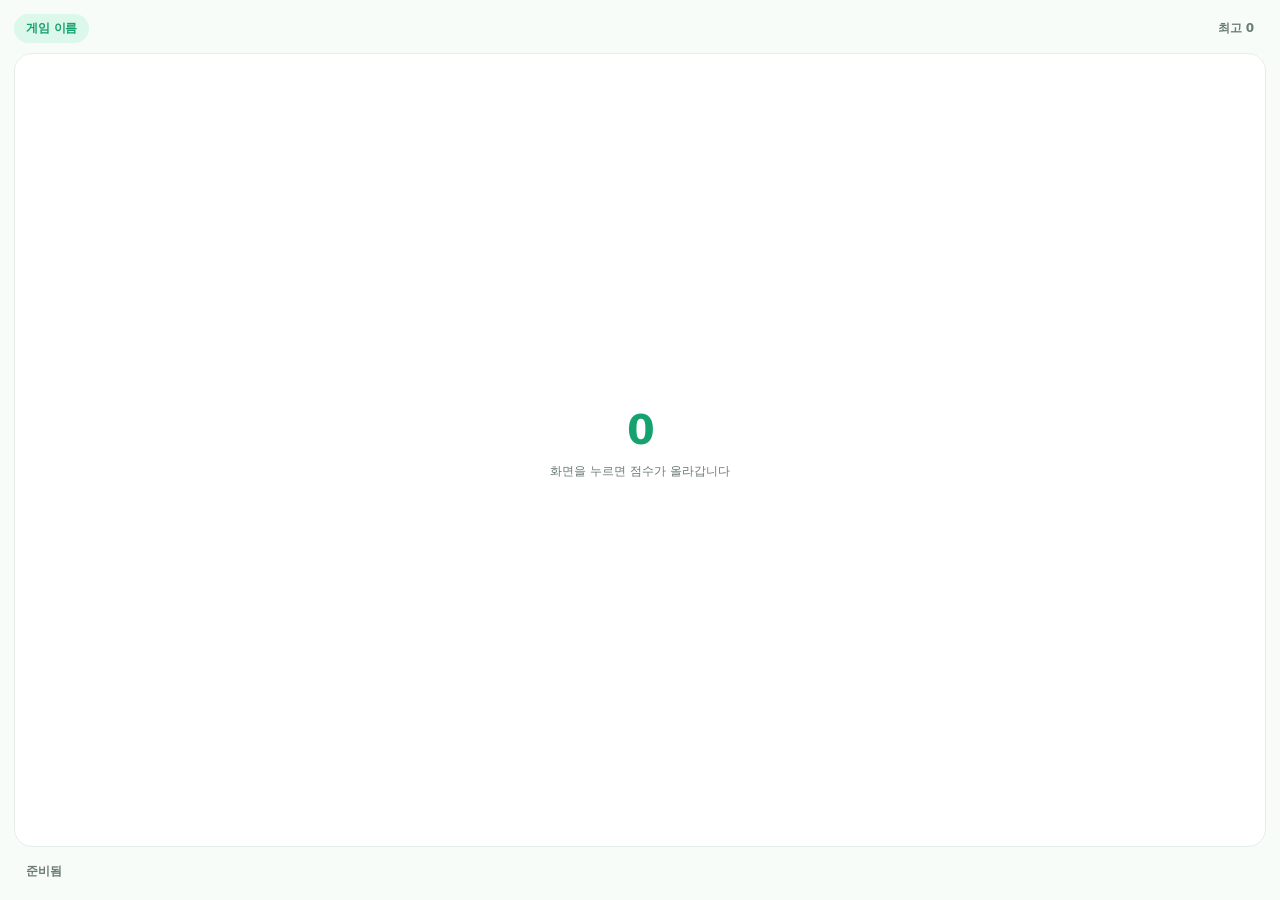
<file: web/games/_template/index.html>
<!DOCTYPE html>
<html lang="ko">
  <head>
    <meta charset="UTF-8" />
    <meta
      name="viewport"
      content="width=device-width, initial-scale=1, maximum-scale=1, user-scalable=no, viewport-fit=cover"
    />
    <title>게임 템플릿</title>
    <!-- 앱 셸과 톤을 맞추는 공용 스타일 -->
    <link rel="stylesheet" href="../mudyogu.css" />
  </head>
  <body>
    <div id="app">
      <div class="hud">
        <div class="chip">게임 이름</div>
        <div class="spacer"></div>
        <div class="chip plain">최고 <span id="best">0</span></div>
      </div>

      <div class="stage">
        <div style="text-align: center; padding: 24px">
          <div class="big" id="score">0</div>
          <p style="font-size: 12px; color: var(--mud-muted)">
            화면을 누르면 점수가 올라갑니다
          </p>
        </div>
      </div>

      <div class="hud">
        <div class="chip plain" id="status">준비됨</div>
      </div>
    </div>

    <!-- ① SDK 로드 -->
    <script src="../mudyogu-sdk.js"></script>
    <script>
      (function () {
        'use strict';

        // ② SDK 인스턴스 생성
        const MUD = MudyoguSDK.create();

        const scoreEl = document.getElementById('score');
        const bestEl = document.getElementById('best');
        const statusEl = document.getElementById('status');

        let score = 0;
        let best = 0;

        // ③ 저장된 상태 복원 (앱이 init 메시지를 보내줍니다)
        MUD.onInit(function (payload) {
          best = Math.max(payload.bestScore || 0, (payload.state || {}).best || 0);
          bestEl.textContent = best;
          statusEl.textContent = payload.state ? '이어하기 준비됨' : '새 게임';
        });

        // ④ 호스트 제어 (일시정지 등)
        MUD.onControl(function (msg) {
          if (msg.type === 'pause') statusEl.textContent = '일시정지';
          if (msg.type === 'resume') statusEl.textContent = '재개';
        });

        // 게임 로직
        document.querySelector('.stage').addEventListener('click', function () {
          score++;
          scoreEl.textContent = score;
          if (score > best) {
            best = score;
            bestEl.textContent = best;
          }
          MUD.vibrate(8);

          // ⑤ 진행상황 저장 (점수 + 임의 상태)
          MUD.save({
            score: score,
            state: { best: best },
            isGameOver: false,
          });
        });

        // ⑥ 준비 완료 알림 (필수!)
        MUD.ready();
      })();
    </script>
  </body>
</html>
</file>
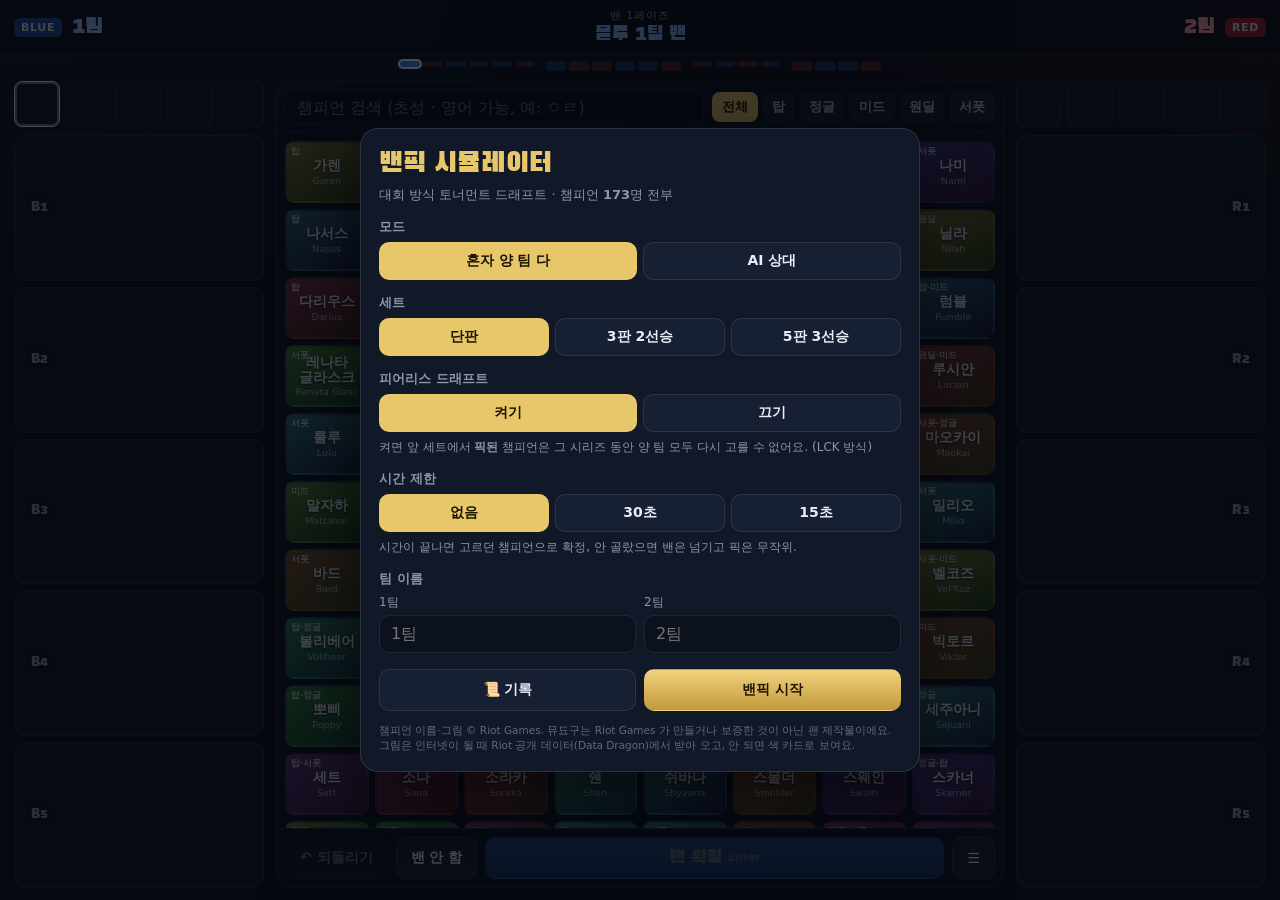
<file: web/games/banpick/index.html>
<!DOCTYPE html>
<html lang="ko">
<head>
<meta charset="UTF-8">
<meta name="viewport" content="width=device-width, initial-scale=1, maximum-scale=1, user-scalable=no, viewport-fit=cover">
<title>밴픽 시뮬레이터</title>
<!-- 오프라인 번들 폰트 (CDN 미사용) -->
<link rel="stylesheet" href="fonts/fonts.css">
<style>
:root{
  --bg:#0a0e17; --panel:#111827; --panel2:#172033; --line:rgba(255,255,255,.09);
  --txt:#e8edf6; --mut:#8a96ab; --gold:#e8c66a; --gold2:#b8913a;
  --blue:#3d8bff; --blue2:#1c4fa3; --red:#ff4d5a; --red2:#a3222c;
  --hfont:'Black Han Sans','Apple SD Gothic Neo','Malgun Gothic',sans-serif;
}
*{box-sizing:border-box;-webkit-tap-highlight-color:transparent}
html,body{margin:0;height:100%;overflow:hidden;background:var(--bg);color:var(--txt);
  font-family:system-ui,-apple-system,'Apple SD Gothic Neo','Malgun Gothic','Noto Sans KR',sans-serif;
  -webkit-user-select:none;user-select:none;overscroll-behavior:none}
button{font:inherit;color:inherit;border:0;background:none;cursor:pointer;padding:0}
input{font:inherit;color:inherit}
.h{font-family:var(--hfont);font-weight:400;letter-spacing:.01em}
.mut{color:var(--mut)}

#app{height:100%;display:flex;flex-direction:column;
  background:radial-gradient(1200px 500px at 0% 0%,rgba(61,139,255,.10),transparent 60%),
             radial-gradient(1200px 500px at 100% 0%,rgba(255,77,90,.10),transparent 60%),var(--bg)}

/* ── 상단 ─────────────────────────────── */
#top{flex:0 0 auto;display:grid;grid-template-columns:1fr auto 1fr;align-items:center;gap:10px;
  padding:8px 14px;border-bottom:1px solid var(--line);background:rgba(10,14,23,.7)}
.tm{display:flex;align-items:center;gap:10px;min-width:0}
.tm.R{justify-content:flex-end}
.tm .nm{font-family:var(--hfont);font-size:22px;white-space:nowrap;overflow:hidden;text-overflow:ellipsis}
.tm.B .nm{color:#9cc4ff}.tm.R .nm{color:#ffa3aa}
.tm .sd{font-size:11px;font-weight:800;padding:3px 7px;border-radius:6px;letter-spacing:.06em}
.tm.B .sd{background:var(--blue2)}.tm.R .sd{background:var(--red2)}
.wins{display:flex;gap:4px}
.wins i{width:11px;height:11px;border-radius:50%;border:2px solid rgba(255,255,255,.35)}
.wins i.on{background:var(--gold);border-color:var(--gold)}
#mid{text-align:center;min-width:220px}
#phase{font-size:11px;color:var(--mut);letter-spacing:.08em}
#turn{font-family:var(--hfont);font-size:20px;line-height:1.15}
#turn.B{color:#8ab8ff}#turn.R{color:#ff8f98}
#timer{font-family:var(--hfont);font-size:15px;color:var(--gold)}
#timer.low{color:var(--red);animation:blink .5s infinite alternate}
@keyframes blink{to{opacity:.35}}

#seq{flex:0 0 auto;display:flex;justify-content:center;gap:3px;padding:6px 10px 0}
#seq b{width:20px;height:6px;border-radius:3px;opacity:.28}
#seq b.B{background:var(--blue)}#seq b.R{background:var(--red)}
#seq b.pk{height:10px}
#seq b.gap{margin-left:8px}
#seq b.done{opacity:.85}
#seq b.now{opacity:1;box-shadow:0 0 0 2px #fff;animation:blink .6s infinite alternate}

/* ── 본문 3단 ─────────────────────────── */
#main{flex:1 1 auto;min-height:0;display:grid;grid-template-columns:minmax(190px,250px) 1fr minmax(190px,250px);
  gap:12px;padding:10px 14px 12px}
.side{min-height:0;display:flex;flex-direction:column;gap:8px}
.bans{display:flex;gap:5px}
.side.R .bans{flex-direction:row-reverse}
.ban{flex:1;aspect-ratio:1;max-height:46px;border-radius:8px;border:1px solid var(--line);background:var(--panel);
  display:flex;align-items:center;justify-content:center;font-size:11px;font-weight:700;position:relative;overflow:hidden;
  text-align:center;line-height:1.1;padding:2px;color:#c9cfdb}
.ban.fill{filter:grayscale(.85) brightness(.75)}
.ban.fill::after{content:'';position:absolute;inset:0;background:linear-gradient(to top right,transparent 46%,rgba(255,77,90,.95) 48%,rgba(255,77,90,.95) 52%,transparent 54%)}
.ban.skip{color:var(--mut)}
.ban.now{border-color:#fff;box-shadow:0 0 0 2px rgba(255,255,255,.4) inset;animation:pulse 1s infinite}
.ban.now.hov{filter:none}
@keyframes pulse{50%{border-color:var(--gold)}}
.picks{flex:1;min-height:0;display:flex;flex-direction:column;gap:6px}
.pick{flex:1;min-height:0;border-radius:12px;border:1px solid var(--line);background:var(--panel);display:flex;align-items:center;
  gap:10px;padding:6px 12px;position:relative;overflow:hidden}
.side.R .pick{flex-direction:row-reverse;text-align:right}
.pick .ord{font-family:var(--hfont);font-size:13px;color:var(--mut);width:24px;flex:0 0 auto;text-align:center}
.pick .info{min-width:0;flex:1}
.pick .cn{font-family:var(--hfont);font-size:clamp(16px,2.2vw,22px);white-space:nowrap;overflow:hidden;text-overflow:ellipsis}
.pick .ce{font-size:10.5px;color:var(--mut);white-space:nowrap;overflow:hidden;text-overflow:ellipsis}
.pick .rl{font-size:11px;font-weight:800;padding:2px 7px;border-radius:6px;background:rgba(255,255,255,.1);flex:0 0 auto}
.side.B .pick.fill{border-color:rgba(61,139,255,.45)}
.side.R .pick.fill{border-color:rgba(255,77,90,.45)}
.pick.now{border-color:#fff;animation:pulse 1s infinite}
.pick.now.hov{opacity:.9}
.pick.empty .cn{color:rgba(255,255,255,.18);font-size:15px}

.center{min-height:0;display:flex;flex-direction:column;background:rgba(17,24,39,.65);border:1px solid var(--line);border-radius:14px;overflow:hidden}
.tools{flex:0 0 auto;display:flex;gap:8px;align-items:center;padding:8px;border-bottom:1px solid var(--line);flex-wrap:wrap}
#q{flex:1 1 160px;min-width:120px;height:34px;border-radius:9px;border:1px solid var(--line);background:#0b111d;padding:0 11px;outline:none;
  -webkit-user-select:text;user-select:text}
#q:focus{border-color:var(--gold2)}
.roles{display:flex;gap:4px;flex-wrap:wrap}
.roles button{height:30px;padding:0 10px;border-radius:8px;background:var(--panel2);font-size:13px;font-weight:700;color:#b9c3d6}
.roles button.on{background:var(--gold);color:#1b1500}
#grid{flex:1 1 auto;min-height:0;overflow-y:auto;padding:8px;display:grid;grid-template-columns:repeat(auto-fill,minmax(80px,1fr));
  gap:6px;align-content:start}
.ch{height:62px;border-radius:9px;background:var(--cbg);position:relative;display:flex;flex-direction:column;align-items:center;justify-content:center;
  padding:3px;text-align:center;border:2px solid transparent;transition:transform .08s}
.ch:hover{transform:translateY(-1px);border-color:rgba(255,255,255,.45)}
.ch .k{font-weight:800;font-size:13.5px;line-height:1.1;word-break:keep-all;text-shadow:0 1px 2px rgba(0,0,0,.6)}
.ch .e{font-size:9.5px;opacity:.65;margin-top:2px;white-space:nowrap;overflow:hidden;text-overflow:ellipsis;max-width:100%}
.ch .r{position:absolute;top:2px;left:4px;font-size:9px;opacity:.75;font-weight:700}
.ch.sel{border-color:var(--gold);box-shadow:0 0 0 2px rgba(232,198,106,.35)}
.ch.off{filter:grayscale(1) brightness(.42);cursor:default;transform:none}
.ch.off:hover{border-color:transparent}
.ch .tag{position:absolute;bottom:2px;right:3px;font-size:9px;font-weight:800;padding:0 4px;border-radius:4px;background:rgba(0,0,0,.65);color:#fff}
/* 챔피언 그림 (인터넷 연결 시) */
.ch{overflow:hidden}
.ch img{position:absolute;inset:0;width:100%;height:100%;object-fit:cover;transform:scale(1.1);opacity:0;pointer-events:none}
.ch.img{height:84px;justify-content:flex-end;padding:0}
.ch.img img{opacity:1}
.ch:not(.img) img{width:1px;height:1px}
.ch.img .k{position:relative;width:100%;padding:12px 2px 3px;font-size:11.5px;background:linear-gradient(transparent,rgba(0,0,0,.88))}
.ch.img .e{display:none}
.ch.img .r{z-index:1;background:rgba(0,0,0,.6);padding:0 3px;border-radius:3px;top:3px;left:3px}
.ch.img .tag{z-index:1;top:3px;bottom:auto;right:3px}
.pick .cn,.pick .ce,.pick .ord{text-shadow:0 1px 3px rgba(0,0,0,.9),0 0 8px rgba(0,0,0,.6)}
.pick .ce{color:#c3cad8}
.ban .bn{position:absolute;left:0;right:0;bottom:0;font-size:9px;padding:1px 0;background:rgba(0,0,0,.7);white-space:nowrap;overflow:hidden;text-overflow:ellipsis;z-index:1}
.lu .p .ic{width:30px;height:30px;border-radius:6px;background-size:115%;background-position:center;flex:0 0 auto;margin:-2px 0}
.credit{font-size:10.5px;color:#5f6b80;margin-top:12px;line-height:1.45}
#none{display:none;grid-column:1/-1;text-align:center;color:var(--mut);padding:30px 0}
.ctrl{flex:0 0 auto;display:flex;gap:8px;padding:8px;border-top:1px solid var(--line);align-items:center}
.btn{height:42px;padding:0 14px;border-radius:10px;background:var(--panel2);font-weight:800;font-size:14px;display:flex;align-items:center;justify-content:center;gap:6px;
  border:1px solid var(--line)}
.btn:hover{filter:brightness(1.18)}
.btn[disabled]{opacity:.4;cursor:default;filter:none}
.btn.gold{background:linear-gradient(#f0d27c,#c49a3e);color:#211600;border-color:transparent}
.btn.lock{flex:1;font-family:var(--hfont);font-weight:400;font-size:19px}
.btn.B{background:linear-gradient(#4b95ff,#235fc4);border-color:transparent}
.btn.R{background:linear-gradient(#ff5d69,#bd2b37);border-color:transparent}
.btn.sm{height:34px;font-size:13px;padding:0 10px}
#aiWait{display:none;position:absolute;inset:0;align-items:center;justify-content:center;font-family:var(--hfont);font-size:20px;
  background:rgba(10,14,23,.35);pointer-events:none}
.gridWrap{position:relative;flex:1 1 auto;min-height:0;display:flex;flex-direction:column}
.ai #aiWait{display:flex}
.ai #grid{pointer-events:none}

/* ── 창 ─────────────────────────────── */
.modal{position:fixed;inset:0;display:none;align-items:flex-start;justify-content:center;padding:14px;background:rgba(4,6,12,.72);z-index:10;overflow-y:auto}
.modal.on{display:flex}
.card{margin:auto;background:#111827;border:1px solid rgba(255,255,255,.12);border-radius:18px;padding:18px;width:min(560px,100%);
  box-shadow:0 20px 60px rgba(0,0,0,.5);animation:pop .25s cubic-bezier(.2,1.3,.4,1)}
.card.wide{width:min(860px,100%)}
@keyframes pop{from{transform:scale(.92);opacity:0}to{transform:none;opacity:1}}
.card h2{margin:0 0 4px;font-family:var(--hfont);font-weight:400;font-size:28px;color:var(--gold)}
.card h3{margin:14px 0 6px;font-size:13px;color:var(--mut);font-weight:700}
.seg{display:flex;gap:6px;flex-wrap:wrap}
.seg button{flex:1;min-width:90px;height:38px;border-radius:10px;background:var(--panel2);border:1px solid var(--line);font-weight:700;font-size:14px}
.seg button.on{background:var(--gold);color:#1b1500;border-color:transparent}
.names{display:grid;grid-template-columns:1fr 1fr;gap:8px}
.names input{height:38px;border-radius:10px;border:1px solid var(--line);background:#0b111d;padding:0 11px;outline:none;width:100%;
  -webkit-user-select:text;user-select:text}
.names label{font-size:12px;color:var(--mut);display:block;margin-bottom:4px}
.note{font-size:12px;color:var(--mut);margin-top:6px;line-height:1.5}
.row{display:flex;gap:8px;margin-top:16px;flex-wrap:wrap}
.row>.btn{flex:1}

.lineups{display:grid;grid-template-columns:1fr 1fr;gap:10px;margin-top:10px}
.lu{border-radius:12px;padding:10px;border:1px solid var(--line)}
.lu.B{background:rgba(61,139,255,.08);border-color:rgba(61,139,255,.35)}
.lu.R{background:rgba(255,77,90,.08);border-color:rgba(255,77,90,.35)}
.lu .t{font-family:var(--hfont);font-size:18px;margin-bottom:6px}
.lu.B .t{color:#9cc4ff}.lu.R .t{color:#ffa3aa}
.lu .p{display:flex;align-items:center;gap:8px;padding:6px 8px;border-radius:8px;margin-bottom:4px;background:var(--cbg);cursor:pointer;border:2px solid transparent}
.lu .p.sw{border-color:var(--gold)}
.lu .p .rl{font-size:11px;font-weight:800;width:34px;opacity:.85}
.lu .p .n{font-weight:800}
.lu .bb{font-size:11.5px;color:var(--mut);margin-top:6px;line-height:1.5}
.hist{max-height:55vh;overflow-y:auto;margin-top:8px;display:flex;flex-direction:column;gap:8px}
.hi{border:1px solid var(--line);border-radius:12px;padding:10px;background:#0d1320;font-size:12.5px;line-height:1.55}
.hi .hd{display:flex;justify-content:space-between;gap:8px;font-weight:800;margin-bottom:4px}
.hi .bl{color:#9cc4ff}.hi .rd{color:#ffa3aa}
.win{color:var(--gold);font-weight:800}
.top10{display:grid;grid-template-columns:1fr 1fr;gap:10px;font-size:12.5px}
.top10 ol{margin:0;padding-left:20px;line-height:1.6}
.toast{position:fixed;left:50%;bottom:24px;transform:translateX(-50%);background:#000c;padding:9px 16px;border-radius:10px;font-size:14px;
  z-index:20;opacity:0;transition:opacity .2s;pointer-events:none}
.toast.on{opacity:1}
.kbd{font-size:11px;opacity:.6;font-family:inherit}

/* ── 좁은 화면 (폰) ─────────────────── */
@media (max-width:860px){
  #top{padding:6px 10px;gap:6px}
  .tm .nm{font-size:16px}
  .tm .sd{display:none}
  #mid{min-width:0}
  #turn{font-size:16px}
  #seq b{width:11px}
  #main{grid-template-columns:1fr 1fr;grid-template-rows:auto 1fr;gap:8px;padding:8px}
  .center{grid-column:1/-1;grid-row:2}
  .side.B{grid-column:1;grid-row:1}.side.R{grid-column:2;grid-row:1}
  .side{gap:5px}
  .ban{max-height:30px;font-size:9px;border-radius:6px}
  .picks{flex:0 0 auto;gap:3px}
  .pick{flex:0 0 auto;height:30px;padding:2px 7px;gap:6px;border-radius:7px}
  .pick .ord{display:none}
  .pick .ce{display:none}
  .pick .cn{font-size:13px;font-family:inherit;font-weight:800}
  .pick.empty .cn{font-size:12px}
  .pick .rl{font-size:9.5px;padding:1px 5px}
  #grid{grid-template-columns:repeat(auto-fill,minmax(68px,1fr));gap:5px}
  .ch{height:52px}.ch .k{font-size:12px}
  .ch.img{height:72px}.ch.img .k{font-size:11px}
  .btn.lock{font-size:16px}
  .lineups{grid-template-columns:1fr}
  .top10{grid-template-columns:1fr}
  .kbd{display:none}
}
@media (max-height:620px) and (min-width:861px){
  .pick .ce{display:none}
}
</style>
</head>
<body>
<div id="app">
  <header id="top">
    <div class="tm B"><span class="sd">BLUE</span><span class="nm" id="nmB">블루</span><span class="wins" id="wB"></span></div>
    <div id="mid"><div id="phase">밴 1페이즈</div><div id="turn">-</div><div id="timer"></div></div>
    <div class="tm R"><span class="wins" id="wR"></span><span class="nm" id="nmR">레드</span><span class="sd">RED</span></div>
  </header>
  <div id="seq"></div>
  <div id="main">
    <section class="side B"><div class="bans" id="bansB"></div><div class="picks" id="picksB"></div></section>
    <section class="center" id="center">
      <div class="tools">
        <input id="q" type="search" placeholder="챔피언 검색 (초성 · 영어 가능, 예: ㅇㄹ)" autocomplete="off">
        <div class="roles" id="roles"></div>
      </div>
      <div class="gridWrap"><div id="grid"></div><div id="aiWait">AI 가 고르는 중…</div></div>
      <div class="ctrl">
        <button class="btn" id="bUndo" title="되돌리기 (Ctrl+Z)">↶ 되돌리기</button>
        <button class="btn" id="bSkip" title="이번 밴 넘기기">밴 안 함</button>
        <button class="btn gold lock" id="bLock">확정 <span class="kbd">Enter</span></button>
        <button class="btn" id="bMenu" title="설정 · 기록">☰</button>
      </div>
    </section>
    <section class="side R"><div class="bans" id="bansR"></div><div class="picks" id="picksR"></div></section>
  </div>
</div>

<!-- 설정 -->
<div class="modal" id="mSetup"><div class="card">
  <h2>밴픽 시뮬레이터</h2>
  <div class="mut" style="font-size:13px">대회 방식 토너먼트 드래프트 · 챔피언 <b id="chCount"></b>명 전부</div>
  <h3>모드</h3>
  <div class="seg" data-k="mode"><button data-v="local">혼자 양 팀 다</button><button data-v="ai">AI 상대</button></div>
  <div id="sideRow"><h3>내 진영 (1세트)</h3>
    <div class="seg" data-k="userSide"><button data-v="B">🔵 블루 (선픽)</button><button data-v="R">🔴 레드 (막픽)</button></div></div>
  <h3>세트</h3>
  <div class="seg" data-k="bo"><button data-v="1">단판</button><button data-v="3">3판 2선승</button><button data-v="5">5판 3선승</button></div>
  <h3>피어리스 드래프트</h3>
  <div class="seg" data-k="fearless"><button data-v="1">켜기</button><button data-v="0">끄기</button></div>
  <div class="note">켜면 앞 세트에서 <b>픽된</b> 챔피언은 그 시리즈 동안 양 팀 모두 다시 고를 수 없어요. (LCK 방식)</div>
  <h3>시간 제한</h3>
  <div class="seg" data-k="timer"><button data-v="0">없음</button><button data-v="30">30초</button><button data-v="15">15초</button></div>
  <div class="note">시간이 끝나면 고르던 챔피언으로 확정, 안 골랐으면 밴은 넘기고 픽은 무작위.</div>
  <h3>팀 이름</h3>
  <div class="names">
    <div><label id="lbA">1팀</label><input id="nA" maxlength="12"></div>
    <div><label id="lbB">2팀</label><input id="nB" maxlength="12"></div>
  </div>
  <div class="row">
    <button class="btn" id="bHist">📜 기록</button>
    <button class="btn" id="bResume" style="display:none">이어서 하기</button>
    <button class="btn gold" id="bStart">밴픽 시작</button>
  </div>
  <div class="credit">챔피언 이름·그림 © Riot Games. 뮤됴구는 Riot Games 가 만들거나 보증한 것이 아닌 팬 제작물이에요.
    그림은 인터넷이 될 때 Riot 공개 데이터(Data Dragon)에서 받아 오고, 안 되면 색 카드로 보여요.</div>
</div></div>

<!-- 결과 -->
<div class="modal" id="mResult"><div class="card wide">
  <h2 id="rTitle">밴픽 완료</h2>
  <div class="mut" style="font-size:12.5px" id="rSub">같은 팀 안에서 챔피언 두 개를 누르면 포지션을 바꿀 수 있어요.</div>
  <div class="lineups" id="rLineups"></div>
  <div id="rWinWrap"><h3 id="rWinQ">이긴 팀은?</h3>
    <div class="row" style="margin-top:6px"><button class="btn B" id="bWinB"></button><button class="btn R" id="bWinR"></button></div></div>
  <div class="row" id="rNext"></div>
  <div class="row">
    <button class="btn sm" id="bCopy">📋 텍스트 복사</button>
    <button class="btn sm" id="bRUndo">↶ 마지막 픽 되돌리기</button>
    <button class="btn sm" id="bRMenu">☰ 설정</button>
  </div>
</div></div>

<!-- 기록 -->
<div class="modal" id="mHist"><div class="card wide">
  <h2>밴픽 기록</h2>
  <div class="mut" style="font-size:12.5px" id="hSum"></div>
  <div class="top10" id="hTop"></div>
  <div class="hist" id="hList"></div>
  <div class="row"><button class="btn sm" id="bHClear">기록 지우기</button><button class="btn gold" id="bHClose">닫기</button></div>
</div></div>

<div class="toast" id="toast"></div>

<script src="../mudyogu-sdk.js"></script>
<script>
(function () {
'use strict';
const MUD = window.MudyoguSDK
  ? MudyoguSDK.create()
  : { isEmbedded:false, ready(){}, save(){}, saveCode(){}, requestCode(){},
      onCode(){}, onInit(){}, onControl(){}, score(){}, vibrate(){} };

/* ── 챔피언 173명 (2026 로크까지) · 영어,한글,포지션(주 포지션 먼저) ──
   T 탑 · J 정글 · M 미드 · A 원딜 · S 서폿 */
const RAW = `Aatrox,아트록스,T
Ahri,아리,M
Akali,아칼리,MT
Akshan,아크샨,MT
Alistar,알리스타,S
Ambessa,암베사,T
Amumu,아무무,JS
Anivia,애니비아,M
Annie,애니,MS
Aphelios,아펠리오스,A
Ashe,애쉬,AS
Aurelion Sol,아우렐리온 솔,M
Aurora,오로라,MT
Azir,아지르,M
Bard,바드,S
Bel'Veth,벨베스,J
Blitzcrank,블리츠크랭크,S
Brand,브랜드,SMJ
Braum,브라움,S
Briar,브라이어,J
Caitlyn,케이틀린,A
Camille,카밀,TS
Cassiopeia,카시오페아,MT
Cho'Gath,초가스,TM
Corki,코르키,MA
Darius,다리우스,T
Diana,다이애나,JM
Dr. Mundo,문도 박사,TJ
Draven,드레이븐,A
Ekko,에코,JM
Elise,엘리스,JS
Evelynn,이블린,J
Ezreal,이즈리얼,A
Fiddlesticks,피들스틱,JS
Fiora,피오라,T
Fizz,피즈,M
Galio,갈리오,MS
Gangplank,갱플랭크,T
Garen,가렌,T
Gnar,나르,T
Gragas,그라가스,JTS
Graves,그레이브즈,J
Gwen,그웬,TJ
Hecarim,헤카림,J
Heimerdinger,하이머딩거,MST
Hwei,흐웨이,MS
Illaoi,일라오이,T
Irelia,이렐리아,TM
Ivern,아이번,J
Janna,잔나,S
Jarvan IV,자르반 4세,J
Jax,잭스,TJ
Jayce,제이스,TM
Jhin,진,A
Jinx,징크스,A
K'Sante,크산테,T
Kai'Sa,카이사,A
Kalista,칼리스타,A
Karma,카르마,SM
Karthus,카서스,JM
Kassadin,카사딘,M
Katarina,카타리나,M
Kayle,케일,T
Kayn,케인,J
Kennen,케넨,T
Kha'Zix,카직스,J
Kindred,킨드레드,J
Kled,클레드,T
Kog'Maw,코그모,A
LeBlanc,르블랑,M
Lee Sin,리 신,J
Leona,레오나,S
Lillia,릴리아,J
Lissandra,리산드라,M
Locke,로크,M
Lucian,루시안,AM
Lulu,룰루,S
Lux,럭스,SM
Malphite,말파이트,T
Malzahar,말자하,M
Maokai,마오카이,SJT
Master Yi,마스터 이,J
Mel,멜,MS
Milio,밀리오,S
Miss Fortune,미스 포츈,A
Mordekaiser,모데카이저,T
Morgana,모르가나,S
Naafiri,나피리,M
Nami,나미,S
Nasus,나서스,T
Nautilus,노틸러스,S
Neeko,니코,MS
Nidalee,니달리,J
Nilah,닐라,A
Nocturne,녹턴,J
Nunu & Willump,누누와 윌럼프,J
Olaf,올라프,TJ
Orianna,오리아나,M
Ornn,오른,T
Pantheon,판테온,TSM
Poppy,뽀삐,TJS
Pyke,파이크,S
Qiyana,키아나,M
Quinn,퀸,T
Rakan,라칸,S
Rammus,람머스,J
Rek'Sai,렉사이,J
Rell,렐,S
Renata Glasc,레나타 글라스크,S
Renekton,레넥톤,T
Rengar,렝가,JT
Riven,리븐,T
Rumble,럼블,TM
Ryze,라이즈,MT
Samira,사미라,A
Sejuani,세주아니,J
Senna,세나,SA
Seraphine,세라핀,SM
Sett,세트,TS
Shaco,샤코,J
Shen,쉔,TS
Shyvana,쉬바나,J
Singed,신지드,T
Sion,사이온,T
Sivir,시비르,A
Skarner,스카너,JT
Smolder,스몰더,A
Sona,소나,S
Soraka,소라카,S
Swain,스웨인,SMT
Sylas,사일러스,MJ
Syndra,신드라,M
Tahm Kench,탐 켄치,TS
Taliyah,탈리야,MJ
Talon,탈론,MJ
Taric,타릭,S
Teemo,티모,T
Thresh,쓰레쉬,S
Tristana,트리스타나,AM
Trundle,트런들,JT
Tryndamere,트린다미어,T
Twisted Fate,트위스티드 페이트,M
Twitch,트위치,A
Udyr,우디르,J
Urgot,우르곳,T
Varus,바루스,A
Vayne,베인,AT
Veigar,베이가,M
Vel'Koz,벨코즈,SM
Vex,벡스,M
Vi,바이,J
Viego,비에고,J
Viktor,빅토르,M
Vladimir,블라디미르,MT
Volibear,볼리베어,TJ
Warwick,워윅,J
Wukong,오공,JT
Xayah,자야,A
Xerath,제라스,MS
Xin Zhao,신 짜오,J
Yasuo,야스오,MT
Yone,요네,MT
Yorick,요릭,T
Yunara,유나라,A
Yuumi,유미,S
Zaahen,자헨,T
Zac,자크,J
Zed,제드,M
Zeri,제리,A
Ziggs,직스,MA
Zilean,질리언,S
Zoe,조이,M
Zyra,자이라,S`;

/* AI 가 좋아하는 대회 단골 챔피언 (가중치만 줌) */
const POP = new Set(('Azir,Orianna,Taliyah,Sylas,Ahri,Corki,Yone,Aurora,Viktor,Syndra,Galio,Ryze,Mel,Hwei,Locke,LeBlanc,'
  + 'Xayah,Kai\'Sa,Varus,Ezreal,Jhin,Kalista,Ashe,Zeri,Aphelios,Lucian,Smolder,Yunara,Caitlyn,Sivir,Corki,'
  + 'Rell,Rakan,Nautilus,Renata Glasc,Leona,Braum,Alistar,Poppy,Thresh,Bard,Neeko,Karma,Milio,'
  + 'Lee Sin,Vi,Xin Zhao,Wukong,Maokai,Sejuani,Jarvan IV,Viego,Nidalee,Pantheon,Skarner,Trundle,Lillia,'
  + 'K\'Sante,Rumble,Jax,Gnar,Renekton,Aatrox,Ambessa,Jayce,Gragas,Ornn,Sion,Kennen,Camille,Zaahen,Gwen').split(','));

/* ── 챔피언 그림: Riot Data Dragon (인터넷 될 때만, 안 되면 색 카드 그대로) ── */
const DD = 'https://ddragon.leagueoflegends.com';
const K_DD = 'banpick.dd';
const DD_KEY = {'Wukong':'MonkeyKing','Nunu & Willump':'Nunu','Renata Glasc':'Renata',"Bel'Veth":'Belveth',"Cho'Gath":'Chogath',
  "Kai'Sa":'Kaisa',"Kha'Zix":'Khazix',"Vel'Koz":'Velkoz','LeBlanc':'Leblanc'};
let art = (function(){ try { return JSON.parse(localStorage.getItem(K_DD)) || {}; } catch (e) { return {}; } })();
if (!art.ids) art.ids = {};
if (!art.extra) art.extra = [];
function ddKey(en){ return art.ids[en] || DD_KEY[en] || en.replace(/[^A-Za-z0-9]/g, ''); }
function iconUrl(id){ return art.v ? `${DD}/cdn/${art.v}/img/champion/${ddKey(id)}.png` : ''; }
function splashUrl(id){ return art.v ? `${DD}/cdn/img/champion/centered/${ddKey(id)}_0.jpg` : ''; }
/* 배경: 그림이 실패해도 아래 색 카드가 보이도록 겹쳐 그림 */
function cssUrl(u){ return u ? `url("${u}")` : ''; }
function splashBg(ch, side){
  const u = splashUrl(ch.id);
  if (!u) return `background:${ch.bg}`;
  const fade = side === 'R' ? 'to left' : 'to right';
  return `background:linear-gradient(${fade},rgba(8,11,19,.82) 0%,rgba(8,11,19,.35) 55%,rgba(8,11,19,.1)),${cssUrl(u)} center 22%/cover no-repeat,${ch.bg}`;
}
function iconBg(ch){ const u = iconUrl(ch.id); return u ? `background:${cssUrl(u)} center/115% no-repeat,${ch.bg}` : `background:${ch.bg}`; }

const ROLES = ['T','J','M','A','S'];
const RN = {T:'탑',J:'정글',M:'미드',A:'원딜',S:'서폿'};
const ALIAS = {'미포':'Miss Fortune','트페':'Twisted Fate','블츠':'Blitzcrank','아우솔':'Aurelion Sol','탐켄':'Tahm Kench',
  '잘반':'Jarvan IV','하딩':'Heimerdinger','케틀':'Caitlyn','트타':'Tristana','볼베':'Volibear','쓰레시':'Thresh','스레쉬':'Thresh',
  '쓰렉':'Thresh','tf':'Twisted Fate','mf':'Miss Fortune','j4':'Jarvan IV','ls':'Lee Sin','누누':'Nunu & Willump','레나타':'Renata Glasc',
  '마이':'Master Yi','블라디':'Vladimir','피들':'Fiddlesticks','쉬바':'Shyvana','카타':'Katarina','르블':'LeBlanc','갈리':'Galio',
  '애니비':'Anivia','오리':'Orianna','빅토':'Viktor','카사':'Kassadin','세주':'Sejuani','카밀':'Camille','이렐':'Irelia'};

const CHO = 'ㄱㄲㄴㄷㄸㄹㅁㅂㅃㅅㅆㅇㅈㅉㅊㅋㅌㅍㅎ';
function cho(s){let o='';for(const c of s){const n=c.charCodeAt(0)-0xAC00;o+=(n>=0&&n<11172)?CHO[Math.floor(n/588)]:c;}return o;}
const norm = (s) => s.toLowerCase().replace(/[\s'.&]/g,'');
function hue(s){let h=7;for(const c of s)h=(h*31+c.charCodeAt(0))>>>0;return h%360;}

const CHAMPS = RAW.trim().split('\n').concat(art.extra).map((l) => {
  const [en, ko, r] = l.split(',');
  const h = hue(en);
  return { id: en, en, ko, roles: r.split(''), pop: POP.has(en),
    bg: `linear-gradient(150deg,hsl(${h},42%,34%),hsl(${(h+40)%360},48%,17%))`,
    nk: norm(ko), ne: norm(en), ck: cho(ko.replace(/\s/g,'')) };
}).sort((a, b) => a.ko.localeCompare(b.ko, 'ko'));
const BY = {}; CHAMPS.forEach((c) => { BY[c.id] = c; });
for (const k in ALIAS) if (BY[ALIAS[k]]) (BY[ALIAS[k]].al = BY[ALIAS[k]].al || []).push(norm(k));

/* 대회 토너먼트 드래프트 순서 (20단계) */
const SEQ = [
  ['B','ban'],['R','ban'],['B','ban'],['R','ban'],['B','ban'],['R','ban'],
  ['B','pick'],['R','pick'],['R','pick'],['B','pick'],['B','pick'],['R','pick'],
  ['R','ban'],['B','ban'],['R','ban'],['B','ban'],
  ['R','pick'],['B','pick'],['B','pick'],['R','pick'],
].map(([side, type]) => ({ side, type }));
function phaseName(i){return i<6?'밴 1페이즈':i<12?'픽 1페이즈':i<16?'밴 2페이즈':'픽 2페이즈';}
const other = (s) => (s === 'B' ? 'R' : 'B');

/* 포지션 자동 배치 (120가지 중 가장 잘 맞는 것) */
const PERMS = [];
(function perm(a, rest){ if(!rest.length){PERMS.push(a);return;} rest.forEach((r,i)=>perm(a.concat(r), rest.slice(0,i).concat(rest.slice(i+1)))); })([], ROLES);
function roleScore(id, r){ const i = BY[id] ? BY[id].roles.indexOf(r) : -1; return i < 0 ? -3 : 4 - i; }
function assign(ids){
  let best = null, bs = -1e9;
  for (const p of PERMS) { let s = 0; for (let i = 0; i < ids.length; i++) s += roleScore(ids[i], p[i]); if (s > bs) { bs = s; best = p; } }
  return best.slice(0, ids.length);
}
function openRoles(ids){ const used = assign(ids); return ROLES.filter((r) => !used.includes(r)); }
function lineupOf(ids){ const a = assign(ids); return ROLES.map((r) => ids[a.indexOf(r)] || null); }

/* ── 저장 ─────────────────────────────── */
const K_STATE = 'banpick.state', K_CFG = 'banpick.cfg', K_HIST = 'banpick.history';
function lsGet(k, d){ try { const v = localStorage.getItem(k); return v ? JSON.parse(v) : d; } catch (e) { return d; } }
function lsSet(k, v){ try { localStorage.setItem(k, JSON.stringify(v)); } catch (e) {} }

let cfg = Object.assign({ mode:'local', userSide:'B', bo:1, fearless:1, timer:0, nA:'', nB:'' }, lsGet(K_CFG, {}));
let st = lsGet(K_STATE, null);   // { cfg, wins:{A,B}, games:[], cur:{blue,step,bans,picks,hover,done,lineup,histId}, snaps:[], over }
let hist = lsGet(K_HIST, []);
function persist(){ lsSet(K_STATE, st); }

function nameOf(team){ const c = st ? st.cfg : cfg; const n = team === 'A' ? c.nA : c.nB;
  if (n) return n; if (c.mode === 'ai') return team === 'A' ? '나' : 'AI'; return team === 'A' ? '1팀' : '2팀'; }
function teamOf(side){ return side === 'B' ? st.cur.blue : (st.cur.blue === 'A' ? 'B' : 'A'); }
function sideOfTeam(team){ return st.cur.blue === team ? 'B' : 'R'; }
function curSet(){ return st.games.length + 1 - (st.cur.winner && st.cfg.bo > 1 ? 1 : 0); }
function isUserStep(){ if (!st || st.cur.done) return false; if (st.cfg.mode !== 'ai') return true; return teamOf(SEQ[st.cur.step].side) === 'A'; }

function fearlessSet(){ const s = new Set(); if (!st || !st.cfg.fearless) return s;
  st.games.forEach((g) => { g.picks.B.concat(g.picks.R).forEach((id) => s.add(id)); }); return s; }
function statusOf(id){
  const c = st.cur;
  if (c.bans.B.includes(id) || c.bans.R.includes(id)) return '밴';
  if (c.picks.B.includes(id) || c.picks.R.includes(id)) return '픽';
  if (fearlessSet().has(id)) return '사용됨';
  return '';
}
const avail = (id) => !statusOf(id);

/* ── 화면 요소 ───────────────────────── */
const $ = (id) => document.getElementById(id);
const esc = (s) => String(s).replace(/[&<>"']/g, (c) => ({'&':'&amp;','<':'&lt;','>':'&gt;','"':'&quot;',"'":'&#39;'}[c]));
let roleF = 'all', query = '';
$('chCount').textContent = CHAMPS.length;

/* 역할 탭 */
$('roles').innerHTML = [['all','전체']].concat(ROLES.map((r) => [r, RN[r]])).map(([v, t]) => `<button data-r="${v}">${t}</button>`).join('');
$('roles').addEventListener('click', (e) => { const b = e.target.closest('button'); if (!b) return; roleF = b.dataset.r; renderGrid(); });

/* 챔피언 칸 (한 번만 만들고 상태만 바꿈) */
const tiles = {};
CHAMPS.forEach((c) => {
  const d = document.createElement('button');
  d.className = 'ch'; d.style.setProperty('--cbg', c.bg); d.title = `${c.ko} (${c.en}) · ${c.roles.map((r) => RN[r]).join('/')}`;
  d.innerHTML = `<img alt="" loading="lazy" decoding="async"><span class="r">${c.roles.map((r) => RN[r]).slice(0, 2).join('·')}</span><span class="k">${c.ko}</span><span class="e">${c.en}</span><span class="tag" style="display:none"></span>`;
  const im = d.querySelector('img');
  im.addEventListener('load', () => d.classList.add('img'));
  im.addEventListener('error', () => { d.classList.remove('img'); im.removeAttribute('src'); });
  d.addEventListener('click', () => onTile(c.id));
  d.addEventListener('dblclick', () => { if (st && st.cur.hover === c.id) lockIn(); });
  tiles[c.id] = d; $('grid').appendChild(d);
});
function applyArt(){ CHAMPS.forEach((c) => { const u = iconUrl(c.id); const im = tiles[c.id].querySelector('img');
  if (u && im.getAttribute('src') !== u) im.src = u; }); }
applyArt();
const noneEl = document.createElement('div'); noneEl.id = 'none'; noneEl.textContent = '찾는 챔피언이 없어요'; $('grid').appendChild(noneEl);

function matches(c){
  if (roleF !== 'all' && !c.roles.includes(roleF)) return false;
  if (!query) return true;
  const q = norm(query);
  if (c.nk.includes(q) || c.ne.includes(q)) return true;
  if (/^[ㄱ-ㅎ]+$/.test(q) && c.ck.startsWith(q)) return true;
  if (c.al && c.al.some((a) => a.startsWith(q))) return true;
  return false;
}
function renderGrid(){
  document.querySelectorAll('#roles button').forEach((b) => b.classList.toggle('on', b.dataset.r === roleF));
  let shown = 0;
  CHAMPS.forEach((c) => {
    const t = tiles[c.id]; const m = matches(c); t.style.display = m ? '' : 'none'; if (m) shown++;
    const s = st ? statusOf(c.id) : '';
    t.classList.toggle('off', !!s); t.classList.toggle('sel', !!st && st.cur.hover === c.id);
    const tag = t.querySelector('.tag'); tag.style.display = s ? '' : 'none'; tag.textContent = s;
  });
  noneEl.style.display = shown ? 'none' : 'block';
}

function onTile(id){
  if (!st || st.cur.done || !isUserStep() || !avail(id)) return;
  st.cur.hover = st.cur.hover === id ? null : id;
  persist(); render();
}

/* ── 그리기 ─────────────────────────── */
function render(){
  if (!st) return;
  const c = st.cur, step = c.step, s = SEQ[step];
  ['B','R'].forEach((side) => {
    const team = teamOf(side);
    $('nm' + side).textContent = nameOf(team);
    const need = Math.ceil(st.cfg.bo / 2);
    $('w' + side).innerHTML = st.cfg.bo > 1 ? Array.from({ length: need }, (_, i) => `<i class="${i < st.wins[team] ? 'on' : ''}"></i>`).join('') : '';
    // 밴
    let bh = '';
    for (let i = 0; i < 5; i++) {
      const id = c.bans[side][i];
      const isNow = !c.done && s && s.side === side && s.type === 'ban' && c.bans[side].length === i;
      const lab = (ch) => (art.v ? `<span class="bn">${ch.ko}</span>` : ch.ko);
      if (id !== undefined) bh += id ? `<div class="ban fill" title="${BY[id].ko}" style='${iconBg(BY[id])}'>${lab(BY[id])}</div>` : `<div class="ban skip">—</div>`;
      else if (isNow && c.hover) bh += `<div class="ban now hov" title="${BY[c.hover].ko}" style='${iconBg(BY[c.hover])}'>${lab(BY[c.hover])}</div>`;
      else bh += `<div class="ban${isNow ? ' now' : ''}"></div>`;
    }
    $('bans' + side).innerHTML = bh;
    // 픽
    const ids = c.picks[side], roles = assign(ids);
    let ph = '';
    for (let i = 0; i < 5; i++) {
      const id = ids[i];
      const isNow = !c.done && s && s.side === side && s.type === 'pick' && ids.length === i;
      const ord = side + (i + 1);
      if (id) {
        const ch = BY[id];
        ph += `<div class="pick fill" style='${splashBg(ch, side)}'><span class="ord">${ord}</span><div class="info"><div class="cn">${ch.ko}</div><div class="ce">${ch.en}</div></div><span class="rl">${RN[roles[i]]}</span></div>`;
      } else if (isNow && c.hover) {
        const ch = BY[c.hover];
        ph += `<div class="pick now hov" style='${splashBg(ch, side)}'><span class="ord">${ord}</span><div class="info"><div class="cn">${ch.ko}</div><div class="ce">고르는 중…</div></div></div>`;
      } else {
        ph += `<div class="pick empty${isNow ? ' now' : ''}"><span class="ord">${ord}</span><div class="info"><div class="cn">${isNow ? '선택 중' : ''}</div></div></div>`;
      }
    }
    $('picks' + side).innerHTML = ph;
  });
  // 가운데 위
  const gi = curSet();
  const fl = st.cfg.fearless && st.cfg.bo > 1 && fearlessSet().size ? ` · 피어리스 ${fearlessSet().size}명 잠김` : '';
  const setTxt = st.cfg.bo > 1 ? `${gi}세트 · ` : '';
  if (c.done) {
    $('phase').textContent = setTxt + '밴픽 완료' + fl;
    $('turn').textContent = '밴픽 완료'; $('turn').className = '';
  } else {
    $('phase').textContent = setTxt + phaseName(step) + fl;
    $('turn').textContent = `${s.side === 'B' ? '블루' : '레드'} ${nameOf(teamOf(s.side))} ${s.type === 'ban' ? '밴' : '픽'}`;
    $('turn').className = s.side;
  }
  $('seq').innerHTML = SEQ.map((q, i) => `<b class="${q.side}${q.type === 'pick' ? ' pk' : ''}${i === 6 || i === 12 || i === 16 ? ' gap' : ''}${i < step || c.done ? ' done' : ''}${i === step && !c.done ? ' now' : ''}" title="${i + 1}. ${q.side === 'B' ? '블루' : '레드'} ${q.type === 'ban' ? '밴' : '픽'}"></b>`).join('');
  // 아래 버튼
  const user = isUserStep();
  $('center').classList.toggle('ai', !c.done && !user);
  $('bLock').disabled = !user || !c.hover;
  $('bLock').className = 'btn lock ' + (c.done ? 'gold' : s.side);
  $('bLock').innerHTML = c.done ? '결과 보기' : user ? `${s.type === 'ban' ? '밴' : '픽'} 확정 <span class="kbd">Enter</span>` : 'AI 차례';
  if (c.done) $('bLock').disabled = false;
  $('bSkip').style.display = !c.done && s.type === 'ban' && user ? '' : 'none';
  $('bUndo').disabled = !st.snaps.length || st.over || !!(c.winner && st.cfg.bo > 1);
  renderGrid(); renderTimer();
}

/* ── 진행 ─────────────────────────── */
let aiToken = 0, deadline = 0, paused = false, pausedLeft = 0;

function lockIn(id){
  if (!st) return;
  const c = st.cur;
  if (c.done) { openResult(); return; }
  const s = SEQ[c.step];
  if (id === undefined) id = c.hover;
  if (id === null && s.type === 'pick') return;
  if (id && !avail(id)) return;
  st.snaps.push(JSON.stringify(c));
  if (st.snaps.length > 40) st.snaps.shift();
  if (s.type === 'ban') c.bans[s.side].push(id || ''); else c.picks[s.side].push(id);
  c.hover = null; c.step++;
  MUD.vibrate(10);
  if (c.step >= SEQ.length) finishDraft();
  else { resetTimer(); persist(); render(); maybeAI(); }
}

function undo(){
  if (!st || !st.snaps.length || st.over || (st.cur.winner && st.cfg.bo > 1)) return;
  aiToken++;
  const doneId = st.cur.done ? st.cur.histId : 0;   // 완료된 밴픽을 되돌리면 그 기록도 지움
  do { st.cur = JSON.parse(st.snaps.pop()); }
  while (st.cfg.mode === 'ai' && st.snaps.length && !isUserStep());
  if (doneId) { hist = hist.filter((h) => h.id !== doneId); lsSet(K_HIST, hist); }
  closeModals();
  resetTimer(); persist(); render(); maybeAI();
}

function weighted(list){ let sum = 0; list.forEach((x) => sum += x.w); let r = Math.random() * sum;
  for (const x of list) { r -= x.w; if (r <= 0) return x.id; } return list.length ? list[list.length - 1].id : null; }
function fitScore(ch, roles){ let b = 0; roles.forEach((r) => { const i = ch.roles.indexOf(r); if (i >= 0) b = Math.max(b, 3 - Math.min(i, 2)); }); return b; }
function aiChoose(){
  const c = st.cur, s = SEQ[c.step];
  const pool = CHAMPS.filter((ch) => avail(ch.id));
  let list;
  if (s.type === 'ban') {
    if (c.step >= 12) { const open = openRoles(c.picks[other(s.side)]);
      list = pool.map((ch) => ({ id: ch.id, w: (fitScore(ch, open) ** 2 + 0.1) * (ch.pop ? 4 : 1) }));
    } else list = pool.map((ch) => ({ id: ch.id, w: (ch.pop ? 5 : 1) * (1 + 0.35 * (ch.roles.length - 1)) }));
  } else {
    const open = openRoles(c.picks[s.side]);
    list = pool.map((ch) => ({ id: ch.id, w: fitScore(ch, open) ** 2 * (ch.pop ? 3 : 1) })).filter((x) => x.w > 0);
    if (!list.length) list = pool.map((ch) => ({ id: ch.id, w: 1 }));
  }
  return weighted(list);
}
function maybeAI(){
  if (!st || st.cur.done || isUserStep() || paused) return;
  const t = ++aiToken;
  setTimeout(() => {
    if (t !== aiToken || !st || st.cur.done || isUserStep()) return;
    st.cur.hover = aiChoose(); render();
    setTimeout(() => { if (t === aiToken && st && !st.cur.done && !isUserStep()) lockIn(st.cur.hover); }, 650);
  }, 600 + Math.random() * 500);
}

/* 시간 제한 */
function resetTimer(){ deadline = st && st.cfg.timer && !st.cur.done ? Date.now() + st.cfg.timer * 1000 : 0; }
function renderTimer(){
  const el = $('timer');
  if (!st || !st.cfg.timer || st.cur.done || !deadline) { el.textContent = ''; el.className = ''; return; }
  const left = paused ? pausedLeft : Math.max(0, Math.ceil((deadline - Date.now()) / 1000));
  el.textContent = paused ? `⏸ ${left}초` : `⏱ ${left}초`; el.className = left <= 5 ? 'low' : '';
}
setInterval(() => {
  if (!st || !deadline || paused || st.cur.done) return;
  renderTimer();
  if (Date.now() >= deadline && isUserStep()) {
    const s = SEQ[st.cur.step];
    if (st.cur.hover && avail(st.cur.hover)) lockIn(st.cur.hover);
    else if (s.type === 'ban') lockIn('');
    else lockIn(aiChoose());
    toast('시간 끝! 자동으로 확정했어요');
  }
}, 250);

/* ── 시작 / 세트 ─────────────────────── */
function newCur(blue){ return { blue, step: 0, bans: { B: [], R: [] }, picks: { B: [], R: [] }, hover: null, done: false, lineup: null, histId: 0 }; }
function startSeries(){
  cfg.nA = $('nA').value.trim(); cfg.nB = $('nB').value.trim();
  lsSet(K_CFG, cfg);
  const c = JSON.parse(JSON.stringify(cfg));
  const blue = c.mode === 'ai' && c.userSide === 'R' ? 'B' : 'A';
  st = { cfg: c, wins: { A: 0, B: 0 }, games: [], cur: newCur(blue), snaps: [], over: false };
  closeModals(); query = ''; $('q').value = ''; roleF = 'all';
  resetTimer(); persist(); render(); maybeAI();
}
function nextGame(blueTeam){
  st.cur = newCur(blueTeam); st.snaps = [];
  closeModals(); resetTimer(); persist(); render(); maybeAI();
}

function finishDraft(){
  const c = st.cur; c.done = true; deadline = 0;
  c.lineup = { B: lineupOf(c.picks.B), R: lineupOf(c.picks.R) };
  c.histId = Date.now();
  hist.unshift({ id: c.histId, at: new Date().toISOString(), set: st.games.length + 1, bo: st.cfg.bo, fearless: st.cfg.fearless,
    blue: nameOf(teamOf('B')), red: nameOf(teamOf('R')), bans: c.bans, lineup: c.lineup, winner: '' });
  hist = hist.slice(0, 60); lsSet(K_HIST, hist);
  MUD.save({ score: hist.length, isGameOver: true });
  persist(); render(); openResult();
}
function saveLineupToHist(){ const h = hist.find((x) => x.id === st.cur.histId); if (h) { h.lineup = st.cur.lineup; lsSet(K_HIST, hist); } }

/* ── 결과 창 ─────────────────────────── */
let swapSel = null;
function luHtml(side, lineup, bans, name, clickable){
  return `<div class="lu ${side}"><div class="t">${side === 'B' ? '🔵' : '🔴'} ${esc(name)}</div>`
    + ROLES.map((r, i) => { const id = lineup[i]; const ch = BY[id];
      return ch ? `<div class="p${clickable && swapSel && swapSel.side === side && swapSel.i === i ? ' sw' : ''}" ${clickable ? `data-s="${side}" data-i="${i}"` : ''} style="--cbg:${ch.bg}"><span class="rl">${RN[r]}</span>${art.v ? `<span class="ic" style='${iconBg(ch)}'></span>` : ''}<span class="n">${ch.ko}</span></div>` : ''; }).join('')
    + `<div class="bb">밴: ${bans.map((id) => (id ? BY[id] ? BY[id].ko : id : '—')).join(', ')}</div></div>`;
}
function openResult(){
  const c = st.cur;
  $('rTitle').textContent = st.cfg.bo > 1 ? `${curSet()}세트 밴픽 완료` : '밴픽 완료';
  $('rLineups').innerHTML = luHtml('B', c.lineup.B, c.bans.B, nameOf(teamOf('B')), true) + luHtml('R', c.lineup.R, c.bans.R, nameOf(teamOf('R')), true);
  $('bWinB').textContent = `🔵 ${nameOf(teamOf('B'))} 승`;
  $('bWinR').textContent = `🔴 ${nameOf(teamOf('R'))} 승`;
  $('rWinQ').textContent = st.cfg.bo > 1 ? '이 세트 이긴 팀은? (눌러야 다음 세트로)' : '결과 기록 (선택)';
  const decided = !!c.winner;
  $('rWinWrap').style.display = st.over || decided ? 'none' : '';
  $('bRUndo').style.display = st.over || (decided && st.cfg.bo > 1) ? 'none' : '';
  let nx = '';
  if (st.over) {
    const w = st.wins.A > st.wins.B ? 'A' : 'B';
    $('rTitle').textContent = `🏆 ${nameOf(w)} 우승 ${Math.max(st.wins.A, st.wins.B)} : ${Math.min(st.wins.A, st.wins.B)}`;
    nx = `<button class="btn gold" data-a="again">새 시리즈 (같은 설정)</button><button class="btn" data-a="hist">📜 기록 보기</button>`;
  } else if (st.cfg.bo === 1) {
    nx = (decided ? `<div style="width:100%" class="win">🏆 ${esc(nameOf(c.winner))} 승리로 기록됨</div>` : '')
      + `<button class="btn gold" data-a="again">한 번 더 (같은 설정)</button>`;
  } else if (decided) {
    const loser = c.winner === 'A' ? 'B' : 'A';
    nx = `<div style="width:100%;font-size:13px" class="mut">${esc(nameOf(c.winner))} 승리! ${esc(nameOf('A'))} ${st.wins.A} : ${st.wins.B} ${esc(nameOf('B'))} — 진 팀 <b>${esc(nameOf(loser))}</b> 이(가) 다음 세트 진영을 고르세요</div>`
      + `<button class="btn B" data-a="side" data-blue="${loser}">🔵 블루로</button><button class="btn R" data-a="side" data-blue="${c.winner}">🔴 레드로</button>`;
  }
  $('rNext').innerHTML = nx; $('rNext').style.display = nx ? '' : 'none';
  openModal('mResult');
}
$('rLineups').addEventListener('click', (e) => {
  const p = e.target.closest('.p[data-s]'); if (!p) return;
  const side = p.dataset.s, i = +p.dataset.i;
  if (!swapSel || swapSel.side !== side) swapSel = { side, i };
  else { const L = st.cur.lineup[side]; [L[i], L[swapSel.i]] = [L[swapSel.i], L[i]]; swapSel = null; saveLineupToHist(); persist(); }
  openResult();
});
$('rNext').addEventListener('click', (e) => {
  const b = e.target.closest('button'); if (!b) return;
  if (b.dataset.a === 'again') { cfg = Object.assign(cfg, st.cfg); $('nA').value = cfg.nA; $('nB').value = cfg.nB; startSeries(); }
  if (b.dataset.a === 'hist') openHist();
  if (b.dataset.a === 'side') nextGame(b.dataset.blue);
});
function setWinner(side){
  const team = teamOf(side), c = st.cur;
  if (!c.done || c.winner) return;
  c.winner = team;
  const h = hist.find((x) => x.id === c.histId); if (h) { h.winner = side; lsSet(K_HIST, hist); }
  if (st.cfg.bo > 1) {
    st.games.push({ blue: c.blue, picks: c.picks, bans: c.bans, winner: team });
    st.wins[team]++;
    if (st.wins[team] >= Math.ceil(st.cfg.bo / 2)) st.over = true;
  }
  persist(); render();
  // 다음 세트 진영은 진 팀이 고른다 (AI 가 지면 블루)
  if (!st.over && st.cfg.bo > 1 && st.cfg.mode === 'ai' && team === 'A') { toast('AI 가 다음 세트 블루 진영을 골랐어요'); nextGame('B'); return; }
  openResult();
}
$('bWinB').onclick = () => setWinner('B');
$('bWinR').onclick = () => setWinner('R');
$('bRUndo').onclick = () => { undo(); };
$('bRMenu').onclick = () => openSetup();
$('bCopy').onclick = () => {
  const c = st.cur, L = (s) => ROLES.map((r, i) => `${RN[r]} ${BY[c.lineup[s][i]].ko}`).join(' / ');
  const B = (s) => c.bans[s].map((id) => (id ? BY[id].ko : '—')).join(', ');
  const txt = `[밴픽${st.cfg.bo > 1 ? ' ' + curSet() + '세트' : ''}] 🔵 ${nameOf(teamOf('B'))} vs 🔴 ${nameOf(teamOf('R'))}\n`
    + `🔵 밴: ${B('B')}\n🔵 픽: ${L('B')}\n🔴 밴: ${B('R')}\n🔴 픽: ${L('R')}`;
  copyText(txt);
};
function copyText(t){
  const done = () => toast('복사했어요');
  if (navigator.clipboard && navigator.clipboard.writeText) navigator.clipboard.writeText(t).then(done, () => fallback());
  else fallback();
  function fallback(){ const a = document.createElement('textarea'); a.value = t; document.body.appendChild(a); a.select();
    try { document.execCommand('copy'); done(); } catch (e) { toast('복사 실패'); } a.remove(); }
}

/* ── 설정 창 ─────────────────────────── */
function openSetup(){
  $('nA').value = cfg.nA || ''; $('nB').value = cfg.nB || '';
  $('bResume').style.display = st && !st.over ? '' : 'none';
  syncSetup(); openModal('mSetup');
}
function syncSetup(){
  document.querySelectorAll('#mSetup .seg').forEach((g) => { const k = g.dataset.k;
    g.querySelectorAll('button').forEach((b) => b.classList.toggle('on', String(cfg[k]) === b.dataset.v)); });
  $('sideRow').style.display = cfg.mode === 'ai' ? '' : 'none';
  $('lbA').textContent = cfg.mode === 'ai' ? '내 팀' : '1팀'; $('lbB').textContent = cfg.mode === 'ai' ? 'AI 팀' : '2팀';
  $('nA').placeholder = cfg.mode === 'ai' ? '나' : '1팀'; $('nB').placeholder = cfg.mode === 'ai' ? 'AI' : '2팀';
}
document.querySelectorAll('#mSetup .seg').forEach((g) => g.addEventListener('click', (e) => {
  const b = e.target.closest('button'); if (!b) return; const k = g.dataset.k; const v = b.dataset.v;
  cfg[k] = /^\d+$/.test(v) ? +v : v; syncSetup();
}));
$('bStart').onclick = startSeries;
$('bResume').onclick = () => { closeModals(); if (st && st.cur.done) openResult(); };
$('bHist').onclick = () => openHist();
$('bMenu').onclick = () => openSetup();

/* ── 기록 창 ─────────────────────────── */
let histBack = null;
function openHist(){
  histBack = document.querySelector('.modal.on') ? document.querySelector('.modal.on').id : null;
  const pk = {}, bn = {};
  hist.forEach((h) => { ['B','R'].forEach((s) => { h.lineup[s].forEach((id) => { if (id) pk[id] = (pk[id] || 0) + 1; });
    h.bans[s].forEach((id) => { if (id) bn[id] = (bn[id] || 0) + 1; }); }); });
  const top = (o) => Object.entries(o).sort((a, b) => b[1] - a[1]).slice(0, 10).map(([id, n]) => `<li>${BY[id] ? BY[id].ko : id} <span class="mut">${n}</span></li>`).join('') || '<li class="mut">아직 없음</li>';
  $('hSum').textContent = hist.length ? `지금까지 밴픽 ${hist.length}번 (최근 60개 보관)` : '아직 완료한 밴픽이 없어요';
  $('hTop').innerHTML = hist.length ? `<div><h3>많이 픽한 챔피언</h3><ol>${top(pk)}</ol></div><div><h3>많이 밴한 챔피언</h3><ol>${top(bn)}</ol></div>` : '';
  $('hList').innerHTML = hist.map((h) => {
    const d = new Date(h.at); const ds = `${d.getMonth() + 1}/${d.getDate()} ${String(d.getHours()).padStart(2, '0')}:${String(d.getMinutes()).padStart(2, '0')}`;
    const L = (s) => ROLES.map((r, i) => (h.lineup[s][i] && BY[h.lineup[s][i]] ? BY[h.lineup[s][i]].ko : '?')).join(' · ');
    const B = (s) => h.bans[s].map((id) => (id && BY[id] ? BY[id].ko : '—')).join(', ');
    return `<div class="hi"><div class="hd"><span><span class="bl">🔵 ${esc(h.blue)}</span> vs <span class="rd">🔴 ${esc(h.red)}</span>${h.bo > 1 ? ` <span class="mut">· ${h.set}세트</span>` : ''}</span><span class="mut">${ds}</span></div>`
      + `<div><span class="bl">픽</span> ${L('B')}</div><div class="mut">밴 ${B('B')}</div>`
      + `<div><span class="rd">픽</span> ${L('R')}</div><div class="mut">밴 ${B('R')}</div>`
      + (h.winner ? `<div class="win">🏆 ${esc(h.winner === 'B' ? h.blue : h.red)} 승</div>` : '') + `</div>`;
  }).join('');
  openModal('mHist');
}
$('bHClose').onclick = () => { closeModals(); if (histBack) openModal(histBack); };
$('bHClear').onclick = () => { if (!confirm('밴픽 기록을 모두 지울까요?')) return; hist = []; lsSet(K_HIST, hist); openHist(); };

function openModal(id){ document.querySelectorAll('.modal').forEach((m) => m.classList.toggle('on', m.id === id)); }
function closeModals(){ document.querySelectorAll('.modal').forEach((m) => m.classList.remove('on')); swapSel = null; }
let toastT = 0;
function toast(t){ const el = $('toast'); el.textContent = t; el.classList.add('on'); clearTimeout(toastT); toastT = setTimeout(() => el.classList.remove('on'), 1800); }

/* ── 입력 ─────────────────────────── */
$('q').addEventListener('input', () => { query = $('q').value; renderGrid(); });
$('q').addEventListener('keydown', (e) => {
  if (e.key === 'Enter') { e.preventDefault();
    // 검색 결과가 하나면 바로 고르기, 이미 골랐으면 확정
    const vis = CHAMPS.filter((c) => matches(c) && avail(c.id));
    if (st && isUserStep()) { if (st.cur.hover) lockIn(); else if (vis.length) { st.cur.hover = vis[0].id; persist(); render(); } }
    $('q').value = ''; query = ''; renderGrid();
  }
  if (e.key === 'Escape') { $('q').value = ''; query = ''; renderGrid(); }
});
$('bLock').onclick = () => lockIn();
$('bSkip').onclick = () => { if (st && isUserStep() && SEQ[st.cur.step].type === 'ban') lockIn(''); };
$('bUndo').onclick = undo;
window.addEventListener('keydown', (e) => {
  if (document.querySelector('.modal.on')) return;
  if (e.target === $('q')) return;
  if ((e.ctrlKey || e.metaKey) && e.key.toLowerCase() === 'z') { e.preventDefault(); undo(); return; }
  if (e.key === 'Enter') { e.preventDefault(); lockIn(); return; }
  if (e.key.length === 1 && !e.ctrlKey && !e.metaKey && !e.altKey) $('q').focus();
});

MUD.onControl((m) => {
  if (!m) return;
  if (m.type === 'pause' && !paused) { paused = true; pausedLeft = deadline ? Math.max(0, Math.ceil((deadline - Date.now()) / 1000)) : 0; aiToken++; renderTimer(); }
  if (m.type === 'resume' && paused) { paused = false; if (deadline) deadline = Date.now() + pausedLeft * 1000; renderTimer(); maybeAI(); }
});

/* ── 그림 데이터: 최신 패치 버전 + 챔피언 키 (신챔 자동 추가는 다음에 열 때) ── */
async function refreshArt(){
  if (art.v && art.at && Date.now() - art.at < 864e5) return;
  try {
    const vs = await (await fetch(`${DD}/api/versions.json`, { cache: 'no-cache' })).json();
    const v = vs && vs[0]; if (!v) return;
    if (v !== art.v || !art.idsOk) {
      const [en, ko] = await Promise.all(['en_US', 'ko_KR'].map((l) => fetch(`${DD}/cdn/${v}/data/${l}/champion.json`).then((r) => r.json())));
      const ids = {}, known = new Set(CHAMPS.map((c) => c.id)), extra = [];
      const tagRole = { Marksman:'A', Support:'S', Mage:'M', Assassin:'M', Fighter:'T', Tank:'T' };
      Object.values(en.data).forEach((d) => {
        if (d.name !== d.id) ids[d.name] = d.id;
        if (!known.has(d.name) && !Object.values(DD_KEY).includes(d.id) && !known.has(d.id)) {
          const k = ko.data[d.id]; const roles = [...new Set((d.tags || []).map((t) => tagRole[t]).filter(Boolean))].join('') || 'M';
          extra.push(`${d.name},${k ? k.name : d.name},${roles}`);
        }
      });
      art.ids = ids; art.extra = extra; art.idsOk = 1;
    }
    art.v = v; art.at = Date.now();
    try { localStorage.setItem(K_DD, JSON.stringify(art)); } catch (e) {}
    applyArt(); if (st) render();
  } catch (e) { /* 오프라인: 색 카드 그대로 */ }
}

/* ── 켜기 ─────────────────────────── */
if (st && st.cur && st.cfg) {
  if (!st.snaps) st.snaps = [];
  resetTimer(); render(); maybeAI();
  if (st.cur.done) openResult();
} else {
  st = null;
  // 빈 판 미리보기
  st = { cfg: JSON.parse(JSON.stringify(cfg)), wins: { A: 0, B: 0 }, games: [], cur: newCur('A'), snaps: [], over: false };
  render(); st = null;
  $('center').classList.remove('ai');
  openSetup();
}
MUD.ready();
refreshArt();
})();
</script>
</body>
</html>
</file>
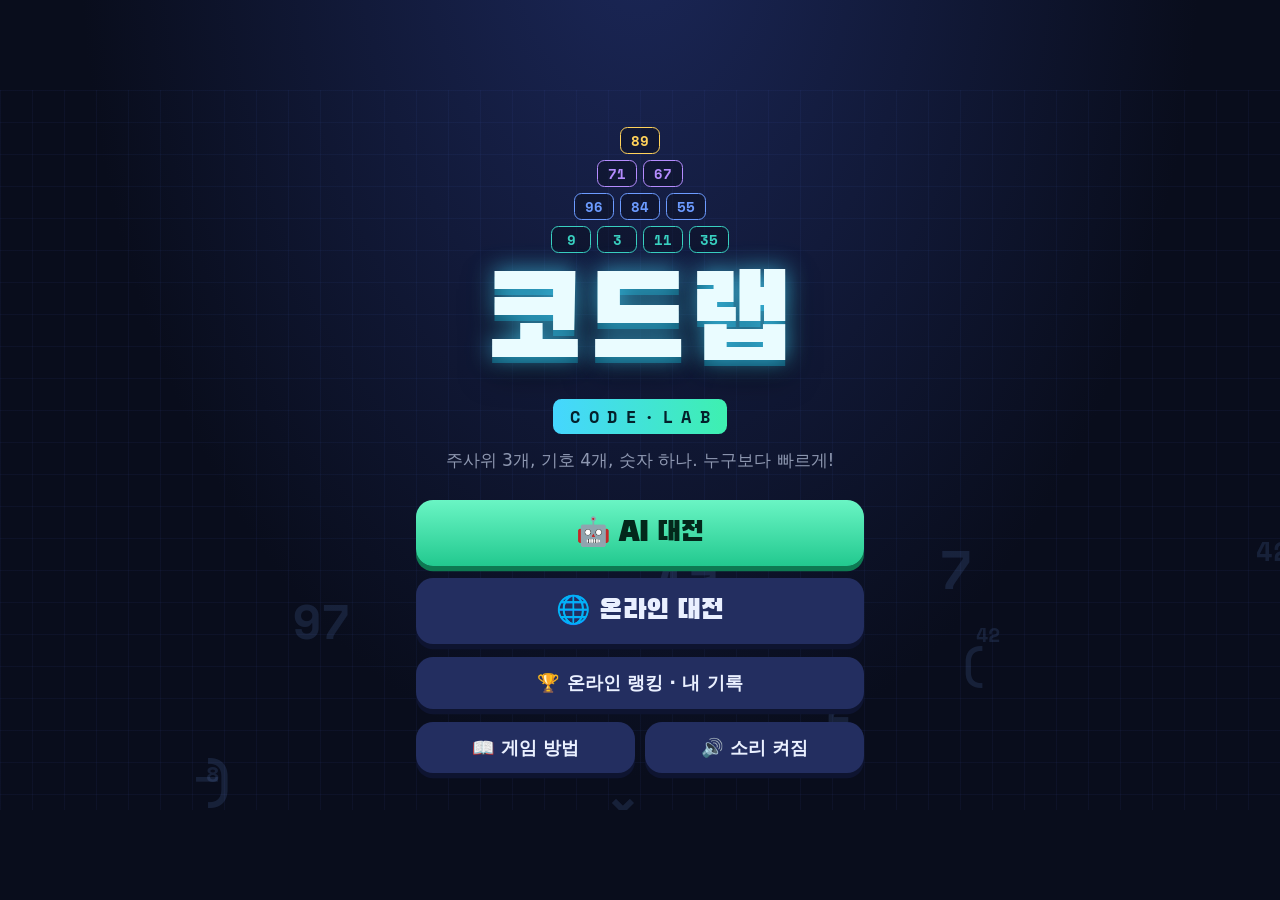
<file: web/games/codelab/index.html>
<!DOCTYPE html>
<html lang="ko">
<head>
<meta charset="UTF-8">
<meta name="viewport" content="width=device-width, initial-scale=1, viewport-fit=cover">
<title>코드랩 (CodeLab)</title>
<!-- 오프라인 번들 폰트 (CDN 미사용) -->
<link rel="stylesheet" href="fonts/fonts.css">
<style>
:root{
  --bg:#090d1c; --panel:#141c3a; --panel2:#1d2752; --line:rgba(140,170,255,.18);
  --ink:#eaf0ff; --mut:rgba(220,230,255,.62); --mint:#3ef0b0; --cyan:#45d6ff; --red:#ff5470; --gold:#ffd25a;
  --hf:'Black Han Sans','Apple SD Gothic Neo','Malgun Gothic',sans-serif;
  --mf:'Space Mono',ui-monospace,Menlo,Consolas,monospace;
}
*{box-sizing:border-box;-webkit-tap-highlight-color:transparent}
html,body{margin:0;height:100%;overflow:hidden;background:var(--bg);color:var(--ink);
  font-family:system-ui,-apple-system,'Apple SD Gothic Neo','Malgun Gothic','Noto Sans KR',sans-serif;
  -webkit-user-select:none;user-select:none;overscroll-behavior:none}
body{display:flex;align-items:center;justify-content:center;
  background:radial-gradient(ellipse at 50% -10%,#1b2758 0%,var(--bg) 62%)}
button{font:inherit;color:inherit;border:0;background:none;cursor:pointer;touch-action:manipulation;padding:0}
.h{font-family:var(--hf);font-weight:400}
.mono{font-family:var(--mf);font-weight:700}
.mut{color:var(--mut)}
kbd{font-family:var(--mf);font-size:11px;padding:0 5px;border-radius:5px;border:1px solid rgba(255,255,255,.3);opacity:.7}
@media (pointer:coarse){kbd,.kbonly{display:none!important}}

/* 무대: 고정 크기(가로 1200×675 / 세로 540×960)로 그리고 창에 맞게 통째로 zoom */
#stage{position:relative;flex:none;overflow:hidden;
  background-image:linear-gradient(rgba(90,130,255,.05) 1px,transparent 1px),linear-gradient(90deg,rgba(90,130,255,.05) 1px,transparent 1px);
  background-size:30px 30px}
.scr{position:absolute;inset:0;display:none}
.scr.on{display:flex}
.scr.center{align-items:center;justify-content:center;padding:20px}

/* 공통 버튼/카드 */
.btn{display:flex;align-items:center;justify-content:center;gap:8px;width:100%;padding:13px 14px;border-radius:16px;
  background:#232e60;box-shadow:0 5px 0 #0e1430;font-weight:800;font-size:17px;transition:transform .06s,filter .15s}
.btn:hover{filter:brightness(1.12)}
.btn:active{transform:translateY(3px);box-shadow:0 2px 0 #0e1430}
.btn.pri{background:linear-gradient(#6af5c4,#22c98f);color:#03281b;box-shadow:0 5px 0 #0d7a52}
.btn.pri:active{box-shadow:0 2px 0 #0d7a52}
.btn.big{font-family:var(--hf);font-weight:400;font-size:26px;padding:14px}
.btn[disabled]{opacity:.45;cursor:default;filter:none;transform:none}
.btn small{font-family:system-ui,sans-serif;font-size:12px;font-weight:700;background:rgba(255,255,255,.14);padding:2px 8px;border-radius:99px}
.row{display:flex;gap:10px}
.row>*{flex:1}
.card{background:linear-gradient(#19234e,#121a3a);border:1px solid var(--line);border-radius:22px;
  box-shadow:0 20px 60px rgba(0,0,0,.5);padding:22px;width:min(520px,100%);max-height:100%;overflow:auto;
  animation:pop .28s cubic-bezier(.2,1.4,.4,1)}
.card h2{margin:0 0 14px;font-family:var(--hf);font-weight:400;font-size:28px}
@keyframes pop{from{transform:scale(.88);opacity:0}to{transform:none;opacity:1}}

/* ── 타이틀 ───────────────────────── */
#sTitle{flex-direction:column;align-items:center;justify-content:center;gap:26px;padding:24px}
.floaters{position:absolute;inset:0;pointer-events:none;overflow:hidden}
.floaters span{position:absolute;font-family:var(--mf);font-weight:700;color:rgba(120,170,255,.13);animation:flo linear infinite}
@keyframes flo{from{transform:translateY(40px) rotate(0)}to{transform:translateY(-760px) rotate(240deg)}}
.logo{position:relative;text-align:center}
.miniPyr{display:flex;flex-direction:column;align-items:center;gap:5px;margin-bottom:12px}
.miniPyr div{display:flex;gap:5px}
.miniPyr i{font-style:normal;font-family:var(--mf);font-weight:700;font-size:13px;width:38px;height:26px;border-radius:7px;
  display:grid;place-items:center;border:1.5px solid var(--c);background:rgba(0,0,0,.25);color:var(--c);animation:glow 2.4s ease-in-out infinite}
@keyframes glow{50%{box-shadow:0 0 14px var(--c)}}
.logoK{margin:0;font-family:var(--hf);font-weight:400;font-size:112px;line-height:1;color:#eafcff;letter-spacing:.02em;
  text-shadow:0 0 22px rgba(69,214,255,.75),0 6px 0 #0d4d66,0 12px 30px rgba(0,0,0,.6)}
.logoE{margin-top:12px;display:inline-block;font-family:var(--mf);font-weight:700;letter-spacing:.5em;font-size:16px;
  padding:5px 8px 5px 16px;border-radius:8px;color:#04202b;background:linear-gradient(90deg,var(--cyan),var(--mint))}
.tag{margin:14px 0 0;color:var(--mut);font-size:16px}
.menu{width:420px;display:flex;flex-direction:column;gap:12px;position:relative}
#stage.port .logoK{font-size:96px}
#stage.port .menu{width:100%}

/* ── 설정 ─────────────────────────── */
.cardHead{display:flex;align-items:center;gap:10px;margin-bottom:8px}
.cardHead h2{margin:0}
.back{width:40px;height:40px;border-radius:12px;background:#232e60;font-size:20px;font-weight:800}
.field{margin:16px 0}
.lab{font-weight:800;margin-bottom:8px;color:var(--mut);font-size:14px}
.chips{display:flex;gap:8px;flex-wrap:wrap}
.chip{flex:1;min-width:62px;padding:12px 8px;border-radius:14px;background:#1d2752;font-weight:800;font-size:17px;
  box-shadow:0 4px 0 #0e1430;text-align:center}
.chip.sel{background:linear-gradient(#5ee9ff,#22b8e6);color:#04202b;box-shadow:0 4px 0 #0b6e8c}
.desc{margin-top:8px;font-size:14px;color:var(--mut);min-height:20px}
.hint{font-size:14px;color:var(--mut);margin:6px 0 16px;line-height:1.5}

/* ── 게임 ─────────────────────────── */
#sGame{flex-direction:column;padding:14px;gap:10px}
#top{display:flex;gap:12px;height:72px;flex:none}
#tbox{width:180px;display:flex;align-items:center;gap:10px;padding:0 12px;border-radius:16px;background:var(--panel);border:1px solid var(--line)}
#bPause{width:40px;height:40px;border-radius:12px;background:#232e60;font-size:14px;font-weight:900;flex:none}
#gTime{font-size:30px;line-height:1}
#gTime.hot{color:var(--red);animation:blink 1s steps(2) infinite}
@keyframes blink{50%{opacity:.45}}
.sm{font-size:12px;color:var(--mut);font-weight:700}
#scores{flex:1;display:flex;gap:8px;justify-content:center;min-width:0}
.sc{position:relative;flex:0 1 128px;min-width:0;display:flex;flex-direction:column;justify-content:center;padding:4px 10px 4px 12px;
  border-radius:14px;background:var(--panel);border:1px solid var(--line);border-left:5px solid var(--pc)}
.sc .nm{font-size:13px;font-weight:800;white-space:nowrap;overflow:hidden;text-overflow:ellipsis}
.sc .pt{font-family:var(--mf);font-weight:700;font-size:24px;line-height:1.1;color:var(--pc)}
.sc .pt small{font-size:13px}
.sc .cn{font-size:11px;color:var(--mut);font-weight:700}
.sc .crown{position:absolute;top:-9px;right:6px;font-size:16px}
.sc.x::after{content:'❌';position:absolute;right:8px;bottom:6px;font-size:16px}
.sc.got{animation:got .9s}
@keyframes got{20%{transform:scale(1.1);box-shadow:0 0 22px var(--pc)}}
.plus{position:absolute;left:50%;top:0;font-family:var(--mf);font-weight:700;font-size:22px;color:var(--pc);pointer-events:none;
  animation:plus 1s ease-out forwards;text-shadow:0 2px 6px rgba(0,0,0,.6)}
@keyframes plus{from{transform:translate(-50%,0);opacity:1}to{transform:translate(-50%,-34px);opacity:0}}
#mebox{position:relative;--pc:var(--mint);width:190px;border-radius:999px;border:2px solid var(--mint);background:rgba(62,240,176,.08);
  display:flex;flex-direction:column;align-items:center;justify-content:center;box-shadow:0 0 18px rgba(62,240,176,.15)}
#myPts{font-size:30px;line-height:1;color:var(--mint)}
#myPts span{font-size:15px}
#mebox.got{animation:got .9s}

#rbar{position:relative;height:14px;flex:none;border-radius:99px;background:var(--panel);border:1px solid var(--line);overflow:hidden}
#rfill{position:absolute;left:0;top:0;bottom:0;width:100%;border-radius:99px;background:linear-gradient(90deg,var(--cyan),var(--mint))}
#rbar.hot #rfill{background:linear-gradient(90deg,#ff3b5c,#ff9a52)}
#rbar.idle #rfill{opacity:.25}
#rsec{position:absolute;inset:0;display:grid;place-items:center;font-family:var(--mf);font-weight:700;font-size:11px;color:#06121e}

#mid{flex:1;min-height:0;display:flex;gap:14px}
#pyrWrap{position:relative;flex:1;display:flex;flex-direction:column;align-items:center;justify-content:center;min-width:0}
#pyr{position:relative;display:flex;flex-direction:column;align-items:center;gap:12px}
#pyr::before{content:'';position:absolute;left:-46px;right:-46px;top:-26px;bottom:-8px;z-index:-1;
  clip-path:polygon(50% 0,100% 100%,0 100%);background:linear-gradient(rgba(255,210,90,.16),rgba(69,214,255,.07))}
.prow{display:flex;gap:12px}
.cd{--c:#39d0c0;position:relative;width:108px;height:74px;border-radius:13px;display:grid;place-items:center;
  border:2px solid var(--c);background:linear-gradient(var(--b1),var(--b2));box-shadow:0 4px 0 rgba(0,0,0,.35),inset 0 1px 0 rgba(255,255,255,.12);
  transition:transform .12s,box-shadow .12s}
.cd .num{font-family:var(--mf);font-weight:700;font-size:34px;line-height:1;color:#fff;text-shadow:0 2px 0 rgba(0,0,0,.35)}
.cd .pt{position:absolute;top:4px;right:7px;font-family:var(--mf);font-weight:700;font-size:12px;color:var(--c)}
.cd.t0{--c:#39d0c0;--b1:#174150;--b2:#0e2632}
.cd.t1{--c:#6c9bff;--b1:#1d3268;--b2:#111d40}
.cd.t2{--c:#b58cff;--b1:#3a2468;--b2:#21143f}
.cd.t3{--c:#ffd25a;--b1:#6a4d12;--b2:#2f2108}
.cd.t3::after{content:'';position:absolute;inset:0;border-radius:11px;pointer-events:none;
  background:linear-gradient(115deg,transparent 30%,rgba(255,255,255,.28) 45%,transparent 60%);background-size:300% 100%;animation:shine 3.2s infinite}
@keyframes shine{from{background-position:120% 0}to{background-position:-120% 0}}
.cd.empty{border:2px dashed rgba(255,255,255,.14);background:rgba(0,0,0,.18);box-shadow:none}
.cd.empty::after{display:none}
.cd.empty .num{font-size:20px;color:rgba(255,255,255,.18);text-shadow:none}
.cd.aim{transform:translateY(-4px) scale(1.05);box-shadow:0 0 0 3px var(--mint),0 0 26px var(--mint)}
.cd.hint{box-shadow:0 0 0 3px #fff,0 0 30px #fff;animation:wob .5s 2}
@keyframes wob{50%{transform:scale(1.08)}}
.cd.taken{animation:take .65s forwards}
@keyframes take{30%{transform:scale(1.22);box-shadow:0 0 0 4px var(--pc),0 0 40px var(--pc)}100%{transform:scale(.6) translateY(-30px);opacity:0}}
.cd.new{animation:pop .4s cubic-bezier(.2,1.5,.4,1)}
#legend{margin-top:16px;display:flex;gap:14px;font-size:12px;font-weight:700;color:var(--mut)}
#legend i{display:inline-block;width:9px;height:9px;border-radius:3px;margin-right:5px;background:var(--c)}
#legend b{font-family:var(--mf);color:var(--ink)}
#banner{position:absolute;left:50%;top:44%;transform:translate(-50%,-50%);z-index:5;display:none;text-align:center;
  padding:14px 26px;border-radius:20px;background:rgba(8,12,30,.94);border:2px solid var(--pc,var(--cyan));
  box-shadow:0 0 34px rgba(0,0,0,.6),0 0 22px var(--pc,var(--cyan));white-space:nowrap}
#banner.on{display:block;animation:pop .3s cubic-bezier(.2,1.5,.4,1)}
#banner .who{font-size:20px;font-weight:900}
#banner .who b{font-family:var(--mf);color:var(--pc,var(--cyan))}
#banner .ex{margin-top:6px;font-family:var(--mf);font-weight:700;font-size:28px}

#dicePanel{width:300px;display:flex;flex-direction:column;gap:10px;flex:none}
#tray{position:relative;flex:1;border-radius:18px;overflow:hidden;border:2px solid #24406a;
  background:radial-gradient(ellipse at 50% 40%,#173650,#0a1826 75%);box-shadow:inset 0 6px 24px rgba(0,0,0,.55)}
.die{--dc:#45d6ff;position:absolute;width:66px;height:66px;margin:-33px 0 0 -33px;border-radius:17px;display:grid;place-items:center;
  font-family:var(--mf);font-weight:700;font-size:30px;color:#121628;cursor:pointer;
  background:linear-gradient(145deg,#ffffff,#d7deea);border:4px solid var(--dc);
  box-shadow:0 6px 0 rgba(0,0,0,.35),0 10px 18px rgba(0,0,0,.4);transition:left .25s,top .25s,transform .25s,opacity .2s}
.die.used{opacity:.4}
.die.roll{transition:none;animation:tumble .14s infinite alternate}
@keyframes tumble{from{filter:brightness(1)}to{filter:brightness(.82)}}
#trayMsg{position:absolute;inset:auto 10px 10px;text-align:center;font-size:13px;font-weight:800;color:var(--gold);
  background:rgba(0,0,0,.5);border-radius:10px;padding:6px;display:none}
#trayMsg.on{display:block;animation:pop .25s}
#dvals{display:grid;grid-template-columns:repeat(3,1fr);gap:8px;height:70px;flex:none}
.dv{border-radius:14px;background:var(--panel);border:1px solid var(--line);border-bottom:5px solid var(--dc);
  display:grid;place-items:center;font-family:var(--mf);font-weight:700;font-size:32px;transition:opacity .15s}
.dv.used{opacity:.3}
.c0{--dc:#45d6ff}.c1{--dc:#ffc23d}.c2{--dc:#ff7eb6}

#exprRow{display:flex;gap:12px;height:78px;flex:none}
#exprBox{position:relative;flex:1;display:flex;align-items:center;gap:12px;padding:0 18px;border-radius:18px;overflow:hidden;
  background:#0b1126;border:2px solid var(--line);transition:border-color .2s,box-shadow .2s}
#exprBox.live{border-color:rgba(69,214,255,.6);box-shadow:0 0 18px rgba(69,214,255,.18)}
#tokens{flex:1;display:flex;align-items:center;gap:7px;min-width:0;font-family:var(--mf);font-weight:700;font-size:30px}
#tokens .ph{font-family:system-ui,sans-serif;font-size:16px;font-weight:700;color:var(--mut)}
.tk{line-height:1}
.tk.d{padding:4px 10px;border-radius:10px;background:rgba(255,255,255,.08);border:2px solid var(--dc);color:#fff}
.tk.p{color:var(--mut)}
#eqv{font-family:var(--mf);font-weight:700;font-size:32px;color:var(--mut);white-space:nowrap}
#eqv.ok{color:var(--mint)}
#eqv.bad{color:#ff8fa3}
#emsg{position:absolute;inset:0;display:none;align-items:center;justify-content:center;gap:8px;text-align:center;padding:0 14px;
  font-size:18px;font-weight:900;background:rgba(40,8,20,.94);color:#ff9fb0}
#emsg.on{display:flex}
#emsg.soft{background:rgba(10,16,40,.94);color:var(--gold)}
#bSubmit{width:160px;flex:none;border-radius:18px;font-family:var(--hf);font-weight:400;font-size:28px;flex-direction:column;gap:2px}
#bSubmit kbd{font-size:10px;border-color:rgba(0,0,0,.3)}

#keys{display:grid;grid-template-columns:repeat(6,1fr) repeat(3,1.25fr) 1.5fr;gap:8px;height:84px;flex:none}
.k{position:relative;border-radius:15px;background:#1f2a58;box-shadow:0 5px 0 #0c1230;font-family:var(--mf);font-weight:700;font-size:32px;
  display:flex;align-items:center;justify-content:center;transition:transform .05s,opacity .15s}
.k.down{transform:translateY(3px);box-shadow:0 2px 0 #0c1230}
.k[disabled]{opacity:.3;cursor:default}
.k.dk{background:linear-gradient(#26305e,#1a2250);border:3px solid var(--dc);font-size:36px}
.k.dk.used{opacity:.22}
.k.bk{font-family:system-ui,sans-serif;font-size:19px;font-weight:900;background:#3a2148;box-shadow:0 5px 0 #1d0f26}
.k kbd{position:absolute;top:5px;right:7px;font-size:10px}
#stage.paused #pyr,#stage.paused #tray,#stage.paused #keys,#stage.paused #dvals{filter:blur(10px)}

/* ── 세로(폰) 배치 ───────────────── */
#stage.port #sGame{padding:12px;gap:9px}
#stage.port #top{flex-wrap:wrap;height:auto;gap:8px}
#stage.port #tbox{flex:1;height:58px}
#stage.port #mebox{width:200px;height:58px}
#stage.port #scores{order:3;flex-basis:100%;height:54px}
#stage.port .sc .cn{display:none}
#stage.port .sc .pt{font-size:22px}
#stage.port #mebox .sm{font-size:11px;line-height:1.1}
#stage.port #myPts{font-size:24px}
#stage.port #mid{flex-direction:column;gap:10px}
#stage.port .cd{width:104px;height:78px}
#stage.port .prow,#stage.port #pyr{gap:10px}
#stage.port #dicePanel{width:100%;height:96px;flex-direction:row}
#stage.port #dvals{display:none}
#stage.port #exprRow{height:76px}
#stage.port #tokens{font-size:26px;gap:5px}
#stage.port .tk.d{padding:3px 7px}
#stage.port #eqv{font-size:26px}
#stage.port #bSubmit{width:118px;font-size:24px}
#stage.port #keys{grid-template-columns:repeat(12,1fr);grid-auto-rows:62px;height:auto}
#stage.port .k.op{grid-column:span 2}
#stage.port .k.dk,#stage.port .k.bk{grid-column:span 3}
#stage.port #banner .ex{font-size:24px}

/* ── 결과 ─────────────────────────── */
#rTitle{font-family:var(--hf);font-size:44px;text-align:center;line-height:1.1}
#rReason{text-align:center;color:var(--mut);font-weight:700;margin:6px 0 16px}
.rl{display:flex;align-items:center;gap:12px;padding:10px 14px;border-radius:14px;background:rgba(255,255,255,.04);margin-bottom:8px;border-left:5px solid var(--pc)}
.rl.me{background:rgba(62,240,176,.1);box-shadow:0 0 0 1px rgba(62,240,176,.4)}
.rl .rk{width:44px;font-size:24px;text-align:center;font-weight:900}
.rl .nm{flex:1;font-weight:800;font-size:17px}
.rl .p{font-family:var(--mf);font-weight:700;font-size:24px;color:var(--pc)}
.rl .c{font-size:12px;color:var(--mut);width:52px;text-align:right;font-weight:700}
.best{margin:6px 0 16px;text-align:center;color:var(--mut);font-size:14px;font-weight:700}
.best b{font-family:var(--mf);color:var(--gold)}
#rRating:empty{display:none}
#rRating b{color:var(--mint)}
#rRating b.neg{color:#ff8fa3}
.sc.off{opacity:.55}
.sc.left{opacity:.35;filter:grayscale(1)}
.sc .stt{font-size:11px;font-weight:800;color:#ff9fb0}
.sc.tbp{box-shadow:0 0 0 2px var(--gold),0 0 16px rgba(255,210,90,.4)}
#tbIntro{position:absolute;inset:0;z-index:20;display:none;align-items:center;justify-content:center;padding:20px;
  background:rgba(4,6,16,.78);-webkit-backdrop-filter:blur(4px);backdrop-filter:blur(4px)}
#tbIntro.on{display:flex}
.tbCard{width:min(560px,100%);text-align:center;padding:24px 26px;border-radius:24px;background:linear-gradient(#2a2410,#151022);
  border:2px solid var(--gold);box-shadow:0 0 40px rgba(255,210,90,.35);animation:pop .35s cubic-bezier(.2,1.5,.4,1)}
.tbT{font-family:var(--hf);font-size:30px;color:var(--gold)}
.tbS{font-family:var(--hf);font-size:52px;line-height:1.1;color:#fff;text-shadow:0 0 18px rgba(255,210,90,.7)}
.tbNames{margin:12px 0 4px;display:flex;flex-wrap:wrap;gap:8px;justify-content:center}
.tbNames span{padding:6px 14px;border-radius:99px;font-weight:900;font-size:17px;background:rgba(255,255,255,.08);border:2px solid var(--pc)}
.tbNames i{font-style:normal;color:var(--mut);font-weight:900;align-self:center}
.tbRules{list-style:none;margin:14px 0 6px;padding:0;display:flex;flex-direction:column;gap:7px;font-size:17px;font-weight:700;text-align:left}
.tbRules li{background:rgba(255,255,255,.05);border-radius:12px;padding:8px 14px}
.tbRules b{color:var(--gold)}
.tbMe{min-height:22px;font-weight:900;color:var(--mint);margin-top:6px}
.tbMe.spec{color:var(--mut)}
.tbCount{margin-top:8px;font-family:var(--mf);font-weight:700;font-size:56px;line-height:1;color:var(--gold);animation:pop .3s}

/* ── 온라인 ───────────────────────── */
.inp{width:100%;padding:14px 16px;border-radius:14px;border:2px solid var(--line);background:#0b1126;color:var(--ink);
  font:inherit;font-size:20px;font-weight:800;outline:none;-webkit-user-select:text;user-select:text}
.inp:focus{border-color:var(--cyan);box-shadow:0 0 0 3px rgba(69,214,255,.2)}
.desc.bad{color:#ff8fa3}.desc.ok{color:var(--mint)}
#sOnline{padding:20px 24px}
.olWrap{flex:1;display:flex;flex-direction:column;gap:14px;min-width:0}
.olHead{display:flex;align-items:center;gap:12px}
.olHead h2{margin:0;font-size:30px;flex:1}
.meChip{display:flex;align-items:center;gap:10px;padding:8px 14px;border-radius:999px;background:rgba(62,240,176,.1);border:2px solid var(--mint);font-weight:800}
.meChip:empty{display:none}
.meChip .rt{font-family:var(--mf);color:var(--gold)}
#olBody{flex:1;min-height:0;display:flex;gap:16px}
.olActs{width:300px;display:flex;flex-direction:column;gap:12px}
.olActs .tip{font-size:13px;color:var(--mut);line-height:1.5;padding:4px 4px 0}
.olList{flex:1;min-width:0;display:flex;flex-direction:column;border-radius:18px;background:var(--panel);border:1px solid var(--line);overflow:hidden}
.olLH{display:flex;align-items:center;gap:10px;padding:12px 16px;border-bottom:1px solid var(--line);font-size:16px}
.olLH .sp{flex:1}
.conn{font-size:12px;font-weight:800;color:var(--mut)}
.conn.ok{color:var(--mint)}.conn.bad{color:#ff8fa3}
#roomList{flex:1;overflow:auto;padding:10px;display:flex;flex-direction:column;gap:8px}
.rmRow{display:flex;align-items:center;gap:14px;padding:12px 16px;border-radius:14px;background:#1a2350;text-align:left;width:100%;box-shadow:0 4px 0 #0c1230}
.rmRow:active{transform:translateY(2px)}
.rmRow .cd4{font-family:var(--mf);font-weight:700;font-size:24px;color:var(--cyan)}
.rmRow .hn{flex:1;min-width:0;font-weight:800;white-space:nowrap;overflow:hidden;text-overflow:ellipsis}
.rmRow .hn small{display:block;font-size:12px;color:var(--mut);font-weight:700}
.rmRow .pc{font-family:var(--mf);font-weight:700;font-size:18px}
.rmRow.off{opacity:.5}
.tagp{font-size:12px;font-weight:800;padding:3px 9px;border-radius:99px;background:rgba(255,255,255,.1)}
.tagp.play{background:rgba(255,84,112,.2);color:#ff9fb0}
.empty{flex:1;display:flex;flex-direction:column;align-items:center;justify-content:center;gap:8px;color:var(--mut);text-align:center;padding:20px;font-weight:700;line-height:1.5}
.empty .ic{font-size:44px}
.olStatus{flex:1;display:flex;flex-direction:column;align-items:center;justify-content:center;gap:14px;text-align:center;white-space:pre-line;font-weight:700;line-height:1.6}
.olStatus .ic{font-size:56px}
.olStatus .btn{width:220px}
#stage.port .olActs{width:100%;flex-direction:row}
#stage.port .olActs .tip{display:none}
#stage.port #olBody{flex-direction:column}
#stage.port .olActs .btn.big{font-size:20px}
.roomCard{width:min(680px,100%)}
.rmHead{display:flex;align-items:flex-end;gap:12px;justify-content:space-between}
.rmCode{font-size:56px;line-height:1;color:var(--cyan);letter-spacing:.08em;text-shadow:0 0 18px rgba(69,214,255,.5)}
.rmCopy{width:auto;padding:10px 14px;font-size:14px}
.rmSet{margin:12px 0;display:flex;gap:8px;flex-wrap:wrap}
.slots{display:grid;grid-template-columns:repeat(3,1fr);gap:10px}
#stage.port .slots{grid-template-columns:repeat(2,1fr)}
.slot{position:relative;min-height:74px;border-radius:14px;padding:10px 12px;background:rgba(255,255,255,.05);border:2px solid var(--line);display:flex;flex-direction:column;justify-content:center}
.slot.me{border-color:var(--mint);background:rgba(62,240,176,.08)}
.slot.emptyS{border-style:dashed;align-items:center;color:var(--mut);font-size:13px;font-weight:700}
.slot .nk{font-weight:900;font-size:17px;white-space:nowrap;overflow:hidden;text-overflow:ellipsis;padding-right:22px}
.slot .rt{font-family:var(--mf);font-size:13px;color:var(--gold)}
.slot .kick{position:absolute;top:6px;right:6px;width:26px;height:26px;border-radius:8px;background:rgba(255,84,112,.2);color:#ff9fb0;font-weight:900}
.rmMsg{margin:14px 0;text-align:center;color:var(--mut);font-weight:700;min-height:22px}
#toast{position:absolute;left:50%;top:18px;transform:translateX(-50%);z-index:60;padding:12px 20px;border-radius:14px;
  background:rgba(8,12,30,.96);border:2px solid var(--cyan);font-weight:800;display:none;white-space:pre-line;text-align:center;max-width:90%}
#toast.on{display:block;animation:pop .25s}

/* ── 랭킹 · 내 기록 ───────────────── */
#sBoard{padding:20px 24px}
.tabs{display:flex;gap:6px}
.tab{padding:9px 14px;border-radius:12px;background:#1d2752;font-weight:800;box-shadow:0 3px 0 #0c1230}
.tab.sel{background:linear-gradient(#5ee9ff,#22b8e6);color:#04202b;box-shadow:0 3px 0 #0b6e8c}
.bdSum{display:flex;gap:8px;flex-wrap:wrap}
.bdSum:empty{display:none}
.bdSum .tagp{font-size:14px;padding:6px 12px}
.bdSum .tagp b{font-family:var(--mf);color:var(--gold)}
#bdList{flex:1;overflow:auto;padding:10px;display:flex;flex-direction:column;gap:6px}
.rkRow{display:grid;grid-template-columns:56px 1fr 90px 120px;align-items:center;gap:10px;padding:10px 14px;border-radius:12px;background:#1a2350}
.rkRow.me{background:rgba(62,240,176,.12);box-shadow:0 0 0 2px var(--mint)}
.rkRow .no{font-family:var(--mf);font-weight:700;font-size:20px;text-align:center;color:var(--mut)}
.rkRow .no.top{font-size:24px}
.rkRow .nk{font-weight:900;font-size:17px;white-space:nowrap;overflow:hidden;text-overflow:ellipsis}
.rkRow .rt{font-family:var(--mf);font-weight:700;font-size:20px;color:var(--gold);text-align:right}
.rkRow .gw{font-size:12px;color:var(--mut);font-weight:700;text-align:right}
.rkHead{background:none;padding:0 14px;font-size:12px;color:var(--mut);font-weight:800}
.mtRow{display:grid;grid-template-columns:96px 74px 1fr 70px 110px;align-items:center;gap:10px;padding:10px 14px;border-radius:12px;background:#1a2350;text-align:left;width:100%}
.mtRow .dt{font-size:13px;color:var(--mut);font-weight:700}
.mtRow .rk{font-weight:900;font-size:18px}
.mtRow .ppl{font-size:13px;color:var(--mut);font-weight:700;white-space:nowrap;overflow:hidden;text-overflow:ellipsis}
.mtRow .pt{font-family:var(--mf);font-weight:700;font-size:18px;text-align:right}
.mtRow .dr{font-family:var(--mf);font-weight:700;font-size:16px;text-align:right;color:var(--mint)}
.mtRow .dr.neg{color:#ff8fa3}
.mtDet{margin:-2px 0 6px;padding:8px 14px;border-radius:0 0 12px 12px;background:rgba(255,255,255,.04);display:none;font-size:14px}
.mtDet.on{display:block}
.mtDet div{display:flex;gap:10px;padding:3px 0}
.mtDet div span:first-child{width:40px;color:var(--mut);font-weight:800}
.mtDet div span:nth-child(2){flex:1;font-weight:800}
.mtDet div span:last-child{font-family:var(--mf);font-weight:700}
#stage.port .olHead{flex-wrap:wrap}
#stage.port .tabs{width:100%}
#stage.port .tab{flex:1}
#stage.port .rkRow{grid-template-columns:44px 1fr 70px}
#stage.port .rkRow .gw{display:none}
#stage.port .mtRow{grid-template-columns:62px 64px 1fr 82px}
#stage.port .mtRow .ppl{display:none}
.olActs .row .btn{font-size:16px;padding:12px 8px}

/* ── 모달 ─────────────────────────── */
#modal{position:absolute;inset:0;z-index:50;display:none;align-items:center;justify-content:center;padding:20px;
  background:rgba(4,6,16,.74);-webkit-backdrop-filter:blur(3px);backdrop-filter:blur(3px)}
#modal.on{display:flex}
#modal .card{display:flex;flex-direction:column;gap:10px}
.rules{margin:0;padding-left:0;list-style:none;display:flex;flex-direction:column;gap:9px;font-size:15px;line-height:1.5}
.rules li{display:flex;gap:10px}
.rules li>span:first-child{flex:none;width:24px;text-align:center}
.rules b{color:var(--cyan)}
.rules code{font-family:var(--mf);font-weight:700;background:rgba(255,255,255,.08);padding:1px 6px;border-radius:6px}
.keyhelp{font-size:13px;color:var(--mut);background:rgba(255,255,255,.05);border-radius:12px;padding:8px 12px}
</style>
</head>
<body>
<div id="stage" class="land">
  <!-- 타이틀 -->
  <section id="sTitle" class="scr on">
    <div class="floaters" id="floaters"></div>
    <div class="logo">
      <div class="miniPyr" id="miniPyr"></div>
      <h1 class="logoK">코드랩</h1>
      <div class="logoE">CODE·LAB</div>
      <p class="tag">주사위 3개, 기호 4개, 숫자 하나. 누구보다 빠르게!</p>
    </div>
    <div class="menu">
      <button class="btn pri big" id="bAI">🤖 AI 대전</button>
      <button class="btn big" id="bOnline">🌐 온라인 대전</button>
      <button class="btn" id="bTitleRank">🏆 온라인 랭킹 · 내 기록</button>
      <div class="row">
        <button class="btn" id="bRules">📖 게임 방법</button>
        <button class="btn" id="bSound">🔊 소리 켜짐</button>
      </div>
    </div>
  </section>

  <!-- AI 대전 준비 -->
  <section id="sSetup" class="scr center">
    <div class="card">
      <div class="cardHead"><button class="back" id="bSetupBack" aria-label="뒤로">←</button><h2>AI 대전 준비</h2></div>
      <div class="field"><div class="lab">AI 상대 수</div><div class="chips" id="cCount"></div></div>
      <div class="field"><div class="lab">난이도</div><div class="chips" id="cLevel"></div><div class="desc" id="levelDesc"></div></div>
      <div class="field"><div class="lab">게임 시간</div><div class="chips" id="cTime"></div></div>
      <div class="field"><div class="lab">라운드 시간 (주사위 한 번)</div><div class="chips" id="cSec"></div></div>
      <div class="hint">🏁 <b>100점</b>을 먼저 모으거나, 카드 100장이 다 떨어지거나, 시간이 끝나면 게임 끝!</div>
      <button class="btn pri big" id="bStart">시작하기</button>
    </div>
  </section>

  <!-- 게임 -->
  <section id="sGame" class="scr">
    <div id="top">
      <div id="tbox">
        <button id="bPause" aria-label="일시정지">❚❚</button>
        <div><div id="gTime" class="mono">06:00</div><div id="gRound" class="sm">라운드 1</div></div>
      </div>
      <div id="scores"></div>
      <div id="mebox"><div class="sm">내 점수</div><div id="myPts" class="mono">0<span>P</span></div><div id="myCards" class="sm">카드 0장</div></div>
    </div>
    <div id="rbar" class="idle"><i id="rfill"></i><span id="rsec"></span></div>
    <div id="mid">
      <div id="pyrWrap">
        <div id="pyr"></div>
        <div id="legend"></div>
        <div id="banner"></div>
      </div>
      <div id="dicePanel">
        <div id="tray">
          <div class="die c0" data-i="0">?</div><div class="die c1" data-i="1">?</div><div class="die c2" data-i="2">?</div>
          <div id="trayMsg"></div>
        </div>
        <div id="dvals"><div class="dv c0">?</div><div class="dv c1">?</div><div class="dv c2">?</div></div>
      </div>
    </div>
    <div id="exprRow">
      <div id="exprBox"><div id="tokens"></div><div id="eqv"></div><div id="emsg"></div></div>
      <button id="bSubmit" class="btn pri">제출<kbd>Enter</kbd></button>
    </div>
    <div id="tbIntro">
      <div class="tbCard">
        <div class="tbT">⚔️ 1등 동점!</div>
        <div class="tbS">타이브레이커</div>
        <div class="tbNames" id="tbNames"></div>
        <ul class="tbRules">
          <li>🎲 주사위를 <b>딱 1번</b> 굴려요</li>
          <li>⏱ <b>30초</b> 안에 판의 <b>아무 카드나</b> 먼저 만들면 <b>1등!</b></li>
          <li>❌ 틀리면 탈락 · 아무도 못 찾으면 <b>공동 1등</b></li>
          <li>➕ 점수는 더하지 않아요</li>
        </ul>
        <div class="tbMe" id="tbMe"></div>
        <div class="tbCount" id="tbCount">5</div>
      </div>
    </div>
    <div id="keys">
      <button class="k op" data-k="+">+</button>
      <button class="k op" data-k="−">−</button>
      <button class="k op" data-k="×">×</button>
      <button class="k op" data-k="÷">÷</button>
      <button class="k op" data-k="(">(</button>
      <button class="k op" data-k=")">)</button>
      <button class="k dk c0" data-k="d0"><b>?</b><kbd>1</kbd></button>
      <button class="k dk c1" data-k="d1"><b>?</b><kbd>2</kbd></button>
      <button class="k dk c2" data-k="d2"><b>?</b><kbd>3</kbd></button>
      <button class="k bk" data-k="back">⌫ Back</button>
    </div>
  </section>

  <!-- 결과 -->
  <section id="sResult" class="scr center">
    <div class="card">
      <div id="rTitle"></div>
      <div id="rReason"></div>
      <div id="rList"></div>
      <div class="best" id="rBest"></div>
      <div class="best" id="rRating"></div>
      <div class="row" id="rBtnsAI">
        <button class="btn" id="bHome">처음으로</button>
        <button class="btn" id="bSetup2">설정 바꾸기</button>
        <button class="btn pri" id="bAgain">다시 하기</button>
      </div>
      <div class="row" id="rBtnsOn" style="display:none">
        <button class="btn" id="bToLobby">로비로</button>
        <button class="btn pri" id="bToRoom">대기실로 돌아가기</button>
      </div>
    </div>
  </section>

  <!-- 온라인: 닉네임 정하기 -->
  <section id="sNick" class="scr center">
    <div class="card">
      <div class="cardHead"><button class="back" id="bNickBack" aria-label="뒤로">←</button><h2>코드랩 닉네임 정하기</h2></div>
      <p class="mut" style="margin:6px 0 14px;line-height:1.5">온라인 대전에서 모두에게 보이는 이름이에요.<br><b style="color:var(--gold)">한 번 정하면 바꿀 수 없어요.</b> (코드랩 초기화를 하면 기록과 함께 지우고 다시 정할 수 있어요)</p>
      <input id="nickIn" class="inp" maxlength="10" placeholder="닉네임 (2~10자)" autocomplete="off" spellcheck="false">
      <div class="desc" id="nickHint">한글 · 영문 · 숫자 · _ 로 2~10자</div>
      <button class="btn pri big" id="bNickOk" style="margin-top:14px" disabled>이 닉네임으로 정하기</button>
    </div>
  </section>

  <!-- 온라인: 로비 -->
  <section id="sOnline" class="scr">
    <div class="olWrap">
      <div class="olHead">
        <button class="back" id="bOnBack" aria-label="뒤로">←</button>
        <h2 class="h">🌐 온라인 대전</h2>
        <button class="meChip" id="olMe"></button>
      </div>
      <div id="olBody"></div>
    </div>
  </section>

  <!-- 온라인: 대기실 -->
  <section id="sRoom" class="scr center">
    <div class="card roomCard">
      <div class="rmHead">
        <div><div class="sm">방 코드</div><div class="rmCode mono" id="rmCode">----</div></div>
        <button class="btn rmCopy" id="bRmCopy">📋 코드 복사</button>
      </div>
      <div class="rmSet" id="rmSet"></div>
      <div class="slots" id="rmSlots"></div>
      <div class="rmMsg" id="rmMsg"></div>
      <div class="row">
        <button class="btn" id="bRmLeave">방 나가기</button>
        <button class="btn pri" id="bRmStart">게임 시작</button>
      </div>
    </div>
  </section>

  <!-- 온라인: 랭킹 · 내 기록 -->
  <section id="sBoard" class="scr">
    <div class="olWrap">
      <div class="olHead">
        <button class="back" id="bBdBack" aria-label="뒤로">←</button>
        <h2 class="h" id="bdTitle">🏆 전체 랭킹</h2>
        <div class="tabs"><button class="tab" data-t="rank">🏆 랭킹</button><button class="tab" data-t="mine">📜 내 기록</button></div>
      </div>
      <div class="bdSum" id="bdSum"></div>
      <div class="olList"><div id="bdList"></div></div>
    </div>
  </section>

  <div id="toast"></div>
  <div id="modal"><div class="card" id="mCard"></div></div>
</div>

<!-- 뮤됴구 SDK -->
<script src="../mudyogu-sdk.js"></script>
<script>
'use strict';
/* =====================================================================
 * 코드랩 (CodeLab) — 주사위 3개(1~13)와 + − × ÷ ( ) 로 피라미드 숫자를 먼저 만드는 게임
 * 규칙·설계: docs/CODELAB-SPEC.md   (1단계: AI 대전)
 * ===================================================================== */
const MUD = window.MudyoguSDK
  ? MudyoguSDK.create()
  : { isEmbedded:false, ready(){}, save(){}, saveCode(){}, requestCode(){},
      onCode(){}, onInit(){}, onControl(){}, score(){}, vibrate(){} };

const $ = (s) => document.querySelector(s);
const $$ = (s) => Array.from(document.querySelectorAll(s));
const store = {
  get(k, d) { try { const v = localStorage.getItem(k); return v ? JSON.parse(v) : d; } catch (e) { return d; } },
  set(k, v) { try { localStorage.setItem(k, JSON.stringify(v)); } catch (e) {} },
};
const esc = (s) => String(s).replace(/[&<>"]/g, (c) => ({ '&':'&amp;', '<':'&lt;', '>':'&gt;', '"':'&quot;' }[c]));

const QS = new URLSearchParams(location.search);
const IS_LOCAL = /^(localhost|127\.0\.0\.1)$/.test(location.hostname);   // 로컬 테스트일 때만 테스트 옵션 허용
const GOAL = 100;          // 목표 점수 (고정)
const ROUND_MS = 15000;    // 주사위 한 번에 기본 15초 (설정에서 15·20·25초)
const SEC_CHOICES = [15, 20, 25];
const REVEAL_MS = 2300;    // 정답 식 보여주는 시간
const TB_MS = 30000;       // 타이브레이커: 1등 동점자끼리 주사위 1번, 30초 안에 먼저 찾으면 1등
const TB_INTRO_MS = 6000;  // 타이브레이커 시작 전 설명 + 카운트다운

/* ─────────────────────────────────────────────────────────────
 * 1. 수학: 주사위 조합 455가지 → 각각 만들 수 있는 1~100 과 '보기 좋은' 식
 * ───────────────────────────────────────────────────────────── */
const PREC = { '+':1, '−':1, '×':2, '÷':2 };
function fmt(a, op, b) {
  let L = a.s, R = b.s;
  if (a.op && PREC[a.op] < PREC[op]) L = '(' + L + ')';
  if (b.op && (PREC[b.op] < PREC[op] || (PREC[b.op] === PREC[op] && (op === '−' || op === '÷')))) R = '(' + R + ')';
  return L + ' ' + op + ' ' + R;
}
function combine(a, b) {
  const out = [];
  const add = (v, x, op, y) => out.push({ v, s: fmt(x, op, y), op });
  add(a.v + b.v, a, '+', b);
  add(a.v - b.v, a, '−', b);
  add(b.v - a.v, b, '−', a);
  add(a.v * b.v, a, '×', b);
  if (b.v !== 0) add(a.v / b.v, a, '÷', b);
  if (a.v !== 0) add(b.v / a.v, b, '÷', a);
  return out;
}
const isInt = (v) => Math.abs(v - Math.round(v)) < 1e-9;
const SOL = new Map();                 // '2,3,13' → Map(숫자 → 식)
const COUNT = new Array(101).fill(0);  // 숫자마다 만들 수 있는 조합 수 (난이도)
(function buildTable() {
  const P = [[0,1,2],[0,2,1],[1,0,2],[1,2,0],[2,0,1],[2,1,0]];
  for (let a = 1; a <= 13; a++) for (let b = a; b <= 13; b++) for (let c = b; c <= 13; c++) {
    const ds = [a, b, c], best = new Map();
    for (const p of P) {
      const x = { v: ds[p[0]], s: String(ds[p[0]]), op: null };
      const y = { v: ds[p[1]], s: String(ds[p[1]]), op: null };
      const z = { v: ds[p[2]], s: String(ds[p[2]]), op: null };
      for (const m of combine(x, y)) for (const r of combine(m, z)) {
        if (!isInt(r.v)) continue;
        const n = Math.round(r.v);
        if (n < 1 || n > 100) continue;
        // 괄호·나눗셈·음수·분수가 적은 식일수록 보기 좋다
        const cost = (r.s.split('(').length - 1) * 2 + (r.s.indexOf('÷') >= 0 ? 1 : 0)
          + (m.v < 0 ? 3 : 0) + (isInt(m.v) ? 0 : 2);
        const old = best.get(n);
        if (!old || cost < old.c) best.set(n, { s: r.s, c: cost });
      }
    }
    const mm = new Map();
    best.forEach((o, n) => { mm.set(n, o.s); COUNT[n]++; });
    SOL.set(a + ',' + b + ',' + c, mm);
  }
})();

/* 피라미드 줄: 만들기 쉬운 수부터 아래 줄로 (40/30/20/10장). 같은 줄에서는 어려운 절반이 높은 점수 */
const ORDER = Array.from({ length: 100 }, (_, i) => i + 1).sort((p, q) => COUNT[q] - COUNT[p] || p - q);
const ROWS = [
  { size: 4, n: 40, pts: [1, 2], c: '#39d0c0', label: '1~2P' },
  { size: 3, n: 30, pts: [3, 4], c: '#6c9bff', label: '3~4P' },
  { size: 2, n: 20, pts: [5, 6], c: '#b58cff', label: '5~6P' },
  { size: 1, n: 10, pts: [7, 8], c: '#ffd25a', label: '7~8P' },
];
(function splitRows() {
  let off = 0;
  ROWS.forEach((r, ri) => {
    r.cards = ORDER.slice(off, off + r.n).map((n, i) => ({ n, p: i < r.n / 2 ? r.pts[0] : r.pts[1], row: ri }));
    off += r.n;
  });
})();

/* 분수 계산 (사용자 식 판정용 — 중간 분수 허용, 최종 답만 자연수) */
function gcd(a, b) { a = Math.abs(a); b = Math.abs(b); while (b) { const t = a % b; a = b; b = t; } return a || 1; }
function Q(n, d) { d = d || 1; if (d < 0) { n = -n; d = -d; } const g = gcd(n, d); return { n: n / g, d: d / g }; }
const qadd = (a, b) => Q(a.n * b.d + b.n * a.d, a.d * b.d);
const qsub = (a, b) => Q(a.n * b.d - b.n * a.d, a.d * b.d);
const qmul = (a, b) => Q(a.n * b.n, a.d * b.d);
const qdiv = (a, b) => Q(a.n * b.d, a.d * b.n);
const qstr = (q) => q.d === 1 ? String(q.n) : q.n + '/' + q.d;

function evalTokens(toks, dice) {
  let i = 0;
  function expr() {
    let v = term();
    while (i < toks.length && (toks[i].k === '+' || toks[i].k === '−')) {
      const op = toks[i++].k, w = term();
      v = op === '+' ? qadd(v, w) : qsub(v, w);
    }
    return v;
  }
  function term() {
    let v = fac();
    while (i < toks.length && (toks[i].k === '×' || toks[i].k === '÷')) {
      const op = toks[i++].k, w = fac();
      if (op === '÷') { if (w.n === 0) throw 'div0'; v = qdiv(v, w); } else v = qmul(v, w);
    }
    return v;
  }
  function fac() {
    const t = toks[i];
    if (!t) throw 'inc';
    if (t.k === 'd') { i++; return Q(dice[t.i]); }
    if (t.k === '(') { i++; const v = expr(); if (!toks[i] || toks[i].k !== ')') throw 'inc'; i++; return v; }
    throw 'bad';
  }
  const v = expr();
  if (i !== toks.length) throw 'bad';
  return v;
}

/* ─────────────────────────────────────────────────────────────
 * 2. 설정 · 소리 · 진동
 * ───────────────────────────────────────────────────────────── */
const S = Object.assign({ sound: true, vib: true }, store.get('codelab:settings', {}));
const SETUP = Object.assign({ count: 3, level: 'normal', min: 8, sec: 15 }, store.get('codelab:ai', {}));
if (SEC_CHOICES.indexOf(SETUP.sec) < 0) SETUP.sec = 15;
const LEVELS = {
  easy:   { name: '쉬움',   desc: '천천히 풀고 쉬운 카드를 주로 노려요',      base: 9000, rowF: [1, 1.35, 1.7, 2.0], see: [.8, .45, .2, .08], greed: 0,   err: .08 },
  normal: { name: '보통',   desc: '적당히 빠르고, 가끔 윗줄도 노려요',          base: 6500, rowF: [1, 1.3, 1.6, 1.9],  see: [.92, .7, .45, .25], greed: .15, err: .04 },
  hard:   { name: '어려움', desc: '빠르고, 점수 높은 윗줄을 자주 노려요',        base: 4500, rowF: [1, 1.2, 1.4, 1.6],  see: [.98, .88, .7, .5],  greed: .35, err: .02 },
  genius: { name: '천재',   desc: '번개처럼 풀고, 맨 위 카드까지 노려요',        base: 2800, rowF: [1, 1.1, 1.2, 1.3],  see: [1, .97, .9, .82],   greed: .6,  err: 0 },
};
const AI_NAMES = ['알파', '베타', '감마', '델타', '시그마'];
const AI_COLORS = ['#ff6b8b', '#ffc23d', '#6bb6ff', '#c08cff', '#ff9a52'];

let AC = null, NOISE = null;
function ac() {
  if (!AC) { try { AC = new (window.AudioContext || window.webkitAudioContext)(); } catch (e) { AC = null; } }
  if (AC && AC.state === 'suspended') AC.resume().catch(() => {});
  return AC;
}
function tone(f, dur, type, vol, when, slide) {
  const a = ac(); if (!a || !S.sound) return;
  const t = a.currentTime + (when || 0);
  const o = a.createOscillator(), g = a.createGain();
  o.type = type || 'sine';
  o.frequency.setValueAtTime(f, t);
  if (slide) o.frequency.exponentialRampToValueAtTime(slide, t + dur);
  g.gain.setValueAtTime(0.0001, t);
  g.gain.exponentialRampToValueAtTime(vol || .12, t + .01);
  g.gain.exponentialRampToValueAtTime(0.0001, t + dur);
  o.connect(g); g.connect(a.destination);
  o.start(t); o.stop(t + dur + .03);
}
function rattle(when, freq) {
  const a = ac(); if (!a || !S.sound) return;
  if (!NOISE) {
    NOISE = a.createBuffer(1, a.sampleRate * .05, a.sampleRate);
    const d = NOISE.getChannelData(0);
    for (let i = 0; i < d.length; i++) d[i] = (Math.random() * 2 - 1) * (1 - i / d.length);
  }
  const t = a.currentTime + when;
  const s = a.createBufferSource(), f = a.createBiquadFilter(), g = a.createGain();
  s.buffer = NOISE; f.type = 'bandpass'; f.frequency.value = freq; f.Q.value = 3; g.gain.value = .5;
  s.connect(f); f.connect(g); g.connect(a.destination); s.start(t);
}
const SFX = {
  click: () => tone(1700, .03, 'square', .025),
  roll: () => { for (let i = 0; i < 9; i++) rattle(i * .08 + Math.random() * .025, 900 + Math.random() * 2200); },
  settle: () => { tone(520, .07, 'triangle', .1); tone(780, .09, 'triangle', .08, .05); },
  tick: () => tone(1320, .05, 'square', .05),
  good: () => [523, 659, 784, 1047].forEach((f, i) => tone(f, .16, 'triangle', .15, i * .07)),
  opp: () => { tone(440, .14, 'sine', .11); tone(330, .2, 'sine', .11, .12); },
  bad: () => tone(160, .32, 'sawtooth', .1, 0, 90),
  aiwrong: () => tone(260, .1, 'square', .04),
  timeout: () => { tone(392, .18, 'triangle', .09); tone(294, .26, 'triangle', .09, .16); },
  noroll: () => tone(330, .12, 'triangle', .07),
  win: () => [523, 659, 784, 1047, 784, 1047].forEach((f, i) => tone(f, .22, 'triangle', .15, i * .11)),
  start: () => { [392, 523, 659].forEach((f, i) => tone(f, .12, 'square', .06, i * .1)); tone(784, .3, 'triangle', .14, .32); },
  jackpot: () => { [784, 988, 1175, 1568].forEach((f, i) => tone(f, .14, 'triangle', .15, i * .06)); [1568, 1319, 1568].forEach((f, i) => tone(f, .1, 'sine', .08, .3 + i * .08)); },
  end: () => [392, 349, 330, 262].forEach((f, i) => tone(f, .25, 'triangle', .11, i * .14)),
};
function sfx(n) { try { if (SFX[n]) SFX[n](); } catch (e) {} }
function vib(ms) { if (!S.vib) return; try { if (navigator.vibrate) navigator.vibrate(ms); } catch (e) {} }
document.addEventListener('pointerdown', () => ac(), { once: true });

/* ─────────────────────────────────────────────────────────────
 * 3. 화면 맞춤 — 배치는 고정, 통째로 zoom
 * ───────────────────────────────────────────────────────────── */
const stage = $('#stage');
const DESIGN = { land: [1200, 675], port: [540, 960] };
function fitToScreen() {
  const W = window.innerWidth, H = window.innerHeight;
  const mode = W / H >= 1 ? 'land' : 'port';
  stage.classList.toggle('land', mode === 'land');
  stage.classList.toggle('port', mode === 'port');
  const [dw, dh] = DESIGN[mode];
  stage.style.width = dw + 'px';
  stage.style.height = dh + 'px';
  stage.style.zoom = Math.min(W / dw, H / dh);
}
window.addEventListener('resize', fitToScreen);
fitToScreen();

function show(id) {
  $$('.scr').forEach((s) => { if (s.id !== 'modal') s.classList.toggle('on', s.id === id); });
}

/* ─────────────────────────────────────────────────────────────
 * 4. 타이틀 · 설정 화면
 * ───────────────────────────────────────────────────────────── */
(function decorate() {
  const f = $('#floaters'), sy = ['+', '−', '×', '÷', '(', ')', '13', '7', '42', '97', '=', '8', '2'];
  for (let i = 0; i < 22; i++) {
    const s = document.createElement('span');
    s.textContent = sy[i % sy.length];
    s.style.left = (Math.random() * 100) + '%';
    s.style.top = (60 + Math.random() * 60) + '%';
    s.style.fontSize = (18 + Math.random() * 34) + 'px';
    s.style.animationDuration = (16 + Math.random() * 18) + 's';
    s.style.animationDelay = (-Math.random() * 30) + 's';
    f.appendChild(s);
  }
  const mp = $('#miniPyr');
  [3, 2, 1, 0].forEach((ri) => {
    const row = document.createElement('div');
    const pick = shuffle(ROWS[ri].cards.slice());
    for (let k = 0; k < ROWS[ri].size; k++) {
      const c = pick[k];
      const it = document.createElement('i');
      it.textContent = c.n; it.style.setProperty('--c', ROWS[ri].c);
      it.style.animationDelay = (Math.random() * 2) + 's';
      row.appendChild(it);
    }
    mp.appendChild(row);
  });
})();

function soundLabel() { $('#bSound').textContent = S.sound ? '🔊 소리 켜짐' : '🔇 소리 꺼짐'; }
soundLabel();
$('#bSound').onclick = () => { S.sound = !S.sound; store.set('codelab:settings', S); soundLabel(); sfx('click'); };
$('#bRules').onclick = () => openRules();
$('#bAI').onclick = () => { renderSetup(); show('sSetup'); };
$('#bSetupBack').onclick = () => show('sTitle');

function chips(el, items, cur, onPick) {
  el.innerHTML = '';
  items.forEach(([v, label]) => {
    const b = document.createElement('button');
    b.className = 'chip' + (v === cur ? ' sel' : '');
    b.textContent = label;
    b.onclick = () => { onPick(v); sfx('click'); };
    el.appendChild(b);
  });
}
function renderSetup() {
  chips($('#cCount'), [1, 2, 3, 4, 5].map((n) => [n, n + '명']), SETUP.count, (v) => { SETUP.count = v; renderSetup(); });
  chips($('#cLevel'), Object.keys(LEVELS).map((k) => [k, LEVELS[k].name]), SETUP.level, (v) => { SETUP.level = v; renderSetup(); });
  chips($('#cTime'), [4, 6, 8, 10, 12].map((m) => [m, m + '분']), SETUP.min, (v) => { SETUP.min = v; renderSetup(); });
  chips($('#cSec'), SEC_CHOICES.map((n) => [n, n + '초']), SETUP.sec, (v) => { SETUP.sec = v; renderSetup(); });
  $('#levelDesc').textContent = LEVELS[SETUP.level].desc;
  store.set('codelab:ai', SETUP);
}
$('#bStart').onclick = () => {
  if (!store.get('codelab:seenRules', false)) {
    openRules(() => { store.set('codelab:seenRules', true); startGame(); }, '알겠어요, 시작! ▶');
  } else startGame();
};

/* ─────────────────────────────────────────────────────────────
 * 5. 모달 (게임 방법 · 일시정지)
 * ───────────────────────────────────────────────────────────── */
function openModal(html) { $('#mCard').innerHTML = html; $('#modal').classList.add('on'); }
function closeModal() { $('#modal').classList.remove('on'); }
function openRules(onClose, okLabel) {
  openModal(
    '<h2>📖 게임 방법</h2>' +
    '<ul class="rules">' +
    '<li><span>🎲</span><span>1~13 주사위 <b>3개</b>가 굴러가고, 동시에 <b>' + ((G && G.sec) || SETUP.sec || 15) + '초</b>가 시작돼요 (15·20·25초 중 선택).</span></li>' +
    '<li><span>🧮</span><span><code>+ − × ÷ ( )</code> 로 <b>주사위 3개를 모두 한 번씩</b> 써서 피라미드의 숫자를 만드세요.</span></li>' +
    '<li><span>⚡</span><span><b>가장 먼저</b> 맞힌 사람이 카드를 가져가요. 위로 갈수록 어렵지만 점수가 높아요 (1~2 · 3~4 · 5~6 · 7~8점).</span></li>' +
    '<li><span>❌</span><span>틀린 식을 내면 그 라운드는 쉬어야 해요. 아무도 못 맞히거나 <b>모두 틀리면</b> 바로 다시 굴려요.</span></li>' +
    '<li><span>➗</span><span>중간에 분수가 나와도 괜찮아요. 최종 답만 맞으면 돼요. 예: <code>(13 ÷ 2) × 4 = 26</code></span></li>' +
    '<li><span>🏁</span><span><b>100점</b> 먼저 · 카드 100장 소진 · 시간 끝 중 하나면 게임 끝!</span></li>' +
    '<li><span>⚔️</span><span>1등이 동점이면 동점자끼리 <b>타이브레이커</b>: 주사위 1번, <b>30초</b> 안에 아무 카드나 먼저 만들면 1등! (아무도 못 찾으면 공동 1등)</span></li>' +
    '</ul>' +
    '<div class="keyhelp kbonly">⌨️ 키보드: <kbd>+</kbd> <kbd>-</kbd> <kbd>*</kbd> <kbd>/</kbd> <kbd>(</kbd> <kbd>)</kbd> · 주사위 <kbd>1</kbd> <kbd>2</kbd> <kbd>3</kbd> · <kbd>Backspace</kbd> 지우기 · <kbd>Enter</kbd> 제출 · <kbd>Esc</kbd> 일시정지</div>' +
    '<button class="btn pri big" id="mOk">' + (okLabel || '확인') + '</button>'
  );
  $('#mOk').onclick = () => { closeModal(); if (onClose) onClose(); };
}

/* ─────────────────────────────────────────────────────────────
 * 6. 게임 진행
 *    시계는 '게임 시계'(일시정지하면 멈춤) 하나로 모든 일정(at)을 돌린다.
 *    규칙 진행(roll/claim/timeout/finish)과 화면 연출(fx*)을 나눠 둔다:
 *      AI 대전·온라인 방장 → 규칙 진행 + 연출 (방장은 emit 으로 모두에게 알림)
 *      온라인 참가자       → 방장이 보낸 사건으로 연출만 (11장)
 * ───────────────────────────────────────────────────────────── */
let G = { running: false, paused: false, phase: 'idle', clock: 0, events: [], players: [] };
const E = { toks: [], used: [false, false, false] };   // 지금 입력 중인 식
let me = null;
/* 온라인 상태: mode 'off'(AI) | 'host'(심판) | 'client'(참가자) */
const NET = { mode: 'off', epoch: 0, seq: 0, lastSeq: -1, hostUid: '', myLock: -1, pending: false,
              roundEndAt: 0, gameEndAt: 0, lastGsAt: 0, lastHb: 0, hostGoneAt: 0, present: null, recorded: '',
              GRACE: (IS_LOCAL && +QS.get('grace')) || 30000 };
const isHost = () => NET.mode === 'host';
const isClient = () => NET.mode === 'client';
const online = () => NET.mode !== 'off';
const ME_COLOR = '#3ef0b0';

function at(delay, fn) { G.events.push({ t: G.clock + delay, fn }); }
function shuffle(a) { for (let i = a.length - 1; i > 0; i--) { const j = Math.floor(Math.random() * (i + 1)); [a[i], a[j]] = [a[j], a[i]]; } return a; }
function emit(ev) { if (isHost() && typeof netSendGs === 'function') netSendGs(ev); }
function who(p) { return p.me ? '나' : p.ai ? '🤖 ' + esc(p.name) : esc(p.name); }
function assignColors() {
  let k = 0;
  G.players.forEach((p) => { p.color = p.me ? ME_COLOR : AI_COLORS[k++ % AI_COLORS.length]; });
}

/** AI 대전 시작 */
function startGame() {
  NET.mode = 'off';
  const players = [{ me: true, ai: false, uid: 'me', name: '나', score: 0, cards: 0, got: [], locked: false, st: 'on' }];
  for (let i = 0; i < SETUP.count; i++) {
    players.push({ me: false, ai: true, uid: 'ai' + i, name: AI_NAMES[i], score: 0, cards: 0, got: [], locked: false, st: 'on' });
  }
  setupGame(players, SETUP.min, SETUP.level, 'ai-' + Date.now().toString(36), SETUP.sec);
}
/** 새 판 준비 (AI 대전 · 온라인 방장 공통) */
function setupGame(players, min, level, gid, sec) {
  const decks = ROWS.map((r) => shuffle(r.cards.map((c) => Object.assign({}, c))));
  G = {
    running: true, paused: false, phase: 'start', clock: 0, events: [], round: 0, gid, min, sec: sec || 15,
    endAt: min * 60000, level, players, decks,
    board: ROWS.map((r, ri) => Array.from({ length: r.size }, () => decks[ri].pop() || null)),
    dice: [0, 0, 0], cands: [], roundEnd: 0, roundMs: ROUND_MS, lastSec: -1, timeTxt: '', result: null, tb: null,
  };
  me = players.find((p) => p.me);
  assignColors();
  enterGameScreen();
  sfx('start');
  at(700, nextRound);
}
/** 게임 화면을 지금 G 대로 처음부터 그린다 */
function enterGameScreen() {
  closeModal();
  hideTbIntro();
  clearExpr();
  NET.pending = false;
  stage.classList.remove('paused');
  show('sGame');
  buildBoard();
  renderScores();
  renderLegend();
  hideMsg();
  trayMsg('');
  clearInterval(rollTimer);
  $$('.die').forEach((d) => d.classList.remove('roll'));
  setDiceFaces(G.phase === 'play' || G.phase === 'reveal' ? G.dice : ['?', '?', '?']);
  $('#gRound').textContent = '라운드 ' + Math.max(1, G.round);
  $('#rbar').classList.toggle('idle', G.phase !== 'play');
  $('#rbar').classList.remove('hot');
  $('#rfill').style.width = '100%';
  $('#rsec').textContent = '';
  $('#banner').classList.remove('on');
  G.timeTxt = '';
  renderKeys();
}

function timeLeft() { return Math.max(0, G.endAt - G.clock); }
function boardCards() { const out = []; G.board.forEach((r, ri) => r.forEach((c, si) => { if (c) out.push({ card: c, row: ri, slot: si }); })); return out; }
function activePlayers() { return G.players.filter((p) => p.st !== 'left'); }

function checkEnd() {
  if (G.players.some((p) => p.score >= GOAL)) { finish('score'); return true; }
  if (!boardCards().length && G.decks.every((d) => !d.length)) { finish('cards'); return true; }
  if (timeLeft() <= 0) { finish('time'); return true; }
  if (online() && activePlayers().length < 2) { finish('alone'); return true; }
  return false;
}

function nextRound() {
  if (checkEnd()) return;
  G.round++;
  G.players.forEach((p) => { p.locked = p.st === 'left'; });
  roll();
}

function roll() {
  G.phase = 'roll';
  fxRoll();
  emit({ t: 'roll' });
  at(800, () => {
    G.dice = [1, 2, 3].map(() => 1 + Math.floor(Math.random() * 13));
    G.cands = candidates();
    if (!G.cands.length) {
      G.phase = 'noroll';
      fxDice(); fxNoroll();
      emit({ t: 'noroll' });
      at(1300, () => { trayMsg(''); if (G.tb || !checkEnd()) roll(); });
      return;
    }
    G.phase = 'play';
    G.roundMs = G.tb ? TB_MS : (G.sec || 15) * 1000;
    G.roundEnd = G.clock + G.roundMs;
    G.lastSec = -1;
    fxDice(); fxPlay();
    if (!online()) planAI(G.cands);
    emit({ t: 'dice' });
  });
}

/** 지금 주사위로 만들 수 있는 판 위 카드들 (+ 보기 좋은 식) */
function candidates() {
  const key = G.dice.slice().sort((a, b) => a - b).join(',');
  const m = SOL.get(key);
  return boardCards().filter((x) => m.has(x.card.n)).map((x) => Object.assign(x, { expr: m.get(x.card.n) + ' = ' + x.card.n }));
}

function findCard(n) { return boardCards().find((x) => x.card.n === n) || null; }

/** 식 판정 (AI 대전의 나 · 온라인 방장이 모두의 식을 도착 순서대로) */
function judge(p, toks) {
  let v;
  try { v = evalTokens(toks, G.dice); } catch (e) { return; }
  const x = v.d === 1 ? findCard(v.n) : null;
  if (x) claim(p, exprString(toks) + ' = ' + v.n, x);
  else lockPlayer(p, qstr(v));
}
function lockPlayer(p, vtxt) {
  p.locked = true;
  fxLock(p, vtxt);
  emit({ t: 'lock', uid: p.uid, v: vtxt });
  if (G.tb && G.phase === 'play' && G.players.every((x) => x.locked)) tbNone();
  // 지금 게임 중인 사람이 전원 틀렸으면 남은 시간을 기다리지 않고 바로 정답 공개 → 다음 굴림
  else if (!G.tb && G.phase === 'play') {
    const on = G.players.filter((x) => x.st === 'on');
    if (on.length && on.every((x) => x.locked)) at(700, () => { if (G.phase === 'play') timeout(true); });
  }
}

/** 카드 획득 → 정답 식 공개 → 다음 굴림 */
function claim(p, exprText, x) {
  if (G.tb) { tbWin(p, exprText, x); return; }
  G.phase = 'reveal';
  G.board[x.row][x.slot] = null;
  p.score += x.card.p; p.cards++; p.got.push(x.card);
  fxClaim(p, exprText, x);
  emit({ t: 'claim', uid: p.uid, expr: exprText, row: x.row, slot: x.slot, card: x.card });
  at(650, () => {
    G.board[x.row][x.slot] = G.decks[x.row].pop() || null;
    fxRefill(x.row, x.slot);
    emit({ t: 'refill', row: x.row, slot: x.slot });
  });
  at(REVEAL_MS, () => { fxRevealEnd(); nextRound(); });
}

function timeout(allWrong) {
  if (G.tb) { tbNone(); return; }
  G.phase = 'reveal';
  const best = G.cands.slice().sort((a, b) => b.card.p - a.card.p || Math.random() - .5)[0];
  fxTimeout(best.row, best.slot, best.expr, !!allWrong);
  emit({ t: 'timeout', row: best.row, slot: best.slot, expr: best.expr, all: !!allWrong });
  at(REVEAL_MS, () => { fxRevealEnd(); nextRound(); });
}

/** AI: 라운드 시작에 '언제 무엇을 낼지' 정해 둔다 (난이도별 속도·시야·욕심·실수) */
function planAI(c) {
  const r = G.round, L = LEVELS[G.level];
  G.players.forEach((p) => {
    if (!p.ai || p.locked) return;
    let best = null;
    c.forEach((x) => {
      if (Math.random() >= L.see[x.row]) return;
      const t = L.base * L.rowF[x.row] * (0.7 + Math.random() * 0.7);
      const eff = t / (1 + L.greed * (x.card.p - 1));
      if (!best || eff < best.eff) best = { x, t, eff };
    });
    if (!best || best.t > G.roundMs - 150) return;
    if (Math.random() < L.err) {
      at(best.t * 0.6, () => { if (G.round === r && G.phase === 'play') lockPlayer(p, ''); });
      return;
    }
    at(best.t, () => {
      if (G.round !== r || G.phase !== 'play' || p.locked) return;
      claim(p, best.x.expr, best.x);
    });
  });
}

/** 순위: 남은 사람은 점수 순(같으면 공동 — 1등 동점은 타이브레이커 승자만 1등), 기권한 사람은 그 뒤(늦게 나간 사람이 위) */
function rankPlayers() {
  const W = G.tb ? G.tb.winner : null;
  const act = activePlayers().sort((a, b) => b.score - a.score || (b.uid === W) - (a.uid === W));
  act.forEach((p, i) => {
    const prev = act[i - 1];
    p.rank = (prev && prev.score === p.score && prev.uid !== W) ? prev.rank : i + 1;
  });
  const gone = G.players.filter((p) => p.st === 'left').sort((a, b) => (b.leftAt || 0) - (a.leftAt || 0));
  gone.forEach((p, i) => { p.rank = act.length + i + 1; });
  return act.concat(gone);
}

function finish(reason) {
  if (G.phase === 'over') return;
  if (!G.tb && reason !== 'alone') {
    const act = activePlayers();
    const top = Math.max.apply(null, act.map((p) => p.score));
    const tied = act.filter((p) => p.score === top);
    if (tied.length >= 2) { startTiebreak(reason, tied); return; }
  }
  if (G.tb) G.tb.done = true;               // (타이브레이커 도중 혼자 남는 등) 승자 없이 끝
  G.phase = 'over';
  G.events = [];
  G.running = false;
  rankPlayers();
  G.result = { reason };
  emit({ t: 'end', reason });
  if (isHost() && typeof hostAfterGame === 'function') hostAfterGame();
  showResults(reason);
}

/* ── 타이브레이커 ── */
function inTb(p) { return !!G.tb && G.tb.uids.indexOf(p.uid) >= 0; }
function startTiebreak(reason, tied) {
  G.tb = { reason, uids: tied.map((p) => p.uid), winner: null, done: false, rollAt: G.clock + TB_INTRO_MS };
  G.events = [];
  G.phase = 'tb';
  G.round++;
  G.players.forEach((p) => { p.locked = p.st === 'left' || !inTb(p); });
  fxTiebreak();
  emit({ t: 'tb' });
  at(TB_INTRO_MS, roll);
}
function tbWin(p, exprText, x) {
  G.phase = 'reveal';
  G.tb.winner = p.uid; G.tb.done = true;
  fxTbWin(p, exprText, x);
  emit({ t: 'tbwin', uid: p.uid, expr: exprText, row: x.row, slot: x.slot });
  at(REVEAL_MS + 400, () => { fxRevealEnd(); finish(G.tb.reason); });
}
function tbNone() {
  G.phase = 'reveal';
  G.tb.done = true;
  const best = G.cands.slice().sort((a, b) => b.card.p - a.card.p)[0];
  fxTbNone(best.row, best.slot, best.expr);
  emit({ t: 'tbnone', row: best.row, slot: best.slot, expr: best.expr });
  at(REVEAL_MS + 400, () => { fxRevealEnd(); finish(G.tb.reason); });
}
let tbTimer = null;
function fxTiebreak(leftMs) {
  fxRevealEnd();
  clearExpr();
  hideMsg();
  $('#gRound').textContent = '⚔️ 타이브레이커';
  const tied = G.players.filter(inTb);
  $('#tbNames').innerHTML = tied.map((p) => '<span style="--pc:' + p.color + '">' + (p.me ? '🙂 나' : who(p)) + '</span>').join('<i>vs</i>');
  const mine = me && inTb(me);
  $('#tbMe').textContent = mine ? '🔥 나도 동점자! 준비하세요' : '👀 나는 동점이 아니라 구경해요';
  $('#tbMe').className = 'tbMe' + (mine ? '' : ' spec');
  if (me && !mine) showMsg('👀 1등 동점자끼리 타이브레이커 중이에요', true, 0);
  // 카운트다운 (설명 시간이 끝나면 방장이 주사위를 굴린다)
  const end = performance.now() + (leftMs === undefined ? TB_INTRO_MS : leftMs);
  const tick = () => {
    const n = Math.ceil((end - performance.now()) / 1000);
    if (n <= 0) { $('#tbCount').textContent = '🎲'; clearInterval(tbTimer); return; }
    const c = $('#tbCount');
    if (c.textContent !== String(Math.min(5, n))) {
      c.textContent = String(Math.min(5, n));
      c.style.animation = 'none'; void c.offsetWidth; c.style.animation = '';
      if (n <= 3) sfx('tick');
    }
  };
  clearInterval(tbTimer);
  $('#tbCount').textContent = '';
  tick();
  tbTimer = setInterval(tick, 100);
  $('#tbIntro').classList.add('on');
  renderScores();
  renderKeys();
  sfx('start');
  vib([30, 50, 30]);
}
function hideTbIntro() { clearInterval(tbTimer); $('#tbIntro').classList.remove('on'); }
function fxTbWin(p, exprText, x) {
  NET.pending = false;
  hideMsg();
  const el = slotEl(x.row, x.slot);
  el.style.setProperty('--pc', p.color);
  el.classList.remove('aim'); el.classList.add('hint');
  banner(p.color, '🏆 ' + (p.me ? '내가' : who(p)) + ' 타이브레이커 승리!', exprText);
  renderScores(p.me ? null : null);
  renderKeys();
  renderExpr();
  if (p.me) { sfx('jackpot'); vib([40, 60, 80]); } else sfx('opp');
}
function fxTbNone(row, slot, expr) {
  NET.pending = false;
  hideMsg();
  renderKeys();
  renderExpr();
  slotEl(row, slot).classList.add('hint');
  banner('#ffd25a', '⏰ 아무도 못 찾았어요 · 공동 1등', expr);
  sfx('timeout');
}

/* ── 화면 연출 (모든 모드 공통) ── */
function fxRoll() {
  fxRevealEnd();
  NET.pending = false;
  $('#gRound').textContent = G.tb ? '⚔️ 타이브레이커' : '라운드 ' + G.round;
  syncBoard();
  clearExpr();
  hideMsg();
  if (G.tb && me && !inTb(me)) showMsg('👀 1등 동점자끼리 타이브레이커 중이에요', true, 0);
  trayMsg('');
  $('#rbar').classList.add('idle'); $('#rbar').classList.remove('hot');
  $('#rfill').style.width = '100%'; $('#rsec').textContent = '';
  renderScores();
  renderKeys();
  trayRoll();
  sfx('roll');
}
function fxDice() { traySettle(); sfx('settle'); }
function fxNoroll() { trayMsg('만들 수 있는 카드가 없어요 · 다시 굴려요'); sfx('noroll'); }
function fxPlay() {
  G.lastSec = -1;
  $('#rbar').classList.remove('idle');
  renderKeys();
  renderExpr();
}
function fxClaim(p, exprText, x) {
  NET.pending = false;
  hideMsg();
  const el = slotEl(x.row, x.slot);
  el.style.setProperty('--pc', p.color);
  el.classList.remove('aim'); el.classList.add('taken');
  banner(p.color, (p.me ? '🎉 내가 가져갔어요! ' : who(p) + ' 획득 ') + '<b>+' + x.card.p + 'P</b>', exprText);
  renderScores(p);
  renderKeys();
  renderExpr();
  if (p.me) { sfx(x.card.p >= 7 ? 'jackpot' : 'good'); vib(x.card.p >= 7 ? [40, 60, 80] : 40); } else { sfx('opp'); vib(15); }
}
function fxRefill(row, slot) { renderSlot(row, slot, true); renderLegend(); }
function fxTimeout(row, slot, expr, allWrong) {
  NET.pending = false;
  hideMsg();
  renderKeys();
  renderExpr();
  slotEl(row, slot).classList.add('hint');
  banner('#ffd25a', allWrong ? '😵 모두 틀렸어요! 이런 답이 있었어요' : '⏰ 시간 끝! 이런 답이 있었어요', expr);
  sfx('timeout');
}
function fxRevealEnd() {
  hideTbIntro();
  $('#banner').classList.remove('on');
  $$('.cd.hint').forEach((el) => el.classList.remove('hint'));
}
function fxLock(p, vtxt) {
  if (p.me) {
    NET.pending = false;
    showMsg('❌ 틀렸어요' + (vtxt ? ' (= ' + esc(vtxt) + ')' : '') + ' · 다음 주사위까지 쉬어요', false, 0);
    sfx('bad'); vib(120);
    renderExpr(); renderKeys();
  } else sfx('aiwrong');
  renderScores();
}

function showResults(reason) {
  clearInterval(rollTimer);
  renderKeys();
  const ranked = G.players.slice().sort((a, b) => a.rank - b.rank);
  const top = ranked[0];
  const why = reason === 'score' ? (top.me ? '내가' : who(top)) + ' 100점 달성!'
    : reason === 'cards' ? '카드 100장을 모두 썼어요'
    : reason === 'alone' ? '다른 사람이 모두 나갔어요' : '⏱ 시간 종료';
  const tbw = G.tb && G.tb.winner ? G.players.find((p) => p.uid === G.tb.winner) : null;
  const tbTxt = !G.tb ? '' : tbw ? '<br>⚔️ 타이브레이커: ' + (tbw.me ? '내가' : who(tbw)) + ' 승리' : '<br>⚔️ 타이브레이커: 아무도 못 찾아 공동 1등';
  $('#rTitle').innerHTML = me.st === 'left' ? '🏳 기권' : me.rank === 1 ? '🏆 1등!' : me.rank + '등';
  $('#rReason').innerHTML = why + ' · ' + (online() ? '온라인 ' + G.players.length + '명' : LEVELS[G.level].name + ' AI ' + (G.players.length - 1) + '명') + tbTxt;
  const medal = (k) => ['🥇', '🥈', '🥉'][k - 1] || k + '등';
  $('#rList').innerHTML = ranked.map((p) =>
    '<div class="rl' + (p.me ? ' me' : '') + '" style="--pc:' + p.color + '">' +
    '<div class="rk">' + (p.st === 'left' ? '🏳' : medal(p.rank)) + '</div>' +
    '<div class="nm">' + (p.me ? '🙂 ' + (online() ? esc(p.name) + ' (나)' : '나') : who(p)) + (p.st === 'left' ? ' <small class="mut">기권</small>' : '') + '</div>' +
    '<div class="p">' + p.score + 'P</div><div class="c">카드 ' + p.cards + '장</div></div>').join('');
  const myBest = me.got.slice().sort((a, b) => b.p - a.p || b.n - a.n)[0];
  $('#rBest').innerHTML = myBest ? '내가 맞힌 가장 높은 카드: <b>' + myBest.n + '</b> (' + myBest.p + 'P) · 라운드 ' + G.round : '이번 판에는 카드를 못 가져왔어요. 다음엔 꼭!';
  $('#rRating').innerHTML = online() ? '🏅 레이팅 저장 중…' : '';
  $('#rBtnsAI').style.display = online() ? 'none' : '';
  $('#rBtnsOn').style.display = online() ? '' : 'none';
  setTimeout(() => {
    if (online() && !O.room) return;          // 그사이 방에서 나갔으면 띄우지 않음
    show('sResult'); sfx(me.rank === 1 && me.st !== 'left' ? 'win' : 'end');
  }, 900);
  if (online() && typeof recordMatch === 'function') recordMatch();
}

/* 메인 루프 — 온라인 방장은 탭이 뒤로 가도 멈추면 안 되므로 숨겨졌을 때는 타이머로 돈다 */
let lastTs = null;
function step(ts) {
  if (lastTs !== null && G.running && !G.paused) G.clock += Math.min(ts - lastTs, document.hidden ? 1500 : 200);
  lastTs = ts;
  if (G.running && !G.paused) {
    G.events.sort((a, b) => a.t - b.t);
    while (G.running && G.events.length && G.events[0].t <= G.clock) G.events.shift().fn();
    if (G.running) frame();
  } else if (isClient() && G.phase !== 'over' && $('#sGame').classList.contains('on')) clientFrame();
  if (online() && typeof netTick === 'function') netTick();
}
function loop(ts) { step(ts); requestAnimationFrame(loop); }
requestAnimationFrame(loop);
setInterval(() => { if (document.hidden) step(performance.now()); }, 250);

function drawTimes(left, rl) {
  const total = G.roundMs || ROUND_MS;
  const sec = Math.ceil(left / 1000);
  const txt = String(Math.floor(sec / 60)).padStart(2, '0') + ':' + String(sec % 60).padStart(2, '0');
  if (txt !== G.timeTxt) { G.timeTxt = txt; $('#gTime').textContent = txt; $('#gTime').classList.toggle('hot', sec <= 30); }
  if (rl === null) return;
  $('#rfill').style.width = Math.max(0, Math.min(1, rl / total) * 100) + '%';
  const s = Math.max(0, Math.ceil(rl / 1000));
  if (s !== G.lastSec) {
    G.lastSec = s;
    $('#rsec').textContent = s ? s + '초' : '';
    $('#rbar').classList.toggle('hot', s <= 5);
    if (s <= 5 && s > 0) sfx('tick');
    else if (s <= 10 && s > 5 && G.tb) sfx('click');
  }
}
function frame() {
  const left = timeLeft();
  drawTimes(left, G.phase === 'play' ? G.roundEnd - G.clock : null);
  if (left <= 0 && G.phase !== 'reveal' && !G.tb) { finish('time'); return; }
  if (G.phase === 'play' && G.roundEnd - G.clock <= 0) timeout();
}
function clientFrame() {
  const now = performance.now();
  drawTimes(Math.max(0, NET.gameEndAt - now), G.phase === 'play' ? NET.roundEndAt - now : null);
}

/* 일시정지 (온라인은 멈추지 않고 메뉴만) */
function pause() {
  if (online()) { if (G.phase !== 'over' && $('#sGame').classList.contains('on')) openPause(); return; }
  if (!G.running || G.paused) return;
  G.paused = true;
  stage.classList.add('paused');
  openPause();
}
function openPause() {
  const on = online();
  openModal(
    '<h2>' + (on ? '☰ 메뉴' : '⏸ 일시정지') + '</h2>' +
    (on ? '<p class="mut" style="margin:0">온라인 대전은 멈추지 않아요. 게임은 계속 진행 중이에요!</p>' : '') +
    '<button class="btn pri big" id="pGo">▶ 계속하기</button>' +
    '<div class="row"><button class="btn" id="pRules">📖 게임 방법</button><button class="btn" id="pSound">' + (S.sound ? '🔊 소리 켜짐' : '🔇 소리 꺼짐') + '</button></div>' +
    '<button class="btn" id="pQuit">' + (on ? '🏳 기권하고 나가기' : '🏳 그만두고 처음으로') + '</button>'
  );
  $('#pGo').onclick = resume;
  $('#pRules').onclick = () => openRules(openPause, '돌아가기');
  $('#pSound').onclick = () => { S.sound = !S.sound; store.set('codelab:settings', S); soundLabel(); openPause(); };
  $('#pQuit').onclick = () => {
    openModal('<h2>' + (on ? '기권할까요?' : '그만둘까요?') + '</h2><p class="mut" style="margin:0 0 6px">' +
      (on ? '꼴등으로 기록되고, 이번 판에는 다시 들어올 수 없어요.' : '이번 판은 기록되지 않아요.') + '</p>' +
      '<div class="row"><button class="btn" id="qNo">아니요</button><button class="btn pri" id="qYes">' + (on ? '기권하기' : '그만두기') + '</button></div>');
    $('#qNo').onclick = openPause;
    $('#qYes').onclick = () => {
      closeModal();
      if (on) { quitOnline(); return; }
      clearInterval(rollTimer); G.running = false; G.phase = 'over'; G.events = []; stage.classList.remove('paused'); show('sTitle');
    };
  };
}
function resume() {
  closeModal();
  if (!G.paused) return;
  G.paused = false;
  stage.classList.remove('paused');
}
$('#bPause').onclick = pause;
document.addEventListener('visibilitychange', () => { if (document.hidden && !online()) pause(); });

/* ─────────────────────────────────────────────────────────────
 * 7. 화면 그리기
 * ───────────────────────────────────────────────────────────── */
function buildBoard() {
  const pyr = $('#pyr');
  pyr.innerHTML = '';
  [3, 2, 1, 0].forEach((ri) => {
    const row = document.createElement('div');
    row.className = 'prow';
    for (let si = 0; si < ROWS[ri].size; si++) {
      const el = document.createElement('div');
      el.id = 'cd' + ri + '_' + si;
      row.appendChild(el);
    }
    pyr.appendChild(row);
  });
  ROWS.forEach((r, ri) => { for (let si = 0; si < r.size; si++) renderSlot(ri, si, false); });
}
function slotEl(ri, si) { return document.getElementById('cd' + ri + '_' + si); }
function renderSlot(ri, si, fresh) {
  const el = slotEl(ri, si), c = G.board[ri][si];
  el.className = 'cd t' + ri + (c ? '' : ' empty') + (c && fresh ? ' new' : '');
  el.dataset.n = c ? c.n : '';
  el.innerHTML = c ? '<span class="num">' + c.n + '</span><span class="pt">' + c.p + 'P</span>' : '<span class="num">—</span>';
}
function renderLegend() {
  $('#legend').innerHTML = '남은 카드 ' + ROWS.map((r, ri) =>
    '<span style="--c:' + r.c + '"><i></i>' + r.label + ' <b>' + G.decks[ri].length + '</b></span>').join('');
}
function renderScores(gotP) {
  const lead = Math.max.apply(null, G.players.map((p) => p.score));
  const box = $('#scores');
  box.innerHTML = '';
  G.players.forEach((p) => {
    if (p.me) return;
    const d = document.createElement('div');
    const outTb = G.tb && !inTb(p);
    d.className = 'sc' + (p.locked && p.st !== 'left' && !outTb ? ' x' : '') + (p === gotP ? ' got' : '') + (p.st === 'off' || outTb ? ' off' : p.st === 'left' ? ' left' : '') + (G.tb && inTb(p) ? ' tbp' : '');
    d.style.setProperty('--pc', p.color);
    const sub = p.st === 'off' ? '<div class="stt">📡 연결 끊김</div>' : p.st === 'left' ? '<div class="stt">🏳 기권</div>' : '<div class="cn">카드 ' + p.cards + '장</div>';
    d.innerHTML = (lead > 0 && p.score === lead ? '<span class="crown">👑</span>' : '') +
      '<div class="nm">' + who(p) + '</div><div class="pt">' + p.score + '<small>P</small></div>' + sub;
    if (p === gotP) plus(d, gotP.got[gotP.got.length - 1].p);
    box.appendChild(d);
  });
  $('#myPts').innerHTML = me.score + '<span>P</span>';
  $('#myCards').textContent = '카드 ' + me.cards + '장' + (lead > 0 && me.score === lead ? ' 👑' : '');
  const mb = $('#mebox');
  mb.classList.remove('got');
  if (gotP === me) { void mb.offsetWidth; mb.classList.add('got'); plus(mb, me.got[me.got.length - 1].p); }
}
function plus(el, p) {
  const s = document.createElement('span');
  s.className = 'plus'; s.textContent = '+' + p;
  el.appendChild(s);
  setTimeout(() => s.remove(), 1000);
}
function banner(color, who, ex) {
  const b = $('#banner');
  b.style.setProperty('--pc', color);
  b.innerHTML = '<div class="who">' + who + '</div><div class="ex">' + esc(ex) + '</div>';
  b.classList.remove('on'); void b.offsetWidth; b.classList.add('on');
}

/* 주사위 트레이 */
let rollTimer = null;
function setDiceFaces(vals) {
  $$('.die').forEach((d, i) => { d.textContent = vals[i]; });
  $$('.dv').forEach((d, i) => { d.textContent = vals[i]; });
  $$('.k.dk b').forEach((d, i) => { d.textContent = vals[i]; });
}
function placeDice(jitter) {
  $$('.die').forEach((d, i) => {
    const x = 20 + i * 30 + (Math.random() - .5) * (jitter ? 12 : 6);
    const y = 50 + (Math.random() - .5) * (stage.classList.contains('port') ? 14 : 44);
    d.style.left = x + '%'; d.style.top = y + '%';
    d.style.transform = 'rotate(' + Math.round((Math.random() - .5) * (jitter ? 90 : 40)) + 'deg)';
  });
}
function trayRoll() {
  $$('.die').forEach((d) => { d.classList.add('roll'); d.classList.remove('used'); });
  clearInterval(rollTimer);
  rollTimer = setInterval(() => {
    setDiceFaces([0, 1, 2].map(() => 1 + Math.floor(Math.random() * 13)));
    placeDice(true);
  }, 85);
}
function traySettle() {
  clearInterval(rollTimer);
  $$('.die').forEach((d) => d.classList.remove('roll'));
  setDiceFaces(G.dice);
  placeDice(false);
}
function trayMsg(t) { const m = $('#trayMsg'); m.textContent = t; m.classList.toggle('on', !!t); }
$$('.die').forEach((d) => d.addEventListener('pointerdown', (e) => { e.preventDefault(); press('d' + d.dataset.i); }));
placeDice(false);

/* ─────────────────────────────────────────────────────────────
 * 8. 식 입력
 * ───────────────────────────────────────────────────────────── */
function clearExpr() { E.toks = []; E.used = [false, false, false]; if (G.board) renderExpr(); }
function lastKind() {
  const t = E.toks[E.toks.length - 1];
  if (!t) return 'start';
  return (t.k === 'd' || t.k === ')') ? 'val' : 'open';
}
function depth() { let d = 0; E.toks.forEach((t) => { if (t.k === '(') d++; if (t.k === ')') d--; }); return d; }
function unused() { return E.used.filter((u) => !u).length; }
function canPress(k) {
  if (G.phase !== 'play' || !me || me.locked || G.paused || NET.pending) return false;
  const lk = lastKind();
  if (k === 'back') return E.toks.length > 0;
  if (k[0] === 'd') return lk !== 'val' && !E.used[+k[1]];
  if (k === '(') return lk !== 'val' && unused() > 0;
  if (k === ')') return lk === 'val' && depth() > 0;
  return lk === 'val' && unused() > 0;          // + − × ÷
}
function press(k) {
  if (!canPress(k)) return;
  if (k === 'back') {
    const t = E.toks.pop();
    if (t && t.k === 'd') E.used[t.i] = false;
  } else if (k[0] === 'd') {
    const i = +k[1];
    E.toks.push({ k: 'd', i }); E.used[i] = true;
  } else E.toks.push({ k });
  sfx('click');
  hideMsg();
  renderExpr();
  renderKeys();
}
function tokText(t) { return t.k === 'd' ? String(G.dice[t.i]) : t.k; }
function exprString(toks) {
  return toks.map(tokText).join(' ').replace(/\( /g, '(').replace(/ \)/g, ')');
}
function liveValue() {
  // 덜 쓴 식은 끝의 기호를 떼고 괄호를 닫아서 '지금까지 값'을 보여준다
  const t = E.toks.slice();
  while (t.length && (t[t.length - 1].k !== 'd' && t[t.length - 1].k !== ')')) t.pop();
  if (!t.length) return null;
  let d = 0; t.forEach((x) => { if (x.k === '(') d++; if (x.k === ')') d--; });
  while (d-- > 0) t.push({ k: ')' });
  try { return evalTokens(t, G.dice); } catch (e) { return e === 'div0' ? 'div0' : null; }
}
function renderExpr() {
  const box = $('#tokens');
  if (!E.toks.length) {
    box.innerHTML = '<span class="ph">' + (G.phase === 'play' ? '주사위와 기호를 눌러 식을 만드세요' : G.phase === 'roll' ? '🎲 주사위 굴리는 중…' : '') + '</span>';
  } else {
    box.innerHTML = E.toks.map((t) => t.k === 'd'
      ? '<span class="tk d c' + t.i + '">' + G.dice[t.i] + '</span>'
      : '<span class="tk' + (t.k === '(' || t.k === ')' ? ' p' : '') + '">' + t.k + '</span>').join('');
  }
  $('#exprBox').classList.toggle('live', G.phase === 'play' && !!me && !me.locked);
  const eq = $('#eqv');
  const v = liveValue();
  const done = unused() === 0 && lastKind() === 'val';
  $$('.cd.aim').forEach((el) => el.classList.remove('aim'));
  eq.className = '';
  if (v === 'div0') { eq.textContent = '÷0 ✕'; eq.className = 'bad'; }
  else if (!v) eq.textContent = '';
  else {
    eq.textContent = '= ' + qstr(v);
    if (done) {
      const x = v.d === 1 ? findCard(v.n) : null;
      if (x) { eq.className = 'ok'; slotEl(x.row, x.slot).classList.add('aim'); }
      else eq.className = 'bad';
    }
  }
  $$('.die').forEach((d, i) => d.classList.toggle('used', E.used[i]));
  $$('.dv').forEach((d, i) => d.classList.toggle('used', E.used[i]));
}
function renderKeys() {
  $$('.k').forEach((b) => {
    const k = b.dataset.k;
    b.disabled = !canPress(k);
    if (b.classList.contains('dk')) b.classList.toggle('used', E.used[+k[1]]);
  });
  $('#bSubmit').disabled = !(G.phase === 'play' && me && !me.locked && !NET.pending && unused() === 0 && lastKind() === 'val');
}
let msgTimer = null;
function showMsg(html, soft, ms) {
  const m = $('#emsg');
  m.innerHTML = html;
  m.className = 'on' + (soft ? ' soft' : '');
  clearTimeout(msgTimer);
  if (ms) msgTimer = setTimeout(hideMsg, ms);
}
function hideMsg() { clearTimeout(msgTimer); $('#emsg').className = ''; }

function submit() {
  if (G.phase !== 'play' || !me || me.locked || G.paused || NET.pending) return;
  if (unused() > 0 || lastKind() !== 'val') { showMsg('주사위 3개를 모두 써야 해요', true, 1200); return; }
  while (depth() > 0) E.toks.push({ k: ')' });          // 닫는 괄호는 자동으로
  let v;
  try { v = evalTokens(E.toks, G.dice); } catch (e) {
    showMsg(e === 'div0' ? '0으로 나눌 수 없어요' : '식을 다시 확인해 주세요', true, 1200);
    renderExpr(); renderKeys();
    return;
  }
  if (isClient()) {
    // 참가자: 방장에게 보내고 판정을 기다린다 (틀린 식은 바로 알 수 있으니 먼저 보여 준다)
    netSubmit(E.toks.map((t) => (t.k === 'd' ? { k: 'd', i: t.i } : { k: t.k })));
    const x = v.d === 1 ? findCard(v.n) : null;
    if (x) { NET.pending = true; showMsg('📨 제출했어요! 판정 중…', true, 0); renderExpr(); renderKeys(); }
    else { NET.myLock = G.round; me.locked = true; fxLock(me, qstr(v)); }
    return;
  }
  judge(me, E.toks);
}

$$('.k').forEach((b) => {
  b.addEventListener('pointerdown', (e) => {
    e.preventDefault();
    if (b.disabled) return;
    b.classList.add('down');
    setTimeout(() => b.classList.remove('down'), 90);
    press(b.dataset.k);
  });
});
$('#bSubmit').addEventListener('pointerdown', (e) => { e.preventDefault(); submit(); });

const KEYMAP = { '+': '+', '-': '−', '*': '×', 'x': '×', 'X': '×', '/': '÷', '(': '(', ')': ')', '1': 'd0', '2': 'd1', '3': 'd2', 'Backspace': 'back' };
window.addEventListener('keydown', (e) => {
  if (!$('#sGame').classList.contains('on')) return;
  if (e.key === 'Escape') { e.preventDefault(); if (G.paused || $('#modal').classList.contains('on')) resume(); else pause(); return; }
  if (G.paused || $('#modal').classList.contains('on')) return;
  if (e.key === 'Enter') { e.preventDefault(); submit(); return; }
  if (e.key === 'Delete') { if (G.phase === 'play' && !me.locked) { clearExpr(); renderKeys(); } return; }
  const k = KEYMAP[e.key];
  if (k) { e.preventDefault(); press(k); }
});

/* 결과 화면 버튼 */
$('#bHome').onclick = () => show('sTitle');
$('#bSetup2').onclick = () => { renderSetup(); show('sSetup'); };
$('#bAgain').onclick = () => startGame();

/* ─────────────────────────────────────────────────────────────
 * 9. 뮤됴구 앱 연결
 * ───────────────────────────────────────────────────────────── */
MUD.onControl((m) => { if (m && m.type === 'pause') pause(); });
MUD.ready();

/* ─────────────────────────────────────────────────────────────
 * 10. 온라인 (2단계: 닉네임 · 로비 · 대기실)
 *   - 로그인 토큰은 앱이 넘겨준다 (MUD.requestAuth → onAuth). 갱신도 앱이 한다.
 *   - 닉네임·레이팅은 Supabase 표(docs/supabase-codelab.sql), 방은 Realtime 채널만 쓴다.
 *       codelab-lobby        : 방장이 자기 방 정보를 presence 로 올림 → 방 목록
 *       codelab-room-<코드>   : 참가자 presence + broadcast(입장 요청/허락, 방 상태, 닫힘, 내보내기)
 *   - 방의 주인은 방장 브라우저: 비밀번호 확인·인원 제한·참가자 명단을 방장이 관리한다.
 *   - 인터넷이 있을 때만. 게임(AI 대전)은 오프라인 그대로.
 * ───────────────────────────────────────────────────────────── */
const SB_REAL = 'https://nvpvdkxovknhqglfbhmv.supabase.co';
const SB_KEY = 'eyJhbGciOiJIUzI1NiIsInR5cCI6IkpXVCJ9.eyJpc3MiOiJzdXBhYmFzZSIsInJlZiI6Im52cHZka3hvdmtuaHFnbGZiaG12Iiwicm9sZSI6ImFub24iLCJpYXQiOjE3OTI4ODA1NDgsImV4cCI6MjEwODQ1NjU0OH0.sbayovYN3rAJIoqGXcBLzaEMlZ4CCIn7I_PO6pFRHUs';
const SB_URL = (IS_LOCAL && QS.get('sb')) || SB_REAL;          // 로컬 테스트용 서버 바꾸기
const O = { uid: '', token: '', sb: null, profile: null, lobby: null, lobbyOk: false, rooms: [],
            room: null, ch: null, authWait: null, refreshT: null, joinT: null };
const AUTH_MSG = {
  guest: '온라인 대전은 뮤됴구 계정으로 로그인해야 할 수 있어요.\n앱 홈 → 설정 → 계정에서 로그인해 주세요.',
  local: '지금 계정은 이 기기에만 저장되는 계정이에요.\n설정에서 로그아웃 후 온라인 계정으로 다시 로그인해 주세요.',
  offline: '인터넷에 연결되어 있지 않아요.\n연결을 확인하고 다시 시도해 주세요.',
  standalone: '온라인 대전은 뮤됴구 앱 안에서만 할 수 있어요.',
  noreply: '앱에서 로그인 정보를 받지 못했어요.\n앱을 새로 고침한 뒤 다시 시도해 주세요.',
};

/* 로그인 토큰 */
function getAuth() {
  if (IS_LOCAL && QS.get('testAuth')) {
    const uid = QS.get('testAuth');
    return Promise.resolve({ signedIn: true, uid, accessToken: 'test-' + uid, expiresAt: Date.now() + 3600e3 });
  }
  if (!MUD.requestAuth) return Promise.resolve({ signedIn: false, reason: 'standalone' });
  return new Promise((res) => {
    const t = setTimeout(() => { O.authWait = null; res({ signedIn: false, reason: 'noreply' }); }, 6000);
    O.authWait = (a) => { clearTimeout(t); O.authWait = null; res(a || { signedIn: false, reason: 'noreply' }); };
    MUD.requestAuth();
  });
}
if (MUD.onAuth) MUD.onAuth((a) => {
  if (O.authWait) O.authWait(a);
  else if (a && a.signedIn && a.uid === O.uid) applyToken(a);   // 주기적 갱신 응답
});
function applyToken(a) {
  O.token = a.accessToken;
  clearTimeout(O.refreshT);
  const ms = Math.max(30e3, (a.expiresAt || 0) - Date.now() - 5 * 60e3);
  O.refreshT = setTimeout(() => { if (MUD.requestAuth) MUD.requestAuth(); }, ms);
  if (O.sb) { try { O.sb.realtime.setAuth(O.token); } catch (e) {} }
}

function loadLib() {
  if (window.supabase && window.supabase.createClient) return Promise.resolve();
  return new Promise((res, rej) => {
    const s = document.createElement('script');
    s.src = 'vendor/supabase.js';
    s.onload = () => res();
    s.onerror = () => rej(new Error('lib'));
    document.head.appendChild(s);
  });
}
function withTimeout(p, ms) {
  return Promise.race([p, new Promise((_, rej) => setTimeout(() => rej(new Error('timeout')), ms))]);
}
function errText(e) {
  const m = String((e && (e.message || e.details || e.code)) || e);
  const code = e && e.code;
  if (code === 'PGRST205' || code === 'PGRST202' || code === '42P01' || code === '42883' || /does not exist|Could not find/i.test(m)) {
    return '코드랩 서버가 아직 준비되지 않았어요.\n(관리자: Supabase 에서 docs/supabase-codelab.sql 실행)';
  }
  if (/nickname_taken/.test(m)) return '이미 누가 쓰고 있는 닉네임이에요.';
  if (/bad_nickname/.test(m)) return '한글 · 영문 · 숫자 · _ 로 2~10자만 쓸 수 있어요.';
  if (/not_signed_in|JWT|jwt/.test(m)) return '로그인이 만료됐어요. 앱에서 다시 로그인해 주세요.';
  if (/timeout/.test(m)) return '서버가 응답하지 않아요. 잠시 후 다시 시도해 주세요.';
  return '서버에 연결하지 못했어요. 인터넷 연결을 확인해 주세요.';
}

let toastT = null;
function toast(msg, ms) {
  const t = $('#toast');
  t.textContent = msg;
  t.classList.remove('on'); void t.offsetWidth; t.classList.add('on');
  clearTimeout(toastT);
  toastT = setTimeout(() => t.classList.remove('on'), ms || 2600);
}

/* 입장: 로그인 → 프로필 → (닉네임) → 로비 */
async function goOnline() {
  show('sOnline');
  renderMeChip();
  olStatus('⏳', '연결하는 중이에요…');
  const a = await getAuth();
  if (!a.signedIn) { olStatus('🔐', AUTH_MSG[a.reason] || AUTH_MSG.guest, true); return; }
  if (O.uid && O.uid !== a.uid) leaveOnline(true);   // 다른 계정으로 바뀜
  O.uid = a.uid;
  applyToken(a);
  try { await loadLib(); } catch (e) { olStatus('📡', '온라인 기능을 불러오지 못했어요.\n인터넷 연결을 확인해 주세요.', true); return; }
  if (!O.sb) {
    O.sb = window.supabase.createClient(SB_URL, SB_KEY, { accessToken: async () => O.token });
  }
  if (!(await loadProfile())) return;
  if (!O.profile) { showNick(); return; }
  enterLobby();
}
async function loadProfile() {
  try {
    const r = await withTimeout(O.sb.from('codelab_profiles').select('nickname,rating,games,wins').eq('user_id', O.uid).limit(1), 10000);
    if (r.error) throw r.error;
    O.profile = (r.data && r.data[0]) || null;
    return true;
  } catch (e) {
    show('sOnline');
    olStatus('⚠️', errText(e), true);
    return false;
  }
}
function olStatus(ic, text, retry) {
  const b = $('#olBody');
  b.innerHTML = '<div class="olStatus"><div class="ic">' + ic + '</div><div>' + esc(text) + '</div>' +
    (retry ? '<button class="btn pri" id="bOlRetry">다시 시도</button>' : '') + '</div>';
  if (retry) $('#bOlRetry').onclick = goOnline;
}
function renderMeChip() {
  const c = $('#olMe');
  c.innerHTML = O.profile ? '🙂 ' + esc(O.profile.nickname) + ' <span class="rt">🏅 ' + O.profile.rating + '</span>' : '';
}

/* 닉네임 */
const NICK_RE = /^[가-힣A-Za-z0-9_]{2,10}$/;
function showNick() {
  show('sNick');
  const inp = $('#nickIn');
  inp.value = '';
  nickCheck();
  setTimeout(() => inp.focus(), 50);
}
function nickCheck() {
  const v = $('#nickIn').value.trim();
  const ok = NICK_RE.test(v);
  const h = $('#nickHint');
  h.textContent = !v ? '한글 · 영문 · 숫자 · _ 로 2~10자' : ok ? '좋아요! 이 닉네임을 쓸 수 있는지 확인할게요' : '한글(완성된 글자) · 영문 · 숫자 · _ 로 2~10자만 돼요';
  h.className = 'desc' + (v ? (ok ? ' ok' : ' bad') : '');
  $('#bNickOk').disabled = !ok;
}
$('#nickIn').addEventListener('input', nickCheck);
$('#nickIn').addEventListener('keydown', (e) => { if (e.key === 'Enter' && !$('#bNickOk').disabled) $('#bNickOk').click(); });
$('#bNickBack').onclick = () => show('sTitle');
$('#bNickOk').onclick = () => {
  const n = $('#nickIn').value.trim();
  openModal('<h2>‘' + esc(n) + '’</h2><p class="mut" style="margin:0 0 6px;line-height:1.5">이 닉네임으로 정할까요?<br><b style="color:var(--gold)">나중에 바꿀 수 없어요.</b></p>' +
    '<div class="row"><button class="btn" id="nNo">다시 고를게요</button><button class="btn pri" id="nYes">정하기</button></div>');
  $('#nNo').onclick = closeModal;
  $('#nYes').onclick = async () => {
    $('#nYes').disabled = true;
    try {
      const r = await withTimeout(O.sb.rpc('codelab_claim_nickname', { nick: n }), 10000);
      if (r.error) throw r.error;
      closeModal();
      O.profile = r.data;
      toast('반가워요, ' + O.profile.nickname + '!');
      enterLobby();
    } catch (e) {
      closeModal();
      if (/already_has_nickname/.test(String(e && e.message))) { if (await loadProfile()) enterLobby(); return; }
      const h = $('#nickHint'); h.textContent = errText(e); h.className = 'desc bad';
    }
  };
};

/* 로비 */
function enterLobby() {
  show('sOnline');
  renderMeChip();
  $('#olBody').innerHTML =
    '<div class="olActs">' +
    '<button class="btn pri big" id="bMake">＋ 방 만들기</button>' +
    '<button class="btn big" id="bCode"># 코드로 입장</button>' +
    '<div class="row"><button class="btn" id="bRank">🏆 랭킹</button><button class="btn" id="bMine">📜 내 기록</button></div>' +
    '<div class="tip">💡 방을 만들고 4자리 코드를 친구에게 알려 주세요. 2~6명이 모이면 시작할 수 있어요.</div>' +
    '</div>' +
    '<div class="olList"><div class="olLH"><b>열린 방</b><span class="mut" id="olCount"></span><span class="sp"></span><span class="conn" id="olConn">연결 중…</span></div>' +
    '<div id="roomList"></div></div>';
  $('#bMake').onclick = openMakeRoom;
  $('#bCode').onclick = openCodeJoin;
  $('#bRank').onclick = () => { BD_FROM = 'lobby'; openBoard('rank'); };
  $('#bMine').onclick = () => { BD_FROM = 'lobby'; openBoard('mine'); };
  reportRating();
  renderRooms();
  if (!O.lobby) {
    const ch = O.sb.channel('codelab-lobby', { config: { presence: { key: O.uid } } });
    ch.on('presence', { event: 'sync' }, () => { O.rooms = collectRooms(ch.presenceState()); renderRooms(); });
    ch.subscribe((st) => {
      O.lobbyOk = st === 'SUBSCRIBED';
      renderConn(st);
      if (O.lobbyOk && O.room && O.room.host) trackLobby();
    });
    O.lobby = ch;
  } else renderConn(O.lobbyOk ? 'SUBSCRIBED' : 'CONNECTING');
}
function renderConn(st) {
  const c = $('#olConn'); if (!c) return;
  c.textContent = st === 'SUBSCRIBED' ? '● 실시간 연결됨' : st === 'CONNECTING' ? '연결 중…' : '● 연결 끊김 · 다시 연결 중';
  c.className = 'conn' + (st === 'SUBSCRIBED' ? ' ok' : st === 'CONNECTING' ? '' : ' bad');
}
function collectRooms(state) {
  const out = [];
  Object.keys(state).forEach((k) => (state[k] || []).forEach((m) => { if (m && m.room && m.room.code) out.push(m.room); }));
  const seen = {};
  return out.filter((r) => (seen[r.code] ? false : (seen[r.code] = true)))
    .sort((a, b) => (a.status === 'waiting' ? 0 : 1) - (b.status === 'waiting' ? 0 : 1) || b.created - a.created);
}
function renderRooms() {
  const box = $('#roomList'); if (!box) return;
  $('#olCount').textContent = O.rooms.length ? O.rooms.length + '개' : '';
  if (!O.rooms.length) {
    box.innerHTML = '<div class="empty"><div class="ic">🧪</div>지금 열린 방이 없어요.<br>방을 만들어 친구를 불러 보세요!</div>';
    return;
  }
  box.innerHTML = '';
  O.rooms.forEach((r) => {
    const full = r.count >= r.max, playing = r.status !== 'waiting';
    const mine = playing && (r.uids || []).indexOf(O.uid) >= 0;     // 내가 하던 게임 → 다시 들어가기
    const b = document.createElement('button');
    b.className = 'rmRow' + ((full || playing) && !mine ? ' off' : '');
    b.innerHTML = '<span class="cd4">' + esc(r.code) + '</span>' +
      '<span class="hn">' + esc(r.host) + '의 방<small>⏱ ' + r.min + '분 · ' + (r.sec || 15) + '초' + (r.locked ? ' · 🔒 비밀번호' : '') + '</small></span>' +
      '<span class="tagp' + (playing ? ' play' : '') + '">' + (mine ? '▶ 다시 들어가기' : playing ? '게임 중' : full ? '꽉 참' : '대기 중') + '</span>' +
      '<span class="pc">' + r.count + '/' + r.max + '</span>';
    b.onclick = () => {
      if (mine) { joinRoom(r.code, ''); return; }
      if (playing) { toast('이미 게임이 시작된 방이에요'); return; }
      if (full) { toast('방이 꽉 찼어요'); return; }
      if (r.locked) askPassword(r.code); else joinRoom(r.code, '');
    };
    box.appendChild(b);
  });
}
$('#bOnline').onclick = goOnline;
$('#bOnBack').onclick = () => { leaveOnline(false); show('sTitle'); };
$('#olMe').onclick = openMyInfo;

/* 방 만들기 */
const MK = { min: 8, max: 6, pw: false, sec: 15 };
function openMakeRoom() {
  MK.min = SETUP.min; MK.sec = SETUP.sec;
  openModal(
    '<h2>＋ 방 만들기</h2>' +
    '<div class="field"><div class="lab">게임 시간</div><div class="chips" id="mkTime"></div></div>' +
    '<div class="field"><div class="lab">라운드 시간</div><div class="chips" id="mkSec"></div></div>' +
    '<div class="field"><div class="lab">인원 제한</div><div class="chips" id="mkMax"></div></div>' +
    '<div class="field"><div class="lab">비밀번호</div><div class="chips" id="mkPw"></div>' +
    '<input id="mkPwIn" class="inp" maxlength="12" placeholder="비밀번호 (1~12자)" autocomplete="off" style="margin-top:10px;display:none"></div>' +
    '<div class="row"><button class="btn" id="mkNo">취소</button><button class="btn pri" id="mkYes">만들기</button></div>');
  const draw = () => {
    chips($('#mkTime'), [4, 6, 8, 10, 12].map((m) => [m, m + '분']), MK.min, (v) => { MK.min = v; draw(); });
    chips($('#mkSec'), SEC_CHOICES.map((n) => [n, n + '초']), MK.sec, (v) => { MK.sec = v; draw(); });
    chips($('#mkMax'), [2, 3, 4, 5, 6].map((n) => [n, n + '명']), MK.max, (v) => { MK.max = v; draw(); });
    chips($('#mkPw'), [[false, '없음'], [true, '🔒 있음']], MK.pw, (v) => { MK.pw = v; draw(); if (v) $('#mkPwIn').focus(); });
    $('#mkPwIn').style.display = MK.pw ? 'block' : 'none';
  };
  draw();
  $('#mkNo').onclick = closeModal;
  $('#mkYes').onclick = () => {
    const pw = MK.pw ? $('#mkPwIn').value.trim() : '';
    if (MK.pw && !pw) { $('#mkPwIn').focus(); toast('비밀번호를 입력해 주세요'); return; }
    closeModal();
    createRoom({ min: MK.min, max: MK.max, pw, sec: MK.sec });
  };
}
async function hashPw(code, pw) {
  try {
    const buf = await crypto.subtle.digest('SHA-256', new TextEncoder().encode('codelab:' + code + ':' + pw));
    return Array.from(new Uint8Array(buf)).map((b) => b.toString(16).padStart(2, '0')).join('');
  } catch (e) { return 'p:' + pw; }
}
function meMember() { return { uid: O.uid, nick: O.profile.nickname, rating: O.profile.rating }; }
async function createRoom(cfg) {
  if (!O.lobbyOk) { toast('실시간 서버에 아직 연결되지 않았어요. 잠시 후 다시 시도해 주세요.'); return; }
  let code;
  do { code = String(1000 + Math.floor(Math.random() * 9000)); } while (O.rooms.some((r) => r.code === code));
  O.room = { code, host: true, hostUid: O.uid, min: cfg.min, sec: cfg.sec || 15, max: cfg.max, locked: !!cfg.pw,
             pwHash: cfg.pw ? await hashPw(code, cfg.pw) : '', status: 'waiting', members: [meMember()],
             banned: [], created: Date.now() };
  try { await openRoomChannel(code); } catch (e) { O.room = null; toast('방을 만들지 못했어요. 다시 시도해 주세요.'); return; }
  await O.ch.track(meMember());
  trackLobby();
  showRoom();
}
function lobbyInfo() {
  const R = O.room;
  return { code: R.code, host: O.profile.nickname, hostUid: O.uid, min: R.min, sec: R.sec || 15, max: R.max, locked: R.locked,
           count: R.members.length, status: R.status, created: R.created, uids: R.members.map((m) => m.uid) };
}
function trackLobby() { if (O.lobby && O.lobbyOk && O.room && O.room.host) O.lobby.track({ room: lobbyInfo() }).catch(() => {}); }
function publicRoom() {
  const R = O.room;
  return { code: R.code, hostUid: R.hostUid, min: R.min, sec: R.sec || 15, max: R.max, locked: R.locked, status: R.status, members: R.members };
}
function rsend(event, payload) { if (O.ch) O.ch.send({ type: 'broadcast', event, payload }).catch(() => {}); }

/* 방 채널 */
function openRoomChannel(code) {
  return new Promise((res, rej) => {
    const ch = O.sb.channel('codelab-room-' + code, { config: { presence: { key: O.uid } } });
    ch.on('broadcast', { event: 'join_req' }, (m) => onJoinReq(m.payload || {}));
    ch.on('broadcast', { event: 'join_res' }, (m) => onJoinRes(m.payload || {}));
    ch.on('broadcast', { event: 'room' }, (m) => onRoomState(m.payload || {}));
    ch.on('broadcast', { event: 'closed' }, () => { if (O.room && !O.room.host && !O.room.pending) roomGone('방장이 방을 닫았어요'); });
    ch.on('broadcast', { event: 'kick' }, (m) => { if (m.payload && m.payload.to === O.uid && O.room && !O.room.host) roomGone('방장이 방에서 내보냈어요'); });
    ch.on('presence', { event: 'leave' }, (m) => onPresenceLeave(m.key));
    ch.on('presence', { event: 'sync' }, () => { if (O.ch === ch) NET.present = new Set(Object.keys(ch.presenceState())); });
    ch.on('broadcast', { event: 'gs' }, (m) => onGs(m.payload));
    ch.on('broadcast', { event: 'sub' }, (m) => onSub(m.payload));
    ch.on('broadcast', { event: 'hello' }, (m) => onHello(m.payload));
    ch.on('broadcast', { event: 'quit' }, (m) => onQuit(m.payload));
    ch.on('broadcast', { event: 'rt' }, (m) => onRating(m.payload));
    let done = false;
    ch.subscribe((st) => {
      if (done) {
        // 인터넷이 잠깐 끊겼다가 다시 붙음 → 내 자리 다시 알리고 판 다시 받기
        if (st === 'SUBSCRIBED' && O.ch === ch && O.room && !O.room.pending) {
          ch.track(meMember()).catch(() => {});
          if (isClient()) rsend('hello', { uid: O.uid });
          if (isHost()) emit({ t: 'hb' });
        }
        return;
      }
      if (st === 'SUBSCRIBED') { done = true; res(ch); }
      else if (st === 'CHANNEL_ERROR' || st === 'TIMED_OUT' || st === 'CLOSED') { done = true; O.sb.removeChannel(ch); rej(new Error(st)); }
    });
    O.ch = ch;
  });
}
function closeRoomChannel() {
  clearTimeout(O.joinT);
  NET.present = null;
  if (O.ch) { const ch = O.ch; O.ch = null; ch.untrack().catch(() => {}); O.sb.removeChannel(ch); }
}

/* 방장: 입장 요청 처리 */
function onJoinReq(p) {
  const R = O.room;
  if (!R || !R.host || !p.uid) return;
  const already = R.members.some((m) => m.uid === p.uid);
  let reason = '';
  if (p.uid === O.uid) reason = 'self';
  else if (R.banned.indexOf(p.uid) >= 0) reason = 'kicked';
  else if (R.status !== 'waiting' && !already) reason = 'playing';
  // 메뉴로 기권한 사람만 못 돌아옴. 끊겨서 기권 처리된 사람은 게임이 끝나기 전이면 다시 들어와 이어서 (2026-11-06)
  else if (R.status !== 'waiting' && (G.players.find((x) => x.uid === p.uid) || {}).quit) reason = 'playing';
  else if (!already && R.members.length >= R.max) reason = 'full';
  else if (!already && R.locked && p.pw !== R.pwHash) reason = p.pw ? 'bad_pw' : 'need_pw';
  if (!reason) {
    const mem = { uid: p.uid, nick: String(p.nick || '?').slice(0, 10), rating: p.rating | 0 };
    if (already) R.members = R.members.map((m) => (m.uid === p.uid ? mem : m)); else R.members.push(mem);
  }
  rsend('join_res', { to: p.uid, ok: !reason, reason, room: reason ? null : publicRoom() });
  if (!reason) { rsend('room', publicRoom()); trackLobby(); renderRoom(); sfx('settle'); if (R.status === 'playing') emit({ t: 'hb' }); }
}
/* 참가자: 입장 */
async function joinRoom(code, pw) {
  if (!/^\d{4}$/.test(code)) { toast('방 코드는 숫자 4자리예요'); return; }
  if (O.room) return;
  O.room = { code, host: false, pending: true };
  toast('방에 들어가는 중…', 6000);
  try { await openRoomChannel(code); } catch (e) { O.room = null; toast('방에 연결하지 못했어요. 다시 시도해 주세요.'); return; }
  O.room.pw = pw;
  rsend('join_req', { uid: O.uid, nick: O.profile.nickname, rating: O.profile.rating, pw: pw ? await hashPw(code, pw) : '' });
  O.joinT = setTimeout(() => {
    if (O.room && O.room.pending) { closeRoomChannel(); O.room = null; toast('방을 찾을 수 없어요.\n코드를 확인해 주세요.'); }
  }, 6000);
}
async function onJoinRes(p) {
  const R = O.room;
  if (!R || R.host || !R.pending || p.to !== O.uid) return;
  clearTimeout(O.joinT);
  const code = R.code;
  if (!p.ok) {
    closeRoomChannel(); O.room = null;
    const msg = { need_pw: '', bad_pw: '비밀번호가 틀렸어요', full: '방이 꽉 찼어요', playing: '이미 게임이 시작된 방이에요',
                  self: '같은 계정으로 이미 이 방에 있어요', kicked: '이 방에는 다시 들어갈 수 없어요' }[p.reason];
    if (p.reason === 'need_pw' || p.reason === 'bad_pw') askPassword(code, msg);
    else toast(msg || '방에 들어가지 못했어요');
    return;
  }
  O.room = Object.assign({}, p.room, { host: false, pending: false });
  await O.ch.track(meMember());
  $('#toast').classList.remove('on');
  sfx('settle');
  if (O.room.status === 'playing') {
    NET.mode = 'client'; NET.epoch = 0; NET.lastSeq = -1; NET.hostUid = O.room.hostUid; G.gid = '';
    toast('게임으로 돌아가는 중…', 4000);
    rsend('hello', { uid: O.uid });
    return;
  }
  showRoom();
}
function onRoomState(p) {
  const R = O.room;
  if (!R || R.host || R.pending || p.code !== R.code) return;
  if (!(p.members || []).some((m) => m.uid === O.uid)) { roomGone('방에서 나가졌어요'); return; }
  O.room = Object.assign({}, p, { host: false, pending: false });
  renderRoom();
}
function onPresenceLeave(uid) {
  const R = O.room;
  if (!R || R.pending) return;
  if (R.host) {
    if (R.status === 'waiting' && R.members.some((m) => m.uid === uid)) {
      R.members = R.members.filter((m) => m.uid !== uid);
      rsend('room', publicRoom()); trackLobby(); renderRoom();
    }
  } else if (uid === R.hostUid && R.status === 'waiting') {
    roomGone('방장이 나가서 방이 닫혔어요');
  }
}
function roomGone(msg) {
  closeRoomChannel();
  O.room = null;
  NET.mode = 'off';
  enterLobby();
  toast(msg);
}
function leaveRoom() {
  const R = O.room;
  if (!R) return;
  if (R.host) {
    if (R.status === 'waiting') rsend('closed', {});
    if (O.lobby) O.lobby.untrack().catch(() => {});
  }
  closeRoomChannel();
  O.room = null;
  NET.mode = 'off';
  G.running = false;
}
/** 온라인에서 완전히 나감 (타이틀로) */
function leaveOnline(all) {
  leaveRoom();
  if (O.lobby && O.sb) { O.sb.removeChannel(O.lobby); O.lobby = null; O.lobbyOk = false; }
  if (all) { O.profile = null; O.uid = ''; clearTimeout(O.refreshT); }
}

/* 비밀번호 · 코드 입력 창 */
function askPassword(code, msg) {
  openModal('<h2>🔒 방 ' + esc(code) + '</h2>' + (msg ? '<p style="margin:0;color:#ff9fb0;font-weight:800">' + esc(msg) + '</p>' : '') +
    '<input id="pwIn" class="inp" maxlength="12" placeholder="비밀번호" autocomplete="off">' +
    '<div class="row"><button class="btn" id="pwNo">취소</button><button class="btn pri" id="pwYes">들어가기</button></div>');
  const inp = $('#pwIn');
  setTimeout(() => inp.focus(), 50);
  const go = () => { const v = inp.value.trim(); if (!v) return; closeModal(); joinRoom(code, v); };
  inp.addEventListener('keydown', (e) => { if (e.key === 'Enter') go(); });
  $('#pwNo').onclick = closeModal;
  $('#pwYes').onclick = go;
}
function openCodeJoin() {
  openModal('<h2># 코드로 입장</h2><input id="cdIn" class="inp mono" maxlength="4" inputmode="numeric" placeholder="4자리 숫자" autocomplete="off" style="font-size:30px;letter-spacing:.3em;text-align:center">' +
    '<div class="row"><button class="btn" id="cdNo">취소</button><button class="btn pri" id="cdYes">들어가기</button></div>');
  const inp = $('#cdIn');
  setTimeout(() => inp.focus(), 50);
  inp.addEventListener('input', () => { inp.value = inp.value.replace(/\D/g, '').slice(0, 4); });
  const go = () => {
    const c = inp.value;
    if (!/^\d{4}$/.test(c)) { toast('숫자 4자리를 입력해 주세요'); return; }
    closeModal();
    const r = O.rooms.find((x) => x.code === c);
    if (r && r.locked) askPassword(c); else joinRoom(c, '');
  };
  inp.addEventListener('keydown', (e) => { if (e.key === 'Enter') go(); });
  $('#cdNo').onclick = closeModal;
  $('#cdYes').onclick = go;
}

/* 대기실 */
function showRoom() { show('sRoom'); renderRoom(); }
function renderRoom() {
  const R = O.room;
  if (!R || R.pending || !$('#sRoom').classList.contains('on')) return;
  $('#rmCode').textContent = R.code;
  $('#rmSet').innerHTML = '<span class="tagp">⏱ ' + R.min + '분</span><span class="tagp">🎲 ' + (R.sec || 15) + '초</span><span class="tagp">👥 최대 ' + R.max + '명</span>' +
    (R.locked ? '<span class="tagp">🔒 비밀번호</span>' : '<span class="tagp">🔓 공개</span>') + '<span class="tagp">🏁 100점</span>';
  const box = $('#rmSlots');
  box.innerHTML = '';
  for (let i = 0; i < R.max; i++) {
    const m = R.members[i];
    const d = document.createElement('div');
    if (!m) { d.className = 'slot emptyS'; d.textContent = '기다리는 중…'; box.appendChild(d); continue; }
    d.className = 'slot' + (m.uid === O.uid ? ' me' : '');
    d.innerHTML = '<div class="nk">' + (m.uid === R.hostUid ? '👑 ' : '') + esc(m.nick) + (m.uid === O.uid ? ' (나)' : '') + '</div>' +
      '<div class="rt">🏅 ' + m.rating + '</div>' +
      (R.host && m.uid !== O.uid ? '<button class="kick" title="내보내기">✕</button>' : '');
    if (R.host && m.uid !== O.uid) d.querySelector('.kick').onclick = () => kick(m);
    box.appendChild(d);
  }
  const n = R.members.length;
  const st = $('#bRmStart');
  st.style.display = R.host ? '' : 'none';
  st.disabled = n < 2;
  st.textContent = n < 2 ? '2명부터 시작' : '게임 시작 (' + n + '명)';
  $('#rmMsg').textContent = R.host
    ? (n < 2 ? '친구에게 방 코드 ' + R.code + ' 를 알려 주세요' : '모두 모였으면 시작하세요!')
    : '방장이 시작하길 기다리는 중…';
}
function kick(m) {
  openModal('<h2>내보낼까요?</h2><p class="mut" style="margin:0 0 6px">' + esc(m.nick) + ' 님은 이 방에 다시 들어올 수 없어요.</p>' +
    '<div class="row"><button class="btn" id="kNo">취소</button><button class="btn pri" id="kYes">내보내기</button></div>');
  $('#kNo').onclick = closeModal;
  $('#kYes').onclick = () => {
    closeModal();
    const R = O.room; if (!R || !R.host) return;
    R.banned.push(m.uid);
    R.members = R.members.filter((x) => x.uid !== m.uid);
    rsend('kick', { to: m.uid });
    rsend('room', publicRoom()); trackLobby(); renderRoom();
  };
}
$('#bRmLeave').onclick = () => {
  const R = O.room;
  const go = () => { closeModal(); leaveRoom(); enterLobby(); };
  if (R && R.host && R.members.length > 1) {
    openModal('<h2>방을 닫을까요?</h2><p class="mut" style="margin:0 0 6px">방장이 나가면 방이 닫히고 모두 로비로 돌아가요.</p>' +
      '<div class="row"><button class="btn" id="lNo">취소</button><button class="btn pri" id="lYes">닫고 나가기</button></div>');
    $('#lNo').onclick = closeModal;
    $('#lYes').onclick = go;
  } else go();
};
$('#bRmCopy').onclick = () => {
  const c = O.room && O.room.code; if (!c) return;
  const done = () => toast('방 코드 ' + c + ' 를 복사했어요');
  try { navigator.clipboard.writeText(c).then(done, () => toast('방 코드: ' + c)); } catch (e) { toast('방 코드: ' + c); }
};

/* 내 정보 · 코드랩 초기화 */
function openMyInfo() {
  const P = O.profile; if (!P) return;
  openModal('<h2>🙂 ' + esc(P.nickname) + '</h2>' +
    '<div class="rmSet"><span class="tagp">🏅 레이팅 ' + P.rating + '</span><span class="tagp">🎮 ' + P.games + '판</span><span class="tagp">🏆 1등 ' + P.wins + '번</span></div>' +
    '<button class="btn" id="miReset">🗑 코드랩 초기화 (닉네임 · 기록 삭제)</button><button class="btn pri" id="miOk">닫기</button>');
  $('#miOk').onclick = closeModal;
  $('#miReset').onclick = () => {
    if (O.room) { toast('방에서 나간 뒤에 할 수 있어요'); return; }
    openModal('<h2>⚠️ 코드랩 초기화</h2><p class="mut" style="margin:0;line-height:1.5">닉네임 · 레이팅 · 대전 기록이 <b style="color:#ff9fb0">모두 지워지고 되돌릴 수 없어요.</b><br>계속하려면 닉네임 <b style="color:var(--ink)">' + esc(P.nickname) + '</b> 을 똑같이 입력하세요.</p>' +
      '<input id="rsIn" class="inp" maxlength="10" autocomplete="off">' +
      '<div class="row"><button class="btn" id="rsNo">취소</button><button class="btn pri" id="rsYes" disabled>초기화</button></div>');
    $('#rsIn').addEventListener('input', () => { $('#rsYes').disabled = $('#rsIn').value.trim() !== P.nickname; });
    $('#rsNo').onclick = openMyInfo;
    $('#rsYes').onclick = async () => {
      $('#rsYes').disabled = true;
      try {
        const r = await withTimeout(O.sb.rpc('codelab_reset_profile'), 10000);
        if (r.error) throw r.error;
        closeModal();
        O.profile = null;
        if (O.lobby) { O.sb.removeChannel(O.lobby); O.lobby = null; O.lobbyOk = false; }
        toast('코드랩을 초기화했어요. 새 닉네임을 정해 주세요.');
        showNick();
      } catch (e) { closeModal(); toast(errText(e)); }
    };
  };
}
window.addEventListener('pagehide', () => { try { leaveRoom(); } catch (e) {} });

/* ─────────────────────────────────────────────────────────────
 * 11. 온라인 대전 진행 (3단계)
 *   방장 = 심판. 6장의 규칙 진행을 그대로 돌리고, 사건마다 { ev, gs(판 전체) } 를 'gs' 로 보낸다.
 *   참가자는 gs 로 상태를 맞추고 ev 로 연출만 한다. 식은 'sub' 로 방장에게 보내 도착 순서대로 판정.
 *   끊김: presence 에서 사라지면 '연결 끊김' → GRACE(30초)가 지나면 '기권' 표시. 그래도 게임이 끝나기 전에 돌아오면
 *         다시 참가(그 라운드만 쉼). 끝날 때까지 안 돌아오면 기권(꼴등). 메뉴로 기권한 사람(quit)은 못 돌아옴.
 *   방장이 끊기면 5초 뒤 먼저 들어온 사람부터 심판을 이어받는다 (epoch 이 큰 쪽이 진짜 방장).
 * ───────────────────────────────────────────────────────────── */
function snapshot() {
  const R = O.room || {};
  return {
    epoch: NET.epoch, seq: ++NET.seq, hostUid: O.uid, code: R.code, max: R.max, locked: !!R.locked,
    gid: G.gid, min: G.min, sec: G.sec || 15, round: G.round, phase: G.phase, dice: G.dice, board: G.board, decks: G.decks,
    players: G.players.map((p) => ({ uid: p.uid, nick: p.name, rating: p.rating, score: p.score, cards: p.cards, got: p.got,
      locked: !!p.locked, st: p.st, quit: !!p.quit, rank: p.rank || 0, leftAt: p.leftAt || 0, offAt: p.offAt || 0, joined: p.joined })),
    rl: G.phase === 'play' ? Math.max(0, G.roundEnd - G.clock) : 0, gl: timeLeft(), roundMs: G.roundMs, tb: G.tb,
    tbLeft: G.phase === 'tb' && G.tb ? Math.max(0, G.tb.rollAt - G.clock) : 0,
    reason: G.result ? G.result.reason : '',
  };
}
function netSendGs(ev) {
  if (!O.ch || !O.room) return;
  rsend('gs', { ev, gs: snapshot() });
  NET.lastHb = performance.now();
}
function netSubmit(toks) { rsend('sub', { uid: O.uid, round: G.round, toks }); }

/* 방장: 게임 시작 */
function hostStartGame() {
  const R = O.room;
  if (!R || !R.host || R.members.length < 2) return;
  R.status = 'playing';
  NET.mode = 'host'; NET.epoch = 1; NET.seq = 0; NET.hostUid = O.uid; NET.myLock = -1; NET.hostGoneAt = 0;
  const players = R.members.map((m, i) => ({ uid: m.uid, name: m.nick, rating: m.rating, me: m.uid === O.uid, ai: false,
    score: 0, cards: 0, got: [], locked: false, st: 'on', joined: i }));
  setupGame(players, R.min, 'normal', R.code + '-' + Date.now().toString(36), R.sec || 15);
  rsend('room', publicRoom());
  trackLobby();
  emit({ t: 'start' });
  beginMatch();
}
/* 방장: 게임이 끝나면 방을 다시 대기 상태로 (나간 사람은 빼고) */
function hostAfterGame() {
  const R = O.room;
  if (!R || !R.host) return;
  R.status = 'waiting';
  R.members = G.players.filter((p) => p.st !== 'left' && (p.me || !NET.present || NET.present.has(p.uid)))
    .map((p) => ({ uid: p.uid, nick: p.name, rating: p.rating }));
  rsend('room', publicRoom());
  trackLobby();
}

/* 방장: 참가자 식 판정 */
function validToks(t) {
  if (!Array.isArray(t) || t.length > 15) return false;
  const seen = [0, 0, 0];
  for (const x of t) {
    if (!x || typeof x.k !== 'string') return false;
    if (x.k === 'd') { if (!(x.i >= 0 && x.i <= 2) || seen[x.i]) return false; seen[x.i] = 1; }
    else if (['+', '−', '×', '÷', '(', ')'].indexOf(x.k) < 0) return false;
  }
  return seen[0] && seen[1] && seen[2];
}
function onSub(p) {
  if (!isHost() || G.phase !== 'play' || !p || p.round !== G.round) return;
  const pl = G.players.find((x) => x.uid === p.uid);
  if (!pl || pl.me || pl.locked || pl.st === 'left' || !validToks(p.toks)) return;
  judge(pl, p.toks.map((x) => (x.k === 'd' ? { k: 'd', i: x.i } : { k: x.k })));
}
function onHello() { if (isHost() && G.gid) emit({ t: 'hb' }); }
function onQuit(p) {
  if (!p || !G.gid) return;
  const pl = G.players.find((x) => x.uid === p.uid);
  if (!pl || pl.st === 'left') return;
  if (isHost()) {
    pl.st = 'left'; pl.leftAt = Date.now(); pl.locked = true; pl.quit = true;
    renderScores();
    emit({ t: 'pstat' });
    if (G.running && activePlayers().length < 2) finish('alone');
  } else if (p.uid === NET.hostUid) {
    pl.st = 'left'; pl.leftAt = Date.now();
    renderScores();
    NET.hostGoneAt = performance.now() - 5000;     // 기다리지 않고 바로 이어받기
  }
}

/* 참가자: 방장이 보낸 판 받기 */
function onGs(m) {
  if (!m || !m.gs || !O.room || O.room.pending) return;
  const gs = m.gs, ev = m.ev || { t: 'hb' };
  if (gs.code !== O.room.code || !(gs.players || []).some((x) => x.uid === O.uid)) return;
  const newGame = gs.gid !== G.gid;
  if (!newGame) {
    if (gs.epoch < NET.epoch) return;
    if (gs.epoch === NET.epoch && gs.hostUid === NET.hostUid && gs.seq <= NET.lastSeq) return;
  }
  if (isHost()) {
    if (gs.hostUid === O.uid) return;
    if (!newGame && !(gs.epoch > NET.epoch || (gs.epoch === NET.epoch && gs.hostUid < O.uid))) return;
    demote();
  }
  if (newGame) { NET.myLock = -1; }
  NET.mode = 'client';
  NET.epoch = gs.epoch; NET.hostUid = gs.hostUid; NET.lastSeq = gs.seq;
  NET.lastGsAt = performance.now(); NET.hostGoneAt = 0;
  O.room.hostUid = gs.hostUid;
  if (gs.phase !== 'over') O.room.status = 'playing';
  const onScreen = $('#sGame').classList.contains('on');
  applyState(gs);
  if (newGame && gs.phase !== 'over') beginMatch();
  if (gs.phase === 'over') {
    if (ev.t === 'end' || (onScreen && !$('#sResult').classList.contains('on'))) showResults(gs.reason);
    return;
  }
  if (newGame || !onScreen) {
    enterGameScreen();
    if (G.phase === 'play') { traySettle(); fxPlay(); }
    if (G.phase === 'tb') fxTiebreak(gs.tbLeft || 0);
    if (ev.t === 'start' || newGame) sfx('start');
    return;
  }
  switch (ev.t) {
    case 'roll': fxRoll(); break;
    case 'dice': fxDice(); fxPlay(); break;
    case 'noroll': fxDice(); fxNoroll(); break;
    case 'claim': {
      const p = G.players.find((x) => x.uid === ev.uid);
      if (p) fxClaim(p, ev.expr, { row: ev.row, slot: ev.slot, card: ev.card });
      break;
    }
    case 'refill': fxRefill(ev.row, ev.slot); break;
    case 'timeout': fxTimeout(ev.row, ev.slot, ev.expr, !!ev.all); break;
    case 'tb': fxTiebreak(gs.tbLeft); break;
    case 'tbwin': {
      const p = G.players.find((x) => x.uid === ev.uid);
      if (p) fxTbWin(p, ev.expr, { row: ev.row, slot: ev.slot });
      break;
    }
    case 'tbnone': fxTbNone(ev.row, ev.slot, ev.expr); break;
    case 'lock': {
      const p = G.players.find((x) => x.uid === ev.uid);
      if (!p) break;
      if (p.me && NET.myLock === G.round) renderScores();      // 이미 내 화면에 보여 줌
      else { if (p.me) NET.myLock = G.round; fxLock(p, ev.v); }
      break;
    }
    default:
      renderScores();
      if (G.phase !== 'reveal') syncBoard();
  }
}
function applyState(gs) {
  G.gid = gs.gid; G.min = gs.min; G.sec = gs.sec || 15; G.round = gs.round; G.phase = gs.phase; G.dice = gs.dice;
  G.board = gs.board; G.decks = gs.decks;
  G.running = false; G.paused = false; G.events = []; G.level = 'normal';
  G.result = gs.reason ? { reason: gs.reason } : null;
  G.tb = gs.tb || null;
  G.roundMs = gs.roundMs || ROUND_MS;
  G.players = gs.players.map((x) => ({ uid: x.uid, name: x.nick, rating: x.rating, me: x.uid === O.uid, ai: false,
    score: x.score, cards: x.cards, got: x.got || [], locked: x.locked, st: x.st, quit: !!x.quit, rank: x.rank, leftAt: x.leftAt,
    offAt: x.offAt, joined: x.joined }));
  me = G.players.find((p) => p.me);
  if (NET.myLock === G.round) me.locked = true;
  assignColors();
  const now = performance.now();
  NET.roundEndAt = now + (gs.rl || 0);
  NET.gameEndAt = now + (gs.gl || 0);
  if (O.room) { O.room.max = gs.max || O.room.max; O.room.locked = gs.locked; }
}
/** 놓친 사건이 있어도 판 카드가 실제 상태와 같게 */
function syncBoard() {
  ROWS.forEach((r, ri) => {
    for (let si = 0; si < r.size; si++) {
      const el = slotEl(ri, si), c = G.board[ri][si];
      if (!el) continue;
      if ((el.dataset.n || '') !== (c ? String(c.n) : '') || el.classList.contains('taken')) renderSlot(ri, si, false);
    }
  });
  renderLegend();
}

/* 방장 넘겨받기 / 내려놓기 */
function demote() {
  NET.mode = 'client';
  G.running = false; G.events = [];
  if (O.room) O.room.host = false;
  if (O.lobby) O.lobby.untrack().catch(() => {});
}
function tryMigrate() {
  const now = performance.now();
  const cands = G.players.filter((p) => p.uid !== NET.hostUid && p.st !== 'left' && (p.me || (NET.present && NET.present.has(p.uid))))
    .sort((a, b) => a.joined - b.joined);
  if (!cands.length) return;
  // 첫 후보가 5초 안에 못 이어받으면 다음 후보 (7초마다)
  const idx = Math.min(cands.length - 1, Math.max(0, Math.floor((now - NET.hostGoneAt - 5000) / 7000)));
  if (cands[idx].me) becomeHost();
}
function becomeHost() {
  const old = NET.hostUid;
  NET.mode = 'host'; NET.epoch++; NET.seq = 0; NET.hostUid = O.uid; NET.hostGoneAt = 0;
  const oh = G.players.find((p) => p.uid === old);
  if (oh && oh.st === 'on') { oh.st = 'off'; oh.offAt = Date.now(); }
  // 카드를 가져간 직후 끊겼으면 빈칸이 남아 있을 수 있다 → 덱에서 채움
  G.board.forEach((r, ri) => r.forEach((c, si) => { if (!c && G.decks[ri].length) r[si] = G.decks[ri].pop(); }));
  G.clock = 0; G.events = []; G.endAt = Math.max(0, NET.gameEndAt - performance.now());
  G.running = true; G.paused = false; G.timeTxt = '';
  G.players.forEach((p) => { p.locked = p.st === 'left'; });
  const R = O.room;
  O.room = { code: R.code, host: true, hostUid: O.uid, min: G.min, sec: G.sec || 15, max: R.max || 6, locked: !!R.locked, pwHash: '',
             status: 'playing', members: G.players.filter((p) => p.st !== 'left').map((p) => ({ uid: p.uid, nick: p.name, rating: p.rating })),
             banned: [], created: Date.now() };
  trackLobby();
  rsend('room', publicRoom());
  toast('방장 연결이 끊겨서 내가 심판을 이어받았어요');
  fxRevealEnd();
  syncBoard();
  renderScores();
  emit({ t: 'hb' });
  if (G.tb && !G.tb.done) { G.players.forEach((p) => { p.locked = p.st === 'left' || !inTb(p); }); at(600, roll); }
  else if (G.tb) at(600, () => finish(G.tb.reason));
  else if (!checkEnd()) at(600, nextRound);
}

/* 연결 상태 점검 (매 프레임) */
function netTick() {
  if (!O.room || O.room.pending || !G.gid || G.phase === 'over') return;
  const now = performance.now();
  if (isHost()) {
    if (now - NET.lastHb > 3000) emit({ t: 'hb' });
    if (!NET.present) return;
    const t = Date.now();
    let changed = false;
    G.players.forEach((p) => {
      // 메뉴로 기권한 사람(quit)만 끝. 끊겨서 기권 처리된 사람은 게임이 끝나기 전에 돌아오면 다시 참가
      if (p.me || (p.st === 'left' && p.quit)) return;
      const here = NET.present.has(p.uid);
      if (here && p.st === 'left') { p.st = 'on'; p.locked = true; p.leftAt = 0; changed = true; return; }   // 이번 라운드만 쉬고 다음 굴림부터
      if (!here && p.st === 'on') { p.st = 'off'; p.offAt = t; changed = true; }
      else if (here && p.st === 'off') { p.st = 'on'; changed = true; }
      else if (!here && p.st === 'off' && t - p.offAt > NET.GRACE) { p.st = 'left'; p.leftAt = t; p.locked = true; changed = true; }
    });
    if (changed) {
      renderScores();
      emit({ t: 'pstat' });
      if (G.running && activePlayers().length < 2) finish('alone');
    }
  } else if (isClient()) {
    const hp = G.players.find((p) => p.uid === NET.hostUid);
    const hostLeft = !!hp && hp.st === 'left';
    const hostHere = !!NET.present && NET.present.has(NET.hostUid);
    if (hostLeft || (NET.present && !hostHere)) {
      if (!NET.hostGoneAt) NET.hostGoneAt = now;
      if (now - NET.hostGoneAt > 5000) tryMigrate();
    } else NET.hostGoneAt = 0;
    if (hostHere && now - NET.lastGsAt > 10000 && now - (NET.lastHello || 0) > 5000) {
      NET.lastHello = now;
      rsend('hello', { uid: O.uid });
    }
  }
}

/* 기권 */
function quitOnline() {
  const playing = G.gid && G.phase !== 'over' && me;
  if (playing) { recordMatch(true); me.st = 'left'; }
  rsend('quit', { uid: O.uid });
  if (O.room) O.room.pending = true;          // 이제 이 방 소식(게임 끝 등)은 받지 않음
  G.running = false; G.events = []; G.phase = 'over';
  clearInterval(rollTimer);
  setTimeout(() => { leaveRoom(); enterLobby(); toast(playing ? '기권했어요 (꼴등으로 기록)' : '방에서 나왔어요'); }, 200);
}

/* 게임 시작: 탈주 벌점을 먼저 맡겨 둔다 (끝까지 해서 결과를 저장하면 돌려받음).
   앱을 닫거나 끊겨서 결과를 못 내도 레이팅이 떨어지게 하려는 것. 같은 판은 서버가 한 번만 뺀다. */
async function beginMatch() {
  if (!O.sb || !me || !G.gid || NET.begun === G.gid) return;
  NET.begun = G.gid; NET.penalty = 0;
  // 시작할 때 서버의 내 레이팅으로 다시 맞춰 둔다 (SQL 로 고쳤거나 다른 기기에서 바뀐 경우 대비)
  // 상대들 레이팅도 방에 들어올 때 값 말고 지금 서버 값으로 (레이팅 계산의 '상대 평균'에 쓰임)
  try {
    const pr = await withTimeout(O.sb.from('codelab_profiles').select('user_id,nickname,rating,games,wins')
      .in('user_id', G.players.map((p) => p.uid)), 8000);
    if (!pr.error && pr.data) pr.data.forEach((row) => {
      if (row.user_id === O.uid) O.profile = Object.assign(O.profile || {}, { nickname: row.nickname, rating: row.rating, games: row.games, wins: row.wins });
      const pl = G.players.find((p) => p.uid === row.user_id);
      if (pl && !pl.me) pl.rating = row.rating;
    });
  } catch (e) { /* 그대로 */ }
  const opp = G.players.filter((p) => !p.me && typeof p.rating === 'number');
  const mine = O.profile ? O.profile.rating : 1000;
  const avg = opp.length ? Math.round(opp.reduce((a, p) => a + p.rating, 0) / opp.length) : mine;
  try {
    const r = await withTimeout(O.sb.rpc('codelab_begin_match', { p_match_id: G.gid, p_players: G.players.length, p_avg: avg }), 10000);
    if (!r.error && typeof r.data === 'number') NET.penalty = r.data || NET.penalty;
  } catch (e) { /* 새 SQL 전이면 없음 — 그래도 게임은 그대로 */ }
}

/* 대전 기록 저장 (각자 자기 결과) → 레이팅 변화 표시 */
async function recordMatch(quit) {
  if (!O.sb || !me || !G.gid || NET.recorded === G.gid) return;
  if (!quit && me.st === 'left') {
    // 연결이 끊겨 기권 처리됨 → 시작 때 맡긴 벌점이 그대로 빠진다
    $('#rRating').innerHTML = NET.penalty ? '🏳 연결이 끊겨 기권 처리됐어요 · 레이팅 <b class="neg">−' + NET.penalty + '</b>' : '';
    if (NET.penalty && O.profile) { O.profile.rating -= NET.penalty; NET.penalty = 0; renderMeChip(); }
    return;
  }
  NET.recorded = G.gid;
  const n = G.players.length;
  const rank = quit ? n : me.rank;
  const detail = G.players.map((p) => ({ nick: p.name, rank: p.me && quit ? n : (p.rank || 0), points: p.score, cards: p.cards, left: p.st === 'left' || (p.me && !!quit) }));
  const before = O.profile ? O.profile.rating : 0;
  // 이번 판 상대들의 평균 레이팅 → 나보다 센 상대들 사이에서 잘하면 더 많이 오르고, 약한 상대에게 지면 더 많이 내린다
  const opp = G.players.filter((p) => !p.me && typeof p.rating === 'number');
  const avg = opp.length ? Math.round(opp.reduce((a, p) => a + p.rating, 0) / opp.length) : before;
  try {
    const args = { p_match_id: G.gid, p_players: n, p_rank: rank,
      p_points: Math.min(400, me.score), p_cards: me.cards, p_detail: detail };
    let r = await withTimeout(O.sb.rpc('codelab_record_match', Object.assign({ p_avg: avg }, args)), 10000);
    // 새 SQL(docs/supabase-codelab-rating.sql)을 아직 안 돌렸으면 옛 계산으로라도 저장
    if (r.error && /p_avg|function|PGRST202|schema cache/i.test(errText(r.error))) {
      r = await withTimeout(O.sb.rpc('codelab_record_match', args), 10000);
    }
    if (r.error) throw r.error;
    if (r.data && O.profile) Object.assign(O.profile, { rating: r.data.rating, games: r.data.games, wins: r.data.wins });
    // 변화량은 서버에 저장된 그 판의 '전 → 후' 그대로 보여 준다.
    // (게임이 기억하던 내 레이팅이 옛날 값이면 −5 인데 +5 처럼 틀리게 보였음 — 2026-11-07 염버지 사례)
    let shown = { before, after: O.profile ? O.profile.rating : before };
    try {
      const q = await withTimeout(O.sb.from('codelab_matches').select('rating_before,rating_after')
        .eq('user_id', O.uid).eq('match_id', G.gid).limit(1), 8000);
      if (!q.error && q.data && q.data[0]) shown = { before: q.data[0].rating_before, after: q.data[0].rating_after };
    } catch (e) { /* 못 읽으면 위 값 */ }
    const after = shown.after, d = after - shown.before;
    if (!quit) $('#rRating').innerHTML = '🏅 레이팅 ' + shown.before + ' → ' + after + ' <b class="' + (d < 0 ? 'neg' : '') + '">(' + (d >= 0 ? '+' : '') + d + ')</b>' +
      ' <small class="mut">· 상대 평균 ' + avg + ' · 참가 보상 +' + Math.min(7, 2 + Math.round(Math.min(400, me.score) / 20)) + ' 포함</small>';
    renderMeChip();
    reportRating();
    if (!quit) { rsend('rt', { uid: O.uid, rating: after }); onRating({ uid: O.uid, rating: after }); }
  } catch (e) {
    NET.recorded = '';
    if (!quit) $('#rRating').textContent = '기록을 저장하지 못했어요 · ' + errText(e).split('\n')[0];
  }
}
/* 새 레이팅을 대기실 명단에 반영 (방장이 모아서 다시 알림) */
function onRating(p) {
  const R = O.room;
  if (!R || !R.host || !p || !R.members) return;
  const m = R.members.find((x) => x.uid === p.uid);
  if (!m || typeof p.rating !== 'number') return;
  m.rating = p.rating;
  rsend('room', publicRoom());
  renderRoom();
}
/* ─────────────────────────────────────────────────────────────
 * 12. 랭킹 · 내 기록 (4단계)
 * ───────────────────────────────────────────────────────────── */
/** 앱 홈 카드의 '최고 레이팅' (앱은 가장 높았던 값을 보관) */
function reportRating() { if (O.profile) { try { MUD.save({ score: O.profile.rating, isGameOver: false }); } catch (e) {} } }
let BD = 'rank';
function openBoard(tab) {
  BD = tab || BD;
  show('sBoard');
  $$('.tab').forEach((t) => t.classList.toggle('sel', t.dataset.t === BD));
  $('#bdTitle').textContent = BD === 'rank' ? '🏆 전체 랭킹' : '📜 내 대전 기록';
  loadBoard();
}
$$('.tab').forEach((t) => { t.onclick = () => { sfx('click'); openBoard(t.dataset.t); }; });
let BD_FROM = 'lobby';   // 랭킹 화면을 어디서 열었는지 (처음 화면 / 로비)
$('#bBdBack').onclick = () => { if (BD_FROM === 'title') show('sTitle'); else enterLobby(); };
// 처음 화면에서 바로: 로그인·인터넷이 되면 최신 순위, 안 되면 마지막으로 본 순위
$('#bTitleRank').onclick = () => { sfx('click'); BD_FROM = 'title'; openBoard('rank'); };
function fmtDate(iso) {
  const d = new Date(iso);
  if (isNaN(d)) return '';
  return (d.getMonth() + 1) + '/' + d.getDate() + ' ' + String(d.getHours()).padStart(2, '0') + ':' + String(d.getMinutes()).padStart(2, '0');
}
/* 랭킹 · 내 기록: 받아 온 결과를 기기에 저장해 두고, 와이파이가 없거나 서버가 안 되면 마지막 결과를 보여 준다
   (localStorage 라 계정마다 따로 보관됨) */
const BOARD_KEY = 'codelab:board';
function boardCache() { return store.get(BOARD_KEY, {}) || {}; }
function saveBoard(tab, data) { const c = boardCache(); c[tab] = Object.assign({ at: Date.now(), uid: O.uid }, data); store.set(BOARD_KEY, c); }
function renderRank(rows, myRank, prof, uid) {
  const list = $('#bdList');
  $('#bdSum').innerHTML = prof
    ? '<span class="tagp">🙂 ' + esc(prof.nickname) + '</span><span class="tagp">내 순위 <b>' + (myRank ? myRank + '위' : '-') + '</b></span><span class="tagp">🏅 <b>' + prof.rating + '</b></span>'
    : '';
  if (!rows.length) { list.innerHTML = '<div class="empty"><div class="ic">🏆</div>아직 랭킹이 없어요.<br>첫 대전의 주인공이 되어 보세요!</div>'; return; }
  const medal = (n) => ['🥇', '🥈', '🥉'][n - 1];
  list.innerHTML = '<div class="rkRow rkHead"><span>순위</span><span>닉네임</span><span style="text-align:right">레이팅</span><span style="text-align:right">전적</span></div>' +
    rows.map((x) => '<div class="rkRow' + (x.user_id === uid ? ' me' : '') + '">' +
      '<span class="no' + (x.no <= 3 ? ' top' : '') + '">' + (medal(x.no) || x.no) + '</span>' +
      '<span class="nk">' + esc(x.nickname) + (x.user_id === uid ? ' (나)' : '') + '</span>' +
      '<span class="rt">' + x.rating + '</span>' +
      '<span class="gw">' + x.games + '판 · 1등 ' + x.wins + '번</span></div>').join('');
}
function renderMine(rows, prof) {
  const list = $('#bdList');
  const P = prof || { games: 0, wins: 0, rating: 1000 };
  const best = rows.reduce((m, x) => Math.max(m, x.rating_after), P.rating);
  $('#bdSum').innerHTML = '<span class="tagp">🎮 <b>' + P.games + '</b>판</span><span class="tagp">🏆 1등 <b>' + P.wins + '</b>번</span>' +
    '<span class="tagp">승률 <b>' + (P.games ? Math.round(P.wins / P.games * 100) : 0) + '%</b></span><span class="tagp">🏅 지금 <b>' + P.rating + '</b> · 최고 <b>' + best + '</b></span>';
  if (!rows.length) { list.innerHTML = '<div class="empty"><div class="ic">📜</div>아직 온라인 대전 기록이 없어요.<br>방을 만들어 첫 판을 해 보세요!</div>'; return; }
  list.innerHTML = '';
  rows.forEach((x) => {
    const d = x.rating_after - x.rating_before;
    const det = (Array.isArray(x.detail) ? x.detail : []).slice().sort((a, b) => (a.rank || 99) - (b.rank || 99));
    const others = det.filter((y) => y.nick !== (prof && prof.nickname)).map((y) => y.nick);
    const b = document.createElement('button');
    b.className = 'mtRow';
    b.innerHTML = '<span class="dt">' + fmtDate(x.played_at) + '</span>' +
      '<span class="rk">' + (x.rank === 1 ? '🏆 ' : '') + x.rank + '<small class="mut">/' + x.players + '</small></span>' +
      '<span class="ppl">vs ' + esc(others.join(', ') || '-') + '</span>' +
      '<span class="pt">' + x.points + 'P</span>' +
      '<span class="dr' + (d < 0 ? ' neg' : '') + '">' + (d >= 0 ? '+' : '') + d + ' <small class="mut">→' + x.rating_after + '</small></span>';
    const box = document.createElement('div');
    box.className = 'mtDet';
    box.innerHTML = det.map((y) => '<div><span>' + (y.left ? '🏳' : y.rank + '등') + '</span><span>' + esc(y.nick) + '</span><span>' + y.points + 'P · 카드 ' + y.cards + '</span></div>').join('');
    b.onclick = () => { box.classList.toggle('on'); sfx('click'); };
    list.appendChild(b);
    list.appendChild(box);
  });
}
function showBoardCache(tab, why) {
  const hit = boardCache()[tab];
  if (!hit) {
    $('#bdSum').innerHTML = '';
    $('#bdList').innerHTML = '<div class="empty"><div class="ic">📴</div>' + why + '<br>인터넷에 한 번 연결해서 열어 두면, 그 뒤로는 와이파이 없이도 마지막 ' + (tab === 'rank' ? '순위' : '기록') + '를 볼 수 있어요.' +
      '<button class="btn" id="bdRetry" style="width:200px;margin-top:8px">다시 시도</button></div>';
    $('#bdRetry').onclick = loadBoard;
    return;
  }
  if (tab === 'rank') renderRank(hit.rows || [], hit.myRank || 0, hit.prof || null, hit.uid);
  else renderMine(hit.rows || [], hit.prof || null);
  const d = new Date(hit.at);
  const note = document.createElement('div');
  note.style.cssText = 'padding:8px 12px;margin:0 0 10px;border-radius:12px;background:rgba(255,210,90,.12);color:#ffd25a;font-size:13px;text-align:center';
  note.innerHTML = '📴 ' + why + ' · <b>' + (d.getMonth() + 1) + '월 ' + d.getDate() + '일 ' + String(d.getHours()).padStart(2, '0') + ':' + String(d.getMinutes()).padStart(2, '0') + '</b> 기준이에요.';
  $('#bdList').prepend(note);
}
/* 처음 화면에서 랭킹을 열 때: 로비를 거치지 않고 조용히 온라인 연결 (실패하면 저장해 둔 순위) */
async function ensureSb() {
  if (O.sb) return true;
  try {
    const a = await getAuth();
    if (!a.signedIn) return false;
    O.uid = a.uid;
    applyToken(a);
    await loadLib();
    O.sb = window.supabase.createClient(SB_URL, SB_KEY, { accessToken: async () => O.token });
    const r = await withTimeout(O.sb.from('codelab_profiles').select('nickname,rating,games,wins').eq('user_id', O.uid).limit(1), 10000);
    if (!r.error) O.profile = (r.data && r.data[0]) || null;
    return true;
  } catch (e) { return false; }
}
async function loadBoard() {
  const tab = BD, list = $('#bdList');
  if (!O.sb && navigator.onLine !== false) {
    list.innerHTML = '<div class="empty"><div class="ic">⏳</div>연결하는 중…</div>';
    await ensureSb();
    if (BD !== tab) return;
  }
  if (!O.sb || navigator.onLine === false) { showBoardCache(tab, navigator.onLine === false ? '오프라인이에요' : '온라인에 연결되지 않았어요'); return; }
  list.innerHTML = '<div class="empty"><div class="ic">⏳</div>불러오는 중…</div>';
  $('#bdSum').innerHTML = '';
  try {
    if (tab === 'rank') {
      const r = await withTimeout(O.sb.from('codelab_profiles').select('user_id,nickname,rating,games,wins')
        .order('rating', { ascending: false }).order('wins', { ascending: false }).limit(100), 10000);
      if (r.error) throw r.error;
      if (BD !== tab) return;
      const rows = r.data || [];
      let myRank = 0;
      rows.forEach((x, i) => { x.no = i > 0 && rows[i - 1].rating === x.rating ? rows[i - 1].no : i + 1; if (x.user_id === O.uid) myRank = x.no; });
      if (!myRank && O.profile) {
        const c = await withTimeout(O.sb.from('codelab_profiles').select('user_id', { count: 'exact', head: true }).gt('rating', O.profile.rating), 10000);
        if (!c.error && typeof c.count === 'number') myRank = c.count + 1;
      }
      if (BD !== tab) return;
      saveBoard('rank', { rows, myRank, prof: O.profile });
      renderRank(rows, myRank, O.profile, O.uid);
    } else {
      const r = await withTimeout(O.sb.from('codelab_matches')
        .select('match_id,played_at,players,rank,points,cards,rating_before,rating_after,detail')
        .eq('user_id', O.uid).order('played_at', { ascending: false }).limit(50), 10000);
      if (r.error) throw r.error;
      if (BD !== tab) return;
      const rows = r.data || [];
      saveBoard('mine', { rows, prof: O.profile });
      renderMine(rows, O.profile);
    }
  } catch (e) {
    if (BD !== tab) return;
    showBoardCache(tab, '서버에 연결하지 못했어요');
  }
}

$('#bToRoom').onclick = () => { if (O.room && !O.room.pending) showRoom(); else enterLobby(); };
$('#bToLobby').onclick = () => { leaveRoom(); enterLobby(); };
$('#bRmStart').onclick = hostStartGame;

/* 테스트용 (Playwright) */
window.__codelab = { SOL, COUNT, ROWS, LEVELS, O, NET, get G() { return G; }, get me() { return me; }, evalTokens };
</script>
</body>
</html>
</file>
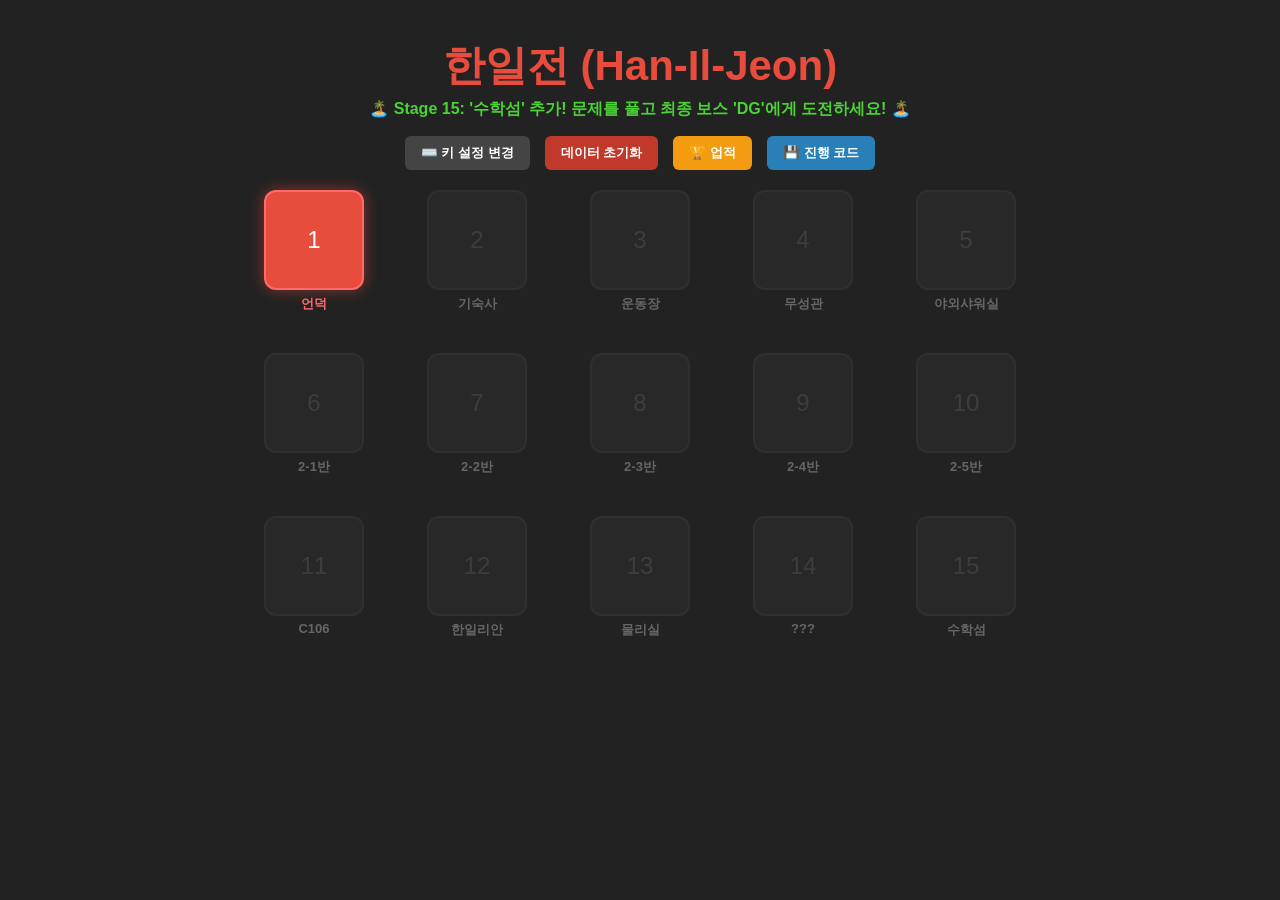
<file: web/games/haniljeon/index.html>
<!DOCTYPE html>
<html lang="ko">
<head>
    <meta charset="UTF-8">
    <meta name="viewport" content="width=device-width, initial-scale=1, maximum-scale=1, user-scalable=no, viewport-fit=cover">
    <meta name="theme-color" content="#222222">
    <script src="../mudyogu-sdk.js"></script>
    <title>한일전 (Han-Il-Jeon) - 별점 및 6스테이지 추가본</title>
    <style>
        body { background-color: #222; color: white; font-family: sans-serif; text-align: center; margin: 0; padding: 10px; overflow: hidden; }
        #menu-screen, #game-screen { display: none; }
        #menu-screen.active, #game-screen.active { display: block; }
        
        .stage-grid { display: grid; grid-template-columns: repeat(5, 1fr); gap: 15px; max-width: 800px; margin: 20px auto; }
        .stage-item { display: flex; flex-direction: column; align-items: center; gap: 5px; position: relative; }
        
        .stage-btn { width: 100px; height: 100px; font-size: 24px; cursor: pointer; background: #333; color: #666; border: 2px solid #444; border-radius: 12px; transition: 0.2s; position: relative; }
        .stage-btn.unlocked { background: #444; color: white; border-color: #666; }
        .stage-btn.active { background: #e74c3c; border-color: #ff6b6b; box-shadow: 0 0 15px rgba(231, 76, 60, 0.5); color: white; }
        .stage-btn:disabled { cursor: not-allowed; opacity: 0.4; }
        
        .clear-badge { position: absolute; top: -5px; right: -5px; background: #2ecc71; color: white; font-size: 12px; width: 22px; height: 22px; border-radius: 50%; display: flex; align-items: center; justify-content: center; font-weight: bold; box-shadow: 0 2px 5px rgba(0,0,0,0.3); z-index: 10; }

        .stage-label { font-size: 13px; color: #666; font-weight: bold; }
        .stage-btn.unlocked + .stage-label { color: #ccc; }
        .stage-btn.active + .stage-label { color: #ff6b6b; }
        
        .star-rating { font-size: 14px; color: #f1c40f; margin-top: 2px; min-height: 18px; }

        #canvas-container { position: relative; width: 1000px; height: 550px; margin: 5px auto; border: 4px solid #fff; }
        canvas { background: #333; display: block; }
        
        .ui-bar { width: 1000px; margin: 5px auto; display: flex; flex-direction: column; gap: 4px; font-size: 16px; font-weight: bold; text-align: left; }
        .boss-hp-area { display: flex; align-items: center; gap: 10px; }
        
        #back-btn { padding: 8px 16px; font-size: 14px; cursor: pointer; background: #555; color: white; border: none; margin-top: 5px; }

        .menu-ctrl-btns { margin: 15px auto; display: flex; justify-content: center; gap: 15px; }
        .menu-ctrl-btns button { padding: 8px 16px; font-weight: bold; cursor: pointer; border: none; border-radius: 6px; background: #444; color: white; transition: 0.2s; }
        .menu-ctrl-btns button:hover { background: #555; }

        #key-config-modal { display: none; position: fixed; top: 50%; left: 50%; transform: translate(-50%, -50%); background: #2c3e50; border: 3px solid #f1c40f; border-radius: 15px; padding: 25px; z-index: 100; min-width: 300px; box-shadow: 0 0 25px rgba(0,0,0,0.7); }
        #key-config-modal.active { display: block; }
        .key-row { display: flex; justify-content: space-between; align-items: center; margin: 12px 0; font-size: 16px; font-weight: bold; }
        .key-capture-btn { background: #34495e; color: #f1c40f; border: 1px solid #f1c40f; padding: 6px 12px; border-radius: 4px; cursor: pointer; min-width: 90px; text-align: center; font-family: monospace; }
        .key-capture-btn.waiting { background: #e74c3c; color: white; border-color: #fff; animation: blink 1s infinite; }
        
        @keyframes blink { 0%, 100% { opacity: 1; } 50% { opacity: 0.5; } }

        #achievement-modal { display: none; position: fixed; top: 50%; left: 50%; transform: translate(-50%, -50%); background: #2c3e50; border: 3px solid #f39c12; border-radius: 15px; padding: 25px; z-index: 100; min-width: 320px; max-width: 480px; max-height: 80vh; overflow-y: auto; box-shadow: 0 0 25px rgba(0,0,0,0.7); }
        #achievement-modal.active { display: block; }
        .achv-item { text-align: left; margin: 12px 0; padding: 10px 14px; border-radius: 8px; background: #34495e; border: 1px solid #46617a; }
        .achv-item.done { background: #1e5631; border-color: #2ecc71; }
        .achv-name { font-weight: bold; font-size: 16px; }
        .achv-desc { font-size: 12px; color: #bbb; margin-top: 4px; }
        .achv-item.done .achv-desc { color: #a3e4b0; }

        /* ===================== 뮤됴구 추가 =====================
           원본 모양은 그대로 두고, 화면 크기에 맞춰 '통째로' 확대/축소만 한다.
           (배치를 바꾸지 않는다 — 아래 fitToScreen 스크립트가 zoom 을 계산)   */
        html { background-color: #222; }
        #menu-screen.active, #game-screen.active { display: flow-root; margin: 0 auto; }

        /* 터치 버튼: 폰/태블릿(손가락 입력)에서만, 게임 화면일 때만 보임 */
        #touch-pad { display: none; }
        @media (pointer: coarse) {
            #touch-pad.show {
                display: grid; grid-template-columns: repeat(3, 1fr);
                grid-template-areas: ". up ." "left atk right" ". down .";
                gap: 8px; width: min(86vw, 300px); margin: 10px auto 6px;
                touch-action: none; user-select: none; -webkit-user-select: none;
            }
            #touch-pad button {
                aspect-ratio: 1 / 1; border-radius: 16px; color: #fff;
                background: rgba(255,255,255,.10); border: 1.5px solid rgba(255,255,255,.22);
                font-size: 20px; font-weight: bold; display: flex; align-items: center; justify-content: center;
                -webkit-tap-highlight-color: transparent; transition: background .08s, transform .08s;
            }
            #touch-pad button.active { background: #e74c3c; border-color: #ff8a7a; transform: scale(.94); }
            #touch-pad .pad-up { grid-area: up; }
            #touch-pad .pad-down { grid-area: down; }
            #touch-pad .pad-left { grid-area: left; }
            #touch-pad .pad-right { grid-area: right; }
            #touch-pad .pad-atk { grid-area: atk; background: rgba(231,76,60,.34); border-color: rgba(255,140,120,.6); font-size: 13px; }
        }
        /* 폰을 가로로 눕혔을 때: 게임 옆 빈 공간에 떠 있게 */
        @media (pointer: coarse) and (orientation: landscape) {
            #touch-pad.show { position: fixed; right: 10px; bottom: 10px; margin: 0; width: min(26vw, 190px); gap: 6px; z-index: 50; opacity: .9; }
        }
    </style>
</head>
<body>

    <div id="menu-screen" class="active">
        <h1 style="font-size: 42px; color: #e74c3c; margin-bottom: 5px;">한일전 (Han-Il-Jeon)</h1>
        <p style="color: #4cd137; font-weight: bold; margin-top: 0;">🏝️ Stage 15: '수학섬' 추가! 문제를 풀고 최종 보스 'DG'에게 도전하세요! 🏝️</p>
        
        <div class="menu-ctrl-btns">
            <button onclick="openKeyConfig()">⌨️ 키 설정 변경</button>
            <button onclick="resetData()" style="background: #c0392b;">데이터 초기화</button>
            <button onclick="openAchievements()" style="background: #f39c12;">🏆 업적</button>
            <button onclick="openSaveCode()" style="background: #2980b9;">💾 진행 코드</button>
        </div>

        <div class="stage-grid" id="stage-container"></div>
    </div>

    <div id="key-config-modal">
        <h3 style="margin-top: 0; color: #f1c40f; font-size: 20px;">⌨️ 커스텀 조작키 설정</h3>
        <p style="font-size: 12px; color: #ccc; margin-bottom: 15px;">변경할 항목의 버튼을 누른 뒤, 원하는 키를 입력하세요.</p>
        
        <div class="key-row"><span>공격</span><button id="btn-key-attack" class="key-capture-btn" onclick="startKeyCapture('attack')">P</button></div>
        <div class="key-row"><span>이동: 위</span><button id="btn-key-up" class="key-capture-btn" onclick="startKeyCapture('up')">W</button></div>
        <div class="key-row"><span>이동: 아래</span><button id="btn-key-down" class="key-capture-btn" onclick="startKeyCapture('down')">S</button></div>
        <div class="key-row"><span>이동: 왼쪽</span><button id="btn-key-left" class="key-capture-btn" onclick="startKeyCapture('left')">A</button></div>
        <div class="key-row"><span>이동: 오른쪽</span><button id="btn-key-right" class="key-capture-btn" onclick="startKeyCapture('right')">D</button></div>
        
        <button onclick="closeKeyConfig()" style="margin-top: 15px; width: 100%; padding: 8px; background: #27ae60; color: white; border: none; border-radius: 4px; font-weight: bold; cursor: pointer;">설정 완료</button>
    </div>

    <div id="achievement-modal">
        <h3 style="margin-top: 0; color: #f39c12; font-size: 20px;">🏆 업적</h3>
        <div id="achievement-list"></div>
        <button onclick="closeAchievements()" style="margin-top: 15px; width: 100%; padding: 8px; background: #27ae60; color: white; border: none; border-radius: 4px; font-weight: bold; cursor: pointer;">닫기</button>
    </div>

    <style>
      #savecode-modal{
        display:none; position:fixed; inset:0; margin:auto;
        width:min(92vw, 460px); height:fit-content; max-height:88vh;
        overflow:auto; background:#1e272e; border:2px solid #3498db;
        border-radius:10px; padding:18px; z-index:9999;
        box-shadow:0 12px 40px rgba(0,0,0,.55);
      }
      #savecode-modal textarea{
        width:100%; box-sizing:border-box; min-height:74px;
        background:#111a20; color:#dfe6e9; border:1px solid #3d4a55;
        border-radius:6px; padding:9px; font-family:ui-monospace,Menlo,monospace;
        font-size:11px; line-height:1.45; resize:vertical; word-break:break-all;
      }
      #savecode-modal .key-row{ display:flex; align-items:center; }
    </style>

    <div id="savecode-modal">
        <h3 style="margin-top:0; color:#3498db; font-size:20px;">진행 코드</h3>
        <p style="font-size:12px; color:#ccc; margin:0 0 12px;">
            다른 기기나 브라우저로 진행상황을 옮길 때 씁니다.<br>
            뮤됴구 앱에 로그인해 두면 코드가 <b>계정에 자동 보관</b>돼요.
        </p>
        <textarea id="savecode-text" readonly placeholder="코드를 불러오는 중..."></textarea>
        <div class="key-row" style="gap:8px; margin-top:10px;">
            <button onclick="copySaveCode()" style="flex:1; background:#27ae60; color:#fff; border:none; border-radius:4px; padding:9px; font-weight:bold; cursor:pointer;">복사</button>
            <button onclick="pushSaveCode()" style="flex:1; background:#2980b9; color:#fff; border:none; border-radius:4px; padding:9px; font-weight:bold; cursor:pointer;">앱에 보관</button>
        </div>
        <p style="font-size:12px; color:#ccc; margin:14px 0 6px;">코드로 불러오기</p>
        <textarea id="savecode-input" placeholder="붙여넣기"></textarea>
        <button onclick="importSaveCode()" style="margin-top:8px; width:100%; padding:9px; background:#8e44ad; color:#fff; border:none; border-radius:4px; font-weight:bold; cursor:pointer;">불러오기</button>
        <button onclick="closeSaveCode()" style="margin-top:10px; width:100%; padding:8px; background:#555; color:#fff; border:none; border-radius:4px; font-weight:bold; cursor:pointer;">닫기</button>
    </div>

    <div id="game-screen">
        <h2 id="current-stage-title" style="margin: 5px 0; color: #f1c40f;">Stage 1: 언덕</h2>
        <div class="ui-bar">
            <div class="boss-hp-area">
                <span id="boss-name-ui">보스:</span>
                <span id="boss-hearts-ui">❤️❤️❤️</span>
                <span id="boss-status" style="color: #ff4757; margin-left: 10px;"></span>
            </div>
            <div id="player-hp">내 HP: ❤️❤️❤️❤️❤️</div>
            <div id="key-guide-ui" style="font-size: 13px; color: #aaa;">[이동: WASD, 방향키 / 공격: P키] [1페이즈 내경 180 상향 조율 완료! 장판이 터지기 전 보스 핵심 품안으로 파고드세요!]</div>
        </div>
        <div id="canvas-container">
            <canvas id="gameCanvas" width="1000" height="550"></canvas>
        </div>
        <button id="back-btn" onclick="goToMenu()">전투 포기 (메인으로)</button>
    </div>

    <div id="touch-pad" aria-label="터치 조작">
        <button class="pad-up"    data-key="up"    aria-label="위">▲</button>
        <button class="pad-left"  data-key="left"  aria-label="왼쪽">◀</button>
        <button class="pad-atk"   data-key="attack" aria-label="공격">공격</button>
        <button class="pad-right" data-key="right" aria-label="오른쪽">▶</button>
        <button class="pad-down"  data-key="down"  aria-label="아래">▼</button>
    </div>

    <script>
        const stageNames = [
            "언덕", "기숙사", "운동장", "무성관", "야외샤워실", 
            "2-1반", "2-2반", "2-3반", "2-4반", "2-5반", 
            "C106", "한일리안", "물리실", "???", "수학섬"
        ];

        let userKeys = {
            attack: 'p',
            up: 'w',
            down: 's',
            left: 'a',
            right: 'd'
        };

        const keyDisplayMap = {
            ' ': 'Space',
            'arrowup': '↑',
            'arrowdown': '↓',
            'arrowleft': '←',
            'arrowright': '→'
        };

        let activeCaptureAction = null;
        let maxUnlockedStage = parseInt(localStorage.getItem('haniljeon_max_stage')) || 1;
        let clearedStages = JSON.parse(localStorage.getItem('haniljeon_cleared_stages')) || [];
        let stageStars = JSON.parse(localStorage.getItem('haniljeon_stage_stars')) || {};
        let achievements = JSON.parse(localStorage.getItem('haniljeon_achievements')) || {};

        const ACHIEVEMENTS = [
            { id: 'start', name: '시발점', desc: '1스테이지 클리어' },
            { id: 'complete', name: '완결', desc: '15스테이지 클리어' },
            { id: 'artisan', name: '장인', desc: '별 35개 수집' },
            { id: 'goat', name: 'GOAT', desc: '별 45개 수집' },
            { id: 'egg', name: '그립습니다', desc: '숨겨진 이스터에그 발견' }
        ];

        function totalStars() {
            return Object.values(stageStars).reduce((a, b) => a + b, 0);
        }

        function unlockAchievement(id) {
            if (!achievements[id]) {
                achievements[id] = true;
                localStorage.setItem('haniljeon_achievements', JSON.stringify(achievements));
            }
        }

        function checkAchievements() {
            if (clearedStages.includes(1)) unlockAchievement('start');
            if (clearedStages.includes(15)) unlockAchievement('complete');
            if (totalStars() >= 35) unlockAchievement('artisan');
            if (totalStars() >= 45) unlockAchievement('goat');
        }

        function openAchievements() {
            checkAchievements();
            renderAchievements();
            document.getElementById('achievement-modal').classList.add('active');
        }

        function closeAchievements() {
            document.getElementById('achievement-modal').classList.remove('active');
        }

        function renderAchievements() {
            const list = document.getElementById('achievement-list');
            list.innerHTML = '';
            ACHIEVEMENTS.forEach(a => {
                const done = !!achievements[a.id];
                const div = document.createElement('div');
                div.className = 'achv-item' + (done ? ' done' : '');
                div.innerHTML = `<div class="achv-name">${done ? '✅' : '🔒'} ${a.name}</div><div class="achv-desc">${done ? '달성 완료!' : '달성 방법: ' + a.desc}</div>`;
                list.appendChild(div);
            });
        }

        const menuScreen = document.getElementById('menu-screen');
        const gameScreen = document.getElementById('game-screen');
        const stageContainer = document.getElementById('stage-container');
        const keyConfigModal = document.getElementById('key-config-modal');

        function openKeyConfig() {
            keyConfigModal.classList.add('active');
            updateKeyConfigButtons();
        }

        function closeKeyConfig() {
            keyConfigModal.classList.remove('active');
            activeCaptureAction = null;
            updateKeyGuideUI();
        }

        function updateKeyConfigButtons() {
            document.getElementById('btn-key-attack').innerText = keyDisplayMap[userKeys.attack] || userKeys.attack.toUpperCase();
            document.getElementById('btn-key-up').innerText = keyDisplayMap[userKeys.up] || userKeys.up.toUpperCase();
            document.getElementById('btn-key-down').innerText = keyDisplayMap[userKeys.down] || userKeys.down.toUpperCase();
            document.getElementById('btn-key-left').innerText = keyDisplayMap[userKeys.left] || userKeys.left.toUpperCase();
            document.getElementById('btn-key-right').innerText = keyDisplayMap[userKeys.right] || userKeys.right.toUpperCase();
        }

        function updateKeyGuideUI() {
            const atkKey = (keyDisplayMap[userKeys.attack] || userKeys.attack.toUpperCase());
            const uKey = (keyDisplayMap[userKeys.up] || userKeys.up.toUpperCase());
            const lKey = (keyDisplayMap[userKeys.left] || userKeys.left.toUpperCase());
            const sKey = (keyDisplayMap[userKeys.down] || userKeys.down.toUpperCase());
            const rKey = (keyDisplayMap[userKeys.right] || userKeys.right.toUpperCase());
            
            document.getElementById('key-guide-ui').innerHTML = `[이동: ${uKey}${lKey}${sKey}${rKey} 및 방향키 지원 / 공격: ${atkKey}키] [1페이즈 내경 180 상향 조율 완료! 장판이 터지기 전 보스 핵심 품안으로 파고드세요!]`;
        }

        function startKeyCapture(action) {
            const btns = document.querySelectorAll('.key-capture-btn');
            btns.forEach(b => b.classList.remove('waiting'));
            
            activeCaptureAction = action;
            const targetBtn = document.getElementById(`btn-key-${action}`);
            targetBtn.classList.add('waiting');
            targetBtn.innerText = '입력 대기...';
        }

        function renderStageMenu() {
            stageContainer.innerHTML = '';
            for (let i = 1; i <= 15; i++) {
                const item = document.createElement('div');
                item.className = 'stage-item';
                
                const btn = document.createElement('button');
                btn.className = 'stage-btn';
                btn.innerText = i;
                
                if (clearedStages.includes(i)) {
                    const badge = document.createElement('div');
                    badge.className = 'clear-badge';
                    badge.innerText = '✓';
                    item.appendChild(badge);
                }

                const isUnlocked = (i <= maxUnlockedStage) || (i === 14 && maxUnlockedStage >= 13);
                if (isUnlocked) {
                    btn.classList.add('unlocked');
                    if (i === maxUnlockedStage) btn.classList.add('active');
                    btn.onclick = () => {
                        startStage(i);
                    };
                } else {
                    btn.disabled = true;
                    btn.onclick = () => { alert("아직 미구현된 스테이지입니다."); };
                }
                
                const label = document.createElement('div');
                label.className = 'stage-label';
                label.innerText = stageNames[i - 1];
                
                const starDiv = document.createElement('div');
                starDiv.className = 'star-rating';
                if (stageStars[i]) {
                    starDiv.innerText = "⭐".repeat(stageStars[i]);
                }
                
                item.appendChild(btn);
                item.appendChild(label);
                item.appendChild(starDiv);
                stageContainer.appendChild(item);
            }
        }

        function resetData() {
            if(confirm("모든 스테이지 기록을 초기화하시겠습니까?")) {
                localStorage.setItem('haniljeon_max_stage', 1);
                localStorage.setItem('haniljeon_cleared_stages', JSON.stringify([]));
                localStorage.setItem('haniljeon_stage_stars', JSON.stringify({}));
                localStorage.setItem('haniljeon_achievements', JSON.stringify({}));
                maxUnlockedStage = 1;
                clearedStages = [];
                stageStars = {};
                achievements = {};
                renderStageMenu();
            }
        }
        
        function goToMenu() {
            isGameOver = true; 
            if (gameLoopId) {
                cancelAnimationFrame(gameLoopId);
                gameLoopId = null;
            }
            menuScreen.className = 'active';
            gameScreen.className = '';
            renderStageMenu();
        }


        /* ===================== 뮤됴구: 진행 코드 ===================== */
        const SAVE_CODE_PREFIX = 'HIJ1|';

        function buildSaveCode() {
            const payload = {
                v: 1,
                maxStage: maxUnlockedStage,
                cleared: clearedStages,
                stars: stageStars,
                ach: achievements,
                keys: userKeys,
                at: Date.now()
            };
            try {
                // 유니코드 안전 base64
                const json = JSON.stringify(payload);
                const bytes = new TextEncoder().encode(json);
                let bin = '';
                for (let i = 0; i < bytes.length; i += 0x8000) {
                    bin += String.fromCharCode.apply(null, bytes.subarray(i, i + 0x8000));
                }
                return SAVE_CODE_PREFIX + btoa(bin);
            } catch (e) { return ''; }
        }

        function applySaveCode(code) {
            try {
                const raw = String(code || '').trim();
                if (!raw.startsWith(SAVE_CODE_PREFIX)) return false;
                const bin = atob(raw.slice(SAVE_CODE_PREFIX.length));
                const bytes = new Uint8Array(bin.length);
                for (let i = 0; i < bin.length; i++) bytes[i] = bin.charCodeAt(i);
                const obj = JSON.parse(new TextDecoder().decode(bytes));
                if (!obj || typeof obj !== 'object') return false;

                // 합치기: 최고 스테이지는 큰 쪽, 클리어는 모두, 별점은 스테이지별 최고, 업적은 하나라도 달성했으면 달성
                if (typeof obj.maxStage === 'number') {
                    maxUnlockedStage = Math.max(maxUnlockedStage || 1, Math.max(1, Math.min(15, obj.maxStage)));
                    localStorage.setItem('haniljeon_max_stage', maxUnlockedStage);
                }
                if (Array.isArray(obj.cleared)) {
                    obj.cleared.forEach(function (n) { if (!clearedStages.includes(n)) clearedStages.push(n); });
                    clearedStages.sort(function (a, b) { return a - b; });
                    localStorage.setItem('haniljeon_cleared_stages', JSON.stringify(clearedStages));
                }
                if (obj.stars && typeof obj.stars === 'object') {
                    Object.keys(obj.stars).forEach(function (k) {
                        const v = Number(obj.stars[k]) || 0;
                        if (v > (Number(stageStars[k]) || 0)) stageStars[k] = v;
                    });
                    localStorage.setItem('haniljeon_stage_stars', JSON.stringify(stageStars));
                }
                if (obj.ach && typeof obj.ach === 'object') {
                    Object.keys(obj.ach).forEach(function (k) { if (obj.ach[k] && !achievements[k]) achievements[k] = obj.ach[k]; });
                    localStorage.setItem('haniljeon_achievements', JSON.stringify(achievements));
                }
                if (obj.keys && typeof obj.keys === 'object') {
                    userKeys = Object.assign(userKeys, obj.keys);
                }
                try { renderStageMenu(); } catch (e) {}
                return true;
            } catch (e) { return false; }
        }

        /** 앱 계정에 진행 코드 보관 */
        function pushSaveCode(silent) {
            try {
                const code = buildSaveCode();
                if (!code) return;
                if (typeof window.mudyoguStoreCode === 'function') {
                    window.mudyoguStoreCode(code);
                    if (!silent) alert('진행 코드를 앱 계정에 보관했어요.\n다른 기기에서 로그인하면 자동으로 복원됩니다.');
                } else if (!silent) {
                    alert('앱에 연결되지 않았어요. 코드를 복사해서 보관해 주세요.');
                }
            } catch (e) {}
        }

        function openSaveCode() {
            const modal = document.getElementById('savecode-modal');
            const ta = document.getElementById('savecode-text');
            ta.value = buildSaveCode();
            modal.style.display = 'block';
            // 앱이 보관 중인 코드가 있으면 자동으로 불러오기 칸에 채워줌
            try {
                if (typeof window.MUD !== 'undefined' && window.MUD.requestCode) {
                    window.MUD.requestCode();
                }
            } catch (e) {}
        }
        function closeSaveCode() {
            document.getElementById('savecode-modal').style.display = 'none';
        }
        function copySaveCode() {
            const ta = document.getElementById('savecode-text');
            pushSaveCode(true);
            navigator.clipboard.writeText(ta.value).then(function () {
                alert('복사했어요. (앱 계정에도 보관)');
            }).catch(function () {
                ta.select();
                alert('자동 복사가 안 돼요. 코드를 선택해 뒀으니 직접 복사해 주세요.');
            });
        }
        function importSaveCode() {
            const v = document.getElementById('savecode-input').value;
            if (!v.trim()) { alert('코드를 붙여넣어 주세요.'); return; }
            if (applySaveCode(v)) {
                alert('진행상황을 불러왔어요!');
                closeSaveCode();
            } else {
                alert('코드를 읽지 못했어요. 처음부터 끝까지 빠짐없이 붙여넣었는지 확인해 주세요.');
            }
        }

        /* ===================== 뮤됴구: 터치 조작 ===================== */
        (function setupTouchPad(){
            const pad = document.getElementById('touch-pad');
            if (!pad) return;

            // userKeys 매핑을 실제 keys 객체에 반영
            function press(action){
                const k = (typeof userKeys !== 'undefined' && userKeys[action]) || null;
                if (k) keys[k.toLowerCase()] = true;
                // 방향키 별칭도 함께 세팅
                if (action === 'up')    { keys['arrowup'] = true; }
                if (action === 'down')  { keys['arrowdown'] = true; }
                if (action === 'left')  { keys['arrowleft'] = true; }
                if (action === 'right') { keys['arrowright'] = true; }
            }

            function release(action){
                const k = (typeof userKeys !== 'undefined' && userKeys[action]) || null;
                if (k) keys[k.toLowerCase()] = false;
                if (action === 'up')    { keys['arrowup'] = false; }
                if (action === 'down')  { keys['arrowdown'] = false; }
                if (action === 'left')  { keys['arrowleft'] = false; }
                if (action === 'right') { keys['arrowright'] = false; }
            }

            pad.querySelectorAll('button').forEach(function(btn){
                const action = btn.dataset.key;

                const down = function(e){
                    e.preventDefault();
                    btn.classList.add('active');
                    press(action);
                    if (action === 'attack') {
                        // 공격은 순간 입력이므로 잠시 후 자동 해제
                        setTimeout(function(){ release('attack'); }, 90);
                    }
                };
                const up = function(e){
                    e.preventDefault();
                    btn.classList.remove('active');
                    release(action);
                };

                btn.addEventListener('pointerdown', down);
                btn.addEventListener('pointerup', up);
                btn.addEventListener('pointercancel', up);
                btn.addEventListener('pointerleave', up);
                btn.addEventListener('contextmenu', function(e){ e.preventDefault(); });
            });

            // 게임 화면을 벗어나면 입력 초기화
            const backBtn = document.getElementById('back-btn');
            if (backBtn) backBtn.addEventListener('click', function(){
                Object.keys(keys).forEach(function(k){ keys[k] = false; });
            });
        })();

        /* ===================== 뮤됴구: 진행상황 저장 ===================== */
        function mudyoguSyncProgress(isVictory){
            try{
                if (typeof window.mudyoguSave !== 'function') return;
                const stars = (typeof totalStars === 'function') ? totalStars() : 0;
                const cleared = (typeof clearedStages !== 'undefined') ? clearedStages.length : 0;
                const maxStage = (typeof maxUnlockedStage !== 'undefined') ? maxUnlockedStage : 1;
                const curStars = (typeof stageStars !== 'undefined' && stageStars[currentStageNumber]) || 0;

                // 점수: 클리어 스테이지 * 100 + 별 * 20 + 도달 스테이지 * 10
                const score = cleared * 100 + stars * 20 + maxStage * 10;

                window.mudyoguSave({
                    score: score,
                    state: {
                        version: 1,
                        maxUnlockedStage: maxStage,
                        clearedStages: cleared,
                        totalStars: stars,
                        achievements: (typeof achievements !== 'undefined') ? Object.keys(achievements).length : 0
                    },
                    isGameOver: !!isVictory
                });
            }catch(e){}
        }

        /* ===================== 뮤됴구: SDK 초기화 ===================== */
        (function initMudyogu(){
            if (!window.MudyoguSDK) return;
            const MUD = window.MudyoguSDK.create();
            window.MUD = MUD;

            // 앱(iframe) 안에서 실행 중이면 html 에 표시를 남겨
            // 위아래 UI 를 압축하고 캔버스를 최대한 크게 쓴다.
            if (MUD.isEmbedded) {
                document.documentElement.classList.add('mud-embed');
            }

            MUD.onInit(function(payload){
                // 진행상황은 localStorage 로 이미 복원되므로 참고용으로만 보관
                window.MUDYOGU_LAST = payload || {};
                try { mudyoguSyncProgress(false); } catch(e){}
            });

            MUD.onControl(function(msg){
                if (msg.type === 'pause') {
                    Object.keys(keys).forEach(function(k){ keys[k] = false; });
                }
            });

            // 저장 헬퍼
            window.mudyoguSave = function (payload) {
                try { MUD.save(payload || {}); } catch (e) {}
            };

            // ── 기록 코드 연동 ──────────────────────────────────────
            window.mudyoguStoreCode = function (code) {
                try { MUD.saveCode({ code: String(code || ''), label: '진행 코드' }); }
                catch (e) {}
            };

            // 앱이 보관하던 코드를 넘겨주면 자동 복원
            MUD.onCode(function (code) {
                if (!code) return;
                try {
                    if (applySaveCode(code)) {
                        var box = document.getElementById('savecode-input');
                        if (box) box.value = code;
                    }
                } catch (e) {}
            });

            // 진행 코드 요청 (앱이 보관 중이면 자동 복원됨)
            try { MUD.requestCode(); } catch (e) {}

            MUD.ready();
        })();
        const canvas = document.getElementById('gameCanvas');
        const ctx = canvas.getContext('2d');
        let gameLoopId = null;
        let isGameOver = true;
        let currentStageNumber = 1;

        const keys = {};
        let pKeyCooldown = false;

        let mapMinX = 0, mapMaxX = 1000, mapMinY = 0, mapMaxY = 550;

        window.addEventListener('keydown', e => {
            const lowerKey = e.key.toLowerCase();
            
            if (activeCaptureAction) {
                e.preventDefault();
                userKeys[activeCaptureAction] = lowerKey;
                activeCaptureAction = null;
                updateKeyConfigButtons();
                return;
            }

            keys[lowerKey] = true;
            
            if (e.key === 'ArrowUp') keys['arrowup'] = true;
            if (e.key === 'ArrowDown') keys['arrowdown'] = true;
            if (e.key === 'ArrowLeft') keys['arrowleft'] = true;
            if (e.key === 'ArrowRight') keys['arrowright'] = true;

            if (lowerKey === userKeys.attack && !pKeyCooldown && player && !isGameOver) {
                shootBullet();
            }
        });

        window.addEventListener('keyup', e => { 
            const lowerKey = e.key.toLowerCase();
            keys[lowerKey] = false; 
            if (e.key === 'ArrowUp') keys['arrowup'] = false;
            if (e.key === 'ArrowDown') keys['arrowdown'] = false;
            if (e.key === 'ArrowLeft') keys['arrowleft'] = false;
            if (e.key === 'ArrowRight') keys['arrowright'] = false;
        });

        let player, boss, bullets, bossBullets;
        let phaseEffects = []; 
        let minions = [];
        let bossSpikes = []; // stage12 전용: 4방향 스턴 가시

        function startStage(stageNum) {
            isGameOver = true;
            if (gameLoopId) {
                cancelAnimationFrame(gameLoopId);
                gameLoopId = null;
            }

            currentStageNumber = stageNum;
            for (let key in keys) { keys[key] = false; }
            
            menuScreen.className = '';
            gameScreen.className = 'active';
            document.getElementById('current-stage-title').innerText = `Stage ${stageNum}: ${stageNames[stageNum - 1]}`;
            updateKeyGuideUI();
            
            bullets = [];
            bossBullets = [];
            phaseEffects = [];
            minions = [];
            bossSpikes = [];
            isGameOver = false;

            mapMinX = 0; mapMaxX = 1000; mapMinY = 0; mapMaxY = 550;

            player = {
                x: 500, y: 450,
                size: 16, baseSpeed: 12.3, speed: 12.3, 
                hp: 5, maxHp: 5,
                invincible: false, invincibilityTimer: 0,
                dirX: 0, dirY: -1,
                slowTimer: 0, heavySlowTimer: 0, freezeTimer: 0, gridSlowTimer: 0
            };

            if (stageNum === 1) {
                boss = {
                    name: "고스트라이더", x: 500, y: 150, size: 30, speed: 5.0, normalSpeed: 5.0, 
                    maxHearts: 3, currentHearts: 3, heartHp: 15, currentHeartHp: 15, phase: 1,
                    rushTimer: 0, isRushing: false, rushDir: {x:0, y:0}, rushDuration: 0,
                    stealthTimer: 0, isStealth: false, stealthDuration: 0, phaseLockTimer: 0 
                };
            } else if (stageNum === 2) {
                boss = {
                    name: "마사", x: 500, y: 150, size: 32, speed: 6.6, normalSpeed: 6.6, 
                    maxHearts: 2, currentHearts: 2, heartHp: 20, currentHeartHp: 20, phase: 1,
                    attackTimer: 0, isAttacking: false, attackProgress: 0, hasDamaged: false, attackAngle: 0, phaseLockTimer: 0 
                };
            } else if (stageNum === 3) {
                boss = {
                    name: "지구를 드는 남자", x: 500, y: 150, size: 35, speed: 5.3, normalSpeed: 5.3,
                    maxHearts: 4, currentHearts: 4, heartHp: 10, currentHeartHp: 10, phase: 1,
                    attackTimer: 0, isAttacking: false, attackProgress: 0, hasDamaged: false,
                    holdTimer: 0, isHolding: false, holdDuration: 0, phaseLockTimer: 0
                };
            } else if (stageNum === 4) {
                boss = {
                    name: "태권브이", x: 500, y: 150, size: 36, speed: 7.2, normalSpeed: 7.2, 
                    maxHearts: 2, currentHearts: 2, heartHp: 25, currentHeartHp: 25, phase: 1,
                    attackTimer: 0, isAttacking: false, attackProgress: 0, hasDamaged: false, attackAngle: 0,
                    shieldTimer: 0, isShieldActive: false, shieldDuration: 0, attackType: "box", phaseLockTimer: 0
                };
            } else if (stageNum === 5) {
                boss = {
                    name: "차가운 물", x: 500, y: 150, size: 38,
                    speed: 7.9, normalSpeed: 7.9, 
                    maxHearts: 3, currentHearts: 3, 
                    heartHp: 20, currentHeartHp: 20,
                    phase: 1,
                    attackTimer: 0, isAttacking: false, attackProgress: 0, hasDamaged: false, attackType: "donut",
                    fullMapAttackTimer: 0, isFullMapAttacking: false, fullMapProgress: 0, safeQuadrant: 0, hasFullMapDamaged: false,
                    phaseLockTimer: 0
                };
            } else if (stageNum === 6) {
                boss = {
                    name: "록함", x: 500, y: 150, size: 34, speed: 8.2, normalSpeed: 8.2,
                    maxHearts: 2, currentHearts: 2, heartHp: 25, currentHeartHp: 25, phase: 1,
                    wallAttackTimer: 0, isWallAttacking: false, wallProgress: 0, hasWallDamaged: false, wallBoxes: [],
                    centerAttackTimer: 0, isCenterAttacking: false, centerProgress: 0, hasCenterDamaged: false,
                    transitionAttackActive: false, transitionProgress: 0, hasTransitionDamaged: false, phaseLockTimer: 0
                };
            } else if (stageNum === 7) {
                boss = {
                    name: "엄브로의 왕자", x: 500, y: 150, size: 34, speed: 7.0, normalSpeed: 7.0,
                    maxHearts: 3, currentHearts: 3, heartHp: 15, currentHeartHp: 15, phase: 1,
                    mapleTimer: 0, isMapleAttacking: false, mapleProgress: 0, hasMapleDamaged: false,
                    diamondAttackActive: false, diamondProgress: 0, hasDiamondDamaged: false, diamondType: "", diamondBoxes: [],
                    minionSummonTimer: 0, phaseLockTimer: 0
                };
            } else if (stageNum === 8) {
                boss = {
                    name: "VR-DDAL", x: 500, y: 150, size: 34, speed: 6.7, normalSpeed: 6.7,
                    maxHearts: 2, currentHearts: 2, heartHp: 45, currentHeartHp: 45, phase: 1,
                    attackCycleTimer: 0, nextAttackType: "laser",
                    isLaserAttacking: false, laserProgress: 0, hasLaserDamaged: false, laserAngle: 0,
                    isBulletAttacking: false, bulletProgress: 0, hasBulletFired: false, hasBulletFired2: false, bulletAngle: 0,
                    isInvincible: false, invincibleTimer: 0,
                    phaseLockTimer: 0
                };
            } else if (stageNum === 9) {
                boss = {
                    name: "의자왕", x: 500, y: 150, size: 34, speed: 6.8, normalSpeed: 6.8,
                    maxHearts: 5, currentHearts: 5, heartHp: 10, currentHeartHp: 10, phase: 1,
                    attackTimer: 0, isAttacking: false, attackProgress: 0, hasDamaged: false, telegraphX: 500, telegraphY: 150,
                    selfAttackTimer: 0, isSelfAttacking: false, selfAttackProgress: 0, hasSelfDamaged: false,
                    chairTimer: 0, isChairAttacking: false, chairProgress: 0, hasChairDamaged: false,
                    phaseLockTimer: 0
                };
            } else if (stageNum === 10) {
                boss = {
                    name: "염라대왕", x: 500, y: 150, size: 36, speed: 8.2, normalSpeed: 8.2,
                    maxHearts: 2, currentHearts: 2, heartHp: 20, currentHeartHp: 20, phase: 1,
                    markTimer: 0, isMarking: false, markProgress: 0, hasMarkDamaged: false, markX: 500, markY: 150,
                    groundHazards: [],
                    gridTimer: 0, isGridAttacking: false, gridProgress: 0, hasGridDamaged: false,
                    isStealth: false, stealthDuration: 0,
                    phaseLockTimer: 0
                };
            } else if (stageNum === 11) {
                boss = {
                    name: "인혁이", x: 500, y: 150, size: 34, speed: 7.5, normalSpeed: 7.5,
                    maxHearts: 3, currentHearts: 3, heartHp: 15, currentHeartHp: 15, phase: 1,
                    attackTimer: 0, isAttacking: false, attackProgress: 0, hasDamaged: false, attackAngle: 0,
                    patternTimer: 0, patternIndex: 0, isPatternAttacking: false, patternProgress: 0, hasPatternDamaged: false, patternAngle: 0,
                    tackleTimer: 0, isTackling: false, tackleStopTimer: 0, tackleDuration: 0, tackleDir: {x:0, y:0},
                    invulEventTimer: 0, isInvulEvent: false, invulEventDuration: 0, phase3Timer: 0,
                    phaseLockTimer: 0
                };
            } else if (stageNum === 12) {
                boss = {
                    name: "무규규", x: 500, y: 150, size: 34, speed: 8.2, normalSpeed: 8.2,
                    maxHearts: 2, currentHearts: 2, heartHp: 20, currentHeartHp: 20, phase: 1,
                    scissorTimer: 0, isScissorAttacking: false, scissorProgress: 0, scissorAngle: 0,
                    sinkholeCycleTimer: 0, sinkholeState: 'idle', sinkholeWarnTimer: 0, sinkholeActiveTimer: 0,
                    sinkholes: [{ x: 500, y: 275 }, { x: 500, y: 275 }],
                    spikeTimer: 0,
                    phaseLockTimer: 0
                };
            } else if (stageNum === 13) {
                boss = {
                    name: "H중장", x: 500, y: 150, size: 34, speed: 7.0, normalSpeed: 7.0,
                    maxHearts: 2, currentHearts: 2, heartHp: 20, currentHeartHp: 20, phase: 1,
                    // 기본공격: 휘어나가는 막대자석 투사체 (곡선 유도, 회피 가능)
                    magnetTimer: 0, magnetBars: [], magnetInterval: 7.0, magnetSpeed: 11.0, magnetTurnRate: 0.028,
                    // 5초 간격: 전진하며 작은 사각형 돌진 공격
                    boxTimer: 0, boxState: 'idle', boxWarnTimer: 0, boxActiveTimer: 0, boxAngle: 0,
                    // 페이즈2: 10초 간격 자기장 극성 반전
                    fieldFlipTimer: 0, fieldInverted: false,
                    phaseLockTimer: 0
                };
            } else if (stageNum === 14) {
                boss = {
                    name: "창기", x: 500, y: 150, size: 34, speed: 8.2, normalSpeed: 8.2,
                    maxHearts: 2, currentHearts: 2, heartHp: 15, currentHeartHp: 15, phase: 1,
                    // 기본공격: 이동하며 바라보는 방향 삼각형 (0.6초 딜레이, 길이 350)
                    attackTimer: 0, isAttacking: false, attackProgress: 0, hasDamaged: false, attackAngle: 0,
                    // "지금부터 움직이는 사람...... 게이" 이벤트
                    freezeEventState: 'idle', freezeEventTimer: 0, freezeFlashTimer: 0, freezeActiveTimer: 0, freezePostStopTimer: 0,
                    speedBoostTimer: 0,
                    // 커터칼 (7초 간격, 벽에서 랜덤 돌출)
                    cutterTimer: 0, cutters: [], cutterWarn: null,
                    // 가짜 클리어 -> 3페이즈 연출
                    hasFakeCleared: false, isFakeClear: false, fakeClearTimer: 0,
                    wallOpenSide: null, wallOpenTimer: 0, wallOpenY: 275,
                    // 3페이즈: 벽 가시 / 정전 / 배게
                    wallSpikeTimer: 0, wallSpikesUp: false,
                    blackoutTimer: 0, isBlackout: false, blackoutDuration: 0,
                    pillowTimer: 0, pillow: null, pillowShieldTimer: 0,
                    phaseLockTimer: 0
                };
            } else if (stageNum === 15) {
                boss = {
                    name: "DG", x: -2000, y: -2000, size: 34, speed: 0, normalSpeed: 0,
                    maxHearts: 2, currentHearts: 2, heartHp: 15, currentHeartHp: 15, phase: 1,
                    isStealth: true, // 실제 보스는 유닛(units)으로만 표현 - 제네릭 보스 판정 전부 우회
                    s15Mode: 'island',
                    solved: [false, false, false],
                    heartTaken: false,
                    portalReady: false,
                    units: [],
                    phaseLockTimer: 0
                };
                player.x = 500; player.y = 500;
            }
            
            runGame();
        }

        // ===== Stage 15 (수학섬) 헬퍼 =====
        function s15ResetKeys() { for (let key in keys) { keys[key] = false; } }

        function s15EnterIsland() {
            boss.s15Mode = 'island';
            boss.units = [];
            bullets = []; bossBullets = [];
            player.x = 500; player.y = 500;
            player.invincible = true; player.invincibilityTimer = 1.0;
            boss.portalReady = false;
        }

        function s15EnterProblem(n) {
            bullets = []; bossBullets = [];
            player.x = 500; player.y = 480;
            player.invincible = true; player.invincibilityTimer = 1.0;
            boss.phaseLockTimer = 0.5;
            if (n === 1) {
                boss.s15Mode = 'p1';
                boss.units = [{
                    name: '평균값 정리', x: 500, y: 130, size: 32, hp: 15, maxHp: 15, speed: 8.4, phase: 1,
                    atkTimer: 0, atkState: 'idle', pauseTimer: 0, plusShots: [],
                    lineTimer: 0, lineActive: false, lineLife: 0, linePassed: false, lineSide: 0, lineMsgTimer: 0
                }];
            } else if (n === 2) {
                boss.s15Mode = 'p2';
                boss.units = [{
                    name: '생기부', x: 500, y: 130, size: 32, hp: 20, maxHp: 20, speed: 7.7, phase: 1,
                    paperTimer: 0, papers: [], rectTimer: 0, rects: []
                }];
            } else if (n === 3) {
                boss.s15Mode = 'p3';
                boss.p3HpMap = { '그건 너가': 10, '알아서': 10, '해라': 10 };
                boss.units = [
                    { name: '그건 너가', x: 280, y: 130, size: 28, hp: 10, maxHp: 10, speed: 7.6, bladeAngle: 0,    pauseInterval: 3, pauseDur: 0.5, pauseTimer: 0, pausedFor: 0 },
                    { name: '알아서',   x: 500, y: 110, size: 28, hp: 10, maxHp: 10, speed: 7.6, bladeAngle: 2.09, pauseInterval: 4, pauseDur: 0.4, pauseTimer: 0, pausedFor: 0 },
                    { name: '해라',     x: 720, y: 130, size: 28, hp: 10, maxHp: 10, speed: 7.6, bladeAngle: 4.19, pauseInterval: 5, pauseDur: 0.3, pauseTimer: 0, pausedFor: 0 }
                ];
            } else {
                boss.s15Mode = 'exam';
                boss.units = [{
                    name: 'DG', x: 500, y: 130, size: 34, hp: 15, maxHp: 15, speed: 8.4, phase: 1,
                    tileTimer: 0, tiles: [], rectTimer: 0, rectState: 'idle', rectDelay: 0, rectAngle: 0, rectFlashTimer: 0,
                    stopTimer: 0, stoppedFor: 0
                }];
            }
        }

        // 유닛 피격 처리. 반환값 'cleared'면 스테이지 전체 클리어됨
        function s15DamageUnit(u) {
            u.hp--;
            if (boss.s15Mode === 'p3' && boss.p3HpMap) boss.p3HpMap[u.name] = Math.max(0, u.hp);
            if (u.hp > 0) return 'ok';
            const mode = boss.s15Mode;
            if (mode === 'p1') {
                if (u.phase === 1) {
                    u.phase = 2; u.hp = 10; u.maxHp = 10; u.speed = 8.7;
                    u.atkState = 'idle'; u.atkTimer = 0;
                    triggerPhaseEffect(u.x, u.y); boss.phaseLockTimer = 0.5;
                    return 'ok';
                }
                boss.solved[0] = true;
                alert('1번 문제 클리어!'); s15ResetKeys();
                s15EnterIsland();
                return 'ok';
            }
            if (mode === 'p2') {
                if (u.phase === 1) {
                    u.phase = 2; u.hp = 10; u.maxHp = 10; u.speed = 8.1;
                    u.paperTimer = 0; u.rectTimer = 0;
                    triggerPhaseEffect(u.x, u.y); boss.phaseLockTimer = 0.5;
                    return 'ok';
                }
                boss.solved[1] = true;
                alert('2번 문제 클리어!'); s15ResetKeys();
                s15EnterIsland();
                return 'ok';
            }
            if (mode === 'p3') {
                const idx = boss.units.indexOf(u);
                if (idx >= 0) boss.units.splice(idx, 1);
                triggerPhaseEffect(u.x, u.y);
                if (boss.units.length === 0) {
                    boss.solved[2] = true;
                    alert('3번 문제 클리어!'); s15ResetKeys();
                    s15EnterIsland();
                }
                return 'ok';
            }
            if (mode === 'exam') {
                if (u.phase === 1) {
                    u.phase = 2; u.hp = 10; u.maxHp = 10; u.speed = 9.0;
                    u.stopTimer = 0; u.stoppedFor = 0;
                    u.rectState = 'idle'; u.rectTimer = 0;
                    triggerPhaseEffect(u.x, u.y); boss.phaseLockTimer = 0.5;
                    return 'ok';
                }
                // ===== 최종 클리어 =====
                isGameOver = true;
                alert(`Stage 15 클리어!`); s15ResetKeys();
                let currentStars = 1;
                if (player.hp === 5) currentStars = 3;
                else if (player.hp >= 3) currentStars = 2;
                let maxStars = stageStars[15] || 0;
                if (currentStars > maxStars) {
                    stageStars[15] = currentStars;
                    localStorage.setItem('haniljeon_stage_stars', JSON.stringify(stageStars));
                }
                if (!clearedStages.includes(15)) {
                    clearedStages.push(15);
                    localStorage.setItem('haniljeon_cleared_stages', JSON.stringify(clearedStages));
                }
                checkAchievements();
                goToMenu();
                return 'cleared';
            }
            return 'ok';
        }

        function shootBullet() {
            bullets.push({
                x: player.x, y: player.y, size: 5, speed: 15,
                vx: player.dirX, vy: player.dirY
            });
            pKeyCooldown = true;
            setTimeout(() => { pKeyCooldown = false; }, 450); 
        }

        function triggerPhaseEffect(x, y) {
            phaseEffects.push({ x: x, y: y, radius: 10, maxRadius: 500, alpha: 1.0, speed: 16 });
        }

        function spawnGungnyeoRing(count = 8) {
            for (let i = 0; i < count; i++) {
                let ang = (Math.PI * 2 / count) * i;
                minions.push({
                    x: boss.x + Math.cos(ang) * 70,
                    y: boss.y + Math.sin(ang) * 70,
                    size: 13, speed: 7.7, hp: 1, type: 'gungnyeo'
                });
            }
        }

        const chairCornerPositions = [
            { x: 120, y: 120 }, { x: 880, y: 120 }, { x: 120, y: 430 }, { x: 880, y: 430 }
        ];

        const yeomraGridBoxes = [
            { x: 400, y: 175, w: 95, h: 95 }, { x: 505, y: 175, w: 95, h: 95 },
            { x: 400, y: 280, w: 95, h: 95 }, { x: 505, y: 280, w: 95, h: 95 }
        ];

        // ===== 고정 타임스텝 루프 =====
        // 절전모드 등으로 requestAnimationFrame 호출 빈도가 낮아져도(예: 30fps, 15fps로 throttle),
        // 실제 경과 시간만큼 update()를 여러 번 호출해 게임 진행 속도(이속, 공격 주기 등)가
        // 느려지지 않도록 보정한다. setTimeout 기반(예: 공격 쿨다운)은 원래도 실시간 기준이라
        // 영향을 안 받는데, update() 내부의 이동/타이머는 전부 "1/60초가 지났다"고 가정하고
        // 계산하므로, 프레임 호출 자체가 줄면 그만큼 느려지는 문제가 있었음.
        const FIXED_DT = 1 / 60;
        let gameLoopLastTime = 0;
        let gameLoopAccumulator = 0;

        function runGame() {
            gameLoopLastTime = performance.now();
            gameLoopAccumulator = 0;
            gameLoopId = requestAnimationFrame(gameLoopTick);
        }

        function gameLoopTick(currentTime) {
            if (isGameOver) return;

            let frameTime = (currentTime - gameLoopLastTime) / 1000;
            gameLoopLastTime = currentTime;
            // 탭 전환 등으로 한번에 너무 크게 밀리는 경우 방지 (최대 0.25초치만 보정)
            if (frameTime > 0.25) frameTime = 0.25;
            gameLoopAccumulator += frameTime;

            let steps = 0;
            while (gameLoopAccumulator >= FIXED_DT && steps < 10) {
                update();
                gameLoopAccumulator -= FIXED_DT;
                steps++;
                if (isGameOver) break;
            }

            if (!isGameOver) {
                render();
                gameLoopId = requestAnimationFrame(gameLoopTick);
            }
        }

        function checkSectorHit(px, py, bx, by, range, centerAngle, angleLimit) {
            let bdx = px - bx; let bdy = py - by;
            let dist = Math.sqrt(bdx*bdx + bdy*bdy);
            if (dist > range) return false;
            let angleToPlayer = Math.atan2(bdy, bdx);
            let diffAngle = Math.abs(angleToPlayer - centerAngle);
            if (diffAngle > Math.PI) diffAngle = Math.PI * 2 - diffAngle;
            return diffAngle <= angleLimit;
        }

        function checkOBBHit(px, py, bx, by, angle, length, halfWidth) {
            let dx = px - bx; let dy = py - by;
            let localX = dx * Math.cos(-angle) - dy * Math.sin(-angle);
            let localY = dx * Math.sin(-angle) + dy * Math.cos(-angle);
            return (localX >= 0 && localX <= length && Math.abs(localY) <= halfWidth);
        }

        function checkDiamondHit(px, py, cx, cy, radius) {
            let dx = Math.abs(px - cx);
            let dy = Math.abs(py - cy);
            return (dx + dy) <= radius;
        }

        function checkDonutHit(px, py, bx, by, outerRange, innerRange) {
            let bdx = px - bx; let bdy = py - by;
            let dist = Math.sqrt(bdx*bdx + bdy*bdy);
            return (dist <= outerRange && dist >= innerRange);
        }

        function checkLineSegmentHit(px, py, prad, x1, y1, x2, y2, lineWidth) {
            let dx = x2 - x1, dy = y2 - y1;
            let lenSq = dx * dx + dy * dy;
            let t = lenSq === 0 ? 0 : ((px - x1) * dx + (py - y1) * dy) / lenSq;
            t = Math.max(0, Math.min(1, t));
            let cx = x1 + t * dx, cy = y1 + t * dy;
            let ddx = px - cx, ddy = py - cy;
            let dist = Math.sqrt(ddx * ddx + ddy * ddy);
            return dist <= prad + (lineWidth || 0) / 2;
        }

        function checkTriangleHit(px, py, x1, y1, x2, y2, x3, y3) {
            const sign = (ax, ay, bx, by, cx, cy) => (ax - cx) * (by - cy) - (bx - cx) * (ay - cy);
            const d1 = sign(px, py, x1, y1, x2, y2);
            const d2 = sign(px, py, x2, y2, x3, y3);
            const d3 = sign(px, py, x3, y3, x1, y1);
            const hasNeg = (d1 < 0) || (d2 < 0) || (d3 < 0);
            const hasPos = (d1 > 0) || (d2 > 0) || (d3 > 0);
            return !(hasNeg && hasPos);
        }

        function getPlayerQuadrant(px, py) {
            if (px < 500 && py < 275) return 0;
            if (px >= 500 && py < 275) return 1;
            if (px < 500 && py >= 275) return 2;
            return 3;
        }

        function checkStage11EasterEgg() {
            if (isGameOver) return;
            if (currentStageNumber === 11 && boss.phase === 3 && boss.phase3Timer >= 20 && boss.currentHeartHp === boss.heartHp) {
                isGameOver = true;
                unlockAchievement('egg');
                alert("인혁이가 전학갔습니다!");

                let currentStars = 1;
                if (player.hp === 5) currentStars = 3;
                else if (player.hp >= 3) currentStars = 2;

                let maxStars = stageStars[currentStageNumber] || 0;
                if (currentStars > maxStars) {
                    stageStars[currentStageNumber] = currentStars;
                    localStorage.setItem('haniljeon_stage_stars', JSON.stringify(stageStars));
                }

                if (!clearedStages.includes(currentStageNumber)) {
                    clearedStages.push(currentStageNumber);
                    localStorage.setItem('haniljeon_cleared_stages', JSON.stringify(clearedStages));
                }
                if (currentStageNumber === maxUnlockedStage && maxUnlockedStage < 15) {
                    maxUnlockedStage++;
                    localStorage.setItem('haniljeon_max_stage', maxUnlockedStage);
                }
                checkAchievements();
                goToMenu();
            }
        }

        function update() {
            if (isGameOver) return;
            checkStage11EasterEgg();
            if (isGameOver) return;

            if (currentStageNumber === 3 && boss.phase === 4 && boss.phaseLockTimer <= 0) {
                if (mapMinX < 150) {
                    mapMinX += 0.35; mapMaxX -= 0.35;
                    mapMinY += 0.2;  mapMaxY -= 0.2;
                }
            }

            if (player.slowTimer > 0) {
                player.slowTimer -= 1/60;
                player.speed = player.baseSpeed - 2.2;
                if (player.slowTimer <= 0) {
                    player.speed = player.baseSpeed;
                }
            } else {
                player.speed = player.baseSpeed;
            }

            if (player.heavySlowTimer > 0) {
                player.heavySlowTimer -= 1/60;
                player.speed = Math.max(1, player.speed - 7);
                if (player.heavySlowTimer < 0) player.heavySlowTimer = 0;
            }

            if (player.gridSlowTimer > 0) {
                player.gridSlowTimer -= 1/60;
                player.speed = Math.max(1, player.speed - 2);
                if (player.gridSlowTimer < 0) player.gridSlowTimer = 0;
            }

            let dx = 0; let dy = 0;
            if (player.freezeTimer > 0) {
                player.freezeTimer -= 1/60;
            } else {
                if (keys[userKeys.up] || keys['arrowup']) dy -= 1;
                if (keys[userKeys.down] || keys['arrowdown']) dy += 1;
                if (keys[userKeys.left] || keys['arrowleft']) dx -= 1;
                if (keys[userKeys.right] || keys['arrowright']) dx += 1;
            }

            if (dx !== 0 || dy !== 0) {
                let length = Math.sqrt(dx * dx + dy * dy);
                let moveX = dx / length, moveY = dy / length;

                // Stage 13: 맵 중앙 자기장 + 네 모서리 별도 자기장 (페이즈2는 10초마다 전체 극성 반전)
                if (currentStageNumber === 13) {
                    let totalAdjust = 0;
                    const polarity = boss.fieldInverted ? -1 : 1;

                    // 중앙 자기장
                    let rx = player.x - 500, ry = player.y - 275;
                    let rlen = Math.sqrt(rx * rx + ry * ry);
                    if (rlen > 0.01) {
                        rx /= rlen; ry /= rlen;
                        let fieldDot = moveX * rx + moveY * ry; // +1 멀어짐, -1 다가감
                        totalAdjust += fieldDot * 3.5 * polarity;
                    }

                    // 네 모서리 자기장 (모서리로 다가가면 감속, 멀어지면 가속)
                    const corners = [{ x: 80, y: 80 }, { x: 920, y: 80 }, { x: 80, y: 470 }, { x: 920, y: 470 }];
                    const cornerRadius = 160;
                    corners.forEach(c => {
                        let cx = player.x - c.x, cy = player.y - c.y;
                        let clen = Math.sqrt(cx * cx + cy * cy);
                        if (clen > 0.01 && clen < cornerRadius) {
                            cx /= clen; cy /= clen;
                            let cDot = moveX * cx + moveY * cy;
                            totalAdjust += cDot * 2.5 * polarity;
                        }
                    });

                    player.speed = Math.max(4, Math.min(16, player.speed + totalAdjust));
                }

                player.x += moveX * player.speed;
                player.y += moveY * player.speed;
                player.dirX = moveX;
                player.dirY = moveY; 
            }
            player.x = Math.max(mapMinX + player.size, Math.min(mapMaxX - player.size, player.x));
            player.y = Math.max(mapMinY + player.size, Math.min(mapMaxY - player.size, player.y));

            if (player.invincible) {
                player.invincibilityTimer -= 1/60;
                if (player.invincibilityTimer <= 0) player.invincible = false;
            }

            if (boss.phaseLockTimer > 0) boss.phaseLockTimer -= 1/60;

            for (let i = phaseEffects.length - 1; i >= 0; i--) {
                let fx = phaseEffects[i]; fx.radius += fx.speed; fx.alpha = 1 - (fx.radius / fx.maxRadius);
                if (fx.radius >= fx.maxRadius || fx.alpha <= 0) phaseEffects.splice(i, 1);
            }

            for (let i = minions.length - 1; i >= 0; i--) {
                let m = minions[i];
                let mdx = player.x - m.x;
                let mdy = player.y - m.y;
                let mDist = Math.sqrt(mdx * mdx + mdy * mdy);
                if (mDist > 0) {
                    m.x += (mdx / mDist) * m.speed;
                    m.y += (mdy / mDist) * m.speed;
                }
                if (m.type === 'gungnyeo') {
                    if (mDist < player.size + m.size) {
                        minions.splice(i, 1);
                        player.heavySlowTimer = 1.0;
                        continue;
                    }
                } else if (mDist < player.size + m.size && !player.invincible) {
                    player.hp -= 1;
                    player.invincible = true;
                    player.invincibilityTimer = 1;
                }
            }

            for (let i = bullets.length - 1; i >= 0; i--) {
                bullets[i].x += bullets[i].vx * bullets[i].speed;
                bullets[i].y += bullets[i].vy * bullets[i].speed;
                
                if (bullets[i].x < mapMinX || bullets[i].x > mapMaxX || bullets[i].y < mapMinY || bullets[i].y > mapMaxY) {
                    bullets.splice(i, 1); continue;
                }

                let hitMinion = false;
                for (let j = minions.length - 1; j >= 0; j--) {
                    let m = minions[j];
                    let midx = bullets[i].x - m.x;
                    let midy = bullets[i].y - m.y;
                    if (Math.sqrt(midx*midx + midy*midy) < bullets[i].size + m.size) {
                        m.hp--;
                        bullets.splice(i, 1);
                        hitMinion = true;
                        if (m.hp <= 0) minions.splice(j, 1);
                        break;
                    }
                }
                if (hitMinion) continue;

                // Stage 15: 제네릭 보스 대신 유닛(units) 피격 판정
                if (currentStageNumber === 15) {
                    for (let ui = 0; ui < boss.units.length; ui++) {
                        const u = boss.units[ui];
                        const udx = bullets[i].x - u.x, udy = bullets[i].y - u.y;
                        if (Math.sqrt(udx * udx + udy * udy) < bullets[i].size + u.size) {
                            bullets.splice(i, 1);
                            if (boss.phaseLockTimer <= 0) {
                                if (s15DamageUnit(u) === 'cleared') return;
                            }
                            break;
                        }
                    }
                    continue;
                }

                let bdx = bullets[i].x - boss.x;
                let bdy = bullets[i].y - boss.y;
                let bDist = Math.sqrt(bdx*bdx + bdy*bdy);

                if (bDist < bullets[i].size + boss.size) {
                    if (currentStageNumber === 4 && boss.isShieldActive) {
                        bullets.splice(i, 1); continue;
                    }
                    if (currentStageNumber === 8 && boss.isInvincible) {
                        bullets.splice(i, 1); continue;
                    }
                    if (currentStageNumber === 11 && boss.isInvulEvent) {
                        bullets.splice(i, 1); continue;
                    }
                    if (currentStageNumber === 14 && boss.isFakeClear) {
                        bullets.splice(i, 1); continue;
                    }

                    bullets.splice(i, 1);
                    if (boss.phaseLockTimer <= 0 && !boss.diamondAttackActive) boss.currentHeartHp--; 

                    if (boss.currentHeartHp <= 0 && boss.phaseLockTimer <= 0 && !boss.diamondAttackActive) {
                        boss.currentHearts--;
                        if (boss.currentHearts <= 0 && currentStageNumber === 14 && boss.phase === 2 && !boss.hasFakeCleared) {
                            // ===== 가짜 클리어: 확인을 눌러도 게임은 끝나지 않는다... =====
                            boss.hasFakeCleared = true;
                            boss.isFakeClear = true;
                            boss.fakeClearTimer = 4.0;
                            boss.isStealth = true;
                            boss.isAttacking = false;
                            boss.cutters = [];
                            boss.cutterWarn = null;
                            boss.freezeEventState = 'idle'; boss.freezeEventTimer = 0;
                            boss.speedBoostTimer = 0; boss.speed = 0;
                            bossBullets = [];
                            alert(`Stage ${currentStageNumber} 클리어!`);
                            // alert()가 열려있는 동안 keyup 이벤트를 놓쳐 키가 눌린 채로 고정되는 버그 방지
                            for (let key in keys) { keys[key] = false; }
                        }
                        else if (boss.currentHearts <= 0) {
                            isGameOver = true;
                            alert(`Stage ${currentStageNumber} 클리어!`);
                            
                            let currentStars = 1;
                            if (player.hp === 5) currentStars = 3;
                            else if (player.hp >= 3) currentStars = 2;
                            
                            let maxStars = stageStars[currentStageNumber] || 0;
                            if (currentStars > maxStars) {
                                stageStars[currentStageNumber] = currentStars;
                                localStorage.setItem('haniljeon_stage_stars', JSON.stringify(stageStars));
                            }

                            if (!clearedStages.includes(currentStageNumber)) {
                                clearedStages.push(currentStageNumber);
                                localStorage.setItem('haniljeon_cleared_stages', JSON.stringify(clearedStages));
                            }
                            if (currentStageNumber >= maxUnlockedStage && maxUnlockedStage < 15) {
                                maxUnlockedStage = Math.min(15, currentStageNumber + 1);
                                localStorage.setItem('haniljeon_max_stage', maxUnlockedStage);
                            }
                            checkAchievements();
                            goToMenu(); return;
                        } else {
                            triggerPhaseEffect(boss.x, boss.y);
                            boss.phaseLockTimer = 0.5; 

                            if (currentStageNumber === 2 && boss.phase === 1) {
                                boss.phase = 2; boss.heartHp = 20; boss.currentHeartHp = 20;
                                boss.normalSpeed = 8.0; boss.speed = boss.normalSpeed; boss.isAttacking = false;
                            } else if (currentStageNumber === 1 && boss.phase === 1) {
                                boss.phase = 2; boss.stealthTimer = 0; boss.heartHp = 15; boss.currentHeartHp = 15;
                                boss.normalSpeed = 5.0; boss.speed = boss.normalSpeed;
                            } else if (currentStageNumber === 3) {
                                boss.phase++; boss.isAttacking = false; boss.isHolding = false; boss.holdTimer = 0; boss.attackTimer = 0;
                                if (boss.phase === 2) { boss.heartHp = 10; boss.currentHeartHp = 10; boss.normalSpeed = 6.0; boss.speed = boss.normalSpeed; }
                                else if (boss.phase === 3) { boss.heartHp = 10; boss.currentHeartHp = 10; boss.normalSpeed = 7.0; boss.speed = boss.normalSpeed; }
                                else if (boss.phase === 4) { boss.heartHp = 15; boss.currentHeartHp = 15; boss.normalSpeed = 8.3; boss.speed = boss.normalSpeed; }
                            } else if (currentStageNumber === 4 && boss.phase === 1) {
                                boss.phase = 2; boss.heartHp = 20; boss.currentHeartHp = 20;
                                boss.normalSpeed = 8.7; boss.speed = boss.normalSpeed;
                                boss.isAttacking = false; boss.attackTimer = 0; boss.attackType = "box"; 
                            } else if (currentStageNumber === 5) {
                                boss.phase++;
                                boss.isAttacking = false; boss.attackTimer = 0;
                                boss.isFullMapAttacking = false; boss.fullMapAttackTimer = 0;

                                if (boss.phase === 2) {
                                    boss.name = "미지근한 물";
                                    boss.heartHp = 15; boss.currentHeartHp = 15;
                                    boss.normalSpeed = 7.0; boss.speed = boss.normalSpeed;
                                } else if (boss.phase === 3) {
                                    boss.name = "따뜻한 물";
                                    boss.heartHp = 10; boss.currentHeartHp = 10;
                                    boss.normalSpeed = 4.4; boss.speed = boss.normalSpeed;
                                }
                            } else if (currentStageNumber === 6 && boss.phase === 1) {
                                boss.phase = 2;
                                boss.heartHp = 10; boss.currentHeartHp = 10;
                                boss.normalSpeed = 9.5; boss.speed = 0; 
                                boss.isWallAttacking = false; boss.isCenterAttacking = false;
                                boss.transitionAttackActive = true; boss.transitionProgress = 0; boss.hasTransitionDamaged = false;
                            } else if (currentStageNumber === 7) {
                                boss.speed = 0;
                                boss.isMapleAttacking = false;
                                boss.diamondAttackActive = true;
                                boss.diamondProgress = 0;
                                boss.hasDiamondDamaged = false;
                                
                                if (boss.phase === 1) {
                                    boss.phase = 2; boss.heartHp = 10; boss.currentHeartHp = 10;
                                    boss.normalSpeed = 7.5; boss.diamondType = "large";
                                } else if (boss.phase === 2) {
                                    boss.phase = 3; boss.heartHp = 10; boss.currentHeartHp = 10;
                                    boss.normalSpeed = 8.1; boss.diamondType = "small";
                                    boss.diamondBoxes = [];
                                    for(let k=0; k<15; k++) {
                                        boss.diamondBoxes.push({ x: 100 + Math.random()*800, y: 100 + Math.random()*350 });
                                    }
                                }
                            } else if (currentStageNumber === 8 && boss.phase === 1) {
                                boss.phase = 2; boss.heartHp = 5; boss.currentHeartHp = 5;
                                boss.normalSpeed = 8.0; boss.speed = boss.normalSpeed;
                                boss.isLaserAttacking = false; boss.isBulletAttacking = false;
                                boss.isInvincible = true; boss.invincibleTimer = 5.0;
                                player.freezeTimer = 1.0;
                            } else if (currentStageNumber === 9) {
                                boss.isAttacking = false; boss.attackTimer = 0;
                                boss.isSelfAttacking = false; boss.selfAttackTimer = 0;
                                boss.isChairAttacking = false; boss.chairTimer = 0;

                                if (boss.phase === 1) {
                                    boss.phase = 2; boss.heartHp = 10; boss.currentHeartHp = 10;
                                    boss.normalSpeed = 6.8; boss.speed = boss.normalSpeed;
                                    spawnGungnyeoRing();
                                } else if (boss.phase === 2) {
                                    boss.phase = 3; boss.heartHp = 15; boss.currentHeartHp = 15;
                                    boss.normalSpeed = 9.3; boss.speed = boss.normalSpeed;
                                } else if (boss.phase === 3) {
                                    boss.phase = 4; boss.heartHp = 5; boss.currentHeartHp = 5;
                                    boss.normalSpeed = 3.0; boss.speed = boss.normalSpeed;
                                } else if (boss.phase === 4) {
                                    boss.phase = 5; boss.heartHp = 15; boss.currentHeartHp = 15;
                                    boss.normalSpeed = 7.6; boss.speed = boss.normalSpeed;
                                    spawnGungnyeoRing(12);
                                }
                            } else if (currentStageNumber === 10 && boss.phase === 1) {
                                boss.phase = 2; boss.heartHp = 10; boss.currentHeartHp = 10;
                                boss.normalSpeed = 8.5; boss.speed = boss.normalSpeed;
                                boss.isMarking = false; boss.markTimer = 0;
                                boss.isStealth = false; boss.stealthDuration = 0;
                            } else if (currentStageNumber === 11 && boss.phase === 1) {
                                boss.phase = 2; boss.name = "3의 남자"; boss.heartHp = 25; boss.currentHeartHp = 25;
                                boss.normalSpeed = 9.0; boss.speed = boss.normalSpeed;
                                boss.isAttacking = false; boss.attackTimer = 0;
                                boss.isPatternAttacking = false; boss.patternTimer = 0; boss.patternIndex = 0;
                                boss.isTackling = false; boss.tackleTimer = 0; boss.tackleStopTimer = 0;
                            } else if (currentStageNumber === 11 && boss.phase === 2) {
                                boss.phase = 3; boss.name = "혁이"; boss.heartHp = 20; boss.currentHeartHp = 20;
                                boss.normalSpeed = 5.5; boss.speed = boss.normalSpeed;
                                boss.isPatternAttacking = false; boss.isTackling = false;
                                boss.isAttacking = false; boss.attackTimer = 0;
                                boss.phase3Timer = 0; boss.invulEventTimer = 0; boss.isInvulEvent = false;
                            } else if (currentStageNumber === 12 && boss.phase === 1) {
                                boss.phase = 2; boss.heartHp = 15; boss.currentHeartHp = 15;
                                boss.normalSpeed = 8.4; boss.speed = boss.normalSpeed;
                                boss.isScissorAttacking = false; boss.scissorTimer = 0;
                                boss.spikeTimer = 0;
                            } else if (currentStageNumber === 13 && boss.phase === 1) {
                                boss.phase = 2; boss.heartHp = 20; boss.currentHeartHp = 20;
                                boss.normalSpeed = 8.0; boss.speed = boss.normalSpeed;
                                boss.magnetInterval = 5.5; boss.magnetSpeed = 13.0; boss.magnetTurnRate = 0.045;
                                boss.fieldFlipTimer = 0; boss.fieldInverted = false;
                            } else if (currentStageNumber === 14 && boss.phase === 1) {
                                boss.phase = 2; boss.heartHp = 15; boss.currentHeartHp = 15;
                                boss.normalSpeed = 8.6; boss.speed = boss.normalSpeed;
                                boss.isAttacking = false; boss.attackTimer = 0;
                                boss.speedBoostTimer = 0;
                            }
                        }
                    }
                }
            }

            for (let i = bossBullets.length - 1; i >= 0; i--) {
                bossBullets[i].x += bossBullets[i].vx * bossBullets[i].speed;
                bossBullets[i].y += bossBullets[i].vy * bossBullets[i].speed;
                if (bossBullets[i].x < mapMinX || bossBullets[i].x > mapMaxX || bossBullets[i].y < mapMinY || bossBullets[i].y > mapMaxY) {
                    bossBullets.splice(i, 1); continue;
                }
                let pbdx = bossBullets[i].x - player.x; let pbdy = bossBullets[i].y - player.y;
                let pbDist = Math.sqrt(pbdx*pbdx + pbdy*pbdy);
                if (pbDist < bossBullets[i].size + player.size && !player.invincible) {
                    player.hp -= 1; player.invincible = true; player.invincibilityTimer = 1;
                    bossBullets.splice(i, 1);
                }
            }

            for (let i = bossSpikes.length - 1; i >= 0; i--) {
                let sp = bossSpikes[i];
                sp.x += sp.vx * sp.speed;
                sp.y += sp.vy * sp.speed;
                if (sp.x < -20 || sp.x > 1020 || sp.y < -20 || sp.y > 570) { bossSpikes.splice(i, 1); continue; }
                let spdx = player.x - sp.x; let spdy = player.y - sp.y;
                if (Math.sqrt(spdx*spdx + spdy*spdy) < player.size + sp.size) {
                    if (player.freezeTimer <= 0) player.freezeTimer = 1.0;
                    bossSpikes.splice(i, 1);
                }
            }

            let bdx = player.x - boss.x; let bdy = player.y - boss.y;
            let realDist = Math.sqrt(bdx*bdx + bdy*bdy);

            if (currentStageNumber === 1) {
                if (boss.currentHearts === 1 && boss.phase === 2 && boss.phaseLockTimer <= 0) {
                    triggerPhaseEffect(boss.x, boss.y);
                    boss.phaseLockTimer = 0.5; boss.phase = 3; boss.isStealth = false; 
                    boss.heartHp = 10; boss.currentHeartHp = 10;   
                    boss.normalSpeed = Math.round((boss.normalSpeed * 1.65) * 10) / 10; boss.speed = boss.normalSpeed;
                }
                if (boss.phaseLockTimer <= 0) {
                    if (boss.phase === 2) {
                        if (!boss.isStealth) {
                            boss.stealthTimer += 1/60; if (boss.stealthTimer >= 6) { boss.isStealth = true; boss.stealthDuration = 2.0; boss.stealthTimer = 0; }
                        } else {
                            boss.stealthDuration -= 1/60; if (boss.stealthDuration <= 0) boss.isStealth = false;
                        }
                    }
                    if (!boss.isRushing) {
                        if (realDist > 0) { boss.x += (bdx / realDist) * boss.speed; boss.y += (bdy / realDist) * boss.speed; }
                        boss.rushTimer += 1/60; 
                        if (boss.rushTimer >= 2.0) { 
                            boss.isRushing = true; boss.rushTimer = 0; boss.rushDuration = 0.31; 
                            boss.rushDir = { x: bdx / (realDist || 1), y: bdy / (realDist || 1) }; 
                        }
                    } else {
                        boss.x += boss.rushDir.x * 19.0; boss.y += boss.rushDir.y * 19.0; boss.rushDuration -= 1/60; if (boss.rushDuration <= 0) boss.isRushing = false;
                    }
                }
            }
            else if (currentStageNumber === 2) {
                if (boss.phaseLockTimer <= 0) {
                    if (!boss.isAttacking) {
                        if (realDist > 0) { boss.x += (bdx / realDist) * boss.speed; boss.y += (bdy / realDist) * boss.speed; boss.attackAngle = Math.atan2(bdy, bdx); }
                        boss.attackTimer += 1/60; if (boss.attackTimer >= 3.5) { boss.isAttacking = true; boss.attackProgress = 0; boss.hasDamaged = false; boss.attackTimer = 0; }
                    } else {
                        boss.attackProgress += 1/21; 
                        if (boss.attackProgress >= 1 && !boss.hasDamaged) {
                            boss.hasDamaged = true;
                            if (!player.invincible) {
                                if (boss.phase === 1) {
                                    if (checkSectorHit(player.x, player.y, boss.x, boss.y, 240, boss.attackAngle, Math.PI * 0.5)) { player.hp -= 1; player.invincible = true; player.invincibilityTimer = 1; }
                                } else {
                                    let range = 350; let offsetAngle = Math.PI / 6; let angleLimit = Math.PI * 0.2; 
                                    let hitSector1 = checkSectorHit(player.x, player.y, boss.x, boss.y, range, boss.attackAngle - offsetAngle, angleLimit);
                                    let hitSector2 = checkSectorHit(player.x, player.y, boss.x, boss.y, range, boss.attackAngle + offsetAngle, angleLimit);
                                    if (realDist <= range) {
                                        let angleToPlayer = Math.atan2(player.y - boss.y, player.x - boss.x); let diffAngle = Math.abs(angleToPlayer - boss.attackAngle); if (diffAngle > Math.PI) diffAngle = Math.PI * 2 - diffAngle;
                                        if (hitSector1 || hitSector2) { player.hp -= 1; player.invincible = true; player.invincibilityTimer = 1; }
                                        else if (diffAngle < offsetAngle) { player.hp -= 2; player.invincible = true; player.invincibilityTimer = 1; }
                                    }
                                }
                            }
                        }
                        if (boss.attackProgress >= 1.4) boss.isAttacking = false;
                    }
                }
            }
            else if (currentStageNumber === 3) {
                if (boss.phaseLockTimer <= 0) {
                    if (!boss.isHolding) {
                        boss.holdTimer += 1/60; 
                        if (boss.holdTimer >= 13.0) { 
                            boss.isHolding = true; 
                            boss.holdDuration = 2.0; 
                            boss.holdTimer = 0; 
                            boss.speed = 0; 
                        }
                    } else {
                        boss.holdDuration -= 1/60; 
                        if (boss.holdDuration <= 0) { 
                            boss.isHolding = false; 
                            boss.speed = boss.normalSpeed; 
                        }
                    }

                    if (!boss.isAttacking && !boss.isHolding) {
                        if (realDist > 0) { boss.x += (bdx / realDist) * boss.speed; boss.y += (bdy / realDist) * boss.speed; }
                    }

                    if (!boss.isAttacking) {
                        boss.attackTimer += 1/60; if (boss.attackTimer >= 3.5) { boss.isAttacking = true; boss.attackProgress = 0; boss.hasDamaged = false; boss.attackTimer = 0; }
                    } else {
                        boss.attackProgress += 1 / 48; 
                        if (boss.attackProgress >= 1.0 && !boss.hasDamaged) {
                            boss.hasDamaged = true;
                            if (!player.invincible) {
                                let isHit = realDist <= 180;
                                if (boss.phase >= 2 && !isHit) {
                                    let angleToPlayer = Math.atan2(player.y - boss.y, player.x - boss.x); if (angleToPlayer < 0) angleToPlayer += Math.PI * 2;
                                    let sectorWidth = (Math.PI * 2) / 10; let angleLimit = sectorWidth * 0.4;  
                                    for (let i = 0; i < 10; i++) {
                                        let centerAngle = i * sectorWidth; let diff = Math.abs(angleToPlayer - centerAngle); if (diff > Math.PI) diff = Math.PI * 2 - diff;
                                        if (diff <= angleLimit) { isHit = true; break; }
                                    }
                                }
                                if (isHit) { player.hp -= 1; player.invincible = true; player.invincibilityTimer = 1; }
                            }
                        }
                        if (boss.attackProgress >= 1.25) boss.isAttacking = false;
                    }
                }
            }
            else if (currentStageNumber === 4) {
                if (boss.phaseLockTimer <= 0) {
                    if (!boss.isShieldActive) {
                        boss.shieldTimer += 1/60;
                        if (boss.shieldTimer >= 6.0) { boss.isShieldActive = true; boss.shieldDuration = 2.5; boss.shieldTimer = 0; }
                    } else {
                        boss.shieldDuration -= 1/60;
                        if (boss.shieldDuration <= 0) { boss.isShieldActive = false; }
                    }

                    if (!boss.isAttacking) {
                        if (realDist > 0) {
                            boss.x += (bdx / realDist) * boss.speed; boss.y += (bdy / realDist) * boss.speed;
                            boss.attackAngle = Math.atan2(bdy, bdx); 
                        }
                    }

                    if (!boss.isAttacking) {
                        boss.attackTimer += 1/60;
                        if (boss.attackTimer >= 2.5) { boss.isAttacking = true; boss.attackProgress = 0; boss.hasDamaged = false; boss.attackTimer = 0; }
                    } else {
                        boss.attackProgress += 1 / 30; 

                        if (boss.attackProgress >= 1.0 && !boss.hasDamaged) {
                            boss.hasDamaged = true;
                            if (!player.invincible) {
                                let isHit = false;
                                if (boss.attackType === "box") {
                                    isHit = checkOBBHit(player.x, player.y, boss.x, boss.y, boss.attackAngle, 750, 55);
                                } else if (boss.attackType === "cone") {
                                    isHit = checkSectorHit(player.x, player.y, boss.x, boss.y, 260, boss.attackAngle, (150 * Math.PI) / 360);
                                }
                                if (isHit) { player.hp -= 1; player.invincible = true; player.invincibilityTimer = 1; }
                            }
                        }

                        if (boss.attackProgress >= 1.15) { 
                            boss.isAttacking = false;
                            if (boss.phase === 2) { boss.attackType = (boss.attackType === "box") ? "cone" : "box"; } 
                            else { boss.attackType = "box"; }
                        }
                    }
                }
            }
            else if (currentStageNumber === 5) {
                if (boss.phaseLockTimer <= 0) {
                    if (!boss.isAttacking && !boss.isFullMapAttacking) {
                        boss.attackTimer += 1/60;
                        if (boss.attackTimer >= 5.0) {
                            boss.isAttacking = true; boss.attackProgress = 0; boss.hasDamaged = false; boss.attackTimer = 0;
                        }
                    } else if (boss.isAttacking) {
                        boss.attackProgress += 1/48; 
                        if (boss.attackProgress >= 1.0 && !boss.hasDamaged) {
                            boss.hasDamaged = true;
                            let outerRange = (boss.phase === 1) ? 480 : (boss.phase === 2) ? 400 : 320;
                            let innerRange = (boss.phase === 1) ? 180 : (boss.phase === 2) ? 150 : 140;
                            
                            if (!player.invincible && checkDonutHit(player.x, player.y, boss.x, boss.y, outerRange, innerRange)) {
                                player.hp -= 1; player.invincible = true; player.invincibilityTimer = 1;
                            }
                        }
                        if (boss.attackProgress >= 1.2) boss.isAttacking = false;
                    }

                    if (!boss.isFullMapAttacking) {
                        boss.fullMapAttackTimer += 1/60;
                        if (boss.fullMapAttackTimer >= 8.0) {
                            boss.isFullMapAttacking = true; boss.fullMapProgress = 0; boss.safeQuadrant = Math.floor(Math.random() * 4); boss.hasFullMapDamaged = false; boss.fullMapAttackTimer = 0;
                        }
                    } else {
                        boss.fullMapProgress += 1/120; 
                        if (boss.fullMapProgress >= 1.0 && !boss.hasFullMapDamaged) {
                            boss.hasFullMapDamaged = true;
                            let playerQuad = getPlayerQuadrant(player.x, player.y);
                            if (!player.invincible && playerQuad !== boss.safeQuadrant) {
                                player.hp -= 1; player.invincible = true; player.invincibilityTimer = 1;
                            }
                        }
                        if (boss.fullMapProgress >= 1.1) boss.isFullMapAttacking = false;
                    }

                    if (!boss.isAttacking) {
                        if (realDist > 0) { boss.x += (bdx / realDist) * boss.speed; boss.y += (bdy / realDist) * boss.speed; }
                    }
                }
            }
            else if (currentStageNumber === 6) {
                if (boss.phaseLockTimer <= 0) {
                    if (boss.transitionAttackActive) {
                        boss.transitionProgress += (1 / 60) / 0.8; 
                        if (boss.transitionProgress >= 1.0 && !boss.hasTransitionDamaged) {
                            boss.hasTransitionDamaged = true;
                            let isSafe = (player.x <= mapMinX + 45 || player.x >= mapMaxX - 45 || player.y <= mapMinY + 45 || player.y >= mapMaxY - 45);
                            if (!isSafe && !player.invincible) {
                                player.hp -= 1; player.invincible = true; player.invincibilityTimer = 1;
                            }
                        }
                        if (boss.transitionProgress >= 1.2) {
                            boss.transitionAttackActive = false;
                            boss.speed = boss.normalSpeed; 
                        }
                    }

                    if (!boss.transitionAttackActive) {
                        if (realDist > 0) { boss.x += (bdx / realDist) * boss.speed; boss.y += (bdy / realDist) * boss.speed; }
                        
                        boss.wallAttackTimer += 1/60;
                        if (boss.wallAttackTimer >= 5.0) {
                            boss.isWallAttacking = true; boss.wallProgress = 0; boss.hasWallDamaged = false; boss.wallAttackTimer = 0;
                            boss.wallBoxes = [
                                {x: 100, y: 0, w: 80, h: 550}, {x: 350, y: 0, w: 80, h: 550},
                                {x: 600, y: 0, w: 80, h: 550}, {x: 850, y: 0, w: 80, h: 550},
                                {x: 0, y: 100, w: 1000, h: 60}, {x: 0, y: 350, w: 1000, h: 60}
                            ];
                        }
                        
                        boss.centerAttackTimer += 1/60;
                        if (boss.centerAttackTimer >= 7.0) {
                            boss.isCenterAttacking = true; boss.centerProgress = 0; boss.hasCenterDamaged = false; boss.centerAttackTimer = 0;
                        }
                    }

                    if (boss.isWallAttacking) {
                        boss.wallProgress += 1/45; 
                        if (boss.wallProgress >= 1.0 && !boss.hasWallDamaged) {
                            boss.hasWallDamaged = true;
                            let hitWall = false;
                            for (let box of boss.wallBoxes) {
                                if (player.x >= box.x && player.x <= box.x + box.w && player.y >= box.y && player.y <= box.y + box.h) {
                                    hitWall = true; break;
                                }
                            }
                            if (hitWall) {
                                player.slowTimer = 3.0; 
                            }
                        }
                        if (boss.wallProgress >= 1.2) boss.isWallAttacking = false;
                    }

                    if (boss.isCenterAttacking) {
                        boss.centerProgress += 1/50; 
                        if (boss.centerProgress >= 1.0 && !boss.hasCenterDamaged) {
                            boss.hasCenterDamaged = true;
                            let cdx = player.x - 500; let cdy = player.y - 275;
                            let cDist = Math.sqrt(cdx*cdx + cdy*cdy);
                            if (cDist <= 190 && !player.invincible) {
                                player.hp -= 1; player.invincible = true; player.invincibilityTimer = 1;
                            }
                        }
                        if (boss.centerProgress >= 1.25) boss.isCenterAttacking = false;
                    }
                }
            }
            else if (currentStageNumber === 7) {
                if (boss.phaseLockTimer <= 0) {
                    if (boss.diamondAttackActive) {
                        let div = boss.diamondType === "large" ? 0.9 : 0.7;
                        boss.diamondProgress += (1/60) / div;
                        if (boss.diamondProgress >= 1.0 && !boss.hasDiamondDamaged) {
                            boss.hasDiamondDamaged = true;
                            if (!player.invincible) {
                                if (boss.diamondType === "large") {
                                    if (checkDiamondHit(player.x, player.y, 500, 275, 420)) {
                                        player.hp -= 1; player.invincible = true; player.invincibilityTimer = 1;
                                    }
                                } else {
                                    let hitSmall = false;
                                    for(let box of boss.diamondBoxes) {
                                        if (checkDiamondHit(player.x, player.y, box.x, box.y, 75)) {
                                            hitSmall = true; break;
                                        }
                                    }
                                    if (hitSmall) {
                                        player.hp -= 2; player.invincible = true; player.invincibilityTimer = 1;
                                    }
                                }
                            }
                        }
                        if (boss.diamondProgress >= 1.2) {
                            boss.diamondAttackActive = false;
                            boss.speed = boss.normalSpeed;
                        }
                    }

                    if (!boss.diamondAttackActive) {
                        if (realDist > 0) { boss.x += (bdx / realDist) * boss.speed; boss.y += (bdy / realDist) * boss.speed; }
                        
                        if (!boss.isMapleAttacking) {
                            boss.mapleTimer += 1/60;
                            if (boss.mapleTimer >= 4.0) {
                                boss.isMapleAttacking = true; boss.mapleProgress = 0; boss.hasMapleDamaged = false; boss.mapleTimer = 0;
                            }
                        } else {
                            boss.mapleProgress += (1/60) / 0.7;
                            if (boss.mapleProgress >= 1.0 && !boss.hasMapleDamaged) {
                                boss.hasMapleDamaged = true;
                                if (!player.invincible) {
                                    let mRange = boss.phase === 3 ? 240 : 190;
                                    if (realDist <= mRange) {
                                        player.hp -= 1; player.invincible = true; player.invincibilityTimer = 1;
                                    }
                                }
                            }
                            if (boss.mapleProgress >= 1.2) boss.isMapleAttacking = false;
                        }

                        if (boss.phase >= 2) {
                            boss.minionSummonTimer += 1/60;
                            if (boss.minionSummonTimer >= 7.0) {
                                boss.minionSummonTimer = 0;
                                minions.push({
                                    x: boss.x, y: boss.y, size: 14, speed: 5.6, hp: 3
                                });
                            }
                        }
                    }
                }
            }
            else if (currentStageNumber === 8) {
                if (boss.phaseLockTimer <= 0) {
                    if (boss.phase === 1) {
                        if (boss.isLaserAttacking) {
                            if (realDist > 0) { boss.x += (bdx / realDist) * boss.speed; boss.y += (bdy / realDist) * boss.speed; }
                            boss.laserProgress += (1/60) / 0.8;
                            if (boss.laserProgress >= 1.0 && !boss.hasLaserDamaged) {
                                boss.hasLaserDamaged = true;
                                if (!player.invincible) {
                                    let hit = false;
                                    for (let i = 0; i < 5; i++) {
                                        let ang = boss.laserAngle + i * (Math.PI * 2 / 5);
                                        if (checkOBBHit(player.x, player.y, boss.x, boss.y, ang, 1200, 34)) { hit = true; break; }
                                    }
                                    if (hit) { player.hp -= 1; player.invincible = true; player.invincibilityTimer = 1; }
                                }
                            }
                            if (boss.laserProgress >= 1.15) {
                                boss.isLaserAttacking = false;
                                boss.nextAttackType = "bullet";
                            }
                        } else if (boss.isBulletAttacking) {
                            boss.bulletProgress += 1/60;
                            if (boss.bulletProgress >= 1.0 && !boss.hasBulletFired) {
                                boss.hasBulletFired = true;
                                let spread = (170 * Math.PI) / 180;
                                for (let i = 0; i < 35; i++) {
                                    let ang = boss.bulletAngle + (Math.random() * spread * 2 - spread);
                                    bossBullets.push({ x: boss.x, y: boss.y, size: 6, speed: 14, vx: Math.cos(ang), vy: Math.sin(ang) });
                                }
                            }
                            if (boss.bulletProgress >= 1.2 && !boss.hasBulletFired2) {
                                boss.hasBulletFired2 = true;
                                let spread = (170 * Math.PI) / 180;
                                for (let i = 0; i < 35; i++) {
                                    let ang = boss.bulletAngle + (Math.random() * spread * 2 - spread);
                                    bossBullets.push({ x: boss.x, y: boss.y, size: 6, speed: 14, vx: Math.cos(ang), vy: Math.sin(ang) });
                                }
                            }
                            if (boss.bulletProgress >= 1.5) {
                                boss.isBulletAttacking = false;
                                boss.nextAttackType = "laser";
                            }
                        } else {
                            if (realDist > 0) { boss.x += (bdx / realDist) * boss.speed; boss.y += (bdy / realDist) * boss.speed; }
                            boss.attackCycleTimer += 1/60;
                            if (boss.attackCycleTimer >= 4.0) {
                                boss.attackCycleTimer = 0;
                                if (boss.nextAttackType === "laser") {
                                    boss.isLaserAttacking = true; boss.laserProgress = 0; boss.hasLaserDamaged = false;
                                    boss.laserAngle = Math.atan2(bdy, bdx);
                                } else {
                                    boss.isBulletAttacking = true; boss.bulletProgress = 0; boss.hasBulletFired = false; boss.hasBulletFired2 = false;
                                    boss.bulletAngle = Math.atan2(bdy, bdx);
                                }
                            }
                        }
                    } else if (boss.phase === 2) {
                        if (boss.isInvincible) {
                            boss.invincibleTimer -= 1/60;
                            if (boss.invincibleTimer <= 0) boss.isInvincible = false;
                        }
                        if (realDist > 0) { boss.x += (bdx / realDist) * boss.speed; boss.y += (bdy / realDist) * boss.speed; }
                    }
                }
            }
            else if (currentStageNumber === 9) {
                if (boss.phaseLockTimer <= 0) {
                    if (boss.phase === 3) {
                        if (realDist > 0) { boss.x += (bdx / realDist) * boss.speed; boss.y += (bdy / realDist) * boss.speed; }
                        if (!boss.isSelfAttacking) {
                            boss.selfAttackTimer += 1/60;
                            if (boss.selfAttackTimer >= 2.0) {
                                boss.isSelfAttacking = true; boss.selfAttackProgress = 0; boss.hasSelfDamaged = false; boss.selfAttackTimer = 0;
                            }
                        } else {
                            boss.selfAttackProgress += (1/60) / 0.5;
                            if (boss.selfAttackProgress >= 1.0 && !boss.hasSelfDamaged) {
                                boss.hasSelfDamaged = true;
                                if (!player.invincible) {
                                    let sdx = player.x - boss.x; let sdy = player.y - boss.y;
                                    if (Math.sqrt(sdx*sdx + sdy*sdy) <= 100) { player.hp -= 1; player.invincible = true; player.invincibilityTimer = 1; }
                                }
                            }
                            if (boss.selfAttackProgress >= 1.2) boss.isSelfAttacking = false;
                        }

                        if (!boss.isChairAttacking) {
                            boss.chairTimer += 1/60;
                            if (boss.chairTimer >= 3.0) {
                                boss.isChairAttacking = true; boss.chairProgress = 0; boss.hasChairDamaged = false; boss.chairTimer = 0;
                            }
                        } else {
                            boss.chairProgress += 1/60;
                            if (boss.chairProgress >= 1.0 && !boss.hasChairDamaged) {
                                boss.hasChairDamaged = true;
                                if (!player.invincible) {
                                    let hitChair = false;
                                    for (let c of chairCornerPositions) {
                                        if (Math.abs(player.x - c.x) <= 40 && Math.abs(player.y - c.y) <= 40) { hitChair = true; break; }
                                    }
                                    if (hitChair) { player.hp -= 1; player.invincible = true; player.invincibilityTimer = 1; }
                                }
                            }
                            if (boss.chairProgress >= 1.15) boss.isChairAttacking = false;
                        }
                    } else {
                        if (!boss.isAttacking) {
                            if (realDist > 0) { boss.x += (bdx / realDist) * boss.speed; boss.y += (bdy / realDist) * boss.speed; }
                            boss.attackTimer += 1/60;
                            if (boss.attackTimer >= 5.0) {
                                boss.isAttacking = true; boss.attackProgress = 0; boss.hasDamaged = false; boss.attackTimer = 0;
                                boss.telegraphX = player.x; boss.telegraphY = player.y;
                            }
                        } else {
                            boss.attackProgress += (1/60) / 0.7;
                            if (boss.attackProgress >= 1.0 && !boss.hasDamaged) {
                                boss.hasDamaged = true;
                                if (!player.invincible) {
                                    let tdx = player.x - boss.telegraphX; let tdy = player.y - boss.telegraphY;
                                    if (Math.sqrt(tdx*tdx + tdy*tdy) <= 260) { player.hp -= 1; player.invincible = true; player.invincibilityTimer = 1; }
                                }
                            }
                            if (boss.attackProgress >= 1.2) boss.isAttacking = false;
                        }
                    }
                }
            }
            else if (currentStageNumber === 10) {
                if (boss.phaseLockTimer <= 0) {
                    if (realDist > 0) { boss.x += (bdx / realDist) * boss.speed; boss.y += (bdy / realDist) * boss.speed; }

                    // 기본공격: 마킹 간격 (1페이즈 4초 / 2페이즈 2초, 스테이지 종료까지 사라지지 않는 장판 생성)
                    let markInterval = boss.phase === 2 ? 2.0 : 4.0;
                    if (!boss.isMarking) {
                        boss.markTimer += 1/60;
                        if (boss.markTimer >= markInterval) {
                            boss.isMarking = true; boss.markProgress = 0; boss.hasMarkDamaged = false; boss.markTimer = 0;
                            boss.markX = player.x; boss.markY = player.y;
                            if (boss.phase === 2) {
                                boss.isStealth = true; boss.stealthDuration = 1.0;
                            }
                        }
                    } else {
                        boss.markProgress += (1/60) / 0.8;
                        if (boss.markProgress >= 1.0 && !boss.hasMarkDamaged) {
                            boss.hasMarkDamaged = true;
                            boss.groundHazards.push({ x: boss.markX, y: boss.markY, size: 32 });
                        }
                        if (boss.markProgress >= 1.0) boss.isMarking = false;
                    }

                    if (boss.isStealth) {
                        boss.stealthDuration -= 1/60;
                        if (boss.stealthDuration <= 0) { boss.isStealth = false; boss.stealthDuration = 0; }
                    }

                    // 스테이지 종료까지 사라지지 않는 장판(groundHazards) 판정
                    for (let hz of boss.groundHazards) {
                        let hdx = player.x - hz.x; let hdy = player.y - hz.y;
                        if (Math.sqrt(hdx*hdx + hdy*hdy) < player.size + hz.size && !player.invincible) {
                            player.hp -= 1; player.invincible = true; player.invincibilityTimer = 1;
                        }
                    }

                    // 10초 간격 중앙 4칸 슬로우 장판 (스테이지 6 벽공격과 동일한 매커니즘, 위치만 중앙 고정)
                    if (!boss.isGridAttacking) {
                        boss.gridTimer += 1/60;
                        if (boss.gridTimer >= 10.0) {
                            boss.isGridAttacking = true; boss.gridProgress = 0; boss.hasGridDamaged = false; boss.gridTimer = 0;
                        }
                    } else {
                        boss.gridProgress += 1/45;
                        if (boss.gridProgress >= 1.0 && !boss.hasGridDamaged) {
                            boss.hasGridDamaged = true;
                            let hitGrid = false;
                            for (let box of yeomraGridBoxes) {
                                if (player.x >= box.x && player.x <= box.x + box.w && player.y >= box.y && player.y <= box.y + box.h) {
                                    hitGrid = true; break;
                                }
                            }
                            if (hitGrid) { player.gridSlowTimer = 3.0; }
                        }
                        if (boss.gridProgress >= 1.2) boss.isGridAttacking = false;
                    }
                }
            }

            else if (currentStageNumber === 11) {
                if (boss.phaseLockTimer <= 0) {
                    if (boss.phase === 3) { boss.phase3Timer += 1/60; }
                    if (boss.phase === 2) {
                        // 태클 (7초 간격, 0.5초 정지 후 돌진) - 패턴 공격과 독립적으로 동시 진행 가능
                        if (boss.isTackling) {
                            if (boss.tackleStopTimer > 0) {
                                boss.tackleStopTimer -= 1/60;
                                if (boss.tackleStopTimer <= 0) {
                                    boss.tackleDir = { x: bdx / (realDist || 1), y: bdy / (realDist || 1) };
                                }
                            } else {
                                boss.x += boss.tackleDir.x * 20.0; boss.y += boss.tackleDir.y * 20.0;
                                boss.tackleDuration -= 1/60;
                                if (!player.invincible) {
                                    let tdx = player.x - boss.x; let tdy = player.y - boss.y;
                                    if (Math.sqrt(tdx*tdx + tdy*tdy) < player.size + boss.size) {
                                        player.hp -= 1; player.invincible = true; player.invincibilityTimer = 1;
                                    }
                                }
                                if (boss.tackleDuration <= 0) boss.isTackling = false;
                            }
                        } else {
                            boss.tackleTimer += 1/60;
                            if (boss.tackleTimer >= 7.0) {
                                boss.isTackling = true; boss.tackleTimer = 0; boss.tackleStopTimer = 0.4; boss.tackleDuration = 0.6;
                            }
                        }

                        // 4초 간격 3패턴 순환 공격 (정사각형 -> 긴 직사각형 -> 얇고 매우 긴 직사각형)
                        if (!boss.isPatternAttacking) {
                            if (!boss.isTackling && realDist > 0) { boss.x += (bdx / realDist) * boss.speed; boss.y += (bdy / realDist) * boss.speed; }
                            boss.patternTimer += 1/60;
                            if (boss.patternTimer >= 4.0) {
                                boss.patternTimer = 0; boss.isPatternAttacking = true; boss.patternProgress = 0; boss.hasPatternDamaged = false;
                                boss.patternAngle = Math.atan2(bdy, bdx);
                            }
                        } else {
                            let delayMap = [0.7, 0.7, 0.3];
                            boss.patternProgress += (1/60) / delayMap[boss.patternIndex];
                            if (boss.patternProgress >= 1.0 && !boss.hasPatternDamaged) {
                                boss.hasPatternDamaged = true;
                                if (!player.invincible) {
                                    let hit = false;
                                    if (boss.patternIndex === 0) hit = checkOBBHit(player.x, player.y, boss.x, boss.y, boss.patternAngle, 550, 275);
                                    else if (boss.patternIndex === 1) hit = checkOBBHit(player.x, player.y, boss.x, boss.y, boss.patternAngle, 600, 65);
                                    else hit = checkOBBHit(player.x, player.y, boss.x, boss.y, boss.patternAngle, 850, 28);
                                    if (hit) { player.hp -= 1; player.invincible = true; player.invincibilityTimer = 1; }
                                }
                            }
                            if (boss.patternProgress >= 1.2) {
                                boss.isPatternAttacking = false;
                                boss.patternIndex = (boss.patternIndex + 1) % 3;
                            }
                        }
                    } else {
                        // 페이즈 3: 13초 간격 meditator 무적 정지 이벤트
                        if (boss.phase === 3) {
                            if (boss.isInvulEvent) {
                                boss.invulEventDuration -= 1/60;
                                if (boss.invulEventDuration <= 0) boss.isInvulEvent = false;
                            } else {
                                boss.invulEventTimer += 1/60;
                                if (boss.invulEventTimer >= 13.0) {
                                    boss.invulEventTimer = 0; boss.isInvulEvent = true; boss.invulEventDuration = 3.0;
                                    boss.isAttacking = false;
                                }
                            }
                        }

                        // 페이즈 1 / 3 공통: 40도 부채꼴 신음공격 (페이즈3는 반지름 감소)
                        if (!boss.isInvulEvent) {
                            if (!boss.isAttacking) {
                                if (realDist > 0) { boss.x += (bdx / realDist) * boss.speed; boss.y += (bdy / realDist) * boss.speed; }
                                boss.attackTimer += 1/60;
                                if (boss.attackTimer >= 3.5) {
                                    boss.isAttacking = true; boss.attackProgress = 0; boss.hasDamaged = false; boss.attackTimer = 0;
                                    boss.attackAngle = Math.atan2(bdy, bdx);
                                }
                            } else {
                                boss.attackProgress += (1/60) / 0.8;
                                if (boss.attackProgress >= 1.0 && !boss.hasDamaged) {
                                    boss.hasDamaged = true;
                                    if (!player.invincible) {
                                        let range = boss.phase === 3 ? 700 : 1300;
                                        let angleLimit = (20 * Math.PI) / 180;
                                        if (checkSectorHit(player.x, player.y, boss.x, boss.y, range, boss.attackAngle, angleLimit)) {
                                            player.hp -= 1; player.invincible = true; player.invincibilityTimer = 1;
                                        }
                                    }
                                }
                                if (boss.attackProgress >= 1.15) boss.isAttacking = false;
                            }
                        }
                    }
                }
            }

            else if (currentStageNumber === 12) {
                if (boss.phaseLockTimer <= 0) {
                    // 이동: 가위 공격 중이 아닐 때만 플레이어 추적
                    if (!boss.isScissorAttacking && realDist > 0) {
                        boss.x += (bdx / realDist) * boss.speed;
                        boss.y += (bdy / realDist) * boss.speed;
                    }

                    // 기본공격: 5초 간격 90도로 벌어진 두 막대가 1초에 걸쳐 서로 부딪힐 때까지 닫힘. 막대에 직접 닿아야만 데미지 (사이 공간은 안전)
                    if (!boss.isScissorAttacking) {
                        boss.scissorTimer += 1/60;
                        if (boss.scissorTimer >= 5.0) {
                            boss.scissorTimer = 0;
                            boss.isScissorAttacking = true;
                            boss.scissorProgress = 0;
                            boss.scissorAngle = Math.atan2(bdy, bdx);
                        }
                    } else {
                        boss.scissorProgress += 1/60;
                        let offset = (Math.PI / 4) * Math.max(0, 1 - boss.scissorProgress);
                        let bladeLen = 300;
                        let a1 = boss.scissorAngle - offset;
                        let a2 = boss.scissorAngle + offset;
                        if (!player.invincible) {
                            let e1x = boss.x + Math.cos(a1) * bladeLen, e1y = boss.y + Math.sin(a1) * bladeLen;
                            let e2x = boss.x + Math.cos(a2) * bladeLen, e2y = boss.y + Math.sin(a2) * bladeLen;
                            if (checkLineSegmentHit(player.x, player.y, player.size, boss.x, boss.y, e1x, e1y, 8) ||
                                checkLineSegmentHit(player.x, player.y, player.size, boss.x, boss.y, e2x, e2y, 8)) {
                                player.hp -= 1; player.invincible = true; player.invincibilityTimer = 1;
                            }
                        }
                        if (boss.scissorProgress >= 1.0) boss.isScissorAttacking = false;
                    }

                    // 싱크홀: 11초 간격, 0.4초 예고 후 반지름200 원형 장판 3초 유지 (맵 내 랜덤 위치, 2개 동시 생성)
                    if (boss.sinkholeState === 'idle') {
                        boss.sinkholeCycleTimer += 1/60;
                        if (boss.sinkholeCycleTimer >= 11.0) {
                            boss.sinkholeCycleTimer = 0;
                            boss.sinkholeState = 'warning';
                            boss.sinkholeWarnTimer = 0.4;
                            boss.sinkholes = [
                                { x: 160 + Math.random() * 680, y: 160 + Math.random() * 230 }
                            ];
                        }
                    } else if (boss.sinkholeState === 'warning') {
                        boss.sinkholeWarnTimer -= 1/60;
                        if (boss.sinkholeWarnTimer <= 0) {
                            boss.sinkholeState = 'active';
                            boss.sinkholeActiveTimer = 3.5;
                        }
                    } else if (boss.sinkholeState === 'active') {
                        boss.sinkholeActiveTimer -= 1/60;
                        if (!player.invincible) {
                            for (const sh of boss.sinkholes) {
                                let sdx = player.x - sh.x; let sdy = player.y - sh.y;
                                if (Math.sqrt(sdx*sdx + sdy*sdy) < 200 + player.size) {
                                    player.hp -= 1; player.invincible = true; player.invincibilityTimer = 1;
                                    break;
                                }
                            }
                        }
                        if (boss.sinkholeActiveTimer <= 0) boss.sinkholeState = 'idle';
                    }

                    // 페이즈2: 4초 간격 4방향(상하좌우) 삼각형 가시 발사 - 맞으면 1초 이동불가(스턴)
                    if (boss.phase === 2) {
                        boss.spikeTimer += 1/60;
                        if (boss.spikeTimer >= 4.0) {
                            boss.spikeTimer = 0;
                            const dirs = [{x:0,y:-1},{x:0,y:1},{x:-1,y:0},{x:1,y:0}];
                            dirs.forEach(d => {
                                bossSpikes.push({ x: boss.x, y: boss.y, vx: d.x, vy: d.y, speed: 12, size: 12, angle: Math.atan2(d.y, d.x) });
                            });
                        }
                    }
                }
            }

            else if (currentStageNumber === 13) {
                if (boss.phaseLockTimer <= 0) {
                    // 10초 간격 자기장 극성 반전 (양 페이즈 공통 - N극 위험 구간을 만들기 위함)
                    boss.fieldFlipTimer += 1/60;
                    if (boss.fieldFlipTimer >= 10.0) {
                        boss.fieldFlipTimer = 0;
                        boss.fieldInverted = !boss.fieldInverted;
                    }

                    // N극(빨간색) 상태의 자기장 코어에 닿으면 데미지
                    // 1페이즈: 중앙만 / 2페이즈: 중앙 + 네 모서리
                    if (boss.fieldInverted && !player.invincible) {
                        let zoneHit = false;
                        if (Math.hypot(player.x - 500, player.y - 275) < 110 + player.size) zoneHit = true;
                        if (!zoneHit && boss.phase === 2) {
                            const zCorners = [{ x: 80, y: 80 }, { x: 920, y: 80 }, { x: 80, y: 470 }, { x: 920, y: 470 }];
                            for (const c of zCorners) {
                                if (Math.hypot(player.x - c.x, player.y - c.y) < 60 + player.size) { zoneHit = true; break; }
                            }
                        }
                        if (zoneHit) {
                            player.hp -= 1; player.invincible = true; player.invincibilityTimer = 1;
                        }
                    }

                    // 이동: 사각 돌진 중이 아닐 때만 플레이어 추적
                    if (boss.boxState !== 'active' && realDist > 0) {
                        boss.x += (bdx / realDist) * boss.speed;
                        boss.y += (bdy / realDist) * boss.speed;
                    }

                    // ===== 5초 간격: 전진하며 작은 사각형 돌진 공격 =====
                    if (boss.boxState === 'idle') {
                        boss.boxTimer += 1/60;
                        if (boss.boxTimer >= 5.0) {
                            boss.boxTimer = 0;
                            boss.boxState = 'warn';
                            boss.boxWarnTimer = 0.3;
                            boss.boxAngle = Math.atan2(bdy, bdx);
                        }
                    } else if (boss.boxState === 'warn') {
                        boss.boxWarnTimer -= 1/60;
                        if (boss.boxWarnTimer <= 0) {
                            boss.boxState = 'active';
                            boss.boxActiveTimer = 0.25;
                        }
                    } else if (boss.boxState === 'active') {
                        boss.boxActiveTimer -= 1/60;
                        const dashSpeed = 14;
                        boss.x += Math.cos(boss.boxAngle) * dashSpeed;
                        boss.y += Math.sin(boss.boxAngle) * dashSpeed;
                        if (!player.invincible && checkOBBHit(player.x, player.y, boss.x, boss.y, boss.boxAngle, 100, 40)) {
                            player.hp -= 1; player.invincible = true; player.invincibilityTimer = 1;
                        }
                        if (boss.boxActiveTimer <= 0) boss.boxState = 'idle';
                    }

                    // ===== 기본공격: 휘어나가는 막대자석 투사체 (곡선 유도, 회피 가능) =====
                    boss.magnetTimer += 1/60;
                    if (boss.magnetTimer >= boss.magnetInterval) {
                        boss.magnetTimer = 0;
                        boss.magnetBars.push({
                            x: boss.x, y: boss.y,
                            angle: Math.atan2(bdy, bdx),
                            speed: boss.magnetSpeed, turnRate: boss.magnetTurnRate,
                            len: 60, life: 0
                        });
                    }

                    for (let mi = boss.magnetBars.length - 1; mi >= 0; mi--) {
                        const bar = boss.magnetBars[mi];
                        // 플레이어 쪽으로 휘어짐 (페이즈에 따라 곡선 정도 조절)
                        const desiredAngle = Math.atan2(player.y - bar.y, player.x - bar.x);
                        let diff = desiredAngle - bar.angle;
                        while (diff > Math.PI) diff -= Math.PI * 2;
                        while (diff < -Math.PI) diff += Math.PI * 2;
                        bar.angle += Math.max(-bar.turnRate, Math.min(bar.turnRate, diff));

                        bar.x += Math.cos(bar.angle) * bar.speed;
                        bar.y += Math.sin(bar.angle) * bar.speed;
                        bar.life += 1/60;

                        if (bar.x < -60 || bar.x > 1060 || bar.y < -60 || bar.y > 610 || bar.life > 2.6) {
                            boss.magnetBars.splice(mi, 1); continue;
                        }

                        if (!player.invincible) {
                            const tailX = bar.x - Math.cos(bar.angle) * bar.len, tailY = bar.y - Math.sin(bar.angle) * bar.len;
                            if (checkLineSegmentHit(player.x, player.y, player.size, tailX, tailY, bar.x, bar.y, 20)) {
                                player.hp -= 1; player.invincible = true; player.invincibilityTimer = 1;
                                boss.magnetBars.splice(mi, 1);
                            }
                        }
                    }
                }
            }

            else if (currentStageNumber === 14) {
                // ===== 배게 보호막 (항상 진행) =====
                if (boss.pillowShieldTimer > 0) {
                    boss.pillowShieldTimer -= 1/60;
                    player.invincible = true;
                    player.invincibilityTimer = Math.max(player.invincibilityTimer, 0.03);
                }

                if (boss.wallOpenTimer > 0) boss.wallOpenTimer -= 1/60;

                if (boss.isFakeClear) {
                    // ===== 가짜 클리어 후 4초 대기 -> 벽이 열리며 '창기' 재등장 (3페이즈) =====
                    boss.fakeClearTimer -= 1/60;
                    if (boss.fakeClearTimer <= 0) {
                        boss.isFakeClear = false;
                        boss.isStealth = false;
                        boss.phase = 3;
                        boss.currentHearts = 1; boss.heartHp = 15; boss.currentHeartHp = 15;
                        boss.normalSpeed = 8.7; boss.speed = 8.7;
                        // 플레이어와 더 멀리 떨어진 벽(좌/우)에서 등장
                        const side = player.x < 500 ? 'right' : 'left';
                        boss.wallOpenSide = side;
                        boss.wallOpenY = Math.max(80, Math.min(470, player.y));
                        boss.x = side === 'right' ? mapMaxX - 75 : mapMinX + 75;
                        boss.y = boss.wallOpenY;
                        boss.wallOpenTimer = 0.8;
                        triggerPhaseEffect(boss.x, boss.y);
                        boss.phaseLockTimer = 0.6;
                        // 3페이즈 타이머 초기화
                        boss.isAttacking = false; boss.attackTimer = 0;
                        boss.wallSpikeTimer = 0; boss.wallSpikesUp = false;
                        boss.blackoutTimer = 0; boss.isBlackout = false;
                        boss.pillowTimer = 0; boss.pillow = null; boss.pillowShieldTimer = 0;

                        // 3페이즈 시작 시 플레이어가 벽 가시 위험구역(가장자리 50px)에 붙어있지 않도록 안전 위치로 보정
                        const safeMargin = 110;
                        if (player.x < mapMinX + safeMargin) player.x = mapMinX + safeMargin;
                        if (player.x > mapMaxX - safeMargin) player.x = mapMaxX - safeMargin;
                        if (player.y < mapMinY + safeMargin) player.y = mapMinY + safeMargin;
                        if (player.y > mapMaxY - safeMargin) player.y = mapMaxY - safeMargin;
                    }
                }
                else if (boss.phaseLockTimer <= 0) {
                    const frozenEvent = (boss.freezeEventState === 'active' || boss.freezeEventState === 'poststop');

                    // ===== 상태 종료 후 1초간 이속 11 가속 =====
                    if (boss.speedBoostTimer > 0) {
                        boss.speedBoostTimer -= 1/60;
                        boss.speed = 11;
                        if (boss.speedBoostTimer <= 0) boss.speed = boss.normalSpeed;
                    }

                    // ===== "지금부터 움직이는 사람...... 게이" (1~2페이즈 전용, 13초 간격) =====
                    if (boss.phase < 3) {
                        if (boss.freezeEventState === 'idle') {
                            boss.freezeEventTimer += 1/60;
                            if (boss.freezeEventTimer >= 13.0) {
                                boss.freezeEventTimer = 0;
                                boss.freezeEventState = 'flash';
                                boss.freezeFlashTimer = 1.0; // 1초간 맵 전체 깜빡임
                            }
                        } else if (boss.freezeEventState === 'flash') {
                            boss.freezeFlashTimer -= 1/60;
                            if (boss.freezeFlashTimer <= 0) {
                                boss.freezeEventState = 'active';
                                boss.freezeActiveTimer = 2.5; // 암전 2.5초 유지
                                boss.isAttacking = false;     // 보스 즉시 정지
                            }
                        } else if (boss.freezeEventState === 'active') {
                            boss.freezeActiveTimer -= 1/60;
                            const isMoving = keys[userKeys.up] || keys[userKeys.down] || keys[userKeys.left] || keys[userKeys.right] ||
                                             keys['arrowup'] || keys['arrowdown'] || keys['arrowleft'] || keys['arrowright'];
                            if (isMoving) {
                                // 움직이는 순간 즉시 상태 종료 + 데미지 -> 0.2초 정지 후 가속
                                if (!player.invincible) {
                                    player.hp -= 1; player.invincible = true; player.invincibilityTimer = 1;
                                }
                                boss.freezeEventState = 'poststop'; boss.freezePostStopTimer = 0.2;
                            } else if (boss.freezeActiveTimer <= 0) {
                                boss.freezeEventState = 'poststop'; boss.freezePostStopTimer = 0.2;
                            }
                        } else if (boss.freezeEventState === 'poststop') {
                            boss.freezePostStopTimer -= 1/60;
                            if (boss.freezePostStopTimer <= 0) {
                                boss.freezeEventState = 'idle'; boss.freezeEventTimer = 0;
                                boss.speedBoostTimer = 1.0;
                                boss.cutterTimer = 0; // 게이 상태 종료 직후 커터칼이 바로 올라오지 않도록 초기화
                                boss.cutterWarn = null;
                            }
                        }
                    }

                    // ===== 기본공격: 움직이면서 바라보는 방향 삼각형 (0.6초 딜레이, 길이 350) - 전 페이즈 공통 =====
                    if (!frozenEvent) {
                        if (realDist > 0) {
                            boss.x += (bdx / realDist) * boss.speed;
                            boss.y += (bdy / realDist) * boss.speed;
                        }
                        if (!boss.isAttacking) {
                            boss.attackTimer += 1/60;
                            if (boss.attackTimer >= 2.6) {
                                boss.attackTimer = 0;
                                boss.isAttacking = true; boss.attackProgress = 0; boss.hasDamaged = false;
                                boss.attackAngle = Math.atan2(bdy, bdx);
                            }
                        } else {
                            boss.attackProgress += (1/60) / 0.6;
                            if (boss.attackProgress >= 1.0 && !boss.hasDamaged) {
                                boss.hasDamaged = true;
                                if (!player.invincible) {
                                    const tlen2 = 350, hw2 = 120;
                                    const ang2 = boss.attackAngle;
                                    const perpX2 = Math.cos(ang2 + Math.PI / 2), perpY2 = Math.sin(ang2 + Math.PI / 2);
                                    const apexX = boss.x + Math.cos(ang2) * tlen2, apexY = boss.y + Math.sin(ang2) * tlen2;
                                    const b1x = boss.x + perpX2 * hw2, b1y = boss.y + perpY2 * hw2;
                                    const b2x = boss.x - perpX2 * hw2, b2y = boss.y - perpY2 * hw2;
                                    if (checkTriangleHit(player.x, player.y, apexX, apexY, b1x, b1y, b2x, b2y)) {
                                        player.hp -= 1; player.invincible = true; player.invincibilityTimer = 1;
                                    }
                                }
                            }
                            if (boss.attackProgress >= 1.15) boss.isAttacking = false;
                        }
                    }

                    // ===== 커터칼: 7초 간격, 벽 완전 랜덤 돌출 (0.4초 전 붉은 예고 표시, 속도 5->15 점점 증가, 최대 길이 370) - 1~2페이즈 전용 =====
                    if (boss.phase < 3 && !frozenEvent) {
                        boss.cutterTimer += 1/60;
                        if (!boss.cutterWarn && boss.cutterTimer >= 6.6) {
                            const sideIdx = Math.floor(Math.random() * 4); // 0상 1하 2좌 3우
                            let cx, cy, cdx, cdy;
                            if (sideIdx === 0)      { cx = 40 + Math.random() * 920; cy = 0;    cdx = 0;  cdy = 1;  }
                            else if (sideIdx === 1) { cx = 40 + Math.random() * 920; cy = 550;  cdx = 0;  cdy = -1; }
                            else if (sideIdx === 2) { cx = 0;    cy = 40 + Math.random() * 470; cdx = 1;  cdy = 0;  }
                            else                    { cx = 1000; cy = 40 + Math.random() * 470; cdx = -1; cdy = 0;  }
                            boss.cutterWarn = { x: cx, y: cy, dx: cdx, dy: cdy, timer: 0.4 };
                        }
                        if (boss.cutterWarn) boss.cutterWarn.timer -= 1/60;
                        if (boss.cutterTimer >= 7.0) {
                            boss.cutterTimer = 0;
                            if (boss.cutterWarn) {
                                const w = boss.cutterWarn;
                                boss.cutters.push({ x: w.x, y: w.y, dx: w.dx, dy: w.dy, len: 0, maxLen: 370, state: 'extend', stayTimer: 0 });
                                boss.cutterWarn = null;
                            }
                        }
                    }
                    if (!frozenEvent) {
                        for (let ci = boss.cutters.length - 1; ci >= 0; ci--) {
                            const c = boss.cutters[ci];
                            if (c.state === 'extend') {
                                const spd = 5 + 10 * (c.len / c.maxLen); // 5 -> 15 점점 증가
                                c.len += spd;
                                if (c.len >= c.maxLen) { c.len = c.maxLen; c.state = 'stay'; c.stayTimer = 0.45; }
                            } else if (c.state === 'stay') {
                                c.stayTimer -= 1/60;
                                if (c.stayTimer <= 0) c.state = 'retract';
                            } else {
                                c.len -= 22;
                                if (c.len <= 0) { boss.cutters.splice(ci, 1); continue; }
                            }
                            if (!player.invincible) {
                                const ex = c.x + c.dx * c.len, ey = c.y + c.dy * c.len;
                                if (checkLineSegmentHit(player.x, player.y, player.size, c.x, c.y, ex, ey, 18)) {
                                    player.hp -= 1; player.invincible = true; player.invincibilityTimer = 1;
                                }
                            }
                        }
                    }

                    // ===== 3페이즈 전용 기믹 =====
                    if (boss.phase === 3) {
                        // 벽면 가시: 2초 주기로 길이 35 가시가 올라왔다 사라짐
                        boss.wallSpikeTimer += 1/60;
                        const cyc = boss.wallSpikeTimer % 2.0;
                        boss.wallSpikesUp = (cyc >= 1.3); // 주기 마지막 0.7초 동안 발동
                        if (boss.wallSpikesUp && !player.invincible) {
                            if (player.x - player.size < mapMinX + 35 || player.x + player.size > mapMaxX - 35 ||
                                player.y - player.size < mapMinY + 35 || player.y + player.size > mapMaxY - 35) {
                                player.hp -= 1; player.invincible = true; player.invincibilityTimer = 1;
                            }
                        }

                        // 정전: 10초 간격, 1초간 화면이 검게 (게임은 계속 진행)
                        if (boss.isBlackout) {
                            boss.blackoutDuration -= 1/60;
                            if (boss.blackoutDuration <= 0) boss.isBlackout = false;
                        } else {
                            boss.blackoutTimer += 1/60;
                            if (boss.blackoutTimer >= 10.0) {
                                boss.blackoutTimer = 0;
                                boss.isBlackout = true; boss.blackoutDuration = 0.7;
                            }
                        }

                        // 배게: 17초마다 맵 정중앙 생성. 먹으면 4초 무적. 먹기 전엔 타이머 정지.
                        if (!boss.pillow) {
                            boss.pillowTimer += 1/60;
                            if (boss.pillowTimer >= 17.0) {
                                boss.pillowTimer = 0;
                                boss.pillow = { x: 500, y: 275 };
                            }
                        } else {
                            const pdx2 = player.x - boss.pillow.x, pdy2 = player.y - boss.pillow.y;
                            if (Math.sqrt(pdx2 * pdx2 + pdy2 * pdy2) < player.size + 28) {
                                boss.pillow = null;
                                boss.pillowShieldTimer = 4.0;
                            }
                        }
                    }
                }
            }

            else if (currentStageNumber === 15) {
                const M = boss.s15Mode;
                if (M === 'island') {
                    // ===== 섬 허브: 포탈 4개 + 중앙 하트 =====
                    const portals = [
                        { x: 250, y: 150, idx: 0 },
                        { x: 750, y: 150, idx: 1 },
                        { x: 250, y: 400, idx: 2 },
                        { x: 750, y: 400, idx: 3 }
                    ];
                    let nearAny = false;
                    for (const p of portals) {
                        const d = Math.hypot(player.x - p.x, player.y - p.y);
                        if (d < 55) {
                            nearAny = true;
                            if (boss.portalReady) {
                                boss.portalReady = false;
                                if (p.idx < 3) {
                                    // 한번 해결한 문제는 닿아도 아무 표시가 뜨지 않음
                                    if (!boss.solved[p.idx]) {
                                        const go = confirm('이동하시겠습니까?');
                                        s15ResetKeys();
                                        if (go) { s15EnterProblem(p.idx + 1); break; }
                                    }
                                } else {
                                    if (boss.solved[0] && boss.solved[1] && boss.solved[2]) {
                                        const go = confirm('이동하시겠습니까?');
                                        s15ResetKeys();
                                        if (go) { s15EnterProblem(4); break; }
                                    } else {
                                        alert('모든 문제를 풀어야 시험에 응시할 수 있습니다!');
                                        s15ResetKeys();
                                    }
                                }
                            }
                        }
                    }
                    if (!nearAny) boss.portalReady = true;
                    // 중앙 추가 하트 (hp 꽉 차있으면 먹어도 의미 없음 - 소모되지 않음)
                    if (!boss.heartTaken) {
                        const hd = Math.hypot(player.x - 500, player.y - 275);
                        if (hd < player.size + 18 && player.hp < player.maxHp) {
                            player.hp++;
                            boss.heartTaken = true;
                        }
                    }
                }
                else if (boss.phaseLockTimer <= 0) {
                    // ===== 공통: 유닛 이동/접촉/AI =====
                    for (let ui = boss.units.length - 1; ui >= 0; ui--) {
                        const u = boss.units[ui];
                        const udx = player.x - u.x, udy = player.y - u.y;
                        const uDist = Math.sqrt(udx * udx + udy * udy);

                        // ---- 1번 문제: 평균값 정리 ----
                        if (M === 'p1') {
                            if (u.atkState !== 'pause' && uDist > 0) {
                                u.x += (udx / uDist) * u.speed;
                                u.y += (udy / uDist) * u.speed;
                            }
                            // 기본공격: 6초 간격, 0.2초 정지 후 + 발사
                            if (u.atkState === 'idle') {
                                u.atkTimer += 1/60;
                                if (u.atkTimer >= 7.5) { u.atkTimer = 0; u.atkState = 'pause'; u.pauseTimer = 0.2; }
                            } else if (u.atkState === 'pause') {
                                u.pauseTimer -= 1/60;
                                if (u.pauseTimer <= 0) {
                                    u.atkState = 'idle';
                                    const ang = Math.atan2(player.y - u.y, player.x - u.x);
                                    u.plusShots.push({ x: u.x, y: u.y, vx: Math.cos(ang) * 15, vy: Math.sin(ang) * 15, life: 5.0 });
                                }
                            }
                            // + 투사체 이동/판정 (벽에 튕김, 5초 지속)
                            for (let si = u.plusShots.length - 1; si >= 0; si--) {
                                const s = u.plusShots[si];
                                s.x += s.vx; s.y += s.vy;
                                s.life -= 1/60;
                                if (s.life <= 0) { u.plusShots.splice(si, 1); continue; }
                                // 벽 반사 (십자 팔 길이 60 고려)
                                if (s.x - 60 < 0) { s.x = 60; s.vx = Math.abs(s.vx); }
                                else if (s.x + 60 > 1000) { s.x = 940; s.vx = -Math.abs(s.vx); }
                                if (s.y - 60 < 0) { s.y = 60; s.vy = Math.abs(s.vy); }
                                else if (s.y + 60 > 550) { s.y = 490; s.vy = -Math.abs(s.vy); }
                                if (!player.invincible) {
                                    const hitH = checkLineSegmentHit(player.x, player.y, player.size, s.x - 60, s.y, s.x + 60, s.y, 14);
                                    const hitV = checkLineSegmentHit(player.x, player.y, player.size, s.x, s.y - 60, s.x, s.y + 60, 14);
                                    if (hitH || hitV) {
                                        player.hp -= 1; player.invincible = true; player.invincibilityTimer = 1;
                                        u.plusShots.splice(si, 1);
                                    }
                                }
                            }
                            // 빨간 줄 (10초 간격, 2초간 유지, 그 안에 반대편으로 통과해야 함)
                            if (!u.lineActive) {
                                u.lineTimer += 1/60;
                                if (u.lineTimer >= 10.0) {
                                    u.lineTimer = 0;
                                    u.lineActive = true; u.lineLife = 2.0;
                                    u.lineSide = player.y < 275 ? -1 : 1;
                                    u.linePassed = false;
                                    u.lineMsgTimer = 0.2;
                                }
                            } else {
                                u.lineLife -= 1/60;
                                if (u.lineMsgTimer > 0) u.lineMsgTimer -= 1/60;
                                const side = player.y < 275 ? -1 : 1;
                                if (side !== u.lineSide) u.linePassed = true;
                                if (u.lineLife <= 0) {
                                    u.lineActive = false;
                                    if (!u.linePassed && !player.invincible) {
                                        player.hp -= 1; player.invincible = true; player.invincibilityTimer = 1;
                                    }
                                }
                            }
                        }

                        // ---- 2번 문제: 생기부 ----
                        else if (M === 'p2') {
                            if (uDist > 0) {
                                u.x += (udx / uDist) * u.speed;
                                u.y += (udy / uDist) * u.speed;
                            }
                            // 종이 던지기 (6초 간격) - 1페이즈에선 자기 hp 1 소모
                            u.paperTimer += 1/60;
                            if (u.paperTimer >= 6.0) {
                                u.paperTimer = 0;
                                const ang = Math.atan2(player.y - u.y, player.x - u.x);
                                u.papers.push({ x: u.x, y: u.y, vx: Math.cos(ang) * 20, vy: Math.sin(ang) * 20, angle: ang });
                                if (u.phase === 1) {
                                    if (s15DamageUnit(u) === 'cleared') return;
                                    if (boss.s15Mode !== 'p2') break; // 자해로 클리어되어 섬으로 복귀한 경우
                                }
                            }
                            for (let pi = u.papers.length - 1; pi >= 0; pi--) {
                                const pp = u.papers[pi];
                                pp.x += pp.vx; pp.y += pp.vy;
                                if (pp.x < -80 || pp.x > 1080 || pp.y < -80 || pp.y > 630) { u.papers.splice(pi, 1); continue; }
                                if (!player.invincible) {
                                    const ox = pp.x - Math.cos(pp.angle) * 50, oy = pp.y - Math.sin(pp.angle) * 50;
                                    if (checkOBBHit(player.x, player.y, ox, oy, pp.angle, 100, 50)) {
                                        player.hp -= 1; player.invincible = true; player.invincibilityTimer = 1;
                                        u.papers.splice(pi, 1);
                                    }
                                }
                            }
                            // 랜덤 가로 네모 공격 (5초 간격, 0.6초 예고)
                            u.rectTimer += 1/60;
                            if (u.rectTimer >= 5.0) {
                                u.rectTimer = 0;
                                u.rects.push({ x: 180 + Math.random() * 640, y: 60 + Math.random() * 430, w: 340, h: 80, delay: 0.6, life: 0.25, hasHit: false });
                            }
                            for (let ri = u.rects.length - 1; ri >= 0; ri--) {
                                const r = u.rects[ri];
                                if (r.delay > 0) { r.delay -= 1/60; }
                                else {
                                    if (!r.hasHit && !player.invincible &&
                                        Math.abs(player.x - r.x) < r.w / 2 + player.size &&
                                        Math.abs(player.y - r.y) < r.h / 2 + player.size) {
                                        r.hasHit = true;
                                        player.hp -= 1; player.invincible = true; player.invincibilityTimer = 1;
                                    }
                                    r.life -= 1/60;
                                    if (r.life <= 0) u.rects.splice(ri, 1);
                                }
                            }
                        }

                        // ---- 3번 문제: DO / YOUR / SELF ----
                        else if (M === 'p3') {
                            u.bladeAngle += 2.4 / 60;
                            if (u.pausedFor > 0) {
                                u.pausedFor -= 1/60;
                            } else {
                                u.pauseTimer += 1/60;
                                if (u.pauseTimer >= u.pauseInterval) { u.pauseTimer = 0; u.pausedFor = u.pauseDur; }
                                if (uDist > 0) {
                                    u.x += (udx / uDist) * u.speed;
                                    u.y += (udy / uDist) * u.speed;
                                }
                            }
                            // 붉은 칼날 (길이 120, 유닛에 부착되어 회전)
                            if (!player.invincible) {
                                const ex = u.x + Math.cos(u.bladeAngle) * 120;
                                const ey = u.y + Math.sin(u.bladeAngle) * 120;
                                if (checkLineSegmentHit(player.x, player.y, player.size, u.x, u.y, ex, ey, 12)) {
                                    player.hp -= 1; player.invincible = true; player.invincibilityTimer = 1;
                                }
                            }
                        }

                        // ---- 시험: DG ----
                        else if (M === 'exam') {
                            // 2페이즈: 23초 간격 1.5초 정지
                            if (u.phase === 2) {
                                if (u.stoppedFor > 0) u.stoppedFor -= 1/60;
                                else {
                                    u.stopTimer += 1/60;
                                    if (u.stopTimer >= 23.0) { u.stopTimer = 0; u.stoppedFor = 1.5; }
                                }
                            }
                            const stopped = u.stoppedFor > 0;
                            if (!stopped && uDist > 0) {
                                u.x += (udx / uDist) * u.speed;
                                u.y += (udy / uDist) * u.speed;
                            }
                            // 검은 바닥 (8초 간격, 예고 1초, 유지 2초, 밟으면 즉사)
                            u.tileTimer += 1/60;
                            if (u.tileTimer >= 8.0) {
                                u.tileTimer = 0;
                                const count = u.phase === 1 ? 3 : 4;
                                for (let ti = 0; ti < count; ti++) {
                                    u.tiles.push({ x: 50 + Math.random() * 900, y: 50 + Math.random() * 450, delay: 1.0, life: 2.0 });
                                }
                            }
                            for (let ti = u.tiles.length - 1; ti >= 0; ti--) {
                                const t = u.tiles[ti];
                                if (t.delay > 0) { t.delay -= 1/60; }
                                else {
                                    if (Math.abs(player.x - t.x) < 25 + player.size * 0.5 &&
                                        Math.abs(player.y - t.y) < 25 + player.size * 0.5) {
                                        player.hp = 0; // 즉사
                                    }
                                    t.life -= 1/60;
                                    if (t.life <= 0) u.tiles.splice(ti, 1);
                                }
                            }
                            // 기본공격: 2.5초마다 자신을 둘러싸는 직사각형 (딜레이 0.8초, 바라보는 방향으로 가로가 김)
                            if (u.rectFlashTimer > 0) u.rectFlashTimer -= 1/60;
                            if (!stopped) {
                                if (u.rectState === 'idle') {
                                    u.rectTimer += 1/60;
                                    if (u.rectTimer >= 2.5) {
                                        u.rectTimer = 0;
                                        u.rectState = 'warn'; u.rectDelay = 0.8;
                                        u.rectAngle = Math.atan2(player.y - u.y, player.x - u.x);
                                    }
                                } else if (u.rectState === 'warn') {
                                    u.rectDelay -= 1/60;
                                    if (u.rectDelay <= 0) {
                                        // 발동: 중심이 보스인 OBB (길이 300, 폭 160)
                                        if (!player.invincible) {
                                            const ox = u.x - Math.cos(u.rectAngle) * 150, oy = u.y - Math.sin(u.rectAngle) * 150;
                                            if (checkOBBHit(player.x, player.y, ox, oy, u.rectAngle, 300, 80)) {
                                                player.hp -= 1; player.invincible = true; player.invincibilityTimer = 1;
                                            }
                                        }
                                        u.rectState = 'idle';
                                        u.rectFlashTimer = 0.15;
                                    }
                                }
                            }
                        }

                        // ---- 유닛 몸통 접촉 데미지 (공통) ----
                        if (boss.s15Mode === M && !player.invincible && uDist < player.size + u.size) {
                            player.hp -= 1; player.invincible = true; player.invincibilityTimer = 1;
                        }
                    }
                }
            }

            boss.x = Math.max(mapMinX + boss.size, Math.min(mapMaxX - boss.size, boss.x));
            boss.y = Math.max(mapMinY + boss.size, Math.min(mapMaxY - boss.size, boss.y));

            if (!boss.isStealth && boss.phaseLockTimer <= 0) {
                let pdx = player.x - boss.x; let pdy = player.y - boss.y;
                let distance = Math.sqrt(pdx*pdx + pdy*pdy);
                if (distance < player.size + boss.size && !player.invincible) {
                    player.hp -= (currentStageNumber === 1 && boss.phase === 3 ? 2 : 1);
                    player.invincible = true; player.invincibilityTimer = 1;
                }
            }

            if (player.hp <= 0) { isGameOver = true; alert("게임 오버!"); goToMenu(); }

            if (currentStageNumber === 15) {
                const M15 = boss.s15Mode;
                if (M15 === 'island') {
                    document.getElementById('boss-name-ui').innerText = `🏝️ 수학섬:`;
                    document.getElementById('boss-hearts-ui').innerText =
                        boss.solved.map((s, i) => s ? `${i + 1}번✅` : `${i + 1}번❌`).join(' ') +
                        (boss.solved.every(v => v) ? ' | 시험 응시 가능!' : ' | 시험🔒');
                } else if (M15 === 'p3') {
                    document.getElementById('boss-name-ui').innerText = `보스 [그건 너가 & 알아서 & 해라]:`;
                    const map = boss.p3HpMap || { '그건 너가': 0, '알아서': 0, '해라': 0 };
                    document.getElementById('boss-hearts-ui').innerText = ['그건 너가', '알아서', '해라']
                        .map(n => `${n} ${map[n] > 0 ? '❤️' : '🖤'}(${map[n]})`)
                        .join('  ');
                } else {
                    const u0 = boss.units[0];
                    if (u0) {
                        document.getElementById('boss-name-ui').innerText = `보스 [${u0.name}] (페이즈 ${u0.phase}):`;
                        // 페이즈 수만큼 하트 표시 (2페이즈 보스: 남은 페이즈 = 하트)
                        document.getElementById('boss-hearts-ui').innerText = "❤️".repeat(3 - u0.phase) + "🖤".repeat(u0.phase - 1) + ` (${u0.hp}/${u0.maxHp})`;
                    }
                }
            } else {
                document.getElementById('boss-name-ui').innerText = `보스 [${boss.name}] (페이즈 ${boss.phase}):`;
                if (currentStageNumber === 14 && boss.phase === 3) {
                    // 빈 하트 2개 위에 하트 1개가 새로 떠오르는 연출
                    document.getElementById('boss-hearts-ui').innerText = "🖤🖤" + "❤️".repeat(Math.max(0, boss.currentHearts)) + ` (${boss.currentHeartHp}/${boss.heartHp})`;
                } else {
                    document.getElementById('boss-hearts-ui').innerText = "❤️".repeat(Math.max(0, boss.currentHearts)) + "🖤".repeat(Math.max(0, boss.maxHearts - boss.currentHearts)) + ` (${boss.currentHeartHp}/${boss.heartHp})`;
                }
            }
            document.getElementById('player-hp').innerText = "내 HP: " + "❤️".repeat(Math.max(0, player.hp)) + "🖤".repeat(Math.max(0, player.maxHp - player.hp));
            
            const statusUi = document.getElementById('boss-status');
            if (boss.phaseLockTimer > 0) statusUi.innerText = "💥 PHASE TRANSITION 💥";
            else if (currentStageNumber === 8 && boss.isInvincible) statusUi.innerText = "🛡️ [VR 방어막 가동: 완전 무적] 🛡️";
            else if (currentStageNumber === 8 && boss.isLaserAttacking) statusUi.innerText = boss.laserProgress < 1 ? "[⚠ 5방향 레이저 충전 중! 계속 움직입니다!]" : "[💥 5방향 레이저 발사! 💥]";
            else if (currentStageNumber === 8 && boss.isBulletAttacking) statusUi.innerText = boss.bulletProgress < 1 ? "[⚠ 광역 탄막 조준 중!]" : (boss.bulletProgress < 1.2 ? "[💥 탄막 1차 35발 발사! 💥]" : "[💥 탄막 2차 35발 발사! 💥]");
            else if (currentStageNumber === 9 && boss.isChairAttacking) statusUi.innerText = boss.chairProgress < 1 ? "🪑 [⚠ 모서리 의자 낙하 공격 예고!] 🪑" : "[💥 의자 낙하 발동! 💥]";
            else if (currentStageNumber === 9 && boss.isSelfAttacking) statusUi.innerText = boss.selfAttackProgress < 1 ? "[⚠ 보스 주변 근접 범위 공격 예고!]" : "[💥 근접 범위 타격 발동! 💥]";
            else if (currentStageNumber === 9 && boss.isAttacking) statusUi.innerText = boss.attackProgress < 1 ? "🪑 [⚠ 플레이어 위치 기준 초대형 낙하 공격 예고!] 🪑" : "[💥 초대형 낙하 타격 발동! 💥]";
            else if (currentStageNumber === 10 && boss.isGridAttacking) statusUi.innerText = boss.gridProgress < 1 ? "[⚠ 교실 중앙 감속 격자 예고!]" : "[💥 중앙 감속 격자 발동! 💥]";
            else if (currentStageNumber === 10 && boss.isMarking) statusUi.innerText = boss.markProgress < 1 ? "[⚠ 사신의 표식 낙인 예고!]" : "[💥 표식 낙인 완료 (영구 장판 생성)! 💥]";
            else if (currentStageNumber === 10 && boss.isStealth) statusUi.innerText = "[👻 저승 은신 중 👻]";
            else if (currentStageNumber === 11 && boss.isInvulEvent) statusUi.innerText = "🕊️ [meditator: 3초간 완전 무적 정지] 🕊️";
            else if (currentStageNumber === 11 && boss.isTackling) statusUi.innerText = boss.tackleStopTimer > 0 ? "[⚠ 태클 돌진 예고!]" : "[💥 태클 돌진 중! 💥]";
            else if (currentStageNumber === 11 && boss.isPatternAttacking) {
                let patNames = ["유도 엎어치기", "태권도 발차기", "복싱 잽"];
                statusUi.innerText = boss.patternProgress < 1 ? `[⚠ ${patNames[boss.patternIndex]} 예고!]` : "[💥 타격 발동! 💥]";
            }
            else if (currentStageNumber === 11 && boss.isAttacking) statusUi.innerText = boss.attackProgress < 1 ? "[⚠ 40도 부채꼴 신음공격 예고!]" : "[💥 신음공격 발동! 💥]";
            else if (currentStageNumber === 12 && boss.sinkholeState === 'warning') statusUi.innerText = "🕳️ [⚠ 싱크홀 생성 경고!] 🕳️";
            else if (currentStageNumber === 12 && boss.sinkholeState === 'active') statusUi.innerText = "[💥 싱크홀 활성화! 접촉 시 피해! 💥]";
            else if (currentStageNumber === 12 && boss.isScissorAttacking) statusUi.innerText = "[✂️ 가위 절단 공격 발동! ✂️]";
            else if (currentStageNumber === 15 && boss.s15Mode === 'island') statusUi.innerText = "🏝️ [포탈에 다가가 문제를 선택하세요!]";
            else if (currentStageNumber === 15 && boss.s15Mode === 'p1' && boss.units[0] && boss.units[0].lineActive) statusUi.innerText = "🟥 [빨간 줄을 통과하세요!] 🟥";
            else if (currentStageNumber === 15 && boss.s15Mode === 'exam' && boss.units[0] && boss.units[0].tiles.some(t => t.delay <= 0)) statusUi.innerText = "⬛ [검은 바닥을 밟으면 즉사합니다!] ⬛";
            else if (currentStageNumber === 15 && boss.s15Mode === 'exam' && boss.units[0] && boss.units[0].stoppedFor > 0) statusUi.innerText = "[💤 DG 일시 정지! 공격 기회!]";
            else if (currentStageNumber === 13 && boss.boxState === 'warn') statusUi.innerText = "⚠️ [사각 돌진 예고!] ⚠️";
            else if (currentStageNumber === 13 && boss.boxState === 'active') statusUi.innerText = "[💥 돌진 공격! 💥]";
            else if (currentStageNumber === 13 && boss.fieldFlipTimer > 9.5) statusUi.innerText = "⚡ [자기장 극성 반전!] ⚡";
            else if (currentStageNumber === 13 && boss.fieldInverted) statusUi.innerText = "🟥 [N극 활성! 빨간 자기장 코어에 닿으면 데미지!] 🟥";
            else if (currentStageNumber === 13) statusUi.innerText = "🧲 [막대자석 발사! 곡선 궤도에 주의하세요!] 🧲";
            else if (currentStageNumber === 14 && boss.isFakeClear) statusUi.innerText = "..............";
            else if (currentStageNumber === 14 && boss.freezeEventState === 'flash') statusUi.innerText = "⚠️ [맵이 깜빡인다... 무언가 온다!] ⚠️";
            else if (currentStageNumber === 14 && boss.freezeEventState === 'active') statusUi.innerText = "🚫 [절대 움직이지 마세요!!! 움직이면 데미지!] 🚫";
            else if (currentStageNumber === 14 && boss.isBlackout) statusUi.innerText = "🌑 [정전! 게임은 계속 진행 중입니다!] 🌑";
            else if (currentStageNumber === 14 && boss.pillowShieldTimer > 0) statusUi.innerText = `🛏️ [배게 보호막: ${boss.pillowShieldTimer.toFixed(1)}초간 무적!] 🛏️`;
            else if (currentStageNumber === 14 && boss.speedBoostTimer > 0) statusUi.innerText = "⚡ [창기 1초간 가속! (이속 11)] ⚡";
            else if (currentStageNumber === 14 && boss.wallSpikesUp) statusUi.innerText = "[⚠ 벽면 가시 발동 중! 벽에서 떨어지세요!]";
            else if (currentStageNumber === 4 && boss.isShieldActive) statusUi.innerText = "🛡️ [바깥막기 가동: 무적 방어막] 🛡️";
            else if (currentStageNumber === 5 && boss.isFullMapAttacking) {
                statusUi.innerText = boss.fullMapProgress < 1 ? `⚠️ [무빙 사분할 냉수 압착 예고: ${['좌상','우상','좌하','우하'][boss.safeQuadrant]} 안전!] ⚠️` : "[💥 전면 압착 발동! 💥]";
            }
            else if (currentStageNumber === 6 && boss.transitionAttackActive) {
                statusUi.innerText = boss.transitionProgress < 1 ? "⚠️ [교실 외곽 제외 전구역 초고속 타격 예고! 가장자리로 피하세요!] ⚠️" : "[💥 가장자리 제외 전구역 압착 발동! 💥]";
            }
            else if (currentStageNumber === 7 && boss.diamondAttackActive) {
                statusUi.innerText = boss.diamondProgress < 1 ? "⚠️ [마름모 영역 황산 격변 타격 예고!]" : "[💥 마름모 폭격 발동! 💥]";
            }
            else if (boss.isAttacking || (currentStageNumber === 7 && boss.isMapleAttacking)) {
                if (boss.attackProgress < 1 && currentStageNumber !== 7) {
                    if (currentStageNumber === 4) statusUi.innerText = boss.attackType === "box" ? "[⚠ 사각형 초고속 레이저 예고!]" : "[⚠ 전방 150도 초고속 원뿔 예고!]";
                    else if (currentStageNumber === 5) statusUi.innerText = "🌀 [⚠ 0.8초 광속 도넛 폭격 예고! 품안으로!] 🌀";
                    else statusUi.innerText = "[⚠ 보스 강력한 광역 범위 장판 예고! ⚠]";
                } else if (currentStageNumber === 7 && boss.mapleProgress < 1) {
                    statusUi.innerText = "🍁 [⚠ 단풍 황산 가스 살포 예고! 외곽으로!] 🍁";
                } else { statusUi.innerText = "[💥 타격 발동! 💥]"; }
            }
            else if (boss.isWallAttacking) statusUi.innerText = boss.wallProgress < 1 ? "[⚠ 교실 벽면 격자 속도 감소 감옥 예고!]" : "[💥 속도 감소 격자 발동! 💥]";
            else if (boss.isCenterAttacking) statusUi.innerText = boss.centerProgress < 1 ? "[⚠ 중앙 집중 원형 타격 예고! 외곽으로!]" : "[💥 교실 중앙 폭격 발동! 💥]";
            else if (boss.isHolding) statusUi.innerText = "🏋️ [지구를 들어 올리는 중! 2초 정지] 🏋️";
            else if (boss.isStealth && currentStageNumber !== 15) statusUi.innerText = "[은신 추격 중]";
            else if (boss.isRushing) statusUi.innerText = "[⚡ 기습 돌진 ⚡]";
            else if (currentStageNumber === 3 && boss.phase === 4) statusUi.innerText = "🚨 [공간 왜곡: 전장 압축 중!] 🚨";
            else if (boss.phase > 1) statusUi.innerText = "[🔥 폭주 모드 🔥]";
            else statusUi.innerText = "";
        }

        function drawSector(x, y, range, centerAngle, angleLimit, isWarning, color) {
            ctx.save();
            if (isWarning) { ctx.fillStyle = color || "rgba(235, 94, 40, 0.28)"; ctx.strokeStyle = color || "rgba(235, 94, 40, 0.65)"; } 
            else { ctx.fillStyle = color || "rgba(231, 76, 60, 0.55)"; ctx.strokeStyle = color || "rgba(192, 57, 43, 0.9)"; }
            ctx.lineWidth = 3; ctx.beginPath(); ctx.moveTo(x, y);
            ctx.arc(x, y, range, centerAngle - angleLimit, centerAngle + angleLimit);
            ctx.closePath(); ctx.fill(); ctx.stroke(); ctx.restore();
        }

        function drawDonut(x, y, outerRange, innerRange, isWarning, color) {
            ctx.save();
            let opacity = isWarning ? 0.25 : 0.6;
            let finalColor = color || `rgba(52, 152, 219, ${opacity})`;
            ctx.fillStyle = finalColor;
            ctx.strokeStyle = color ? color.replace(opacity, 1) : `rgba(41, 128, 185, 0.9)`;
            ctx.lineWidth = 3; ctx.beginPath();
            ctx.arc(x, y, outerRange, 0, Math.PI * 2, false);
            ctx.arc(x, y, innerRange, 0, Math.PI * 2, true);
            ctx.closePath(); ctx.fill(); ctx.stroke(); ctx.restore();
        }

        function drawQuadrant(quadIndex, isWarning, color) {
            ctx.save();
            let ox = (quadIndex === 1 || quadIndex === 3) ? 500 : 0;
            let oy = (quadIndex === 2 || quadIndex === 3) ? 275 : 0;
            let finalColor = color || (isWarning ? "rgba(231, 76, 60, 0.2)" : "rgba(231, 76, 60, 0.7)");
            ctx.fillStyle = finalColor; ctx.fillRect(ox, oy, 500, 275); ctx.restore();
        }

        function drawCenterWarningLine(bx, by, range, angle, isWarning) {
            ctx.save(); ctx.strokeStyle = isWarning ? "rgba(255, 234, 0, 0.85)" : "rgba(231, 76, 60, 1)";
            ctx.lineWidth = 4.5; ctx.setLineDash([6, 6]); ctx.beginPath(); ctx.moveTo(bx, by);
            ctx.lineTo(bx + Math.cos(angle)*range, by + Math.sin(angle)*range); ctx.stroke(); ctx.restore();
        }

        function drawDiamondShape(cx, cy, radius, isWarning) {
            ctx.save();
            ctx.fillStyle = isWarning ? "rgba(243, 156, 18, 0.25)" : "rgba(211, 84, 0, 0.65)";
            ctx.strokeStyle = isWarning ? "rgba(243, 156, 18, 0.6)" : "rgba(211, 84, 0, 0.9)";
            ctx.lineWidth = 3;
            ctx.beginPath();
            ctx.moveTo(cx, cy - radius);
            ctx.lineTo(cx + radius, cy);
            ctx.lineTo(cx, cy + radius);
            ctx.lineTo(cx - radius, cy);
            ctx.closePath();
            ctx.fill(); ctx.stroke();
            ctx.restore();
        }

        function drawMapleShape(cx, cy, radius, isWarning) {
            ctx.save();
            ctx.fillStyle = isWarning ? "rgba(192, 57, 43, 0.25)" : "rgba(192, 57, 43, 0.65)";
            ctx.strokeStyle = isWarning ? "rgba(231, 76, 60, 0.6)" : "rgba(192, 57, 43, 0.9)";
            ctx.lineWidth = 3;
            ctx.beginPath();
            for (let i = 0; i < 8; i++) {
                let angle = (Math.PI / 4) * i;
                let r = i % 2 === 0 ? radius : radius * 0.5;
                ctx.lineTo(cx + Math.cos(angle)*r, cy + Math.sin(angle)*r);
            }
            ctx.closePath();
            ctx.fill(); ctx.stroke();
            ctx.restore();
        }

        function render() {
            if (isGameOver) return;
            ctx.clearRect(0, 0, 1000, 550);

            if (currentStageNumber === 4) {
                ctx.fillStyle = "#e67e22"; ctx.fillRect(0, 0, 1000, 550);
                ctx.strokeStyle = "#d35400"; ctx.lineWidth = 1.5;
                for (let x = 0; x < 1000; x += 60) { ctx.beginPath(); ctx.moveTo(x, 0); ctx.lineTo(x, 550); ctx.stroke(); }
                ctx.strokeStyle = "rgba(255, 255, 255, 0.25)"; ctx.lineWidth = 5;
                ctx.beginPath(); ctx.arc(500, 275, 160, 0, Math.PI*2); ctx.stroke(); ctx.strokeRect(50, 50, 900, 450);
            } else if (currentStageNumber === 5) {
                ctx.fillStyle = "#bdc3c7"; ctx.fillRect(0, 0, 1000, 550);
                ctx.strokeStyle = "#ecf0f1"; ctx.lineWidth = 1;
                for (let x = 0; x < 1000; x += 40) { ctx.beginPath(); ctx.moveTo(x, 0); ctx.lineTo(x, 550); ctx.stroke(); }
                for (let y = 0; y < 550; y += 40) { ctx.beginPath(); ctx.moveTo(0, y); ctx.lineTo(1000, y); ctx.stroke(); }
                ctx.fillStyle = "rgba(255, 255, 255, 0.15)";
                for(let i=0; i<15; i++) { ctx.beginPath(); ctx.arc(i*70, (i%3)*150 + 50, 60, 0, Math.PI*2); ctx.fill(); }
            }
            else if (currentStageNumber === 3) {
                ctx.fillStyle = "#27ae60"; ctx.fillRect(0, 0, 1000, 550);
                ctx.strokeStyle = "#2ecc71"; ctx.lineWidth = 4;
                for (let i = 50; i < 1000; i += 100) { ctx.beginPath(); ctx.moveTo(i, 0); ctx.lineTo(i, 550); ctx.stroke(); }
                if (boss.phase === 4) {
                    ctx.fillStyle = "rgba(0, 0, 0, 0.6)"; ctx.fillRect(0, 0, 1000, mapMinY); ctx.fillRect(0, mapMaxY, 1000, 550 - mapMaxY); ctx.fillRect(0, mapMinY, mapMinX, mapMaxY - mapMinY); ctx.fillRect(mapMaxX, mapMinY, 1000 - mapMaxX, mapMaxY - mapMinY);
                    ctx.strokeStyle = "#e74c3c"; ctx.lineWidth = 4; ctx.strokeRect(mapMinX, mapMinY, mapMaxX - mapMinX, mapMaxY - mapMinY);
                }
            } else if (currentStageNumber === 2) {
                ctx.fillStyle = "#4a3321"; ctx.fillRect(0, 0, 1000, 550);
                ctx.strokeStyle = "#382516"; ctx.lineWidth = 2;
                for (let x = 0; x < 1000; x += 80) { ctx.beginPath(); ctx.moveTo(x, 0); ctx.lineTo(x, 550); ctx.stroke(); }
                for (let y = 50; y < 550; y += 50) {
                    let offset = (y / 50) % 2 === 0 ? 40 : 0;
                    for (let x = offset; x < 1000; x += 160) { ctx.beginPath(); ctx.moveTo(x, y); ctx.lineTo(x + 80, y); ctx.stroke(); }
                }
                ctx.fillStyle = "rgba(99, 41, 41, 0.25)"; ctx.fillRect(200, 90, 600, 370);
                ctx.strokeStyle = "rgba(138, 62, 62, 0.4)"; ctx.lineWidth = 4; ctx.strokeRect(200, 90, 600, 370);
            } else if (currentStageNumber === 6 || currentStageNumber === 7 || currentStageNumber === 8 || currentStageNumber === 9 || currentStageNumber === 10) {
                ctx.fillStyle = "#2c3e50"; ctx.fillRect(0, 0, 1000, 550);
                ctx.strokeStyle = "#34495e"; ctx.lineWidth = 2;
                for (let x = 0; x < 1000; x += 50) { ctx.beginPath(); ctx.moveTo(x, 0); ctx.lineTo(x, 550); ctx.stroke(); }
                for (let y = 0; y < 550; y += 50) { ctx.beginPath(); ctx.moveTo(0, y); ctx.lineTo(1000, y); ctx.stroke(); }
                ctx.strokeStyle = "#f1c40f"; ctx.lineWidth = 4; ctx.strokeRect(45, 45, 910, 460);
            } else if (currentStageNumber === 11) {
                ctx.fillStyle = "#6b4423"; ctx.fillRect(0, 0, 1000, 550);
                ctx.strokeStyle = "#5a3a1c"; ctx.lineWidth = 2;
                for (let x = 0; x < 1000; x += 45) { ctx.beginPath(); ctx.moveTo(x, 0); ctx.lineTo(x, 550); ctx.stroke(); }
                ctx.strokeStyle = "#3d2817"; ctx.lineWidth = 8; ctx.strokeRect(30, 30, 940, 490);
                ctx.fillStyle = "rgba(255, 220, 150, 0.10)";
                ctx.beginPath(); ctx.arc(150, 120, 90, 0, Math.PI * 2); ctx.fill();
                ctx.beginPath(); ctx.arc(850, 430, 90, 0, Math.PI * 2); ctx.fill();
            } else if (currentStageNumber === 12) {
                ctx.fillStyle = "#05040f"; ctx.fillRect(0, 0, 1000, 550);
                ctx.strokeStyle = "rgba(0, 255, 255, 0.22)"; ctx.lineWidth = 1;
                for (let x = 0; x < 1000; x += 40) { ctx.beginPath(); ctx.moveTo(x, 0); ctx.lineTo(x, 550); ctx.stroke(); }
                for (let y = 0; y < 550; y += 40) { ctx.beginPath(); ctx.moveTo(0, y); ctx.lineTo(1000, y); ctx.stroke(); }
                ctx.fillStyle = "rgba(0, 255, 255, 0.06)";
                for (let i = 0; i < 10; i++) { ctx.beginPath(); ctx.arc(80 + i * 95, 100 + ((i % 3) * 140), 55, 0, Math.PI * 2); ctx.fill(); }
                ctx.save();
                ctx.strokeStyle = "#ff00e6"; ctx.lineWidth = 4; ctx.shadowBlur = 15; ctx.shadowColor = "#ff00e6";
                ctx.strokeRect(20, 20, 960, 510);
                ctx.restore();
            } else if (currentStageNumber === 13) {
                // 물리실 배경: 칠판 + 책상 + 중앙 자기장 등고선
                ctx.fillStyle = "#3a3f47"; ctx.fillRect(0, 0, 1000, 550);
                // 칠판 (상단)
                ctx.fillStyle = "#1f4d3a"; ctx.fillRect(60, 20, 880, 120);
                ctx.strokeStyle = "#7a5230"; ctx.lineWidth = 10; ctx.strokeRect(55, 15, 890, 130);
                ctx.strokeStyle = "rgba(255,255,255,0.35)"; ctx.lineWidth = 2;
                ctx.beginPath(); ctx.arc(180, 80, 45, 0, Math.PI * 2); ctx.stroke(); // N/S 극 다이어그램
                ctx.font = "bold 18px sans-serif"; ctx.fillStyle = "rgba(255,255,255,0.5)"; ctx.textAlign = "center";
                ctx.fillText("N", 180, 60); ctx.fillText("S", 180, 105);
                ctx.strokeStyle = "rgba(255,255,255,0.25)"; ctx.lineWidth = 1;
                for (let fx = 260; fx < 900; fx += 70) {
                    ctx.beginPath();
                    ctx.moveTo(fx, 40); ctx.quadraticCurveTo(fx + 35, 80, fx, 120);
                    ctx.stroke();
                }
                // 바닥 철가루 패턴 (점묘)
                ctx.fillStyle = "rgba(180, 190, 200, 0.18)";
                for (let i = 0; i < 90; i++) {
                    const ang = (i * 137.5) % 360 * Math.PI / 180;
                    const rad = 40 + (i % 12) * 38;
                    const px = 500 + Math.cos(ang) * rad, py = 275 + Math.sin(ang) * rad * 0.85;
                    if (px > 30 && px < 970 && py > 170 && py < 530) { ctx.beginPath(); ctx.arc(px, py, 1.6, 0, Math.PI * 2); ctx.fill(); }
                }
                // 책상 실루엣 (양옆)
                ctx.fillStyle = "rgba(0,0,0,0.18)";
                for (let dx13 = 0; dx13 < 2; dx13++) {
                    const bx = dx13 === 0 ? 60 : 880;
                    for (let r = 0; r < 3; r++) { ctx.fillRect(bx, 200 + r * 100, 60, 60); }
                }
                // 중앙 자기장 등고선 (가까울수록 감속존, 멀수록 가속존 - 반전 시 색 스왑)
                ctx.save();
                for (let ring = 5; ring >= 1; ring--) {
                    const rr = ring * 55;
                    const isInner = ring <= 2;
                    const innerColor = boss.fieldInverted ? "rgba(231, 76, 60, 0.35)" : "rgba(52, 152, 219, 0.35)";
                    const outerColor = boss.fieldInverted ? "rgba(52, 152, 219, 0.22)" : "rgba(231, 76, 60, 0.22)";
                    ctx.strokeStyle = isInner ? innerColor : outerColor;
                    ctx.lineWidth = 2; ctx.setLineDash([6, 6]);
                    ctx.beginPath(); ctx.arc(500, 275, rr, 0, Math.PI * 2); ctx.stroke();
                }
                ctx.setLineDash([]);
                ctx.fillStyle = boss.fieldInverted ? "rgba(231, 76, 60, 0.30)" : "rgba(52, 152, 219, 0.10)";
                ctx.beginPath(); ctx.arc(500, 275, 110, 0, Math.PI * 2); ctx.fill();
                if (boss.fieldInverted) {
                    ctx.fillStyle = "rgba(255,255,255,0.85)"; ctx.font = "bold 20px sans-serif"; ctx.textAlign = "center";
                    ctx.fillText("N", 500, 282);
                }
                ctx.restore();

                // 네 모서리 별도 자기장 표시
                ctx.save();
                const cornerInner = boss.fieldInverted ? "rgba(231, 76, 60, 0.30)" : "rgba(52, 152, 219, 0.30)";
                const cornerFill = boss.fieldInverted ? "rgba(231, 76, 60, 0.08)" : "rgba(52, 152, 219, 0.08)";
                [{ x: 80, y: 80 }, { x: 920, y: 80 }, { x: 80, y: 470 }, { x: 920, y: 470 }].forEach(c => {
                    ctx.fillStyle = cornerFill;
                    ctx.beginPath(); ctx.arc(c.x, c.y, 160, 0, Math.PI * 2); ctx.fill();
                    ctx.strokeStyle = cornerInner; ctx.lineWidth = 2; ctx.setLineDash([5, 5]);
                    ctx.beginPath(); ctx.arc(c.x, c.y, 160, 0, Math.PI * 2); ctx.stroke();
                    ctx.beginPath(); ctx.arc(c.x, c.y, 60, 0, Math.PI * 2); ctx.stroke();
                    ctx.setLineDash([]);
                    // 2페이즈 + N극 상태: 모서리 코어가 위험구역
                    if (boss.phase === 2 && boss.fieldInverted) {
                        ctx.fillStyle = "rgba(231, 76, 60, 0.32)";
                        ctx.beginPath(); ctx.arc(c.x, c.y, 60, 0, Math.PI * 2); ctx.fill();
                        ctx.fillStyle = "rgba(255,255,255,0.85)"; ctx.font = "bold 16px sans-serif"; ctx.textAlign = "center";
                        ctx.fillText("N", c.x, c.y + 6);
                    }
                });
                ctx.restore();

                ctx.strokeStyle = "#576574"; ctx.lineWidth = 6; ctx.strokeRect(20, 160, 960, 375);
            } else if (currentStageNumber === 14) {
                // 새하얀 방
                ctx.fillStyle = "#ffffff"; ctx.fillRect(0, 0, 1000, 550);
                ctx.strokeStyle = "rgba(0, 0, 0, 0.05)"; ctx.lineWidth = 1;
                for (let x = 0; x < 1000; x += 50) { ctx.beginPath(); ctx.moveTo(x, 0); ctx.lineTo(x, 550); ctx.stroke(); }
                for (let y = 0; y < 550; y += 50) { ctx.beginPath(); ctx.moveTo(0, y); ctx.lineTo(1000, y); ctx.stroke(); }
                ctx.strokeStyle = "#e6e6e6"; ctx.lineWidth = 10; ctx.strokeRect(5, 5, 990, 540);
                // 3페이즈 벽 가시 위험구역 표시 (얇은 라인)
                if (boss.phase === 3) {
                    ctx.strokeStyle = "rgba(192, 57, 43, 0.18)"; ctx.lineWidth = 1; ctx.setLineDash([4, 6]);
                    ctx.strokeRect(35, 35, 930, 480);
                    ctx.setLineDash([]);
                }
            } else if (currentStageNumber === 15) {
                const M15 = boss.s15Mode;
                if (M15 === 'island') {
                    // 바다 + 모래섬
                    ctx.fillStyle = "#2980b9"; ctx.fillRect(0, 0, 1000, 550);
                    ctx.strokeStyle = "rgba(255,255,255,0.15)"; ctx.lineWidth = 2;
                    for (let w = 0; w < 5; w++) {
                        ctx.beginPath();
                        const wy = 60 + w * 110 + Math.sin(Date.now() / 700 + w) * 6;
                        for (let wx = 0; wx <= 1000; wx += 40) {
                            const yy = wy + Math.sin(wx / 55 + Date.now() / 500 + w) * 5;
                            if (wx === 0) ctx.moveTo(wx, yy); else ctx.lineTo(wx, yy);
                        }
                        ctx.stroke();
                    }
                    // 섬 본체
                    ctx.fillStyle = "#f4d58d";
                    ctx.beginPath(); ctx.ellipse(500, 285, 420, 235, 0, 0, Math.PI * 2); ctx.fill();
                    ctx.fillStyle = "#e8c574";
                    ctx.beginPath(); ctx.ellipse(500, 285, 370, 200, 0, 0, Math.PI * 2); ctx.fill();
                    // 야자수 두 그루
                    [{x: 90, y: 300}, {x: 910, y: 260}].forEach(t => {
                        ctx.strokeStyle = "#7a5230"; ctx.lineWidth = 8;
                        ctx.beginPath(); ctx.moveTo(t.x, t.y + 40); ctx.quadraticCurveTo(t.x + 10, t.y, t.x + 5, t.y - 35); ctx.stroke();
                        ctx.fillStyle = "#27ae60";
                        for (let l = 0; l < 5; l++) {
                            const la = (l / 5) * Math.PI * 2;
                            ctx.beginPath(); ctx.ellipse(t.x + 5 + Math.cos(la) * 22, t.y - 38 + Math.sin(la) * 10, 22, 8, la, 0, Math.PI * 2); ctx.fill();
                        }
                    });
                } else if (M15 === 'exam') {
                    // 회색의 방
                    ctx.fillStyle = "#9e9e9e"; ctx.fillRect(0, 0, 1000, 550);
                    ctx.strokeStyle = "rgba(0,0,0,0.08)"; ctx.lineWidth = 1;
                    for (let x = 0; x < 1000; x += 50) { ctx.beginPath(); ctx.moveTo(x, 0); ctx.lineTo(x, 550); ctx.stroke(); }
                    for (let y = 0; y < 550; y += 50) { ctx.beginPath(); ctx.moveTo(0, y); ctx.lineTo(1000, y); ctx.stroke(); }
                    ctx.strokeStyle = "#616161"; ctx.lineWidth = 10; ctx.strokeRect(5, 5, 990, 540);
                } else {
                    // 칠판 (문제 1/2/3 공통)
                    ctx.fillStyle = "#1f4d3a"; ctx.fillRect(0, 0, 1000, 550);
                    ctx.strokeStyle = "#7a5230"; ctx.lineWidth = 16; ctx.strokeRect(8, 8, 984, 534);
                    ctx.strokeStyle = "rgba(255,255,255,0.10)"; ctx.lineWidth = 1;
                    for (let y = 60; y < 550; y += 60) { ctx.beginPath(); ctx.moveTo(30, y); ctx.lineTo(970, y); ctx.stroke(); }
                    // 분필 낙서 (모드별)
                    ctx.fillStyle = "rgba(255,255,255,0.20)"; ctx.font = "italic 26px serif"; ctx.textAlign = "left";
                    if (M15 === 'p1') {
                        ctx.fillText("f'(c) = (f(b)-f(a)) / (b-a)", 60, 60);
                        ctx.strokeStyle = "rgba(255,255,255,0.16)"; ctx.lineWidth = 2;
                        ctx.beginPath(); ctx.moveTo(700, 120); ctx.quadraticCurveTo(800, 20, 920, 100); ctx.stroke();
                    } else if (M15 === 'p2') {
                        ctx.fillText("학교생활기록부 - 세부능력 및 특기사항", 60, 60);
                    } else if (M15 === 'p3') {
                        ctx.font = "bold 44px sans-serif"; ctx.fillStyle = "rgba(255,255,255,0.10)"; ctx.textAlign = "center";
                        ctx.fillText("그건 너가  알아서  해라", 500, 290);
                    }
                }
            } else {
                ctx.fillStyle = "#222"; ctx.fillRect(0, 0, 1000, 550);
                ctx.strokeStyle = "#2d2d2d"; ctx.lineWidth = 10;
                for(let i=0; i<12; i++) { ctx.beginPath(); ctx.moveTo(0, i*70 - (player.y*0.1)); ctx.lineTo(1000, i*70 - 100 - (player.y*0.1)); ctx.stroke(); }
            }

            if (currentStageNumber === 2 && boss.isAttacking && boss.phaseLockTimer <= 0) {
                let isWarning = boss.attackProgress < 1; 
                if (boss.phase === 1) { drawSector(boss.x, boss.y, 240, boss.attackAngle, Math.PI * 0.5, isWarning); } 
                else {
                    let range = 350; let offsetAngle = Math.PI / 6; let angleLimit = Math.PI * 0.2;
                    drawSector(boss.x, boss.y, range, boss.attackAngle - offsetAngle, angleLimit, isWarning); drawSector(boss.x, boss.y, range, boss.attackAngle + offsetAngle, angleLimit, isWarning); drawCenterWarningLine(boss.x, boss.y, range, boss.attackAngle, isWarning);
                }
            } 
            else if (currentStageNumber === 3 && boss.isAttacking && boss.phaseLockTimer <= 0) {
                let isWarning = boss.attackProgress < 1.0; ctx.save();
                ctx.fillStyle = isWarning ? "rgba(241, 196, 15, 0.25)" : "rgba(230, 126, 34, 0.6)"; ctx.strokeStyle = isWarning ? "rgba(241, 196, 15, 0.7)" : "rgba(211, 84, 0, 0.95)"; ctx.lineWidth = 3;
                ctx.beginPath(); ctx.arc(boss.x, boss.y, 180, 0, Math.PI * 2); ctx.fill(); ctx.stroke(); ctx.restore();
                if (boss.phase >= 2) {
                    let sectorWidth = (Math.PI * 2) / 10; let angleLimit = sectorWidth * 0.4;
                    for (let i = 0; i < 10; i++) { drawSector(boss.x, boss.y, 1100, i * sectorWidth, angleLimit, isWarning); }
                }
            }
            else if (currentStageNumber === 4 && boss.isAttacking && boss.phaseLockTimer <= 0) {
                let isWarning = boss.attackProgress < 1.0;
                ctx.save();
                if (boss.attackType === "box") {
                    ctx.translate(boss.x, boss.y); ctx.rotate(boss.attackAngle);
                    ctx.fillStyle = isWarning ? "rgba(231, 76, 60, 0.28)" : "rgba(192, 57, 43, 0.7)";
                    ctx.strokeStyle = isWarning ? "rgba(231, 76, 60, 0.7)" : "rgba(150, 40, 27, 0.95)";
                    ctx.lineWidth = 3.5; ctx.beginPath(); ctx.rect(0, -55, 750, 110); ctx.fill(); ctx.stroke();
                } else if (boss.attackType === "cone") {
                    drawSector(boss.x, boss.y, 260, boss.attackAngle, (150 * Math.PI) / 360, isWarning);
                }
                ctx.restore();
            }
            else if (currentStageNumber === 5) {
                let isWarning = boss.attackProgress < 1.0;
                let waterColor = (boss.phase === 1) ? "rgba(52, 152, 219, Opacity)" : (boss.phase === 2) ? "rgba(129, 236, 236, Opacity)" : "rgba(255, 190, 118, Opacity)";
                
                if (boss.isAttacking) {
                    let outerRange = (boss.phase === 1) ? 480 : (boss.phase === 2) ? 400 : 320;
                    let innerRange = (boss.phase === 1) ? 180 : (boss.phase === 2) ? 150 : 140;
                    drawDonut(boss.x, boss.y, outerRange, innerRange, isWarning, waterColor.replace("Opacity", isWarning ? 0.25 : 0.6));
                }

                if (boss.isFullMapAttacking) {
                    let isFMWarning = boss.fullMapProgress < 1.0;
                    ctx.save();
                    ctx.strokeStyle = "white"; ctx.lineWidth = 2; ctx.setLineDash([5, 5]);
                    ctx.beginPath(); moveTo(500, 0); ctx.lineTo(500, 550); ctx.moveTo(0, 275); ctx.lineTo(1000, 275); ctx.stroke();
                    
                    let damageColor = (boss.phase === 1) ? "rgba(231, 76, 60, Opacity FM)" : (boss.phase === 2) ? "rgba(230, 126, 34, Opacity FM)" : "rgba(241, 196, 15, Opacity FM)";
                    for (let i = 0; i < 4; i++) {
                        if (i !== boss.safeQuadrant) {
                            drawQuadrant(i, isFMWarning, damageColor.replace("Opacity FM", isFMWarning ? 0.25 : 0.7));
                        }
                    }
                    ctx.restore();
                }
            }
            else if (currentStageNumber === 6) {
                if (boss.isWallAttacking && boss.phaseLockTimer <= 0) {
                    let isWarning = boss.wallProgress < 1.0;
                    ctx.save();
                    ctx.fillStyle = isWarning ? "rgba(155, 89, 182, 0.25)" : "rgba(142, 68, 173, 0.6)";
                    ctx.strokeStyle = isWarning ? "rgba(155, 89, 182, 0.6)" : "rgba(142, 68, 173, 0.9)";
                    ctx.lineWidth = 2;
                    for (let box of boss.wallBoxes) {
                        ctx.fillRect(box.x, box.y, box.w, box.h);
                        ctx.strokeRect(box.x, box.y, box.w, box.h);
                    }
                    ctx.restore();
                }
                if (boss.isCenterAttacking && boss.phaseLockTimer <= 0) {
                    let isWarning = boss.centerProgress < 1.0;
                    ctx.save();
                    ctx.fillStyle = isWarning ? "rgba(231, 76, 60, 0.25)" : "rgba(192, 57, 43, 0.65)";
                    ctx.strokeStyle = isWarning ? "rgba(231, 76, 60, 0.6)" : "rgba(192, 57, 43, 0.9)";
                    ctx.lineWidth = 3;
                    ctx.beginPath(); ctx.arc(500, 275, 190, 0, Math.PI * 2); ctx.fill(); ctx.stroke();
                    ctx.restore();
                }
                if (boss.transitionAttackActive && boss.phaseLockTimer <= 0) {
                    let isWarning = boss.transitionProgress < 1.0;
                    ctx.save();
                    ctx.fillStyle = isWarning ? "rgba(211, 84, 0, 0.3)" : "rgba(211, 84, 0, 0.75)";
                    ctx.strokeStyle = isWarning ? "rgba(230, 126, 34, 0.6)" : "rgba(211, 84, 0, 0.9)";
                    ctx.lineWidth = 4;
                    ctx.beginPath();
                    ctx.rect(45, 45, 910, 460);
                    ctx.fill(); ctx.stroke();
                    ctx.restore();
                }
            }
            else if (currentStageNumber === 7) {
                if (boss.isMapleAttacking && boss.phaseLockTimer <= 0) {
                    let isWarning = boss.mapleProgress < 1.0;
                    let mRange = boss.phase === 3 ? 240 : 190;
                    drawMapleShape(boss.x, boss.y, mRange, isWarning);
                }
                if (boss.diamondAttackActive && boss.phaseLockTimer <= 0) {
                    let isWarning = boss.diamondProgress < 1.0;
                    if (boss.diamondType === "large") {
                        drawDiamondShape(500, 275, 420, isWarning);
                    } else {
                        for(let box of boss.diamondBoxes) {
                            drawDiamondShape(box.x, box.y, 75, isWarning);
                        }
                    }
                }
            }
            else if (currentStageNumber === 8) {
                if (boss.isLaserAttacking && boss.phaseLockTimer <= 0) {
                    let isWarning = boss.laserProgress < 1.0;
                    for (let i = 0; i < 5; i++) {
                        let ang = boss.laserAngle + i * (Math.PI * 2 / 5);
                        ctx.save();
                        ctx.translate(boss.x, boss.y); ctx.rotate(ang);
                        ctx.fillStyle = isWarning ? "rgba(0, 210, 255, 0.25)" : "rgba(0, 180, 255, 0.7)";
                        ctx.strokeStyle = isWarning ? "rgba(0, 210, 255, 0.6)" : "rgba(0, 140, 220, 0.95)";
                        ctx.lineWidth = 3;
                        ctx.beginPath(); ctx.rect(0, -34, 1200, 68); ctx.fill(); ctx.stroke();
                        ctx.restore();
                    }
                }
                if (boss.isBulletAttacking && boss.phaseLockTimer <= 0) {
                    let isWarning = boss.bulletProgress < 1.0;
                    drawSector(boss.x, boss.y, 550, boss.bulletAngle, (170 * Math.PI) / 180, isWarning, isWarning ? "rgba(155, 89, 182, 0.22)" : "rgba(142, 68, 173, 0.55)");
                }
                if (boss.isInvincible) {
                    ctx.save();
                    ctx.strokeStyle = "rgba(0, 255, 255, 0.85)"; ctx.lineWidth = 5; ctx.shadowBlur = 25; ctx.shadowColor = "#00ffff";
                    ctx.beginPath(); ctx.arc(boss.x, boss.y, boss.size + 16, 0, Math.PI * 2); ctx.stroke();
                    ctx.restore();
                }
            }
            else if (currentStageNumber === 9) {
                if (boss.isAttacking && boss.phaseLockTimer <= 0) {
                    let isWarning = boss.attackProgress < 1.0;
                    ctx.save();
                    ctx.fillStyle = isWarning ? "rgba(243, 156, 18, 0.22)" : "rgba(211, 84, 0, 0.6)";
                    ctx.strokeStyle = isWarning ? "rgba(243, 156, 18, 0.6)" : "rgba(211, 84, 0, 0.9)";
                    ctx.lineWidth = 3;
                    ctx.beginPath(); ctx.arc(boss.telegraphX, boss.telegraphY, 260, 0, Math.PI * 2); ctx.fill(); ctx.stroke();
                    ctx.restore();
                }
                if (boss.isSelfAttacking && boss.phaseLockTimer <= 0) {
                    let isWarning = boss.selfAttackProgress < 1.0;
                    ctx.save();
                    ctx.fillStyle = isWarning ? "rgba(46, 204, 113, 0.25)" : "rgba(39, 174, 96, 0.65)";
                    ctx.strokeStyle = isWarning ? "rgba(46, 204, 113, 0.6)" : "rgba(39, 174, 96, 0.9)";
                    ctx.lineWidth = 3;
                    ctx.beginPath(); ctx.arc(boss.x, boss.y, 100, 0, Math.PI * 2); ctx.fill(); ctx.stroke();
                    ctx.restore();
                }
                if (boss.isChairAttacking && boss.phaseLockTimer <= 0) {
                    let isWarning = boss.chairProgress < 1.0;
                    ctx.save();
                    ctx.fillStyle = isWarning ? "rgba(211, 84, 0, 0.28)" : "rgba(160, 64, 0, 0.75)";
                    ctx.strokeStyle = isWarning ? "rgba(211, 84, 0, 0.65)" : "rgba(120, 48, 0, 0.95)";
                    ctx.lineWidth = 3;
                    for (let c of chairCornerPositions) {
                        ctx.beginPath(); ctx.rect(c.x - 40, c.y - 40, 80, 80); ctx.fill(); ctx.stroke();
                    }
                    ctx.restore();
                }
            }
            else if (currentStageNumber === 10) {
                ctx.save();
                ctx.fillStyle = "rgba(80, 0, 0, 0.55)";
                ctx.strokeStyle = "rgba(231, 76, 60, 0.9)";
                ctx.lineWidth = 2;
                for (let hz of boss.groundHazards) {
                    ctx.beginPath(); ctx.rect(hz.x - hz.size, hz.y - hz.size, hz.size * 2, hz.size * 2); ctx.fill(); ctx.stroke();
                }
                ctx.restore();

                if (boss.isMarking && boss.phaseLockTimer <= 0) {
                    let isWarning = boss.markProgress < 1.0;
                    ctx.save();
                    ctx.fillStyle = isWarning ? "rgba(231, 76, 60, 0.25)" : "rgba(139, 0, 0, 0.7)";
                    ctx.strokeStyle = isWarning ? "rgba(231, 76, 60, 0.6)" : "rgba(139, 0, 0, 0.95)";
                    ctx.lineWidth = 3;
                    ctx.beginPath(); ctx.rect(boss.markX - 32, boss.markY - 32, 64, 64); ctx.fill(); ctx.stroke();
                    ctx.restore();
                }

                if (boss.isGridAttacking && boss.phaseLockTimer <= 0) {
                    let isWarning = boss.gridProgress < 1.0;
                    ctx.save();
                    ctx.fillStyle = isWarning ? "rgba(52, 152, 219, 0.25)" : "rgba(41, 128, 185, 0.65)";
                    ctx.strokeStyle = isWarning ? "rgba(52, 152, 219, 0.6)" : "rgba(41, 128, 185, 0.9)";
                    ctx.lineWidth = 3;
                    for (let box of yeomraGridBoxes) {
                        ctx.beginPath(); ctx.rect(box.x, box.y, box.w, box.h); ctx.fill(); ctx.stroke();
                    }
                    ctx.restore();
                }
            }

            else if (currentStageNumber === 11) {
                if (boss.phase !== 2 && boss.isAttacking && boss.phaseLockTimer <= 0) {
                    let isWarning = boss.attackProgress < 1.0;
                    let range = boss.phase === 3 ? 700 : 1300;
                    drawSector(boss.x, boss.y, range, boss.attackAngle, (20 * Math.PI) / 180, isWarning, isWarning ? "rgba(155, 89, 182, 0.22)" : "rgba(142, 68, 173, 0.6)");
                }
                if (boss.phase === 2 && boss.isPatternAttacking && boss.phaseLockTimer <= 0) {
                    let isWarning = boss.patternProgress < 1.0;
                    ctx.save();
                    ctx.translate(boss.x, boss.y); ctx.rotate(boss.patternAngle);
                    ctx.fillStyle = isWarning ? "rgba(230, 126, 34, 0.25)" : "rgba(211, 84, 0, 0.65)";
                    ctx.strokeStyle = isWarning ? "rgba(230, 126, 34, 0.6)" : "rgba(211, 84, 0, 0.9)";
                    ctx.lineWidth = 3;
                    ctx.beginPath();
                    if (boss.patternIndex === 0) ctx.rect(0, -275, 550, 550);
                    else if (boss.patternIndex === 1) ctx.rect(0, -65, 600, 130);
                    else ctx.rect(0, -28, 850, 56);
                    ctx.fill(); ctx.stroke();
                    ctx.restore();
                }
                if (boss.phase === 2 && boss.isTackling && boss.phaseLockTimer <= 0) {
                    let warn = boss.tackleStopTimer > 0;
                    ctx.save();
                    ctx.strokeStyle = warn ? "rgba(255, 255, 0, 0.8)" : "rgba(255, 60, 60, 0.9)";
                    ctx.lineWidth = 4; ctx.setLineDash(warn ? [6, 6] : []);
                    ctx.beginPath(); ctx.arc(boss.x, boss.y, boss.size + 10, 0, Math.PI * 2); ctx.stroke();
                    ctx.restore();
                }
                if (boss.phase === 3 && boss.isInvulEvent) {
                    ctx.save();
                    ctx.fillStyle = "rgba(0, 0, 0, 0.5)"; ctx.fillRect(0, 0, 1000, 550);
                    ctx.fillStyle = "#ff4757"; ctx.font = "bold 28px sans-serif"; ctx.textAlign = "center";
                    ctx.fillText("싸움은 인류의 적이야, meditator", 500, 275);
                    ctx.restore();
                }
            }

            else if (currentStageNumber === 12) {
                // 가위 공격: 90도로 벌어진 두 막대가 서로 부딪힐 때까지 닫힘. 막대 자체만 위험 (사이 공간 표시 없음)
                if (boss.isScissorAttacking) {
                    let offset = (Math.PI / 4) * Math.max(0, 1 - boss.scissorProgress);
                    let bladeLen = 300;
                    let a1 = boss.scissorAngle - offset;
                    let a2 = boss.scissorAngle + offset;
                    ctx.save();
                    ctx.strokeStyle = "#00fff2"; ctx.lineWidth = 8; ctx.lineCap = "round";
                    ctx.shadowBlur = 16; ctx.shadowColor = "#00fff2";
                    [a1, a2].forEach(a => {
                        ctx.beginPath(); ctx.moveTo(boss.x, boss.y);
                        ctx.lineTo(boss.x + Math.cos(a) * bladeLen, boss.y + Math.sin(a) * bladeLen);
                        ctx.stroke();
                    });
                    ctx.restore();
                }

                // 싱크홀: 예고(점선 원) -> 활성화(어두운 소용돌이 원)
                if (boss.sinkholeState === 'warning') {
                    boss.sinkholes.forEach(sh => {
                        ctx.save();
                        ctx.strokeStyle = "rgba(255, 0, 230, 0.9)"; ctx.lineWidth = 3; ctx.setLineDash([8, 6]);
                        ctx.beginPath(); ctx.arc(sh.x, sh.y, 200, 0, Math.PI * 2); ctx.stroke();
                        ctx.restore();
                    });
                } else if (boss.sinkholeState === 'active') {
                    boss.sinkholes.forEach(sh => {
                        ctx.save();
                        ctx.fillStyle = "rgba(20, 0, 30, 0.85)";
                        ctx.shadowBlur = 25; ctx.shadowColor = "#ff00e6";
                        ctx.beginPath(); ctx.arc(sh.x, sh.y, 200, 0, Math.PI * 2); ctx.fill();
                        ctx.strokeStyle = "#00fff2"; ctx.lineWidth = 4;
                        ctx.stroke();
                        ctx.restore();
                    });
                }

                // 4방향 스턴 가시 (삼각형)
                bossSpikes.forEach(sp => {
                    ctx.save();
                    ctx.translate(sp.x, sp.y); ctx.rotate(sp.angle + Math.PI / 2);
                    ctx.fillStyle = "#ff4757"; ctx.shadowBlur = 8; ctx.shadowColor = "#ff4757";
                    ctx.beginPath();
                    ctx.moveTo(0, -sp.size); ctx.lineTo(sp.size * 0.8, sp.size * 0.8); ctx.lineTo(-sp.size * 0.8, sp.size * 0.8);
                    ctx.closePath(); ctx.fill();
                    ctx.restore();
                });
            }

            else if (currentStageNumber === 13) {
                // 휘어나가는 막대자석 투사체: 빨강(N)/파랑(S) 반반으로 칠해진 클래식 막대자석 모양
                boss.magnetBars.forEach(bar => {
                    ctx.save();
                    ctx.translate(bar.x, bar.y);
                    ctx.rotate(bar.angle);
                    const halfLen = bar.len / 2, halfW = 9;
                    ctx.shadowBlur = 10; ctx.shadowColor = "#7f8fa6";
                    // 뒤쪽 절반 (S극, 파랑) - 진행 방향 기준 뒤
                    ctx.fillStyle = "#3498db";
                    ctx.fillRect(-bar.len, -halfW, halfLen, halfW * 2);
                    // 앞쪽 절반 (N극, 빨강) - 진행 방향 기준 앞
                    ctx.fillStyle = "#e74c3c";
                    ctx.fillRect(-halfLen, -halfW, halfLen, halfW * 2);
                    ctx.shadowBlur = 0;
                    ctx.strokeStyle = "#2f3640"; ctx.lineWidth = 2;
                    ctx.strokeRect(-bar.len, -halfW, bar.len, halfW * 2);
                    ctx.fillStyle = "#ffffff"; ctx.font = "bold 11px sans-serif"; ctx.textAlign = "center";
                    ctx.fillText("N", -halfLen / 2, 4);
                    ctx.fillText("S", -halfLen * 1.5, 4);
                    ctx.restore();
                });

                // 5초 간격 사각 돌진 공격: 예고(점선) -> 발동(채워진 사각형)
                if (boss.boxState === 'warn' || boss.boxState === 'active') {
                    const isWarn = boss.boxState === 'warn';
                    ctx.save();
                    ctx.translate(boss.x, boss.y);
                    ctx.rotate(boss.boxAngle);
                    ctx.fillStyle = isWarn ? "rgba(230, 126, 34, 0.22)" : "rgba(211, 84, 0, 0.65)";
                    ctx.strokeStyle = isWarn ? "rgba(230, 126, 34, 0.6)" : "rgba(211, 84, 0, 0.95)";
                    ctx.lineWidth = 3;
                    if (isWarn) ctx.setLineDash([6, 5]);
                    ctx.beginPath(); ctx.rect(0, -40, 100, 80); ctx.fill(); ctx.stroke();
                    ctx.setLineDash([]);
                    ctx.restore();
                }
            }

            else if (currentStageNumber === 14) {
                // 3페이즈 벽면 가시 (길이 35, 올라왔다 사라짐 반복)
                if (boss.phase === 3) {
                    const cyc = boss.wallSpikeTimer % 2.0;
                    const spikeWarn = (cyc >= 1.0 && cyc < 1.3);
                    if (boss.wallSpikesUp || spikeWarn) {
                        const h = boss.wallSpikesUp ? 35 : 10;
                        ctx.save();
                        ctx.fillStyle = boss.wallSpikesUp ? "#c0392b" : "rgba(192, 57, 43, 0.35)";
                        const step = 50;
                        for (let x = 0; x < 1000; x += step) {
                            // 상단
                            ctx.beginPath(); ctx.moveTo(x, 0); ctx.lineTo(x + step / 2, h); ctx.lineTo(x + step, 0); ctx.closePath(); ctx.fill();
                            // 하단
                            ctx.beginPath(); ctx.moveTo(x, 550); ctx.lineTo(x + step / 2, 550 - h); ctx.lineTo(x + step, 550); ctx.closePath(); ctx.fill();
                        }
                        for (let y = 0; y < 550; y += step) {
                            // 좌측
                            ctx.beginPath(); ctx.moveTo(0, y); ctx.lineTo(h, y + step / 2); ctx.lineTo(0, y + step); ctx.closePath(); ctx.fill();
                            // 우측
                            ctx.beginPath(); ctx.moveTo(1000, y); ctx.lineTo(1000 - h, y + step / 2); ctx.lineTo(1000, y + step); ctx.closePath(); ctx.fill();
                        }
                        ctx.restore();
                    }
                }

                // 배게 (맵 정중앙)
                if (boss.pillow) {
                    ctx.save();
                    ctx.shadowBlur = 14; ctx.shadowColor = "#74b9ff";
                    ctx.fillStyle = "#f5f6fa"; ctx.strokeStyle = "#74b9ff"; ctx.lineWidth = 3;
                    ctx.beginPath();
                    if (ctx.roundRect) ctx.roundRect(boss.pillow.x - 30, boss.pillow.y - 18, 60, 36, 14);
                    else ctx.rect(boss.pillow.x - 30, boss.pillow.y - 18, 60, 36);
                    ctx.fill(); ctx.stroke();
                    ctx.shadowBlur = 0;
                    ctx.fillStyle = "#0984e3"; ctx.font = "bold 11px sans-serif"; ctx.textAlign = "center";
                    ctx.fillText("배게", boss.pillow.x, boss.pillow.y + 4);
                    ctx.restore();
                }

                // 커터칼 등장 0.4초 전 벽면 붉은 예고 표시
                if (boss.cutterWarn) {
                    const w = boss.cutterWarn;
                    const perpX = -w.dy, perpY = w.dx;
                    const pulse = 0.5 + 0.5 * Math.sin(Date.now() / 45);
                    ctx.save();
                    ctx.fillStyle = `rgba(231, 76, 60, ${0.35 + pulse * 0.35})`;
                    ctx.strokeStyle = `rgba(192, 57, 43, ${0.7 + pulse * 0.3})`;
                    ctx.lineWidth = 3;
                    ctx.shadowBlur = 12; ctx.shadowColor = "#e74c3c";
                    ctx.beginPath();
                    ctx.moveTo(w.x + perpX * 26, w.y + perpY * 26);
                    ctx.lineTo(w.x - perpX * 26, w.y - perpY * 26);
                    ctx.lineTo(w.x - perpX * 26 + w.dx * 16, w.y - perpY * 26 + w.dy * 16);
                    ctx.lineTo(w.x + perpX * 26 + w.dx * 16, w.y + perpY * 26 + w.dy * 16);
                    ctx.closePath();
                    ctx.fill(); ctx.stroke();
                    ctx.restore();
                }

                // 커터칼 (벽에서 돌출) - 실제 커터칼(문구용 칼) 느낌으로
                boss.cutters.forEach(c => {
                    if (c.len <= 0) return;
                    const ex = c.x + c.dx * c.len, ey = c.y + c.dy * c.len;
                    const perpX = -c.dy, perpY = c.dx;
                    ctx.save();

                    // 손잡이 (벽 쪽, 노란 플라스틱 커터칼 몸체)
                    const handleLen = Math.min(46, c.len);
                    const hx = c.x + c.dx * handleLen, hy = c.y + c.dy * handleLen;
                    ctx.fillStyle = "#f9ca24";
                    ctx.strokeStyle = "#c8a415"; ctx.lineWidth = 2;
                    ctx.beginPath();
                    ctx.moveTo(c.x + perpX * 11, c.y + perpY * 11);
                    ctx.lineTo(hx + perpX * 9, hy + perpY * 9);
                    ctx.lineTo(hx - perpX * 9, hy - perpY * 9);
                    ctx.lineTo(c.x - perpX * 11, c.y - perpY * 11);
                    ctx.closePath(); ctx.fill(); ctx.stroke();
                    // 손잡이 그립 라인
                    ctx.strokeStyle = "rgba(200, 164, 21, 0.9)"; ctx.lineWidth = 1.5;
                    for (let g = 10; g < handleLen; g += 9) {
                        const gx = c.x + c.dx * g, gy = c.y + c.dy * g;
                        ctx.beginPath();
                        ctx.moveTo(gx - perpX * 9, gy - perpY * 9);
                        ctx.lineTo(gx + perpX * 9, gy + perpY * 9);
                        ctx.stroke();
                    }

                    // 칼날 (금속 은색, 손잡이보다 얇음)
                    if (c.len > handleLen) {
                        const bladeStartX = c.x + c.dx * handleLen, bladeStartY = c.y + c.dy * handleLen;
                        const bladeWidth = 6.5;
                        // 칼날 그림자
                        ctx.fillStyle = "#7f8c8d";
                        ctx.beginPath();
                        ctx.moveTo(bladeStartX + perpX * bladeWidth, bladeStartY + perpY * bladeWidth);
                        ctx.lineTo(ex + c.dx * 16 + perpX * 1.5, ey + c.dy * 16 + perpY * 1.5);
                        ctx.lineTo(ex + c.dx * 16 - perpX * 1.5, ey + c.dy * 16 - perpY * 1.5);
                        ctx.lineTo(bladeStartX - perpX * bladeWidth, bladeStartY - perpY * bladeWidth);
                        ctx.closePath(); ctx.fill();
                        // 칼날 하이라이트
                        ctx.strokeStyle = "#dfe6e9"; ctx.lineWidth = 1.2;
                        ctx.beginPath(); ctx.moveTo(bladeStartX, bladeStartY); ctx.lineTo(ex + c.dx * 16, ey + c.dy * 16); ctx.stroke();
                        // 커터칼 특유의 사선 절단선 (스냅오프 마디)
                        ctx.strokeStyle = "rgba(45, 52, 54, 0.65)"; ctx.lineWidth = 1.3;
                        for (let seg = handleLen + 22; seg < c.len; seg += 22) {
                            const sx = c.x + c.dx * seg, sy = c.y + c.dy * seg;
                            ctx.beginPath();
                            ctx.moveTo(sx - perpX * bladeWidth + c.dx * 5, sy - perpY * bladeWidth + c.dy * 5);
                            ctx.lineTo(sx + perpX * bladeWidth - c.dx * 5, sy + perpY * bladeWidth - c.dy * 5);
                            ctx.stroke();
                        }
                    }
                    ctx.shadowBlur = 6; ctx.shadowColor = "rgba(255,255,255,0.5)";
                    ctx.restore();
                });

                // 기본공격: 바라보는 방향 삼각형 (길이 350, 가장 먼 쪽이 꼭짓점)
                if (boss.isAttacking && boss.phaseLockTimer <= 0 && boss.freezeEventState !== 'active') {
                    const isWarning = boss.attackProgress < 1.0;
                    const tlen = 350, hw = 120;
                    const ang = boss.attackAngle;
                    const perpX = Math.cos(ang + Math.PI / 2), perpY = Math.sin(ang + Math.PI / 2);
                    const apexX = boss.x + Math.cos(ang) * tlen, apexY = boss.y + Math.sin(ang) * tlen;
                    ctx.save();
                    ctx.fillStyle = isWarning ? "rgba(45, 52, 54, 0.18)" : "rgba(45, 52, 54, 0.65)";
                    ctx.strokeStyle = isWarning ? "rgba(45, 52, 54, 0.5)" : "rgba(45, 52, 54, 0.95)";
                    ctx.lineWidth = 3;
                    ctx.beginPath();
                    ctx.moveTo(apexX, apexY);
                    ctx.lineTo(boss.x + perpX * hw, boss.y + perpY * hw);
                    ctx.lineTo(boss.x - perpX * hw, boss.y - perpY * hw);
                    ctx.closePath(); ctx.fill(); ctx.stroke();
                    ctx.restore();
                }

                // 3페이즈 등장: 벽이 일시적으로 열리는 연출
                if (boss.wallOpenTimer > 0) {
                    ctx.save();
                    const gapH = 120;
                    const gx = boss.wallOpenSide === 'right' ? 1000 - 22 : 0;
                    ctx.fillStyle = "#111111";
                    ctx.fillRect(gx, boss.wallOpenY - gapH / 2, 22, gapH);
                    ctx.strokeStyle = "#e74c3c"; ctx.lineWidth = 3; ctx.shadowBlur = 18; ctx.shadowColor = "#e74c3c";
                    ctx.strokeRect(gx, boss.wallOpenY - gapH / 2, 22, gapH);
                    ctx.restore();
                }

                // 배게 보호막 링
                if (boss.pillowShieldTimer > 0) {
                    ctx.save();
                    ctx.strokeStyle = "rgba(9, 132, 227, 0.85)"; ctx.lineWidth = 4;
                    ctx.shadowBlur = 15; ctx.shadowColor = "#74b9ff";
                    ctx.beginPath(); ctx.arc(player.x, player.y, player.size + 12, 0, Math.PI * 2); ctx.stroke();
                    ctx.restore();
                }
            }

            else if (currentStageNumber === 15) {
                const M15 = boss.s15Mode;
                if (M15 === 'island') {
                    // ===== 포탈 4개 =====
                    const portalDefs = [
                        { x: 250, y: 150, label: '1번 문제', idx: 0 },
                        { x: 750, y: 150, label: '2번 문제', idx: 1 },
                        { x: 250, y: 400, label: '3번 문제', idx: 2 },
                        { x: 750, y: 400, label: '시험', idx: 3 }
                    ];
                    portalDefs.forEach(p => {
                        const isSolved = p.idx < 3 && boss.solved[p.idx];
                        const isExam = p.idx === 3;
                        const examLocked = isExam && !boss.solved.every(v => v);
                        ctx.save();
                        const pulse = 0.6 + 0.4 * Math.sin(Date.now() / 300 + p.idx);
                        let color;
                        if (isSolved) color = "128, 128, 128";
                        else if (isExam) color = examLocked ? "120, 120, 120" : "231, 76, 60";
                        else color = "155, 89, 182";
                        ctx.strokeStyle = `rgba(${color}, ${isSolved || examLocked ? 0.5 : pulse})`;
                        ctx.lineWidth = 5;
                        ctx.beginPath(); ctx.ellipse(p.x, p.y, 42, 52, 0, 0, Math.PI * 2); ctx.stroke();
                        ctx.fillStyle = `rgba(${color}, ${isSolved || examLocked ? 0.15 : 0.30})`;
                        ctx.beginPath(); ctx.ellipse(p.x, p.y, 42, 52, 0, 0, Math.PI * 2); ctx.fill();
                        // 소용돌이
                        if (!isSolved) {
                            ctx.strokeStyle = `rgba(${color}, 0.55)`; ctx.lineWidth = 2;
                            const sp = Date.now() / 400;
                            ctx.beginPath();
                            for (let a = 0; a < Math.PI * 4; a += 0.2) {
                                const rr = 4 + a * 3.5;
                                const px2 = p.x + Math.cos(a + sp) * rr * 0.75, py2 = p.y + Math.sin(a + sp) * rr;
                                if (a === 0) ctx.moveTo(px2, py2); else ctx.lineTo(px2, py2);
                            }
                            ctx.stroke();
                        }
                        ctx.fillStyle = isSolved ? "#aaaaaa" : "#ffffff";
                        ctx.font = "bold 17px sans-serif"; ctx.textAlign = "center";
                        ctx.fillText(p.label + (isSolved ? ' ✅' : (examLocked ? ' 🔒' : '')), p.x, p.y + 82);
                        ctx.restore();
                    });
                    // ===== 중앙 추가 하트 =====
                    if (!boss.heartTaken) {
                        ctx.save();
                        const hb = 1 + 0.12 * Math.sin(Date.now() / 250);
                        ctx.translate(500, 275); ctx.scale(hb, hb);
                        ctx.fillStyle = "#e74c3c"; ctx.shadowBlur = 16; ctx.shadowColor = "#ff7675";
                        ctx.font = "34px sans-serif"; ctx.textAlign = "center";
                        ctx.fillText("❤️", 0, 12);
                        ctx.restore();
                    }
                } else {
                    // ===== 모드별 공격 이펙트 =====
                    boss.units.forEach(u => {
                        if (M15 === 'p1') {
                            // + 투사체
                            u.plusShots.forEach(s => {
                                ctx.save();
                                ctx.strokeStyle = "#f1c40f"; ctx.lineWidth = 12; ctx.lineCap = "round";
                                ctx.shadowBlur = 10; ctx.shadowColor = "#f1c40f";
                                ctx.beginPath(); ctx.moveTo(s.x - 60, s.y); ctx.lineTo(s.x + 60, s.y); ctx.stroke();
                                ctx.beginPath(); ctx.moveTo(s.x, s.y - 60); ctx.lineTo(s.x, s.y + 60); ctx.stroke();
                                ctx.restore();
                            });
                            // 빨간 줄
                            if (u.lineActive) {
                                ctx.save();
                                ctx.strokeStyle = "rgba(231, 76, 60, 0.9)"; ctx.lineWidth = 8;
                                ctx.shadowBlur = 18; ctx.shadowColor = "#e74c3c";
                                ctx.beginPath(); ctx.moveTo(0, 275); ctx.lineTo(1000, 275); ctx.stroke();
                                ctx.restore();
                                if (u.lineMsgTimer > 0) {
                                    ctx.save();
                                    ctx.fillStyle = "#ffffff"; ctx.font = "bold 42px sans-serif"; ctx.textAlign = "center";
                                    ctx.shadowBlur = 8; ctx.shadowColor = "#000";
                                    ctx.fillText("통과하세요!", 500, 240);
                                    ctx.restore();
                                }
                            }
                        } else if (M15 === 'p2') {
                            // 종이 투사체
                            u.papers.forEach(pp => {
                                ctx.save();
                                ctx.translate(pp.x, pp.y); ctx.rotate(pp.angle);
                                ctx.fillStyle = "#f5f6fa"; ctx.strokeStyle = "#b2bec3"; ctx.lineWidth = 2;
                                ctx.shadowBlur = 8; ctx.shadowColor = "rgba(0,0,0,0.4)";
                                ctx.fillRect(-50, -50, 100, 100); ctx.strokeRect(-50, -50, 100, 100);
                                ctx.shadowBlur = 0;
                                ctx.strokeStyle = "rgba(45, 52, 54, 0.4)"; ctx.lineWidth = 1.5;
                                for (let l = -32; l <= 32; l += 16) { ctx.beginPath(); ctx.moveTo(-38, l); ctx.lineTo(38, l); ctx.stroke(); }
                                ctx.restore();
                            });
                            // 랜덤 가로 네모 공격
                            u.rects.forEach(r => {
                                ctx.save();
                                if (r.delay > 0) {
                                    ctx.fillStyle = "rgba(241, 196, 15, 0.20)";
                                    ctx.strokeStyle = "rgba(241, 196, 15, 0.7)"; ctx.lineWidth = 2; ctx.setLineDash([6, 5]);
                                } else {
                                    ctx.fillStyle = "rgba(231, 76, 60, 0.55)";
                                    ctx.strokeStyle = "rgba(231, 76, 60, 0.95)"; ctx.lineWidth = 3;
                                }
                                ctx.fillRect(r.x - r.w / 2, r.y - r.h / 2, r.w, r.h);
                                ctx.strokeRect(r.x - r.w / 2, r.y - r.h / 2, r.w, r.h);
                                ctx.setLineDash([]);
                                ctx.restore();
                            });
                        } else if (M15 === 'p3') {
                            // 붉은 칼날
                            const ex = u.x + Math.cos(u.bladeAngle) * 120;
                            const ey = u.y + Math.sin(u.bladeAngle) * 120;
                            ctx.save();
                            ctx.strokeStyle = "#e74c3c"; ctx.lineWidth = 8; ctx.lineCap = "round";
                            ctx.shadowBlur = 12; ctx.shadowColor = "#e74c3c";
                            ctx.beginPath(); ctx.moveTo(u.x, u.y); ctx.lineTo(ex, ey); ctx.stroke();
                            ctx.fillStyle = "#c0392b";
                            ctx.beginPath(); ctx.arc(ex, ey, 8, 0, Math.PI * 2); ctx.fill();
                            ctx.restore();
                        } else if (M15 === 'exam') {
                            // 검은 바닥 (예고 -> 즉사 타일)
                            u.tiles.forEach(t => {
                                ctx.save();
                                if (t.delay > 0) {
                                    ctx.strokeStyle = "rgba(0, 0, 0, 0.65)"; ctx.lineWidth = 3; ctx.setLineDash([5, 4]);
                                    ctx.strokeRect(t.x - 25, t.y - 25, 50, 50);
                                    ctx.fillStyle = "rgba(0, 0, 0, 0.20)";
                                    ctx.fillRect(t.x - 25, t.y - 25, 50, 50);
                                    ctx.setLineDash([]);
                                } else {
                                    ctx.fillStyle = "#000000";
                                    ctx.shadowBlur = 14; ctx.shadowColor = "#000000";
                                    ctx.fillRect(t.x - 25, t.y - 25, 50, 50);
                                    ctx.shadowBlur = 0;
                                    ctx.fillStyle = "#e74c3c"; ctx.font = "bold 20px sans-serif"; ctx.textAlign = "center";
                                    ctx.fillText("☠", t.x, t.y + 7);
                                }
                                ctx.restore();
                            });
                            // 자신을 둘러싸는 직사각형 공격
                            if (u.rectState === 'warn' || u.rectFlashTimer > 0) {
                                const isWarn = u.rectState === 'warn';
                                ctx.save();
                                ctx.translate(u.x, u.y); ctx.rotate(isWarn ? u.rectAngle : u.rectAngle);
                                ctx.fillStyle = isWarn ? "rgba(142, 68, 173, 0.20)" : "rgba(142, 68, 173, 0.60)";
                                ctx.strokeStyle = isWarn ? "rgba(142, 68, 173, 0.65)" : "rgba(142, 68, 173, 0.95)";
                                ctx.lineWidth = 3;
                                if (isWarn) ctx.setLineDash([7, 6]);
                                ctx.fillRect(-150, -80, 300, 160); ctx.strokeRect(-150, -80, 300, 160);
                                ctx.setLineDash([]);
                                ctx.restore();
                            }
                        }
                    });

                    // ===== 유닛 몸통 + 이름 + HP =====
                    boss.units.forEach(u => {
                        ctx.save();
                        let bodyColor = "#8e44ad";
                        if (M15 === 'p1') bodyColor = u.phase === 1 ? "#f1c40f" : "#e67e22";
                        else if (M15 === 'p2') bodyColor = u.phase === 1 ? "#ecf0f1" : "#95a5a6";
                        else if (M15 === 'p3') bodyColor = u.name === '그건 너가' ? "#e74c3c" : u.name === '알아서' ? "#3498db" : "#2ecc71";
                        else if (M15 === 'exam') bodyColor = u.phase === 1 ? "#2c3e50" : "#8e44ad";
                        ctx.fillStyle = bodyColor;
                        ctx.shadowBlur = 10; ctx.shadowColor = bodyColor;
                        ctx.beginPath(); ctx.arc(u.x, u.y, u.size, 0, Math.PI * 2); ctx.fill();
                        ctx.shadowBlur = 0;
                        ctx.fillStyle = "#ffffff"; ctx.font = "bold 13px sans-serif"; ctx.textAlign = "center";
                        ctx.strokeStyle = "rgba(0,0,0,0.6)"; ctx.lineWidth = 3;
                        ctx.strokeText(u.name, u.x, u.y - u.size - 10);
                        ctx.fillText(u.name, u.x, u.y - u.size - 10);
                        ctx.restore();
                    });
                }
            }

            ctx.fillStyle = "#f1c40f";
            bullets.forEach(b => { ctx.beginPath(); ctx.arc(b.x, b.y, b.size, 0, Math.PI*2); ctx.fill(); });

            ctx.fillStyle = "#00e5ff";
            bossBullets.forEach(b => { ctx.beginPath(); ctx.arc(b.x, b.y, b.size, 0, Math.PI*2); ctx.fill(); });

            minions.forEach(m => {
                ctx.fillStyle = m.type === 'gungnyeo' ? "#e84393" : "#d63031";
                ctx.beginPath(); ctx.arc(m.x, m.y, m.size, 0, Math.PI * 2); ctx.fill();
                ctx.fillStyle = "#ffffff"; ctx.font = "bold 10px sans-serif"; ctx.textAlign = "center";
                ctx.fillText(m.type === 'gungnyeo' ? "궁녀" : "점심", m.x, m.y + 4);
            });

            if (!player.invincible || Math.floor(Date.now() / 100) % 2 === 0) {
                ctx.fillStyle = player.slowTimer > 0 ? "#9b59b6" : "#2ecc71"; 
                ctx.beginPath(); ctx.arc(player.x, player.y, player.size, 0, Math.PI * 2); ctx.fill();
                ctx.fillStyle = "#ffffff"; ctx.beginPath(); ctx.arc(player.x + (player.dirX * 10), player.y + (player.dirY * 10), 4, 0, Math.PI*2); ctx.fill();
            }

            if (!boss.isStealth && boss.phaseLockTimer <= 0) {
                ctx.save();
                if (boss.phaseLockTimer > 0 && Math.floor(Date.now() / 50) % 2 === 0) { ctx.shadowBlur = 40; ctx.shadowColor = "#e74c3c"; }
                if (currentStageNumber === 4 && boss.isShieldActive) {
                    ctx.strokeStyle = "rgba(52, 152, 219, 0.85)"; ctx.lineWidth = 6; ctx.shadowBlur = 20; ctx.shadowColor = "#3498db";
                    ctx.beginPath(); ctx.arc(boss.x, boss.y, boss.size + 14, 0, Math.PI * 2); ctx.stroke();
                }
                ctx.beginPath(); ctx.arc(boss.x, boss.y, boss.size, 0, Math.PI * 2);
                
                if (currentStageNumber === 1) ctx.fillStyle = boss.phase === 3 ? "#ff3f34" : "#ea2027";
                else if (currentStageNumber === 2) ctx.fillStyle = boss.phase === 1 ? "#9b59b6" : "#ee5253";
                else if (currentStageNumber === 3) {
                    if (boss.phase === 1) ctx.fillStyle = "#3498db"; else if (boss.phase === 2) ctx.fillStyle = "#1abc9c"; else if (boss.phase === 3) ctx.fillStyle = "#e67e22"; else ctx.fillStyle = "#d63031";
                } 
                else if (currentStageNumber === 4) ctx.fillStyle = boss.phase === 1 ? "#7f8c8d" : "#2c3e50";
                else if (currentStageNumber === 5) {
                    ctx.fillStyle = (boss.phase === 1) ? "#0984e3" : (boss.phase === 2) ? "#81ecec" : "#ffbe76";
                }
                else if (currentStageNumber === 6) {
                    ctx.fillStyle = boss.phase === 1 ? "#16a085" : "#e74c3c";
                }
                else if (currentStageNumber === 7) {
                    ctx.fillStyle = boss.phase === 1 ? "#e67e22" : boss.phase === 2 ? "#d35400" : "#c0392b";
                }
                else if (currentStageNumber === 8) {
                    ctx.fillStyle = boss.isInvincible ? "#00cec9" : (boss.phase === 1 ? "#6c5ce7" : "#00b894");
                }
                else if (currentStageNumber === 9) {
                    ctx.fillStyle = boss.phase === 1 ? "#8e44ad" : boss.phase === 2 ? "#c0392b" : boss.phase === 3 ? "#16a085" : boss.phase === 4 ? "#34495e" : "#d35400";
                }
                else if (currentStageNumber === 10) {
                    ctx.fillStyle = boss.phase === 1 ? "#4a0e0e" : "#1a0000";
                }
                else if (currentStageNumber === 11) {
                    ctx.fillStyle = boss.isInvulEvent ? "#576574" : (boss.phase === 1 ? "#00a8ff" : boss.phase === 2 ? "#e17055" : "#6c5ce7");
                }
                else if (currentStageNumber === 12) {
                    ctx.fillStyle = boss.phase === 1 ? "#00e5ff" : "#ff00e6";
                }
                else if (currentStageNumber === 13) {
                    ctx.fillStyle = boss.phase === 1 ? "#f39c12" : "#e67e22";
                }
                else if (currentStageNumber === 14) {
                    ctx.fillStyle = boss.phase === 1 ? "#57606f" : boss.phase === 2 ? "#e84118" : "#6c2eb9";
                }
                ctx.fill(); ctx.restore();

                let bName = `☠️ ${boss.name} ☠️`;
                ctx.font = "bold 14px sans-serif";
                let textWidth = ctx.measureText(bName).width;
                ctx.fillStyle = "rgba(0, 0, 0, 0.65)"; ctx.fillRect(boss.x - (textWidth/2) - 8, boss.y - boss.size - 26, textWidth + 16, 20);
                
                let nameColor = "#ff6b6b";
                if (currentStageNumber === 5) nameColor = (boss.phase === 1) ? "#74b9ff" : (boss.phase === 2) ? "#a29bfe" : "#fab1a0";
                else if (currentStageNumber === 6) nameColor = boss.phase === 1 ? "#1abc9c" : "#ff7675";
                else if (currentStageNumber === 7) nameColor = "#f1c40f";
                else if (currentStageNumber === 8) nameColor = "#00e5ff";
                else if (currentStageNumber === 9) nameColor = "#f39c12";
                else if (currentStageNumber === 10) nameColor = "#ff4757";
                else if (currentStageNumber === 11) nameColor = "#7bed9f";
                else if (currentStageNumber === 12) nameColor = "#00fff2";
                else if (currentStageNumber === 13) nameColor = "#ffd764";
                else if (currentStageNumber === 14) nameColor = boss.phase === 3 ? "#c56cf0" : "#f5f6fa";
                ctx.fillStyle = nameColor; ctx.textAlign = "center"; ctx.fillText(bName, boss.x, boss.y - boss.size - 11);
            }

            phaseEffects.forEach(fx => {
                ctx.save(); ctx.strokeStyle = `rgba(235, 77, 75, ${fx.alpha})`; ctx.lineWidth = 8; ctx.shadowBlur = 30; ctx.shadowColor = "#ff7675";
                ctx.beginPath(); ctx.arc(fx.x, fx.y, fx.radius, 0, Math.PI * 2); ctx.stroke(); ctx.restore();
            });

            // ===== Stage 14 전체 화면 오버레이 (모든 요소 위에 그림) =====
            if (currentStageNumber === 14) {
                // 예고: 맵 전체가 1초간 깜빡임
                if (boss.freezeEventState === 'flash') {
                    if (Math.floor(Date.now() / 90) % 2 === 0) {
                        ctx.fillStyle = "rgba(0, 0, 0, 0.6)";
                        ctx.fillRect(0, 0, 1000, 550);
                    }
                }
                // "지금부터 움직이는 사람...... 게이" : 맵 전체 암전 (2.5초)
                if (boss.freezeEventState === 'active') {
                    ctx.fillStyle = "#000000";
                    ctx.fillRect(0, 0, 1000, 550);
                    ctx.save();
                    ctx.fillStyle = "#ffffff"; ctx.font = "bold 46px sans-serif"; ctx.textAlign = "center";
                    ctx.fillText("지금부터 움직이는 사람...... 게이", 500, 255);
                    ctx.font = "bold 20px sans-serif"; ctx.fillStyle = "#ff6b6b";
                    ctx.fillText("(움직이면 즉시 데미지!)", 500, 300);
                    ctx.restore();
                }
                // 3페이즈 정전: 1초간 아무것도 보이지 않음 (게임은 계속 진행)
                if (boss.phase === 3 && boss.isBlackout) {
                    ctx.fillStyle = "#000000";
                    ctx.fillRect(0, 0, 1000, 550);
                }
            }
        }

        checkAchievements();
        renderStageMenu();
    </script>

    <script>
        /* ===================== 뮤됴구: 기록 자동 동기화 =====================
           스테이지를 깨거나 포기하고 메뉴로 돌아올 때마다, 진행이 바뀌었으면
           앱에 기록(점수/상태)과 진행 코드를 보낸다. (모든 스테이지 공통) */
        (function () {
            function snapshotKey() {
                try { return JSON.stringify([clearedStages, stageStars, maxUnlockedStage, achievements]); }
                catch (e) { return ''; }
            }
            let lastKey = snapshotKey();
            function syncIfChanged() {
                const key = snapshotKey();
                if (key && key !== lastKey) {
                    lastKey = key;
                    try { mudyoguSyncProgress(true); } catch (e) {}
                    try { pushSaveCode(true); } catch (e) {}
                }
            }
            const originalGoToMenu = goToMenu;
            goToMenu = function () {
                const r = originalGoToMenu.apply(this, arguments);
                syncIfChanged();
                return r;
            };
            // '진행 코드 → 불러오기'로 다른 곳의 기록을 옮겨 왔을 때도 바로 앱에 저장
            // 켤 때 이미 있는 기록도 앱 계정에 한 번 보관 (다른 기기에서 자동 복원되게)
            setTimeout(function () {
                try { if (clearedStages.length || maxUnlockedStage > 1) pushSaveCode(true); } catch (e) {}
            }, 1500);
            const originalImport = importSaveCode;
            importSaveCode = function () {
                const r = originalImport.apply(this, arguments);
                syncIfChanged();
                return r;
            };
        })();

        /* ===================== 뮤됴구: 14 스테이지 잠금 =====================
           원본은 12 를 깨면(최고 13) 13·14 가 같이 열린다 → 14 는 13 을 깨야 열리게.
           원본 줄은 그대로 두고, 메뉴를 그린 뒤 14 버튼만 다시 잠근다.
           (이미 14 를 깼거나 최고 스테이지가 14 이상인 기록은 그대로 열어 둔다) */
        (function lockStage14() {
            const originalRender = renderStageMenu;
            renderStageMenu = function () {
                const r = originalRender.apply(this, arguments);
                const open14 = maxUnlockedStage >= 14 || clearedStages.includes(13) || clearedStages.includes(14);
                if (!open14) {
                    const btn = stageContainer.querySelectorAll('.stage-btn')[13];
                    if (btn) {
                        btn.classList.remove('unlocked', 'active');
                        btn.disabled = true;
                        btn.onclick = function () { alert("13 스테이지를 먼저 깨야 열려요."); };
                    }
                }
                return r;
            };
            try { renderStageMenu(); } catch (e) {}
        })();

        /* ===================== 뮤됴구: 화면 맞춤 =====================
           원본은 1000x550 캔버스 기준으로 만들어져 있다. 배치는 건드리지 않고
           현재 화면(메뉴/게임)을 통째로 zoom 해서 창 안에 최대한 크게 넣는다. */
        (function fitToScreen() {
            const DESIGN_W = 1008;                       // 캔버스 1000 + 테두리 4x2
            const embedded = new URLSearchParams(location.search).get('mudEmbed') === '1';
            const MAX_ZOOM = embedded ? 1.5 : 1;         // 앱 안에서는 큰 화면이면 키운다
            const menu = document.getElementById('menu-screen');
            const game = document.getElementById('game-screen');
            const pad = document.getElementById('touch-pad');
            const coarse = window.matchMedia('(pointer: coarse)');

            function fit() {
                const scr = game.classList.contains('active') ? game
                          : menu.classList.contains('active') ? menu : null;
                if (pad) pad.classList.toggle('show', scr === game);
                if (!scr) return;

                // 폰 가로: 터치 버튼이 오른쪽에 떠 있으므로 그만큼 비워 두고 왼쪽에 맞춘다
                document.body.style.paddingRight = '';
                if (pad && scr === game && coarse.matches) {
                    const ps0 = getComputedStyle(pad);
                    if (ps0.display !== 'none' && ps0.position === 'fixed') {
                        document.body.style.paddingRight = (pad.getBoundingClientRect().width + 20) + 'px';
                    }
                }

                scr.style.zoom = '1';
                scr.style.width = DESIGN_W + 'px';
                const bs = getComputedStyle(document.body);
                const padX = parseFloat(bs.paddingLeft) + parseFloat(bs.paddingRight);
                const padY = parseFloat(bs.paddingTop) + parseFloat(bs.paddingBottom);

                let reserve = 0;                         // 폰 세로: 터치 버튼 자리 확보
                if (pad && scr === game && coarse.matches) {
                    const ps = getComputedStyle(pad);
                    if (ps.display !== 'none' && ps.position !== 'fixed') {
                        reserve = pad.getBoundingClientRect().height
                                + parseFloat(ps.marginTop) + parseFloat(ps.marginBottom);
                    }
                }

                const h = scr.offsetHeight || 1;
                let z = Math.min((window.innerWidth - padX) / DESIGN_W,
                                 (window.innerHeight - padY - reserve) / h,
                                 MAX_ZOOM);
                z = Math.max(z, 0.2);
                scr.style.zoom = String(Math.floor(z * 1000) / 1000);
            }

            let queued = false;
            function schedule() {
                if (queued) return;
                queued = true;
                requestAnimationFrame(function () { queued = false; fit(); });
            }
            const mo = new MutationObserver(schedule);
            mo.observe(menu, { attributes: true, attributeFilter: ['class'] });
            mo.observe(game, { attributes: true, attributeFilter: ['class'] });
            window.addEventListener('resize', schedule);
            window.addEventListener('orientationchange', schedule);
            window.mudyoguFit = fit;
            fit();
        })();
    </script>
</body>
</html>
</file>
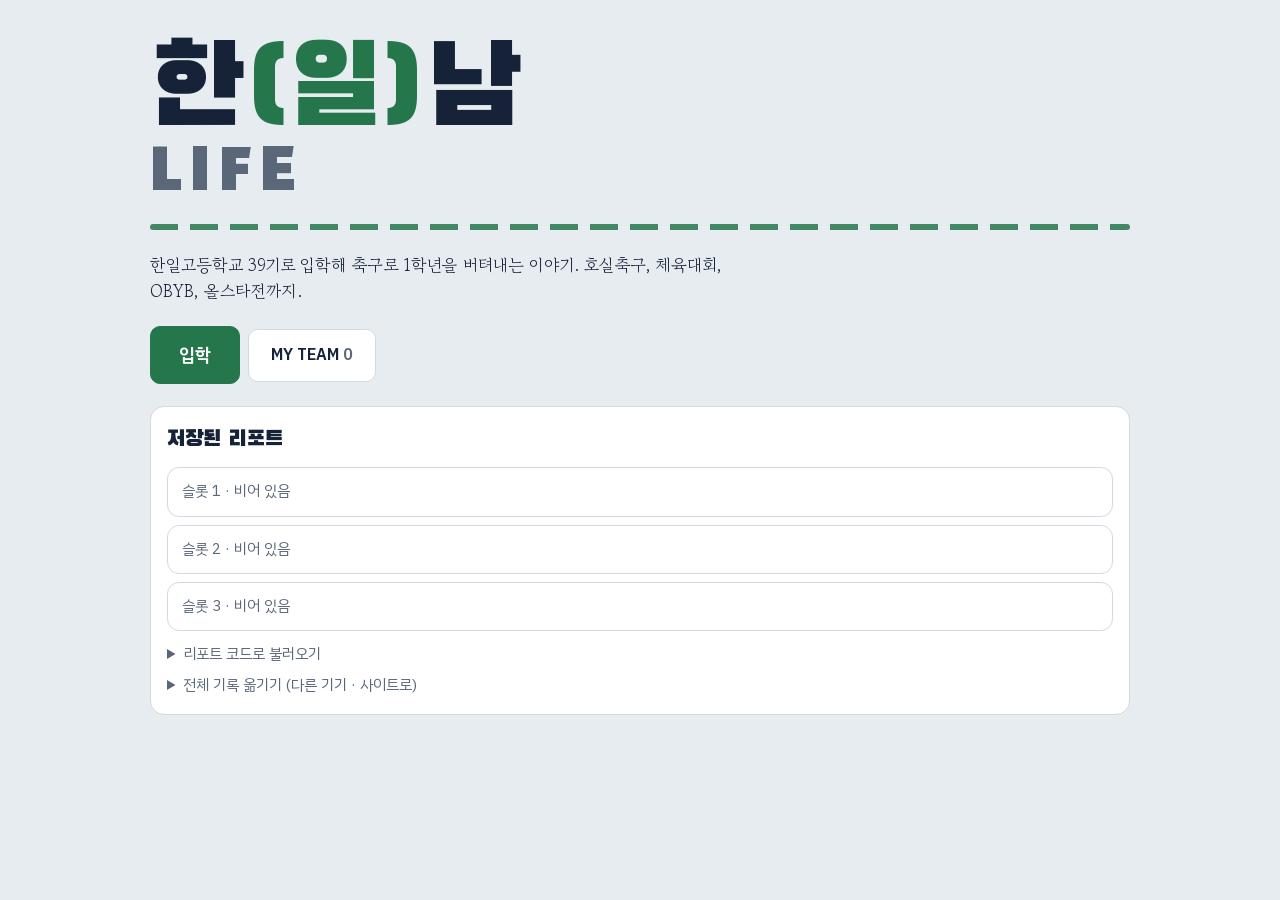
<file: web/games/hanilnam-life/index.html>
<!doctype html>
<html lang="ko">
<head>
<meta charset="utf-8">
<meta name="viewport" content="width=device-width, initial-scale=1, viewport-fit=cover">
<style>:root{color-scheme:light;padding-top:env(safe-area-inset-top,0px);padding-bottom:env(safe-area-inset-bottom,0px)}body{margin:0}img{max-width:100%}[hidden]{display:none!important}</style>
<title>한(일)남 LIFE</title>
<meta name="claude:viewport-fit-sides" content="cover">
<!-- 오프라인 번들 폰트 (CDN 미사용) -->
<link rel="stylesheet" href="fonts/fonts.css">
<style>
/* 레이아웃: 상단 상태바 + 탭 + 무대(장면/대화창/경기). 학교 게시판의 차가운 종이색 위에 운동장 잔디색 하나를 포인트로 쓴다. */
:root{
  --bg:#e7ecf0; --surface:#ffffff; --surface-2:#f2f5f8; --ink:#152238; --muted:#5a6779; --line:#d2d9e2;
  --turf:#25764a; --turf-ink:#ffffff; --turf-soft:#dcebe1; --gold:#9c6c12; --gold-soft:#f3e7cc; --red:#bf3a2f; --red-soft:#f6dedb; --blue:#2b5ea6;
  --pitch-a:#3b8c55; --pitch-b:#34804d; --chalk:rgba(255,255,255,.72);
  --f-display:'Black Han Sans','Apple SD Gothic Neo','Malgun Gothic',sans-serif;
  --f-ui:'IBM Plex Sans KR','Apple SD Gothic Neo','Malgun Gothic',system-ui,sans-serif;
  --f-story:'Gowun Batang','AppleMyungjo','Nanum Myeongjo',serif;
}
@media (prefers-color-scheme: dark){:root:not([data-theme="light"]){
  --bg:#0c131e; --surface:#141e2e; --surface-2:#1a273b; --ink:#e5eaf1; --muted:#93a0b4; --line:#26354b;
  --turf:#4bb174; --turf-ink:#07160d; --turf-soft:#173527; --gold:#e3b24e; --gold-soft:#3a2f17; --red:#ee6f63; --red-soft:#3d1d1a; --blue:#7ea9ec;
  --pitch-a:#2f7547; --pitch-b:#2a6a40; --chalk:rgba(255,255,255,.6); color-scheme:dark}}
:root[data-theme="dark"]{
  --bg:#0c131e; --surface:#141e2e; --surface-2:#1a273b; --ink:#e5eaf1; --muted:#93a0b4; --line:#26354b;
  --turf:#4bb174; --turf-ink:#07160d; --turf-soft:#173527; --gold:#e3b24e; --gold-soft:#3a2f17; --red:#ee6f63; --red-soft:#3d1d1a; --blue:#7ea9ec;
  --pitch-a:#2f7547; --pitch-b:#2a6a40; --chalk:rgba(255,255,255,.6); color-scheme:dark}
html,body{background:var(--bg);color:var(--ink)}
body{font-family:var(--f-ui);font-size:15px;line-height:1.55;padding-left:max(16px,env(safe-area-inset-left,0px));padding-right:max(16px,env(safe-area-inset-right,0px));padding-block:12px 32px}
#app{max-width:980px;margin:0 auto;display:flex;flex-direction:column;gap:14px}
button{font:inherit;color:inherit}
.btn{appearance:none;border:1px solid var(--line);background:var(--surface);border-radius:10px;padding:10px 16px;font-weight:600;cursor:pointer;transition:transform .08s,background .15s}
.btn:hover{background:var(--surface-2)}
.btn:active{transform:translateY(1px)}
.btn:focus-visible,.tab:focus-visible,.pp:focus-visible,select:focus-visible,input:focus-visible,textarea:focus-visible{outline:3px solid var(--blue);outline-offset:2px}
.btn.pri{background:var(--turf);border-color:var(--turf);color:var(--turf-ink)}
.btn.pri:hover{filter:brightness(1.06)}
.btn.sm{padding:6px 11px;font-size:13px;border-radius:8px}
.btn[disabled]{opacity:.45;cursor:not-allowed}
.row{display:flex;flex-wrap:wrap;gap:8px;align-items:center}
.muted{color:var(--muted)}
.tnum{font-variant-numeric:tabular-nums}
.card{background:var(--surface);border:1px solid var(--line);border-radius:14px;padding:16px}
.h2{font-family:var(--f-display);font-weight:400;font-size:22px;letter-spacing:.01em;margin:0 0 10px;text-wrap:balance}
.h3{font-weight:700;font-size:15px;margin:0 0 8px}
.label{font-size:12px;letter-spacing:.06em;color:var(--muted);font-weight:600}
.grid2{display:grid;grid-template-columns:repeat(auto-fit,minmax(280px,1fr));gap:14px}
.grid2>*{min-width:0}

/* 타이틀 */
.title{display:grid;gap:22px;padding-block:28px 8px}
.logo{font-family:var(--f-display);font-weight:400;line-height:.95;font-size:clamp(52px,13vw,112px);letter-spacing:-.01em;margin:0}
.logo .paren{color:var(--turf)}
.logo .life{display:block;font-size:.52em;letter-spacing:.14em;color:var(--muted)}
.title-sub{font-family:var(--f-story);font-size:17px;max-width:34em;margin:0}
.chalkline{height:6px;background:repeating-linear-gradient(90deg,var(--turf) 0 28px,transparent 28px 40px);border-radius:3px;opacity:.85}
.slots{display:grid;gap:8px}
.slot{display:flex;flex-wrap:wrap;gap:10px;align-items:center;justify-content:space-between;padding:12px 14px;border:1px solid var(--line);border-radius:12px;background:var(--surface)}
.slot b{font-weight:700}
input[type=text],textarea,select{font:inherit;color:var(--ink);background:var(--surface);border:1px solid var(--line);border-radius:10px;padding:10px 12px;width:100%;box-sizing:border-box}
textarea{min-height:90px;font-family:ui-monospace,Menlo,monospace;font-size:12px}
.err{color:var(--red);font-weight:600}

/* 상단바 */
.topbar{display:flex;flex-wrap:wrap;gap:10px 16px;align-items:center;justify-content:space-between}
.brand{font-family:var(--f-display);font-size:20px;letter-spacing:.01em}
.brand .paren{color:var(--turf)}
.date{font-family:var(--f-display);font-size:24px}
.pills{display:flex;flex-wrap:wrap;gap:6px}
.pill{display:inline-flex;gap:6px;align-items:baseline;border:1px solid var(--line);background:var(--surface);border-radius:999px;padding:4px 11px;font-size:13px;white-space:nowrap}
.pill b{font-variant-numeric:tabular-nums}
.pill.inj{border-color:var(--red);color:var(--red);background:var(--red-soft)}
.pill.fame{border-color:var(--gold);color:var(--gold);background:var(--gold-soft)}
.tabs{display:flex;gap:4px;overflow-x:auto;border-bottom:1px solid var(--line);scrollbar-width:none}
.tab{appearance:none;background:none;border:0;border-bottom:3px solid transparent;padding:9px 13px;font-weight:600;color:var(--muted);cursor:pointer;white-space:nowrap}
.tab[aria-selected="true"]{color:var(--ink);border-bottom-color:var(--turf)}

/* 장면 */
.scene{position:relative;height:clamp(190px,34vh,300px);border-radius:16px;overflow:hidden;border:1px solid var(--line)}
.sc-ceremony{background:radial-gradient(ellipse 60% 70% at 50% 0%,rgba(255,226,170,.42),transparent 70%),repeating-linear-gradient(180deg,transparent 0 14px,rgba(0,0,0,.18) 14px 18px) bottom/100% 32% no-repeat,linear-gradient(180deg,#2c2136 0%,#4b2f40 58%,#5e3a3c 100%)}
.sc-class{background:linear-gradient(#2f4b40,#2a443a) 12% 14%/76% 38% no-repeat,linear-gradient(90deg,rgba(255,255,255,.0) 0 8%,rgba(255,255,255,.55) 8% 9%,transparent 9%) 0 0/100% 60% no-repeat,repeating-linear-gradient(90deg,#9a6c45 0 46px,#8c6141 46px 92px) bottom/100% 26% no-repeat,linear-gradient(180deg,#dfe3d6 0%,#cfd6c6 74%)}
.sc-field{background:linear-gradient(90deg,transparent calc(50% - 1px),var(--chalk) calc(50% - 1px) calc(50% + 1px),transparent calc(50% + 1px)),radial-gradient(circle at 50% 70%,transparent 54px,var(--chalk) 55px 57px,transparent 58px),repeating-linear-gradient(90deg,#3b8c55 0 60px,#347f4d 60px 120px) bottom/100% 62% no-repeat,linear-gradient(180deg,#8ec7ea 0%,#c9e6f4 38%)}
.sc-dorm{background:repeating-linear-gradient(90deg,transparent 0 22px,rgba(255,214,140,.85) 22px 40px,transparent 40px 62px) 10% 30%/80% 16px no-repeat,repeating-linear-gradient(90deg,transparent 0 22px,rgba(255,214,140,.55) 22px 40px,transparent 40px 62px) 10% 55%/80% 16px no-repeat,linear-gradient(180deg,#141b33 0%,#24305a 70%,#2e3a62 100%)}
.sc-hall{background:radial-gradient(ellipse 70% 60% at 50% 0%,rgba(190,220,255,.35),transparent 70%),repeating-linear-gradient(180deg,transparent 0 12px,rgba(0,0,0,.2) 12px 16px) bottom/100% 30% no-repeat,linear-gradient(180deg,#1d2a40 0%,#2f3f5c 100%)}
.sc-home{background:radial-gradient(circle at 78% 30%,#ffd28a 0 34px,transparent 36px),linear-gradient(180deg,#f2a76b 0%,#f6c99a 46%,#7f9a6e 46%,#6c875c 100%)}
.sc-exam{background:repeating-linear-gradient(90deg,#b98a5f 0 70px,transparent 70px 96px) 0 72%/100% 22px no-repeat,linear-gradient(#2f4b40,#2a443a) 20% 12%/60% 30% no-repeat,linear-gradient(180deg,#e2e5da 0%,#d1d6c8 100%)}
.portrait{position:absolute;left:50%;bottom:14px;transform:translateX(-50%);display:flex;flex-direction:column;align-items:center;gap:6px}
.face{width:92px;height:92px;border-radius:50%;display:grid;place-items:center;color:#fff;font-family:var(--f-display);font-size:30px;border:3px solid rgba(255,255,255,.85);box-shadow:0 6px 18px rgba(0,0,0,.25)}
.face.me{border-color:#ffd66b}
.ptag{background:rgba(10,16,28,.72);color:#fff;font-size:12px;padding:2px 9px;border-radius:999px}
.scene-cap{position:absolute;left:12px;top:10px;background:rgba(10,16,28,.6);color:#fff;font-size:12px;padding:3px 10px;border-radius:999px}
.dlg{background:var(--surface);border:1px solid var(--line);border-radius:16px;padding:14px 18px 16px;display:grid;gap:12px;cursor:pointer}
.dlg.lock{cursor:default}
.who{font-weight:700;font-size:14px;color:var(--turf)}
.who.me{color:var(--gold)}
.txt{font-family:var(--f-story);font-size:18px;line-height:1.75;max-width:40em;min-height:3.4em}
.txt.narr{color:var(--muted);font-style:normal}
.choices{display:grid;gap:8px}
.choices .btn{text-align:left;font-family:var(--f-story);font-weight:700;font-size:16px}
.hint{font-size:12px;color:var(--muted);text-align:right}

/* 피치 */
.pitch{position:relative;width:100%;max-width:420px;aspect-ratio:3/4;border-radius:12px;overflow:hidden;background:repeating-linear-gradient(180deg,var(--pitch-a) 0 12.5%,var(--pitch-b) 12.5% 25%);margin-inline:auto}
.pl{position:absolute;border:2px solid var(--chalk)}
.dot{position:absolute;transform:translate(-50%,-50%);display:flex;flex-direction:column;align-items:center;gap:2px;width:86px;text-align:center}
.dot .c{width:34px;height:34px;border-radius:50%;background:#fff;color:#152238;display:grid;place-items:center;font-size:11px;font-weight:700;box-shadow:0 2px 6px rgba(0,0,0,.3)}
.dot.me .c{background:#ffd66b}
.dot.off .c{background:#f2c4bf}
.dot .n{color:#fff;font-size:11px;font-weight:600;text-shadow:0 1px 2px rgba(0,0,0,.7);line-height:1.2;white-space:nowrap}
.pp{appearance:none;position:absolute;transform:translate(-50%,-50%);border:2px solid #fff;background:rgba(255,255,255,.15);color:#fff;border-radius:999px;padding:6px 12px;font-weight:700;cursor:pointer;min-width:52px}
.pp.main{background:#ffd66b;color:#152238;border-color:#ffd66b}
.pp.sub{background:rgba(255,255,255,.9);color:#152238}

/* 경기 */
.board{display:grid;grid-template-columns:1fr auto 1fr;gap:10px;align-items:center;background:#13213a;color:#fff;border-radius:16px;padding:16px}
.board .tn{font-weight:700;font-size:15px;line-height:1.3}
.board .tn.r{text-align:right}
.board .tn small{display:block;font-weight:400;opacity:.7;font-size:12px}
.score{font-family:var(--f-display);font-size:44px;line-height:1;font-variant-numeric:tabular-nums;text-align:center;white-space:nowrap}
.clock{grid-column:1/-1;display:flex;align-items:center;gap:10px;font-size:13px;opacity:.9}
.bar{flex:1;height:6px;background:rgba(255,255,255,.15);border-radius:3px;overflow:hidden}
.bar i{display:block;height:100%;background:#6fd393}
.feed{display:grid;gap:6px;max-height:340px;overflow:auto;padding-right:4px}
.ev{display:grid;grid-template-columns:42px 1fr;gap:8px;align-items:baseline;padding:7px 10px;border-radius:10px;background:var(--surface-2)}
.ev .m{font-variant-numeric:tabular-nums;color:var(--muted);font-weight:600}
.ev.goal{background:var(--turf-soft)}
.ev.goal b.tag{background:var(--turf);color:var(--turf-ink);border-radius:5px;padding:0 6px;margin-right:6px;font-size:12px}
.ev.hero{outline:2px solid var(--gold)}
.ev.sys{background:transparent;color:var(--muted)}
.lu{display:grid;grid-template-columns:repeat(auto-fit,minmax(260px,1fr));gap:14px;align-items:start}
.lu>*{min-width:0}
.slotsel{display:grid;grid-template-columns:44px 1fr;gap:6px 8px;align-items:center;font-size:13px}
.slotsel select{padding:6px 8px;font-size:13px}

/* 표/목록 */
.tblwrap{overflow-x:auto}
table.tbl{border-collapse:collapse;width:100%;font-size:13px;font-variant-numeric:tabular-nums}
.tbl th,.tbl td{padding:6px 8px;border-bottom:1px solid var(--line);text-align:left;white-space:nowrap}
.tbl th{color:var(--muted);font-weight:600;font-size:12px}
.tbl tr.mine td{background:var(--gold-soft);font-weight:700}
.tbl tr.q td:first-child{box-shadow:inset 3px 0 0 var(--turf)}
.stat{display:grid;grid-template-columns:72px 1fr 44px;gap:10px;align-items:center;font-size:14px}
.sbar{height:9px;background:var(--surface-2);border-radius:5px;overflow:hidden;border:1px solid var(--line)}
.sbar i{display:block;height:100%;background:var(--turf)}
.big{font-family:var(--f-display);font-size:54px;line-height:1;font-variant-numeric:tabular-nums}
.chip{display:inline-block;padding:1px 8px;border-radius:6px;font-size:12px;font-weight:700;border:1px solid var(--line);background:var(--surface-2)}
.chip.main{background:var(--turf);border-color:var(--turf);color:var(--turf-ink)}
.chip.w{background:var(--turf-soft);border-color:var(--turf)}
.chip.l{background:var(--red-soft);border-color:var(--red)}
.chip.d{background:var(--surface-2)}
.chip.inj{background:var(--red-soft);border-color:var(--red);color:var(--red)}
.list{display:grid;gap:6px}
.li{display:flex;flex-wrap:wrap;justify-content:space-between;gap:6px 12px;padding:8px 10px;border-radius:10px;background:var(--surface-2);font-size:14px}
.li>span{min-width:0}
.fxd{flex-basis:100%;display:flex;flex-wrap:wrap;gap:2px 12px;font-size:12px}
.heart{color:var(--red);letter-spacing:1px}
.li.me{background:var(--gold-soft);font-weight:700}

/* 달력 */
.cal{display:grid;grid-template-columns:repeat(7,minmax(0,1fr));gap:4px}
.cal .dh{font-size:12px;color:var(--muted);text-align:center;font-weight:600}
.cell{min-height:64px;border:1px solid var(--line);border-radius:8px;padding:4px;font-size:11px;background:var(--surface);display:flex;flex-direction:column;gap:2px;overflow:hidden}
.cell.today{outline:2px solid var(--gold)}
.cell.past{opacity:.6}
.cell.vac{background:var(--surface-2)}
.cell .dn{font-weight:700;font-size:12px}
.tg{display:block;border-radius:4px;padding:0 3px;font-size:10.5px;line-height:1.5;background:var(--surface-2);overflow:hidden;text-overflow:ellipsis;white-space:nowrap}
.tg.m{background:var(--turf-soft)}
.tg.x{background:var(--gold-soft)}
.tg.r{background:var(--red-soft)}

/* 점호 */
#rollcall{position:fixed;inset:0;z-index:50;cursor:pointer;overflow:hidden;color:#fff;
  background:radial-gradient(ellipse 30% 12% at 20% 22%,rgba(255,255,255,.75),transparent 70%),radial-gradient(ellipse 26% 10% at 78% 16%,rgba(255,255,255,.65),transparent 70%),radial-gradient(ellipse 34% 11% at 64% 84%,rgba(255,255,255,.6),transparent 70%),radial-gradient(ellipse 22% 9% at 14% 78%,rgba(255,255,255,.55),transparent 70%),linear-gradient(180deg,#2f7fcb 0%,#5aa6e3 45%,#9ccff0 80%,#d4ecf8 100%);
  display:flex;flex-direction:column;justify-content:center;align-items:center;gap:2vh;text-align:center;padding:env(safe-area-inset-top,0px) max(16px,env(safe-area-inset-right,0px)) env(safe-area-inset-bottom,0px) max(16px,env(safe-area-inset-left,0px))}
#rollcall[hidden]{display:none!important}
.chip.trophy{background:var(--gold-soft);border-color:var(--gold);color:var(--gold)}
#trophy{position:fixed;inset:0;z-index:60;cursor:pointer;overflow:hidden;color:#fff;background:radial-gradient(ellipse 70% 55% at 50% 38%,rgba(255,206,92,.38),transparent 70%),linear-gradient(180deg,#0f1a33 0%,#1b2a4d 60%,#0f1a33 100%);display:flex;flex-direction:column;align-items:center;justify-content:center;gap:10px;text-align:center;padding:env(safe-area-inset-top,0px) max(16px,env(safe-area-inset-right,0px)) env(safe-area-inset-bottom,0px) max(16px,env(safe-area-inset-left,0px))}
#trophy[hidden]{display:none!important}
#trophy canvas{position:absolute;inset:0;width:100%;height:100%;pointer-events:none}
#trophy svg{width:min(42vw,200px);height:auto;filter:drop-shadow(0 10px 30px rgba(255,190,60,.45));position:relative}
#trophy .tt{font-family:var(--f-display);font-size:clamp(34px,9vw,72px);line-height:1.05;color:#ffd66b;position:relative;text-wrap:balance}
#trophy .ts{font-size:16px;opacity:.92;position:relative}
#trophy .tb{position:absolute;bottom:calc(env(safe-area-inset-bottom,0px) + 22px);left:0;right:0;font-size:13px;opacity:.75}
@media (prefers-reduced-motion: no-preference){#trophy svg{animation:pop .7s cubic-bezier(.2,1.4,.4,1) both}#trophy .tt{animation:rise .6s .2s ease-out both}}
@keyframes pop{from{transform:scale(.3) rotate(-12deg);opacity:0}to{transform:none;opacity:1}}
#rollcall .rc-top{position:absolute;top:calc(env(safe-area-inset-top,0px) + 18px);left:0;right:0;font-weight:600;font-size:14px;letter-spacing:.12em;opacity:.95}
#rollcall .rc-l{font-family:var(--f-display);font-weight:400;line-height:1.02;font-size:min(16.5vw,19vh);text-shadow:0 4px 24px rgba(20,60,120,.35);white-space:nowrap}
#rollcall .rc-bot{position:absolute;bottom:calc(env(safe-area-inset-bottom,0px) + 22px);left:0;right:0;font-size:13px;color:#16365e;font-weight:600}
@media (prefers-reduced-motion: no-preference){
  #rollcall .rc-l{animation:rise .7s ease-out both}
  #rollcall .rc-l+ .rc-l{animation-delay:.18s}
  @keyframes rise{from{transform:translateY(18px);opacity:.2}to{transform:none;opacity:1}}
}
@media (max-width:520px){
  .txt{font-size:16.5px}
  .score{font-size:36px}
  .date{font-size:20px}
  .big{font-size:44px}
  .cell{min-height:54px}
}
</style>

</head>
<body>
<!-- 뮤됴구 SDK -->
<script src="../mudyogu-sdk.js"></script>
<script>
(function () {
  if (!window.MudyoguSDK) return;
  var MUD = MudyoguSDK.create();
  window.MUD = MUD;

  // 앱(iframe) 안이면 여백을 줄여 화면을 넓게 쓴다
  if (MUD.isEmbedded) {
    document.documentElement.classList.add('mud-embed');
  }

  // 저장된 진행상황 복원 (마지막 시즌 요약을 화면에 띄우지 않고 참고용으로만 사용)
  MUD.onInit(function (payload) {
    window.MUDYOGU_LAST = payload || {};
  });

  // 저장 헬퍼 (게임 코드에서 window.mudyoguSave(...) 로 호출)
  window.mudyoguSave = function (payload) {
    try { MUD.save(payload || {}); } catch (e) {}
  };

  // ── 기록 코드 연동 ────────────────────────────────────────────
  // 이 게임의 '리포트 코드' 를 앱 계정에 보관해 두면,
  // 다른 기기에서도 앱이 코드를 자동으로 넘겨줘 그대로 복원됩니다.
  window.mudyoguStoreCode = function (code) {
    try { MUD.saveCode({ code: String(code || ''), label: '리포트 코드' }); }
    catch (e) {}
  };

  var pendingCode = null;
  function applyPendingCode() {
    if (!pendingCode) return;
    var code = pendingCode;
    if (typeof window.mudyoguRestore === 'function') {
      try { window.mudyoguRestore(code); pendingCode = null; } catch (e) {}
    }
  }
  window.mudyoguApplyPendingCode = applyPendingCode;

  MUD.onCode(function (code) {
    if (!code) return;
    // 게임 코드가 아직 준비 안 됐으면 보관했다가 준비되면 적용
    if (typeof window.mudyoguRestore === 'function') {
      try { window.mudyoguRestore(code); } catch (e) {}
    } else {
      pendingCode = code;
      var tries = 0;
      var t = setInterval(function () {
        tries++;
        if (typeof window.mudyoguRestore === 'function' || tries > 100) {
          clearInterval(t);
          applyPendingCode();
        }
      }, 100);
    }
  });

  // 앱이 보관 중인 코드를 달라고 하면 즉시 요청
  MUD.requestCode();

  MUD.ready();
})();
</script>

<div id="app"></div>
<div id="trophy" hidden data-act="trophyDone" role="button" tabindex="0" aria-label="우승 화면 닫기">
  <canvas id="confetti"></canvas>
  <svg viewBox="0 0 120 130" aria-hidden="true"><defs><linearGradient id="tg" x1="0" x2="1"><stop offset="0" stop-color="#f7c948"/><stop offset=".5" stop-color="#ffe9a3"/><stop offset="1" stop-color="#d99a1e"/></linearGradient></defs>
    <path d="M30 10h60v28c0 20-13 36-30 36S30 58 30 38z" fill="url(#tg)"/><path d="M30 18H14c0 18 8 28 20 30M90 18h16c0 18-8 28-20 30" fill="none" stroke="#f2c14b" stroke-width="6"/>
    <rect x="53" y="73" width="14" height="22" fill="#e0a92e"/><rect x="36" y="95" width="48" height="10" rx="2" fill="#f2c14b"/><rect x="28" y="105" width="64" height="16" rx="3" fill="#8a5a12"/></svg>
  <div class="tt" id="trophyTitle">우승!</div>
  <div class="ts" id="trophySub"></div>
  <div class="tb">화면을 누르면 닫힌다</div>
</div>
<div id="rollcall" hidden data-act="rcDone" role="button" tabindex="0" aria-label="아침 점호 마치기">
  <div class="rc-top" id="rcTop">아침 점호 · 06:30</div>
  <div class="rc-l">세상을 품어라</div>
  <div class="rc-l">한일 큰그릇</div>
  <div class="rc-bot">화면을 누르면 점호가 끝난다</div>
</div>

<script>
'use strict';
/* ===================== 명단 데이터 ===================== */
const ROSTER_39={
  C101:['김서준','차재민','김시우','허준명','전치원','김성찬','전유찬'],
  C102:['최정욱','최민준','임유석','남동율','소건호','전지후'],
  C103:['배성현','이주원','강준서','차주헌','이재윤','최정환'],
  C104:['이유겸','최예준','김민환','한환희','양지호','이원진','황경민'],
  C105:['주현태','최이든','김정준','이찬희','김도경','박지우','유 호'],
  C106:['김예빈','나종원','이인혁','이재원','손재유','임태윤','지범규'],
  C201:['김준우','가승훈','강예준','박무결','윤덕녕','조영우'],
  C202:['김예준','문태현','염규현','조형진','정도현','이찬혁'],
  C203:['곽예준','황인철','전병건','박준형','전지환','연응주','문수찬'],
  C204:['허희재','김정찬','전현서','정지원','김건우','오다니엘'],
  C205:['정민수','김하민','남규현','홍일권','장민석','오윤호'],
  C206:['조민상','육한율','윤찬서','최이준','임이안','노민석'],
  C207:['박민준','박건후','이진한','강형욱','채현수','김민규','이윤건'],
  C301:['임지효','임경서','박종윤','박석현','김준영','강시우'],
  C302:['전성민','윤희상','조인록','남일국','성준용','김성우'],
  C303:['박도현','하지형','이시안','주하율','민지환','이준성'],
  C304:['김효재','김현목','손재호','주영진','박주윤','이준우','변지수'],
  C305:['구진모','박준규','이충민','문용수','박수열','신 겸'],
  C306:['배영민','김주호','유종연','전상현','박범주','박준성'],
  C307:['백인준','박재현','김지솔','변하율','조항선','이민석']
};
/* 38기 1학년 C동 호실별 명단 */
const ROSTER_38={
  C101:['손준후','김민성','임하균','김현재','조재윤','송준표','최주원'],
  C102:['이기영','박규빈','김민준','유준희','이준경','최진혁','정해수'],
  C103:['조우준','김요한','임지훈','박시원','황규호','김주현'],
  C104:['홍현수','황은결','소하윤','남현주','김윤종','조우진'],
  C105:['이재원','강구호','김재준','임헌서','민선호','최원혁','김수현'],
  C106:['박민성','장태희','유윤찬','강민찬','배성준','장재영','정현'],
  C201:['금담인','정성훈','최동명','박범준','김은혁','유준석'],
  C202:['이재성','조성익','이승재','채동완','김우림','남현욱'],
  C203:['유준상','황성현','권민준','이건우','이지훈','천태하','박유빈'],
  C204:['정관호','문지훈','윤이안','김택겸','이준혁','김동혁'],
  C205:['김윤우','이건영','송원혁','서연우','정우진','정재현'],
  C206:['윤수훈','조한결','원종환','이경수','노윤찬','최윤석'],
  C207:['박은우','하지후','연한결','이지환','구하경','인서우','김주혁'],
  C301:['김한솔','오승빈','김보성','박재형','강우영','장연규'],
  C302:['신윤수','정혜종','김재원','김한울','신정우','유재현'],
  C303:['주현우','김재희','안승진','이정우','문대현','이재빈'],
  C304:['임민우','이태림','김강민','지승혁','정현빈','김우식','홍선기'],
  C305:['박준균','최호현','지현우','임지인','박재현','채서진','장태인'],
  C306:['차민규','정채운','최다민','임찬희','이예준','윤두현'],
  C307:['김승률','정래인','최덕상','이재상','이강민','안정기']
};
const PARTNERS={1:{main:['임유석','전치원','차주헌'],alt:'이유겸'},2:{main:['김예준','최이든','강예준'],alt:'김예빈'},3:{main:['전병건','오윤호','홍일권'],alt:'육한율'},4:{main:['성준용','김성우','박석현'],alt:'조인록'},5:{main:['신 겸','박주윤','변하율'],alt:'이준우'}};
/* 38기 주요 선수: [포지션(첫째 주, 나머지 서브), 포텐셜 범위] */
const FIX38={
  '정채운':['CM/AM',880,940],'손준후':['AM/LW/CM',880,940],'김한솔':['RW/ST',880,940],
  '조우준':['CM/AM',860,920],'소하윤':['DM/ST/RW',860,920],'강구호':['CB/RB',860,920],'박민성':['RW/AM',860,920],'정현':['GK/ST',860,920],'정성훈':['LW/AM',860,920],'조성익':['ST/GK',860,920],'문지훈':['LW/CM',860,920],'윤이안':['CB/LB/RB',860,920],'이준혁':['DM/CM',860,920],'김재원':['CB',860,920],'최다민':['RW/AM',860,920],
  '최덕상':['CB/LB',840,900],'이재상':['DM/CM',840,900],'금담인':['ST/LW',840,900],'최동명':['LB/CB',840,900],'유준상':['LW',840,900],'정관호':['DM/CB',840,900],'이태림':['CM',840,900],'차민규':['CM/AM',840,900]
};
const fix38=p=>p.gen===38&&ROSTER_38?FIX38[p.name]:null;
const WEAK=['염규현','김준우','임이안','박준규','연응주','유 호'];
const TEACH={
  1:{n:'이정우',tr:'인자한 성격',intro:'다들 반가워. 너무 긴장하지 말고, 힘든 일 있으면 언제든 선생님 찾아와.',counsel:h=>`${callN(h.name)}, 축구 열심히 하는 거 선생님도 다 보고 있다.`,ask:'대신 밥 꼭 챙겨 먹고, 공부도 조금씩은 하자. 알았지?',yes:'그래, 너라면 할 수 있어.',no:'허허, 솔직해서 좋다. 그래도 다치지만 마라.',home:['어제 비 와서 쌀쌀하지? 다들 감기 조심해라.','요즘 다들 얼굴이 피곤해 보인다. 오늘은 일찍들 자.','아침 먹고 온 사람? 안 먹은 사람은 쉬는 시간에 매점이라도 다녀와라.'],sports:'이기든 지든 다치지만 말고 와라. 끝나고 선생님이 음료수 쏜다.',exam:'시험 끝나면 마음껏 뛰어. 오늘만 조금 참자.',vac:'한 학기 고생 많았다. 방학 때 푹 쉬고, 건강하게 보자.'},
  2:{n:'김강우',tr:'유쾌한 성격',intro:'자, 2반 반갑다! 선생님 별명은 다음 주까지 지어 와라. 제일 웃긴 거 뽑아서 상 준다.',counsel:h=>`야 ${h.name}, 어제 그 슈팅 뭐냐? 선생님이 차도 그것보단 낫겠다. 농담이고, 잘하더라!`,ask:'근데 수학 숙제는 왜 안 냈냐? 그것도 농담이었으면 좋겠다.',yes:'좋아! 축구도 공부도 국가대표 가자!',no:'하하, 그 패기 좋다. 대신 숙제는 내라. 이건 농담 아니다.',home:['좋은 아침! 오늘 급식 메뉴 궁금한 사람? …선생님도 모른다.','어제 선생님 동네 조기축구 나갔다가 허리 나갔다. 너희는 스트레칭 꼭 해라.','오늘 종례 일찍 끝내준다. 대신 청소 당번은 도망가지 마라.'],sports:'우승하면 선생님이 치킨 쏜다! …아, 근데 너무 많이 시키지는 마라.',exam:'시험지 받고 우는 사람 없기다. 웃는 건 선생님 혼자 할 테니까.',vac:'방학이다! 숙제는… 있다. 미안하다 하하.'},
  3:{n:'이동규',tr:'화가 많은 성격',intro:'3반. 첫날부터 떠드는 사람 있으면 바로 이름 적는다. 알겠어?',counsel:h=>`${h.name}! 너 또 수업 시간에 졸았지?`,ask:'축구는 축구고 공부는 공부야! 정신 안 차려?',yes:'말로만 하지 말고 보여줘. 다음에 또 졸면 진짜 혼난다.',no:'뭐? 지금 그걸 말이라고… 하, 됐다. 운동장 열 바퀴 뛰고 와.',home:['복도에서 뛰는 놈들 다 봤다. 오늘 종례 때 남아.','교실 바닥에 축구공 굴러다니는 거 한 번만 더 보이면 다 압수다!','어제 점호 늦은 사람 손 들어. …셋? 셋이나?'],sports:'지면 알지? 아니, 지는 건 괜찮은데 대충 뛰면 가만 안 둔다!',exam:'시험 시간에 고개 돌리는 놈은 0점이다. 경고했다.',vac:'방학이라고 풀어지지 마라. 개학 날 얼굴 보면 다 안다.'},
  4:{n:'김설애',tr:'말이 많은 성격',intro:'4반 여러분 안녕~ 선생님은 김설애고요, 아 그 전에 자리부터 정해야 되는데, 아니 근데 급식 얘기부터 해야 되나? 어쨌든 반가워요!',counsel:h=>`${callN(h.name)}, 요즘 축구 열심히 한다며? 선생님 학교 다닐 때도 축구 잘하는 애가 있었는데, 걔가 글쎄 나중에… 아니 이 얘기는 길어.`,ask:'아무튼! 공부도 같이 하자는 얘기야. 알았지?',yes:'그래그래, 아 그리고 하나 더 할 말이 있었는데… 뭐였지? 생각나면 부를게!',no:'어머, 솔직하네. 선생님도 학생 때 그랬어. 그때 얘기 해줄까? 아, 종 쳤다.',home:['오늘 조회는 짧게 할게요. 첫째, 둘째, 아 셋째가 제일 중요한데…','어제 선생님이 운동장 지나가다가 너희 공 차는 거 봤거든? 근데 그거 보다가 생각난 게 있는데…','공지가 다섯 개 있어요. 아니 여섯 개던가? 일단 하나씩 할게요.'],sports:'얘들아, 선생님이 어제 우리 반 우승하는 꿈을 꿨어. 근데 꿈에서 선생님이 골키퍼였거든? 아무튼 길조야!',exam:'시험 잘 봐~ 끝나고 할 얘기 엄청 많은데, 그건 종례 때 할게.',vac:'방학 잘 보내~ 개학하면 방학 동안 있었던 일 선생님한테 다 얘기해줘야 돼. 선생님도 할 얘기 많거든.'},
  5:{n:'윤인욱',tr:'냉철한 성격',intro:'5반 담임 윤인욱이다. 규칙은 세 가지. 지각 금지, 거짓말 금지, 핑계 금지.',counsel:h=>`${h.name}, 네 경기 기록 봤다.`,ask:'뛴 경기에 비해 결과가 아쉽다. 원인이 뭐라고 생각하나?',yes:'좋다. 계획을 세워서 가져와라. 한 장이면 된다.',no:'우선순위가 분명한 건 좋다. 결과로 증명해라.',home:['어제 지각 두 명. 이유는 묻지 않겠다. 다음은 없다.','오늘 할 일을 세 줄로 정리하고 하루를 시작해라.','감정적으로 판단하지 마라. 축구도, 공부도.'],sports:'상대 수비 뒷공간이 약하다. 거기만 노려라. 감정은 빼고.',exam:'준비한 만큼 나온다. 그 이상도 이하도 아니다.',vac:'1학기를 정리하고, 2학기 목표를 세워 와라.'}
};
const tName=c=>TEACH[c].n+' 선생님';
const ROOMS=['C101','C102','C103','C104','C105','C106','C201','C202','C203','C204','C205','C206','C207','C301','C302','C303','C304','C305','C306','C307'];
const ROOM_CLS={C101:1,C102:1,C103:1,C104:1,C105:2,C106:2,C201:2,C202:2,C203:3,C204:3,C205:3,C206:3,C207:4,C301:4,C302:4,C303:4,C304:5,C305:5,C306:5,C307:5};
const SURN='김 이 박 최 정 강 조 윤 장 임 한 오 서 신 권 황 안 송 전 홍 유 고 문 양 손 배 백 허 남 심 노 하 곽 성 차 주 우 구 민 류 나 진 지 엄 채 원 천 방 공 현 변 염 여 추 도 소 석 선 설 마 길 연 표 명 기 반 왕 금 옥 육 인 맹 제 탁 국 어 은 편 용 경 봉'.split(' ');
const GIVEN='민준 서준 도윤 예준 시우 하준 주원 지호 지후 준우 준서 도현 건우 현우 우진 선우 서진 민재 현준 연우 유준 정우 승우 승현 시윤 준혁 은우 지환 승민 지우 유찬 윤우 민성 준영 시후 진우 지원 수현 재윤 시현 동현 태윤 민우 재원 한결 윤호 민규 재민 은찬 윤재 지한 성민 하율 지민 태민 성현 준호 우현 승준 재현 이준 태현 민석 지성 현서 예성 수호 동하 정민 재희 상현 원준 시완 태양 주안 로운 하람 서우 지안 시원 윤성 승훈 성준 동건 형준 규민 정훈 영민 경민 상우 태호 종현 민호 용준 현석 진호 세준 준기 대현 인호 기현 동욱 성빈 재혁 우빈 창민 승원 다온 해찬 도훈 태경 지율 은호 현수 상민 재훈 영훈 성훈 진혁 건호 태준 민혁 도영 준수 현빈 우석 정현 동민 민찬 시혁 하진 규현 승호 태환'.split(' ');

/* ===================== 규칙 데이터 ===================== */
const ST=['기술','체력','주력','패스','결정력','수비','선방능력','피지컬'];
const POS=['GK','LB','CB','RB','DM','CM','AM','LW','RW','ST'];
const POS_KO={GK:'골키퍼',LB:'레프트백',CB:'센터백',RB:'라이트백',DM:'수비형 미드필더',CM:'중앙 미드필더',AM:'공격형 미드필더',LW:'왼쪽 윙어',RW:'오른쪽 윙어',ST:'스트라이커'};
//            기술 체력 주력 패스 결정 수비 선방 피지
const POS_W={
  GK:[.7, .8, .5, 1.6,.35,.9, 3.0,1.1],
  LB:[1,  1.5,1.5,1,  .7, 1.6,0,  1.4],
  RB:[1,  1.5,1.5,1,  .7, 1.6,0,  1.4],
  CB:[.9, 1,  .9, 1.4,.6, 1.8,0,  1.6],
  DM:[1,  1.6,1,  1.2,.7, 1.6,0,  1.5],
  CM:[1.2,1.6,1,  1.8,.9, 1,  0,  1],
  AM:[1.7,1,  1.1,1.6,1.5,.6, 0,  .9],
  LW:[1.7,1.1,1.8,1.1,1.2,.55,0,  .9],
  RW:[1.7,1.1,1.8,1.1,1.2,.55,0,  .9],
  ST:[1.1,1,  1.1,.9, 1.8,.55,0,  1.7]
};
// 주인공이 고른 주 포지션에 따라 포텐셜이 몰리는 스탯
const KEY={GK:[6,3],LB:[5,1,2,7],RB:[5,1,2,7],CB:[5,7,3],DM:[1,5,7],CM:[3,1],AM:[0,3,4],LW:[2,0],RW:[2,0],ST:[7,4]};
const POS_DIST={GK:8,LB:8,CB:17,RB:8,DM:10,CM:14,AM:8,LW:8,RW:8,ST:11};
const ADJ={GK:['CB','DM','LB','RB','CM','ST'],LB:['RB','CB','LW'],CB:['DM','LB','RB'],RB:['LB','CB','RW'],DM:['CM','CB'],CM:['DM','AM'],AM:['CM','LW','RW','ST'],LW:['RW','AM','ST'],RW:['LW','AM','ST'],ST:['AM','LW','RW']};
const CLOSE={'LB-RB':.9,'LB-CB':.85,'RB-CB':.85,'CB-DM':.85,'DM-CM':.92,'CM-AM':.92,'DM-AM':.84,'LW-RW':.92,'LW-AM':.85,'RW-AM':.85,'LW-ST':.86,'RW-ST':.86,'AM-ST':.86,'LB-LW':.8,'RB-RW':.8,'CM-LW':.8,'CM-RW':.8};
const ATT_W={GK:0,LB:.35,CB:.1,RB:.35,DM:.35,CM:.6,AM:.9,LW:.9,RW:.9,ST:1};
const DEF_W={GK:1.2,LB:.8,CB:1,RB:.8,DM:.8,CM:.45,AM:.2,LW:.15,RW:.15,ST:.05};
const MID_W={GK:.05,LB:.3,CB:.25,RB:.3,DM:.8,CM:1,AM:.8,LW:.5,RW:.5,ST:.3};
const SHW={GK:0,LB:.5,CB:.4,RB:.5,DM:.6,CM:1.5,AM:3,LW:3,RW:3,ST:5};
const ASW={GK:.1,LB:1.2,CB:.4,RB:1.2,DM:1.2,CM:2.5,AM:3,LW:2.5,RW:2.5,ST:1.5};
const PRI={GK:0,CB:1,ST:2,DM:3,CM:4,AM:5,LW:6,RW:6,LB:7,RB:7};
const FORMS=[
  {id:'4-2-3-1',s:[['GK',50,90],['LB',14,70],['CB',37,75],['CB',63,75],['RB',86,70],['DM',36,56],['DM',64,56],['LW',15,33],['AM',50,37],['RW',85,33],['ST',50,14]]},
  {id:'4-3-3',s:[['GK',50,90],['LB',14,70],['CB',37,75],['CB',63,75],['RB',86,70],['CM',27,50],['DM',50,57],['CM',73,50],['LW',17,25],['ST',50,14],['RW',83,25]]},
  {id:'4-1-4-1',s:[['GK',50,90],['LB',14,70],['CB',37,75],['CB',63,75],['RB',86,70],['DM',50,58],['LW',14,38],['CM',37,43],['CM',63,43],['RW',86,38],['ST',50,14]]},
  {id:'4-4-2',s:[['GK',50,90],['LB',14,70],['CB',37,75],['CB',63,75],['RB',86,70],['LW',14,44],['CM',37,49],['CM',63,49],['RW',86,44],['ST',36,16],['ST',64,16]]},
  {id:'5-4-1',s:[['GK',50,90],['LB',10,62],['CB',30,74],['CB',50,78],['CB',70,74],['RB',90,62],['LW',15,40],['CM',37,46],['CM',63,46],['RW',85,40],['ST',50,15]]},
  {id:'5-3-2',s:[['GK',50,90],['LB',10,60],['CB',30,74],['CB',50,78],['CB',70,74],['RB',90,60],['CM',27,45],['DM',50,53],['CM',73,45],['ST',36,16],['ST',64,16]]}
].map(f=>({id:f.id,slots:f.s.map(([pos,x,y])=>({pos,x,y}))}));
const FORM6={id:'6인제',slots:[{pos:'GK',x:50,y:88},{pos:'CB',x:30,y:66},{pos:'CB',x:70,y:66},{pos:'CM',x:30,y:42},{pos:'CM',x:70,y:42},{pos:'ST',x:50,y:17}]};
const COMP={hjc:'현제관 체육대회',hfl:'HFL',hoju:'상반기 호실축구',hoju2:'하반기 호실축구',wjw:'왕중왕전',friendly:'호실친선전',obyb:'OBYB',allstar:'올스타전',sports:'체육대회'};
const FAME_UNLOCK=20;

/* ===================== 날짜 ===================== */
const Y=2026, D0=new Date(Y,2,2,12);
const dateOf=i=>new Date(Y,2,2+i,12);
const idxOf=(m,d)=>Math.round((new Date(Y,m-1,d,12)-D0)/864e5);
const WD='일월화수목금토';
const fmtD=i=>{const d=dateOf(i);return `${d.getMonth()+1}월 ${d.getDate()}일 (${WD[d.getDay()]})`};
const fmtS=i=>{const d=dateOf(i);return `${d.getMonth()+1}/${d.getDate()}`};
const isWeekday=i=>{const w=dateOf(i).getDay();return w>0&&w<6};
const END=idxOf(12,30);
const KD={draw:idxOf(3,20),hojuStart:idxOf(3,23),hj1:idxOf(3,29),sports:idxOf(4,3),mid:[idxOf(4,28),idxOf(5,1)],fin:[idxOf(6,30),idxOf(7,3)],vac:idxOf(7,17),open:idxOf(8,9),hj2:idxOf(10,25)};
const HOLI=new Set([idxOf(5,5),idxOf(5,25),idxOf(6,3),idxOf(9,24),idxOf(9,25),idxOf(10,9)]);
Object.assign(KD,{roomCap:idxOf(3,9),rice:idxOf(5,28),ucl:idxOf(5,31),elecReg:idxOf(6,8),elec:idxOf(6,11),elecRes:idxOf(6,12)});
const ELEC=[{n:'임유석',p:50},{n:'김예빈',p:15},{n:'남일국',p:10},{n:'이충민',p:10},{n:null,p:15}];
const inR=(i,r)=>i>=r[0]&&i<=r[1];
Object.assign(KD,{draw2:idxOf(8,10),hoju2Start:idxOf(8,11),mid2:[idxOf(10,5),idxOf(10,8)],fin2:[idxOf(12,8),idxOf(12,11)],lastMatch:idxOf(12,23)});
const isExam=i=>inR(i,KD.mid)||inR(i,KD.fin)||inR(i,KD.mid2)||inR(i,KD.fin2);
const examName=i=>inR(i,KD.mid)||inR(i,KD.mid2)?'중간고사':'기말고사';
const HCUP=c=>c==='hoju'||c==='hoju2'||c==='wjw'||c==='hfl'||c==='hjc';
KD.hfl=idxOf(10,12);KD.hjc=idxOf(5,30);KD.hflEnd=idxOf(10,26);KD.suneung=idxOf(11,19);
const isVac=i=>i>KD.vac&&i<KD.open;
const matchOK=i=>isWeekday(i)&&!isExam(i)&&!HOLI.has(i)&&i!==KD.sports&&i!==KD.draw&&i!==KD.draw2&&i!==KD.rice&&!isVac(i)&&i!==KD.vac&&i<=KD.lastMatch&&i>=idxOf(3,5);

/* ===================== 유틸 ===================== */
const rnd=(a,b)=>a+Math.random()*(b-a);
const ri=(a,b)=>Math.floor(rnd(a,b+1));
const pick=a=>a[Math.floor(Math.random()*a.length)];
const shuffle=a=>{a=a.slice();for(let i=a.length-1;i>0;i--){const j=Math.floor(Math.random()*(i+1));[a[i],a[j]]=[a[j],a[i]]}return a};
const clamp=(x,a,b)=>Math.max(a,Math.min(b,x));
const sum=a=>a.reduce((x,y)=>x+y,0);
const norm=s=>String(s).replace(/\s+/g,'');
const f1=t=>(t/10).toFixed(1);
const esc=s=>String(s).replace(/[&<>"']/g,c=>({'&':'&amp;','<':'&lt;','>':'&gt;','"':'&quot;',"'":'&#39;'}[c]));
function wpick(items,wf){const ws=items.map(wf);const tot=sum(ws);let r=Math.random()*tot;for(let i=0;i<items.length;i++){r-=ws[i];if(r<=0)return items[i]}return items[items.length-1]}
function tri(a,b,c){const u=Math.random(),F=(c-a)/(b-a);return u<F?a+Math.sqrt(u*(b-a)*(c-a)):b-Math.sqrt((1-u)*(b-a)*(b-c))}
function hasB(s){s=norm(s);const c=s.charCodeAt(s.length-1)-0xAC00;if(c<0||c>11171)return false;return c%28!==0}
function jo(s,t){const m={'이':['이','가'],'은':['은','는'],'을':['을','를'],'과':['과','와'],'아':['아','야'],'이랑':['이랑','랑']}[t];return s+(hasB(s)?m[0]:m[1])}
function given(name){const n=norm(name);return n.length>=3?n.slice(1):n}
const callN=name=>jo(given(name),'아');
const P=id=>S.players[id];
function hue(s){let h=0;for(const c of norm(s))h=(h*31+c.charCodeAt(0))%360;return h}

/* ===================== 상태 ===================== */
let S=null;
const T={screen:'title',tab:'today',steps:[],i:0,match:null,timer:null,calM:null,log:[],pp:null,msg:'',playedToday:false};
const LS={get(k){try{return JSON.parse(localStorage.getItem(k))}catch(e){return null}},set(k,v){try{localStorage.setItem(k,JSON.stringify(v));return true}catch(e){return false}}};
const SLOT_KEY='hanilnam_life_reports_v1';
const MT_KEY='hanilnam_life_myteam_v1';
function mtList(){return LS.get(MT_KEY)||[]}
/* ===================== 아이템 ===================== */
const ITEMS={
  glove:{n:'냄새나는 장갑',d:'13년째 후배들에게 내려져 오는 골키퍼 장갑',fx:[[6,1]]},
  pingshin:{n:'핑신',d:'선출이 신던 핑크색 신발',fx:[[0,.5],[3,.5]]},
  dumbbell:{n:'20kg 덤벨',d:'무거운 검은색 덤벨',fx:[[7,.3]]},
  planner:{n:'모트모트 플래너',d:'계획적인 삶을 살도록 해주는 플래너',fx:[],extra:'15일간 성장 확률 증가'},
  jelly:{n:'불끈불끈 젤리',d:'먹으면 안 될 것 같이 생긴 젤리',fx:[[7,.2]]},
  monster:{n:'몬스터포카리',d:'몬스터와 포카리스웨트를 합쳐 만든 음료수',fx:[[2,.2]]},
  book:{n:'수비의 정석',d:'통영의 왕 김민재가 쓴 책',fx:[[5,1],[7,.2]]},
  mango:{n:'망고 인형',d:'노란 망고 모양 인형. 던지며 놀면 훌륭한 골키퍼가 될 수 있다',fx:[[6,.4]]},
  knee:{n:'무릎보호대',d:'부상을 막아주는 보호대. 농구 좋아하는 친구들이 자주 쓴다',fx:[[1,.5],[6,.2]]},
  goggle:{n:'축구용 고글',d:'비 오는 날 안경 대신 쓰는 고글',fx:[[3,.3]]},
  tshirt:{n:'이순신 티셔츠',d:'윤인욱 선생님이 39기를 위해 특별 제작한 티셔츠',fx:[[5,.2],[0,.2],[4,.2],[2,.2]]},
  candy:{n:'발바닥 사탕',d:'발바닥의 힘이 강해진다',fx:[[2,.4]]},
  pink:{n:'분홍색 무언가',d:'선배들이 일본에 가서 자주 사는 무언가',fx:[[0,.2],[4,.2]]},
  comic:{n:'블루 아카이브 만화책',d:'누군가 잃어버린 듯한 만화책',fx:[[7,.1],[6,.1]]}
};
const itemFx=it=>it.fx.map(([i,a])=>`${ST[i]} +${a}`).concat(it.extra?[it.extra]:[]).join(', ');
const hasItem=id=>!!(S.items||[]).find(x=>x.id===id);
function giveItem(id){
  if(hasItem(id))return;S.items=S.items||[];S.items.push({id,day:S.day});const it=ITEMS[id],h=P(S.hero);const got=[];
  for(const [i,a] of it.fx){const before=h.cur[i];h.cur[i]=Math.min(h.pot[i],h.cur[i]+Math.round(a*10));got.push(h.cur[i]>before?`${ST[i]} +${f1(h.cur[i]-before)}`:`${ST[i]} (이미 한계)`)}
  if(id==='planner'){S.ev.plannerUntil=S.day+15;got.push('15일간 성장 확률 증가')}
  note(`아이템 획득: ${it.n} (${got.join(', ')})`);
  T.cele={item:true,title:it.n,sub:`${it.d} · ${got.join(', ')}`};T.celeShown=false;
}
function pendEvent(type,delay,data){S.ev.pend=S.ev.pend||[];S.ev.pend.push({type,day:S.day+delay,data:data||{}})}
function nowEvent(type,data){const sc=itemScript(type,data||{});if(sc&&T.steps&&T.steps.length&&T.screen==='game'){T.steps.splice(T.i+1,0,sc)}else pendEvent(type,1,data)}
function itemChecks(i){
  const E=S.ev;if(!E)return;E.flags=E.flags||{};const F=E.flags,h=P(S.hero);
  if(!hasItem('glove')&&!F.glove&&h.pos==='GK'&&S.fame>60){F.glove=true;pendEvent('glove',1)}
  if(!hasItem('dumbbell')&&!F.dumbbell&&h.cur[7]>130){F.dumbbell=true;if(Math.random()<.4)pendEvent('dumbbell',1)}
  if(!hasItem('planner')&&!F.planner){const fr=S.players.find(p=>p.id!==S.hero&&p.id!==S.partner&&p.aff>=100);if(fr){F.planner=true;pendEvent('planner',ri(1,7),{pid:fr.id})}}
  if(!hasItem('mango')&&!F.mango&&h.pos==='GK'&&ovr(h)>=86){F.mango=true;pendEvent('mango',ri(1,7))}
  if(!hasItem('goggle')&&!F.goggle&&S.fame>=150&&S.wjw&&S.wjw.seeds&&S.wjw.seeds.includes(S.room)){F.goggle=true;pendEvent('goggle',ri(1,7))}
  if(!hasItem('candy')&&!F.candy&&S.log&&sum(S.log.map(x=>x.a))>=15){F.candy=true;if(Math.random()<.4){const fr=S.players.filter(p=>p.id!==S.hero).sort((a,b)=>b.aff-a.aff)[0];pendEvent('candy',1,{pid:fr.id})}}
}
function itemScript(type,data){
  const H=P(S.hero),pt=P(S.partner);const give=(id,txt)=>Object.assign(N(txt||`${ITEMS[id].n}을(를) 얻었다!`),{fx:()=>giveItem(id)});
  const senior=()=>pick(S.players.filter(p=>p.gen!==39&&p.room===H.room))||pick(S.players.filter(p=>p.gen===38));
  if(type==='glove'){const jh=S.players.find(p=>p.gen===38&&p.name==='정현')||S.players.find(p=>p.gen===38&&p.pos==='GK');
    return {kind:'script',scene:'field',li:0,lines:[N('훈련이 끝나고 장비를 정리하는데 누가 어깨를 툭 쳤다.'),L(jh,`${H.name}. 요즘 골문 잘 지키더라.`),L(jh,'이거 받아. 13년째 후배한테 물려 내려오는 장갑이다. 냄새는… 참아라.'),N('코를 찌르는 냄새. 그런데 손에 끼니 이상하게 공이 착 붙는다.'),give('glove','냄새나는 장갑을 얻었다!')]}}
  if(type==='dumbbell')return {kind:'script',scene:'dorm',li:0,lines:[N('저녁, 기숙사 경비실에서 연락이 왔다. "택배 왔다, 찾아가라."'),N('시킨 게 없는데… 상자를 들자 팔이 빠질 것 같다. 송장엔 다른 사람 이름이 적혀 있다.'),L(pick(S.players.filter(p=>p.gen===39&&p.room===H.room&&p.id!==H.id)),'주인 찾을 때까지 그냥 네가 써. 너 요즘 몸 좋아졌잖아.'),give('dumbbell','20kg 덤벨을 얻었다!')]};
  if(type==='planner'){const fr=P(data.pid);return {kind:'script',scene:'class',li:0,lines:[L(fr,`${callN(H.name)}, 이거 선물. 너 요즘 너무 바쁘게 사는 것 같아서.`),N('표지에 큼직하게 "MOTEMOTE"라고 적힌 플래너다.'),L(fr,'하루 계획 세우면 진짜 달라진다. 써 봐.'),give('planner','모트모트 플래너를 얻었다! (15일간 성장 확률 증가)')]}}
  if(type==='mango')return {kind:'script',scene:'dorm',li:0,lines:[N('침대 밑을 청소하다가 뭔가 물컹한 게 손에 잡혔다.'),N('노란 망고 모양 인형이다. 누가 두고 간 거지?'),N('벽에 던졌다 받기를 몇 번 하자, 공 받는 손 감각이 살아나는 느낌이다.'),give('mango','망고 인형을 얻었다!')]};
  if(type==='goggle')return {kind:'script',scene:'dorm',li:0,lines:[N('경비실에 엄마가 보낸 택배가 도착했다.'),L('엄마','왕중왕전 나간다며? 비 오는 날 안경 쓰고 뛰면 위험하니까 고글 샀어. 다치지 말고!'),give('goggle','축구용 고글을 얻었다!')]};
  if(type==='candy'){const fr=P(data.pid);return {kind:'script',scene:'class',li:0,lines:[L(fr,`도움 15개 찍었다며? 축하 선물이다.`),N('발바닥 모양 사탕이다. 이상하게 먹고 나니 발바닥에 힘이 들어간다.'),give('candy','발바닥 사탕을 얻었다!')]}}
  if(type==='book'){const sn=senior();return {kind:'script',scene:'dorm',li:0,lines:[L(sn,'어제 우승 진짜 수비 덕분이었다. 이거 내가 아끼던 책인데 너 가져라.'),N('표지에 "수비의 정석 · 김민재 지음". 밑줄이 빼곡하다.'),give('book','수비의 정석을 얻었다!')]}}
  if(type==='pink'){const sn=senior();return {kind:'script',scene:'dorm',li:0,lines:[L(sn,`${H.name}, 이번 호실축구 도움왕이라며? 축하한다.`),L(sn,'일본 갔다 오면서 산 건데, 너 줄게.'),N('분홍색 포장에 싸인 무언가를 건네받았다.'),give('pink','분홍색 무언가를 얻었다!')]}}
  if(type==='jelly')return {kind:'script',scene:'field',li:0,lines:[N('현제관 체육대회 시상식. 득점왕 이름이 불렸다.'),L(senior(),`득점왕 ${H.name}! 상품은… 이거다.`),N('형광색으로 반짝이는 젤리 봉지. 먹어도 되는 건가…?'),give('jelly','불끈불끈 젤리를 얻었다!')]};
  if(type==='monster'){const nm=(data.names||[]).slice(0,4).join(', ');return {kind:'script',scene:'dorm',li:0,lines:[N('체육대회 우승 날 밤. 결승 선발 멤버들끼리 매점에 모였다.'),nm?N(`${nm} 등이 다 같이 컵라면을 들고 건배했다.`):N('다 같이 컵라면을 들고 건배했다.'),L(pt,'야 이거 마셔 봐. 몬스터에 포카리 섞은 거. 우승의 맛이다.'),give('monster','몬스터포카리를 얻었다!')]}}
  if(type==='knee')return {kind:'script',scene:'field',li:0,lines:[N('왕중왕전 시상식. 우승 상품이 전달됐다.'),N('…무릎보호대? 다들 웃음이 터졌다.'),L(pt,'야 이거 농구부 애들이 엄청 탐내던 거다.'),give('knee','무릎보호대를 얻었다!')]};
  if(type==='tshirt')return {kind:'script',scene:'class',li:0,lines:[N('HFL 우승 다음 순간, 윤인욱 선생님이 상자를 들고 나타났다.'),L('윤인욱 선생님','39기를 위해 특별히 만들었다. 이순신 장군처럼, 물러서지 마라.'),N('가슴에 이순신 장군이 그려진 티셔츠다.'),give('tshirt','이순신 티셔츠를 얻었다!')]};
  return null;
}

/* Legacy Score: 1년 삶의 점수 */
const LS_PLACE={hoju1:{'우승':300,'준우승':150,'3위':80,'4위':60,'8강':30},hoju2:{'우승':300,'준우승':150,'3위':80,'4위':60,'8강':30},wjw:{'우승':500,'준우승':250,'3위':150,'4위':120,'4강':120,'1라운드 탈락':60,'플레이오프 탈락':30},hfl:{'우승':350,'준우승':180,'3위':100},sports:{'우승':250,'준우승':120,'공동 3위':60},hjc:{'우승':250,'준우승':130}};
const LS_COMP_NAME={hoju1:'상반기 호실축구',hoju2:'하반기 호실축구',wjw:'왕중왕전',hfl:'HFL',sports:'체육대회',hjc:'현제관 체육대회'};
function lsPlace(k,txt){const T0=LS_PLACE[k];if(!txt)return 0;if(T0[txt]!=null)return T0[txt];if(/조 준우승$/.test(txt))return 90;if(/조 4강$/.test(txt))return 50;if(/조 8강$/.test(txt))return 20;return 0}
function computeLS(r){
  const items=[];const add=(label,v)=>{v=Math.round(v);if(v)items.push([label,v])};
  add(`최종 오버롤 ${r.ovr}`,(+r.ovr)*10);
  add(`명성 ${r.fame}`,Math.max(-100,Math.min(500,r.fame*2)));
  const st=r.st||{};add(`${st.g||0}골 ${st.a||0}도움`,(st.g||0)*13+(st.a||0)*10);
  add(`${st.w||0}승`,(st.w||0)*10);
  if(st.mom)add(`MOM ${st.mom}회`,st.mom*5);
  if(st.csG)add(`골키퍼 클린시트 ${st.csG}회`,st.csG*20);
  if(st.csD)add(`수비 무실점 ${st.csD}회`,st.csD*14);
  if(st.sv)add(`선방 ${st.sv}개`,st.sv*1);
  if(st.tk)add(`수비 성공 ${st.tk}회`,st.tk*.8);
  if(st.kp)add(`키패스 ${st.kp}개`,st.kp*3);
  const rt=parseFloat(st.rt);if(!isNaN(rt))add(`평균 평점 ${st.rt}`,(rt-6)*100);
  for(const k of Object.keys(LS_PLACE)){const c=r.comps&&r.comps[k];if(c)add(`${LS_COMP_NAME[k]} ${c.txt}`,lsPlace(k,c.txt))}
  for(const t of (r.titles||[]))add(t,{'1학년장':300,'호실장':80,'스카우트 관심':200}[t]||0);
  if(r.rank)add(`39기 ${r.rank}위`,r.rank===1?300:r.rank<=3?200:r.rank<=10?100:r.rank<=30?40:0);
  if(r.partner)add(`짝꿍 ${r.partner.n} 호감도 ${r.partner.a}`,r.partner.a*1.5);
  const fa=sum((r.friends||[]).map(f=>f.a));add('친한 친구들',fa/5);
  const total=sum(items.map(x=>x[1]));
  const grade=total>=4500?'S+':total>=3700?'S':total>=3000?'A':total>=2300?'B':total>=1600?'C':'D';
  return {total,grade,items};
}
function lsMini(L){return `<div class="card" style="display:grid;gap:6px;padding:12px 14px"><div class="row" style="gap:10px;align-items:baseline"><span class="label">LEGACY SCORE</span><b class="tnum" style="font-size:22px">${L.total.toLocaleString()}</b><span class="chip trophy">${L.grade}</span></div><details><summary class="muted" style="cursor:pointer;font-size:12px">점수 내역 보기</summary><div style="display:grid;grid-template-columns:1fr auto;gap:2px 12px;font-size:12px;margin-top:6px">${L.items.map(([a,v])=>`<span class="muted">${esc(a)}</span><b class="tnum" style="text-align:right">${v>0?'+':''}${v}</b>`).join('')}</div></details></div>`}
function lsCard(L,big){return `<div class="card" style="display:grid;gap:10px;align-content:start"><div class="label">LEGACY SCORE</div><div class="row" style="gap:16px;align-items:flex-end"><div class="big">${L.total.toLocaleString()}</div><span class="chip trophy" style="font-size:18px;padding:4px 12px">${L.grade}</span></div>${big?`<div class="list">${L.items.map(([a,v])=>`<div class="li"><span>${esc(a)}</span><b class="tnum">${v>0?'+':''}${v}</b></div>`).join('')}</div>`:''}<p class="muted" style="margin:0;font-size:12px">최종 능력치 + 대회 성적(우승은 큰 점수) + 개인 기록 + 직함 + 사람들과의 관계. 등급 S+ 4500 · S 3700 · A 3000 · B 2300 · C 1600</p></div>`}
function buildRecord(){
  const h=P(S.hero),pt=P(S.partner),now=new Date();
  const fr=S.players.filter(p=>p.aff>0&&p.id!==S.partner&&p.id!==S.hero).sort((a,b)=>b.aff-a.aff).slice(0,10).map(p=>({n:p.name,g:p.gen,a:p.aff}));
  return {id:Date.now(),at:`${now.getFullYear()}.${now.getMonth()+1}.${now.getDate()}`,name:h.name,cls:h.cls,room:h.room,pos:h.pos,subs:h.subs,cur:h.cur.slice(),ovr:ovr(h).toFixed(1),start:S.startOvr||null,fame:S.fame,rank:rank39(),st:seasonStats(),comps:S.comps,teacher:tName(h.cls),partner:{n:pt.name,a:pt.aff},friends:fr,hg:h.hg||0,items:(S.items||[]).map(x=>x.id),titles:(S.ev&&S.ev.titles)||[],trophies:(S.ev&&S.ev.trophies)||[],log:S.log,diary:S.diary||[]};
}
function saveMyTeam(){
  if(S.mtSaved)return;S.mtSaved=true;
  const rec=buildRecord();rec.ls=computeLS(rec).total;
  const L=mtList();L.unshift(rec);
  if(!LS.set(MT_KEY,L.slice(0,20)))T.mtFail=true;
  mudyoguSync(rec);
  mudPushCode();
}

/* ===== 뮤됴구 연동 ===== */
function mudyoguSync(rec){
  try{
    if(!rec||typeof window.mudyoguSave!=='function')return;
    const st=(rec.st||{});
    const wins=(st.w||0), games=(st.n||0);
    // 점수: 최종 오버롤 x10 + 명성 + 승리 보너스
    const ovrNum=parseFloat(rec.ovr)||0;
    const score=Math.round(ovrNum*10 + (rec.fame||0)*2 + wins*3);
    const slots=(LS.get(SLOT_KEY)||[]).filter(Boolean);
    window.mudyoguSave({
      score: score,
      state: {
        version: 1,
        playerName: rec.name,
        ovr: rec.ovr,
        fame: rec.fame,
        rank: rec.rank,
        season: `${rec.at}`,
        matches: games,
        wins: wins,
        goals: (st.g||0),
        assists: (st.a||0),
        trophies: rec.trophies||[],
        titles: rec.titles||[],
        savedReports: slots.length,
        lastLs: rec.ls||0
      },
      isGameOver: true
    });
  }catch(e){}
}

/* ===================== 스탯 생성 ===================== */
function genPot(Tt,pos,subs,hero){
  let w=POS_W[pos].slice();
  for(const sp of subs)POS_W[sp].forEach((x,i)=>{w[i]+=x*.15});
  if(hero)KEY[pos].forEach(i=>{w[i]*=1.9});
  if(['ST','LW','RW','AM'].includes(pos)&&!hero&&Math.random()<.15)w[5]=1.1;
  w=w.map(x=>x*rnd(.82,1.18));
  const out=Array(8).fill(0);let rem=Tt;
  if(pos!=='GK'){out[6]=subs.includes('GK')?(Tt<650?ri(50,80):ri(80,115)):(Tt<650?ri(15,45):ri(30,70));rem-=out[6];w[6]=0}
  const free=new Set();w.forEach((x,i)=>{if(x>0)free.add(i)});
  for(let it=0;it<12;it++){
    const sw=[...free].reduce((a,i)=>a+w[i],0);if(!sw)break;
    const base=rem;let capped=false;
    for(const i of [...free]){if(base*w[i]/sw>150){out[i]=150;rem-=150;free.delete(i);capped=true}}
    if(!capped){for(const i of free)out[i]=base*w[i]/sw;break}
  }
  const r=out.map(v=>Math.round(v));let d=Tt-sum(r),g=0;
  while(d!==0&&g++<2000){const s=d>0?1:-1;let bi=-1,bv=-1;
    for(let i=0;i<8;i++){if(pos!=='GK'&&i===6)continue;if(s>0&&r[i]>=150)continue;if(s<0&&r[i]<=5)continue;const v=s>0?150-r[i]:r[i];if(v>bv){bv=v;bi=i}}
    if(bi<0)break;r[bi]+=s;d-=s}
  return r;
}
function npcCur(pot,gen){
  const g=gen===37?(Math.random()<.1?ri(20,40):ri(5,20)):gen===38?(Math.random()<.1?ri(30,60):ri(10,25)):(Math.random()<.15?ri(50,100):ri(20,40));
  const ws=pot.map(v=>v*rnd(.5,1.5)),sw=sum(ws);
  const cur=pot.map((v,i)=>Math.max(1,v-Math.floor(g*ws[i]/sw)));
  let d=(sum(pot)-g)-sum(cur),k=0;
  while(d<0&&k<5000){const j=k++%8;if(cur[j]>1){cur[j]--;d++}}
  return cur;
}
function heroCur(pot){return pot.map(v=>Math.max(8,Math.round(v*rnd(.67,.75))))}
function randName(used){for(let k=0;k<500;k++){const n=wpick(SURN,s=>{const i=SURN.indexOf(s);return 20/Math.pow(i+1,1.1)+.3})+pick(GIVEN);if(!used.has(n)){used.add(n);return n}}return '무명'+used.size}

/* ===================== 세계 생성 ===================== */
function assignCurCls(){
  for(const g of [37,38,39]){const L=shuffle(S.players.filter(p=>p.gen===g));
    L.forEach((p,k)=>{if(g===39){p.ccls=p.cls;p.hist=[p.cls]}else{p.ccls=k%5+1;p.hist=g===37?[p.cls,ri(1,5),p.ccls]:[p.cls,p.ccls]}})}
}
function findHero(name){const n=norm(name);for(const r of ROOMS)for(const x of ROSTER_39[r])if(norm(x)===n)return {name:x,room:r,cls:ROOM_CLS[r]};return null}
function activeCands(cls,heroName){const pc=PARTNERS[cls];let c=pc.main.slice();if(heroName&&c.some(n=>norm(n)===norm(heroName)))c=c.filter(n=>norm(n)!==norm(heroName)).concat(pc.alt);return c}

function genWorld(hPos,hSubs){
  const ps=[],used=new Set();
  const add=(name,gen,room)=>{const p={id:ps.length,name,gen,room,cls:ROOM_CLS[room],pos:'CM',subs:[],pot:null,cur:null,potT:0,prone:.01,inj:null,aff:0,tier:'gen',st:{apps:0,goals:0,assists:0},hg:0};ps.push(p);used.add(norm(name));return p};
  for(const r of ROOMS)for(const n of ROSTER_39[r])add(n,39,r);
  if(ROSTER_38)for(const r of ROOMS)for(const n of (ROSTER_38[r]||[]))used.add(norm(n));
  for(const gen of [38,37]){
    if(gen===38&&ROSTER_38){for(const r of ROOMS)for(const n of (ROSTER_38[r]||[]))add(n,38,r)}
    else for(const r of ROOMS){const k=ri(6,7);for(let j=0;j<k;j++)add(randName(used),gen,r)}
  }
  S.players=ps;
  assignCurCls();
  const hero=ps.find(p=>p.gen===39&&norm(p.name)===norm(S.heroName));
  S.hero=hero.id;hero.tier='hero';hero.pos=hPos;hero.subs=hSubs;
  const partner=ps.find(p=>p.gen===39&&p.name===S.partnerName);S.partner=partner.id;
  // 39기 등급
  for(let c=1;c<=5;c++){
    const cands=activeCands(c,c===S.cls?S.heroName:null);
    ps.filter(p=>p.gen===39&&p.cls===c&&cands.includes(p.name)&&p.tier!=='hero').forEach(p=>p.tier='star');
  }
  ps.filter(p=>p.gen===39&&WEAK.includes(p.name)&&p.tier!=='hero').forEach(p=>p.tier='weak');
  for(let c=1;c<=5;c++){
    const cl=ps.filter(p=>p.gen===39&&p.cls===c);
    const stars=cl.filter(p=>p.tier==='star').length;
    const extra=clamp(ri(4,6)-stars,1,3);
    shuffle(cl.filter(p=>p.tier==='gen')).slice(0,extra).forEach(p=>p.tier='ace');
  }
  // 37·38기 등급
  ps.forEach(p=>{if(fix38(p)){p.tier='star';p.fixed=true}});
  for(const g of [38,37])for(let c=1;c<=5;c++){
    if(g===38&&ROSTER_38)continue;
    const cl=shuffle(ps.filter(p=>p.gen===g&&p.cls===c));
    const ns=ri(2,4),na=ri(1,3);
    cl.slice(0,ns).forEach(p=>p.tier='star');cl.slice(ns,ns+na).forEach(p=>p.tier='ace');
  }
  // 포지션
  for(const p of ps){if(p.tier==='hero')continue;
    p.pos=wpick(POS,x=>POS_DIST[x]);
    const r=Math.random(),n=p.pos==='GK'?(r<.55?0:r<.9?1:2):(r<.4?0:r<.8?1:2);p.subs=[];
    // 서브는 보통 비슷한 자리지만, 가끔은 전혀 다른 자리도 본다 (예: CB인데 ST)
    for(let k=0;k<n;k++){const near=p.pos!=='GK'&&Math.random()<.75;const pool=(near?ADJ[p.pos]:POS.filter(x=>x!=='GK')).filter(x=>x!==p.pos&&!p.subs.includes(x));if(pool.length)p.subs.push(pick(pool))}
    if(p.pos!=='GK'&&p.subs.length<2&&Math.random()<.06)p.subs.push('GK');
    const fx=fix38(p);if(fx){const L=fx[0].split('/');p.pos=L[0];p.subs=L.slice(1);if(p.subs.length<2&&Math.random()<.3){const pool=ADJ[p.pos].filter(x=>x!==p.pos&&!p.subs.includes(x));if(pool.length)p.subs.push(pick(pool))}}}
  // 호실팀·39기 반마다 골키퍼 최소 1명
  const ensureGK=team=>{if(team.some(p=>(p.pos==='GK'||p.subs.includes('GK'))&&p.tier!=='hero'))return;const pool=team.filter(p=>p.tier==='gen'||p.tier==='ace');const c=pick(pool.length?pool:team.filter(p=>p.tier!=='hero'));if(c){c.pos='GK';c.subs=[]}};
  for(const r of ROOMS)ensureGK(ps.filter(p=>p.room===r));
  for(let c=1;c<=5;c++)ensureGK(ps.filter(p=>p.gen===39&&p.cls===c));
  // 포텐셜 총합 (0.1 단위 정수)
  for(const p of ps){
    const fx=fix38(p);if(fx){p.potT=ri(fx[1],fx[2]);continue}
    p.potT=p.tier==='hero'?ri(950,1050):p.tier==='star'?(p.gen===39?ri(840,910):ri(850,920)):p.tier==='ace'?ri(820,870):p.tier==='weak'?ri(500,570):Math.min(1050,Math.round(tri(65,81,75)*10));
  }
  // 기수별 85 이상 인원을 39기 ±4명 이내로
  const cnt=g=>ps.filter(p=>p.gen===g&&p.potT>=850).length,c39=cnt(39);
  for(const g of (ROSTER_38?[37]:[38,37])){let k=0;
    while(cnt(g)>c39+4&&k++<300){const c=pick(ps.filter(p=>p.gen===g&&p.potT>=850));c.potT=ri(800,849)}
    while(cnt(g)<c39-4&&k++<600){const c=pick(ps.filter(p=>p.gen===g&&p.potT<850&&(p.tier==='ace'||p.tier==='gen')));c.potT=ri(850,880)}
  }
  for(const p of ps){
    p.pot=genPot(p.potT,p.pos,p.subs,p.tier==='hero');
    p.cur=p.tier==='hero'?heroCur(p.pot):npcCur(p.pot,p.gen);
    if(p.tier!=='hero'&&Math.random()<.07)p.prone=Math.round(rnd(.05,.08)*1000)/1000;
  }
  partner.aff=clamp(20+(S.affBonus||0),0,100);
  for(const p of ps){if(p.id===partner.id||p.id===hero.id)continue;
    if(p.gen===39&&p.room===hero.room)p.aff=ri(12,18);
    else if(p.room===hero.room)p.aff=ri(2,6);
    else if(p.gen===39&&p.cls===hero.cls)p.aff=ri(3,8);}
  // A~D반, a~c호실
  const others=shuffle([1,2,3,4,5].filter(c=>c!==S.cls));S.lab={cls:{},rooms:{}};
  others.forEach((c,k)=>S.lab.cls[c]='ABCD'[k]);
  shuffle(ROOMS.filter(r=>ROOM_CLS[r]===S.cls&&r!==S.room)).forEach((r,k)=>S.lab.rooms[r]='abc'[k]);
  genSchedule();S.sched2=true;
  S.hoju=newCup('hoju');S.hoju2=newCup('hoju2');S.wjw=newWjw();S.hfl=newHfl();S.hjc=newHjc();
  S.sports={ord:shuffle([1,2,3,4,5]),r:{},rank:null};
  initEv();
}

function newCup(key){return {key,drawn:false,groups:[],fx:[],queue:[],backlog:0,stage:'pre',tb:{},pts:{},places:null}}
function newWjw(){return {key:'wjw',stage:'pre',seeds:[],po:null,fx:[],queue:[],backlog:0,places:null,note:''}}
function pickRankDay(){const d=[];for(let i=idxOf(7,6);i<=idxOf(7,16);i++)if(isWeekday(i)&&!isExam(i)&&!HOLI.has(i))d.push(i);return pick(d)}
const TRIOS=[['김예빈','김예준','최이든'],['오윤호','문수찬','전병건'],['임유석','차주헌','전치원']];
/* 방학 전 호실 순위: 상반기 호실축구 성적 + 호실 평균 오버롤(상위 11명) */
function roomRanking(){
  const H=S.hoju;
  const perf=r=>{let v=(H.pts[r]||0)+groupPts(H,r);if(H.fx.some(f=>f.st==='QF'&&(f.a===r||f.b===r)))v+=6;return v};
  const txt=r=>{if(H.places&&H.places.includes(r))return ['우승','준우승','3위','4위'][H.places.indexOf(r)];if(H.fx.some(f=>f.st==='QF'&&(f.a===r||f.b===r)))return '8강';const g=H.groups.findIndex(x=>x.includes(r));if(g<0)return '-';return `${g+1}조 ${standings(g,H).findIndex(x=>x.room===r)+1}위`};
  const avg=r=>{const v=S.players.filter(p=>p.room===r).map(effOvr).sort((a,b)=>b-a).slice(0,11);return sum(v)/v.length};
  const rows=ROOMS.map(r=>({room:r,perf:perf(r),ovr:avg(r),txt:txt(r)}));
  const pmax=Math.max(...rows.map(x=>x.perf))||1,omin=Math.min(...rows.map(x=>x.ovr)),omax=Math.max(...rows.map(x=>x.ovr));
  rows.forEach(x=>{x.score=Math.round((x.perf/pmax*50+(x.ovr-omin)/Math.max(.1,omax-omin)*50)*10)/10});
  return rows.sort((a,b)=>b.score-a.score);
}
function rankCard(R){
  return `<div class="tblwrap"><table class="tbl"><thead><tr><th>순위</th><th>호실</th><th>상반기 호축</th><th>평균 오버롤</th><th>점수</th></tr></thead><tbody>${R.list.map((x,k)=>`<tr class="${x.room===S.room?'mine':''}${k<3?' q':''}"><td>${k+1}</td><td>${esc(roomLabel(x.room))}</td><td>${esc(x.txt)}</td><td>${x.ovr.toFixed(1)}</td><td><b>${x.score.toFixed(1)}</b></td></tr>`).join('')}</tbody></table></div>`;
}
function migrate(){
  if(S.ev&&!S.ev.rankDay&&S.day<idxOf(7,6))S.ev.rankDay=pickRankDay();
  if(!S.hoju.key)S.hoju.key='hoju';S.hoju.fx.forEach(f=>{if(!f.cup)f.cup='hoju'});
  if(!S.hoju2)S.hoju2=newCup('hoju2');if(!S.wjw)S.wjw=newWjw();if(!S.hfl)S.hfl=newHfl();if(!S.hjc)S.hjc=newHjc();
  if(!S.sched2){S.sched2=true;if(!Object.keys(S.sched).some(k=>+k>KD.vac&&S.sched[k].length))genMonths(8,12)}
}
function initEv(){
  if(S.ev)return;
  S.ev={flags:{},pend:[],rankDay:pickRankDay(),mite:pick([idxOf(4,6),idxOf(4,7),idxOf(4,8),idxOf(4,9)]),jump:false,jumpDays:[],elect:null,roomCap:null,titles:[],once:{},recent:[]};
}
const jumpDay=i=>S.ev&&S.ev.jumpDays.includes(i);
function genSchedule(){
  S.sched={};let as=0;
  genMonths(3,12,as);
}
function genMonths(m0,m1,as){
  as=as||0;
  for(let m=m0;m<=m1;m++){
    const days=[];for(let i=0;i<=END;i++)if(dateOf(i).getMonth()+1===m&&matchOK(i))days.push(i);
    const pool=shuffle(days);
    const take=(n,mk)=>{for(let k=0;k<n&&pool.length;k++){const d=pool.pop();(S.sched[d]=S.sched[d]||[]).push(mk())}};
    take(ri(2,4),()=>({type:'friendly',opp:Math.random()<.75?pick(ROOMS.filter(r=>r!==S.room&&ROOM_CLS[r]===S.cls)):pick(ROOMS.filter(r=>ROOM_CLS[r]!==S.cls))}));
    take(ri(1,2),()=>({type:'obyb',gen:pick([37,38])}));
    take(ri(1,2),()=>({type:'allstar',gen:(as++%2===0?38:37)}));
  }
}

/* ===================== 라벨 ===================== */
function roomLabel(r){if(r===S.room)return `${r} (우리 호실)`;return `${r} · ${ROOM_CLS[r]}반`}
function roomShort(r){if(r===S.room)return `${r}(우리)`;return r}
function clsLabel(c){return c===S.cls?`${c}반 (우리 반)`:`${c}반`}
function specName(sp){if(sp.k==='hflc')return `HFL ${sp.cls}반${sp.cls===S.cls?' (우리)':''}`;if(sp.k==='room')return roomLabel(sp.room);if(sp.k==='class')return clsLabel(sp.cls);if(sp.k==='yb')return `YB · 39기 ${sp.cls}반`;if(sp.k==='ob')return `OB · ${sp.gen}기 ${sp.cls}반 출신`;if(sp.k==='all')return `${sp.gen}기 올스타`;return '?'}
function pLabel(p){if(p.gen!==39)return `${p.gen}기`;return `${p.cls}반`}

/* ===================== 능력치 계산 ===================== */
function condV(){return S&&S.cond&&S.cond.days>0?S.cond.v:0}
function setCond(v,days,why){S.cond={v,days};note(`${v>0?'컨디션 상승':'컨디션 저하'} (${days}일)${why?' · '+why:''}`)}
function eff(p){const m=(p.inj?1-p.inj.sev:1)*(p.id===S.hero?1+condV():1);return p.cur.map(v=>v/10*m)}
function ovr(p){return sum(p.cur)/10}
function effOvr(p){return sum(p.cur)/10*(p.inj?1-p.inj.sev:1)}
function posRating(e,pos){const w=POS_W[pos];let a=0,b=0;for(let i=0;i<8;i++){const wi=(pos==='GK'||i!==6)?w[i]:0;a+=wi*e[i];b+=wi}return a/b*8}
function closeness(a,b){return CLOSE[a+'-'+b]||CLOSE[b+'-'+a]||.74}
function fit(p,pos){if(p.pos===pos)return 1;if(p.subs.includes(pos))return .95;if(pos==='GK'||p.pos==='GK')return .5;return closeness(p.pos,pos)}
function rank39(){const h=P(S.hero),v=effOvr(h);return 1+S.players.filter(p=>p.gen===39&&p.id!==h.id&&effOvr(p)>v).length}

/* ===================== 라인업/경기 엔진 ===================== */
function squad(sp){
  const ps=S.players;
  if(sp.k==='room')return ps.filter(p=>p.room===sp.room&&!(sp.no37&&p.gen===37));
  if(sp.k==='class')return ps.filter(p=>p.ccls===sp.cls);
  if(sp.k==='yb')return ps.filter(p=>p.gen===39&&p.cls===sp.cls);
  if(sp.k==='ob')return ps.filter(p=>p.gen===sp.gen&&p.cls===sp.cls);
  if(sp.k==='hflc')return ps.filter(p=>p.cls===sp.cls);
  if(sp.k==='all'){const g=ps.filter(p=>p.gen===sp.gen).sort((a,b)=>effOvr(b)-effOvr(a));const top=g.slice(0,20);
    if(sp.gen===39){const h=P(S.hero);if(!top.includes(h)&&S.fame>=25)top[19]=h}
    if(!top.some(p=>p.pos==='GK'||p.subs.includes('GK'))){const gk=g.find(p=>p.pos==='GK');if(gk)top[top.length-1]===P(S.hero)?top[18]=gk:top[top.length-1]=gk}
    return top}
  return [];
}
function autoLineup(sq,mustId,formId,opt){
  opt=opt||{};
  const E=new Map(sq.map(p=>[p.id,eff(p)]));
  const nz=new Map(sq.map(p=>[p.id,opt.vary?rnd(.88,1):1]));
  const sv=(p,pos)=>posRating(E.get(p.id),pos)*fit(p,pos)*nz.get(p.id)*(opt.senior&&p.gen===37?1.6:1);
  const forms=formId===FORM6.id?[FORM6]:formId?FORMS.filter(f=>f.id===formId):FORMS;
  let best=null;
  for(const f of forms){
    const slots=f.slots.map(s=>({pos:s.pos,x:s.x,y:s.y,pid:null}));const taken=new Set();let tot=0;
    if(mustId!=null){const h=sq.find(p=>p.id===mustId);if(h){let bi=0,bv=-1;slots.forEach((s,i)=>{const v=sv(h,s.pos)*(s.pos===h.pos?1.15:1);if(v>bv){bv=v;bi=i}});slots[bi].pid=h.id;taken.add(h.id);tot+=sv(h,slots[bi].pos)+(slots[bi].pos===h.pos?3:0)}}
    const order=slots.map((s,i)=>i).filter(i=>slots[i].pid==null).sort((a,b)=>PRI[slots[a].pos]-PRI[slots[b].pos]);
    for(const i of order){let bp=null,bv=-1;for(const p of sq){if(taken.has(p.id))continue;const v=sv(p,slots[i].pos);if(v>bv){bv=v;bp=p}}if(bp){slots[i].pid=bp.id;taken.add(bp.id);tot+=bv}}
    if(!best||tot>best.tot)best={form:f.id,slots,tot};
  }
  return best;
}
function teamCtx(lu){
  let a=0,aw=0,d=0,dw=0,m=0,mw=0,gk=null;const ps=[];
  for(const s of lu.slots){if(s.pid==null)continue;const p=P(s.pid),e=eff(p),v=posRating(e,s.pos)*fit(p,s.pos);ps.push({p,pos:s.pos,e,v});
    a+=v*ATT_W[s.pos];aw+=ATT_W[s.pos];d+=v*DEF_W[s.pos];dw+=DEF_W[s.pos];m+=v*MID_W[s.pos];mw+=MID_W[s.pos];if(s.pos==='GK')gk={p,e}}
  const pen=1-Math.max(0,lu.slots.length-ps.length)*.06;
  return {att:a/(aw||1)*pen,def:d/(dw||1)*pen,mid:m/(mw||1)*pen,gk,ps};
}
function pickShooter(t){const c=t.ps.filter(x=>x.pos!=='GK');return wpick(c,x=>SHW[x.pos]*Math.pow(x.e[4]/10+.2,1.6)*(x.p.id===S.hero?1.25:1))}
function pickAssist(t,sh){const c=t.ps.filter(x=>x!==sh);return wpick(c,x=>ASW[x.pos]*Math.pow(x.e[3]/10+.2,1.5)*(x.p.id===S.hero?1.15:1))}
const isG=e=>e.t==='goal'||e.t==='pgoal';
const isScore=e=>isG(e)||e.t==='og';
function rateAll(m){
  const res=m.res,R=new Map();
  m.ctx.forEach((t,s)=>t.ps.forEach(x=>R.set(x.p.id,{pid:x.p.id,s,pos:x.pos,g:0,a:0,pg:0,pm:0,og:0,sv:0,on:0,post:0,off:0,kp:0,tk:0,er:0,so:[]})));
  for(const e of res.ev){
    const r=R.get(e.sh);
    if(r){if(e.t==='goal')r.g++;else if(e.t==='pgoal'){r.g++;r.pg++}else if(e.t==='pmiss')r.pm++;else if(e.t==='og')r.og++;else if(e.t==='save')r.on++;else if(e.t==='post')r.post++;else if(e.t==='miss')r.off++;else if(e.t==='tk')r.tk++;else if(e.t==='er')r.er++}
    const a=e.as!=null?R.get(e.as):null;
    if(a){if(e.t==='goal')a.a++;else if(['save','post','miss'].includes(e.t))a.kp++}
    if((e.t==='save'||(e.t==='pmiss'&&e.saved))&&e.gk!=null&&R.get(e.gk))R.get(e.gk).sv++;
  }
  if(res.pk)for(const k of res.pk.kicks){const r=R.get(k.pid);if(r)r.so.push(k.ok)}
  for(const r of R.values()){
    const conc=res.g[1-r.s],won=res.win===r.s,drew=res.win===-1,pk=!!res.pk;
    // 오직 이 경기에서 한 플레이로만 매긴다
    let rt=6+(r.g-r.pg)+r.pg*.7+r.a*.6+r.kp*.15+r.on*.05+r.post*.1-r.off*.05+r.tk*.1-r.er*.15-r.pm*.7-r.og*.8+(won?(pk?.1:.3):drew?0:(pk?-.1:-.3))+rnd(-.2,.3);
    if(r.pos==='GK')rt+=r.sv*.3+(conc===0?.7:-.25*conc);else if(['CB','LB','RB','DM'].includes(r.pos))rt+=conc===0?.5:-.08*conc;
    rt+=r.so.reduce((x,k)=>x+(k?.1:-.3),0);
    r.rt=Math.round(clamp(rt,3,10)*10)/10;
  }
  return R;
}
function simulate(A,B,pk,dur){
  dur=dur||50;const kf=50/dur;
  const Tm=[A,B],g=[0,0],ev=[];
  for(let m=1;m<=dur;m++)for(let s=0;s<2;s++){
    const me=Tm[s],op=Tm[1-s];
    const rate=Math.min(.9,kf*.1*Math.pow(me.mid/op.mid,1.4)*Math.pow(me.att/op.def,2.2));
    if(Math.random()<Math.min(.95,.4*kf)){const df=op.ps.filter(x=>x.pos!=='GK');if(df.length){const d=wpick(df,x=>DEF_W[x.pos]*Math.pow(x.e[5]/10+.1,1.5));ev.push({m,s:1-s,t:'tk',sh:d.p.id})}}
    if(Math.random()<.08*kf&&me.ps.length){const c=wpick(me.ps,x=>Math.pow(Math.max(1,16-x.e[0]),1.3)*(x.pos==='GK'?.3:1));ev.push({m,s,t:'er',sh:c.p.id})}
    if(Math.random()<rate){
      if(Math.random()<.025){const tk=me.ps.filter(x=>x.pos!=='GK').sort((x,y)=>y.e[4]-x.e[4])[0];const gk=op.gk;const pr=clamp(.76+(tk.e[4]-(gk?gk.e[6]:4))/40,.5,.92);const ok=Math.random()<pr;if(ok)g[s]++;ev.push({m,s,t:ok?'pgoal':'pmiss',sh:tk.p.id,as:null,gk:gk?gk.p.id:null,saved:!ok&&Math.random()<.65});continue}
      const sh=pickShooter(me),as=Math.random()<.7?pickAssist(me,sh):null;
      const q=(sh.e[4]*.7+sh.e[0]*.3)/10,k=op.gk?op.gk.e[6]/10:.3;
      const p=clamp(.3*q/(.55+.45*k)*Math.sqrt(me.att/op.def),.05,.7);
      const r=Math.random();
      const base={m,s,sh:sh.p.id,as:as?as.p.id:null,gk:op.gk?op.gk.p.id:null};
      if(r<p){g[s]++;if(Math.random()<.04){const d=wpick(op.ps.filter(x=>x.pos!=='GK'),x=>DEF_W[x.pos]+.1);ev.push({...base,t:'og',sh:d.p.id,as:null})}else ev.push({...base,t:'goal'})}
      else if(r<p+.36)ev.push({...base,t:'save'});
      else if(r<p+.43)ev.push({...base,t:'post'});
      else ev.push({...base,t:'miss'});
    }
  }
  let pkr=null,win=g[0]>g[1]?0:g[1]>g[0]?1:-1;
  if(win===-1&&pk){pkr=shootout(A,B);win=pkr.w}
  return {g,ev,pk:pkr,win};
}
function shootout(A,B){
  const ord=[A,B].map(t=>t.ps.filter(x=>x.pos!=='GK').sort((x,y)=>y.e[4]-x.e[4]));
  const gks=[A.gk,B.gk],sc=[0,0],tk=[0,0],kicks=[];
  const kick=s=>{const t=ord[s];const k=t[tk[s]%t.length];const g=gks[1-s];const pr=clamp(.76+(k.e[4]-(g?g.e[6]:4))/40,.45,.93);const ok=Math.random()<pr;tk[s]++;if(ok)sc[s]++;kicks.push({s,pid:k.p.id,ok})};
  const decided=()=>tk[0]<=5&&tk[1]<=5&&(sc[0]+(5-tk[0])<sc[1]||sc[1]+(5-tk[1])<sc[0]);
  for(let r=0;r<5;r++){kick(0);if(decided())break;kick(1);if(decided())break}
  let g=0;while(sc[0]===sc[1]&&g++<50){kick(0);kick(1)}
  return {sc,kicks,w:sc[0]>sc[1]?0:1};
}

/* ===================== 성장·부상·명성 ===================== */
function note(s){T.log.push(s)}
function addFame(n,why){if(!n)return;S.fame=Math.round((S.fame+n)*10)/10;note(`명성 ${n>0?'+':''}${n}${why?' · '+why:''}`);checkUnlock()}
function checkUnlock(){if(!S.unlocked&&S.fame>=FAME_UNLOCK){S.unlocked=true;note(`명성 ${FAME_UNLOCK} 달성. 이제 경기 전에 전술과 라인업을 직접 정할 수 있다.`)}else if(S.unlocked&&S.fame<FAME_UNLOCK){S.unlocked=false;note(`명성이 ${FAME_UNLOCK} 아래로 떨어져 라인업 지휘권을 잃었다.`)}}
function addAff(p,n){p.aff=clamp(p.aff+n,0,100);note(`${p.name} 호감도 +${n}`)}
function heroGrow(i,base){
  const h=P(S.hero),room=h.pot[i]-h.cur[i];
  if(room<=0)return 0;
  const f=clamp(room/Math.max(1,h.pot[i])*1.4,.08,1)*clamp(1.1-(ovr(h)-70)/26,.2,1.1)*(S.ev&&S.ev.plannerUntil>=S.day?1.3:1);
  let g=Math.round(base*f);if(g<1&&Math.random()<base*f)g=1;
  g=Math.min(g,room);h.cur[i]+=g;return g;
}
function trainNote(i,g){if(g>0)note(`${ST[i]} +${f1(g)}`);else note(`${ST[i]}${hasB(ST[i])?'은':'는'} 요즘 잘 늘지 않는 느낌이다`)}
function npcGrow(p){
  if(p.tier==='hero')return;const room=sum(p.pot)-sum(p.cur);if(room<=0||Math.random()>.4)return;
  for(let k=0;k<ri(1,2);k++){const cand=[0,1,2,3,4,5,6,7].filter(i=>p.cur[i]<p.pot[i]);if(!cand.length)return;const i=pick(cand);p.cur[i]=Math.min(p.pot[i],p.cur[i]+ri(1,3))}
}
const INJ=[[3,'타박상',.03],[10,'발목 염좌',.06],[21,'햄스트링 부상',.09],[40,'발목 인대 부분 파열',.12],[60,'무릎 인대 손상',.15]];
function injure(p){
  const r=Math.random();const days=p.id===S.hero?(r<.55?ri(1,3):r<.9?ri(4,7):ri(8,14)):(r<.5?ri(1,3):r<.8?ri(4,14):r<.95?ri(15,30):ri(31,60));
  const t=INJ.find(x=>days<=x[0]);const side=pick(['왼쪽','오른쪽']);
  p.inj={days,type:(t[1].startsWith('타박')||t[1].startsWith('햄')?'':side+' ')+t[1],sev:t[2]};
}
function important(p){const h=P(S.hero);return p.id===S.hero||p.id===S.partner||(p.gen===39&&p.room===h.room)}
function dayStart(i){
  T.log=[];T.playedToday=false;
  const h=P(S.hero);
  for(const p of S.players){
    if(p.inj){p.inj.days--;if(p.inj.days<=0){if(important(p))note(p.id===S.hero?'부상에서 회복했다!':`${p.name} 부상 회복`);p.inj=null}}
    else{let pr=p.prone*clamp(1.8-p.cur[1]/10/12.5,.6,1.8);if(p.id===S.hero&&S.fresh>0)pr*=.5;
      if(Math.random()<pr){injure(p);if(important(p))note(p.id===S.hero?`부상: ${p.inj.type} (${p.inj.days}일)`:`${p.name} 부상: ${p.inj.type} (${p.inj.days}일)`)}}
  }
  if(S.fresh>0)S.fresh--;
  if(S.cond&&S.cond.days>0){S.cond.days--;if(!S.cond.days)S.cond.v=0}
  // 같이 지내면 자연스럽게 친해진다 (방학 제외)
  if(!isVac(i)&&i>0){
    for(const p of S.players){if(p.id===S.hero)continue;
      let pr=0;if(p.id===S.partner)pr=.4;else if(p.gen===39&&p.room===h.room)pr=.2;else if(p.room===h.room)pr=.05;else if(p.gen===39&&p.cls===h.cls)pr=.08;
      if(pr&&Math.random()<pr)p.aff=Math.min(100,p.aff+1)}
  }
  itemChecks(i);
  if(dateOf(i).getDay()===1&&i>0){
    const rk=rank39();const b=rk===1?4:rk<=3?3:rk<=10?2:rk<=20?1:0;
    if(b)addFame(b,`39기 오버롤 ${rk}위`);
    for(const p of S.players)if(p.tier!=='hero'&&Math.random()<.25){const c=[0,1,2,3,4,5,6,7].filter(k=>p.cur[k]<p.pot[k]);if(c.length){const k=pick(c);p.cur[k]++}}
  }
}

/* ===================== 경기 진행 ===================== */
function makeMatch(comp,A,B,o){return Object.assign({comp,A,B,pk:true,phase:'pre',lu:null,sq:null,hs:-1,min:0,res:null,applied:false},o||{})}
function prepMatch(m){
  if(m.lu)return;
  m.opt={vary:true,senior:HCUP(m.comp)};
  const abs=HCUP(m.comp)?0:.12;
  const av=sq=>sq.length>14?sq.filter(p=>p.id===S.hero||Math.random()>=abs):sq;
  // 호실축구: 3학년은 수능 준비로 2~3명만 나온다 (선발 보장)
  const lim37=sq=>{if(!HCUP(m.comp))return sq;const s=sq.filter(p=>p.gen===37);const keep=new Set();const n=Math.min(s.length,(m.comp==='hoju'||m.comp==='hjc')?ri(2,3):ri(1,2));let pool=s.slice();for(let k=0;k<n;k++){const p=wpick(pool,x=>Math.pow(effOvr(x),2));keep.add(p.id);pool=pool.filter(x=>x!==p)}return sq.filter(p=>p.gen!==37||keep.has(p.id))};
  const sA=av(lim37(squad(m.A))),sB=av(lim37(squad(m.B)));
  m.sq=[sA.map(p=>p.id),sB.map(p=>p.id)];
  m.hs=sA.some(p=>p.id===S.hero)?0:sB.some(p=>p.id===S.hero)?1:-1;
  const myF=m.mini?FORM6.id:(S.unlocked&&S.myForm?S.myForm:null);
  const fB=m.mini?FORM6.id:null,fA=m.mini?FORM6.id:null;
  m.lu=[autoLineup(sA,m.hs===0?S.hero:null,m.hs===0?myF:fA,m.opt),autoLineup(sB,m.hs===1?S.hero:null,m.hs===1?myF:fB,m.opt)];
  if((S.unlocked||m.mini)&&m.hs>=0){const sp=m.hs===0?m.A:m.B;const sv=S.myLu&&S.myLu[teamKey(sp)];
    if(sv){const lu=fillLineup(m.hs===0?sA:sB,sv.form,sv.pids,m.opt);m.lu[m.hs]=lu;m.kept={kept:lu.kept,total:sv.pids.filter(x=>x!=null).length}}}
}
/* 내가 짰던 라인업 기억: 팀마다(호실팀·반·YB·올스타·HFL) 마지막 전술+자리별 멤버 */
function teamKey(sp){return (sp.mini?'mini-':'')+sp.k+':'+(sp.room||sp.cls||sp.gen||'')}
function fillLineup(sq,form,fixed,opt){
  opt=opt||{};const f=form===FORM6.id?FORM6:(FORMS.find(x=>x.id===form)||FORMS[0]);const E=new Map(sq.map(p=>[p.id,eff(p)]));
  const ok=new Set(sq.map(p=>p.id));const sv=(p,pos)=>posRating(E.get(p.id),pos)*fit(p,pos)*(opt.senior&&p.gen===37?1.6:1);
  const slots=f.slots.map(x=>({pos:x.pos,x:x.x,y:x.y,pid:null}));const taken=new Set();let kept=0;
  (fixed||[]).forEach((pid,i)=>{if(pid!=null&&i<slots.length&&ok.has(pid)&&!taken.has(pid)){slots[i].pid=pid;taken.add(pid);kept++}});
  if(ok.has(S.hero)&&!taken.has(S.hero)){const h=P(S.hero);let bi=-1,bv=-1;slots.forEach((x,i)=>{if(x.pid==null){const v=sv(h,x.pos)*(x.pos===h.pos?1.15:1);if(v>bv){bv=v;bi=i}}});
    if(bi<0){bi=slots.findIndex(x=>x.pos===h.pos);if(bi<0)bi=slots.length-1;taken.delete(slots[bi].pid)}slots[bi].pid=S.hero;taken.add(S.hero)}
  const order=slots.map((x,i)=>i).filter(i=>slots[i].pid==null).sort((a,b)=>PRI[slots[a].pos]-PRI[slots[b].pos]);
  for(const i of order){let bp=null,bv=-1;for(const p of sq){if(taken.has(p.id))continue;const v=sv(p,slots[i].pos);if(v>bv){bv=v;bp=p}}if(bp){slots[i].pid=bp.id;taken.add(bp.id)}}
  return {form:f.id,slots,tot:0,kept};
}
function remapForm(lu,newForm){
  const f=newForm===FORM6.id?FORM6:FORMS.find(x=>x.id===newForm);const used=new Set();const old=lu.slots.slice();
  return f.slots.map(ns=>{let j=old.findIndex((o,k)=>!used.has(k)&&o.pid!=null&&o.pos===ns.pos);if(j<0)return null;used.add(j);return old[j].pid});
}
function heroInLineup(m){return m.hs>=0&&m.lu[m.hs].slots.some(s=>s.pid===S.hero)}
function kickoff(m){m.ctx=[teamCtx(m.lu[0]),teamCtx(m.lu[1])];m.res=simulate(m.ctx[0],m.ctx[1],m.pk,m.dur||50);m.flav=genFlavor(m);m.min=0;m.phase='live'}
function finishMatch(m){
  if(m.applied)return;m.applied=true;const b=T.log.length;
  applyResult(m);m.onDone&&m.onDone(m.res);m.notes=T.log.slice(b);m.phase='post';
}
function applyResult(m){
  const res=m.res,ctx=m.ctx;m.rt=rateAll(m);
  for(const t of ctx)for(const x of t.ps){x.p.st.apps++;npcGrow(x.p)}
  for(const e of res.ev){if(isG(e)){P(e.sh).st.goals++;if(HCUP(m.comp))P(e.sh).hg++;if(e.as!=null){P(e.as).st.assists++;if(HCUP(m.comp))P(e.as).ha=(P(e.as).ha||0)+1}}if(e.t==='og'&&HCUP(m.comp))P(e.sh).hog=(P(e.sh).hog||0)+1}
  const nA=specName(m.A),nB=specName(m.B);
  const pkS=res.pk?` (승부차기 ${res.pk.sc[0]}:${res.pk.sc[1]})`:'';
  if(m.hs<0||!heroInLineup(m)){if(m.hs>=0||m.spect)note(`${COMP[m.comp]} ${nA} ${res.g[0]}:${res.g[1]} ${nB}${pkS}`);return}
  T.playedToday=true;
  for(const x of ctx[m.hs].ps)if(x.p.id!==S.hero){if(Math.random()<(res.win===m.hs?.5:.3))x.p.aff=Math.min(100,x.p.aff+1)}
  const hs=m.hs,os=1-hs,h=P(S.hero);
  const slot=m.lu[hs].slots.find(s=>s.pid===S.hero);
  const won=res.win===hs,drew=res.win===-1,pkw=!!res.pk;
  const mr=m.rt.get(S.hero),myG=mr.g,myA=mr.a,rt=mr.rt;
  let topRt=0;for(const v of m.rt.values())topRt=Math.max(topRt,v.rt);const isMom=rt>=topRt;
  const DEFP=['GK','CB','LB','RB','DM'];const hpos=(m.lu[hs].slots.find(x=>x.pid===S.hero)||{}).pos;const cs=res.g[os]===0&&DEFP.includes(hpos);
  if(isMom)note('MOM 선정!');if(cs)note(hpos==='GK'?'무실점 경기! (클린시트)':'수비진 무실점!');
  const rStr=won?(pkw?'승부차기 승':'승'):drew?'무':(pkw?'승부차기 패':'패');
  note(`${COMP[m.comp]} ${nA} ${res.g[0]}:${res.g[1]} ${nB}${pkS} · ${rStr}`);
  if(myG||myA)note(`내 기록: ${myG}골${mr.pg?` (PK ${mr.pg})`:''} ${myA}도움 · 평점 ${rt.toFixed(1)}`);else note(`내 평점 ${rt.toFixed(1)}`);
  if(mr.pm)note(`페널티킥 실축 ${mr.pm}회`);
  if(mr.og)note(`자책골 ${mr.og}개…`);
  if(S.ev&&S.ev.scout===true){if(rt>=7.5){S.ev.scout='yes';addFame(6,'스카우트 눈도장');note('경기 후 관중석의 스카우트가 명함을 건네고 갔다!');S.ev.titles.push('스카우트 관심')}else{S.ev.scout='no';note('관중석의 스카우트는 조용히 자리를 떴다…')}}
  // 명성
  const base={friendly:2,hoju:3,hoju2:3,wjw:5,hfl:4,hjc:(m.mini?1.5:5),obyb:4,allstar:4,sports:3}[m.comp]+(HCUP(m.comp)&&m.fx&&m.fx.st!=='G'?2:0);
  let fm=won?(pkw?base*.6:base):drew?.5:(pkw?-.5:-base*.35);
  if(won&&m.fx&&m.fx.st==='FIN')fm+=8;if(won&&m.skey==='f')fm+=5;
  fm+=myG*1.5+myA;if(isMom)fm+=4;if(cs)fm+=hpos==='GK'?2:1.2;if(hpos==='GK')fm+=Math.min(3,mr.sv*.4);fm+=Math.min(1.5,mr.tk*.2)+Math.min(1.5,mr.kp*.3);if(rt>=8)fm+=2;else if(rt>=7)fm+=1;else if(rt<=4.5)fm-=2.5;else if(rt<=5.5)fm-=1;
  addFame(Math.round(fm*10)/10,'경기');
  // 성장
  const gains=Array(8).fill(0);
  const wts=POS_W[slot.pos].map((x,i)=>slot.pos!=='GK'&&i===6?0:x);
  for(let k=0;k<2;k++){const i=wpick([0,1,2,3,4,5,6,7],j=>wts[j]);gains[i]+=heroGrow(i,ri(2,5))}
  const gl=gains.map((g,i)=>g?`${ST[i]} +${f1(g)}`:null).filter(Boolean);
  if(gl.length)note('경기 경험: '+gl.join(', '));
  S.log.push({d:S.day,comp:m.comp,us:specName(hs===0?m.A:m.B),opp:specName(hs===0?m.B:m.A),gf:res.g[hs],ga:res.g[os],pk:res.pk?[res.pk.sc[hs],res.pk.sc[os]]:null,r:rStr,g:myG,a:myA,pg:mr.pg,pm:mr.pm,og:mr.og,mom:isMom?1:0,cs:cs?1:0,sv:mr.sv,tk:mr.tk,kp:mr.kp,rt,pos:slot.pos,fx:m.fx?m.fx.name:null});
}
function simBg(comp,A,B,pk){const m=makeMatch(comp,A,B,{pk});prepMatch(m);kickoff(m);m.applied=true;applyResult(m);return m.res}

/* 호실축구 (상반기 hoju · 하반기 hoju2) + 왕중왕전 (wjw) */
const CUP=k=>S[k];
const CUPS=['hoju','hoju2','wjw'];
function doDraw(key){
  const H=CUP(key||'hoju');const sh=shuffle(ROOMS);H.groups=[0,1,2,3].map(g=>sh.slice(g*5,g*5+5));
  ROOMS.forEach(r=>H.tb[r]=Math.random());
  const pairs=[[0,1],[1,2],[2,3],[3,4],[4,0]];
  const all=[];for(let g=0;g<4;g++)for(const [x,y] of pairs)all.push({g,a:H.groups[g][x],b:H.groups[g][y]});
  const cost=o=>{let c=0;for(let i=0;i<o.length;i++)for(let d=1;d<=4&&i+d<o.length;d++){const A=o[i],B=o[i+d];if(A.a===B.a||A.a===B.b||A.b===B.a||A.b===B.b)c+=[0,40,12,4,1][d];if(d===1&&A.g===B.g)c+=2}return c};
  let best=null,bc=1e9;for(let t=0;t<400;t++){const o=shuffle(all),c=cost(o);if(c<bc){bc=c;best=o}}
  for(const x of best){const f={id:H.fx.length,cup:H.key,st:'G',g:x.g,name:`${x.g+1}조`,a:x.a,b:x.b,done:false,s:null,pk:null,w:null,l:null,day:null};H.fx.push(f);H.queue.push(f.id)}
  H.drawn=true;H.stage='G';
}
function activeCup(i){
  if(!matchOK(i))return null;
  if(S.hoju.drawn&&S.hoju.stage!=='done'&&i>=KD.hojuStart)return 'hoju';
  if(S.hoju2&&S.hoju2.drawn&&S.hoju2.stage!=='done'&&i>=KD.hoju2Start)return 'hoju2';
  if(S.wjw&&S.wjw.queue.length&&S.wjw.stage!=='done')return 'wjw';
  return null;
}
function takeHoju(key){
  const H=CUP(key);if(!H.queue.length)return [];
  if(Math.random()<.07){H.backlog++;note(`비 때문에 오늘 ${COMP[key]} 경기가 밀렸다.`);return []}
  let n=1;if(H.backlog>0){n=2;H.backlog--}
  return H.queue.splice(0,n);
}
function recordFixture(f,res){f.ev=res.ev.filter(isScore).map(e=>({m:e.m,s:e.s,t:e.t,sh:e.sh,as:e.as}));f.done=true;f.s=res.g.slice();f.pk=res.pk?res.pk.sc.slice():null;f.w=res.win===0?f.a:f.b;f.l=res.win===0?f.b:f.a;f.day=S.day;if((f.cup||'hoju')==='wjw')checkWjw();else checkHoju(f.cup||'hoju')}
function fxDetail(f){if(!f.ev||!f.ev.length)return '';return f.ev.map(e=>`<span>[${esc(roomShort(e.s===0?f.a:f.b))}] ${e.m}' ${esc(P(e.sh).name)}${e.t==='og'?' 자책골':e.t==='pgoal'?' (PK)':''}${e.as!=null?` <span class="muted">도움 ${esc(P(e.as).name)}</span>`:''}</span>`).join('')}
function fxLine(f){return `${f.name} ${roomShort(f.a)} ${f.s[0]}:${f.s[1]} ${roomShort(f.b)}${f.pk?` (승부차기 ${f.pk[0]}:${f.pk[1]})`:''}`}
function runFixtureBg(f){const res=simBg(f.cup||'hoju',{k:'room',room:f.a},{k:'room',room:f.b},true);recordFixture(f,res)}
function standings(g,H){
  H=H||S.hoju;const R={};
  H.groups[g].forEach(r=>R[r]={room:r,pl:0,w:0,pw:0,pkl:0,l:0,gf:0,ga:0,pts:0});
  const fx=H.fx.filter(f=>f.st==='G'&&f.g===g&&f.done);
  for(const f of fx){const a=R[f.a],b=R[f.b];a.pl++;b.pl++;a.gf+=f.s[0];a.ga+=f.s[1];b.gf+=f.s[1];b.ga+=f.s[0];
    const W=f.w===f.a?a:b,L=f.w===f.a?b:a;if(f.pk){W.pw++;L.pkl++;W.pts+=2;L.pts+=1}else{W.w++;L.l++;W.pts+=3}}
  const arr=Object.values(R).sort((a,b)=>b.pts-a.pts);
  const h2h=(x,set)=>{let p=0;for(const f of fx){if(!set.has(f.a)||!set.has(f.b))continue;if(f.a!==x.room&&f.b!==x.room)continue;p+=f.w===x.room?(f.pk?2:3):(f.pk?1:0)}return p};
  const out=[];let i=0;
  while(i<arr.length){let j=i;while(j<arr.length&&arr[j].pts===arr[i].pts)j++;const grp=arr.slice(i,j);
    if(grp.length>1){const set=new Set(grp.map(x=>x.room));grp.forEach(x=>x.h=h2h(x,set));grp.sort((a,b)=>b.h-a.h||(b.gf-b.ga)-(a.gf-a.ga)||b.gf-a.gf||H.tb[a.room]-H.tb[b.room])}
    out.push(...grp);i=j}
  return out;
}
function groupPts(H,room){if(!H||!H.drawn)return 0;const g=H.groups.findIndex(x=>x.includes(room));if(g<0)return 0;const r=standings(g,H).find(x=>x.room===room);return r?r.pts:0}
function cumPts(room){return (S.hoju.pts[room]||0)+((S.hoju2&&S.hoju2.pts[room])||0)}
function gpSum(room){return groupPts(S.hoju,room)+groupPts(S.hoju2,room)}
function checkHoju(key){
  const H=CUP(key),half=key==='hoju'?'상반기':'하반기',ck=key==='hoju'?'hoju1':'hoju2';
  const stg={G:['G'],QF:['QF'],SF:['SF'],F:['3RD','FIN']}[H.stage];if(!stg)return;
  const cur=H.fx.filter(f=>stg.includes(f.st));if(cur.some(f=>!f.done))return;
  const my=S.room;
  const mk=(st,name,a,b)=>{const f={id:H.fx.length,cup:key,st,name,a,b,done:false,s:null,pk:null,w:null,l:null,day:null};H.fx.push(f);H.queue.push(f.id)};
  if(H.stage==='G'){
    const T4=[0,1,2,3].map(g=>standings(g,H));
    mk('QF','8강 1경기',T4[0][0].room,T4[3][1].room);mk('QF','8강 2경기',T4[1][0].room,T4[2][1].room);
    mk('QF','8강 3경기',T4[1][1].room,T4[2][0].room);mk('QF','8강 4경기',T4[0][1].room,T4[3][0].room);
    H.stage='QF';note(`${half} 호실축구 조별리그 종료. 8강 대진 확정.`);
    const gi=H.groups.findIndex(g=>g.includes(my)),rk=T4[gi].findIndex(r=>r.room===my)+1;
    if(rk>2){S.comps[ck]={txt:`조별리그 탈락 (${gi+1}조 ${rk}위)`,pts:0};note(`우리 호실은 ${gi+1}조 ${rk}위로 탈락했다.`)}
    else note(`우리 호실이 ${gi+1}조 ${rk}위로 8강 진출!`);
  }else if(H.stage==='QF'){
    mk('SF','4강 1경기',cur[0].w,cur[1].w);mk('SF','4강 2경기',cur[2].w,cur[3].w);H.stage='SF';
    if(cur.some(f=>f.l===my)){S.comps[ck]={txt:'8강',pts:0}}
  }else if(H.stage==='SF'){
    mk('3RD','3·4위전',cur[0].l,cur[1].l);mk('FIN','결승',cur[0].w,cur[1].w);H.stage='F';
  }else if(H.stage==='F'){
    const th=cur.find(f=>f.st==='3RD'),fi=cur.find(f=>f.st==='FIN');
    const pl=[fi.w,fi.l,th.w,th.l],pts=[32,18,8,6];H.places=pl;pl.forEach((r,k)=>H.pts[r]=pts[k]);H.stage='done';
    note(`${half} 호실축구 우승: ${roomLabel(fi.w)}`);
    const k=pl.indexOf(my);if(k>=0)S.comps[ck]={txt:['우승','준우승','3위','4위'][k],pts:pts[k]};
    {const A={};for(const x of H.fx)for(const e of (x.ev||[]))if(e.as!=null&&e.t!=='og')A[e.as]=(A[e.as]||0)+1;const top=Math.max(0,...Object.values(A));S.ev.flags=S.ev.flags||{};if(top>0&&A[S.hero]===top&&!hasItem('pink')&&!S.ev.flags.pink){S.ev.flags.pink=true;pendEvent('pink',1)}}
    if(k===0){celebrate(`${half} 호실축구`,5);S.ev.flags=S.ev.flags||{};if(['CB','RB','LB','DM'].includes(P(S.hero).pos)&&!hasItem('book')&&!S.ev.flags.book){S.ev.flags.book=true;pendEvent('book',1)}}
    if(key==='hoju2')seedWjw();
  }
}
/* 왕중왕전: 누적 점수 상위 6팀. 모자라면 조별리그 승점 합산으로 채우고, 커트라인 동점이면 플레이오프 */
function wjwRank(list){return list.slice().sort((a,b)=>cumPts(b)-cumPts(a)||gpSum(b)-gpSum(a)||Math.random()-.5)}
function seedWjw(){
  const W=S.wjw;const withPts=ROOMS.filter(r=>cumPts(r)>0).sort((a,b)=>cumPts(b)-cumPts(a));
  let sure=[],po=null;
  if(withPts.length>=6){
    const cut=cumPts(withPts[5]);const above=withPts.filter(r=>cumPts(r)>cut),tied=withPts.filter(r=>cumPts(r)===cut);
    if(above.length+tied.length>6){sure=above;po={teams:shuffle(tied),spots:6-above.length,basis:'누적 점수'}}else sure=withPts.slice(0,6);
  }else{
    sure=withPts.slice();const need=6-sure.length;
    const rest=ROOMS.filter(r=>!sure.includes(r)).sort((a,b)=>gpSum(b)-gpSum(a));
    const cut=gpSum(rest[need-1]);const above=rest.filter(r=>gpSum(r)>cut),tied=rest.filter(r=>gpSum(r)===cut);
    if(above.length+tied.length>need){sure.push(...above);po={teams:shuffle(tied),spots:need-above.length,basis:'조별리그 승점 합산'}}else sure.push(...rest.slice(0,need));
    W.note=`누적 점수가 있는 팀이 ${withPts.length}팀뿐이라, 나머지는 상·하반기 조별리그 승점 합산으로 뽑았다.`;
  }
  W.sure=sure;
  if(po&&po.teams.length>po.spots){W.po=po;W.stage='PO';W.alive=po.teams.slice();poRound();note(`왕중왕전 마지막 ${po.spots}자리를 두고 ${po.basis} 동점 ${po.teams.length}팀이 플레이오프를 치른다.`)}
  else{if(po)W.sure=sure.concat(po.teams);startWjw()}
}
function wjwMk(st,name,a,b){const W=S.wjw;const f={id:W.fx.length,cup:'wjw',st,name,a,b,done:false,s:null,pk:null,w:null,l:null,day:null};W.fx.push(f);W.queue.push(f.id)}
function poRound(){
  const W=S.wjw,A=shuffle(W.alive);const elim=Math.min(A.length-W.po.spots,Math.floor(A.length/2));
  W.poRound=(W.poRound||0)+1;
  for(let k=0;k<elim;k++)wjwMk('PO',`플레이오프 ${W.poRound}R`,A[2*k],A[2*k+1]);
}
function startWjw(){
  const W=S.wjw;const seeds=wjwRank(W.sure).slice(0,6);W.seeds=seeds;W.stage='R1';
  wjwMk('R1','1라운드 A',seeds[3],seeds[4]);wjwMk('R1','1라운드 B',seeds[2],seeds[5]);
  note(`왕중왕전 대진 확정: ${seeds.map((r,k)=>`${k+1}번 시드 ${roomShort(r)}`).join(', ')}`);
  if(!seeds.includes(S.room)&&!S.comps.wjw)S.comps.wjw={txt:'진출 실패'};
}
function checkWjw(){
  const W=S.wjw,my=S.room;const cur=W.fx.filter(f=>W.stage==='F'?(f.st==='FIN'||f.st==='3RD'):f.st===W.stage);if(cur.some(f=>!f.done))return;
  if(W.stage==='PO'){
    W.alive=W.alive.filter(r=>!cur.some(f=>f.l===r));
    if(cur.some(f=>f.l===my))S.comps.wjw={txt:'플레이오프 탈락'};
    if(W.alive.length>W.po.spots){poRound();return}
    W.sure=W.sure.concat(W.alive);startWjw();return;
  }
  if(W.stage==='R1'){
    const a=cur.find(f=>f.name==='1라운드 A'),b=cur.find(f=>f.name==='1라운드 B');
    wjwMk('SF','4강 1경기',W.seeds[0],a.w);wjwMk('SF','4강 2경기',W.seeds[1],b.w);W.stage='SF';
    if(cur.some(f=>f.l===my))S.comps.wjw={txt:'1라운드 탈락'};return;
  }
  if(W.stage==='SF'){wjwMk('3RD','3·4위전',cur[0].l,cur[1].l);wjwMk('FIN','결승',cur[0].w,cur[1].w);W.finalIds=W.queue.splice(-2);W.stage='F';note('왕중왕전 결승과 3·4위전은 11월 19일 수능날에 열린다.');if(cur.some(f=>f.l===my))S.comps.wjw={txt:'4강'};return}
  if(W.stage==='F'||W.stage==='FIN'){const f=cur.find(x=>x.st==='FIN'),t3=cur.find(x=>x.st==='3RD');W.places=t3?[f.w,f.l,t3.w,t3.l]:[f.w,f.l];W.stage='done';note(`왕중왕전 우승: ${roomLabel(f.w)}`);
    if(f.w===my){S.comps.wjw={txt:'우승'};celebrate('왕중왕전',10);if(!hasItem('knee'))nowEvent('knee')}else if(f.l===my){S.comps.wjw={txt:'준우승'}}else if(t3&&t3.w===my){S.comps.wjw={txt:'3위'}}else if(t3&&t3.l===my){S.comps.wjw={txt:'4위'}}}
}

/* HFL: 1학년 때 반 기준 5팀 리그 → 2위 vs 3위 → 승자 vs 1위 결승 */
function newHfl(){
  const t=shuffle([1,2,3,4,5]);const H={key:'hfl',fx:[],queue:[],stage:'L',places:null,tb:{}};t.forEach(c=>H.tb[c]=Math.random());
  const arr=t.concat([0]);
  for(let r=0;r<5;r++){for(let k=0;k<3;k++){const a=arr[k],b=arr[5-k];if(a&&b){const f={id:H.fx.length,cup:'hfl',st:'L',name:`리그 ${r+1}라운드`,a,b,done:false,s:null,pk:null,w:null,l:null,day:null};H.fx.push(f);H.queue.push(f.id)}}arr.splice(1,0,arr.pop())}
  return H;
}
const hflN=c=>`${c}반${c===S.cls?'(우리)':''}`;
function hflLine(f){return `${f.name} ${hflN(f.a)} ${f.s[0]}:${f.s[1]} ${hflN(f.b)}${f.pk?` (승부차기 ${f.pk[0]}:${f.pk[1]})`:''}`}
function hflDay(i){return S.hfl&&i>=KD.hfl&&i<=KD.hflEnd&&isWeekday(i)&&!HOLI.has(i)&&!isExam(i)&&S.hfl.stage!=='done'}
function recordHfl(f,res){f.ev=res.ev.filter(isScore).map(e=>({m:e.m,s:e.s,t:e.t,sh:e.sh,as:e.as}));f.done=true;f.s=res.g.slice();f.pk=res.pk?res.pk.sc.slice():null;f.w=res.win===0?f.a:f.b;f.l=res.win===0?f.b:f.a;f.day=S.day;checkHfl()}
function runHflBg(f){const res=simBg('hfl',{k:'hflc',cls:f.a},{k:'hflc',cls:f.b},true);recordHfl(f,res)}
function hflTable(){
  const H=S.hfl,R={};[1,2,3,4,5].forEach(c=>R[c]={c,pl:0,w:0,pw:0,pkl:0,l:0,gf:0,ga:0,pts:0});
  const fx=H.fx.filter(f=>f.st==='L'&&f.done);
  for(const f of fx){const a=R[f.a],b=R[f.b];a.pl++;b.pl++;a.gf+=f.s[0];a.ga+=f.s[1];b.gf+=f.s[1];b.ga+=f.s[0];const W=f.w===f.a?a:b,L=f.w===f.a?b:a;if(f.pk){W.pw++;L.pkl++;W.pts+=2;L.pts+=1}else{W.w++;L.l++;W.pts+=3}}
  const arr=Object.values(R).sort((a,b)=>b.pts-a.pts);const out=[];let i=0;
  const h2h=(x,set)=>{let p=0;for(const f of fx){if(!set.has(f.a)||!set.has(f.b))continue;if(f.a!==x.c&&f.b!==x.c)continue;p+=f.w===x.c?(f.pk?2:3):(f.pk?1:0)}return p};
  while(i<arr.length){let j=i;while(j<arr.length&&arr[j].pts===arr[i].pts)j++;const g=arr.slice(i,j);if(g.length>1){const set=new Set(g.map(x=>x.c));g.forEach(x=>x.h=h2h(x,set));g.sort((a,b)=>b.h-a.h||(b.gf-b.ga)-(a.gf-a.ga)||b.gf-a.gf||H.tb[a.c]-H.tb[b.c])}out.push(...g);i=j}
  return out;
}
function checkHfl(){
  const H=S.hfl,my=S.cls;const cur=H.fx.filter(f=>f.st===H.stage);if(cur.some(f=>!f.done))return;
  const mk=(st,name,a,b)=>{const f={id:H.fx.length,cup:'hfl',st,name,a,b,done:false,s:null,pk:null,w:null,l:null,day:null};H.fx.push(f);H.queue.push(f.id)};
  if(H.stage==='L'){const t=hflTable();H.league=t.map(x=>x.c);mk('PO','플레이오프 (2위 vs 3위)',t[1].c,t[2].c);H.stage='PO';
    note(`HFL 리그 종료. 1위 ${hflN(t[0].c)}는 결승 직행, 2위 ${hflN(t[1].c)} vs 3위 ${hflN(t[2].c)} 플레이오프.`);
    const rk=H.league.indexOf(my)+1;if(rk>3)S.comps.hfl={txt:`리그 ${rk}위`};return}
  if(H.stage==='PO'){const f=cur[0];mk('FIN','결승',H.league[0],f.w);H.stage='FIN';if(f.l===my)S.comps.hfl={txt:'3위'};return}
  if(H.stage==='FIN'){const f=cur[0];const po=H.fx.find(x=>x.st==='PO');H.places=[f.w,f.l,po.l,H.league[3],H.league[4]];H.stage='done';
    note(`HFL 우승: ${hflN(f.w)}`);if(f.w===my){S.comps.hfl={txt:'우승'};celebrate('HFL',8);if(!hasItem('tshirt'))nowEvent('tshirt')}else if(f.l===my)S.comps.hfl={txt:'준우승'}}
}

/* 현제관 체육대회 (5/30): 20호실을 A·B조로 나눠 6:6 미니축구(10분) 토너먼트 → A조 우승 vs B조 우승 50분 결승 */
function newHjc(){const sh=shuffle(ROOMS);return {key:'hjc',groups:{A:sh.slice(0,10),B:sh.slice(10)},fx:[],queue:[],stage:{A:'R1',B:'R1'},places:null,started:false}}
function hjcMk(grp,st,name,a,b,mini){const H=S.hjc;const f={id:H.fx.length,cup:'hjc',grp,st,name,a,b,mini,done:false,s:null,pk:null,w:null,l:null,day:null};H.fx.push(f);H.queue.push(f.id);return f}
function hjcStart(){const H=S.hjc;H.started=true;for(const g of ['A','B']){const t=H.groups[g];hjcMk(g,'R1',`${g}조 1회전`,t[6],t[9],true);hjcMk(g,'R1',`${g}조 1회전`,t[7],t[8],true)}}
function recordHjc(f,res){f.ev=res.ev.filter(isScore).map(e=>({m:e.m,s:e.s,t:e.t,sh:e.sh,as:e.as}));f.done=true;f.s=res.g.slice();f.pk=res.pk?res.pk.sc.slice():null;f.w=res.win===0?f.a:f.b;f.l=res.win===0?f.b:f.a;f.day=S.day;checkHjc(f.grp)}
function runHjcBg(f){const m=makeMatch('hjc',{k:'room',room:f.a,mini:f.mini},{k:'room',room:f.b,mini:f.mini},{pk:true,mini:f.mini,dur:f.mini?10:50});prepMatch(m);kickoff(m);m.applied=true;applyResult(m);recordHjc(f,m.res)}
function hjcLine(f){return `${f.name} ${roomShort(f.a)} ${f.s[0]}:${f.s[1]} ${roomShort(f.b)}${f.pk?` (승부차기 ${f.pk[0]}:${f.pk[1]})`:''}`}
function checkHjc(g){
  const H=S.hjc,my=S.room;
  if(g==='F'){const f=H.fx.find(x=>x.st==='FIN');H.places=[f.w,f.l];H.stage.F='done';note(`현제관 체육대회 우승: ${roomLabel(f.w)}`);
    if(f.w===my){S.comps.hjc={txt:'우승'};celebrate('현제관 체육대회',6)}else if(f.l===my)S.comps.hjc={txt:'준우승'};
    {const G={};for(const x of H.fx)for(const e of (x.ev||[]))if(e.t!=='og')G[e.sh]=(G[e.sh]||0)+1;const top=Math.max(0,...Object.values(G));if(top>0&&G[S.hero]===top&&!hasItem('jelly'))nowEvent('jelly')}
    return}
  const st=H.stage[g];const cur=H.fx.filter(f=>f.grp===g&&f.st===st);if(cur.some(f=>!f.done))return;
  const t=H.groups[g];const lost=cur.some(f=>f.l===my);
  if(st==='R1'){hjcMk(g,'QF',`${g}조 8강`,t[0],cur[1].w,true);hjcMk(g,'QF',`${g}조 8강`,t[3],t[4],true);hjcMk(g,'QF',`${g}조 8강`,t[1],cur[0].w,true);hjcMk(g,'QF',`${g}조 8강`,t[2],t[5],true);H.stage[g]='QF';if(lost)S.comps.hjc={txt:`${g}조 1회전 탈락`};return}
  if(st==='QF'){hjcMk(g,'SF',`${g}조 4강`,cur[0].w,cur[1].w,true);hjcMk(g,'SF',`${g}조 4강`,cur[2].w,cur[3].w,true);H.stage[g]='SF';if(lost)S.comps.hjc={txt:`${g}조 8강`};return}
  if(st==='SF'){hjcMk(g,'GF',`${g}조 결승`,cur[0].w,cur[1].w,true);H.stage[g]='GF';if(lost)S.comps.hjc={txt:`${g}조 4강`};return}
  if(st==='GF'){H.stage[g]='done';H.champ=H.champ||{};H.champ[g]=cur[0].w;note(`현제관 체육대회 ${g}조 우승: ${roomShort(cur[0].w)}`);if(lost)S.comps.hjc={txt:`${g}조 준우승`};
    if(H.stage.A==='done'&&H.stage.B==='done'){const f=hjcMk('F','FIN','결승 (50분 정식 경기)',H.champ.A,H.champ.B,false);note('A조 우승팀과 B조 우승팀이 50분 결승을 치른다.')}}
}
function rHjcStep(s){
  const H=S.hjc;if(!H.started)hjcStart();
  while(true){
    if(s.cur!=null){const f=H.fx[s.cur];if(!f.done)return rMatch(T.match);s.res.push(hjcLine(f));s.cur=null}
    if(!H.queue.length)break;
    const f=H.fx[H.queue.shift()];
    if(f.a===S.room||f.b===S.room){s.cur=f.id;T.match=makeMatch('hjc',{k:'room',room:f.a,mini:f.mini},{k:'room',room:f.b,mini:f.mini},{pk:true,fx:f,mini:f.mini,dur:f.mini?10:50,onDone:res=>recordHjc(f,res)});return rMatch(T.match)}
    runHjcBg(f);s.res.push(hjcLine(f));
  }
  return `<div class="card" style="display:grid;gap:10px"><div class="label">현제관 체육대회</div><h2 class="h2">오늘의 결과</h2><div class="list" style="max-height:420px;overflow:auto">${s.res.map(t=>`<div class="li"><span>${esc(t)}</span></div>`).join('')}</div><div class="row"><button class="btn pri" data-act="next">계속</button><button class="btn" data-act="tab" data-k="hoju">대진 보기</button></div></div>`;
}
function rHjc(){
  const H=S.hjc;if(!H)return '';
  const grp=g=>`<div class="card"><div class="h3">${g}조 <span class="muted">${H.groups[g].length}팀</span></div><p class="muted" style="margin:0 0 8px;font-size:12px">${H.groups[g].map(r=>roomShort(r)).join(' · ')}</p><div class="list">${H.fx.filter(f=>f.grp===g).map(fxRow).join('')||'<div class="li muted">5월 30일에 열린다.</div>'}</div></div>`;
  const fin=H.fx.find(f=>f.st==='FIN');
  return `<div class="card"><h2 class="h2">현제관 체육대회</h2><p class="muted" style="margin:0;font-size:13px">5월 30일 하루. 20개 호실을 A·B조로 나눠 6:6 미니축구(10분) 토너먼트를 한다. 조마다 1회전 2경기(6팀 부전승) → 8강 → 4강 → 조 결승. A조 우승팀과 B조 우승팀은 50분 정식 경기로 결승을 치른다. 우리 호실 미니축구 6명은 직접 고를 수 있다.</p>
    ${H.places?`<div class="list" style="margin-top:10px"><div class="li"><span>우승 · ${esc(roomLabel(H.places[0]))}</span></div><div class="li"><span>준우승 · ${esc(roomLabel(H.places[1]))}</span></div></div>`:''}</div>
  ${fin?`<div class="card"><div class="h3">결승</div><div class="list">${fxRow(fin)}</div></div>`:''}
  <div class="grid2">${grp('A')}${grp('B')}</div>${scorerCards(H.fx)}`;
}

/* 우승 효과 */
function celebrate(title,fame){
  S.ev=S.ev||{};S.ev.trophies=S.ev.trophies||[];S.ev.trophies.push(title);
  addFame(fame,`${title} 우승`);
  const h=P(S.hero);let n=0;for(const p of S.players)if(p.id!==S.hero&&p.gen===39&&(p.room===h.room||p.cls===h.cls)){p.aff=Math.min(100,p.aff+3);n++}
  note(`${title} 우승! 같이 기뻐한 친구들과 더 가까워졌다`);
  T.cele={title,fame,teamOvr:null};
}

/* 체육대회 */
function sportsNext(){const r=S.sports.r;return ['pi','sf1','sf2','f'].find(k=>!r[k])}
function sportsTeams(k){const o=S.sports.ord,r=S.sports.r;return {pi:[o[3],o[4]],sf1:[o[0],r.pi&&r.pi.w],sf2:[o[1],o[2]],f:[r.sf1&&r.sf1.w,r.sf2&&r.sf2.w]}[k]}
const SK_NAME={pi:'1라운드',sf1:'준결승 1',sf2:'준결승 2',f:'결승'};
function sportsRecord(k,a,b,res){
  S.sports.r[k]={a,b,s:res.g.slice(),pk:res.pk?res.pk.sc.slice():null,w:res.win===0?a:b,l:res.win===0?b:a};
  if(k==='f'){const r=S.sports.r,rk={};rk[r.f.w]=1;rk[r.f.l]=2;rk[r.sf1.l]=3;rk[r.sf2.l]=3;rk[r.pi.l]=5;S.sports.rank=rk;
    const x=rk[S.cls];S.comps.sports={txt:x===1?'우승':x===2?'준우승':x===3?'공동 3위':'5위'};if(x===1){celebrate('체육대회',5);const m=T.match;const names=m&&m.comp==='sports'&&m.lu&&m.hs>=0?m.lu[m.hs].slots.filter(s=>s.pid!=null&&s.pid!==S.hero).map(s=>P(s.pid).name):[];if(!hasItem('monster'))nowEvent('monster',{names})}note(`체육대회 1학년 축구 우승: ${clsLabel(r.f.w)}`)}
}

/* ===================== 하루 구성 ===================== */
const L=(w,t)=>({w:typeof w==='string'?w:w.name,t,me:(typeof w!=='string'&&w.id===S.hero)||w===S.heroName});
const N=t=>({w:null,t});
const C=(w,t,c)=>Object.assign(L(w,t),{c});
function ctxNow(){
  const H=P(S.hero),pt=P(S.partner);
  const rms=S.players.filter(p=>p.gen===39&&p.room===H.room&&p.id!==H.id);
  const sn=S.players.filter(p=>p.gen!==39&&p.room===H.room);
  const rv=S.players.filter(p=>p.gen===39&&p.cls!==H.cls&&(p.tier==='star'||p.tier==='ace'));
  return {H,pt,rm:pick(rms),s38:pick(sn.filter(p=>p.gen===38)),s37:pick(sn.filter(p=>p.gen===37)),rv:pick(rv)};
}
function randomEvent(){
  const {H,pt,rm,s38,s37,rv}=ctxNow();
  const E=[
    // 1) 선배와 PK 내기 (3번 차기 미니게임)
    ()=>{const gk=s38||s37;return {scene:'field',lines:[L(gk,`${callN(H.name)}, PK 내기 할래? 세 번 차서 두 골 넣으면 네가 이기는 걸로.`),C(gk,'진 사람이 매점 쏘기.',[{l:'콜. 해봅시다',res:()=>pkGame(H,gk,0,0)},{l:'다음에요…',r:[L(gk,'겁먹었네 ㅋㅋ')]}])]}},
    // 2) 다른 반 에이스와 1대1
    ()=>{const me=eff(H),op=eff(rv);return {scene:'field',lines:[N(`풋살장에서 ${jo(rv.name,'이')} 혼자 공을 차고 있다.`),L(rv,'1대1 할래? 먼저 3골.'),C(H,'(받아줄까?)',[{l:'좋아, 붙자',res:()=>{const a=me[0]+me[2]+rnd(-3,3),b=op[0]+op[2]+rnd(-3,3);const win=a>=b;return [N(win?`접전 끝에 3:${ri(1,2)}로 이겼다. 주변에 구경꾼이 모여 있었다.`:`2:3으로 졌다. ${jo(rv.name,'이')} 씩 웃는다.`),Object.assign(L(rv,win?'…다음엔 안 진다.':'괜찮던데? 또 하자.'),{fx:()=>{if(win)addFame(1.5,'1대1 승리');addAff(rv,3);trainNote(0,heroGrow(0,ri(1,2)))}})]}},{l:'오늘은 패스',r:[L(rv,'쫄았냐?')]}])]}},
    // 3) 몰래 야식 라면
    ()=>({scene:'dorm',lines:[N('밤 12시. 룸메이트가 이불 속에서 컵라면을 꺼냈다.'),L(rm,'포트 물 받아왔다. 먹을 사람?'),C(H,'(사감 선생님 순찰 시간인데…)',[{l:'당연히 먹는다',res:()=>{const caught=Math.random()<.25;return caught?[N('뚜껑을 여는 순간 복도에서 발소리가 멈췄다.'),Object.assign(L('사감 선생님','지금 몇 시냐? 다들 벌점이다.'),{fx:()=>{addFame(-1,'야식 적발');setCond(-.03,2,'잠 부족')}})]:[N('국물까지 다 마셨다. 인생 라면이다.'),Object.assign(L(rm,'우리 이제 진짜 형제다.'),{fx:()=>{addAff(rm,4);setCond(-.02,1,'늦게 잠')}})]}},{l:'나는 자야겠다',fx:()=>{S.fresh=Math.max(S.fresh,1)},r:[L(rm,'배신자…')]}])]}),
    // 4) 비 오는 날 진흙 축구
    ()=>({scene:'field',lines:[N('장대비가 쏟아진다. 운동장이 진흙밭이 됐다.'),L(rm,'이런 날 차야 진짜 축구지!'),C(H,'(나갈까?)',[{l:'우비 벗고 뛰어든다',res:()=>{const sick=Math.random()<.35;return [N('진흙투성이로 한 시간을 뛰었다. 몸싸움이 늘었다.'),Object.assign(N(sick?'…그날 밤 열이 났다.':'샤워하고 나니 개운하다.'),{fx:()=>{trainNote(7,heroGrow(7,ri(1,3)));addAff(rm,2);if(sick)setCond(-.06,3,'감기 기운')}})]}},{l:'창문으로 구경만 한다',r:[N('진흙 속에서 넘어지는 친구들을 보며 한참 웃었다.')]}])]}),
    // 5) 주말 외출, 새 축구화
    ()=>({scene:'home',weekend:true,lines:[N('주말 외출 날. 시내 스포츠 매장에 들렀다.'),L(pt,'야 이 축구화 봐. 세일한대.'),C(H,'(용돈이 빠듯한데…)',[{l:'눈 딱 감고 산다',fx:()=>setCond(.04,6,'새 축구화'),r:[N('발에 착 감긴다. 빨리 신고 뛰고 싶다.')],res:()=>!hasItem('pingshin')&&Math.random()<.25?[N('계산하려는데 구석 진열장의 낡은 분홍색 축구화가 눈에 들어왔다. 전직 선수가 신던 거라고 한다.'),Object.assign(N('엄청난 신발을 얻은 것 같다!'),{fx:()=>giveItem('pingshin')})]:[]},{l:'짝꿍 거 골라준다',fx:()=>addAff(pt,5),r:[L(pt,'역시 안목 있네. 고맙다.')]},{l:'떡볶이나 먹으러 간다',fx:()=>{addAff(pt,3);S.fresh=Math.max(S.fresh,2)},r:[N('배부르게 먹고 푹 쉬었다.')]}])]}),
    // 7) 사감 선생님 불시 점검
    ()=>({scene:'dorm',lines:[N('저녁 점호 직전, 사감 선생님 불시 방 점검!'),L(rm,'야 내 사물함에 과자 있는데…'),C(H,'(어떡하지?)',[{l:'내 이불 속에 숨겨준다',res:()=>Math.random()<.5?[N('사감 선생님이 이불을 들췄다. 과자 봉지가 우수수.'),Object.assign(L('사감 선생님','누구 거냐?'),{fx:()=>{addFame(-.5,'방 점검');addAff(rm,5)}}),L(rm,'(평생 은혜 갚는다…)')]:[N('들키지 않았다. 사감 선생님이 나가자 다들 숨을 몰아쉬었다.'),Object.assign(L(rm,'너 진짜 의리 있다.'),{fx:()=>addAff(rm,4)})]},{l:'솔직하게 말하라고 한다',r:[N('룸메이트가 자수해서 벌점 1점으로 끝났다.')]}])]}),
    // 9) 친구 대신 골키퍼
    ()=>({scene:'field',lines:[L(rm,'야, 우리 키퍼가 안 왔어. 오늘만 장갑 껴 줄래?'),C(H,'(골키퍼라…)',[{l:'장갑 낀다',res:()=>{const ok=eff(H)[6]+rnd(0,6)>7;return [N(ok?'몸을 날려 슈팅 두 개를 쳐냈다. 다들 깜짝 놀랐다.':'세 골이나 먹었다. 키퍼는 아무나 하는 게 아니다.'),Object.assign(N('손바닥이 얼얼하다.'),{fx:()=>{trainNote(6,heroGrow(6,ri(1,3)));addAff(rm,3)}})]}},{l:'나는 필드가 좋아',r:[L(rm,'쳇, 알겠다.')]}])]}),
    // 10) 새벽 러닝
    ()=>({scene:'field',lines:[N('새벽 5시 50분. 짝꿍이 방문을 두드렸다.'),L(pt,'일어나. 운동장 다섯 바퀴. 약속했잖아.'),C(H,'(이불 밖은 위험한데…)',[{l:'일어난다',fx:()=>{trainNote(1,heroGrow(1,ri(1,3)));addAff(pt,3)},r:[N('해 뜨는 운동장을 짝꿍과 나란히 뛰었다.'),L(pt,'이거 매일 하면 우리 무조건 주전이다.')]},{l:'5분만…',fx:()=>{S.fresh=Math.max(S.fresh,1)},r:[N('눈 떠 보니 점호 3분 전이었다.')]}])]}),
    // 11) 38기 에이스의 개인 레슨
    ()=>{const ace=pick(S.players.filter(p=>p.gen===38&&p.fixed))||s38;const keyStat=POS_W[ace.pos].indexOf(Math.max(...POS_W[ace.pos].filter((_,i)=>i!==6||ace.pos==='GK')));return {scene:'field',lines:[N(`38기 에이스 ${jo(ace.name,'이')} 운동장 구석에서 혼자 볼을 다루고 있다.`),L(ace,`너 39기 ${H.name}${hasB(H.name)?'이':''}지? 경기 봤다. 잠깐 와 봐.`),C(ace,'내가 하나 알려줄게. 대신 제대로 따라 해.',[{l:'네! 부탁드립니다',fx:()=>{trainNote(keyStat,heroGrow(keyStat,ri(2,4)));addAff(ace,5)},r:[N(`${ace.pos} 에이스의 노하우를 한 시간 동안 배웠다.`),L(ace,'감 좋네. 호실축구 때 보자.')]},{l:'(긴장해서 도망친다)',r:[N('…다음엔 꼭 말 걸어봐야지.')]}])]}},
    // 12) 짝꿍의 고민
    ()=>({scene:'class',lines:[L(pt,'…나 요즘 축구 그만둘까 생각 중이야. 성적이 너무 떨어져서.'),C(pt,'부모님도 걱정하시고.',[{l:'같이 공부하면서 하자. 내가 도울게',fx:()=>{addAff(pt,8);setCond(-.02,2,'밤샘 과외')},r:[L(pt,'…진짜? 고맙다. 너 아니었으면 그만뒀을 거야.')]},{l:'네가 원하는 대로 해',fx:()=>addAff(pt,2),r:[L(pt,'그래… 좀 더 생각해 볼게.')]},{l:'너 없으면 우리 반 망해',fx:()=>{addAff(pt,5);pt.cur[1]=Math.min(pt.pot[1],pt.cur[1]+2)},r:[L(pt,'ㅋㅋ 알았어. 버텨볼게.')]}])]}),
    ()=>({scene:'class',lines:[L(pt,'오늘 급식 돈가스래. 종 치면 바로 뛰어가자!'),C(pt,`${callN(H.name)}, 같이 갈 거지?`,[{l:'당연하지, 뛰어!',fx:()=>addAff(pt,3),r:[L(pt,'역시. 너 주력 테스트다.')]},{l:'나는 천천히 갈래',r:[L(pt,'그럼 내가 줄 서 있을게. 빨리 와.')]}])]}),
    ()=>({scene:'dorm',lines:[L(rm,'야, 매점 털러 갈 사람?'),C(rm,'나 혼자 가기 싫단 말이야.',[{l:'콜. 오늘은 내가 쏜다',fx:()=>addAff(rm,4),r:[L(rm,'와 진짜? 평생 은인으로 모신다.')]},{l:'나 다이어트 중',r:[L(rm,'축구하는 놈이 무슨 다이어트야.')]}])]}),
    ()=>({scene:'field',lines:[N('야자가 끝났는데 운동장 조명이 아직 켜져 있다.'),C(H,'잠깐 공 좀 차고 들어갈까…',[{l:'슈팅 연습하고 들어간다',fx:()=>trainNote(4,heroGrow(4,ri(1,3))),r:[N('골대 앞에서 스무 번 넘게 찼다. 발등에 감이 조금 온다.')]},{l:'오늘은 일찍 잔다',fx:()=>{S.fresh=Math.max(S.fresh,2);note('푹 잤다 (며칠간 부상 위험 감소)')},r:[N('오랜만에 푹 잤다.')]}])]}),
    ()=>({scene:'dorm',lines:[L(s38,`${callN(H.name)}, 어제 공 차는 거 봤다.`),L(s38,'공 받기 전에 고개 한 번 더 들어. 그거 하나만 해도 달라져.'),C(H,'(선배 말을 곱씹어 본다)',[{l:'감사합니다, 해볼게요',fx:()=>{addAff(s38,3);trainNote(3,heroGrow(3,ri(1,2)))}},{l:'네…',fx:()=>addAff(s38,1)}])]}),
    ()=>{const fast=eff(H)[2]>=10;return {scene:'field',weekday:true,lines:[N('체육 시간에 50m 달리기 기록을 쟀다.'),fast?Object.assign(N('반에서 손꼽히게 빨랐다. 몇몇 애들이 수군거린다.'),{fx:()=>addFame(1,'체육 시간')}):N('생각보다 숨이 찼다. 주력을 좀 키워야겠다.')]}},
    ()=>({scene:'class',lines:[L(rv,`네가 ${H.name}${hasB(H.name)?'이':''}야? 소문 들었어.`),C(rv,`${rv.cls}반이랑 붙으면 그때 보자.`,[{l:'붙으면 보여줄게',fx:()=>addFame(1,'기 싸움'),r:[L(rv,'말은 잘하네.')]},{l:'(웃으면서 넘긴다)',r:[N(`${jo(rv.name,'이')} 어깨를 으쓱하고 돌아간다.`)]}])]}),
    ()=>({scene:'class',lines:[L(pt,'어젯밤 챔스 하이라이트 봤어? 그 중거리 슛 미쳤던데.'),C(pt,'나도 그런 거 한 번만 넣어보고 싶다.',[{l:'봤지! 우리도 저렇게 차보자',fx:()=>addAff(pt,2)},{l:'못 봤어, 자느라',r:[L(pt,'아깝다. 이따 보여줄게.')]}])]}),
    ()=>({scene:'class',lines:[N('비가 와서 운동장이 잠겼다. 다들 복도에서 리프팅을 한다.'),Object.assign(N('발등에 공을 붙이는 감각이 조금 좋아졌다.'),{fx:()=>trainNote(0,heroGrow(0,ri(1,2)))})]}),
    ()=>{const t=TEACH[H.cls],tn=tName(H.cls);return {scene:'class',lines:[N(`쉬는 시간, ${tn}이 불렀다.`),L(tn,t.counsel(H)),C(tn,t.ask,[{l:'네, 둘 다 잘해볼게요',r:[L(tn,t.yes)]},{l:'축구가 먼저예요',r:[L(tn,t.no)]}])]}},
    ()=>{const tn=tName(H.cls);return {scene:'class',lines:[N('아침 조회 시간.'),L(tn,pick(TEACH[H.cls].home))]}},
    ()=>({scene:'dorm',lines:[L(rm,'야 내 축구 양말 한 짝 못 봤냐? 경기 있는데.'),C(rm,'진짜 큰일났다.',[{l:'내 거 빌려줄게',fx:()=>addAff(rm,3),r:[L(rm,'생명의 은인이다.')]},{l:'몰라ㅋㅋ 맨발로 뛰어',r:[L(rm,'너 나중에 두고 보자.')]}])]}),
    ()=>({scene:'dorm',lines:[N('저녁에 집에서 전화가 왔다.'),L('엄마','밥은 잘 먹고 다니지? 다치지 말고, 잠 꼭 챙겨 자.'),Object.assign(L(H,'응, 걱정 마.'),{fx:()=>{S.fresh=Math.max(S.fresh,1)}})]}),
    ()=>({scene:'class',lines:[L(pt,'나 새 축구화 샀다. 이거 신으면 골 들어갈 것 같아.'),C(pt,'어때?',[{l:'오, 진짜 예쁘다',fx:()=>addAff(pt,2)},{l:'신발 탓하기 없기다',r:[L(pt,'ㅋㅋ 알았어, 안 해.')]}])]}),
    ()=>({scene:'field',lines:[L(s37,'1학년, 내일 아침에 운동장 몇 바퀴 같이 뛸래?'),C(s37,'3학년 되면 이것도 못 해.',[{l:'네, 따라갈게요',fx:()=>{addAff(s37,3);trainNote(1,heroGrow(1,ri(1,3)))},r:[N('다음 날 새벽, 선배 뒤를 따라 다섯 바퀴를 돌았다.')]},{l:'아침은 좀…',r:[L(s37,'그래, 대신 점호는 늦지 마라.')]}])]}),
    ()=>{const win=eff(H)[0]+rnd(-2,2)>eff(rm)[0];return {scene:'dorm',lines:[L(rm,'리프팅 내기하자. 진 사람이 일주일 빨래 개기.'),win?Object.assign(N(`내가 이겼다. ${jo(rm.name,'이')} 억울해한다.`),{fx:()=>addAff(rm,1)}):Object.assign(N(`졌다. 일주일 동안 ${rm.name} 빨래를 개야 한다.`),{fx:()=>addAff(rm,3)})]}},
    ()=>({scene:'dorm',lines:[N('알람을 못 듣고 점호 3분 전에 눈을 떴다.'),C(H,'어떡하지?',[{l:'계단을 전력 질주한다',fx:()=>trainNote(2,heroGrow(2,ri(1,2))),r:[N('간신히 세이프. 심장이 터질 것 같다.')]},{l:'포기하고 혼난다',r:[N('사감 선생님께 한 소리 들었다.')]}])]}),
    ()=>({scene:'field',lines:[L(pt,'요즘 슛이 너무 안 들어가. 어떻게 해야 되냐.'),C(pt,'진지하게 물어보는 거야.',[{l:'같이 남아서 연습하자',fx:()=>{addAff(pt,5);trainNote(4,heroGrow(4,1))},r:[L(pt,'고맙다. 진짜.')]},{l:'그냥 감이야, 감',fx:()=>addAff(pt,1),r:[L(pt,'그 감을 어떻게 잡냐고…')]}])]})
  ];
  if(!hasItem('comic')&&Math.random()<.04)return {kind:'script',scene:'dorm',li:0,lines:[N('휴게실 소파 틈에 뭔가 끼어 있다.'),N('파란 표지의 만화책. 이름도 안 적혀 있다. 누가 잃어버린 것 같다.'),C(H,'(어떻게 할까)',[{l:'일단 챙긴다',fx:()=>giveItem('comic'),r:[N('블루 아카이브 만화책을 얻었다.')]},{l:'분실물함에 넣는다… 고 생각했지만 챙긴다',fx:()=>giveItem('comic'),r:[N('결국 가방에 넣었다.')]}])]};
  if(!S.ev.scout&&isWeekday(S.day)&&S.fame>=40&&Math.random()<.35){S.ev.scout=true;
    return {kind:'script',scene:'field',li:0,lines:[N('점심시간, 운동장 펜스 너머에 낯선 아저씨가 서 있다.'),L(s38,`야 ${H.name}, 저 사람 지역 클럽 U-18 스카우트래. 너 보러 왔다는 소문 있다.`),L(pt,'헐… 다음 경기 진짜 잘해야겠다.'),N('다음 경기에서 평점 7.5 이상이면 눈도장을 받을 수 있을 것 같다.')]}}
  const last3=S.log.slice(-3);
  if(last3.length===3&&last3.every(x=>x.rt<6)&&(!S.ev.slump||S.day-S.ev.slump>30)&&Math.random()<.6){S.ev.slump=S.day;
    return {kind:'script',scene:'dorm',li:0,lines:[N('요즘 경기가 영 안 풀린다. 세 경기 연속 평점 6점 미만.'),L(rm,'너 요즘 표정이 안 좋다?'),C(H,'(어떻게 해야 할까…)',[{l:'내 경기 영상을 돌려본다',fx:()=>{trainNote(3,heroGrow(3,ri(1,2)));trainNote(4,heroGrow(4,ri(1,2)))},r:[N('밤늦게까지 실수 장면을 하나하나 짚었다. 뭐가 문제였는지 보인다.')]},{l:'하루 푹 쉬고 머리를 비운다',fx:()=>setCond(.05,4,'슬럼프 탈출'),r:[N('아무 생각 없이 잤다. 다음 날 몸이 가볍다.')]},{l:'선배한테 조언을 구한다',fx:()=>{addAff(s37||s38,4);setCond(.03,5,'선배 조언')},r:[L(s37||s38,'슬럼프는 누구나 와. 쉬운 패스부터 다시 해. 그럼 돌아온다.')]}])]}}
  const rc=S.ev.recent;
  if(!S.ev.once.rumor3&&isWeekday(S.day)&&S.day>=idxOf(4,13)&&Math.random()<.12){S.ev.once.rumor3=true;
    const fr=pick(S.players.filter(p=>p.gen===39&&p.cls===H.cls&&p.id!==H.id));
    return {kind:'script',scene:'hall',li:0,lines:[N('밤 자습 시간. 쉬는 시간 종이 치자 다들 화장실 앞에 우르르 모여 웅성거린다.'),C(H,'무슨 일이지?',[{l:'가서 물어본다',r:[L(fr,H.cls===3?'야야, 우리 반에 어떤 애가 음란한 행위를 하다 걸렸대.':'3반에 어떤 친구가 음란한 행위를 하다 걸렸대.'),L(H,'…진짜? 누군데?'),L(fr,'그건 아무도 모른대. 사감 선생님이 엄청 화나셨다던데.')]},{l:'모른 척 자습실로 돌아간다',r:[N('등 뒤로 "3반", "걸렸대" 같은 말이 계속 들려온다.')]}]),N('그날 밤 C동은 그 얘기로 떠들썩했다.')]}}
  // 평일엔 주말 전용 이벤트 제외, 주말엔 교실(수업) 장면 제외
  const wk=!isWeekday(S.day);const okEv=ev=>wk?(ev.scene!=='class'&&!ev.weekday):!ev.weekend;
  let k,ev,g=0;do{k=Math.floor(Math.random()*E.length);ev=E[k]()}while((rc.includes(k)||!okEv(ev))&&g++<80);
  if(!okEv(ev)){for(let j=0;j<E.length;j++){const e2=E[j]();if(okEv(e2)){k=j;ev=e2;break}}}
  rc.push(k);if(rc.length>Math.min(12,E.length-3))rc.shift();
  return {kind:'script',scene:ev.scene,lines:ev.lines,li:0};
}
function introScript(){
  const pn=S.partnerName,H=S.heroName,pr=findHero(pn).room;
  const lines=[
    Object.assign(N('2026년 3월 2일 월요일. 한일고등학교 대강당.'),{scene:'ceremony'}),
    N('모든 게 아직 낯설다. 강당을 가득 채운 39기 신입생 127명 사이에 나도 앉아 있다.'),
    L('교장 선생님','39기 신입생 여러분, 한일고등학교 입학을 진심으로 축하합니다.'),
    L('교장 선생님','앞으로 3년 동안 가슴에 새길 말이 있습니다. 세상을 품어라, 한일 큰그릇.'),
    N('강당이 떠나갈 듯한 박수 소리와 함께 입학식이 끝났다.'),
    Object.assign(N(`${S.cls}반 교실. 칠판에 붙은 자리 배치표를 보고 창가 쪽에 앉았다.`),{scene:'class'}),
    N(`곧 담임 ${tName(S.cls)}이 들어왔다.`),
    L(tName(S.cls),TEACH[S.cls].intro),
    N('조회가 끝나자 옆자리 애가 먼저 말을 걸어왔다.'),
    L(pn,`안녕! 나 ${pn}. 너는?`),
    L(H,`나 ${H}. 잘 부탁해.`)
  ];
  if(pn==='강예준')lines.push(L(pn,'나 사실 입학하자마자 전학 처리가 같이 됐대. 서류가 아직 꼬여 있다나 봐. 웃기지?'),L(H,'첫날부터 파란만장하네.'));
  lines.push(
    L(pn,`${callN(H)}, 너 기숙사 호실 어디야?`),
    L(H,`C동 ${S.room.slice(1)}호.`),
    pr===S.room?L(pn,`헐, 나도 ${S.room.slice(1)}호야! 1년 동안 잘 부탁한다.`):L(pn,`나는 ${pr.slice(1)}호. 저녁에 놀러 와.`),
    C(pn,'선배들 말로는 아침 점호가 6시 반이래. 실화냐…',[
      {l:'벌써 피곤하다…',r:[L(pn,'그치? 근데 다들 일주일이면 적응한대.')]},
      {l:'나 원래 아침형 인간이야',fx:()=>{S.affBonus=(S.affBonus||0)+2},r:[L(pn,'오, 그럼 점호 때 나 좀 깨워줘.')]}]),
    L(pn,'급식은 맛있대. 목요일 점심이 전설이라던데.'),
    C(pn,'아 맞다, 근데 너 축구 좋아해?',[
      {l:'완전 좋아하지',r:[L(pn,'역시! 여기 오는 애들 거의 다 축구하더라.')]},
      {l:'좋아하는 정도가 아니라 내 인생이야',fx:()=>{S.affBonus=(S.affBonus||0)+3},r:[L(pn,'와, 눈빛부터 다르네. 기대된다.')]},
      {l:'음… 조금?',r:[L(pn,'괜찮아. 여기 있으면 무조건 좋아하게 돼. 저녁마다 운동장이 꽉 찬대.')]}]),
    L(pn,'그럼 포지션은 뭐야?')
  );
  return {kind:'script',scene:'ceremony',lines,li:0};
}
const POS_REACT={GK:'키퍼?! 귀하다 귀해. 호실축구 때 선배들이 서로 모셔가려고 할걸.',LB:'풀백이구나. 하루 종일 오르락내리락해야 되는데, 체력 좋겠다.',RB:'풀백이구나. 하루 종일 오르락내리락해야 되는데, 체력 좋겠다.',CB:'센터백! 뒤에서 든든하게 버텨주는 스타일이구나.',DM:'수미? 궂은일 다 하는 자리잖아. 멋있다.',CM:'중미구나. 패스 잘 뿌리는 애가 제일 무서워.',AM:'공미! 10번 자리네. 창의적인 플레이 기대할게.',LW:'윙어구나. 발 빠르겠다. 측면 뚫는 거 보여줘.',RW:'윙어구나. 발 빠르겠다. 측면 뚫는 거 보여줘.',ST:'스트라이커! 골 넣으면 매점에서 나 하나 사줘야 된다.'};
function introScript2(){
  const H=P(S.hero),pt=P(S.partner);
  const rms=S.players.filter(p=>p.gen===39&&p.room===H.room&&p.id!==H.id);
  const s38=pick(S.players.filter(p=>p.gen===38&&p.room===H.room));
  const lines=[L(pt,POS_REACT[H.pos])];
  if(H.subs.length)lines.push(L(H,`${H.subs.map(x=>POS_KO[x]).join(', ')}도 볼 줄 알아.`),L(pt,'멀티 포지션이네. 감독들이 좋아하는 스타일이다.'));
  lines.push(L(pt,pt.pos===H.pos?`나도 ${POS_KO[pt.pos]}인데! 경쟁이다?`:`나는 ${POS_KO[pt.pos]} 봐. 같은 팀 되면 호흡 맞춰보자.`));
  lines.push(
    Object.assign(N(`저녁. 기숙사 C동 ${H.room.slice(1)}호.`),{scene:'dorm'}),
    N(`룸메이트는 ${rms.map(p=>p.name).join(', ')}. 다들 짐 푸느라 정신이 없다.`),
    L(s38,`너희가 이번 39기 ${H.room.slice(1)}호구나. 난 38기 ${s38.name}.`),
    L(s38,'알지? 호실축구는 이 방을 거쳐 간 37기, 38기 선배들이랑 한 팀이야.'),
    L(s38,'3월 20일에 대진 추첨한다. 그때까지 몸 만들어 놔.'),
    N('한일고에서의 첫날이 그렇게 저물었다.')
  );
  return {kind:'script',scene:'class',lines,li:0};
}
function eventScript(i){
  const H=P(S.hero),pt=P(S.partner),E=S.ev;
  if(i===E.rankDay&&!E.rank){
    const trios=TRIOS.filter(t=>!t.some(n=>norm(n)===norm(H.name)));const t=pick(trios);
    const list=roomRanking();E.rank={by:t,day:i,list};const k=list.findIndex(x=>x.room===S.room)+1;
    const who=t.map(n=>S.players.find(p=>p.gen===39&&p.name===n)).filter(Boolean);const a=who[0],b=who[1]||who[0],c=who[2]||who[0];
    const comment=k<=3?'너희 방 진짜 세더라. 하반기 우승 후보 1순위.':k<=8?'중상위권이야. 하반기에 잘하면 왕중왕전 충분히 간다.':k<=14?'딱 중간이더라. 하반기엔 좀 더 분발해야 될걸?':'솔직히… 하위권이다. 하반기에 뒤집어 보자.';
    return {kind:'script',scene:'dorm',li:0,lines:[N('방학을 며칠 앞둔 저녁, 복도 게시판 앞에 사람들이 몰려 있다.'),(t.includes(pt.name)?L(pt,`나랑 ${t.filter(n=>n!==pt.name).join(', ')}이랑 셋이서 전체 호실 순위 매겨봤다! 붙여놨어.`):L(pt,`${t.join(', ')} 걔네 셋이 전체 호실 순위를 매겼대!`)),L(a,'상반기 호실축구 성적이랑 호실 평균 실력까지 다 넣어서 계산했다. 꽤 정확할걸?'),
      C(H,'(우리 호실은 몇 위일까…)',[{l:'순위 본다',fx:()=>{E.rankShow=true}},{l:'관심 없는 척한다',fx:()=>{E.rankShow=true},r:[N('…라고 하면서도 결국 게시판 앞에 섰다.')]}]),
      L(b,`${S.room.slice(1)}호? 너희는 ${k}위.`),L(c,comment),
      Object.assign(N(`우리 호실 순위: 20개 호실 중 ${k}위.`),{fx:()=>{if(k<=3)addFame(1,'호실 순위 상위권');note(`${t.join('·')}의 호실 순위표: 우리 호실 ${k}위`)}})]};
  }
  const rms=S.players.filter(p=>p.gen===39&&p.room===H.room&&p.id!==H.id);
  if(i===KD.roomCap){
    const resolve=run=>{let w;if(run&&Math.random()<.5)w=H;else w=pick(rms);E.roomCap=w.name;
      if(w===H){addFame(3,'호실장 당선');E.titles.push('호실장');return [N('개표 결과, 내가 호실장이 됐다!'),L(pick(rms),'호실장님, 앞으로 잘 부탁드립니다~')]}
      return [N(`개표 결과, ${jo(w.name,'이')} ${H.room.slice(1)}호 호실장이 됐다.`),L(w,'다들 고마워. 점호 때 늦지들 마라.')]};
    return {kind:'script',scene:'dorm',li:0,lines:[N(`저녁 점호 전, ${H.room.slice(1)}호 39기끼리 모여 호실장을 뽑기로 했다.`),L(pick(rms),'호실장 할 사람? 없으면 투표한다.'),C(H,'(손을 들까?)',[{l:'내가 해볼게',fx:()=>{const r=resolve(true);T._cap=r},r:[]},{l:'나는 됐어',fx:()=>{const r=resolve(false);T._cap=r},r:[]}]),{w:null,t:'투표가 끝났다.',fx:null,lazy:'cap'}]}}
  if(i===E.mite){const mine=H.room==='C204';
    return {kind:'script',scene:'dorm',li:0,lines:[N('저녁 자습이 끝나고 C동 복도가 시끄럽다.'),L(pick(rms),mine?'야 큰일 났다. 우리 방에서 진드기 나왔대!':'들었냐? 204호에서 진드기가 나타났대.'),L(pick(rms),'헐… 우리 방도 이불 털어야 되는 거 아냐?'),C(H,'어떡하지?',[{l:'다 같이 이불 털고 대청소한다',fx:()=>{rms.forEach(p=>p.aff=Math.min(100,p.aff+2));note('룸메이트들과 대청소를 했다')},r:[N('밤 11시까지 창문 열고 이불을 털었다. 방이 한결 개운하다.')]},{l:'설마 우리 방까지 오겠어',r:[N('그날 밤, 괜히 온몸이 가려운 것 같았다.')]}])]}}
  if(i===KD.rice)return {kind:'script',scene:'field',li:0,lines:[N('오늘은 1학년 벼베기 체험의 날. 수업도, 축구도 없다.'),N('버스를 타고 근처 논으로 갔다. 장화를 신고 낫을 받아 들었다.'),L(pt,'야, 이거 생각보다 허리 엄청 아프다…'),C(H,'(어떻게 할까)',[{l:'짝꿍이랑 누가 더 많이 베나 내기',fx:()=>addAff(pt,4),r:[L(pt,'졌다… 매점은 내가 쏜다.')]},{l:'묵묵히 내 몫만 한다',r:[N('해가 질 무렵, 온몸이 녹초가 됐다.')]}]),N('오늘은 경기도 훈련도 없다. 다들 기숙사에 오자마자 뻗었다.')]};
  if(i===KD.ucl)return {kind:'script',scene:'dorm',li:0,lines:[N('5월 31일. 오늘 새벽에 챔피언스리그 결승이 있다. PSG vs 인터밀란.'),L(pick(rms),'야, 새벽에 휴게실 TV로 몰래 볼 사람?'),C(H,'(사감 선생님한테 걸리면 큰일인데…)',[{l:'몰래 본다',fx:()=>{rms.forEach(p=>p.aff=Math.min(100,p.aff+2));S.fresh=0;note('새벽에 몰래 챔스 결승을 봤다 (잠이 부족하다)')},r:[N('새벽, 숨죽인 휴게실. PSG가 몰아친다.'),N('최종 스코어 PSG 5 : 0 인터밀란. 결승전 역사에 남을 대승이다.'),L(pick(rms),'미쳤다… 5대0이 결승 스코어냐?'),N('소리 지르고 싶은 걸 겨우 참고 방으로 돌아왔다.')]},{l:'잔다. 결과는 아침에 본다',fx:()=>{S.fresh=Math.max(S.fresh,1)},r:[N('아침에 일어나 보니 PSG가 인터밀란을 5:0으로 이겼다.'),L(pick(rms),'너 그걸 안 봤냐? 인생 경기를 놓쳤네.')]}])]};
  if(i===KD.elecReg){
    const four=ELEC.slice(0,4).map(x=>x.n);const k=four.indexOf(H.name);
    const pickAlt=()=>{const c=rms.filter(p=>!four.includes(p.name));return (c.length?pick(c):pick(S.players.filter(p=>p.gen===39&&p.room===H.room&&p.id!==H.id))).name};
    if(k>=0){E.elect={hero:k,c5:pickAlt()};return {kind:'script',scene:'class',li:0,lines:[N('1학년장 선거 후보 등록이 마감됐다.'),N(`나는 기호 ${k+1}번 후보로 나가게 됐다.`),N(`후보: ${elecNames().map((n,j)=>`${j+1}번 ${n}`).join(', ')}`),L(pt,'야 선거운동 도와줄게. 대신 당선되면 급식 줄 먼저 서게 해 줘라.')]}}
    return {kind:'script',scene:'class',li:0,lines:[N('담임 선생님이 1학년장 선거 공고를 붙였다. 선거일은 6월 11일.'),L(pt,'기호 1번 임유석, 2번 김예빈, 3번 남일국, 4번 이충민까지 나온대. 한 자리 남았다는데?'),C(pt,'너도 나가 봐. 너 요즘 유명하잖아.',[{l:'출마한다',fx:()=>{E.elect={hero:4,c5:H.name}},r:[N('후보 등록을 마쳤다. 나는 기호 5번이다.')]},{l:'나는 안 나갈래',fx:()=>{E.elect={hero:-1,c5:pickAlt()}},r:[{w:null,t:'',lazy:'elec5'}]}])]}}
  if(i===KD.elec&&E.elect){
    const run=E.elect.hero>=0;
    return {kind:'script',scene:'hall',li:0,lines:[N('6월 11일, 1학년장 선거일. 강당에서 후보 연설이 열렸다.'),N(`후보: ${elecNames().map((n,j)=>`${j+1}번 ${n}`).join(', ')}`),...(E.elect.hero===0?[]:[L('임유석','1번 임유석입니다. 39기 모두가 웃을 수 있는 학년을 만들겠습니다!')]),
      run?C(H,'(드디어 내 차례다)',[{l:'축구장 야간 조명 연장을 공약한다',r:[N('운동장 쪽에서 환호성이 터졌다.')]},{l:'매점 신메뉴를 공약한다',r:[N('강당이 웃음바다가 됐다.')]}]):C(H,'(누구를 찍을까)',elecNames().map((n,j)=>({l:`${j+1}번 ${n}`,r:[N(`${j+1}번에 도장을 찍었다.`)]}))),
      N('투표가 끝났다. 결과는 내일 발표된다.')]}}
  if(i===KD.elecRes&&E.elect){
    const names=elecNames();const w=wpick([0,1,2,3,4],j=>ELEC[j].p);const wn=names[w];E.elect.win=w;
    const me=w===E.elect.hero;
    return {kind:'script',scene:'hall',li:0,lines:[N('아침 조회 시간, 방송으로 1학년장 선거 결과가 발표됐다.'),Object.assign(N(`39기 1학년장: 기호 ${w+1}번 ${wn}!`),{fx:()=>{if(me){addFame(10,'1학년장 당선');E.titles.push('1학년장')}else note(`1학년장 선거: ${wn} 당선`)}}),
      me?L(pt,'와 미쳤다! 1학년장님 사인 좀 해 주세요!'):(E.elect.hero>=0?L(pt,'아깝다… 그래도 진짜 멋있었어.'):L(pt,`${jo(wn,'이')} 됐구나. 예상대로네.`))]}}
  if(!E.jump&&S.fame>=30&&i<END-25&&!isVac(i)&&!isExam(i)&&isWeekday(i)&&!HOLI.has(i)){
    E.jump=true;const days=[];for(let j=i+1;j<Math.min(END,i+25);j++)if(isWeekday(j)&&!isExam(j)&&!isVac(j)&&!HOLI.has(j)&&j!==KD.rice&&j!==KD.sports)days.push(j);
    E.jumpDays=shuffle(days).slice(0,3).sort((a,b)=>a-b);
    const tn='이동규 선생님';const mine=H.cls===3;
    return {kind:'script',scene:'class',li:0,lines:[N(`점심시간, 방송이 울렸다. "1학년 ${H.cls}반 ${H.name}, 교무실로."`),N(mine?'담임 이동규 선생님이 팔짱을 끼고 기다리고 계셨다.':'3반 담임이자 수학 선생님인 이동규 선생님이 팔짱을 끼고 기다리고 계셨다.'),L(tn,`${H.name}. 요즘 축구로 아주 유명하더라?`),L(tn,'근데 수학 점수는 왜 이 모양이야! 넌 공부 안 하고 축구만 하냐?'),C(tn,'넌 점프수학 수강하도록 해.',[{l:'네… 알겠습니다',r:[L(tn,'빠지면 알지? 출석 내가 직접 부른다.')]},{l:'축구도 열심히 하는 건데요…',r:[L(tn,'말대꾸하지 마! 축구는 수학 끝나고 해!')]}]),N(`점프수학 수업: ${E.jumpDays.map(fmtS).join(', ')}. 그날은 훈련을 할 수 없다.`)]}}
  return null;
}
function pkGame(H,gk,k,sc){
  if(k===3){const win=sc>=2;return [Object.assign(N(`결과: 3번 중 ${sc}골.`),{fx:()=>{if(sc===3){addFame(2,'PK 내기 완승');addAff(gk,3)}else if(win)addAff(gk,2);else note('PK 내기에서 져서 매점을 쐈다')}}),L(gk,sc===3?'와… 하나도 못 막았네. 인정.':win?'제법인데? 다음엔 안 봐준다.':'ㅋㅋ 매점 가자. 네가 사는 거다.')]}
  return [C(gk,`${k+1}번째 킥 (${sc}골). 어디로 찰래?`,['왼쪽 구석','가운데','오른쪽 구석'].map((d,j)=>({l:d,res:()=>{const dive=Math.floor(Math.random()*3);const acc=clamp(.55+eff(H)[4]/40,.5,.92);const goal=dive===j?Math.random()<(j===1?.15:.3):Math.random()<acc;return [N(goal?(dive===j?'방향을 읽혔지만 공이 손끝을 스치고 들어갔다!':'키퍼는 반대로 날았다. 골!'):(dive===j?`${jo(gk.name,'이')} 정확히 막아냈다.`:'공이 골대를 벗어났다…')),...pkGame(H,gk,k+1,sc+(goal?1:0))]}})))];
}
function elecNames(){const H=P(S.hero),e=S.ev.elect;return ELEC.map((x,j)=>j===4?(e.hero===4?H.name:e.c5):x.n)}
function specialScript(i){
  const {H,pt,s38,s37}=ctxNow();
  if(i===KD.draw){doDraw();const gi=S.hoju.groups.findIndex(g=>g.includes(S.room));
    return {kind:'script',scene:'hall',li:0,lines:[N('저녁 자습 전, 강당에서 상반기 호실축구 대진 추첨이 열렸다.'),N('101호부터 307호까지 20개 호실, 다섯 팀씩 네 개 조.'),L(s38,`우리 ${S.room.slice(1)}호는 ${gi+1}조다.`),N(`${gi+1}조: ${S.hoju.groups[gi].map(roomLabel).join(', ')}`),L(s38,'조별리그는 팀당 두 경기뿐이야. 조 2위 안에 들어야 8강 간다.'),L(s37,'비겨도 승부차기까지 간다. 키커 연습들 해 놔.'),N('경기는 3월 23일부터 하루 한 경기씩 열린다. 대진은 호실축구 탭에서 볼 수 있다.')]}}
  if(i===KD.hj1||i===KD.hj2){const sem=i===KD.hj1?'':'2학기 ';return {kind:'script',scene:'hall',li:0,lines:[N(`${sem}현제관의 날. C동 ${S.room.slice(1)}호를 거쳐 간 선배들이 한자리에 모였다.`),L(s37,`37기 ${s37.name}다. 3학년이라 바쁘지만 이 날은 빠질 수 없지.`),L(s38,`38기 ${s38.name}. 1학년들 적응은 좀 했냐?`),L(s37,'1학년 때는 무조건 많이 뛰어. 경기 뛸수록 는다.'),C(H,'(선배들 앞에서 한마디 해야 할 것 같다)',[{l:'선배, 팁 하나만 주세요',fx:()=>{trainNote(3,heroGrow(3,ri(1,3)));addAff(s37,4)},r:[L(s37,'결정적인 순간엔 고개 들고 패스할 곳부터 봐. 그게 다야.')]},{l:'이번 시즌 골로 보여드리겠습니다',fx:()=>{addFame(2,'현제관의 날');addAff(s38,4)},r:[L(s38,'오, 패기 좋은데? 지켜본다.')]}]),N('선배들과 늦게까지 이야기를 나눴다.')]}}
  if(i===KD.sports)return {kind:'script',scene:'field',li:0,lines:[N('4월 3일, 체육대회. 오늘만큼은 호실이 아니라 반 대항이다.'),N(`축구는 다섯 반이 토너먼트로 붙는다. 1·2·3학년 상관없이 지금 같은 반끼리 한 팀이다. 대진: 1라운드 ${clsLabel(S.sports.ord[3])} vs ${clsLabel(S.sports.ord[4])}, 준결승 ${clsLabel(S.sports.ord[0])} vs 1라운드 승자, ${clsLabel(S.sports.ord[1])} vs ${clsLabel(S.sports.ord[2])}.`),L(tName(S.cls),TEACH[S.cls].sports),L(pt,`${callN(H.name)}, 우리 반 우승 가자!`)]};
  if(i===KD.mid[0]||i===KD.fin[0]){const nm=i===KD.mid[0]?'중간고사':'기말고사';return {kind:'script',scene:'exam',li:0,lines:[N(`${nm} 첫날. 오늘부터 운동장 대신 책상 앞이다.`),L(tName(S.cls),TEACH[S.cls].exam),C(pt,'어제 몇 시에 잤어? 난 두 시.',[{l:'나도 밤샜어',r:[L(pt,'우리 둘 다 망했다.')]},{l:'열한 시에 잤는데?',fx:()=>{S.fresh=Math.max(S.fresh,2)},r:[L(pt,'배신자…')]}]),N('시험 기간에는 경기가 없다.')]}}
  if(i===KD.vac){const h=P(S.hero);return {kind:'script',scene:'class',li:0,lines:[N('1학기 방학식. 짐을 싸서 집으로 간다.'),L(tName(S.cls),TEACH[S.cls].vac),L(pt,'방학 때도 공 차라. 8월 9일에 보자!'),N(`1학기를 마친 지금, 내 오버롤은 ${ovr(h).toFixed(1)}. 명성은 ${S.fame}.`),N('방학 동안에도 집 근처에서 개인 훈련을 할 수 있다.')]}}
  if(i===KD.hjc)return {kind:'script',scene:'field',li:0,lines:[N('5월 30일 토요일, 현제관 체육대회. C동 전체가 운동장으로 쏟아져 나왔다.'),N('20개 호실이 A조와 B조로 나뉘어 6:6 미니축구 토너먼트를 한다. 한 경기 10분.'),L(s38,`우리 ${S.room.slice(1)}호는 ${S.hjc.groups.A.includes(S.room)?'A':'B'}조다. 6명 누구 내보낼지는 네가 골라 봐.`),L(s37,'조 우승하면 저녁에 50분짜리 진짜 결승이다. 체력 아껴라.')]};
  if(i===KD.suneung)return {kind:'script',scene:'field',li:0,lines:[N('11월 19일, 수능날. 3학년 선배들은 새벽에 시험장으로 떠났다.'),L(s38,'선배들 시험 끝날 때쯤이면 우리도 끝나 있겠지. 오늘 왕중왕전 결승이랑 3·4위전 한다.'),L(pt,'37기 선배들 몫까지 뛰어야 된다.'),N('운동장 쪽이 벌써 시끄럽다.')]};
  if(i===KD.open)return {kind:'script',scene:'class',li:0,lines:[N('개학. 다시 C동이다.'),L(pt,'살 탔네? 방학 동안 뭐 했어?'),N('내일 하반기 호실축구 대진 추첨이 있다. 경기는 8월 11일부터다.')]};
  if(i===KD.draw2){doDraw('hoju2');const H2=S.hoju2;const gi=H2.groups.findIndex(g=>g.includes(S.room));
    const top=ROOMS.filter(r=>cumPts(r)>0).sort((a,b)=>cumPts(b)-cumPts(a));
    return {kind:'script',scene:'hall',li:0,lines:[N('강당에서 하반기 호실축구 대진 추첨이 열렸다.'),L(s38,`이번엔 ${gi+1}조다. 상반기 점수랑 합쳐서 상위 6팀이 왕중왕전 간다.`),N(`${gi+1}조: ${H2.groups[gi].map(roomLabel).join(', ')}`),N(top.length?`지금까지 누적 점수: ${top.map(r=>`${roomShort(r)} ${cumPts(r)}점`).join(', ')}`:'상반기 점수를 받은 팀이 아직 없다.'),L(s37,'3학년은 이제 진짜 수능 준비라 많이 못 나온다. 너희가 해줘야 돼.'),N('경기는 8월 11일부터 하루 한 경기씩 열린다.')]}}
  return null;
}
function postpone(e,i){for(let j=i+1;j<=KD.lastMatch;j++)if(matchOK(j)){(S.sched[j]=S.sched[j]||[]).push(e);note(`${COMP[e.type]} 일정이 ${fmtS(j)}로 미뤄졌다.`);return}}
function buildSteps(i,auto){
  const st=[];
  if(i===END){st.push({kind:'script',scene:'hall',li:0,lines:[N('12월 30일, 종업식.'),N('한일고에서의 1학년이 끝났다.')]});st.push({kind:'end'});return st}
  const sp=specialScript(i)||eventScript(i);if(sp)st.push(sp);
  if(i===KD.sports)st.push({kind:'sports'});
  if(!auto&&!sp&&!isVac(i)&&!isExam(i)&&i>0&&Math.random()<(isWeekday(i)?.35:.3))st.push(randomEvent());
  let heroHoju=false;
  if(S.ev&&S.ev.pend&&S.ev.pend.length&&!isVac(i)){const due=S.ev.pend.filter(x=>x.day<=i);S.ev.pend=S.ev.pend.filter(x=>x.day>i);for(const x of due){const sc=itemScript(x.type,x.data);if(sc)st.push(sc)}}
  if(S.ev&&i===S.ev.rankDay)st.push({kind:'rank'});
  if(i===KD.hjc&&S.hjc&&!S.hjc.places)st.push({kind:'hjc',res:[],cur:null});
  if(hflDay(i)){
    if(i<KD.hflEnd){if(S.hfl.queue.length&&S.hfl.stage==='L'){const id=S.hfl.queue.shift();const f=S.hfl.fx[id];if(f.a===S.cls||f.b===S.cls)st.push({kind:'hfl',id});else{runHflBg(f);note(`HFL ${hflLine(f)}`)}}}
    else{while(S.hfl.stage==='L'&&S.hfl.queue.length){const f=S.hfl.fx[S.hfl.queue.shift()];runHflBg(f);note(`HFL ${hflLine(f)}`)}st.push({kind:'hflend',k:0,res:[],cur:null})}
  }
  if(i===KD.suneung&&S.wjw&&S.wjw.stage==='F'&&S.wjw.finalIds){const ids=S.wjw.finalIds;st.push({kind:'hoju',cup:'wjw',ids,k:0,res:[]});heroHoju=ids.some(id=>{const f=S.wjw.fx[id];return f.a===S.room||f.b===S.room})}
  const ac=activeCup(i);if(ac){const ids=takeHoju(ac);if(ids.length){st.push({kind:'hoju',cup:ac,ids,k:0,res:[]});heroHoju=ids.some(id=>{const f=CUP(ac).fx[id];return f.a===S.room||f.b===S.room})}}
  const evs=S.sched[i]||[];S.sched[i]=[];
  for(const e of evs){
    if(heroHoju||st.some(s=>s.kind==='match')){postpone(e,i);continue}
    (S.sched[i]).push(e);
    const h=P(S.hero);
    if(e.type==='friendly')st.push({kind:'match',m:makeMatch('friendly',{k:'room',room:h.room,no37:true},{k:'room',room:e.opp,no37:true},{pk:false})});
    if(e.type==='obyb')st.push({kind:'match',m:makeMatch('obyb',{k:'yb',cls:h.cls},{k:'ob',cls:h.cls,gen:e.gen||pick([37,38])})});
    if(e.type==='allstar')st.push({kind:'match',m:makeMatch('allstar',{k:'all',gen:39},{k:'all',gen:e.gen},{spect:true})});
  }
  if(i!==KD.sports&&i!==KD.rice)st.push({kind:'choice'});
  st.push({kind:'summary'});
  return st;
}
function needsHuman(st){return st.some(s=>s.kind==='hjc'||s.kind==='hfl'||s.kind==='hflend'||s.kind==='script'||s.kind==='match'||s.kind==='sports'||s.kind==='end'||(s.kind==='hoju'&&s.ids.some(id=>{const f=CUP(s.cup||'hoju').fx[id];return f.a===S.room||f.b===S.room})))}

/* ===================== 하루 행동 ===================== */
function doTrain(i){
  const h=P(S.hero);S.lastTrain=i;
  let base=ri(3,4);if(h.inj)base=base*.5;
  const g=heroGrow(i,base);
  note(isVac(S.day)?`방학 개인 훈련 (${ST[i]})`:`방과후 ${ST[i]} 훈련`);trainNote(i,g);
  if(h.inj)note('부상 중이라 훈련 효과가 절반이었다');
}
function doJump(){note(pick(['점프수학: 칠판 가득 적힌 수열 문제와 싸웠다','점프수학: 졸다가 이동규 선생님께 분필 맞을 뻔했다','점프수학: 문제 하나 맞혔더니 선생님이 처음으로 고개를 끄덕였다']))}
function doStudy(){note(pick(['자습실에서 밤늦게까지 시험 공부를 했다','룸메이트들이랑 서로 문제를 내주며 공부했다','교과서를 펴 놓고 졸다 깨다를 반복했다']))}
function doRest(){const h=P(S.hero);S.fresh=3;note('푹 쉬었다 (사흘간 부상 위험 감소)');if(h.inj&&h.inj.days>1){h.inj.days--;note(`부상 회복이 하루 빨라졌다 (남은 기간 ${h.inj.days}일)`)}}
function doFriend(pid){const p=P(pid);const t=pick(['매점에서 컵라면을 먹으며 수다를 떨었다','운동장 벤치에 앉아 한참 이야기를 나눴다','같이 축구 영상을 보며 전술 얘기를 했다','기숙사 복도에서 리프팅 내기를 했다']);note(`${jo(p.name,'과')} ${t}`);addAff(p,ri(4,8))}
function finishDay(){S.summary=T.log.slice();S.atSummary=true;S.diary=S.diary||[];const last=S.diary[S.diary.length-1];const e={d:S.day,l:T.log.slice(0,12)};if(last&&last.d===S.day)S.diary[S.diary.length-1]=e;else if(e.l.length)S.diary.push(e)}
function nextDay(){
  stopTimer();S.atSummary=false;S.day++;dayStart(S.day);T.steps=buildSteps(S.day,false);T.i=0;T.match=null;T.tab='today';
  if(!isVac(S.day))showRollcall();render();
}
function autoRun(maxDays){
  const rep=[];let n=0;
  while(true){
    if(jumpDay(S.day))doJump();else if(isExam(S.day))doStudy();else if(S.day!==KD.rice)doTrain(S.lastTrain??1);finishDay();
    rep.push(`${fmtS(S.day)} · ${T.log.join(' · ')}`);n++;
    if(n>=maxDays||S.day>=END-1){S.summary=rep.slice();T.steps=[{kind:'summary',auto:true}];T.i=0;render();return}
    S.atSummary=false;S.day++;dayStart(S.day);const st=buildSteps(S.day,true);
    if(needsHuman(st)){T.steps=[{kind:'report',lines:rep.slice()}].concat(st);T.i=0;T.match=null;if(!isVac(S.day))showRollcall();render();return}
    for(const s of st)if(s.kind==='hoju')for(const id of s.ids){const f=CUP(s.cup||'hoju').fx[id];runFixtureBg(f);note(fxLine(f))}
  }
}

/* ===================== 게임 시작/저장 ===================== */
function newGame(name){
  const h=findHero(name);
  S={v:1,heroName:h.name,room:h.room,cls:h.cls,day:0,fame:0,unlocked:false,fresh:0,lastTrain:null,players:null,log:[],comps:{hoju1:null,sports:null},summary:[],atSummary:false,affBonus:0,ended:false};
  S.partnerName=pick(activeCands(h.cls,h.name));
  T.log=[];T.hcup=null;T.cele=null;T.celeShown=false;T.steps=[introScript(),{kind:'pickPos'}];T.i=0;T.match=null;T.tab='today';T.pp={main:null,subs:[]};T.screen='game';
}
function confirmPos(main,subs){
  genWorld(main,subs);
  note(`주 포지션 ${POS_KO[main]}${subs.length?` · 서브 ${subs.map(x=>POS_KO[x]).join(', ')}`:''}`);
  note(`짝꿍: ${S.partnerName}`);note(`시작 오버롤 ${ovr(P(S.hero)).toFixed(1)}`);S.startOvr=ovr(P(S.hero)).toFixed(1);
  T.steps.push(introScript2(),{kind:'summary'});
}
function snapshot(){return JSON.stringify(S)}
/* 뮤됴구: 리포트 코드를 앱 계정에 자동 보관 (다른 기기 이어하기) */
function mudPushCode(){
  try{
    if(typeof window.mudyoguStoreCode!=='function'||typeof window.mudAllCode!=='function')return;
    if(window.mudHasLocal&&!window.mudHasLocal())return;
    window.mudyoguStoreCode(window.mudAllCode());   // 리포트 슬롯 + MY TEAM 전체
  }catch(e){}
}
/* 뮤됴구: 앱이 넘겨준 코드로 복원
   전체 기록 코드(MUDX1|hanilnam-life|...)만 받는다. 이 기기에 기록이 없을 때만 조용히 채운다.
   (예전 '리포트 코드'를 열 때마다 자동으로 불러와 게임 화면으로 튀던 문제를 없앰) */
window.mudyoguRestore=function(code){
  try{
    if(typeof window.mudApplyAll!=='function')return false;
    if(window.mudHasLocal&&window.mudHasLocal())return false;
    return window.mudApplyAll(code,{silent:true});
  }catch(e){return false;}
};
function toB64(str){const b=new TextEncoder().encode(str);let s='';for(let i=0;i<b.length;i+=0x8000)s+=String.fromCharCode.apply(null,b.subarray(i,i+0x8000));return btoa(s)}
function fromB64(b64){const s=atob(b64.trim());const b=new Uint8Array(s.length);for(let i=0;i<s.length;i++)b[i]=s.charCodeAt(i);return new TextDecoder().decode(b)}
function loadState(obj){S=obj;T.hcup=null;if(S.players){initEv();migrate()}if(S.players&&S.hero!=null&&S.players[S.hero].inj&&S.players[S.hero].inj.days>14)S.players[S.hero].inj.days=14;if(S.players&&S.players.some(p=>p.ccls==null))assignCurCls();T.steps=S.ended?[{kind:'end'}]:[{kind:'summary'}];T.i=0;T.match=null;T.tab='today';T.screen='game';T.log=S.summary||[]}
function slots(){return LS.get(SLOT_KEY)||[null,null,null]}

/* ===================== 렌더링 ===================== */
const app=typeof document!=='undefined'?document.getElementById('app'):null;
function stopTimer(){if(T.timer){clearInterval(T.timer);T.timer=null}}
function face(name,me){const g=given(name).slice(-2);return `<div class="face${me?' me':''}" style="background:hsl(${hue(name)} 42% 40%)">${esc(g)}</div>`}
function render(){
  if(!app)return;
  if(T.screen==='title')app.innerHTML=rTitle();
  else if(T.screen==='name')app.innerHTML=rName();
  else if(T.screen==='myteam')app.innerHTML=rMyTeam();
  else app.innerHTML=rGame();
  const inp=document.getElementById('nameIn');if(inp&&T.screen==='name')inp.focus();
  if(T.cele&&!T.celeShown)showTrophy();
}
function rTitle(){
  const sl=slots();
  return `<section class="title">
    <h1 class="logo">한<span class="paren">(일)</span>남<span class="life">LIFE</span></h1>
    <div class="chalkline" aria-hidden="true"></div>
    <p class="title-sub">한일고등학교 39기로 입학해 축구로 1학년을 버텨내는 이야기. 호실축구, 체육대회, OBYB, 올스타전까지.</p>
    <div class="row"><button class="btn pri" data-act="enroll" style="font-size:18px;padding:14px 28px">입학</button><button class="btn" data-act="myteam" style="font-size:16px;padding:13px 22px">MY TEAM <span class="muted">${mtList().length}</span></button></div>
  </section>
  <section class="card"><h2 class="h2">저장된 리포트</h2>
    <div class="slots">${sl.map((s,k)=>`<div class="slot"><span>${s?`<b>${esc(s.name)}</b> · ${esc(s.date)} · 오버롤 ${s.ovr} · 명성 ${s.fame}<br><span class="muted">저장 ${esc(s.at)}</span>`:`<span class="muted">슬롯 ${k+1} · 비어 있음</span>`}</span>${s?`<span class="row"><button class="btn sm pri" data-act="loadSlot" data-k="${k}">이어하기</button><button class="btn sm" data-act="delSlot" data-k="${k}">삭제</button></span>`:''}</div>`).join('')}</div>
    <details style="margin-top:12px"><summary class="muted" style="cursor:pointer">리포트 코드로 불러오기</summary>
      <div style="display:grid;gap:8px;margin-top:8px"><textarea id="impCode" placeholder="리포트 탭에서 복사한 코드를 붙여넣기"></textarea><div class="row"><button class="btn sm" data-act="importCode">불러오기</button><span class="err">${esc(T.msg)}</span></div></div>
    </details>
  </section>`;
}
const MTL_KEY='hanilnam_life_myteam_lineup_v1';
function mtLineup(){const v=LS.get(MTL_KEY);return v&&v.form?v:{form:'4-3-3',ids:[]}}
function recPlayer(r){return {id:r.id,name:r.name,pos:r.pos,subs:r.subs||[],cur:r.cur,inj:null}}
function rTeamBuilder(L,back){
  const T0=mtLineup();const f=FORMS.find(x=>x.id===T0.form)||FORMS[1];const byId=new Map(L.map(r=>[r.id,r]));
  const slots=f.slots.map((sl,i)=>{const r=byId.get(T0.ids[i]);if(!r)return {sl,r:null,v:0};const p=recPlayer(r);return {sl,r,v:posRating(p.cur.map(x=>x/10),sl.pos)*fit(p,sl.pos)}});
  const filled=slots.filter(x=>x.r);const avg=filled.length?sum(filled.map(x=>x.v))/filled.length:0;const lsSum=sum(filled.map(x=>computeLS(x.r).total));
  return `<section style="display:grid;gap:14px;padding-block:12px">${back}
  <div><h1 class="logo" style="font-size:clamp(34px,8vw,56px)">MY TEAM 라인업</h1><p class="muted" style="margin:6px 0 0">엔딩까지 본 내 캐릭터들로 팀을 짠다. 같은 캐릭터는 한 자리에만 들어간다.</p></div>
  <div class="row"><span class="chip">${filled.length}/11명</span><span class="chip">자리 적합 평균 ${avg.toFixed(1)}</span><span class="chip trophy">팀 LS 합계 ${lsSum.toLocaleString()}</span></div>
  <div class="lu"><div class="pitch">${pitchLines()}${slots.map(({sl,r,v})=>`<div class="dot${r?'':' off'}" style="left:${sl.x}%;top:${sl.y}%"><span class="c">${sl.pos}</span><span class="n">${r?`${esc(r.name)} ${v.toFixed(0)}`:'비어 있음'}</span></div>`).join('')}</div>
  <div class="card" style="display:grid;gap:10px"><label class="label" for="mtForm">포메이션</label><select id="mtForm" data-chg="mtForm">${FORMS.map(x=>`<option ${x.id===f.id?'selected':''}>${x.id}</option>`).join('')}</select>
  <div class="slotsel">${slots.map(({sl,r},i)=>`<span class="chip">${sl.pos}</span><select id="mts${i}" data-chg="mtSlot" data-k="${i}" aria-label="${sl.pos} 자리"><option value="">비어 있음</option>${L.map(x=>`<option value="${x.id}" ${r&&r.id===x.id?'selected':''}>${esc(x.name)} · ${x.pos}${(x.subs||[]).length?'/'+x.subs.join('/'):''} · ${x.ovr}</option>`).join('')}</select>`).join('')}</div>
  <div class="row"><button class="btn sm" data-act="mtAuto">자동 배치</button><button class="btn sm" data-act="mtClear">전부 비우기</button></div></div></div></section>`;
}
function rMyTeam(){
  const L=mtList();
  const back=`<div class="row"><button class="btn" data-act="${T.mt!=null?'mtBack':'toTitle'}">◂ ${T.mt!=null?'MY TEAM 목록':'처음 화면'}</button></div>`;
  if(T.mt==null){
    return `<section style="display:grid;gap:14px;padding-block:12px">${back}<div><h1 class="logo" style="font-size:clamp(40px,9vw,64px)">MY TEAM</h1><p class="muted" style="margin:6px 0 0">엔딩까지 본 주인공들의 최종 기록. 브라우저에 최대 20명까지 보관된다.</p></div>
    ${L.length?`<div class="row"><button class="btn pri" data-act="mtTeam">내 캐릭터로 팀 짜기</button></div>`:''}
    ${L.length?`<div class="slots">${L.map((r,k)=>`<div class="slot"><span><span class="chip trophy">LS ${computeLS(r).total.toLocaleString()} · ${computeLS(r).grade}</span> <b>${esc(r.name)}</b> · 39기 ${r.cls}반 · ${r.pos} · 오버롤 ${r.ovr} · 명성 ${r.fame}<br><span class="muted">${r.st.n}경기 ${r.st.g}골 ${r.st.a}도움 · 호실축구 ${esc(r.comps.hoju1?r.comps.hoju1.txt:'-')} · 엔딩 ${esc(r.at)}</span></span><span class="row"><button class="btn sm pri" data-act="mtOpen" data-k="${k}">기록 보기</button><button class="btn sm" data-act="mtDel" data-k="${k}">${T.mtDel===k?'한 번 더 누르면 삭제':'삭제'}</button></span></div>`).join('')}</div>`:`<div class="card"><p style="margin:0">아직 엔딩을 본 주인공이 없다. 12월 30일 종업식까지 가면 그 해의 기록이 여기에 남는다.</p></div>`}</section>`;
  }
  if(T.mt==='team')return rTeamBuilder(L,back);
  const r=L[T.mt];if(!r){T.mt=null;return rMyTeam()}
  const months={};for(const e of r.diary){const mo=dateOf(e.d).getMonth()+1;(months[mo]=months[mo]||[]).push(e)}
  const W=x=>x.r.includes('승')?'w':x.r.includes('패')?'l':'d';
  return `<section style="display:grid;gap:14px;padding-block:12px">${back}
  ${lsMini(computeLS(r))}
  <div class="grid2">
    <div class="card" style="display:grid;gap:12px;align-content:start">
      <div><div class="label">MY TEAM · 39기 ${r.cls}반 · ${r.room}호 · 담임 ${esc(r.teacher)}</div><h2 class="h2" style="margin:2px 0 6px">${esc(r.name)}</h2><div class="row"><span class="chip main">${r.pos}</span>${r.subs.map(x=>`<span class="chip">${x}</span>`).join('')}${(r.titles||[]).map(t=>`<span class="chip w">${t}</span>`).join('')}${(r.trophies||[]).map(t=>`<span class="chip trophy">${t} 우승</span>`).join('')}${(r.items||[]).map(id=>ITEMS[id]?`<span class="chip">${ITEMS[id].n}</span>`:'').join('')}</div></div>
      <div class="row" style="gap:24px;align-items:flex-end"><div><div class="label">최종 오버롤</div><div class="big">${r.ovr}</div></div><div class="muted" style="padding-bottom:6px">${r.start?`입학 ${r.start} → `:''}39기 ${r.rank}위 · 명성 ${r.fame}</div></div>
      <div style="display:grid;gap:8px">${ST.map((n,i)=>`<div class="stat"><span>${n}</span><span class="sbar"><i style="width:${r.cur[i]/150*100}%"></i></span><b class="tnum" style="text-align:right">${f1(r.cur[i])}</b></div>`).join('')}</div>
    </div>
    <div style="display:grid;gap:14px;align-content:start">
      <div class="card"><div class="h3">1학년 기록</div><div class="list"><div class="li"><span>출전</span><b class="tnum">${r.st.n}경기 · ${r.st.w}승 ${r.st.d}무 ${r.st.l}패</b></div><div class="li"><span>공격 포인트</span><b class="tnum">${r.st.g}골 ${r.st.a}도움</b></div><div class="li"><span>평균 평점</span><b class="tnum">${r.st.rt}</b></div><div class="li"><span>상반기 호실축구</span><b>${esc(r.comps.hoju1?r.comps.hoju1.txt:'-')}</b></div><div class="li"><span>하반기 호실축구</span><b>${esc(r.comps.hoju2?r.comps.hoju2.txt:'-')}</b></div><div class="li"><span>왕중왕전</span><b>${esc(r.comps.wjw?r.comps.wjw.txt:'-')}</b></div><div class="li"><span>현제관 체육대회</span><b>${esc(r.comps.hjc?r.comps.hjc.txt:'-')}</b></div><div class="li"><span>HFL</span><b>${esc(r.comps.hfl?r.comps.hfl.txt:'-')}</b></div><div class="li"><span>체육대회</span><b>${esc(r.comps.sports?r.comps.sports.txt:'-')}</b></div></div></div>
      <div class="card"><div class="h3">사람들</div><div class="list"><div class="li"><span>짝꿍 ${esc(r.partner.n)}</span><span class="heart">${hearts(r.partner.a)}</span></div>${r.friends.map(f=>`<div class="li"><span>${esc(f.n)} <span class="muted">${f.g===39?'39기':f.g+'기 선배'}</span></span><span class="heart">${hearts(f.a)}</span></div>`).join('')}</div></div>
    </div>
  </div>
  <div class="card"><div class="h3">경기 기록 (${r.log.length}경기)</div>${r.log.length?`<div class="tblwrap" style="max-height:420px;overflow:auto"><table class="tbl"><thead><tr><th>날짜</th><th>대회</th><th>상대</th><th>결과</th><th>포지션</th><th>골</th><th>도움</th><th>평점</th></tr></thead><tbody>${r.log.map(x=>`<tr><td>${fmtS(x.d)}</td><td>${COMP[x.comp]}${x.fx?' '+esc(x.fx):''}</td><td>${esc(x.opp)}</td><td><span class="chip ${W(x)}">${x.r}</span> ${x.gf}:${x.ga}</td><td>${x.pos}</td><td>${x.g}</td><td>${x.a}</td><td>${x.rt.toFixed(1)}</td></tr>`).join('')}</tbody></table></div>`:'<p class="muted" style="margin:0">경기 기록이 없다.</p>'}</div>
  <div class="card" style="display:grid;gap:8px"><div class="h3">생활 기록</div>${Object.keys(months).length?Object.entries(months).map(([mo,es])=>`<details><summary style="cursor:pointer;font-weight:600">${mo}월 <span class="muted">${es.length}일</span></summary><div class="list" style="margin-top:8px">${es.map(e=>`<div class="li"><span><b class="tnum">${fmtS(e.d)}</b> · ${esc(e.l.join(' · '))}</span></div>`).join('')}</div></details>`).join(''):'<p class="muted" style="margin:0">생활 기록이 없다.</p>'}</div>
  </section>`;
}
function rName(){
  return `<section class="card" style="display:grid;gap:14px;max-width:520px;margin-top:20px">
    <h2 class="h2">입학 원서</h2>
    <p class="muted" style="margin:0">한일고등학교 39기 신입생 명단에 있는 이름만 입학할 수 있다.</p>
    <label class="label" for="nameIn">이름</label>
    <input type="text" id="nameIn" autocomplete="off" placeholder="예: 김서준">
    ${T.msg?`<div class="err">${esc(T.msg)}</div>`:''}
    <div class="row"><button class="btn pri" data-act="submitName">입학하기</button><button class="btn" data-act="toTitle">돌아가기</button></div>
  </section>`;
}
function rGame(){
  const tabs=[['today','오늘'],['me','내 정보'],['cal','일정'],['hoju','대회'],['friends','친구들'],['report','리포트']];
  return `${rTop()}<nav class="tabs" role="tablist">${tabs.map(([k,v])=>`<button class="tab" role="tab" aria-selected="${T.tab===k}" data-act="tab" data-k="${k}">${v}</button>`).join('')}</nav><main id="stage">${rStage()}</main>`;
}
function rTop(){
  const pills=[];
  if(S.players){const h=P(S.hero);
    pills.push(`<span class="pill">오버롤 <b>${ovr(h).toFixed(1)}</b></span>`);
    pills.push(`<span class="pill fame">명성 <b>${S.fame}</b></span>`);
    pills.push(`<span class="pill">39기 <b>${rank39()}위</b></span>`);
    pills.push(h.inj?`<span class="pill inj">${esc(h.inj.type)} · ${h.inj.days}일</span>`:condV()>0?`<span class="pill fame">컨디션 좋음 · ${S.cond.days}일</span>`:condV()<0?`<span class="pill inj">컨디션 나쁨 · ${S.cond.days}일</span>`:`<span class="pill">컨디션 정상</span>`);
  }
  return `<header class="topbar"><div class="row" style="gap:14px"><span class="brand">한<span class="paren">(일)</span>남 LIFE</span><span class="date">${fmtD(S.day)}</span></div><div class="pills">${pills.join('')}</div></header>`;
}
function rStage(){
  if(T.tab!=='today'&&!S.players)return `<div class="card muted">포지션을 정하면 열린다.</div>`;
  if(T.tab==='me')return rMe();
  if(T.tab==='cal')return rCal();
  if(T.tab==='hoju')return rHojuTab();
  if(T.tab==='friends')return rFriends();
  if(T.tab==='report')return rReport();
  if(T.match)return rMatch(T.match);
  const s=T.steps[T.i];if(!s)return '';
  if(s.kind==='script')return rScript(s);
  if(s.kind==='pickPos')return rPick();
  if(s.kind==='hoju')return rHojuStep(s);
  if(s.kind==='hfl')return rHflStep(s);
  if(s.kind==='hflend')return rHflEnd(s);
  if(s.kind==='hjc')return rHjcStep(s);
  if(s.kind==='rank'){const R=S.ev.rank;if(!R)return `<div class="card"><button class="btn pri" data-act="next">계속</button></div>`;return `<div class="card" style="display:grid;gap:10px"><div class="label">호실 순위표 · ${esc(R.by.join(', '))} 작성</div><h2 class="h2">전체 호실 순위 (상반기 기준)</h2><p class="muted" style="margin:0;font-size:13px">상반기 호실축구 성적 50% + 호실 평균 오버롤(상위 11명) 50%</p>${rankCard(R)}<div class="row"><button class="btn pri" data-act="next">계속</button></div></div>`}
  if(s.kind==='match'){T.match=s.m;s.m.stepOwner=true;return rMatch(s.m)}
  if(s.kind==='sports')return rSportsStep(s);
  if(s.kind==='choice')return rChoice(s);
  if(s.kind==='report')return rReportStep(s);
  if(s.kind==='summary')return rSummary(s);
  if(s.kind==='end')return rEnd();
  return '';
}
function advance(){T.i++;if(T.i>=T.steps.length)T.i=T.steps.length-1;render();if(app)window.scrollTo({top:0,behavior:'smooth'})}
function sceneHTML(scene,w,me,cap){
  return `<div class="scene sc-${scene}">${cap?`<span class="scene-cap">${esc(cap)}</span>`:''}${w?`<div class="portrait">${face(w,me)}<span class="ptag">${esc(w)}</span></div>`:''}</div>`;
}
function rScript(s){
  let ln=s.lines[s.li];
  if(ln.lazy){const L2=ln.lazy==='cap'?(T._cap||[]):[N(`기호 5번에는 ${elecNames()[4]}${hasB(elecNames()[4])?'이':'가'} 나가게 됐다.`)];s.lines.splice(s.li,1,...(L2.length?L2:[N('…')]));ln=s.lines[s.li]}
  for(let k=0;k<=s.li;k++)if(s.lines[k].scene)s.scene=s.lines[k].scene;
  if(!ln.fxDone&&ln.fx){ln.fxDone=true;ln.fx()}
  const cap=fmtD(S.day);
  const ch=ln.c?`<div class="choices">${ln.c.map((c,k)=>`<button class="btn" data-act="choose" data-k="${k}">${esc(c.l)}</button>`).join('')}</div>`:`<div class="hint">눌러서 계속 ▸</div>`;
  return `<div style="display:grid;gap:12px">${sceneHTML(s.scene,ln.w,ln.me,cap)}
    <div class="dlg${ln.c?' lock':''}" ${ln.c?'':'data-act="line" role="button" tabindex="0"'}>
      ${ln.w?`<div class="who${ln.me?' me':''}">${esc(ln.w)}</div>`:''}
      <div class="txt${ln.w?'':' narr'}">${esc(ln.t)}</div>${ch}</div></div>`;
}
const PICK_XY={GK:[50,90],LB:[15,70],CB:[50,74],RB:[85,70],DM:[50,58],CM:[50,45],AM:[50,32],LW:[15,28],RW:[85,28],ST:[50,13]};
function pitchLines(){return `<div class="pl" style="inset:3%"></div><div class="pl" style="left:3%;right:3%;top:50%;height:0;border-width:2px 0 0"></div><div class="pl" style="left:50%;top:50%;width:22%;aspect-ratio:1;border-radius:50%;transform:translate(-50%,-50%)"></div><div class="pl" style="left:25%;right:25%;top:3%;height:13%;border-top:0"></div><div class="pl" style="left:25%;right:25%;bottom:3%;height:13%;border-bottom:0"></div>`}
function rPick(){
  const pp=T.pp;
  return `<div class="grid2"><div class="card" style="display:grid;gap:10px">
    <h2 class="h2">포지션 고르기</h2>
    <p style="margin:0">먼저 <b>주 포지션</b> 하나를 누르고, 이어서 <b>서브 포지션</b>을 최대 두 개까지 누른다. 다시 누르면 취소된다.</p>
    <p class="muted" style="margin:0;font-size:13px">주 포지션에 따라 성장 한계가 어떤 능력에 몰릴지가 정해진다. 서브 포지션은 조금만 반영된다.</p>
    <div class="list">
      <div class="li"><span>주 포지션</span><b>${pp.main?POS_KO[pp.main]:'선택 안 함'}</b></div>
      <div class="li"><span>서브 포지션</span><b>${pp.subs.length?pp.subs.map(x=>POS_KO[x]).join(', '):'없음'}</b></div>
    </div>
    <div class="row"><button class="btn pri" data-act="confirmPos" ${pp.main?'':'disabled'}>이 포지션으로 할게</button><button class="btn" data-act="resetPos">다시 고르기</button></div>
  </div>
  <div class="pitch" role="group" aria-label="포지션 선택">${pitchLines()}${POS.map(p=>`<button class="pp ${pp.main===p?'main':pp.subs.includes(p)?'sub':''}" style="left:${PICK_XY[p][0]}%;top:${PICK_XY[p][1]}%" data-act="pp" data-k="${p}" aria-pressed="${pp.main===p||pp.subs.includes(p)}">${p}</button>`).join('')}</div></div>`;
}
function lineupPitch(lu,side,m){
  return `<div class="pitch">${pitchLines()}${lu.slots.map(s=>{if(s.pid==null)return '';const p=P(s.pid);const me=p.id===S.hero;return `<div class="dot${me?' me':''}${fit(p,s.pos)<.9?' off':''}" style="left:${s.x}%;top:${s.y}%"><span class="c">${s.pos}</span><span class="n">${esc(norm(p.name))} ${effOvr(p).toFixed(0)}</span></div>`}).join('')}</div>`;
}
function teamAvg(lu){const v=lu.slots.filter(s=>s.pid!=null).map(s=>effOvr(P(s.pid)));return v.length?(sum(v)/v.length).toFixed(1):'-'}
function rMatch(m){
  prepMatch(m);
  const nA=specName(m.A),nB=specName(m.B);
  const head=`<div class="label">${COMP[m.comp]}${m.fx?' · '+m.fx.name:''}${m.mini?' · 6:6 미니축구 10분':''}${m.skey?' · '+SK_NAME[m.skey]:''}${m.pk?'':' · 승부차기 없음'}</div>`;
  if(m.phase==='pre'){
    const hs=m.hs;
    if(hs<0){return `<div class="card" style="display:grid;gap:12px">${head}<h2 class="h2">${esc(nA)} vs ${esc(nB)}</h2><p style="margin:0">이번 ${COMP[m.comp]} 명단에 들지 못했다. 39기 오버롤 상위 20명이 뽑힌다${S.fame<25?' (명성 25 이상이면 추천으로 들어갈 수 있다)':''}.</p><div class="row"><button class="btn pri" data-act="spectate">관중석에서 결과 보기</button></div></div>`}
    const my=m.lu[hs],op=m.lu[1-hs];
    const ctl=(S.unlocked||m.mini)?rLineupCtl(m,hs):`<p class="muted" style="margin:0;font-size:13px">명성 ${FAME_UNLOCK}이 되면 전술과 라인업을 직접 짤 수 있다. 지금은 감독 역할 선배가 정한다. (현재 ${S.fame})</p>`;
    const h=P(S.hero);const mySlot=my.slots.find(s=>s.pid===S.hero);
    return `<div style="display:grid;gap:14px"><div class="card" style="display:grid;gap:8px">${head}<h2 class="h2">${esc(nA)} vs ${esc(nB)}</h2>
      <div class="row"><span class="chip">${esc(specName(hs===0?m.A:m.B))} · ${my.form} · 평균 ${teamAvg(my)}</span><span class="chip">상대 ${op.form} · 평균 ${teamAvg(op)}</span></div>
      <p style="margin:0">${mySlot?`오늘 나는 <b>${POS_KO[mySlot.pos]}</b>로 선발 출전한다.`:'오늘은 선발 명단에 없다.'}${h.inj?` <span class="err">부상 중 (능력치 −${Math.round(h.inj.sev*100)}%)</span>`:''}</p>
      <div class="row"><button class="btn pri" data-act="kickoff">킥오프</button></div><div class="err">${esc(T.msg)}</div></div>
      <div class="lu"><div>${lineupPitch(my,hs,m)}</div><div style="display:grid;gap:12px;min-width:0">${ctl}<div class="card"><div class="h3">상대 주요 선수</div><div class="list">${op.slots.map(s=>P(s.pid)).sort((a,b)=>effOvr(b)-effOvr(a)).slice(0,5).map(p=>`<div class="li"><span>${esc(p.name)} <span class="muted">${p.gen}기 · ${p.pos}</span></span><b class="tnum">${effOvr(p).toFixed(1)}</b></div>`).join('')}</div></div></div></div></div>`;
  }
  const r=m.res,shown=r.ev.filter(e=>e.m<=m.min&&e.t!=='tk'&&e.t!=='er'),fl=m.flav.filter(e=>e.m<=m.min);
  const g=[0,0];shown.forEach(e=>{if(isScore(e))g[e.s]++});
  const items=[...shown.map(e=>({m:e.m,html:evHTML(e,m),cls:isScore(e)?'goal':'',hero:e.sh===S.hero||e.as===S.hero||(e.t==='save'&&e.gk===S.hero)})),...fl.map(e=>({m:e.m,html:esc(e.t),cls:'sys'}))].sort((a,b)=>b.m-a.m);
  const D=m.dur||50;const done=m.min>=D;
  const pkHTML=done&&r.pk?`<div class="card"><div class="h3">승부차기 ${r.pk.sc[0]} : ${r.pk.sc[1]}</div><div class="list">${r.pk.kicks.map((k,i)=>`<div class="li"><span>${k.s===0?esc(nA):esc(nB)} · ${esc(P(k.pid).name)}</span><b>${k.ok?'성공':'실축'}</b></div>`).join('')}</div></div>`:'';
  const board=`<div class="board"><div class="tn">${esc(nA)}<small>${m.lu[0].form}</small></div><div class="score">${g[0]} : ${g[1]}</div><div class="tn r">${esc(nB)}<small>${m.lu[1].form}</small></div>
    <div class="clock"><span class="tnum">${String(Math.min(m.min,D)).padStart(2,'0')}분</span><span class="bar"><i style="width:${Math.min(100,m.min/D*100)}%"></i></span><span>${m.min<D/2?'전반':m.min<D?'후반':'경기 종료'}</span></div></div>`;
  if(m.phase==='live'){
    return `<div style="display:grid;gap:12px">${head}${board}
      <div class="row">${done?`<button class="btn pri" data-act="toPost">경기 결과 보기</button>`:`<button class="btn" data-act="speed">${T.fast?'보통 속도':'빠르게'}</button><button class="btn" data-act="skipLive">결과 바로 보기</button>`}</div>
      ${pkHTML}<div class="feed" aria-live="polite">${items.map(x=>`<div class="ev ${x.cls}${x.hero?' hero':''}"><span class="m">${x.m}'</span><span>${x.html}</span></div>`).join('')}<div class="ev sys"><span class="m">0'</span><span>킥오프!</span></div></div></div>`;
  }
  // post
  const goals=s=>r.ev.filter(e=>(isScore(e)||e.t==='pmiss')&&e.s===s).map(e=>e.t==='og'?`${e.m}' ${esc(P(e.sh).name)} <span class="chip l">자책골</span>`:e.t==='pmiss'?`${e.m}' ${esc(P(e.sh).name)} <span class="chip l">PK 실축</span>`:`${e.m}' ${esc(P(e.sh).name)}${e.t==='pgoal'?' <span class="chip">PK</span>':''}${e.as!=null?` <span class="muted">(도움 ${esc(P(e.as).name)})</span>`:''}`).join('<br>')||'<span class="muted">없음</span>';
  return `<div style="display:grid;gap:12px">${head}${board}
    ${r.pk?`<div class="card"><b>승부차기 ${r.pk.sc[0]} : ${r.pk.sc[1]}</b> · ${esc(r.win===0?nA:nB)} 승리</div>`:''}
    <div class="grid2"><div class="card"><div class="h3">${esc(nA)} 득점</div>${goals(0)}</div><div class="card"><div class="h3">${esc(nB)} 득점</div>${goals(1)}</div></div>
    <div class="grid2">${boxHTML(m,0)}${boxHTML(m,1)}</div>
    <div class="card"><div class="h3">경기 후</div><div class="list">${(m.notes||[]).map(t=>`<div class="li"><span>${esc(t)}</span></div>`).join('')}</div></div>
    <div class="row"><button class="btn pri" data-act="afterMatch">계속</button></div></div>`;
}
function recStr(r){const o=[];if(r.g)o.push(`${r.g}골${r.pg?` (PK ${r.pg})`:''}`);if(r.a)o.push(`${r.a}도움`);if(r.pm)o.push(`PK 실축 ${r.pm}`);if(r.og)o.push(`자책골 ${r.og}`);if(r.pos==='GK'&&r.sv)o.push(`선방 ${r.sv}`);if(r.kp)o.push(`키패스 ${r.kp}`);if(r.tk)o.push(`수비 성공 ${r.tk}`);if(r.er)o.push(`실수 ${r.er}`);if(r.so.length)o.push('승부차기 '+r.so.map(x=>x?'○':'×').join(''));return o.length?esc(o.join(' · ')):'<span class="muted">-</span>'}
function boxHTML(m,s){
  const rows=m.lu[s].slots.filter(x=>x.pid!=null&&m.rt.get(x.pid)).map(x=>m.rt.get(x.pid));
  let mom=null;for(const r of m.rt.values())if(!mom||r.rt>mom.rt)mom=r;
  return `<div class="card" style="min-width:0"><div class="h3">${esc(specName(s===0?m.A:m.B))} <span class="muted">${m.lu[s].form}</span></div><div class="tblwrap"><table class="tbl"><thead><tr><th>위치</th><th>이름</th><th>평점</th><th>기록</th></tr></thead><tbody>${rows.map(r=>{const p=P(r.pid);return `<tr class="${r.pid===S.hero?'mine':''}"><td>${r.pos}</td><td>${esc(p.name)} <span class="muted">${p.gen}기</span>${mom&&r.pid===mom.pid?' <span class="chip w">MOM</span>':''}</td><td><b>${r.rt.toFixed(1)}</b></td><td>${recStr(r)}</td></tr>`}).join('')}</tbody></table></div></div>`;
}
function evHTML(e,m){
  const sh=P(e.sh).name,as=e.as!=null?P(e.as).name:null,gk=e.gk!=null?P(e.gk).name:'골키퍼';
  const k=(e.m*7+e.sh)%4;
  if(e.t==='og')return `<b class="tag">자책골</b>${esc(`${sh}의 걷어내기가 그대로 자기 골문으로 들어간다!`)}`;
  if(e.t==='pgoal')return `<b class="tag">PK골</b>${esc(`박스 안 반칙으로 페널티킥! ${jo(sh,'이')} 침착하게 성공시킨다.`)}`;
  if(e.t==='pmiss')return esc(e.saved?`페널티킥! ${sh}의 킥을 ${jo(gk,'이')} 막아낸다!`:`페널티킥! ${sh}의 킥이 골대 위로 날아간다.`);
  if(e.t==='goal'){const t=[as?`${as}의 패스를 받은 ${sh}, 침착하게 마무리!`:`${sh}의 슈팅이 그대로 골망을 흔든다!`,`${jo(sh,'이')} 수비 사이를 파고들어 골!`,as?`${as}의 크로스, ${sh}의 머리에 정확히 걸렸다!`:`${sh}, 먼 거리에서 때린 슛이 꽂힌다!`,`문전 혼전 끝에 ${jo(sh,'이')} 밀어 넣는다!`][k];return `<b class="tag">골</b>${esc(t)}`}
  if(e.t==='save')return esc([`${sh}의 슈팅, ${jo(gk,'이')} 막아낸다!`,`${gk}의 선방! ${jo(sh,'이')} 머리를 감싼다.`,`${sh}의 낮은 슛을 ${jo(gk,'이')} 몸으로 막는다.`,`${as?as+'의 패스, ':''}${sh}의 슛은 ${gk} 정면이다.`][k]);
  if(e.t==='post')return esc(`${sh}의 슈팅이 골대를 맞고 나온다!`);
  return esc([`${sh}의 슈팅은 크로스바를 넘어간다.`,`${sh}, 옆그물을 때린다. 아깝다.`,as?`${as}의 크로스를 ${jo(sh,'이')} 받았지만 빗나간다.`:`${sh}의 슛이 수비에 굴절돼 나간다.`,`${sh}의 슈팅, 힘이 너무 들어갔다.`][k]);
}
function genFlavor(m){
  const mon=dateOf(S.day).getMonth()+1;
  const pool=['양 팀이 중원에서 치열하게 맞붙는다.','벤치 쪽에서 선배들이 목청껏 소리친다.','C동 창문에서 응원 소리가 쏟아진다.','공이 운동장 밖으로 나가 한참을 주우러 간다.','거친 태클에 잠시 경기가 멈췄다.','상대가 라인을 올리며 압박해 온다.'];
  if(mon>=6)pool.push('날이 꽤 덥다. 다들 숨이 가쁘다.');if(mon<=3)pool.push('바람이 차다. 손이 곱는다.');
  const D=m.dur||50;const out=[{m:Math.round(D/2),t:D<50?'전반 끝. 바로 진영을 바꾼다.':'전반 종료. 잠깐 물 마시고 후반 시작.'},{m:D,t:'경기 종료 휘슬!'}];
  for(let k=0;k<(D<50?1:3);k++)out.push({m:ri(1,D-1),t:pick(pool)});
  return out;
}
function rLineupCtl(m,hs){
  const lu=m.lu[hs];const sq=m.sq[hs].map(P).sort((a,b)=>effOvr(b)-effOvr(a));
  return `<div class="card" style="display:grid;gap:10px"><div class="h3">전술 · 라인업 (직접 지휘)</div>
    ${m.kept?`<p style="margin:0;font-size:13px">지난번 이 팀으로 짠 라인업을 불러왔다.${m.kept.total-m.kept.kept>0?` 빠진 ${m.kept.total-m.kept.kept}명 자리만 다른 선수로 채웠다.`:' 전원 그대로다.'}</p>`:''}
    <label class="label" for="formSel">포메이션 <span class="muted" style="font-weight:400">${S.myForm?'· 바꾸면 같은 포지션 선수는 그대로 남는다':''}</span></label>
    <select id="formSel" data-chg="form">${(m.mini?[FORM6]:FORMS).map(f=>`<option ${f.id===lu.form?'selected':''}>${f.id}</option>`).join('')}</select>
    <div class="slotsel">${lu.slots.map((s,i)=>`<span class="chip">${s.pos}</span><select id="slot${i}" data-chg="slot" data-k="${i}" aria-label="${s.pos} 자리">${sq.map(p=>`<option value="${p.id}" ${p.id===s.pid?'selected':''}>${esc(p.name)} · ${p.pos}${p.subs.length?'/'+p.subs.join('/'):''} · ${effOvr(p).toFixed(1)}${p.inj?' (부상)':''}</option>`).join('')}</select>`).join('')}</div>
    <button class="btn sm" data-act="autoLu">자동 배치로 되돌리기</button></div>`;
}
function rHflEnd(s){
  const H=S.hfl;
  while(true){
    if(s.cur!=null){const f=H.fx[s.cur];if(!f.done)return rMatch(T.match);s.res.push(hflLine(f));s.cur=null}
    if(!H.queue.length||H.stage==='done')break;
    const f=H.fx[H.queue.shift()];
    if(f.a===S.cls||f.b===S.cls){s.cur=f.id;T.match=makeMatch('hfl',{k:'hflc',cls:f.a},{k:'hflc',cls:f.b},{pk:true,fx:f,onDone:res=>recordHfl(f,res)});return rMatch(T.match)}
    runHflBg(f);s.res.push(hflLine(f));note(`HFL ${hflLine(f)}`);
  }
  return `<div class="card" style="display:grid;gap:10px"><div class="label">HFL 마지막 날 · 낮</div><h2 class="h2">플레이오프와 결승</h2><div class="list">${s.res.map(t=>`<div class="li"><span>${esc(t)}</span></div>`).join('')}</div><div class="row"><button class="btn pri" data-act="next">계속</button><button class="btn" data-act="tab" data-k="hoju">순위 보기</button></div></div>`;
}
function rHflStep(s){
  const f=S.hfl.fx[s.id];
  if(!f.done){T.match=makeMatch('hfl',{k:'hflc',cls:f.a},{k:'hflc',cls:f.b},{pk:true,fx:f,onDone:res=>recordHfl(f,res)});return rMatch(T.match)}
  return `<div class="card" style="display:grid;gap:10px"><div class="label">HFL · 낮 경기</div><h2 class="h2">${esc(hflLine(f))}</h2><div class="row"><button class="btn pri" data-act="next">계속</button><button class="btn" data-act="tab" data-k="hoju">순위 보기</button></div></div>`;
}
function rHojuStep(s){
  while(s.k<s.ids.length){
    const f=CUP(s.cup||'hoju').fx[s.ids[s.k]];
    if(f.a===S.room||f.b===S.room){
      T.match=makeMatch(s.cup||'hoju',{k:'room',room:f.a},{k:'room',room:f.b},{pk:true,fx:f,onDone:res=>{recordFixture(f,res);s.res.push(fxLine(f));s.k++}});
      return rMatch(T.match);
    }
    runFixtureBg(f);s.res.push(fxLine(f));note(fxLine(f));s.k++;
  }
  return `<div class="card" style="display:grid;gap:10px"><div class="label">${COMP[s.cup||'hoju']}</div><h2 class="h2">오늘의 ${s.cup==='wjw'?'왕중왕전':'호실축구'} 결과</h2><div class="list">${s.res.map(t=>`<div class="li"><span>${esc(t)}</span></div>`).join('')}</div><div class="row"><button class="btn pri" data-act="next">계속</button><button class="btn" data-act="tab" data-k="hoju">순위·대진 보기</button></div></div>`;
}
function rSportsStep(s){
  while(true){
    const k=sportsNext();if(!k)break;const [a,b]=sportsTeams(k);
    if(a===S.cls||b===S.cls){T.match=makeMatch('sports',{k:'class',cls:a},{k:'class',cls:b},{pk:true,skey:k,onDone:res=>sportsRecord(k,a,b,res)});return rMatch(T.match)}
    const res=simBg('sports',{k:'class',cls:a},{k:'class',cls:b},true);sportsRecord(k,a,b,res);
  }
  const r=S.sports.r;
  return `<div class="card" style="display:grid;gap:10px"><div class="label">체육대회 · 반 대항 축구 (1~3학년)</div><h2 class="h2">최종 결과: ${esc(S.comps.sports?S.comps.sports.txt:'')}</h2><div class="list">${['pi','sf1','sf2','f'].map(k=>`<div class="li"><span>${SK_NAME[k]} · ${esc(clsLabel(r[k].a))} ${r[k].s[0]}:${r[k].s[1]} ${esc(clsLabel(r[k].b))}${r[k].pk?` (승부차기 ${r[k].pk[0]}:${r[k].pk[1]})`:''}</span><b>${esc(clsLabel(r[k].w))} 승</b></div>`).join('')}</div><div class="row"><button class="btn pri" data-act="next">계속</button></div></div>`;
}
function rChoice(){
  if(jumpDay(S.day)&&!T.playedToday)return `<div style="display:grid;gap:12px">${sceneHTML('exam','이동규 선생님',false,fmtD(S.day)+' · 점프수학')}<div class="card" style="display:grid;gap:12px"><h2 class="h2">점프수학</h2><p style="margin:0">오늘은 이동규 선생님의 점프수학 수업이 있다. 방과후 훈련은 못 한다.</p><div class="row"><button class="btn pri" data-act="jump">수업 들으러 간다</button></div></div></div>`;
  if(isExam(S.day))return `<div style="display:grid;gap:12px">${sceneHTML('exam',null,false,fmtD(S.day)+' · 시험 기간')}<div class="card" style="display:grid;gap:12px"><h2 class="h2">시험 기간</h2><p style="margin:0">운동장은 잠겼다. 오늘은 책상 앞에 있어야 한다.</p><div class="row"><button class="btn pri" data-act="study">밤까지 시험 공부</button><button class="btn" data-act="rest">일찍 자고 컨디션 관리</button></div></div></div>`;
  if(T.playedToday)return `<div class="card" style="display:grid;gap:10px"><h2 class="h2">경기 뛴 날</h2><p style="margin:0">오늘은 경기로 하루를 다 썼다. 따로 훈련은 하지 않는다.</p><div class="row"><button class="btn pri" data-act="next">하루 마무리</button></div></div>`;
  const h=P(S.hero),c=ctxNow();const fr=[c.pt,c.rm,c.s38].filter(Boolean);
  const vac=isVac(S.day);
  return `<div style="display:grid;gap:12px">${sceneHTML(vac?'home':'field',null,false,fmtD(S.day)+(vac?' · 방학':' · 방과후'))}
  <div class="card" style="display:grid;gap:14px"><h2 class="h2">${vac?'오늘은 뭐 하지?':'방과후, 뭐 할까?'}</h2>
    <div><div class="label" style="margin-bottom:6px">훈련 (능력 하나 집중)</div><div class="row">${ST.map((n,i)=>`<button class="btn sm${S.lastTrain===i?' pri':''}" data-act="train" data-k="${i}">${n} <span class="tnum" style="opacity:.7">${f1(h.cur[i])}</span></button>`).join('')}</div></div>
    <div><div class="label" style="margin-bottom:6px">쉬기</div><button class="btn sm" data-act="rest">푹 쉰다 (부상 위험↓${h.inj?', 회복 빨라짐':''})</button></div>
    ${vac?'':`<div><div class="label" style="margin-bottom:6px">친구와 시간</div><div class="row">${fr.map(p=>`<button class="btn sm" data-act="friend" data-k="${p.id}">${esc(p.name)} <span class="muted">${p.id===S.partner?'짝꿍':p.gen===39?'룸메이트':p.gen+'기 선배'}</span></button>`).join('')}</div></div>`}
    <div style="border-top:1px solid var(--line);padding-top:12px"><button class="btn sm" data-act="auto">일주일 자동 진행</button> <span class="muted" style="font-size:12px">${S.lastTrain!=null?ST[S.lastTrain]:'체력'} 훈련을 반복하고, 경기나 행사가 있는 날 앞에서 멈춘다.</span></div>
  </div></div>`;
}
function rReportStep(s){return `<div class="card" style="display:grid;gap:10px"><h2 class="h2">지난 며칠</h2><div class="list">${s.lines.map(t=>`<div class="li"><span>${esc(t)}</span></div>`).join('')}</div><div class="row"><button class="btn pri" data-act="next">오늘로</button></div></div>`}
function rSummary(s){
  if(!s.done&&!S.atSummary){s.done=true;finishDay()}
  const lines=S.summary||[];
  return `<div style="display:grid;gap:12px">${sceneHTML(isVac(S.day)?'home':'dorm',null,false,fmtD(S.day)+' · 밤')}
  <div class="card" style="display:grid;gap:12px"><h2 class="h2">${s.auto?'자동 진행 결과':'오늘 하루'}</h2>
  <div class="list">${lines.length?lines.map(t=>`<div class="li"><span>${esc(t)}</span></div>`).join(''):'<div class="li muted">조용한 하루였다.</div>'}</div>
  <div class="row"><button class="btn pri" data-act="nextDay">다음 날</button><button class="btn" data-act="tab" data-k="report">리포트 저장</button></div></div></div>`;
}
function rEnd(){
  S.ended=true;S.atSummary=true;saveMyTeam();const h=P(S.hero);const st=seasonStats();const LSc=computeLS(buildRecord());
  return `${lsCard(LSc,true)}<div class="card" style="display:grid;gap:14px;margin-top:14px"><div class="label">1학년 종료</div><h2 class="h2">${esc(h.name)}의 1학년</h2>
    <div class="row" style="gap:28px"><div><div class="label">최종 오버롤</div><div class="big">${ovr(h).toFixed(1)}</div></div><div><div class="label">명성</div><div class="big">${S.fame}</div></div><div><div class="label">39기 순위</div><div class="big">${rank39()}</div></div></div>
    <div class="list"><div class="li"><span>출전</span><b>${st.n}경기 · ${st.w}승 ${st.d}무 ${st.l}패</b></div><div class="li"><span>공격 포인트</span><b>${st.g}골 ${st.a}도움</b></div><div class="li"><span>상반기 호실축구</span><b>${esc(S.comps.hoju1?S.comps.hoju1.txt:'-')}</b></div><div class="li"><span>하반기 호실축구</span><b>${esc(S.comps.hoju2?S.comps.hoju2.txt:'-')}</b></div><div class="li"><span>왕중왕전</span><b>${esc(S.comps.wjw?S.comps.wjw.txt:'-')}</b></div><div class="li"><span>현제관 체육대회</span><b>${esc(S.comps.hjc?S.comps.hjc.txt:'-')}</b></div><div class="li"><span>HFL</span><b>${esc(S.comps.hfl?S.comps.hfl.txt:'-')}</b></div><div class="li"><span>체육대회</span><b>${esc(S.comps.sports?S.comps.sports.txt:'-')}</b></div></div>
    <p class="muted" style="margin:0">${T.mtFail?'이 브라우저에서는 MY TEAM에 저장할 수 없었다.':'이번 1학년 기록이 MY TEAM에 저장됐다. 처음 화면에서 언제든 다시 볼 수 있다.'} 2학년 이야기는 다음 업데이트에서 이어진다.</p>
    <div class="row"><button class="btn pri" data-act="tab" data-k="report">리포트 저장</button><button class="btn" data-act="toTitle">처음 화면으로</button></div></div>`;
}
function seasonStats(){const L=S.log;const o={n:L.length,g:sum(L.map(x=>x.g)),a:sum(L.map(x=>x.a)),w:L.filter(x=>x.r.startsWith('승')||x.r==='승부차기 승').length,d:L.filter(x=>x.r==='무').length,l:L.filter(x=>x.r.endsWith('패')).length,rt:L.length?(sum(L.map(x=>x.rt))/L.length).toFixed(2):'-',mom:sum(L.map(x=>x.mom||0)),csG:sum(L.map(x=>x.pos==='GK'?(x.cs||0):0)),csD:sum(L.map(x=>x.pos!=='GK'?(x.cs||0):0)),sv:sum(L.map(x=>x.sv||0)),tk:sum(L.map(x=>x.tk||0)),kp:sum(L.map(x=>x.kp||0))};return o}
function rMe(){
  const h=P(S.hero),st=seasonStats();
  const comps=[['상반기 호실축구',S.comps.hoju1?`${S.comps.hoju1.txt}${S.comps.hoju1.pts?` · ${S.comps.hoju1.pts}점`:''}`:(S.hoju.stage==='pre'?'3월 20일 대진 추첨':'진행 중')],['하반기 호실축구',S.comps.hoju2?`${S.comps.hoju2.txt}${S.comps.hoju2.pts?` · ${S.comps.hoju2.pts}점`:''}`:(S.hoju2&&S.hoju2.drawn?'진행 중':'8월 10일 대진 추첨')],['왕중왕전',S.comps.wjw?S.comps.wjw.txt:(S.wjw&&S.wjw.stage!=='pre'?'진행 중':'하반기 호실축구 후 (누적 점수 상위 6팀)')],['체육대회',S.comps.sports?S.comps.sports.txt:'4월 3일 예정'],['현제관 체육대회',S.comps.hjc?S.comps.hjc.txt:(S.day>=KD.hjc?'진행 중':'5월 30일')],['HFL',S.comps.hfl?S.comps.hfl.txt:(S.day>=KD.hfl?'진행 중':'10월 12일 개막')]];
  const byComp=k=>{const L=S.log.filter(x=>x.comp===k);return L.length?`${L.length}경기 ${sum(L.map(x=>x.g))}골 ${sum(L.map(x=>x.a))}도움`:'-'};
  const compKey={'상반기 호실축구':'hoju','하반기 호실축구':'hoju2','왕중왕전':'wjw','체육대회':'sports','HFL':'hfl','현제관 체육대회':'hjc'};
  return `<div class="grid2">
  <div class="card" style="display:grid;gap:12px;align-content:start">
    <div><div class="label">39기 · ${h.cls}반 · ${h.room}호</div><h2 class="h2" style="margin:2px 0 6px">${esc(h.name)}</h2>
    <div class="row"><span class="chip main">${h.pos}</span>${h.subs.map(x=>`<span class="chip">${x}</span>`).join('')}${h.inj?`<span class="chip inj">${esc(h.inj.type)} ${h.inj.days}일 · −${Math.round(h.inj.sev*100)}%</span>`:''}${(S.ev&&S.ev.titles||[]).map(t=>`<span class="chip w">${t}</span>`).join('')}${(S.ev&&S.ev.trophies||[]).map(t=>`<span class="chip trophy">${t} 우승</span>`).join('')}</div></div>
    <div class="row" style="gap:24px;align-items:flex-end"><div><div class="label">오버롤</div><div class="big">${ovr(h).toFixed(1)}</div></div><div class="muted" style="padding-bottom:6px">/ 120 · 39기 ${rank39()}위</div></div>
    <div style="display:grid;gap:8px">${ST.map((n,i)=>`<div class="stat"><span>${n}</span><span class="sbar"><i style="width:${h.cur[i]/150*100}%"></i></span><b class="tnum" style="text-align:right">${f1(h.cur[i])}</b></div>`).join('')}</div>
    <p class="muted" style="margin:0;font-size:12px">각 능력 최대 15.0, 합계가 오버롤. 성장 한계(포텐셜)는 보이지 않는다.</p>
  </div>
  <div style="display:grid;gap:14px;align-content:start">
    <div class="card"><div class="h3">명성 ${S.fame}</div><div class="sbar"><i style="width:${Math.max(0,Math.min(100,S.fame/FAME_UNLOCK*100))}%;background:var(--gold)"></i></div><p class="muted" style="margin:6px 0 0;font-size:13px">${S.unlocked?`전술과 라인업 지휘권이 있다. 명성이 ${FAME_UNLOCK} 아래로 떨어지면 다시 잃는다.`:`명성 ${FAME_UNLOCK}이 되면 경기 전 전술과 라인업을 직접 정할 수 있다. 이기거나, 골을 넣거나, 39기 안에서 오버롤이 높으면 오른다. 지거나 평점이 낮으면 깎이고, 마이너스까지 내려갈 수 있다.`}</p></div>
    <div class="card"><div class="h3">시즌 기록</div><div class="list"><div class="li"><span>출전</span><b class="tnum">${st.n}경기 · ${st.w}승 ${st.d}무 ${st.l}패</b></div><div class="li"><span>공격 포인트</span><b class="tnum">${st.g}골 ${st.a}도움</b></div><div class="li"><span>MOM · 무실점</span><b class="tnum">${st.mom||0}회 · ${(st.csG||0)+(st.csD||0)}경기</b></div><div class="li"><span>선방 · 수비 성공 · 키패스</span><b class="tnum">${st.sv||0} · ${st.tk||0} · ${st.kp||0}</b></div><div class="li"><span>평균 평점</span><b class="tnum">${st.rt}</b></div></div></div>
    <div class="card"><div class="h3">대회 성적</div><div class="tblwrap"><table class="tbl"><thead><tr><th>대회</th><th>성적</th><th>내 기록</th></tr></thead><tbody>${comps.map(([n,v])=>`<tr><td>${n}</td><td>${esc(v)}</td><td>${compKey[n]?byComp(compKey[n]):'-'}</td></tr>`).join('')}</tbody></table></div>
    <div class="list" style="margin-top:10px">${['friendly','obyb','allstar'].map(k=>`<div class="li"><span>${COMP[k]}</span><b class="tnum">${byComp(k)}</b></div>`).join('')}</div></div>
  </div>
  <div class="card" style="grid-column:1/-1"><div class="h3">가방 <span class="muted">${(S.items||[]).length}/${Object.keys(ITEMS).length}</span></div>${(S.items||[]).length?`<div class="list">${S.items.map(x=>{const it=ITEMS[x.id];return `<div class="li"><span><b>${esc(it.n)}</b> <span class="muted">${esc(it.d)}</span></span><span class="muted tnum">${esc(itemFx(it))} · ${fmtS(x.day)}</span></div>`}).join('')}</div>`:'<p class="muted" style="margin:0">아직 얻은 아이템이 없다. 특별한 일이 생기면 뭔가 얻을 수도 있다.</p>'}</div>
  <div class="card" style="grid-column:1/-1"><div class="h3">최근 경기</div>${S.log.length?`<div class="tblwrap"><table class="tbl"><thead><tr><th>날짜</th><th>대회</th><th>상대</th><th>결과</th><th>포지션</th><th>골</th><th>도움</th><th>평점</th></tr></thead><tbody>${S.log.slice().reverse().slice(0,15).map(x=>`<tr><td>${fmtS(x.d)}</td><td>${COMP[x.comp]}${x.fx?' '+esc(x.fx):''}</td><td>${esc(x.opp)}</td><td><span class="chip ${x.r.includes('승')?'w':x.r.includes('패')?'l':'d'}">${x.r}</span> ${x.gf}:${x.ga}${x.pk?` (${x.pk[0]}:${x.pk[1]})`:''}</td><td>${x.pos}</td><td>${x.g}${x.pg?` (PK${x.pg})`:''}${x.pm?` <span class="chip l">PK실축</span>`:''}${x.og?` <span class="chip l">자책골</span>`:''}</td><td>${x.a}</td><td>${x.rt.toFixed(1)}</td></tr>`).join('')}</tbody></table></div>`:'<p class="muted" style="margin:0">아직 경기에 나서지 않았다.</p>'}</div>
  </div>`;
}
function dayTags(i){
  const t=[];
  if(i===0)t.push(['입학식','x']);if(i===KD.draw)t.push(['호축 추첨','x']);if(i===KD.hj1||i===KD.hj2)t.push(['현제관의 날','x']);if(i===KD.sports)t.push(['체육대회','m']);
  if(isExam(i))t.push([examName(i),'r']);if(i===KD.vac)t.push(['방학식','x']);if(i===KD.open)t.push(['개학','x']);if(i===END)t.push(['종업식','x']);if(HOLI.has(i))t.push(['휴일','r']);if(i===KD.roomCap)t.push(['호실장 선거','x']);if(i===KD.rice)t.push(['벼베기 체험','x']);if(i===KD.ucl)t.push(['챔스 결승','x']);if(i===KD.elec)t.push(['학년장 선거','x']);if(i===KD.elecRes)t.push(['선거 결과','x']);if(jumpDay(i))t.push(['점프수학','r']);
  for(const e of (S.sched[i]||[]))t.push([e.type==='friendly'?'친선전':e.type==='obyb'?'OBYB':'올스타','m']);
  for(const x of S.log.filter(x=>x.d===i))t.push([`${x.r} ${x.gf}:${x.ga}`,'m']);
  if(i===KD.draw2)t.push(['하반기 추첨','x']);if(i===KD.hfl)t.push(['HFL 개막','x']);if(i===KD.hjc)t.push(['현제관 체육대회','m']);if(i===KD.hflEnd)t.push(['HFL 결승','x']);if(i===KD.suneung)t.push(['수능 · 왕중왕전 결승','x']);if(i>S.day&&!t.length&&activeCup(i))t.push([activeCup(i)==='wjw'?'왕중왕전':'호축 기간','']);
  return t;
}
function rCal(){
  if(T.calM==null)T.calM=dateOf(S.day).getMonth();
  const m=T.calM,first=new Date(Y,m,1,12),days=new Date(Y,m+1,0).getDate();
  const cells=[];for(let k=0;k<first.getDay();k++)cells.push('<div></div>');
  for(let d=1;d<=days;d++){const i=idxOf(m+1,d);if(i<0||i>END){cells.push(`<div class="cell past"><span class="dn">${d}</span></div>`);continue}
    cells.push(`<div class="cell${i===S.day?' today':''}${i<S.day?' past':''}${isVac(i)?' vac':''}"><span class="dn">${d}</span>${dayTags(i).map(([t,c])=>`<span class="tg ${c}">${esc(t)}</span>`).join('')}</div>`)}
  return `<div class="card" style="display:grid;gap:12px"><div class="row" style="justify-content:space-between"><button class="btn sm" data-act="calPrev" ${m<=2?'disabled':''}>◂ 이전 달</button><h2 class="h2" style="margin:0">${Y}년 ${m+1}월</h2><button class="btn sm" data-act="calNext" ${m>=11?'disabled':''}>다음 달 ▸</button></div>
  <div class="cal">${WD.split('').map(d=>`<div class="dh">${d}</div>`).join('')}${cells.join('')}</div>
  <p class="muted" style="margin:0;font-size:12px">호실축구는 3월 23일부터 평일 하루 한 경기씩 진행되고, 비로 밀리면 다음 날 두 경기를 한다. 우리 호실 경기가 있는 날 잡힌 다른 경기는 다음 평일로 미뤄진다.</p></div>`;
}
function fxRow(f){return `<div class="li"><span>${f.name} · ${esc(roomShort(f.a))} vs ${esc(roomShort(f.b))}</span><b class="tnum">${f.done?`${f.s[0]}:${f.s[1]}${f.pk?` (PK ${f.pk[0]}:${f.pk[1]})`:''}`:'예정'}</b>${fxDetail(f)?`<span class="fxd">${fxDetail(f)}</span>`:''}</div>`}
function scorerCards(fxs){
  const G={},A={},O={};for(const f of fxs)for(const e of (f.ev||[])){if(e.t==='og')O[e.sh]=(O[e.sh]||0)+1;else{G[e.sh]=(G[e.sh]||0)+1;if(e.as!=null)A[e.as]=(A[e.as]||0)+1}}
  const card=(title,M,unit)=>{const L=Object.entries(M).map(([id,n])=>[P(+id),n]).sort((a,b)=>b[1]-a[1]||a[0].name.localeCompare(b[0].name));
    return `<div class="card"><div class="h3">${title} <span class="muted">${L.length}명</span></div><div class="list" style="max-height:420px;overflow:auto">${L.length?L.map(([p,n],i)=>`<div class="li${p.id===S.hero?' me':''}"><span>${i+1}. ${esc(p.name)} <span class="muted">${p.gen}기 · ${esc(roomShort(p.room))}</span></span><b>${n}${unit}</b></div>`).join(''):'<div class="li muted">아직 없다.</div>'}</div></div>`};
  return fxs.some(f=>f.done)?`<div class="grid2">${card('득점 순위',G,'골')}${card('도움 순위',A,'도움')}${card('자책골 기록',O,'골')}</div>`:'';
}
function rCupHalf(key){
  const H=CUP(key),half=key==='hoju'?'상반기':'하반기';
  if(!H.drawn)return `<div class="card"><h2 class="h2">${half} 호실축구</h2><p style="margin:0">${key==='hoju'?'3월 20일':'8월 10일'}에 대진 추첨을 한다. 20개 호실이 다섯 팀씩 네 조로 나뉘어 팀당 두 경기를 치르고, 조 1·2위가 8강에 오른다.</p><p class="muted">순위 점수: 우승 32 · 준우승 18 · 3위 8 · 4위 6. 상·하반기 합산 상위 6팀이 왕중왕전에 나간다.</p></div>`;
  const grp=H.groups.map((g,gi)=>{const t=standings(gi,H);return `<div class="card"><div class="h3">${gi+1}조</div><div class="tblwrap"><table class="tbl"><thead><tr><th>호실</th><th>경기</th><th>승</th><th>PK승</th><th>PK패</th><th>패</th><th>득실</th><th>승점</th></tr></thead><tbody>${t.map((r,k)=>`<tr class="${r.room===S.room?'mine':''}${k<2?' q':''}"><td>${esc(roomLabel(r.room))}</td><td>${r.pl}</td><td>${r.w}</td><td>${r.pw}</td><td>${r.pkl}</td><td>${r.l}</td><td>${r.gf-r.ga>0?'+':''}${r.gf-r.ga}</td><td><b>${r.pts}</b></td></tr>`).join('')}</tbody></table></div>
    <div class="list" style="margin-top:8px">${H.fx.filter(f=>f.st==='G'&&f.g===gi).map(fxRow).join('')}</div></div>`}).join('');
  const ko=H.fx.filter(f=>f.st!=='G');
  return `<div class="card"><h2 class="h2">${half} 호실축구</h2><p class="muted" style="margin:0;font-size:13px">승 3 · 승부차기 승 2 · 승부차기 패 1 · 패 0. 승점이 같으면 승자승, 득실차, 다득점 순. 초록 줄은 8강 진출권.</p>
  ${H.places?`<div class="list" style="margin-top:10px">${H.places.map((r,k)=>`<div class="li"><span>${['우승','준우승','3위','4위'][k]} · ${esc(roomLabel(r))}</span><b>${[32,18,8,6][k]}점</b></div>`).join('')}</div>`:''}</div>
  ${ko.length?`<div class="card"><div class="h3">토너먼트</div><p class="muted" style="margin:0 0 8px;font-size:12px">왼쪽: 1조1위–4조2위, 2조1위–3조2위 · 오른쪽: 2조2위–3조1위, 1조2위–4조1위</p><div class="list">${ko.map(fxRow).join('')}</div></div>`:''}
  ${key==='hoju'&&S.ev&&S.ev.rank?`<div class="card"><div class="h3">호실 순위표 <span class="muted">${esc(S.ev.rank.by.join(', '))} 작성 · ${fmtS(S.ev.rank.day)}</span></div>${rankCard(S.ev.rank)}</div>`:''}
  <div class="grid2">${grp}</div>${scorerCards(H.fx)}`;
}
function rWjw(){
  const W=S.wjw;
  const tbl=ROOMS.slice().sort((a,b)=>cumPts(b)-cumPts(a)||gpSum(b)-gpSum(a));
  const seedOf=r=>W.seeds.indexOf(r);
  const cum=`<div class="card"><div class="h3">누적 점수</div><div class="tblwrap"><table class="tbl"><thead><tr><th>호실</th><th>상반기</th><th>하반기</th><th>누적</th><th>조별 승점 합</th><th>왕중왕전</th></tr></thead><tbody>${tbl.map(r=>`<tr class="${r===S.room?'mine':''}${seedOf(r)>=0?' q':''}"><td>${esc(roomLabel(r))}</td><td>${S.hoju.pts[r]||'-'}</td><td>${S.hoju2.pts[r]||'-'}</td><td><b>${cumPts(r)}</b></td><td>${gpSum(r)}</td><td>${seedOf(r)>=0?`${seedOf(r)+1}번 시드`:(W.alive&&W.alive.includes(r)&&W.stage==='PO'?'플레이오프':'')}</td></tr>`).join('')}</tbody></table></div></div>`;
  const s=W.seeds;
  const bracket=s.length?`<div class="card"><div class="h3">대진</div><div class="list">
    <div class="li"><span>1라운드 A · 4번 시드 ${esc(roomShort(s[3]))} vs 5번 시드 ${esc(roomShort(s[4]))}</span></div>
    <div class="li"><span>1라운드 B · 3번 시드 ${esc(roomShort(s[2]))} vs 6번 시드 ${esc(roomShort(s[5]))}</span></div>
    <div class="li"><span>4강 1경기 · 1번 시드 ${esc(roomShort(s[0]))} vs 1라운드 A 승자</span></div>
    <div class="li"><span>4강 2경기 · 2번 시드 ${esc(roomShort(s[1]))} vs 1라운드 B 승자</span></div>
    <div class="li"><span>결승 · 3·4위전 · 11월 19일 수능날</span></div></div></div>`:'';
  return `<div class="card"><h2 class="h2">왕중왕전</h2><p class="muted" style="margin:0;font-size:13px">상·하반기 순위 점수 합산 상위 6팀이 나간다. 누적 점수로 6팀이 안 채워지면 나머지는 상·하반기 조별리그 승점 합산 순으로 뽑고, 커트라인에서 동점이면 플레이오프를 한다.</p>
    ${W.note?`<p style="margin:8px 0 0">${esc(W.note)}</p>`:''}${W.po?`<p style="margin:8px 0 0">${W.po.basis} 동점 플레이오프: ${W.po.teams.map(roomShort).join(', ')} 중 ${W.po.spots}팀</p>`:''}
    ${W.places?`<div class="list" style="margin-top:10px">${W.places.map((r,k)=>`<div class="li"><span>${['우승','준우승','3위','4위'][k]} · ${esc(roomLabel(r))}</span></div>`).join('')}</div>`:''}
    ${W.stage==='pre'?'<p style="margin:8px 0 0">하반기 호실축구가 끝나면 대진이 정해진다.</p>':''}</div>
  ${bracket}${W.fx.length?`<div class="card"><div class="h3">경기</div><div class="list">${W.fx.map(fxRow).join('')}</div></div>`:''}
  ${cum}${scorerCards(W.fx)}`;
}
function rHfl(){
  const H=S.hfl;if(!H)return '';const t=hflTable();
  const row=f=>`<div class="li"><span>${f.name} · ${hflN(f.a)} vs ${hflN(f.b)}</span><b class="tnum">${f.done?`${f.s[0]}:${f.s[1]}${f.pk?` (PK ${f.pk[0]}:${f.pk[1]})`:''}`:'예정'}</b>${f.ev&&f.ev.length?`<span class="fxd">${f.ev.map(e=>`<span>[${e.s===0?f.a:f.b}반] ${e.m}' ${esc(P(e.sh).name)}${e.t==='og'?' 자책골':e.t==='pgoal'?' (PK)':''}${e.as!=null?` <span class="muted">도움 ${esc(P(e.as).name)}</span>`:''}</span>`).join('')}</span>`:''}</div>`;
  return `<div class="card"><h2 class="h2">HFL</h2><p class="muted" style="margin:0;font-size:13px">10월 12일~10월 26일, 낮에 열린다. 1학년 때 반 기준으로 1~3학년이 한 팀. 5팀 풀리그(10/12~10/23, 하루 한 경기) 후 10/26에 2위 vs 3위 플레이오프, 이어서 그 승자와 1위가 결승. 승점 규칙은 호실축구와 같다.</p>
    ${H.places?`<div class="list" style="margin-top:10px">${H.places.map((c,k)=>`<div class="li"><span>${k+1}위 · ${hflN(c)}</span></div>`).join('')}</div>`:''}</div>
  <div class="card"><div class="h3">리그 순위</div><div class="tblwrap"><table class="tbl"><thead><tr><th>팀</th><th>경기</th><th>승</th><th>PK승</th><th>PK패</th><th>패</th><th>득실</th><th>승점</th></tr></thead><tbody>${t.map((r,k)=>`<tr class="${r.c===S.cls?'mine':''}${k<3?' q':''}"><td>${hflN(r.c)}</td><td>${r.pl}</td><td>${r.w}</td><td>${r.pw}</td><td>${r.pkl}</td><td>${r.l}</td><td>${r.gf-r.ga>0?'+':''}${r.gf-r.ga}</td><td><b>${r.pts}</b></td></tr>`).join('')}</tbody></table></div></div>
  <div class="card"><div class="h3">경기</div><div class="list">${H.fx.map(row).join('')}</div></div>${scorerCards(H.fx)}`;
}
function rHojuTab(){
  const keys=[['hoju','상반기 호축'],['hjc','현제관'],['hoju2','하반기 호축'],['wjw','왕중왕전'],['hfl','HFL']];
  if(!T.hcup)T.hcup=S.hfl&&S.day>=KD.hfl?'hfl':S.wjw&&S.wjw.stage!=='pre'?'wjw':S.hoju2&&S.hoju2.drawn?'hoju2':'hoju';
  return `<div style="display:grid;gap:14px"><div class="row">${keys.map(([k,n])=>`<button class="btn sm${T.hcup===k?' pri':''}" data-act="hcup" data-k="${k}">${n}</button>`).join('')}</div>${T.hcup==='wjw'?rWjw():T.hcup==='hfl'?rHfl():T.hcup==='hjc'?rHjc():rCupHalf(T.hcup)}</div>`;
}
function hearts(a){const n=Math.round(a/20);return '♥'.repeat(n)+'♡'.repeat(5-n)}
function pRow(p,extra){return `<div class="li"><span>${esc(p.name)} <span class="muted">${extra||''} ${p.pos}${p.subs.length?'/'+p.subs.join('/'):''}</span>${p.inj?` <span class="chip inj">부상 ${p.inj.days}일</span>`:''}</span><b class="tnum">${effOvr(p).toFixed(1)}</b></div>`}
function rFriends(){
  const h=P(S.hero),pt=P(S.partner);
  const rms=S.players.filter(p=>p.gen===39&&p.room===h.room&&p.id!==h.id);
  const sn=S.players.filter(p=>p.gen!==39&&p.room===h.room).sort((a,b)=>a.gen-b.gen||effOvr(b)-effOvr(a));
  const cl=S.players.filter(p=>p.gen===39&&p.cls===h.cls&&p.id!==h.id).sort((a,b)=>effOvr(b)-effOvr(a));
  const top=S.players.filter(p=>p.gen===39).sort((a,b)=>effOvr(b)-effOvr(a)).slice(0,10);
  if(T.fcls==null)T.fcls=h.cls===1?2:1;const fc=T.fcls;
  const close=S.players.filter(p=>p.aff>0&&p.id!==S.partner).sort((a,b)=>b.aff-a.aff).slice(0,10);
  return `<div class="grid2">
   <div class="card" style="display:grid;gap:10px"><div class="label">짝꿍</div><div class="row" style="gap:14px">${face(pt.name)}<div><h2 class="h2" style="margin:0">${esc(pt.name)}</h2><div class="muted">${pt.room}호 · ${POS_KO[pt.pos]} · 오버롤 ${effOvr(pt).toFixed(1)}</div><div class="heart" aria-label="호감도 ${pt.aff}">${hearts(pt.aff)} <span class="muted tnum">${pt.aff}</span></div></div></div></div>
   <div class="card"><div class="label">담임 선생님</div><h2 class="h2" style="margin:4px 0 2px">${esc(tName(h.cls))}</h2><div class="muted">${h.cls}반 · ${TEACH[h.cls].tr}</div><p style="margin:8px 0 0;font-family:var(--f-story)">“${esc(TEACH[h.cls].intro)}”</p></div>
   <div class="card"><div class="h3">친해진 사람</div><div class="list">${close.length?close.map(p=>`<div class="li"><span>${esc(p.name)} <span class="muted">${p.gen===39?'39기':p.gen+'기 선배'}</span></span><span class="heart">${hearts(p.aff)}</span></div>`).join(''):'<div class="li muted">아직 없다.</div>'}</div></div>
   <div class="card"><div class="h3">${h.room}호 룸메이트 (39기)</div><div class="list">${rms.map(p=>pRow(p)).join('')}</div></div>
   <div class="card"><div class="h3">${h.room}호 출신 선배 (호실축구 팀)</div><div class="list">${sn.map(p=>pRow(p,`${p.gen}기 · ${(p.hist||[p.cls]).map((c,k)=>`${k+1}-${c}`).join('→')}`)).join('')}</div></div>
   <div class="card"><div class="h3">${h.cls}반 (우리 반)</div><div class="list">${cl.map(p=>pRow(p,p.room)).join('')}</div></div>
   <div class="card"><div class="h3">39기 오버롤 TOP 10</div><div class="list">${top.map((p,k)=>pRow(p,`${k+1}위 · ${pLabel(p)}`)).join('')}</div></div>
   <div class="card"><div class="h3">38기 오버롤 TOP 10</div><div class="list">${S.players.filter(p=>p.gen===38).sort((a,b)=>effOvr(b)-effOvr(a)).slice(0,10).map((p,k)=>pRow(p,`${k+1}위 · ${p.room}`)).join('')}</div></div>
   <div class="card" style="display:grid;gap:10px;align-content:start"><div class="h3" style="margin:0">반별 오버롤 TOP 10 (39기)</div><div class="row">${[1,2,3,4,5].map(c=>`<button class="btn sm${fc===c?' pri':''}" data-act="fcls" data-k="${c}">${c}반${c===h.cls?' (우리)':''}</button>`).join('')}</div><div class="list">${S.players.filter(p=>p.gen===39&&p.cls===fc).sort((a,b)=>effOvr(b)-effOvr(a)).slice(0,10).map((p,k)=>pRow(p,`${k+1}위 · ${p.room}`)).join('')}</div></div>
  </div>`;
}
function rReport(){
  const sl=slots();const can=S.atSummary&&S.players;
  return `<div style="display:grid;gap:14px"><div class="card" style="display:grid;gap:10px"><h2 class="h2">리포트 저장</h2>
    <p class="muted" style="margin:0;font-size:13px">${can?'지금 상태를 슬롯에 저장한다. 저장한 리포트는 처음 화면에서 이어할 수 있다.':'하루가 끝난 뒤(밤 화면)에 저장할 수 있다.'}</p>
    <div class="slots">${sl.map((s,k)=>`<div class="slot"><span>${s?`<b>${esc(s.name)}</b> · ${esc(s.date)} · 오버롤 ${s.ovr}`:`<span class="muted">슬롯 ${k+1} · 비어 있음</span>`}</span><button class="btn sm${can?' pri':''}" data-act="saveSlot" data-k="${k}" ${can?'':'disabled'}>${s?'덮어쓰기':'저장'}</button></div>`).join('')}</div>
    <div class="err">${esc(T.msg)}</div></div>
    <div class="card" style="display:grid;gap:8px"><div class="h3">리포트 코드</div><p class="muted" style="margin:0;font-size:13px">다른 기기나 브라우저로 옮길 때 쓴다. 처음 화면의 "리포트 코드로 불러오기"에 붙여넣으면 된다.</p>
    ${can?`<textarea id="expCode" readonly>${toB64(snapshot())}</textarea><div class="row"><button class="btn sm" data-act="copyCode">코드 복사</button></div>`:'<p class="muted" style="margin:0">밤 화면에서 만들 수 있다.</p>'}</div>
    <div class="row"><button class="btn" data-act="toTitle">처음 화면으로</button></div></div>`;
}

/* ===================== 우승 화면 ===================== */
let confT=null;
function showTrophy(){
  T.celeShown=true;const el=document.getElementById('trophy');
  el.querySelector('svg').style.display=T.cele.item?'none':'';
  document.getElementById('trophyTitle').textContent=T.cele.item?`${T.cele.title} 획득!`:`${T.cele.title} 우승!`;
  document.getElementById('trophySub').textContent=T.cele.item?T.cele.sub:`${S.heroName} · 명성 +${T.cele.fame} · ${fmtD(S.day)}`;
  el.hidden=false;el.focus();
  const cv=document.getElementById('confetti');const ctx=cv.getContext('2d');
  if(window.matchMedia&&window.matchMedia('(prefers-reduced-motion: reduce)').matches)return;
  const W=cv.width=cv.clientWidth*devicePixelRatio,H=cv.height=cv.clientHeight*devicePixelRatio;
  const cols=['#ffd66b','#ffffff','#6fd393','#7ea9ec','#ee6f63'];
  const ps=Array.from({length:140},()=>({x:Math.random()*W,y:-Math.random()*H,vy:(1.5+Math.random()*3)*devicePixelRatio,vx:(Math.random()-.5)*1.5*devicePixelRatio,r:Math.random()*6,s:(4+Math.random()*6)*devicePixelRatio,c:cols[Math.floor(Math.random()*cols.length)]}));
  const tick=()=>{ctx.clearRect(0,0,W,H);for(const p of ps){p.y+=p.vy;p.x+=p.vx;p.r+=.08;if(p.y>H)p.y=-10;ctx.save();ctx.translate(p.x,p.y);ctx.rotate(p.r);ctx.fillStyle=p.c;ctx.fillRect(-p.s/2,-p.s/4,p.s,p.s/2);ctx.restore()}confT=requestAnimationFrame(tick)};
  cancelAnimationFrame(confT);tick();
}

/* ===================== 점호 ===================== */
function showRollcall(){if(typeof document==='undefined')return;const el=document.getElementById('rollcall');document.getElementById('rcTop').textContent=`아침 점호 · ${fmtD(S.day)} 06:30`;el.hidden=false;el.focus()}

/* ===================== 입력 처리 ===================== */
const ACT={
  enroll(){T.screen='name';T.msg='';render()},
  myteam(){T.screen='myteam';T.mt=null;T.mtDel=null;render()},
  mtOpen(el){T.mt=+el.dataset.k;render();window.scrollTo(0,0)},
  mtTeam(){T.mt='team';render();window.scrollTo(0,0)},
  mtAuto(){const L=mtList();const T0=mtLineup();const f=FORMS.find(x=>x.id===T0.form)||FORMS[1];const ps=L.map(recPlayer);const used=new Set();const ids=Array(f.slots.length).fill(null);
    const order=f.slots.map((x,i)=>i).sort((a,b)=>PRI[f.slots[a].pos]-PRI[f.slots[b].pos]);
    for(const i of order){let bp=null,bv=-1;for(const p of ps){if(used.has(p.id))continue;const v=posRating(p.cur.map(x=>x/10),f.slots[i].pos)*fit(p,f.slots[i].pos);if(v>bv){bv=v;bp=p}}if(bp){ids[i]=bp.id;used.add(bp.id)}}
    LS.set(MTL_KEY,{form:f.id,ids});render()},
  mtClear(){const T0=mtLineup();LS.set(MTL_KEY,{form:T0.form,ids:[]});render()},
  mtBack(){T.mt=null;render()},
  mtDel(el){const k=+el.dataset.k;if(T.mtDel!==k){T.mtDel=k;render();return}const L=mtList();L.splice(k,1);LS.set(MT_KEY,L);T.mtDel=null;render()},
  toTitle(){stopTimer();T.screen='title';T.msg='';render()},
  submitName(){const v=document.getElementById('nameIn').value;const h=findHero(v);if(!v.trim()){T.msg='이름을 입력해줘.';render();return}if(!h){T.msg=`'${v.trim()}'${hasB(v.trim())?'은':'는'} 39기 명단에 없는 이름이야. 다시 확인해줘.`;render();return}T.msg='';newGame(v);render()},
  line(){const s=T.steps[T.i];if(!s||s.kind!=='script')return;const ln=s.lines[s.li];if(ln.c)return;if(s.li<s.lines.length-1){s.li++;render()}else advance()},
  choose(el){const s=T.steps[T.i];const ln=s.lines[s.li];const c=ln.c[+el.dataset.k];ln.c=null;if(c.fx)c.fx();s.lines.splice(s.li+1,0,L(S.heroName,c.l),...(c.r||[]),...(c.res?c.res():[]));s.li++;render()},
  pp(el){const k=el.dataset.k,pp=T.pp;if(pp.main===k){pp.main=null;pp.subs=[]}else if(pp.subs.includes(k))pp.subs=pp.subs.filter(x=>x!==k);else if(!pp.main)pp.main=k;else if(pp.subs.length<2)pp.subs.push(k);render()},
  resetPos(){T.pp={main:null,subs:[]};render()},
  confirmPos(){if(!T.pp.main)return;confirmPos(T.pp.main,T.pp.subs);advance()},
  next(){advance()},
  tab(el){T.tab=el.dataset.k;T.msg='';if(T.tab==='cal')T.calM=null;render()},
  kickoff(){const m=T.match;const ids=m.lu[m.hs].slots.map(s=>s.pid);if(new Set(ids).size!==ids.length){T.msg='같은 선수가 두 자리에 들어가 있다.';render();return}if(!ids.includes(S.hero)){T.msg='내가 선발 명단에 있어야 한다.';render();return}T.msg='';if(S.unlocked||m.mini){if(!m.mini)S.myForm=m.lu[m.hs].form;S.myLu=S.myLu||{};S.myLu[teamKey(m.hs===0?m.A:m.B)]={form:m.lu[m.hs].form,pids:m.lu[m.hs].slots.map(x=>x.pid)}}kickoff(m);startTimer();render()},
  spectate(){const m=T.match;kickoff(m);m.min=m.dur||50;finishMatch(m);render()},
  speed(){T.fast=!T.fast;startTimer();render()},
  skipLive(){stopTimer();T.match.min=T.match.dur||50;render()},
  toPost(){stopTimer();finishMatch(T.match);render()},
  afterMatch(){const m=T.match;T.match=null;T.msg='';if(m.stepOwner)advance();else render()},
  autoLu(){const m=T.match;m.lu[m.hs]=autoLineup(m.sq[m.hs].map(P),S.hero,m.lu[m.hs].form,{senior:HCUP(m.comp)});render()},
  train(el){doTrain(+el.dataset.k);advance()},
  rest(){doRest();advance()},
  study(){doStudy();advance()},
  jump(){doJump();advance()},
  friend(el){doFriend(+el.dataset.k);advance()},
  auto(){autoRun(7)},
  nextDay(){nextDay()},
  trophyDone(){document.getElementById('trophy').hidden=true;cancelAnimationFrame(confT);T.cele=null;T.celeShown=false},
  rcDone(){document.getElementById('rollcall').hidden=true},
  hcup(el){T.hcup=el.dataset.k;render()},
  fcls(el){T.fcls=+el.dataset.k;render()},
  calPrev(){T.calM=Math.max(2,T.calM-1);render()},
  calNext(){T.calM=Math.min(11,T.calM+1);render()},
  saveSlot(el){const k=+el.dataset.k;const sl=slots();const h=P(S.hero);const now=new Date();sl[k]={name:h.name,date:fmtD(S.day),ovr:ovr(h).toFixed(1),fame:S.fame,at:`${now.getMonth()+1}/${now.getDate()} ${String(now.getHours()).padStart(2,'0')}:${String(now.getMinutes()).padStart(2,'0')}`,data:S};T.msg=LS.set(SLOT_KEY,sl)?`슬롯 ${k+1}에 저장했다.`:'이 브라우저에서는 저장할 수 없다. 아래 리포트 코드를 복사해 두자.';mudPushCode();render()},
  loadSlot(el){const s=slots()[+el.dataset.k];if(s&&s.data){loadState(s.data);render()}},
  delSlot(el){const sl=slots();sl[+el.dataset.k]=null;LS.set(SLOT_KEY,sl);render()},
  copyCode(){const ta=document.getElementById('expCode');mudPushCode();navigator.clipboard.writeText(ta.value).then(()=>{T.msg='코드를 복사했다. 앱에도 보관해 뒀다.';render()}).catch(()=>{ta.select();T.msg='자동 복사가 안 돼서 코드를 선택해 뒀다. 직접 복사해줘.'})},
  importCode(){try{const obj=JSON.parse(fromB64(document.getElementById('impCode').value));if(!obj||!obj.players)throw 0;T.msg='';loadState(obj);render()}catch(e){T.msg='코드를 읽지 못했다. 처음부터 끝까지 빠짐없이 붙여넣었는지 확인해줘.';render()}}
};
function startTimer(){stopTimer();T.timer=setInterval(()=>{const m=T.match;if(!m||m.phase!=='live'){stopTimer();return}m.min++;const D=m.dur||50;if(m.min>=D){m.min=D;stopTimer()}if(T.tab==='today'){const st=document.getElementById('stage');if(st)st.innerHTML=rStage()}},(T.fast?70:200)*(50/((T.match&&T.match.dur)||50)))}
if(typeof document!=='undefined'){
  document.addEventListener('click',e=>{const b=e.target.closest('[data-act]');if(!b||b.disabled)return;const f=ACT[b.dataset.act];if(f)f(b)});
  document.addEventListener('keydown',e=>{
    if(e.key==='Enter'&&e.target.id==='nameIn'){ACT.submitName();return}
    if((e.key==='Enter'||e.key===' ')&&e.target.matches&&e.target.matches('[data-act][role="button"]')){e.preventDefault();ACT[e.target.dataset.act]&&ACT[e.target.dataset.act](e.target)}
  });
  document.addEventListener('change',e=>{
    const t=e.target;
    if(t.dataset.chg==='mtForm'){const T0=mtLineup();const old=FORMS.find(x=>x.id===T0.form)||FORMS[1];const nf=FORMS.find(x=>x.id===t.value);const used=new Set();
      const ids=nf.slots.map(ns=>{const j=old.slots.findIndex((o,k)=>!used.has(k)&&T0.ids[k]!=null&&o.pos===ns.pos);if(j<0)return null;used.add(j);return T0.ids[j]});
      const rest=T0.ids.filter((id,k)=>id!=null&&!used.has(k));ids.forEach((v,i)=>{if(v==null&&rest.length)ids[i]=rest.shift()});LS.set(MTL_KEY,{form:nf.id,ids});render();return}
    if(t.dataset.chg==='mtSlot'){const T0=mtLineup();const i=+t.dataset.k;const v=t.value?+t.value:null;const ids=T0.ids.slice();const j=ids.findIndex((x,k)=>k!==i&&x===v&&v!=null);if(j>=0)ids[j]=ids[i]??null;ids[i]=v;LS.set(MTL_KEY,{form:T0.form,ids});render();return}
    const m=T.match;if(!m||!t.dataset.chg)return;const hs=m.hs;
    if(t.dataset.chg==='form'){S.myForm=t.value;m.lu[hs]=fillLineup(m.sq[hs].map(P),t.value,remapForm(m.lu[hs],t.value),{senior:HCUP(m.comp)})}
    if(t.dataset.chg==='slot'){const i=+t.dataset.k,pid=+t.value,sl=m.lu[hs].slots;const j=sl.findIndex((s,k)=>k!==i&&s.pid===pid);if(j>=0)sl[j].pid=sl[i].pid;sl[i].pid=pid}
    render();
  });
  render();
}
</script>

<script>
/* ===================== 뮤됴구: 전체 기록 옮기기 =====================
   리포트 슬롯 3칸 + MY TEAM + 라인업을 코드 하나로 만들고, 다른 곳(사이트/다른 기기)에서
   붙여넣어 그대로 옮긴다. 원본 코드는 건드리지 않고 타이틀 화면 카드에 칸만 덧붙인다. */
(function(){
  var KEYS=[SLOT_KEY, MT_KEY, MTL_KEY];
  var PREFIX='MUDX1|hanilnam-life|';
  function b64e(str){var b=new TextEncoder().encode(str),s='';for(var i=0;i<b.length;i+=0x8000)s+=String.fromCharCode.apply(null,b.subarray(i,i+0x8000));return btoa(s)}
  function b64d(t){var s=atob(t),b=new Uint8Array(s.length);for(var i=0;i<s.length;i++)b[i]=s.charCodeAt(i);return new TextDecoder().decode(b)}
  function nonEmpty(v){ if(v==null)return false; try{var o=JSON.parse(v); if(Array.isArray(o))return o.some(Boolean); if(o&&typeof o==='object')return Object.keys(o).length>0 && !(k0(o)); return !!o;}catch(e){return false} }
  function k0(o){ return o.form && Array.isArray(o.ids) && o.ids.length===0; }   // 빈 라인업
  function hasLocal(){ try{ return KEYS.some(function(k){return nonEmpty(localStorage.getItem(k))}); }catch(e){return false} }
  function allCode(){
    var keys={};
    KEYS.forEach(function(k){ try{ var v=localStorage.getItem(k); if(v!=null) keys[k]=v; }catch(e){} });
    return PREFIX+b64e(JSON.stringify({v:1,at:Date.now(),keys:keys}));
  }
  function parse(code){
    var raw=String(code||'').replace(/\s+/g,'');
    if(raw.indexOf(PREFIX)!==0) return null;
    var o=JSON.parse(b64d(raw.slice(PREFIX.length)));
    return (o&&o.keys&&typeof o.keys==='object')?o.keys:null;
  }
  function bestRecord(){
    var L=mtList(), best=null, bs=-1;
    L.forEach(function(r){ var st=r.st||{}; var sc=(parseFloat(r.ovr)||0)*10+(r.fame||0)*2+(st.w||0)*3; if(sc>bs){bs=sc;best=r;} });
    return best;
  }
  function applyAll(code,opts){
    opts=opts||{};
    var keys; try{ keys=parse(code); }catch(e){ keys=null; }
    if(!keys) return false;
    // 합치기 (아무것도 잃지 않게)
    //  · 리포트 슬롯: 가져온 쪽에 있는 칸은 가져온 것으로, 비어 있는 칸은 이 기기 것을 그대로
    //    (둘 다 들어 있는 칸이 있으면 한 번 물어봄)
    //  · MY TEAM: 두 쪽 선수를 모두 (같은 선수는 한 명만), 최신순 최대 20명
    //  · 라인업: 가져온 라인업에 선수가 있으면 그것으로
    function J(v,d){ try{ var o=JSON.parse(v); return o==null?d:o; }catch(e){ return d; } }
    var lSl=J(localStorage.getItem(SLOT_KEY),[null,null,null]), iSl=J(keys[SLOT_KEY],[null,null,null]);
    var clash=[0,1,2].filter(function(k){ return lSl[k]&&iSl[k]&&JSON.stringify(lSl[k])!==JSON.stringify(iSl[k]); });
    if(!opts.silent && clash.length && !confirm('리포트 슬롯 '+clash.map(function(k){return k+1}).join(', ')+'번이 양쪽에 다 있어요.\n가져온 리포트로 바꿀까요? (취소하면 이 기기 리포트를 남겨요)')) clash.forEach(function(k){ iSl[k]=null; });
    var mSl=[0,1,2].map(function(k){ return iSl[k]||lSl[k]||null; });
    var lMt=J(localStorage.getItem(MT_KEY),[]), iMt=J(keys[MT_KEY],[]);
    var seen={}, mMt=[];
    iMt.concat(lMt).forEach(function(r){ if(!r)return; var id=(r.id!=null)?('i'+r.id):JSON.stringify(r); if(seen[id])return; seen[id]=1; mMt.push(r); });
    mMt.sort(function(a,b){ return (b.id||0)-(a.id||0); }); mMt=mMt.slice(0,20);
    var iLu=J(keys[MTL_KEY],null), lLu=J(localStorage.getItem(MTL_KEY),null);
    var mLu=(iLu&&Array.isArray(iLu.ids)&&iLu.ids.some(Boolean))?iLu:lLu;
    try{ localStorage.setItem(SLOT_KEY,JSON.stringify(mSl)); localStorage.setItem(MT_KEY,JSON.stringify(mMt)); if(mLu)localStorage.setItem(MTL_KEY,JSON.stringify(mLu)); }catch(e){ return false; }
    try{ var b=bestRecord(); if(b&&typeof mudyoguSync==='function') mudyoguSync(b); }catch(e){}
    try{ if(typeof mudPushCode==='function') mudPushCode(); }catch(e){}
    try{ if(typeof stopTimer==='function')stopTimer(); T.screen='title'; if(!opts.silent)T.msg='전체 기록을 불러왔다.'; render(); }catch(e){}
    return true;
  }
  window.mudAllCode=allCode; window.mudApplyAll=applyAll; window.mudHasLocal=hasLocal;

  // 리포트 슬롯 저장 · MY TEAM · 라인업이 바뀔 때마다 앱 계정의 코드도 최신으로 (1초 모아서)
  var pushT=null, origSet=LS.set;
  LS.set=function(k,v){ var r=origSet.apply(LS,arguments); if(KEYS.indexOf(k)>=0){ clearTimeout(pushT); pushT=setTimeout(function(){ try{ mudPushCode(); }catch(e){} },1000); } return r; };

  // ── 타이틀 화면 '저장된 리포트' 카드에 칸 덧붙이기 ──
  function inject(){
    var logo=document.querySelector('#app .logo .life'); if(!logo) return;
    var card=document.querySelector('#app section.card'); if(!card||card.querySelector('#mudAll')) return;
    var d=document.createElement('details'); d.id='mudAll'; d.style.marginTop='8px';
    d.innerHTML='<summary class="muted" style="cursor:pointer">전체 기록 옮기기 (다른 기기 · 사이트로)</summary>'+
      '<div style="display:grid;gap:8px;margin-top:8px">'+
      '<p class="muted" style="margin:0;font-size:13px">리포트 슬롯과 MY TEAM 전체를 코드 하나로 옮긴다. 옮길 곳의 같은 칸에 붙여넣으면 된다.</p>'+
      '<textarea id="mudAllOut" readonly></textarea>'+
      '<div class="row"><button class="btn sm" id="mudAllCopy">코드 복사</button></div>'+
      '<textarea id="mudAllIn" placeholder="옮겨온 전체 기록 코드를 붙여넣기"></textarea>'+
      '<div class="row"><button class="btn sm" id="mudAllApply">불러오기</button><span class="err" id="mudAllMsg"></span></div></div>';
    card.appendChild(d);
    var out=d.querySelector('#mudAllOut'), msg=d.querySelector('#mudAllMsg');
    d.addEventListener('toggle',function(){ if(d.open) out.value=allCode(); });
    d.querySelector('#mudAllCopy').addEventListener('click',function(){
      out.value=allCode(); try{ mudPushCode(); }catch(e){}
      navigator.clipboard.writeText(out.value).then(function(){ msg.textContent='코드를 복사했다.'; })
        .catch(function(){ out.select(); msg.textContent='자동 복사가 안 돼서 코드를 선택해 뒀다. 직접 복사해줘.'; });
    });
    d.querySelector('#mudAllApply').addEventListener('click',function(){
      var v=d.querySelector('#mudAllIn').value;
      if(!v.trim()){ msg.textContent='코드를 붙여넣어줘.'; return; }
      if(!applyAll(v)){ msg.textContent='코드를 읽지 못했다. 처음부터 끝까지 빠짐없이 붙여넣었는지 확인해줘.'; }
    });
  }
  var origRender=render;
  render=function(){ var r=origRender.apply(this,arguments); try{ inject(); }catch(e){} return r; };
  try{ inject(); }catch(e){}

  // 앱(사이트) 안이면, 이미 있는 기록을 계정에 한 번 보관
  setTimeout(function(){ try{ mudPushCode(); }catch(e){} },1500);
})();
</script>
<script>
/* ===================== 뮤됴구: 버그 수정 (원본 함수를 감싸서 고침) =====================
   1) 마지막 주(12/24~)에는 주인공이 새로 다치지 않는다. 엔딩에서는 주인공 부상을 지워
      최종 오버롤·39기 순위가 부상 없는 상태로 나온다.
   2) '친구와 시간' 멤버가 오늘 칸 ↔ 다른 칸을 오갈 때마다 바뀌던 버그.
      rChoice() 가 그릴 때마다 ctxNow() 로 룸메이트·선배를 무작위로 다시 뽑았음 → 하루 동안 고정.
   3) 엔딩 화면이 뜨자마자 MY TEAM 에 자동 등록되던 버그 (저장 안 하고 나가면 12/29 로
      돌아가 같은 캐릭터를 몇 번이고 다시 등록 가능). → 엔딩 뒤 '리포트 저장'(슬롯 저장)을
      눌렀을 때만 등록. 같은 1학년 기록은 한 번만 (슬롯 저장 때 붙이는 runId 로 중복 제거). */
(function lifeFixes(){
  if (typeof dayStart !== 'function' || typeof rEnd !== 'function') return;
  var LAST_WEEK = END - 6;   // 12월 24일

  // 1) 마지막 주 부상 금지 + 엔딩 때 부상 지우기
  var origDayStart = dayStart;
  dayStart = function (i) {
    var h = S && S.players && P(S.hero);
    if (!h || i < LAST_WEEK) return origDayStart.apply(this, arguments);
    var prone = h.prone; h.prone = 0;
    try { return origDayStart.apply(this, arguments); } finally { h.prone = prone; }
  };

  // 2) 친구와 시간: 하루 동안 같은 멤버
  var origRChoice = rChoice;
  rChoice = function () {
    var origCtx = ctxNow;
    var key = S.day + ':' + S.hero;
    if (!T.mudFr || T.mudFr.key !== key) T.mudFr = { key: key, c: origCtx() };
    ctxNow = function () { return T.mudFr.c; };
    try { return origRChoice.apply(this, arguments); } finally { ctxNow = origCtx; }
  };

  // 3) MY TEAM 은 엔딩 뒤 리포트 저장 때만
  var origSaveMyTeam = saveMyTeam;
  var allowMT = false;
  saveMyTeam = function () {
    if (!allowMT || !S.ended || S.mtSaved) return;
    origSaveMyTeam.apply(this, arguments);
    var L = mtList();
    if (L[0]) {
      L[0].runId = S.runId;
      L = L.filter(function (r, k) { return k === 0 || r.runId !== S.runId; });
      LS.set(MT_KEY, L.slice(0, 20));
    }
  };

  var origREnd = rEnd;
  rEnd = function () {
    var h = P(S.hero);
    if (h && h.inj) h.inj = null;
    var html = origREnd.apply(this, arguments);
    var msg = T.mtFail ? '이 브라우저에서는 MY TEAM에 저장할 수 없었다.'
            : S.mtSaved ? '이번 1학년 기록이 MY TEAM에 등록됐다. 처음 화면에서 언제든 다시 볼 수 있다.'
            : '아래 <b>리포트 저장</b>에서 슬롯에 저장하면 MY TEAM에도 등록된다. 저장하지 않고 나가면 기록이 남지 않는다.';
    return html.replace(/이 브라우저에서는 MY TEAM에 저장할 수 없었다\.|이번 1학년 기록이 MY TEAM에 저장됐다\. 처음 화면에서 언제든 다시 볼 수 있다\./, msg);
  };

  var origSaveSlot = ACT.saveSlot;
  ACT.saveSlot = function (el) {
    // 중간 저장에도 runId 를 붙여 둔다 → 12/29 슬롯을 불러와 다시 끝내도 같은 기록으로 취급(덮어씀)
    if (S.players && !S.runId) S.runId = Date.now() + '-' + Math.random().toString(36).slice(2, 8);
    if (S.ended && !S.mtSaved) {
      allowMT = true;
      try { saveMyTeam(); } finally { allowMT = false; }
    }
    return origSaveSlot.apply(this, arguments);
  };
})();

/* ===================== 뮤됴구: 포지션 적합도 · 전술 추가 (사용자 요청) =====================
   - CM ↔ DM 은 사실상 같은 자리 → 능력 감소 8% → 2% (적합도 .92 → .98).
     서브 포지션(.95)보다 가까운 자리가 더 높으면 높은 쪽을 쓴다 (CM 선수에게 DM 이 서브로 있어도 .98).
   - 전술 3-5-2 · 3-4-3 · 3-4-2-1 추가 (경기 라인업 · 상대 팀 · MY TEAM 모두). 윙백은 LB/RB. */
(function lifeTactics(){
  if (typeof CLOSE === 'undefined' || typeof FORMS === 'undefined' || typeof fit !== 'function') return;
  CLOSE['DM-CM'] = .98;
  var origFit = fit;
  fit = function (p, pos) {
    var v = origFit(p, pos);
    if (v >= 1 || pos === 'GK' || p.pos === 'GK') return v;
    return Math.max(v, closeness(p.pos, pos));
  };
  [
    {id:'3-5-2',s:[['GK',50,90],['CB',30,76],['CB',50,79],['CB',70,76],['LB',10,47],['CM',30,48],['DM',50,57],['CM',70,48],['RB',90,47],['ST',36,16],['ST',64,16]]},
    {id:'3-4-3',s:[['GK',50,90],['CB',30,76],['CB',50,79],['CB',70,76],['LB',10,50],['CM',37,53],['CM',63,53],['RB',90,50],['LW',17,25],['ST',50,14],['RW',83,25]]},
    {id:'3-4-2-1',s:[['GK',50,90],['CB',30,76],['CB',50,79],['CB',70,76],['LB',10,52],['CM',37,56],['CM',63,56],['RB',90,52],['AM',33,33],['AM',67,33],['ST',50,14]]}
  ].forEach(function (f) {
    if (FORMS.some(function (x) { return x.id === f.id; })) return;
    FORMS.push({ id: f.id, slots: f.s.map(function (a) { return { pos: a[0], x: a[1], y: a[2] }; }) });
  });
})();

/* ===================== 뮤됴구: 중요한 경기엔 3학년 에이스가 더 나온다 (사용자 요청) =====================
   1학기 대회(체육대회 · 상반기 호실축구 · 현제관 체육대회)의 결승(과 4강)처럼 중요한 경기에는
   3학년(37기) 중 오버롤 높은 선배들이 나올 확률을 높인다.
   2학기(하반기 호실축구 · HFL · 왕중왕전)는 수능 무렵이라 원래대로.
   - 상반기 호실축구·현제관(3학년은 2~3명만): 결승은 1명 더 · 4강은 최대 1명 더 나오고,
     누가 나올지 고를 때 오버롤이 높을수록 훨씬 유리하게 (오버롤²  →  4강 오버롤⁴ · 결승 오버롤⁶)
   - 체육대회(반 대항): 결승에선 3학년 상위권이 빠지지 않고(결석 12% → 0%), 준결승은 4%
   - 수능날(11/19) 경기 — 왕중왕전 결승 · 3·4위전 — 에는 3학년이 아예 안 나온다.
   원본 prepMatch 는 그대로 두고, 같은 순서로 명단을 짜되 위 규칙만 더한 함수로 바꿔 끼운다. */
(function lifeBigMatch(){
  if (typeof prepMatch !== 'function') return;
  var MUD_BG_FX = null;   // 배경 경기(내 팀이 아닌 경기)의 대진표 칸
  function bigLevel(m){
    // 1학기 대회만 (2학기 호실축구 · HFL · 왕중왕전은 수능 무렵이라 3학년이 원래대로 적게 나옴)
    if (m.comp !== 'sports' && m.comp !== 'hoju' && m.comp !== 'hjc') return 0;
    if (m.comp === 'sports') {
      const k = m.skey || (typeof sportsNext === 'function' ? sportsNext() : '');
      return k === 'f' ? 2 : (k === 'sf1' || k === 'sf2') ? 1 : 0;
    }
    const f = m.fx || MUD_BG_FX;
    const st = f && f.st;
    return st === 'FIN' ? 2 : (st === 'SF' || st === '3RD' || st === 'PO') ? 1 : 0;
  }
  const origPrep = prepMatch;
  // 수능날(왕중왕전 결승 · 3·4위전): 3학년은 시험장에 있으니 아예 안 나온다
  function suneungMatch(m) {
    const f = m.fx || MUD_BG_FX;
    return (m.comp === 'wjw' && f && (f.st === 'FIN' || f.st === '3RD')) ||
           (typeof KD !== 'undefined' && S && S.day === KD.suneung);
  }
  prepMatch = function (m) {
    if (m.lu) return;
    if (suneungMatch(m)) {
      const origSquad = squad;
      squad = function (sp) { return origSquad(sp).filter(p => p.gen !== 37); };
      try { return origPrep(m); } finally { squad = origSquad; }
    }
    const lv = bigLevel(m);
    if (!lv) return origPrep(m);
    m.big = lv;
    m.opt = { vary: true, senior: HCUP(m.comp) };
    const abs = HCUP(m.comp) ? 0 : .12;
    // 체육대회: 그 팀 3학년 중 오버롤 상위 절반은 결승에 빠지지 않는다
    const seniorTop = sq => {
      const s = sq.filter(p => p.gen === 37).sort((a, b) => effOvr(b) - effOvr(a));
      return new Set(s.slice(0, Math.ceil(s.length / 2)).map(p => p.id));
    };
    const av = sq => {
      if (sq.length <= 14) return sq;
      const top = seniorTop(sq);
      return sq.filter(p => p.id === S.hero || Math.random() >= (top.has(p.id) ? (lv === 2 ? 0 : .04) : abs));
    };
    const lim37x = sq => {
      if (!HCUP(m.comp)) return sq;
      const s = sq.filter(p => p.gen === 37); const keep = new Set();
      const base = (m.comp === 'hoju' || m.comp === 'hjc') ? ri(2, 3) : ri(1, 2);
      const n = Math.min(s.length, base + (lv === 2 ? 1 : ri(0, 1)));
      const pw = lv === 2 ? 6 : 4;
      let pool = s.slice();
      for (let k = 0; k < n; k++) { const p = wpick(pool, x => Math.pow(effOvr(x), pw)); keep.add(p.id); pool = pool.filter(x => x !== p); }
      return sq.filter(p => p.gen !== 37 || keep.has(p.id));
    };
    // ↓ 여기부터는 원본 prepMatch 와 같은 순서
    const sA = av(lim37x(squad(m.A))), sB = av(lim37x(squad(m.B)));
    m.sq = [sA.map(p => p.id), sB.map(p => p.id)];
    m.hs = sA.some(p => p.id === S.hero) ? 0 : sB.some(p => p.id === S.hero) ? 1 : -1;
    const myF = m.mini ? FORM6.id : (S.unlocked && S.myForm ? S.myForm : null);
    const fB = m.mini ? FORM6.id : null, fA = m.mini ? FORM6.id : null;
    m.lu = [autoLineup(sA, m.hs === 0 ? S.hero : null, m.hs === 0 ? myF : fA, m.opt), autoLineup(sB, m.hs === 1 ? S.hero : null, m.hs === 1 ? myF : fB, m.opt)];
    if ((S.unlocked || m.mini) && m.hs >= 0) {
      const sp = m.hs === 0 ? m.A : m.B; const sv = S.myLu && S.myLu[teamKey(sp)];
      if (sv) { const lu = fillLineup(m.hs === 0 ? sA : sB, sv.form, sv.pids, m.opt); m.lu[m.hs] = lu; m.kept = { kept: lu.kept, total: sv.pids.filter(x => x != null).length }; }
    }
  };
  // 배경 경기(내 팀이 아닌 경기)도 대진표의 단계(4강·결승)를 알 수 있게
  ['runFixtureBg', 'runHflBg', 'runHjcBg'].forEach((name) => {
    const fn = window[name];
    if (typeof fn !== 'function') return;
    window[name] = function (f) { MUD_BG_FX = f; try { return fn.apply(this, arguments); } finally { MUD_BG_FX = null; } };
  });
})();

/* ===================== 뮤됴구: 2026-11-07 사용자 요청 묶음 =====================
   1) 내 정보 전적 오류 (예: 27경기 24승 4패): '승부차기 패' 도 '승'으로 시작해서 승리로도 세고 있었음
      → 승 = '승' · '승부차기 승' 만.
   3) 현제관 체육대회 6인제: 줄마다 이 포지션이면 100% (적합도 1)
      맨 앞(ST 칸) ST·LW·RW / 가운데(CM 칸) RW·LW·AM·CM·DM / 수비(CB 칸) CB·LB·RB / 골키퍼 GK
   4) LEGACY SCORE: 1학년장 +300 → +200
   5) 3월 21일 호실축구 유니폼 정하기 (8종) → 3월 28일 택배 도착, 가방 아이템으로 (가방 22칸) */
(function lifeNov7(){
  if (typeof seasonStats !== 'function') return;

  // 1) 전적
  const origStats = seasonStats;
  seasonStats = function () {
    const o = origStats.apply(this, arguments);
    o.w = (S.log || []).filter(x => x.r === '승' || x.r === '승부차기 승').length;
    return o;
  };

  // 3) 6인제 줄별 포지션
  const MINI_ROW = { ST: ['ST', 'LW', 'RW'], CM: ['RW', 'LW', 'AM', 'CM', 'DM'], CB: ['CB', 'LB', 'RB'], GK: ['GK'] };
  let mini = false;
  const origFit = fit;
  fit = function (p, pos) {
    if (mini && MINI_ROW[pos] && MINI_ROW[pos].indexOf(p.pos) >= 0) return 1;
    return origFit(p, pos);
  };
  const isMini = f => f === FORM6.id || f === FORM6 || (f && f.form === FORM6.id);
  const withMini = (fn, pick) => function () {
    const prev = mini; mini = isMini(pick(arguments));
    try { return fn.apply(this, arguments); } finally { mini = prev; }
  };
  autoLineup = withMini(autoLineup, a => a[2]);
  fillLineup = withMini(fillLineup, a => a[1]);
  remapForm = withMini(remapForm, a => a[1]);
  teamCtx = withMini(teamCtx, a => a[0]);
  lineupPitch = withMini(lineupPitch, a => a[0]);

  // 4) LEGACY SCORE 1학년장 300 → 200
  const origLS = computeLS;
  computeLS = function () {
    const L = origLS.apply(this, arguments);
    let diff = 0;
    L.items = L.items.map(([a, v]) => (a === '1학년장' && v === 300) ? (diff += 100, [a, 200]) : [a, v]);
    if (diff) {
      L.total -= diff;
      const t = L.total;
      L.grade = t >= 4500 ? 'S+' : t >= 3700 ? 'S' : t >= 3000 ? 'A' : t >= 2300 ? 'B' : t >= 1600 ? 'C' : 'D';
    }
    return L;
  };

  // 5) 유니폼
  const UNI = [
    ['u_psg', '파리 생제르망 유니폼', '남색과 붉은색이 어우러지는 축구 유니폼', [[0, .3]]],
    ['u_chelsea', '첼시 유니폼', '파란색과 검은색이 어우러지는 축구 유니폼', [[1, .3]]],
    ['u_real', '레알 마드리드 유니폼', '흰색과 핑크색이 어우러지는 축구 유니폼', [[2, .3]]],
    ['u_barca', '바르셀로나 유니폼', '보라색과 남색이 어우러지는 축구 유니폼', [[3, .3]]],
    ['u_munich', '뮌헨 유니폼', '붉은색과 금색이 어우러지는 축구 유니폼', [[4, .4]]],
    ['u_arsenal', '아스날 유니폼', '붉은색과 흰색이 어우러지는 축구 유니폼', [[5, .3]]],
    ['u_dortmund', '도르트문트 유니폼', '노란색과 검은색이 어우러지는 축구 유니폼', [[6, .3]]],
    ['u_amuli', '어물리 레인저스 유니폼', '녹색과 황토색이 어우러지는 축구 유니폼', [[7, .4]]],
  ];
  UNI.forEach(([id, n, d, fx]) => { if (!ITEMS[id]) ITEMS[id] = { n, d: d + '. 유니폼 정하는 날(3월 21일)에 고르면 일주일 뒤 배송된다', fx }; });
  const PICK_DAY = idxOf(3, 21), SHIP_DAY = idxOf(3, 28);
  const origBuild = buildSteps;
  buildSteps = function (i, auto) {
    const st = origBuild.apply(this, arguments);
    if (!S || !S.players || S.hero == null) return st;
    S.ev = S.ev || {};
    const at = st.length && st[0].kind === 'script' ? 1 : 0;
    if (i === PICK_DAY && !S.ev.uniPick && !UNI.some(u => hasItem(u[0]))) {
      const H = P(S.hero), c = ctxNow(), mate = c.rm || c.pt;
      st.splice(at, 0, { kind: 'script', scene: 'dorm', li: 0, lines: [
        N('3월 21일. 호실축구 유니폼을 정하는 날이다.'),
        mate ? L(mate, '우리 호실 유니폼 뭐로 할래? 오늘 주문하면 다음 주 토요일에 택배로 온대.') : N('오늘 주문하면 다음 주 토요일에 택배로 온다고 한다.'),
        C(H, '(어떤 유니폼으로 할까?)', UNI.map(([id, n, , fx]) => ({
          l: `${n.replace(' 유니폼', '')} — ${fx.map(([k, a]) => ST[k] + ' +' + a).join(', ')}`,
          fx: () => { S.ev.uniPick = id; },
          r: [N(`${n}으로 정했다. 3월 28일에 택배로 온다.`)],
        }))),
      ] });
    }
    if (i === SHIP_DAY && S.ev.uniPick && !hasItem(S.ev.uniPick) && ITEMS[S.ev.uniPick]) {
      const id = S.ev.uniPick;
      st.splice(at, 0, { kind: 'script', scene: 'dorm', li: 0, lines: [
        N('택배가 왔다! 일주일 전에 고른 호실축구 유니폼이다.'),
        Object.assign(N(`${ITEMS[id].n}을(를) 얻었다!`), { fx: () => giveItem(id) }),
      ] });
    }
    return st;
  };
})();

/* ===================== 뮤됴구: 엔터키로 대화 넘기기 =====================
   원본은 대화창을 클릭하거나, 대화창에 포커스가 있을 때만 엔터가 먹었다.
   → 어디서든 엔터를 누르면 지금 대화를 다음 줄로 넘긴다.
   · 선택지가 떠 있는 줄(.dlg.lock)은 넘기지 않음 (선택지는 직접 고르기)
   · 이름 입력칸·코드 칸·버튼 등에 포커스가 있으면 원래 동작 그대로
   · 꾹 누르고 있을 때 연달아 넘어가지 않게 키 반복은 무시 */
(function enterToAdvance(){
  document.addEventListener('keydown', function (e) {
    if (e.key !== 'Enter' || e.repeat || e.isComposing) return;
    if (e.altKey || e.ctrlKey || e.metaKey || e.shiftKey) return;
    var t = e.target;
    if (t && t.closest && t.closest('input, textarea, select, button, a, [contenteditable], [data-act][role="button"]')) return;
    var dlg = document.querySelector('.dlg[data-act="line"]');
    if (!dlg) return;
    e.preventDefault();
    dlg.click();
  });
})();

/* ===================== 뮤됴구: 화면 맞춤 (앱 안에서만) =====================
   원본 모양은 그대로 두고 페이지 전체를 '약간' 축소해서
   첫 화면(타이틀)이 창 높이에 딱 맞게 한다. 다른 화면도 같은 비율을 쓰고,
   그보다 긴 화면은 지금처럼 아래로 스크롤된다.
   · 딱 맞는 크기보다 8% 크게 (최대 1.08배, 첫 화면 아래가 살짝 스크롤됨) · 최소 0.6배
   · 폰 세로 화면(폭 700px 미만)에서는 축소하지 않는다 (글씨가 너무 작아짐)
   · 브라우저 확대 배율은 빼고 계산 → Ctrl + 로 확대하면 그만큼 커지고 아래로 스크롤 */
(function fitToScreen(){
  if (new URLSearchParams(location.search).get('mudEmbed') !== '1') return;
  var root = document.documentElement;
  var titleH = 0;
  function onTitle(){ return !!document.querySelector('#app .logo .life'); }
  // 브라우저 확대(Ctrl +/-) 배율. 이걸 모르면 확대할수록 게임이 스스로 줄어들어
  // 150% 까지는 크기가 그대로이다가 폭 700 밑으로 가는 순간 갑자기 커졌다.
  // 크롬은 outerWidth 가 확대와 무관하므로 outer/inner 비율 = 확대 배율 (마우스/터치패드 기기만)
  function browserZoom() {
    try {
      if (!window.matchMedia('(pointer: fine)').matches) return 1;
      var t = window.top, r = t.outerWidth / t.innerWidth;
      if (!(r > 0) || Math.abs(r - 1) < 0.1) return 1;
      return Math.min(3, Math.max(0.3, r));
    } catch (e) { return 1; }
  }
  var BOOST = 1.08;   // 첫 화면이 창에 딱 맞는 크기보다 8% 크게 (사용자 요청: "조금만 더 키우자")
  function fit(){
    var bz = browserZoom();
    if (window.innerWidth * bz < 700) { root.style.zoom = ''; return; }
    if (onTitle() || !titleH) {
      root.style.zoom = '1';
      titleH = root.scrollHeight || window.innerHeight;
    }
    var z = Math.min(BOOST, Math.max(0.6, (window.innerHeight * bz - 2) / titleH * BOOST));
    root.style.zoom = String(Math.floor(z * 1000) / 1000);
  }
  var queued = false;
  function schedule(){
    if (queued) return; queued = true;
    requestAnimationFrame(function(){ queued = false; fit(); });
  }
  var app = document.getElementById('app');
  if (app) new MutationObserver(schedule).observe(app, { childList: true });
  window.addEventListener('resize', schedule);
  if (document.fonts && document.fonts.ready) document.fonts.ready.then(schedule);
  window.addEventListener('load', schedule);
  window.mudyoguFit = fit;
  schedule();
})();
</script>
</body>
</html>
</file>
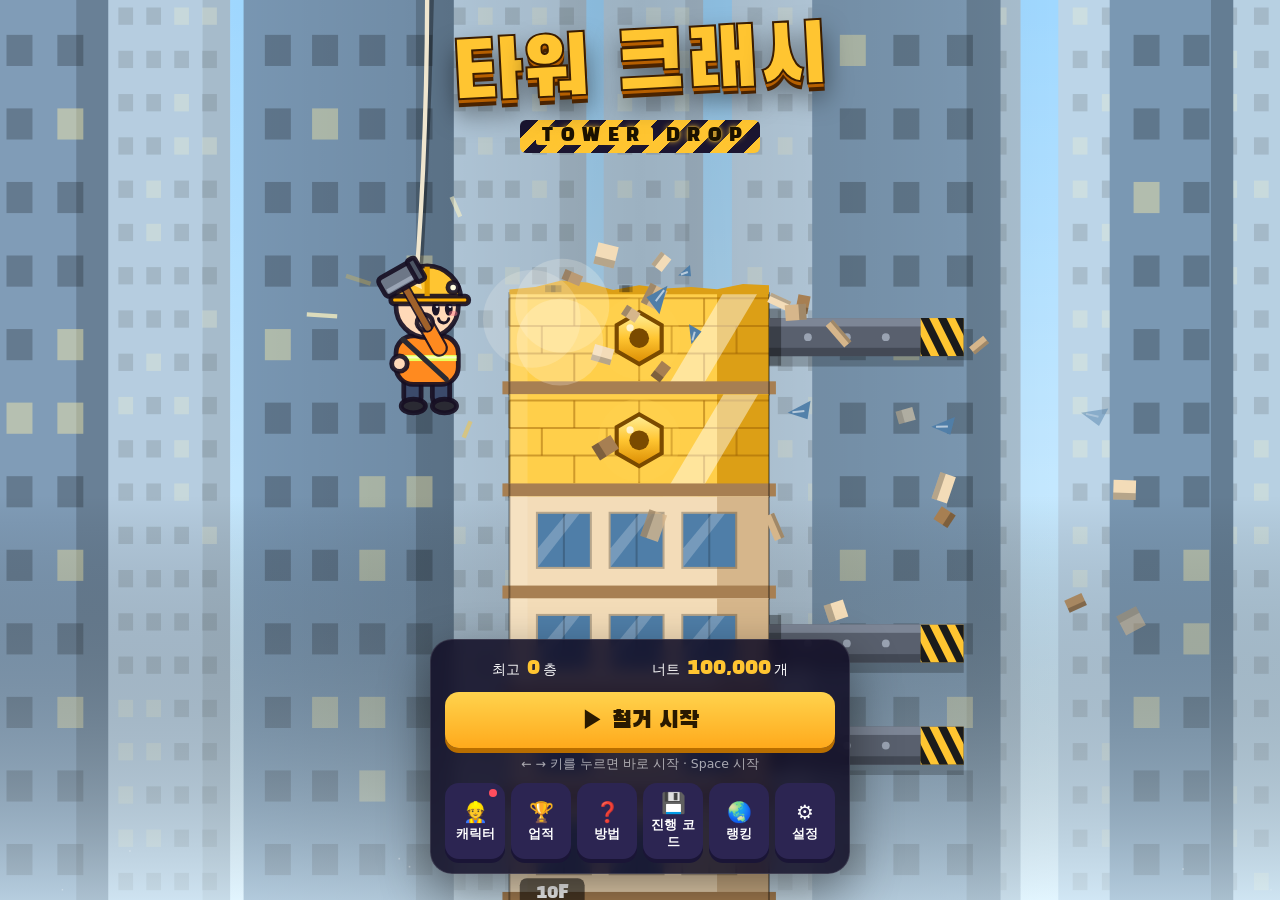
<file: web/games/tower-drop/index.html>
<!DOCTYPE html>
<html lang="ko">
<head>
<meta charset="UTF-8">
<meta name="viewport" content="width=device-width, initial-scale=1, maximum-scale=1, user-scalable=no, viewport-fit=cover">
<title>타워 크래시 (Tower Drop)</title>
<!-- 오프라인 번들 폰트 (CDN 미사용) -->
<link rel="stylesheet" href="fonts/fonts.css">
<style>
:root{
  --y:#ffc531; --y2:#ff9f1c; --ink:#16112b; --panel:rgba(18,14,38,.88);
  --line:rgba(255,255,255,.12); --mint:#2fcc8b; --red:#ff4d5e; --mut:rgba(255,255,255,.62);
  --hfont:'Black Han Sans','Apple SD Gothic Neo','Malgun Gothic',sans-serif;
}
*{box-sizing:border-box;-webkit-tap-highlight-color:transparent}
html,body{margin:0;height:100%;overflow:hidden;background:#0d0b1a;color:#fff;
  font-family:system-ui,-apple-system,'Apple SD Gothic Neo','Malgun Gothic','Noto Sans KR',sans-serif;
  -webkit-user-select:none;user-select:none;overscroll-behavior:none}
canvas#cv{position:fixed;inset:0;width:100%;height:100%;display:block;touch-action:none;cursor:pointer}
.h{font-family:var(--hfont);font-weight:400;letter-spacing:.01em}
button{font:inherit;color:inherit;border:0;background:none;cursor:pointer}
kbd{font-family:inherit;font-size:.72em;padding:1px 6px;border-radius:6px;background:rgba(0,0,0,.25);
  border:1px solid rgba(255,255,255,.25);margin-left:6px;vertical-align:2px;opacity:.85}

#ui{position:fixed;inset:0;pointer-events:none;z-index:2}
.screen{position:absolute;inset:0;display:none;align-items:center;justify-content:center;padding:14px}
.screen.on{display:flex}
.card{pointer-events:auto;background:var(--panel);border:1px solid var(--line);border-radius:22px;
  box-shadow:0 18px 50px rgba(0,0,0,.45);-webkit-backdrop-filter:blur(8px);backdrop-filter:blur(8px);
  padding:18px;width:min(440px,100%);max-height:100%;overflow:auto;animation:pop .28s cubic-bezier(.2,1.4,.4,1)}
@keyframes pop{from{transform:scale(.88);opacity:0}to{transform:none;opacity:1}}

/* 버튼: 오락실 느낌 (아래 두께) */
.btn{display:flex;align-items:center;justify-content:center;gap:6px;width:100%;padding:11px 12px;border-radius:14px;
  background:#2c2552;box-shadow:0 4px 0 #1a1536;font-weight:800;font-size:15px;transition:transform .06s,filter .15s}
.btn:hover{filter:brightness(1.15)}
.btn:active{transform:translateY(3px);box-shadow:0 1px 0 #1a1536}
.btn.pri{background:linear-gradient(#ffd34d,#ffaa1c);color:#2a1a00;box-shadow:0 5px 0 #b86e00}
.btn.pri:active{box-shadow:0 2px 0 #b86e00}
.btn.big{font-family:var(--hfont);font-weight:400;font-size:24px;padding:12px}
.btn.mint{background:linear-gradient(#4fe0a4,#22b578);color:#062a1b;box-shadow:0 4px 0 #13774e}
.btn[disabled]{opacity:.45;cursor:default;filter:none}
.row{display:flex;gap:8px}
.row>*{flex:1}
.mut{color:var(--mut)}

/* 타이틀 */
#sTitle{flex-direction:column;justify-content:space-between;padding:clamp(10px,3vh,26px) 14px}
.logo{text-align:center;pointer-events:none;animation:drop .7s cubic-bezier(.2,1.5,.4,1)}
@keyframes drop{from{transform:translateY(-60px);opacity:0}to{transform:none;opacity:1}}
.logo-k{font-family:var(--hfont);font-size:clamp(40px,9.5vmin,84px);line-height:1;color:var(--y);
  text-shadow:0 4px 0 #b65f00,0 8px 0 #4a2300,0 14px 26px rgba(0,0,0,.55);-webkit-text-stroke:2px #3b1d00;
  transform:rotate(-3deg);display:inline-block}
.logo-k span{display:inline-block;animation:shake 2.6s infinite}
.logo-k span:nth-child(2){animation-delay:.1s}.logo-k span:nth-child(3){animation-delay:.2s}
.logo-k span:nth-child(5){animation-delay:.3s}.logo-k span:nth-child(6){animation-delay:.4s}
.logo-k span:nth-child(7){animation-delay:.5s}
@keyframes shake{0%,86%,100%{transform:none}89%{transform:translate(2px,-3px) rotate(4deg)}92%{transform:translate(-2px,2px) rotate(-3deg)}95%{transform:translate(1px,-1px)}}
.logo-e{margin-top:10px;display:inline-block;font-family:var(--hfont);letter-spacing:.42em;font-size:clamp(12px,2.4vmin,18px);
  padding:5px 10px 5px 16px;color:#1b1200;
  background:repeating-linear-gradient(-45deg,#ffc531 0 12px,#1b1530 12px 24px);border-radius:6px;
  text-shadow:0 0 6px #ffc531,0 0 2px #ffc531}
.logo-e b{background:#ffc531;padding:0 6px;border-radius:3px;font-weight:400}
.menu{width:min(420px,100%);padding:14px}
.stats{display:flex;justify-content:space-around;margin-bottom:10px;font-size:14px}
.stats b{font-family:var(--hfont);font-weight:400;font-size:22px;color:var(--y);margin:0 3px}
.hint{text-align:center;font-size:12.5px;color:var(--mut);margin:8px 0 10px}
.grid4{display:grid;grid-template-columns:repeat(6,1fr);gap:6px}
@media (max-width:520px){.grid4{grid-template-columns:repeat(3,1fr)}}
/* 랭킹 */
.namebox{display:flex;gap:7px;margin-bottom:10px}
.namebox input{flex:1;min-width:0;border-radius:12px;border:1px solid var(--line);background:rgba(0,0,0,.3);color:#fff;
  font:700 15px/1 inherit;padding:10px 12px;-webkit-user-select:text;user-select:text}
.namebox .btn{width:auto;padding:10px 16px}
.tabs{display:flex;gap:6px;margin-bottom:8px}
.tab{flex:1;padding:8px;border-radius:10px;background:rgba(255,255,255,.06);font-weight:800;font-size:14px}
.tab.on{background:var(--y);color:#2a1a00}
.rk-list{display:flex;flex-direction:column;gap:4px;max-height:min(46vh,420px);overflow:auto;padding-right:2px}
.rk{display:flex;align-items:center;gap:8px;background:rgba(255,255,255,.05);border-radius:10px;padding:5px 10px}
.rk.me{background:rgba(255,197,49,.16);border:1px solid rgba(255,197,49,.5)}
.rk .no{width:34px;text-align:center;font-family:var(--hfont);font-size:17px;color:var(--mut)}
.rk .no.top{font-size:22px}
.rk canvas{width:34px;height:34px;flex:none}
.rk .nm{flex:1;min-width:0;font-weight:800;font-size:14px;overflow:hidden;text-overflow:ellipsis;white-space:nowrap}
.rk .v{font-family:var(--hfont);font-size:17px;color:var(--y)}
.rk-me{margin-bottom:8px}
#ovRankMsg{font-size:13px;margin:4px 0 0;color:var(--mut)}
#ovRankMsg b{color:var(--y)}
/* 설정 */
.keyrow{display:flex;align-items:center;gap:8px;background:rgba(255,255,255,.05);border-radius:12px;padding:8px 10px;margin-bottom:7px}
.keyrow>span{flex:1;font-weight:800;font-size:14px}
.kbtn{min-width:86px;padding:8px 10px;border-radius:10px;background:#2c2552;box-shadow:0 3px 0 #1a1536;font-weight:800;font-size:14px}
.kbtn:hover{filter:brightness(1.2)}
.kbtn.wait{background:var(--y);color:#2a1a00;box-shadow:0 3px 0 #b86e00;animation:blink .5s infinite alternate}
.kbtn.empty{color:var(--mut)}
.tog{display:flex;align-items:center;justify-content:space-between;background:rgba(255,255,255,.05);border-radius:12px;padding:10px 12px;font-weight:800;font-size:14px;cursor:pointer;margin-bottom:7px}
.tog input{width:20px;height:20px;accent-color:var(--mint)}
/* 부활 */
#sRevive .card{text-align:center;width:min(360px,100%)}
.rv-ring{width:96px;height:96px;margin:6px auto 4px;border-radius:50%;display:grid;place-items:center;
  background:conic-gradient(var(--y) calc(var(--p,1)*360deg),rgba(255,255,255,.1) 0)}
.rv-ring div{width:80px;height:80px;border-radius:50%;background:#1b1535;display:grid;place-items:center;font-family:var(--hfont);font-size:38px}
.grid4 .btn{flex-direction:column;font-size:12.5px;padding:8px 2px;gap:2px;font-weight:700}
.grid4 .btn i{font-style:normal;font-size:20px}
.dot{position:relative}
.dot::after{content:'';position:absolute;top:6px;right:8px;width:8px;height:8px;border-radius:50%;background:var(--red);
  box-shadow:0 0 0 2px #2c2552;display:none}
.dot.on::after{display:block}

/* 공통 제목 */
.ttl{display:flex;align-items:center;justify-content:space-between;margin-bottom:12px}
.ttl .h{font-size:24px;color:var(--y)}
.x{width:36px;height:36px;border-radius:50%;background:rgba(255,255,255,.08);font-size:18px}
.x:hover{background:rgba(255,255,255,.16)}

/* 결과 */
#sOver .card{text-align:center}
.ov-why{font-family:var(--hfont);font-size:30px;color:var(--red);text-shadow:0 3px 0 #5a0b14}
.ov-score{font-family:var(--hfont);font-size:clamp(64px,16vmin,96px);line-height:1;margin:6px 0 2px;color:#fff;
  text-shadow:0 5px 0 rgba(0,0,0,.35)}
.ov-score small{font-size:.36em;margin-left:4px;color:var(--mut)}
.ov-rank{display:inline-block;font-family:var(--hfont);font-size:15px;padding:4px 12px;border-radius:99px;
  background:rgba(255,197,49,.14);color:var(--y);border:1px solid rgba(255,197,49,.35)}
.ov-best{margin:10px 0 4px;font-size:14px}
.new{display:inline-block;background:var(--red);color:#fff;font-family:var(--hfont);padding:2px 9px;border-radius:7px;
  margin-left:6px;animation:blink .6s infinite alternate}
@keyframes blink{to{transform:scale(1.12) rotate(-4deg)}}
.ov-chips{display:flex;flex-wrap:wrap;gap:6px;justify-content:center;margin:12px 0}
.chip{background:rgba(255,255,255,.07);border:1px solid var(--line);border-radius:10px;padding:6px 10px;font-size:13px}
.chip b{color:var(--y);font-family:var(--hfont);font-weight:400;font-size:16px;margin-left:3px}
#ovAch{display:flex;flex-direction:column;gap:6px;margin-bottom:12px}
#ovAch div{background:linear-gradient(90deg,rgba(47,204,139,.22),rgba(47,204,139,.05));border:1px solid rgba(47,204,139,.4);
  border-radius:10px;padding:7px 10px;font-size:13px;text-align:left}

/* 캐릭터 */
.skins{display:grid;grid-template-columns:repeat(3,1fr);gap:8px}
.sk{background:rgba(255,255,255,.05);border:2px solid transparent;border-radius:16px;padding:8px 6px;text-align:center;
  cursor:pointer;transition:transform .1s}
.sk:hover{transform:translateY(-2px)}
.sk.sel{border-color:var(--y);background:rgba(255,197,49,.1)}
.sk canvas{width:100%;aspect-ratio:1;display:block}
.sk .nm{font-family:var(--hfont);font-size:15px;margin-top:2px}
.sk .ds{font-size:11px;color:var(--mut);min-height:28px;line-height:1.25;margin:2px 0 6px}
.sk .btn{padding:6px 4px;font-size:12.5px;border-radius:10px}
.wallet{text-align:right;margin:-4px 0 10px;font-size:13px}
.wallet b{font-family:var(--hfont);font-weight:400;color:var(--y);font-size:18px}

/* 업적 */
.achs{display:flex;flex-direction:column;gap:7px}
.ach{display:flex;gap:10px;align-items:center;background:rgba(255,255,255,.05);border-radius:12px;padding:8px 10px}
.ach .ic{font-size:22px;width:30px;text-align:center;filter:grayscale(1);opacity:.5}
.ach.done .ic{filter:none;opacity:1}
.ach .bd{flex:1;min-width:0}
.ach .nm{font-weight:800;font-size:14px}
.ach .ds{font-size:12px;color:var(--mut)}
.ach .bar{height:5px;border-radius:9px;background:rgba(255,255,255,.1);margin-top:5px;overflow:hidden}
.ach .bar i{display:block;height:100%;background:linear-gradient(90deg,var(--y2),var(--y));border-radius:9px}
.ach .rw{font-size:12px;color:var(--y);white-space:nowrap;font-weight:800}
.ach.done .rw{color:var(--mint)}
.recs{display:grid;grid-template-columns:repeat(3,1fr);gap:6px;margin-bottom:12px}
.recs div{background:rgba(255,255,255,.05);border-radius:10px;padding:7px;text-align:center;font-size:11.5px;color:var(--mut)}
.recs b{display:block;font-family:var(--hfont);font-weight:400;font-size:18px;color:#fff}

/* 방법 */
.help{display:flex;flex-direction:column;gap:9px;font-size:14px;line-height:1.5}
.help .it{display:flex;gap:10px;background:rgba(255,255,255,.05);border-radius:12px;padding:9px 11px}
.help .it>span:first-child{font-size:22px;line-height:1.2}
.help b{color:var(--y)}
.keys{display:inline-flex;gap:4px}
.keys kbd{margin:0}

/* 진행 코드 */
textarea{width:100%;border-radius:12px;border:1px solid var(--line);background:rgba(0,0,0,.3);color:#fff;
  font:12px/1.4 ui-monospace,Menlo,Consolas,monospace;padding:9px;resize:none;-webkit-user-select:text;user-select:text}
.lab{font-size:13px;font-weight:800;margin:10px 0 6px}
.msg{font-size:13px;min-height:18px;margin-top:8px;text-align:center}

/* 플레이 중 일시정지 버튼 */
#btnPause{position:fixed;top:10px;right:10px;width:40px;height:40px;border-radius:12px;background:rgba(0,0,0,.32);
  border:1px solid rgba(255,255,255,.18);z-index:3;display:none}
#btnPause::before,#btnPause::after{content:'';position:absolute;top:12px;width:5px;height:14px;border-radius:2px;background:#fff}
#btnPause::before{left:13px}#btnPause::after{right:13px}
#btnPause.on{display:block}

/* 업적 알림 */
#toasts.bot{top:auto;bottom:14px}
#toasts{position:fixed;left:50%;top:12px;transform:translateX(-50%);z-index:5;display:flex;flex-direction:column;gap:6px;
  pointer-events:none;width:min(360px,92vw)}
.toast{background:rgba(18,14,38,.94);border:1px solid rgba(255,197,49,.5);border-radius:14px;padding:9px 12px;
  font-size:13.5px;box-shadow:0 8px 24px rgba(0,0,0,.4);animation:tin .35s cubic-bezier(.2,1.4,.4,1),tout .4s 2.6s forwards}
.toast b{color:var(--y)}
@keyframes tin{from{transform:translateY(30px);opacity:0}}
@keyframes tout{to{transform:translateY(20px);opacity:0}}

@media (max-height:560px){
  .logo-k{font-size:clamp(34px,8vmin,60px)}
  .menu{padding:10px}
  .btn.big{font-size:20px;padding:9px}
  .grid4 .btn{padding:6px 2px}
  .grid4 .btn i{font-size:17px}
}
</style>
</head>
<body>
<canvas id="cv"></canvas>

<div id="ui">
  <!-- 타이틀 -->
  <div class="screen on" id="sTitle">
    <div class="logo">
      <div class="logo-k"><span>타</span><span>워</span><span>&nbsp;</span><span>크</span><span>래</span><span>시</span></div><br>
      <div class="logo-e"><b>TOWER</b> DROP</div>
    </div>
    <div class="card menu">
      <div class="stats"><div>최고 <b id="tBest">0</b>층</div><div>너트 <b id="tCoins">0</b>개</div></div>
      <button class="btn big pri" id="btnStart">▶ 철거 시작</button>
      <div class="hint" id="tHint">← → 키를 누르면 바로 시작</div>
      <div class="grid4">
        <button class="btn dot" id="btnSkins"><i>👷</i>캐릭터</button>
        <button class="btn dot" id="btnAch"><i>🏆</i>업적</button>
        <button class="btn" id="btnHelp"><i>❓</i>방법</button>
        <button class="btn" id="btnCode"><i>💾</i>진행 코드</button>
        <button class="btn" id="btnRank"><i>🌏</i>랭킹</button>
        <button class="btn" id="btnSet"><i>⚙️</i>설정</button>
      </div>
    </div>
  </div>

  <!-- 일시정지 -->
  <div class="screen" id="sPause">
    <div class="card" style="width:min(320px,100%);text-align:center">
      <div class="h" style="font-size:34px;color:var(--y);margin:4px 0 14px">일시정지</div>
      <div style="display:flex;flex-direction:column;gap:9px">
        <button class="btn big pri" id="btnResume">계속하기<kbd>P</kbd></button>
        <button class="btn" id="btnRestart">처음부터</button>
        <button class="btn" id="btnPauseSet">⚙️ 설정</button>
        <button class="btn" id="btnQuit">메인으로</button>
      </div>
    </div>
  </div>

  <!-- 결과 -->
  <div class="screen" id="sOver">
    <div class="card">
      <div class="ov-why" id="ovWhy">쾅!</div>
      <div class="ov-score"><span id="ovScore">0</span><small>층</small></div>
      <div class="ov-rank" id="ovRank">견습 철거반</div>
      <div class="ov-best" id="ovBest"></div>
      <div id="ovRankMsg"></div>
      <div class="ov-chips" id="ovChips"></div>
      <div id="ovAch"></div>
      <div style="display:flex;flex-direction:column;gap:8px">
        <button class="btn big pri" id="btnRetry">다시 하기<kbd>Space</kbd></button>
        <div class="row"><button class="btn" id="btnOverSkins">👷 캐릭터</button><button class="btn" id="btnOverRank">🌏 랭킹</button><button class="btn" id="btnHome">메인으로</button></div>
      </div>
    </div>
  </div>

  <!-- 캐릭터 -->
  <div class="screen" id="sSkins">
    <div class="card" style="width:min(470px,100%)">
      <div class="ttl"><div class="h">캐릭터</div><button class="x" data-close>✕</button></div>
      <div class="wallet">보유 너트 <b id="skCoins">0</b>개</div>
      <div class="skins" id="skinList"></div>
      <div class="mut" style="font-size:12px;margin-top:10px;text-align:center">겉모습만 바뀌어요. 실력이 곧 장비!</div>
    </div>
  </div>

  <!-- 업적 -->
  <div class="screen" id="sAch">
    <div class="card" style="width:min(470px,100%)">
      <div class="ttl"><div class="h">업적 · 기록</div><button class="x" data-close>✕</button></div>
      <div class="recs" id="recList"></div>
      <div class="achs" id="achList"></div>
    </div>
  </div>

  <!-- 방법 -->
  <div class="screen" id="sHelp">
    <div class="card">
      <div class="ttl"><div class="h">하는 방법</div><button class="x" data-close>✕</button></div>
      <div class="help">
        <div class="it"><span>🔨</span><div><b>좌/우 타격</b> — <span class="keys" id="helpKeys"><kbd>←</kbd><kbd>→</kbd></span> (⚙️ 설정에서 바꿀 수 있어요),
          폰은 화면 <b>왼쪽/오른쪽</b>을 탭. 누른 쪽으로 옮겨 기둥을 부수고 한 층 내려가요.</div></div>
        <div class="it"><span>⚠️</span><div>튀어나온 <b>철골</b>이 있는 쪽에 있으면 맞고 끝! 바로 <b>아래층 철골의 반대쪽</b>을 치세요.</div></div>
        <div class="it"><span>⏱️</span><div>위의 <b>게이지</b>가 다 떨어지면 추락. 부술 때마다 차오르고, 내려갈수록 빨리 줄어요.</div></div>
        <div class="it"><span>🧱</span><div>특수 층 — <b>금고</b>(너트 왕창) · <b>시계</b>(게이지 회복) · <b>강철</b>(두 번 쳐야 깨짐)</div></div>
        <div class="it"><span>🔥</span><div><b>1000층마다</b> 건물 전체가 산산조각! 6초 동안 <b>무적 FEVER</b> — 한 번에 2층, 철골도 부숴요.</div></div>
        <div class="it"><span>🔩</span><div>5층마다 <b>너트</b> 1개. 모은 너트로 새 캐릭터를 열어요. <kbd>P</kbd> 일시정지</div></div>
      </div>
    </div>
  </div>

  <!-- 전체 랭킹 -->
  <div class="screen" id="sRank">
    <div class="card" style="width:min(480px,100%)">
      <div class="ttl"><div class="h">🌏 전체 랭킹</div><button class="x" data-close>✕</button></div>
      <div class="namebox"><input id="rkName" maxlength="12" placeholder="내 닉네임 (1~12자)" autocomplete="off"><button class="btn pri" id="btnRkName">저장</button></div>
      <div class="tabs"><button class="tab on" data-tab="best">🏆 최고 층</button><button class="tab" data-tab="total">🧱 누적 층</button></div>
      <div class="rk-me" id="rkMe"></div>
      <div class="rk-list" id="rkList"></div>
      <div class="msg mut" id="rkMsg"></div>
    </div>
  </div>

  <!-- 설정 -->
  <div class="screen" id="sSet">
    <div class="card">
      <div class="ttl"><div class="h">설정</div><button class="x" data-close>✕</button></div>
      <div class="lab" style="margin-top:0">조작 키 <span class="mut" style="font-weight:400">— 칸을 누르고 원하는 키를 누르세요</span></div>
      <div class="keyrow"><span>◀ 왼쪽 치기</span><button class="kbtn" data-side="left" data-i="0"></button><button class="kbtn" data-side="left" data-i="1"></button></div>
      <div class="keyrow"><span>오른쪽 치기 ▶</span><button class="kbtn" data-side="right" data-i="0"></button><button class="kbtn" data-side="right" data-i="1"></button></div>
      <div class="mut" style="font-size:12px;margin:2px 0 10px" id="setMsg">한 칸에 키 하나씩, 쪽마다 2개까지. Esc 는 취소, 비우려면 Backspace.</div>
      <div class="lab">기타</div>
      <label class="tog">진동 (폰)<input type="checkbox" id="setVib"></label>
      <button class="btn" id="btnKeyReset" style="margin-top:4px">조작 키 기본값으로 (← A / → D)</button>
      <div class="lab">기록</div>
      <button class="btn" id="btnBestReset">🗑 최고 기록 초기화</button>
      <div class="mut" style="font-size:12px;margin-top:6px;text-align:center" id="bestMsg">최고 층수만 0 으로 돌아가요. 너트·캐릭터·업적·누적 기록은 그대로예요.</div>
      <div class="mut" style="font-size:11.5px;margin-top:10px;text-align:center">P · Esc 일시정지 / Space · Enter 시작 은 고정이에요. 폰은 화면 왼쪽·오른쪽 탭.</div>
    </div>
  </div>

  <!-- 부활 -->
  <div class="screen" id="sRevive">
    <div class="card">
      <div class="h" style="font-size:28px;color:var(--y)">부활할까요?</div>
      <div class="mut" style="font-size:13px;margin-top:4px"><b id="rvFloor" style="color:#fff">0</b>층에서 쓰러졌어요 · 이번 판 부활 <b id="rvLeft" style="color:#fff">2</b>번 남음</div>
      <div class="rv-ring" id="rvRing"><div id="rvSec">8</div></div>
      <div style="display:flex;flex-direction:column;gap:8px;margin-top:8px">
        <button class="btn big pri" id="btnRevive">🔩 300 부활<kbd>Space</kbd></button>
        <button class="btn" id="btnGiveUp">그만하기<kbd>Esc</kbd></button>
      </div>
      <div class="mut" style="font-size:12px;margin-top:8px">보유 너트 <b id="rvCoins" style="color:var(--y)">0</b>개 · 300층부터 한 판에 2번 (300 → 500 너트)</div>
    </div>
  </div>

  <!-- 진행 코드 -->
  <div class="screen" id="sCode">
    <div class="card">
      <div class="ttl"><div class="h">진행 코드 옮기기</div><button class="x" data-close>✕</button></div>
      <div class="mut" style="font-size:12.5px;line-height:1.5">기록(최고 층·너트·캐릭터·업적)을 코드 한 줄로 옮겨요.
        불러오면 <b style="color:#fff">덮어쓰지 않고 합칩니다</b> (최고 기록·너트는 큰 쪽, 캐릭터·업적은 모두).</div>
      <div class="lab">① 내 진행 코드</div>
      <textarea id="codeOut" rows="3" readonly></textarea>
      <button class="btn mint" id="btnCopy" style="margin-top:7px">코드 복사</button>
      <div class="lab">② 코드로 불러오기</div>
      <textarea id="codeIn" rows="3" placeholder="MUDX1|tower-drop|... 코드를 붙여넣으세요"></textarea>
      <button class="btn pri" id="btnLoad" style="margin-top:7px">불러와서 합치기</button>
      <div class="msg" id="codeMsg"></div>
    </div>
  </div>
</div>

<button id="btnPause" aria-label="일시정지"></button>
<div id="toasts"></div>

<script src="../mudyogu-sdk.js"></script>
<script>
(function () {
'use strict';

/* =====================================================================
 * 타워 크래시 (Tower Drop)
 *  - 좌/우 두 버튼으로 기둥을 부수며 끝없이 내려가는 액션
 *  - 판정: 누른 쪽으로 옮김 → (지금 층 철골이 그쪽이면 쾅) → 지금 층 파괴 → 한 층 내려감
 *          → (새로 올라온 층 철골이 내 쪽이면 쾅)
 *  - 1000층마다 건물 붕괴 + 6초 무적 FEVER (100층마다는 건물 테마만 바뀜)
 * ===================================================================== */

const MUD = window.MudyoguSDK
  ? MudyoguSDK.create()
  : { isEmbedded:false, ready(){}, save(){}, saveCode(){}, requestCode(){},
      onCode(){}, onInit(){}, onControl(){}, score(){}, vibrate(){} };

const $ = (id) => document.getElementById(id);
const cv = $('cv');
const c = cv.getContext('2d');
const FONT = '"Black Han Sans","Apple SD Gothic Neo","Malgun Gothic",sans-serif';
const TAU = Math.PI * 2;
const clamp = (v, a, b) => (v < a ? a : v > b ? b : v);
const lerp = (a, b, t) => a + (b - a) * t;
const rnd = (a, b) => a + Math.random() * (b - a);
const easeOut = (t) => 1 - Math.pow(1 - t, 3);
function hash(a, b) {
  let h = (Math.imul(a | 0, 374761393) + Math.imul(b | 0, 668265263)) | 0;
  h = Math.imul(h ^ (h >>> 13), 1274126177);
  return ((h ^ (h >>> 16)) >>> 0) / 4294967296;
}

/* ---------------------------------------------------------------------
 * 밸런스
 * ------------------------------------------------------------------- */
const REFILL = 0.065;          // 한 번 부술 때 차는 게이지
const FEVER_DUR = 6;           // 피버 시간(초)
const ZONE_FLOORS = 100;       // 100층마다 건물 테마가 바뀜
const FEVER_FLOORS = 1000;     // 1000층마다 건물 붕괴 + FEVER (100층마다면 피버가 끝없이 이어짐)
const COMBO_GAP = 0.45;        // 이 시간 안에 다음 타격 → 콤보 유지
/** 1초에 몇 번 쳐야 게이지가 유지되는지 (내려갈수록 빨라짐) */
const needRate = (f) => Math.min(6.6, 1.5 + 5.2 * (1 - Math.exp(-f / 150)));
const drainRate = (f) => REFILL * needRate(f);

/* ---------------------------------------------------------------------
 * 구역(건물) 테마 — 7개를 돌아가며
 * ------------------------------------------------------------------- */
const ZONES = [
  { name:'주택가 아파트', sky:['#6fc2ff','#e2f5ff'], far:'#9fbcd6', near:'#7896b2', bldg:'#f3dcb8', shade:'#d6b68b',
    slab:'#a77f52', win:'#4f7ea8', lit:'#fff1a8', litP:.22, night:false, beam:'beam', fog:'#e2f5ff', amb:'#ffffff' },
  { name:'오피스 빌딩', sky:['#ff8a6e','#ffd9a3'], far:'#c8857b', near:'#a2655d', bldg:'#86bde0', shade:'#5d93ba',
    slab:'#35587a', win:'#d9f0ff', lit:'#ffffff', litP:.35, night:false, beam:'beam', fog:'#ffd9a3', amb:'#fff3d6' },
  { name:'네온 시티', sky:['#0f0a2b','#3b1b6e'], far:'#231a4c', near:'#160f35', bldg:'#2e2758', shade:'#1f1a44',
    slab:'#7a4dff', win:'#3a3474', lit:'#ff6bd6', litP:.45, night:true, stars:40, beam:'neon', fog:'#3b1b6e', amb:'#ff9cf0' },
  { name:'공사장 철골', sky:['#3a2a50','#f2894a'], far:'#5c3d53', near:'#3e293c', bldg:'#a39789', shade:'#7d7167',
    slab:'#5b5048', win:'#3a3431', lit:'#ffb347', litP:.3, night:false, beam:'spike', fog:'#f2894a', amb:'#ffd2a8' },
  { name:'지하 벙커', sky:['#06120d','#143628'], far:'#0f251b', near:'#0a1a13', bldg:'#4c5d51', shade:'#36453b',
    slab:'#25312a', win:'#18221c', lit:'#73ffab', litP:.35, night:true, beam:'laser', fog:'#143628', amb:'#73ffab' },
  { name:'마그마 코어', sky:['#220404','#801d09'], far:'#3d0e08', near:'#290805', bldg:'#4d2b26', shade:'#341c19',
    slab:'#ff5a1f', win:'#2b1311', lit:'#ffae1a', litP:.4, night:true, beam:'spike', fog:'#b8320f', amb:'#ff8a1f' },
  { name:'우주 엘리베이터', sky:['#02030b','#161c40'], far:'#1b2244', near:'#10152e', bldg:'#d3d9e8', shade:'#9ea7bd',
    slab:'#66718c', win:'#253050', lit:'#7fe9ff', litP:.4, night:true, stars:140, beam:'laser', fog:'#161c40', amb:'#bfefff' },
];
const zoneOf = (n) => Math.floor((n - 1) / ZONE_FLOORS);
const palOf = (n) => ZONES[zoneOf(n) % ZONES.length];
const NEON_WORDS = ['OPEN', '24H', 'HOTEL', 'BAR', 'CAFE', 'PC', 'GAME', 'LIVE'];

/* ---------------------------------------------------------------------
 * 캐릭터 (겉모습만)
 * ------------------------------------------------------------------- */
const SKINS = [
  { id:'worker', name:'뚝딱이', desc:'기본 철거 요원. 안전모는 생명!', price:0,
    suit:'#ff8a1f', pants:'#3b4a6b', skin:'#ffd9b8', shoe:'#2a2a33', hat:'helmet', tool:'hammer', trail:'#ffc531' },
  { id:'ninja', name:'냥자', desc:'그림자처럼 냥냥 펀치', price:200,
    suit:'#2b2d42', pants:'#1d1e2c', skin:'#ffe0c4', shoe:'#111118', hat:'cat', tool:'paw', trail:'#b388ff' },
  { id:'boxer', name:'핵주먹', desc:'원투! 원투! 기둥도 KO', price:500,
    suit:'#1d7dd8', pants:'#e63946', skin:'#f6c9a0', shoe:'#f1f1f1', hat:'headband', tool:'glove', trail:'#ff4d6d' },
  { id:'robot', name:'메카-K', desc:'드릴은 로망이다', price:900,
    suit:'#8d99ae', pants:'#5c677d', skin:'#b8c2cf', shoe:'#3d4454', hat:'robot', tool:'drill', trail:'#4cc9f0' },
  { id:'astro', name:'코스모', desc:'무중력 해체 전문가', price:1500,
    suit:'#eef1f7', pants:'#c7cede', skin:'#ffd9b8', shoe:'#7a849c', hat:'astro', tool:'laser', trail:'#7fe9ff' },
  { id:'king', name:'황금왕', desc:'부수는 것도 품격 있게', price:2500,
    suit:'#7b2cbf', pants:'#4a1a7a', skin:'#ffdcbc', shoe:'#ffd166', hat:'crown', tool:'goldhammer', trail:'#ffd166' },
  { id:'tkd', name:'TKD마스터', desc:'태권도복 휘날리며 돌려차기!', price:10000,
    suit:'#f7f7f2', pants:'#f7f7f2', skin:'#f6c9a0', shoe:'#f6c9a0', hat:'tkd', tool:'kick', trail:'#ff4d5e' },
  { id:'changgi', name:'창기', desc:'뽀글머리 안경 친구. 커터칼 한 자루면 충분', price:30000,
    suit:'#7fa7c9', pants:'#3d5a80', skin:'#ffd9b8', shoe:'#e9ecef', hat:'curly', tool:'cutter', trail:'#cfd8e3' },
  { id:'kkwak', name:'꽉', desc:'볼록 나온 배로 배치기! 꽉 찬 한 방', price:100000,
    suit:'#ef8354', pants:'#4f5d75', skin:'#ffd2b0', shoe:'#2d3142', hat:'chubby', tool:'belly', trail:'#ffb703' },
];
const skinById = (id) => SKINS.find((s) => s.id === id) || SKINS[0];

/* ---------------------------------------------------------------------
 * 저장
 * ------------------------------------------------------------------- */
const KEY = 'towerdrop.v1';
/** 랭킹 시즌. 랭킹을 초기화할 땐 이 숫자와 docs/supabase-ranking.sql 의 시즌 번호를 같이 올린다 */
const RANK_SEASON = 2;
const CODE_PREFIX = 'MUDX1|tower-drop|';
const STAT_KEYS = ['plays', 'floors', 'fevers', 'bestCombo', 'vaults', 'tnts', 'clocks', 'beams', 'earned', 'seconds', 'bestZone'];

function blankData() {
  const st = {};
  STAT_KEYS.forEach((k) => (st[k] = 0));
  return { v:1, best:0, bestEpoch:0, rank:{ id:'', secret:'', name:'', season:RANK_SEASON, best:0, total:0 }, coins:0, skin:'worker', owned:['worker'], ach:{}, stats:st, seen:{} };
}
function cleanName(v) { return String(v || '').replace(/[\u0000-\u001f<>]/g, '').trim().slice(0, 12); }
function sanitize(d) {
  const r = blankData();
  if (!d || typeof d !== 'object') return r;
  const num = (v) => (typeof v === 'number' && isFinite(v) && v >= 0 ? Math.floor(v) : 0);
  r.best = num(d.best);
  r.bestEpoch = num(d.bestEpoch);
  if (d.rank && typeof d.rank === 'object') {
    if (/^[0-9a-f-]{36}$/.test(d.rank.id) && /^[0-9a-f]{32,}$/.test(d.rank.secret)) { r.rank.id = d.rank.id; r.rank.secret = d.rank.secret; }
    if (typeof d.rank.name === 'string') r.rank.name = cleanName(d.rank.name);
    // 랭킹 기록은 시즌마다 0 부터 (시즌이 바뀌면 이 기기의 랭킹용 기록만 지움 — 게임 최고 기록은 그대로)
    if (d.rank.season === RANK_SEASON) { r.rank.best = num(d.rank.best); r.rank.total = num(d.rank.total); }
  }
  r.coins = num(d.coins);
  if (Array.isArray(d.owned)) r.owned = Array.from(new Set(['worker'].concat(d.owned.filter((id) => SKINS.some((s) => s.id === id)))));
  r.skin = r.owned.indexOf(d.skin) >= 0 ? d.skin : 'worker';
  if (d.ach && typeof d.ach === 'object') Object.keys(d.ach).forEach((k) => { if (d.ach[k]) r.ach[k] = 1; });
  if (d.stats && typeof d.stats === 'object') STAT_KEYS.forEach((k) => (r.stats[k] = num(d.stats[k])));
  if (d.seen && typeof d.seen === 'object') Object.keys(d.seen).forEach((k) => { if (d.seen[k]) r.seen[k] = 1; });
  return r;
}
/** 덮어쓰지 않고 합치기: 숫자는 큰 쪽, 캐릭터·업적은 합집합, 착용 캐릭터는 지금 것 */
function mergeData(a, b) {
  const r = sanitize(a), o = sanitize(b);
  // 랭킹 신분증: 이 기기에 없으면 가져온 것을 씀 (같은 사람이 두 줄로 올라가지 않게)
  if (!r.rank.id && o.rank.id) { r.rank.id = o.rank.id; r.rank.secret = o.rank.secret; }
  if (!r.rank.name && o.rank.name) r.rank.name = o.rank.name;
  r.rank.best = Math.max(r.rank.best, o.rank.best);
  r.rank.total = Math.max(r.rank.total, o.rank.total);
  // 최고 기록: '초기화'를 더 나중에 한 쪽이 이김 (옛 기록이 초기화를 되살리지 않게). 같으면 큰 쪽
  if (o.bestEpoch > r.bestEpoch) { r.best = o.best; r.bestEpoch = o.bestEpoch; }
  else if (o.bestEpoch === r.bestEpoch) r.best = Math.max(r.best, o.best);
  r.coins = Math.max(r.coins, o.coins);
  r.owned = Array.from(new Set(r.owned.concat(o.owned)));
  Object.keys(o.ach).forEach((k) => (r.ach[k] = 1));
  Object.keys(o.seen).forEach((k) => (r.seen[k] = 1));
  STAT_KEYS.forEach((k) => (r.stats[k] = Math.max(r.stats[k], o.stats[k])));
  if (r.skin === 'worker' && o.skin !== 'worker' && r.owned.indexOf(o.skin) >= 0) r.skin = o.skin;
  return r;
}
/* 기기별 설정 (진행 코드로 옮기지 않음) */
const SET_KEY = 'towerdrop.settings';
const DEFAULT_KEYS = { left: ['ArrowLeft', 'KeyA'], right: ['ArrowRight', 'KeyD'] };
let settings = { left: DEFAULT_KEYS.left.slice(), right: DEFAULT_KEYS.right.slice(), vib: true };
try {
  const sv = JSON.parse(localStorage.getItem(SET_KEY) || 'null');
  if (sv && Array.isArray(sv.left) && Array.isArray(sv.right)) {
    settings.left = [sv.left[0] || null, sv.left[1] || null];
    settings.right = [sv.right[0] || null, sv.right[1] || null];
  }
  if (sv && typeof sv.vib === 'boolean') settings.vib = sv.vib;
} catch (e) { /* 기본값 */ }
function saveSettings() { try { localStorage.setItem(SET_KEY, JSON.stringify(settings)); } catch (e) {} }
const KEY_NAMES = { ArrowLeft:'←', ArrowRight:'→', ArrowUp:'↑', ArrowDown:'↓', ShiftLeft:'왼 Shift', ShiftRight:'오른 Shift',
  ControlLeft:'왼 Ctrl', ControlRight:'오른 Ctrl', AltLeft:'왼 Alt', AltRight:'오른 Alt', Tab:'Tab', Backquote:'`', Minus:'-', Equal:'=',
  BracketLeft:'[', BracketRight:']', Backslash:'\\', Semicolon:';', Quote:"'", Comma:',', Period:'.', Slash:'/', CapsLock:'Caps' };
function keyName(code) {
  if (!code) return '없음';
  if (KEY_NAMES[code]) return KEY_NAMES[code];
  if (/^Key[A-Z]$/.test(code)) return code.slice(3);
  if (/^Digit\d$/.test(code)) return code.slice(5);
  if (/^Numpad/.test(code)) return 'Num ' + code.slice(6);
  return code;
}
const firstKey = (side) => keyName(settings[side][0] || settings[side][1]);

let data = blankData();
try { data = sanitize(JSON.parse(localStorage.getItem(KEY) || 'null')); } catch (e) { /* 새로 시작 */ }

let pushTimer = 0;
function persist(sendState) {
  try { localStorage.setItem(KEY, JSON.stringify(data)); } catch (e) { /* 저장 불가 브라우저 */ }
  clearTimeout(pushTimer);
  pushTimer = setTimeout(() => {
    MUD.saveCode({ code: buildCode(), label: '진행 코드' });
    if (sendState) MUD.save({ score: data.best, state: data, isGameOver: false });
  }, 600);
}

function b64e(str) {
  const bytes = new TextEncoder().encode(str);
  let bin = '';
  for (let i = 0; i < bytes.length; i += 0x8000) bin += String.fromCharCode.apply(null, bytes.subarray(i, i + 0x8000));
  return btoa(bin);
}
function b64d(b64) {
  const bin = atob(b64);
  const bytes = new Uint8Array(bin.length);
  for (let i = 0; i < bin.length; i++) bytes[i] = bin.charCodeAt(i);
  return new TextDecoder().decode(bytes);
}
function buildCode() {
  const keys = {}; keys[KEY] = JSON.stringify(data);
  return CODE_PREFIX + b64e(JSON.stringify({ v:1, at:Date.now(), keys }));
}
/** @returns {'ok'|'same'|'bad'} */
function applyCode(code) {
  try {
    const raw = String(code || '').replace(/\s+/g, '');
    if (raw.indexOf(CODE_PREFIX) !== 0) return 'bad';
    const obj = JSON.parse(b64d(raw.slice(CODE_PREFIX.length)));
    const inner = obj && obj.keys && obj.keys[KEY];
    if (typeof inner !== 'string') return 'bad';
    const before = JSON.stringify(data);
    data = mergeData(data, JSON.parse(inner));
    if (JSON.stringify(data) === before) return 'same';
    liveAchCheck();
    persist(true);
    refreshMenus();
    return 'ok';
  } catch (e) { return 'bad'; }
}

/* ---------------------------------------------------------------------
 * 업적
 * ------------------------------------------------------------------- */
const ACHS = [
  { id:'f25',  ic:'🔨', name:'몸풀기',        desc:'한 판에 25층',          rw:20,   cur:() => data.best, goal:25 },
  { id:'f50',  ic:'🧱', name:'반쯤 내려왔다', desc:'한 판에 50층',          rw:40,   cur:() => data.best, goal:50 },
  { id:'f100', ic:'💥', name:'100층 돌파',    desc:'한 판에 100층',         rw:100,  cur:() => data.best, goal:100 },
  { id:'f200', ic:'🏙️', name:'연쇄 붕괴',     desc:'한 판에 200층',         rw:200,  cur:() => data.best, goal:200 },
  { id:'f300', ic:'🌆', name:'도시 해체',     desc:'한 판에 300층',         rw:300,  cur:() => data.best, goal:300 },
  { id:'f500', ic:'🌋', name:'마그마까지',    desc:'한 판에 500층',         rw:500,  cur:() => data.best, goal:500 },
  { id:'f700', ic:'🚀', name:'우주로 추락?',  desc:'한 판에 700층',         rw:800,  cur:() => data.best, goal:700 },
  { id:'f1000', ic:'🔥', name:'천층 붕괴',    desc:'1000층 — 첫 FEVER',     rw:1500, cur:() => data.best, goal:1000 },
  { id:'c50',  ic:'⚡', name:'손이 안 보여',  desc:'50 콤보',               rw:40,   cur:() => data.stats.bestCombo, goal:50 },
  { id:'c150', ic:'🌪️', name:'인간 착암기',   desc:'150 콤보',              rw:150,  cur:() => data.stats.bestCombo, goal:150 },
  { id:'v20',  ic:'💰', name:'금고털이',      desc:'금고 누적 20개',        rw:60,   cur:() => data.stats.vaults, goal:20 },
  { id:'fv3',  ic:'☄️', name:'불꽃 남자',     desc:'FEVER 누적 3번',        rw:1000, cur:() => data.stats.fevers, goal:3 },
  { id:'a1k',  ic:'👷', name:'현장 베테랑',   desc:'누적 1,000층',          rw:100,  cur:() => data.stats.floors, goal:1000 },
  { id:'a10k', ic:'👑', name:'철거왕',        desc:'누적 10,000층',         rw:600,  cur:() => data.stats.floors, goal:10000 },
  { id:'p30',  ic:'📅', name:'출근 도장',     desc:'30판 플레이',           rw:50,   cur:() => data.stats.plays, goal:30 },
];

/* ---------------------------------------------------------------------
 * 화면 크기
 * ------------------------------------------------------------------- */
let W = 0, H = 0, DPR = 1, u = 50, TW = 150, SH = 60, PX = 120, PY = 200, BL = 110, CX = 0;
let bgFar = [], bgNear = [], stars = [];
function layout() {
  W = Math.max(1, window.innerWidth);
  H = Math.max(1, window.innerHeight);
  DPR = Math.min(2, window.devicePixelRatio || 1);
  cv.width = Math.round(W * DPR);
  cv.height = Math.round(H * DPR);
  u = Math.min(H / 10.4, W / 6.3);
  CX = W / 2;
  TW = 3.0 * u;
  SH = 1.18 * u;
  PX = TW / 2 + 0.95 * u;
  PY = H * (H > W ? 0.37 : 0.38);
  BL = 2.25 * u;
  buildBackground();
}
function buildBackground() {
  bgFar = []; bgNear = []; stars = [];
  let x = -u * 0.4;
  while (x < W) {
    const w = u * rnd(0.8, 1.9);
    bgFar.push({ x, w, s: Math.random(), id: bgFar.length, tone: rnd(-0.08, 0.08) });
    x += w + u * rnd(0.12, 0.45);
  }
  x = -u * 0.8;
  while (x < W) {
    const w = u * rnd(1.4, 2.6);
    if (Math.abs(x + w / 2 - CX) > TW * 0.5 + u * 1.2) bgNear.push({ x, w, id: bgNear.length + 50, tone: rnd(-0.06, 0.06) });
    x += w + u * rnd(0.6, 1.8);
  }
  for (let i = 0; i < 160; i++) stars.push({ x: Math.random() * W, y: Math.random() * H, r: rnd(0.4, 1.6), p: Math.random() * TAU });
}

/* ---------------------------------------------------------------------
 * 게임 상태
 * ------------------------------------------------------------------- */
let state = 'title';      // title | play | dying | over
let paused = false;
let demo = true;          // 타이틀 뒤에서 혼자 노는 시연
let T = 0;                // 경과 시간(실시간)
let floors = [];          // floors[0] = 지금 내 옆 층
let gen = { last:0, blank:0 };
let towerOff = 0;         // 탑이 올라가는 연출용 오프셋(px)
let scroll = 0;           // 배경 스크롤(px, 누적)
let gauge = 0.7, started = false;
let fever = 0;
let combo = 0, lastHit = -9, hitTimes = [];
let shakeA = 0, flashA = 0, flashC = '#fff', slowT = 0, freeze = 0;
let deathT = 0, deathWhy = '';
let bgZone = 0, bgPrev = 0, bgMix = 1;
let feverFlames = 0;
let run = null;           // 이번 판 기록
let demoNext = 0;
const player = { side:-1, x:0, swingT:1, switchT:1, dead:false, vx:0, vy:0, rot:0, vr:0, y:0, ghost:[], snap:false };
const parts = [];
const pops = [];
const lines = [];
const amb = [];

function makeFloor(n) {
  const f = { n, beam:0, type:'normal', hp:1, flash:0, word: NEON_WORDS[Math.floor(hash(n, 7) * NEON_WORDS.length)] };
  const inZone = ((n - 1) % ZONE_FLOORS) + 1;
  if (n % FEVER_FLOORS === 0) { f.type = 'milestone'; gen.last = 0; return f; }
  if (n <= 3 || (n > FEVER_FLOORS && n % FEVER_FLOORS <= 2)) { gen.last = 0; return f; }
  if (gen.blank > 0) { gen.blank--; gen.last = 0; return f; }

  const diff = Math.min(1, n / 380);
  if (Math.random() < 0.44 + 0.3 * diff) {
    let side = Math.random() < 0.5 ? -1 : 1;
    // 바로 위층과 반대쪽 철골은 금지(피할 수 없음) → 같은 쪽이거나 빈 층
    if (gen.last !== 0 && side !== gen.last) side = Math.random() < 0.55 ? gen.last : 0;
    f.beam = side;
  }
  gen.last = f.beam;

  const zone = zoneOf(n);
  const r = Math.random();
  if (r < 0.034) {
    f.type = 'gold';
  } else if (r < 0.034 + 0.024 + 0.02 * diff) {   // 시계: 2.4% → 깊이 내려갈수록 4.4% (사용자 요청으로 1.8%→2.4%)
    f.type = 'clock';
  } else if (zone >= 1 && r < 0.1 + 0.05 * Math.min(1, zone / 3)) {
    f.type = 'steel'; f.hp = 2;
  }
  return f;
}
function ensureFloors() {
  while (floors.length < 26) floors.push(makeFloor(floors.length ? floors[floors.length - 1].n + 1 : 1));
}
function resetWorld() {
  floors = []; gen = { last:0, blank:0 };
  ensureFloors();
  towerOff = 0; gauge = 0.7; started = false; fever = 0; combo = 0; lastHit = -9; hitTimes = [];
  player.side = -1; player.x = -PX; player.swingT = 1; player.switchT = 1; player.dead = false;
  player.rot = 0; player.vr = 0; player.vx = 0; player.vy = 0; player.y = 0; player.ghost = []; player.snap = false;
  bgZone = 0; bgPrev = 0; bgMix = 1; feverFlames = 0;
}
const score = () => (floors.length ? floors[0].n - 1 : 0);

/* ---------------------------------------------------------------------
 * 입력
 * ------------------------------------------------------------------- */
function press(dir) {
  if (paused || subOpen) return;
  if (state === 'title') startGame();
  if (state !== 'play') return;
  hit(dir);
}

function hit(dir) {
  started = true;
  const prev = player.side;
  player.side = dir;
  if (prev !== dir) { player.switchT = 0; player.ghost = []; }
  player.swingT = 0;

  // ① 옮긴 자리에 지금 층 철골이 있으면
  const f0 = floors[0];
  if (f0.beam === dir) {
    if (fever > 0) breakBeam(0);
    else { die('beam'); return; }
  }

  // ② 강철 층: 한 번 더
  if (f0.type === 'steel' && f0.hp > 1 && fever <= 0) {
    f0.hp--; f0.flash = 1;
    const y = floorTop(0) + SH * 0.5;
    burst(CX + dir * TW / 2, y, 'spark', 14, dir);
    shake(u * 0.12); freeze = 0.035;
    gauge = Math.min(1, gauge + REFILL * 0.7);
    pop('쨍!', CX + dir * (TW / 2 + u * 0.3), y - u * 0.5, '#cfe3ff', 0.55);
    countHit();
    vib(12);
    return;
  }

  // ③ 부수고 내려가기 (피버 땐 2층씩)
  const times = fever > 0 ? 2 : 1;
  for (let i = 0; i < times; i++) {
    const f = floors[0];
    smashTop(dir, false);
    if (state !== 'play') return;
    // ④ 새로 올라온 층 철골이 내 쪽이면
    if (floors[0].beam === dir) {
      if (fever > 0) breakBeam(0);
      else { die('rise'); return; }
    }
  }
  gauge = Math.min(1, gauge + REFILL);
  countHit();
  vib(fever > 0 ? 6 : 9);
}

function countHit() {
  if (T - lastHit < COMBO_GAP) combo++; else combo = 1;
  lastHit = T;
  hitTimes.push(T);
  if (run && combo > run.combo) run.combo = combo;
  if (combo > 0 && combo % 25 === 0 && !demo) {
    pop(combo + ' COMBO!', CX - player.side * u * 2.2, PY - u * 0.4, '#ffe066', 0.9);
  }
}

const floorTop = (i) => PY - SH / 2 + i * SH + towerOff;

function smashTop(dir, chained) {
  const f = floors[0];
  const pal = palOf(f.n);
  const y0 = floorTop(0);
  floors.shift();
  ensureFloors();
  towerOff += SH;
  scroll += SH;

  // 파편
  const cnt = chained ? 7 : 11;
  for (let i = 0; i < cnt; i++) {
    const col = i % 3 === 0 ? pal.shade : i % 3 === 1 ? pal.bldg : pal.slab;
    addPart({ k:'chunk', x: CX + rnd(-TW / 2, TW / 2), y: y0 + rnd(0, SH), vx: (-dir * rnd(1.5, 7) + rnd(-2, 2)) * u,
      vy: rnd(-7, -1.5) * u, g: 24 * u, life: rnd(0.7, 1.2), w: rnd(0.12, 0.34) * u, h: rnd(0.1, 0.26) * u,
      rot: rnd(0, TAU), vr: rnd(-12, 12), col });
  }
  for (let i = 0; i < 3; i++) {
    addPart({ k:'shard', x: CX + rnd(-TW / 3, TW / 3), y: y0 + SH * 0.4, vx: -dir * rnd(2, 8) * u, vy: rnd(-6, -2) * u,
      g: 20 * u, life: rnd(0.5, 0.9), s: rnd(0.08, 0.16) * u, rot: rnd(0, TAU), vr: rnd(-15, 15), col: pal.win });
  }
  for (let i = 0; i < 3; i++) {
    addPart({ k:'dust', x: CX + dir * TW * 0.4 + rnd(-0.3, 0.3) * u, y: y0 + rnd(0.2, 0.9) * SH, vx: -dir * rnd(0.5, 2) * u,
      vy: rnd(-1.5, 0.5) * u, life: rnd(0.35, 0.6), r: rnd(0.1, 0.2) * u, grow: 0.8 * u,
      col: pal.night ? 'rgba(200,190,255,' : 'rgba(255,248,235,' });
  }
  if (!chained) burst(CX + dir * TW / 2, y0 + SH * 0.5, 'spark', 5, dir);
  shake(u * (chained ? 0.1 : 0.06));

  if (demo) {
    if (f.type === 'milestone') startFever();
    return;
  }

  // 보상
  run.floors = f.n;
  if (f.n % 5 === 0) gainCoin(fever > 0 ? 2 : 1, CX, y0 + SH / 2, false);
  if (f.type === 'gold') {
    const amt = 5 + zoneOf(f.n) * 2;
    gainCoin(amt, CX, y0 + SH / 2, true);
    data.stats.vaults++; run.vaults++;
    pop('금고! +' + amt, CX, y0, '#ffd34d', 1);
    burst(CX, y0 + SH / 2, 'gold', 16, 0);
  } else if (f.type === 'clock') {
    gauge = Math.min(1, gauge + 0.32);
    data.stats.clocks++;
    pop('+TIME', CX, y0, '#7fe9ff', 0.9);
    burst(CX, y0 + SH / 2, 'spark', 10, 0, '#7fe9ff');
  }
  if (f.type === 'milestone') startFever();
  liveAchCheck();
}

function breakBeam(i) {
  const f = floors[i];
  const side = f.beam;
  f.beam = 0;
  const y = floorTop(i) + SH * 0.45;
  for (let k = 0; k < 9; k++) {
    addPart({ k:'chunk', x: CX + side * (TW / 2 + rnd(0, BL)), y: y + rnd(-0.2, 0.2) * u, vx: side * rnd(2, 8) * u, vy: rnd(-7, -2) * u,
      g: 24 * u, life: rnd(0.6, 1), w: rnd(0.15, 0.4) * u, h: rnd(0.1, 0.2) * u, rot: rnd(0, TAU), vr: rnd(-14, 14), col: k % 2 ? '#5a6273' : '#ffc531' });
  }
  burst(CX + side * (TW / 2 + BL * 0.5), y, 'spark', 10, side);
  if (!demo) { gainCoin(1, CX + side * (TW / 2 + BL * 0.5), y, false); data.stats.beams++; }
}

function gainCoin(n, x, y, big) {
  data.coins += n; data.stats.earned += n;
  if (run) run.coins += n;
  const k = Math.min(big ? 10 : 3, n);
  for (let i = 0; i < k; i++) {
    addPart({ k:'coin', x: x + rnd(-0.4, 0.4) * u, y: y + rnd(-0.3, 0.3) * u, vx: rnd(-3, 3) * u, vy: rnd(-5, -2) * u,
      life: 0.75 + i * 0.03, t: 0 });
  }
}

/* ---------------------------------------------------------------------
 * 피버 / 사망
 * ------------------------------------------------------------------- */
function startFever() {
  fever = FEVER_DUR;
  // 건물 전체가 산산조각
  const oldPal = palOf(Math.max(1, floors[0].n - 1));
  const vis = Math.ceil((H - PY) / SH) + 2;
  for (let i = 0; i < vis; i++) {
    const y = floorTop(i);
    for (let k = 0; k < 9; k++) {
      const x = CX + rnd(-TW / 2, TW / 2);
      const dx = x - CX, dy = y - PY;
      const d = Math.max(u, Math.hypot(dx, dy));
      const sp = rnd(6, 16) * u;
      addPart({ k:'chunk', x, y: y + rnd(0, SH), vx: dx / d * sp + rnd(-3, 3) * u, vy: dy / d * sp * 0.5 - rnd(2, 8) * u,
        g: 18 * u, life: rnd(0.9, 1.6), w: rnd(0.2, 0.55) * u, h: rnd(0.15, 0.4) * u, rot: rnd(0, TAU), vr: rnd(-10, 10),
        col: k % 3 === 0 ? oldPal.shade : k % 3 === 1 ? oldPal.bldg : oldPal.win });
    }
    for (let k = 0; k < 3; k++) {
      addPart({ k:'shard', x: CX + rnd(-TW / 2, TW / 2), y: y + SH / 2, vx: rnd(-12, 12) * u, vy: rnd(-10, 2) * u, g: 16 * u,
        life: rnd(0.8, 1.4), s: rnd(0.1, 0.2) * u, rot: rnd(0, TAU), vr: rnd(-15, 15), col: oldPal.lit });
    }
  }
  addPart({ k:'ring', x: CX, y: PY, life: 0.6, r: u, grow: u * 18, col: '#ffffff' });
  addPart({ k:'ring', x: CX, y: PY, life: 0.8, r: u * 0.5, grow: u * 12, col: '#ffc531' });
  towerOff += H * 0.9;           // 새 건물이 아래에서 솟아오름
  slowT = 0.55; flash('#ffffff', 0.9); shake(u * 0.7); freeze = 0.08;
  pop((floors[0].n - 1) + '층 돌파!', CX, PY - u * 1.4, '#ffffff', 1.4);
  pop('FEVER!!', CX, PY - u * 0.3, '#ff8a3d', 1.6);
  if (!demo) { data.stats.fevers++; run.fevers++; }
  vib([40, 40, 80]);
}
function endFever() {
  fever = 0;
  // 끝날 때 충격파로 바로 아래 4층 철골 정리 → 끝나자마자 억울하게 죽지 않게
  for (let i = 0; i < 4 && i < floors.length; i++) if (floors[i].beam) breakBeam(i);
  gauge = Math.max(gauge, 0.85);
  addPart({ k:'ring', x: CX, y: PY, life: 0.5, r: u * 0.5, grow: u * 7, col: '#ff8a3d' });
  pop('FEVER 끝!', CX, PY - u * 1.2, '#ffd34d', 0.9);
}

function die(why) {
  if (demo) { // 시연은 죽지 않음(안전장치)
    if (floors[0].beam) breakBeam(0);
    return;
  }
  state = 'dying';
  deathWhy = why;
  deathT = 0;
  player.dead = true;
  if (why === 'time') {
    player.snap = true;
    player.vx = -player.side * u * 0.6; player.vy = -u * 1.5; player.vr = -player.side * 2.5;
    pop('으아아!', CX + player.side * PX, PY - u * 1.2, '#ffffff', 1);
  } else {
    player.vx = player.side * u * rnd(4, 6); player.vy = -u * rnd(7, 9); player.vr = player.side * rnd(9, 13);
    burst(CX + player.side * PX, PY, 'spark', 22, player.side, '#ffffff');
    pop('쾅!', CX + player.side * PX, PY - u * 1.2, '#ff4d5e', 1.4);
  }
  slowT = 0.5; shake(u * 0.45); flash('#ff3048', 0.55); freeze = 0.09;
  vib([90, 40, 60]);
  // 300층 이상이면 부활 기회 (한 판 2번) → 부활 안 할 때만 판을 끝냄
  pendingRevive = score() >= REVIVE_FROM && run.revives < REVIVE_COST.length;
  if (!pendingRevive) endRun();
}

const REVIVE_FROM = 300;            // 이 층수 이상에서 죽으면 부활 가능
const REVIVE_COST = [300, 500];     // 1번째, 2번째 부활 값
const REVIVE_WAIT = 8;              // 고민할 시간(초)
let pendingRevive = false, reviveAt = 0;
const reviveCost = () => REVIVE_COST[run.revives];
function showRevive() {
  state = 'revive';
  reviveAt = T;
  const cost = reviveCost();
  $('rvFloor').textContent = score();
  $('rvLeft').textContent = REVIVE_COST.length - run.revives;
  $('rvCoins').textContent = data.coins.toLocaleString('ko-KR');
  const b = $('btnRevive');
  b.innerHTML = data.coins >= cost ? '🔩 ' + cost + ' 부활<kbd>Space</kbd>' : '너트 부족 (🔩 ' + cost + ')';
  b.disabled = data.coins < cost;
  show('sRevive');
}
function doRevive() {
  if (state !== 'revive' || T - reviveAt < 0.4) return;
  const cost = reviveCost();
  if (data.coins < cost) return;
  data.coins -= cost;
  run.revives++;
  pendingRevive = false;
  persist(false);
  // 제자리에서 다시 매달리기 + 바로 아래 5층 철골 치우기 + 게이지 가득 (첫 타격 전까진 안 줄어듦)
  Object.assign(player, { dead:false, snap:false, rot:0, vr:0, vx:0, vy:0, y:0, x: player.side * PX, ghost:[], swingT:1 });
  for (let i = 0; i < 5 && i < floors.length; i++) {
    const f = floors[i];
    if (!f.beam) continue;
    const side = f.beam, y = floorTop(i) + SH * 0.45;
    f.beam = 0;
    burst(CX + side * (TW / 2 + BL * 0.5), y, 'spark', 10, side, '#ffe066');
  }
  gauge = 1; started = false; combo = 0;
  state = 'play';
  closeAllScreens();
  $('btnPause').classList.add('on');
  addPart({ k:'ring', x: CX + player.side * PX, y: PY, life: 0.6, r: u * 0.4, grow: u * 6, col: '#ffe066' });
  flash('#ffffff', 0.5);
  pop('부활!', CX + player.side * PX, PY - u * 1.2, '#ffe066', 1.3);
  vib(40);
}
function giveUp() {
  if (state !== 'revive') return;
  pendingRevive = false;
  endRun();
  showOver();
}

/* ---------------------------------------------------------------------
 * 한 판 시작 / 끝
 * ------------------------------------------------------------------- */
function startGame() {
  closeAllScreens();
  demo = false;
  resetWorld();
  state = 'play';
  paused = false;
  run = { floors:0, coins:0, combo:0, vaults:0, fevers:0, revives:0, t0: T, newAch: [], firstBest: data.best };
  pendingRevive = false;
  $('btnPause').classList.add('on');
  flash('#ffffff', 0.35);
  try { window.focus(); } catch (e) {}
}

function endRun() {
  const fl = score();
  const secs = Math.round(T - run.t0);
  run.floors = fl;
  data.stats.plays++;
  data.stats.floors += fl;
  data.rank.best = Math.max(data.rank.best, fl);
  data.rank.total += fl;
  data.stats.seconds += secs;
  data.stats.bestCombo = Math.max(data.stats.bestCombo, run.combo);
  data.stats.bestZone = Math.max(data.stats.bestZone, zoneOf(Math.max(1, fl)) + 1);
  run.isNew = fl > data.best;
  data.best = Math.max(data.best, fl);
  liveAchCheck();
  data.seen.played = 1;
  persist(false);
  // isGameOver 는 앱의 '기록 저장됨' 알림만 띄움 → 결과 화면이 따로 있으니 보내지 않음 (기록 저장은 그대로)
  MUD.save({ score: fl, state: data, playSeconds: secs, isGameOver: false });
  overRankJob = data.rank.name ? submitRank().then(() => myRankOf('best')).catch(() => null) : null;
  $('btnPause').classList.remove('on');
}

function liveAchCheck() {
  // best 는 판이 끝나야 갱신되므로 진행 중엔 지금 층수도 같이 본다 (시연 중엔 run 이 없음)
  const liveBest = Math.max(data.best, run ? run.floors : 0);
  const liveCombo = Math.max(data.stats.bestCombo, run ? run.combo : 0);
  let got = false;
  ACHS.forEach((a) => {
    if (data.ach[a.id]) return;
    let v = a.cur();
    if (/^f\d/.test(a.id)) v = liveBest;
    if (/^c\d/.test(a.id)) v = liveCombo;
    if (v >= a.goal) {
      got = true;
      data.ach[a.id] = 1;
      data.coins += a.rw; data.stats.earned += a.rw;
      if (run) run.newAch.push(a);
      toast(a.ic + ' 업적 달성! <b>' + a.name + '</b> · 너트 +' + a.rw);
    }
  });
  return got;
}

/* ---------------------------------------------------------------------
 * 시연(타이틀 뒤) — 안전한 쪽만 골라 친다
 * ------------------------------------------------------------------- */
function demoStep() {
  const a = floors[0].beam, b = floors[1].beam;
  let d = player.side;
  const ok = (s) => a !== s && b !== s;
  if (!ok(d)) d = -d;
  if (Math.random() < 0.18 && ok(-d)) d = -d;
  if (!ok(d)) { if (a) breakBeam(0); if (b) breakBeam(1); }
  hit(d);
}

/* ---------------------------------------------------------------------
 * 이펙트
 * ------------------------------------------------------------------- */
function addPart(p) {
  p.max = p.life;
  parts.push(p);
  if (parts.length > 900) parts.splice(0, parts.length - 900);
}
function burst(x, y, kind, n, dir, col) {
  for (let i = 0; i < n; i++) {
    if (kind === 'gold') {
      const a = rnd(0, TAU), s = rnd(2, 7) * u;
      addPart({ k:'star', x, y, vx: Math.cos(a) * s, vy: Math.sin(a) * s - 2 * u, life: rnd(0.5, 0.9), s: rnd(0.08, 0.16) * u, g: 8 * u });
    } else {
      const a = (dir ? (dir > 0 ? 0 : Math.PI) : rnd(0, TAU)) + rnd(-1.2, 1.2);
      const s = rnd(4, 12) * u;
      addPart({ k:'spark', x, y, vx: Math.cos(a) * s, vy: Math.sin(a) * s - u * 2, life: rnd(0.15, 0.4),
        col: col || (i % 2 ? '#fff6c2' : skinById(data.skin).trail), g: 10 * u });
    }
  }
}
function pop(text, x, y, col, size) {
  pops.push({ text, x, y, col, size: size || 1, life: 1.0, max: 1.0 });
  if (pops.length > 14) pops.shift();
}
function shake(a) { shakeA = Math.max(shakeA, a); }
function flash(col, a) { flashC = col; flashA = Math.max(flashA, a); }
function vib(p) { if (demo || !settings.vib) return; try { MUD.vibrate(p); } catch (e) {} if (!MUD.isEmbedded && navigator.vibrate) { try { navigator.vibrate(p); } catch (e) {} } }

/* ---------------------------------------------------------------------
 * 갱신
 * ------------------------------------------------------------------- */
function update(dt, rdt) {
  // 탑 올라오는 연출
  towerOff -= towerOff * Math.min(1, dt * (towerOff > SH * 3 ? 7 : 24));
  if (Math.abs(towerOff) < 0.3) towerOff = 0;

  // 플레이어
  player.swingT = Math.min(1, player.swingT + dt / 0.15);
  player.switchT = Math.min(1, player.switchT + dt / 0.09);
  if (!player.dead) {
    const tx = player.side * PX;
    const px = player.x;
    player.x = lerp(player.x, tx, Math.min(1, dt * 34));
    if (Math.abs(px - player.x) > u * 0.15) player.ghost.push({ x: px, a: 0.5 });
  } else {
    player.vy += 22 * u * dt;
    player.x += player.vx * dt;
    player.y += player.vy * dt;
    player.rot += player.vr * dt;
  }
  for (let i = player.ghost.length - 1; i >= 0; i--) {
    player.ghost[i].a -= dt * 4;
    if (player.ghost[i].a <= 0) player.ghost.splice(i, 1);
  }

  // 구역 테마 전환
  const z = zoneOf(floors[0].n) % ZONES.length;
  if (z !== bgZone) {
    bgPrev = bgZone; bgZone = z; bgMix = 0;
    if (state === 'play' && fever <= 0) pop('ZONE ' + (zoneOf(floors[0].n) + 1) + ' · ' + ZONES[z].name, CX, PY + u * 0.9, '#ffe066', 0.9);
  }
  bgMix = Math.min(1, bgMix + dt / 1.2);

  if (state === 'play') {
    if (started && fever <= 0) {
      gauge -= drainRate(score()) * dt;
      if (gauge <= 0) { gauge = 0; die('time'); }
    }
    if (fever > 0) {
      gauge = 1;
      fever -= dt;
      if (fever <= 0) endFever();
    }
  } else if (state === 'title' && demo) {
    demoNext -= dt;
    if (demoNext <= 0) { demoStep(); demoNext = rnd(0.24, 0.42); }
    if (fever > 0) { fever -= dt; if (fever <= 0) endFever(); }
  } else if (state === 'dying') {
    deathT += rdt;
    if (deathT > 1.25 && state === 'dying') { if (pendingRevive) showRevive(); else showOver(); }
  } else if (state === 'revive') {
    const left = REVIVE_WAIT - (T - reviveAt);
    $('rvSec').textContent = Math.max(0, Math.ceil(left));
    $('rvRing').style.setProperty('--p', clamp(left / REVIVE_WAIT, 0, 1).toFixed(3));
    if (left <= 0) giveUp();
  }
  if (combo && T - lastHit > COMBO_GAP && state === 'play') combo = 0;
  while (hitTimes.length && T - hitTimes[0] > 1) hitTimes.shift();

  // 층 번쩍임
  for (let i = 0; i < 3 && i < floors.length; i++) floors[i].flash = Math.max(0, floors[i].flash - dt * 6);

  // 파티클
  const coinX = W - (state === 'play' ? 70 : 30), coinY = 26;
  for (let i = parts.length - 1; i >= 0; i--) {
    const p = parts[i];
    p.life -= dt;
    if (p.life <= 0) { parts.splice(i, 1); continue; }
    if (p.k === 'coin') {
      p.t += dt;
      if (p.t < 0.25) { p.x += p.vx * dt; p.y += p.vy * dt; p.vy += 14 * u * dt; }
      else {
        const k = Math.min(1, dt * 9);
        p.x = lerp(p.x, coinX, k); p.y = lerp(p.y, coinY, k);
        if (Math.hypot(p.x - coinX, p.y - coinY) < 10) { p.life = 0; coinPulse = 1; }
      }
      continue;
    }
    if (p.g) p.vy += p.g * dt;
    if (p.vx !== undefined) { p.x += p.vx * dt; p.y += p.vy * dt; }
    if (p.vr) p.rot += p.vr * dt;
    if (p.k === 'dust') { p.vx *= 1 - dt * 2; p.vy *= 1 - dt * 2; }
    if (p.k === 'flame') p.x += Math.sin(T * 8 + p.ph) * u * dt;
  }
  for (let i = pops.length - 1; i >= 0; i--) {
    const p = pops[i];
    p.life -= rdt;
    p.y -= u * 1.1 * rdt;
    if (p.life <= 0) pops.splice(i, 1);
  }

  // 속도선 (빨리 칠수록, 피버일수록)
  const spd = hitTimes.length + (fever > 0 ? 6 : 0);
  if (spd > 3 && Math.random() < (spd - 3) * dt * 9) {
    let x;
    do { x = Math.random() * W; } while (Math.abs(x - CX) < TW * 0.55);
    lines.push({ x, y: H + 20, len: rnd(1.2, 3.2) * u, v: rnd(18, 34) * u, a: Math.min(0.7, 0.15 + (spd - 3) * 0.06) });
  }
  for (let i = lines.length - 1; i >= 0; i--) {
    lines[i].y -= lines[i].v * dt;
    if (lines[i].y + lines[i].len < 0) lines.splice(i, 1);
  }

  // 배경 떠다니는 먼지/불씨
  if (amb.length < 26 && Math.random() < dt * 8) {
    amb.push({ x: Math.random() * W, y: H + 10, r: rnd(0.5, 2.2), v: rnd(10, 40), ph: rnd(0, TAU) });
  }
  for (let i = amb.length - 1; i >= 0; i--) {
    const a = amb[i];
    a.y -= (a.v + (towerOff > 0 ? towerOff * 2 : 0)) * dt;
    a.x += Math.sin(T + a.ph) * 8 * dt;
    if (a.y < -10) amb.splice(i, 1);
  }

  // 피버 불꽃
  if (fever > 0) {
    feverFlames += dt * 60;
    while (feverFlames > 1) {
      feverFlames--;
      addPart({ k:'flame', x: Math.random() * W, y: H + 10, vx: 0, vy: -rnd(5, 11) * u, life: rnd(0.5, 1), r: rnd(0.1, 0.28) * u,
        ph: rnd(0, TAU), col: Math.random() < 0.5 ? '#ff7a2d' : '#ffc23d' });
    }
  }

  shakeA *= Math.pow(0.0008, rdt);
  if (shakeA < 0.3) shakeA = 0;
  flashA = Math.max(0, flashA - rdt * 2.2);
  coinPulse = Math.max(0, coinPulse - rdt * 4);
}
let coinPulse = 0;

/* ---------------------------------------------------------------------
 * 그리기 — 작은 도우미
 * ------------------------------------------------------------------- */
function rr(g, x, y, w, h, r) {
  r = Math.min(r, w / 2, h / 2);
  g.beginPath();
  g.moveTo(x + r, y);
  g.arcTo(x + w, y, x + w, y + h, r);
  g.arcTo(x + w, y + h, x, y + h, r);
  g.arcTo(x, y + h, x, y, r);
  g.arcTo(x, y, x + w, y, r);
  g.closePath();
}
function circle(g, x, y, r) { g.beginPath(); g.arc(x, y, r, 0, TAU); }
function ellipse(g, x, y, rx, ry) { g.beginPath(); g.ellipse(x, y, Math.max(0.0001, rx), Math.max(0.0001, ry), 0, 0, TAU); }
function drawNut(g, x, y, r, glow) {
  g.save();
  g.translate(x, y);
  if (glow) { g.fillStyle = 'rgba(255,210,80,.25)'; circle(g, 0, 0, r * 1.6); g.fill(); }
  g.beginPath();
  for (let i = 0; i < 6; i++) { const a = i / 6 * TAU + Math.PI / 6; g.lineTo(Math.cos(a) * r, Math.sin(a) * r); }
  g.closePath();
  const gr = g.createLinearGradient(0, -r, 0, r);
  gr.addColorStop(0, '#fff09a'); gr.addColorStop(0.5, '#ffc531'); gr.addColorStop(1, '#d98a00');
  g.fillStyle = gr; g.fill();
  g.lineWidth = Math.max(1, r * 0.16); g.strokeStyle = '#7a4a00'; g.stroke();
  g.fillStyle = '#7a4a00'; circle(g, 0, 0, r * 0.38); g.fill();
  g.fillStyle = 'rgba(255,255,255,.7)'; circle(g, -r * 0.35, -r * 0.4, r * 0.14); g.fill();
  g.restore();
}
function outlined(text, x, y, size, fill, stroke, align) {
  c.font = size + 'px ' + FONT;
  c.textAlign = align || 'center';
  c.lineJoin = 'round';
  c.lineWidth = Math.max(2, size * 0.16);
  c.strokeStyle = stroke;
  c.strokeText(text, x, y);
  c.fillStyle = fill;
  c.fillText(text, x, y);
}

/* ---------------------------------------------------------------------
 * 배경
 * ------------------------------------------------------------------- */
function drawBG(pal, alpha) {
  c.globalAlpha = alpha;
  const gr = c.createLinearGradient(0, 0, 0, H);
  gr.addColorStop(0, pal.sky[0]); gr.addColorStop(1, pal.sky[1]);
  c.fillStyle = gr;
  c.fillRect(0, 0, W, H);

  if (pal.stars) {
    c.fillStyle = '#ffffff';
    const n = Math.min(stars.length, pal.stars);
    for (let i = 0; i < n; i++) {
      const s = stars[i];
      const y = ((s.y - scroll * 0.03) % H + H) % H;
      c.globalAlpha = alpha * (0.45 + 0.55 * Math.sin(T * 2 + s.p));
      c.fillRect(s.x, y, s.r, s.r);
    }
    c.globalAlpha = alpha;
  }

  // 먼 건물들 (내려갈수록 위로 흘러감)
  drawColumns(bgFar, pal.far, pal, scroll * 0.22, u * 0.5, 0.17, 0.2, alpha, 0.4);
  c.globalAlpha = alpha * (pal.night ? 0.3 : 0.42);
  c.fillStyle = pal.sky[1];
  c.fillRect(0, 0, W, H);
  c.globalAlpha = alpha;
  // 가까운 건물들
  drawColumns(bgNear, pal.near, pal, scroll * 0.5, u * 0.85, 0.3, 0.36, alpha, 0.6);
  // 탑 뒤를 살짝 어둡게 → 탑이 또렷하게
  const tg = c.createLinearGradient(CX - TW * 1.6, 0, CX + TW * 1.6, 0);
  tg.addColorStop(0, 'rgba(0,0,0,0)'); tg.addColorStop(0.5, 'rgba(0,0,0,' + (pal.night ? 0.35 : 0.16) + ')'); tg.addColorStop(1, 'rgba(0,0,0,0)');
  c.fillStyle = tg; c.fillRect(CX - TW * 1.6, 0, TW * 3.2, H);

  // 아래 안개
  const fg = c.createLinearGradient(0, H * 0.55, 0, H);
  fg.addColorStop(0, 'rgba(0,0,0,0)');
  fg.addColorStop(1, pal.fog);
  c.globalAlpha = alpha * 0.55;
  c.fillStyle = fg;
  c.fillRect(0, H * 0.55, W, H * 0.45);
  c.globalAlpha = 1;
}
function drawColumns(list, col, pal, sc, sp, ww, wh, alpha, litA) {
  for (let i = 0; i < list.length; i++) {
    const b = list[i];
    c.fillStyle = col;
    c.fillRect(b.x, 0, b.w, H);
    c.fillStyle = b.tone > 0 ? 'rgba(255,255,255,' + b.tone + ')' : 'rgba(0,0,0,' + (-b.tone) + ')';
    c.fillRect(b.x, 0, b.w, H);
    c.fillStyle = 'rgba(0,0,0,.18)';
    c.fillRect(b.x + b.w * 0.82, 0, b.w * 0.18, H);
  }
  const off = ((sc % sp) + sp) % sp;
  const row0 = Math.floor(sc / sp);
  const rows = Math.ceil(H / sp) + 1;
  const wW = ww * u, wH = wh * u;
  // 꺼진 창 → 켜진 창 순서로 (색 바꾸는 횟수 줄이기)
  for (let pass = 0; pass < 2; pass++) {
    c.fillStyle = pass === 0 ? 'rgba(0,0,0,.22)' : pal.lit;
    c.globalAlpha = alpha * (pass === 0 ? 1 : litA * (pal.night ? 1 : 0.7));
    for (let i = 0; i < list.length; i++) {
      const b = list[i];
      const cols = Math.max(1, Math.floor(b.w / (wW * 1.9)));
      const gap = (b.w - cols * wW) / (cols + 1);
      for (let r = 0; r < rows; r++) {
        const y = r * sp - off + sp * 0.25;
        const rid = row0 + r;
        for (let k = 0; k < cols; k++) {
          const lit = hash(b.id * 31 + k, rid) < pal.litP;
          if ((pass === 1) !== lit) continue;
          c.fillRect(b.x + gap + k * (wW + gap), y, wW, wH);
        }
      }
    }
  }
  c.globalAlpha = alpha;
}

/* ---------------------------------------------------------------------
 * 탑 (층 하나씩)
 * ------------------------------------------------------------------- */
function drawFloor(f, i, y) {
  const pal = palOf(f.n);
  const x0 = CX - TW / 2;
  let base = pal.bldg, shade = pal.shade;
  if (f.type === 'steel') { base = '#8f9bab'; shade = '#687485'; }
  else if (f.type === 'gold') { base = '#ffcf4a'; shade = '#dc9f16'; }
  else if (f.type === 'milestone') { base = '#2a2238'; shade = '#1a1426'; }

  c.fillStyle = base;
  c.fillRect(x0, y, TW, SH + 1);
  c.fillStyle = shade;
  c.fillRect(x0 + TW * 0.8, y, TW * 0.2, SH + 1);
  c.fillStyle = 'rgba(255,255,255,.13)';
  c.fillRect(x0, y, TW * 0.07, SH + 1);

  if (f.type === 'normal' || f.type === 'clock') {
    const wy = y + SH * 0.17, wh = SH * 0.52, ww = TW * 0.2;
    for (let k = 0; k < 3; k++) {
      const wx = x0 + TW * (0.11 + k * 0.28);
      if (f.type === 'clock' && k === 1) { drawClock(wx + ww / 2, wy + wh / 2, Math.min(ww, wh) * 0.62); continue; }
      const lit = hash(f.n, k) < pal.litP;
      c.fillStyle = 'rgba(0,0,0,.25)';
      c.fillRect(wx - 2, wy - 2, ww + 4, wh + 4);
      if (lit && pal.night) {
        c.fillStyle = pal.lit; c.globalAlpha = 0.22;
        c.fillRect(wx - u * 0.12, wy - u * 0.12, ww + u * 0.24, wh + u * 0.24);
        c.globalAlpha = 1;
      }
      c.fillStyle = lit ? pal.lit : pal.win;
      c.fillRect(wx, wy, ww, wh);
      c.fillStyle = 'rgba(255,255,255,.22)';
      c.beginPath(); c.moveTo(wx, wy + wh * 0.65); c.lineTo(wx + ww * 0.55, wy); c.lineTo(wx + ww * 0.8, wy); c.lineTo(wx, wy + wh); c.fill();
      c.fillStyle = 'rgba(0,0,0,.2)';
      c.fillRect(wx + ww / 2 - 1, wy, 2, wh);
    }
  } else if (f.type === 'steel') {
    c.strokeStyle = 'rgba(40,48,60,.55)'; c.lineWidth = u * 0.1;
    c.beginPath(); c.moveTo(x0 + TW * 0.08, y + SH * 0.12); c.lineTo(x0 + TW * 0.92, y + SH * 0.82);
    c.moveTo(x0 + TW * 0.92, y + SH * 0.12); c.lineTo(x0 + TW * 0.08, y + SH * 0.82); c.stroke();
    c.fillStyle = '#c9d2de';
    for (const [rx, ry] of [[0.06, 0.1], [0.94, 0.1], [0.06, 0.78], [0.94, 0.78], [0.5, 0.45]]) { circle(c, x0 + TW * rx, y + SH * ry, u * 0.06); c.fill(); }
    if (f.hp < 2) {
      c.strokeStyle = '#1a1f28'; c.lineWidth = Math.max(1.5, u * 0.04);
      c.beginPath();
      c.moveTo(x0 + TW * 0.5, y + SH * 0.05); c.lineTo(x0 + TW * 0.42, y + SH * 0.3); c.lineTo(x0 + TW * 0.56, y + SH * 0.48);
      c.lineTo(x0 + TW * 0.44, y + SH * 0.8); c.moveTo(x0 + TW * 0.42, y + SH * 0.3); c.lineTo(x0 + TW * 0.22, y + SH * 0.38);
      c.moveTo(x0 + TW * 0.56, y + SH * 0.48); c.lineTo(x0 + TW * 0.8, y + SH * 0.42);
      c.stroke();
    }
  } else if (f.type === 'gold') {
    c.strokeStyle = 'rgba(150,90,0,.45)'; c.lineWidth = 2;
    for (let r = 0; r < 3; r++) {
      const by = y + SH * (0.06 + r * 0.27);
      c.beginPath(); c.moveTo(x0, by); c.lineTo(x0 + TW, by); c.stroke();
      for (let k = 0; k < 4; k++) {
        const bx = x0 + TW * ((k + (r % 2) * 0.5) / 4);
        c.beginPath(); c.moveTo(bx, by); c.lineTo(bx, by + SH * 0.27); c.stroke();
      }
    }
    const sx = x0 + ((T * 0.9) % 1.6 - 0.3) * TW;
    c.save(); c.beginPath(); c.rect(x0, y, TW, SH); c.clip();
    c.fillStyle = 'rgba(255,255,255,.45)';
    c.beginPath(); c.moveTo(sx, y); c.lineTo(sx + u * 0.4, y); c.lineTo(sx - u * 0.3, y + SH); c.lineTo(sx - u * 0.7, y + SH); c.fill();
    c.restore();
    drawNut(c, CX, y + SH * 0.45, u * 0.3, true);
  } else if (f.type === 'milestone') {
    // 노랑·검정 공사 띠 + 층수 간판
    c.save(); c.beginPath(); c.rect(x0, y, TW, SH); c.clip();
    c.fillStyle = '#ffc531';
    for (let k = -2; k < 12; k++) {
      const sx = x0 + k * u * 0.5 + ((T * u) % (u * 0.5));
      c.beginPath(); c.moveTo(sx, y); c.lineTo(sx + u * 0.25, y); c.lineTo(sx + u * 0.25 - SH * 0.4, y + SH); c.lineTo(sx - SH * 0.4, y + SH); c.fill();
    }
    c.restore();
    const pulse = 0.5 + 0.5 * Math.sin(T * 6);
    c.fillStyle = 'rgba(10,8,20,.9)'; rr(c, CX - TW * 0.36, y + SH * 0.16, TW * 0.72, SH * 0.6, u * 0.12); c.fill();
    c.strokeStyle = 'rgba(255,197,49,' + (0.5 + pulse * 0.5) + ')'; c.lineWidth = 3; c.stroke();
    c.fillStyle = '#ffd34d';
    c.font = Math.round(SH * 0.36) + 'px ' + FONT; c.textAlign = 'center'; c.textBaseline = 'middle';
    c.fillText(f.n + 'F', CX, y + SH * 0.47);
    c.textBaseline = 'alphabetic';
  }

  // 바닥 슬래브
  c.fillStyle = pal.slab;
  c.fillRect(x0 - u * 0.08, y + SH - u * 0.15, TW + u * 0.16, u * 0.15);
  if (pal === ZONES[5]) { // 마그마: 틈새가 빛남
    c.fillStyle = 'rgba(255,170,40,' + (0.35 + 0.25 * Math.sin(T * 4 + f.n)) + ')';
    c.fillRect(x0 - u * 0.08, y + SH - u * 0.11, TW + u * 0.16, u * 0.05);
  }
  // 10층마다 층 번호판
  if (f.n % 10 === 0 && f.type !== 'milestone') {
    c.fillStyle = 'rgba(0,0,0,.55)';
    rr(c, x0 + TW * 0.04, y + SH * 0.74, u * 0.75, u * 0.32, u * 0.08); c.fill();
    c.fillStyle = '#fff'; c.font = Math.round(u * 0.22) + 'px ' + FONT; c.textAlign = 'center'; c.textBaseline = 'middle';
    c.fillText(f.n + 'F', x0 + TW * 0.04 + u * 0.375, y + SH * 0.74 + u * 0.165);
    c.textBaseline = 'alphabetic';
  }
  // 테두리
  c.fillStyle = 'rgba(0,0,0,.35)';
  c.fillRect(x0 - 1, y, 2, SH + 1);
  c.fillRect(x0 + TW - 1, y, 2, SH + 1);

  if (f.flash > 0) {
    c.fillStyle = 'rgba(255,255,255,' + f.flash * 0.6 + ')';
    c.fillRect(x0, y, TW, SH);
  }

  // 맨 윗층: 부서진 단면
  if (i === 0) {
    c.fillStyle = shade;
    c.beginPath();
    c.moveTo(x0, y + 2);
    for (let k = 0; k <= 10; k++) c.lineTo(x0 + TW * k / 10, y - hash(f.n, k + 20) * u * 0.18);
    c.lineTo(x0 + TW, y + 2);
    c.fill();
    c.fillStyle = 'rgba(0,0,0,.25)';
    for (let k = 0; k < 4; k++) c.fillRect(x0 + TW * hash(f.n, k + 40), y - u * 0.08, u * 0.12, u * 0.08);
  }
}
function drawClock(x, y, r) {
  c.fillStyle = 'rgba(127,233,255,.3)'; circle(c, x, y, r * 1.35); c.fill();
  c.fillStyle = '#ffffff'; circle(c, x, y, r); c.fill();
  c.lineWidth = Math.max(2, r * 0.16); c.strokeStyle = '#2b6cb0'; c.stroke();
  c.strokeStyle = '#1b2a4a'; c.lineCap = 'round';
  const a = T * 3;
  c.beginPath(); c.moveTo(x, y); c.lineTo(x + Math.cos(a) * r * 0.7, y + Math.sin(a) * r * 0.7);
  c.moveTo(x, y); c.lineTo(x + Math.cos(a / 12 - 1) * r * 0.45, y + Math.sin(a / 12 - 1) * r * 0.45); c.stroke();
}

/* 철골(장애물) */
function drawBeam(f, y) {
  const pal = palOf(f.n);
  const s = f.beam;
  const xe = CX + s * TW / 2;
  const cy = y + SH * 0.44;
  const th = u * 0.44;
  const x1 = xe, x2 = xe + s * BL;
  const L = Math.min(x1, x2), R = Math.max(x1, x2);
  const style = pal.beam;

  // 그림자
  c.fillStyle = 'rgba(0,0,0,.22)';
  c.fillRect(L, cy - th / 2 + u * 0.12, R - L, th);

  if (style === 'beam') {
    c.fillStyle = '#59606e'; c.fillRect(L, cy - th / 2, R - L, th);
    c.fillStyle = '#7d8696'; c.fillRect(L, cy - th / 2, R - L, th * 0.22);
    c.fillStyle = '#434955'; c.fillRect(L, cy + th / 2 - th * 0.22, R - L, th * 0.22);
    c.fillStyle = '#9aa3b2';
    for (let k = 1; k < 5; k++) { circle(c, xe + s * BL * k / 5, cy, u * 0.045); c.fill(); }
    // 끝: 공사 띠
    const tipW = u * 0.5, tx = s > 0 ? R - tipW : L;
    c.save(); c.beginPath(); c.rect(tx, cy - th / 2, tipW, th); c.clip();
    c.fillStyle = '#ffc531'; c.fillRect(tx, cy - th / 2, tipW, th);
    c.fillStyle = '#1b1b1b';
    for (let k = -2; k < 5; k++) { const sx = tx + k * u * 0.2; c.beginPath(); c.moveTo(sx, cy - th / 2); c.lineTo(sx + u * 0.1, cy - th / 2); c.lineTo(sx + u * 0.1 + th * 0.5, cy + th / 2); c.lineTo(sx + th * 0.5, cy + th / 2); c.fill(); }
    c.restore();
  } else if (style === 'spike') {
    c.fillStyle = '#3d3a40'; c.fillRect(L, cy - th * 0.28, R - L, th * 0.56);
    c.fillStyle = '#6a666e'; c.fillRect(L, cy - th * 0.28, R - L, th * 0.14);
    const n = 6;
    for (let k = 0; k < n; k++) {
      const sx = xe + s * (BL * (k + 0.5) / n);
      const sw = BL / n * 0.42;
      c.fillStyle = pal === ZONES[5] ? '#ff7a2a' : '#d7d9de';
      c.beginPath(); c.moveTo(sx - sw, cy - th * 0.28); c.lineTo(sx, cy - th * 0.95); c.lineTo(sx + sw, cy - th * 0.28); c.fill();
      c.beginPath(); c.moveTo(sx - sw, cy + th * 0.28); c.lineTo(sx, cy + th * 0.95); c.lineTo(sx + sw, cy + th * 0.28); c.fill();
    }
    c.fillStyle = '#e63946'; circle(c, x2, cy, th * 0.36); c.fill();
  } else if (style === 'neon') {
    const bh = th * 1.5;
    c.fillStyle = '#120c26'; rr(c, L, cy - bh / 2, R - L, bh, u * 0.1); c.fill();
    const hue = (f.n * 47) % 360;
    const col = 'hsl(' + hue + ',100%,65%)';
    const on = Math.sin(T * 9 + f.n) > -0.85;
    c.strokeStyle = col; c.lineWidth = u * 0.06;
    c.globalAlpha = on ? 1 : 0.35;
    c.shadowColor = col; c.shadowBlur = on ? u * 0.4 : 0;
    rr(c, L + u * 0.08, cy - bh / 2 + u * 0.08, R - L - u * 0.16, bh - u * 0.16, u * 0.08); c.stroke();
    c.fillStyle = col;
    c.font = Math.round(bh * 0.5) + 'px ' + FONT; c.textAlign = 'center'; c.textBaseline = 'middle';
    c.fillText(f.word, (L + R) / 2, cy + 1);
    c.textBaseline = 'alphabetic';
    c.shadowBlur = 0; c.globalAlpha = 1;
  } else if (style === 'laser') {
    const flick = 0.75 + 0.25 * Math.sin(T * 40 + f.n);
    c.fillStyle = pal.lit; c.globalAlpha = 0.25 * flick;
    c.fillRect(L, cy - th * 0.45, R - L, th * 0.9);
    c.globalAlpha = 0.9 * flick;
    c.fillRect(L, cy - th * 0.14, R - L, th * 0.28);
    c.globalAlpha = 1; c.fillStyle = '#ffffff';
    c.fillRect(L, cy - th * 0.05, R - L, th * 0.1);
    // 발사기 + 끝 받침
    c.fillStyle = '#2b3240'; rr(c, s > 0 ? xe : xe - u * 0.45, cy - th * 0.6, u * 0.45, th * 1.2, u * 0.08); c.fill();
    c.fillStyle = pal.lit; circle(c, xe + s * u * 0.25, cy, u * 0.08); c.fill();
    c.fillStyle = '#2b3240'; rr(c, s > 0 ? x2 - u * 0.25 : x2, cy - th * 0.5, u * 0.25, th, u * 0.06); c.fill();
  }
  // 브래킷 (탑에 붙은 곳)
  c.fillStyle = 'rgba(0,0,0,.35)';
  c.fillRect(s > 0 ? xe : xe - u * 0.14, cy - th * 0.75, u * 0.14, th * 1.5);
}

/* ---------------------------------------------------------------------
 * 캐릭터
 * ------------------------------------------------------------------- */
function armAngle(sw, t, idleAmp) {
  const UP = -2.05, HIT = 0.3;
  if (sw >= 1) return UP + Math.sin(t * 3) * (idleAmp == null ? 0.06 : idleAmp);
  if (sw < 0.32) return lerp(UP, HIT, easeOut(sw / 0.32));
  const k = (sw - 0.32) / 0.68;
  return lerp(HIT, UP, k * k * (3 - 2 * k));
}
function drawChar(g, sk, x, y, s, face, sw, t, o) {
  o = o || {};
  g.save();
  g.translate(x, y);
  if (o.rot) g.rotate(o.rot);
  g.scale(face * s, s);
  g.lineJoin = 'round'; g.lineCap = 'round';
  const OL = 'rgba(22,14,34,.9)', LW = 0.055;
  const fill = (col) => { g.fillStyle = col; g.fill(); g.lineWidth = LW; g.strokeStyle = OL; g.stroke(); };
  const swinging = sw < 0.6;
  const atk = sw >= 1 ? 0 : sw < 0.32 ? easeOut(sw / 0.32) : (() => { const k = (sw - 0.32) / 0.68; return 1 - k * k * (3 - 2 * k); })();
  // 꽉: 배치기 = 몸 전체가 탑 쪽으로 돌진
  if (sk.tool === 'belly') g.translate(atk * 0.42, -atk * 0.04);
  // TKD: 발차기할 때 몸을 살짝 뒤로 젖힘
  if (sk.tool === 'kick') g.rotate(-atk * 0.22);

  // 뒤쪽 장식
  if (sk.hat === 'crown') {
    g.beginPath(); g.moveTo(-0.22, -0.08);
    g.quadraticCurveTo(-0.8, 0.35 + Math.sin(t * 5) * 0.06, -0.6, 0.78);
    g.lineTo(-0.05, 0.56); g.closePath(); fill('#d62839');
  }
  if (sk.hat === 'astro') { rr(g, -0.58, -0.12, 0.26, 0.52, 0.08); fill('#c9d1e3'); g.fillStyle = '#ff6b6b'; circle(g, -0.45, 0.02, 0.04); g.fill(); }
  if (sk.hat === 'cat' || sk.hat === 'headband') {
    g.strokeStyle = sk.hat === 'cat' ? '#e63946' : '#e63946'; g.lineWidth = 0.08;
    const w1 = Math.sin(t * 10) * 0.06;
    g.beginPath(); g.moveTo(-0.3, -0.52); g.quadraticCurveTo(-0.55, -0.5 + w1, -0.72, -0.38 - w1); g.stroke();
    g.beginPath(); g.moveTo(-0.3, -0.48); g.quadraticCurveTo(-0.5, -0.38 - w1, -0.66, -0.24 + w1); g.stroke();
  }

  // 다리 (매달려 대롱대롱)
  const leg = Math.sin(t * 5) * 0.05;
  const kick = sk.tool === 'kick' && atk > 0.04;   // 차는 순간에만 다리를 뻗음
  rr(g, -0.27, 0.33, 0.2, 0.36, 0.08); fill(sk.pants);
  if (!kick) { rr(g, 0.06, 0.33 + leg * 0.5, 0.2, 0.36, 0.08); fill(sk.pants); }
  ellipse(g, -0.16, 0.71, 0.14, 0.08); fill(sk.shoe);
  if (!kick) { ellipse(g, 0.2, 0.71 + leg * 0.5, 0.14, 0.08); fill(sk.shoe); }

  // 몸통
  if (sk.tool === 'belly') {
    // 볼록 배: 티셔츠 아래로 배가 살짝 보임
    rr(g, -0.4, -0.12, 0.78, 0.6, 0.24); fill(sk.suit);
    const bw = 0.32 + atk * 0.08;
    ellipse(g, 0.2 + atk * 0.06, 0.2, bw, 0.27); fill(sk.suit);
    g.save(); ellipse(g, 0.2 + atk * 0.06, 0.2, bw, 0.27); g.clip();
    g.fillStyle = sk.skin; g.fillRect(-0.3, 0.3, 1, 0.3);
    g.restore();
    ellipse(g, 0.2 + atk * 0.06, 0.2, bw, 0.27); g.lineWidth = LW; g.strokeStyle = OL; g.stroke();
    g.fillStyle = '#c98b6b'; ellipse(g, 0.36 + atk * 0.08, 0.38, 0.025, 0.035); g.fill();
    g.fillStyle = 'rgba(255,255,255,.25)'; ellipse(g, 0.12, 0.08, 0.12, 0.06); g.fill();
  } else {
    rr(g, -0.36, -0.1, 0.72, 0.56, 0.2); fill(sk.suit);
  }
  if (sk.hat === 'tkd') {
    // 도복 깃(V) + 검은 띠
    g.strokeStyle = '#d8d8cf'; g.lineWidth = 0.05;
    g.beginPath(); g.moveTo(-0.12, -0.08); g.lineTo(0.06, 0.18); g.lineTo(0.22, -0.08); g.stroke();
    g.fillStyle = '#1b1b1f'; g.fillRect(-0.35, 0.24, 0.7, 0.08);
    g.strokeStyle = '#1b1b1f'; g.lineWidth = 0.05;
    g.beginPath(); g.moveTo(0.12, 0.3); g.lineTo(0.08 + Math.sin(t * 8) * 0.03, 0.46); g.moveTo(0.16, 0.3); g.lineTo(0.22, 0.45); g.stroke();
  }
  if (sk.hat === 'curly') {
    // 평범한 티셔츠: 주머니 하나
    rr(g, 0.04, 0.04, 0.16, 0.14, 0.03); g.lineWidth = 0.03; g.strokeStyle = 'rgba(0,0,0,.25)'; g.stroke();
  }
  if (sk.hat === 'helmet') { g.fillStyle = '#e8ff5a'; g.fillRect(-0.34, 0.12, 0.68, 0.07); g.fillStyle = 'rgba(255,255,255,.6)'; g.fillRect(-0.34, 0.135, 0.68, 0.025); }
  if (sk.hat === 'robot') { rr(g, -0.18, 0.02, 0.36, 0.22, 0.05); fill('#3d4454'); g.fillStyle = Math.sin(t * 6) > 0 ? '#4cc9f0' : '#2a7a96'; circle(g, -0.08, 0.13, 0.035); g.fill(); g.fillStyle = '#ff6b6b'; circle(g, 0.06, 0.13, 0.035); g.fill(); }
  if (sk.hat === 'astro') { rr(g, -0.16, 0.02, 0.32, 0.18, 0.05); fill('#5b6b8c'); g.fillStyle = '#7fe9ff'; g.fillRect(-0.11, 0.07, 0.08, 0.04); g.fillStyle = '#ffd166'; g.fillRect(0.02, 0.07, 0.08, 0.04); }
  if (sk.hat === 'crown') { g.fillStyle = '#ffd166'; for (const yy of [0.04, 0.16, 0.28]) { circle(g, 0.05, yy, 0.035); g.fill(); } }
  if (sk.hat === 'cat') { g.fillStyle = '#e63946'; g.fillRect(-0.35, 0.2, 0.7, 0.07); }
  if (sk.hat === 'headband') { g.fillStyle = '#ffffff'; g.fillRect(-0.35, 0.22, 0.7, 0.05); }
  // 하네스 줄 (꽉은 배 위로 줄이 지나가지 않게 어깨끈만)
  g.strokeStyle = '#2a2a33'; g.lineWidth = 0.06;
  g.beginPath(); g.moveTo(-0.28, -0.06); g.lineTo(sk.tool === 'belly' ? -0.08 : 0.22, sk.tool === 'belly' ? 0.12 : 0.4); g.stroke();
  if (kick) {
    // 앞다리: 아래(대기) → 탑 쪽으로 쭉 뻗기
    g.save();
    g.translate(0.16, 0.36);
    g.rotate(lerp(Math.PI / 2 - leg, -0.12, atk));
    rr(g, -0.1, -0.1, 0.62 + atk * 0.08, 0.2, 0.09); fill(sk.pants);
    ellipse(g, 0.6 + atk * 0.1, 0, 0.12, 0.09); fill(sk.skin);
    g.restore();
  }
  // 뒷손
  if (sk.tool === 'belly') { circle(g, -0.4 - atk * 0.12, 0.12 - atk * 0.1, 0.09); fill(sk.skin); }
  else { circle(g, -0.32, 0.22, 0.09); fill(sk.hat === 'robot' ? '#8d99ae' : sk.skin); }

  // 머리
  drawHead(g, sk, t, swinging, fill, OL, LW, o);

  // 연장 든 팔
  const bodyAtk = sk.tool === 'kick' || sk.tool === 'belly';
  const a = bodyAtk
    ? (sk.tool === 'kick' ? -0.5 + Math.sin(t * 3) * 0.05 - atk * 0.4 : 2.3 + Math.sin(t * 3) * 0.05 + atk * 0.5)
    : o.arm != null ? o.arm : armAngle(sw, t);
  g.save();
  g.translate(0.14, 0.04);
  g.rotate(a);
  const punch = sk.tool === 'paw' || sk.tool === 'glove';
  const armL = punch ? 0.55 : bodyAtk ? 0.26 : 0.32;
  g.strokeStyle = OL; g.lineWidth = 0.2;
  g.beginPath(); g.moveTo(0, 0); g.lineTo(armL, 0); g.stroke();
  g.strokeStyle = sk.suit; g.lineWidth = 0.15;
  g.beginPath(); g.moveTo(0, 0); g.lineTo(armL, 0); g.stroke();
  drawTool(g, sk, armL, t, fill, swinging);
  g.restore();

  g.restore();
}
function drawHead(g, sk, t, swinging, fill, OL, LW, o) {
  const hx = 0, hy = -0.44, R = 0.36;
  const blink = (t % 3.2) < 0.12;
  const eyes = (dy) => {
    g.fillStyle = '#1b1426';
    const eh = blink ? 0.012 : (o.dead ? 0.02 : 0.075);
    if (o.dead) {
      g.strokeStyle = '#1b1426'; g.lineWidth = 0.04;
      for (const ex of [0.1, 0.25]) { g.beginPath(); g.moveTo(ex - 0.04, hy + dy - 0.04); g.lineTo(ex + 0.04, hy + dy + 0.04); g.moveTo(ex + 0.04, hy + dy - 0.04); g.lineTo(ex - 0.04, hy + dy + 0.04); g.stroke(); }
      return;
    }
    ellipse(g, 0.1, hy + dy, 0.045, eh); g.fill();
    ellipse(g, 0.25, hy + dy, 0.045, eh); g.fill();
    if (!blink) { g.fillStyle = '#fff'; circle(g, 0.115, hy + dy - 0.03, 0.016); g.fill(); circle(g, 0.265, hy + dy - 0.03, 0.016); g.fill(); }
  };
  const mouth = (dy) => {
    g.strokeStyle = '#1b1426'; g.lineWidth = 0.035; g.fillStyle = '#7a2230';
    if (swinging || o.dead) { ellipse(g, 0.2, hy + 0.15 + dy, 0.045, 0.05); g.fill(); }
    else { g.beginPath(); g.arc(0.19, hy + 0.1 + dy, 0.06, 0.2, Math.PI - 0.2); g.stroke(); }
  };
  const cheeks = () => { g.fillStyle = 'rgba(255,120,140,.45)'; ellipse(g, 0.3, hy + 0.08, 0.05, 0.03); g.fill(); };

  if (sk.hat === 'robot') {
    rr(g, -0.36, hy - 0.36, 0.72, 0.66, 0.16); fill('#b8c2cf');
    rr(g, -0.06, hy - 0.2, 0.4, 0.26, 0.08); fill('#1d2433');
    g.fillStyle = blink ? '#2a7a96' : '#4cc9f0';
    g.shadowColor = '#4cc9f0'; g.shadowBlur = 8;
    g.fillRect(0.02, hy - 0.12, 0.08, swinging ? 0.04 : 0.1); g.fillRect(0.2, hy - 0.12, 0.08, swinging ? 0.04 : 0.1);
    g.shadowBlur = 0;
    g.strokeStyle = OL; g.lineWidth = 0.04; g.beginPath(); g.moveTo(-0.05, hy - 0.36); g.lineTo(-0.1, hy - 0.56); g.stroke();
    g.fillStyle = Math.sin(t * 5) > 0 ? '#ff4d5e' : '#7a1a24'; circle(g, -0.1, hy - 0.58, 0.05); g.fill();
    g.fillStyle = '#8d99ae'; rr(g, -0.42, hy - 0.1, 0.08, 0.2, 0.03); g.fill();
    return;
  }
  if (sk.hat === 'cat') {
    // 고양이 닌자 두건
    g.beginPath(); g.moveTo(-0.3, hy - 0.2); g.lineTo(-0.22, hy - 0.52); g.lineTo(-0.04, hy - 0.32); g.closePath(); fill('#2b2d42');
    g.beginPath(); g.moveTo(0.06, hy - 0.33); g.lineTo(0.24, hy - 0.52); g.lineTo(0.3, hy - 0.2); g.closePath(); fill('#2b2d42');
    g.fillStyle = '#ff9fb2'; g.beginPath(); g.moveTo(-0.24, hy - 0.26); g.lineTo(-0.21, hy - 0.43); g.lineTo(-0.1, hy - 0.31); g.fill();
    g.beginPath(); g.moveTo(0.11, hy - 0.31); g.lineTo(0.22, hy - 0.43); g.lineTo(0.25, hy - 0.26); g.fill();
    circle(g, hx, hy, R); fill('#2b2d42');
    ellipse(g, 0.15, hy - 0.02, 0.22, 0.12); fill(sk.skin);
    eyes(-0.02);
    g.strokeStyle = '#e63946'; g.lineWidth = 0.07; g.beginPath(); g.arc(hx, hy, R - 0.02, -2.6, -0.5); g.stroke();
    return;
  }
  if (sk.hat === 'astro') {
    circle(g, hx, hy, R); fill(sk.skin);
    g.fillStyle = '#6b4a2e'; g.beginPath(); g.arc(hx, hy - 0.04, R * 0.98, Math.PI * 1.05, Math.PI * 1.9); g.fill();
    eyes(0); mouth(0); cheeks();
    circle(g, hx + 0.02, hy, 0.5);
    g.fillStyle = 'rgba(170,225,255,.22)'; g.fill();
    g.lineWidth = 0.07; g.strokeStyle = '#ffffff'; g.stroke();
    g.lineWidth = 0.035; g.strokeStyle = OL; circle(g, hx + 0.02, hy, 0.54); g.stroke();
    g.strokeStyle = 'rgba(255,255,255,.75)'; g.lineWidth = 0.05; g.beginPath(); g.arc(hx + 0.02, hy, 0.4, -2.4, -1.7); g.stroke();
    return;
  }
  circle(g, hx, hy, R); fill(sk.skin);
  if (sk.hat === 'helmet') {
    eyes(0.03); mouth(0.03); cheeks();
    g.beginPath(); g.arc(hx, hy - 0.08, R + 0.03, Math.PI, TAU); g.closePath(); fill('#ffc531');
    rr(g, -0.42, hy - 0.12, 0.9, 0.09, 0.04); fill('#ffb000');
    g.fillStyle = 'rgba(255,255,255,.55)'; g.beginPath(); g.arc(hx - 0.06, hy - 0.2, 0.18, Math.PI * 1.15, Math.PI * 1.45); g.lineTo(hx - 0.06, hy - 0.2); g.fill();
    g.fillStyle = '#e09a00'; g.fillRect(-0.03, hy - 0.46, 0.06, 0.34);
    circle(g, 0.3, hy - 0.22, 0.06); fill('#fffbe0');
  } else if (sk.hat === 'headband') {
    g.beginPath(); g.arc(hx, hy - 0.02, R + 0.01, Math.PI * 1.02, Math.PI * 1.98); g.closePath(); fill('#2a1a14');
    eyes(0.03); mouth(0.03); cheeks();
    rr(g, -0.37, hy - 0.2, 0.74, 0.1, 0.04); fill('#e63946');
  } else if (sk.hat === 'crown') {
    g.beginPath(); g.arc(hx, hy - 0.02, R + 0.01, Math.PI * 1.02, Math.PI * 1.98); g.closePath(); fill('#f2c14e');
    eyes(0.03); mouth(0.03); cheeks();
    g.beginPath();
    g.moveTo(-0.26, hy - 0.24); g.lineTo(-0.3, hy - 0.56); g.lineTo(-0.13, hy - 0.4); g.lineTo(0, hy - 0.62);
    g.lineTo(0.13, hy - 0.4); g.lineTo(0.3, hy - 0.56); g.lineTo(0.26, hy - 0.24); g.closePath(); fill('#ffd166');
    g.fillStyle = '#e63946'; circle(g, 0, hy - 0.34, 0.05); g.fill();
    g.fillStyle = '#4cc9f0'; circle(g, -0.17, hy - 0.32, 0.035); g.fill(); circle(g, 0.17, hy - 0.32, 0.035); g.fill();
    if (Math.sin(t * 3) > 0.7) { g.fillStyle = '#fff'; circle(g, 0, hy - 0.62, 0.03 + 0.02 * Math.sin(t * 20)); g.fill(); }
  } else if (sk.hat === 'tkd') {
    g.beginPath(); g.arc(hx, hy - 0.02, R + 0.01, Math.PI * 1.02, Math.PI * 1.98); g.closePath(); fill('#1b1b1f');
    g.fillStyle = '#1b1b1f'; g.beginPath(); g.moveTo(0.05, hy - 0.3); g.lineTo(0.3, hy - 0.22); g.lineTo(0.1, hy - 0.2); g.fill();
    eyes(0.03);
    g.strokeStyle = '#1b1426'; g.lineWidth = 0.035;   // 진지한 눈썹
    g.beginPath(); g.moveTo(0.05, hy - 0.08); g.lineTo(0.15, hy - 0.05); g.moveTo(0.2, hy - 0.05); g.lineTo(0.3, hy - 0.08); g.stroke();
    mouth(0.03);
  } else if (sk.hat === 'curly') {
    // 뽀글머리
    for (let k = 0; k < 11; k++) {
      const an = Math.PI * (1.02 + k * 0.1);
      circle(g, hx + Math.cos(an) * (R - 0.02), hy - 0.04 + Math.sin(an) * (R - 0.02), 0.11); fill('#3b2618');
    }
    circle(g, hx - 0.04, hy - 0.2, 0.2); g.fillStyle = '#3b2618'; g.fill();
    eyes(0.03); mouth(0.03);
    // 동그란 안경
    g.strokeStyle = '#1b1426'; g.lineWidth = 0.035;
    circle(g, 0.1, hy + 0.03, 0.085); g.stroke();
    circle(g, 0.27, hy + 0.03, 0.085); g.stroke();
    g.beginPath(); g.moveTo(0.015, hy + 0.02); g.lineTo(-0.2, hy - 0.02); g.stroke();
    g.fillStyle = 'rgba(255,255,255,.35)'; circle(g, 0.08, hy, 0.025); g.fill(); circle(g, 0.25, hy, 0.025); g.fill();
  } else if (sk.hat === 'chubby') {
    // 동글동글 얼굴 + 짧은 머리
    circle(g, hx, hy + 0.02, R + 0.03); fill(sk.skin);
    g.beginPath(); g.arc(hx, hy - 0.02, R + 0.02, Math.PI * 1.05, Math.PI * 1.95); g.closePath(); fill('#2a1a14');
    eyes(0.06); mouth(0.08);
    g.fillStyle = 'rgba(255,120,140,.55)'; ellipse(g, 0.3, hy + 0.14, 0.07, 0.045); g.fill();
    g.fillStyle = 'rgba(255,120,140,.35)'; ellipse(g, -0.06, hy + 0.14, 0.06, 0.04); g.fill();
  } else {
    eyes(0); mouth(0); cheeks();
  }
}
function drawTool(g, sk, armL, t, fill, swinging) {
  const tl = sk.tool;
  if (tl === 'kick' || tl === 'belly') {
    circle(g, armL + 0.04, 0, 0.1); fill(sk.skin);   // 주먹
    return;
  }
  if (tl === 'cutter') {
    circle(g, armL + 0.02, 0, 0.09); fill(sk.skin);
    // 노란 손잡이 + 칼날(마디 선)
    rr(g, armL - 0.02, -0.06, 0.42, 0.12, 0.04); fill('#ffd60a');
    g.fillStyle = '#3a3a3a'; g.fillRect(armL + 0.12, -0.065, 0.05, 0.13);
    g.beginPath(); g.moveTo(armL + 0.4, -0.05); g.lineTo(armL + 0.74, -0.05); g.lineTo(armL + 0.82, 0.05); g.lineTo(armL + 0.4, 0.05); g.closePath();
    fill('#dfe6ee');
    g.strokeStyle = 'rgba(80,90,110,.6)'; g.lineWidth = 0.015;
    for (let k = 1; k < 4; k++) { const xx = armL + 0.4 + k * 0.09; g.beginPath(); g.moveTo(xx, -0.05); g.lineTo(xx + 0.04, 0.05); g.stroke(); }
    if (swinging) { g.fillStyle = 'rgba(255,255,255,.8)'; g.fillRect(armL + 0.45, -0.03, 0.3, 0.015); }
    return;
  }
  if (tl === 'paw') {
    circle(g, armL + 0.12, 0, 0.18); fill('#2b2d42');
    g.fillStyle = '#ff9fb2'; circle(g, armL + 0.18, 0.02, 0.07); g.fill();
    for (const [dx, dy] of [[0.25, -0.1], [0.28, 0], [0.25, 0.1]]) { circle(g, armL + dx, dy, 0.03); g.fill(); }
    return;
  }
  if (tl === 'glove') {
    rr(g, armL - 0.02, -0.19, 0.36, 0.38, 0.16); fill('#e63946');
    g.fillStyle = 'rgba(255,255,255,.45)'; ellipse(g, armL + 0.12, -0.09, 0.08, 0.04); g.fill();
    rr(g, armL - 0.08, -0.12, 0.1, 0.24, 0.03); fill('#f1f1f1');
    return;
  }
  // 손
  circle(g, armL + 0.02, 0, 0.09); fill(sk.hat === 'robot' ? '#8d99ae' : sk.skin);
  if (tl === 'drill') {
    rr(g, armL - 0.02, -0.1, 0.3, 0.2, 0.05); fill('#ffb000');
    g.beginPath(); g.moveTo(armL + 0.28, -0.13); g.lineTo(armL + 0.75, 0); g.lineTo(armL + 0.28, 0.13); g.closePath(); fill('#c9d2de');
    g.strokeStyle = '#5c677d'; g.lineWidth = 0.025;
    const ph = (t * (swinging ? 30 : 6)) % 1;
    for (let k = 0; k < 4; k++) {
      const xx = armL + 0.3 + (k + ph) * 0.11;
      const hh = 0.13 * (1 - (xx - armL - 0.28) / 0.47);
      g.beginPath(); g.moveTo(xx, -hh); g.lineTo(xx + 0.05, hh); g.stroke();
    }
    return;
  }
  // 망치 계열
  const hx = armL + 0.6;
  g.strokeStyle = 'rgba(22,14,34,.9)'; g.lineWidth = 0.11;
  g.beginPath(); g.moveTo(armL - 0.05, 0); g.lineTo(hx, 0); g.stroke();
  g.strokeStyle = tl === 'goldhammer' ? '#7b2cbf' : tl === 'laser' ? '#5b6b8c' : '#a0612a'; g.lineWidth = 0.07;
  g.beginPath(); g.moveTo(armL - 0.05, 0); g.lineTo(hx, 0); g.stroke();
  if (tl === 'laser') {
    g.fillStyle = 'rgba(127,233,255,.35)'; circle(g, hx, 0, 0.32 + 0.03 * Math.sin(t * 20)); g.fill();
    rr(g, hx - 0.11, -0.24, 0.22, 0.48, 0.07); fill('#e9fbff');
    g.fillStyle = '#7fe9ff'; g.fillRect(hx - 0.05, -0.2, 0.1, 0.4);
  } else if (tl === 'goldhammer') {
    rr(g, hx - 0.13, -0.25, 0.26, 0.5, 0.06); fill('#ffd166');
    g.fillStyle = '#fff6c2'; g.fillRect(hx - 0.09, -0.21, 0.05, 0.42);
    g.fillStyle = '#e63946'; circle(g, hx, 0, 0.05); g.fill();
  } else {
    rr(g, hx - 0.12, -0.24, 0.24, 0.48, 0.05); fill('#6d7787');
    g.fillStyle = '#9aa4b4'; g.fillRect(hx - 0.08, -0.2, 0.05, 0.4);
    rr(g, hx - 0.14, 0.16, 0.28, 0.1, 0.03); fill('#4d5564');
  }
}

/* ---------------------------------------------------------------------
 * 렌더
 * ------------------------------------------------------------------- */
function render() {
  c.setTransform(DPR, 0, 0, DPR, 0, 0);
  c.textBaseline = 'alphabetic';
  const sx = shakeA ? rnd(-shakeA, shakeA) : 0, sy = shakeA ? rnd(-shakeA, shakeA) : 0;

  // 배경 (구역 바뀌면 부드럽게 섞기)
  if (bgMix < 1) drawBG(ZONES[bgPrev], 1);
  drawBG(ZONES[bgZone], bgMix < 1 ? bgMix : 1);

  // 배경 먼지
  const ap = ZONES[bgZone];
  c.fillStyle = ap.amb;
  for (const a of amb) { c.globalAlpha = 0.35; c.fillRect(a.x, a.y, a.r, a.r * (ap === ZONES[5] ? 2 : 1)); }
  c.globalAlpha = 1;

  // 속도선
  c.strokeStyle = fever > 0 ? '#ffd34d' : '#ffffff';
  c.lineWidth = Math.max(1, u * 0.035);
  for (const l of lines) { c.globalAlpha = l.a; c.beginPath(); c.moveTo(l.x, l.y); c.lineTo(l.x, l.y + l.len); c.stroke(); }
  c.globalAlpha = 1;

  c.save();
  c.translate(sx, sy);

  // 피버: 탑 뒤 광채
  if (fever > 0) {
    const gr = c.createRadialGradient(CX, PY, u, CX, PY, H);
    gr.addColorStop(0, 'rgba(255,170,60,.45)'); gr.addColorStop(1, 'rgba(255,60,120,0)');
    c.fillStyle = gr; c.fillRect(0, 0, W, H);
  }

  // 탑
  for (let i = 0; i < floors.length; i++) {
    const y = floorTop(i);
    if (y > H + 4) break;
    if (y + SH < -SH) continue;
    drawFloor(floors[i], i, y);
  }
  for (let i = 0; i < floors.length; i++) {
    const y = floorTop(i);
    if (y > H + 4) break;
    if (floors[i].beam) drawBeam(floors[i], y);
  }
  // 첫 판 안내: 위험한 철골 표시
  if (state === 'play' && !data.seen.played && score() < 30) drawTutorial();

  // 파편(뒤)
  drawParts(false);

  // 줄 + 캐릭터
  drawPlayer();

  // 파편(앞)
  drawParts(true);

  // 떠오르는 글자
  for (const p of pops) {
    const k = p.life / p.max;
    const sc = p.size * (k > 0.85 ? 1 + (k - 0.85) * 3 : 1);
    c.globalAlpha = Math.min(1, k * 2.5);
    outlined(p.text, p.x, p.y, Math.round(u * 0.55 * sc), p.col, 'rgba(20,10,30,.85)');
  }
  c.globalAlpha = 1;
  c.restore();

  drawHUD();

  // 피버 화면 테두리
  if (fever > 0) {
    const a = 0.35 + 0.15 * Math.sin(T * 10);
    const gr = c.createRadialGradient(W / 2, H / 2, Math.min(W, H) * 0.35, W / 2, H / 2, Math.max(W, H) * 0.75);
    gr.addColorStop(0, 'rgba(255,120,40,0)'); gr.addColorStop(1, 'rgba(255,90,40,' + a + ')');
    c.fillStyle = gr; c.fillRect(0, 0, W, H);
  } else if (state === 'play' && started && gauge < 0.25) {
    const a = (0.25 - gauge) * 2.2 * (0.6 + 0.4 * Math.sin(T * 14));
    const gr = c.createRadialGradient(W / 2, H / 2, Math.min(W, H) * 0.35, W / 2, H / 2, Math.max(W, H) * 0.75);
    gr.addColorStop(0, 'rgba(255,0,40,0)'); gr.addColorStop(1, 'rgba(255,0,40,' + a + ')');
    c.fillStyle = gr; c.fillRect(0, 0, W, H);
  }

  if (flashA > 0) {
    c.globalAlpha = Math.min(1, flashA);
    c.fillStyle = flashC;
    c.fillRect(0, 0, W, H);
    c.globalAlpha = 1;
  }
}

function drawParts(front) {
  for (const p of parts) {
    const isFront = p.k === 'spark' || p.k === 'coin' || p.k === 'star' || p.k === 'ring' || p.k === 'flame';
    if (isFront !== front) continue;
    const k = p.life / p.max;
    switch (p.k) {
      case 'chunk':
        c.save(); c.translate(p.x, p.y); c.rotate(p.rot); c.globalAlpha = Math.min(1, k * 3);
        c.fillStyle = p.col; c.fillRect(-p.w / 2, -p.h / 2, p.w, p.h);
        c.fillStyle = 'rgba(0,0,0,.25)'; c.fillRect(-p.w / 2, p.h * 0.15, p.w, p.h * 0.35);
        c.restore();
        break;
      case 'shard':
        c.save(); c.translate(p.x, p.y); c.rotate(p.rot); c.globalAlpha = Math.min(1, k * 3);
        c.fillStyle = p.col; c.beginPath(); c.moveTo(0, -p.s); c.lineTo(p.s * 0.8, p.s); c.lineTo(-p.s * 0.7, p.s * 0.6); c.fill();
        c.fillStyle = 'rgba(255,255,255,.6)'; c.fillRect(-1, -p.s * 0.6, 2, p.s);
        c.restore();
        break;
      case 'dust':
        c.globalAlpha = 1;
        c.fillStyle = p.col + (k * 0.42).toFixed(3) + ')';
        circle(c, p.x, p.y, p.r + (1 - k) * p.grow); c.fill();
        break;
      case 'spark':
        c.globalAlpha = Math.min(1, k * 2);
        c.strokeStyle = p.col; c.lineWidth = Math.max(1.5, u * 0.05);
        c.beginPath(); c.moveTo(p.x, p.y); c.lineTo(p.x - p.vx * 0.03, p.y - p.vy * 0.03); c.stroke();
        break;
      case 'star':
        c.globalAlpha = Math.min(1, k * 2);
        c.fillStyle = '#ffe066';
        c.save(); c.translate(p.x, p.y); c.rotate(T * 6);
        c.beginPath();
        for (let i = 0; i < 8; i++) { const r = i % 2 ? p.s * 0.4 : p.s; const a = i / 8 * TAU; c.lineTo(Math.cos(a) * r, Math.sin(a) * r); }
        c.fill(); c.restore();
        break;
      case 'ring':
        c.globalAlpha = k;
        c.strokeStyle = p.col; c.lineWidth = Math.max(2, u * 0.2 * k);
        circle(c, p.x, p.y, p.r + (1 - k) * p.grow); c.stroke();
        break;
      case 'coin':
        c.globalAlpha = 1;
        drawNut(c, p.x, p.y, u * 0.16, false);
        break;
      case 'flame':
        c.globalCompositeOperation = 'lighter';
        c.globalAlpha = k * 0.45;
        c.fillStyle = p.col;
        circle(c, p.x, p.y, p.r * (0.3 + k * 0.8)); c.fill();
        c.globalCompositeOperation = 'source-over';
        break;
    }
  }
  c.globalAlpha = 1;
}

function drawPlayer() {
  const sk = skinById(data.skin);
  const face = player.x < 0 ? 1 : -1;   // 왼쪽에 있으면 오른쪽(탑)을 봄
  const px = CX + player.x;
  const bob = Math.sin(T * 2.2) * u * 0.05;
  const py = PY + bob + player.y;

  // 줄 (위에서 내려옴)
  if (!player.dead || !player.snap) {
    const ax = player.dead ? CX + player.side * PX : px;
    const hx = px - face * u * 0.18, hy = py - u * 0.12;
    c.strokeStyle = 'rgba(0,0,0,.35)'; c.lineWidth = Math.max(2, u * 0.08);
    c.beginPath(); c.moveTo(ax + u * 0.04, -10); c.quadraticCurveTo(lerp(ax, hx, 0.5) + Math.sin(T * 2) * u * 0.15, hy * 0.5, hx + u * 0.04, hy); c.stroke();
    c.strokeStyle = '#efe6cf'; c.lineWidth = Math.max(1.5, u * 0.05);
    c.beginPath(); c.moveTo(ax, -10); c.quadraticCurveTo(lerp(ax, hx, 0.5) + Math.sin(T * 2) * u * 0.15, hy * 0.5, hx, hy); c.stroke();
    if (player.dead) { /* 철골에 맞아 튕겨나간 경우 줄은 그대로 출렁 */ }
  } else {
    // 시간 초과: 줄이 끊김
    const ax = CX + player.side * PX;
    c.strokeStyle = '#efe6cf'; c.lineWidth = Math.max(1.5, u * 0.05);
    const k = Math.min(1, deathT * 2);
    c.beginPath(); c.moveTo(ax, -10); c.lineTo(ax + Math.sin(T * 9) * u * 0.1 * (1 - k), PY * (0.5 - k * 0.25)); c.stroke();
  }

  // 잔상
  for (const gh of player.ghost) {
    c.globalAlpha = gh.a * 0.5;
    drawChar(c, sk, CX + gh.x, py, u, face, 1, T, { arm: -1.6 });
  }
  c.globalAlpha = 1;

  // 휘두른 궤적
  if (player.swingT < 0.45 && !player.dead && sk.tool === 'belly') {
    const k = player.swingT / 0.45;
    c.globalAlpha = (1 - k) * 0.7;
    c.strokeStyle = sk.trail; c.lineWidth = u * 0.12 * (1 - k) + 1;
    c.beginPath(); c.ellipse(px + face * u * (0.75 + k * 0.2), py + u * 0.2, u * (0.15 + k * 0.4), u * (0.3 + k * 0.5), 0, 0, TAU); c.stroke();
    c.globalAlpha = 1;
  } else if (player.swingT < 0.45 && !player.dead && sk.tool === 'kick') {
    const k = player.swingT / 0.45;
    c.save();
    c.translate(px + face * u * 0.16, py + u * 0.36);
    c.scale(face, 1);
    c.globalAlpha = (1 - k) * 0.55;
    c.strokeStyle = sk.trail; c.lineWidth = u * 0.2; c.lineCap = 'round';
    c.beginPath(); c.arc(0, 0, u * 0.7, Math.PI / 2, lerp(Math.PI / 2, -0.12, Math.min(1, k * 2.2)), true); c.stroke();
    c.restore();
    c.globalAlpha = 1;
  } else if (player.swingT < 0.45 && !player.dead) {
    const k = player.swingT / 0.45;
    c.save();
    c.translate(px + face * u * 0.14, py + u * 0.04);
    c.scale(face, 1);
    c.globalAlpha = (1 - k) * 0.55;
    c.strokeStyle = sk.trail; c.lineWidth = u * 0.22; c.lineCap = 'round';
    c.beginPath(); c.arc(0, 0, u * 0.95, -1.9, lerp(-1.9, 0.35, Math.min(1, k * 2.2))); c.stroke();
    c.restore();
    c.globalAlpha = 1;
  }

  // 피버 오라
  if (fever > 0) {
    c.fillStyle = 'rgba(255,200,80,' + (0.25 + 0.15 * Math.sin(T * 12)) + ')';
    circle(c, px, py - u * 0.1, u * 1.05); c.fill();
  }
  drawChar(c, sk, px, py, u, face, player.swingT, T, { rot: player.rot, dead: player.dead });
}

function drawTutorial() {
  // 위험한 철골(바로 아래층) 깜빡임 + 좌우 안내
  const nb = floors[1] && floors[1].beam;
  if (nb) {
    const y = floorTop(1) + SH * 0.44;
    c.strokeStyle = 'rgba(255,60,80,' + (0.5 + 0.5 * Math.sin(T * 10)) + ')';
    c.lineWidth = 3;
    rr(c, nb > 0 ? CX + TW / 2 - 4 : CX - TW / 2 - BL - 4, y - u * 0.4, BL + 8, u * 0.8, u * 0.15); c.stroke();
    outlined('피해!', CX + nb * (TW / 2 + BL * 0.5), y + u * 0.95, Math.round(u * 0.36), '#ff6b7a', 'rgba(0,0,0,.7)');
  }
  const coarse = matchMedia('(pointer: coarse)').matches;
  const yy = H - u * 0.7;
  c.globalAlpha = 0.85;
  outlined(coarse ? '◀ 왼쪽 탭' : '◀ ' + firstKey('left') + ' 키', W * 0.18, yy, Math.round(u * 0.36), '#fff', 'rgba(0,0,0,.6)');
  outlined(coarse ? '오른쪽 탭 ▶' : firstKey('right') + ' 키 ▶', W * 0.82, yy, Math.round(u * 0.36), '#fff', 'rgba(0,0,0,.6)');
  outlined('아래층 철골 반대쪽을 쳐라!', CX, yy - u * 0.6, Math.round(u * 0.3), '#ffe066', 'rgba(0,0,0,.65)');
  c.globalAlpha = 1;
}

function drawHUD() {
  if (state !== 'play' && state !== 'dying') return;
  const sc = run ? Math.max(score(), 0) : 0;
  const fs = Math.round(u * 0.95);
  const y1 = Math.max(fs * 1.05, H * 0.03 + fs);

  // 점수
  c.textBaseline = 'alphabetic';
  c.font = fs + 'px ' + FONT;
  const tw = c.measureText(String(sc)).width;
  const bump = combo > 0 && T - lastHit < 0.08 ? 1.06 : 1;
  outlined(String(sc), CX - u * 0.18, y1, Math.round(fs * bump), '#ffffff', 'rgba(20,10,30,.75)');
  outlined('층', CX - u * 0.18 + tw / 2 + u * 0.28, y1, Math.round(fs * 0.42), '#ffe066', 'rgba(20,10,30,.75)');

  // 게이지
  const bw = Math.min(W * 0.62, u * 6), bh = Math.max(12, u * 0.27), bx = CX - bw / 2, by = y1 + u * 0.24;
  c.fillStyle = 'rgba(10,6,24,.6)'; rr(c, bx - 3, by - 3, bw + 6, bh + 6, (bh + 6) / 2); c.fill();
  if (fever > 0) {
    const gr = c.createLinearGradient(bx, 0, bx + bw, 0);
    const o = (T * 1.5) % 1;
    for (let k = 0; k <= 4; k++) gr.addColorStop(k / 4, 'hsl(' + ((k / 4 + o) * 360) % 360 + ',100%,62%)');
    c.fillStyle = gr; rr(c, bx, by, bw * clamp(fever / FEVER_DUR, 0, 1), bh, bh / 2); c.fill();
  } else {
    const g = clamp(gauge, 0, 1);
    const hue = g * 120;
    const low = g < 0.25 && Math.sin(T * 16) > 0;
    c.fillStyle = low ? '#ffffff' : 'hsl(' + hue + ',90%,55%)';
    if (g > 0.01) { rr(c, bx, by, Math.max(bh, bw * g), bh, bh / 2); c.fill(); }
    c.fillStyle = 'rgba(255,255,255,.3)';
    if (g > 0.01) { rr(c, bx + 3, by + 2, Math.max(bh, bw * g) - 6, bh * 0.3, bh * 0.15); c.fill(); }
  }

  // 아래 안내 줄
  const left = FEVER_FLOORS - (sc % FEVER_FLOORS);
  const sub = fever > 0 ? '🔥 FEVER 무적! ' + fever.toFixed(1) + '초' : 'FEVER까지 ' + left + '층';
  c.font = Math.round(u * 0.26) + 'px ' + FONT;
  c.fillStyle = fever > 0 ? '#ffd34d' : 'rgba(255,255,255,.85)';
  c.textAlign = 'center';
  c.fillText(sub, CX, by + bh + u * 0.38);

  // 왼쪽 위: 구역
  const z = zoneOf(Math.max(1, floors[0].n));
  const zn = 'ZONE ' + (z + 1);
  c.font = Math.round(u * 0.24) + 'px ' + FONT;
  c.textAlign = 'left';
  const zw = Math.max(c.measureText(zn).width, c.measureText(ZONES[z % ZONES.length].name).width) + u * 0.4;
  c.fillStyle = 'rgba(10,6,24,.45)'; rr(c, 10, 10, zw, u * 0.78, u * 0.16); c.fill();
  c.fillStyle = '#ffe066'; c.fillText(zn, 10 + u * 0.2, 10 + u * 0.32);
  c.fillStyle = '#fff'; c.font = Math.round(u * 0.22) + 'px ' + FONT;
  c.fillText(ZONES[z % ZONES.length].name, 10 + u * 0.2, 10 + u * 0.62);

  // 오른쪽 위: 너트 (일시정지 버튼 왼쪽)
  const cx = W - 70;
  drawNut(c, cx, 26, 11 * (1 + coinPulse * 0.35), coinPulse > 0);
  c.font = '20px ' + FONT; c.textAlign = 'right';
  c.lineWidth = 4; c.strokeStyle = 'rgba(20,10,30,.7)'; c.strokeText(data.coins.toLocaleString('ko-KR'), cx - 16, 33);
  c.fillStyle = '#ffe066'; c.fillText(data.coins.toLocaleString('ko-KR'), cx - 16, 33);

  // 콤보
  if (combo >= 5 && state === 'play') {
    const a = clamp(1 - (T - lastHit) / COMBO_GAP, 0, 1);
    c.globalAlpha = 0.4 + a * 0.6;
    const cxp = clamp(CX - player.side * (TW / 2 + u * 1.2), u * 1.1, W - u * 1.1);
    outlined(String(combo), cxp, PY - u * 0.2, Math.round(u * 0.7), '#ffe066', 'rgba(20,10,30,.8)');
    outlined('COMBO', cxp, PY + u * 0.25, Math.round(u * 0.26), '#ffffff', 'rgba(20,10,30,.8)');
    c.globalAlpha = 1;
  }
  c.textAlign = 'center';
}

/* ---------------------------------------------------------------------
 * 메인 루프
 * ------------------------------------------------------------------- */
let lastNow = performance.now();
function frame(now) {
  const rdt = Math.min(0.05, Math.max(0, (now - lastNow) / 1000));
  lastNow = now;
  if (!paused) {
    T += rdt;
    if (freeze > 0) freeze -= rdt;
    else {
      let ts = 1;
      if (slowT > 0) { slowT -= rdt; ts = 0.3; }
      update(rdt * ts, rdt);
    }
  }
  render();
  requestAnimationFrame(frame);
}

/* ---------------------------------------------------------------------
 * 화면(DOM)
 * ------------------------------------------------------------------- */
let subOpen = null;     // 열린 서브 화면 id
let subReturn = 'sTitle';
const SCREENS = ['sTitle', 'sPause', 'sOver', 'sSkins', 'sAch', 'sHelp', 'sCode', 'sSet', 'sRevive', 'sRank'];
function show(id) { SCREENS.forEach((s) => $(s).classList.toggle('on', s === id)); }
function closeAllScreens() { SCREENS.forEach((s) => $(s).classList.remove('on')); subOpen = null; }
function openSub(id, from) {
  subReturn = from;
  subOpen = id;
  if (id === 'sSkins') renderSkins();
  if (id === 'sAch') renderAch();
  if (id === 'sRank') openRanking();
  if (id === 'sSet') { bestResetArm = -99; renderBestReset(); $('bestMsg').textContent = '최고 층수만 0 으로 돌아가요. 너트·캐릭터·업적·누적 기록은 그대로예요.'; capture = null; renderSettings('한 칸에 키 하나씩, 쪽마다 2개까지. Esc 는 취소, 비우려면 Backspace.'); }
  if (id === 'sCode') { $('codeOut').value = buildCode(); $('codeIn').value = ''; $('codeMsg').textContent = ''; }
  show(id);
}
function closeSub() {
  capture = null;
  subOpen = null;
  show(subReturn);
  refreshMenus();
}

function goTitle() {
  paused = false;
  state = 'title';
  demo = true;
  run = null;
  resetWorld();
  $('btnPause').classList.remove('on');
  refreshMenus();
  show('sTitle');
}

function refreshMenus() {
  $('tBest').textContent = data.best;
  $('tCoins').textContent = data.coins.toLocaleString('ko-KR');
  $('tHint').textContent = matchMedia('(pointer: coarse)').matches
    ? '화면 왼쪽·오른쪽을 탭해도 바로 시작'
    : firstKey('left') + ' ' + firstKey('right') + ' 키를 누르면 바로 시작 · Space 시작';
  $('helpKeys').innerHTML = settings.left.concat(settings.right).filter(Boolean).map((k) => '<kbd>' + keyName(k) + '</kbd>').join('');
  const canBuy = SKINS.some((s) => data.owned.indexOf(s.id) < 0 && data.coins >= s.price);
  $('btnSkins').classList.toggle('on', canBuy);
  $('btnAch').classList.toggle('on', false);
}

const RANKS = [[0, '견습 철거반'], [25, '초보 철거반'], [50, '숙련 철거반'], [100, '붕괴 전문가'], [200, '철거 마스터'],
  [300, '도시 해체자'], [500, '레전드 브레이커'], [700, '철거의 신']];
function showOver() {
  state = 'over';
  overAt = T;
  const fl = run.floors;
  $('ovWhy').textContent = deathWhy === 'time' ? '게이지가 바닥났다!' : '철골에 쾅!';
  $('ovRank').textContent = RANKS.reduce((a, r) => (fl >= r[0] ? r[1] : a), RANKS[0][1]);
  $('ovBest').innerHTML = run.isNew && fl > 0
    ? '최고 기록 갱신!<span class="new">NEW</span>'
    : '최고 기록 <b>' + data.best + '</b>층';
  $('ovChips').innerHTML =
    '<div class="chip">너트 <b>+' + run.coins + '</b></div>' +
    '<div class="chip">최고 콤보 <b>' + run.combo + '</b></div>' +
    '<div class="chip">ZONE <b>' + (zoneOf(Math.max(1, fl)) + 1) + '</b></div>' +
    (run.fevers ? '<div class="chip">FEVER <b>' + run.fevers + '</b></div>' : '') +
    (run.vaults ? '<div class="chip">금고 <b>' + run.vaults + '</b></div>' : '') +
    (run.revives ? '<div class="chip">부활 <b>' + run.revives + '</b></div>' : '');
  const rm = $('ovRankMsg');
  if (!data.rank.name) {
    rm.innerHTML = '🌏 <b>닉네임</b>을 정하면 전체 랭킹에 올라가요 → 아래 🌏 랭킹';
  } else if (overRankJob) {
    rm.textContent = '🌏 랭킹 확인 중…';
    const job = overRankJob;
    job.then((r) => {
      if (state !== 'over' || job !== overRankJob) return;
      rm.innerHTML = r ? '🌏 전체 <b>' + r.rank.toLocaleString('ko-KR') + '위</b> · 랭킹 최고 ' + r.value.toLocaleString('ko-KR') + '층'
        : '🌏 랭킹 서버에 연결하지 못했어요 (인터넷 확인)';
    });
  }
  const na = run.newAch;
  $('ovAch').innerHTML = na.slice(0, 3).map((a) => '<div>' + a.ic + ' 업적 <b>' + a.name + '</b> 달성 · 너트 +' + a.rw + '</div>').join('') +
    (na.length > 3 ? '<div>🏆 그 밖에 업적 <b>' + (na.length - 3) + '개</b> 더 달성 · 너트 +' + na.slice(3).reduce((t, a) => t + a.rw, 0) + '</div>' : '');
  show('sOver');
  // 점수 올라가는 연출
  const el = $('ovScore');
  const t0 = performance.now();
  (function tick() {
    const k = Math.min(1, (performance.now() - t0) / 700);
    el.textContent = Math.round(fl * easeOut(k));
    if (k < 1) requestAnimationFrame(tick);
  })();
  refreshMenus();
}
let overAt = 0;
const canRetry = () => state === 'over' && T - overAt > 0.45;

function renderSkins() {
  $('skCoins').textContent = data.coins.toLocaleString('ko-KR');
  const box = $('skinList');
  box.innerHTML = '';
  SKINS.forEach((sk) => {
    const owned = data.owned.indexOf(sk.id) >= 0;
    const sel = data.skin === sk.id;
    const d = document.createElement('div');
    d.className = 'sk' + (sel ? ' sel' : '');
    const cvs = document.createElement('canvas');
    cvs.width = 180; cvs.height = 180;
    d.appendChild(cvs);
    d.insertAdjacentHTML('beforeend', '<div class="nm">' + sk.name + '</div><div class="ds">' + sk.desc + '</div>');
    const b = document.createElement('button');
    b.className = 'btn' + (sel ? ' mint' : owned ? '' : ' pri');
    if (sel) b.textContent = '착용 중';
    else if (owned) b.textContent = '착용';
    else { b.innerHTML = '🔩 ' + sk.price.toLocaleString('ko-KR'); if (data.coins < sk.price) b.disabled = true; }
    b.onclick = (e) => {
      e.stopPropagation();
      if (sel) return;
      if (!owned) {
        if (data.coins < sk.price) return;
        data.coins -= sk.price;
        data.owned.push(sk.id);
        toast('👷 <b>' + sk.name + '</b> 영입 완료!');
      }
      data.skin = sk.id;
      persist(true);
      renderSkins();
    };
    d.onclick = () => { if (owned && !sel) b.onclick(new Event('x')); };
    d.appendChild(b);
    box.appendChild(d);
    const g = cvs.getContext('2d');
    g.save();
    g.scale(180 / 100, 180 / 100);
    g.fillStyle = 'rgba(255,255,255,.04)'; g.beginPath(); g.arc(50, 52, 42, 0, TAU); g.fill();
    if (!owned) g.filter = 'brightness(0.35)';
    drawChar(g, sk, 42, 56, 40, 1, 1, 1.0, { arm: -1.0 });
    g.restore();
    if (!owned) { g.font = '60px ' + FONT; g.textAlign = 'center'; g.fillStyle = 'rgba(255,255,255,.85)'; g.fillText('?', 90, 112); }
  });
}

function renderAch() {
  const st = data.stats;
  const recs = [['최고 층', data.best], ['누적 층', st.floors], ['플레이', st.plays + '판'], ['최고 콤보', st.bestCombo],
    ['FEVER', st.fevers + '번'], ['모은 너트', st.earned]];
  $('recList').innerHTML = recs.map((r) => '<div><b>' + r[1] + '</b>' + r[0] + '</div>').join('');
  $('achList').innerHTML = ACHS.map((a) => {
    const done = !!data.ach[a.id];
    const v = Math.min(a.goal, a.cur());
    const pct = done ? 100 : Math.floor(v / a.goal * 100);
    return '<div class="ach' + (done ? ' done' : '') + '"><div class="ic">' + a.ic + '</div><div class="bd"><div class="nm">' + a.name +
      '</div><div class="ds">' + a.desc + (done ? '' : ' · ' + v + '/' + a.goal) + '</div><div class="bar"><i style="width:' + pct +
      '%"></i></div></div><div class="rw">' + (done ? '✓ 완료' : '🔩 ' + a.rw) + '</div></div>';
  }).join('');
}

function toast(html) {
  const d = document.createElement('div');
  d.className = 'toast';
  d.innerHTML = html;
  // 플레이 중엔 점수판을 가리지 않게 아래, 메뉴에선 버튼을 가리지 않게 위
  $('toasts').classList.toggle('bot', state === 'play' || state === 'dying');
  $('toasts').appendChild(d);
  setTimeout(() => d.remove(), 3100);
}

function pause() {
  if (state !== 'play' || paused) return;
  paused = true;
  show('sPause');
}
function resume() {
  if (!paused) return;
  paused = false;
  lastNow = performance.now();
  closeAllScreens();
}

/* 버튼 연결 */
$('btnStart').onclick = () => startGame();
$('btnSkins').onclick = () => openSub('sSkins', 'sTitle');
$('btnAch').onclick = () => openSub('sAch', 'sTitle');
$('btnHelp').onclick = () => openSub('sHelp', 'sTitle');
$('btnCode').onclick = () => openSub('sCode', 'sTitle');
$('btnSet').onclick = () => openSub('sSet', 'sTitle');
$('btnRank').onclick = () => openSub('sRank', 'sTitle');
$('btnOverRank').onclick = () => openSub('sRank', 'sOver');
$('btnPauseSet').onclick = () => openSub('sSet', 'sPause');
$('btnRevive').onclick = () => doRevive();
$('btnGiveUp').onclick = () => giveUp();
$('btnOverSkins').onclick = () => openSub('sSkins', 'sOver');
$('btnRetry').onclick = () => startGame();
$('btnHome').onclick = () => goTitle();
$('btnResume').onclick = () => resume();
$('btnRestart').onclick = () => { paused = false; startGame(); };
$('btnQuit').onclick = () => { paused = false; goTitle(); };
$('btnPause').onclick = (e) => { e.stopPropagation(); pause(); };
$('btnPause').addEventListener('pointerdown', (e) => e.stopPropagation());
document.querySelectorAll('[data-close]').forEach((b) => (b.onclick = () => closeSub()));
$('btnCopy').onclick = async () => {
  const ta = $('codeOut');
  ta.value = buildCode();
  let ok = false;
  try { await navigator.clipboard.writeText(ta.value); ok = true; } catch (e) {
    try { ta.select(); ok = document.execCommand('copy'); } catch (e2) { ok = false; }
  }
  $('codeMsg').textContent = ok ? '✅ 복사했어요! 새 기기에서 ② 칸에 붙여넣으세요.' : '복사가 막혀 있어요. 코드를 길게 눌러 직접 복사하세요.';
};
$('btnLoad').onclick = () => {
  const r = applyCode($('codeIn').value);
  $('codeMsg').textContent = r === 'ok' ? '✅ 합쳤어요! 최고 ' + data.best + '층 · 너트 ' + data.coins + '개'
    : r === 'same' ? '이미 같은 기록이에요. 바뀐 게 없어요.'
    : '❌ 타워 크래시 진행 코드가 아니에요. (MUDX1|tower-drop|… 로 시작)';
  $('codeOut').value = buildCode();
};

/* 설정 화면 */
let capture = null;   // { side, i, el } 키 바꾸는 중
const RESERVED = ['Escape', 'KeyP', 'Space', 'Enter', 'NumpadEnter'];
function renderSettings(msg) {
  document.querySelectorAll('.kbtn').forEach((b) => {
    const code = settings[b.dataset.side][+b.dataset.i];
    const waiting = capture && capture.el === b;
    b.textContent = waiting ? '키를 누르세요…' : keyName(code);
    b.classList.toggle('wait', !!waiting);
    b.classList.toggle('empty', !code && !waiting);
  });
  $('setVib').checked = settings.vib;
  if (msg) $('setMsg').textContent = msg;
}
document.querySelectorAll('.kbtn').forEach((b) => {
  b.onclick = () => { capture = { side: b.dataset.side, i: +b.dataset.i, el: b }; renderSettings('바꿀 키를 누르세요. (Esc 취소 · Backspace 비우기)'); };
});
let bestResetArm = -99;
function renderBestReset() {
  const armed = T - bestResetArm < 3;
  $('btnBestReset').textContent = armed ? '정말 초기화할까요? 한 번 더 누르세요' : '🗑 최고 기록 초기화 (지금 ' + data.best + '층)';
  $('btnBestReset').classList.toggle('pri', armed);
}
$('btnBestReset').onclick = () => {
  if (T - bestResetArm >= 3) {       // 실수 방지: 3초 안에 두 번 눌러야 지워짐
    bestResetArm = T; renderBestReset();
    setTimeout(renderBestReset, 3100);
    return;
  }
  bestResetArm = -99;
  data.best = 0;
  data.bestEpoch = Date.now();
  persist(true);
  if (MUD.resetBest) MUD.resetBest();
  renderBestReset();
  refreshMenus();
  $('bestMsg').textContent = '✅ 최고 기록을 0층으로 초기화했어요.';
};
$('setVib').onchange = () => { settings.vib = $('setVib').checked; saveSettings(); };
$('btnKeyReset').onclick = () => {
  capture = null;
  settings.left = DEFAULT_KEYS.left.slice(); settings.right = DEFAULT_KEYS.right.slice();
  saveSettings(); renderSettings('기본값으로 되돌렸어요.');
};
function captureKey(e) {
  e.preventDefault(); e.stopPropagation();
  const cp = capture;
  const code = e.code;
  if (code === 'Escape') { capture = null; renderSettings('취소했어요.'); return; }
  if (code === 'Backspace' || code === 'Delete') {
    const other = settings[cp.side][1 - cp.i];
    if (!other) { renderSettings('쪽마다 키가 하나는 있어야 해요.'); return; }
    settings[cp.side][cp.i] = null; capture = null; saveSettings(); renderSettings('비웠어요.'); return;
  }
  if (!code || RESERVED.indexOf(code) >= 0) { renderSettings(keyName(code) + ' 키는 시작·일시정지용이라 못 써요. 다른 키를 누르세요.'); return; }
  // 다른 칸에 있던 같은 키는 빼기 (한 키가 양쪽을 동시에 치지 않게)
  ['left', 'right'].forEach((sd) => [0, 1].forEach((k) => { if (settings[sd][k] === code) settings[sd][k] = null; }));
  settings[cp.side][cp.i] = code;
  // 빼다가 어느 쪽이 텅 비면 그쪽 기본키로 채움
  ['left', 'right'].forEach((sd) => { if (!settings[sd][0] && !settings[sd][1]) settings[sd][0] = DEFAULT_KEYS[sd].find((k) => k !== code) || DEFAULT_KEYS[sd][1]; });
  capture = null;
  saveSettings();
  renderSettings((cp.side === 'left' ? '왼쪽' : '오른쪽') + ' 치기를 ' + keyName(code) + ' 키로 바꿨어요.');
}

/* ---------------------------------------------------------------------
 * 전체 랭킹 (Supabase) — 인터넷이 있을 때만. 게임은 오프라인에서도 그대로.
 *  - 보기: tower_ranking 표 읽기 (누구나)
 *  - 올리기: tower_submit 함수만 (내 id + 비밀값이 맞아야 내 줄을 고침, 서버가 큰 기록만 남김)
 *  anon 키는 원래 웹에 공개하는 키 (표 쓰기 권한 없음, 함수만 호출 가능)
 * ------------------------------------------------------------------- */
const RANK_API = 'https://nvpvdkxovknhqglfbhmv.supabase.co/rest/v1';
const RANK_KEY = 'eyJhbGciOiJIUzI1NiIsInR5cCI6IkpXVCJ9.eyJpc3MiOiJzdXBhYmFzZSIsInJlZiI6Im52cHZka3hvdmtuaHFnbGZiaG12Iiwicm9sZSI6ImFub24iLCJpYXQiOjE3OTI4ODA1NDgsImV4cCI6MjEwODQ1NjU0OH0.sbayovYN3rAJIoqGXcBLzaEMlZ4CCIn7I_PO6pFRHUs';
let overRankJob = null;
let rankTab = 'best';
function rankHeaders(extra) { return Object.assign({ apikey: RANK_KEY, Authorization: 'Bearer ' + RANK_KEY }, extra || {}); }
async function rankFetch(path, opt) {
  const ac = typeof AbortController === 'function' ? new AbortController() : null;
  const tm = setTimeout(() => ac && ac.abort(), 8000);
  try {
    const r = await fetch(RANK_API + path, Object.assign({ signal: ac ? ac.signal : undefined, cache: 'no-store' }, opt || {}));
    if (!r.ok) throw new Error('HTTP ' + r.status);
    return r;
  } finally { clearTimeout(tm); }
}
function randHex(n) {
  const a = new Uint8Array(n / 2);
  (window.crypto || window.msCrypto).getRandomValues(a);
  return Array.from(a, (b) => b.toString(16).padStart(2, '0')).join('');
}
function newUuid() {
  if (window.crypto && crypto.randomUUID) return crypto.randomUUID();
  const h = randHex(32);
  return h.slice(0, 8) + '-' + h.slice(8, 12) + '-4' + h.slice(13, 16) + '-a' + h.slice(17, 20) + '-' + h.slice(20, 32);
}
function ensureRankId() {
  if (data.rank.id) return;
  data.rank.id = newUuid();
  data.rank.secret = randHex(40);
  persist(true);
}
async function submitRank() {
  if (!data.rank.name) return;
  ensureRankId();
  await rankFetch('/rpc/tower_submit', {
    method: 'POST',
    headers: rankHeaders({ 'Content-Type': 'application/json' }),
    body: JSON.stringify({ p_id: data.rank.id, p_secret: data.rank.secret, p_nickname: data.rank.name,
      p_best: Math.min(100000, data.rank.best), p_total: Math.min(100000000, data.rank.total), p_skin: data.skin, p_season: RANK_SEASON }),
  });
}
/** 서버에 올라간 내 기록과 순위 → { rank, value } (없으면 null) */
async function myRankOf(col) {
  if (!data.rank.id) return null;
  const mine = await (await rankFetch('/tower_ranking?select=best,total&id=eq.' + data.rank.id, { headers: rankHeaders() })).json();
  if (!mine.length) return null;
  const value = Number(mine[0][col]) || 0;
  const r = await rankFetch('/tower_ranking?select=id&limit=1&' + col + '=gt.' + value, { method: 'HEAD', headers: rankHeaders({ Prefer: 'count=exact' }) });
  const n = parseInt(String(r.headers.get('content-range') || '').split('/')[1], 10);
  return isFinite(n) ? { rank: n + 1, value } : null;
}
function rankRow(no, row, col, me) {
  const d = document.createElement('div');
  d.className = 'rk' + (me ? ' me' : '');
  const nb = document.createElement('div');
  nb.className = 'no' + (no <= 3 ? ' top' : '');
  nb.textContent = no === 1 ? '🥇' : no === 2 ? '🥈' : no === 3 ? '🥉' : String(no);
  const cvs = document.createElement('canvas');
  cvs.width = 68; cvs.height = 68;
  const nm = document.createElement('div');
  nm.className = 'nm';
  nm.textContent = row.nickname + (me ? ' (나)' : '');     // 닉네임은 글자로만 (HTML 로 넣지 않음)
  const v = document.createElement('div');
  v.className = 'v';
  v.textContent = (Number(row[col]) || 0).toLocaleString('ko-KR') + '층';
  d.append(nb, cvs, nm, v);
  const g = cvs.getContext('2d');
  g.scale(68 / 40, 68 / 40);
  drawChar(g, skinById(row.skin), 18, 30, 22, 1, 1, 1, { arm: -1.2 });
  return d;
}
/* 오프라인에서도 랭킹 화면을 볼 수 있게: 마지막으로 받은 순위를 저장해 두고, 연결이 안 되면 그걸 보여준다.
   내 기록은 이 기기의 최신 기록으로 바꿔서 보여준다 (오프라인에서 세운 기록은 다음 온라인 때 올라감) */
const RANK_CACHE_KEY = 'towerdrop.rankcache';
function rankCacheGet() { try { return JSON.parse(localStorage.getItem(RANK_CACHE_KEY)) || {}; } catch (e) { return {}; } }
function rankCacheSave(col, rows, mine) {
  const c = rankCacheGet();
  c.season = RANK_SEASON;
  c[col] = { at: Date.now(), rows: rows, mine: mine || null };
  try { localStorage.setItem(RANK_CACHE_KEY, JSON.stringify(c)); } catch (e) {}
}
function showCachedRanking(col, serverDown) {
  const head = serverDown ? '📴 랭킹 서버에 연결하지 못했어요' : '📴 오프라인이에요';
  const list = $('rkList'), me = $('rkMe'), msg = $('rkMsg');
  const c = rankCacheGet();
  const hit = c.season === RANK_SEASON ? c[col] : null;
  list.innerHTML = ''; me.innerHTML = '';
  const myVal = col === 'best' ? data.rank.best : data.rank.total;
  if (hit && hit.rows && hit.rows.length) {
    const rows = hit.rows.map((r) => {
      if (r.id !== data.rank.id) return r;
      const m = Object.assign({}, r); m[col] = Math.max(Number(r[col]) || 0, myVal); m.nickname = data.rank.name || r.nickname; return m;
    });
    // 목록에 없던 내가 이 기기 기록으로 목록 안에 들어갈 만하면 끼워 넣는다
    if (data.rank.name && myVal > 0 && !rows.some((r) => r.id === data.rank.id)) {
      const last = rows.length ? Number(rows[rows.length - 1][col]) || 0 : 0;
      if (rows.length < 100 || myVal > last) {
        const mineRow = { id: data.rank.id, nickname: data.rank.name, skin: data.skin }; mineRow[col] = myVal;
        rows.push(mineRow);
      }
    }
    rows.sort((a, b) => (Number(b[col]) || 0) - (Number(a[col]) || 0));
    let prev = null, no = 0;
    rows.forEach((row, i) => {
      if (row[col] !== prev) { no = i + 1; prev = row[col]; }
      list.appendChild(rankRow(no, row, col, row.id === data.rank.id));
    });
    const inTop = rows.some((r) => r.id === data.rank.id);
    if (data.rank.name && !inTop) {
      const row = { nickname: data.rank.name, skin: data.skin }; row[col] = myVal;
      me.appendChild(rankRow(hit.mine && hit.mine.rank ? hit.mine.rank : '-', row, col, true));
    }
    const d = new Date(hit.at);
    msg.textContent = head + ' · ' + (d.getMonth() + 1) + '월 ' + d.getDate() + '일 ' +
      String(d.getHours()).padStart(2, '0') + ':' + String(d.getMinutes()).padStart(2, '0') +
      ' 기준 순위예요. 내 새 기록은 인터넷이 연결되면 올라가요.';
  } else {
    if (data.rank.name) {
      const row = { nickname: data.rank.name, skin: data.skin }; row[col] = myVal;
      me.appendChild(rankRow('-', row, col, true));
    }
    msg.textContent = head + '. 인터넷에 한 번 연결해서 랭킹을 열면, 그 뒤로는 오프라인에서도 마지막 순위를 볼 수 있어요.';
  }
}
async function loadRanking(skipSubmit) {
  const col = rankTab;
  const list = $('rkList'), me = $('rkMe'), msg = $('rkMsg');
  if (navigator.onLine === false) { showCachedRanking(col); return; }
  msg.textContent = '불러오는 중…';
  try {
    if (data.rank.name && !skipSubmit) await submitRank().catch(() => {});
    const rows = await (await rankFetch('/tower_ranking?select=id,nickname,best,total,skin&order=' + col + '.desc,updated_at.asc&limit=100',
      { headers: rankHeaders() })).json();
    if (col !== rankTab) return;
    list.innerHTML = ''; me.innerHTML = '';
    let prev = null, no = 0;
    rows.forEach((row, i) => {
      if (row[col] !== prev) { no = i + 1; prev = row[col]; }      // 같은 기록은 같은 순위
      list.appendChild(rankRow(no, row, col, row.id === data.rank.id));
    });
    const inTop = rows.some((r) => r.id === data.rank.id);
    let mine = null;
    if (data.rank.name && !inTop) {
      const mr = await myRankOf(col).catch(() => null);
      if (mr) { mine = mr; const row = { nickname: data.rank.name, skin: data.skin }; row[col] = mr.value; me.appendChild(rankRow(mr.rank, row, col, true)); }
    }
    rankCacheSave(col, rows, mine);
    msg.textContent = rows.length ? '' : '아직 아무도 없어요. 첫 1등이 되어 보세요!';
    if (!data.rank.name) msg.textContent = (rows.length ? '' : '아직 아무도 없어요. ') + '위에 닉네임을 정하면 내 기록이 올라가요.';
  } catch (e) {
    if (col !== rankTab) return;
    showCachedRanking(col, navigator.onLine !== false);
  }
}
function openRanking() {
  $('rkName').value = data.rank.name;
  loadRanking();
}
async function saveRankName() {
  const nm = cleanName($('rkName').value);
  if (!nm) { $('rkMsg').textContent = '닉네임을 1~12자로 적어 주세요.'; return; }
  data.rank.name = nm;
  $('rkName').value = nm;
  persist(true);
  $('rkMsg').textContent = '저장 중…';
  let sent = false;
  try { await submitRank(); sent = true; toast('🌏 닉네임 <b>' + nm.replace(/[&<>"']/g, '') + '</b> 으로 랭킹에 올렸어요!'); } catch (e) { /* loadRanking 이 메시지 */ }
  loadRanking(sent);
}
$('btnRkName').onclick = () => saveRankName();
$('rkName').addEventListener('keydown', (e) => { if (e.key === 'Enter') { e.preventDefault(); saveRankName(); } });
document.querySelectorAll('.tab').forEach((t) => {
  t.onclick = () => {
    rankTab = t.dataset.tab;
    document.querySelectorAll('.tab').forEach((x) => x.classList.toggle('on', x === t));
    loadRanking();
  };
});

/* 키보드 */
window.addEventListener('keydown', (e) => {
  if (capture) { captureKey(e); return; }
  const code = e.code, key = e.key;
  const isL = settings.left.indexOf(code) >= 0;
  const isR = !isL && settings.right.indexOf(code) >= 0;
  const typing = e.target && (e.target.tagName === 'TEXTAREA' || e.target.tagName === 'INPUT');
  if (typing) { if (key === 'Escape') closeSub(); return; }
  if (isL || isR || code === 'Space' || key === ' ' || key === 'ArrowUp' || key === 'ArrowDown') e.preventDefault();
  if (e.repeat) return;               // 누르고 있기로 연타 금지
  if (subOpen) { if (key === 'Escape') closeSub(); return; }
  if (state === 'revive') {
    if (code === 'Space' || key === 'Enter') doRevive();
    else if (key === 'Escape') giveUp();
    return;
  }
  if (isL || isR) {
    if (state === 'over') { if (T - overAt > 0.9) startGame(); return; }
    press(isL ? -1 : 1);
    return;
  }
  if (code === 'Space' || key === ' ' || key === 'Enter') {
    if (paused) resume();
    else if (state === 'title') startGame();
    else if (canRetry()) startGame();
    return;
  }
  if (code === 'KeyP' || key === 'Escape') {
    if (paused) resume(); else if (state === 'play') pause();
  }
});

/* 터치 / 마우스: 화면 왼쪽 절반 = 왼쪽, 오른쪽 절반 = 오른쪽 */
cv.addEventListener('pointerdown', (e) => {
  e.preventDefault();
  if (state === 'play' || state === 'title') press(e.clientX < W / 2 ? -1 : 1);
});
cv.addEventListener('contextmenu', (e) => e.preventDefault());

window.addEventListener('resize', () => { layout(); if (!player.dead) player.x = player.side * PX; });
document.addEventListener('visibilitychange', () => { if (document.hidden) pause(); });
window.addEventListener('blur', () => { if (state === 'play' && started) pause(); });

/* ---------------------------------------------------------------------
 * 뮤됴구 앱 연동
 * ------------------------------------------------------------------- */
MUD.onInit((p) => {
  let changed = false;
  if (p && p.state && typeof p.state === 'object' && p.state.v === 1) {
    const before = JSON.stringify(data);
    data = mergeData(data, p.state);
    changed = JSON.stringify(data) !== before;
  }
  if (p && typeof p.bestScore === 'number' && p.bestScore > data.best) {
    if (data.bestEpoch) MUD.resetBest && MUD.resetBest();   // 초기화한 뒤라면 앱 쪽 옛 최고 기록을 맞춰 지움
    else { data.best = Math.floor(p.bestScore); changed = true; }
  }
  if (p && p.savedCode) applyCode(p.savedCode);
  if (liveAchCheck()) changed = true;
  if (changed) persist(false);
  refreshMenus();
  MUD.saveCode({ code: buildCode(), label: '진행 코드' });
});
MUD.onCode((code) => { if (code) applyCode(code); });
MUD.onControl((m) => { if (m.type === 'pause') pause(); });

/* 테스트용 엿보기 (게임에는 영향 없음) */
window.__towerDrop = {
  get state() { return state; }, get floors() { return floors; }, get fever() { return fever; },
  get gauge() { return gauge; }, set gauge(v) { gauge = v; }, get side() { return player.side; },
  get data() { return data; }, press, score, buildCode, applyCode, drawChar, skinById,
};

/* 첫 접속 선물: 너트 100,000개 (기기·계정 합쳐도 한 번만 — seen.gift100k 는 합칠 때 합집합) */
function welcomeGift() {
  if (data.seen.gift100k) return;
  data.seen.gift100k = 1;
  data.coins += 100000;
  persist(true);
  refreshMenus();
  setTimeout(() => toast('🎁 첫 접속 선물! <b>너트 100,000개</b>를 드려요. 캐릭터를 골라 보세요!'), 600);
}

/* 시작 */
layout();
resetWorld();
welcomeGift();
refreshMenus();
requestAnimationFrame((t) => { lastNow = t; frame(t); });
if (document.fonts && document.fonts.load) document.fonts.load('20px "Black Han Sans"').catch(() => {});
try { window.focus(); } catch (e) {}
MUD.ready();
MUD.requestCode();
})();
</script>
</body>
</html>
</file>
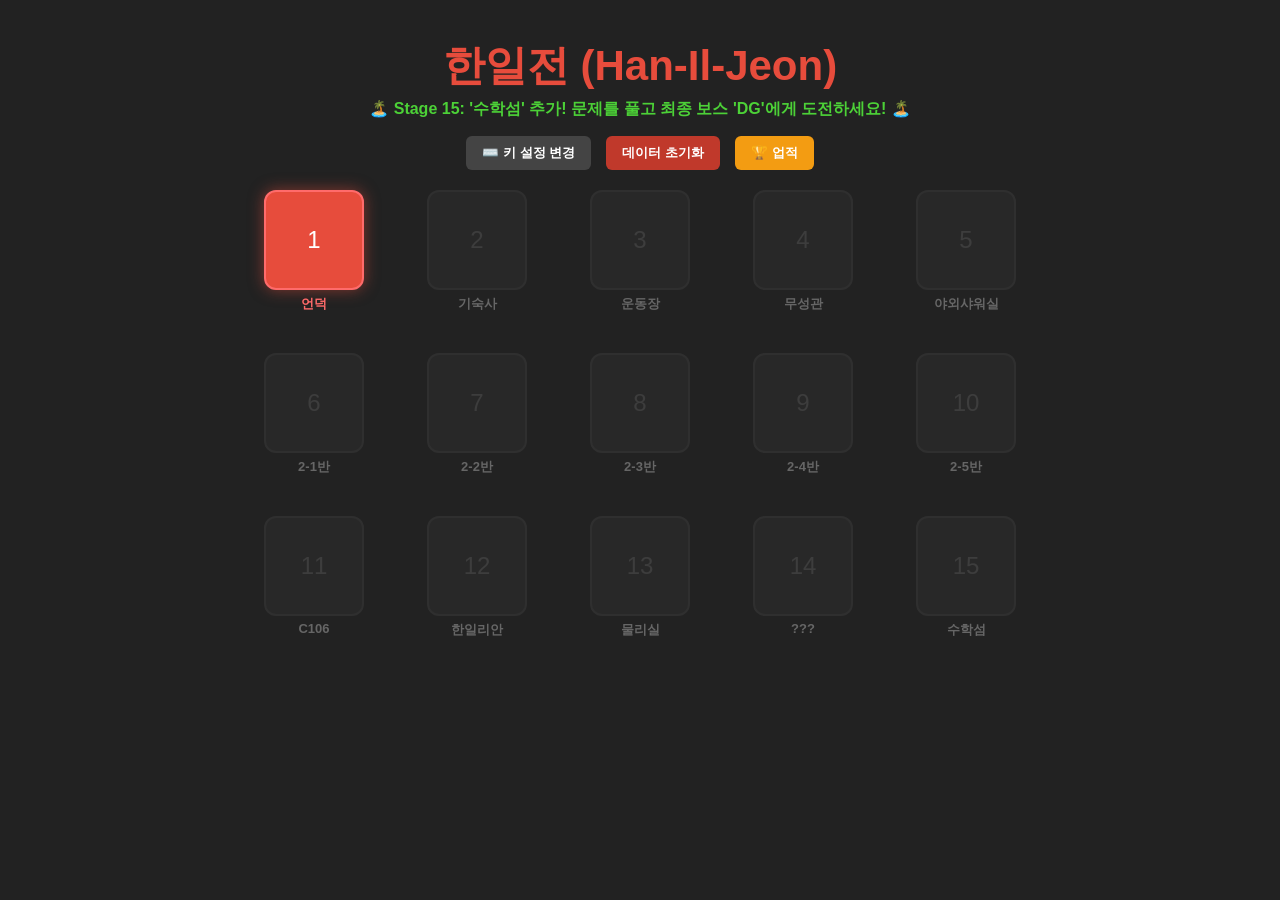
<file: originals/haniljeon.html>
<!DOCTYPE html>
<html lang="ko">
<head>
    <meta charset="UTF-8">
    <title>한일전 (Han-Il-Jeon) - 별점 및 6스테이지 추가본</title>
    <style>
        body { background-color: #222; color: white; font-family: sans-serif; text-align: center; margin: 0; padding: 10px; overflow: hidden; }
        #menu-screen, #game-screen { display: none; }
        #menu-screen.active, #game-screen.active { display: block; }
        
        .stage-grid { display: grid; grid-template-columns: repeat(5, 1fr); gap: 15px; max-width: 800px; margin: 20px auto; }
        .stage-item { display: flex; flex-direction: column; align-items: center; gap: 5px; position: relative; }
        
        .stage-btn { width: 100px; height: 100px; font-size: 24px; cursor: pointer; background: #333; color: #666; border: 2px solid #444; border-radius: 12px; transition: 0.2s; position: relative; }
        .stage-btn.unlocked { background: #444; color: white; border-color: #666; }
        .stage-btn.active { background: #e74c3c; border-color: #ff6b6b; box-shadow: 0 0 15px rgba(231, 76, 60, 0.5); color: white; }
        .stage-btn:disabled { cursor: not-allowed; opacity: 0.4; }
        
        .clear-badge { position: absolute; top: -5px; right: -5px; background: #2ecc71; color: white; font-size: 12px; width: 22px; height: 22px; border-radius: 50%; display: flex; align-items: center; justify-content: center; font-weight: bold; box-shadow: 0 2px 5px rgba(0,0,0,0.3); z-index: 10; }

        .stage-label { font-size: 13px; color: #666; font-weight: bold; }
        .stage-btn.unlocked + .stage-label { color: #ccc; }
        .stage-btn.active + .stage-label { color: #ff6b6b; }
        
        .star-rating { font-size: 14px; color: #f1c40f; margin-top: 2px; min-height: 18px; }

        #canvas-container { position: relative; width: 1000px; height: 550px; margin: 5px auto; border: 4px solid #fff; }
        canvas { background: #333; display: block; }
        
        .ui-bar { width: 1000px; margin: 5px auto; display: flex; flex-direction: column; gap: 4px; font-size: 16px; font-weight: bold; text-align: left; }
        .boss-hp-area { display: flex; align-items: center; gap: 10px; }
        
        #back-btn { padding: 8px 16px; font-size: 14px; cursor: pointer; background: #555; color: white; border: none; margin-top: 5px; }

        .menu-ctrl-btns { margin: 15px auto; display: flex; justify-content: center; gap: 15px; }
        .menu-ctrl-btns button { padding: 8px 16px; font-weight: bold; cursor: pointer; border: none; border-radius: 6px; background: #444; color: white; transition: 0.2s; }
        .menu-ctrl-btns button:hover { background: #555; }

        #key-config-modal { display: none; position: fixed; top: 50%; left: 50%; transform: translate(-50%, -50%); background: #2c3e50; border: 3px solid #f1c40f; border-radius: 15px; padding: 25px; z-index: 100; min-width: 300px; box-shadow: 0 0 25px rgba(0,0,0,0.7); }
        #key-config-modal.active { display: block; }
        .key-row { display: flex; justify-content: space-between; align-items: center; margin: 12px 0; font-size: 16px; font-weight: bold; }
        .key-capture-btn { background: #34495e; color: #f1c40f; border: 1px solid #f1c40f; padding: 6px 12px; border-radius: 4px; cursor: pointer; min-width: 90px; text-align: center; font-family: monospace; }
        .key-capture-btn.waiting { background: #e74c3c; color: white; border-color: #fff; animation: blink 1s infinite; }
        
        @keyframes blink { 0%, 100% { opacity: 1; } 50% { opacity: 0.5; } }

        #achievement-modal { display: none; position: fixed; top: 50%; left: 50%; transform: translate(-50%, -50%); background: #2c3e50; border: 3px solid #f39c12; border-radius: 15px; padding: 25px; z-index: 100; min-width: 320px; max-width: 480px; max-height: 80vh; overflow-y: auto; box-shadow: 0 0 25px rgba(0,0,0,0.7); }
        #achievement-modal.active { display: block; }
        .achv-item { text-align: left; margin: 12px 0; padding: 10px 14px; border-radius: 8px; background: #34495e; border: 1px solid #46617a; }
        .achv-item.done { background: #1e5631; border-color: #2ecc71; }
        .achv-name { font-weight: bold; font-size: 16px; }
        .achv-desc { font-size: 12px; color: #bbb; margin-top: 4px; }
        .achv-item.done .achv-desc { color: #a3e4b0; }
    </style>
</head>
<body>

    <div id="menu-screen" class="active">
        <h1 style="font-size: 42px; color: #e74c3c; margin-bottom: 5px;">한일전 (Han-Il-Jeon)</h1>
        <p style="color: #4cd137; font-weight: bold; margin-top: 0;">🏝️ Stage 15: '수학섬' 추가! 문제를 풀고 최종 보스 'DG'에게 도전하세요! 🏝️</p>
        
        <div class="menu-ctrl-btns">
            <button onclick="openKeyConfig()">⌨️ 키 설정 변경</button>
            <button onclick="resetData()" style="background: #c0392b;">데이터 초기화</button>
            <button onclick="openAchievements()" style="background: #f39c12;">🏆 업적</button>
        </div>

        <div class="stage-grid" id="stage-container"></div>
    </div>

    <div id="key-config-modal">
        <h3 style="margin-top: 0; color: #f1c40f; font-size: 20px;">⌨️ 커스텀 조작키 설정</h3>
        <p style="font-size: 12px; color: #ccc; margin-bottom: 15px;">변경할 항목의 버튼을 누른 뒤, 원하는 키를 입력하세요.</p>
        
        <div class="key-row"><span>공격</span><button id="btn-key-attack" class="key-capture-btn" onclick="startKeyCapture('attack')">P</button></div>
        <div class="key-row"><span>이동: 위</span><button id="btn-key-up" class="key-capture-btn" onclick="startKeyCapture('up')">W</button></div>
        <div class="key-row"><span>이동: 아래</span><button id="btn-key-down" class="key-capture-btn" onclick="startKeyCapture('down')">S</button></div>
        <div class="key-row"><span>이동: 왼쪽</span><button id="btn-key-left" class="key-capture-btn" onclick="startKeyCapture('left')">A</button></div>
        <div class="key-row"><span>이동: 오른쪽</span><button id="btn-key-right" class="key-capture-btn" onclick="startKeyCapture('right')">D</button></div>
        
        <button onclick="closeKeyConfig()" style="margin-top: 15px; width: 100%; padding: 8px; background: #27ae60; color: white; border: none; border-radius: 4px; font-weight: bold; cursor: pointer;">설정 완료</button>
    </div>

    <div id="achievement-modal">
        <h3 style="margin-top: 0; color: #f39c12; font-size: 20px;">🏆 업적</h3>
        <div id="achievement-list"></div>
        <button onclick="closeAchievements()" style="margin-top: 15px; width: 100%; padding: 8px; background: #27ae60; color: white; border: none; border-radius: 4px; font-weight: bold; cursor: pointer;">닫기</button>
    </div>

    <div id="game-screen">
        <h2 id="current-stage-title" style="margin: 5px 0; color: #f1c40f;">Stage 1: 언덕</h2>
        <div class="ui-bar">
            <div class="boss-hp-area">
                <span id="boss-name-ui">보스:</span>
                <span id="boss-hearts-ui">❤️❤️❤️</span>
                <span id="boss-status" style="color: #ff4757; margin-left: 10px;"></span>
            </div>
            <div id="player-hp">내 HP: ❤️❤️❤️❤️❤️</div>
            <div id="key-guide-ui" style="font-size: 13px; color: #aaa;">[이동: WASD, 방향키 / 공격: P키] [1페이즈 내경 180 상향 조율 완료! 장판이 터지기 전 보스 핵심 품안으로 파고드세요!]</div>
        </div>
        <div id="canvas-container">
            <canvas id="gameCanvas" width="1000" height="550"></canvas>
        </div>
        <button id="back-btn" onclick="goToMenu()">전투 포기 (메인으로)</button>
    </div>

    <script>
        const stageNames = [
            "언덕", "기숙사", "운동장", "무성관", "야외샤워실", 
            "2-1반", "2-2반", "2-3반", "2-4반", "2-5반", 
            "C106", "한일리안", "물리실", "???", "수학섬"
        ];

        let userKeys = {
            attack: 'p',
            up: 'w',
            down: 's',
            left: 'a',
            right: 'd'
        };

        const keyDisplayMap = {
            ' ': 'Space',
            'arrowup': '↑',
            'arrowdown': '↓',
            'arrowleft': '←',
            'arrowright': '→'
        };

        let activeCaptureAction = null;
        let maxUnlockedStage = parseInt(localStorage.getItem('haniljeon_max_stage')) || 1;
        let clearedStages = JSON.parse(localStorage.getItem('haniljeon_cleared_stages')) || [];
        let stageStars = JSON.parse(localStorage.getItem('haniljeon_stage_stars')) || {};
        let achievements = JSON.parse(localStorage.getItem('haniljeon_achievements')) || {};

        const ACHIEVEMENTS = [
            { id: 'start', name: '시발점', desc: '1스테이지 클리어' },
            { id: 'complete', name: '완결', desc: '15스테이지 클리어' },
            { id: 'artisan', name: '장인', desc: '별 35개 수집' },
            { id: 'goat', name: 'GOAT', desc: '별 45개 수집' },
            { id: 'egg', name: '그립습니다', desc: '숨겨진 이스터에그 발견' }
        ];

        function totalStars() {
            return Object.values(stageStars).reduce((a, b) => a + b, 0);
        }

        function unlockAchievement(id) {
            if (!achievements[id]) {
                achievements[id] = true;
                localStorage.setItem('haniljeon_achievements', JSON.stringify(achievements));
            }
        }

        function checkAchievements() {
            if (clearedStages.includes(1)) unlockAchievement('start');
            if (clearedStages.includes(15)) unlockAchievement('complete');
            if (totalStars() >= 35) unlockAchievement('artisan');
            if (totalStars() >= 45) unlockAchievement('goat');
        }

        function openAchievements() {
            checkAchievements();
            renderAchievements();
            document.getElementById('achievement-modal').classList.add('active');
        }

        function closeAchievements() {
            document.getElementById('achievement-modal').classList.remove('active');
        }

        function renderAchievements() {
            const list = document.getElementById('achievement-list');
            list.innerHTML = '';
            ACHIEVEMENTS.forEach(a => {
                const done = !!achievements[a.id];
                const div = document.createElement('div');
                div.className = 'achv-item' + (done ? ' done' : '');
                div.innerHTML = `<div class="achv-name">${done ? '✅' : '🔒'} ${a.name}</div><div class="achv-desc">${done ? '달성 완료!' : '달성 방법: ' + a.desc}</div>`;
                list.appendChild(div);
            });
        }

        const menuScreen = document.getElementById('menu-screen');
        const gameScreen = document.getElementById('game-screen');
        const stageContainer = document.getElementById('stage-container');
        const keyConfigModal = document.getElementById('key-config-modal');

        function openKeyConfig() {
            keyConfigModal.classList.add('active');
            updateKeyConfigButtons();
        }

        function closeKeyConfig() {
            keyConfigModal.classList.remove('active');
            activeCaptureAction = null;
            updateKeyGuideUI();
        }

        function updateKeyConfigButtons() {
            document.getElementById('btn-key-attack').innerText = keyDisplayMap[userKeys.attack] || userKeys.attack.toUpperCase();
            document.getElementById('btn-key-up').innerText = keyDisplayMap[userKeys.up] || userKeys.up.toUpperCase();
            document.getElementById('btn-key-down').innerText = keyDisplayMap[userKeys.down] || userKeys.down.toUpperCase();
            document.getElementById('btn-key-left').innerText = keyDisplayMap[userKeys.left] || userKeys.left.toUpperCase();
            document.getElementById('btn-key-right').innerText = keyDisplayMap[userKeys.right] || userKeys.right.toUpperCase();
        }

        function updateKeyGuideUI() {
            const atkKey = (keyDisplayMap[userKeys.attack] || userKeys.attack.toUpperCase());
            const uKey = (keyDisplayMap[userKeys.up] || userKeys.up.toUpperCase());
            const lKey = (keyDisplayMap[userKeys.left] || userKeys.left.toUpperCase());
            const sKey = (keyDisplayMap[userKeys.down] || userKeys.down.toUpperCase());
            const rKey = (keyDisplayMap[userKeys.right] || userKeys.right.toUpperCase());
            
            document.getElementById('key-guide-ui').innerHTML = `[이동: ${uKey}${lKey}${sKey}${rKey} 및 방향키 지원 / 공격: ${atkKey}키] [1페이즈 내경 180 상향 조율 완료! 장판이 터지기 전 보스 핵심 품안으로 파고드세요!]`;
        }

        function startKeyCapture(action) {
            const btns = document.querySelectorAll('.key-capture-btn');
            btns.forEach(b => b.classList.remove('waiting'));
            
            activeCaptureAction = action;
            const targetBtn = document.getElementById(`btn-key-${action}`);
            targetBtn.classList.add('waiting');
            targetBtn.innerText = '입력 대기...';
        }

        function renderStageMenu() {
            stageContainer.innerHTML = '';
            for (let i = 1; i <= 15; i++) {
                const item = document.createElement('div');
                item.className = 'stage-item';
                
                const btn = document.createElement('button');
                btn.className = 'stage-btn';
                btn.innerText = i;
                
                if (clearedStages.includes(i)) {
                    const badge = document.createElement('div');
                    badge.className = 'clear-badge';
                    badge.innerText = '✓';
                    item.appendChild(badge);
                }

                const isUnlocked = (i <= maxUnlockedStage) || (i === 14 && maxUnlockedStage >= 13);
                if (isUnlocked) {
                    btn.classList.add('unlocked');
                    if (i === maxUnlockedStage) btn.classList.add('active');
                    btn.onclick = () => {
                        startStage(i);
                    };
                } else {
                    btn.disabled = true;
                    btn.onclick = () => { alert("아직 미구현된 스테이지입니다."); };
                }
                
                const label = document.createElement('div');
                label.className = 'stage-label';
                label.innerText = stageNames[i - 1];
                
                const starDiv = document.createElement('div');
                starDiv.className = 'star-rating';
                if (stageStars[i]) {
                    starDiv.innerText = "⭐".repeat(stageStars[i]);
                }
                
                item.appendChild(btn);
                item.appendChild(label);
                item.appendChild(starDiv);
                stageContainer.appendChild(item);
            }
        }

        function resetData() {
            if(confirm("모든 스테이지 기록을 초기화하시겠습니까?")) {
                localStorage.setItem('haniljeon_max_stage', 1);
                localStorage.setItem('haniljeon_cleared_stages', JSON.stringify([]));
                localStorage.setItem('haniljeon_stage_stars', JSON.stringify({}));
                localStorage.setItem('haniljeon_achievements', JSON.stringify({}));
                maxUnlockedStage = 1;
                clearedStages = [];
                stageStars = {};
                achievements = {};
                renderStageMenu();
            }
        }
        
        function goToMenu() {
            isGameOver = true; 
            if (gameLoopId) {
                cancelAnimationFrame(gameLoopId);
                gameLoopId = null;
            }
            menuScreen.className = 'active';
            gameScreen.className = '';
            renderStageMenu();
        }

        const canvas = document.getElementById('gameCanvas');
        const ctx = canvas.getContext('2d');
        let gameLoopId = null;
        let isGameOver = true;
        let currentStageNumber = 1;

        const keys = {};
        let pKeyCooldown = false;

        let mapMinX = 0, mapMaxX = 1000, mapMinY = 0, mapMaxY = 550;

        window.addEventListener('keydown', e => {
            const lowerKey = e.key.toLowerCase();
            
            if (activeCaptureAction) {
                e.preventDefault();
                userKeys[activeCaptureAction] = lowerKey;
                activeCaptureAction = null;
                updateKeyConfigButtons();
                return;
            }

            keys[lowerKey] = true;
            
            if (e.key === 'ArrowUp') keys['arrowup'] = true;
            if (e.key === 'ArrowDown') keys['arrowdown'] = true;
            if (e.key === 'ArrowLeft') keys['arrowleft'] = true;
            if (e.key === 'ArrowRight') keys['arrowright'] = true;

            if (lowerKey === userKeys.attack && !pKeyCooldown && player && !isGameOver) {
                shootBullet();
            }
        });

        window.addEventListener('keyup', e => { 
            const lowerKey = e.key.toLowerCase();
            keys[lowerKey] = false; 
            if (e.key === 'ArrowUp') keys['arrowup'] = false;
            if (e.key === 'ArrowDown') keys['arrowdown'] = false;
            if (e.key === 'ArrowLeft') keys['arrowleft'] = false;
            if (e.key === 'ArrowRight') keys['arrowright'] = false;
        });

        let player, boss, bullets, bossBullets;
        let phaseEffects = []; 
        let minions = [];
        let bossSpikes = []; // stage12 전용: 4방향 스턴 가시

        function startStage(stageNum) {
            isGameOver = true;
            if (gameLoopId) {
                cancelAnimationFrame(gameLoopId);
                gameLoopId = null;
            }

            currentStageNumber = stageNum;
            for (let key in keys) { keys[key] = false; }
            
            menuScreen.className = '';
            gameScreen.className = 'active';
            document.getElementById('current-stage-title').innerText = `Stage ${stageNum}: ${stageNames[stageNum - 1]}`;
            updateKeyGuideUI();
            
            bullets = [];
            bossBullets = [];
            phaseEffects = [];
            minions = [];
            bossSpikes = [];
            isGameOver = false;

            mapMinX = 0; mapMaxX = 1000; mapMinY = 0; mapMaxY = 550;

            player = {
                x: 500, y: 450,
                size: 16, baseSpeed: 12.3, speed: 12.3, 
                hp: 5, maxHp: 5,
                invincible: false, invincibilityTimer: 0,
                dirX: 0, dirY: -1,
                slowTimer: 0, heavySlowTimer: 0, freezeTimer: 0, gridSlowTimer: 0
            };

            if (stageNum === 1) {
                boss = {
                    name: "고스트라이더", x: 500, y: 150, size: 30, speed: 5.0, normalSpeed: 5.0, 
                    maxHearts: 3, currentHearts: 3, heartHp: 15, currentHeartHp: 15, phase: 1,
                    rushTimer: 0, isRushing: false, rushDir: {x:0, y:0}, rushDuration: 0,
                    stealthTimer: 0, isStealth: false, stealthDuration: 0, phaseLockTimer: 0 
                };
            } else if (stageNum === 2) {
                boss = {
                    name: "마사", x: 500, y: 150, size: 32, speed: 6.6, normalSpeed: 6.6, 
                    maxHearts: 2, currentHearts: 2, heartHp: 20, currentHeartHp: 20, phase: 1,
                    attackTimer: 0, isAttacking: false, attackProgress: 0, hasDamaged: false, attackAngle: 0, phaseLockTimer: 0 
                };
            } else if (stageNum === 3) {
                boss = {
                    name: "지구를 드는 남자", x: 500, y: 150, size: 35, speed: 5.3, normalSpeed: 5.3,
                    maxHearts: 4, currentHearts: 4, heartHp: 10, currentHeartHp: 10, phase: 1,
                    attackTimer: 0, isAttacking: false, attackProgress: 0, hasDamaged: false,
                    holdTimer: 0, isHolding: false, holdDuration: 0, phaseLockTimer: 0
                };
            } else if (stageNum === 4) {
                boss = {
                    name: "태권브이", x: 500, y: 150, size: 36, speed: 7.2, normalSpeed: 7.2, 
                    maxHearts: 2, currentHearts: 2, heartHp: 25, currentHeartHp: 25, phase: 1,
                    attackTimer: 0, isAttacking: false, attackProgress: 0, hasDamaged: false, attackAngle: 0,
                    shieldTimer: 0, isShieldActive: false, shieldDuration: 0, attackType: "box", phaseLockTimer: 0
                };
            } else if (stageNum === 5) {
                boss = {
                    name: "차가운 물", x: 500, y: 150, size: 38,
                    speed: 7.9, normalSpeed: 7.9, 
                    maxHearts: 3, currentHearts: 3, 
                    heartHp: 20, currentHeartHp: 20,
                    phase: 1,
                    attackTimer: 0, isAttacking: false, attackProgress: 0, hasDamaged: false, attackType: "donut",
                    fullMapAttackTimer: 0, isFullMapAttacking: false, fullMapProgress: 0, safeQuadrant: 0, hasFullMapDamaged: false,
                    phaseLockTimer: 0
                };
            } else if (stageNum === 6) {
                boss = {
                    name: "록함", x: 500, y: 150, size: 34, speed: 8.2, normalSpeed: 8.2,
                    maxHearts: 2, currentHearts: 2, heartHp: 25, currentHeartHp: 25, phase: 1,
                    wallAttackTimer: 0, isWallAttacking: false, wallProgress: 0, hasWallDamaged: false, wallBoxes: [],
                    centerAttackTimer: 0, isCenterAttacking: false, centerProgress: 0, hasCenterDamaged: false,
                    transitionAttackActive: false, transitionProgress: 0, hasTransitionDamaged: false, phaseLockTimer: 0
                };
            } else if (stageNum === 7) {
                boss = {
                    name: "엄브로의 왕자", x: 500, y: 150, size: 34, speed: 7.0, normalSpeed: 7.0,
                    maxHearts: 3, currentHearts: 3, heartHp: 15, currentHeartHp: 15, phase: 1,
                    mapleTimer: 0, isMapleAttacking: false, mapleProgress: 0, hasMapleDamaged: false,
                    diamondAttackActive: false, diamondProgress: 0, hasDiamondDamaged: false, diamondType: "", diamondBoxes: [],
                    minionSummonTimer: 0, phaseLockTimer: 0
                };
            } else if (stageNum === 8) {
                boss = {
                    name: "VR-DDAL", x: 500, y: 150, size: 34, speed: 6.7, normalSpeed: 6.7,
                    maxHearts: 2, currentHearts: 2, heartHp: 45, currentHeartHp: 45, phase: 1,
                    attackCycleTimer: 0, nextAttackType: "laser",
                    isLaserAttacking: false, laserProgress: 0, hasLaserDamaged: false, laserAngle: 0,
                    isBulletAttacking: false, bulletProgress: 0, hasBulletFired: false, hasBulletFired2: false, bulletAngle: 0,
                    isInvincible: false, invincibleTimer: 0,
                    phaseLockTimer: 0
                };
            } else if (stageNum === 9) {
                boss = {
                    name: "의자왕", x: 500, y: 150, size: 34, speed: 6.8, normalSpeed: 6.8,
                    maxHearts: 5, currentHearts: 5, heartHp: 10, currentHeartHp: 10, phase: 1,
                    attackTimer: 0, isAttacking: false, attackProgress: 0, hasDamaged: false, telegraphX: 500, telegraphY: 150,
                    selfAttackTimer: 0, isSelfAttacking: false, selfAttackProgress: 0, hasSelfDamaged: false,
                    chairTimer: 0, isChairAttacking: false, chairProgress: 0, hasChairDamaged: false,
                    phaseLockTimer: 0
                };
            } else if (stageNum === 10) {
                boss = {
                    name: "염라대왕", x: 500, y: 150, size: 36, speed: 8.2, normalSpeed: 8.2,
                    maxHearts: 2, currentHearts: 2, heartHp: 20, currentHeartHp: 20, phase: 1,
                    markTimer: 0, isMarking: false, markProgress: 0, hasMarkDamaged: false, markX: 500, markY: 150,
                    groundHazards: [],
                    gridTimer: 0, isGridAttacking: false, gridProgress: 0, hasGridDamaged: false,
                    isStealth: false, stealthDuration: 0,
                    phaseLockTimer: 0
                };
            } else if (stageNum === 11) {
                boss = {
                    name: "인혁이", x: 500, y: 150, size: 34, speed: 7.5, normalSpeed: 7.5,
                    maxHearts: 3, currentHearts: 3, heartHp: 15, currentHeartHp: 15, phase: 1,
                    attackTimer: 0, isAttacking: false, attackProgress: 0, hasDamaged: false, attackAngle: 0,
                    patternTimer: 0, patternIndex: 0, isPatternAttacking: false, patternProgress: 0, hasPatternDamaged: false, patternAngle: 0,
                    tackleTimer: 0, isTackling: false, tackleStopTimer: 0, tackleDuration: 0, tackleDir: {x:0, y:0},
                    invulEventTimer: 0, isInvulEvent: false, invulEventDuration: 0, phase3Timer: 0,
                    phaseLockTimer: 0
                };
            } else if (stageNum === 12) {
                boss = {
                    name: "무규규", x: 500, y: 150, size: 34, speed: 8.2, normalSpeed: 8.2,
                    maxHearts: 2, currentHearts: 2, heartHp: 20, currentHeartHp: 20, phase: 1,
                    scissorTimer: 0, isScissorAttacking: false, scissorProgress: 0, scissorAngle: 0,
                    sinkholeCycleTimer: 0, sinkholeState: 'idle', sinkholeWarnTimer: 0, sinkholeActiveTimer: 0,
                    sinkholes: [{ x: 500, y: 275 }, { x: 500, y: 275 }],
                    spikeTimer: 0,
                    phaseLockTimer: 0
                };
            } else if (stageNum === 13) {
                boss = {
                    name: "H중장", x: 500, y: 150, size: 34, speed: 7.0, normalSpeed: 7.0,
                    maxHearts: 2, currentHearts: 2, heartHp: 20, currentHeartHp: 20, phase: 1,
                    // 기본공격: 휘어나가는 막대자석 투사체 (곡선 유도, 회피 가능)
                    magnetTimer: 0, magnetBars: [], magnetInterval: 7.0, magnetSpeed: 11.0, magnetTurnRate: 0.028,
                    // 5초 간격: 전진하며 작은 사각형 돌진 공격
                    boxTimer: 0, boxState: 'idle', boxWarnTimer: 0, boxActiveTimer: 0, boxAngle: 0,
                    // 페이즈2: 10초 간격 자기장 극성 반전
                    fieldFlipTimer: 0, fieldInverted: false,
                    phaseLockTimer: 0
                };
            } else if (stageNum === 14) {
                boss = {
                    name: "창기", x: 500, y: 150, size: 34, speed: 8.2, normalSpeed: 8.2,
                    maxHearts: 2, currentHearts: 2, heartHp: 15, currentHeartHp: 15, phase: 1,
                    // 기본공격: 이동하며 바라보는 방향 삼각형 (0.6초 딜레이, 길이 350)
                    attackTimer: 0, isAttacking: false, attackProgress: 0, hasDamaged: false, attackAngle: 0,
                    // "지금부터 움직이는 사람...... 게이" 이벤트
                    freezeEventState: 'idle', freezeEventTimer: 0, freezeFlashTimer: 0, freezeActiveTimer: 0, freezePostStopTimer: 0,
                    speedBoostTimer: 0,
                    // 커터칼 (7초 간격, 벽에서 랜덤 돌출)
                    cutterTimer: 0, cutters: [], cutterWarn: null,
                    // 가짜 클리어 -> 3페이즈 연출
                    hasFakeCleared: false, isFakeClear: false, fakeClearTimer: 0,
                    wallOpenSide: null, wallOpenTimer: 0, wallOpenY: 275,
                    // 3페이즈: 벽 가시 / 정전 / 배게
                    wallSpikeTimer: 0, wallSpikesUp: false,
                    blackoutTimer: 0, isBlackout: false, blackoutDuration: 0,
                    pillowTimer: 0, pillow: null, pillowShieldTimer: 0,
                    phaseLockTimer: 0
                };
            } else if (stageNum === 15) {
                boss = {
                    name: "DG", x: -2000, y: -2000, size: 34, speed: 0, normalSpeed: 0,
                    maxHearts: 2, currentHearts: 2, heartHp: 15, currentHeartHp: 15, phase: 1,
                    isStealth: true, // 실제 보스는 유닛(units)으로만 표현 - 제네릭 보스 판정 전부 우회
                    s15Mode: 'island',
                    solved: [false, false, false],
                    heartTaken: false,
                    portalReady: false,
                    units: [],
                    phaseLockTimer: 0
                };
                player.x = 500; player.y = 500;
            }
            
            runGame();
        }

        // ===== Stage 15 (수학섬) 헬퍼 =====
        function s15ResetKeys() { for (let key in keys) { keys[key] = false; } }

        function s15EnterIsland() {
            boss.s15Mode = 'island';
            boss.units = [];
            bullets = []; bossBullets = [];
            player.x = 500; player.y = 500;
            player.invincible = true; player.invincibilityTimer = 1.0;
            boss.portalReady = false;
        }

        function s15EnterProblem(n) {
            bullets = []; bossBullets = [];
            player.x = 500; player.y = 480;
            player.invincible = true; player.invincibilityTimer = 1.0;
            boss.phaseLockTimer = 0.5;
            if (n === 1) {
                boss.s15Mode = 'p1';
                boss.units = [{
                    name: '평균값 정리', x: 500, y: 130, size: 32, hp: 15, maxHp: 15, speed: 8.4, phase: 1,
                    atkTimer: 0, atkState: 'idle', pauseTimer: 0, plusShots: [],
                    lineTimer: 0, lineActive: false, lineLife: 0, linePassed: false, lineSide: 0, lineMsgTimer: 0
                }];
            } else if (n === 2) {
                boss.s15Mode = 'p2';
                boss.units = [{
                    name: '생기부', x: 500, y: 130, size: 32, hp: 20, maxHp: 20, speed: 7.7, phase: 1,
                    paperTimer: 0, papers: [], rectTimer: 0, rects: []
                }];
            } else if (n === 3) {
                boss.s15Mode = 'p3';
                boss.p3HpMap = { '그건 너가': 10, '알아서': 10, '해라': 10 };
                boss.units = [
                    { name: '그건 너가', x: 280, y: 130, size: 28, hp: 10, maxHp: 10, speed: 7.6, bladeAngle: 0,    pauseInterval: 3, pauseDur: 0.5, pauseTimer: 0, pausedFor: 0 },
                    { name: '알아서',   x: 500, y: 110, size: 28, hp: 10, maxHp: 10, speed: 7.6, bladeAngle: 2.09, pauseInterval: 4, pauseDur: 0.4, pauseTimer: 0, pausedFor: 0 },
                    { name: '해라',     x: 720, y: 130, size: 28, hp: 10, maxHp: 10, speed: 7.6, bladeAngle: 4.19, pauseInterval: 5, pauseDur: 0.3, pauseTimer: 0, pausedFor: 0 }
                ];
            } else {
                boss.s15Mode = 'exam';
                boss.units = [{
                    name: 'DG', x: 500, y: 130, size: 34, hp: 15, maxHp: 15, speed: 8.4, phase: 1,
                    tileTimer: 0, tiles: [], rectTimer: 0, rectState: 'idle', rectDelay: 0, rectAngle: 0, rectFlashTimer: 0,
                    stopTimer: 0, stoppedFor: 0
                }];
            }
        }

        // 유닛 피격 처리. 반환값 'cleared'면 스테이지 전체 클리어됨
        function s15DamageUnit(u) {
            u.hp--;
            if (boss.s15Mode === 'p3' && boss.p3HpMap) boss.p3HpMap[u.name] = Math.max(0, u.hp);
            if (u.hp > 0) return 'ok';
            const mode = boss.s15Mode;
            if (mode === 'p1') {
                if (u.phase === 1) {
                    u.phase = 2; u.hp = 10; u.maxHp = 10; u.speed = 8.7;
                    u.atkState = 'idle'; u.atkTimer = 0;
                    triggerPhaseEffect(u.x, u.y); boss.phaseLockTimer = 0.5;
                    return 'ok';
                }
                boss.solved[0] = true;
                alert('1번 문제 클리어!'); s15ResetKeys();
                s15EnterIsland();
                return 'ok';
            }
            if (mode === 'p2') {
                if (u.phase === 1) {
                    u.phase = 2; u.hp = 10; u.maxHp = 10; u.speed = 8.1;
                    u.paperTimer = 0; u.rectTimer = 0;
                    triggerPhaseEffect(u.x, u.y); boss.phaseLockTimer = 0.5;
                    return 'ok';
                }
                boss.solved[1] = true;
                alert('2번 문제 클리어!'); s15ResetKeys();
                s15EnterIsland();
                return 'ok';
            }
            if (mode === 'p3') {
                const idx = boss.units.indexOf(u);
                if (idx >= 0) boss.units.splice(idx, 1);
                triggerPhaseEffect(u.x, u.y);
                if (boss.units.length === 0) {
                    boss.solved[2] = true;
                    alert('3번 문제 클리어!'); s15ResetKeys();
                    s15EnterIsland();
                }
                return 'ok';
            }
            if (mode === 'exam') {
                if (u.phase === 1) {
                    u.phase = 2; u.hp = 10; u.maxHp = 10; u.speed = 9.0;
                    u.stopTimer = 0; u.stoppedFor = 0;
                    u.rectState = 'idle'; u.rectTimer = 0;
                    triggerPhaseEffect(u.x, u.y); boss.phaseLockTimer = 0.5;
                    return 'ok';
                }
                // ===== 최종 클리어 =====
                isGameOver = true;
                alert(`Stage 15 클리어!`); s15ResetKeys();
                let currentStars = 1;
                if (player.hp === 5) currentStars = 3;
                else if (player.hp >= 3) currentStars = 2;
                let maxStars = stageStars[15] || 0;
                if (currentStars > maxStars) {
                    stageStars[15] = currentStars;
                    localStorage.setItem('haniljeon_stage_stars', JSON.stringify(stageStars));
                }
                if (!clearedStages.includes(15)) {
                    clearedStages.push(15);
                    localStorage.setItem('haniljeon_cleared_stages', JSON.stringify(clearedStages));
                }
                checkAchievements();
                goToMenu();
                return 'cleared';
            }
            return 'ok';
        }

        function shootBullet() {
            bullets.push({
                x: player.x, y: player.y, size: 5, speed: 15,
                vx: player.dirX, vy: player.dirY
            });
            pKeyCooldown = true;
            setTimeout(() => { pKeyCooldown = false; }, 450); 
        }

        function triggerPhaseEffect(x, y) {
            phaseEffects.push({ x: x, y: y, radius: 10, maxRadius: 500, alpha: 1.0, speed: 16 });
        }

        function spawnGungnyeoRing(count = 8) {
            for (let i = 0; i < count; i++) {
                let ang = (Math.PI * 2 / count) * i;
                minions.push({
                    x: boss.x + Math.cos(ang) * 70,
                    y: boss.y + Math.sin(ang) * 70,
                    size: 13, speed: 7.7, hp: 1, type: 'gungnyeo'
                });
            }
        }

        const chairCornerPositions = [
            { x: 120, y: 120 }, { x: 880, y: 120 }, { x: 120, y: 430 }, { x: 880, y: 430 }
        ];

        const yeomraGridBoxes = [
            { x: 400, y: 175, w: 95, h: 95 }, { x: 505, y: 175, w: 95, h: 95 },
            { x: 400, y: 280, w: 95, h: 95 }, { x: 505, y: 280, w: 95, h: 95 }
        ];

        // ===== 고정 타임스텝 루프 =====
        // 절전모드 등으로 requestAnimationFrame 호출 빈도가 낮아져도(예: 30fps, 15fps로 throttle),
        // 실제 경과 시간만큼 update()를 여러 번 호출해 게임 진행 속도(이속, 공격 주기 등)가
        // 느려지지 않도록 보정한다. setTimeout 기반(예: 공격 쿨다운)은 원래도 실시간 기준이라
        // 영향을 안 받는데, update() 내부의 이동/타이머는 전부 "1/60초가 지났다"고 가정하고
        // 계산하므로, 프레임 호출 자체가 줄면 그만큼 느려지는 문제가 있었음.
        const FIXED_DT = 1 / 60;
        let gameLoopLastTime = 0;
        let gameLoopAccumulator = 0;

        function runGame() {
            gameLoopLastTime = performance.now();
            gameLoopAccumulator = 0;
            gameLoopId = requestAnimationFrame(gameLoopTick);
        }

        function gameLoopTick(currentTime) {
            if (isGameOver) return;

            let frameTime = (currentTime - gameLoopLastTime) / 1000;
            gameLoopLastTime = currentTime;
            // 탭 전환 등으로 한번에 너무 크게 밀리는 경우 방지 (최대 0.25초치만 보정)
            if (frameTime > 0.25) frameTime = 0.25;
            gameLoopAccumulator += frameTime;

            let steps = 0;
            while (gameLoopAccumulator >= FIXED_DT && steps < 10) {
                update();
                gameLoopAccumulator -= FIXED_DT;
                steps++;
                if (isGameOver) break;
            }

            if (!isGameOver) {
                render();
                gameLoopId = requestAnimationFrame(gameLoopTick);
            }
        }

        function checkSectorHit(px, py, bx, by, range, centerAngle, angleLimit) {
            let bdx = px - bx; let bdy = py - by;
            let dist = Math.sqrt(bdx*bdx + bdy*bdy);
            if (dist > range) return false;
            let angleToPlayer = Math.atan2(bdy, bdx);
            let diffAngle = Math.abs(angleToPlayer - centerAngle);
            if (diffAngle > Math.PI) diffAngle = Math.PI * 2 - diffAngle;
            return diffAngle <= angleLimit;
        }

        function checkOBBHit(px, py, bx, by, angle, length, halfWidth) {
            let dx = px - bx; let dy = py - by;
            let localX = dx * Math.cos(-angle) - dy * Math.sin(-angle);
            let localY = dx * Math.sin(-angle) + dy * Math.cos(-angle);
            return (localX >= 0 && localX <= length && Math.abs(localY) <= halfWidth);
        }

        function checkDiamondHit(px, py, cx, cy, radius) {
            let dx = Math.abs(px - cx);
            let dy = Math.abs(py - cy);
            return (dx + dy) <= radius;
        }

        function checkDonutHit(px, py, bx, by, outerRange, innerRange) {
            let bdx = px - bx; let bdy = py - by;
            let dist = Math.sqrt(bdx*bdx + bdy*bdy);
            return (dist <= outerRange && dist >= innerRange);
        }

        function checkLineSegmentHit(px, py, prad, x1, y1, x2, y2, lineWidth) {
            let dx = x2 - x1, dy = y2 - y1;
            let lenSq = dx * dx + dy * dy;
            let t = lenSq === 0 ? 0 : ((px - x1) * dx + (py - y1) * dy) / lenSq;
            t = Math.max(0, Math.min(1, t));
            let cx = x1 + t * dx, cy = y1 + t * dy;
            let ddx = px - cx, ddy = py - cy;
            let dist = Math.sqrt(ddx * ddx + ddy * ddy);
            return dist <= prad + (lineWidth || 0) / 2;
        }

        function checkTriangleHit(px, py, x1, y1, x2, y2, x3, y3) {
            const sign = (ax, ay, bx, by, cx, cy) => (ax - cx) * (by - cy) - (bx - cx) * (ay - cy);
            const d1 = sign(px, py, x1, y1, x2, y2);
            const d2 = sign(px, py, x2, y2, x3, y3);
            const d3 = sign(px, py, x3, y3, x1, y1);
            const hasNeg = (d1 < 0) || (d2 < 0) || (d3 < 0);
            const hasPos = (d1 > 0) || (d2 > 0) || (d3 > 0);
            return !(hasNeg && hasPos);
        }

        function getPlayerQuadrant(px, py) {
            if (px < 500 && py < 275) return 0;
            if (px >= 500 && py < 275) return 1;
            if (px < 500 && py >= 275) return 2;
            return 3;
        }

        function checkStage11EasterEgg() {
            if (isGameOver) return;
            if (currentStageNumber === 11 && boss.phase === 3 && boss.phase3Timer >= 20 && boss.currentHeartHp === boss.heartHp) {
                isGameOver = true;
                unlockAchievement('egg');
                alert("인혁이가 전학갔습니다!");

                let currentStars = 1;
                if (player.hp === 5) currentStars = 3;
                else if (player.hp >= 3) currentStars = 2;

                let maxStars = stageStars[currentStageNumber] || 0;
                if (currentStars > maxStars) {
                    stageStars[currentStageNumber] = currentStars;
                    localStorage.setItem('haniljeon_stage_stars', JSON.stringify(stageStars));
                }

                if (!clearedStages.includes(currentStageNumber)) {
                    clearedStages.push(currentStageNumber);
                    localStorage.setItem('haniljeon_cleared_stages', JSON.stringify(clearedStages));
                }
                if (currentStageNumber === maxUnlockedStage && maxUnlockedStage < 15) {
                    maxUnlockedStage++;
                    localStorage.setItem('haniljeon_max_stage', maxUnlockedStage);
                }
                checkAchievements();
                goToMenu();
            }
        }

        function update() {
            if (isGameOver) return;
            checkStage11EasterEgg();
            if (isGameOver) return;

            if (currentStageNumber === 3 && boss.phase === 4 && boss.phaseLockTimer <= 0) {
                if (mapMinX < 150) {
                    mapMinX += 0.35; mapMaxX -= 0.35;
                    mapMinY += 0.2;  mapMaxY -= 0.2;
                }
            }

            if (player.slowTimer > 0) {
                player.slowTimer -= 1/60;
                player.speed = player.baseSpeed - 2.2;
                if (player.slowTimer <= 0) {
                    player.speed = player.baseSpeed;
                }
            } else {
                player.speed = player.baseSpeed;
            }

            if (player.heavySlowTimer > 0) {
                player.heavySlowTimer -= 1/60;
                player.speed = Math.max(1, player.speed - 7);
                if (player.heavySlowTimer < 0) player.heavySlowTimer = 0;
            }

            if (player.gridSlowTimer > 0) {
                player.gridSlowTimer -= 1/60;
                player.speed = Math.max(1, player.speed - 2);
                if (player.gridSlowTimer < 0) player.gridSlowTimer = 0;
            }

            let dx = 0; let dy = 0;
            if (player.freezeTimer > 0) {
                player.freezeTimer -= 1/60;
            } else {
                if (keys[userKeys.up] || keys['arrowup']) dy -= 1;
                if (keys[userKeys.down] || keys['arrowdown']) dy += 1;
                if (keys[userKeys.left] || keys['arrowleft']) dx -= 1;
                if (keys[userKeys.right] || keys['arrowright']) dx += 1;
            }

            if (dx !== 0 || dy !== 0) {
                let length = Math.sqrt(dx * dx + dy * dy);
                let moveX = dx / length, moveY = dy / length;

                // Stage 13: 맵 중앙 자기장 + 네 모서리 별도 자기장 (페이즈2는 10초마다 전체 극성 반전)
                if (currentStageNumber === 13) {
                    let totalAdjust = 0;
                    const polarity = boss.fieldInverted ? -1 : 1;

                    // 중앙 자기장
                    let rx = player.x - 500, ry = player.y - 275;
                    let rlen = Math.sqrt(rx * rx + ry * ry);
                    if (rlen > 0.01) {
                        rx /= rlen; ry /= rlen;
                        let fieldDot = moveX * rx + moveY * ry; // +1 멀어짐, -1 다가감
                        totalAdjust += fieldDot * 3.5 * polarity;
                    }

                    // 네 모서리 자기장 (모서리로 다가가면 감속, 멀어지면 가속)
                    const corners = [{ x: 80, y: 80 }, { x: 920, y: 80 }, { x: 80, y: 470 }, { x: 920, y: 470 }];
                    const cornerRadius = 160;
                    corners.forEach(c => {
                        let cx = player.x - c.x, cy = player.y - c.y;
                        let clen = Math.sqrt(cx * cx + cy * cy);
                        if (clen > 0.01 && clen < cornerRadius) {
                            cx /= clen; cy /= clen;
                            let cDot = moveX * cx + moveY * cy;
                            totalAdjust += cDot * 2.5 * polarity;
                        }
                    });

                    player.speed = Math.max(4, Math.min(16, player.speed + totalAdjust));
                }

                player.x += moveX * player.speed;
                player.y += moveY * player.speed;
                player.dirX = moveX;
                player.dirY = moveY; 
            }
            player.x = Math.max(mapMinX + player.size, Math.min(mapMaxX - player.size, player.x));
            player.y = Math.max(mapMinY + player.size, Math.min(mapMaxY - player.size, player.y));

            if (player.invincible) {
                player.invincibilityTimer -= 1/60;
                if (player.invincibilityTimer <= 0) player.invincible = false;
            }

            if (boss.phaseLockTimer > 0) boss.phaseLockTimer -= 1/60;

            for (let i = phaseEffects.length - 1; i >= 0; i--) {
                let fx = phaseEffects[i]; fx.radius += fx.speed; fx.alpha = 1 - (fx.radius / fx.maxRadius);
                if (fx.radius >= fx.maxRadius || fx.alpha <= 0) phaseEffects.splice(i, 1);
            }

            for (let i = minions.length - 1; i >= 0; i--) {
                let m = minions[i];
                let mdx = player.x - m.x;
                let mdy = player.y - m.y;
                let mDist = Math.sqrt(mdx * mdx + mdy * mdy);
                if (mDist > 0) {
                    m.x += (mdx / mDist) * m.speed;
                    m.y += (mdy / mDist) * m.speed;
                }
                if (m.type === 'gungnyeo') {
                    if (mDist < player.size + m.size) {
                        minions.splice(i, 1);
                        player.heavySlowTimer = 1.0;
                        continue;
                    }
                } else if (mDist < player.size + m.size && !player.invincible) {
                    player.hp -= 1;
                    player.invincible = true;
                    player.invincibilityTimer = 1;
                }
            }

            for (let i = bullets.length - 1; i >= 0; i--) {
                bullets[i].x += bullets[i].vx * bullets[i].speed;
                bullets[i].y += bullets[i].vy * bullets[i].speed;
                
                if (bullets[i].x < mapMinX || bullets[i].x > mapMaxX || bullets[i].y < mapMinY || bullets[i].y > mapMaxY) {
                    bullets.splice(i, 1); continue;
                }

                let hitMinion = false;
                for (let j = minions.length - 1; j >= 0; j--) {
                    let m = minions[j];
                    let midx = bullets[i].x - m.x;
                    let midy = bullets[i].y - m.y;
                    if (Math.sqrt(midx*midx + midy*midy) < bullets[i].size + m.size) {
                        m.hp--;
                        bullets.splice(i, 1);
                        hitMinion = true;
                        if (m.hp <= 0) minions.splice(j, 1);
                        break;
                    }
                }
                if (hitMinion) continue;

                // Stage 15: 제네릭 보스 대신 유닛(units) 피격 판정
                if (currentStageNumber === 15) {
                    for (let ui = 0; ui < boss.units.length; ui++) {
                        const u = boss.units[ui];
                        const udx = bullets[i].x - u.x, udy = bullets[i].y - u.y;
                        if (Math.sqrt(udx * udx + udy * udy) < bullets[i].size + u.size) {
                            bullets.splice(i, 1);
                            if (boss.phaseLockTimer <= 0) {
                                if (s15DamageUnit(u) === 'cleared') return;
                            }
                            break;
                        }
                    }
                    continue;
                }

                let bdx = bullets[i].x - boss.x;
                let bdy = bullets[i].y - boss.y;
                let bDist = Math.sqrt(bdx*bdx + bdy*bdy);

                if (bDist < bullets[i].size + boss.size) {
                    if (currentStageNumber === 4 && boss.isShieldActive) {
                        bullets.splice(i, 1); continue;
                    }
                    if (currentStageNumber === 8 && boss.isInvincible) {
                        bullets.splice(i, 1); continue;
                    }
                    if (currentStageNumber === 11 && boss.isInvulEvent) {
                        bullets.splice(i, 1); continue;
                    }
                    if (currentStageNumber === 14 && boss.isFakeClear) {
                        bullets.splice(i, 1); continue;
                    }

                    bullets.splice(i, 1);
                    if (boss.phaseLockTimer <= 0 && !boss.diamondAttackActive) boss.currentHeartHp--; 

                    if (boss.currentHeartHp <= 0 && boss.phaseLockTimer <= 0 && !boss.diamondAttackActive) {
                        boss.currentHearts--;
                        if (boss.currentHearts <= 0 && currentStageNumber === 14 && boss.phase === 2 && !boss.hasFakeCleared) {
                            // ===== 가짜 클리어: 확인을 눌러도 게임은 끝나지 않는다... =====
                            boss.hasFakeCleared = true;
                            boss.isFakeClear = true;
                            boss.fakeClearTimer = 4.0;
                            boss.isStealth = true;
                            boss.isAttacking = false;
                            boss.cutters = [];
                            boss.cutterWarn = null;
                            boss.freezeEventState = 'idle'; boss.freezeEventTimer = 0;
                            boss.speedBoostTimer = 0; boss.speed = 0;
                            bossBullets = [];
                            alert(`Stage ${currentStageNumber} 클리어!`);
                            // alert()가 열려있는 동안 keyup 이벤트를 놓쳐 키가 눌린 채로 고정되는 버그 방지
                            for (let key in keys) { keys[key] = false; }
                        }
                        else if (boss.currentHearts <= 0) {
                            isGameOver = true;
                            alert(`Stage ${currentStageNumber} 클리어!`);
                            
                            let currentStars = 1;
                            if (player.hp === 5) currentStars = 3;
                            else if (player.hp >= 3) currentStars = 2;
                            
                            let maxStars = stageStars[currentStageNumber] || 0;
                            if (currentStars > maxStars) {
                                stageStars[currentStageNumber] = currentStars;
                                localStorage.setItem('haniljeon_stage_stars', JSON.stringify(stageStars));
                            }

                            if (!clearedStages.includes(currentStageNumber)) {
                                clearedStages.push(currentStageNumber);
                                localStorage.setItem('haniljeon_cleared_stages', JSON.stringify(clearedStages));
                            }
                            if (currentStageNumber >= maxUnlockedStage && maxUnlockedStage < 15) {
                                maxUnlockedStage = Math.min(15, currentStageNumber + 1);
                                localStorage.setItem('haniljeon_max_stage', maxUnlockedStage);
                            }
                            checkAchievements();
                            goToMenu(); return;
                        } else {
                            triggerPhaseEffect(boss.x, boss.y);
                            boss.phaseLockTimer = 0.5; 

                            if (currentStageNumber === 2 && boss.phase === 1) {
                                boss.phase = 2; boss.heartHp = 20; boss.currentHeartHp = 20;
                                boss.normalSpeed = 8.0; boss.speed = boss.normalSpeed; boss.isAttacking = false;
                            } else if (currentStageNumber === 1 && boss.phase === 1) {
                                boss.phase = 2; boss.stealthTimer = 0; boss.heartHp = 15; boss.currentHeartHp = 15;
                                boss.normalSpeed = 5.0; boss.speed = boss.normalSpeed;
                            } else if (currentStageNumber === 3) {
                                boss.phase++; boss.isAttacking = false; boss.isHolding = false; boss.holdTimer = 0; boss.attackTimer = 0;
                                if (boss.phase === 2) { boss.heartHp = 10; boss.currentHeartHp = 10; boss.normalSpeed = 6.0; boss.speed = boss.normalSpeed; }
                                else if (boss.phase === 3) { boss.heartHp = 10; boss.currentHeartHp = 10; boss.normalSpeed = 7.0; boss.speed = boss.normalSpeed; }
                                else if (boss.phase === 4) { boss.heartHp = 15; boss.currentHeartHp = 15; boss.normalSpeed = 8.3; boss.speed = boss.normalSpeed; }
                            } else if (currentStageNumber === 4 && boss.phase === 1) {
                                boss.phase = 2; boss.heartHp = 20; boss.currentHeartHp = 20;
                                boss.normalSpeed = 8.7; boss.speed = boss.normalSpeed;
                                boss.isAttacking = false; boss.attackTimer = 0; boss.attackType = "box"; 
                            } else if (currentStageNumber === 5) {
                                boss.phase++;
                                boss.isAttacking = false; boss.attackTimer = 0;
                                boss.isFullMapAttacking = false; boss.fullMapAttackTimer = 0;

                                if (boss.phase === 2) {
                                    boss.name = "미지근한 물";
                                    boss.heartHp = 15; boss.currentHeartHp = 15;
                                    boss.normalSpeed = 7.0; boss.speed = boss.normalSpeed;
                                } else if (boss.phase === 3) {
                                    boss.name = "따뜻한 물";
                                    boss.heartHp = 10; boss.currentHeartHp = 10;
                                    boss.normalSpeed = 4.4; boss.speed = boss.normalSpeed;
                                }
                            } else if (currentStageNumber === 6 && boss.phase === 1) {
                                boss.phase = 2;
                                boss.heartHp = 10; boss.currentHeartHp = 10;
                                boss.normalSpeed = 9.5; boss.speed = 0; 
                                boss.isWallAttacking = false; boss.isCenterAttacking = false;
                                boss.transitionAttackActive = true; boss.transitionProgress = 0; boss.hasTransitionDamaged = false;
                            } else if (currentStageNumber === 7) {
                                boss.speed = 0;
                                boss.isMapleAttacking = false;
                                boss.diamondAttackActive = true;
                                boss.diamondProgress = 0;
                                boss.hasDiamondDamaged = false;
                                
                                if (boss.phase === 1) {
                                    boss.phase = 2; boss.heartHp = 10; boss.currentHeartHp = 10;
                                    boss.normalSpeed = 7.5; boss.diamondType = "large";
                                } else if (boss.phase === 2) {
                                    boss.phase = 3; boss.heartHp = 10; boss.currentHeartHp = 10;
                                    boss.normalSpeed = 8.1; boss.diamondType = "small";
                                    boss.diamondBoxes = [];
                                    for(let k=0; k<15; k++) {
                                        boss.diamondBoxes.push({ x: 100 + Math.random()*800, y: 100 + Math.random()*350 });
                                    }
                                }
                            } else if (currentStageNumber === 8 && boss.phase === 1) {
                                boss.phase = 2; boss.heartHp = 5; boss.currentHeartHp = 5;
                                boss.normalSpeed = 8.0; boss.speed = boss.normalSpeed;
                                boss.isLaserAttacking = false; boss.isBulletAttacking = false;
                                boss.isInvincible = true; boss.invincibleTimer = 5.0;
                                player.freezeTimer = 1.0;
                            } else if (currentStageNumber === 9) {
                                boss.isAttacking = false; boss.attackTimer = 0;
                                boss.isSelfAttacking = false; boss.selfAttackTimer = 0;
                                boss.isChairAttacking = false; boss.chairTimer = 0;

                                if (boss.phase === 1) {
                                    boss.phase = 2; boss.heartHp = 10; boss.currentHeartHp = 10;
                                    boss.normalSpeed = 6.8; boss.speed = boss.normalSpeed;
                                    spawnGungnyeoRing();
                                } else if (boss.phase === 2) {
                                    boss.phase = 3; boss.heartHp = 15; boss.currentHeartHp = 15;
                                    boss.normalSpeed = 9.3; boss.speed = boss.normalSpeed;
                                } else if (boss.phase === 3) {
                                    boss.phase = 4; boss.heartHp = 5; boss.currentHeartHp = 5;
                                    boss.normalSpeed = 3.0; boss.speed = boss.normalSpeed;
                                } else if (boss.phase === 4) {
                                    boss.phase = 5; boss.heartHp = 15; boss.currentHeartHp = 15;
                                    boss.normalSpeed = 7.6; boss.speed = boss.normalSpeed;
                                    spawnGungnyeoRing(12);
                                }
                            } else if (currentStageNumber === 10 && boss.phase === 1) {
                                boss.phase = 2; boss.heartHp = 10; boss.currentHeartHp = 10;
                                boss.normalSpeed = 8.5; boss.speed = boss.normalSpeed;
                                boss.isMarking = false; boss.markTimer = 0;
                                boss.isStealth = false; boss.stealthDuration = 0;
                            } else if (currentStageNumber === 11 && boss.phase === 1) {
                                boss.phase = 2; boss.name = "3의 남자"; boss.heartHp = 25; boss.currentHeartHp = 25;
                                boss.normalSpeed = 9.0; boss.speed = boss.normalSpeed;
                                boss.isAttacking = false; boss.attackTimer = 0;
                                boss.isPatternAttacking = false; boss.patternTimer = 0; boss.patternIndex = 0;
                                boss.isTackling = false; boss.tackleTimer = 0; boss.tackleStopTimer = 0;
                            } else if (currentStageNumber === 11 && boss.phase === 2) {
                                boss.phase = 3; boss.name = "혁이"; boss.heartHp = 20; boss.currentHeartHp = 20;
                                boss.normalSpeed = 5.5; boss.speed = boss.normalSpeed;
                                boss.isPatternAttacking = false; boss.isTackling = false;
                                boss.isAttacking = false; boss.attackTimer = 0;
                                boss.phase3Timer = 0; boss.invulEventTimer = 0; boss.isInvulEvent = false;
                            } else if (currentStageNumber === 12 && boss.phase === 1) {
                                boss.phase = 2; boss.heartHp = 15; boss.currentHeartHp = 15;
                                boss.normalSpeed = 8.4; boss.speed = boss.normalSpeed;
                                boss.isScissorAttacking = false; boss.scissorTimer = 0;
                                boss.spikeTimer = 0;
                            } else if (currentStageNumber === 13 && boss.phase === 1) {
                                boss.phase = 2; boss.heartHp = 20; boss.currentHeartHp = 20;
                                boss.normalSpeed = 8.0; boss.speed = boss.normalSpeed;
                                boss.magnetInterval = 5.5; boss.magnetSpeed = 13.0; boss.magnetTurnRate = 0.045;
                                boss.fieldFlipTimer = 0; boss.fieldInverted = false;
                            } else if (currentStageNumber === 14 && boss.phase === 1) {
                                boss.phase = 2; boss.heartHp = 15; boss.currentHeartHp = 15;
                                boss.normalSpeed = 8.6; boss.speed = boss.normalSpeed;
                                boss.isAttacking = false; boss.attackTimer = 0;
                                boss.speedBoostTimer = 0;
                            }
                        }
                    }
                }
            }

            for (let i = bossBullets.length - 1; i >= 0; i--) {
                bossBullets[i].x += bossBullets[i].vx * bossBullets[i].speed;
                bossBullets[i].y += bossBullets[i].vy * bossBullets[i].speed;
                if (bossBullets[i].x < mapMinX || bossBullets[i].x > mapMaxX || bossBullets[i].y < mapMinY || bossBullets[i].y > mapMaxY) {
                    bossBullets.splice(i, 1); continue;
                }
                let pbdx = bossBullets[i].x - player.x; let pbdy = bossBullets[i].y - player.y;
                let pbDist = Math.sqrt(pbdx*pbdx + pbdy*pbdy);
                if (pbDist < bossBullets[i].size + player.size && !player.invincible) {
                    player.hp -= 1; player.invincible = true; player.invincibilityTimer = 1;
                    bossBullets.splice(i, 1);
                }
            }

            for (let i = bossSpikes.length - 1; i >= 0; i--) {
                let sp = bossSpikes[i];
                sp.x += sp.vx * sp.speed;
                sp.y += sp.vy * sp.speed;
                if (sp.x < -20 || sp.x > 1020 || sp.y < -20 || sp.y > 570) { bossSpikes.splice(i, 1); continue; }
                let spdx = player.x - sp.x; let spdy = player.y - sp.y;
                if (Math.sqrt(spdx*spdx + spdy*spdy) < player.size + sp.size) {
                    if (player.freezeTimer <= 0) player.freezeTimer = 1.0;
                    bossSpikes.splice(i, 1);
                }
            }

            let bdx = player.x - boss.x; let bdy = player.y - boss.y;
            let realDist = Math.sqrt(bdx*bdx + bdy*bdy);

            if (currentStageNumber === 1) {
                if (boss.currentHearts === 1 && boss.phase === 2 && boss.phaseLockTimer <= 0) {
                    triggerPhaseEffect(boss.x, boss.y);
                    boss.phaseLockTimer = 0.5; boss.phase = 3; boss.isStealth = false; 
                    boss.heartHp = 10; boss.currentHeartHp = 10;   
                    boss.normalSpeed = Math.round((boss.normalSpeed * 1.65) * 10) / 10; boss.speed = boss.normalSpeed;
                }
                if (boss.phaseLockTimer <= 0) {
                    if (boss.phase === 2) {
                        if (!boss.isStealth) {
                            boss.stealthTimer += 1/60; if (boss.stealthTimer >= 6) { boss.isStealth = true; boss.stealthDuration = 2.0; boss.stealthTimer = 0; }
                        } else {
                            boss.stealthDuration -= 1/60; if (boss.stealthDuration <= 0) boss.isStealth = false;
                        }
                    }
                    if (!boss.isRushing) {
                        if (realDist > 0) { boss.x += (bdx / realDist) * boss.speed; boss.y += (bdy / realDist) * boss.speed; }
                        boss.rushTimer += 1/60; 
                        if (boss.rushTimer >= 2.0) { 
                            boss.isRushing = true; boss.rushTimer = 0; boss.rushDuration = 0.31; 
                            boss.rushDir = { x: bdx / (realDist || 1), y: bdy / (realDist || 1) }; 
                        }
                    } else {
                        boss.x += boss.rushDir.x * 19.0; boss.y += boss.rushDir.y * 19.0; boss.rushDuration -= 1/60; if (boss.rushDuration <= 0) boss.isRushing = false;
                    }
                }
            }
            else if (currentStageNumber === 2) {
                if (boss.phaseLockTimer <= 0) {
                    if (!boss.isAttacking) {
                        if (realDist > 0) { boss.x += (bdx / realDist) * boss.speed; boss.y += (bdy / realDist) * boss.speed; boss.attackAngle = Math.atan2(bdy, bdx); }
                        boss.attackTimer += 1/60; if (boss.attackTimer >= 3.5) { boss.isAttacking = true; boss.attackProgress = 0; boss.hasDamaged = false; boss.attackTimer = 0; }
                    } else {
                        boss.attackProgress += 1/21; 
                        if (boss.attackProgress >= 1 && !boss.hasDamaged) {
                            boss.hasDamaged = true;
                            if (!player.invincible) {
                                if (boss.phase === 1) {
                                    if (checkSectorHit(player.x, player.y, boss.x, boss.y, 240, boss.attackAngle, Math.PI * 0.5)) { player.hp -= 1; player.invincible = true; player.invincibilityTimer = 1; }
                                } else {
                                    let range = 350; let offsetAngle = Math.PI / 6; let angleLimit = Math.PI * 0.2; 
                                    let hitSector1 = checkSectorHit(player.x, player.y, boss.x, boss.y, range, boss.attackAngle - offsetAngle, angleLimit);
                                    let hitSector2 = checkSectorHit(player.x, player.y, boss.x, boss.y, range, boss.attackAngle + offsetAngle, angleLimit);
                                    if (realDist <= range) {
                                        let angleToPlayer = Math.atan2(player.y - boss.y, player.x - boss.x); let diffAngle = Math.abs(angleToPlayer - boss.attackAngle); if (diffAngle > Math.PI) diffAngle = Math.PI * 2 - diffAngle;
                                        if (hitSector1 || hitSector2) { player.hp -= 1; player.invincible = true; player.invincibilityTimer = 1; }
                                        else if (diffAngle < offsetAngle) { player.hp -= 2; player.invincible = true; player.invincibilityTimer = 1; }
                                    }
                                }
                            }
                        }
                        if (boss.attackProgress >= 1.4) boss.isAttacking = false;
                    }
                }
            }
            else if (currentStageNumber === 3) {
                if (boss.phaseLockTimer <= 0) {
                    if (!boss.isHolding) {
                        boss.holdTimer += 1/60; 
                        if (boss.holdTimer >= 13.0) { 
                            boss.isHolding = true; 
                            boss.holdDuration = 2.0; 
                            boss.holdTimer = 0; 
                            boss.speed = 0; 
                        }
                    } else {
                        boss.holdDuration -= 1/60; 
                        if (boss.holdDuration <= 0) { 
                            boss.isHolding = false; 
                            boss.speed = boss.normalSpeed; 
                        }
                    }

                    if (!boss.isAttacking && !boss.isHolding) {
                        if (realDist > 0) { boss.x += (bdx / realDist) * boss.speed; boss.y += (bdy / realDist) * boss.speed; }
                    }

                    if (!boss.isAttacking) {
                        boss.attackTimer += 1/60; if (boss.attackTimer >= 3.5) { boss.isAttacking = true; boss.attackProgress = 0; boss.hasDamaged = false; boss.attackTimer = 0; }
                    } else {
                        boss.attackProgress += 1 / 48; 
                        if (boss.attackProgress >= 1.0 && !boss.hasDamaged) {
                            boss.hasDamaged = true;
                            if (!player.invincible) {
                                let isHit = realDist <= 180;
                                if (boss.phase >= 2 && !isHit) {
                                    let angleToPlayer = Math.atan2(player.y - boss.y, player.x - boss.x); if (angleToPlayer < 0) angleToPlayer += Math.PI * 2;
                                    let sectorWidth = (Math.PI * 2) / 10; let angleLimit = sectorWidth * 0.4;  
                                    for (let i = 0; i < 10; i++) {
                                        let centerAngle = i * sectorWidth; let diff = Math.abs(angleToPlayer - centerAngle); if (diff > Math.PI) diff = Math.PI * 2 - diff;
                                        if (diff <= angleLimit) { isHit = true; break; }
                                    }
                                }
                                if (isHit) { player.hp -= 1; player.invincible = true; player.invincibilityTimer = 1; }
                            }
                        }
                        if (boss.attackProgress >= 1.25) boss.isAttacking = false;
                    }
                }
            }
            else if (currentStageNumber === 4) {
                if (boss.phaseLockTimer <= 0) {
                    if (!boss.isShieldActive) {
                        boss.shieldTimer += 1/60;
                        if (boss.shieldTimer >= 6.0) { boss.isShieldActive = true; boss.shieldDuration = 2.5; boss.shieldTimer = 0; }
                    } else {
                        boss.shieldDuration -= 1/60;
                        if (boss.shieldDuration <= 0) { boss.isShieldActive = false; }
                    }

                    if (!boss.isAttacking) {
                        if (realDist > 0) {
                            boss.x += (bdx / realDist) * boss.speed; boss.y += (bdy / realDist) * boss.speed;
                            boss.attackAngle = Math.atan2(bdy, bdx); 
                        }
                    }

                    if (!boss.isAttacking) {
                        boss.attackTimer += 1/60;
                        if (boss.attackTimer >= 2.5) { boss.isAttacking = true; boss.attackProgress = 0; boss.hasDamaged = false; boss.attackTimer = 0; }
                    } else {
                        boss.attackProgress += 1 / 30; 

                        if (boss.attackProgress >= 1.0 && !boss.hasDamaged) {
                            boss.hasDamaged = true;
                            if (!player.invincible) {
                                let isHit = false;
                                if (boss.attackType === "box") {
                                    isHit = checkOBBHit(player.x, player.y, boss.x, boss.y, boss.attackAngle, 750, 55);
                                } else if (boss.attackType === "cone") {
                                    isHit = checkSectorHit(player.x, player.y, boss.x, boss.y, 260, boss.attackAngle, (150 * Math.PI) / 360);
                                }
                                if (isHit) { player.hp -= 1; player.invincible = true; player.invincibilityTimer = 1; }
                            }
                        }

                        if (boss.attackProgress >= 1.15) { 
                            boss.isAttacking = false;
                            if (boss.phase === 2) { boss.attackType = (boss.attackType === "box") ? "cone" : "box"; } 
                            else { boss.attackType = "box"; }
                        }
                    }
                }
            }
            else if (currentStageNumber === 5) {
                if (boss.phaseLockTimer <= 0) {
                    if (!boss.isAttacking && !boss.isFullMapAttacking) {
                        boss.attackTimer += 1/60;
                        if (boss.attackTimer >= 5.0) {
                            boss.isAttacking = true; boss.attackProgress = 0; boss.hasDamaged = false; boss.attackTimer = 0;
                        }
                    } else if (boss.isAttacking) {
                        boss.attackProgress += 1/48; 
                        if (boss.attackProgress >= 1.0 && !boss.hasDamaged) {
                            boss.hasDamaged = true;
                            let outerRange = (boss.phase === 1) ? 480 : (boss.phase === 2) ? 400 : 320;
                            let innerRange = (boss.phase === 1) ? 180 : (boss.phase === 2) ? 150 : 140;
                            
                            if (!player.invincible && checkDonutHit(player.x, player.y, boss.x, boss.y, outerRange, innerRange)) {
                                player.hp -= 1; player.invincible = true; player.invincibilityTimer = 1;
                            }
                        }
                        if (boss.attackProgress >= 1.2) boss.isAttacking = false;
                    }

                    if (!boss.isFullMapAttacking) {
                        boss.fullMapAttackTimer += 1/60;
                        if (boss.fullMapAttackTimer >= 8.0) {
                            boss.isFullMapAttacking = true; boss.fullMapProgress = 0; boss.safeQuadrant = Math.floor(Math.random() * 4); boss.hasFullMapDamaged = false; boss.fullMapAttackTimer = 0;
                        }
                    } else {
                        boss.fullMapProgress += 1/120; 
                        if (boss.fullMapProgress >= 1.0 && !boss.hasFullMapDamaged) {
                            boss.hasFullMapDamaged = true;
                            let playerQuad = getPlayerQuadrant(player.x, player.y);
                            if (!player.invincible && playerQuad !== boss.safeQuadrant) {
                                player.hp -= 1; player.invincible = true; player.invincibilityTimer = 1;
                            }
                        }
                        if (boss.fullMapProgress >= 1.1) boss.isFullMapAttacking = false;
                    }

                    if (!boss.isAttacking) {
                        if (realDist > 0) { boss.x += (bdx / realDist) * boss.speed; boss.y += (bdy / realDist) * boss.speed; }
                    }
                }
            }
            else if (currentStageNumber === 6) {
                if (boss.phaseLockTimer <= 0) {
                    if (boss.transitionAttackActive) {
                        boss.transitionProgress += (1 / 60) / 0.8; 
                        if (boss.transitionProgress >= 1.0 && !boss.hasTransitionDamaged) {
                            boss.hasTransitionDamaged = true;
                            let isSafe = (player.x <= mapMinX + 45 || player.x >= mapMaxX - 45 || player.y <= mapMinY + 45 || player.y >= mapMaxY - 45);
                            if (!isSafe && !player.invincible) {
                                player.hp -= 1; player.invincible = true; player.invincibilityTimer = 1;
                            }
                        }
                        if (boss.transitionProgress >= 1.2) {
                            boss.transitionAttackActive = false;
                            boss.speed = boss.normalSpeed; 
                        }
                    }

                    if (!boss.transitionAttackActive) {
                        if (realDist > 0) { boss.x += (bdx / realDist) * boss.speed; boss.y += (bdy / realDist) * boss.speed; }
                        
                        boss.wallAttackTimer += 1/60;
                        if (boss.wallAttackTimer >= 5.0) {
                            boss.isWallAttacking = true; boss.wallProgress = 0; boss.hasWallDamaged = false; boss.wallAttackTimer = 0;
                            boss.wallBoxes = [
                                {x: 100, y: 0, w: 80, h: 550}, {x: 350, y: 0, w: 80, h: 550},
                                {x: 600, y: 0, w: 80, h: 550}, {x: 850, y: 0, w: 80, h: 550},
                                {x: 0, y: 100, w: 1000, h: 60}, {x: 0, y: 350, w: 1000, h: 60}
                            ];
                        }
                        
                        boss.centerAttackTimer += 1/60;
                        if (boss.centerAttackTimer >= 7.0) {
                            boss.isCenterAttacking = true; boss.centerProgress = 0; boss.hasCenterDamaged = false; boss.centerAttackTimer = 0;
                        }
                    }

                    if (boss.isWallAttacking) {
                        boss.wallProgress += 1/45; 
                        if (boss.wallProgress >= 1.0 && !boss.hasWallDamaged) {
                            boss.hasWallDamaged = true;
                            let hitWall = false;
                            for (let box of boss.wallBoxes) {
                                if (player.x >= box.x && player.x <= box.x + box.w && player.y >= box.y && player.y <= box.y + box.h) {
                                    hitWall = true; break;
                                }
                            }
                            if (hitWall) {
                                player.slowTimer = 3.0; 
                            }
                        }
                        if (boss.wallProgress >= 1.2) boss.isWallAttacking = false;
                    }

                    if (boss.isCenterAttacking) {
                        boss.centerProgress += 1/50; 
                        if (boss.centerProgress >= 1.0 && !boss.hasCenterDamaged) {
                            boss.hasCenterDamaged = true;
                            let cdx = player.x - 500; let cdy = player.y - 275;
                            let cDist = Math.sqrt(cdx*cdx + cdy*cdy);
                            if (cDist <= 190 && !player.invincible) {
                                player.hp -= 1; player.invincible = true; player.invincibilityTimer = 1;
                            }
                        }
                        if (boss.centerProgress >= 1.25) boss.isCenterAttacking = false;
                    }
                }
            }
            else if (currentStageNumber === 7) {
                if (boss.phaseLockTimer <= 0) {
                    if (boss.diamondAttackActive) {
                        let div = boss.diamondType === "large" ? 0.9 : 0.7;
                        boss.diamondProgress += (1/60) / div;
                        if (boss.diamondProgress >= 1.0 && !boss.hasDiamondDamaged) {
                            boss.hasDiamondDamaged = true;
                            if (!player.invincible) {
                                if (boss.diamondType === "large") {
                                    if (checkDiamondHit(player.x, player.y, 500, 275, 420)) {
                                        player.hp -= 1; player.invincible = true; player.invincibilityTimer = 1;
                                    }
                                } else {
                                    let hitSmall = false;
                                    for(let box of boss.diamondBoxes) {
                                        if (checkDiamondHit(player.x, player.y, box.x, box.y, 75)) {
                                            hitSmall = true; break;
                                        }
                                    }
                                    if (hitSmall) {
                                        player.hp -= 2; player.invincible = true; player.invincibilityTimer = 1;
                                    }
                                }
                            }
                        }
                        if (boss.diamondProgress >= 1.2) {
                            boss.diamondAttackActive = false;
                            boss.speed = boss.normalSpeed;
                        }
                    }

                    if (!boss.diamondAttackActive) {
                        if (realDist > 0) { boss.x += (bdx / realDist) * boss.speed; boss.y += (bdy / realDist) * boss.speed; }
                        
                        if (!boss.isMapleAttacking) {
                            boss.mapleTimer += 1/60;
                            if (boss.mapleTimer >= 4.0) {
                                boss.isMapleAttacking = true; boss.mapleProgress = 0; boss.hasMapleDamaged = false; boss.mapleTimer = 0;
                            }
                        } else {
                            boss.mapleProgress += (1/60) / 0.7;
                            if (boss.mapleProgress >= 1.0 && !boss.hasMapleDamaged) {
                                boss.hasMapleDamaged = true;
                                if (!player.invincible) {
                                    let mRange = boss.phase === 3 ? 240 : 190;
                                    if (realDist <= mRange) {
                                        player.hp -= 1; player.invincible = true; player.invincibilityTimer = 1;
                                    }
                                }
                            }
                            if (boss.mapleProgress >= 1.2) boss.isMapleAttacking = false;
                        }

                        if (boss.phase >= 2) {
                            boss.minionSummonTimer += 1/60;
                            if (boss.minionSummonTimer >= 7.0) {
                                boss.minionSummonTimer = 0;
                                minions.push({
                                    x: boss.x, y: boss.y, size: 14, speed: 5.6, hp: 3
                                });
                            }
                        }
                    }
                }
            }
            else if (currentStageNumber === 8) {
                if (boss.phaseLockTimer <= 0) {
                    if (boss.phase === 1) {
                        if (boss.isLaserAttacking) {
                            if (realDist > 0) { boss.x += (bdx / realDist) * boss.speed; boss.y += (bdy / realDist) * boss.speed; }
                            boss.laserProgress += (1/60) / 0.8;
                            if (boss.laserProgress >= 1.0 && !boss.hasLaserDamaged) {
                                boss.hasLaserDamaged = true;
                                if (!player.invincible) {
                                    let hit = false;
                                    for (let i = 0; i < 5; i++) {
                                        let ang = boss.laserAngle + i * (Math.PI * 2 / 5);
                                        if (checkOBBHit(player.x, player.y, boss.x, boss.y, ang, 1200, 34)) { hit = true; break; }
                                    }
                                    if (hit) { player.hp -= 1; player.invincible = true; player.invincibilityTimer = 1; }
                                }
                            }
                            if (boss.laserProgress >= 1.15) {
                                boss.isLaserAttacking = false;
                                boss.nextAttackType = "bullet";
                            }
                        } else if (boss.isBulletAttacking) {
                            boss.bulletProgress += 1/60;
                            if (boss.bulletProgress >= 1.0 && !boss.hasBulletFired) {
                                boss.hasBulletFired = true;
                                let spread = (170 * Math.PI) / 180;
                                for (let i = 0; i < 35; i++) {
                                    let ang = boss.bulletAngle + (Math.random() * spread * 2 - spread);
                                    bossBullets.push({ x: boss.x, y: boss.y, size: 6, speed: 14, vx: Math.cos(ang), vy: Math.sin(ang) });
                                }
                            }
                            if (boss.bulletProgress >= 1.2 && !boss.hasBulletFired2) {
                                boss.hasBulletFired2 = true;
                                let spread = (170 * Math.PI) / 180;
                                for (let i = 0; i < 35; i++) {
                                    let ang = boss.bulletAngle + (Math.random() * spread * 2 - spread);
                                    bossBullets.push({ x: boss.x, y: boss.y, size: 6, speed: 14, vx: Math.cos(ang), vy: Math.sin(ang) });
                                }
                            }
                            if (boss.bulletProgress >= 1.5) {
                                boss.isBulletAttacking = false;
                                boss.nextAttackType = "laser";
                            }
                        } else {
                            if (realDist > 0) { boss.x += (bdx / realDist) * boss.speed; boss.y += (bdy / realDist) * boss.speed; }
                            boss.attackCycleTimer += 1/60;
                            if (boss.attackCycleTimer >= 4.0) {
                                boss.attackCycleTimer = 0;
                                if (boss.nextAttackType === "laser") {
                                    boss.isLaserAttacking = true; boss.laserProgress = 0; boss.hasLaserDamaged = false;
                                    boss.laserAngle = Math.atan2(bdy, bdx);
                                } else {
                                    boss.isBulletAttacking = true; boss.bulletProgress = 0; boss.hasBulletFired = false; boss.hasBulletFired2 = false;
                                    boss.bulletAngle = Math.atan2(bdy, bdx);
                                }
                            }
                        }
                    } else if (boss.phase === 2) {
                        if (boss.isInvincible) {
                            boss.invincibleTimer -= 1/60;
                            if (boss.invincibleTimer <= 0) boss.isInvincible = false;
                        }
                        if (realDist > 0) { boss.x += (bdx / realDist) * boss.speed; boss.y += (bdy / realDist) * boss.speed; }
                    }
                }
            }
            else if (currentStageNumber === 9) {
                if (boss.phaseLockTimer <= 0) {
                    if (boss.phase === 3) {
                        if (realDist > 0) { boss.x += (bdx / realDist) * boss.speed; boss.y += (bdy / realDist) * boss.speed; }
                        if (!boss.isSelfAttacking) {
                            boss.selfAttackTimer += 1/60;
                            if (boss.selfAttackTimer >= 2.0) {
                                boss.isSelfAttacking = true; boss.selfAttackProgress = 0; boss.hasSelfDamaged = false; boss.selfAttackTimer = 0;
                            }
                        } else {
                            boss.selfAttackProgress += (1/60) / 0.5;
                            if (boss.selfAttackProgress >= 1.0 && !boss.hasSelfDamaged) {
                                boss.hasSelfDamaged = true;
                                if (!player.invincible) {
                                    let sdx = player.x - boss.x; let sdy = player.y - boss.y;
                                    if (Math.sqrt(sdx*sdx + sdy*sdy) <= 100) { player.hp -= 1; player.invincible = true; player.invincibilityTimer = 1; }
                                }
                            }
                            if (boss.selfAttackProgress >= 1.2) boss.isSelfAttacking = false;
                        }

                        if (!boss.isChairAttacking) {
                            boss.chairTimer += 1/60;
                            if (boss.chairTimer >= 3.0) {
                                boss.isChairAttacking = true; boss.chairProgress = 0; boss.hasChairDamaged = false; boss.chairTimer = 0;
                            }
                        } else {
                            boss.chairProgress += 1/60;
                            if (boss.chairProgress >= 1.0 && !boss.hasChairDamaged) {
                                boss.hasChairDamaged = true;
                                if (!player.invincible) {
                                    let hitChair = false;
                                    for (let c of chairCornerPositions) {
                                        if (Math.abs(player.x - c.x) <= 40 && Math.abs(player.y - c.y) <= 40) { hitChair = true; break; }
                                    }
                                    if (hitChair) { player.hp -= 1; player.invincible = true; player.invincibilityTimer = 1; }
                                }
                            }
                            if (boss.chairProgress >= 1.15) boss.isChairAttacking = false;
                        }
                    } else {
                        if (!boss.isAttacking) {
                            if (realDist > 0) { boss.x += (bdx / realDist) * boss.speed; boss.y += (bdy / realDist) * boss.speed; }
                            boss.attackTimer += 1/60;
                            if (boss.attackTimer >= 5.0) {
                                boss.isAttacking = true; boss.attackProgress = 0; boss.hasDamaged = false; boss.attackTimer = 0;
                                boss.telegraphX = player.x; boss.telegraphY = player.y;
                            }
                        } else {
                            boss.attackProgress += (1/60) / 0.7;
                            if (boss.attackProgress >= 1.0 && !boss.hasDamaged) {
                                boss.hasDamaged = true;
                                if (!player.invincible) {
                                    let tdx = player.x - boss.telegraphX; let tdy = player.y - boss.telegraphY;
                                    if (Math.sqrt(tdx*tdx + tdy*tdy) <= 260) { player.hp -= 1; player.invincible = true; player.invincibilityTimer = 1; }
                                }
                            }
                            if (boss.attackProgress >= 1.2) boss.isAttacking = false;
                        }
                    }
                }
            }
            else if (currentStageNumber === 10) {
                if (boss.phaseLockTimer <= 0) {
                    if (realDist > 0) { boss.x += (bdx / realDist) * boss.speed; boss.y += (bdy / realDist) * boss.speed; }

                    // 기본공격: 마킹 간격 (1페이즈 4초 / 2페이즈 2초, 스테이지 종료까지 사라지지 않는 장판 생성)
                    let markInterval = boss.phase === 2 ? 2.0 : 4.0;
                    if (!boss.isMarking) {
                        boss.markTimer += 1/60;
                        if (boss.markTimer >= markInterval) {
                            boss.isMarking = true; boss.markProgress = 0; boss.hasMarkDamaged = false; boss.markTimer = 0;
                            boss.markX = player.x; boss.markY = player.y;
                            if (boss.phase === 2) {
                                boss.isStealth = true; boss.stealthDuration = 1.0;
                            }
                        }
                    } else {
                        boss.markProgress += (1/60) / 0.8;
                        if (boss.markProgress >= 1.0 && !boss.hasMarkDamaged) {
                            boss.hasMarkDamaged = true;
                            boss.groundHazards.push({ x: boss.markX, y: boss.markY, size: 32 });
                        }
                        if (boss.markProgress >= 1.0) boss.isMarking = false;
                    }

                    if (boss.isStealth) {
                        boss.stealthDuration -= 1/60;
                        if (boss.stealthDuration <= 0) { boss.isStealth = false; boss.stealthDuration = 0; }
                    }

                    // 스테이지 종료까지 사라지지 않는 장판(groundHazards) 판정
                    for (let hz of boss.groundHazards) {
                        let hdx = player.x - hz.x; let hdy = player.y - hz.y;
                        if (Math.sqrt(hdx*hdx + hdy*hdy) < player.size + hz.size && !player.invincible) {
                            player.hp -= 1; player.invincible = true; player.invincibilityTimer = 1;
                        }
                    }

                    // 10초 간격 중앙 4칸 슬로우 장판 (스테이지 6 벽공격과 동일한 매커니즘, 위치만 중앙 고정)
                    if (!boss.isGridAttacking) {
                        boss.gridTimer += 1/60;
                        if (boss.gridTimer >= 10.0) {
                            boss.isGridAttacking = true; boss.gridProgress = 0; boss.hasGridDamaged = false; boss.gridTimer = 0;
                        }
                    } else {
                        boss.gridProgress += 1/45;
                        if (boss.gridProgress >= 1.0 && !boss.hasGridDamaged) {
                            boss.hasGridDamaged = true;
                            let hitGrid = false;
                            for (let box of yeomraGridBoxes) {
                                if (player.x >= box.x && player.x <= box.x + box.w && player.y >= box.y && player.y <= box.y + box.h) {
                                    hitGrid = true; break;
                                }
                            }
                            if (hitGrid) { player.gridSlowTimer = 3.0; }
                        }
                        if (boss.gridProgress >= 1.2) boss.isGridAttacking = false;
                    }
                }
            }

            else if (currentStageNumber === 11) {
                if (boss.phaseLockTimer <= 0) {
                    if (boss.phase === 3) { boss.phase3Timer += 1/60; }
                    if (boss.phase === 2) {
                        // 태클 (7초 간격, 0.5초 정지 후 돌진) - 패턴 공격과 독립적으로 동시 진행 가능
                        if (boss.isTackling) {
                            if (boss.tackleStopTimer > 0) {
                                boss.tackleStopTimer -= 1/60;
                                if (boss.tackleStopTimer <= 0) {
                                    boss.tackleDir = { x: bdx / (realDist || 1), y: bdy / (realDist || 1) };
                                }
                            } else {
                                boss.x += boss.tackleDir.x * 20.0; boss.y += boss.tackleDir.y * 20.0;
                                boss.tackleDuration -= 1/60;
                                if (!player.invincible) {
                                    let tdx = player.x - boss.x; let tdy = player.y - boss.y;
                                    if (Math.sqrt(tdx*tdx + tdy*tdy) < player.size + boss.size) {
                                        player.hp -= 1; player.invincible = true; player.invincibilityTimer = 1;
                                    }
                                }
                                if (boss.tackleDuration <= 0) boss.isTackling = false;
                            }
                        } else {
                            boss.tackleTimer += 1/60;
                            if (boss.tackleTimer >= 7.0) {
                                boss.isTackling = true; boss.tackleTimer = 0; boss.tackleStopTimer = 0.4; boss.tackleDuration = 0.6;
                            }
                        }

                        // 4초 간격 3패턴 순환 공격 (정사각형 -> 긴 직사각형 -> 얇고 매우 긴 직사각형)
                        if (!boss.isPatternAttacking) {
                            if (!boss.isTackling && realDist > 0) { boss.x += (bdx / realDist) * boss.speed; boss.y += (bdy / realDist) * boss.speed; }
                            boss.patternTimer += 1/60;
                            if (boss.patternTimer >= 4.0) {
                                boss.patternTimer = 0; boss.isPatternAttacking = true; boss.patternProgress = 0; boss.hasPatternDamaged = false;
                                boss.patternAngle = Math.atan2(bdy, bdx);
                            }
                        } else {
                            let delayMap = [0.7, 0.7, 0.3];
                            boss.patternProgress += (1/60) / delayMap[boss.patternIndex];
                            if (boss.patternProgress >= 1.0 && !boss.hasPatternDamaged) {
                                boss.hasPatternDamaged = true;
                                if (!player.invincible) {
                                    let hit = false;
                                    if (boss.patternIndex === 0) hit = checkOBBHit(player.x, player.y, boss.x, boss.y, boss.patternAngle, 550, 275);
                                    else if (boss.patternIndex === 1) hit = checkOBBHit(player.x, player.y, boss.x, boss.y, boss.patternAngle, 600, 65);
                                    else hit = checkOBBHit(player.x, player.y, boss.x, boss.y, boss.patternAngle, 850, 28);
                                    if (hit) { player.hp -= 1; player.invincible = true; player.invincibilityTimer = 1; }
                                }
                            }
                            if (boss.patternProgress >= 1.2) {
                                boss.isPatternAttacking = false;
                                boss.patternIndex = (boss.patternIndex + 1) % 3;
                            }
                        }
                    } else {
                        // 페이즈 3: 13초 간격 meditator 무적 정지 이벤트
                        if (boss.phase === 3) {
                            if (boss.isInvulEvent) {
                                boss.invulEventDuration -= 1/60;
                                if (boss.invulEventDuration <= 0) boss.isInvulEvent = false;
                            } else {
                                boss.invulEventTimer += 1/60;
                                if (boss.invulEventTimer >= 13.0) {
                                    boss.invulEventTimer = 0; boss.isInvulEvent = true; boss.invulEventDuration = 3.0;
                                    boss.isAttacking = false;
                                }
                            }
                        }

                        // 페이즈 1 / 3 공통: 40도 부채꼴 신음공격 (페이즈3는 반지름 감소)
                        if (!boss.isInvulEvent) {
                            if (!boss.isAttacking) {
                                if (realDist > 0) { boss.x += (bdx / realDist) * boss.speed; boss.y += (bdy / realDist) * boss.speed; }
                                boss.attackTimer += 1/60;
                                if (boss.attackTimer >= 3.5) {
                                    boss.isAttacking = true; boss.attackProgress = 0; boss.hasDamaged = false; boss.attackTimer = 0;
                                    boss.attackAngle = Math.atan2(bdy, bdx);
                                }
                            } else {
                                boss.attackProgress += (1/60) / 0.8;
                                if (boss.attackProgress >= 1.0 && !boss.hasDamaged) {
                                    boss.hasDamaged = true;
                                    if (!player.invincible) {
                                        let range = boss.phase === 3 ? 700 : 1300;
                                        let angleLimit = (20 * Math.PI) / 180;
                                        if (checkSectorHit(player.x, player.y, boss.x, boss.y, range, boss.attackAngle, angleLimit)) {
                                            player.hp -= 1; player.invincible = true; player.invincibilityTimer = 1;
                                        }
                                    }
                                }
                                if (boss.attackProgress >= 1.15) boss.isAttacking = false;
                            }
                        }
                    }
                }
            }

            else if (currentStageNumber === 12) {
                if (boss.phaseLockTimer <= 0) {
                    // 이동: 가위 공격 중이 아닐 때만 플레이어 추적
                    if (!boss.isScissorAttacking && realDist > 0) {
                        boss.x += (bdx / realDist) * boss.speed;
                        boss.y += (bdy / realDist) * boss.speed;
                    }

                    // 기본공격: 5초 간격 90도로 벌어진 두 막대가 1초에 걸쳐 서로 부딪힐 때까지 닫힘. 막대에 직접 닿아야만 데미지 (사이 공간은 안전)
                    if (!boss.isScissorAttacking) {
                        boss.scissorTimer += 1/60;
                        if (boss.scissorTimer >= 5.0) {
                            boss.scissorTimer = 0;
                            boss.isScissorAttacking = true;
                            boss.scissorProgress = 0;
                            boss.scissorAngle = Math.atan2(bdy, bdx);
                        }
                    } else {
                        boss.scissorProgress += 1/60;
                        let offset = (Math.PI / 4) * Math.max(0, 1 - boss.scissorProgress);
                        let bladeLen = 300;
                        let a1 = boss.scissorAngle - offset;
                        let a2 = boss.scissorAngle + offset;
                        if (!player.invincible) {
                            let e1x = boss.x + Math.cos(a1) * bladeLen, e1y = boss.y + Math.sin(a1) * bladeLen;
                            let e2x = boss.x + Math.cos(a2) * bladeLen, e2y = boss.y + Math.sin(a2) * bladeLen;
                            if (checkLineSegmentHit(player.x, player.y, player.size, boss.x, boss.y, e1x, e1y, 8) ||
                                checkLineSegmentHit(player.x, player.y, player.size, boss.x, boss.y, e2x, e2y, 8)) {
                                player.hp -= 1; player.invincible = true; player.invincibilityTimer = 1;
                            }
                        }
                        if (boss.scissorProgress >= 1.0) boss.isScissorAttacking = false;
                    }

                    // 싱크홀: 11초 간격, 0.4초 예고 후 반지름200 원형 장판 3초 유지 (맵 내 랜덤 위치, 2개 동시 생성)
                    if (boss.sinkholeState === 'idle') {
                        boss.sinkholeCycleTimer += 1/60;
                        if (boss.sinkholeCycleTimer >= 11.0) {
                            boss.sinkholeCycleTimer = 0;
                            boss.sinkholeState = 'warning';
                            boss.sinkholeWarnTimer = 0.4;
                            boss.sinkholes = [
                                { x: 160 + Math.random() * 680, y: 160 + Math.random() * 230 }
                            ];
                        }
                    } else if (boss.sinkholeState === 'warning') {
                        boss.sinkholeWarnTimer -= 1/60;
                        if (boss.sinkholeWarnTimer <= 0) {
                            boss.sinkholeState = 'active';
                            boss.sinkholeActiveTimer = 3.5;
                        }
                    } else if (boss.sinkholeState === 'active') {
                        boss.sinkholeActiveTimer -= 1/60;
                        if (!player.invincible) {
                            for (const sh of boss.sinkholes) {
                                let sdx = player.x - sh.x; let sdy = player.y - sh.y;
                                if (Math.sqrt(sdx*sdx + sdy*sdy) < 200 + player.size) {
                                    player.hp -= 1; player.invincible = true; player.invincibilityTimer = 1;
                                    break;
                                }
                            }
                        }
                        if (boss.sinkholeActiveTimer <= 0) boss.sinkholeState = 'idle';
                    }

                    // 페이즈2: 4초 간격 4방향(상하좌우) 삼각형 가시 발사 - 맞으면 1초 이동불가(스턴)
                    if (boss.phase === 2) {
                        boss.spikeTimer += 1/60;
                        if (boss.spikeTimer >= 4.0) {
                            boss.spikeTimer = 0;
                            const dirs = [{x:0,y:-1},{x:0,y:1},{x:-1,y:0},{x:1,y:0}];
                            dirs.forEach(d => {
                                bossSpikes.push({ x: boss.x, y: boss.y, vx: d.x, vy: d.y, speed: 12, size: 12, angle: Math.atan2(d.y, d.x) });
                            });
                        }
                    }
                }
            }

            else if (currentStageNumber === 13) {
                if (boss.phaseLockTimer <= 0) {
                    // 10초 간격 자기장 극성 반전 (양 페이즈 공통 - N극 위험 구간을 만들기 위함)
                    boss.fieldFlipTimer += 1/60;
                    if (boss.fieldFlipTimer >= 10.0) {
                        boss.fieldFlipTimer = 0;
                        boss.fieldInverted = !boss.fieldInverted;
                    }

                    // N극(빨간색) 상태의 자기장 코어에 닿으면 데미지
                    // 1페이즈: 중앙만 / 2페이즈: 중앙 + 네 모서리
                    if (boss.fieldInverted && !player.invincible) {
                        let zoneHit = false;
                        if (Math.hypot(player.x - 500, player.y - 275) < 110 + player.size) zoneHit = true;
                        if (!zoneHit && boss.phase === 2) {
                            const zCorners = [{ x: 80, y: 80 }, { x: 920, y: 80 }, { x: 80, y: 470 }, { x: 920, y: 470 }];
                            for (const c of zCorners) {
                                if (Math.hypot(player.x - c.x, player.y - c.y) < 60 + player.size) { zoneHit = true; break; }
                            }
                        }
                        if (zoneHit) {
                            player.hp -= 1; player.invincible = true; player.invincibilityTimer = 1;
                        }
                    }

                    // 이동: 사각 돌진 중이 아닐 때만 플레이어 추적
                    if (boss.boxState !== 'active' && realDist > 0) {
                        boss.x += (bdx / realDist) * boss.speed;
                        boss.y += (bdy / realDist) * boss.speed;
                    }

                    // ===== 5초 간격: 전진하며 작은 사각형 돌진 공격 =====
                    if (boss.boxState === 'idle') {
                        boss.boxTimer += 1/60;
                        if (boss.boxTimer >= 5.0) {
                            boss.boxTimer = 0;
                            boss.boxState = 'warn';
                            boss.boxWarnTimer = 0.3;
                            boss.boxAngle = Math.atan2(bdy, bdx);
                        }
                    } else if (boss.boxState === 'warn') {
                        boss.boxWarnTimer -= 1/60;
                        if (boss.boxWarnTimer <= 0) {
                            boss.boxState = 'active';
                            boss.boxActiveTimer = 0.25;
                        }
                    } else if (boss.boxState === 'active') {
                        boss.boxActiveTimer -= 1/60;
                        const dashSpeed = 14;
                        boss.x += Math.cos(boss.boxAngle) * dashSpeed;
                        boss.y += Math.sin(boss.boxAngle) * dashSpeed;
                        if (!player.invincible && checkOBBHit(player.x, player.y, boss.x, boss.y, boss.boxAngle, 100, 40)) {
                            player.hp -= 1; player.invincible = true; player.invincibilityTimer = 1;
                        }
                        if (boss.boxActiveTimer <= 0) boss.boxState = 'idle';
                    }

                    // ===== 기본공격: 휘어나가는 막대자석 투사체 (곡선 유도, 회피 가능) =====
                    boss.magnetTimer += 1/60;
                    if (boss.magnetTimer >= boss.magnetInterval) {
                        boss.magnetTimer = 0;
                        boss.magnetBars.push({
                            x: boss.x, y: boss.y,
                            angle: Math.atan2(bdy, bdx),
                            speed: boss.magnetSpeed, turnRate: boss.magnetTurnRate,
                            len: 60, life: 0
                        });
                    }

                    for (let mi = boss.magnetBars.length - 1; mi >= 0; mi--) {
                        const bar = boss.magnetBars[mi];
                        // 플레이어 쪽으로 휘어짐 (페이즈에 따라 곡선 정도 조절)
                        const desiredAngle = Math.atan2(player.y - bar.y, player.x - bar.x);
                        let diff = desiredAngle - bar.angle;
                        while (diff > Math.PI) diff -= Math.PI * 2;
                        while (diff < -Math.PI) diff += Math.PI * 2;
                        bar.angle += Math.max(-bar.turnRate, Math.min(bar.turnRate, diff));

                        bar.x += Math.cos(bar.angle) * bar.speed;
                        bar.y += Math.sin(bar.angle) * bar.speed;
                        bar.life += 1/60;

                        if (bar.x < -60 || bar.x > 1060 || bar.y < -60 || bar.y > 610 || bar.life > 2.6) {
                            boss.magnetBars.splice(mi, 1); continue;
                        }

                        if (!player.invincible) {
                            const tailX = bar.x - Math.cos(bar.angle) * bar.len, tailY = bar.y - Math.sin(bar.angle) * bar.len;
                            if (checkLineSegmentHit(player.x, player.y, player.size, tailX, tailY, bar.x, bar.y, 20)) {
                                player.hp -= 1; player.invincible = true; player.invincibilityTimer = 1;
                                boss.magnetBars.splice(mi, 1);
                            }
                        }
                    }
                }
            }

            else if (currentStageNumber === 14) {
                // ===== 배게 보호막 (항상 진행) =====
                if (boss.pillowShieldTimer > 0) {
                    boss.pillowShieldTimer -= 1/60;
                    player.invincible = true;
                    player.invincibilityTimer = Math.max(player.invincibilityTimer, 0.03);
                }

                if (boss.wallOpenTimer > 0) boss.wallOpenTimer -= 1/60;

                if (boss.isFakeClear) {
                    // ===== 가짜 클리어 후 4초 대기 -> 벽이 열리며 '창기' 재등장 (3페이즈) =====
                    boss.fakeClearTimer -= 1/60;
                    if (boss.fakeClearTimer <= 0) {
                        boss.isFakeClear = false;
                        boss.isStealth = false;
                        boss.phase = 3;
                        boss.currentHearts = 1; boss.heartHp = 15; boss.currentHeartHp = 15;
                        boss.normalSpeed = 8.7; boss.speed = 8.7;
                        // 플레이어와 더 멀리 떨어진 벽(좌/우)에서 등장
                        const side = player.x < 500 ? 'right' : 'left';
                        boss.wallOpenSide = side;
                        boss.wallOpenY = Math.max(80, Math.min(470, player.y));
                        boss.x = side === 'right' ? mapMaxX - 75 : mapMinX + 75;
                        boss.y = boss.wallOpenY;
                        boss.wallOpenTimer = 0.8;
                        triggerPhaseEffect(boss.x, boss.y);
                        boss.phaseLockTimer = 0.6;
                        // 3페이즈 타이머 초기화
                        boss.isAttacking = false; boss.attackTimer = 0;
                        boss.wallSpikeTimer = 0; boss.wallSpikesUp = false;
                        boss.blackoutTimer = 0; boss.isBlackout = false;
                        boss.pillowTimer = 0; boss.pillow = null; boss.pillowShieldTimer = 0;

                        // 3페이즈 시작 시 플레이어가 벽 가시 위험구역(가장자리 50px)에 붙어있지 않도록 안전 위치로 보정
                        const safeMargin = 110;
                        if (player.x < mapMinX + safeMargin) player.x = mapMinX + safeMargin;
                        if (player.x > mapMaxX - safeMargin) player.x = mapMaxX - safeMargin;
                        if (player.y < mapMinY + safeMargin) player.y = mapMinY + safeMargin;
                        if (player.y > mapMaxY - safeMargin) player.y = mapMaxY - safeMargin;
                    }
                }
                else if (boss.phaseLockTimer <= 0) {
                    const frozenEvent = (boss.freezeEventState === 'active' || boss.freezeEventState === 'poststop');

                    // ===== 상태 종료 후 1초간 이속 11 가속 =====
                    if (boss.speedBoostTimer > 0) {
                        boss.speedBoostTimer -= 1/60;
                        boss.speed = 11;
                        if (boss.speedBoostTimer <= 0) boss.speed = boss.normalSpeed;
                    }

                    // ===== "지금부터 움직이는 사람...... 게이" (1~2페이즈 전용, 13초 간격) =====
                    if (boss.phase < 3) {
                        if (boss.freezeEventState === 'idle') {
                            boss.freezeEventTimer += 1/60;
                            if (boss.freezeEventTimer >= 13.0) {
                                boss.freezeEventTimer = 0;
                                boss.freezeEventState = 'flash';
                                boss.freezeFlashTimer = 1.0; // 1초간 맵 전체 깜빡임
                            }
                        } else if (boss.freezeEventState === 'flash') {
                            boss.freezeFlashTimer -= 1/60;
                            if (boss.freezeFlashTimer <= 0) {
                                boss.freezeEventState = 'active';
                                boss.freezeActiveTimer = 2.5; // 암전 2.5초 유지
                                boss.isAttacking = false;     // 보스 즉시 정지
                            }
                        } else if (boss.freezeEventState === 'active') {
                            boss.freezeActiveTimer -= 1/60;
                            const isMoving = keys[userKeys.up] || keys[userKeys.down] || keys[userKeys.left] || keys[userKeys.right] ||
                                             keys['arrowup'] || keys['arrowdown'] || keys['arrowleft'] || keys['arrowright'];
                            if (isMoving) {
                                // 움직이는 순간 즉시 상태 종료 + 데미지 -> 0.2초 정지 후 가속
                                if (!player.invincible) {
                                    player.hp -= 1; player.invincible = true; player.invincibilityTimer = 1;
                                }
                                boss.freezeEventState = 'poststop'; boss.freezePostStopTimer = 0.2;
                            } else if (boss.freezeActiveTimer <= 0) {
                                boss.freezeEventState = 'poststop'; boss.freezePostStopTimer = 0.2;
                            }
                        } else if (boss.freezeEventState === 'poststop') {
                            boss.freezePostStopTimer -= 1/60;
                            if (boss.freezePostStopTimer <= 0) {
                                boss.freezeEventState = 'idle'; boss.freezeEventTimer = 0;
                                boss.speedBoostTimer = 1.0;
                                boss.cutterTimer = 0; // 게이 상태 종료 직후 커터칼이 바로 올라오지 않도록 초기화
                                boss.cutterWarn = null;
                            }
                        }
                    }

                    // ===== 기본공격: 움직이면서 바라보는 방향 삼각형 (0.6초 딜레이, 길이 350) - 전 페이즈 공통 =====
                    if (!frozenEvent) {
                        if (realDist > 0) {
                            boss.x += (bdx / realDist) * boss.speed;
                            boss.y += (bdy / realDist) * boss.speed;
                        }
                        if (!boss.isAttacking) {
                            boss.attackTimer += 1/60;
                            if (boss.attackTimer >= 2.6) {
                                boss.attackTimer = 0;
                                boss.isAttacking = true; boss.attackProgress = 0; boss.hasDamaged = false;
                                boss.attackAngle = Math.atan2(bdy, bdx);
                            }
                        } else {
                            boss.attackProgress += (1/60) / 0.6;
                            if (boss.attackProgress >= 1.0 && !boss.hasDamaged) {
                                boss.hasDamaged = true;
                                if (!player.invincible) {
                                    const tlen2 = 350, hw2 = 120;
                                    const ang2 = boss.attackAngle;
                                    const perpX2 = Math.cos(ang2 + Math.PI / 2), perpY2 = Math.sin(ang2 + Math.PI / 2);
                                    const apexX = boss.x + Math.cos(ang2) * tlen2, apexY = boss.y + Math.sin(ang2) * tlen2;
                                    const b1x = boss.x + perpX2 * hw2, b1y = boss.y + perpY2 * hw2;
                                    const b2x = boss.x - perpX2 * hw2, b2y = boss.y - perpY2 * hw2;
                                    if (checkTriangleHit(player.x, player.y, apexX, apexY, b1x, b1y, b2x, b2y)) {
                                        player.hp -= 1; player.invincible = true; player.invincibilityTimer = 1;
                                    }
                                }
                            }
                            if (boss.attackProgress >= 1.15) boss.isAttacking = false;
                        }
                    }

                    // ===== 커터칼: 7초 간격, 벽 완전 랜덤 돌출 (0.4초 전 붉은 예고 표시, 속도 5->15 점점 증가, 최대 길이 370) - 1~2페이즈 전용 =====
                    if (boss.phase < 3 && !frozenEvent) {
                        boss.cutterTimer += 1/60;
                        if (!boss.cutterWarn && boss.cutterTimer >= 6.6) {
                            const sideIdx = Math.floor(Math.random() * 4); // 0상 1하 2좌 3우
                            let cx, cy, cdx, cdy;
                            if (sideIdx === 0)      { cx = 40 + Math.random() * 920; cy = 0;    cdx = 0;  cdy = 1;  }
                            else if (sideIdx === 1) { cx = 40 + Math.random() * 920; cy = 550;  cdx = 0;  cdy = -1; }
                            else if (sideIdx === 2) { cx = 0;    cy = 40 + Math.random() * 470; cdx = 1;  cdy = 0;  }
                            else                    { cx = 1000; cy = 40 + Math.random() * 470; cdx = -1; cdy = 0;  }
                            boss.cutterWarn = { x: cx, y: cy, dx: cdx, dy: cdy, timer: 0.4 };
                        }
                        if (boss.cutterWarn) boss.cutterWarn.timer -= 1/60;
                        if (boss.cutterTimer >= 7.0) {
                            boss.cutterTimer = 0;
                            if (boss.cutterWarn) {
                                const w = boss.cutterWarn;
                                boss.cutters.push({ x: w.x, y: w.y, dx: w.dx, dy: w.dy, len: 0, maxLen: 370, state: 'extend', stayTimer: 0 });
                                boss.cutterWarn = null;
                            }
                        }
                    }
                    if (!frozenEvent) {
                        for (let ci = boss.cutters.length - 1; ci >= 0; ci--) {
                            const c = boss.cutters[ci];
                            if (c.state === 'extend') {
                                const spd = 5 + 10 * (c.len / c.maxLen); // 5 -> 15 점점 증가
                                c.len += spd;
                                if (c.len >= c.maxLen) { c.len = c.maxLen; c.state = 'stay'; c.stayTimer = 0.45; }
                            } else if (c.state === 'stay') {
                                c.stayTimer -= 1/60;
                                if (c.stayTimer <= 0) c.state = 'retract';
                            } else {
                                c.len -= 22;
                                if (c.len <= 0) { boss.cutters.splice(ci, 1); continue; }
                            }
                            if (!player.invincible) {
                                const ex = c.x + c.dx * c.len, ey = c.y + c.dy * c.len;
                                if (checkLineSegmentHit(player.x, player.y, player.size, c.x, c.y, ex, ey, 18)) {
                                    player.hp -= 1; player.invincible = true; player.invincibilityTimer = 1;
                                }
                            }
                        }
                    }

                    // ===== 3페이즈 전용 기믹 =====
                    if (boss.phase === 3) {
                        // 벽면 가시: 2초 주기로 길이 35 가시가 올라왔다 사라짐
                        boss.wallSpikeTimer += 1/60;
                        const cyc = boss.wallSpikeTimer % 2.0;
                        boss.wallSpikesUp = (cyc >= 1.3); // 주기 마지막 0.7초 동안 발동
                        if (boss.wallSpikesUp && !player.invincible) {
                            if (player.x - player.size < mapMinX + 35 || player.x + player.size > mapMaxX - 35 ||
                                player.y - player.size < mapMinY + 35 || player.y + player.size > mapMaxY - 35) {
                                player.hp -= 1; player.invincible = true; player.invincibilityTimer = 1;
                            }
                        }

                        // 정전: 10초 간격, 1초간 화면이 검게 (게임은 계속 진행)
                        if (boss.isBlackout) {
                            boss.blackoutDuration -= 1/60;
                            if (boss.blackoutDuration <= 0) boss.isBlackout = false;
                        } else {
                            boss.blackoutTimer += 1/60;
                            if (boss.blackoutTimer >= 10.0) {
                                boss.blackoutTimer = 0;
                                boss.isBlackout = true; boss.blackoutDuration = 0.7;
                            }
                        }

                        // 배게: 17초마다 맵 정중앙 생성. 먹으면 4초 무적. 먹기 전엔 타이머 정지.
                        if (!boss.pillow) {
                            boss.pillowTimer += 1/60;
                            if (boss.pillowTimer >= 17.0) {
                                boss.pillowTimer = 0;
                                boss.pillow = { x: 500, y: 275 };
                            }
                        } else {
                            const pdx2 = player.x - boss.pillow.x, pdy2 = player.y - boss.pillow.y;
                            if (Math.sqrt(pdx2 * pdx2 + pdy2 * pdy2) < player.size + 28) {
                                boss.pillow = null;
                                boss.pillowShieldTimer = 4.0;
                            }
                        }
                    }
                }
            }

            else if (currentStageNumber === 15) {
                const M = boss.s15Mode;
                if (M === 'island') {
                    // ===== 섬 허브: 포탈 4개 + 중앙 하트 =====
                    const portals = [
                        { x: 250, y: 150, idx: 0 },
                        { x: 750, y: 150, idx: 1 },
                        { x: 250, y: 400, idx: 2 },
                        { x: 750, y: 400, idx: 3 }
                    ];
                    let nearAny = false;
                    for (const p of portals) {
                        const d = Math.hypot(player.x - p.x, player.y - p.y);
                        if (d < 55) {
                            nearAny = true;
                            if (boss.portalReady) {
                                boss.portalReady = false;
                                if (p.idx < 3) {
                                    // 한번 해결한 문제는 닿아도 아무 표시가 뜨지 않음
                                    if (!boss.solved[p.idx]) {
                                        const go = confirm('이동하시겠습니까?');
                                        s15ResetKeys();
                                        if (go) { s15EnterProblem(p.idx + 1); break; }
                                    }
                                } else {
                                    if (boss.solved[0] && boss.solved[1] && boss.solved[2]) {
                                        const go = confirm('이동하시겠습니까?');
                                        s15ResetKeys();
                                        if (go) { s15EnterProblem(4); break; }
                                    } else {
                                        alert('모든 문제를 풀어야 시험에 응시할 수 있습니다!');
                                        s15ResetKeys();
                                    }
                                }
                            }
                        }
                    }
                    if (!nearAny) boss.portalReady = true;
                    // 중앙 추가 하트 (hp 꽉 차있으면 먹어도 의미 없음 - 소모되지 않음)
                    if (!boss.heartTaken) {
                        const hd = Math.hypot(player.x - 500, player.y - 275);
                        if (hd < player.size + 18 && player.hp < player.maxHp) {
                            player.hp++;
                            boss.heartTaken = true;
                        }
                    }
                }
                else if (boss.phaseLockTimer <= 0) {
                    // ===== 공통: 유닛 이동/접촉/AI =====
                    for (let ui = boss.units.length - 1; ui >= 0; ui--) {
                        const u = boss.units[ui];
                        const udx = player.x - u.x, udy = player.y - u.y;
                        const uDist = Math.sqrt(udx * udx + udy * udy);

                        // ---- 1번 문제: 평균값 정리 ----
                        if (M === 'p1') {
                            if (u.atkState !== 'pause' && uDist > 0) {
                                u.x += (udx / uDist) * u.speed;
                                u.y += (udy / uDist) * u.speed;
                            }
                            // 기본공격: 6초 간격, 0.2초 정지 후 + 발사
                            if (u.atkState === 'idle') {
                                u.atkTimer += 1/60;
                                if (u.atkTimer >= 7.5) { u.atkTimer = 0; u.atkState = 'pause'; u.pauseTimer = 0.2; }
                            } else if (u.atkState === 'pause') {
                                u.pauseTimer -= 1/60;
                                if (u.pauseTimer <= 0) {
                                    u.atkState = 'idle';
                                    const ang = Math.atan2(player.y - u.y, player.x - u.x);
                                    u.plusShots.push({ x: u.x, y: u.y, vx: Math.cos(ang) * 15, vy: Math.sin(ang) * 15, life: 5.0 });
                                }
                            }
                            // + 투사체 이동/판정 (벽에 튕김, 5초 지속)
                            for (let si = u.plusShots.length - 1; si >= 0; si--) {
                                const s = u.plusShots[si];
                                s.x += s.vx; s.y += s.vy;
                                s.life -= 1/60;
                                if (s.life <= 0) { u.plusShots.splice(si, 1); continue; }
                                // 벽 반사 (십자 팔 길이 60 고려)
                                if (s.x - 60 < 0) { s.x = 60; s.vx = Math.abs(s.vx); }
                                else if (s.x + 60 > 1000) { s.x = 940; s.vx = -Math.abs(s.vx); }
                                if (s.y - 60 < 0) { s.y = 60; s.vy = Math.abs(s.vy); }
                                else if (s.y + 60 > 550) { s.y = 490; s.vy = -Math.abs(s.vy); }
                                if (!player.invincible) {
                                    const hitH = checkLineSegmentHit(player.x, player.y, player.size, s.x - 60, s.y, s.x + 60, s.y, 14);
                                    const hitV = checkLineSegmentHit(player.x, player.y, player.size, s.x, s.y - 60, s.x, s.y + 60, 14);
                                    if (hitH || hitV) {
                                        player.hp -= 1; player.invincible = true; player.invincibilityTimer = 1;
                                        u.plusShots.splice(si, 1);
                                    }
                                }
                            }
                            // 빨간 줄 (10초 간격, 2초간 유지, 그 안에 반대편으로 통과해야 함)
                            if (!u.lineActive) {
                                u.lineTimer += 1/60;
                                if (u.lineTimer >= 10.0) {
                                    u.lineTimer = 0;
                                    u.lineActive = true; u.lineLife = 2.0;
                                    u.lineSide = player.y < 275 ? -1 : 1;
                                    u.linePassed = false;
                                    u.lineMsgTimer = 0.2;
                                }
                            } else {
                                u.lineLife -= 1/60;
                                if (u.lineMsgTimer > 0) u.lineMsgTimer -= 1/60;
                                const side = player.y < 275 ? -1 : 1;
                                if (side !== u.lineSide) u.linePassed = true;
                                if (u.lineLife <= 0) {
                                    u.lineActive = false;
                                    if (!u.linePassed && !player.invincible) {
                                        player.hp -= 1; player.invincible = true; player.invincibilityTimer = 1;
                                    }
                                }
                            }
                        }

                        // ---- 2번 문제: 생기부 ----
                        else if (M === 'p2') {
                            if (uDist > 0) {
                                u.x += (udx / uDist) * u.speed;
                                u.y += (udy / uDist) * u.speed;
                            }
                            // 종이 던지기 (6초 간격) - 1페이즈에선 자기 hp 1 소모
                            u.paperTimer += 1/60;
                            if (u.paperTimer >= 6.0) {
                                u.paperTimer = 0;
                                const ang = Math.atan2(player.y - u.y, player.x - u.x);
                                u.papers.push({ x: u.x, y: u.y, vx: Math.cos(ang) * 20, vy: Math.sin(ang) * 20, angle: ang });
                                if (u.phase === 1) {
                                    if (s15DamageUnit(u) === 'cleared') return;
                                    if (boss.s15Mode !== 'p2') break; // 자해로 클리어되어 섬으로 복귀한 경우
                                }
                            }
                            for (let pi = u.papers.length - 1; pi >= 0; pi--) {
                                const pp = u.papers[pi];
                                pp.x += pp.vx; pp.y += pp.vy;
                                if (pp.x < -80 || pp.x > 1080 || pp.y < -80 || pp.y > 630) { u.papers.splice(pi, 1); continue; }
                                if (!player.invincible) {
                                    const ox = pp.x - Math.cos(pp.angle) * 50, oy = pp.y - Math.sin(pp.angle) * 50;
                                    if (checkOBBHit(player.x, player.y, ox, oy, pp.angle, 100, 50)) {
                                        player.hp -= 1; player.invincible = true; player.invincibilityTimer = 1;
                                        u.papers.splice(pi, 1);
                                    }
                                }
                            }
                            // 랜덤 가로 네모 공격 (5초 간격, 0.6초 예고)
                            u.rectTimer += 1/60;
                            if (u.rectTimer >= 5.0) {
                                u.rectTimer = 0;
                                u.rects.push({ x: 180 + Math.random() * 640, y: 60 + Math.random() * 430, w: 340, h: 80, delay: 0.6, life: 0.25, hasHit: false });
                            }
                            for (let ri = u.rects.length - 1; ri >= 0; ri--) {
                                const r = u.rects[ri];
                                if (r.delay > 0) { r.delay -= 1/60; }
                                else {
                                    if (!r.hasHit && !player.invincible &&
                                        Math.abs(player.x - r.x) < r.w / 2 + player.size &&
                                        Math.abs(player.y - r.y) < r.h / 2 + player.size) {
                                        r.hasHit = true;
                                        player.hp -= 1; player.invincible = true; player.invincibilityTimer = 1;
                                    }
                                    r.life -= 1/60;
                                    if (r.life <= 0) u.rects.splice(ri, 1);
                                }
                            }
                        }

                        // ---- 3번 문제: DO / YOUR / SELF ----
                        else if (M === 'p3') {
                            u.bladeAngle += 2.4 / 60;
                            if (u.pausedFor > 0) {
                                u.pausedFor -= 1/60;
                            } else {
                                u.pauseTimer += 1/60;
                                if (u.pauseTimer >= u.pauseInterval) { u.pauseTimer = 0; u.pausedFor = u.pauseDur; }
                                if (uDist > 0) {
                                    u.x += (udx / uDist) * u.speed;
                                    u.y += (udy / uDist) * u.speed;
                                }
                            }
                            // 붉은 칼날 (길이 120, 유닛에 부착되어 회전)
                            if (!player.invincible) {
                                const ex = u.x + Math.cos(u.bladeAngle) * 120;
                                const ey = u.y + Math.sin(u.bladeAngle) * 120;
                                if (checkLineSegmentHit(player.x, player.y, player.size, u.x, u.y, ex, ey, 12)) {
                                    player.hp -= 1; player.invincible = true; player.invincibilityTimer = 1;
                                }
                            }
                        }

                        // ---- 시험: DG ----
                        else if (M === 'exam') {
                            // 2페이즈: 23초 간격 1.5초 정지
                            if (u.phase === 2) {
                                if (u.stoppedFor > 0) u.stoppedFor -= 1/60;
                                else {
                                    u.stopTimer += 1/60;
                                    if (u.stopTimer >= 23.0) { u.stopTimer = 0; u.stoppedFor = 1.5; }
                                }
                            }
                            const stopped = u.stoppedFor > 0;
                            if (!stopped && uDist > 0) {
                                u.x += (udx / uDist) * u.speed;
                                u.y += (udy / uDist) * u.speed;
                            }
                            // 검은 바닥 (8초 간격, 예고 1초, 유지 2초, 밟으면 즉사)
                            u.tileTimer += 1/60;
                            if (u.tileTimer >= 8.0) {
                                u.tileTimer = 0;
                                const count = u.phase === 1 ? 3 : 4;
                                for (let ti = 0; ti < count; ti++) {
                                    u.tiles.push({ x: 50 + Math.random() * 900, y: 50 + Math.random() * 450, delay: 1.0, life: 2.0 });
                                }
                            }
                            for (let ti = u.tiles.length - 1; ti >= 0; ti--) {
                                const t = u.tiles[ti];
                                if (t.delay > 0) { t.delay -= 1/60; }
                                else {
                                    if (Math.abs(player.x - t.x) < 25 + player.size * 0.5 &&
                                        Math.abs(player.y - t.y) < 25 + player.size * 0.5) {
                                        player.hp = 0; // 즉사
                                    }
                                    t.life -= 1/60;
                                    if (t.life <= 0) u.tiles.splice(ti, 1);
                                }
                            }
                            // 기본공격: 2.5초마다 자신을 둘러싸는 직사각형 (딜레이 0.8초, 바라보는 방향으로 가로가 김)
                            if (u.rectFlashTimer > 0) u.rectFlashTimer -= 1/60;
                            if (!stopped) {
                                if (u.rectState === 'idle') {
                                    u.rectTimer += 1/60;
                                    if (u.rectTimer >= 2.5) {
                                        u.rectTimer = 0;
                                        u.rectState = 'warn'; u.rectDelay = 0.8;
                                        u.rectAngle = Math.atan2(player.y - u.y, player.x - u.x);
                                    }
                                } else if (u.rectState === 'warn') {
                                    u.rectDelay -= 1/60;
                                    if (u.rectDelay <= 0) {
                                        // 발동: 중심이 보스인 OBB (길이 300, 폭 160)
                                        if (!player.invincible) {
                                            const ox = u.x - Math.cos(u.rectAngle) * 150, oy = u.y - Math.sin(u.rectAngle) * 150;
                                            if (checkOBBHit(player.x, player.y, ox, oy, u.rectAngle, 300, 80)) {
                                                player.hp -= 1; player.invincible = true; player.invincibilityTimer = 1;
                                            }
                                        }
                                        u.rectState = 'idle';
                                        u.rectFlashTimer = 0.15;
                                    }
                                }
                            }
                        }

                        // ---- 유닛 몸통 접촉 데미지 (공통) ----
                        if (boss.s15Mode === M && !player.invincible && uDist < player.size + u.size) {
                            player.hp -= 1; player.invincible = true; player.invincibilityTimer = 1;
                        }
                    }
                }
            }

            boss.x = Math.max(mapMinX + boss.size, Math.min(mapMaxX - boss.size, boss.x));
            boss.y = Math.max(mapMinY + boss.size, Math.min(mapMaxY - boss.size, boss.y));

            if (!boss.isStealth && boss.phaseLockTimer <= 0) {
                let pdx = player.x - boss.x; let pdy = player.y - boss.y;
                let distance = Math.sqrt(pdx*pdx + pdy*pdy);
                if (distance < player.size + boss.size && !player.invincible) {
                    player.hp -= (currentStageNumber === 1 && boss.phase === 3 ? 2 : 1);
                    player.invincible = true; player.invincibilityTimer = 1;
                }
            }

            if (player.hp <= 0) { isGameOver = true; alert("게임 오버!"); goToMenu(); }

            if (currentStageNumber === 15) {
                const M15 = boss.s15Mode;
                if (M15 === 'island') {
                    document.getElementById('boss-name-ui').innerText = `🏝️ 수학섬:`;
                    document.getElementById('boss-hearts-ui').innerText =
                        boss.solved.map((s, i) => s ? `${i + 1}번✅` : `${i + 1}번❌`).join(' ') +
                        (boss.solved.every(v => v) ? ' | 시험 응시 가능!' : ' | 시험🔒');
                } else if (M15 === 'p3') {
                    document.getElementById('boss-name-ui').innerText = `보스 [그건 너가 & 알아서 & 해라]:`;
                    const map = boss.p3HpMap || { '그건 너가': 0, '알아서': 0, '해라': 0 };
                    document.getElementById('boss-hearts-ui').innerText = ['그건 너가', '알아서', '해라']
                        .map(n => `${n} ${map[n] > 0 ? '❤️' : '🖤'}(${map[n]})`)
                        .join('  ');
                } else {
                    const u0 = boss.units[0];
                    if (u0) {
                        document.getElementById('boss-name-ui').innerText = `보스 [${u0.name}] (페이즈 ${u0.phase}):`;
                        // 페이즈 수만큼 하트 표시 (2페이즈 보스: 남은 페이즈 = 하트)
                        document.getElementById('boss-hearts-ui').innerText = "❤️".repeat(3 - u0.phase) + "🖤".repeat(u0.phase - 1) + ` (${u0.hp}/${u0.maxHp})`;
                    }
                }
            } else {
                document.getElementById('boss-name-ui').innerText = `보스 [${boss.name}] (페이즈 ${boss.phase}):`;
                if (currentStageNumber === 14 && boss.phase === 3) {
                    // 빈 하트 2개 위에 하트 1개가 새로 떠오르는 연출
                    document.getElementById('boss-hearts-ui').innerText = "🖤🖤" + "❤️".repeat(Math.max(0, boss.currentHearts)) + ` (${boss.currentHeartHp}/${boss.heartHp})`;
                } else {
                    document.getElementById('boss-hearts-ui').innerText = "❤️".repeat(Math.max(0, boss.currentHearts)) + "🖤".repeat(Math.max(0, boss.maxHearts - boss.currentHearts)) + ` (${boss.currentHeartHp}/${boss.heartHp})`;
                }
            }
            document.getElementById('player-hp').innerText = "내 HP: " + "❤️".repeat(Math.max(0, player.hp)) + "🖤".repeat(Math.max(0, player.maxHp - player.hp));
            
            const statusUi = document.getElementById('boss-status');
            if (boss.phaseLockTimer > 0) statusUi.innerText = "💥 PHASE TRANSITION 💥";
            else if (currentStageNumber === 8 && boss.isInvincible) statusUi.innerText = "🛡️ [VR 방어막 가동: 완전 무적] 🛡️";
            else if (currentStageNumber === 8 && boss.isLaserAttacking) statusUi.innerText = boss.laserProgress < 1 ? "[⚠ 5방향 레이저 충전 중! 계속 움직입니다!]" : "[💥 5방향 레이저 발사! 💥]";
            else if (currentStageNumber === 8 && boss.isBulletAttacking) statusUi.innerText = boss.bulletProgress < 1 ? "[⚠ 광역 탄막 조준 중!]" : (boss.bulletProgress < 1.2 ? "[💥 탄막 1차 35발 발사! 💥]" : "[💥 탄막 2차 35발 발사! 💥]");
            else if (currentStageNumber === 9 && boss.isChairAttacking) statusUi.innerText = boss.chairProgress < 1 ? "🪑 [⚠ 모서리 의자 낙하 공격 예고!] 🪑" : "[💥 의자 낙하 발동! 💥]";
            else if (currentStageNumber === 9 && boss.isSelfAttacking) statusUi.innerText = boss.selfAttackProgress < 1 ? "[⚠ 보스 주변 근접 범위 공격 예고!]" : "[💥 근접 범위 타격 발동! 💥]";
            else if (currentStageNumber === 9 && boss.isAttacking) statusUi.innerText = boss.attackProgress < 1 ? "🪑 [⚠ 플레이어 위치 기준 초대형 낙하 공격 예고!] 🪑" : "[💥 초대형 낙하 타격 발동! 💥]";
            else if (currentStageNumber === 10 && boss.isGridAttacking) statusUi.innerText = boss.gridProgress < 1 ? "[⚠ 교실 중앙 감속 격자 예고!]" : "[💥 중앙 감속 격자 발동! 💥]";
            else if (currentStageNumber === 10 && boss.isMarking) statusUi.innerText = boss.markProgress < 1 ? "[⚠ 사신의 표식 낙인 예고!]" : "[💥 표식 낙인 완료 (영구 장판 생성)! 💥]";
            else if (currentStageNumber === 10 && boss.isStealth) statusUi.innerText = "[👻 저승 은신 중 👻]";
            else if (currentStageNumber === 11 && boss.isInvulEvent) statusUi.innerText = "🕊️ [meditator: 3초간 완전 무적 정지] 🕊️";
            else if (currentStageNumber === 11 && boss.isTackling) statusUi.innerText = boss.tackleStopTimer > 0 ? "[⚠ 태클 돌진 예고!]" : "[💥 태클 돌진 중! 💥]";
            else if (currentStageNumber === 11 && boss.isPatternAttacking) {
                let patNames = ["유도 엎어치기", "태권도 발차기", "복싱 잽"];
                statusUi.innerText = boss.patternProgress < 1 ? `[⚠ ${patNames[boss.patternIndex]} 예고!]` : "[💥 타격 발동! 💥]";
            }
            else if (currentStageNumber === 11 && boss.isAttacking) statusUi.innerText = boss.attackProgress < 1 ? "[⚠ 40도 부채꼴 신음공격 예고!]" : "[💥 신음공격 발동! 💥]";
            else if (currentStageNumber === 12 && boss.sinkholeState === 'warning') statusUi.innerText = "🕳️ [⚠ 싱크홀 생성 경고!] 🕳️";
            else if (currentStageNumber === 12 && boss.sinkholeState === 'active') statusUi.innerText = "[💥 싱크홀 활성화! 접촉 시 피해! 💥]";
            else if (currentStageNumber === 12 && boss.isScissorAttacking) statusUi.innerText = "[✂️ 가위 절단 공격 발동! ✂️]";
            else if (currentStageNumber === 15 && boss.s15Mode === 'island') statusUi.innerText = "🏝️ [포탈에 다가가 문제를 선택하세요!]";
            else if (currentStageNumber === 15 && boss.s15Mode === 'p1' && boss.units[0] && boss.units[0].lineActive) statusUi.innerText = "🟥 [빨간 줄을 통과하세요!] 🟥";
            else if (currentStageNumber === 15 && boss.s15Mode === 'exam' && boss.units[0] && boss.units[0].tiles.some(t => t.delay <= 0)) statusUi.innerText = "⬛ [검은 바닥을 밟으면 즉사합니다!] ⬛";
            else if (currentStageNumber === 15 && boss.s15Mode === 'exam' && boss.units[0] && boss.units[0].stoppedFor > 0) statusUi.innerText = "[💤 DG 일시 정지! 공격 기회!]";
            else if (currentStageNumber === 13 && boss.boxState === 'warn') statusUi.innerText = "⚠️ [사각 돌진 예고!] ⚠️";
            else if (currentStageNumber === 13 && boss.boxState === 'active') statusUi.innerText = "[💥 돌진 공격! 💥]";
            else if (currentStageNumber === 13 && boss.fieldFlipTimer > 9.5) statusUi.innerText = "⚡ [자기장 극성 반전!] ⚡";
            else if (currentStageNumber === 13 && boss.fieldInverted) statusUi.innerText = "🟥 [N극 활성! 빨간 자기장 코어에 닿으면 데미지!] 🟥";
            else if (currentStageNumber === 13) statusUi.innerText = "🧲 [막대자석 발사! 곡선 궤도에 주의하세요!] 🧲";
            else if (currentStageNumber === 14 && boss.isFakeClear) statusUi.innerText = "..............";
            else if (currentStageNumber === 14 && boss.freezeEventState === 'flash') statusUi.innerText = "⚠️ [맵이 깜빡인다... 무언가 온다!] ⚠️";
            else if (currentStageNumber === 14 && boss.freezeEventState === 'active') statusUi.innerText = "🚫 [절대 움직이지 마세요!!! 움직이면 데미지!] 🚫";
            else if (currentStageNumber === 14 && boss.isBlackout) statusUi.innerText = "🌑 [정전! 게임은 계속 진행 중입니다!] 🌑";
            else if (currentStageNumber === 14 && boss.pillowShieldTimer > 0) statusUi.innerText = `🛏️ [배게 보호막: ${boss.pillowShieldTimer.toFixed(1)}초간 무적!] 🛏️`;
            else if (currentStageNumber === 14 && boss.speedBoostTimer > 0) statusUi.innerText = "⚡ [창기 1초간 가속! (이속 11)] ⚡";
            else if (currentStageNumber === 14 && boss.wallSpikesUp) statusUi.innerText = "[⚠ 벽면 가시 발동 중! 벽에서 떨어지세요!]";
            else if (currentStageNumber === 4 && boss.isShieldActive) statusUi.innerText = "🛡️ [바깥막기 가동: 무적 방어막] 🛡️";
            else if (currentStageNumber === 5 && boss.isFullMapAttacking) {
                statusUi.innerText = boss.fullMapProgress < 1 ? `⚠️ [무빙 사분할 냉수 압착 예고: ${['좌상','우상','좌하','우하'][boss.safeQuadrant]} 안전!] ⚠️` : "[💥 전면 압착 발동! 💥]";
            }
            else if (currentStageNumber === 6 && boss.transitionAttackActive) {
                statusUi.innerText = boss.transitionProgress < 1 ? "⚠️ [교실 외곽 제외 전구역 초고속 타격 예고! 가장자리로 피하세요!] ⚠️" : "[💥 가장자리 제외 전구역 압착 발동! 💥]";
            }
            else if (currentStageNumber === 7 && boss.diamondAttackActive) {
                statusUi.innerText = boss.diamondProgress < 1 ? "⚠️ [마름모 영역 황산 격변 타격 예고!]" : "[💥 마름모 폭격 발동! 💥]";
            }
            else if (boss.isAttacking || (currentStageNumber === 7 && boss.isMapleAttacking)) {
                if (boss.attackProgress < 1 && currentStageNumber !== 7) {
                    if (currentStageNumber === 4) statusUi.innerText = boss.attackType === "box" ? "[⚠ 사각형 초고속 레이저 예고!]" : "[⚠ 전방 150도 초고속 원뿔 예고!]";
                    else if (currentStageNumber === 5) statusUi.innerText = "🌀 [⚠ 0.8초 광속 도넛 폭격 예고! 품안으로!] 🌀";
                    else statusUi.innerText = "[⚠ 보스 강력한 광역 범위 장판 예고! ⚠]";
                } else if (currentStageNumber === 7 && boss.mapleProgress < 1) {
                    statusUi.innerText = "🍁 [⚠ 단풍 황산 가스 살포 예고! 외곽으로!] 🍁";
                } else { statusUi.innerText = "[💥 타격 발동! 💥]"; }
            }
            else if (boss.isWallAttacking) statusUi.innerText = boss.wallProgress < 1 ? "[⚠ 교실 벽면 격자 속도 감소 감옥 예고!]" : "[💥 속도 감소 격자 발동! 💥]";
            else if (boss.isCenterAttacking) statusUi.innerText = boss.centerProgress < 1 ? "[⚠ 중앙 집중 원형 타격 예고! 외곽으로!]" : "[💥 교실 중앙 폭격 발동! 💥]";
            else if (boss.isHolding) statusUi.innerText = "🏋️ [지구를 들어 올리는 중! 2초 정지] 🏋️";
            else if (boss.isStealth && currentStageNumber !== 15) statusUi.innerText = "[은신 추격 중]";
            else if (boss.isRushing) statusUi.innerText = "[⚡ 기습 돌진 ⚡]";
            else if (currentStageNumber === 3 && boss.phase === 4) statusUi.innerText = "🚨 [공간 왜곡: 전장 압축 중!] 🚨";
            else if (boss.phase > 1) statusUi.innerText = "[🔥 폭주 모드 🔥]";
            else statusUi.innerText = "";
        }

        function drawSector(x, y, range, centerAngle, angleLimit, isWarning, color) {
            ctx.save();
            if (isWarning) { ctx.fillStyle = color || "rgba(235, 94, 40, 0.28)"; ctx.strokeStyle = color || "rgba(235, 94, 40, 0.65)"; } 
            else { ctx.fillStyle = color || "rgba(231, 76, 60, 0.55)"; ctx.strokeStyle = color || "rgba(192, 57, 43, 0.9)"; }
            ctx.lineWidth = 3; ctx.beginPath(); ctx.moveTo(x, y);
            ctx.arc(x, y, range, centerAngle - angleLimit, centerAngle + angleLimit);
            ctx.closePath(); ctx.fill(); ctx.stroke(); ctx.restore();
        }

        function drawDonut(x, y, outerRange, innerRange, isWarning, color) {
            ctx.save();
            let opacity = isWarning ? 0.25 : 0.6;
            let finalColor = color || `rgba(52, 152, 219, ${opacity})`;
            ctx.fillStyle = finalColor;
            ctx.strokeStyle = color ? color.replace(opacity, 1) : `rgba(41, 128, 185, 0.9)`;
            ctx.lineWidth = 3; ctx.beginPath();
            ctx.arc(x, y, outerRange, 0, Math.PI * 2, false);
            ctx.arc(x, y, innerRange, 0, Math.PI * 2, true);
            ctx.closePath(); ctx.fill(); ctx.stroke(); ctx.restore();
        }

        function drawQuadrant(quadIndex, isWarning, color) {
            ctx.save();
            let ox = (quadIndex === 1 || quadIndex === 3) ? 500 : 0;
            let oy = (quadIndex === 2 || quadIndex === 3) ? 275 : 0;
            let finalColor = color || (isWarning ? "rgba(231, 76, 60, 0.2)" : "rgba(231, 76, 60, 0.7)");
            ctx.fillStyle = finalColor; ctx.fillRect(ox, oy, 500, 275); ctx.restore();
        }

        function drawCenterWarningLine(bx, by, range, angle, isWarning) {
            ctx.save(); ctx.strokeStyle = isWarning ? "rgba(255, 234, 0, 0.85)" : "rgba(231, 76, 60, 1)";
            ctx.lineWidth = 4.5; ctx.setLineDash([6, 6]); ctx.beginPath(); ctx.moveTo(bx, by);
            ctx.lineTo(bx + Math.cos(angle)*range, by + Math.sin(angle)*range); ctx.stroke(); ctx.restore();
        }

        function drawDiamondShape(cx, cy, radius, isWarning) {
            ctx.save();
            ctx.fillStyle = isWarning ? "rgba(243, 156, 18, 0.25)" : "rgba(211, 84, 0, 0.65)";
            ctx.strokeStyle = isWarning ? "rgba(243, 156, 18, 0.6)" : "rgba(211, 84, 0, 0.9)";
            ctx.lineWidth = 3;
            ctx.beginPath();
            ctx.moveTo(cx, cy - radius);
            ctx.lineTo(cx + radius, cy);
            ctx.lineTo(cx, cy + radius);
            ctx.lineTo(cx - radius, cy);
            ctx.closePath();
            ctx.fill(); ctx.stroke();
            ctx.restore();
        }

        function drawMapleShape(cx, cy, radius, isWarning) {
            ctx.save();
            ctx.fillStyle = isWarning ? "rgba(192, 57, 43, 0.25)" : "rgba(192, 57, 43, 0.65)";
            ctx.strokeStyle = isWarning ? "rgba(231, 76, 60, 0.6)" : "rgba(192, 57, 43, 0.9)";
            ctx.lineWidth = 3;
            ctx.beginPath();
            for (let i = 0; i < 8; i++) {
                let angle = (Math.PI / 4) * i;
                let r = i % 2 === 0 ? radius : radius * 0.5;
                ctx.lineTo(cx + Math.cos(angle)*r, cy + Math.sin(angle)*r);
            }
            ctx.closePath();
            ctx.fill(); ctx.stroke();
            ctx.restore();
        }

        function render() {
            if (isGameOver) return;
            ctx.clearRect(0, 0, 1000, 550);

            if (currentStageNumber === 4) {
                ctx.fillStyle = "#e67e22"; ctx.fillRect(0, 0, 1000, 550);
                ctx.strokeStyle = "#d35400"; ctx.lineWidth = 1.5;
                for (let x = 0; x < 1000; x += 60) { ctx.beginPath(); ctx.moveTo(x, 0); ctx.lineTo(x, 550); ctx.stroke(); }
                ctx.strokeStyle = "rgba(255, 255, 255, 0.25)"; ctx.lineWidth = 5;
                ctx.beginPath(); ctx.arc(500, 275, 160, 0, Math.PI*2); ctx.stroke(); ctx.strokeRect(50, 50, 900, 450);
            } else if (currentStageNumber === 5) {
                ctx.fillStyle = "#bdc3c7"; ctx.fillRect(0, 0, 1000, 550);
                ctx.strokeStyle = "#ecf0f1"; ctx.lineWidth = 1;
                for (let x = 0; x < 1000; x += 40) { ctx.beginPath(); ctx.moveTo(x, 0); ctx.lineTo(x, 550); ctx.stroke(); }
                for (let y = 0; y < 550; y += 40) { ctx.beginPath(); ctx.moveTo(0, y); ctx.lineTo(1000, y); ctx.stroke(); }
                ctx.fillStyle = "rgba(255, 255, 255, 0.15)";
                for(let i=0; i<15; i++) { ctx.beginPath(); ctx.arc(i*70, (i%3)*150 + 50, 60, 0, Math.PI*2); ctx.fill(); }
            }
            else if (currentStageNumber === 3) {
                ctx.fillStyle = "#27ae60"; ctx.fillRect(0, 0, 1000, 550);
                ctx.strokeStyle = "#2ecc71"; ctx.lineWidth = 4;
                for (let i = 50; i < 1000; i += 100) { ctx.beginPath(); ctx.moveTo(i, 0); ctx.lineTo(i, 550); ctx.stroke(); }
                if (boss.phase === 4) {
                    ctx.fillStyle = "rgba(0, 0, 0, 0.6)"; ctx.fillRect(0, 0, 1000, mapMinY); ctx.fillRect(0, mapMaxY, 1000, 550 - mapMaxY); ctx.fillRect(0, mapMinY, mapMinX, mapMaxY - mapMinY); ctx.fillRect(mapMaxX, mapMinY, 1000 - mapMaxX, mapMaxY - mapMinY);
                    ctx.strokeStyle = "#e74c3c"; ctx.lineWidth = 4; ctx.strokeRect(mapMinX, mapMinY, mapMaxX - mapMinX, mapMaxY - mapMinY);
                }
            } else if (currentStageNumber === 2) {
                ctx.fillStyle = "#4a3321"; ctx.fillRect(0, 0, 1000, 550);
                ctx.strokeStyle = "#382516"; ctx.lineWidth = 2;
                for (let x = 0; x < 1000; x += 80) { ctx.beginPath(); ctx.moveTo(x, 0); ctx.lineTo(x, 550); ctx.stroke(); }
                for (let y = 50; y < 550; y += 50) {
                    let offset = (y / 50) % 2 === 0 ? 40 : 0;
                    for (let x = offset; x < 1000; x += 160) { ctx.beginPath(); ctx.moveTo(x, y); ctx.lineTo(x + 80, y); ctx.stroke(); }
                }
                ctx.fillStyle = "rgba(99, 41, 41, 0.25)"; ctx.fillRect(200, 90, 600, 370);
                ctx.strokeStyle = "rgba(138, 62, 62, 0.4)"; ctx.lineWidth = 4; ctx.strokeRect(200, 90, 600, 370);
            } else if (currentStageNumber === 6 || currentStageNumber === 7 || currentStageNumber === 8 || currentStageNumber === 9 || currentStageNumber === 10) {
                ctx.fillStyle = "#2c3e50"; ctx.fillRect(0, 0, 1000, 550);
                ctx.strokeStyle = "#34495e"; ctx.lineWidth = 2;
                for (let x = 0; x < 1000; x += 50) { ctx.beginPath(); ctx.moveTo(x, 0); ctx.lineTo(x, 550); ctx.stroke(); }
                for (let y = 0; y < 550; y += 50) { ctx.beginPath(); ctx.moveTo(0, y); ctx.lineTo(1000, y); ctx.stroke(); }
                ctx.strokeStyle = "#f1c40f"; ctx.lineWidth = 4; ctx.strokeRect(45, 45, 910, 460);
            } else if (currentStageNumber === 11) {
                ctx.fillStyle = "#6b4423"; ctx.fillRect(0, 0, 1000, 550);
                ctx.strokeStyle = "#5a3a1c"; ctx.lineWidth = 2;
                for (let x = 0; x < 1000; x += 45) { ctx.beginPath(); ctx.moveTo(x, 0); ctx.lineTo(x, 550); ctx.stroke(); }
                ctx.strokeStyle = "#3d2817"; ctx.lineWidth = 8; ctx.strokeRect(30, 30, 940, 490);
                ctx.fillStyle = "rgba(255, 220, 150, 0.10)";
                ctx.beginPath(); ctx.arc(150, 120, 90, 0, Math.PI * 2); ctx.fill();
                ctx.beginPath(); ctx.arc(850, 430, 90, 0, Math.PI * 2); ctx.fill();
            } else if (currentStageNumber === 12) {
                ctx.fillStyle = "#05040f"; ctx.fillRect(0, 0, 1000, 550);
                ctx.strokeStyle = "rgba(0, 255, 255, 0.22)"; ctx.lineWidth = 1;
                for (let x = 0; x < 1000; x += 40) { ctx.beginPath(); ctx.moveTo(x, 0); ctx.lineTo(x, 550); ctx.stroke(); }
                for (let y = 0; y < 550; y += 40) { ctx.beginPath(); ctx.moveTo(0, y); ctx.lineTo(1000, y); ctx.stroke(); }
                ctx.fillStyle = "rgba(0, 255, 255, 0.06)";
                for (let i = 0; i < 10; i++) { ctx.beginPath(); ctx.arc(80 + i * 95, 100 + ((i % 3) * 140), 55, 0, Math.PI * 2); ctx.fill(); }
                ctx.save();
                ctx.strokeStyle = "#ff00e6"; ctx.lineWidth = 4; ctx.shadowBlur = 15; ctx.shadowColor = "#ff00e6";
                ctx.strokeRect(20, 20, 960, 510);
                ctx.restore();
            } else if (currentStageNumber === 13) {
                // 물리실 배경: 칠판 + 책상 + 중앙 자기장 등고선
                ctx.fillStyle = "#3a3f47"; ctx.fillRect(0, 0, 1000, 550);
                // 칠판 (상단)
                ctx.fillStyle = "#1f4d3a"; ctx.fillRect(60, 20, 880, 120);
                ctx.strokeStyle = "#7a5230"; ctx.lineWidth = 10; ctx.strokeRect(55, 15, 890, 130);
                ctx.strokeStyle = "rgba(255,255,255,0.35)"; ctx.lineWidth = 2;
                ctx.beginPath(); ctx.arc(180, 80, 45, 0, Math.PI * 2); ctx.stroke(); // N/S 극 다이어그램
                ctx.font = "bold 18px sans-serif"; ctx.fillStyle = "rgba(255,255,255,0.5)"; ctx.textAlign = "center";
                ctx.fillText("N", 180, 60); ctx.fillText("S", 180, 105);
                ctx.strokeStyle = "rgba(255,255,255,0.25)"; ctx.lineWidth = 1;
                for (let fx = 260; fx < 900; fx += 70) {
                    ctx.beginPath();
                    ctx.moveTo(fx, 40); ctx.quadraticCurveTo(fx + 35, 80, fx, 120);
                    ctx.stroke();
                }
                // 바닥 철가루 패턴 (점묘)
                ctx.fillStyle = "rgba(180, 190, 200, 0.18)";
                for (let i = 0; i < 90; i++) {
                    const ang = (i * 137.5) % 360 * Math.PI / 180;
                    const rad = 40 + (i % 12) * 38;
                    const px = 500 + Math.cos(ang) * rad, py = 275 + Math.sin(ang) * rad * 0.85;
                    if (px > 30 && px < 970 && py > 170 && py < 530) { ctx.beginPath(); ctx.arc(px, py, 1.6, 0, Math.PI * 2); ctx.fill(); }
                }
                // 책상 실루엣 (양옆)
                ctx.fillStyle = "rgba(0,0,0,0.18)";
                for (let dx13 = 0; dx13 < 2; dx13++) {
                    const bx = dx13 === 0 ? 60 : 880;
                    for (let r = 0; r < 3; r++) { ctx.fillRect(bx, 200 + r * 100, 60, 60); }
                }
                // 중앙 자기장 등고선 (가까울수록 감속존, 멀수록 가속존 - 반전 시 색 스왑)
                ctx.save();
                for (let ring = 5; ring >= 1; ring--) {
                    const rr = ring * 55;
                    const isInner = ring <= 2;
                    const innerColor = boss.fieldInverted ? "rgba(231, 76, 60, 0.35)" : "rgba(52, 152, 219, 0.35)";
                    const outerColor = boss.fieldInverted ? "rgba(52, 152, 219, 0.22)" : "rgba(231, 76, 60, 0.22)";
                    ctx.strokeStyle = isInner ? innerColor : outerColor;
                    ctx.lineWidth = 2; ctx.setLineDash([6, 6]);
                    ctx.beginPath(); ctx.arc(500, 275, rr, 0, Math.PI * 2); ctx.stroke();
                }
                ctx.setLineDash([]);
                ctx.fillStyle = boss.fieldInverted ? "rgba(231, 76, 60, 0.30)" : "rgba(52, 152, 219, 0.10)";
                ctx.beginPath(); ctx.arc(500, 275, 110, 0, Math.PI * 2); ctx.fill();
                if (boss.fieldInverted) {
                    ctx.fillStyle = "rgba(255,255,255,0.85)"; ctx.font = "bold 20px sans-serif"; ctx.textAlign = "center";
                    ctx.fillText("N", 500, 282);
                }
                ctx.restore();

                // 네 모서리 별도 자기장 표시
                ctx.save();
                const cornerInner = boss.fieldInverted ? "rgba(231, 76, 60, 0.30)" : "rgba(52, 152, 219, 0.30)";
                const cornerFill = boss.fieldInverted ? "rgba(231, 76, 60, 0.08)" : "rgba(52, 152, 219, 0.08)";
                [{ x: 80, y: 80 }, { x: 920, y: 80 }, { x: 80, y: 470 }, { x: 920, y: 470 }].forEach(c => {
                    ctx.fillStyle = cornerFill;
                    ctx.beginPath(); ctx.arc(c.x, c.y, 160, 0, Math.PI * 2); ctx.fill();
                    ctx.strokeStyle = cornerInner; ctx.lineWidth = 2; ctx.setLineDash([5, 5]);
                    ctx.beginPath(); ctx.arc(c.x, c.y, 160, 0, Math.PI * 2); ctx.stroke();
                    ctx.beginPath(); ctx.arc(c.x, c.y, 60, 0, Math.PI * 2); ctx.stroke();
                    ctx.setLineDash([]);
                    // 2페이즈 + N극 상태: 모서리 코어가 위험구역
                    if (boss.phase === 2 && boss.fieldInverted) {
                        ctx.fillStyle = "rgba(231, 76, 60, 0.32)";
                        ctx.beginPath(); ctx.arc(c.x, c.y, 60, 0, Math.PI * 2); ctx.fill();
                        ctx.fillStyle = "rgba(255,255,255,0.85)"; ctx.font = "bold 16px sans-serif"; ctx.textAlign = "center";
                        ctx.fillText("N", c.x, c.y + 6);
                    }
                });
                ctx.restore();

                ctx.strokeStyle = "#576574"; ctx.lineWidth = 6; ctx.strokeRect(20, 160, 960, 375);
            } else if (currentStageNumber === 14) {
                // 새하얀 방
                ctx.fillStyle = "#ffffff"; ctx.fillRect(0, 0, 1000, 550);
                ctx.strokeStyle = "rgba(0, 0, 0, 0.05)"; ctx.lineWidth = 1;
                for (let x = 0; x < 1000; x += 50) { ctx.beginPath(); ctx.moveTo(x, 0); ctx.lineTo(x, 550); ctx.stroke(); }
                for (let y = 0; y < 550; y += 50) { ctx.beginPath(); ctx.moveTo(0, y); ctx.lineTo(1000, y); ctx.stroke(); }
                ctx.strokeStyle = "#e6e6e6"; ctx.lineWidth = 10; ctx.strokeRect(5, 5, 990, 540);
                // 3페이즈 벽 가시 위험구역 표시 (얇은 라인)
                if (boss.phase === 3) {
                    ctx.strokeStyle = "rgba(192, 57, 43, 0.18)"; ctx.lineWidth = 1; ctx.setLineDash([4, 6]);
                    ctx.strokeRect(35, 35, 930, 480);
                    ctx.setLineDash([]);
                }
            } else if (currentStageNumber === 15) {
                const M15 = boss.s15Mode;
                if (M15 === 'island') {
                    // 바다 + 모래섬
                    ctx.fillStyle = "#2980b9"; ctx.fillRect(0, 0, 1000, 550);
                    ctx.strokeStyle = "rgba(255,255,255,0.15)"; ctx.lineWidth = 2;
                    for (let w = 0; w < 5; w++) {
                        ctx.beginPath();
                        const wy = 60 + w * 110 + Math.sin(Date.now() / 700 + w) * 6;
                        for (let wx = 0; wx <= 1000; wx += 40) {
                            const yy = wy + Math.sin(wx / 55 + Date.now() / 500 + w) * 5;
                            if (wx === 0) ctx.moveTo(wx, yy); else ctx.lineTo(wx, yy);
                        }
                        ctx.stroke();
                    }
                    // 섬 본체
                    ctx.fillStyle = "#f4d58d";
                    ctx.beginPath(); ctx.ellipse(500, 285, 420, 235, 0, 0, Math.PI * 2); ctx.fill();
                    ctx.fillStyle = "#e8c574";
                    ctx.beginPath(); ctx.ellipse(500, 285, 370, 200, 0, 0, Math.PI * 2); ctx.fill();
                    // 야자수 두 그루
                    [{x: 90, y: 300}, {x: 910, y: 260}].forEach(t => {
                        ctx.strokeStyle = "#7a5230"; ctx.lineWidth = 8;
                        ctx.beginPath(); ctx.moveTo(t.x, t.y + 40); ctx.quadraticCurveTo(t.x + 10, t.y, t.x + 5, t.y - 35); ctx.stroke();
                        ctx.fillStyle = "#27ae60";
                        for (let l = 0; l < 5; l++) {
                            const la = (l / 5) * Math.PI * 2;
                            ctx.beginPath(); ctx.ellipse(t.x + 5 + Math.cos(la) * 22, t.y - 38 + Math.sin(la) * 10, 22, 8, la, 0, Math.PI * 2); ctx.fill();
                        }
                    });
                } else if (M15 === 'exam') {
                    // 회색의 방
                    ctx.fillStyle = "#9e9e9e"; ctx.fillRect(0, 0, 1000, 550);
                    ctx.strokeStyle = "rgba(0,0,0,0.08)"; ctx.lineWidth = 1;
                    for (let x = 0; x < 1000; x += 50) { ctx.beginPath(); ctx.moveTo(x, 0); ctx.lineTo(x, 550); ctx.stroke(); }
                    for (let y = 0; y < 550; y += 50) { ctx.beginPath(); ctx.moveTo(0, y); ctx.lineTo(1000, y); ctx.stroke(); }
                    ctx.strokeStyle = "#616161"; ctx.lineWidth = 10; ctx.strokeRect(5, 5, 990, 540);
                } else {
                    // 칠판 (문제 1/2/3 공통)
                    ctx.fillStyle = "#1f4d3a"; ctx.fillRect(0, 0, 1000, 550);
                    ctx.strokeStyle = "#7a5230"; ctx.lineWidth = 16; ctx.strokeRect(8, 8, 984, 534);
                    ctx.strokeStyle = "rgba(255,255,255,0.10)"; ctx.lineWidth = 1;
                    for (let y = 60; y < 550; y += 60) { ctx.beginPath(); ctx.moveTo(30, y); ctx.lineTo(970, y); ctx.stroke(); }
                    // 분필 낙서 (모드별)
                    ctx.fillStyle = "rgba(255,255,255,0.20)"; ctx.font = "italic 26px serif"; ctx.textAlign = "left";
                    if (M15 === 'p1') {
                        ctx.fillText("f'(c) = (f(b)-f(a)) / (b-a)", 60, 60);
                        ctx.strokeStyle = "rgba(255,255,255,0.16)"; ctx.lineWidth = 2;
                        ctx.beginPath(); ctx.moveTo(700, 120); ctx.quadraticCurveTo(800, 20, 920, 100); ctx.stroke();
                    } else if (M15 === 'p2') {
                        ctx.fillText("학교생활기록부 - 세부능력 및 특기사항", 60, 60);
                    } else if (M15 === 'p3') {
                        ctx.font = "bold 44px sans-serif"; ctx.fillStyle = "rgba(255,255,255,0.10)"; ctx.textAlign = "center";
                        ctx.fillText("그건 너가  알아서  해라", 500, 290);
                    }
                }
            } else {
                ctx.fillStyle = "#222"; ctx.fillRect(0, 0, 1000, 550);
                ctx.strokeStyle = "#2d2d2d"; ctx.lineWidth = 10;
                for(let i=0; i<12; i++) { ctx.beginPath(); ctx.moveTo(0, i*70 - (player.y*0.1)); ctx.lineTo(1000, i*70 - 100 - (player.y*0.1)); ctx.stroke(); }
            }

            if (currentStageNumber === 2 && boss.isAttacking && boss.phaseLockTimer <= 0) {
                let isWarning = boss.attackProgress < 1; 
                if (boss.phase === 1) { drawSector(boss.x, boss.y, 240, boss.attackAngle, Math.PI * 0.5, isWarning); } 
                else {
                    let range = 350; let offsetAngle = Math.PI / 6; let angleLimit = Math.PI * 0.2;
                    drawSector(boss.x, boss.y, range, boss.attackAngle - offsetAngle, angleLimit, isWarning); drawSector(boss.x, boss.y, range, boss.attackAngle + offsetAngle, angleLimit, isWarning); drawCenterWarningLine(boss.x, boss.y, range, boss.attackAngle, isWarning);
                }
            } 
            else if (currentStageNumber === 3 && boss.isAttacking && boss.phaseLockTimer <= 0) {
                let isWarning = boss.attackProgress < 1.0; ctx.save();
                ctx.fillStyle = isWarning ? "rgba(241, 196, 15, 0.25)" : "rgba(230, 126, 34, 0.6)"; ctx.strokeStyle = isWarning ? "rgba(241, 196, 15, 0.7)" : "rgba(211, 84, 0, 0.95)"; ctx.lineWidth = 3;
                ctx.beginPath(); ctx.arc(boss.x, boss.y, 180, 0, Math.PI * 2); ctx.fill(); ctx.stroke(); ctx.restore();
                if (boss.phase >= 2) {
                    let sectorWidth = (Math.PI * 2) / 10; let angleLimit = sectorWidth * 0.4;
                    for (let i = 0; i < 10; i++) { drawSector(boss.x, boss.y, 1100, i * sectorWidth, angleLimit, isWarning); }
                }
            }
            else if (currentStageNumber === 4 && boss.isAttacking && boss.phaseLockTimer <= 0) {
                let isWarning = boss.attackProgress < 1.0;
                ctx.save();
                if (boss.attackType === "box") {
                    ctx.translate(boss.x, boss.y); ctx.rotate(boss.attackAngle);
                    ctx.fillStyle = isWarning ? "rgba(231, 76, 60, 0.28)" : "rgba(192, 57, 43, 0.7)";
                    ctx.strokeStyle = isWarning ? "rgba(231, 76, 60, 0.7)" : "rgba(150, 40, 27, 0.95)";
                    ctx.lineWidth = 3.5; ctx.beginPath(); ctx.rect(0, -55, 750, 110); ctx.fill(); ctx.stroke();
                } else if (boss.attackType === "cone") {
                    drawSector(boss.x, boss.y, 260, boss.attackAngle, (150 * Math.PI) / 360, isWarning);
                }
                ctx.restore();
            }
            else if (currentStageNumber === 5) {
                let isWarning = boss.attackProgress < 1.0;
                let waterColor = (boss.phase === 1) ? "rgba(52, 152, 219, Opacity)" : (boss.phase === 2) ? "rgba(129, 236, 236, Opacity)" : "rgba(255, 190, 118, Opacity)";
                
                if (boss.isAttacking) {
                    let outerRange = (boss.phase === 1) ? 480 : (boss.phase === 2) ? 400 : 320;
                    let innerRange = (boss.phase === 1) ? 180 : (boss.phase === 2) ? 150 : 140;
                    drawDonut(boss.x, boss.y, outerRange, innerRange, isWarning, waterColor.replace("Opacity", isWarning ? 0.25 : 0.6));
                }

                if (boss.isFullMapAttacking) {
                    let isFMWarning = boss.fullMapProgress < 1.0;
                    ctx.save();
                    ctx.strokeStyle = "white"; ctx.lineWidth = 2; ctx.setLineDash([5, 5]);
                    ctx.beginPath(); moveTo(500, 0); ctx.lineTo(500, 550); ctx.moveTo(0, 275); ctx.lineTo(1000, 275); ctx.stroke();
                    
                    let damageColor = (boss.phase === 1) ? "rgba(231, 76, 60, Opacity FM)" : (boss.phase === 2) ? "rgba(230, 126, 34, Opacity FM)" : "rgba(241, 196, 15, Opacity FM)";
                    for (let i = 0; i < 4; i++) {
                        if (i !== boss.safeQuadrant) {
                            drawQuadrant(i, isFMWarning, damageColor.replace("Opacity FM", isFMWarning ? 0.25 : 0.7));
                        }
                    }
                    ctx.restore();
                }
            }
            else if (currentStageNumber === 6) {
                if (boss.isWallAttacking && boss.phaseLockTimer <= 0) {
                    let isWarning = boss.wallProgress < 1.0;
                    ctx.save();
                    ctx.fillStyle = isWarning ? "rgba(155, 89, 182, 0.25)" : "rgba(142, 68, 173, 0.6)";
                    ctx.strokeStyle = isWarning ? "rgba(155, 89, 182, 0.6)" : "rgba(142, 68, 173, 0.9)";
                    ctx.lineWidth = 2;
                    for (let box of boss.wallBoxes) {
                        ctx.fillRect(box.x, box.y, box.w, box.h);
                        ctx.strokeRect(box.x, box.y, box.w, box.h);
                    }
                    ctx.restore();
                }
                if (boss.isCenterAttacking && boss.phaseLockTimer <= 0) {
                    let isWarning = boss.centerProgress < 1.0;
                    ctx.save();
                    ctx.fillStyle = isWarning ? "rgba(231, 76, 60, 0.25)" : "rgba(192, 57, 43, 0.65)";
                    ctx.strokeStyle = isWarning ? "rgba(231, 76, 60, 0.6)" : "rgba(192, 57, 43, 0.9)";
                    ctx.lineWidth = 3;
                    ctx.beginPath(); ctx.arc(500, 275, 190, 0, Math.PI * 2); ctx.fill(); ctx.stroke();
                    ctx.restore();
                }
                if (boss.transitionAttackActive && boss.phaseLockTimer <= 0) {
                    let isWarning = boss.transitionProgress < 1.0;
                    ctx.save();
                    ctx.fillStyle = isWarning ? "rgba(211, 84, 0, 0.3)" : "rgba(211, 84, 0, 0.75)";
                    ctx.strokeStyle = isWarning ? "rgba(230, 126, 34, 0.6)" : "rgba(211, 84, 0, 0.9)";
                    ctx.lineWidth = 4;
                    ctx.beginPath();
                    ctx.rect(45, 45, 910, 460);
                    ctx.fill(); ctx.stroke();
                    ctx.restore();
                }
            }
            else if (currentStageNumber === 7) {
                if (boss.isMapleAttacking && boss.phaseLockTimer <= 0) {
                    let isWarning = boss.mapleProgress < 1.0;
                    let mRange = boss.phase === 3 ? 240 : 190;
                    drawMapleShape(boss.x, boss.y, mRange, isWarning);
                }
                if (boss.diamondAttackActive && boss.phaseLockTimer <= 0) {
                    let isWarning = boss.diamondProgress < 1.0;
                    if (boss.diamondType === "large") {
                        drawDiamondShape(500, 275, 420, isWarning);
                    } else {
                        for(let box of boss.diamondBoxes) {
                            drawDiamondShape(box.x, box.y, 75, isWarning);
                        }
                    }
                }
            }
            else if (currentStageNumber === 8) {
                if (boss.isLaserAttacking && boss.phaseLockTimer <= 0) {
                    let isWarning = boss.laserProgress < 1.0;
                    for (let i = 0; i < 5; i++) {
                        let ang = boss.laserAngle + i * (Math.PI * 2 / 5);
                        ctx.save();
                        ctx.translate(boss.x, boss.y); ctx.rotate(ang);
                        ctx.fillStyle = isWarning ? "rgba(0, 210, 255, 0.25)" : "rgba(0, 180, 255, 0.7)";
                        ctx.strokeStyle = isWarning ? "rgba(0, 210, 255, 0.6)" : "rgba(0, 140, 220, 0.95)";
                        ctx.lineWidth = 3;
                        ctx.beginPath(); ctx.rect(0, -34, 1200, 68); ctx.fill(); ctx.stroke();
                        ctx.restore();
                    }
                }
                if (boss.isBulletAttacking && boss.phaseLockTimer <= 0) {
                    let isWarning = boss.bulletProgress < 1.0;
                    drawSector(boss.x, boss.y, 550, boss.bulletAngle, (170 * Math.PI) / 180, isWarning, isWarning ? "rgba(155, 89, 182, 0.22)" : "rgba(142, 68, 173, 0.55)");
                }
                if (boss.isInvincible) {
                    ctx.save();
                    ctx.strokeStyle = "rgba(0, 255, 255, 0.85)"; ctx.lineWidth = 5; ctx.shadowBlur = 25; ctx.shadowColor = "#00ffff";
                    ctx.beginPath(); ctx.arc(boss.x, boss.y, boss.size + 16, 0, Math.PI * 2); ctx.stroke();
                    ctx.restore();
                }
            }
            else if (currentStageNumber === 9) {
                if (boss.isAttacking && boss.phaseLockTimer <= 0) {
                    let isWarning = boss.attackProgress < 1.0;
                    ctx.save();
                    ctx.fillStyle = isWarning ? "rgba(243, 156, 18, 0.22)" : "rgba(211, 84, 0, 0.6)";
                    ctx.strokeStyle = isWarning ? "rgba(243, 156, 18, 0.6)" : "rgba(211, 84, 0, 0.9)";
                    ctx.lineWidth = 3;
                    ctx.beginPath(); ctx.arc(boss.telegraphX, boss.telegraphY, 260, 0, Math.PI * 2); ctx.fill(); ctx.stroke();
                    ctx.restore();
                }
                if (boss.isSelfAttacking && boss.phaseLockTimer <= 0) {
                    let isWarning = boss.selfAttackProgress < 1.0;
                    ctx.save();
                    ctx.fillStyle = isWarning ? "rgba(46, 204, 113, 0.25)" : "rgba(39, 174, 96, 0.65)";
                    ctx.strokeStyle = isWarning ? "rgba(46, 204, 113, 0.6)" : "rgba(39, 174, 96, 0.9)";
                    ctx.lineWidth = 3;
                    ctx.beginPath(); ctx.arc(boss.x, boss.y, 100, 0, Math.PI * 2); ctx.fill(); ctx.stroke();
                    ctx.restore();
                }
                if (boss.isChairAttacking && boss.phaseLockTimer <= 0) {
                    let isWarning = boss.chairProgress < 1.0;
                    ctx.save();
                    ctx.fillStyle = isWarning ? "rgba(211, 84, 0, 0.28)" : "rgba(160, 64, 0, 0.75)";
                    ctx.strokeStyle = isWarning ? "rgba(211, 84, 0, 0.65)" : "rgba(120, 48, 0, 0.95)";
                    ctx.lineWidth = 3;
                    for (let c of chairCornerPositions) {
                        ctx.beginPath(); ctx.rect(c.x - 40, c.y - 40, 80, 80); ctx.fill(); ctx.stroke();
                    }
                    ctx.restore();
                }
            }
            else if (currentStageNumber === 10) {
                ctx.save();
                ctx.fillStyle = "rgba(80, 0, 0, 0.55)";
                ctx.strokeStyle = "rgba(231, 76, 60, 0.9)";
                ctx.lineWidth = 2;
                for (let hz of boss.groundHazards) {
                    ctx.beginPath(); ctx.rect(hz.x - hz.size, hz.y - hz.size, hz.size * 2, hz.size * 2); ctx.fill(); ctx.stroke();
                }
                ctx.restore();

                if (boss.isMarking && boss.phaseLockTimer <= 0) {
                    let isWarning = boss.markProgress < 1.0;
                    ctx.save();
                    ctx.fillStyle = isWarning ? "rgba(231, 76, 60, 0.25)" : "rgba(139, 0, 0, 0.7)";
                    ctx.strokeStyle = isWarning ? "rgba(231, 76, 60, 0.6)" : "rgba(139, 0, 0, 0.95)";
                    ctx.lineWidth = 3;
                    ctx.beginPath(); ctx.rect(boss.markX - 32, boss.markY - 32, 64, 64); ctx.fill(); ctx.stroke();
                    ctx.restore();
                }

                if (boss.isGridAttacking && boss.phaseLockTimer <= 0) {
                    let isWarning = boss.gridProgress < 1.0;
                    ctx.save();
                    ctx.fillStyle = isWarning ? "rgba(52, 152, 219, 0.25)" : "rgba(41, 128, 185, 0.65)";
                    ctx.strokeStyle = isWarning ? "rgba(52, 152, 219, 0.6)" : "rgba(41, 128, 185, 0.9)";
                    ctx.lineWidth = 3;
                    for (let box of yeomraGridBoxes) {
                        ctx.beginPath(); ctx.rect(box.x, box.y, box.w, box.h); ctx.fill(); ctx.stroke();
                    }
                    ctx.restore();
                }
            }

            else if (currentStageNumber === 11) {
                if (boss.phase !== 2 && boss.isAttacking && boss.phaseLockTimer <= 0) {
                    let isWarning = boss.attackProgress < 1.0;
                    let range = boss.phase === 3 ? 700 : 1300;
                    drawSector(boss.x, boss.y, range, boss.attackAngle, (20 * Math.PI) / 180, isWarning, isWarning ? "rgba(155, 89, 182, 0.22)" : "rgba(142, 68, 173, 0.6)");
                }
                if (boss.phase === 2 && boss.isPatternAttacking && boss.phaseLockTimer <= 0) {
                    let isWarning = boss.patternProgress < 1.0;
                    ctx.save();
                    ctx.translate(boss.x, boss.y); ctx.rotate(boss.patternAngle);
                    ctx.fillStyle = isWarning ? "rgba(230, 126, 34, 0.25)" : "rgba(211, 84, 0, 0.65)";
                    ctx.strokeStyle = isWarning ? "rgba(230, 126, 34, 0.6)" : "rgba(211, 84, 0, 0.9)";
                    ctx.lineWidth = 3;
                    ctx.beginPath();
                    if (boss.patternIndex === 0) ctx.rect(0, -275, 550, 550);
                    else if (boss.patternIndex === 1) ctx.rect(0, -65, 600, 130);
                    else ctx.rect(0, -28, 850, 56);
                    ctx.fill(); ctx.stroke();
                    ctx.restore();
                }
                if (boss.phase === 2 && boss.isTackling && boss.phaseLockTimer <= 0) {
                    let warn = boss.tackleStopTimer > 0;
                    ctx.save();
                    ctx.strokeStyle = warn ? "rgba(255, 255, 0, 0.8)" : "rgba(255, 60, 60, 0.9)";
                    ctx.lineWidth = 4; ctx.setLineDash(warn ? [6, 6] : []);
                    ctx.beginPath(); ctx.arc(boss.x, boss.y, boss.size + 10, 0, Math.PI * 2); ctx.stroke();
                    ctx.restore();
                }
                if (boss.phase === 3 && boss.isInvulEvent) {
                    ctx.save();
                    ctx.fillStyle = "rgba(0, 0, 0, 0.5)"; ctx.fillRect(0, 0, 1000, 550);
                    ctx.fillStyle = "#ff4757"; ctx.font = "bold 28px sans-serif"; ctx.textAlign = "center";
                    ctx.fillText("싸움은 인류의 적이야, meditator", 500, 275);
                    ctx.restore();
                }
            }

            else if (currentStageNumber === 12) {
                // 가위 공격: 90도로 벌어진 두 막대가 서로 부딪힐 때까지 닫힘. 막대 자체만 위험 (사이 공간 표시 없음)
                if (boss.isScissorAttacking) {
                    let offset = (Math.PI / 4) * Math.max(0, 1 - boss.scissorProgress);
                    let bladeLen = 300;
                    let a1 = boss.scissorAngle - offset;
                    let a2 = boss.scissorAngle + offset;
                    ctx.save();
                    ctx.strokeStyle = "#00fff2"; ctx.lineWidth = 8; ctx.lineCap = "round";
                    ctx.shadowBlur = 16; ctx.shadowColor = "#00fff2";
                    [a1, a2].forEach(a => {
                        ctx.beginPath(); ctx.moveTo(boss.x, boss.y);
                        ctx.lineTo(boss.x + Math.cos(a) * bladeLen, boss.y + Math.sin(a) * bladeLen);
                        ctx.stroke();
                    });
                    ctx.restore();
                }

                // 싱크홀: 예고(점선 원) -> 활성화(어두운 소용돌이 원)
                if (boss.sinkholeState === 'warning') {
                    boss.sinkholes.forEach(sh => {
                        ctx.save();
                        ctx.strokeStyle = "rgba(255, 0, 230, 0.9)"; ctx.lineWidth = 3; ctx.setLineDash([8, 6]);
                        ctx.beginPath(); ctx.arc(sh.x, sh.y, 200, 0, Math.PI * 2); ctx.stroke();
                        ctx.restore();
                    });
                } else if (boss.sinkholeState === 'active') {
                    boss.sinkholes.forEach(sh => {
                        ctx.save();
                        ctx.fillStyle = "rgba(20, 0, 30, 0.85)";
                        ctx.shadowBlur = 25; ctx.shadowColor = "#ff00e6";
                        ctx.beginPath(); ctx.arc(sh.x, sh.y, 200, 0, Math.PI * 2); ctx.fill();
                        ctx.strokeStyle = "#00fff2"; ctx.lineWidth = 4;
                        ctx.stroke();
                        ctx.restore();
                    });
                }

                // 4방향 스턴 가시 (삼각형)
                bossSpikes.forEach(sp => {
                    ctx.save();
                    ctx.translate(sp.x, sp.y); ctx.rotate(sp.angle + Math.PI / 2);
                    ctx.fillStyle = "#ff4757"; ctx.shadowBlur = 8; ctx.shadowColor = "#ff4757";
                    ctx.beginPath();
                    ctx.moveTo(0, -sp.size); ctx.lineTo(sp.size * 0.8, sp.size * 0.8); ctx.lineTo(-sp.size * 0.8, sp.size * 0.8);
                    ctx.closePath(); ctx.fill();
                    ctx.restore();
                });
            }

            else if (currentStageNumber === 13) {
                // 휘어나가는 막대자석 투사체: 빨강(N)/파랑(S) 반반으로 칠해진 클래식 막대자석 모양
                boss.magnetBars.forEach(bar => {
                    ctx.save();
                    ctx.translate(bar.x, bar.y);
                    ctx.rotate(bar.angle);
                    const halfLen = bar.len / 2, halfW = 9;
                    ctx.shadowBlur = 10; ctx.shadowColor = "#7f8fa6";
                    // 뒤쪽 절반 (S극, 파랑) - 진행 방향 기준 뒤
                    ctx.fillStyle = "#3498db";
                    ctx.fillRect(-bar.len, -halfW, halfLen, halfW * 2);
                    // 앞쪽 절반 (N극, 빨강) - 진행 방향 기준 앞
                    ctx.fillStyle = "#e74c3c";
                    ctx.fillRect(-halfLen, -halfW, halfLen, halfW * 2);
                    ctx.shadowBlur = 0;
                    ctx.strokeStyle = "#2f3640"; ctx.lineWidth = 2;
                    ctx.strokeRect(-bar.len, -halfW, bar.len, halfW * 2);
                    ctx.fillStyle = "#ffffff"; ctx.font = "bold 11px sans-serif"; ctx.textAlign = "center";
                    ctx.fillText("N", -halfLen / 2, 4);
                    ctx.fillText("S", -halfLen * 1.5, 4);
                    ctx.restore();
                });

                // 5초 간격 사각 돌진 공격: 예고(점선) -> 발동(채워진 사각형)
                if (boss.boxState === 'warn' || boss.boxState === 'active') {
                    const isWarn = boss.boxState === 'warn';
                    ctx.save();
                    ctx.translate(boss.x, boss.y);
                    ctx.rotate(boss.boxAngle);
                    ctx.fillStyle = isWarn ? "rgba(230, 126, 34, 0.22)" : "rgba(211, 84, 0, 0.65)";
                    ctx.strokeStyle = isWarn ? "rgba(230, 126, 34, 0.6)" : "rgba(211, 84, 0, 0.95)";
                    ctx.lineWidth = 3;
                    if (isWarn) ctx.setLineDash([6, 5]);
                    ctx.beginPath(); ctx.rect(0, -40, 100, 80); ctx.fill(); ctx.stroke();
                    ctx.setLineDash([]);
                    ctx.restore();
                }
            }

            else if (currentStageNumber === 14) {
                // 3페이즈 벽면 가시 (길이 35, 올라왔다 사라짐 반복)
                if (boss.phase === 3) {
                    const cyc = boss.wallSpikeTimer % 2.0;
                    const spikeWarn = (cyc >= 1.0 && cyc < 1.3);
                    if (boss.wallSpikesUp || spikeWarn) {
                        const h = boss.wallSpikesUp ? 35 : 10;
                        ctx.save();
                        ctx.fillStyle = boss.wallSpikesUp ? "#c0392b" : "rgba(192, 57, 43, 0.35)";
                        const step = 50;
                        for (let x = 0; x < 1000; x += step) {
                            // 상단
                            ctx.beginPath(); ctx.moveTo(x, 0); ctx.lineTo(x + step / 2, h); ctx.lineTo(x + step, 0); ctx.closePath(); ctx.fill();
                            // 하단
                            ctx.beginPath(); ctx.moveTo(x, 550); ctx.lineTo(x + step / 2, 550 - h); ctx.lineTo(x + step, 550); ctx.closePath(); ctx.fill();
                        }
                        for (let y = 0; y < 550; y += step) {
                            // 좌측
                            ctx.beginPath(); ctx.moveTo(0, y); ctx.lineTo(h, y + step / 2); ctx.lineTo(0, y + step); ctx.closePath(); ctx.fill();
                            // 우측
                            ctx.beginPath(); ctx.moveTo(1000, y); ctx.lineTo(1000 - h, y + step / 2); ctx.lineTo(1000, y + step); ctx.closePath(); ctx.fill();
                        }
                        ctx.restore();
                    }
                }

                // 배게 (맵 정중앙)
                if (boss.pillow) {
                    ctx.save();
                    ctx.shadowBlur = 14; ctx.shadowColor = "#74b9ff";
                    ctx.fillStyle = "#f5f6fa"; ctx.strokeStyle = "#74b9ff"; ctx.lineWidth = 3;
                    ctx.beginPath();
                    if (ctx.roundRect) ctx.roundRect(boss.pillow.x - 30, boss.pillow.y - 18, 60, 36, 14);
                    else ctx.rect(boss.pillow.x - 30, boss.pillow.y - 18, 60, 36);
                    ctx.fill(); ctx.stroke();
                    ctx.shadowBlur = 0;
                    ctx.fillStyle = "#0984e3"; ctx.font = "bold 11px sans-serif"; ctx.textAlign = "center";
                    ctx.fillText("배게", boss.pillow.x, boss.pillow.y + 4);
                    ctx.restore();
                }

                // 커터칼 등장 0.4초 전 벽면 붉은 예고 표시
                if (boss.cutterWarn) {
                    const w = boss.cutterWarn;
                    const perpX = -w.dy, perpY = w.dx;
                    const pulse = 0.5 + 0.5 * Math.sin(Date.now() / 45);
                    ctx.save();
                    ctx.fillStyle = `rgba(231, 76, 60, ${0.35 + pulse * 0.35})`;
                    ctx.strokeStyle = `rgba(192, 57, 43, ${0.7 + pulse * 0.3})`;
                    ctx.lineWidth = 3;
                    ctx.shadowBlur = 12; ctx.shadowColor = "#e74c3c";
                    ctx.beginPath();
                    ctx.moveTo(w.x + perpX * 26, w.y + perpY * 26);
                    ctx.lineTo(w.x - perpX * 26, w.y - perpY * 26);
                    ctx.lineTo(w.x - perpX * 26 + w.dx * 16, w.y - perpY * 26 + w.dy * 16);
                    ctx.lineTo(w.x + perpX * 26 + w.dx * 16, w.y + perpY * 26 + w.dy * 16);
                    ctx.closePath();
                    ctx.fill(); ctx.stroke();
                    ctx.restore();
                }

                // 커터칼 (벽에서 돌출) - 실제 커터칼(문구용 칼) 느낌으로
                boss.cutters.forEach(c => {
                    if (c.len <= 0) return;
                    const ex = c.x + c.dx * c.len, ey = c.y + c.dy * c.len;
                    const perpX = -c.dy, perpY = c.dx;
                    ctx.save();

                    // 손잡이 (벽 쪽, 노란 플라스틱 커터칼 몸체)
                    const handleLen = Math.min(46, c.len);
                    const hx = c.x + c.dx * handleLen, hy = c.y + c.dy * handleLen;
                    ctx.fillStyle = "#f9ca24";
                    ctx.strokeStyle = "#c8a415"; ctx.lineWidth = 2;
                    ctx.beginPath();
                    ctx.moveTo(c.x + perpX * 11, c.y + perpY * 11);
                    ctx.lineTo(hx + perpX * 9, hy + perpY * 9);
                    ctx.lineTo(hx - perpX * 9, hy - perpY * 9);
                    ctx.lineTo(c.x - perpX * 11, c.y - perpY * 11);
                    ctx.closePath(); ctx.fill(); ctx.stroke();
                    // 손잡이 그립 라인
                    ctx.strokeStyle = "rgba(200, 164, 21, 0.9)"; ctx.lineWidth = 1.5;
                    for (let g = 10; g < handleLen; g += 9) {
                        const gx = c.x + c.dx * g, gy = c.y + c.dy * g;
                        ctx.beginPath();
                        ctx.moveTo(gx - perpX * 9, gy - perpY * 9);
                        ctx.lineTo(gx + perpX * 9, gy + perpY * 9);
                        ctx.stroke();
                    }

                    // 칼날 (금속 은색, 손잡이보다 얇음)
                    if (c.len > handleLen) {
                        const bladeStartX = c.x + c.dx * handleLen, bladeStartY = c.y + c.dy * handleLen;
                        const bladeWidth = 6.5;
                        // 칼날 그림자
                        ctx.fillStyle = "#7f8c8d";
                        ctx.beginPath();
                        ctx.moveTo(bladeStartX + perpX * bladeWidth, bladeStartY + perpY * bladeWidth);
                        ctx.lineTo(ex + c.dx * 16 + perpX * 1.5, ey + c.dy * 16 + perpY * 1.5);
                        ctx.lineTo(ex + c.dx * 16 - perpX * 1.5, ey + c.dy * 16 - perpY * 1.5);
                        ctx.lineTo(bladeStartX - perpX * bladeWidth, bladeStartY - perpY * bladeWidth);
                        ctx.closePath(); ctx.fill();
                        // 칼날 하이라이트
                        ctx.strokeStyle = "#dfe6e9"; ctx.lineWidth = 1.2;
                        ctx.beginPath(); ctx.moveTo(bladeStartX, bladeStartY); ctx.lineTo(ex + c.dx * 16, ey + c.dy * 16); ctx.stroke();
                        // 커터칼 특유의 사선 절단선 (스냅오프 마디)
                        ctx.strokeStyle = "rgba(45, 52, 54, 0.65)"; ctx.lineWidth = 1.3;
                        for (let seg = handleLen + 22; seg < c.len; seg += 22) {
                            const sx = c.x + c.dx * seg, sy = c.y + c.dy * seg;
                            ctx.beginPath();
                            ctx.moveTo(sx - perpX * bladeWidth + c.dx * 5, sy - perpY * bladeWidth + c.dy * 5);
                            ctx.lineTo(sx + perpX * bladeWidth - c.dx * 5, sy + perpY * bladeWidth - c.dy * 5);
                            ctx.stroke();
                        }
                    }
                    ctx.shadowBlur = 6; ctx.shadowColor = "rgba(255,255,255,0.5)";
                    ctx.restore();
                });

                // 기본공격: 바라보는 방향 삼각형 (길이 350, 가장 먼 쪽이 꼭짓점)
                if (boss.isAttacking && boss.phaseLockTimer <= 0 && boss.freezeEventState !== 'active') {
                    const isWarning = boss.attackProgress < 1.0;
                    const tlen = 350, hw = 120;
                    const ang = boss.attackAngle;
                    const perpX = Math.cos(ang + Math.PI / 2), perpY = Math.sin(ang + Math.PI / 2);
                    const apexX = boss.x + Math.cos(ang) * tlen, apexY = boss.y + Math.sin(ang) * tlen;
                    ctx.save();
                    ctx.fillStyle = isWarning ? "rgba(45, 52, 54, 0.18)" : "rgba(45, 52, 54, 0.65)";
                    ctx.strokeStyle = isWarning ? "rgba(45, 52, 54, 0.5)" : "rgba(45, 52, 54, 0.95)";
                    ctx.lineWidth = 3;
                    ctx.beginPath();
                    ctx.moveTo(apexX, apexY);
                    ctx.lineTo(boss.x + perpX * hw, boss.y + perpY * hw);
                    ctx.lineTo(boss.x - perpX * hw, boss.y - perpY * hw);
                    ctx.closePath(); ctx.fill(); ctx.stroke();
                    ctx.restore();
                }

                // 3페이즈 등장: 벽이 일시적으로 열리는 연출
                if (boss.wallOpenTimer > 0) {
                    ctx.save();
                    const gapH = 120;
                    const gx = boss.wallOpenSide === 'right' ? 1000 - 22 : 0;
                    ctx.fillStyle = "#111111";
                    ctx.fillRect(gx, boss.wallOpenY - gapH / 2, 22, gapH);
                    ctx.strokeStyle = "#e74c3c"; ctx.lineWidth = 3; ctx.shadowBlur = 18; ctx.shadowColor = "#e74c3c";
                    ctx.strokeRect(gx, boss.wallOpenY - gapH / 2, 22, gapH);
                    ctx.restore();
                }

                // 배게 보호막 링
                if (boss.pillowShieldTimer > 0) {
                    ctx.save();
                    ctx.strokeStyle = "rgba(9, 132, 227, 0.85)"; ctx.lineWidth = 4;
                    ctx.shadowBlur = 15; ctx.shadowColor = "#74b9ff";
                    ctx.beginPath(); ctx.arc(player.x, player.y, player.size + 12, 0, Math.PI * 2); ctx.stroke();
                    ctx.restore();
                }
            }

            else if (currentStageNumber === 15) {
                const M15 = boss.s15Mode;
                if (M15 === 'island') {
                    // ===== 포탈 4개 =====
                    const portalDefs = [
                        { x: 250, y: 150, label: '1번 문제', idx: 0 },
                        { x: 750, y: 150, label: '2번 문제', idx: 1 },
                        { x: 250, y: 400, label: '3번 문제', idx: 2 },
                        { x: 750, y: 400, label: '시험', idx: 3 }
                    ];
                    portalDefs.forEach(p => {
                        const isSolved = p.idx < 3 && boss.solved[p.idx];
                        const isExam = p.idx === 3;
                        const examLocked = isExam && !boss.solved.every(v => v);
                        ctx.save();
                        const pulse = 0.6 + 0.4 * Math.sin(Date.now() / 300 + p.idx);
                        let color;
                        if (isSolved) color = "128, 128, 128";
                        else if (isExam) color = examLocked ? "120, 120, 120" : "231, 76, 60";
                        else color = "155, 89, 182";
                        ctx.strokeStyle = `rgba(${color}, ${isSolved || examLocked ? 0.5 : pulse})`;
                        ctx.lineWidth = 5;
                        ctx.beginPath(); ctx.ellipse(p.x, p.y, 42, 52, 0, 0, Math.PI * 2); ctx.stroke();
                        ctx.fillStyle = `rgba(${color}, ${isSolved || examLocked ? 0.15 : 0.30})`;
                        ctx.beginPath(); ctx.ellipse(p.x, p.y, 42, 52, 0, 0, Math.PI * 2); ctx.fill();
                        // 소용돌이
                        if (!isSolved) {
                            ctx.strokeStyle = `rgba(${color}, 0.55)`; ctx.lineWidth = 2;
                            const sp = Date.now() / 400;
                            ctx.beginPath();
                            for (let a = 0; a < Math.PI * 4; a += 0.2) {
                                const rr = 4 + a * 3.5;
                                const px2 = p.x + Math.cos(a + sp) * rr * 0.75, py2 = p.y + Math.sin(a + sp) * rr;
                                if (a === 0) ctx.moveTo(px2, py2); else ctx.lineTo(px2, py2);
                            }
                            ctx.stroke();
                        }
                        ctx.fillStyle = isSolved ? "#aaaaaa" : "#ffffff";
                        ctx.font = "bold 17px sans-serif"; ctx.textAlign = "center";
                        ctx.fillText(p.label + (isSolved ? ' ✅' : (examLocked ? ' 🔒' : '')), p.x, p.y + 82);
                        ctx.restore();
                    });
                    // ===== 중앙 추가 하트 =====
                    if (!boss.heartTaken) {
                        ctx.save();
                        const hb = 1 + 0.12 * Math.sin(Date.now() / 250);
                        ctx.translate(500, 275); ctx.scale(hb, hb);
                        ctx.fillStyle = "#e74c3c"; ctx.shadowBlur = 16; ctx.shadowColor = "#ff7675";
                        ctx.font = "34px sans-serif"; ctx.textAlign = "center";
                        ctx.fillText("❤️", 0, 12);
                        ctx.restore();
                    }
                } else {
                    // ===== 모드별 공격 이펙트 =====
                    boss.units.forEach(u => {
                        if (M15 === 'p1') {
                            // + 투사체
                            u.plusShots.forEach(s => {
                                ctx.save();
                                ctx.strokeStyle = "#f1c40f"; ctx.lineWidth = 12; ctx.lineCap = "round";
                                ctx.shadowBlur = 10; ctx.shadowColor = "#f1c40f";
                                ctx.beginPath(); ctx.moveTo(s.x - 60, s.y); ctx.lineTo(s.x + 60, s.y); ctx.stroke();
                                ctx.beginPath(); ctx.moveTo(s.x, s.y - 60); ctx.lineTo(s.x, s.y + 60); ctx.stroke();
                                ctx.restore();
                            });
                            // 빨간 줄
                            if (u.lineActive) {
                                ctx.save();
                                ctx.strokeStyle = "rgba(231, 76, 60, 0.9)"; ctx.lineWidth = 8;
                                ctx.shadowBlur = 18; ctx.shadowColor = "#e74c3c";
                                ctx.beginPath(); ctx.moveTo(0, 275); ctx.lineTo(1000, 275); ctx.stroke();
                                ctx.restore();
                                if (u.lineMsgTimer > 0) {
                                    ctx.save();
                                    ctx.fillStyle = "#ffffff"; ctx.font = "bold 42px sans-serif"; ctx.textAlign = "center";
                                    ctx.shadowBlur = 8; ctx.shadowColor = "#000";
                                    ctx.fillText("통과하세요!", 500, 240);
                                    ctx.restore();
                                }
                            }
                        } else if (M15 === 'p2') {
                            // 종이 투사체
                            u.papers.forEach(pp => {
                                ctx.save();
                                ctx.translate(pp.x, pp.y); ctx.rotate(pp.angle);
                                ctx.fillStyle = "#f5f6fa"; ctx.strokeStyle = "#b2bec3"; ctx.lineWidth = 2;
                                ctx.shadowBlur = 8; ctx.shadowColor = "rgba(0,0,0,0.4)";
                                ctx.fillRect(-50, -50, 100, 100); ctx.strokeRect(-50, -50, 100, 100);
                                ctx.shadowBlur = 0;
                                ctx.strokeStyle = "rgba(45, 52, 54, 0.4)"; ctx.lineWidth = 1.5;
                                for (let l = -32; l <= 32; l += 16) { ctx.beginPath(); ctx.moveTo(-38, l); ctx.lineTo(38, l); ctx.stroke(); }
                                ctx.restore();
                            });
                            // 랜덤 가로 네모 공격
                            u.rects.forEach(r => {
                                ctx.save();
                                if (r.delay > 0) {
                                    ctx.fillStyle = "rgba(241, 196, 15, 0.20)";
                                    ctx.strokeStyle = "rgba(241, 196, 15, 0.7)"; ctx.lineWidth = 2; ctx.setLineDash([6, 5]);
                                } else {
                                    ctx.fillStyle = "rgba(231, 76, 60, 0.55)";
                                    ctx.strokeStyle = "rgba(231, 76, 60, 0.95)"; ctx.lineWidth = 3;
                                }
                                ctx.fillRect(r.x - r.w / 2, r.y - r.h / 2, r.w, r.h);
                                ctx.strokeRect(r.x - r.w / 2, r.y - r.h / 2, r.w, r.h);
                                ctx.setLineDash([]);
                                ctx.restore();
                            });
                        } else if (M15 === 'p3') {
                            // 붉은 칼날
                            const ex = u.x + Math.cos(u.bladeAngle) * 120;
                            const ey = u.y + Math.sin(u.bladeAngle) * 120;
                            ctx.save();
                            ctx.strokeStyle = "#e74c3c"; ctx.lineWidth = 8; ctx.lineCap = "round";
                            ctx.shadowBlur = 12; ctx.shadowColor = "#e74c3c";
                            ctx.beginPath(); ctx.moveTo(u.x, u.y); ctx.lineTo(ex, ey); ctx.stroke();
                            ctx.fillStyle = "#c0392b";
                            ctx.beginPath(); ctx.arc(ex, ey, 8, 0, Math.PI * 2); ctx.fill();
                            ctx.restore();
                        } else if (M15 === 'exam') {
                            // 검은 바닥 (예고 -> 즉사 타일)
                            u.tiles.forEach(t => {
                                ctx.save();
                                if (t.delay > 0) {
                                    ctx.strokeStyle = "rgba(0, 0, 0, 0.65)"; ctx.lineWidth = 3; ctx.setLineDash([5, 4]);
                                    ctx.strokeRect(t.x - 25, t.y - 25, 50, 50);
                                    ctx.fillStyle = "rgba(0, 0, 0, 0.20)";
                                    ctx.fillRect(t.x - 25, t.y - 25, 50, 50);
                                    ctx.setLineDash([]);
                                } else {
                                    ctx.fillStyle = "#000000";
                                    ctx.shadowBlur = 14; ctx.shadowColor = "#000000";
                                    ctx.fillRect(t.x - 25, t.y - 25, 50, 50);
                                    ctx.shadowBlur = 0;
                                    ctx.fillStyle = "#e74c3c"; ctx.font = "bold 20px sans-serif"; ctx.textAlign = "center";
                                    ctx.fillText("☠", t.x, t.y + 7);
                                }
                                ctx.restore();
                            });
                            // 자신을 둘러싸는 직사각형 공격
                            if (u.rectState === 'warn' || u.rectFlashTimer > 0) {
                                const isWarn = u.rectState === 'warn';
                                ctx.save();
                                ctx.translate(u.x, u.y); ctx.rotate(isWarn ? u.rectAngle : u.rectAngle);
                                ctx.fillStyle = isWarn ? "rgba(142, 68, 173, 0.20)" : "rgba(142, 68, 173, 0.60)";
                                ctx.strokeStyle = isWarn ? "rgba(142, 68, 173, 0.65)" : "rgba(142, 68, 173, 0.95)";
                                ctx.lineWidth = 3;
                                if (isWarn) ctx.setLineDash([7, 6]);
                                ctx.fillRect(-150, -80, 300, 160); ctx.strokeRect(-150, -80, 300, 160);
                                ctx.setLineDash([]);
                                ctx.restore();
                            }
                        }
                    });

                    // ===== 유닛 몸통 + 이름 + HP =====
                    boss.units.forEach(u => {
                        ctx.save();
                        let bodyColor = "#8e44ad";
                        if (M15 === 'p1') bodyColor = u.phase === 1 ? "#f1c40f" : "#e67e22";
                        else if (M15 === 'p2') bodyColor = u.phase === 1 ? "#ecf0f1" : "#95a5a6";
                        else if (M15 === 'p3') bodyColor = u.name === '그건 너가' ? "#e74c3c" : u.name === '알아서' ? "#3498db" : "#2ecc71";
                        else if (M15 === 'exam') bodyColor = u.phase === 1 ? "#2c3e50" : "#8e44ad";
                        ctx.fillStyle = bodyColor;
                        ctx.shadowBlur = 10; ctx.shadowColor = bodyColor;
                        ctx.beginPath(); ctx.arc(u.x, u.y, u.size, 0, Math.PI * 2); ctx.fill();
                        ctx.shadowBlur = 0;
                        ctx.fillStyle = "#ffffff"; ctx.font = "bold 13px sans-serif"; ctx.textAlign = "center";
                        ctx.strokeStyle = "rgba(0,0,0,0.6)"; ctx.lineWidth = 3;
                        ctx.strokeText(u.name, u.x, u.y - u.size - 10);
                        ctx.fillText(u.name, u.x, u.y - u.size - 10);
                        ctx.restore();
                    });
                }
            }

            ctx.fillStyle = "#f1c40f";
            bullets.forEach(b => { ctx.beginPath(); ctx.arc(b.x, b.y, b.size, 0, Math.PI*2); ctx.fill(); });

            ctx.fillStyle = "#00e5ff";
            bossBullets.forEach(b => { ctx.beginPath(); ctx.arc(b.x, b.y, b.size, 0, Math.PI*2); ctx.fill(); });

            minions.forEach(m => {
                ctx.fillStyle = m.type === 'gungnyeo' ? "#e84393" : "#d63031";
                ctx.beginPath(); ctx.arc(m.x, m.y, m.size, 0, Math.PI * 2); ctx.fill();
                ctx.fillStyle = "#ffffff"; ctx.font = "bold 10px sans-serif"; ctx.textAlign = "center";
                ctx.fillText(m.type === 'gungnyeo' ? "궁녀" : "점심", m.x, m.y + 4);
            });

            if (!player.invincible || Math.floor(Date.now() / 100) % 2 === 0) {
                ctx.fillStyle = player.slowTimer > 0 ? "#9b59b6" : "#2ecc71"; 
                ctx.beginPath(); ctx.arc(player.x, player.y, player.size, 0, Math.PI * 2); ctx.fill();
                ctx.fillStyle = "#ffffff"; ctx.beginPath(); ctx.arc(player.x + (player.dirX * 10), player.y + (player.dirY * 10), 4, 0, Math.PI*2); ctx.fill();
            }

            if (!boss.isStealth && boss.phaseLockTimer <= 0) {
                ctx.save();
                if (boss.phaseLockTimer > 0 && Math.floor(Date.now() / 50) % 2 === 0) { ctx.shadowBlur = 40; ctx.shadowColor = "#e74c3c"; }
                if (currentStageNumber === 4 && boss.isShieldActive) {
                    ctx.strokeStyle = "rgba(52, 152, 219, 0.85)"; ctx.lineWidth = 6; ctx.shadowBlur = 20; ctx.shadowColor = "#3498db";
                    ctx.beginPath(); ctx.arc(boss.x, boss.y, boss.size + 14, 0, Math.PI * 2); ctx.stroke();
                }
                ctx.beginPath(); ctx.arc(boss.x, boss.y, boss.size, 0, Math.PI * 2);
                
                if (currentStageNumber === 1) ctx.fillStyle = boss.phase === 3 ? "#ff3f34" : "#ea2027";
                else if (currentStageNumber === 2) ctx.fillStyle = boss.phase === 1 ? "#9b59b6" : "#ee5253";
                else if (currentStageNumber === 3) {
                    if (boss.phase === 1) ctx.fillStyle = "#3498db"; else if (boss.phase === 2) ctx.fillStyle = "#1abc9c"; else if (boss.phase === 3) ctx.fillStyle = "#e67e22"; else ctx.fillStyle = "#d63031";
                } 
                else if (currentStageNumber === 4) ctx.fillStyle = boss.phase === 1 ? "#7f8c8d" : "#2c3e50";
                else if (currentStageNumber === 5) {
                    ctx.fillStyle = (boss.phase === 1) ? "#0984e3" : (boss.phase === 2) ? "#81ecec" : "#ffbe76";
                }
                else if (currentStageNumber === 6) {
                    ctx.fillStyle = boss.phase === 1 ? "#16a085" : "#e74c3c";
                }
                else if (currentStageNumber === 7) {
                    ctx.fillStyle = boss.phase === 1 ? "#e67e22" : boss.phase === 2 ? "#d35400" : "#c0392b";
                }
                else if (currentStageNumber === 8) {
                    ctx.fillStyle = boss.isInvincible ? "#00cec9" : (boss.phase === 1 ? "#6c5ce7" : "#00b894");
                }
                else if (currentStageNumber === 9) {
                    ctx.fillStyle = boss.phase === 1 ? "#8e44ad" : boss.phase === 2 ? "#c0392b" : boss.phase === 3 ? "#16a085" : boss.phase === 4 ? "#34495e" : "#d35400";
                }
                else if (currentStageNumber === 10) {
                    ctx.fillStyle = boss.phase === 1 ? "#4a0e0e" : "#1a0000";
                }
                else if (currentStageNumber === 11) {
                    ctx.fillStyle = boss.isInvulEvent ? "#576574" : (boss.phase === 1 ? "#00a8ff" : boss.phase === 2 ? "#e17055" : "#6c5ce7");
                }
                else if (currentStageNumber === 12) {
                    ctx.fillStyle = boss.phase === 1 ? "#00e5ff" : "#ff00e6";
                }
                else if (currentStageNumber === 13) {
                    ctx.fillStyle = boss.phase === 1 ? "#f39c12" : "#e67e22";
                }
                else if (currentStageNumber === 14) {
                    ctx.fillStyle = boss.phase === 1 ? "#57606f" : boss.phase === 2 ? "#e84118" : "#6c2eb9";
                }
                ctx.fill(); ctx.restore();

                let bName = `☠️ ${boss.name} ☠️`;
                ctx.font = "bold 14px sans-serif";
                let textWidth = ctx.measureText(bName).width;
                ctx.fillStyle = "rgba(0, 0, 0, 0.65)"; ctx.fillRect(boss.x - (textWidth/2) - 8, boss.y - boss.size - 26, textWidth + 16, 20);
                
                let nameColor = "#ff6b6b";
                if (currentStageNumber === 5) nameColor = (boss.phase === 1) ? "#74b9ff" : (boss.phase === 2) ? "#a29bfe" : "#fab1a0";
                else if (currentStageNumber === 6) nameColor = boss.phase === 1 ? "#1abc9c" : "#ff7675";
                else if (currentStageNumber === 7) nameColor = "#f1c40f";
                else if (currentStageNumber === 8) nameColor = "#00e5ff";
                else if (currentStageNumber === 9) nameColor = "#f39c12";
                else if (currentStageNumber === 10) nameColor = "#ff4757";
                else if (currentStageNumber === 11) nameColor = "#7bed9f";
                else if (currentStageNumber === 12) nameColor = "#00fff2";
                else if (currentStageNumber === 13) nameColor = "#ffd764";
                else if (currentStageNumber === 14) nameColor = boss.phase === 3 ? "#c56cf0" : "#f5f6fa";
                ctx.fillStyle = nameColor; ctx.textAlign = "center"; ctx.fillText(bName, boss.x, boss.y - boss.size - 11);
            }

            phaseEffects.forEach(fx => {
                ctx.save(); ctx.strokeStyle = `rgba(235, 77, 75, ${fx.alpha})`; ctx.lineWidth = 8; ctx.shadowBlur = 30; ctx.shadowColor = "#ff7675";
                ctx.beginPath(); ctx.arc(fx.x, fx.y, fx.radius, 0, Math.PI * 2); ctx.stroke(); ctx.restore();
            });

            // ===== Stage 14 전체 화면 오버레이 (모든 요소 위에 그림) =====
            if (currentStageNumber === 14) {
                // 예고: 맵 전체가 1초간 깜빡임
                if (boss.freezeEventState === 'flash') {
                    if (Math.floor(Date.now() / 90) % 2 === 0) {
                        ctx.fillStyle = "rgba(0, 0, 0, 0.6)";
                        ctx.fillRect(0, 0, 1000, 550);
                    }
                }
                // "지금부터 움직이는 사람...... 게이" : 맵 전체 암전 (2.5초)
                if (boss.freezeEventState === 'active') {
                    ctx.fillStyle = "#000000";
                    ctx.fillRect(0, 0, 1000, 550);
                    ctx.save();
                    ctx.fillStyle = "#ffffff"; ctx.font = "bold 46px sans-serif"; ctx.textAlign = "center";
                    ctx.fillText("지금부터 움직이는 사람...... 게이", 500, 255);
                    ctx.font = "bold 20px sans-serif"; ctx.fillStyle = "#ff6b6b";
                    ctx.fillText("(움직이면 즉시 데미지!)", 500, 300);
                    ctx.restore();
                }
                // 3페이즈 정전: 1초간 아무것도 보이지 않음 (게임은 계속 진행)
                if (boss.phase === 3 && boss.isBlackout) {
                    ctx.fillStyle = "#000000";
                    ctx.fillRect(0, 0, 1000, 550);
                }
            }
        }

        checkAchievements();
        renderStageMenu();
    </script>
</body>
</html>
</file>
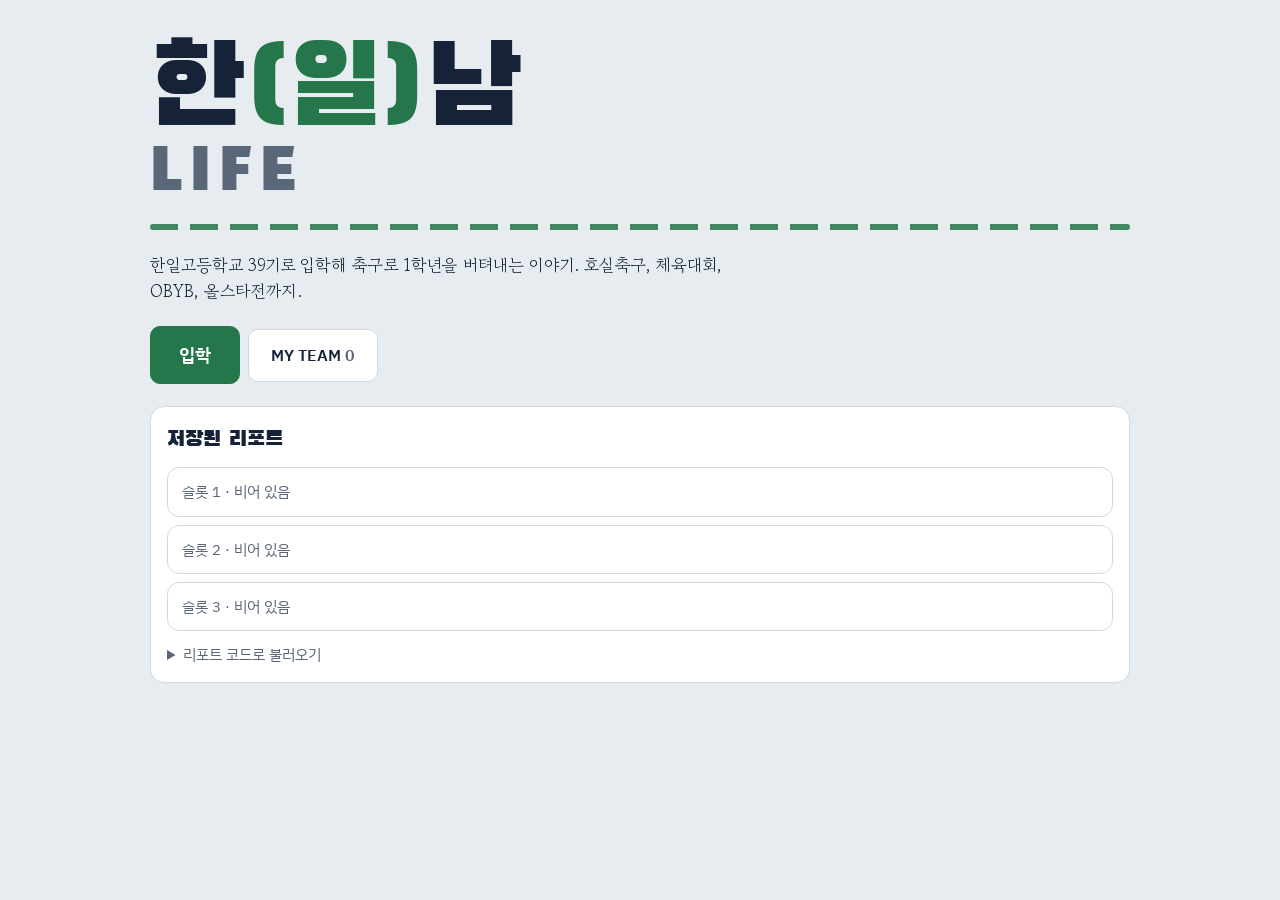
<file: originals/hanilnam-life.html>
<!doctype html>
<html lang="ko">
<head>
<meta charset="utf-8">
<meta name="viewport" content="width=device-width, initial-scale=1, viewport-fit=cover">
<style>:root{color-scheme:light;padding-top:env(safe-area-inset-top,0px);padding-bottom:env(safe-area-inset-bottom,0px)}body{margin:0}img{max-width:100%}[hidden]{display:none!important}</style>
<title>한(일)남 LIFE</title>
<meta name="claude:viewport-fit-sides" content="cover">
<link rel="preconnect" href="https://fonts.googleapis.com">
<link rel="preconnect" href="https://fonts.gstatic.com" crossorigin>
<link rel="stylesheet" href="https://fonts.googleapis.com/css2?family=Black+Han+Sans&family=Gowun+Batang:wght@400;700&family=IBM+Plex+Sans+KR:wght@400;600;700&display=swap">
<style>
/* 레이아웃: 상단 상태바 + 탭 + 무대(장면/대화창/경기). 학교 게시판의 차가운 종이색 위에 운동장 잔디색 하나를 포인트로 쓴다. */
:root{
  --bg:#e7ecf0; --surface:#ffffff; --surface-2:#f2f5f8; --ink:#152238; --muted:#5a6779; --line:#d2d9e2;
  --turf:#25764a; --turf-ink:#ffffff; --turf-soft:#dcebe1; --gold:#9c6c12; --gold-soft:#f3e7cc; --red:#bf3a2f; --red-soft:#f6dedb; --blue:#2b5ea6;
  --pitch-a:#3b8c55; --pitch-b:#34804d; --chalk:rgba(255,255,255,.72);
  --f-display:'Black Han Sans','Apple SD Gothic Neo','Malgun Gothic',sans-serif;
  --f-ui:'IBM Plex Sans KR','Apple SD Gothic Neo','Malgun Gothic',system-ui,sans-serif;
  --f-story:'Gowun Batang','AppleMyungjo','Nanum Myeongjo',serif;
}
@media (prefers-color-scheme: dark){:root:not([data-theme="light"]){
  --bg:#0c131e; --surface:#141e2e; --surface-2:#1a273b; --ink:#e5eaf1; --muted:#93a0b4; --line:#26354b;
  --turf:#4bb174; --turf-ink:#07160d; --turf-soft:#173527; --gold:#e3b24e; --gold-soft:#3a2f17; --red:#ee6f63; --red-soft:#3d1d1a; --blue:#7ea9ec;
  --pitch-a:#2f7547; --pitch-b:#2a6a40; --chalk:rgba(255,255,255,.6); color-scheme:dark}}
:root[data-theme="dark"]{
  --bg:#0c131e; --surface:#141e2e; --surface-2:#1a273b; --ink:#e5eaf1; --muted:#93a0b4; --line:#26354b;
  --turf:#4bb174; --turf-ink:#07160d; --turf-soft:#173527; --gold:#e3b24e; --gold-soft:#3a2f17; --red:#ee6f63; --red-soft:#3d1d1a; --blue:#7ea9ec;
  --pitch-a:#2f7547; --pitch-b:#2a6a40; --chalk:rgba(255,255,255,.6); color-scheme:dark}
html,body{background:var(--bg);color:var(--ink)}
body{font-family:var(--f-ui);font-size:15px;line-height:1.55;padding-left:max(16px,env(safe-area-inset-left,0px));padding-right:max(16px,env(safe-area-inset-right,0px));padding-block:12px 32px}
#app{max-width:980px;margin:0 auto;display:flex;flex-direction:column;gap:14px}
button{font:inherit;color:inherit}
.btn{appearance:none;border:1px solid var(--line);background:var(--surface);border-radius:10px;padding:10px 16px;font-weight:600;cursor:pointer;transition:transform .08s,background .15s}
.btn:hover{background:var(--surface-2)}
.btn:active{transform:translateY(1px)}
.btn:focus-visible,.tab:focus-visible,.pp:focus-visible,select:focus-visible,input:focus-visible,textarea:focus-visible{outline:3px solid var(--blue);outline-offset:2px}
.btn.pri{background:var(--turf);border-color:var(--turf);color:var(--turf-ink)}
.btn.pri:hover{filter:brightness(1.06)}
.btn.sm{padding:6px 11px;font-size:13px;border-radius:8px}
.btn[disabled]{opacity:.45;cursor:not-allowed}
.row{display:flex;flex-wrap:wrap;gap:8px;align-items:center}
.muted{color:var(--muted)}
.tnum{font-variant-numeric:tabular-nums}
.card{background:var(--surface);border:1px solid var(--line);border-radius:14px;padding:16px}
.h2{font-family:var(--f-display);font-weight:400;font-size:22px;letter-spacing:.01em;margin:0 0 10px;text-wrap:balance}
.h3{font-weight:700;font-size:15px;margin:0 0 8px}
.label{font-size:12px;letter-spacing:.06em;color:var(--muted);font-weight:600}
.grid2{display:grid;grid-template-columns:repeat(auto-fit,minmax(280px,1fr));gap:14px}
.grid2>*{min-width:0}

/* 타이틀 */
.title{display:grid;gap:22px;padding-block:28px 8px}
.logo{font-family:var(--f-display);font-weight:400;line-height:.95;font-size:clamp(52px,13vw,112px);letter-spacing:-.01em;margin:0}
.logo .paren{color:var(--turf)}
.logo .life{display:block;font-size:.52em;letter-spacing:.14em;color:var(--muted)}
.title-sub{font-family:var(--f-story);font-size:17px;max-width:34em;margin:0}
.chalkline{height:6px;background:repeating-linear-gradient(90deg,var(--turf) 0 28px,transparent 28px 40px);border-radius:3px;opacity:.85}
.slots{display:grid;gap:8px}
.slot{display:flex;flex-wrap:wrap;gap:10px;align-items:center;justify-content:space-between;padding:12px 14px;border:1px solid var(--line);border-radius:12px;background:var(--surface)}
.slot b{font-weight:700}
input[type=text],textarea,select{font:inherit;color:var(--ink);background:var(--surface);border:1px solid var(--line);border-radius:10px;padding:10px 12px;width:100%;box-sizing:border-box}
textarea{min-height:90px;font-family:ui-monospace,Menlo,monospace;font-size:12px}
.err{color:var(--red);font-weight:600}

/* 상단바 */
.topbar{display:flex;flex-wrap:wrap;gap:10px 16px;align-items:center;justify-content:space-between}
.brand{font-family:var(--f-display);font-size:20px;letter-spacing:.01em}
.brand .paren{color:var(--turf)}
.date{font-family:var(--f-display);font-size:24px}
.pills{display:flex;flex-wrap:wrap;gap:6px}
.pill{display:inline-flex;gap:6px;align-items:baseline;border:1px solid var(--line);background:var(--surface);border-radius:999px;padding:4px 11px;font-size:13px;white-space:nowrap}
.pill b{font-variant-numeric:tabular-nums}
.pill.inj{border-color:var(--red);color:var(--red);background:var(--red-soft)}
.pill.fame{border-color:var(--gold);color:var(--gold);background:var(--gold-soft)}
.tabs{display:flex;gap:4px;overflow-x:auto;border-bottom:1px solid var(--line);scrollbar-width:none}
.tab{appearance:none;background:none;border:0;border-bottom:3px solid transparent;padding:9px 13px;font-weight:600;color:var(--muted);cursor:pointer;white-space:nowrap}
.tab[aria-selected="true"]{color:var(--ink);border-bottom-color:var(--turf)}

/* 장면 */
.scene{position:relative;height:clamp(190px,34vh,300px);border-radius:16px;overflow:hidden;border:1px solid var(--line)}
.sc-ceremony{background:radial-gradient(ellipse 60% 70% at 50% 0%,rgba(255,226,170,.42),transparent 70%),repeating-linear-gradient(180deg,transparent 0 14px,rgba(0,0,0,.18) 14px 18px) bottom/100% 32% no-repeat,linear-gradient(180deg,#2c2136 0%,#4b2f40 58%,#5e3a3c 100%)}
.sc-class{background:linear-gradient(#2f4b40,#2a443a) 12% 14%/76% 38% no-repeat,linear-gradient(90deg,rgba(255,255,255,.0) 0 8%,rgba(255,255,255,.55) 8% 9%,transparent 9%) 0 0/100% 60% no-repeat,repeating-linear-gradient(90deg,#9a6c45 0 46px,#8c6141 46px 92px) bottom/100% 26% no-repeat,linear-gradient(180deg,#dfe3d6 0%,#cfd6c6 74%)}
.sc-field{background:linear-gradient(90deg,transparent calc(50% - 1px),var(--chalk) calc(50% - 1px) calc(50% + 1px),transparent calc(50% + 1px)),radial-gradient(circle at 50% 70%,transparent 54px,var(--chalk) 55px 57px,transparent 58px),repeating-linear-gradient(90deg,#3b8c55 0 60px,#347f4d 60px 120px) bottom/100% 62% no-repeat,linear-gradient(180deg,#8ec7ea 0%,#c9e6f4 38%)}
.sc-dorm{background:repeating-linear-gradient(90deg,transparent 0 22px,rgba(255,214,140,.85) 22px 40px,transparent 40px 62px) 10% 30%/80% 16px no-repeat,repeating-linear-gradient(90deg,transparent 0 22px,rgba(255,214,140,.55) 22px 40px,transparent 40px 62px) 10% 55%/80% 16px no-repeat,linear-gradient(180deg,#141b33 0%,#24305a 70%,#2e3a62 100%)}
.sc-hall{background:radial-gradient(ellipse 70% 60% at 50% 0%,rgba(190,220,255,.35),transparent 70%),repeating-linear-gradient(180deg,transparent 0 12px,rgba(0,0,0,.2) 12px 16px) bottom/100% 30% no-repeat,linear-gradient(180deg,#1d2a40 0%,#2f3f5c 100%)}
.sc-home{background:radial-gradient(circle at 78% 30%,#ffd28a 0 34px,transparent 36px),linear-gradient(180deg,#f2a76b 0%,#f6c99a 46%,#7f9a6e 46%,#6c875c 100%)}
.sc-exam{background:repeating-linear-gradient(90deg,#b98a5f 0 70px,transparent 70px 96px) 0 72%/100% 22px no-repeat,linear-gradient(#2f4b40,#2a443a) 20% 12%/60% 30% no-repeat,linear-gradient(180deg,#e2e5da 0%,#d1d6c8 100%)}
.portrait{position:absolute;left:50%;bottom:14px;transform:translateX(-50%);display:flex;flex-direction:column;align-items:center;gap:6px}
.face{width:92px;height:92px;border-radius:50%;display:grid;place-items:center;color:#fff;font-family:var(--f-display);font-size:30px;border:3px solid rgba(255,255,255,.85);box-shadow:0 6px 18px rgba(0,0,0,.25)}
.face.me{border-color:#ffd66b}
.ptag{background:rgba(10,16,28,.72);color:#fff;font-size:12px;padding:2px 9px;border-radius:999px}
.scene-cap{position:absolute;left:12px;top:10px;background:rgba(10,16,28,.6);color:#fff;font-size:12px;padding:3px 10px;border-radius:999px}
.dlg{background:var(--surface);border:1px solid var(--line);border-radius:16px;padding:14px 18px 16px;display:grid;gap:12px;cursor:pointer}
.dlg.lock{cursor:default}
.who{font-weight:700;font-size:14px;color:var(--turf)}
.who.me{color:var(--gold)}
.txt{font-family:var(--f-story);font-size:18px;line-height:1.75;max-width:40em;min-height:3.4em}
.txt.narr{color:var(--muted);font-style:normal}
.choices{display:grid;gap:8px}
.choices .btn{text-align:left;font-family:var(--f-story);font-weight:700;font-size:16px}
.hint{font-size:12px;color:var(--muted);text-align:right}

/* 피치 */
.pitch{position:relative;width:100%;max-width:420px;aspect-ratio:3/4;border-radius:12px;overflow:hidden;background:repeating-linear-gradient(180deg,var(--pitch-a) 0 12.5%,var(--pitch-b) 12.5% 25%);margin-inline:auto}
.pl{position:absolute;border:2px solid var(--chalk)}
.dot{position:absolute;transform:translate(-50%,-50%);display:flex;flex-direction:column;align-items:center;gap:2px;width:86px;text-align:center}
.dot .c{width:34px;height:34px;border-radius:50%;background:#fff;color:#152238;display:grid;place-items:center;font-size:11px;font-weight:700;box-shadow:0 2px 6px rgba(0,0,0,.3)}
.dot.me .c{background:#ffd66b}
.dot.off .c{background:#f2c4bf}
.dot .n{color:#fff;font-size:11px;font-weight:600;text-shadow:0 1px 2px rgba(0,0,0,.7);line-height:1.2;white-space:nowrap}
.pp{appearance:none;position:absolute;transform:translate(-50%,-50%);border:2px solid #fff;background:rgba(255,255,255,.15);color:#fff;border-radius:999px;padding:6px 12px;font-weight:700;cursor:pointer;min-width:52px}
.pp.main{background:#ffd66b;color:#152238;border-color:#ffd66b}
.pp.sub{background:rgba(255,255,255,.9);color:#152238}

/* 경기 */
.board{display:grid;grid-template-columns:1fr auto 1fr;gap:10px;align-items:center;background:#13213a;color:#fff;border-radius:16px;padding:16px}
.board .tn{font-weight:700;font-size:15px;line-height:1.3}
.board .tn.r{text-align:right}
.board .tn small{display:block;font-weight:400;opacity:.7;font-size:12px}
.score{font-family:var(--f-display);font-size:44px;line-height:1;font-variant-numeric:tabular-nums;text-align:center;white-space:nowrap}
.clock{grid-column:1/-1;display:flex;align-items:center;gap:10px;font-size:13px;opacity:.9}
.bar{flex:1;height:6px;background:rgba(255,255,255,.15);border-radius:3px;overflow:hidden}
.bar i{display:block;height:100%;background:#6fd393}
.feed{display:grid;gap:6px;max-height:340px;overflow:auto;padding-right:4px}
.ev{display:grid;grid-template-columns:42px 1fr;gap:8px;align-items:baseline;padding:7px 10px;border-radius:10px;background:var(--surface-2)}
.ev .m{font-variant-numeric:tabular-nums;color:var(--muted);font-weight:600}
.ev.goal{background:var(--turf-soft)}
.ev.goal b.tag{background:var(--turf);color:var(--turf-ink);border-radius:5px;padding:0 6px;margin-right:6px;font-size:12px}
.ev.hero{outline:2px solid var(--gold)}
.ev.sys{background:transparent;color:var(--muted)}
.lu{display:grid;grid-template-columns:repeat(auto-fit,minmax(260px,1fr));gap:14px;align-items:start}
.lu>*{min-width:0}
.slotsel{display:grid;grid-template-columns:44px 1fr;gap:6px 8px;align-items:center;font-size:13px}
.slotsel select{padding:6px 8px;font-size:13px}

/* 표/목록 */
.tblwrap{overflow-x:auto}
table.tbl{border-collapse:collapse;width:100%;font-size:13px;font-variant-numeric:tabular-nums}
.tbl th,.tbl td{padding:6px 8px;border-bottom:1px solid var(--line);text-align:left;white-space:nowrap}
.tbl th{color:var(--muted);font-weight:600;font-size:12px}
.tbl tr.mine td{background:var(--gold-soft);font-weight:700}
.tbl tr.q td:first-child{box-shadow:inset 3px 0 0 var(--turf)}
.stat{display:grid;grid-template-columns:72px 1fr 44px;gap:10px;align-items:center;font-size:14px}
.sbar{height:9px;background:var(--surface-2);border-radius:5px;overflow:hidden;border:1px solid var(--line)}
.sbar i{display:block;height:100%;background:var(--turf)}
.big{font-family:var(--f-display);font-size:54px;line-height:1;font-variant-numeric:tabular-nums}
.chip{display:inline-block;padding:1px 8px;border-radius:6px;font-size:12px;font-weight:700;border:1px solid var(--line);background:var(--surface-2)}
.chip.main{background:var(--turf);border-color:var(--turf);color:var(--turf-ink)}
.chip.w{background:var(--turf-soft);border-color:var(--turf)}
.chip.l{background:var(--red-soft);border-color:var(--red)}
.chip.d{background:var(--surface-2)}
.chip.inj{background:var(--red-soft);border-color:var(--red);color:var(--red)}
.list{display:grid;gap:6px}
.li{display:flex;flex-wrap:wrap;justify-content:space-between;gap:6px 12px;padding:8px 10px;border-radius:10px;background:var(--surface-2);font-size:14px}
.li>span{min-width:0}
.fxd{flex-basis:100%;display:flex;flex-wrap:wrap;gap:2px 12px;font-size:12px}
.heart{color:var(--red);letter-spacing:1px}
.li.me{background:var(--gold-soft);font-weight:700}

/* 달력 */
.cal{display:grid;grid-template-columns:repeat(7,minmax(0,1fr));gap:4px}
.cal .dh{font-size:12px;color:var(--muted);text-align:center;font-weight:600}
.cell{min-height:64px;border:1px solid var(--line);border-radius:8px;padding:4px;font-size:11px;background:var(--surface);display:flex;flex-direction:column;gap:2px;overflow:hidden}
.cell.today{outline:2px solid var(--gold)}
.cell.past{opacity:.6}
.cell.vac{background:var(--surface-2)}
.cell .dn{font-weight:700;font-size:12px}
.tg{display:block;border-radius:4px;padding:0 3px;font-size:10.5px;line-height:1.5;background:var(--surface-2);overflow:hidden;text-overflow:ellipsis;white-space:nowrap}
.tg.m{background:var(--turf-soft)}
.tg.x{background:var(--gold-soft)}
.tg.r{background:var(--red-soft)}

/* 점호 */
#rollcall{position:fixed;inset:0;z-index:50;cursor:pointer;overflow:hidden;color:#fff;
  background:radial-gradient(ellipse 30% 12% at 20% 22%,rgba(255,255,255,.75),transparent 70%),radial-gradient(ellipse 26% 10% at 78% 16%,rgba(255,255,255,.65),transparent 70%),radial-gradient(ellipse 34% 11% at 64% 84%,rgba(255,255,255,.6),transparent 70%),radial-gradient(ellipse 22% 9% at 14% 78%,rgba(255,255,255,.55),transparent 70%),linear-gradient(180deg,#2f7fcb 0%,#5aa6e3 45%,#9ccff0 80%,#d4ecf8 100%);
  display:flex;flex-direction:column;justify-content:center;align-items:center;gap:2vh;text-align:center;padding:env(safe-area-inset-top,0px) max(16px,env(safe-area-inset-right,0px)) env(safe-area-inset-bottom,0px) max(16px,env(safe-area-inset-left,0px))}
#rollcall[hidden]{display:none!important}
.chip.trophy{background:var(--gold-soft);border-color:var(--gold);color:var(--gold)}
#trophy{position:fixed;inset:0;z-index:60;cursor:pointer;overflow:hidden;color:#fff;background:radial-gradient(ellipse 70% 55% at 50% 38%,rgba(255,206,92,.38),transparent 70%),linear-gradient(180deg,#0f1a33 0%,#1b2a4d 60%,#0f1a33 100%);display:flex;flex-direction:column;align-items:center;justify-content:center;gap:10px;text-align:center;padding:env(safe-area-inset-top,0px) max(16px,env(safe-area-inset-right,0px)) env(safe-area-inset-bottom,0px) max(16px,env(safe-area-inset-left,0px))}
#trophy[hidden]{display:none!important}
#trophy canvas{position:absolute;inset:0;width:100%;height:100%;pointer-events:none}
#trophy svg{width:min(42vw,200px);height:auto;filter:drop-shadow(0 10px 30px rgba(255,190,60,.45));position:relative}
#trophy .tt{font-family:var(--f-display);font-size:clamp(34px,9vw,72px);line-height:1.05;color:#ffd66b;position:relative;text-wrap:balance}
#trophy .ts{font-size:16px;opacity:.92;position:relative}
#trophy .tb{position:absolute;bottom:calc(env(safe-area-inset-bottom,0px) + 22px);left:0;right:0;font-size:13px;opacity:.75}
@media (prefers-reduced-motion: no-preference){#trophy svg{animation:pop .7s cubic-bezier(.2,1.4,.4,1) both}#trophy .tt{animation:rise .6s .2s ease-out both}}
@keyframes pop{from{transform:scale(.3) rotate(-12deg);opacity:0}to{transform:none;opacity:1}}
#rollcall .rc-top{position:absolute;top:calc(env(safe-area-inset-top,0px) + 18px);left:0;right:0;font-weight:600;font-size:14px;letter-spacing:.12em;opacity:.95}
#rollcall .rc-l{font-family:var(--f-display);font-weight:400;line-height:1.02;font-size:min(16.5vw,19vh);text-shadow:0 4px 24px rgba(20,60,120,.35);white-space:nowrap}
#rollcall .rc-bot{position:absolute;bottom:calc(env(safe-area-inset-bottom,0px) + 22px);left:0;right:0;font-size:13px;color:#16365e;font-weight:600}
@media (prefers-reduced-motion: no-preference){
  #rollcall .rc-l{animation:rise .7s ease-out both}
  #rollcall .rc-l+ .rc-l{animation-delay:.18s}
  @keyframes rise{from{transform:translateY(18px);opacity:.2}to{transform:none;opacity:1}}
}
@media (max-width:520px){
  .txt{font-size:16.5px}
  .score{font-size:36px}
  .date{font-size:20px}
  .big{font-size:44px}
  .cell{min-height:54px}
}
</style>

</head>
<body>
<div id="app"></div>
<div id="trophy" hidden data-act="trophyDone" role="button" tabindex="0" aria-label="우승 화면 닫기">
  <canvas id="confetti"></canvas>
  <svg viewBox="0 0 120 130" aria-hidden="true"><defs><linearGradient id="tg" x1="0" x2="1"><stop offset="0" stop-color="#f7c948"/><stop offset=".5" stop-color="#ffe9a3"/><stop offset="1" stop-color="#d99a1e"/></linearGradient></defs>
    <path d="M30 10h60v28c0 20-13 36-30 36S30 58 30 38z" fill="url(#tg)"/><path d="M30 18H14c0 18 8 28 20 30M90 18h16c0 18-8 28-20 30" fill="none" stroke="#f2c14b" stroke-width="6"/>
    <rect x="53" y="73" width="14" height="22" fill="#e0a92e"/><rect x="36" y="95" width="48" height="10" rx="2" fill="#f2c14b"/><rect x="28" y="105" width="64" height="16" rx="3" fill="#8a5a12"/></svg>
  <div class="tt" id="trophyTitle">우승!</div>
  <div class="ts" id="trophySub"></div>
  <div class="tb">화면을 누르면 닫힌다</div>
</div>
<div id="rollcall" hidden data-act="rcDone" role="button" tabindex="0" aria-label="아침 점호 마치기">
  <div class="rc-top" id="rcTop">아침 점호 · 06:30</div>
  <div class="rc-l">세상을 품어라</div>
  <div class="rc-l">한일 큰그릇</div>
  <div class="rc-bot">화면을 누르면 점호가 끝난다</div>
</div>

<script>
'use strict';
/* ===================== 명단 데이터 ===================== */
const ROSTER_39={
  C101:['김서준','차재민','김시우','허준명','전치원','김성찬','전유찬'],
  C102:['최정욱','최민준','임유석','남동율','소건호','전지후'],
  C103:['배성현','이주원','강준서','차주헌','이재윤','최정환'],
  C104:['이유겸','최예준','김민환','한환희','양지호','이원진','황경민'],
  C105:['주현태','최이든','김정준','이찬희','김도경','박지우','유 호'],
  C106:['김예빈','나종원','이인혁','이재원','손재유','임태윤','지범규'],
  C201:['김준우','가승훈','강예준','박무결','윤덕녕','조영우'],
  C202:['김예준','문태현','염규현','조형진','정도현','이찬혁'],
  C203:['곽예준','황인철','전병건','박준형','전지환','연응주','문수찬'],
  C204:['허희재','김정찬','전현서','정지원','김건우','오다니엘'],
  C205:['정민수','김하민','남규현','홍일권','장민석','오윤호'],
  C206:['조민상','육한율','윤찬서','최이준','임이안','노민석'],
  C207:['박민준','박건후','이진한','강형욱','채현수','김민규','이윤건'],
  C301:['임지효','임경서','박종윤','박석현','김준영','강시우'],
  C302:['전성민','윤희상','조인록','남일국','성준용','김성우'],
  C303:['박도현','하지형','이시안','주하율','민지환','이준성'],
  C304:['김효재','김현목','손재호','주영진','박주윤','이준우','변지수'],
  C305:['구진모','박준규','이충민','문용수','박수열','신 겸'],
  C306:['배영민','김주호','유종연','전상현','박범주','박준성'],
  C307:['백인준','박재현','김지솔','변하율','조항선','이민석']
};
/* 38기 1학년 C동 호실별 명단 */
const ROSTER_38={
  C101:['손준후','김민성','임하균','김현재','조재윤','송준표','최주원'],
  C102:['이기영','박규빈','김민준','유준희','이준경','최진혁','정해수'],
  C103:['조우준','김요한','임지훈','박시원','황규호','김주현'],
  C104:['홍현수','황은결','소하윤','남현주','김윤종','조우진'],
  C105:['이재원','강구호','김재준','임헌서','민선호','최원혁','김수현'],
  C106:['박민성','장태희','유윤찬','강민찬','배성준','장재영','정현'],
  C201:['금담인','정성훈','최동명','박범준','김은혁','유준석'],
  C202:['이재성','조성익','이승재','채동완','김우림','남현욱'],
  C203:['유준상','황성현','권민준','이건우','이지훈','천태하','박유빈'],
  C204:['정관호','문지훈','윤이안','김택겸','이준혁','김동혁'],
  C205:['김윤우','이건영','송원혁','서연우','정우진','정재현'],
  C206:['윤수훈','조한결','원종환','이경수','노윤찬','최윤석'],
  C207:['박은우','하지후','연한결','이지환','구하경','인서우','김주혁'],
  C301:['김한솔','오승빈','김보성','박재형','강우영','장연규'],
  C302:['신윤수','정혜종','김재원','김한울','신정우','유재현'],
  C303:['주현우','김재희','안승진','이정우','문대현','이재빈'],
  C304:['임민우','이태림','김강민','지승혁','정현빈','김우식','홍선기'],
  C305:['박준균','최호현','지현우','임지인','박재현','채서진','장태인'],
  C306:['차민규','정채운','최다민','임찬희','이예준','윤두현'],
  C307:['김승률','정래인','최덕상','이재상','이강민','안정기']
};
const PARTNERS={1:{main:['임유석','전치원','차주헌'],alt:'이유겸'},2:{main:['김예준','최이든','강예준'],alt:'김예빈'},3:{main:['전병건','오윤호','홍일권'],alt:'육한율'},4:{main:['성준용','김성우','박석현'],alt:'조인록'},5:{main:['신 겸','박주윤','변하율'],alt:'이준우'}};
/* 38기 주요 선수: [포지션(첫째 주, 나머지 서브), 포텐셜 범위] */
const FIX38={
  '정채운':['CM/AM',880,940],'손준후':['AM/LW/CM',880,940],'김한솔':['RW/ST',880,940],
  '조우준':['CM/AM',860,920],'소하윤':['DM/ST/RW',860,920],'강구호':['CB/RB',860,920],'박민성':['RW/AM',860,920],'정현':['GK/ST',860,920],'정성훈':['LW/AM',860,920],'조성익':['ST/GK',860,920],'문지훈':['LW/CM',860,920],'윤이안':['CB/LB/RB',860,920],'이준혁':['DM/CM',860,920],'김재원':['CB',860,920],'최다민':['RW/AM',860,920],
  '최덕상':['CB/LB',840,900],'이재상':['DM/CM',840,900],'금담인':['ST/LW',840,900],'최동명':['LB/CB',840,900],'유준상':['LW',840,900],'정관호':['DM/CB',840,900],'이태림':['CM',840,900],'차민규':['CM/AM',840,900]
};
const fix38=p=>p.gen===38&&ROSTER_38?FIX38[p.name]:null;
const WEAK=['염규현','김준우','임이안','박준규','연응주','유 호'];
const TEACH={
  1:{n:'이정우',tr:'인자한 성격',intro:'다들 반가워. 너무 긴장하지 말고, 힘든 일 있으면 언제든 선생님 찾아와.',counsel:h=>`${callN(h.name)}, 축구 열심히 하는 거 선생님도 다 보고 있다.`,ask:'대신 밥 꼭 챙겨 먹고, 공부도 조금씩은 하자. 알았지?',yes:'그래, 너라면 할 수 있어.',no:'허허, 솔직해서 좋다. 그래도 다치지만 마라.',home:['어제 비 와서 쌀쌀하지? 다들 감기 조심해라.','요즘 다들 얼굴이 피곤해 보인다. 오늘은 일찍들 자.','아침 먹고 온 사람? 안 먹은 사람은 쉬는 시간에 매점이라도 다녀와라.'],sports:'이기든 지든 다치지만 말고 와라. 끝나고 선생님이 음료수 쏜다.',exam:'시험 끝나면 마음껏 뛰어. 오늘만 조금 참자.',vac:'한 학기 고생 많았다. 방학 때 푹 쉬고, 건강하게 보자.'},
  2:{n:'김강우',tr:'유쾌한 성격',intro:'자, 2반 반갑다! 선생님 별명은 다음 주까지 지어 와라. 제일 웃긴 거 뽑아서 상 준다.',counsel:h=>`야 ${h.name}, 어제 그 슈팅 뭐냐? 선생님이 차도 그것보단 낫겠다. 농담이고, 잘하더라!`,ask:'근데 수학 숙제는 왜 안 냈냐? 그것도 농담이었으면 좋겠다.',yes:'좋아! 축구도 공부도 국가대표 가자!',no:'하하, 그 패기 좋다. 대신 숙제는 내라. 이건 농담 아니다.',home:['좋은 아침! 오늘 급식 메뉴 궁금한 사람? …선생님도 모른다.','어제 선생님 동네 조기축구 나갔다가 허리 나갔다. 너희는 스트레칭 꼭 해라.','오늘 종례 일찍 끝내준다. 대신 청소 당번은 도망가지 마라.'],sports:'우승하면 선생님이 치킨 쏜다! …아, 근데 너무 많이 시키지는 마라.',exam:'시험지 받고 우는 사람 없기다. 웃는 건 선생님 혼자 할 테니까.',vac:'방학이다! 숙제는… 있다. 미안하다 하하.'},
  3:{n:'이동규',tr:'화가 많은 성격',intro:'3반. 첫날부터 떠드는 사람 있으면 바로 이름 적는다. 알겠어?',counsel:h=>`${h.name}! 너 또 수업 시간에 졸았지?`,ask:'축구는 축구고 공부는 공부야! 정신 안 차려?',yes:'말로만 하지 말고 보여줘. 다음에 또 졸면 진짜 혼난다.',no:'뭐? 지금 그걸 말이라고… 하, 됐다. 운동장 열 바퀴 뛰고 와.',home:['복도에서 뛰는 놈들 다 봤다. 오늘 종례 때 남아.','교실 바닥에 축구공 굴러다니는 거 한 번만 더 보이면 다 압수다!','어제 점호 늦은 사람 손 들어. …셋? 셋이나?'],sports:'지면 알지? 아니, 지는 건 괜찮은데 대충 뛰면 가만 안 둔다!',exam:'시험 시간에 고개 돌리는 놈은 0점이다. 경고했다.',vac:'방학이라고 풀어지지 마라. 개학 날 얼굴 보면 다 안다.'},
  4:{n:'김설애',tr:'말이 많은 성격',intro:'4반 여러분 안녕~ 선생님은 김설애고요, 아 그 전에 자리부터 정해야 되는데, 아니 근데 급식 얘기부터 해야 되나? 어쨌든 반가워요!',counsel:h=>`${callN(h.name)}, 요즘 축구 열심히 한다며? 선생님 학교 다닐 때도 축구 잘하는 애가 있었는데, 걔가 글쎄 나중에… 아니 이 얘기는 길어.`,ask:'아무튼! 공부도 같이 하자는 얘기야. 알았지?',yes:'그래그래, 아 그리고 하나 더 할 말이 있었는데… 뭐였지? 생각나면 부를게!',no:'어머, 솔직하네. 선생님도 학생 때 그랬어. 그때 얘기 해줄까? 아, 종 쳤다.',home:['오늘 조회는 짧게 할게요. 첫째, 둘째, 아 셋째가 제일 중요한데…','어제 선생님이 운동장 지나가다가 너희 공 차는 거 봤거든? 근데 그거 보다가 생각난 게 있는데…','공지가 다섯 개 있어요. 아니 여섯 개던가? 일단 하나씩 할게요.'],sports:'얘들아, 선생님이 어제 우리 반 우승하는 꿈을 꿨어. 근데 꿈에서 선생님이 골키퍼였거든? 아무튼 길조야!',exam:'시험 잘 봐~ 끝나고 할 얘기 엄청 많은데, 그건 종례 때 할게.',vac:'방학 잘 보내~ 개학하면 방학 동안 있었던 일 선생님한테 다 얘기해줘야 돼. 선생님도 할 얘기 많거든.'},
  5:{n:'윤인욱',tr:'냉철한 성격',intro:'5반 담임 윤인욱이다. 규칙은 세 가지. 지각 금지, 거짓말 금지, 핑계 금지.',counsel:h=>`${h.name}, 네 경기 기록 봤다.`,ask:'뛴 경기에 비해 결과가 아쉽다. 원인이 뭐라고 생각하나?',yes:'좋다. 계획을 세워서 가져와라. 한 장이면 된다.',no:'우선순위가 분명한 건 좋다. 결과로 증명해라.',home:['어제 지각 두 명. 이유는 묻지 않겠다. 다음은 없다.','오늘 할 일을 세 줄로 정리하고 하루를 시작해라.','감정적으로 판단하지 마라. 축구도, 공부도.'],sports:'상대 수비 뒷공간이 약하다. 거기만 노려라. 감정은 빼고.',exam:'준비한 만큼 나온다. 그 이상도 이하도 아니다.',vac:'1학기를 정리하고, 2학기 목표를 세워 와라.'}
};
const tName=c=>TEACH[c].n+' 선생님';
const ROOMS=['C101','C102','C103','C104','C105','C106','C201','C202','C203','C204','C205','C206','C207','C301','C302','C303','C304','C305','C306','C307'];
const ROOM_CLS={C101:1,C102:1,C103:1,C104:1,C105:2,C106:2,C201:2,C202:2,C203:3,C204:3,C205:3,C206:3,C207:4,C301:4,C302:4,C303:4,C304:5,C305:5,C306:5,C307:5};
const SURN='김 이 박 최 정 강 조 윤 장 임 한 오 서 신 권 황 안 송 전 홍 유 고 문 양 손 배 백 허 남 심 노 하 곽 성 차 주 우 구 민 류 나 진 지 엄 채 원 천 방 공 현 변 염 여 추 도 소 석 선 설 마 길 연 표 명 기 반 왕 금 옥 육 인 맹 제 탁 국 어 은 편 용 경 봉'.split(' ');
const GIVEN='민준 서준 도윤 예준 시우 하준 주원 지호 지후 준우 준서 도현 건우 현우 우진 선우 서진 민재 현준 연우 유준 정우 승우 승현 시윤 준혁 은우 지환 승민 지우 유찬 윤우 민성 준영 시후 진우 지원 수현 재윤 시현 동현 태윤 민우 재원 한결 윤호 민규 재민 은찬 윤재 지한 성민 하율 지민 태민 성현 준호 우현 승준 재현 이준 태현 민석 지성 현서 예성 수호 동하 정민 재희 상현 원준 시완 태양 주안 로운 하람 서우 지안 시원 윤성 승훈 성준 동건 형준 규민 정훈 영민 경민 상우 태호 종현 민호 용준 현석 진호 세준 준기 대현 인호 기현 동욱 성빈 재혁 우빈 창민 승원 다온 해찬 도훈 태경 지율 은호 현수 상민 재훈 영훈 성훈 진혁 건호 태준 민혁 도영 준수 현빈 우석 정현 동민 민찬 시혁 하진 규현 승호 태환'.split(' ');

/* ===================== 규칙 데이터 ===================== */
const ST=['기술','체력','주력','패스','결정력','수비','선방능력','피지컬'];
const POS=['GK','LB','CB','RB','DM','CM','AM','LW','RW','ST'];
const POS_KO={GK:'골키퍼',LB:'레프트백',CB:'센터백',RB:'라이트백',DM:'수비형 미드필더',CM:'중앙 미드필더',AM:'공격형 미드필더',LW:'왼쪽 윙어',RW:'오른쪽 윙어',ST:'스트라이커'};
//            기술 체력 주력 패스 결정 수비 선방 피지
const POS_W={
  GK:[.7, .8, .5, 1.6,.35,.9, 3.0,1.1],
  LB:[1,  1.5,1.5,1,  .7, 1.6,0,  1.4],
  RB:[1,  1.5,1.5,1,  .7, 1.6,0,  1.4],
  CB:[.9, 1,  .9, 1.4,.6, 1.8,0,  1.6],
  DM:[1,  1.6,1,  1.2,.7, 1.6,0,  1.5],
  CM:[1.2,1.6,1,  1.8,.9, 1,  0,  1],
  AM:[1.7,1,  1.1,1.6,1.5,.6, 0,  .9],
  LW:[1.7,1.1,1.8,1.1,1.2,.55,0,  .9],
  RW:[1.7,1.1,1.8,1.1,1.2,.55,0,  .9],
  ST:[1.1,1,  1.1,.9, 1.8,.55,0,  1.7]
};
// 주인공이 고른 주 포지션에 따라 포텐셜이 몰리는 스탯
const KEY={GK:[6,3],LB:[5,1,2,7],RB:[5,1,2,7],CB:[5,7,3],DM:[1,5,7],CM:[3,1],AM:[0,3,4],LW:[2,0],RW:[2,0],ST:[7,4]};
const POS_DIST={GK:8,LB:8,CB:17,RB:8,DM:10,CM:14,AM:8,LW:8,RW:8,ST:11};
const ADJ={GK:['CB','DM','LB','RB','CM','ST'],LB:['RB','CB','LW'],CB:['DM','LB','RB'],RB:['LB','CB','RW'],DM:['CM','CB'],CM:['DM','AM'],AM:['CM','LW','RW','ST'],LW:['RW','AM','ST'],RW:['LW','AM','ST'],ST:['AM','LW','RW']};
const CLOSE={'LB-RB':.9,'LB-CB':.85,'RB-CB':.85,'CB-DM':.85,'DM-CM':.92,'CM-AM':.92,'DM-AM':.84,'LW-RW':.92,'LW-AM':.85,'RW-AM':.85,'LW-ST':.86,'RW-ST':.86,'AM-ST':.86,'LB-LW':.8,'RB-RW':.8,'CM-LW':.8,'CM-RW':.8};
const ATT_W={GK:0,LB:.35,CB:.1,RB:.35,DM:.35,CM:.6,AM:.9,LW:.9,RW:.9,ST:1};
const DEF_W={GK:1.2,LB:.8,CB:1,RB:.8,DM:.8,CM:.45,AM:.2,LW:.15,RW:.15,ST:.05};
const MID_W={GK:.05,LB:.3,CB:.25,RB:.3,DM:.8,CM:1,AM:.8,LW:.5,RW:.5,ST:.3};
const SHW={GK:0,LB:.5,CB:.4,RB:.5,DM:.6,CM:1.5,AM:3,LW:3,RW:3,ST:5};
const ASW={GK:.1,LB:1.2,CB:.4,RB:1.2,DM:1.2,CM:2.5,AM:3,LW:2.5,RW:2.5,ST:1.5};
const PRI={GK:0,CB:1,ST:2,DM:3,CM:4,AM:5,LW:6,RW:6,LB:7,RB:7};
const FORMS=[
  {id:'4-2-3-1',s:[['GK',50,90],['LB',14,70],['CB',37,75],['CB',63,75],['RB',86,70],['DM',36,56],['DM',64,56],['LW',15,33],['AM',50,37],['RW',85,33],['ST',50,14]]},
  {id:'4-3-3',s:[['GK',50,90],['LB',14,70],['CB',37,75],['CB',63,75],['RB',86,70],['CM',27,50],['DM',50,57],['CM',73,50],['LW',17,25],['ST',50,14],['RW',83,25]]},
  {id:'4-1-4-1',s:[['GK',50,90],['LB',14,70],['CB',37,75],['CB',63,75],['RB',86,70],['DM',50,58],['LW',14,38],['CM',37,43],['CM',63,43],['RW',86,38],['ST',50,14]]},
  {id:'4-4-2',s:[['GK',50,90],['LB',14,70],['CB',37,75],['CB',63,75],['RB',86,70],['LW',14,44],['CM',37,49],['CM',63,49],['RW',86,44],['ST',36,16],['ST',64,16]]},
  {id:'5-4-1',s:[['GK',50,90],['LB',10,62],['CB',30,74],['CB',50,78],['CB',70,74],['RB',90,62],['LW',15,40],['CM',37,46],['CM',63,46],['RW',85,40],['ST',50,15]]},
  {id:'5-3-2',s:[['GK',50,90],['LB',10,60],['CB',30,74],['CB',50,78],['CB',70,74],['RB',90,60],['CM',27,45],['DM',50,53],['CM',73,45],['ST',36,16],['ST',64,16]]}
].map(f=>({id:f.id,slots:f.s.map(([pos,x,y])=>({pos,x,y}))}));
const FORM6={id:'6인제',slots:[{pos:'GK',x:50,y:88},{pos:'CB',x:30,y:66},{pos:'CB',x:70,y:66},{pos:'CM',x:30,y:42},{pos:'CM',x:70,y:42},{pos:'ST',x:50,y:17}]};
const COMP={hjc:'현제관 체육대회',hfl:'HFL',hoju:'상반기 호실축구',hoju2:'하반기 호실축구',wjw:'왕중왕전',friendly:'호실친선전',obyb:'OBYB',allstar:'올스타전',sports:'체육대회'};
const FAME_UNLOCK=20;

/* ===================== 날짜 ===================== */
const Y=2026, D0=new Date(Y,2,2,12);
const dateOf=i=>new Date(Y,2,2+i,12);
const idxOf=(m,d)=>Math.round((new Date(Y,m-1,d,12)-D0)/864e5);
const WD='일월화수목금토';
const fmtD=i=>{const d=dateOf(i);return `${d.getMonth()+1}월 ${d.getDate()}일 (${WD[d.getDay()]})`};
const fmtS=i=>{const d=dateOf(i);return `${d.getMonth()+1}/${d.getDate()}`};
const isWeekday=i=>{const w=dateOf(i).getDay();return w>0&&w<6};
const END=idxOf(12,30);
const KD={draw:idxOf(3,20),hojuStart:idxOf(3,23),hj1:idxOf(3,29),sports:idxOf(4,3),mid:[idxOf(4,28),idxOf(5,1)],fin:[idxOf(6,30),idxOf(7,3)],vac:idxOf(7,17),open:idxOf(8,9),hj2:idxOf(10,25)};
const HOLI=new Set([idxOf(5,5),idxOf(5,25),idxOf(6,3),idxOf(9,24),idxOf(9,25),idxOf(10,9)]);
Object.assign(KD,{roomCap:idxOf(3,9),rice:idxOf(5,28),ucl:idxOf(5,31),elecReg:idxOf(6,8),elec:idxOf(6,11),elecRes:idxOf(6,12)});
const ELEC=[{n:'임유석',p:50},{n:'김예빈',p:15},{n:'남일국',p:10},{n:'이충민',p:10},{n:null,p:15}];
const inR=(i,r)=>i>=r[0]&&i<=r[1];
Object.assign(KD,{draw2:idxOf(8,10),hoju2Start:idxOf(8,11),mid2:[idxOf(10,5),idxOf(10,8)],fin2:[idxOf(12,8),idxOf(12,11)],lastMatch:idxOf(12,23)});
const isExam=i=>inR(i,KD.mid)||inR(i,KD.fin)||inR(i,KD.mid2)||inR(i,KD.fin2);
const examName=i=>inR(i,KD.mid)||inR(i,KD.mid2)?'중간고사':'기말고사';
const HCUP=c=>c==='hoju'||c==='hoju2'||c==='wjw'||c==='hfl'||c==='hjc';
KD.hfl=idxOf(10,12);KD.hjc=idxOf(5,30);KD.hflEnd=idxOf(10,26);KD.suneung=idxOf(11,19);
const isVac=i=>i>KD.vac&&i<KD.open;
const matchOK=i=>isWeekday(i)&&!isExam(i)&&!HOLI.has(i)&&i!==KD.sports&&i!==KD.draw&&i!==KD.draw2&&i!==KD.rice&&!isVac(i)&&i!==KD.vac&&i<=KD.lastMatch&&i>=idxOf(3,5);

/* ===================== 유틸 ===================== */
const rnd=(a,b)=>a+Math.random()*(b-a);
const ri=(a,b)=>Math.floor(rnd(a,b+1));
const pick=a=>a[Math.floor(Math.random()*a.length)];
const shuffle=a=>{a=a.slice();for(let i=a.length-1;i>0;i--){const j=Math.floor(Math.random()*(i+1));[a[i],a[j]]=[a[j],a[i]]}return a};
const clamp=(x,a,b)=>Math.max(a,Math.min(b,x));
const sum=a=>a.reduce((x,y)=>x+y,0);
const norm=s=>String(s).replace(/\s+/g,'');
const f1=t=>(t/10).toFixed(1);
const esc=s=>String(s).replace(/[&<>"']/g,c=>({'&':'&amp;','<':'&lt;','>':'&gt;','"':'&quot;',"'":'&#39;'}[c]));
function wpick(items,wf){const ws=items.map(wf);const tot=sum(ws);let r=Math.random()*tot;for(let i=0;i<items.length;i++){r-=ws[i];if(r<=0)return items[i]}return items[items.length-1]}
function tri(a,b,c){const u=Math.random(),F=(c-a)/(b-a);return u<F?a+Math.sqrt(u*(b-a)*(c-a)):b-Math.sqrt((1-u)*(b-a)*(b-c))}
function hasB(s){s=norm(s);const c=s.charCodeAt(s.length-1)-0xAC00;if(c<0||c>11171)return false;return c%28!==0}
function jo(s,t){const m={'이':['이','가'],'은':['은','는'],'을':['을','를'],'과':['과','와'],'아':['아','야'],'이랑':['이랑','랑']}[t];return s+(hasB(s)?m[0]:m[1])}
function given(name){const n=norm(name);return n.length>=3?n.slice(1):n}
const callN=name=>jo(given(name),'아');
const P=id=>S.players[id];
function hue(s){let h=0;for(const c of norm(s))h=(h*31+c.charCodeAt(0))%360;return h}

/* ===================== 상태 ===================== */
let S=null;
const T={screen:'title',tab:'today',steps:[],i:0,match:null,timer:null,calM:null,log:[],pp:null,msg:'',playedToday:false};
const LS={get(k){try{return JSON.parse(localStorage.getItem(k))}catch(e){return null}},set(k,v){try{localStorage.setItem(k,JSON.stringify(v));return true}catch(e){return false}}};
const SLOT_KEY='hanilnam_life_reports_v1';
const MT_KEY='hanilnam_life_myteam_v1';
function mtList(){return LS.get(MT_KEY)||[]}
/* ===================== 아이템 ===================== */
const ITEMS={
  glove:{n:'냄새나는 장갑',d:'13년째 후배들에게 내려져 오는 골키퍼 장갑',fx:[[6,1]]},
  pingshin:{n:'핑신',d:'선출이 신던 핑크색 신발',fx:[[0,.5],[3,.5]]},
  dumbbell:{n:'20kg 덤벨',d:'무거운 검은색 덤벨',fx:[[7,.3]]},
  planner:{n:'모트모트 플래너',d:'계획적인 삶을 살도록 해주는 플래너',fx:[],extra:'15일간 성장 확률 증가'},
  jelly:{n:'불끈불끈 젤리',d:'먹으면 안 될 것 같이 생긴 젤리',fx:[[7,.2]]},
  monster:{n:'몬스터포카리',d:'몬스터와 포카리스웨트를 합쳐 만든 음료수',fx:[[2,.2]]},
  book:{n:'수비의 정석',d:'통영의 왕 김민재가 쓴 책',fx:[[5,1],[7,.2]]},
  mango:{n:'망고 인형',d:'노란 망고 모양 인형. 던지며 놀면 훌륭한 골키퍼가 될 수 있다',fx:[[6,.4]]},
  knee:{n:'무릎보호대',d:'부상을 막아주는 보호대. 농구 좋아하는 친구들이 자주 쓴다',fx:[[1,.5],[6,.2]]},
  goggle:{n:'축구용 고글',d:'비 오는 날 안경 대신 쓰는 고글',fx:[[3,.3]]},
  tshirt:{n:'이순신 티셔츠',d:'윤인욱 선생님이 39기를 위해 특별 제작한 티셔츠',fx:[[5,.2],[0,.2],[4,.2],[2,.2]]},
  candy:{n:'발바닥 사탕',d:'발바닥의 힘이 강해진다',fx:[[2,.4]]},
  pink:{n:'분홍색 무언가',d:'선배들이 일본에 가서 자주 사는 무언가',fx:[[0,.2],[4,.2]]},
  comic:{n:'블루 아카이브 만화책',d:'누군가 잃어버린 듯한 만화책',fx:[[7,.1],[6,.1]]}
};
const itemFx=it=>it.fx.map(([i,a])=>`${ST[i]} +${a}`).concat(it.extra?[it.extra]:[]).join(', ');
const hasItem=id=>!!(S.items||[]).find(x=>x.id===id);
function giveItem(id){
  if(hasItem(id))return;S.items=S.items||[];S.items.push({id,day:S.day});const it=ITEMS[id],h=P(S.hero);const got=[];
  for(const [i,a] of it.fx){const before=h.cur[i];h.cur[i]=Math.min(h.pot[i],h.cur[i]+Math.round(a*10));got.push(h.cur[i]>before?`${ST[i]} +${f1(h.cur[i]-before)}`:`${ST[i]} (이미 한계)`)}
  if(id==='planner'){S.ev.plannerUntil=S.day+15;got.push('15일간 성장 확률 증가')}
  note(`아이템 획득: ${it.n} (${got.join(', ')})`);
  T.cele={item:true,title:it.n,sub:`${it.d} · ${got.join(', ')}`};T.celeShown=false;
}
function pendEvent(type,delay,data){S.ev.pend=S.ev.pend||[];S.ev.pend.push({type,day:S.day+delay,data:data||{}})}
function nowEvent(type,data){const sc=itemScript(type,data||{});if(sc&&T.steps&&T.steps.length&&T.screen==='game'){T.steps.splice(T.i+1,0,sc)}else pendEvent(type,1,data)}
function itemChecks(i){
  const E=S.ev;if(!E)return;E.flags=E.flags||{};const F=E.flags,h=P(S.hero);
  if(!hasItem('glove')&&!F.glove&&h.pos==='GK'&&S.fame>60){F.glove=true;pendEvent('glove',1)}
  if(!hasItem('dumbbell')&&!F.dumbbell&&h.cur[7]>130){F.dumbbell=true;if(Math.random()<.4)pendEvent('dumbbell',1)}
  if(!hasItem('planner')&&!F.planner){const fr=S.players.find(p=>p.id!==S.hero&&p.id!==S.partner&&p.aff>=100);if(fr){F.planner=true;pendEvent('planner',ri(1,7),{pid:fr.id})}}
  if(!hasItem('mango')&&!F.mango&&h.pos==='GK'&&ovr(h)>=86){F.mango=true;pendEvent('mango',ri(1,7))}
  if(!hasItem('goggle')&&!F.goggle&&S.fame>=150&&S.wjw&&S.wjw.seeds&&S.wjw.seeds.includes(S.room)){F.goggle=true;pendEvent('goggle',ri(1,7))}
  if(!hasItem('candy')&&!F.candy&&S.log&&sum(S.log.map(x=>x.a))>=15){F.candy=true;if(Math.random()<.4){const fr=S.players.filter(p=>p.id!==S.hero).sort((a,b)=>b.aff-a.aff)[0];pendEvent('candy',1,{pid:fr.id})}}
}
function itemScript(type,data){
  const H=P(S.hero),pt=P(S.partner);const give=(id,txt)=>Object.assign(N(txt||`${ITEMS[id].n}을(를) 얻었다!`),{fx:()=>giveItem(id)});
  const senior=()=>pick(S.players.filter(p=>p.gen!==39&&p.room===H.room))||pick(S.players.filter(p=>p.gen===38));
  if(type==='glove'){const jh=S.players.find(p=>p.gen===38&&p.name==='정현')||S.players.find(p=>p.gen===38&&p.pos==='GK');
    return {kind:'script',scene:'field',li:0,lines:[N('훈련이 끝나고 장비를 정리하는데 누가 어깨를 툭 쳤다.'),L(jh,`${H.name}. 요즘 골문 잘 지키더라.`),L(jh,'이거 받아. 13년째 후배한테 물려 내려오는 장갑이다. 냄새는… 참아라.'),N('코를 찌르는 냄새. 그런데 손에 끼니 이상하게 공이 착 붙는다.'),give('glove','냄새나는 장갑을 얻었다!')]}}
  if(type==='dumbbell')return {kind:'script',scene:'dorm',li:0,lines:[N('저녁, 기숙사 경비실에서 연락이 왔다. "택배 왔다, 찾아가라."'),N('시킨 게 없는데… 상자를 들자 팔이 빠질 것 같다. 송장엔 다른 사람 이름이 적혀 있다.'),L(pick(S.players.filter(p=>p.gen===39&&p.room===H.room&&p.id!==H.id)),'주인 찾을 때까지 그냥 네가 써. 너 요즘 몸 좋아졌잖아.'),give('dumbbell','20kg 덤벨을 얻었다!')]};
  if(type==='planner'){const fr=P(data.pid);return {kind:'script',scene:'class',li:0,lines:[L(fr,`${callN(H.name)}, 이거 선물. 너 요즘 너무 바쁘게 사는 것 같아서.`),N('표지에 큼직하게 "MOTEMOTE"라고 적힌 플래너다.'),L(fr,'하루 계획 세우면 진짜 달라진다. 써 봐.'),give('planner','모트모트 플래너를 얻었다! (15일간 성장 확률 증가)')]}}
  if(type==='mango')return {kind:'script',scene:'dorm',li:0,lines:[N('침대 밑을 청소하다가 뭔가 물컹한 게 손에 잡혔다.'),N('노란 망고 모양 인형이다. 누가 두고 간 거지?'),N('벽에 던졌다 받기를 몇 번 하자, 공 받는 손 감각이 살아나는 느낌이다.'),give('mango','망고 인형을 얻었다!')]};
  if(type==='goggle')return {kind:'script',scene:'dorm',li:0,lines:[N('경비실에 엄마가 보낸 택배가 도착했다.'),L('엄마','왕중왕전 나간다며? 비 오는 날 안경 쓰고 뛰면 위험하니까 고글 샀어. 다치지 말고!'),give('goggle','축구용 고글을 얻었다!')]};
  if(type==='candy'){const fr=P(data.pid);return {kind:'script',scene:'class',li:0,lines:[L(fr,`도움 15개 찍었다며? 축하 선물이다.`),N('발바닥 모양 사탕이다. 이상하게 먹고 나니 발바닥에 힘이 들어간다.'),give('candy','발바닥 사탕을 얻었다!')]}}
  if(type==='book'){const sn=senior();return {kind:'script',scene:'dorm',li:0,lines:[L(sn,'어제 우승 진짜 수비 덕분이었다. 이거 내가 아끼던 책인데 너 가져라.'),N('표지에 "수비의 정석 · 김민재 지음". 밑줄이 빼곡하다.'),give('book','수비의 정석을 얻었다!')]}}
  if(type==='pink'){const sn=senior();return {kind:'script',scene:'dorm',li:0,lines:[L(sn,`${H.name}, 이번 호실축구 도움왕이라며? 축하한다.`),L(sn,'일본 갔다 오면서 산 건데, 너 줄게.'),N('분홍색 포장에 싸인 무언가를 건네받았다.'),give('pink','분홍색 무언가를 얻었다!')]}}
  if(type==='jelly')return {kind:'script',scene:'field',li:0,lines:[N('현제관 체육대회 시상식. 득점왕 이름이 불렸다.'),L(senior(),`득점왕 ${H.name}! 상품은… 이거다.`),N('형광색으로 반짝이는 젤리 봉지. 먹어도 되는 건가…?'),give('jelly','불끈불끈 젤리를 얻었다!')]};
  if(type==='monster'){const nm=(data.names||[]).slice(0,4).join(', ');return {kind:'script',scene:'dorm',li:0,lines:[N('체육대회 우승 날 밤. 결승 선발 멤버들끼리 매점에 모였다.'),nm?N(`${nm} 등이 다 같이 컵라면을 들고 건배했다.`):N('다 같이 컵라면을 들고 건배했다.'),L(pt,'야 이거 마셔 봐. 몬스터에 포카리 섞은 거. 우승의 맛이다.'),give('monster','몬스터포카리를 얻었다!')]}}
  if(type==='knee')return {kind:'script',scene:'field',li:0,lines:[N('왕중왕전 시상식. 우승 상품이 전달됐다.'),N('…무릎보호대? 다들 웃음이 터졌다.'),L(pt,'야 이거 농구부 애들이 엄청 탐내던 거다.'),give('knee','무릎보호대를 얻었다!')]};
  if(type==='tshirt')return {kind:'script',scene:'class',li:0,lines:[N('HFL 우승 다음 순간, 윤인욱 선생님이 상자를 들고 나타났다.'),L('윤인욱 선생님','39기를 위해 특별히 만들었다. 이순신 장군처럼, 물러서지 마라.'),N('가슴에 이순신 장군이 그려진 티셔츠다.'),give('tshirt','이순신 티셔츠를 얻었다!')]};
  return null;
}

/* Legacy Score: 1년 삶의 점수 */
const LS_PLACE={hoju1:{'우승':300,'준우승':150,'3위':80,'4위':60,'8강':30},hoju2:{'우승':300,'준우승':150,'3위':80,'4위':60,'8강':30},wjw:{'우승':500,'준우승':250,'3위':150,'4위':120,'4강':120,'1라운드 탈락':60,'플레이오프 탈락':30},hfl:{'우승':350,'준우승':180,'3위':100},sports:{'우승':250,'준우승':120,'공동 3위':60},hjc:{'우승':250,'준우승':130}};
const LS_COMP_NAME={hoju1:'상반기 호실축구',hoju2:'하반기 호실축구',wjw:'왕중왕전',hfl:'HFL',sports:'체육대회',hjc:'현제관 체육대회'};
function lsPlace(k,txt){const T0=LS_PLACE[k];if(!txt)return 0;if(T0[txt]!=null)return T0[txt];if(/조 준우승$/.test(txt))return 90;if(/조 4강$/.test(txt))return 50;if(/조 8강$/.test(txt))return 20;return 0}
function computeLS(r){
  const items=[];const add=(label,v)=>{v=Math.round(v);if(v)items.push([label,v])};
  add(`최종 오버롤 ${r.ovr}`,(+r.ovr)*10);
  add(`명성 ${r.fame}`,Math.max(-100,Math.min(500,r.fame*2)));
  const st=r.st||{};add(`${st.g||0}골 ${st.a||0}도움`,(st.g||0)*13+(st.a||0)*10);
  add(`${st.w||0}승`,(st.w||0)*10);
  if(st.mom)add(`MOM ${st.mom}회`,st.mom*5);
  if(st.csG)add(`골키퍼 클린시트 ${st.csG}회`,st.csG*20);
  if(st.csD)add(`수비 무실점 ${st.csD}회`,st.csD*14);
  if(st.sv)add(`선방 ${st.sv}개`,st.sv*1);
  if(st.tk)add(`수비 성공 ${st.tk}회`,st.tk*.8);
  if(st.kp)add(`키패스 ${st.kp}개`,st.kp*3);
  const rt=parseFloat(st.rt);if(!isNaN(rt))add(`평균 평점 ${st.rt}`,(rt-6)*100);
  for(const k of Object.keys(LS_PLACE)){const c=r.comps&&r.comps[k];if(c)add(`${LS_COMP_NAME[k]} ${c.txt}`,lsPlace(k,c.txt))}
  for(const t of (r.titles||[]))add(t,{'1학년장':300,'호실장':80,'스카우트 관심':200}[t]||0);
  if(r.rank)add(`39기 ${r.rank}위`,r.rank===1?300:r.rank<=3?200:r.rank<=10?100:r.rank<=30?40:0);
  if(r.partner)add(`짝꿍 ${r.partner.n} 호감도 ${r.partner.a}`,r.partner.a*1.5);
  const fa=sum((r.friends||[]).map(f=>f.a));add('친한 친구들',fa/5);
  const total=sum(items.map(x=>x[1]));
  const grade=total>=4500?'S+':total>=3700?'S':total>=3000?'A':total>=2300?'B':total>=1600?'C':'D';
  return {total,grade,items};
}
function lsMini(L){return `<div class="card" style="display:grid;gap:6px;padding:12px 14px"><div class="row" style="gap:10px;align-items:baseline"><span class="label">LEGACY SCORE</span><b class="tnum" style="font-size:22px">${L.total.toLocaleString()}</b><span class="chip trophy">${L.grade}</span></div><details><summary class="muted" style="cursor:pointer;font-size:12px">점수 내역 보기</summary><div style="display:grid;grid-template-columns:1fr auto;gap:2px 12px;font-size:12px;margin-top:6px">${L.items.map(([a,v])=>`<span class="muted">${esc(a)}</span><b class="tnum" style="text-align:right">${v>0?'+':''}${v}</b>`).join('')}</div></details></div>`}
function lsCard(L,big){return `<div class="card" style="display:grid;gap:10px;align-content:start"><div class="label">LEGACY SCORE</div><div class="row" style="gap:16px;align-items:flex-end"><div class="big">${L.total.toLocaleString()}</div><span class="chip trophy" style="font-size:18px;padding:4px 12px">${L.grade}</span></div>${big?`<div class="list">${L.items.map(([a,v])=>`<div class="li"><span>${esc(a)}</span><b class="tnum">${v>0?'+':''}${v}</b></div>`).join('')}</div>`:''}<p class="muted" style="margin:0;font-size:12px">최종 능력치 + 대회 성적(우승은 큰 점수) + 개인 기록 + 직함 + 사람들과의 관계. 등급 S+ 4500 · S 3700 · A 3000 · B 2300 · C 1600</p></div>`}
function buildRecord(){
  const h=P(S.hero),pt=P(S.partner),now=new Date();
  const fr=S.players.filter(p=>p.aff>0&&p.id!==S.partner&&p.id!==S.hero).sort((a,b)=>b.aff-a.aff).slice(0,10).map(p=>({n:p.name,g:p.gen,a:p.aff}));
  return {id:Date.now(),at:`${now.getFullYear()}.${now.getMonth()+1}.${now.getDate()}`,name:h.name,cls:h.cls,room:h.room,pos:h.pos,subs:h.subs,cur:h.cur.slice(),ovr:ovr(h).toFixed(1),start:S.startOvr||null,fame:S.fame,rank:rank39(),st:seasonStats(),comps:S.comps,teacher:tName(h.cls),partner:{n:pt.name,a:pt.aff},friends:fr,hg:h.hg||0,items:(S.items||[]).map(x=>x.id),titles:(S.ev&&S.ev.titles)||[],trophies:(S.ev&&S.ev.trophies)||[],log:S.log,diary:S.diary||[]};
}
function saveMyTeam(){
  if(S.mtSaved)return;S.mtSaved=true;
  const rec=buildRecord();rec.ls=computeLS(rec).total;
  const L=mtList();L.unshift(rec);
  if(!LS.set(MT_KEY,L.slice(0,20)))T.mtFail=true;
}

/* ===================== 스탯 생성 ===================== */
function genPot(Tt,pos,subs,hero){
  let w=POS_W[pos].slice();
  for(const sp of subs)POS_W[sp].forEach((x,i)=>{w[i]+=x*.15});
  if(hero)KEY[pos].forEach(i=>{w[i]*=1.9});
  if(['ST','LW','RW','AM'].includes(pos)&&!hero&&Math.random()<.15)w[5]=1.1;
  w=w.map(x=>x*rnd(.82,1.18));
  const out=Array(8).fill(0);let rem=Tt;
  if(pos!=='GK'){out[6]=subs.includes('GK')?(Tt<650?ri(50,80):ri(80,115)):(Tt<650?ri(15,45):ri(30,70));rem-=out[6];w[6]=0}
  const free=new Set();w.forEach((x,i)=>{if(x>0)free.add(i)});
  for(let it=0;it<12;it++){
    const sw=[...free].reduce((a,i)=>a+w[i],0);if(!sw)break;
    const base=rem;let capped=false;
    for(const i of [...free]){if(base*w[i]/sw>150){out[i]=150;rem-=150;free.delete(i);capped=true}}
    if(!capped){for(const i of free)out[i]=base*w[i]/sw;break}
  }
  const r=out.map(v=>Math.round(v));let d=Tt-sum(r),g=0;
  while(d!==0&&g++<2000){const s=d>0?1:-1;let bi=-1,bv=-1;
    for(let i=0;i<8;i++){if(pos!=='GK'&&i===6)continue;if(s>0&&r[i]>=150)continue;if(s<0&&r[i]<=5)continue;const v=s>0?150-r[i]:r[i];if(v>bv){bv=v;bi=i}}
    if(bi<0)break;r[bi]+=s;d-=s}
  return r;
}
function npcCur(pot,gen){
  const g=gen===37?(Math.random()<.1?ri(20,40):ri(5,20)):gen===38?(Math.random()<.1?ri(30,60):ri(10,25)):(Math.random()<.15?ri(50,100):ri(20,40));
  const ws=pot.map(v=>v*rnd(.5,1.5)),sw=sum(ws);
  const cur=pot.map((v,i)=>Math.max(1,v-Math.floor(g*ws[i]/sw)));
  let d=(sum(pot)-g)-sum(cur),k=0;
  while(d<0&&k<5000){const j=k++%8;if(cur[j]>1){cur[j]--;d++}}
  return cur;
}
function heroCur(pot){return pot.map(v=>Math.max(8,Math.round(v*rnd(.67,.75))))}
function randName(used){for(let k=0;k<500;k++){const n=wpick(SURN,s=>{const i=SURN.indexOf(s);return 20/Math.pow(i+1,1.1)+.3})+pick(GIVEN);if(!used.has(n)){used.add(n);return n}}return '무명'+used.size}

/* ===================== 세계 생성 ===================== */
function assignCurCls(){
  for(const g of [37,38,39]){const L=shuffle(S.players.filter(p=>p.gen===g));
    L.forEach((p,k)=>{if(g===39){p.ccls=p.cls;p.hist=[p.cls]}else{p.ccls=k%5+1;p.hist=g===37?[p.cls,ri(1,5),p.ccls]:[p.cls,p.ccls]}})}
}
function findHero(name){const n=norm(name);for(const r of ROOMS)for(const x of ROSTER_39[r])if(norm(x)===n)return {name:x,room:r,cls:ROOM_CLS[r]};return null}
function activeCands(cls,heroName){const pc=PARTNERS[cls];let c=pc.main.slice();if(heroName&&c.some(n=>norm(n)===norm(heroName)))c=c.filter(n=>norm(n)!==norm(heroName)).concat(pc.alt);return c}

function genWorld(hPos,hSubs){
  const ps=[],used=new Set();
  const add=(name,gen,room)=>{const p={id:ps.length,name,gen,room,cls:ROOM_CLS[room],pos:'CM',subs:[],pot:null,cur:null,potT:0,prone:.01,inj:null,aff:0,tier:'gen',st:{apps:0,goals:0,assists:0},hg:0};ps.push(p);used.add(norm(name));return p};
  for(const r of ROOMS)for(const n of ROSTER_39[r])add(n,39,r);
  if(ROSTER_38)for(const r of ROOMS)for(const n of (ROSTER_38[r]||[]))used.add(norm(n));
  for(const gen of [38,37]){
    if(gen===38&&ROSTER_38){for(const r of ROOMS)for(const n of (ROSTER_38[r]||[]))add(n,38,r)}
    else for(const r of ROOMS){const k=ri(6,7);for(let j=0;j<k;j++)add(randName(used),gen,r)}
  }
  S.players=ps;
  assignCurCls();
  const hero=ps.find(p=>p.gen===39&&norm(p.name)===norm(S.heroName));
  S.hero=hero.id;hero.tier='hero';hero.pos=hPos;hero.subs=hSubs;
  const partner=ps.find(p=>p.gen===39&&p.name===S.partnerName);S.partner=partner.id;
  // 39기 등급
  for(let c=1;c<=5;c++){
    const cands=activeCands(c,c===S.cls?S.heroName:null);
    ps.filter(p=>p.gen===39&&p.cls===c&&cands.includes(p.name)&&p.tier!=='hero').forEach(p=>p.tier='star');
  }
  ps.filter(p=>p.gen===39&&WEAK.includes(p.name)&&p.tier!=='hero').forEach(p=>p.tier='weak');
  for(let c=1;c<=5;c++){
    const cl=ps.filter(p=>p.gen===39&&p.cls===c);
    const stars=cl.filter(p=>p.tier==='star').length;
    const extra=clamp(ri(4,6)-stars,1,3);
    shuffle(cl.filter(p=>p.tier==='gen')).slice(0,extra).forEach(p=>p.tier='ace');
  }
  // 37·38기 등급
  ps.forEach(p=>{if(fix38(p)){p.tier='star';p.fixed=true}});
  for(const g of [38,37])for(let c=1;c<=5;c++){
    if(g===38&&ROSTER_38)continue;
    const cl=shuffle(ps.filter(p=>p.gen===g&&p.cls===c));
    const ns=ri(2,4),na=ri(1,3);
    cl.slice(0,ns).forEach(p=>p.tier='star');cl.slice(ns,ns+na).forEach(p=>p.tier='ace');
  }
  // 포지션
  for(const p of ps){if(p.tier==='hero')continue;
    p.pos=wpick(POS,x=>POS_DIST[x]);
    const r=Math.random(),n=p.pos==='GK'?(r<.55?0:r<.9?1:2):(r<.4?0:r<.8?1:2);p.subs=[];
    // 서브는 보통 비슷한 자리지만, 가끔은 전혀 다른 자리도 본다 (예: CB인데 ST)
    for(let k=0;k<n;k++){const near=p.pos!=='GK'&&Math.random()<.75;const pool=(near?ADJ[p.pos]:POS.filter(x=>x!=='GK')).filter(x=>x!==p.pos&&!p.subs.includes(x));if(pool.length)p.subs.push(pick(pool))}
    if(p.pos!=='GK'&&p.subs.length<2&&Math.random()<.06)p.subs.push('GK');
    const fx=fix38(p);if(fx){const L=fx[0].split('/');p.pos=L[0];p.subs=L.slice(1);if(p.subs.length<2&&Math.random()<.3){const pool=ADJ[p.pos].filter(x=>x!==p.pos&&!p.subs.includes(x));if(pool.length)p.subs.push(pick(pool))}}}
  // 호실팀·39기 반마다 골키퍼 최소 1명
  const ensureGK=team=>{if(team.some(p=>(p.pos==='GK'||p.subs.includes('GK'))&&p.tier!=='hero'))return;const pool=team.filter(p=>p.tier==='gen'||p.tier==='ace');const c=pick(pool.length?pool:team.filter(p=>p.tier!=='hero'));if(c){c.pos='GK';c.subs=[]}};
  for(const r of ROOMS)ensureGK(ps.filter(p=>p.room===r));
  for(let c=1;c<=5;c++)ensureGK(ps.filter(p=>p.gen===39&&p.cls===c));
  // 포텐셜 총합 (0.1 단위 정수)
  for(const p of ps){
    const fx=fix38(p);if(fx){p.potT=ri(fx[1],fx[2]);continue}
    p.potT=p.tier==='hero'?ri(950,1050):p.tier==='star'?(p.gen===39?ri(840,910):ri(850,920)):p.tier==='ace'?ri(820,870):p.tier==='weak'?ri(500,570):Math.min(1050,Math.round(tri(65,81,75)*10));
  }
  // 기수별 85 이상 인원을 39기 ±4명 이내로
  const cnt=g=>ps.filter(p=>p.gen===g&&p.potT>=850).length,c39=cnt(39);
  for(const g of (ROSTER_38?[37]:[38,37])){let k=0;
    while(cnt(g)>c39+4&&k++<300){const c=pick(ps.filter(p=>p.gen===g&&p.potT>=850));c.potT=ri(800,849)}
    while(cnt(g)<c39-4&&k++<600){const c=pick(ps.filter(p=>p.gen===g&&p.potT<850&&(p.tier==='ace'||p.tier==='gen')));c.potT=ri(850,880)}
  }
  for(const p of ps){
    p.pot=genPot(p.potT,p.pos,p.subs,p.tier==='hero');
    p.cur=p.tier==='hero'?heroCur(p.pot):npcCur(p.pot,p.gen);
    if(p.tier!=='hero'&&Math.random()<.07)p.prone=Math.round(rnd(.05,.08)*1000)/1000;
  }
  partner.aff=clamp(20+(S.affBonus||0),0,100);
  for(const p of ps){if(p.id===partner.id||p.id===hero.id)continue;
    if(p.gen===39&&p.room===hero.room)p.aff=ri(12,18);
    else if(p.room===hero.room)p.aff=ri(2,6);
    else if(p.gen===39&&p.cls===hero.cls)p.aff=ri(3,8);}
  // A~D반, a~c호실
  const others=shuffle([1,2,3,4,5].filter(c=>c!==S.cls));S.lab={cls:{},rooms:{}};
  others.forEach((c,k)=>S.lab.cls[c]='ABCD'[k]);
  shuffle(ROOMS.filter(r=>ROOM_CLS[r]===S.cls&&r!==S.room)).forEach((r,k)=>S.lab.rooms[r]='abc'[k]);
  genSchedule();S.sched2=true;
  S.hoju=newCup('hoju');S.hoju2=newCup('hoju2');S.wjw=newWjw();S.hfl=newHfl();S.hjc=newHjc();
  S.sports={ord:shuffle([1,2,3,4,5]),r:{},rank:null};
  initEv();
}

function newCup(key){return {key,drawn:false,groups:[],fx:[],queue:[],backlog:0,stage:'pre',tb:{},pts:{},places:null}}
function newWjw(){return {key:'wjw',stage:'pre',seeds:[],po:null,fx:[],queue:[],backlog:0,places:null,note:''}}
function pickRankDay(){const d=[];for(let i=idxOf(7,6);i<=idxOf(7,16);i++)if(isWeekday(i)&&!isExam(i)&&!HOLI.has(i))d.push(i);return pick(d)}
const TRIOS=[['김예빈','김예준','최이든'],['오윤호','문수찬','전병건'],['임유석','차주헌','전치원']];
/* 방학 전 호실 순위: 상반기 호실축구 성적 + 호실 평균 오버롤(상위 11명) */
function roomRanking(){
  const H=S.hoju;
  const perf=r=>{let v=(H.pts[r]||0)+groupPts(H,r);if(H.fx.some(f=>f.st==='QF'&&(f.a===r||f.b===r)))v+=6;return v};
  const txt=r=>{if(H.places&&H.places.includes(r))return ['우승','준우승','3위','4위'][H.places.indexOf(r)];if(H.fx.some(f=>f.st==='QF'&&(f.a===r||f.b===r)))return '8강';const g=H.groups.findIndex(x=>x.includes(r));if(g<0)return '-';return `${g+1}조 ${standings(g,H).findIndex(x=>x.room===r)+1}위`};
  const avg=r=>{const v=S.players.filter(p=>p.room===r).map(effOvr).sort((a,b)=>b-a).slice(0,11);return sum(v)/v.length};
  const rows=ROOMS.map(r=>({room:r,perf:perf(r),ovr:avg(r),txt:txt(r)}));
  const pmax=Math.max(...rows.map(x=>x.perf))||1,omin=Math.min(...rows.map(x=>x.ovr)),omax=Math.max(...rows.map(x=>x.ovr));
  rows.forEach(x=>{x.score=Math.round((x.perf/pmax*50+(x.ovr-omin)/Math.max(.1,omax-omin)*50)*10)/10});
  return rows.sort((a,b)=>b.score-a.score);
}
function rankCard(R){
  return `<div class="tblwrap"><table class="tbl"><thead><tr><th>순위</th><th>호실</th><th>상반기 호축</th><th>평균 오버롤</th><th>점수</th></tr></thead><tbody>${R.list.map((x,k)=>`<tr class="${x.room===S.room?'mine':''}${k<3?' q':''}"><td>${k+1}</td><td>${esc(roomLabel(x.room))}</td><td>${esc(x.txt)}</td><td>${x.ovr.toFixed(1)}</td><td><b>${x.score.toFixed(1)}</b></td></tr>`).join('')}</tbody></table></div>`;
}
function migrate(){
  if(S.ev&&!S.ev.rankDay&&S.day<idxOf(7,6))S.ev.rankDay=pickRankDay();
  if(!S.hoju.key)S.hoju.key='hoju';S.hoju.fx.forEach(f=>{if(!f.cup)f.cup='hoju'});
  if(!S.hoju2)S.hoju2=newCup('hoju2');if(!S.wjw)S.wjw=newWjw();if(!S.hfl)S.hfl=newHfl();if(!S.hjc)S.hjc=newHjc();
  if(!S.sched2){S.sched2=true;if(!Object.keys(S.sched).some(k=>+k>KD.vac&&S.sched[k].length))genMonths(8,12)}
}
function initEv(){
  if(S.ev)return;
  S.ev={flags:{},pend:[],rankDay:pickRankDay(),mite:pick([idxOf(4,6),idxOf(4,7),idxOf(4,8),idxOf(4,9)]),jump:false,jumpDays:[],elect:null,roomCap:null,titles:[],once:{},recent:[]};
}
const jumpDay=i=>S.ev&&S.ev.jumpDays.includes(i);
function genSchedule(){
  S.sched={};let as=0;
  genMonths(3,12,as);
}
function genMonths(m0,m1,as){
  as=as||0;
  for(let m=m0;m<=m1;m++){
    const days=[];for(let i=0;i<=END;i++)if(dateOf(i).getMonth()+1===m&&matchOK(i))days.push(i);
    const pool=shuffle(days);
    const take=(n,mk)=>{for(let k=0;k<n&&pool.length;k++){const d=pool.pop();(S.sched[d]=S.sched[d]||[]).push(mk())}};
    take(ri(2,4),()=>({type:'friendly',opp:Math.random()<.75?pick(ROOMS.filter(r=>r!==S.room&&ROOM_CLS[r]===S.cls)):pick(ROOMS.filter(r=>ROOM_CLS[r]!==S.cls))}));
    take(ri(1,2),()=>({type:'obyb',gen:pick([37,38])}));
    take(ri(1,2),()=>({type:'allstar',gen:(as++%2===0?38:37)}));
  }
}

/* ===================== 라벨 ===================== */
function roomLabel(r){if(r===S.room)return `${r} (우리 호실)`;return `${r} · ${ROOM_CLS[r]}반`}
function roomShort(r){if(r===S.room)return `${r}(우리)`;return r}
function clsLabel(c){return c===S.cls?`${c}반 (우리 반)`:`${c}반`}
function specName(sp){if(sp.k==='hflc')return `HFL ${sp.cls}반${sp.cls===S.cls?' (우리)':''}`;if(sp.k==='room')return roomLabel(sp.room);if(sp.k==='class')return clsLabel(sp.cls);if(sp.k==='yb')return `YB · 39기 ${sp.cls}반`;if(sp.k==='ob')return `OB · ${sp.gen}기 ${sp.cls}반 출신`;if(sp.k==='all')return `${sp.gen}기 올스타`;return '?'}
function pLabel(p){if(p.gen!==39)return `${p.gen}기`;return `${p.cls}반`}

/* ===================== 능력치 계산 ===================== */
function condV(){return S&&S.cond&&S.cond.days>0?S.cond.v:0}
function setCond(v,days,why){S.cond={v,days};note(`${v>0?'컨디션 상승':'컨디션 저하'} (${days}일)${why?' · '+why:''}`)}
function eff(p){const m=(p.inj?1-p.inj.sev:1)*(p.id===S.hero?1+condV():1);return p.cur.map(v=>v/10*m)}
function ovr(p){return sum(p.cur)/10}
function effOvr(p){return sum(p.cur)/10*(p.inj?1-p.inj.sev:1)}
function posRating(e,pos){const w=POS_W[pos];let a=0,b=0;for(let i=0;i<8;i++){const wi=(pos==='GK'||i!==6)?w[i]:0;a+=wi*e[i];b+=wi}return a/b*8}
function closeness(a,b){return CLOSE[a+'-'+b]||CLOSE[b+'-'+a]||.74}
function fit(p,pos){if(p.pos===pos)return 1;if(p.subs.includes(pos))return .95;if(pos==='GK'||p.pos==='GK')return .5;return closeness(p.pos,pos)}
function rank39(){const h=P(S.hero),v=effOvr(h);return 1+S.players.filter(p=>p.gen===39&&p.id!==h.id&&effOvr(p)>v).length}

/* ===================== 라인업/경기 엔진 ===================== */
function squad(sp){
  const ps=S.players;
  if(sp.k==='room')return ps.filter(p=>p.room===sp.room&&!(sp.no37&&p.gen===37));
  if(sp.k==='class')return ps.filter(p=>p.ccls===sp.cls);
  if(sp.k==='yb')return ps.filter(p=>p.gen===39&&p.cls===sp.cls);
  if(sp.k==='ob')return ps.filter(p=>p.gen===sp.gen&&p.cls===sp.cls);
  if(sp.k==='hflc')return ps.filter(p=>p.cls===sp.cls);
  if(sp.k==='all'){const g=ps.filter(p=>p.gen===sp.gen).sort((a,b)=>effOvr(b)-effOvr(a));const top=g.slice(0,20);
    if(sp.gen===39){const h=P(S.hero);if(!top.includes(h)&&S.fame>=25)top[19]=h}
    if(!top.some(p=>p.pos==='GK'||p.subs.includes('GK'))){const gk=g.find(p=>p.pos==='GK');if(gk)top[top.length-1]===P(S.hero)?top[18]=gk:top[top.length-1]=gk}
    return top}
  return [];
}
function autoLineup(sq,mustId,formId,opt){
  opt=opt||{};
  const E=new Map(sq.map(p=>[p.id,eff(p)]));
  const nz=new Map(sq.map(p=>[p.id,opt.vary?rnd(.88,1):1]));
  const sv=(p,pos)=>posRating(E.get(p.id),pos)*fit(p,pos)*nz.get(p.id)*(opt.senior&&p.gen===37?1.6:1);
  const forms=formId===FORM6.id?[FORM6]:formId?FORMS.filter(f=>f.id===formId):FORMS;
  let best=null;
  for(const f of forms){
    const slots=f.slots.map(s=>({pos:s.pos,x:s.x,y:s.y,pid:null}));const taken=new Set();let tot=0;
    if(mustId!=null){const h=sq.find(p=>p.id===mustId);if(h){let bi=0,bv=-1;slots.forEach((s,i)=>{const v=sv(h,s.pos)*(s.pos===h.pos?1.15:1);if(v>bv){bv=v;bi=i}});slots[bi].pid=h.id;taken.add(h.id);tot+=sv(h,slots[bi].pos)+(slots[bi].pos===h.pos?3:0)}}
    const order=slots.map((s,i)=>i).filter(i=>slots[i].pid==null).sort((a,b)=>PRI[slots[a].pos]-PRI[slots[b].pos]);
    for(const i of order){let bp=null,bv=-1;for(const p of sq){if(taken.has(p.id))continue;const v=sv(p,slots[i].pos);if(v>bv){bv=v;bp=p}}if(bp){slots[i].pid=bp.id;taken.add(bp.id);tot+=bv}}
    if(!best||tot>best.tot)best={form:f.id,slots,tot};
  }
  return best;
}
function teamCtx(lu){
  let a=0,aw=0,d=0,dw=0,m=0,mw=0,gk=null;const ps=[];
  for(const s of lu.slots){if(s.pid==null)continue;const p=P(s.pid),e=eff(p),v=posRating(e,s.pos)*fit(p,s.pos);ps.push({p,pos:s.pos,e,v});
    a+=v*ATT_W[s.pos];aw+=ATT_W[s.pos];d+=v*DEF_W[s.pos];dw+=DEF_W[s.pos];m+=v*MID_W[s.pos];mw+=MID_W[s.pos];if(s.pos==='GK')gk={p,e}}
  const pen=1-Math.max(0,lu.slots.length-ps.length)*.06;
  return {att:a/(aw||1)*pen,def:d/(dw||1)*pen,mid:m/(mw||1)*pen,gk,ps};
}
function pickShooter(t){const c=t.ps.filter(x=>x.pos!=='GK');return wpick(c,x=>SHW[x.pos]*Math.pow(x.e[4]/10+.2,1.6)*(x.p.id===S.hero?1.25:1))}
function pickAssist(t,sh){const c=t.ps.filter(x=>x!==sh);return wpick(c,x=>ASW[x.pos]*Math.pow(x.e[3]/10+.2,1.5)*(x.p.id===S.hero?1.15:1))}
const isG=e=>e.t==='goal'||e.t==='pgoal';
const isScore=e=>isG(e)||e.t==='og';
function rateAll(m){
  const res=m.res,R=new Map();
  m.ctx.forEach((t,s)=>t.ps.forEach(x=>R.set(x.p.id,{pid:x.p.id,s,pos:x.pos,g:0,a:0,pg:0,pm:0,og:0,sv:0,on:0,post:0,off:0,kp:0,tk:0,er:0,so:[]})));
  for(const e of res.ev){
    const r=R.get(e.sh);
    if(r){if(e.t==='goal')r.g++;else if(e.t==='pgoal'){r.g++;r.pg++}else if(e.t==='pmiss')r.pm++;else if(e.t==='og')r.og++;else if(e.t==='save')r.on++;else if(e.t==='post')r.post++;else if(e.t==='miss')r.off++;else if(e.t==='tk')r.tk++;else if(e.t==='er')r.er++}
    const a=e.as!=null?R.get(e.as):null;
    if(a){if(e.t==='goal')a.a++;else if(['save','post','miss'].includes(e.t))a.kp++}
    if((e.t==='save'||(e.t==='pmiss'&&e.saved))&&e.gk!=null&&R.get(e.gk))R.get(e.gk).sv++;
  }
  if(res.pk)for(const k of res.pk.kicks){const r=R.get(k.pid);if(r)r.so.push(k.ok)}
  for(const r of R.values()){
    const conc=res.g[1-r.s],won=res.win===r.s,drew=res.win===-1,pk=!!res.pk;
    // 오직 이 경기에서 한 플레이로만 매긴다
    let rt=6+(r.g-r.pg)+r.pg*.7+r.a*.6+r.kp*.15+r.on*.05+r.post*.1-r.off*.05+r.tk*.1-r.er*.15-r.pm*.7-r.og*.8+(won?(pk?.1:.3):drew?0:(pk?-.1:-.3))+rnd(-.2,.3);
    if(r.pos==='GK')rt+=r.sv*.3+(conc===0?.7:-.25*conc);else if(['CB','LB','RB','DM'].includes(r.pos))rt+=conc===0?.5:-.08*conc;
    rt+=r.so.reduce((x,k)=>x+(k?.1:-.3),0);
    r.rt=Math.round(clamp(rt,3,10)*10)/10;
  }
  return R;
}
function simulate(A,B,pk,dur){
  dur=dur||50;const kf=50/dur;
  const Tm=[A,B],g=[0,0],ev=[];
  for(let m=1;m<=dur;m++)for(let s=0;s<2;s++){
    const me=Tm[s],op=Tm[1-s];
    const rate=Math.min(.9,kf*.1*Math.pow(me.mid/op.mid,1.4)*Math.pow(me.att/op.def,2.2));
    if(Math.random()<Math.min(.95,.4*kf)){const df=op.ps.filter(x=>x.pos!=='GK');if(df.length){const d=wpick(df,x=>DEF_W[x.pos]*Math.pow(x.e[5]/10+.1,1.5));ev.push({m,s:1-s,t:'tk',sh:d.p.id})}}
    if(Math.random()<.08*kf&&me.ps.length){const c=wpick(me.ps,x=>Math.pow(Math.max(1,16-x.e[0]),1.3)*(x.pos==='GK'?.3:1));ev.push({m,s,t:'er',sh:c.p.id})}
    if(Math.random()<rate){
      if(Math.random()<.025){const tk=me.ps.filter(x=>x.pos!=='GK').sort((x,y)=>y.e[4]-x.e[4])[0];const gk=op.gk;const pr=clamp(.76+(tk.e[4]-(gk?gk.e[6]:4))/40,.5,.92);const ok=Math.random()<pr;if(ok)g[s]++;ev.push({m,s,t:ok?'pgoal':'pmiss',sh:tk.p.id,as:null,gk:gk?gk.p.id:null,saved:!ok&&Math.random()<.65});continue}
      const sh=pickShooter(me),as=Math.random()<.7?pickAssist(me,sh):null;
      const q=(sh.e[4]*.7+sh.e[0]*.3)/10,k=op.gk?op.gk.e[6]/10:.3;
      const p=clamp(.3*q/(.55+.45*k)*Math.sqrt(me.att/op.def),.05,.7);
      const r=Math.random();
      const base={m,s,sh:sh.p.id,as:as?as.p.id:null,gk:op.gk?op.gk.p.id:null};
      if(r<p){g[s]++;if(Math.random()<.04){const d=wpick(op.ps.filter(x=>x.pos!=='GK'),x=>DEF_W[x.pos]+.1);ev.push({...base,t:'og',sh:d.p.id,as:null})}else ev.push({...base,t:'goal'})}
      else if(r<p+.36)ev.push({...base,t:'save'});
      else if(r<p+.43)ev.push({...base,t:'post'});
      else ev.push({...base,t:'miss'});
    }
  }
  let pkr=null,win=g[0]>g[1]?0:g[1]>g[0]?1:-1;
  if(win===-1&&pk){pkr=shootout(A,B);win=pkr.w}
  return {g,ev,pk:pkr,win};
}
function shootout(A,B){
  const ord=[A,B].map(t=>t.ps.filter(x=>x.pos!=='GK').sort((x,y)=>y.e[4]-x.e[4]));
  const gks=[A.gk,B.gk],sc=[0,0],tk=[0,0],kicks=[];
  const kick=s=>{const t=ord[s];const k=t[tk[s]%t.length];const g=gks[1-s];const pr=clamp(.76+(k.e[4]-(g?g.e[6]:4))/40,.45,.93);const ok=Math.random()<pr;tk[s]++;if(ok)sc[s]++;kicks.push({s,pid:k.p.id,ok})};
  const decided=()=>tk[0]<=5&&tk[1]<=5&&(sc[0]+(5-tk[0])<sc[1]||sc[1]+(5-tk[1])<sc[0]);
  for(let r=0;r<5;r++){kick(0);if(decided())break;kick(1);if(decided())break}
  let g=0;while(sc[0]===sc[1]&&g++<50){kick(0);kick(1)}
  return {sc,kicks,w:sc[0]>sc[1]?0:1};
}

/* ===================== 성장·부상·명성 ===================== */
function note(s){T.log.push(s)}
function addFame(n,why){if(!n)return;S.fame=Math.round((S.fame+n)*10)/10;note(`명성 ${n>0?'+':''}${n}${why?' · '+why:''}`);checkUnlock()}
function checkUnlock(){if(!S.unlocked&&S.fame>=FAME_UNLOCK){S.unlocked=true;note(`명성 ${FAME_UNLOCK} 달성. 이제 경기 전에 전술과 라인업을 직접 정할 수 있다.`)}else if(S.unlocked&&S.fame<FAME_UNLOCK){S.unlocked=false;note(`명성이 ${FAME_UNLOCK} 아래로 떨어져 라인업 지휘권을 잃었다.`)}}
function addAff(p,n){p.aff=clamp(p.aff+n,0,100);note(`${p.name} 호감도 +${n}`)}
function heroGrow(i,base){
  const h=P(S.hero),room=h.pot[i]-h.cur[i];
  if(room<=0)return 0;
  const f=clamp(room/Math.max(1,h.pot[i])*1.4,.08,1)*clamp(1.1-(ovr(h)-70)/26,.2,1.1)*(S.ev&&S.ev.plannerUntil>=S.day?1.3:1);
  let g=Math.round(base*f);if(g<1&&Math.random()<base*f)g=1;
  g=Math.min(g,room);h.cur[i]+=g;return g;
}
function trainNote(i,g){if(g>0)note(`${ST[i]} +${f1(g)}`);else note(`${ST[i]}${hasB(ST[i])?'은':'는'} 요즘 잘 늘지 않는 느낌이다`)}
function npcGrow(p){
  if(p.tier==='hero')return;const room=sum(p.pot)-sum(p.cur);if(room<=0||Math.random()>.4)return;
  for(let k=0;k<ri(1,2);k++){const cand=[0,1,2,3,4,5,6,7].filter(i=>p.cur[i]<p.pot[i]);if(!cand.length)return;const i=pick(cand);p.cur[i]=Math.min(p.pot[i],p.cur[i]+ri(1,3))}
}
const INJ=[[3,'타박상',.03],[10,'발목 염좌',.06],[21,'햄스트링 부상',.09],[40,'발목 인대 부분 파열',.12],[60,'무릎 인대 손상',.15]];
function injure(p){
  const r=Math.random();const days=p.id===S.hero?(r<.55?ri(1,3):r<.9?ri(4,7):ri(8,14)):(r<.5?ri(1,3):r<.8?ri(4,14):r<.95?ri(15,30):ri(31,60));
  const t=INJ.find(x=>days<=x[0]);const side=pick(['왼쪽','오른쪽']);
  p.inj={days,type:(t[1].startsWith('타박')||t[1].startsWith('햄')?'':side+' ')+t[1],sev:t[2]};
}
function important(p){const h=P(S.hero);return p.id===S.hero||p.id===S.partner||(p.gen===39&&p.room===h.room)}
function dayStart(i){
  T.log=[];T.playedToday=false;
  const h=P(S.hero);
  for(const p of S.players){
    if(p.inj){p.inj.days--;if(p.inj.days<=0){if(important(p))note(p.id===S.hero?'부상에서 회복했다!':`${p.name} 부상 회복`);p.inj=null}}
    else{let pr=p.prone*clamp(1.8-p.cur[1]/10/12.5,.6,1.8);if(p.id===S.hero&&S.fresh>0)pr*=.5;
      if(Math.random()<pr){injure(p);if(important(p))note(p.id===S.hero?`부상: ${p.inj.type} (${p.inj.days}일)`:`${p.name} 부상: ${p.inj.type} (${p.inj.days}일)`)}}
  }
  if(S.fresh>0)S.fresh--;
  if(S.cond&&S.cond.days>0){S.cond.days--;if(!S.cond.days)S.cond.v=0}
  // 같이 지내면 자연스럽게 친해진다 (방학 제외)
  if(!isVac(i)&&i>0){
    for(const p of S.players){if(p.id===S.hero)continue;
      let pr=0;if(p.id===S.partner)pr=.4;else if(p.gen===39&&p.room===h.room)pr=.2;else if(p.room===h.room)pr=.05;else if(p.gen===39&&p.cls===h.cls)pr=.08;
      if(pr&&Math.random()<pr)p.aff=Math.min(100,p.aff+1)}
  }
  itemChecks(i);
  if(dateOf(i).getDay()===1&&i>0){
    const rk=rank39();const b=rk===1?4:rk<=3?3:rk<=10?2:rk<=20?1:0;
    if(b)addFame(b,`39기 오버롤 ${rk}위`);
    for(const p of S.players)if(p.tier!=='hero'&&Math.random()<.25){const c=[0,1,2,3,4,5,6,7].filter(k=>p.cur[k]<p.pot[k]);if(c.length){const k=pick(c);p.cur[k]++}}
  }
}

/* ===================== 경기 진행 ===================== */
function makeMatch(comp,A,B,o){return Object.assign({comp,A,B,pk:true,phase:'pre',lu:null,sq:null,hs:-1,min:0,res:null,applied:false},o||{})}
function prepMatch(m){
  if(m.lu)return;
  m.opt={vary:true,senior:HCUP(m.comp)};
  const abs=HCUP(m.comp)?0:.12;
  const av=sq=>sq.length>14?sq.filter(p=>p.id===S.hero||Math.random()>=abs):sq;
  // 호실축구: 3학년은 수능 준비로 2~3명만 나온다 (선발 보장)
  const lim37=sq=>{if(!HCUP(m.comp))return sq;const s=sq.filter(p=>p.gen===37);const keep=new Set();const n=Math.min(s.length,(m.comp==='hoju'||m.comp==='hjc')?ri(2,3):ri(1,2));let pool=s.slice();for(let k=0;k<n;k++){const p=wpick(pool,x=>Math.pow(effOvr(x),2));keep.add(p.id);pool=pool.filter(x=>x!==p)}return sq.filter(p=>p.gen!==37||keep.has(p.id))};
  const sA=av(lim37(squad(m.A))),sB=av(lim37(squad(m.B)));
  m.sq=[sA.map(p=>p.id),sB.map(p=>p.id)];
  m.hs=sA.some(p=>p.id===S.hero)?0:sB.some(p=>p.id===S.hero)?1:-1;
  const myF=m.mini?FORM6.id:(S.unlocked&&S.myForm?S.myForm:null);
  const fB=m.mini?FORM6.id:null,fA=m.mini?FORM6.id:null;
  m.lu=[autoLineup(sA,m.hs===0?S.hero:null,m.hs===0?myF:fA,m.opt),autoLineup(sB,m.hs===1?S.hero:null,m.hs===1?myF:fB,m.opt)];
  if((S.unlocked||m.mini)&&m.hs>=0){const sp=m.hs===0?m.A:m.B;const sv=S.myLu&&S.myLu[teamKey(sp)];
    if(sv){const lu=fillLineup(m.hs===0?sA:sB,sv.form,sv.pids,m.opt);m.lu[m.hs]=lu;m.kept={kept:lu.kept,total:sv.pids.filter(x=>x!=null).length}}}
}
/* 내가 짰던 라인업 기억: 팀마다(호실팀·반·YB·올스타·HFL) 마지막 전술+자리별 멤버 */
function teamKey(sp){return (sp.mini?'mini-':'')+sp.k+':'+(sp.room||sp.cls||sp.gen||'')}
function fillLineup(sq,form,fixed,opt){
  opt=opt||{};const f=form===FORM6.id?FORM6:(FORMS.find(x=>x.id===form)||FORMS[0]);const E=new Map(sq.map(p=>[p.id,eff(p)]));
  const ok=new Set(sq.map(p=>p.id));const sv=(p,pos)=>posRating(E.get(p.id),pos)*fit(p,pos)*(opt.senior&&p.gen===37?1.6:1);
  const slots=f.slots.map(x=>({pos:x.pos,x:x.x,y:x.y,pid:null}));const taken=new Set();let kept=0;
  (fixed||[]).forEach((pid,i)=>{if(pid!=null&&i<slots.length&&ok.has(pid)&&!taken.has(pid)){slots[i].pid=pid;taken.add(pid);kept++}});
  if(ok.has(S.hero)&&!taken.has(S.hero)){const h=P(S.hero);let bi=-1,bv=-1;slots.forEach((x,i)=>{if(x.pid==null){const v=sv(h,x.pos)*(x.pos===h.pos?1.15:1);if(v>bv){bv=v;bi=i}}});
    if(bi<0){bi=slots.findIndex(x=>x.pos===h.pos);if(bi<0)bi=slots.length-1;taken.delete(slots[bi].pid)}slots[bi].pid=S.hero;taken.add(S.hero)}
  const order=slots.map((x,i)=>i).filter(i=>slots[i].pid==null).sort((a,b)=>PRI[slots[a].pos]-PRI[slots[b].pos]);
  for(const i of order){let bp=null,bv=-1;for(const p of sq){if(taken.has(p.id))continue;const v=sv(p,slots[i].pos);if(v>bv){bv=v;bp=p}}if(bp){slots[i].pid=bp.id;taken.add(bp.id)}}
  return {form:f.id,slots,tot:0,kept};
}
function remapForm(lu,newForm){
  const f=newForm===FORM6.id?FORM6:FORMS.find(x=>x.id===newForm);const used=new Set();const old=lu.slots.slice();
  return f.slots.map(ns=>{let j=old.findIndex((o,k)=>!used.has(k)&&o.pid!=null&&o.pos===ns.pos);if(j<0)return null;used.add(j);return old[j].pid});
}
function heroInLineup(m){return m.hs>=0&&m.lu[m.hs].slots.some(s=>s.pid===S.hero)}
function kickoff(m){m.ctx=[teamCtx(m.lu[0]),teamCtx(m.lu[1])];m.res=simulate(m.ctx[0],m.ctx[1],m.pk,m.dur||50);m.flav=genFlavor(m);m.min=0;m.phase='live'}
function finishMatch(m){
  if(m.applied)return;m.applied=true;const b=T.log.length;
  applyResult(m);m.onDone&&m.onDone(m.res);m.notes=T.log.slice(b);m.phase='post';
}
function applyResult(m){
  const res=m.res,ctx=m.ctx;m.rt=rateAll(m);
  for(const t of ctx)for(const x of t.ps){x.p.st.apps++;npcGrow(x.p)}
  for(const e of res.ev){if(isG(e)){P(e.sh).st.goals++;if(HCUP(m.comp))P(e.sh).hg++;if(e.as!=null){P(e.as).st.assists++;if(HCUP(m.comp))P(e.as).ha=(P(e.as).ha||0)+1}}if(e.t==='og'&&HCUP(m.comp))P(e.sh).hog=(P(e.sh).hog||0)+1}
  const nA=specName(m.A),nB=specName(m.B);
  const pkS=res.pk?` (승부차기 ${res.pk.sc[0]}:${res.pk.sc[1]})`:'';
  if(m.hs<0||!heroInLineup(m)){if(m.hs>=0||m.spect)note(`${COMP[m.comp]} ${nA} ${res.g[0]}:${res.g[1]} ${nB}${pkS}`);return}
  T.playedToday=true;
  for(const x of ctx[m.hs].ps)if(x.p.id!==S.hero){if(Math.random()<(res.win===m.hs?.5:.3))x.p.aff=Math.min(100,x.p.aff+1)}
  const hs=m.hs,os=1-hs,h=P(S.hero);
  const slot=m.lu[hs].slots.find(s=>s.pid===S.hero);
  const won=res.win===hs,drew=res.win===-1,pkw=!!res.pk;
  const mr=m.rt.get(S.hero),myG=mr.g,myA=mr.a,rt=mr.rt;
  let topRt=0;for(const v of m.rt.values())topRt=Math.max(topRt,v.rt);const isMom=rt>=topRt;
  const DEFP=['GK','CB','LB','RB','DM'];const hpos=(m.lu[hs].slots.find(x=>x.pid===S.hero)||{}).pos;const cs=res.g[os]===0&&DEFP.includes(hpos);
  if(isMom)note('MOM 선정!');if(cs)note(hpos==='GK'?'무실점 경기! (클린시트)':'수비진 무실점!');
  const rStr=won?(pkw?'승부차기 승':'승'):drew?'무':(pkw?'승부차기 패':'패');
  note(`${COMP[m.comp]} ${nA} ${res.g[0]}:${res.g[1]} ${nB}${pkS} · ${rStr}`);
  if(myG||myA)note(`내 기록: ${myG}골${mr.pg?` (PK ${mr.pg})`:''} ${myA}도움 · 평점 ${rt.toFixed(1)}`);else note(`내 평점 ${rt.toFixed(1)}`);
  if(mr.pm)note(`페널티킥 실축 ${mr.pm}회`);
  if(mr.og)note(`자책골 ${mr.og}개…`);
  if(S.ev&&S.ev.scout===true){if(rt>=7.5){S.ev.scout='yes';addFame(6,'스카우트 눈도장');note('경기 후 관중석의 스카우트가 명함을 건네고 갔다!');S.ev.titles.push('스카우트 관심')}else{S.ev.scout='no';note('관중석의 스카우트는 조용히 자리를 떴다…')}}
  // 명성
  const base={friendly:2,hoju:3,hoju2:3,wjw:5,hfl:4,hjc:(m.mini?1.5:5),obyb:4,allstar:4,sports:3}[m.comp]+(HCUP(m.comp)&&m.fx&&m.fx.st!=='G'?2:0);
  let fm=won?(pkw?base*.6:base):drew?.5:(pkw?-.5:-base*.35);
  if(won&&m.fx&&m.fx.st==='FIN')fm+=8;if(won&&m.skey==='f')fm+=5;
  fm+=myG*1.5+myA;if(isMom)fm+=4;if(cs)fm+=hpos==='GK'?2:1.2;if(hpos==='GK')fm+=Math.min(3,mr.sv*.4);fm+=Math.min(1.5,mr.tk*.2)+Math.min(1.5,mr.kp*.3);if(rt>=8)fm+=2;else if(rt>=7)fm+=1;else if(rt<=4.5)fm-=2.5;else if(rt<=5.5)fm-=1;
  addFame(Math.round(fm*10)/10,'경기');
  // 성장
  const gains=Array(8).fill(0);
  const wts=POS_W[slot.pos].map((x,i)=>slot.pos!=='GK'&&i===6?0:x);
  for(let k=0;k<2;k++){const i=wpick([0,1,2,3,4,5,6,7],j=>wts[j]);gains[i]+=heroGrow(i,ri(2,5))}
  const gl=gains.map((g,i)=>g?`${ST[i]} +${f1(g)}`:null).filter(Boolean);
  if(gl.length)note('경기 경험: '+gl.join(', '));
  S.log.push({d:S.day,comp:m.comp,us:specName(hs===0?m.A:m.B),opp:specName(hs===0?m.B:m.A),gf:res.g[hs],ga:res.g[os],pk:res.pk?[res.pk.sc[hs],res.pk.sc[os]]:null,r:rStr,g:myG,a:myA,pg:mr.pg,pm:mr.pm,og:mr.og,mom:isMom?1:0,cs:cs?1:0,sv:mr.sv,tk:mr.tk,kp:mr.kp,rt,pos:slot.pos,fx:m.fx?m.fx.name:null});
}
function simBg(comp,A,B,pk){const m=makeMatch(comp,A,B,{pk});prepMatch(m);kickoff(m);m.applied=true;applyResult(m);return m.res}

/* 호실축구 (상반기 hoju · 하반기 hoju2) + 왕중왕전 (wjw) */
const CUP=k=>S[k];
const CUPS=['hoju','hoju2','wjw'];
function doDraw(key){
  const H=CUP(key||'hoju');const sh=shuffle(ROOMS);H.groups=[0,1,2,3].map(g=>sh.slice(g*5,g*5+5));
  ROOMS.forEach(r=>H.tb[r]=Math.random());
  const pairs=[[0,1],[1,2],[2,3],[3,4],[4,0]];
  const all=[];for(let g=0;g<4;g++)for(const [x,y] of pairs)all.push({g,a:H.groups[g][x],b:H.groups[g][y]});
  const cost=o=>{let c=0;for(let i=0;i<o.length;i++)for(let d=1;d<=4&&i+d<o.length;d++){const A=o[i],B=o[i+d];if(A.a===B.a||A.a===B.b||A.b===B.a||A.b===B.b)c+=[0,40,12,4,1][d];if(d===1&&A.g===B.g)c+=2}return c};
  let best=null,bc=1e9;for(let t=0;t<400;t++){const o=shuffle(all),c=cost(o);if(c<bc){bc=c;best=o}}
  for(const x of best){const f={id:H.fx.length,cup:H.key,st:'G',g:x.g,name:`${x.g+1}조`,a:x.a,b:x.b,done:false,s:null,pk:null,w:null,l:null,day:null};H.fx.push(f);H.queue.push(f.id)}
  H.drawn=true;H.stage='G';
}
function activeCup(i){
  if(!matchOK(i))return null;
  if(S.hoju.drawn&&S.hoju.stage!=='done'&&i>=KD.hojuStart)return 'hoju';
  if(S.hoju2&&S.hoju2.drawn&&S.hoju2.stage!=='done'&&i>=KD.hoju2Start)return 'hoju2';
  if(S.wjw&&S.wjw.queue.length&&S.wjw.stage!=='done')return 'wjw';
  return null;
}
function takeHoju(key){
  const H=CUP(key);if(!H.queue.length)return [];
  if(Math.random()<.07){H.backlog++;note(`비 때문에 오늘 ${COMP[key]} 경기가 밀렸다.`);return []}
  let n=1;if(H.backlog>0){n=2;H.backlog--}
  return H.queue.splice(0,n);
}
function recordFixture(f,res){f.ev=res.ev.filter(isScore).map(e=>({m:e.m,s:e.s,t:e.t,sh:e.sh,as:e.as}));f.done=true;f.s=res.g.slice();f.pk=res.pk?res.pk.sc.slice():null;f.w=res.win===0?f.a:f.b;f.l=res.win===0?f.b:f.a;f.day=S.day;if((f.cup||'hoju')==='wjw')checkWjw();else checkHoju(f.cup||'hoju')}
function fxDetail(f){if(!f.ev||!f.ev.length)return '';return f.ev.map(e=>`<span>[${esc(roomShort(e.s===0?f.a:f.b))}] ${e.m}' ${esc(P(e.sh).name)}${e.t==='og'?' 자책골':e.t==='pgoal'?' (PK)':''}${e.as!=null?` <span class="muted">도움 ${esc(P(e.as).name)}</span>`:''}</span>`).join('')}
function fxLine(f){return `${f.name} ${roomShort(f.a)} ${f.s[0]}:${f.s[1]} ${roomShort(f.b)}${f.pk?` (승부차기 ${f.pk[0]}:${f.pk[1]})`:''}`}
function runFixtureBg(f){const res=simBg(f.cup||'hoju',{k:'room',room:f.a},{k:'room',room:f.b},true);recordFixture(f,res)}
function standings(g,H){
  H=H||S.hoju;const R={};
  H.groups[g].forEach(r=>R[r]={room:r,pl:0,w:0,pw:0,pkl:0,l:0,gf:0,ga:0,pts:0});
  const fx=H.fx.filter(f=>f.st==='G'&&f.g===g&&f.done);
  for(const f of fx){const a=R[f.a],b=R[f.b];a.pl++;b.pl++;a.gf+=f.s[0];a.ga+=f.s[1];b.gf+=f.s[1];b.ga+=f.s[0];
    const W=f.w===f.a?a:b,L=f.w===f.a?b:a;if(f.pk){W.pw++;L.pkl++;W.pts+=2;L.pts+=1}else{W.w++;L.l++;W.pts+=3}}
  const arr=Object.values(R).sort((a,b)=>b.pts-a.pts);
  const h2h=(x,set)=>{let p=0;for(const f of fx){if(!set.has(f.a)||!set.has(f.b))continue;if(f.a!==x.room&&f.b!==x.room)continue;p+=f.w===x.room?(f.pk?2:3):(f.pk?1:0)}return p};
  const out=[];let i=0;
  while(i<arr.length){let j=i;while(j<arr.length&&arr[j].pts===arr[i].pts)j++;const grp=arr.slice(i,j);
    if(grp.length>1){const set=new Set(grp.map(x=>x.room));grp.forEach(x=>x.h=h2h(x,set));grp.sort((a,b)=>b.h-a.h||(b.gf-b.ga)-(a.gf-a.ga)||b.gf-a.gf||H.tb[a.room]-H.tb[b.room])}
    out.push(...grp);i=j}
  return out;
}
function groupPts(H,room){if(!H||!H.drawn)return 0;const g=H.groups.findIndex(x=>x.includes(room));if(g<0)return 0;const r=standings(g,H).find(x=>x.room===room);return r?r.pts:0}
function cumPts(room){return (S.hoju.pts[room]||0)+((S.hoju2&&S.hoju2.pts[room])||0)}
function gpSum(room){return groupPts(S.hoju,room)+groupPts(S.hoju2,room)}
function checkHoju(key){
  const H=CUP(key),half=key==='hoju'?'상반기':'하반기',ck=key==='hoju'?'hoju1':'hoju2';
  const stg={G:['G'],QF:['QF'],SF:['SF'],F:['3RD','FIN']}[H.stage];if(!stg)return;
  const cur=H.fx.filter(f=>stg.includes(f.st));if(cur.some(f=>!f.done))return;
  const my=S.room;
  const mk=(st,name,a,b)=>{const f={id:H.fx.length,cup:key,st,name,a,b,done:false,s:null,pk:null,w:null,l:null,day:null};H.fx.push(f);H.queue.push(f.id)};
  if(H.stage==='G'){
    const T4=[0,1,2,3].map(g=>standings(g,H));
    mk('QF','8강 1경기',T4[0][0].room,T4[3][1].room);mk('QF','8강 2경기',T4[1][0].room,T4[2][1].room);
    mk('QF','8강 3경기',T4[1][1].room,T4[2][0].room);mk('QF','8강 4경기',T4[0][1].room,T4[3][0].room);
    H.stage='QF';note(`${half} 호실축구 조별리그 종료. 8강 대진 확정.`);
    const gi=H.groups.findIndex(g=>g.includes(my)),rk=T4[gi].findIndex(r=>r.room===my)+1;
    if(rk>2){S.comps[ck]={txt:`조별리그 탈락 (${gi+1}조 ${rk}위)`,pts:0};note(`우리 호실은 ${gi+1}조 ${rk}위로 탈락했다.`)}
    else note(`우리 호실이 ${gi+1}조 ${rk}위로 8강 진출!`);
  }else if(H.stage==='QF'){
    mk('SF','4강 1경기',cur[0].w,cur[1].w);mk('SF','4강 2경기',cur[2].w,cur[3].w);H.stage='SF';
    if(cur.some(f=>f.l===my)){S.comps[ck]={txt:'8강',pts:0}}
  }else if(H.stage==='SF'){
    mk('3RD','3·4위전',cur[0].l,cur[1].l);mk('FIN','결승',cur[0].w,cur[1].w);H.stage='F';
  }else if(H.stage==='F'){
    const th=cur.find(f=>f.st==='3RD'),fi=cur.find(f=>f.st==='FIN');
    const pl=[fi.w,fi.l,th.w,th.l],pts=[32,18,8,6];H.places=pl;pl.forEach((r,k)=>H.pts[r]=pts[k]);H.stage='done';
    note(`${half} 호실축구 우승: ${roomLabel(fi.w)}`);
    const k=pl.indexOf(my);if(k>=0)S.comps[ck]={txt:['우승','준우승','3위','4위'][k],pts:pts[k]};
    {const A={};for(const x of H.fx)for(const e of (x.ev||[]))if(e.as!=null&&e.t!=='og')A[e.as]=(A[e.as]||0)+1;const top=Math.max(0,...Object.values(A));S.ev.flags=S.ev.flags||{};if(top>0&&A[S.hero]===top&&!hasItem('pink')&&!S.ev.flags.pink){S.ev.flags.pink=true;pendEvent('pink',1)}}
    if(k===0){celebrate(`${half} 호실축구`,5);S.ev.flags=S.ev.flags||{};if(['CB','RB','LB','DM'].includes(P(S.hero).pos)&&!hasItem('book')&&!S.ev.flags.book){S.ev.flags.book=true;pendEvent('book',1)}}
    if(key==='hoju2')seedWjw();
  }
}
/* 왕중왕전: 누적 점수 상위 6팀. 모자라면 조별리그 승점 합산으로 채우고, 커트라인 동점이면 플레이오프 */
function wjwRank(list){return list.slice().sort((a,b)=>cumPts(b)-cumPts(a)||gpSum(b)-gpSum(a)||Math.random()-.5)}
function seedWjw(){
  const W=S.wjw;const withPts=ROOMS.filter(r=>cumPts(r)>0).sort((a,b)=>cumPts(b)-cumPts(a));
  let sure=[],po=null;
  if(withPts.length>=6){
    const cut=cumPts(withPts[5]);const above=withPts.filter(r=>cumPts(r)>cut),tied=withPts.filter(r=>cumPts(r)===cut);
    if(above.length+tied.length>6){sure=above;po={teams:shuffle(tied),spots:6-above.length,basis:'누적 점수'}}else sure=withPts.slice(0,6);
  }else{
    sure=withPts.slice();const need=6-sure.length;
    const rest=ROOMS.filter(r=>!sure.includes(r)).sort((a,b)=>gpSum(b)-gpSum(a));
    const cut=gpSum(rest[need-1]);const above=rest.filter(r=>gpSum(r)>cut),tied=rest.filter(r=>gpSum(r)===cut);
    if(above.length+tied.length>need){sure.push(...above);po={teams:shuffle(tied),spots:need-above.length,basis:'조별리그 승점 합산'}}else sure.push(...rest.slice(0,need));
    W.note=`누적 점수가 있는 팀이 ${withPts.length}팀뿐이라, 나머지는 상·하반기 조별리그 승점 합산으로 뽑았다.`;
  }
  W.sure=sure;
  if(po&&po.teams.length>po.spots){W.po=po;W.stage='PO';W.alive=po.teams.slice();poRound();note(`왕중왕전 마지막 ${po.spots}자리를 두고 ${po.basis} 동점 ${po.teams.length}팀이 플레이오프를 치른다.`)}
  else{if(po)W.sure=sure.concat(po.teams);startWjw()}
}
function wjwMk(st,name,a,b){const W=S.wjw;const f={id:W.fx.length,cup:'wjw',st,name,a,b,done:false,s:null,pk:null,w:null,l:null,day:null};W.fx.push(f);W.queue.push(f.id)}
function poRound(){
  const W=S.wjw,A=shuffle(W.alive);const elim=Math.min(A.length-W.po.spots,Math.floor(A.length/2));
  W.poRound=(W.poRound||0)+1;
  for(let k=0;k<elim;k++)wjwMk('PO',`플레이오프 ${W.poRound}R`,A[2*k],A[2*k+1]);
}
function startWjw(){
  const W=S.wjw;const seeds=wjwRank(W.sure).slice(0,6);W.seeds=seeds;W.stage='R1';
  wjwMk('R1','1라운드 A',seeds[3],seeds[4]);wjwMk('R1','1라운드 B',seeds[2],seeds[5]);
  note(`왕중왕전 대진 확정: ${seeds.map((r,k)=>`${k+1}번 시드 ${roomShort(r)}`).join(', ')}`);
  if(!seeds.includes(S.room)&&!S.comps.wjw)S.comps.wjw={txt:'진출 실패'};
}
function checkWjw(){
  const W=S.wjw,my=S.room;const cur=W.fx.filter(f=>W.stage==='F'?(f.st==='FIN'||f.st==='3RD'):f.st===W.stage);if(cur.some(f=>!f.done))return;
  if(W.stage==='PO'){
    W.alive=W.alive.filter(r=>!cur.some(f=>f.l===r));
    if(cur.some(f=>f.l===my))S.comps.wjw={txt:'플레이오프 탈락'};
    if(W.alive.length>W.po.spots){poRound();return}
    W.sure=W.sure.concat(W.alive);startWjw();return;
  }
  if(W.stage==='R1'){
    const a=cur.find(f=>f.name==='1라운드 A'),b=cur.find(f=>f.name==='1라운드 B');
    wjwMk('SF','4강 1경기',W.seeds[0],a.w);wjwMk('SF','4강 2경기',W.seeds[1],b.w);W.stage='SF';
    if(cur.some(f=>f.l===my))S.comps.wjw={txt:'1라운드 탈락'};return;
  }
  if(W.stage==='SF'){wjwMk('3RD','3·4위전',cur[0].l,cur[1].l);wjwMk('FIN','결승',cur[0].w,cur[1].w);W.finalIds=W.queue.splice(-2);W.stage='F';note('왕중왕전 결승과 3·4위전은 11월 19일 수능날에 열린다.');if(cur.some(f=>f.l===my))S.comps.wjw={txt:'4강'};return}
  if(W.stage==='F'||W.stage==='FIN'){const f=cur.find(x=>x.st==='FIN'),t3=cur.find(x=>x.st==='3RD');W.places=t3?[f.w,f.l,t3.w,t3.l]:[f.w,f.l];W.stage='done';note(`왕중왕전 우승: ${roomLabel(f.w)}`);
    if(f.w===my){S.comps.wjw={txt:'우승'};celebrate('왕중왕전',10);if(!hasItem('knee'))nowEvent('knee')}else if(f.l===my){S.comps.wjw={txt:'준우승'}}else if(t3&&t3.w===my){S.comps.wjw={txt:'3위'}}else if(t3&&t3.l===my){S.comps.wjw={txt:'4위'}}}
}

/* HFL: 1학년 때 반 기준 5팀 리그 → 2위 vs 3위 → 승자 vs 1위 결승 */
function newHfl(){
  const t=shuffle([1,2,3,4,5]);const H={key:'hfl',fx:[],queue:[],stage:'L',places:null,tb:{}};t.forEach(c=>H.tb[c]=Math.random());
  const arr=t.concat([0]);
  for(let r=0;r<5;r++){for(let k=0;k<3;k++){const a=arr[k],b=arr[5-k];if(a&&b){const f={id:H.fx.length,cup:'hfl',st:'L',name:`리그 ${r+1}라운드`,a,b,done:false,s:null,pk:null,w:null,l:null,day:null};H.fx.push(f);H.queue.push(f.id)}}arr.splice(1,0,arr.pop())}
  return H;
}
const hflN=c=>`${c}반${c===S.cls?'(우리)':''}`;
function hflLine(f){return `${f.name} ${hflN(f.a)} ${f.s[0]}:${f.s[1]} ${hflN(f.b)}${f.pk?` (승부차기 ${f.pk[0]}:${f.pk[1]})`:''}`}
function hflDay(i){return S.hfl&&i>=KD.hfl&&i<=KD.hflEnd&&isWeekday(i)&&!HOLI.has(i)&&!isExam(i)&&S.hfl.stage!=='done'}
function recordHfl(f,res){f.ev=res.ev.filter(isScore).map(e=>({m:e.m,s:e.s,t:e.t,sh:e.sh,as:e.as}));f.done=true;f.s=res.g.slice();f.pk=res.pk?res.pk.sc.slice():null;f.w=res.win===0?f.a:f.b;f.l=res.win===0?f.b:f.a;f.day=S.day;checkHfl()}
function runHflBg(f){const res=simBg('hfl',{k:'hflc',cls:f.a},{k:'hflc',cls:f.b},true);recordHfl(f,res)}
function hflTable(){
  const H=S.hfl,R={};[1,2,3,4,5].forEach(c=>R[c]={c,pl:0,w:0,pw:0,pkl:0,l:0,gf:0,ga:0,pts:0});
  const fx=H.fx.filter(f=>f.st==='L'&&f.done);
  for(const f of fx){const a=R[f.a],b=R[f.b];a.pl++;b.pl++;a.gf+=f.s[0];a.ga+=f.s[1];b.gf+=f.s[1];b.ga+=f.s[0];const W=f.w===f.a?a:b,L=f.w===f.a?b:a;if(f.pk){W.pw++;L.pkl++;W.pts+=2;L.pts+=1}else{W.w++;L.l++;W.pts+=3}}
  const arr=Object.values(R).sort((a,b)=>b.pts-a.pts);const out=[];let i=0;
  const h2h=(x,set)=>{let p=0;for(const f of fx){if(!set.has(f.a)||!set.has(f.b))continue;if(f.a!==x.c&&f.b!==x.c)continue;p+=f.w===x.c?(f.pk?2:3):(f.pk?1:0)}return p};
  while(i<arr.length){let j=i;while(j<arr.length&&arr[j].pts===arr[i].pts)j++;const g=arr.slice(i,j);if(g.length>1){const set=new Set(g.map(x=>x.c));g.forEach(x=>x.h=h2h(x,set));g.sort((a,b)=>b.h-a.h||(b.gf-b.ga)-(a.gf-a.ga)||b.gf-a.gf||H.tb[a.c]-H.tb[b.c])}out.push(...g);i=j}
  return out;
}
function checkHfl(){
  const H=S.hfl,my=S.cls;const cur=H.fx.filter(f=>f.st===H.stage);if(cur.some(f=>!f.done))return;
  const mk=(st,name,a,b)=>{const f={id:H.fx.length,cup:'hfl',st,name,a,b,done:false,s:null,pk:null,w:null,l:null,day:null};H.fx.push(f);H.queue.push(f.id)};
  if(H.stage==='L'){const t=hflTable();H.league=t.map(x=>x.c);mk('PO','플레이오프 (2위 vs 3위)',t[1].c,t[2].c);H.stage='PO';
    note(`HFL 리그 종료. 1위 ${hflN(t[0].c)}는 결승 직행, 2위 ${hflN(t[1].c)} vs 3위 ${hflN(t[2].c)} 플레이오프.`);
    const rk=H.league.indexOf(my)+1;if(rk>3)S.comps.hfl={txt:`리그 ${rk}위`};return}
  if(H.stage==='PO'){const f=cur[0];mk('FIN','결승',H.league[0],f.w);H.stage='FIN';if(f.l===my)S.comps.hfl={txt:'3위'};return}
  if(H.stage==='FIN'){const f=cur[0];const po=H.fx.find(x=>x.st==='PO');H.places=[f.w,f.l,po.l,H.league[3],H.league[4]];H.stage='done';
    note(`HFL 우승: ${hflN(f.w)}`);if(f.w===my){S.comps.hfl={txt:'우승'};celebrate('HFL',8);if(!hasItem('tshirt'))nowEvent('tshirt')}else if(f.l===my)S.comps.hfl={txt:'준우승'}}
}

/* 현제관 체육대회 (5/30): 20호실을 A·B조로 나눠 6:6 미니축구(10분) 토너먼트 → A조 우승 vs B조 우승 50분 결승 */
function newHjc(){const sh=shuffle(ROOMS);return {key:'hjc',groups:{A:sh.slice(0,10),B:sh.slice(10)},fx:[],queue:[],stage:{A:'R1',B:'R1'},places:null,started:false}}
function hjcMk(grp,st,name,a,b,mini){const H=S.hjc;const f={id:H.fx.length,cup:'hjc',grp,st,name,a,b,mini,done:false,s:null,pk:null,w:null,l:null,day:null};H.fx.push(f);H.queue.push(f.id);return f}
function hjcStart(){const H=S.hjc;H.started=true;for(const g of ['A','B']){const t=H.groups[g];hjcMk(g,'R1',`${g}조 1회전`,t[6],t[9],true);hjcMk(g,'R1',`${g}조 1회전`,t[7],t[8],true)}}
function recordHjc(f,res){f.ev=res.ev.filter(isScore).map(e=>({m:e.m,s:e.s,t:e.t,sh:e.sh,as:e.as}));f.done=true;f.s=res.g.slice();f.pk=res.pk?res.pk.sc.slice():null;f.w=res.win===0?f.a:f.b;f.l=res.win===0?f.b:f.a;f.day=S.day;checkHjc(f.grp)}
function runHjcBg(f){const m=makeMatch('hjc',{k:'room',room:f.a,mini:f.mini},{k:'room',room:f.b,mini:f.mini},{pk:true,mini:f.mini,dur:f.mini?10:50});prepMatch(m);kickoff(m);m.applied=true;applyResult(m);recordHjc(f,m.res)}
function hjcLine(f){return `${f.name} ${roomShort(f.a)} ${f.s[0]}:${f.s[1]} ${roomShort(f.b)}${f.pk?` (승부차기 ${f.pk[0]}:${f.pk[1]})`:''}`}
function checkHjc(g){
  const H=S.hjc,my=S.room;
  if(g==='F'){const f=H.fx.find(x=>x.st==='FIN');H.places=[f.w,f.l];H.stage.F='done';note(`현제관 체육대회 우승: ${roomLabel(f.w)}`);
    if(f.w===my){S.comps.hjc={txt:'우승'};celebrate('현제관 체육대회',6)}else if(f.l===my)S.comps.hjc={txt:'준우승'};
    {const G={};for(const x of H.fx)for(const e of (x.ev||[]))if(e.t!=='og')G[e.sh]=(G[e.sh]||0)+1;const top=Math.max(0,...Object.values(G));if(top>0&&G[S.hero]===top&&!hasItem('jelly'))nowEvent('jelly')}
    return}
  const st=H.stage[g];const cur=H.fx.filter(f=>f.grp===g&&f.st===st);if(cur.some(f=>!f.done))return;
  const t=H.groups[g];const lost=cur.some(f=>f.l===my);
  if(st==='R1'){hjcMk(g,'QF',`${g}조 8강`,t[0],cur[1].w,true);hjcMk(g,'QF',`${g}조 8강`,t[3],t[4],true);hjcMk(g,'QF',`${g}조 8강`,t[1],cur[0].w,true);hjcMk(g,'QF',`${g}조 8강`,t[2],t[5],true);H.stage[g]='QF';if(lost)S.comps.hjc={txt:`${g}조 1회전 탈락`};return}
  if(st==='QF'){hjcMk(g,'SF',`${g}조 4강`,cur[0].w,cur[1].w,true);hjcMk(g,'SF',`${g}조 4강`,cur[2].w,cur[3].w,true);H.stage[g]='SF';if(lost)S.comps.hjc={txt:`${g}조 8강`};return}
  if(st==='SF'){hjcMk(g,'GF',`${g}조 결승`,cur[0].w,cur[1].w,true);H.stage[g]='GF';if(lost)S.comps.hjc={txt:`${g}조 4강`};return}
  if(st==='GF'){H.stage[g]='done';H.champ=H.champ||{};H.champ[g]=cur[0].w;note(`현제관 체육대회 ${g}조 우승: ${roomShort(cur[0].w)}`);if(lost)S.comps.hjc={txt:`${g}조 준우승`};
    if(H.stage.A==='done'&&H.stage.B==='done'){const f=hjcMk('F','FIN','결승 (50분 정식 경기)',H.champ.A,H.champ.B,false);note('A조 우승팀과 B조 우승팀이 50분 결승을 치른다.')}}
}
function rHjcStep(s){
  const H=S.hjc;if(!H.started)hjcStart();
  while(true){
    if(s.cur!=null){const f=H.fx[s.cur];if(!f.done)return rMatch(T.match);s.res.push(hjcLine(f));s.cur=null}
    if(!H.queue.length)break;
    const f=H.fx[H.queue.shift()];
    if(f.a===S.room||f.b===S.room){s.cur=f.id;T.match=makeMatch('hjc',{k:'room',room:f.a,mini:f.mini},{k:'room',room:f.b,mini:f.mini},{pk:true,fx:f,mini:f.mini,dur:f.mini?10:50,onDone:res=>recordHjc(f,res)});return rMatch(T.match)}
    runHjcBg(f);s.res.push(hjcLine(f));
  }
  return `<div class="card" style="display:grid;gap:10px"><div class="label">현제관 체육대회</div><h2 class="h2">오늘의 결과</h2><div class="list" style="max-height:420px;overflow:auto">${s.res.map(t=>`<div class="li"><span>${esc(t)}</span></div>`).join('')}</div><div class="row"><button class="btn pri" data-act="next">계속</button><button class="btn" data-act="tab" data-k="hoju">대진 보기</button></div></div>`;
}
function rHjc(){
  const H=S.hjc;if(!H)return '';
  const grp=g=>`<div class="card"><div class="h3">${g}조 <span class="muted">${H.groups[g].length}팀</span></div><p class="muted" style="margin:0 0 8px;font-size:12px">${H.groups[g].map(r=>roomShort(r)).join(' · ')}</p><div class="list">${H.fx.filter(f=>f.grp===g).map(fxRow).join('')||'<div class="li muted">5월 30일에 열린다.</div>'}</div></div>`;
  const fin=H.fx.find(f=>f.st==='FIN');
  return `<div class="card"><h2 class="h2">현제관 체육대회</h2><p class="muted" style="margin:0;font-size:13px">5월 30일 하루. 20개 호실을 A·B조로 나눠 6:6 미니축구(10분) 토너먼트를 한다. 조마다 1회전 2경기(6팀 부전승) → 8강 → 4강 → 조 결승. A조 우승팀과 B조 우승팀은 50분 정식 경기로 결승을 치른다. 우리 호실 미니축구 6명은 직접 고를 수 있다.</p>
    ${H.places?`<div class="list" style="margin-top:10px"><div class="li"><span>우승 · ${esc(roomLabel(H.places[0]))}</span></div><div class="li"><span>준우승 · ${esc(roomLabel(H.places[1]))}</span></div></div>`:''}</div>
  ${fin?`<div class="card"><div class="h3">결승</div><div class="list">${fxRow(fin)}</div></div>`:''}
  <div class="grid2">${grp('A')}${grp('B')}</div>${scorerCards(H.fx)}`;
}

/* 우승 효과 */
function celebrate(title,fame){
  S.ev=S.ev||{};S.ev.trophies=S.ev.trophies||[];S.ev.trophies.push(title);
  addFame(fame,`${title} 우승`);
  const h=P(S.hero);let n=0;for(const p of S.players)if(p.id!==S.hero&&p.gen===39&&(p.room===h.room||p.cls===h.cls)){p.aff=Math.min(100,p.aff+3);n++}
  note(`${title} 우승! 같이 기뻐한 친구들과 더 가까워졌다`);
  T.cele={title,fame,teamOvr:null};
}

/* 체육대회 */
function sportsNext(){const r=S.sports.r;return ['pi','sf1','sf2','f'].find(k=>!r[k])}
function sportsTeams(k){const o=S.sports.ord,r=S.sports.r;return {pi:[o[3],o[4]],sf1:[o[0],r.pi&&r.pi.w],sf2:[o[1],o[2]],f:[r.sf1&&r.sf1.w,r.sf2&&r.sf2.w]}[k]}
const SK_NAME={pi:'1라운드',sf1:'준결승 1',sf2:'준결승 2',f:'결승'};
function sportsRecord(k,a,b,res){
  S.sports.r[k]={a,b,s:res.g.slice(),pk:res.pk?res.pk.sc.slice():null,w:res.win===0?a:b,l:res.win===0?b:a};
  if(k==='f'){const r=S.sports.r,rk={};rk[r.f.w]=1;rk[r.f.l]=2;rk[r.sf1.l]=3;rk[r.sf2.l]=3;rk[r.pi.l]=5;S.sports.rank=rk;
    const x=rk[S.cls];S.comps.sports={txt:x===1?'우승':x===2?'준우승':x===3?'공동 3위':'5위'};if(x===1){celebrate('체육대회',5);const m=T.match;const names=m&&m.comp==='sports'&&m.lu&&m.hs>=0?m.lu[m.hs].slots.filter(s=>s.pid!=null&&s.pid!==S.hero).map(s=>P(s.pid).name):[];if(!hasItem('monster'))nowEvent('monster',{names})}note(`체육대회 1학년 축구 우승: ${clsLabel(r.f.w)}`)}
}

/* ===================== 하루 구성 ===================== */
const L=(w,t)=>({w:typeof w==='string'?w:w.name,t,me:(typeof w!=='string'&&w.id===S.hero)||w===S.heroName});
const N=t=>({w:null,t});
const C=(w,t,c)=>Object.assign(L(w,t),{c});
function ctxNow(){
  const H=P(S.hero),pt=P(S.partner);
  const rms=S.players.filter(p=>p.gen===39&&p.room===H.room&&p.id!==H.id);
  const sn=S.players.filter(p=>p.gen!==39&&p.room===H.room);
  const rv=S.players.filter(p=>p.gen===39&&p.cls!==H.cls&&(p.tier==='star'||p.tier==='ace'));
  return {H,pt,rm:pick(rms),s38:pick(sn.filter(p=>p.gen===38)),s37:pick(sn.filter(p=>p.gen===37)),rv:pick(rv)};
}
function randomEvent(){
  const {H,pt,rm,s38,s37,rv}=ctxNow();
  const E=[
    // 1) 선배와 PK 내기 (3번 차기 미니게임)
    ()=>{const gk=s38||s37;return {scene:'field',lines:[L(gk,`${callN(H.name)}, PK 내기 할래? 세 번 차서 두 골 넣으면 네가 이기는 걸로.`),C(gk,'진 사람이 매점 쏘기.',[{l:'콜. 해봅시다',res:()=>pkGame(H,gk,0,0)},{l:'다음에요…',r:[L(gk,'겁먹었네 ㅋㅋ')]}])]}},
    // 2) 다른 반 에이스와 1대1
    ()=>{const me=eff(H),op=eff(rv);return {scene:'field',lines:[N(`풋살장에서 ${jo(rv.name,'이')} 혼자 공을 차고 있다.`),L(rv,'1대1 할래? 먼저 3골.'),C(H,'(받아줄까?)',[{l:'좋아, 붙자',res:()=>{const a=me[0]+me[2]+rnd(-3,3),b=op[0]+op[2]+rnd(-3,3);const win=a>=b;return [N(win?`접전 끝에 3:${ri(1,2)}로 이겼다. 주변에 구경꾼이 모여 있었다.`:`2:3으로 졌다. ${jo(rv.name,'이')} 씩 웃는다.`),Object.assign(L(rv,win?'…다음엔 안 진다.':'괜찮던데? 또 하자.'),{fx:()=>{if(win)addFame(1.5,'1대1 승리');addAff(rv,3);trainNote(0,heroGrow(0,ri(1,2)))}})]}},{l:'오늘은 패스',r:[L(rv,'쫄았냐?')]}])]}},
    // 3) 몰래 야식 라면
    ()=>({scene:'dorm',lines:[N('밤 12시. 룸메이트가 이불 속에서 컵라면을 꺼냈다.'),L(rm,'포트 물 받아왔다. 먹을 사람?'),C(H,'(사감 선생님 순찰 시간인데…)',[{l:'당연히 먹는다',res:()=>{const caught=Math.random()<.25;return caught?[N('뚜껑을 여는 순간 복도에서 발소리가 멈췄다.'),Object.assign(L('사감 선생님','지금 몇 시냐? 다들 벌점이다.'),{fx:()=>{addFame(-1,'야식 적발');setCond(-.03,2,'잠 부족')}})]:[N('국물까지 다 마셨다. 인생 라면이다.'),Object.assign(L(rm,'우리 이제 진짜 형제다.'),{fx:()=>{addAff(rm,4);setCond(-.02,1,'늦게 잠')}})]}},{l:'나는 자야겠다',fx:()=>{S.fresh=Math.max(S.fresh,1)},r:[L(rm,'배신자…')]}])]}),
    // 4) 비 오는 날 진흙 축구
    ()=>({scene:'field',lines:[N('장대비가 쏟아진다. 운동장이 진흙밭이 됐다.'),L(rm,'이런 날 차야 진짜 축구지!'),C(H,'(나갈까?)',[{l:'우비 벗고 뛰어든다',res:()=>{const sick=Math.random()<.35;return [N('진흙투성이로 한 시간을 뛰었다. 몸싸움이 늘었다.'),Object.assign(N(sick?'…그날 밤 열이 났다.':'샤워하고 나니 개운하다.'),{fx:()=>{trainNote(7,heroGrow(7,ri(1,3)));addAff(rm,2);if(sick)setCond(-.06,3,'감기 기운')}})]}},{l:'창문으로 구경만 한다',r:[N('진흙 속에서 넘어지는 친구들을 보며 한참 웃었다.')]}])]}),
    // 5) 주말 외출, 새 축구화
    ()=>({scene:'home',weekend:true,lines:[N('주말 외출 날. 시내 스포츠 매장에 들렀다.'),L(pt,'야 이 축구화 봐. 세일한대.'),C(H,'(용돈이 빠듯한데…)',[{l:'눈 딱 감고 산다',fx:()=>setCond(.04,6,'새 축구화'),r:[N('발에 착 감긴다. 빨리 신고 뛰고 싶다.')],res:()=>!hasItem('pingshin')&&Math.random()<.25?[N('계산하려는데 구석 진열장의 낡은 분홍색 축구화가 눈에 들어왔다. 전직 선수가 신던 거라고 한다.'),Object.assign(N('엄청난 신발을 얻은 것 같다!'),{fx:()=>giveItem('pingshin')})]:[]},{l:'짝꿍 거 골라준다',fx:()=>addAff(pt,5),r:[L(pt,'역시 안목 있네. 고맙다.')]},{l:'떡볶이나 먹으러 간다',fx:()=>{addAff(pt,3);S.fresh=Math.max(S.fresh,2)},r:[N('배부르게 먹고 푹 쉬었다.')]}])]}),
    // 7) 사감 선생님 불시 점검
    ()=>({scene:'dorm',lines:[N('저녁 점호 직전, 사감 선생님 불시 방 점검!'),L(rm,'야 내 사물함에 과자 있는데…'),C(H,'(어떡하지?)',[{l:'내 이불 속에 숨겨준다',res:()=>Math.random()<.5?[N('사감 선생님이 이불을 들췄다. 과자 봉지가 우수수.'),Object.assign(L('사감 선생님','누구 거냐?'),{fx:()=>{addFame(-.5,'방 점검');addAff(rm,5)}}),L(rm,'(평생 은혜 갚는다…)')]:[N('들키지 않았다. 사감 선생님이 나가자 다들 숨을 몰아쉬었다.'),Object.assign(L(rm,'너 진짜 의리 있다.'),{fx:()=>addAff(rm,4)})]},{l:'솔직하게 말하라고 한다',r:[N('룸메이트가 자수해서 벌점 1점으로 끝났다.')]}])]}),
    // 9) 친구 대신 골키퍼
    ()=>({scene:'field',lines:[L(rm,'야, 우리 키퍼가 안 왔어. 오늘만 장갑 껴 줄래?'),C(H,'(골키퍼라…)',[{l:'장갑 낀다',res:()=>{const ok=eff(H)[6]+rnd(0,6)>7;return [N(ok?'몸을 날려 슈팅 두 개를 쳐냈다. 다들 깜짝 놀랐다.':'세 골이나 먹었다. 키퍼는 아무나 하는 게 아니다.'),Object.assign(N('손바닥이 얼얼하다.'),{fx:()=>{trainNote(6,heroGrow(6,ri(1,3)));addAff(rm,3)}})]}},{l:'나는 필드가 좋아',r:[L(rm,'쳇, 알겠다.')]}])]}),
    // 10) 새벽 러닝
    ()=>({scene:'field',lines:[N('새벽 5시 50분. 짝꿍이 방문을 두드렸다.'),L(pt,'일어나. 운동장 다섯 바퀴. 약속했잖아.'),C(H,'(이불 밖은 위험한데…)',[{l:'일어난다',fx:()=>{trainNote(1,heroGrow(1,ri(1,3)));addAff(pt,3)},r:[N('해 뜨는 운동장을 짝꿍과 나란히 뛰었다.'),L(pt,'이거 매일 하면 우리 무조건 주전이다.')]},{l:'5분만…',fx:()=>{S.fresh=Math.max(S.fresh,1)},r:[N('눈 떠 보니 점호 3분 전이었다.')]}])]}),
    // 11) 38기 에이스의 개인 레슨
    ()=>{const ace=pick(S.players.filter(p=>p.gen===38&&p.fixed))||s38;const keyStat=POS_W[ace.pos].indexOf(Math.max(...POS_W[ace.pos].filter((_,i)=>i!==6||ace.pos==='GK')));return {scene:'field',lines:[N(`38기 에이스 ${jo(ace.name,'이')} 운동장 구석에서 혼자 볼을 다루고 있다.`),L(ace,`너 39기 ${H.name}${hasB(H.name)?'이':''}지? 경기 봤다. 잠깐 와 봐.`),C(ace,'내가 하나 알려줄게. 대신 제대로 따라 해.',[{l:'네! 부탁드립니다',fx:()=>{trainNote(keyStat,heroGrow(keyStat,ri(2,4)));addAff(ace,5)},r:[N(`${ace.pos} 에이스의 노하우를 한 시간 동안 배웠다.`),L(ace,'감 좋네. 호실축구 때 보자.')]},{l:'(긴장해서 도망친다)',r:[N('…다음엔 꼭 말 걸어봐야지.')]}])]}},
    // 12) 짝꿍의 고민
    ()=>({scene:'class',lines:[L(pt,'…나 요즘 축구 그만둘까 생각 중이야. 성적이 너무 떨어져서.'),C(pt,'부모님도 걱정하시고.',[{l:'같이 공부하면서 하자. 내가 도울게',fx:()=>{addAff(pt,8);setCond(-.02,2,'밤샘 과외')},r:[L(pt,'…진짜? 고맙다. 너 아니었으면 그만뒀을 거야.')]},{l:'네가 원하는 대로 해',fx:()=>addAff(pt,2),r:[L(pt,'그래… 좀 더 생각해 볼게.')]},{l:'너 없으면 우리 반 망해',fx:()=>{addAff(pt,5);pt.cur[1]=Math.min(pt.pot[1],pt.cur[1]+2)},r:[L(pt,'ㅋㅋ 알았어. 버텨볼게.')]}])]}),
    ()=>({scene:'class',lines:[L(pt,'오늘 급식 돈가스래. 종 치면 바로 뛰어가자!'),C(pt,`${callN(H.name)}, 같이 갈 거지?`,[{l:'당연하지, 뛰어!',fx:()=>addAff(pt,3),r:[L(pt,'역시. 너 주력 테스트다.')]},{l:'나는 천천히 갈래',r:[L(pt,'그럼 내가 줄 서 있을게. 빨리 와.')]}])]}),
    ()=>({scene:'dorm',lines:[L(rm,'야, 매점 털러 갈 사람?'),C(rm,'나 혼자 가기 싫단 말이야.',[{l:'콜. 오늘은 내가 쏜다',fx:()=>addAff(rm,4),r:[L(rm,'와 진짜? 평생 은인으로 모신다.')]},{l:'나 다이어트 중',r:[L(rm,'축구하는 놈이 무슨 다이어트야.')]}])]}),
    ()=>({scene:'field',lines:[N('야자가 끝났는데 운동장 조명이 아직 켜져 있다.'),C(H,'잠깐 공 좀 차고 들어갈까…',[{l:'슈팅 연습하고 들어간다',fx:()=>trainNote(4,heroGrow(4,ri(1,3))),r:[N('골대 앞에서 스무 번 넘게 찼다. 발등에 감이 조금 온다.')]},{l:'오늘은 일찍 잔다',fx:()=>{S.fresh=Math.max(S.fresh,2);note('푹 잤다 (며칠간 부상 위험 감소)')},r:[N('오랜만에 푹 잤다.')]}])]}),
    ()=>({scene:'dorm',lines:[L(s38,`${callN(H.name)}, 어제 공 차는 거 봤다.`),L(s38,'공 받기 전에 고개 한 번 더 들어. 그거 하나만 해도 달라져.'),C(H,'(선배 말을 곱씹어 본다)',[{l:'감사합니다, 해볼게요',fx:()=>{addAff(s38,3);trainNote(3,heroGrow(3,ri(1,2)))}},{l:'네…',fx:()=>addAff(s38,1)}])]}),
    ()=>{const fast=eff(H)[2]>=10;return {scene:'field',weekday:true,lines:[N('체육 시간에 50m 달리기 기록을 쟀다.'),fast?Object.assign(N('반에서 손꼽히게 빨랐다. 몇몇 애들이 수군거린다.'),{fx:()=>addFame(1,'체육 시간')}):N('생각보다 숨이 찼다. 주력을 좀 키워야겠다.')]}},
    ()=>({scene:'class',lines:[L(rv,`네가 ${H.name}${hasB(H.name)?'이':''}야? 소문 들었어.`),C(rv,`${rv.cls}반이랑 붙으면 그때 보자.`,[{l:'붙으면 보여줄게',fx:()=>addFame(1,'기 싸움'),r:[L(rv,'말은 잘하네.')]},{l:'(웃으면서 넘긴다)',r:[N(`${jo(rv.name,'이')} 어깨를 으쓱하고 돌아간다.`)]}])]}),
    ()=>({scene:'class',lines:[L(pt,'어젯밤 챔스 하이라이트 봤어? 그 중거리 슛 미쳤던데.'),C(pt,'나도 그런 거 한 번만 넣어보고 싶다.',[{l:'봤지! 우리도 저렇게 차보자',fx:()=>addAff(pt,2)},{l:'못 봤어, 자느라',r:[L(pt,'아깝다. 이따 보여줄게.')]}])]}),
    ()=>({scene:'class',lines:[N('비가 와서 운동장이 잠겼다. 다들 복도에서 리프팅을 한다.'),Object.assign(N('발등에 공을 붙이는 감각이 조금 좋아졌다.'),{fx:()=>trainNote(0,heroGrow(0,ri(1,2)))})]}),
    ()=>{const t=TEACH[H.cls],tn=tName(H.cls);return {scene:'class',lines:[N(`쉬는 시간, ${tn}이 불렀다.`),L(tn,t.counsel(H)),C(tn,t.ask,[{l:'네, 둘 다 잘해볼게요',r:[L(tn,t.yes)]},{l:'축구가 먼저예요',r:[L(tn,t.no)]}])]}},
    ()=>{const tn=tName(H.cls);return {scene:'class',lines:[N('아침 조회 시간.'),L(tn,pick(TEACH[H.cls].home))]}},
    ()=>({scene:'dorm',lines:[L(rm,'야 내 축구 양말 한 짝 못 봤냐? 경기 있는데.'),C(rm,'진짜 큰일났다.',[{l:'내 거 빌려줄게',fx:()=>addAff(rm,3),r:[L(rm,'생명의 은인이다.')]},{l:'몰라ㅋㅋ 맨발로 뛰어',r:[L(rm,'너 나중에 두고 보자.')]}])]}),
    ()=>({scene:'dorm',lines:[N('저녁에 집에서 전화가 왔다.'),L('엄마','밥은 잘 먹고 다니지? 다치지 말고, 잠 꼭 챙겨 자.'),Object.assign(L(H,'응, 걱정 마.'),{fx:()=>{S.fresh=Math.max(S.fresh,1)}})]}),
    ()=>({scene:'class',lines:[L(pt,'나 새 축구화 샀다. 이거 신으면 골 들어갈 것 같아.'),C(pt,'어때?',[{l:'오, 진짜 예쁘다',fx:()=>addAff(pt,2)},{l:'신발 탓하기 없기다',r:[L(pt,'ㅋㅋ 알았어, 안 해.')]}])]}),
    ()=>({scene:'field',lines:[L(s37,'1학년, 내일 아침에 운동장 몇 바퀴 같이 뛸래?'),C(s37,'3학년 되면 이것도 못 해.',[{l:'네, 따라갈게요',fx:()=>{addAff(s37,3);trainNote(1,heroGrow(1,ri(1,3)))},r:[N('다음 날 새벽, 선배 뒤를 따라 다섯 바퀴를 돌았다.')]},{l:'아침은 좀…',r:[L(s37,'그래, 대신 점호는 늦지 마라.')]}])]}),
    ()=>{const win=eff(H)[0]+rnd(-2,2)>eff(rm)[0];return {scene:'dorm',lines:[L(rm,'리프팅 내기하자. 진 사람이 일주일 빨래 개기.'),win?Object.assign(N(`내가 이겼다. ${jo(rm.name,'이')} 억울해한다.`),{fx:()=>addAff(rm,1)}):Object.assign(N(`졌다. 일주일 동안 ${rm.name} 빨래를 개야 한다.`),{fx:()=>addAff(rm,3)})]}},
    ()=>({scene:'dorm',lines:[N('알람을 못 듣고 점호 3분 전에 눈을 떴다.'),C(H,'어떡하지?',[{l:'계단을 전력 질주한다',fx:()=>trainNote(2,heroGrow(2,ri(1,2))),r:[N('간신히 세이프. 심장이 터질 것 같다.')]},{l:'포기하고 혼난다',r:[N('사감 선생님께 한 소리 들었다.')]}])]}),
    ()=>({scene:'field',lines:[L(pt,'요즘 슛이 너무 안 들어가. 어떻게 해야 되냐.'),C(pt,'진지하게 물어보는 거야.',[{l:'같이 남아서 연습하자',fx:()=>{addAff(pt,5);trainNote(4,heroGrow(4,1))},r:[L(pt,'고맙다. 진짜.')]},{l:'그냥 감이야, 감',fx:()=>addAff(pt,1),r:[L(pt,'그 감을 어떻게 잡냐고…')]}])]})
  ];
  if(!hasItem('comic')&&Math.random()<.04)return {kind:'script',scene:'dorm',li:0,lines:[N('휴게실 소파 틈에 뭔가 끼어 있다.'),N('파란 표지의 만화책. 이름도 안 적혀 있다. 누가 잃어버린 것 같다.'),C(H,'(어떻게 할까)',[{l:'일단 챙긴다',fx:()=>giveItem('comic'),r:[N('블루 아카이브 만화책을 얻었다.')]},{l:'분실물함에 넣는다… 고 생각했지만 챙긴다',fx:()=>giveItem('comic'),r:[N('결국 가방에 넣었다.')]}])]};
  if(!S.ev.scout&&isWeekday(S.day)&&S.fame>=40&&Math.random()<.35){S.ev.scout=true;
    return {kind:'script',scene:'field',li:0,lines:[N('점심시간, 운동장 펜스 너머에 낯선 아저씨가 서 있다.'),L(s38,`야 ${H.name}, 저 사람 지역 클럽 U-18 스카우트래. 너 보러 왔다는 소문 있다.`),L(pt,'헐… 다음 경기 진짜 잘해야겠다.'),N('다음 경기에서 평점 7.5 이상이면 눈도장을 받을 수 있을 것 같다.')]}}
  const last3=S.log.slice(-3);
  if(last3.length===3&&last3.every(x=>x.rt<6)&&(!S.ev.slump||S.day-S.ev.slump>30)&&Math.random()<.6){S.ev.slump=S.day;
    return {kind:'script',scene:'dorm',li:0,lines:[N('요즘 경기가 영 안 풀린다. 세 경기 연속 평점 6점 미만.'),L(rm,'너 요즘 표정이 안 좋다?'),C(H,'(어떻게 해야 할까…)',[{l:'내 경기 영상을 돌려본다',fx:()=>{trainNote(3,heroGrow(3,ri(1,2)));trainNote(4,heroGrow(4,ri(1,2)))},r:[N('밤늦게까지 실수 장면을 하나하나 짚었다. 뭐가 문제였는지 보인다.')]},{l:'하루 푹 쉬고 머리를 비운다',fx:()=>setCond(.05,4,'슬럼프 탈출'),r:[N('아무 생각 없이 잤다. 다음 날 몸이 가볍다.')]},{l:'선배한테 조언을 구한다',fx:()=>{addAff(s37||s38,4);setCond(.03,5,'선배 조언')},r:[L(s37||s38,'슬럼프는 누구나 와. 쉬운 패스부터 다시 해. 그럼 돌아온다.')]}])]}}
  const rc=S.ev.recent;
  if(!S.ev.once.rumor3&&isWeekday(S.day)&&S.day>=idxOf(4,13)&&Math.random()<.12){S.ev.once.rumor3=true;
    const fr=pick(S.players.filter(p=>p.gen===39&&p.cls===H.cls&&p.id!==H.id));
    return {kind:'script',scene:'hall',li:0,lines:[N('밤 자습 시간. 쉬는 시간 종이 치자 다들 화장실 앞에 우르르 모여 웅성거린다.'),C(H,'무슨 일이지?',[{l:'가서 물어본다',r:[L(fr,H.cls===3?'야야, 우리 반에 어떤 애가 음란한 행위를 하다 걸렸대.':'3반에 어떤 친구가 음란한 행위를 하다 걸렸대.'),L(H,'…진짜? 누군데?'),L(fr,'그건 아무도 모른대. 사감 선생님이 엄청 화나셨다던데.')]},{l:'모른 척 자습실로 돌아간다',r:[N('등 뒤로 "3반", "걸렸대" 같은 말이 계속 들려온다.')]}]),N('그날 밤 C동은 그 얘기로 떠들썩했다.')]}}
  // 평일엔 주말 전용 이벤트 제외, 주말엔 교실(수업) 장면 제외
  const wk=!isWeekday(S.day);const okEv=ev=>wk?(ev.scene!=='class'&&!ev.weekday):!ev.weekend;
  let k,ev,g=0;do{k=Math.floor(Math.random()*E.length);ev=E[k]()}while((rc.includes(k)||!okEv(ev))&&g++<80);
  if(!okEv(ev)){for(let j=0;j<E.length;j++){const e2=E[j]();if(okEv(e2)){k=j;ev=e2;break}}}
  rc.push(k);if(rc.length>Math.min(12,E.length-3))rc.shift();
  return {kind:'script',scene:ev.scene,lines:ev.lines,li:0};
}
function introScript(){
  const pn=S.partnerName,H=S.heroName,pr=findHero(pn).room;
  const lines=[
    Object.assign(N('2026년 3월 2일 월요일. 한일고등학교 대강당.'),{scene:'ceremony'}),
    N('모든 게 아직 낯설다. 강당을 가득 채운 39기 신입생 127명 사이에 나도 앉아 있다.'),
    L('교장 선생님','39기 신입생 여러분, 한일고등학교 입학을 진심으로 축하합니다.'),
    L('교장 선생님','앞으로 3년 동안 가슴에 새길 말이 있습니다. 세상을 품어라, 한일 큰그릇.'),
    N('강당이 떠나갈 듯한 박수 소리와 함께 입학식이 끝났다.'),
    Object.assign(N(`${S.cls}반 교실. 칠판에 붙은 자리 배치표를 보고 창가 쪽에 앉았다.`),{scene:'class'}),
    N(`곧 담임 ${tName(S.cls)}이 들어왔다.`),
    L(tName(S.cls),TEACH[S.cls].intro),
    N('조회가 끝나자 옆자리 애가 먼저 말을 걸어왔다.'),
    L(pn,`안녕! 나 ${pn}. 너는?`),
    L(H,`나 ${H}. 잘 부탁해.`)
  ];
  if(pn==='강예준')lines.push(L(pn,'나 사실 입학하자마자 전학 처리가 같이 됐대. 서류가 아직 꼬여 있다나 봐. 웃기지?'),L(H,'첫날부터 파란만장하네.'));
  lines.push(
    L(pn,`${callN(H)}, 너 기숙사 호실 어디야?`),
    L(H,`C동 ${S.room.slice(1)}호.`),
    pr===S.room?L(pn,`헐, 나도 ${S.room.slice(1)}호야! 1년 동안 잘 부탁한다.`):L(pn,`나는 ${pr.slice(1)}호. 저녁에 놀러 와.`),
    C(pn,'선배들 말로는 아침 점호가 6시 반이래. 실화냐…',[
      {l:'벌써 피곤하다…',r:[L(pn,'그치? 근데 다들 일주일이면 적응한대.')]},
      {l:'나 원래 아침형 인간이야',fx:()=>{S.affBonus=(S.affBonus||0)+2},r:[L(pn,'오, 그럼 점호 때 나 좀 깨워줘.')]}]),
    L(pn,'급식은 맛있대. 목요일 점심이 전설이라던데.'),
    C(pn,'아 맞다, 근데 너 축구 좋아해?',[
      {l:'완전 좋아하지',r:[L(pn,'역시! 여기 오는 애들 거의 다 축구하더라.')]},
      {l:'좋아하는 정도가 아니라 내 인생이야',fx:()=>{S.affBonus=(S.affBonus||0)+3},r:[L(pn,'와, 눈빛부터 다르네. 기대된다.')]},
      {l:'음… 조금?',r:[L(pn,'괜찮아. 여기 있으면 무조건 좋아하게 돼. 저녁마다 운동장이 꽉 찬대.')]}]),
    L(pn,'그럼 포지션은 뭐야?')
  );
  return {kind:'script',scene:'ceremony',lines,li:0};
}
const POS_REACT={GK:'키퍼?! 귀하다 귀해. 호실축구 때 선배들이 서로 모셔가려고 할걸.',LB:'풀백이구나. 하루 종일 오르락내리락해야 되는데, 체력 좋겠다.',RB:'풀백이구나. 하루 종일 오르락내리락해야 되는데, 체력 좋겠다.',CB:'센터백! 뒤에서 든든하게 버텨주는 스타일이구나.',DM:'수미? 궂은일 다 하는 자리잖아. 멋있다.',CM:'중미구나. 패스 잘 뿌리는 애가 제일 무서워.',AM:'공미! 10번 자리네. 창의적인 플레이 기대할게.',LW:'윙어구나. 발 빠르겠다. 측면 뚫는 거 보여줘.',RW:'윙어구나. 발 빠르겠다. 측면 뚫는 거 보여줘.',ST:'스트라이커! 골 넣으면 매점에서 나 하나 사줘야 된다.'};
function introScript2(){
  const H=P(S.hero),pt=P(S.partner);
  const rms=S.players.filter(p=>p.gen===39&&p.room===H.room&&p.id!==H.id);
  const s38=pick(S.players.filter(p=>p.gen===38&&p.room===H.room));
  const lines=[L(pt,POS_REACT[H.pos])];
  if(H.subs.length)lines.push(L(H,`${H.subs.map(x=>POS_KO[x]).join(', ')}도 볼 줄 알아.`),L(pt,'멀티 포지션이네. 감독들이 좋아하는 스타일이다.'));
  lines.push(L(pt,pt.pos===H.pos?`나도 ${POS_KO[pt.pos]}인데! 경쟁이다?`:`나는 ${POS_KO[pt.pos]} 봐. 같은 팀 되면 호흡 맞춰보자.`));
  lines.push(
    Object.assign(N(`저녁. 기숙사 C동 ${H.room.slice(1)}호.`),{scene:'dorm'}),
    N(`룸메이트는 ${rms.map(p=>p.name).join(', ')}. 다들 짐 푸느라 정신이 없다.`),
    L(s38,`너희가 이번 39기 ${H.room.slice(1)}호구나. 난 38기 ${s38.name}.`),
    L(s38,'알지? 호실축구는 이 방을 거쳐 간 37기, 38기 선배들이랑 한 팀이야.'),
    L(s38,'3월 20일에 대진 추첨한다. 그때까지 몸 만들어 놔.'),
    N('한일고에서의 첫날이 그렇게 저물었다.')
  );
  return {kind:'script',scene:'class',lines,li:0};
}
function eventScript(i){
  const H=P(S.hero),pt=P(S.partner),E=S.ev;
  if(i===E.rankDay&&!E.rank){
    const trios=TRIOS.filter(t=>!t.some(n=>norm(n)===norm(H.name)));const t=pick(trios);
    const list=roomRanking();E.rank={by:t,day:i,list};const k=list.findIndex(x=>x.room===S.room)+1;
    const who=t.map(n=>S.players.find(p=>p.gen===39&&p.name===n)).filter(Boolean);const a=who[0],b=who[1]||who[0],c=who[2]||who[0];
    const comment=k<=3?'너희 방 진짜 세더라. 하반기 우승 후보 1순위.':k<=8?'중상위권이야. 하반기에 잘하면 왕중왕전 충분히 간다.':k<=14?'딱 중간이더라. 하반기엔 좀 더 분발해야 될걸?':'솔직히… 하위권이다. 하반기에 뒤집어 보자.';
    return {kind:'script',scene:'dorm',li:0,lines:[N('방학을 며칠 앞둔 저녁, 복도 게시판 앞에 사람들이 몰려 있다.'),(t.includes(pt.name)?L(pt,`나랑 ${t.filter(n=>n!==pt.name).join(', ')}이랑 셋이서 전체 호실 순위 매겨봤다! 붙여놨어.`):L(pt,`${t.join(', ')} 걔네 셋이 전체 호실 순위를 매겼대!`)),L(a,'상반기 호실축구 성적이랑 호실 평균 실력까지 다 넣어서 계산했다. 꽤 정확할걸?'),
      C(H,'(우리 호실은 몇 위일까…)',[{l:'순위 본다',fx:()=>{E.rankShow=true}},{l:'관심 없는 척한다',fx:()=>{E.rankShow=true},r:[N('…라고 하면서도 결국 게시판 앞에 섰다.')]}]),
      L(b,`${S.room.slice(1)}호? 너희는 ${k}위.`),L(c,comment),
      Object.assign(N(`우리 호실 순위: 20개 호실 중 ${k}위.`),{fx:()=>{if(k<=3)addFame(1,'호실 순위 상위권');note(`${t.join('·')}의 호실 순위표: 우리 호실 ${k}위`)}})]};
  }
  const rms=S.players.filter(p=>p.gen===39&&p.room===H.room&&p.id!==H.id);
  if(i===KD.roomCap){
    const resolve=run=>{let w;if(run&&Math.random()<.5)w=H;else w=pick(rms);E.roomCap=w.name;
      if(w===H){addFame(3,'호실장 당선');E.titles.push('호실장');return [N('개표 결과, 내가 호실장이 됐다!'),L(pick(rms),'호실장님, 앞으로 잘 부탁드립니다~')]}
      return [N(`개표 결과, ${jo(w.name,'이')} ${H.room.slice(1)}호 호실장이 됐다.`),L(w,'다들 고마워. 점호 때 늦지들 마라.')]};
    return {kind:'script',scene:'dorm',li:0,lines:[N(`저녁 점호 전, ${H.room.slice(1)}호 39기끼리 모여 호실장을 뽑기로 했다.`),L(pick(rms),'호실장 할 사람? 없으면 투표한다.'),C(H,'(손을 들까?)',[{l:'내가 해볼게',fx:()=>{const r=resolve(true);T._cap=r},r:[]},{l:'나는 됐어',fx:()=>{const r=resolve(false);T._cap=r},r:[]}]),{w:null,t:'투표가 끝났다.',fx:null,lazy:'cap'}]}}
  if(i===E.mite){const mine=H.room==='C204';
    return {kind:'script',scene:'dorm',li:0,lines:[N('저녁 자습이 끝나고 C동 복도가 시끄럽다.'),L(pick(rms),mine?'야 큰일 났다. 우리 방에서 진드기 나왔대!':'들었냐? 204호에서 진드기가 나타났대.'),L(pick(rms),'헐… 우리 방도 이불 털어야 되는 거 아냐?'),C(H,'어떡하지?',[{l:'다 같이 이불 털고 대청소한다',fx:()=>{rms.forEach(p=>p.aff=Math.min(100,p.aff+2));note('룸메이트들과 대청소를 했다')},r:[N('밤 11시까지 창문 열고 이불을 털었다. 방이 한결 개운하다.')]},{l:'설마 우리 방까지 오겠어',r:[N('그날 밤, 괜히 온몸이 가려운 것 같았다.')]}])]}}
  if(i===KD.rice)return {kind:'script',scene:'field',li:0,lines:[N('오늘은 1학년 벼베기 체험의 날. 수업도, 축구도 없다.'),N('버스를 타고 근처 논으로 갔다. 장화를 신고 낫을 받아 들었다.'),L(pt,'야, 이거 생각보다 허리 엄청 아프다…'),C(H,'(어떻게 할까)',[{l:'짝꿍이랑 누가 더 많이 베나 내기',fx:()=>addAff(pt,4),r:[L(pt,'졌다… 매점은 내가 쏜다.')]},{l:'묵묵히 내 몫만 한다',r:[N('해가 질 무렵, 온몸이 녹초가 됐다.')]}]),N('오늘은 경기도 훈련도 없다. 다들 기숙사에 오자마자 뻗었다.')]};
  if(i===KD.ucl)return {kind:'script',scene:'dorm',li:0,lines:[N('5월 31일. 오늘 새벽에 챔피언스리그 결승이 있다. PSG vs 인터밀란.'),L(pick(rms),'야, 새벽에 휴게실 TV로 몰래 볼 사람?'),C(H,'(사감 선생님한테 걸리면 큰일인데…)',[{l:'몰래 본다',fx:()=>{rms.forEach(p=>p.aff=Math.min(100,p.aff+2));S.fresh=0;note('새벽에 몰래 챔스 결승을 봤다 (잠이 부족하다)')},r:[N('새벽, 숨죽인 휴게실. PSG가 몰아친다.'),N('최종 스코어 PSG 5 : 0 인터밀란. 결승전 역사에 남을 대승이다.'),L(pick(rms),'미쳤다… 5대0이 결승 스코어냐?'),N('소리 지르고 싶은 걸 겨우 참고 방으로 돌아왔다.')]},{l:'잔다. 결과는 아침에 본다',fx:()=>{S.fresh=Math.max(S.fresh,1)},r:[N('아침에 일어나 보니 PSG가 인터밀란을 5:0으로 이겼다.'),L(pick(rms),'너 그걸 안 봤냐? 인생 경기를 놓쳤네.')]}])]};
  if(i===KD.elecReg){
    const four=ELEC.slice(0,4).map(x=>x.n);const k=four.indexOf(H.name);
    const pickAlt=()=>{const c=rms.filter(p=>!four.includes(p.name));return (c.length?pick(c):pick(S.players.filter(p=>p.gen===39&&p.room===H.room&&p.id!==H.id))).name};
    if(k>=0){E.elect={hero:k,c5:pickAlt()};return {kind:'script',scene:'class',li:0,lines:[N('1학년장 선거 후보 등록이 마감됐다.'),N(`나는 기호 ${k+1}번 후보로 나가게 됐다.`),N(`후보: ${elecNames().map((n,j)=>`${j+1}번 ${n}`).join(', ')}`),L(pt,'야 선거운동 도와줄게. 대신 당선되면 급식 줄 먼저 서게 해 줘라.')]}}
    return {kind:'script',scene:'class',li:0,lines:[N('담임 선생님이 1학년장 선거 공고를 붙였다. 선거일은 6월 11일.'),L(pt,'기호 1번 임유석, 2번 김예빈, 3번 남일국, 4번 이충민까지 나온대. 한 자리 남았다는데?'),C(pt,'너도 나가 봐. 너 요즘 유명하잖아.',[{l:'출마한다',fx:()=>{E.elect={hero:4,c5:H.name}},r:[N('후보 등록을 마쳤다. 나는 기호 5번이다.')]},{l:'나는 안 나갈래',fx:()=>{E.elect={hero:-1,c5:pickAlt()}},r:[{w:null,t:'',lazy:'elec5'}]}])]}}
  if(i===KD.elec&&E.elect){
    const run=E.elect.hero>=0;
    return {kind:'script',scene:'hall',li:0,lines:[N('6월 11일, 1학년장 선거일. 강당에서 후보 연설이 열렸다.'),N(`후보: ${elecNames().map((n,j)=>`${j+1}번 ${n}`).join(', ')}`),...(E.elect.hero===0?[]:[L('임유석','1번 임유석입니다. 39기 모두가 웃을 수 있는 학년을 만들겠습니다!')]),
      run?C(H,'(드디어 내 차례다)',[{l:'축구장 야간 조명 연장을 공약한다',r:[N('운동장 쪽에서 환호성이 터졌다.')]},{l:'매점 신메뉴를 공약한다',r:[N('강당이 웃음바다가 됐다.')]}]):C(H,'(누구를 찍을까)',elecNames().map((n,j)=>({l:`${j+1}번 ${n}`,r:[N(`${j+1}번에 도장을 찍었다.`)]}))),
      N('투표가 끝났다. 결과는 내일 발표된다.')]}}
  if(i===KD.elecRes&&E.elect){
    const names=elecNames();const w=wpick([0,1,2,3,4],j=>ELEC[j].p);const wn=names[w];E.elect.win=w;
    const me=w===E.elect.hero;
    return {kind:'script',scene:'hall',li:0,lines:[N('아침 조회 시간, 방송으로 1학년장 선거 결과가 발표됐다.'),Object.assign(N(`39기 1학년장: 기호 ${w+1}번 ${wn}!`),{fx:()=>{if(me){addFame(10,'1학년장 당선');E.titles.push('1학년장')}else note(`1학년장 선거: ${wn} 당선`)}}),
      me?L(pt,'와 미쳤다! 1학년장님 사인 좀 해 주세요!'):(E.elect.hero>=0?L(pt,'아깝다… 그래도 진짜 멋있었어.'):L(pt,`${jo(wn,'이')} 됐구나. 예상대로네.`))]}}
  if(!E.jump&&S.fame>=30&&i<END-25&&!isVac(i)&&!isExam(i)&&isWeekday(i)&&!HOLI.has(i)){
    E.jump=true;const days=[];for(let j=i+1;j<Math.min(END,i+25);j++)if(isWeekday(j)&&!isExam(j)&&!isVac(j)&&!HOLI.has(j)&&j!==KD.rice&&j!==KD.sports)days.push(j);
    E.jumpDays=shuffle(days).slice(0,3).sort((a,b)=>a-b);
    const tn='이동규 선생님';const mine=H.cls===3;
    return {kind:'script',scene:'class',li:0,lines:[N(`점심시간, 방송이 울렸다. "1학년 ${H.cls}반 ${H.name}, 교무실로."`),N(mine?'담임 이동규 선생님이 팔짱을 끼고 기다리고 계셨다.':'3반 담임이자 수학 선생님인 이동규 선생님이 팔짱을 끼고 기다리고 계셨다.'),L(tn,`${H.name}. 요즘 축구로 아주 유명하더라?`),L(tn,'근데 수학 점수는 왜 이 모양이야! 넌 공부 안 하고 축구만 하냐?'),C(tn,'넌 점프수학 수강하도록 해.',[{l:'네… 알겠습니다',r:[L(tn,'빠지면 알지? 출석 내가 직접 부른다.')]},{l:'축구도 열심히 하는 건데요…',r:[L(tn,'말대꾸하지 마! 축구는 수학 끝나고 해!')]}]),N(`점프수학 수업: ${E.jumpDays.map(fmtS).join(', ')}. 그날은 훈련을 할 수 없다.`)]}}
  return null;
}
function pkGame(H,gk,k,sc){
  if(k===3){const win=sc>=2;return [Object.assign(N(`결과: 3번 중 ${sc}골.`),{fx:()=>{if(sc===3){addFame(2,'PK 내기 완승');addAff(gk,3)}else if(win)addAff(gk,2);else note('PK 내기에서 져서 매점을 쐈다')}}),L(gk,sc===3?'와… 하나도 못 막았네. 인정.':win?'제법인데? 다음엔 안 봐준다.':'ㅋㅋ 매점 가자. 네가 사는 거다.')]}
  return [C(gk,`${k+1}번째 킥 (${sc}골). 어디로 찰래?`,['왼쪽 구석','가운데','오른쪽 구석'].map((d,j)=>({l:d,res:()=>{const dive=Math.floor(Math.random()*3);const acc=clamp(.55+eff(H)[4]/40,.5,.92);const goal=dive===j?Math.random()<(j===1?.15:.3):Math.random()<acc;return [N(goal?(dive===j?'방향을 읽혔지만 공이 손끝을 스치고 들어갔다!':'키퍼는 반대로 날았다. 골!'):(dive===j?`${jo(gk.name,'이')} 정확히 막아냈다.`:'공이 골대를 벗어났다…')),...pkGame(H,gk,k+1,sc+(goal?1:0))]}})))];
}
function elecNames(){const H=P(S.hero),e=S.ev.elect;return ELEC.map((x,j)=>j===4?(e.hero===4?H.name:e.c5):x.n)}
function specialScript(i){
  const {H,pt,s38,s37}=ctxNow();
  if(i===KD.draw){doDraw();const gi=S.hoju.groups.findIndex(g=>g.includes(S.room));
    return {kind:'script',scene:'hall',li:0,lines:[N('저녁 자습 전, 강당에서 상반기 호실축구 대진 추첨이 열렸다.'),N('101호부터 307호까지 20개 호실, 다섯 팀씩 네 개 조.'),L(s38,`우리 ${S.room.slice(1)}호는 ${gi+1}조다.`),N(`${gi+1}조: ${S.hoju.groups[gi].map(roomLabel).join(', ')}`),L(s38,'조별리그는 팀당 두 경기뿐이야. 조 2위 안에 들어야 8강 간다.'),L(s37,'비겨도 승부차기까지 간다. 키커 연습들 해 놔.'),N('경기는 3월 23일부터 하루 한 경기씩 열린다. 대진은 호실축구 탭에서 볼 수 있다.')]}}
  if(i===KD.hj1||i===KD.hj2){const sem=i===KD.hj1?'':'2학기 ';return {kind:'script',scene:'hall',li:0,lines:[N(`${sem}현제관의 날. C동 ${S.room.slice(1)}호를 거쳐 간 선배들이 한자리에 모였다.`),L(s37,`37기 ${s37.name}다. 3학년이라 바쁘지만 이 날은 빠질 수 없지.`),L(s38,`38기 ${s38.name}. 1학년들 적응은 좀 했냐?`),L(s37,'1학년 때는 무조건 많이 뛰어. 경기 뛸수록 는다.'),C(H,'(선배들 앞에서 한마디 해야 할 것 같다)',[{l:'선배, 팁 하나만 주세요',fx:()=>{trainNote(3,heroGrow(3,ri(1,3)));addAff(s37,4)},r:[L(s37,'결정적인 순간엔 고개 들고 패스할 곳부터 봐. 그게 다야.')]},{l:'이번 시즌 골로 보여드리겠습니다',fx:()=>{addFame(2,'현제관의 날');addAff(s38,4)},r:[L(s38,'오, 패기 좋은데? 지켜본다.')]}]),N('선배들과 늦게까지 이야기를 나눴다.')]}}
  if(i===KD.sports)return {kind:'script',scene:'field',li:0,lines:[N('4월 3일, 체육대회. 오늘만큼은 호실이 아니라 반 대항이다.'),N(`축구는 다섯 반이 토너먼트로 붙는다. 1·2·3학년 상관없이 지금 같은 반끼리 한 팀이다. 대진: 1라운드 ${clsLabel(S.sports.ord[3])} vs ${clsLabel(S.sports.ord[4])}, 준결승 ${clsLabel(S.sports.ord[0])} vs 1라운드 승자, ${clsLabel(S.sports.ord[1])} vs ${clsLabel(S.sports.ord[2])}.`),L(tName(S.cls),TEACH[S.cls].sports),L(pt,`${callN(H.name)}, 우리 반 우승 가자!`)]};
  if(i===KD.mid[0]||i===KD.fin[0]){const nm=i===KD.mid[0]?'중간고사':'기말고사';return {kind:'script',scene:'exam',li:0,lines:[N(`${nm} 첫날. 오늘부터 운동장 대신 책상 앞이다.`),L(tName(S.cls),TEACH[S.cls].exam),C(pt,'어제 몇 시에 잤어? 난 두 시.',[{l:'나도 밤샜어',r:[L(pt,'우리 둘 다 망했다.')]},{l:'열한 시에 잤는데?',fx:()=>{S.fresh=Math.max(S.fresh,2)},r:[L(pt,'배신자…')]}]),N('시험 기간에는 경기가 없다.')]}}
  if(i===KD.vac){const h=P(S.hero);return {kind:'script',scene:'class',li:0,lines:[N('1학기 방학식. 짐을 싸서 집으로 간다.'),L(tName(S.cls),TEACH[S.cls].vac),L(pt,'방학 때도 공 차라. 8월 9일에 보자!'),N(`1학기를 마친 지금, 내 오버롤은 ${ovr(h).toFixed(1)}. 명성은 ${S.fame}.`),N('방학 동안에도 집 근처에서 개인 훈련을 할 수 있다.')]}}
  if(i===KD.hjc)return {kind:'script',scene:'field',li:0,lines:[N('5월 30일 토요일, 현제관 체육대회. C동 전체가 운동장으로 쏟아져 나왔다.'),N('20개 호실이 A조와 B조로 나뉘어 6:6 미니축구 토너먼트를 한다. 한 경기 10분.'),L(s38,`우리 ${S.room.slice(1)}호는 ${S.hjc.groups.A.includes(S.room)?'A':'B'}조다. 6명 누구 내보낼지는 네가 골라 봐.`),L(s37,'조 우승하면 저녁에 50분짜리 진짜 결승이다. 체력 아껴라.')]};
  if(i===KD.suneung)return {kind:'script',scene:'field',li:0,lines:[N('11월 19일, 수능날. 3학년 선배들은 새벽에 시험장으로 떠났다.'),L(s38,'선배들 시험 끝날 때쯤이면 우리도 끝나 있겠지. 오늘 왕중왕전 결승이랑 3·4위전 한다.'),L(pt,'37기 선배들 몫까지 뛰어야 된다.'),N('운동장 쪽이 벌써 시끄럽다.')]};
  if(i===KD.open)return {kind:'script',scene:'class',li:0,lines:[N('개학. 다시 C동이다.'),L(pt,'살 탔네? 방학 동안 뭐 했어?'),N('내일 하반기 호실축구 대진 추첨이 있다. 경기는 8월 11일부터다.')]};
  if(i===KD.draw2){doDraw('hoju2');const H2=S.hoju2;const gi=H2.groups.findIndex(g=>g.includes(S.room));
    const top=ROOMS.filter(r=>cumPts(r)>0).sort((a,b)=>cumPts(b)-cumPts(a));
    return {kind:'script',scene:'hall',li:0,lines:[N('강당에서 하반기 호실축구 대진 추첨이 열렸다.'),L(s38,`이번엔 ${gi+1}조다. 상반기 점수랑 합쳐서 상위 6팀이 왕중왕전 간다.`),N(`${gi+1}조: ${H2.groups[gi].map(roomLabel).join(', ')}`),N(top.length?`지금까지 누적 점수: ${top.map(r=>`${roomShort(r)} ${cumPts(r)}점`).join(', ')}`:'상반기 점수를 받은 팀이 아직 없다.'),L(s37,'3학년은 이제 진짜 수능 준비라 많이 못 나온다. 너희가 해줘야 돼.'),N('경기는 8월 11일부터 하루 한 경기씩 열린다.')]}}
  return null;
}
function postpone(e,i){for(let j=i+1;j<=KD.lastMatch;j++)if(matchOK(j)){(S.sched[j]=S.sched[j]||[]).push(e);note(`${COMP[e.type]} 일정이 ${fmtS(j)}로 미뤄졌다.`);return}}
function buildSteps(i,auto){
  const st=[];
  if(i===END){st.push({kind:'script',scene:'hall',li:0,lines:[N('12월 30일, 종업식.'),N('한일고에서의 1학년이 끝났다.')]});st.push({kind:'end'});return st}
  const sp=specialScript(i)||eventScript(i);if(sp)st.push(sp);
  if(i===KD.sports)st.push({kind:'sports'});
  if(!auto&&!sp&&!isVac(i)&&!isExam(i)&&i>0&&Math.random()<(isWeekday(i)?.35:.3))st.push(randomEvent());
  let heroHoju=false;
  if(S.ev&&S.ev.pend&&S.ev.pend.length&&!isVac(i)){const due=S.ev.pend.filter(x=>x.day<=i);S.ev.pend=S.ev.pend.filter(x=>x.day>i);for(const x of due){const sc=itemScript(x.type,x.data);if(sc)st.push(sc)}}
  if(S.ev&&i===S.ev.rankDay)st.push({kind:'rank'});
  if(i===KD.hjc&&S.hjc&&!S.hjc.places)st.push({kind:'hjc',res:[],cur:null});
  if(hflDay(i)){
    if(i<KD.hflEnd){if(S.hfl.queue.length&&S.hfl.stage==='L'){const id=S.hfl.queue.shift();const f=S.hfl.fx[id];if(f.a===S.cls||f.b===S.cls)st.push({kind:'hfl',id});else{runHflBg(f);note(`HFL ${hflLine(f)}`)}}}
    else{while(S.hfl.stage==='L'&&S.hfl.queue.length){const f=S.hfl.fx[S.hfl.queue.shift()];runHflBg(f);note(`HFL ${hflLine(f)}`)}st.push({kind:'hflend',k:0,res:[],cur:null})}
  }
  if(i===KD.suneung&&S.wjw&&S.wjw.stage==='F'&&S.wjw.finalIds){const ids=S.wjw.finalIds;st.push({kind:'hoju',cup:'wjw',ids,k:0,res:[]});heroHoju=ids.some(id=>{const f=S.wjw.fx[id];return f.a===S.room||f.b===S.room})}
  const ac=activeCup(i);if(ac){const ids=takeHoju(ac);if(ids.length){st.push({kind:'hoju',cup:ac,ids,k:0,res:[]});heroHoju=ids.some(id=>{const f=CUP(ac).fx[id];return f.a===S.room||f.b===S.room})}}
  const evs=S.sched[i]||[];S.sched[i]=[];
  for(const e of evs){
    if(heroHoju||st.some(s=>s.kind==='match')){postpone(e,i);continue}
    (S.sched[i]).push(e);
    const h=P(S.hero);
    if(e.type==='friendly')st.push({kind:'match',m:makeMatch('friendly',{k:'room',room:h.room,no37:true},{k:'room',room:e.opp,no37:true},{pk:false})});
    if(e.type==='obyb')st.push({kind:'match',m:makeMatch('obyb',{k:'yb',cls:h.cls},{k:'ob',cls:h.cls,gen:e.gen||pick([37,38])})});
    if(e.type==='allstar')st.push({kind:'match',m:makeMatch('allstar',{k:'all',gen:39},{k:'all',gen:e.gen},{spect:true})});
  }
  if(i!==KD.sports&&i!==KD.rice)st.push({kind:'choice'});
  st.push({kind:'summary'});
  return st;
}
function needsHuman(st){return st.some(s=>s.kind==='hjc'||s.kind==='hfl'||s.kind==='hflend'||s.kind==='script'||s.kind==='match'||s.kind==='sports'||s.kind==='end'||(s.kind==='hoju'&&s.ids.some(id=>{const f=CUP(s.cup||'hoju').fx[id];return f.a===S.room||f.b===S.room})))}

/* ===================== 하루 행동 ===================== */
function doTrain(i){
  const h=P(S.hero);S.lastTrain=i;
  let base=ri(3,4);if(h.inj)base=base*.5;
  const g=heroGrow(i,base);
  note(isVac(S.day)?`방학 개인 훈련 (${ST[i]})`:`방과후 ${ST[i]} 훈련`);trainNote(i,g);
  if(h.inj)note('부상 중이라 훈련 효과가 절반이었다');
}
function doJump(){note(pick(['점프수학: 칠판 가득 적힌 수열 문제와 싸웠다','점프수학: 졸다가 이동규 선생님께 분필 맞을 뻔했다','점프수학: 문제 하나 맞혔더니 선생님이 처음으로 고개를 끄덕였다']))}
function doStudy(){note(pick(['자습실에서 밤늦게까지 시험 공부를 했다','룸메이트들이랑 서로 문제를 내주며 공부했다','교과서를 펴 놓고 졸다 깨다를 반복했다']))}
function doRest(){const h=P(S.hero);S.fresh=3;note('푹 쉬었다 (사흘간 부상 위험 감소)');if(h.inj&&h.inj.days>1){h.inj.days--;note(`부상 회복이 하루 빨라졌다 (남은 기간 ${h.inj.days}일)`)}}
function doFriend(pid){const p=P(pid);const t=pick(['매점에서 컵라면을 먹으며 수다를 떨었다','운동장 벤치에 앉아 한참 이야기를 나눴다','같이 축구 영상을 보며 전술 얘기를 했다','기숙사 복도에서 리프팅 내기를 했다']);note(`${jo(p.name,'과')} ${t}`);addAff(p,ri(4,8))}
function finishDay(){S.summary=T.log.slice();S.atSummary=true;S.diary=S.diary||[];const last=S.diary[S.diary.length-1];const e={d:S.day,l:T.log.slice(0,12)};if(last&&last.d===S.day)S.diary[S.diary.length-1]=e;else if(e.l.length)S.diary.push(e)}
function nextDay(){
  stopTimer();S.atSummary=false;S.day++;dayStart(S.day);T.steps=buildSteps(S.day,false);T.i=0;T.match=null;T.tab='today';
  if(!isVac(S.day))showRollcall();render();
}
function autoRun(maxDays){
  const rep=[];let n=0;
  while(true){
    if(jumpDay(S.day))doJump();else if(isExam(S.day))doStudy();else if(S.day!==KD.rice)doTrain(S.lastTrain??1);finishDay();
    rep.push(`${fmtS(S.day)} · ${T.log.join(' · ')}`);n++;
    if(n>=maxDays||S.day>=END-1){S.summary=rep.slice();T.steps=[{kind:'summary',auto:true}];T.i=0;render();return}
    S.atSummary=false;S.day++;dayStart(S.day);const st=buildSteps(S.day,true);
    if(needsHuman(st)){T.steps=[{kind:'report',lines:rep.slice()}].concat(st);T.i=0;T.match=null;if(!isVac(S.day))showRollcall();render();return}
    for(const s of st)if(s.kind==='hoju')for(const id of s.ids){const f=CUP(s.cup||'hoju').fx[id];runFixtureBg(f);note(fxLine(f))}
  }
}

/* ===================== 게임 시작/저장 ===================== */
function newGame(name){
  const h=findHero(name);
  S={v:1,heroName:h.name,room:h.room,cls:h.cls,day:0,fame:0,unlocked:false,fresh:0,lastTrain:null,players:null,log:[],comps:{hoju1:null,sports:null},summary:[],atSummary:false,affBonus:0,ended:false};
  S.partnerName=pick(activeCands(h.cls,h.name));
  T.log=[];T.hcup=null;T.cele=null;T.celeShown=false;T.steps=[introScript(),{kind:'pickPos'}];T.i=0;T.match=null;T.tab='today';T.pp={main:null,subs:[]};T.screen='game';
}
function confirmPos(main,subs){
  genWorld(main,subs);
  note(`주 포지션 ${POS_KO[main]}${subs.length?` · 서브 ${subs.map(x=>POS_KO[x]).join(', ')}`:''}`);
  note(`짝꿍: ${S.partnerName}`);note(`시작 오버롤 ${ovr(P(S.hero)).toFixed(1)}`);S.startOvr=ovr(P(S.hero)).toFixed(1);
  T.steps.push(introScript2(),{kind:'summary'});
}
function snapshot(){return JSON.stringify(S)}
function toB64(str){const b=new TextEncoder().encode(str);let s='';for(let i=0;i<b.length;i+=0x8000)s+=String.fromCharCode.apply(null,b.subarray(i,i+0x8000));return btoa(s)}
function fromB64(b64){const s=atob(b64.trim());const b=new Uint8Array(s.length);for(let i=0;i<s.length;i++)b[i]=s.charCodeAt(i);return new TextDecoder().decode(b)}
function loadState(obj){S=obj;T.hcup=null;if(S.players){initEv();migrate()}if(S.players&&S.hero!=null&&S.players[S.hero].inj&&S.players[S.hero].inj.days>14)S.players[S.hero].inj.days=14;if(S.players&&S.players.some(p=>p.ccls==null))assignCurCls();T.steps=S.ended?[{kind:'end'}]:[{kind:'summary'}];T.i=0;T.match=null;T.tab='today';T.screen='game';T.log=S.summary||[]}
function slots(){return LS.get(SLOT_KEY)||[null,null,null]}

/* ===================== 렌더링 ===================== */
const app=typeof document!=='undefined'?document.getElementById('app'):null;
function stopTimer(){if(T.timer){clearInterval(T.timer);T.timer=null}}
function face(name,me){const g=given(name).slice(-2);return `<div class="face${me?' me':''}" style="background:hsl(${hue(name)} 42% 40%)">${esc(g)}</div>`}
function render(){
  if(!app)return;
  if(T.screen==='title')app.innerHTML=rTitle();
  else if(T.screen==='name')app.innerHTML=rName();
  else if(T.screen==='myteam')app.innerHTML=rMyTeam();
  else app.innerHTML=rGame();
  const inp=document.getElementById('nameIn');if(inp&&T.screen==='name')inp.focus();
  if(T.cele&&!T.celeShown)showTrophy();
}
function rTitle(){
  const sl=slots();
  return `<section class="title">
    <h1 class="logo">한<span class="paren">(일)</span>남<span class="life">LIFE</span></h1>
    <div class="chalkline" aria-hidden="true"></div>
    <p class="title-sub">한일고등학교 39기로 입학해 축구로 1학년을 버텨내는 이야기. 호실축구, 체육대회, OBYB, 올스타전까지.</p>
    <div class="row"><button class="btn pri" data-act="enroll" style="font-size:18px;padding:14px 28px">입학</button><button class="btn" data-act="myteam" style="font-size:16px;padding:13px 22px">MY TEAM <span class="muted">${mtList().length}</span></button></div>
  </section>
  <section class="card"><h2 class="h2">저장된 리포트</h2>
    <div class="slots">${sl.map((s,k)=>`<div class="slot"><span>${s?`<b>${esc(s.name)}</b> · ${esc(s.date)} · 오버롤 ${s.ovr} · 명성 ${s.fame}<br><span class="muted">저장 ${esc(s.at)}</span>`:`<span class="muted">슬롯 ${k+1} · 비어 있음</span>`}</span>${s?`<span class="row"><button class="btn sm pri" data-act="loadSlot" data-k="${k}">이어하기</button><button class="btn sm" data-act="delSlot" data-k="${k}">삭제</button></span>`:''}</div>`).join('')}</div>
    <details style="margin-top:12px"><summary class="muted" style="cursor:pointer">리포트 코드로 불러오기</summary>
      <div style="display:grid;gap:8px;margin-top:8px"><textarea id="impCode" placeholder="리포트 탭에서 복사한 코드를 붙여넣기"></textarea><div class="row"><button class="btn sm" data-act="importCode">불러오기</button><span class="err">${esc(T.msg)}</span></div></div>
    </details>
  </section>`;
}
const MTL_KEY='hanilnam_life_myteam_lineup_v1';
function mtLineup(){const v=LS.get(MTL_KEY);return v&&v.form?v:{form:'4-3-3',ids:[]}}
function recPlayer(r){return {id:r.id,name:r.name,pos:r.pos,subs:r.subs||[],cur:r.cur,inj:null}}
function rTeamBuilder(L,back){
  const T0=mtLineup();const f=FORMS.find(x=>x.id===T0.form)||FORMS[1];const byId=new Map(L.map(r=>[r.id,r]));
  const slots=f.slots.map((sl,i)=>{const r=byId.get(T0.ids[i]);if(!r)return {sl,r:null,v:0};const p=recPlayer(r);return {sl,r,v:posRating(p.cur.map(x=>x/10),sl.pos)*fit(p,sl.pos)}});
  const filled=slots.filter(x=>x.r);const avg=filled.length?sum(filled.map(x=>x.v))/filled.length:0;const lsSum=sum(filled.map(x=>computeLS(x.r).total));
  return `<section style="display:grid;gap:14px;padding-block:12px">${back}
  <div><h1 class="logo" style="font-size:clamp(34px,8vw,56px)">MY TEAM 라인업</h1><p class="muted" style="margin:6px 0 0">엔딩까지 본 내 캐릭터들로 팀을 짠다. 같은 캐릭터는 한 자리에만 들어간다.</p></div>
  <div class="row"><span class="chip">${filled.length}/11명</span><span class="chip">자리 적합 평균 ${avg.toFixed(1)}</span><span class="chip trophy">팀 LS 합계 ${lsSum.toLocaleString()}</span></div>
  <div class="lu"><div class="pitch">${pitchLines()}${slots.map(({sl,r,v})=>`<div class="dot${r?'':' off'}" style="left:${sl.x}%;top:${sl.y}%"><span class="c">${sl.pos}</span><span class="n">${r?`${esc(r.name)} ${v.toFixed(0)}`:'비어 있음'}</span></div>`).join('')}</div>
  <div class="card" style="display:grid;gap:10px"><label class="label" for="mtForm">포메이션</label><select id="mtForm" data-chg="mtForm">${FORMS.map(x=>`<option ${x.id===f.id?'selected':''}>${x.id}</option>`).join('')}</select>
  <div class="slotsel">${slots.map(({sl,r},i)=>`<span class="chip">${sl.pos}</span><select id="mts${i}" data-chg="mtSlot" data-k="${i}" aria-label="${sl.pos} 자리"><option value="">비어 있음</option>${L.map(x=>`<option value="${x.id}" ${r&&r.id===x.id?'selected':''}>${esc(x.name)} · ${x.pos}${(x.subs||[]).length?'/'+x.subs.join('/'):''} · ${x.ovr}</option>`).join('')}</select>`).join('')}</div>
  <div class="row"><button class="btn sm" data-act="mtAuto">자동 배치</button><button class="btn sm" data-act="mtClear">전부 비우기</button></div></div></div></section>`;
}
function rMyTeam(){
  const L=mtList();
  const back=`<div class="row"><button class="btn" data-act="${T.mt!=null?'mtBack':'toTitle'}">◂ ${T.mt!=null?'MY TEAM 목록':'처음 화면'}</button></div>`;
  if(T.mt==null){
    return `<section style="display:grid;gap:14px;padding-block:12px">${back}<div><h1 class="logo" style="font-size:clamp(40px,9vw,64px)">MY TEAM</h1><p class="muted" style="margin:6px 0 0">엔딩까지 본 주인공들의 최종 기록. 브라우저에 최대 20명까지 보관된다.</p></div>
    ${L.length?`<div class="row"><button class="btn pri" data-act="mtTeam">내 캐릭터로 팀 짜기</button></div>`:''}
    ${L.length?`<div class="slots">${L.map((r,k)=>`<div class="slot"><span><span class="chip trophy">LS ${computeLS(r).total.toLocaleString()} · ${computeLS(r).grade}</span> <b>${esc(r.name)}</b> · 39기 ${r.cls}반 · ${r.pos} · 오버롤 ${r.ovr} · 명성 ${r.fame}<br><span class="muted">${r.st.n}경기 ${r.st.g}골 ${r.st.a}도움 · 호실축구 ${esc(r.comps.hoju1?r.comps.hoju1.txt:'-')} · 엔딩 ${esc(r.at)}</span></span><span class="row"><button class="btn sm pri" data-act="mtOpen" data-k="${k}">기록 보기</button><button class="btn sm" data-act="mtDel" data-k="${k}">${T.mtDel===k?'한 번 더 누르면 삭제':'삭제'}</button></span></div>`).join('')}</div>`:`<div class="card"><p style="margin:0">아직 엔딩을 본 주인공이 없다. 12월 30일 종업식까지 가면 그 해의 기록이 여기에 남는다.</p></div>`}</section>`;
  }
  if(T.mt==='team')return rTeamBuilder(L,back);
  const r=L[T.mt];if(!r){T.mt=null;return rMyTeam()}
  const months={};for(const e of r.diary){const mo=dateOf(e.d).getMonth()+1;(months[mo]=months[mo]||[]).push(e)}
  const W=x=>x.r.includes('승')?'w':x.r.includes('패')?'l':'d';
  return `<section style="display:grid;gap:14px;padding-block:12px">${back}
  ${lsMini(computeLS(r))}
  <div class="grid2">
    <div class="card" style="display:grid;gap:12px;align-content:start">
      <div><div class="label">MY TEAM · 39기 ${r.cls}반 · ${r.room}호 · 담임 ${esc(r.teacher)}</div><h2 class="h2" style="margin:2px 0 6px">${esc(r.name)}</h2><div class="row"><span class="chip main">${r.pos}</span>${r.subs.map(x=>`<span class="chip">${x}</span>`).join('')}${(r.titles||[]).map(t=>`<span class="chip w">${t}</span>`).join('')}${(r.trophies||[]).map(t=>`<span class="chip trophy">${t} 우승</span>`).join('')}${(r.items||[]).map(id=>ITEMS[id]?`<span class="chip">${ITEMS[id].n}</span>`:'').join('')}</div></div>
      <div class="row" style="gap:24px;align-items:flex-end"><div><div class="label">최종 오버롤</div><div class="big">${r.ovr}</div></div><div class="muted" style="padding-bottom:6px">${r.start?`입학 ${r.start} → `:''}39기 ${r.rank}위 · 명성 ${r.fame}</div></div>
      <div style="display:grid;gap:8px">${ST.map((n,i)=>`<div class="stat"><span>${n}</span><span class="sbar"><i style="width:${r.cur[i]/150*100}%"></i></span><b class="tnum" style="text-align:right">${f1(r.cur[i])}</b></div>`).join('')}</div>
    </div>
    <div style="display:grid;gap:14px;align-content:start">
      <div class="card"><div class="h3">1학년 기록</div><div class="list"><div class="li"><span>출전</span><b class="tnum">${r.st.n}경기 · ${r.st.w}승 ${r.st.d}무 ${r.st.l}패</b></div><div class="li"><span>공격 포인트</span><b class="tnum">${r.st.g}골 ${r.st.a}도움</b></div><div class="li"><span>평균 평점</span><b class="tnum">${r.st.rt}</b></div><div class="li"><span>상반기 호실축구</span><b>${esc(r.comps.hoju1?r.comps.hoju1.txt:'-')}</b></div><div class="li"><span>하반기 호실축구</span><b>${esc(r.comps.hoju2?r.comps.hoju2.txt:'-')}</b></div><div class="li"><span>왕중왕전</span><b>${esc(r.comps.wjw?r.comps.wjw.txt:'-')}</b></div><div class="li"><span>현제관 체육대회</span><b>${esc(r.comps.hjc?r.comps.hjc.txt:'-')}</b></div><div class="li"><span>HFL</span><b>${esc(r.comps.hfl?r.comps.hfl.txt:'-')}</b></div><div class="li"><span>체육대회</span><b>${esc(r.comps.sports?r.comps.sports.txt:'-')}</b></div></div></div>
      <div class="card"><div class="h3">사람들</div><div class="list"><div class="li"><span>짝꿍 ${esc(r.partner.n)}</span><span class="heart">${hearts(r.partner.a)}</span></div>${r.friends.map(f=>`<div class="li"><span>${esc(f.n)} <span class="muted">${f.g===39?'39기':f.g+'기 선배'}</span></span><span class="heart">${hearts(f.a)}</span></div>`).join('')}</div></div>
    </div>
  </div>
  <div class="card"><div class="h3">경기 기록 (${r.log.length}경기)</div>${r.log.length?`<div class="tblwrap" style="max-height:420px;overflow:auto"><table class="tbl"><thead><tr><th>날짜</th><th>대회</th><th>상대</th><th>결과</th><th>포지션</th><th>골</th><th>도움</th><th>평점</th></tr></thead><tbody>${r.log.map(x=>`<tr><td>${fmtS(x.d)}</td><td>${COMP[x.comp]}${x.fx?' '+esc(x.fx):''}</td><td>${esc(x.opp)}</td><td><span class="chip ${W(x)}">${x.r}</span> ${x.gf}:${x.ga}</td><td>${x.pos}</td><td>${x.g}</td><td>${x.a}</td><td>${x.rt.toFixed(1)}</td></tr>`).join('')}</tbody></table></div>`:'<p class="muted" style="margin:0">경기 기록이 없다.</p>'}</div>
  <div class="card" style="display:grid;gap:8px"><div class="h3">생활 기록</div>${Object.keys(months).length?Object.entries(months).map(([mo,es])=>`<details><summary style="cursor:pointer;font-weight:600">${mo}월 <span class="muted">${es.length}일</span></summary><div class="list" style="margin-top:8px">${es.map(e=>`<div class="li"><span><b class="tnum">${fmtS(e.d)}</b> · ${esc(e.l.join(' · '))}</span></div>`).join('')}</div></details>`).join(''):'<p class="muted" style="margin:0">생활 기록이 없다.</p>'}</div>
  </section>`;
}
function rName(){
  return `<section class="card" style="display:grid;gap:14px;max-width:520px;margin-top:20px">
    <h2 class="h2">입학 원서</h2>
    <p class="muted" style="margin:0">한일고등학교 39기 신입생 명단에 있는 이름만 입학할 수 있다.</p>
    <label class="label" for="nameIn">이름</label>
    <input type="text" id="nameIn" autocomplete="off" placeholder="예: 김서준">
    ${T.msg?`<div class="err">${esc(T.msg)}</div>`:''}
    <div class="row"><button class="btn pri" data-act="submitName">입학하기</button><button class="btn" data-act="toTitle">돌아가기</button></div>
  </section>`;
}
function rGame(){
  const tabs=[['today','오늘'],['me','내 정보'],['cal','일정'],['hoju','대회'],['friends','친구들'],['report','리포트']];
  return `${rTop()}<nav class="tabs" role="tablist">${tabs.map(([k,v])=>`<button class="tab" role="tab" aria-selected="${T.tab===k}" data-act="tab" data-k="${k}">${v}</button>`).join('')}</nav><main id="stage">${rStage()}</main>`;
}
function rTop(){
  const pills=[];
  if(S.players){const h=P(S.hero);
    pills.push(`<span class="pill">오버롤 <b>${ovr(h).toFixed(1)}</b></span>`);
    pills.push(`<span class="pill fame">명성 <b>${S.fame}</b></span>`);
    pills.push(`<span class="pill">39기 <b>${rank39()}위</b></span>`);
    pills.push(h.inj?`<span class="pill inj">${esc(h.inj.type)} · ${h.inj.days}일</span>`:condV()>0?`<span class="pill fame">컨디션 좋음 · ${S.cond.days}일</span>`:condV()<0?`<span class="pill inj">컨디션 나쁨 · ${S.cond.days}일</span>`:`<span class="pill">컨디션 정상</span>`);
  }
  return `<header class="topbar"><div class="row" style="gap:14px"><span class="brand">한<span class="paren">(일)</span>남 LIFE</span><span class="date">${fmtD(S.day)}</span></div><div class="pills">${pills.join('')}</div></header>`;
}
function rStage(){
  if(T.tab!=='today'&&!S.players)return `<div class="card muted">포지션을 정하면 열린다.</div>`;
  if(T.tab==='me')return rMe();
  if(T.tab==='cal')return rCal();
  if(T.tab==='hoju')return rHojuTab();
  if(T.tab==='friends')return rFriends();
  if(T.tab==='report')return rReport();
  if(T.match)return rMatch(T.match);
  const s=T.steps[T.i];if(!s)return '';
  if(s.kind==='script')return rScript(s);
  if(s.kind==='pickPos')return rPick();
  if(s.kind==='hoju')return rHojuStep(s);
  if(s.kind==='hfl')return rHflStep(s);
  if(s.kind==='hflend')return rHflEnd(s);
  if(s.kind==='hjc')return rHjcStep(s);
  if(s.kind==='rank'){const R=S.ev.rank;if(!R)return `<div class="card"><button class="btn pri" data-act="next">계속</button></div>`;return `<div class="card" style="display:grid;gap:10px"><div class="label">호실 순위표 · ${esc(R.by.join(', '))} 작성</div><h2 class="h2">전체 호실 순위 (상반기 기준)</h2><p class="muted" style="margin:0;font-size:13px">상반기 호실축구 성적 50% + 호실 평균 오버롤(상위 11명) 50%</p>${rankCard(R)}<div class="row"><button class="btn pri" data-act="next">계속</button></div></div>`}
  if(s.kind==='match'){T.match=s.m;s.m.stepOwner=true;return rMatch(s.m)}
  if(s.kind==='sports')return rSportsStep(s);
  if(s.kind==='choice')return rChoice(s);
  if(s.kind==='report')return rReportStep(s);
  if(s.kind==='summary')return rSummary(s);
  if(s.kind==='end')return rEnd();
  return '';
}
function advance(){T.i++;if(T.i>=T.steps.length)T.i=T.steps.length-1;render();if(app)window.scrollTo({top:0,behavior:'smooth'})}
function sceneHTML(scene,w,me,cap){
  return `<div class="scene sc-${scene}">${cap?`<span class="scene-cap">${esc(cap)}</span>`:''}${w?`<div class="portrait">${face(w,me)}<span class="ptag">${esc(w)}</span></div>`:''}</div>`;
}
function rScript(s){
  let ln=s.lines[s.li];
  if(ln.lazy){const L2=ln.lazy==='cap'?(T._cap||[]):[N(`기호 5번에는 ${elecNames()[4]}${hasB(elecNames()[4])?'이':'가'} 나가게 됐다.`)];s.lines.splice(s.li,1,...(L2.length?L2:[N('…')]));ln=s.lines[s.li]}
  for(let k=0;k<=s.li;k++)if(s.lines[k].scene)s.scene=s.lines[k].scene;
  if(!ln.fxDone&&ln.fx){ln.fxDone=true;ln.fx()}
  const cap=fmtD(S.day);
  const ch=ln.c?`<div class="choices">${ln.c.map((c,k)=>`<button class="btn" data-act="choose" data-k="${k}">${esc(c.l)}</button>`).join('')}</div>`:`<div class="hint">눌러서 계속 ▸</div>`;
  return `<div style="display:grid;gap:12px">${sceneHTML(s.scene,ln.w,ln.me,cap)}
    <div class="dlg${ln.c?' lock':''}" ${ln.c?'':'data-act="line" role="button" tabindex="0"'}>
      ${ln.w?`<div class="who${ln.me?' me':''}">${esc(ln.w)}</div>`:''}
      <div class="txt${ln.w?'':' narr'}">${esc(ln.t)}</div>${ch}</div></div>`;
}
const PICK_XY={GK:[50,90],LB:[15,70],CB:[50,74],RB:[85,70],DM:[50,58],CM:[50,45],AM:[50,32],LW:[15,28],RW:[85,28],ST:[50,13]};
function pitchLines(){return `<div class="pl" style="inset:3%"></div><div class="pl" style="left:3%;right:3%;top:50%;height:0;border-width:2px 0 0"></div><div class="pl" style="left:50%;top:50%;width:22%;aspect-ratio:1;border-radius:50%;transform:translate(-50%,-50%)"></div><div class="pl" style="left:25%;right:25%;top:3%;height:13%;border-top:0"></div><div class="pl" style="left:25%;right:25%;bottom:3%;height:13%;border-bottom:0"></div>`}
function rPick(){
  const pp=T.pp;
  return `<div class="grid2"><div class="card" style="display:grid;gap:10px">
    <h2 class="h2">포지션 고르기</h2>
    <p style="margin:0">먼저 <b>주 포지션</b> 하나를 누르고, 이어서 <b>서브 포지션</b>을 최대 두 개까지 누른다. 다시 누르면 취소된다.</p>
    <p class="muted" style="margin:0;font-size:13px">주 포지션에 따라 성장 한계가 어떤 능력에 몰릴지가 정해진다. 서브 포지션은 조금만 반영된다.</p>
    <div class="list">
      <div class="li"><span>주 포지션</span><b>${pp.main?POS_KO[pp.main]:'선택 안 함'}</b></div>
      <div class="li"><span>서브 포지션</span><b>${pp.subs.length?pp.subs.map(x=>POS_KO[x]).join(', '):'없음'}</b></div>
    </div>
    <div class="row"><button class="btn pri" data-act="confirmPos" ${pp.main?'':'disabled'}>이 포지션으로 할게</button><button class="btn" data-act="resetPos">다시 고르기</button></div>
  </div>
  <div class="pitch" role="group" aria-label="포지션 선택">${pitchLines()}${POS.map(p=>`<button class="pp ${pp.main===p?'main':pp.subs.includes(p)?'sub':''}" style="left:${PICK_XY[p][0]}%;top:${PICK_XY[p][1]}%" data-act="pp" data-k="${p}" aria-pressed="${pp.main===p||pp.subs.includes(p)}">${p}</button>`).join('')}</div></div>`;
}
function lineupPitch(lu,side,m){
  return `<div class="pitch">${pitchLines()}${lu.slots.map(s=>{if(s.pid==null)return '';const p=P(s.pid);const me=p.id===S.hero;return `<div class="dot${me?' me':''}${fit(p,s.pos)<.9?' off':''}" style="left:${s.x}%;top:${s.y}%"><span class="c">${s.pos}</span><span class="n">${esc(norm(p.name))} ${effOvr(p).toFixed(0)}</span></div>`}).join('')}</div>`;
}
function teamAvg(lu){const v=lu.slots.filter(s=>s.pid!=null).map(s=>effOvr(P(s.pid)));return v.length?(sum(v)/v.length).toFixed(1):'-'}
function rMatch(m){
  prepMatch(m);
  const nA=specName(m.A),nB=specName(m.B);
  const head=`<div class="label">${COMP[m.comp]}${m.fx?' · '+m.fx.name:''}${m.mini?' · 6:6 미니축구 10분':''}${m.skey?' · '+SK_NAME[m.skey]:''}${m.pk?'':' · 승부차기 없음'}</div>`;
  if(m.phase==='pre'){
    const hs=m.hs;
    if(hs<0){return `<div class="card" style="display:grid;gap:12px">${head}<h2 class="h2">${esc(nA)} vs ${esc(nB)}</h2><p style="margin:0">이번 ${COMP[m.comp]} 명단에 들지 못했다. 39기 오버롤 상위 20명이 뽑힌다${S.fame<25?' (명성 25 이상이면 추천으로 들어갈 수 있다)':''}.</p><div class="row"><button class="btn pri" data-act="spectate">관중석에서 결과 보기</button></div></div>`}
    const my=m.lu[hs],op=m.lu[1-hs];
    const ctl=(S.unlocked||m.mini)?rLineupCtl(m,hs):`<p class="muted" style="margin:0;font-size:13px">명성 ${FAME_UNLOCK}이 되면 전술과 라인업을 직접 짤 수 있다. 지금은 감독 역할 선배가 정한다. (현재 ${S.fame})</p>`;
    const h=P(S.hero);const mySlot=my.slots.find(s=>s.pid===S.hero);
    return `<div style="display:grid;gap:14px"><div class="card" style="display:grid;gap:8px">${head}<h2 class="h2">${esc(nA)} vs ${esc(nB)}</h2>
      <div class="row"><span class="chip">${esc(specName(hs===0?m.A:m.B))} · ${my.form} · 평균 ${teamAvg(my)}</span><span class="chip">상대 ${op.form} · 평균 ${teamAvg(op)}</span></div>
      <p style="margin:0">${mySlot?`오늘 나는 <b>${POS_KO[mySlot.pos]}</b>로 선발 출전한다.`:'오늘은 선발 명단에 없다.'}${h.inj?` <span class="err">부상 중 (능력치 −${Math.round(h.inj.sev*100)}%)</span>`:''}</p>
      <div class="row"><button class="btn pri" data-act="kickoff">킥오프</button></div><div class="err">${esc(T.msg)}</div></div>
      <div class="lu"><div>${lineupPitch(my,hs,m)}</div><div style="display:grid;gap:12px;min-width:0">${ctl}<div class="card"><div class="h3">상대 주요 선수</div><div class="list">${op.slots.map(s=>P(s.pid)).sort((a,b)=>effOvr(b)-effOvr(a)).slice(0,5).map(p=>`<div class="li"><span>${esc(p.name)} <span class="muted">${p.gen}기 · ${p.pos}</span></span><b class="tnum">${effOvr(p).toFixed(1)}</b></div>`).join('')}</div></div></div></div></div>`;
  }
  const r=m.res,shown=r.ev.filter(e=>e.m<=m.min&&e.t!=='tk'&&e.t!=='er'),fl=m.flav.filter(e=>e.m<=m.min);
  const g=[0,0];shown.forEach(e=>{if(isScore(e))g[e.s]++});
  const items=[...shown.map(e=>({m:e.m,html:evHTML(e,m),cls:isScore(e)?'goal':'',hero:e.sh===S.hero||e.as===S.hero||(e.t==='save'&&e.gk===S.hero)})),...fl.map(e=>({m:e.m,html:esc(e.t),cls:'sys'}))].sort((a,b)=>b.m-a.m);
  const D=m.dur||50;const done=m.min>=D;
  const pkHTML=done&&r.pk?`<div class="card"><div class="h3">승부차기 ${r.pk.sc[0]} : ${r.pk.sc[1]}</div><div class="list">${r.pk.kicks.map((k,i)=>`<div class="li"><span>${k.s===0?esc(nA):esc(nB)} · ${esc(P(k.pid).name)}</span><b>${k.ok?'성공':'실축'}</b></div>`).join('')}</div></div>`:'';
  const board=`<div class="board"><div class="tn">${esc(nA)}<small>${m.lu[0].form}</small></div><div class="score">${g[0]} : ${g[1]}</div><div class="tn r">${esc(nB)}<small>${m.lu[1].form}</small></div>
    <div class="clock"><span class="tnum">${String(Math.min(m.min,D)).padStart(2,'0')}분</span><span class="bar"><i style="width:${Math.min(100,m.min/D*100)}%"></i></span><span>${m.min<D/2?'전반':m.min<D?'후반':'경기 종료'}</span></div></div>`;
  if(m.phase==='live'){
    return `<div style="display:grid;gap:12px">${head}${board}
      <div class="row">${done?`<button class="btn pri" data-act="toPost">경기 결과 보기</button>`:`<button class="btn" data-act="speed">${T.fast?'보통 속도':'빠르게'}</button><button class="btn" data-act="skipLive">결과 바로 보기</button>`}</div>
      ${pkHTML}<div class="feed" aria-live="polite">${items.map(x=>`<div class="ev ${x.cls}${x.hero?' hero':''}"><span class="m">${x.m}'</span><span>${x.html}</span></div>`).join('')}<div class="ev sys"><span class="m">0'</span><span>킥오프!</span></div></div></div>`;
  }
  // post
  const goals=s=>r.ev.filter(e=>(isScore(e)||e.t==='pmiss')&&e.s===s).map(e=>e.t==='og'?`${e.m}' ${esc(P(e.sh).name)} <span class="chip l">자책골</span>`:e.t==='pmiss'?`${e.m}' ${esc(P(e.sh).name)} <span class="chip l">PK 실축</span>`:`${e.m}' ${esc(P(e.sh).name)}${e.t==='pgoal'?' <span class="chip">PK</span>':''}${e.as!=null?` <span class="muted">(도움 ${esc(P(e.as).name)})</span>`:''}`).join('<br>')||'<span class="muted">없음</span>';
  return `<div style="display:grid;gap:12px">${head}${board}
    ${r.pk?`<div class="card"><b>승부차기 ${r.pk.sc[0]} : ${r.pk.sc[1]}</b> · ${esc(r.win===0?nA:nB)} 승리</div>`:''}
    <div class="grid2"><div class="card"><div class="h3">${esc(nA)} 득점</div>${goals(0)}</div><div class="card"><div class="h3">${esc(nB)} 득점</div>${goals(1)}</div></div>
    <div class="grid2">${boxHTML(m,0)}${boxHTML(m,1)}</div>
    <div class="card"><div class="h3">경기 후</div><div class="list">${(m.notes||[]).map(t=>`<div class="li"><span>${esc(t)}</span></div>`).join('')}</div></div>
    <div class="row"><button class="btn pri" data-act="afterMatch">계속</button></div></div>`;
}
function recStr(r){const o=[];if(r.g)o.push(`${r.g}골${r.pg?` (PK ${r.pg})`:''}`);if(r.a)o.push(`${r.a}도움`);if(r.pm)o.push(`PK 실축 ${r.pm}`);if(r.og)o.push(`자책골 ${r.og}`);if(r.pos==='GK'&&r.sv)o.push(`선방 ${r.sv}`);if(r.kp)o.push(`키패스 ${r.kp}`);if(r.tk)o.push(`수비 성공 ${r.tk}`);if(r.er)o.push(`실수 ${r.er}`);if(r.so.length)o.push('승부차기 '+r.so.map(x=>x?'○':'×').join(''));return o.length?esc(o.join(' · ')):'<span class="muted">-</span>'}
function boxHTML(m,s){
  const rows=m.lu[s].slots.filter(x=>x.pid!=null&&m.rt.get(x.pid)).map(x=>m.rt.get(x.pid));
  let mom=null;for(const r of m.rt.values())if(!mom||r.rt>mom.rt)mom=r;
  return `<div class="card" style="min-width:0"><div class="h3">${esc(specName(s===0?m.A:m.B))} <span class="muted">${m.lu[s].form}</span></div><div class="tblwrap"><table class="tbl"><thead><tr><th>위치</th><th>이름</th><th>평점</th><th>기록</th></tr></thead><tbody>${rows.map(r=>{const p=P(r.pid);return `<tr class="${r.pid===S.hero?'mine':''}"><td>${r.pos}</td><td>${esc(p.name)} <span class="muted">${p.gen}기</span>${mom&&r.pid===mom.pid?' <span class="chip w">MOM</span>':''}</td><td><b>${r.rt.toFixed(1)}</b></td><td>${recStr(r)}</td></tr>`}).join('')}</tbody></table></div></div>`;
}
function evHTML(e,m){
  const sh=P(e.sh).name,as=e.as!=null?P(e.as).name:null,gk=e.gk!=null?P(e.gk).name:'골키퍼';
  const k=(e.m*7+e.sh)%4;
  if(e.t==='og')return `<b class="tag">자책골</b>${esc(`${sh}의 걷어내기가 그대로 자기 골문으로 들어간다!`)}`;
  if(e.t==='pgoal')return `<b class="tag">PK골</b>${esc(`박스 안 반칙으로 페널티킥! ${jo(sh,'이')} 침착하게 성공시킨다.`)}`;
  if(e.t==='pmiss')return esc(e.saved?`페널티킥! ${sh}의 킥을 ${jo(gk,'이')} 막아낸다!`:`페널티킥! ${sh}의 킥이 골대 위로 날아간다.`);
  if(e.t==='goal'){const t=[as?`${as}의 패스를 받은 ${sh}, 침착하게 마무리!`:`${sh}의 슈팅이 그대로 골망을 흔든다!`,`${jo(sh,'이')} 수비 사이를 파고들어 골!`,as?`${as}의 크로스, ${sh}의 머리에 정확히 걸렸다!`:`${sh}, 먼 거리에서 때린 슛이 꽂힌다!`,`문전 혼전 끝에 ${jo(sh,'이')} 밀어 넣는다!`][k];return `<b class="tag">골</b>${esc(t)}`}
  if(e.t==='save')return esc([`${sh}의 슈팅, ${jo(gk,'이')} 막아낸다!`,`${gk}의 선방! ${jo(sh,'이')} 머리를 감싼다.`,`${sh}의 낮은 슛을 ${jo(gk,'이')} 몸으로 막는다.`,`${as?as+'의 패스, ':''}${sh}의 슛은 ${gk} 정면이다.`][k]);
  if(e.t==='post')return esc(`${sh}의 슈팅이 골대를 맞고 나온다!`);
  return esc([`${sh}의 슈팅은 크로스바를 넘어간다.`,`${sh}, 옆그물을 때린다. 아깝다.`,as?`${as}의 크로스를 ${jo(sh,'이')} 받았지만 빗나간다.`:`${sh}의 슛이 수비에 굴절돼 나간다.`,`${sh}의 슈팅, 힘이 너무 들어갔다.`][k]);
}
function genFlavor(m){
  const mon=dateOf(S.day).getMonth()+1;
  const pool=['양 팀이 중원에서 치열하게 맞붙는다.','벤치 쪽에서 선배들이 목청껏 소리친다.','C동 창문에서 응원 소리가 쏟아진다.','공이 운동장 밖으로 나가 한참을 주우러 간다.','거친 태클에 잠시 경기가 멈췄다.','상대가 라인을 올리며 압박해 온다.'];
  if(mon>=6)pool.push('날이 꽤 덥다. 다들 숨이 가쁘다.');if(mon<=3)pool.push('바람이 차다. 손이 곱는다.');
  const D=m.dur||50;const out=[{m:Math.round(D/2),t:D<50?'전반 끝. 바로 진영을 바꾼다.':'전반 종료. 잠깐 물 마시고 후반 시작.'},{m:D,t:'경기 종료 휘슬!'}];
  for(let k=0;k<(D<50?1:3);k++)out.push({m:ri(1,D-1),t:pick(pool)});
  return out;
}
function rLineupCtl(m,hs){
  const lu=m.lu[hs];const sq=m.sq[hs].map(P).sort((a,b)=>effOvr(b)-effOvr(a));
  return `<div class="card" style="display:grid;gap:10px"><div class="h3">전술 · 라인업 (직접 지휘)</div>
    ${m.kept?`<p style="margin:0;font-size:13px">지난번 이 팀으로 짠 라인업을 불러왔다.${m.kept.total-m.kept.kept>0?` 빠진 ${m.kept.total-m.kept.kept}명 자리만 다른 선수로 채웠다.`:' 전원 그대로다.'}</p>`:''}
    <label class="label" for="formSel">포메이션 <span class="muted" style="font-weight:400">${S.myForm?'· 바꾸면 같은 포지션 선수는 그대로 남는다':''}</span></label>
    <select id="formSel" data-chg="form">${(m.mini?[FORM6]:FORMS).map(f=>`<option ${f.id===lu.form?'selected':''}>${f.id}</option>`).join('')}</select>
    <div class="slotsel">${lu.slots.map((s,i)=>`<span class="chip">${s.pos}</span><select id="slot${i}" data-chg="slot" data-k="${i}" aria-label="${s.pos} 자리">${sq.map(p=>`<option value="${p.id}" ${p.id===s.pid?'selected':''}>${esc(p.name)} · ${p.pos}${p.subs.length?'/'+p.subs.join('/'):''} · ${effOvr(p).toFixed(1)}${p.inj?' (부상)':''}</option>`).join('')}</select>`).join('')}</div>
    <button class="btn sm" data-act="autoLu">자동 배치로 되돌리기</button></div>`;
}
function rHflEnd(s){
  const H=S.hfl;
  while(true){
    if(s.cur!=null){const f=H.fx[s.cur];if(!f.done)return rMatch(T.match);s.res.push(hflLine(f));s.cur=null}
    if(!H.queue.length||H.stage==='done')break;
    const f=H.fx[H.queue.shift()];
    if(f.a===S.cls||f.b===S.cls){s.cur=f.id;T.match=makeMatch('hfl',{k:'hflc',cls:f.a},{k:'hflc',cls:f.b},{pk:true,fx:f,onDone:res=>recordHfl(f,res)});return rMatch(T.match)}
    runHflBg(f);s.res.push(hflLine(f));note(`HFL ${hflLine(f)}`);
  }
  return `<div class="card" style="display:grid;gap:10px"><div class="label">HFL 마지막 날 · 낮</div><h2 class="h2">플레이오프와 결승</h2><div class="list">${s.res.map(t=>`<div class="li"><span>${esc(t)}</span></div>`).join('')}</div><div class="row"><button class="btn pri" data-act="next">계속</button><button class="btn" data-act="tab" data-k="hoju">순위 보기</button></div></div>`;
}
function rHflStep(s){
  const f=S.hfl.fx[s.id];
  if(!f.done){T.match=makeMatch('hfl',{k:'hflc',cls:f.a},{k:'hflc',cls:f.b},{pk:true,fx:f,onDone:res=>recordHfl(f,res)});return rMatch(T.match)}
  return `<div class="card" style="display:grid;gap:10px"><div class="label">HFL · 낮 경기</div><h2 class="h2">${esc(hflLine(f))}</h2><div class="row"><button class="btn pri" data-act="next">계속</button><button class="btn" data-act="tab" data-k="hoju">순위 보기</button></div></div>`;
}
function rHojuStep(s){
  while(s.k<s.ids.length){
    const f=CUP(s.cup||'hoju').fx[s.ids[s.k]];
    if(f.a===S.room||f.b===S.room){
      T.match=makeMatch(s.cup||'hoju',{k:'room',room:f.a},{k:'room',room:f.b},{pk:true,fx:f,onDone:res=>{recordFixture(f,res);s.res.push(fxLine(f));s.k++}});
      return rMatch(T.match);
    }
    runFixtureBg(f);s.res.push(fxLine(f));note(fxLine(f));s.k++;
  }
  return `<div class="card" style="display:grid;gap:10px"><div class="label">${COMP[s.cup||'hoju']}</div><h2 class="h2">오늘의 ${s.cup==='wjw'?'왕중왕전':'호실축구'} 결과</h2><div class="list">${s.res.map(t=>`<div class="li"><span>${esc(t)}</span></div>`).join('')}</div><div class="row"><button class="btn pri" data-act="next">계속</button><button class="btn" data-act="tab" data-k="hoju">순위·대진 보기</button></div></div>`;
}
function rSportsStep(s){
  while(true){
    const k=sportsNext();if(!k)break;const [a,b]=sportsTeams(k);
    if(a===S.cls||b===S.cls){T.match=makeMatch('sports',{k:'class',cls:a},{k:'class',cls:b},{pk:true,skey:k,onDone:res=>sportsRecord(k,a,b,res)});return rMatch(T.match)}
    const res=simBg('sports',{k:'class',cls:a},{k:'class',cls:b},true);sportsRecord(k,a,b,res);
  }
  const r=S.sports.r;
  return `<div class="card" style="display:grid;gap:10px"><div class="label">체육대회 · 반 대항 축구 (1~3학년)</div><h2 class="h2">최종 결과: ${esc(S.comps.sports?S.comps.sports.txt:'')}</h2><div class="list">${['pi','sf1','sf2','f'].map(k=>`<div class="li"><span>${SK_NAME[k]} · ${esc(clsLabel(r[k].a))} ${r[k].s[0]}:${r[k].s[1]} ${esc(clsLabel(r[k].b))}${r[k].pk?` (승부차기 ${r[k].pk[0]}:${r[k].pk[1]})`:''}</span><b>${esc(clsLabel(r[k].w))} 승</b></div>`).join('')}</div><div class="row"><button class="btn pri" data-act="next">계속</button></div></div>`;
}
function rChoice(){
  if(jumpDay(S.day)&&!T.playedToday)return `<div style="display:grid;gap:12px">${sceneHTML('exam','이동규 선생님',false,fmtD(S.day)+' · 점프수학')}<div class="card" style="display:grid;gap:12px"><h2 class="h2">점프수학</h2><p style="margin:0">오늘은 이동규 선생님의 점프수학 수업이 있다. 방과후 훈련은 못 한다.</p><div class="row"><button class="btn pri" data-act="jump">수업 들으러 간다</button></div></div></div>`;
  if(isExam(S.day))return `<div style="display:grid;gap:12px">${sceneHTML('exam',null,false,fmtD(S.day)+' · 시험 기간')}<div class="card" style="display:grid;gap:12px"><h2 class="h2">시험 기간</h2><p style="margin:0">운동장은 잠겼다. 오늘은 책상 앞에 있어야 한다.</p><div class="row"><button class="btn pri" data-act="study">밤까지 시험 공부</button><button class="btn" data-act="rest">일찍 자고 컨디션 관리</button></div></div></div>`;
  if(T.playedToday)return `<div class="card" style="display:grid;gap:10px"><h2 class="h2">경기 뛴 날</h2><p style="margin:0">오늘은 경기로 하루를 다 썼다. 따로 훈련은 하지 않는다.</p><div class="row"><button class="btn pri" data-act="next">하루 마무리</button></div></div>`;
  const h=P(S.hero),c=ctxNow();const fr=[c.pt,c.rm,c.s38].filter(Boolean);
  const vac=isVac(S.day);
  return `<div style="display:grid;gap:12px">${sceneHTML(vac?'home':'field',null,false,fmtD(S.day)+(vac?' · 방학':' · 방과후'))}
  <div class="card" style="display:grid;gap:14px"><h2 class="h2">${vac?'오늘은 뭐 하지?':'방과후, 뭐 할까?'}</h2>
    <div><div class="label" style="margin-bottom:6px">훈련 (능력 하나 집중)</div><div class="row">${ST.map((n,i)=>`<button class="btn sm${S.lastTrain===i?' pri':''}" data-act="train" data-k="${i}">${n} <span class="tnum" style="opacity:.7">${f1(h.cur[i])}</span></button>`).join('')}</div></div>
    <div><div class="label" style="margin-bottom:6px">쉬기</div><button class="btn sm" data-act="rest">푹 쉰다 (부상 위험↓${h.inj?', 회복 빨라짐':''})</button></div>
    ${vac?'':`<div><div class="label" style="margin-bottom:6px">친구와 시간</div><div class="row">${fr.map(p=>`<button class="btn sm" data-act="friend" data-k="${p.id}">${esc(p.name)} <span class="muted">${p.id===S.partner?'짝꿍':p.gen===39?'룸메이트':p.gen+'기 선배'}</span></button>`).join('')}</div></div>`}
    <div style="border-top:1px solid var(--line);padding-top:12px"><button class="btn sm" data-act="auto">일주일 자동 진행</button> <span class="muted" style="font-size:12px">${S.lastTrain!=null?ST[S.lastTrain]:'체력'} 훈련을 반복하고, 경기나 행사가 있는 날 앞에서 멈춘다.</span></div>
  </div></div>`;
}
function rReportStep(s){return `<div class="card" style="display:grid;gap:10px"><h2 class="h2">지난 며칠</h2><div class="list">${s.lines.map(t=>`<div class="li"><span>${esc(t)}</span></div>`).join('')}</div><div class="row"><button class="btn pri" data-act="next">오늘로</button></div></div>`}
function rSummary(s){
  if(!s.done&&!S.atSummary){s.done=true;finishDay()}
  const lines=S.summary||[];
  return `<div style="display:grid;gap:12px">${sceneHTML(isVac(S.day)?'home':'dorm',null,false,fmtD(S.day)+' · 밤')}
  <div class="card" style="display:grid;gap:12px"><h2 class="h2">${s.auto?'자동 진행 결과':'오늘 하루'}</h2>
  <div class="list">${lines.length?lines.map(t=>`<div class="li"><span>${esc(t)}</span></div>`).join(''):'<div class="li muted">조용한 하루였다.</div>'}</div>
  <div class="row"><button class="btn pri" data-act="nextDay">다음 날</button><button class="btn" data-act="tab" data-k="report">리포트 저장</button></div></div></div>`;
}
function rEnd(){
  S.ended=true;S.atSummary=true;saveMyTeam();const h=P(S.hero);const st=seasonStats();const LSc=computeLS(buildRecord());
  return `${lsCard(LSc,true)}<div class="card" style="display:grid;gap:14px;margin-top:14px"><div class="label">1학년 종료</div><h2 class="h2">${esc(h.name)}의 1학년</h2>
    <div class="row" style="gap:28px"><div><div class="label">최종 오버롤</div><div class="big">${ovr(h).toFixed(1)}</div></div><div><div class="label">명성</div><div class="big">${S.fame}</div></div><div><div class="label">39기 순위</div><div class="big">${rank39()}</div></div></div>
    <div class="list"><div class="li"><span>출전</span><b>${st.n}경기 · ${st.w}승 ${st.d}무 ${st.l}패</b></div><div class="li"><span>공격 포인트</span><b>${st.g}골 ${st.a}도움</b></div><div class="li"><span>상반기 호실축구</span><b>${esc(S.comps.hoju1?S.comps.hoju1.txt:'-')}</b></div><div class="li"><span>하반기 호실축구</span><b>${esc(S.comps.hoju2?S.comps.hoju2.txt:'-')}</b></div><div class="li"><span>왕중왕전</span><b>${esc(S.comps.wjw?S.comps.wjw.txt:'-')}</b></div><div class="li"><span>현제관 체육대회</span><b>${esc(S.comps.hjc?S.comps.hjc.txt:'-')}</b></div><div class="li"><span>HFL</span><b>${esc(S.comps.hfl?S.comps.hfl.txt:'-')}</b></div><div class="li"><span>체육대회</span><b>${esc(S.comps.sports?S.comps.sports.txt:'-')}</b></div></div>
    <p class="muted" style="margin:0">${T.mtFail?'이 브라우저에서는 MY TEAM에 저장할 수 없었다.':'이번 1학년 기록이 MY TEAM에 저장됐다. 처음 화면에서 언제든 다시 볼 수 있다.'} 2학년 이야기는 다음 업데이트에서 이어진다.</p>
    <div class="row"><button class="btn pri" data-act="tab" data-k="report">리포트 저장</button><button class="btn" data-act="toTitle">처음 화면으로</button></div></div>`;
}
function seasonStats(){const L=S.log;const o={n:L.length,g:sum(L.map(x=>x.g)),a:sum(L.map(x=>x.a)),w:L.filter(x=>x.r.startsWith('승')||x.r==='승부차기 승').length,d:L.filter(x=>x.r==='무').length,l:L.filter(x=>x.r.endsWith('패')).length,rt:L.length?(sum(L.map(x=>x.rt))/L.length).toFixed(2):'-',mom:sum(L.map(x=>x.mom||0)),csG:sum(L.map(x=>x.pos==='GK'?(x.cs||0):0)),csD:sum(L.map(x=>x.pos!=='GK'?(x.cs||0):0)),sv:sum(L.map(x=>x.sv||0)),tk:sum(L.map(x=>x.tk||0)),kp:sum(L.map(x=>x.kp||0))};return o}
function rMe(){
  const h=P(S.hero),st=seasonStats();
  const comps=[['상반기 호실축구',S.comps.hoju1?`${S.comps.hoju1.txt}${S.comps.hoju1.pts?` · ${S.comps.hoju1.pts}점`:''}`:(S.hoju.stage==='pre'?'3월 20일 대진 추첨':'진행 중')],['하반기 호실축구',S.comps.hoju2?`${S.comps.hoju2.txt}${S.comps.hoju2.pts?` · ${S.comps.hoju2.pts}점`:''}`:(S.hoju2&&S.hoju2.drawn?'진행 중':'8월 10일 대진 추첨')],['왕중왕전',S.comps.wjw?S.comps.wjw.txt:(S.wjw&&S.wjw.stage!=='pre'?'진행 중':'하반기 호실축구 후 (누적 점수 상위 6팀)')],['체육대회',S.comps.sports?S.comps.sports.txt:'4월 3일 예정'],['현제관 체육대회',S.comps.hjc?S.comps.hjc.txt:(S.day>=KD.hjc?'진행 중':'5월 30일')],['HFL',S.comps.hfl?S.comps.hfl.txt:(S.day>=KD.hfl?'진행 중':'10월 12일 개막')]];
  const byComp=k=>{const L=S.log.filter(x=>x.comp===k);return L.length?`${L.length}경기 ${sum(L.map(x=>x.g))}골 ${sum(L.map(x=>x.a))}도움`:'-'};
  const compKey={'상반기 호실축구':'hoju','하반기 호실축구':'hoju2','왕중왕전':'wjw','체육대회':'sports','HFL':'hfl','현제관 체육대회':'hjc'};
  return `<div class="grid2">
  <div class="card" style="display:grid;gap:12px;align-content:start">
    <div><div class="label">39기 · ${h.cls}반 · ${h.room}호</div><h2 class="h2" style="margin:2px 0 6px">${esc(h.name)}</h2>
    <div class="row"><span class="chip main">${h.pos}</span>${h.subs.map(x=>`<span class="chip">${x}</span>`).join('')}${h.inj?`<span class="chip inj">${esc(h.inj.type)} ${h.inj.days}일 · −${Math.round(h.inj.sev*100)}%</span>`:''}${(S.ev&&S.ev.titles||[]).map(t=>`<span class="chip w">${t}</span>`).join('')}${(S.ev&&S.ev.trophies||[]).map(t=>`<span class="chip trophy">${t} 우승</span>`).join('')}</div></div>
    <div class="row" style="gap:24px;align-items:flex-end"><div><div class="label">오버롤</div><div class="big">${ovr(h).toFixed(1)}</div></div><div class="muted" style="padding-bottom:6px">/ 120 · 39기 ${rank39()}위</div></div>
    <div style="display:grid;gap:8px">${ST.map((n,i)=>`<div class="stat"><span>${n}</span><span class="sbar"><i style="width:${h.cur[i]/150*100}%"></i></span><b class="tnum" style="text-align:right">${f1(h.cur[i])}</b></div>`).join('')}</div>
    <p class="muted" style="margin:0;font-size:12px">각 능력 최대 15.0, 합계가 오버롤. 성장 한계(포텐셜)는 보이지 않는다.</p>
  </div>
  <div style="display:grid;gap:14px;align-content:start">
    <div class="card"><div class="h3">명성 ${S.fame}</div><div class="sbar"><i style="width:${Math.max(0,Math.min(100,S.fame/FAME_UNLOCK*100))}%;background:var(--gold)"></i></div><p class="muted" style="margin:6px 0 0;font-size:13px">${S.unlocked?`전술과 라인업 지휘권이 있다. 명성이 ${FAME_UNLOCK} 아래로 떨어지면 다시 잃는다.`:`명성 ${FAME_UNLOCK}이 되면 경기 전 전술과 라인업을 직접 정할 수 있다. 이기거나, 골을 넣거나, 39기 안에서 오버롤이 높으면 오른다. 지거나 평점이 낮으면 깎이고, 마이너스까지 내려갈 수 있다.`}</p></div>
    <div class="card"><div class="h3">시즌 기록</div><div class="list"><div class="li"><span>출전</span><b class="tnum">${st.n}경기 · ${st.w}승 ${st.d}무 ${st.l}패</b></div><div class="li"><span>공격 포인트</span><b class="tnum">${st.g}골 ${st.a}도움</b></div><div class="li"><span>MOM · 무실점</span><b class="tnum">${st.mom||0}회 · ${(st.csG||0)+(st.csD||0)}경기</b></div><div class="li"><span>선방 · 수비 성공 · 키패스</span><b class="tnum">${st.sv||0} · ${st.tk||0} · ${st.kp||0}</b></div><div class="li"><span>평균 평점</span><b class="tnum">${st.rt}</b></div></div></div>
    <div class="card"><div class="h3">대회 성적</div><div class="tblwrap"><table class="tbl"><thead><tr><th>대회</th><th>성적</th><th>내 기록</th></tr></thead><tbody>${comps.map(([n,v])=>`<tr><td>${n}</td><td>${esc(v)}</td><td>${compKey[n]?byComp(compKey[n]):'-'}</td></tr>`).join('')}</tbody></table></div>
    <div class="list" style="margin-top:10px">${['friendly','obyb','allstar'].map(k=>`<div class="li"><span>${COMP[k]}</span><b class="tnum">${byComp(k)}</b></div>`).join('')}</div></div>
  </div>
  <div class="card" style="grid-column:1/-1"><div class="h3">가방 <span class="muted">${(S.items||[]).length}/${Object.keys(ITEMS).length}</span></div>${(S.items||[]).length?`<div class="list">${S.items.map(x=>{const it=ITEMS[x.id];return `<div class="li"><span><b>${esc(it.n)}</b> <span class="muted">${esc(it.d)}</span></span><span class="muted tnum">${esc(itemFx(it))} · ${fmtS(x.day)}</span></div>`}).join('')}</div>`:'<p class="muted" style="margin:0">아직 얻은 아이템이 없다. 특별한 일이 생기면 뭔가 얻을 수도 있다.</p>'}</div>
  <div class="card" style="grid-column:1/-1"><div class="h3">최근 경기</div>${S.log.length?`<div class="tblwrap"><table class="tbl"><thead><tr><th>날짜</th><th>대회</th><th>상대</th><th>결과</th><th>포지션</th><th>골</th><th>도움</th><th>평점</th></tr></thead><tbody>${S.log.slice().reverse().slice(0,15).map(x=>`<tr><td>${fmtS(x.d)}</td><td>${COMP[x.comp]}${x.fx?' '+esc(x.fx):''}</td><td>${esc(x.opp)}</td><td><span class="chip ${x.r.includes('승')?'w':x.r.includes('패')?'l':'d'}">${x.r}</span> ${x.gf}:${x.ga}${x.pk?` (${x.pk[0]}:${x.pk[1]})`:''}</td><td>${x.pos}</td><td>${x.g}${x.pg?` (PK${x.pg})`:''}${x.pm?` <span class="chip l">PK실축</span>`:''}${x.og?` <span class="chip l">자책골</span>`:''}</td><td>${x.a}</td><td>${x.rt.toFixed(1)}</td></tr>`).join('')}</tbody></table></div>`:'<p class="muted" style="margin:0">아직 경기에 나서지 않았다.</p>'}</div>
  </div>`;
}
function dayTags(i){
  const t=[];
  if(i===0)t.push(['입학식','x']);if(i===KD.draw)t.push(['호축 추첨','x']);if(i===KD.hj1||i===KD.hj2)t.push(['현제관의 날','x']);if(i===KD.sports)t.push(['체육대회','m']);
  if(isExam(i))t.push([examName(i),'r']);if(i===KD.vac)t.push(['방학식','x']);if(i===KD.open)t.push(['개학','x']);if(i===END)t.push(['종업식','x']);if(HOLI.has(i))t.push(['휴일','r']);if(i===KD.roomCap)t.push(['호실장 선거','x']);if(i===KD.rice)t.push(['벼베기 체험','x']);if(i===KD.ucl)t.push(['챔스 결승','x']);if(i===KD.elec)t.push(['학년장 선거','x']);if(i===KD.elecRes)t.push(['선거 결과','x']);if(jumpDay(i))t.push(['점프수학','r']);
  for(const e of (S.sched[i]||[]))t.push([e.type==='friendly'?'친선전':e.type==='obyb'?'OBYB':'올스타','m']);
  for(const x of S.log.filter(x=>x.d===i))t.push([`${x.r} ${x.gf}:${x.ga}`,'m']);
  if(i===KD.draw2)t.push(['하반기 추첨','x']);if(i===KD.hfl)t.push(['HFL 개막','x']);if(i===KD.hjc)t.push(['현제관 체육대회','m']);if(i===KD.hflEnd)t.push(['HFL 결승','x']);if(i===KD.suneung)t.push(['수능 · 왕중왕전 결승','x']);if(i>S.day&&!t.length&&activeCup(i))t.push([activeCup(i)==='wjw'?'왕중왕전':'호축 기간','']);
  return t;
}
function rCal(){
  if(T.calM==null)T.calM=dateOf(S.day).getMonth();
  const m=T.calM,first=new Date(Y,m,1,12),days=new Date(Y,m+1,0).getDate();
  const cells=[];for(let k=0;k<first.getDay();k++)cells.push('<div></div>');
  for(let d=1;d<=days;d++){const i=idxOf(m+1,d);if(i<0||i>END){cells.push(`<div class="cell past"><span class="dn">${d}</span></div>`);continue}
    cells.push(`<div class="cell${i===S.day?' today':''}${i<S.day?' past':''}${isVac(i)?' vac':''}"><span class="dn">${d}</span>${dayTags(i).map(([t,c])=>`<span class="tg ${c}">${esc(t)}</span>`).join('')}</div>`)}
  return `<div class="card" style="display:grid;gap:12px"><div class="row" style="justify-content:space-between"><button class="btn sm" data-act="calPrev" ${m<=2?'disabled':''}>◂ 이전 달</button><h2 class="h2" style="margin:0">${Y}년 ${m+1}월</h2><button class="btn sm" data-act="calNext" ${m>=11?'disabled':''}>다음 달 ▸</button></div>
  <div class="cal">${WD.split('').map(d=>`<div class="dh">${d}</div>`).join('')}${cells.join('')}</div>
  <p class="muted" style="margin:0;font-size:12px">호실축구는 3월 23일부터 평일 하루 한 경기씩 진행되고, 비로 밀리면 다음 날 두 경기를 한다. 우리 호실 경기가 있는 날 잡힌 다른 경기는 다음 평일로 미뤄진다.</p></div>`;
}
function fxRow(f){return `<div class="li"><span>${f.name} · ${esc(roomShort(f.a))} vs ${esc(roomShort(f.b))}</span><b class="tnum">${f.done?`${f.s[0]}:${f.s[1]}${f.pk?` (PK ${f.pk[0]}:${f.pk[1]})`:''}`:'예정'}</b>${fxDetail(f)?`<span class="fxd">${fxDetail(f)}</span>`:''}</div>`}
function scorerCards(fxs){
  const G={},A={},O={};for(const f of fxs)for(const e of (f.ev||[])){if(e.t==='og')O[e.sh]=(O[e.sh]||0)+1;else{G[e.sh]=(G[e.sh]||0)+1;if(e.as!=null)A[e.as]=(A[e.as]||0)+1}}
  const card=(title,M,unit)=>{const L=Object.entries(M).map(([id,n])=>[P(+id),n]).sort((a,b)=>b[1]-a[1]||a[0].name.localeCompare(b[0].name));
    return `<div class="card"><div class="h3">${title} <span class="muted">${L.length}명</span></div><div class="list" style="max-height:420px;overflow:auto">${L.length?L.map(([p,n],i)=>`<div class="li${p.id===S.hero?' me':''}"><span>${i+1}. ${esc(p.name)} <span class="muted">${p.gen}기 · ${esc(roomShort(p.room))}</span></span><b>${n}${unit}</b></div>`).join(''):'<div class="li muted">아직 없다.</div>'}</div></div>`};
  return fxs.some(f=>f.done)?`<div class="grid2">${card('득점 순위',G,'골')}${card('도움 순위',A,'도움')}${card('자책골 기록',O,'골')}</div>`:'';
}
function rCupHalf(key){
  const H=CUP(key),half=key==='hoju'?'상반기':'하반기';
  if(!H.drawn)return `<div class="card"><h2 class="h2">${half} 호실축구</h2><p style="margin:0">${key==='hoju'?'3월 20일':'8월 10일'}에 대진 추첨을 한다. 20개 호실이 다섯 팀씩 네 조로 나뉘어 팀당 두 경기를 치르고, 조 1·2위가 8강에 오른다.</p><p class="muted">순위 점수: 우승 32 · 준우승 18 · 3위 8 · 4위 6. 상·하반기 합산 상위 6팀이 왕중왕전에 나간다.</p></div>`;
  const grp=H.groups.map((g,gi)=>{const t=standings(gi,H);return `<div class="card"><div class="h3">${gi+1}조</div><div class="tblwrap"><table class="tbl"><thead><tr><th>호실</th><th>경기</th><th>승</th><th>PK승</th><th>PK패</th><th>패</th><th>득실</th><th>승점</th></tr></thead><tbody>${t.map((r,k)=>`<tr class="${r.room===S.room?'mine':''}${k<2?' q':''}"><td>${esc(roomLabel(r.room))}</td><td>${r.pl}</td><td>${r.w}</td><td>${r.pw}</td><td>${r.pkl}</td><td>${r.l}</td><td>${r.gf-r.ga>0?'+':''}${r.gf-r.ga}</td><td><b>${r.pts}</b></td></tr>`).join('')}</tbody></table></div>
    <div class="list" style="margin-top:8px">${H.fx.filter(f=>f.st==='G'&&f.g===gi).map(fxRow).join('')}</div></div>`}).join('');
  const ko=H.fx.filter(f=>f.st!=='G');
  return `<div class="card"><h2 class="h2">${half} 호실축구</h2><p class="muted" style="margin:0;font-size:13px">승 3 · 승부차기 승 2 · 승부차기 패 1 · 패 0. 승점이 같으면 승자승, 득실차, 다득점 순. 초록 줄은 8강 진출권.</p>
  ${H.places?`<div class="list" style="margin-top:10px">${H.places.map((r,k)=>`<div class="li"><span>${['우승','준우승','3위','4위'][k]} · ${esc(roomLabel(r))}</span><b>${[32,18,8,6][k]}점</b></div>`).join('')}</div>`:''}</div>
  ${ko.length?`<div class="card"><div class="h3">토너먼트</div><p class="muted" style="margin:0 0 8px;font-size:12px">왼쪽: 1조1위–4조2위, 2조1위–3조2위 · 오른쪽: 2조2위–3조1위, 1조2위–4조1위</p><div class="list">${ko.map(fxRow).join('')}</div></div>`:''}
  ${key==='hoju'&&S.ev&&S.ev.rank?`<div class="card"><div class="h3">호실 순위표 <span class="muted">${esc(S.ev.rank.by.join(', '))} 작성 · ${fmtS(S.ev.rank.day)}</span></div>${rankCard(S.ev.rank)}</div>`:''}
  <div class="grid2">${grp}</div>${scorerCards(H.fx)}`;
}
function rWjw(){
  const W=S.wjw;
  const tbl=ROOMS.slice().sort((a,b)=>cumPts(b)-cumPts(a)||gpSum(b)-gpSum(a));
  const seedOf=r=>W.seeds.indexOf(r);
  const cum=`<div class="card"><div class="h3">누적 점수</div><div class="tblwrap"><table class="tbl"><thead><tr><th>호실</th><th>상반기</th><th>하반기</th><th>누적</th><th>조별 승점 합</th><th>왕중왕전</th></tr></thead><tbody>${tbl.map(r=>`<tr class="${r===S.room?'mine':''}${seedOf(r)>=0?' q':''}"><td>${esc(roomLabel(r))}</td><td>${S.hoju.pts[r]||'-'}</td><td>${S.hoju2.pts[r]||'-'}</td><td><b>${cumPts(r)}</b></td><td>${gpSum(r)}</td><td>${seedOf(r)>=0?`${seedOf(r)+1}번 시드`:(W.alive&&W.alive.includes(r)&&W.stage==='PO'?'플레이오프':'')}</td></tr>`).join('')}</tbody></table></div></div>`;
  const s=W.seeds;
  const bracket=s.length?`<div class="card"><div class="h3">대진</div><div class="list">
    <div class="li"><span>1라운드 A · 4번 시드 ${esc(roomShort(s[3]))} vs 5번 시드 ${esc(roomShort(s[4]))}</span></div>
    <div class="li"><span>1라운드 B · 3번 시드 ${esc(roomShort(s[2]))} vs 6번 시드 ${esc(roomShort(s[5]))}</span></div>
    <div class="li"><span>4강 1경기 · 1번 시드 ${esc(roomShort(s[0]))} vs 1라운드 A 승자</span></div>
    <div class="li"><span>4강 2경기 · 2번 시드 ${esc(roomShort(s[1]))} vs 1라운드 B 승자</span></div>
    <div class="li"><span>결승 · 3·4위전 · 11월 19일 수능날</span></div></div></div>`:'';
  return `<div class="card"><h2 class="h2">왕중왕전</h2><p class="muted" style="margin:0;font-size:13px">상·하반기 순위 점수 합산 상위 6팀이 나간다. 누적 점수로 6팀이 안 채워지면 나머지는 상·하반기 조별리그 승점 합산 순으로 뽑고, 커트라인에서 동점이면 플레이오프를 한다.</p>
    ${W.note?`<p style="margin:8px 0 0">${esc(W.note)}</p>`:''}${W.po?`<p style="margin:8px 0 0">${W.po.basis} 동점 플레이오프: ${W.po.teams.map(roomShort).join(', ')} 중 ${W.po.spots}팀</p>`:''}
    ${W.places?`<div class="list" style="margin-top:10px">${W.places.map((r,k)=>`<div class="li"><span>${['우승','준우승','3위','4위'][k]} · ${esc(roomLabel(r))}</span></div>`).join('')}</div>`:''}
    ${W.stage==='pre'?'<p style="margin:8px 0 0">하반기 호실축구가 끝나면 대진이 정해진다.</p>':''}</div>
  ${bracket}${W.fx.length?`<div class="card"><div class="h3">경기</div><div class="list">${W.fx.map(fxRow).join('')}</div></div>`:''}
  ${cum}${scorerCards(W.fx)}`;
}
function rHfl(){
  const H=S.hfl;if(!H)return '';const t=hflTable();
  const row=f=>`<div class="li"><span>${f.name} · ${hflN(f.a)} vs ${hflN(f.b)}</span><b class="tnum">${f.done?`${f.s[0]}:${f.s[1]}${f.pk?` (PK ${f.pk[0]}:${f.pk[1]})`:''}`:'예정'}</b>${f.ev&&f.ev.length?`<span class="fxd">${f.ev.map(e=>`<span>[${e.s===0?f.a:f.b}반] ${e.m}' ${esc(P(e.sh).name)}${e.t==='og'?' 자책골':e.t==='pgoal'?' (PK)':''}${e.as!=null?` <span class="muted">도움 ${esc(P(e.as).name)}</span>`:''}</span>`).join('')}</span>`:''}</div>`;
  return `<div class="card"><h2 class="h2">HFL</h2><p class="muted" style="margin:0;font-size:13px">10월 12일~10월 26일, 낮에 열린다. 1학년 때 반 기준으로 1~3학년이 한 팀. 5팀 풀리그(10/12~10/23, 하루 한 경기) 후 10/26에 2위 vs 3위 플레이오프, 이어서 그 승자와 1위가 결승. 승점 규칙은 호실축구와 같다.</p>
    ${H.places?`<div class="list" style="margin-top:10px">${H.places.map((c,k)=>`<div class="li"><span>${k+1}위 · ${hflN(c)}</span></div>`).join('')}</div>`:''}</div>
  <div class="card"><div class="h3">리그 순위</div><div class="tblwrap"><table class="tbl"><thead><tr><th>팀</th><th>경기</th><th>승</th><th>PK승</th><th>PK패</th><th>패</th><th>득실</th><th>승점</th></tr></thead><tbody>${t.map((r,k)=>`<tr class="${r.c===S.cls?'mine':''}${k<3?' q':''}"><td>${hflN(r.c)}</td><td>${r.pl}</td><td>${r.w}</td><td>${r.pw}</td><td>${r.pkl}</td><td>${r.l}</td><td>${r.gf-r.ga>0?'+':''}${r.gf-r.ga}</td><td><b>${r.pts}</b></td></tr>`).join('')}</tbody></table></div></div>
  <div class="card"><div class="h3">경기</div><div class="list">${H.fx.map(row).join('')}</div></div>${scorerCards(H.fx)}`;
}
function rHojuTab(){
  const keys=[['hoju','상반기 호축'],['hjc','현제관'],['hoju2','하반기 호축'],['wjw','왕중왕전'],['hfl','HFL']];
  if(!T.hcup)T.hcup=S.hfl&&S.day>=KD.hfl?'hfl':S.wjw&&S.wjw.stage!=='pre'?'wjw':S.hoju2&&S.hoju2.drawn?'hoju2':'hoju';
  return `<div style="display:grid;gap:14px"><div class="row">${keys.map(([k,n])=>`<button class="btn sm${T.hcup===k?' pri':''}" data-act="hcup" data-k="${k}">${n}</button>`).join('')}</div>${T.hcup==='wjw'?rWjw():T.hcup==='hfl'?rHfl():T.hcup==='hjc'?rHjc():rCupHalf(T.hcup)}</div>`;
}
function hearts(a){const n=Math.round(a/20);return '♥'.repeat(n)+'♡'.repeat(5-n)}
function pRow(p,extra){return `<div class="li"><span>${esc(p.name)} <span class="muted">${extra||''} ${p.pos}${p.subs.length?'/'+p.subs.join('/'):''}</span>${p.inj?` <span class="chip inj">부상 ${p.inj.days}일</span>`:''}</span><b class="tnum">${effOvr(p).toFixed(1)}</b></div>`}
function rFriends(){
  const h=P(S.hero),pt=P(S.partner);
  const rms=S.players.filter(p=>p.gen===39&&p.room===h.room&&p.id!==h.id);
  const sn=S.players.filter(p=>p.gen!==39&&p.room===h.room).sort((a,b)=>a.gen-b.gen||effOvr(b)-effOvr(a));
  const cl=S.players.filter(p=>p.gen===39&&p.cls===h.cls&&p.id!==h.id).sort((a,b)=>effOvr(b)-effOvr(a));
  const top=S.players.filter(p=>p.gen===39).sort((a,b)=>effOvr(b)-effOvr(a)).slice(0,10);
  if(T.fcls==null)T.fcls=h.cls===1?2:1;const fc=T.fcls;
  const close=S.players.filter(p=>p.aff>0&&p.id!==S.partner).sort((a,b)=>b.aff-a.aff).slice(0,10);
  return `<div class="grid2">
   <div class="card" style="display:grid;gap:10px"><div class="label">짝꿍</div><div class="row" style="gap:14px">${face(pt.name)}<div><h2 class="h2" style="margin:0">${esc(pt.name)}</h2><div class="muted">${pt.room}호 · ${POS_KO[pt.pos]} · 오버롤 ${effOvr(pt).toFixed(1)}</div><div class="heart" aria-label="호감도 ${pt.aff}">${hearts(pt.aff)} <span class="muted tnum">${pt.aff}</span></div></div></div></div>
   <div class="card"><div class="label">담임 선생님</div><h2 class="h2" style="margin:4px 0 2px">${esc(tName(h.cls))}</h2><div class="muted">${h.cls}반 · ${TEACH[h.cls].tr}</div><p style="margin:8px 0 0;font-family:var(--f-story)">“${esc(TEACH[h.cls].intro)}”</p></div>
   <div class="card"><div class="h3">친해진 사람</div><div class="list">${close.length?close.map(p=>`<div class="li"><span>${esc(p.name)} <span class="muted">${p.gen===39?'39기':p.gen+'기 선배'}</span></span><span class="heart">${hearts(p.aff)}</span></div>`).join(''):'<div class="li muted">아직 없다.</div>'}</div></div>
   <div class="card"><div class="h3">${h.room}호 룸메이트 (39기)</div><div class="list">${rms.map(p=>pRow(p)).join('')}</div></div>
   <div class="card"><div class="h3">${h.room}호 출신 선배 (호실축구 팀)</div><div class="list">${sn.map(p=>pRow(p,`${p.gen}기 · ${(p.hist||[p.cls]).map((c,k)=>`${k+1}-${c}`).join('→')}`)).join('')}</div></div>
   <div class="card"><div class="h3">${h.cls}반 (우리 반)</div><div class="list">${cl.map(p=>pRow(p,p.room)).join('')}</div></div>
   <div class="card"><div class="h3">39기 오버롤 TOP 10</div><div class="list">${top.map((p,k)=>pRow(p,`${k+1}위 · ${pLabel(p)}`)).join('')}</div></div>
   <div class="card"><div class="h3">38기 오버롤 TOP 10</div><div class="list">${S.players.filter(p=>p.gen===38).sort((a,b)=>effOvr(b)-effOvr(a)).slice(0,10).map((p,k)=>pRow(p,`${k+1}위 · ${p.room}`)).join('')}</div></div>
   <div class="card" style="display:grid;gap:10px;align-content:start"><div class="h3" style="margin:0">반별 오버롤 TOP 10 (39기)</div><div class="row">${[1,2,3,4,5].map(c=>`<button class="btn sm${fc===c?' pri':''}" data-act="fcls" data-k="${c}">${c}반${c===h.cls?' (우리)':''}</button>`).join('')}</div><div class="list">${S.players.filter(p=>p.gen===39&&p.cls===fc).sort((a,b)=>effOvr(b)-effOvr(a)).slice(0,10).map((p,k)=>pRow(p,`${k+1}위 · ${p.room}`)).join('')}</div></div>
  </div>`;
}
function rReport(){
  const sl=slots();const can=S.atSummary&&S.players;
  return `<div style="display:grid;gap:14px"><div class="card" style="display:grid;gap:10px"><h2 class="h2">리포트 저장</h2>
    <p class="muted" style="margin:0;font-size:13px">${can?'지금 상태를 슬롯에 저장한다. 저장한 리포트는 처음 화면에서 이어할 수 있다.':'하루가 끝난 뒤(밤 화면)에 저장할 수 있다.'}</p>
    <div class="slots">${sl.map((s,k)=>`<div class="slot"><span>${s?`<b>${esc(s.name)}</b> · ${esc(s.date)} · 오버롤 ${s.ovr}`:`<span class="muted">슬롯 ${k+1} · 비어 있음</span>`}</span><button class="btn sm${can?' pri':''}" data-act="saveSlot" data-k="${k}" ${can?'':'disabled'}>${s?'덮어쓰기':'저장'}</button></div>`).join('')}</div>
    <div class="err">${esc(T.msg)}</div></div>
    <div class="card" style="display:grid;gap:8px"><div class="h3">리포트 코드</div><p class="muted" style="margin:0;font-size:13px">다른 기기나 브라우저로 옮길 때 쓴다. 처음 화면의 "리포트 코드로 불러오기"에 붙여넣으면 된다.</p>
    ${can?`<textarea id="expCode" readonly>${toB64(snapshot())}</textarea><div class="row"><button class="btn sm" data-act="copyCode">코드 복사</button></div>`:'<p class="muted" style="margin:0">밤 화면에서 만들 수 있다.</p>'}</div>
    <div class="row"><button class="btn" data-act="toTitle">처음 화면으로</button></div></div>`;
}

/* ===================== 우승 화면 ===================== */
let confT=null;
function showTrophy(){
  T.celeShown=true;const el=document.getElementById('trophy');
  el.querySelector('svg').style.display=T.cele.item?'none':'';
  document.getElementById('trophyTitle').textContent=T.cele.item?`${T.cele.title} 획득!`:`${T.cele.title} 우승!`;
  document.getElementById('trophySub').textContent=T.cele.item?T.cele.sub:`${S.heroName} · 명성 +${T.cele.fame} · ${fmtD(S.day)}`;
  el.hidden=false;el.focus();
  const cv=document.getElementById('confetti');const ctx=cv.getContext('2d');
  if(window.matchMedia&&window.matchMedia('(prefers-reduced-motion: reduce)').matches)return;
  const W=cv.width=cv.clientWidth*devicePixelRatio,H=cv.height=cv.clientHeight*devicePixelRatio;
  const cols=['#ffd66b','#ffffff','#6fd393','#7ea9ec','#ee6f63'];
  const ps=Array.from({length:140},()=>({x:Math.random()*W,y:-Math.random()*H,vy:(1.5+Math.random()*3)*devicePixelRatio,vx:(Math.random()-.5)*1.5*devicePixelRatio,r:Math.random()*6,s:(4+Math.random()*6)*devicePixelRatio,c:cols[Math.floor(Math.random()*cols.length)]}));
  const tick=()=>{ctx.clearRect(0,0,W,H);for(const p of ps){p.y+=p.vy;p.x+=p.vx;p.r+=.08;if(p.y>H)p.y=-10;ctx.save();ctx.translate(p.x,p.y);ctx.rotate(p.r);ctx.fillStyle=p.c;ctx.fillRect(-p.s/2,-p.s/4,p.s,p.s/2);ctx.restore()}confT=requestAnimationFrame(tick)};
  cancelAnimationFrame(confT);tick();
}

/* ===================== 점호 ===================== */
function showRollcall(){if(typeof document==='undefined')return;const el=document.getElementById('rollcall');document.getElementById('rcTop').textContent=`아침 점호 · ${fmtD(S.day)} 06:30`;el.hidden=false;el.focus()}

/* ===================== 입력 처리 ===================== */
const ACT={
  enroll(){T.screen='name';T.msg='';render()},
  myteam(){T.screen='myteam';T.mt=null;T.mtDel=null;render()},
  mtOpen(el){T.mt=+el.dataset.k;render();window.scrollTo(0,0)},
  mtTeam(){T.mt='team';render();window.scrollTo(0,0)},
  mtAuto(){const L=mtList();const T0=mtLineup();const f=FORMS.find(x=>x.id===T0.form)||FORMS[1];const ps=L.map(recPlayer);const used=new Set();const ids=Array(f.slots.length).fill(null);
    const order=f.slots.map((x,i)=>i).sort((a,b)=>PRI[f.slots[a].pos]-PRI[f.slots[b].pos]);
    for(const i of order){let bp=null,bv=-1;for(const p of ps){if(used.has(p.id))continue;const v=posRating(p.cur.map(x=>x/10),f.slots[i].pos)*fit(p,f.slots[i].pos);if(v>bv){bv=v;bp=p}}if(bp){ids[i]=bp.id;used.add(bp.id)}}
    LS.set(MTL_KEY,{form:f.id,ids});render()},
  mtClear(){const T0=mtLineup();LS.set(MTL_KEY,{form:T0.form,ids:[]});render()},
  mtBack(){T.mt=null;render()},
  mtDel(el){const k=+el.dataset.k;if(T.mtDel!==k){T.mtDel=k;render();return}const L=mtList();L.splice(k,1);LS.set(MT_KEY,L);T.mtDel=null;render()},
  toTitle(){stopTimer();T.screen='title';T.msg='';render()},
  submitName(){const v=document.getElementById('nameIn').value;const h=findHero(v);if(!v.trim()){T.msg='이름을 입력해줘.';render();return}if(!h){T.msg=`'${v.trim()}'${hasB(v.trim())?'은':'는'} 39기 명단에 없는 이름이야. 다시 확인해줘.`;render();return}T.msg='';newGame(v);render()},
  line(){const s=T.steps[T.i];if(!s||s.kind!=='script')return;const ln=s.lines[s.li];if(ln.c)return;if(s.li<s.lines.length-1){s.li++;render()}else advance()},
  choose(el){const s=T.steps[T.i];const ln=s.lines[s.li];const c=ln.c[+el.dataset.k];ln.c=null;if(c.fx)c.fx();s.lines.splice(s.li+1,0,L(S.heroName,c.l),...(c.r||[]),...(c.res?c.res():[]));s.li++;render()},
  pp(el){const k=el.dataset.k,pp=T.pp;if(pp.main===k){pp.main=null;pp.subs=[]}else if(pp.subs.includes(k))pp.subs=pp.subs.filter(x=>x!==k);else if(!pp.main)pp.main=k;else if(pp.subs.length<2)pp.subs.push(k);render()},
  resetPos(){T.pp={main:null,subs:[]};render()},
  confirmPos(){if(!T.pp.main)return;confirmPos(T.pp.main,T.pp.subs);advance()},
  next(){advance()},
  tab(el){T.tab=el.dataset.k;T.msg='';if(T.tab==='cal')T.calM=null;render()},
  kickoff(){const m=T.match;const ids=m.lu[m.hs].slots.map(s=>s.pid);if(new Set(ids).size!==ids.length){T.msg='같은 선수가 두 자리에 들어가 있다.';render();return}if(!ids.includes(S.hero)){T.msg='내가 선발 명단에 있어야 한다.';render();return}T.msg='';if(S.unlocked||m.mini){if(!m.mini)S.myForm=m.lu[m.hs].form;S.myLu=S.myLu||{};S.myLu[teamKey(m.hs===0?m.A:m.B)]={form:m.lu[m.hs].form,pids:m.lu[m.hs].slots.map(x=>x.pid)}}kickoff(m);startTimer();render()},
  spectate(){const m=T.match;kickoff(m);m.min=m.dur||50;finishMatch(m);render()},
  speed(){T.fast=!T.fast;startTimer();render()},
  skipLive(){stopTimer();T.match.min=T.match.dur||50;render()},
  toPost(){stopTimer();finishMatch(T.match);render()},
  afterMatch(){const m=T.match;T.match=null;T.msg='';if(m.stepOwner)advance();else render()},
  autoLu(){const m=T.match;m.lu[m.hs]=autoLineup(m.sq[m.hs].map(P),S.hero,m.lu[m.hs].form,{senior:HCUP(m.comp)});render()},
  train(el){doTrain(+el.dataset.k);advance()},
  rest(){doRest();advance()},
  study(){doStudy();advance()},
  jump(){doJump();advance()},
  friend(el){doFriend(+el.dataset.k);advance()},
  auto(){autoRun(7)},
  nextDay(){nextDay()},
  trophyDone(){document.getElementById('trophy').hidden=true;cancelAnimationFrame(confT);T.cele=null;T.celeShown=false},
  rcDone(){document.getElementById('rollcall').hidden=true},
  hcup(el){T.hcup=el.dataset.k;render()},
  fcls(el){T.fcls=+el.dataset.k;render()},
  calPrev(){T.calM=Math.max(2,T.calM-1);render()},
  calNext(){T.calM=Math.min(11,T.calM+1);render()},
  saveSlot(el){const k=+el.dataset.k;const sl=slots();const h=P(S.hero);const now=new Date();sl[k]={name:h.name,date:fmtD(S.day),ovr:ovr(h).toFixed(1),fame:S.fame,at:`${now.getMonth()+1}/${now.getDate()} ${String(now.getHours()).padStart(2,'0')}:${String(now.getMinutes()).padStart(2,'0')}`,data:S};T.msg=LS.set(SLOT_KEY,sl)?`슬롯 ${k+1}에 저장했다.`:'이 브라우저에서는 저장할 수 없다. 아래 리포트 코드를 복사해 두자.';render()},
  loadSlot(el){const s=slots()[+el.dataset.k];if(s&&s.data){loadState(s.data);render()}},
  delSlot(el){const sl=slots();sl[+el.dataset.k]=null;LS.set(SLOT_KEY,sl);render()},
  copyCode(){const ta=document.getElementById('expCode');navigator.clipboard.writeText(ta.value).then(()=>{T.msg='코드를 복사했다.';render()}).catch(()=>{ta.select();T.msg='자동 복사가 안 돼서 코드를 선택해 뒀다. 직접 복사해줘.'})},
  importCode(){try{const obj=JSON.parse(fromB64(document.getElementById('impCode').value));if(!obj||!obj.players)throw 0;T.msg='';loadState(obj);render()}catch(e){T.msg='코드를 읽지 못했다. 처음부터 끝까지 빠짐없이 붙여넣었는지 확인해줘.';render()}}
};
function startTimer(){stopTimer();T.timer=setInterval(()=>{const m=T.match;if(!m||m.phase!=='live'){stopTimer();return}m.min++;const D=m.dur||50;if(m.min>=D){m.min=D;stopTimer()}if(T.tab==='today'){const st=document.getElementById('stage');if(st)st.innerHTML=rStage()}},(T.fast?70:200)*(50/((T.match&&T.match.dur)||50)))}
if(typeof document!=='undefined'){
  document.addEventListener('click',e=>{const b=e.target.closest('[data-act]');if(!b||b.disabled)return;const f=ACT[b.dataset.act];if(f)f(b)});
  document.addEventListener('keydown',e=>{
    if(e.key==='Enter'&&e.target.id==='nameIn'){ACT.submitName();return}
    if((e.key==='Enter'||e.key===' ')&&e.target.matches&&e.target.matches('[data-act][role="button"]')){e.preventDefault();ACT[e.target.dataset.act]&&ACT[e.target.dataset.act](e.target)}
  });
  document.addEventListener('change',e=>{
    const t=e.target;
    if(t.dataset.chg==='mtForm'){const T0=mtLineup();const old=FORMS.find(x=>x.id===T0.form)||FORMS[1];const nf=FORMS.find(x=>x.id===t.value);const used=new Set();
      const ids=nf.slots.map(ns=>{const j=old.slots.findIndex((o,k)=>!used.has(k)&&T0.ids[k]!=null&&o.pos===ns.pos);if(j<0)return null;used.add(j);return T0.ids[j]});
      const rest=T0.ids.filter((id,k)=>id!=null&&!used.has(k));ids.forEach((v,i)=>{if(v==null&&rest.length)ids[i]=rest.shift()});LS.set(MTL_KEY,{form:nf.id,ids});render();return}
    if(t.dataset.chg==='mtSlot'){const T0=mtLineup();const i=+t.dataset.k;const v=t.value?+t.value:null;const ids=T0.ids.slice();const j=ids.findIndex((x,k)=>k!==i&&x===v&&v!=null);if(j>=0)ids[j]=ids[i]??null;ids[i]=v;LS.set(MTL_KEY,{form:T0.form,ids});render();return}
    const m=T.match;if(!m||!t.dataset.chg)return;const hs=m.hs;
    if(t.dataset.chg==='form'){S.myForm=t.value;m.lu[hs]=fillLineup(m.sq[hs].map(P),t.value,remapForm(m.lu[hs],t.value),{senior:HCUP(m.comp)})}
    if(t.dataset.chg==='slot'){const i=+t.dataset.k,pid=+t.value,sl=m.lu[hs].slots;const j=sl.findIndex((s,k)=>k!==i&&s.pid===pid);if(j>=0)sl[j].pid=sl[i].pid;sl[i].pid=pid}
    render();
  });
  render();
}
</script>

</body>
</html>
</file>
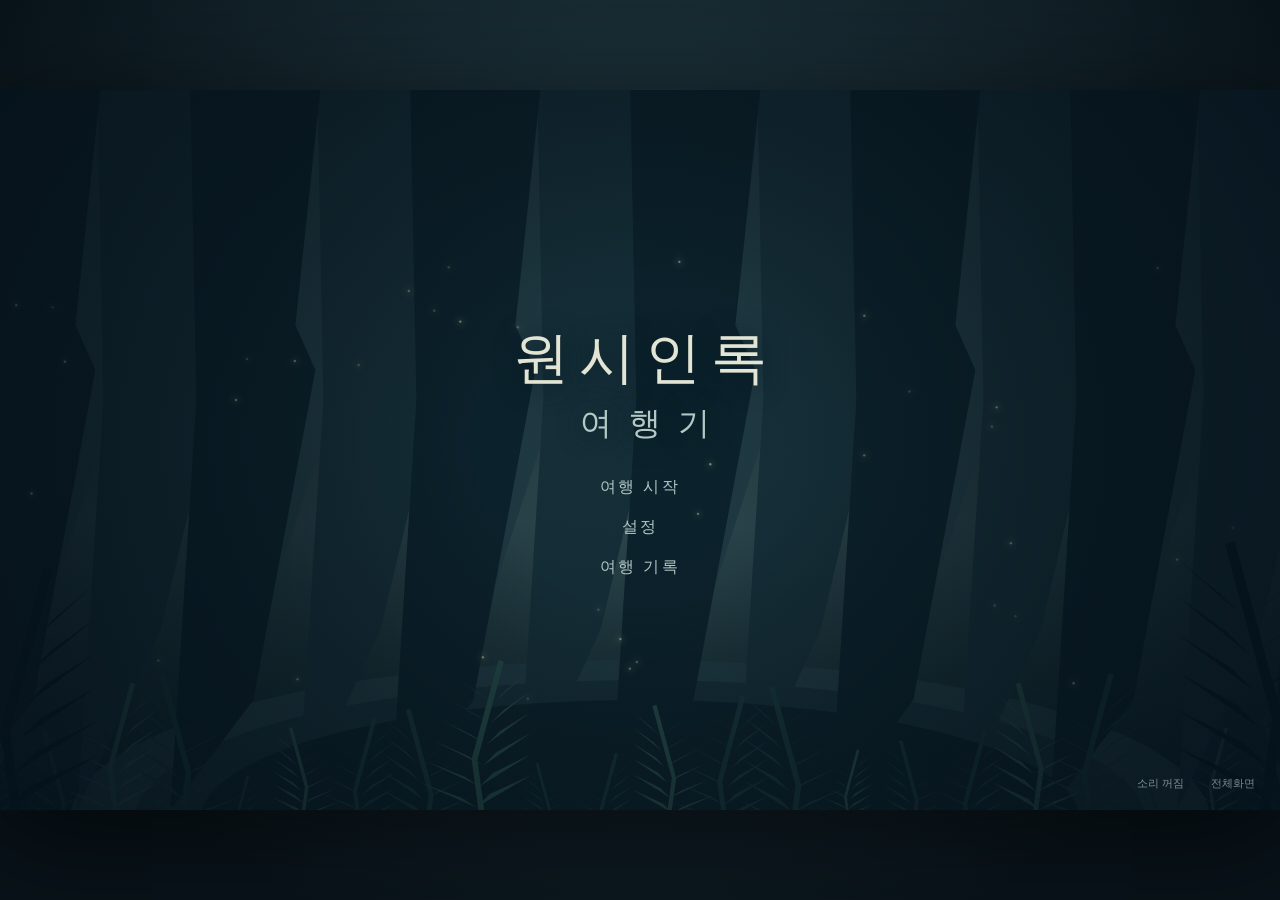
<file: primal-journey/primal-journey.html>
<!DOCTYPE html>
<html lang="ko">
<head>
<meta charset="utf-8">
<meta name="viewport" content="width=device-width,initial-scale=1,viewport-fit=cover">
<meta name="theme-color" content="#101d26">
<title>원시인록 여행기 — 하늘 절벽</title>
<style>
:root{--night:#101d26;--mist:#b9d7d5;--bone:#efe5c9;--amber:#e8aa60;--line:#587476}
*{box-sizing:border-box}html,body{margin:0;width:100%;height:100%;background:#081218;color:var(--bone);font-family:"Malgun Gothic","Apple SD Gothic Neo",sans-serif;overflow:hidden}
body{display:flex;align-items:center;justify-content:center;background:radial-gradient(ellipse at 50% 30%,#203740,#081218 80%)}
#shell{width:min(100vw,calc(100dvh * 1.77778));aspect-ratio:16/9;position:relative;overflow:hidden;box-shadow:0 20px 100px #0008;background:var(--night);touch-action:none}
canvas{display:block;width:100%;height:100%;outline:none}
.layer{position:absolute;inset:0;display:none;align-items:center;justify-content:center;background:#07131b9c;backdrop-filter:blur(5px);z-index:5}.layer.open{display:flex}
#title{background:linear-gradient(90deg,#07131bf5 0%,#0b1b26c9 44%,#0b1b2600 78%);backdrop-filter:none;justify-content:flex-start;padding:6%}
.intro{width:55%;max-width:650px}.eyebrow{font-size:clamp(8px,1.05vw,14px);letter-spacing:.24em;color:var(--amber);margin:0 0 18px}
h1{font-family:"Batang","AppleMyungjo",serif;font-size:clamp(24px,5.3vw,72px);letter-spacing:-.055em;line-height:1.15;font-weight:700;margin:0 0 19px;text-shadow:0 3px 28px #0009}h1 span{display:block;color:var(--mist)}
.intro p.desc{font-size:clamp(9px,1.25vw,17px);line-height:1.8;color:#b5c9c8;max-width:31em;margin:0 0 25px;word-break:keep-all}
button{font:inherit;cursor:pointer;color:var(--bone);touch-action:manipulation}button:focus-visible{outline:2px solid var(--amber);outline-offset:5px}
.primary{border:1px solid #d4ac75;background:#c38c4430;padding:13px 26px;min-width:190px;text-align:left;font-size:clamp(11px,1.25vw,17px);letter-spacing:.05em;transition:background .15s}.primary:hover{background:#c38c4460}.primary b{float:right;margin-left:32px;font-weight:400}
.controls{font-size:clamp(8px,.9vw,13px);color:#a3bdbd;line-height:2.2;margin-top:23px}.controls kbd{font-family:inherit;color:var(--bone);border:1px solid #829d9d66;padding:2px 5px;border-radius:3px;background:#14293380;margin-right:4px}.controls .sep{margin:0 8px;color:#577276}
.note{font-size:clamp(7px,.8vw,11px);color:#789596;margin-top:15px}
.panel{text-align:center;max-width:80%;padding:25px}.panel h2{font-family:Batang,serif;font-size:clamp(25px,4.6vw,62px);font-weight:400;letter-spacing:.05em;margin:12px 0 16px}.panel p{color:var(--mist);font-size:clamp(10px,1.15vw,16px);line-height:1.8}.panel .primary{text-align:center;margin-top:16px}.sub{border:0;background:none;color:#98b6b7;display:block;margin:18px auto 0;font-size:clamp(10px,1vw,14px)}
#utility{position:absolute;top:15px;right:16px;display:flex;gap:7px;z-index:8}#utility button{background:#0b1b26ae;border:1px solid #59757877;font-size:11px;padding:7px 10px;color:#b9cfce;border-radius:3px}
#touch{position:absolute;inset:0;pointer-events:none;display:none;z-index:3}#touch button{pointer-events:auto;width:54px;height:54px;border:1px solid #d1e4d344;background:#0b1b2680;border-radius:50%;color:#e8e5d6;font-size:13px;user-select:none;-webkit-user-select:none}.pad{position:absolute;bottom:18px;display:flex;align-items:flex-end;gap:10px}.pad.left{left:18px}.pad.right{right:18px}#touch button:active{background:#d1ac6977}.pad.right button:nth-child(2){margin-bottom:28px}
#rotate{display:none;position:fixed;bottom:10px;font-size:11px;color:#8da6a6;pointer-events:none}
.intro{max-height:100%;overflow-y:auto;scrollbar-width:thin;scrollbar-color:#587476 transparent;padding-right:8px}.record-card{margin-top:15px;border-top:1px solid #78998a66;padding-top:12px;max-width:460px}.record-card h2{font-size:12px;color:#b5c9c8;letter-spacing:.08em;font-weight:400;margin:0 0 7px}.record-card .best-stars{color:#e8bb70;font-size:22px;letter-spacing:.13em;line-height:1.2}.record-card p{font-size:11px;color:#a3bdbd;line-height:1.6;margin:5px 0}.record-card details{font-size:11px;color:#a3bdbd;margin-top:7px}.record-card summary{cursor:pointer;color:#d3c6a5}.record-card ol{padding-left:20px;line-height:1.9;margin:7px 0}.record-card .save-note{color:#799391;font-size:10px}
#title{padding:3% 6%}#title h1{font-size:clamp(24px,4.6vw,61px);margin-bottom:12px}#title .eyebrow{margin-bottom:10px}#title .intro p.desc{margin-bottom:15px}#title .controls{margin-top:12px}#title .note{margin-top:9px}#title .record-card{margin-top:10px;padding-top:9px}
.clear-stars{display:flex;justify-content:center;gap:12px;margin:15px 0 8px}.clear-stars svg{width:clamp(24px,3.8vw,48px);height:clamp(24px,3.8vw,48px);fill:#263d44;stroke:#6c8585;stroke-width:1.5}.clear-stars svg.earned{fill:#e8bb70;stroke:#fff0b9;filter:drop-shadow(0 0 7px #e8aa6044)}#clearRating{color:#e5c58a;font-size:clamp(11px,1.2vw,16px);margin:6px 0}
#skipIntro{display:none;position:absolute;right:24px;bottom:34px;z-index:4;border:1px solid #9fb5ab77;background:#10232baa;padding:9px 15px;font-size:12px;color:#e6dfc5}#shell.cinematic #skipIntro{display:block}#shell.cinematic #touch{display:none}
#settings{z-index:12}.settings-panel{width:470px;max-width:88%;max-height:94%;overflow:auto;background:#10232bee;border:1px solid #587476;padding:22px 28px;text-align:left}.settings-panel h2{font-size:26px;margin:0 0 9px;font-family:Batang,serif}.settings-panel p{font-size:12px;line-height:1.7;color:var(--mist);margin:8px 0}.bind-row{display:flex;justify-content:space-between;align-items:center;border-bottom:1px solid #58747655;padding:7px 0;font-size:13px}.bind-row button{min-width:130px;padding:6px 10px;background:#203b43;border:1px solid #68878a;color:var(--bone)}.bind-row button.wait{border-color:var(--amber);color:var(--amber)}.settings-actions{display:flex;gap:10px;flex-wrap:wrap;margin-top:13px}.settings-actions button{font-size:12px;min-width:0;padding:9px 13px}.home-settings{display:inline-block;margin:12px 0 0;text-align:left}.home-warning{border:1px solid #a87b59;background:#281f1a;padding:15px;margin-top:12px}.home-warning button{margin-right:10px}
@media(max-height:500px){.settings-panel{padding:12px 20px}.settings-panel h2{font-size:19px}.bind-row{padding:3px 0;font-size:11px}.bind-row button{padding:3px 8px}.settings-panel p{font-size:10px;margin:5px 0}.settings-actions{margin-top:8px}}
@media(pointer:coarse){#touch{display:block}.controls{display:none}.note{margin-top:12px}.primary{min-width:145px;padding:10px 18px}#utility{top:7px;right:8px}#utility button{font-size:9px;padding:5px 7px}}
@media(orientation:portrait){#rotate{display:block}.intro{width:65%}.eyebrow{margin-bottom:8px}.intro p.desc{margin-bottom:12px}h1{margin-bottom:10px}.note{display:none}.primary{padding:8px 12px;min-width:140px}.controls{margin-top:12px}#touch button{width:37px;height:37px;font-size:10px}.pad{bottom:9px;gap:6px}.pad.left{left:10px}.pad.right{right:10px}}
[hidden]{display:none!important}
#online input{font:inherit;background:#0b1b26;border:1px solid #68878a;color:var(--bone);padding:6px 9px;width:150px}.room-code{font-size:40px;letter-spacing:.3em;margin:4px 0;font-family:Batang,serif}#onlinePlayers{font-size:13px;line-height:1.9;color:var(--mist)}
#onlineLeave{display:none}#shell.online-play #onlineLeave{display:inline-block}#shell.online-play #homeBtn,#shell.online-play #pauseBtn,#shell.online-play #debugBtn,#shell.online-play #settingsBtn{display:none!important}
#killerPad{display:none;position:absolute;bottom:80px;left:50%;transform:translateX(-50%);gap:8px;z-index:4}#killerPad button{padding:12px 14px;background:#3a2a24dd;border:1px solid #ff9a7a;color:#ffe2c4;border-radius:6px}@media(pointer:coarse){#shell.killer #killerPad{display:flex}}
#shell{container-type:size}
#title{padding:0;justify-content:center;background:radial-gradient(ellipse at center,#08192318,#06131c65);text-align:center}
#title .intro{width:100%;max-width:none;overflow:visible;padding:0;max-height:none}
#title h1{font-family:"Nanum Myeongjo","Batang","AppleMyungjo",serif;font-weight:400;font-size:clamp(19px,4.4cqw,60px);letter-spacing:.18em;line-height:1.5;margin:0 0 clamp(8px,3cqh,26px);padding-left:.18em;color:#e2e4d4;text-shadow:0 2px 26px #071b24}
#title h1 span{font-size:.56em;letter-spacing:.55em;padding-left:.55em;color:#b4c9c6}
.title-menu{display:flex;flex-direction:column;align-items:center;gap:clamp(1px,.6cqh,7px)}
.title-menu button{border:0;background:transparent;color:#afc6c3;font-size:clamp(10px,1.25cqw,17px);line-height:1.35;letter-spacing:.14em;padding:clamp(2px,1cqh,7px) 22px;transition:color .25s,text-shadow .25s}
.title-menu button:hover,.title-menu button:focus-visible{color:#f0e4c4;text-shadow:0 0 16px #a9d0bc88}
#journeyStatus{font-size:10px;color:#a6bbb4;position:absolute;bottom:7%;left:10%;right:10%;margin:0}
#shell.at-title #touch,#shell:not(.in-play) #touch,#shell.at-title #homeBtn,#shell.at-title #settingsBtn,#shell.at-title #pauseBtn{display:none!important}
#shell.at-title #utility{top:auto;bottom:12px;right:15px;opacity:.65}#shell.at-title #utility button{border:0;background:none}
#shell.at-title~#rotate{display:none}
#debugPanel{position:absolute;right:16px;top:55px;z-index:9;width:min(270px,48%);max-height:calc(100% - 150px);overflow:auto;padding:12px;background:#10232bf5;border:1px solid #a78255;border-radius:4px;font-size:12px;box-shadow:0 8px 24px #0006}#debugPanel h2{font-size:14px;margin:0 0 7px}#debugPanel p{margin:6px 0;color:var(--mist);line-height:1.5}#debugPanel .debug-actions{display:flex;gap:6px;flex-wrap:wrap}#debugPanel button{padding:7px 9px;background:#203b43;border:1px solid #68878a;border-radius:3px;font-size:12px}#debugPanel #closeDebug{margin-top:8px;width:100%}#debugPanel button:disabled{opacity:.45;cursor:default}#debugStatus{color:var(--amber)!important}#shell.at-title #debugBtn{display:none!important}
@media(max-height:500px){#debugPanel{top:38px;right:8px;padding:8px;font-size:10px}#debugPanel h2{font-size:12px}#debugPanel button{padding:5px 7px;font-size:11px}}
#records .settings-panel{background:#10232bf5}#records h3{font-family:Batang,serif;font-size:17px;font-weight:400;color:var(--bone)}#records .record-card{max-width:none}#records ol{font-size:11px;line-height:1.9;color:var(--mist)}
@media(prefers-reduced-motion:reduce){.title-menu button{transition:none}}
</style>
</head>
<body>
<div id="shell" class="at-title">
<canvas id="game" width="1280" height="720" tabindex="0" aria-label="원시인록 여행기. A D 이동, W 더블점프, S 아래로, J 공격, F 투척, Shift 회피."></canvas>
<div id="title" class="layer open"><div class="intro">
<h1>원시인록<span>여행기</span></h1>
<nav class="title-menu" aria-label="여행 메뉴"><button id="start">여행 시작</button><button id="continue" hidden>이어하기</button><button id="titleSettings">설정</button><button id="openRecords">여행 기록</button><button id="onlineBtn" hidden>온라인 대전</button></nav>
<p id="journeyStatus" role="status"></p>
</div></div>
<div id="records" class="layer" role="dialog" aria-modal="true" aria-labelledby="recordsHeading"><div class="settings-panel"><h2 id="recordsHeading">여행 기록</h2><section class="record-card"><h3 id="valleyRecordName">???</h3><div id="titleBest" class="best-stars"></div><p id="titleRecord"></p><details id="recordDetails"><summary>최근 발자취</summary><ol id="recordList"></ol></details></section><section id="caveRecords" class="record-card"></section><section id="skyRecords" class="record-card"></section><section id="moonRecords" class="record-card"></section><p id="recordSaveNote" class="save-note">기록은 현재 브라우저에 저장됩니다.</p><button id="closeRecords" class="sub">돌아가기</button></div></div>
<div id="online" class="layer" role="dialog" aria-modal="true" aria-labelledby="onlineHeading"><div class="settings-panel"><p class="eyebrow">모두의 여행</p><h2 id="onlineHeading">온라인 대전</h2><section id="onlineEntry"><p>최대 8명. 라운드마다 미니게임이 무작위로 정해지고, 탈락자를 가려 마지막 한 명이 남을 때까지 이어집니다. 탈락하면 관전하거나 나갈 수 있습니다.</p><div class="bind-row"><span>닉네임</span><input id="onlineName" maxlength="10" autocomplete="off"></div><div class="settings-actions"><button id="onlineCreateBtn" class="primary">방 만들기</button></div><div class="bind-row"><span>방 코드</span><input id="onlineJoinCode" maxlength="4" autocomplete="off" placeholder="ABCD"></div><div class="settings-actions"><button id="onlineJoinBtn" class="primary">참가하기</button></div><p id="onlineNote" class="save-note"></p></section><section id="onlineRoom" hidden><p>방 코드 · 친구에게 알려주세요</p><h3 id="onlineCode" class="room-code"></h3><p id="onlineStatus" role="status"></p><ol id="onlinePlayers"></ol><div class="settings-actions"><button id="onlineStartBtn" class="primary">시작</button><button id="onlineAgainBtn" class="primary">다시 하기</button></div></section><button id="onlineBack" class="sub">나가기</button></div></div>
<div id="dead" class="layer"><div class="panel"><p class="eyebrow">불씨는 아직 남아 있다</p><h2>다시, 일어서라.</h2><p id="deathHint">뿔이 낮아지는 순간, 두 번째 도약을 준비하라.</p><button id="retry" class="primary">모닥불에서 재도전 ↻</button><p class="note" id="retryHelp">R 또는 Enter로 즉시 재도전</p></div></div>
<div id="pause" class="layer"><div class="panel"><p class="eyebrow">잠시 숨을 고르다</p><h2>멈춘 계곡</h2><p id="pauseControls"></p><button id="resume" class="primary">여행 계속하기 →</button><button id="returnTitle" class="sub">저장하고 나가기</button></div></div>
<div id="win" class="layer"><div class="panel"><p class="eyebrow" id="winHeading">잊힌 뿔의 계곡 · 돌파</p><h2 id="winName">거인의 침묵</h2><p id="winDescription">강철의 뿔이 부서졌다.<br>당신의 창은, 아직 꺾이지 않았다.</p><div id="clearStars" class="clear-stars" role="img" aria-label="클리어 별점"></div><p id="clearRating"></p><p id="winStats"></p><button id="continueJourney" class="primary">여행 계속하기</button><button id="winHome" class="sub">처음 화면으로</button><p class="note" id="winNote">오른편의 문이 열렸습니다.</p></div></div>
<div id="settings" class="layer"><div class="settings-panel"><p class="eyebrow">여행 준비</p><h2>설정 · 조작키</h2><p>버튼을 누른 뒤 사용할 키를 누르세요. 중복 키는 서로 교환됩니다.<br>Esc는 일시정지·설정 닫기용으로 고정됩니다.</p><div id="bindings"></div><p id="settingsStatus" role="status" aria-live="polite">변경한 키는 이 브라우저에 자동 저장됩니다.</p><div class="settings-actions"><button id="resetKeys" class="primary">기본키 복원</button><button id="closeSettings" class="primary">설정 닫기</button></div></div></div>
<div id="homeConfirm" class="layer" style="z-index:15" role="dialog" aria-modal="true" aria-labelledby="homeQuestion"><div class="panel"><h2 id="homeQuestion">저장하고 나갈까요?</h2><p>지금 있는 자리와 체력이 저장되고, 이어하기로 그 자리에서 다시 시작합니다.<br>보스 전투 중이었다면 모닥불에서 전투를 처음부터 시작합니다.</p><button id="confirmHome" class="primary">저장하고 나가기</button><button id="cancelHome" class="sub">취소</button></div></div>
<div id="utility"><button id="homeBtn">홈</button><button id="settingsBtn">설정</button><button id="debugBtn" hidden aria-controls="debugPanel" aria-expanded="false">디버그</button><button id="onlineLeave">방 나가기</button><button id="sound">소리 꺼짐</button><button id="pauseBtn">일시정지</button><button id="full">전체화면</button></div>
<section id="debugPanel" hidden role="dialog" aria-labelledby="debugHeading"><h2 id="debugHeading">디버그 · 지역 / 보스 단계</h2><p>패널을 연 동안 전투가 멈춥니다.<br>지역·단계를 변경한 여행은 기록·진행이 저장되지 않습니다.</p><p>지역 바로 이동</p><div class="debug-actions"><button id="debugStage1">1 · 트리케라톱스</button><button id="debugStage2">2 · 랩터</button><button id="debugStage3">3 · 프테라노돈</button><button id="debugStage4">4 · 스피노사우루스</button></div><div class="debug-actions"><button id="debugCourse">현재 지역 코스 처음부터</button></div><p id="debugBoss"></p><div class="debug-actions"><button id="debugOnline">온라인 대전 열기(시험)</button></div><div class="debug-actions"><button id="debugPhase1">1단계</button><button id="debugPhase2">2단계</button><button id="debugPhase3">3단계</button></div><p id="debugStatus" role="status" aria-live="polite"></p><button id="closeDebug">닫기 · F2 / Esc</button></section>
<div id="killerPad"><button id="trap-rock">1 낙석</button><button id="trap-spike">2 가시</button><button id="trap-mace">3 철퇴</button><button id="trap-floor">4 바닥</button></div>
<button id="skipIntro">도입부 건너뛰기 · Enter</button>
<div id="touch"><div class="pad left"><button data-key="left" aria-label="왼쪽">◀</button><button data-key="right" aria-label="오른쪽">▶</button><button data-key="drop" aria-label="발판 아래로">▼</button></div><div class="pad right"><button data-key="throw">투척</button><button data-key="dash">회피</button><button data-key="jump">도약</button><button data-key="attack">창</button></div></div>
</div><div id="rotate">가로 화면으로 돌리면 전투를 더 넓게 볼 수 있습니다.</div>
<script>
(()=>{'use strict';
const canvas=document.getElementById('game'),g=canvas.getContext('2d'),W=1280,H=720,FLOOR=602;
const $=id=>document.getElementById(id),clamp=(v,a,b)=>Math.max(a,Math.min(b,v)),lerp=(a,b,t)=>a+(b-a)*t;
const C={bg:'#101d26',deep:'#0a1720',rock:'#1a3038',mist:'#8baeb0',teal:'#34575b',leaf:'#38534e',gold:'#edb66d',bone:'#eee4c9',rust:'#9a6550',red:'#d07658'};
let mode='title',time=0,last=0,cam=0,shake=0,flash=0,hitstop=0,arena=false,checkpoint=false,kills=0,attempt=1,runTime=0,damageTaken=0;
let particles=[],texts=[],afterimages=[],player,boss,keys={},press={},audio=null,sound=false,seed=7731;
let introTime=0,introLanded=false,introPicked=false,pausedFrom='playing',spear=null;
let debugReturn='playing',debugUsed=false,debugJourney=false,debugSnapshot=null;
let meteorEvent=null,meteors=[];
let course=null,courseRun=null,camY=0;
function clearMeteors(){meteorEvent=null;meteors=[]}
const copyProgress=p=>p?JSON.parse(JSON.stringify(p)):null;
function discardDebugJourney(){if(debugJourney)progress=copyProgress(debugSnapshot);debugUsed=false;debugJourney=false;debugSnapshot=null}
const PLAYER_HP=6,BOSS_HP=1080,DIVE_INTERVAL=7;
// 트리케라톱스 발 구르기 충격파 · 방어 반격 (확정 수치는 건드리지 않고 덧붙인 패턴)
const TRI={stompFirst:4,stompEvery:6,stompRange:420,stompTell:.8,stompGap:.9,stompRecover:.6,stompRoom:2.5,waveSpeed:[0,520,520,650],waveH:34,waveW:36,counterTell:.25,counterSweep:.2,counterRecover:.5,counterRange:180};
 const RECORD_KEY='primalJourney.records.v1';
 const STAGE_RECORD_KEY='primalJourney.records.v2',STAGE_NAMES={1:'잊힌 뿔의 계곡',2:'울림의 동굴',3:'바람의 하늘 절벽',4:'잠긴 달의 물가'};
  let stage=1,raptors=[],raptorPhase=1,summoned=false,stageCleared=false,clearTimer=0,howlRemaining=0,packWait=0,packReserve=0,packNext='',packLead='main',packSwap=8;
  const JOURNEY_KEY='primalJourney.progress.v1';
  // 전투 기록과 독립된 여정. 위치는 검증된 모닥불/지역 경계로만 복원한다.
   function validProgress(p){return !!p&&p.version===1&&[1,2,3,4].includes(p.stage)&&['entry','camp','cleared','passage','ending','course'].includes(p.checkpoint)&&p.cleared&&[1,2,3,4].every(n=>typeof p.cleared[n]==='boolean')&&(!p.cleared[2]||p.cleared[1])&&(!p.cleared[3]||p.cleared[2])&&(!p.cleared[4]||p.cleared[3])&&(p.stage<2||p.cleared[1])&&(p.stage<3||p.cleared[2])&&(p.stage<4||p.cleared[3])&&(!['cleared','passage','ending'].includes(p.checkpoint)||p.cleared[p.stage])&&(p.checkpoint!=='passage'||p.stage<4)&&(p.checkpoint!=='ending'||p.stage===4)&&(!p.cleared[p.stage]||!['entry','camp','course'].includes(p.checkpoint))&&(p.checkpoint!=='course'||p.stage>=2&&!!p.pos)&&(p.pos===undefined||!!p.pos&&Number.isFinite(p.pos.x)&&Number.isFinite(p.pos.y))&&(p.hp===undefined||Number.isInteger(p.hp)&&p.hp>=1&&p.hp<=6)&&(p.flag===undefined||Number.isInteger(p.flag)&&p.flag>=-1)}
   function loadProgress(){try{const p=JSON.parse(localStorage.getItem(JOURNEY_KEY)||'null');if(p?.cleared&&p.cleared[3]===undefined)p.cleared[3]=false;if(p?.cleared&&p.cleared[4]===undefined)p.cleared[4]=false;if((p?.stage===2||p?.stage===3)&&p.checkpoint==='ending')p.checkpoint='passage';if(!validProgress(p))return null;const q={version:1,stage:p.stage,checkpoint:p.checkpoint,cleared:{1:p.cleared[1],2:p.cleared[2],3:p.cleared[3],4:p.cleared[4]}};if(p.pos)q.pos={x:p.pos.x,y:p.pos.y};if(p.hp!==undefined)q.hp=p.hp;if(p.flag!==undefined)q.flag=p.flag;return q}catch(e){return null}}
  let progress=loadProgress(),clearDismissed=false;
   function saveProgress(keepPos=false){if(debugJourney||!progress)return;if(!keepPos&&progress.checkpoint!=='course'){delete progress.pos;delete progress.hp;delete progress.flag}try{localStorage.setItem(JOURNEY_KEY,JSON.stringify(progress));$('journeyStatus').textContent=''}catch(e){$('journeyStatus').textContent='저장 공간을 사용할 수 없어 이번 여행은 이 창에서만 이어집니다.'}refreshContinue()}
  function refreshContinue(){$('continue').hidden=!progress;$('onlineBtn').hidden=!onlineUnlocked()}
 function loadRecords(which=1){const empty={clears:0,bestStars:0,bestTime:null,recent:[]};try{const saved=JSON.parse(localStorage.getItem(STAGE_RECORD_KEY)||'null');const r=(which===1?JSON.parse(localStorage.getItem(RECORD_KEY)||'null'):null)||saved?.stages?.[which];if(!r||!Number.isInteger(r.clears)||r.clears<0||!Number.isInteger(r.bestStars)||r.bestStars<0||r.bestStars>5||!(r.bestTime===null||Number.isFinite(r.bestTime)&&r.bestTime>=0)||!Array.isArray(r.recent))return empty;return{clears:r.clears,bestStars:r.bestStars,bestTime:r.bestTime,recent:r.recent.filter(e=>Number.isFinite(e.seconds)&&e.seconds>=0&&Number.isInteger(e.hp)&&e.hp>=1&&e.hp<=6&&Number.isInteger(e.stars)&&e.stars>=1&&e.stars<=5&&Number.isFinite(e.at)&&e.at>0).slice(0,10)}}catch(e){return empty}}
 const stageRecords={1:loadRecords(1),2:loadRecords(2),3:loadRecords(3),4:loadRecords(4)};
 let records=stageRecords[1];
function durationLabel(seconds){return `${Math.floor(seconds/60)}분 ${Math.floor(seconds%60)}초`}
function recentHTML(r){return r.recent.map(e=>`<li>${new Date(e.at).toLocaleString('ko-KR',{month:'numeric',day:'numeric',hour:'2-digit',minute:'2-digit',hour12:false})} · ${'★'.repeat(e.stars)} · 체력 ${e.hp}칸 · ${durationLabel(e.seconds)}</li>`).join('')}
function recordSummary(r){return r.clears?`총 ${r.clears}회 클리어 · 최고 ${r.bestStars} / 5 · 최단 ${durationLabel(r.bestTime)}`:'???'}
function renderSkyRecords(){const r=stageRecords[3];$('skyRecords').innerHTML=r.clears?`<h3>${STAGE_NAMES[3]}</h3><div class="best-stars">${'★'.repeat(r.bestStars)}${'☆'.repeat(5-r.bestStars)}</div><p>${recordSummary(r)}</p>${r.recent.length?`<details><summary>최근 발자취</summary><ol>${recentHTML(r)}</ol></details>`:''}`:'<h3>???</h3><div class="best-stars">???</div><p>???</p>'}
function renderRecords(){const r=stageRecords[1],c=stageRecords[2],known=r.clears>0;$('valleyRecordName').textContent=known?STAGE_NAMES[1]:'???';$('titleBest').textContent=known?'★'.repeat(r.bestStars)+'☆'.repeat(5-r.bestStars):'???';$('titleBest').setAttribute('aria-label',known?`최고 별점 ${r.bestStars}개`:'???');$('titleRecord').textContent=recordSummary(r);$('recordDetails').hidden=!known||!r.recent.length;$('recordList').innerHTML=known?recentHTML(r):'';$('caveRecords').innerHTML=c.clears?`<h3>${STAGE_NAMES[2]}</h3><div class="best-stars">${'★'.repeat(c.bestStars)}${'☆'.repeat(5-c.bestStars)}</div><p>${recordSummary(c)}</p>${c.recent.length?`<details><summary>최근 발자취</summary><ol>${recentHTML(c)}</ol></details>`:''}`:'<h3>???</h3><div class="best-stars">???</div><p>???</p>'}
function recordClear(){if(debugUsed||debugJourney){$('clearRating').textContent+=' · 디버그 테스트 · 기록 제외';return}records=stageRecords[stage];const entry={at:Date.now(),hp:player.hp,stars:clearStarsFor(player.hp),seconds:Math.round(runTime*100)/100};records.clears++;records.bestStars=Math.max(records.bestStars,entry.stars);records.bestTime=records.bestTime===null?entry.seconds:Math.min(records.bestTime,entry.seconds);records.recent.unshift(entry);records.recent=records.recent.slice(0,10);try{if(stage===1)localStorage.setItem(RECORD_KEY,JSON.stringify(records));localStorage.setItem(STAGE_RECORD_KEY,JSON.stringify({stages:stageRecords,unlockedStage2:stageRecords[1].clears>0}));$('recordSaveNote').textContent='기록은 현재 브라우저에 저장됩니다.'}catch(e){$('recordSaveNote').textContent='저장 공간을 사용할 수 없어 기록이 이번 실행에만 유지됩니다.';$('clearRating').textContent+=' · 영구 저장 불가'}renderRecords()}
// Keep the legacy record renderer intact; append the third independent record card.
const renderLegacyRecords=renderRecords;
// 미클리어 지역은 이름·별점·정보 모두 ??? 로 숨긴다.
function renderMoonRecords(){const r=stageRecords[4];$('moonRecords').innerHTML=r.clears?`<h3>${STAGE_NAMES[4]}</h3><div class="best-stars">${'★'.repeat(r.bestStars)}${'☆'.repeat(5-r.bestStars)}</div><p>${recordSummary(r)}</p>${r.recent.length?`<details><summary>최근 발자취</summary><ol>${recentHTML(r)}</ol></details>`:''}`:'<h3>???</h3><div class="best-stars">???</div><p>???</p>'}
renderRecords=function(){renderLegacyRecords();renderSkyRecords();renderMoonRecords()};
renderRecords();
 const defaults={left:'KeyA',right:'KeyD',jump:'KeyW',drop:'KeyS',attack:'KeyJ',dash:'KeyK',retry:'KeyR',throw:'KeyL'};
 const actionNames={left:'왼쪽 이동',right:'오른쪽 이동',jump:'점프 / 더블점프',drop:'발판 아래로',attack:'창 공격',dash:'무적 회피',retry:'재도전',throw:'창 던지기'};
let bindings={...defaults},waitingKey=null,settingsReturn='title',settingsLayer='title';
 try{const saved=JSON.parse(localStorage.getItem('primalJourney.keys.v2')||'null');if(saved){const legacy=!saved.drop,old={...defaults,jump:'Space',dash:'ShiftLeft',throw:'KeyF'};delete old.drop;const untouched=legacy&&Object.keys(old).every(a=>saved[a]===old[a]||a==='throw'&&!saved[a]);const previous={...defaults,dash:'ShiftLeft',throw:'KeyF'};const previousDefault=Object.keys(previous).every(a=>saved[a]===previous[a]);if(untouched||previousDefault){Object.assign(saved,defaults)}if(!saved.throw)saved.throw=['KeyL','KeyF','KeyG','KeyV','KeyB','KeyT','KeyY','KeyU'].find(c=>!Object.values(saved).includes(c));if(!saved.drop)saved.drop=['KeyS','ArrowDown',...'XCZQERTYUIOPASDFGHJKLBNMVW'.split('').map(c=>'Key'+c)].find(c=>!Object.values(saved).includes(c));const used=new Set();for(const a of Object.keys(defaults)){if(typeof saved[a]!=='string'||!validKey(saved[a])||used.has(saved[a]))throw Error('invalid');used.add(saved[a])}bindings={...saved};if(legacy||previousDefault)localStorage.setItem('primalJourney.keys.v2',JSON.stringify(bindings))}}catch(e){}
function validKey(c){return /^(Key[A-Z]|Digit[0-9]|Arrow(Left|Right|Up|Down)|Space|Shift(Left|Right)|Control(Left|Right)|Alt(Left|Right)|Enter|Tab|Backspace|Comma|Period|Slash|Semicolon|Quote|BracketLeft|BracketRight|Minus|Equal)$/.test(c)}
function keyName(c){const names={Space:'스페이스',ShiftLeft:'왼쪽 Shift',ShiftRight:'오른쪽 Shift',ControlLeft:'왼쪽 Ctrl',ControlRight:'오른쪽 Ctrl',AltLeft:'왼쪽 Alt',AltRight:'오른쪽 Alt',ArrowLeft:'←',ArrowRight:'→',ArrowUp:'↑',ArrowDown:'↓',Enter:'Enter',Tab:'Tab',Backspace:'Backspace'};return names[c]||c.replace(/^Key|^Digit/,'')}
 function controlText(){return `${keyName(bindings.left)} / ${keyName(bindings.right)} 이동 · ${keyName(bindings.jump)} 더블점프 · ${keyName(bindings.drop)} 아래로 · ${keyName(bindings.attack)} 창 공격 · ${keyName(bindings.throw)} 투척 · ${keyName(bindings.dash)} 회피`}
function refreshControls(){const t=controlText();$('pauseControls').textContent=t+` · ${keyName(bindings.retry)} 모닥불로 · Esc 일시정지`;$('retryHelp').textContent=keyName(bindings.retry)+' 또는 Enter로 즉시 재도전';canvas.setAttribute('aria-label','원시인록 여행기. '+t);$('bindings').innerHTML=Object.keys(defaults).map(a=>`<div class="bind-row"><span>${actionNames[a]}</span><button data-bind="${a}" class="${waitingKey===a?'wait':''}">${waitingKey===a?'새 키를 누르세요':keyName(bindings[a])}</button></div>`).join('')}
function saveKeys(){try{localStorage.setItem('primalJourney.keys.v2',JSON.stringify(bindings));$('settingsStatus').textContent='키 설정을 저장했습니다.'}catch(e){$('settingsStatus').textContent='저장 공간을 사용할 수 없어 이번 실행에만 적용됩니다.'}refreshControls()}
function assignKey(action,code){if(!validKey(code)){$('settingsStatus').textContent='문자·숫자·방향키 또는 Shift, Ctrl 등 다른 키를 선택하세요.';return false}const other=Object.keys(bindings).find(a=>a!==action&&bindings[a]===code);if(other)bindings[other]=bindings[action];bindings[action]=code;waitingKey=null;keys={};press={};saveKeys();return true}
function openSettings(){if(mode==='settings')return;if(mode==='debug')closeDebug();settingsReturn=mode;settingsLayer=mode==='title'?'title':mode==='paused'?'pause':mode==='dead'?'dead':mode==='won'?'win':'';mode='settings';keys={};press={};waitingKey=null;$('homeConfirm').hidden=true;layers('settings');refreshControls()}
function closeSettings(){waitingKey=null;keys={};press={};mode=settingsReturn;layers(settingsLayer);refreshControls();if(mode==='playing')canvas.focus()}
function goHome(){if(debugJourney)discardDebugJourney();else saveField();clearMeteors();mode='title';keys={};press={};cam=0;refreshContinue();renderRecords();layers('title');$('homeConfirm').hidden=true}
let homeReturn='playing',homeLayer='';
function requestHome(){if(online){onlineClose(true);return}if(mode==='title'||mode==='home')return;if(mode==='debug')closeDebug();homeReturn=mode;homeLayer=({settings:'settings',paused:'pause',dead:'dead',won:'win',records:'records'})[mode]||'';mode='home';keys={};press={};$('homeConfirm').hidden=false;layers('homeConfirm');$('cancelHome').focus()}
function cancelHome(){mode=homeReturn;keys={};press={};layers(homeLayer);if(mode==='playing'||mode==='cutscene')canvas.focus()}
const rand=()=>{seed=(seed*1664525+1013904223)>>>0;return seed/4294967296};
const decor=Array.from({length:100},()=>({x:rand()*3100,y:rand()*530,r:rand()*3+.5,s:rand()*2+1}));
const plats=[{x:390,y:505,w:170},{x:625,y:420,w:150},{x:895,y:488,w:180},{x:1125,y:401,w:150}];
const pteraPlats=[{x:1850,y:440,w:190},{x:2520,y:440,w:190}];
function activePlatforms(){return stage===3?[...plats,...pteraPlats].filter(p=>!arena||p.x>1500):arena?[]:plats}
function tone(f,d=.1,type='sine',vol=.06,delay=0){if(!sound)return;try{audio=audio||new(window.AudioContext||window.webkitAudioContext)();if(audio.state==='suspended')audio.resume();const a=audio.currentTime+delay,o=audio.createOscillator(),v=audio.createGain();o.type=type;o.frequency.setValueAtTime(f,a);o.frequency.exponentialRampToValueAtTime(Math.max(30,f*.5),a+d);v.gain.setValueAtTime(vol,a);v.gain.exponentialRampToValueAtTime(.001,a+d);o.connect(v).connect(audio.destination);o.start(a);o.stop(a+d)}catch(e){}}
function noise(d=.12,vol=.08){if(!sound)return;try{audio=audio||new(window.AudioContext||window.webkitAudioContext)();const b=audio.createBuffer(1,Math.ceil(audio.sampleRate*d),audio.sampleRate),v=b.getChannelData(0);for(let i=0;i<v.length;i++)v[i]=(Math.random()*2-1)*(1-i/v.length);const n=audio.createBufferSource(),gain=audio.createGain();n.buffer=b;gain.gain.value=vol;n.connect(gain).connect(audio.destination);n.start()}catch(e){}}
function burst(x,y,n,color=C.gold,power=190){for(let i=0;i<n;i++){const a=Math.random()*Math.PI*2,s=Math.random()*power;particles.push({x,y,vx:Math.cos(a)*s,vy:Math.sin(a)*s-60,life:.3+Math.random()*.5,max:.8,r:1+Math.random()*4,c:color})}}
function message(t,sub='',duration=2.6){texts.push({t,sub,life:duration,max:duration})}
function layers(id){['title','dead','pause','win','settings','records','homeConfirm','online'].forEach(x=>$(x).classList.toggle('open',x===id));$('shell').classList.toggle('cinematic',mode==='cutscene');$('shell').classList.toggle('at-title',mode==='title'||mode==='online'||mode==='records'||mode==='settings'&&settingsReturn==='title');$('shell').classList.toggle('in-play',mode==='playing');$('debugPanel').hidden=mode!=='debug';$('debugBtn').hidden=!['playing','paused','debug'].includes(mode);$('debugBtn').setAttribute('aria-expanded',String(mode==='debug'))}
function reset(toBoss=false){spear=null;player={x:toBoss?1660:150,y:FLOOR,vx:0,vy:0,dir:1,hp:PLAYER_HP,max:PLAYER_HP,jumps:0,ground:true,coyote:.1,jumpBuffer:0,atk:0,atkCD:0,attackHit:false,attackHits:new Set(),inv:0,dash:0,dashCD:0,hurt:0};boss={x:2450,y:FLOOR,hp:BOSS_HP,max:BOSS_HP,phase:1,state:'idle',timer:1.6,dir:-1,vx:0,elapsed:0,guardAt:9,diveAt:DIVE_INTERVAL,chargeCD:1.8,hit:0,transform:0,dead:false,kick:0,laserDelay:-1,laserTime:0,laserAngle:0,laserWarm:0,stompAt:TRI.stompFirst,stompsLeft:0,counterUsed:false,counterHit:false,waves:[]};particles=[];afterimages=[];texts=[];shake=0;flash=0;hitstop=0;arena=toBoss;checkpoint=toBoss;cam=toBoss?1500:0;runTime=0;damageTaken=0;keys={};press={};time=0;
  clearMeteors();
  raptors=[];raptorPhase=1;summoned=false;stageCleared=false;clearDismissed=false;clearTimer=0;howlRemaining=0;resetPack();
  if(stage===2){raptors=[makeRaptor('main',800,2400)];boss=raptors[0];if(toBoss)player.x=1750}
  if(stage===3){boss=makePtera();if(toBoss)player.x=1750}
  if(stage===4){boss=makeSpino();if(toBoss)player.x=1750}
  player.dropTime=0;course=null;courseRun=null;camY=0;
}
reset();
function start(){discardDebugJourney();progress={version:1,stage:1,checkpoint:'entry',cleared:{1:false,2:false,3:false,4:false}};enterRegion(1,true);saveProgress()}
function enterRegion(which,cinematic=false,skipCourse=false){stage=which;records=stageRecords[stage];attempt=1;reset(false);introTime=0;introLanded=false;introPicked=false;mode=cinematic?'cutscene':'playing';layers('');canvas.focus();if(!cinematic&&!skipCourse&&COURSES[which]){enterCourse(which,null);return}if(stage===2)message('울림의 동굴','물방울 소리를 따라, 안쪽으로',3);if(stage===4)message('잠긴 달의 물가','검은 물 아래, 무언가 숨 쉬고 있다',3)}
// 개발 미리보기 전용. 타이틀에는 지역 선택 경로가 없다.
function startStage(which=1){if(![1,2,3,4].includes(which))return false;progress={version:1,stage:which,checkpoint:'entry',cleared:{1:which>=2,2:which>=3,3:which>=4,4:false}};enterRegion(which,which===1,true);saveProgress();return true}
function startStage3(){return startStage(3)}
function restoreProgress(){const p=progress;if(!p)return false;stage=p.stage;records=stageRecords[stage];reset(false);if(p.checkpoint==='camp'){checkpoint=true;player.x=1430;cam=1020}if(p.cleared[stage]){stageCleared=true;clearDismissed=true;arena=checkpoint=true;player.x=(p.checkpoint==='passage'?2920:p.checkpoint==='ending'?3200:2530)+regionShift();boss.hp=0;boss.dead=true;boss.state='dead';boss.timer=0;for(const r of raptors){r.hp=0;r.dead=true;r.state='dead'}summoned=stage===2;cam=clamp(player.x-410,0,worldEnd()-W)}
 if(p.checkpoint==='course'&&COURSES[stage]){enterCourse(stage,{x:p.pos.x,y:p.pos.y,flag:p.flag??-1});if(p.hp)player.hp=p.hp}
 else if(p.checkpoint==='entry'&&COURSES[stage]&&!p.pos)enterCourse(stage,null);
 else if(p.pos){player.x=clamp(p.pos.x,35,worldEnd()-30);player.y=FLOOR;if(p.hp)player.hp=p.hp;if(!stageCleared&&player.x>1400)checkpoint=true;cam=clamp(player.x-410,0,worldEnd()-W)}
 mode='playing';layers('');canvas.focus();return true}
function continueJourney(){if(mode==='won'){clearDismissed=true;mode='playing';keys={};press={};saveProgress();layers('');canvas.focus();message('길이 열렸다',stage===1?'오른편 문 너머로 물소리가 들린다.':stage===3?'바람이 잦아드는 쪽, 물비린내를 따라가자.':'고요한 빛을 향해 걸어가자.',3)}}
function continueSaved(){discardDebugJourney();refreshContinue();return restoreProgress()}
function worldEnd(){return (stageCleared?stage<4?3650:3500:2780)+regionShift()}
function markCleared(){stageCleared=true;progress=progress||{version:1,stage,checkpoint:'entry',cleared:{1:stage>=2,2:stage>=3,3:stage>=4,4:false}};progress.stage=stage;progress.cleared[stage]=true;progress.checkpoint='cleared';saveProgress()}
function finishIntro(){if(mode!=='cutscene')return;reset(false);mode='playing';layers('');canvas.focus();message('잊힌 뿔의 계곡','인록의 생존이 시작된다.',3)}
function updateIntro(dt){introTime+=dt;if(introTime>=2.7&&!introLanded){introLanded=true;burst(560,FLOOR,36,C.mist,230);shake=10;noise(.3,.1);tone(75,.3,'triangle',.06)}if(introTime>=9.5&&!introPicked){introPicked=true;burst(738,FLOOR-28,18,C.gold,100);tone(440,.3,'triangle',.05);tone(660,.5,'triangle',.04,.14)}if(introTime>=13.5)finishIntro()}
function retry(){if(stageCleared){if(mode==='won')continueJourney();else restoreProgress();return}attempt++;if(course){const at=courseRespawn(),which=stage;reset(false);enterCourse(which,at);mode='playing';layers('');canvas.focus();message('깃발에서','다시, 더 조심스럽게',1.6);return}const atCamp=checkpoint;reset(false);if(atCamp){checkpoint=true;player.x=1430;cam=1020}mode='playing';layers('');canvas.focus();if(atCamp)message('모닥불에서','문 너머의 울림은 아직 남아 있다',2)}
function pause(){if(online)return;if(mode==='playing'||mode==='cutscene'){pausedFrom=mode;mode='paused';keys={};press={};layers('pause')}else if(mode==='paused'){mode=pausedFrom;layers('');canvas.focus()}}
function refreshDebug(){
 $('debugBoss').textContent=STAGE_NAMES[stage]+' · 현재 '+(stage===2?raptorPhase:boss.phase)+'단계';
 $('debugStatus').textContent=debugJourney?'디버그 테스트 · 기록·진행 저장 제외 (홈에서 종료)':'단계를 선택할 때만 테스트 실행으로 전환됩니다.';
 for(const n of [1,2,3])$('debugPhase'+n).disabled=stageCleared||boss.dead;for(const n of [1,2,3,4])$('debugStage'+n).setAttribute('aria-pressed',String(stage===n));
}
function toggleDebug(){if(online)return false;
 if(mode==='debug'){closeDebug();return true}
 if(!['playing','paused'].includes(mode)||mode==='paused'&&pausedFrom!=='playing')return false;
 debugReturn=mode;mode='debug';keys={};press={};layers('');refreshDebug();$('closeDebug').focus();return true;
}
function closeDebug(){if(mode!=='debug')return false;mode=debugReturn;keys={};press={};layers(mode==='paused'?'pause':'');if(mode==='playing')canvas.focus();else $('resume').focus();return true}
function debugStage(which){
 if(mode!=='debug'||![1,2,3,4].includes(which))return false;
 if(!debugJourney){debugSnapshot=copyProgress(progress);debugJourney=true}debugUsed=true;
 const returnTo=debugReturn;
 progress={version:1,stage:which,checkpoint:'camp',cleared:{1:which>=2,2:which>=3,3:which>=4,4:false}};
 stage=which;records=stageRecords[which];attempt=1;reset(true);mode='debug';debugReturn=returnTo;debugUsed=true;
 debugPhase(1);layers('');refreshDebug();return true;
}
function debugPhase(n){
 if(mode!=='debug'||![1,2,3].includes(n)||stageCleared||boss.dead)return false;
 // 절대로 reset()으로 테스트 표시를 지우지 않는다. 원본 여정은 별도 복제본으로 보존한다.
 if(!debugJourney){debugSnapshot=copyProgress(progress);debugJourney=true}debugUsed=true;
  course=null;courseRun=null;camY=0;arena=checkpoint=true;cam=1500;clearTimer=0;clearDismissed=false;howlRemaining=0;
  clearMeteors();
 spear=null;particles=[];texts=[];afterimages=[];shake=flash=hitstop=0;keys={};press={};
 Object.assign(player,{x:1750,y:FLOOR,vx:0,vy:0,dir:1,jumps:0,ground:true,coyote:.1,jumpBuffer:0,atk:0,atkCD:0,attackHit:false,attackHits:new Set(),inv:0,dash:0,dashCD:0,hurt:0});
 if(stage===2){
  raptorPhase=n;summoned=n>=2;resetPack();
  raptors=[makeRaptor('main',RAPTOR.mainHP,2400)];
  if(n>=2)raptors.push(makeRaptor('ally',RAPTOR.allyHP,2640));
  raptors.forEach((r,i)=>{r.hp=i===0?(n===1?RAPTOR.mainHP:n===2?RAPTOR.summonHP:RAPTOR.robotHP):RAPTOR.allyHP;r.robot=n===3;r.rollAt=5+i*2.5;r.hudReveal=1});
  boss=raptors[0];
  }else if(stage===3){
   boss=makePtera();boss.hp=[0,PTERA.hp,PTERA.robotHP,PTERA.laserHP][n];boss.phase=n;boss.robot=n>=2;
  }else if(stage===4){
   boss=makeSpino();boss.hp=[0,SPINO.hp,SPINO.robotHP,SPINO.stormHP][n];boss.phase=n;boss.robot=n>=2;if(n>=2){boss.darkAt=SPINO.darkFirst;boss.floodAt=SPINO.floodFirst}if(n>=3)boss.tideAt=SPINO.tideFirst;
  }else{
  Object.assign(boss,{x:2450,y:FLOOR,hp:[0,1080,720,360][n],max:BOSS_HP,phase:n,state:'walk',timer:0,dir:-1,vx:0,elapsed:0,guardAt:9,diveAt:DIVE_INTERVAL,chargeCD:1.8,hit:0,transform:0,dead:false,kick:0,laserDelay:-1,laserTime:0,laserAngle:0,laserWarm:0,stompAt:TRI.stompFirst,stompsLeft:0,counterUsed:false,counterHit:false,waves:[]});
 }
  player.dropTime=0;refreshDebug();return true;
}
function die(){if(mode!=='playing')return;mode='dead';keys={};burst(player.x,player.y-25,38,C.bone,270);shake=10;noise(.45,.13);$('deathHint').textContent=boss.phase===1?'돌진 전 1초. 뿔이 낮아지면 두 번 도약하라.':boss.phase===2?'몸을 낮추면 도약하라. 방어태세가 끝난 순간을 노려라.':'더 빠른 발걸음. 무적 회피로 파고들어 창을 찔러라.';layers('dead')}
function clearStarsFor(hp){return hp>=6?5:hp===5?4:hp===4?3:hp===3?2:1}
function showClearRating(hp){const stars=clearStarsFor(hp);$('clearStars').innerHTML=Array.from({length:5},(_,i)=>`<svg viewBox="0 0 32 32" aria-hidden="true" class="${i<stars?'earned':''}"><path d="M16 2 20.2 10.5 29.6 11.9 22.8 18.5 24.4 27.9 16 23.5 7.6 27.9 9.2 18.5 2.4 11.9 11.8 10.5Z"/></svg>`).join('');$('clearStars').setAttribute('aria-label',`별 5개 중 ${stars}개`);$('clearRating').textContent=`남은 체력 ${hp}칸 · 별 ${stars} / 5`}
function configureWin(){const second=stage===2;$('winHeading').textContent=STAGE_NAMES[stage]+' · 돌파';$('winName').textContent=stage===4?'잠긴 달의 침묵':stage===3?'날개 너머의 고요':second?'울림의 끝':'거인의 침묵';$('winDescription').innerHTML=stage===4?'강철 지느러미가 가라앉았다.<br>검은 물 위로 달빛이 번진다.':stage===3?'강철 날개가 내려앉았다.<br>절벽에는 바람만이 남았다.':second?'두 발톱의 강철이 멈췄다.<br>동굴에 다시 고요가 찾아왔다.':'강철의 뿔이 부서졌다.<br>당신의 창은, 아직 꺾이지 않았다.';$('winNote').textContent=stage===4?'오른편 길에서 잠시 숨을 고릅니다.':stage===3?'오른편 길이 물가로 이어집니다.':second?'오른편 길이 하늘 절벽으로 이어집니다.':'오른편의 문이 열렸습니다.'}
function victory(){if(stage===2){if(stageCleared||!summoned||raptors.some(r=>!r.dead))return;markCleared();clearTimer=2.3;configureWin();showClearRating(player.hp);recordClear();shake=18;burst(player.x,FLOOR-60,65,C.gold,340);return}if(boss.dead)return;clearMeteors();markCleared();configureWin();showClearRating(player.hp);recordClear();boss.laserTime=0;boss.laserDelay=-1;boss.dead=true;boss.state='dead';boss.timer=2.3;shake=18;flash=.5;burst(boss.x,FLOOR-100,85,C.gold,440);noise(.7,.18);[220,330,440,660].forEach((f,i)=>tone(f,.7,'triangle',.08,i*.16));}
// 온라인: 대기실에선 입력칸 타자를 막지 않고, 대전 중엔 일시정지·재도전·디버그를 막는다. 킬러는 1~4로 함정.
function onlineKey(e){if(mode==='online')return true;if(mode!=='playing')return false;const n=/^(Digit|Numpad)([1-4])$/.exec(e.code);if(n){e.preventDefault();if(!e.repeat)killerTrap(RUN_TYPES[+n[2]-1]);return true}if(['Escape','F2'].includes(e.code)||actionFor(e.code)==='retry'){e.preventDefault();return true}return false}
function actionFor(code){return Object.keys(bindings).find(a=>bindings[a]===code)}
window.addEventListener('keydown',e=>{
 if(e.target&&/^(INPUT|TEXTAREA|SELECT)$/.test(e.target.tagName))return; // 이름·방 코드 입력칸: 게임 키(WASD/JKL)가 글자 입력을 막지 않게
 if(online&&onlineKey(e))return;
 if(e.code==='F2'){if(['playing','paused','debug'].includes(mode)){e.preventDefault();if(!e.repeat)toggleDebug()}return}
 if(mode==='debug'){if(e.code==='Escape'){e.preventDefault();if(!e.repeat)closeDebug()}else if(actionFor(e.code)&&!['Enter','Space'].includes(e.code))e.preventDefault();return}
 if(mode==='home'){if(e.code==='Escape'){e.preventDefault();cancelHome()}return}if(mode==='settings'){e.preventDefault();if(e.repeat)return;if(e.code==='Escape'){if(waitingKey){waitingKey=null;refreshControls()}else closeSettings();return}if(waitingKey)assignKey(waitingKey,e.code);return}if(mode==='records'){if(e.code==='Escape')$('closeRecords').onclick();return}if(mode==='title'){if(e.code==='Enter'&&e.target===canvas){e.preventDefault();start()}return}const k=actionFor(e.code);if(k||['Escape','Enter'].includes(e.code))e.preventDefault();if(e.repeat)return;if(e.code==='Escape'){pause();return}if(mode==='cutscene'){if(e.code==='Enter')finishIntro();return}if(mode==='won'&&(k==='retry'||e.code==='Enter')){continueJourney();return}if(mode==='dead'&&(k==='retry'||e.code==='Enter')){retry();return}if(mode==='playing'&&k==='retry'){retry();return}if(k&&mode==='playing'){keys[k]=true;press[k]=true}});
window.addEventListener('keyup',e=>{if(e.target&&/^(INPUT|TEXTAREA|SELECT)$/.test(e.target.tagName))return;const k=actionFor(e.code);if(k)keys[k]=false});window.addEventListener('blur',()=>{keys={};press={};if(mode==='playing'||mode==='cutscene')pause()});
document.addEventListener('visibilitychange',()=>{if(document.hidden&&(mode==='playing'||mode==='cutscene'))pause()});
document.querySelectorAll('[data-key]').forEach(b=>{b.addEventListener('pointerdown',e=>{e.preventDefault();if(mode!=='playing')return;b.setPointerCapture(e.pointerId);keys[b.dataset.key]=true;press[b.dataset.key]=true});for(const event of ['pointerup','pointercancel','lostpointercapture'])b.addEventListener(event,()=>keys[b.dataset.key]=false)});
canvas.addEventListener('pointerdown',()=>{if(mode==='playing'){keys.attack=true;press.attack=true;canvas.focus()}});window.addEventListener('pointerup',()=>{if(!matchMedia('(pointer:coarse)').matches)keys.attack=false});
  $('start').onclick=start;$('continue').onclick=continueSaved;$('retry').onclick=retry;$('continueJourney').onclick=continueJourney;$('resume').onclick=pause;$('pauseBtn').onclick=pause;
  $('skipIntro').onclick=finishIntro;
 $('debugBtn').onclick=toggleDebug;$('onlineBtn').onclick=openOnlineLobby;$('onlineCreateBtn').onclick=()=>onlineCreate($('onlineName').value.trim());$('onlineJoinBtn').onclick=()=>onlineJoin($('onlineName').value.trim(),$('onlineJoinCode').value);$('onlineStartBtn').onclick=()=>onlineStart();$('onlineAgainBtn').onclick=onlineRestart;$('onlineBack').onclick=()=>onlineClose(true);$('onlineLeave').onclick=()=>onlineClose(true);$('debugOnline').onclick=()=>{closeDebug();openOnlineLobby()};for(const k of ['rock','spike','mace','floor'])$('trap-'+k).addEventListener('pointerdown',e=>{e.preventDefault();killerTrap(k)});$('debugCourse').onclick=()=>debugCourse();$('closeDebug').onclick=closeDebug;for(const n of [1,2,3])$('debugPhase'+n).onclick=()=>debugPhase(n);for(const n of [1,2,3,4])$('debugStage'+n).onclick=()=>debugStage(n);
  $('winHome').onclick=goHome;$('openRecords').onclick=()=>{mode='records';renderRecords();layers('records');$('closeRecords').focus()};$('closeRecords').onclick=()=>{mode='title';layers('title');$('openRecords').focus()};refreshContinue();
 $('returnTitle').onclick=requestHome;$('homeBtn').onclick=requestHome;$('settingsBtn').onclick=()=>{if(mode!=='home')openSettings()};$('titleSettings').onclick=openSettings;$('closeSettings').onclick=closeSettings;$('confirmHome').onclick=goHome;$('cancelHome').onclick=cancelHome;$('resetKeys').onclick=()=>{bindings={...defaults};waitingKey=null;saveKeys()};$('bindings').addEventListener('click',e=>{const b=e.target.closest('[data-bind]');if(b){waitingKey=b.dataset.bind;$('settingsStatus').textContent=actionNames[waitingKey]+'에 사용할 키를 누르세요. Esc로 취소합니다.';refreshControls()}});refreshControls();$('sound').onclick=()=>{sound=!sound;$('sound').textContent=sound?'소리 켜짐':'소리 꺼짐';if(sound)tone(440,.15)};
$('full').onclick=()=>{const s=$('shell');if(document.fullscreenElement){document.exitFullscreen?.().catch(()=>{})}else if(s.requestFullscreen)s.requestFullscreen().catch(()=>message('전체화면을 사용할 수 없습니다','브라우저의 전체화면 기능을 이용하세요'));};
function bossSize(){if(stage===3)return{w:260,h:145};if(boss.phase===1)return{w:174,h:98};if(['diveTell','dive'].includes(boss.state))return{w:184,h:78};return{w:116,h:196}}
function bossRect(){if(stage===4)return spinoTargetable()?spinoBodyRect():{x:-1e5,y:-1e5,w:0,h:0};const s=bossSize();return{x:boss.x-s.w/2,y:boss.y-s.h,w:s.w,h:s.h}}
function overlap(a,b){return a.x<b.x+b.w&&a.x+a.w>b.x&&a.y<b.y+b.h&&a.y+a.h>b.y}
function hurt(source='contact'){if(player.inv>0||player.dash>0||boss.state==='transform'||boss.dead)return false;const kick=source==='contact'&&boss.phase>=2;const damage=kick?2:1;player.hp=Math.max(0,player.hp-damage);damageTaken+=damage;player.inv=1.05;player.hurt=kick?.62:.25;player.vx=(player.x<boss.x?-1:1)*(kick?1000:350);player.vy=kick?-480:-240;player.ground=false;player.jumps=Math.max(1,player.jumps);player.coyote=0;player.atk=0;if(kick){boss.kick=.38;boss.dir=player.x<boss.x?-1:1;burst(player.x,player.y-20,26,C.gold,310)}shake=kick?16:10;flash=.13;burst(player.x,player.y-30,16,C.red);noise(.18,.1);tone(100,.2,'sawtooth');if(player.hp<=0)die();return true}
function eyePosition(){const prone=['diveTell','dive'].includes(boss.state);return{x:boss.x+boss.dir*(prone?71:51),y:FLOOR-(prone?73:196)}}
function updateLaser(dt){if(!arena||boss.dead||boss.phase<2||boss.state==='transform')return;boss.kick=Math.max(0,boss.kick-dt);if(boss.laserDelay>=0){boss.laserDelay-=dt;if(boss.laserDelay<=0){boss.laserDelay=-1;boss.laserTime=2.2;boss.laserWarm=.45;const e=eyePosition();boss.laserAngle=Math.atan2(player.y-24-e.y,player.x-e.x);tone(840,.4,'sawtooth',.025)}}if(boss.laserTime>0){boss.laserTime=Math.max(0,boss.laserTime-dt);boss.laserWarm=Math.max(0,boss.laserWarm-dt);const e=eyePosition(),target=Math.atan2(player.y-24-e.y,player.x-e.x),diff=Math.atan2(Math.sin(target-boss.laserAngle),Math.cos(target-boss.laserAngle));boss.laserAngle+=clamp(diff,-.28*dt,.28*dt)}}
function laserHitsPlayer(){if(boss.laserTime<=0||boss.laserWarm>0)return false;const e=eyePosition(),dx=Math.cos(boss.laserAngle),dy=Math.sin(boss.laserAngle),rx=player.x-e.x,ry=player.y-23-e.y,along=rx*dx+ry*dy,side=Math.abs(rx*dy-ry*dx);return along>0&&along<1450&&side<22}
function setState(s,t){boss.state=s;boss.timer=t}
 // 스테이지 2는 계곡 보스의 수치·패턴과 완전히 분리한다.
 const RAPTOR={mainHP:800,allyHP:480,summonHP:480,robotHP:150,speeds:[0,140,190,230],jumpEvery:10,rollEvery:5,rollSpeed:310,rollDuration:2.5,howlDuration:1.6,
  // 치고 빠지기 · 협공 (간보기 거리, 물기 예고/돌진/빈틈/후퇴, 머리 위 도약, 번갈아 공격 간격)
  standoff:200,biteRange:240,biteTell:.4,lungeTime:.19,lungeDistance:170,recover:.5,retreatTime:.35,retreatDistance:150,leapTell:.35,leapTime:.7,leapHeight:210,leapRange:340,landGap:170,soloWait:1.4,pairWait:1.1,turnHold:1.5,swapEvery:8};
 function makeRaptor(id,hp,x){return{id,x,y:FLOOR,hp,max:hp,phase:raptorPhase,speed:RAPTOR.speeds[raptorPhase],state:'walk',timer:0,dir:-1,vx:0,vy:0,elapsed:0,jumpAt:10,rollAt:5,robot:false,hit:0,dead:false,spin:0,hudReveal:id==='ally'?0:1}}
 function raptorRect(r){const ball=r.state==='roll';return{x:r.x-(ball?29:38),y:r.y-(ball?58:64),w:ball?58:76,h:ball?58:64}}
 function raptorState(r,state,seconds=0){r.state=state;r.timer=seconds;r.vx=0}
 function resetPack(){packWait=packReserve=0;packNext='';packLead='main';packSwap=8}
 const ROLLING=['rollTell','rollJump','roll'],BITING=['biteTell','bite'];
 function raptorMates(r){return raptors.filter(o=>o!==r&&!o.dead&&!['emerge','howl'].includes(o.state))}
 // 정해진 점프·구르기 예약 시각은 절대 밀리지 않게, 남은 시간이 충분할 때만 새 행동을 시작한다.
 function raptorCanAct(r,kind){
  if((r.robot?r.rollAt:r.jumpAt)-r.elapsed<(kind==='bite'?1.6:1.2))return false;
  if(raptors.some(o=>o!==r&&!o.dead&&ROLLING.includes(o.state)))return false;
  if(kind!=='bite')return true;
  if(packWait>0||raptors.some(o=>o!==r&&!o.dead&&BITING.includes(o.state)))return false;
  return !raptorMates(r).length||packReserve<=0||packNext===r.id;
 }
 function landingFits(x){return x>=1610&&x<=2675}
 // 미끼는 지금 쪽에서 간을 보고, 사냥꾼은 플레이어 반대편을 노린다.
 function packPlan(r){
  const side=r.x<player.x?-1:1,lead=raptorMates(r).find(o=>o.id===packLead);
  if(!lead||r.id===packLead)return{side,gap:RAPTOR.standoff,leap:false};
  const leadSide=lead.x<player.x?-1:1,want=-leadSide;
  if(side===want)return{side,gap:RAPTOR.standoff,leap:false};
  if(!landingFits(player.x+want*RAPTOR.landGap))return{side,gap:RAPTOR.standoff+110,leap:false};
  return{side:want,gap:RAPTOR.standoff,leap:true};
 }
 function packAfterBite(r){const pair=raptorMates(r).length>0;packWait=pair?RAPTOR.pairWait:RAPTOR.soloWait;packReserve=packWait+RAPTOR.turnHold;packNext=pair?raptorMates(r)[0].id:r.id}
 function startLeap(r,side){r.leapSide=side;r.dir=player.x<r.x?-1:1;raptorState(r,'leapTell',RAPTOR.leapTell);tone(330,.16,'triangle',.025)}
 function tryPackSwap(){
  const pair=raptors.filter(o=>!o.dead);if(pair.length<2||!summoned)return;
  if(pair.some(o=>o.state!=='walk'))return;
  const sides=pair.map(o=>o.x<player.x?-1:1);
  if(packSwap>0||sides[0]===sides[1])return;
  if(!pair.every((o,i)=>raptorCanAct(o,'leap')&&Math.abs(player.x-o.x)<=RAPTOR.leapRange&&landingFits(player.x-sides[i]*RAPTOR.landGap)))return;
  pair.forEach((o,i)=>startLeap(o,-sides[i]));packLead=packLead==='main'?'ally':'main';packSwap=RAPTOR.swapEvery;message('교차 도약','두 랩터가 머리 위로 자리를 바꾼다',1.4);
 }
 function biteRect(r){return{x:r.dir>0?r.x+20:r.x-82,y:r.y-62,w:62,h:40}}
 function checkRaptorPhases(){
  const main=raptors[0];
  if(raptorPhase===1&&main.hp<=RAPTOR.summonHP){raptorPhase=2;howlRemaining=RAPTOR.howlDuration;for(const r of raptors){r.phase=2;r.speed=RAPTOR.speeds[2]}if(!main.dead){main.y=FLOOR;main.vy=0;raptorState(main,'howl',howlRemaining)}message('초음파의 부름','벽 너머에서 발톱 소리가 들린다',2.2);tone(1200,1.5,'sine',.035)}
  if(summoned&&raptorPhase<3&&raptors.some(r=>!r.dead&&r.hp>0&&r.hp<=RAPTOR.robotHP)){raptorPhase=3;let offset=0;for(const r of raptors)if(!r.dead){r.phase=3;r.robot=true;r.speed=RAPTOR.speeds[3];r.elapsed=0;r.rollAt=5+offset;offset+=2.5;r.y=FLOOR;r.vy=0;raptorState(r,'upgrade',1.2);burst(r.x,r.y-35,25,'#9fe9df',180)}message('강철 발톱의 공명','엇갈리는 도약, 뒤쫓는 강철',2.4);shake=10}
 }
 function damageRaptor(r,amount){if(r.dead||stageCleared)return;const armored=r.state==='roll';r.hp=Math.max(0,r.hp-amount*(armored?.5:1));r.hit=.16;hitstop=.035;shake=4;burst(r.x,r.y-35,14,armored?'#b3f4e6':C.gold,180);if(armored)tone(840,.07,'triangle',.025);if(r.hp===0){r.dead=true;r.state='dead';r.vx=r.vy=0;burst(r.x,r.y-30,25,C.mist,220)}checkRaptorPhases();victory()}
 function hurtRaptor(r){if(player.inv>0||player.dash>0||stageCleared)return false;player.hp=Math.max(0,player.hp-1);damageTaken++;player.inv=1.05;player.hurt=.25;player.vx=(player.x<r.x?-1:1)*350;player.vy=-240;player.ground=false;player.jumps=Math.max(1,player.jumps);player.coyote=0;player.atk=0;shake=10;flash=.13;burst(player.x,player.y-30,16,C.red);noise(.18,.1);if(player.hp<=0){die();$('deathHint').textContent='울음에는 벽을 살피고, 강철 구체에는 두 번 도약하라.'}return true}
 function updateRaptors(dt){
   if(!arena)return;
   if(stageCleared){clearTimer-=dt;if(!clearDismissed&&clearTimer<=0&&mode==='playing'){mode='won';$('winStats').textContent=`${attempt}번째 도전 · ${durationLabel(runTime)} · 받은 피해 ${damageTaken}회`;layers('win')}return}
  checkRaptorPhases();
  packWait=Math.max(0,packWait-dt);packReserve=Math.max(0,packReserve-dt);
  if(raptors.filter(o=>!o.dead&&!['emerge','howl'].includes(o.state)).length===2){packSwap=Math.max(0,packSwap-dt);tryPackSwap()}
  if(howlRemaining>0){howlRemaining=Math.max(0,howlRemaining-dt);if(howlRemaining===0&&!summoned){summoned=true;const ally=makeRaptor('ally',RAPTOR.allyHP,2730);raptorState(ally,'emerge',.9);raptors.push(ally);burst(2770,FLOOR-40,40,C.mist,260);shake=12;if(!boss.dead&&boss.state==='howl')raptorState(boss,'walk');checkRaptorPhases()}}
  for(const r of raptors){r.hudReveal=Math.min(1,r.hudReveal+dt/.7);r.hit=Math.max(0,r.hit-dt);if(r.dead)continue;
   if(r.state==='howl')continue;
   if(['emerge','upgrade'].includes(r.state)){const duration=r.state==='emerge'?.9:1.2,used=Math.min(dt,r.timer);if(r.state==='emerge')r.x-=100/duration*used;r.timer-=dt;if(r.timer<=0)raptorState(r,'walk');continue}
   r.elapsed+=dt;r.timer-=dt;
   if(r.state==='jumpTell'||r.state==='rollTell'){r.dir=player.x<r.x?-1:1;const gap=Math.abs(player.x-r.x);r.vx=gap>12?r.dir*r.speed:0;r.x=clamp(r.x+r.dir*Math.min(r.speed*dt,Math.max(0,gap-12)),1575,2710);if(r.timer<=0){const rolling=r.state==='rollTell';r.dir=player.x<r.x?-1:1;r.vy=-1550;raptorState(r,rolling?'rollJump':'jump');r.vx=r.dir*r.speed;tone(rolling?380:260,.18,'triangle')}continue}
   if(r.state==='jump'||r.state==='rollJump'){r.vy+=(r.vy<0?6500:11000)*dt;r.x=clamp(r.x+r.vx*dt,1575,2710);r.y+=r.vy*dt;if(r.y>=FLOOR){r.y=FLOOR;r.vy=0;burst(r.x,FLOOR-3,16,C.mist,180);shake=Math.max(shake,4);noise(.1,.04);if(r.state==='rollJump'){raptorState(r,'roll',RAPTOR.rollDuration);r.vx=r.dir*RAPTOR.rollSpeed;noise(.2,.07)}else raptorState(r,'walk')}continue}
   if(r.state==='biteTell'||r.state==='leapTell'){r.dir=player.x<r.x?-1:1;if(r.timer<=0){r.from=r.x;if(r.state==='biteTell'){r.to=clamp(r.x+r.dir*Math.min(RAPTOR.lungeDistance,Math.max(0,Math.abs(player.x-r.x)-20)),1575,2710);raptorState(r,'bite',RAPTOR.lungeTime);r.vx=(r.to-r.from)/RAPTOR.lungeTime;tone(520,.12,'sawtooth',.03)}else{r.to=clamp(player.x+r.leapSide*RAPTOR.landGap,1600,2685);r.dir=r.to<r.x?-1:1;raptorState(r,'leap',RAPTOR.leapTime);r.vx=(r.to-r.from)/RAPTOR.leapTime;tone(300,.2,'triangle')}}continue}
   if(r.state==='bite'){const q=clamp(1-r.timer/RAPTOR.lungeTime,0,1);r.x=lerp(r.from,r.to,1-(1-q)*(1-q));if(mode==='playing'&&overlap(biteRect(r),{x:player.x-13,y:player.y-45,w:26,h:45}))hurtRaptor(r);if(r.timer<=0){r.x=r.to;raptorState(r,'recover',RAPTOR.recover);packAfterBite(r)}continue}
   if(r.state==='recover'){if(r.timer<=0){r.from=r.x;r.to=clamp(r.x-(player.x<r.x?-1:1)*RAPTOR.retreatDistance,1575,2710);raptorState(r,'retreat',RAPTOR.retreatTime)}continue}
   if(r.state==='retreat'||r.state==='leap'){const span=r.state==='leap'?RAPTOR.leapTime:RAPTOR.retreatTime,q=clamp(1-r.timer/span,0,1);r.x=lerp(r.from,r.to,q);r.y=FLOOR-(r.state==='leap'?4*RAPTOR.leapHeight*q*(1-q):Math.sin(Math.PI*q)*38);if(r.state==='retreat')r.dir=player.x<r.x?-1:1;if(r.timer<=0){if(r.state==='leap'){burst(r.to,FLOOR-3,16,C.mist,180);noise(.1,.04)}r.x=r.to;r.y=FLOOR;r.vy=0;raptorState(r,'walk');r.dir=player.x<r.x?-1:1}continue}
   if(r.state==='roll'){const travel=Math.min(dt,Math.max(0,r.timer+dt)),delta=player.x-r.x;r.dir=delta<0?-1:delta>0?1:r.dir;r.vx=delta===0?0:r.dir*RAPTOR.rollSpeed;const before=r.x;r.x=clamp(r.x+r.dir*Math.min(RAPTOR.rollSpeed*travel,Math.abs(delta)),1575,2710);r.spin+=(r.x-before)/29;if(r.timer<=0)raptorState(r,'walk');continue}
   if(r.robot&&r.elapsed+1e-8>=r.rollAt){r.rollAt+=RAPTOR.rollEvery;r.dir=player.x<r.x?-1:1;raptorState(r,'rollTell',.65);tone(700,.25,'sawtooth',.025);continue}
   if(!r.robot&&r.elapsed+1e-8>=r.jumpAt){r.jumpAt+=RAPTOR.jumpEvery;r.dir=player.x<r.x?-1:1;raptorState(r,'jumpTell',.55);continue}
   r.dir=player.x<r.x?-1:1;const distance=Math.abs(player.x-r.x),plan=packPlan(r);
   if(distance<=RAPTOR.biteRange&&raptorCanAct(r,'bite')){raptorState(r,'biteTell',RAPTOR.biteTell);tone(760,.14,'square',.02);continue}
   if(plan.leap&&distance<=RAPTOR.leapRange&&raptorCanAct(r,'leap')){startLeap(r,plan.side);continue}
   // 간보기: 일정 거리를 두고 어슬렁거린다. 반대편으로 넘어가야 하는 사냥꾼은 미끼 뒤에서 다가온다.
   const side=plan.leap?(r.x<player.x?-1:1):plan.side,gap=plan.leap?RAPTOR.standoff+90:plan.gap;
   const goal=clamp(player.x+side*gap+Math.sin(r.elapsed*1.8+(r.id==='ally'?2:0))*30,1575,2710),move=goal-r.x;
   r.vx=Math.abs(move)>1?Math.sign(move)*r.speed:0;r.x=clamp(r.x+Math.sign(move)*Math.min(r.speed*dt,Math.abs(move)),1575,2710);
  }
  victory();
 }
 // Stage 3 owns its clocks, geometry and damage; no raptor/triceratops rules leak in.
  const PTERA={hp:1100,robotHP:700,laserHP:400,flight:4,tell:.6,stuck:2,walk:7.5,walkSpeed:220,lungeDistance:150,lungeDuration:.2,swoopDuration:.5,roar:.75,laserTell:1,laser:6,flyMinX:1745,flyMaxX:2540,accel:520};
  function makePtera(){return{x:2400,y:245,hp:PTERA.hp,max:PTERA.hp,phase:1,robot:false,state:'fly',timer:4,stateTime:0,dir:-1,vx:0,vy:0,bank:0,face:-1,huntSide:-1,huntClock:0,turnClock:0,aimX:0,aimY:245,hit:0,dead:false,elapsed:0,cycle:0,laserSide:-1,targetX:0,targetY:0,startX:2400,startY:245,endX:2400,endY:245,travelDuration:0,flyY:245,diveProgress:0,groundTime:0,lungeClock:0,lungeTarget:0,lungeStart:0,lungeEnd:0,lungeHit:false,jawOffset:67,laserY:FLOOR-35,laserTime:0,laserDelay:-1}}
 function pteraState(state,timer){boss.state=state;boss.timer=timer;boss.stateTime=0;/* Positions and velocities belong to the motion, not the state label. */}
 function pteraTravel(state,x,y,seconds){const b=boss;b.startX=b.x;b.startY=b.y;b.endX=x;b.endY=y;b.travelDuration=seconds;pteraState(state,seconds)}
 function pteraHuntHeight(){return clamp(player.y-45-(235+35*Math.sin(boss.elapsed*.85))+80,215,330)}
 function pteraTakeoff(){const b=boss;b.huntSide=player.x>b.x?1:-1;b.huntClock=.7;pteraTravel('takeoff',clamp(player.x+clamp(player.vx*.35,-100,100)+b.huntSide*210,PTERA.flyMinX,PTERA.flyMaxX),pteraHuntHeight(),2)}
 function pteraFlight(dt){
  const b=boss,steps=Math.max(1,Math.ceil(dt/.008));
  for(let i=0;i<steps;i++){
   const h=dt/steps;b.huntClock=Math.max(0,b.huntClock-h);b.turnClock=Math.max(0,b.turnClock-h);
   const lead=clamp(player.vx*.4,-115,115),offset=225+25*Math.sin(b.elapsed*.7),delta=player.x-b.x;
   let target=clamp(player.x+lead+b.huntSide*offset,PTERA.flyMinX+65,PTERA.flyMaxX-65);
   // Cross the prey's overhead lane, then bank into another pass. Never settle at a waypoint.
   if(b.huntClock===0&&((target-b.x)*b.huntSide<55||b.x>PTERA.flyMaxX-105&&b.vx>0||b.x<PTERA.flyMinX+105&&b.vx<0)){
    b.huntSide=Math.abs(delta)>340?Math.sign(delta):-b.huntSide;b.huntClock=.8;
    target=clamp(player.x+lead+b.huntSide*offset,PTERA.flyMinX+65,PTERA.flyMaxX-65);
   }
   b.aimX=target;b.aimY=pteraHuntHeight();
   const heading=Math.abs(delta)>340?Math.sign(delta):Math.abs(target-b.x)>35?Math.sign(target-b.x):b.huntSide;
   const cruise=285+30*Math.sin(b.elapsed*.9),desired=heading*cruise;
   // Braking distance turns the large body before the boundary; mouth reach is NOT clamped here.
   const lo=-Math.sqrt(2*PTERA.accel*Math.max(0,b.x-PTERA.flyMinX)),hi=Math.sqrt(2*PTERA.accel*Math.max(0,PTERA.flyMaxX-b.x));
   const oldVX=b.vx;b.vx+=clamp(clamp(desired,lo,hi)-b.vx,-PTERA.accel*h,PTERA.accel*h);
   const oldVY=b.vy;b.vy+=clamp(clamp((b.aimY-b.y)*2.5,-105,105)-b.vy,-240*h,240*h);
   b.x=clamp(b.x+(oldVX+b.vx)*.5*h,PTERA.flyMinX,PTERA.flyMaxX);b.y=clamp(b.y+(oldVY+b.vy)*.5*h,215,330);
   if(Math.abs(b.vx)>90&&Math.sign(b.vx)!==b.dir&&b.turnClock===0){b.dir=Math.sign(b.vx);b.turnClock=.65}
   b.face+=(b.dir-b.face)*(1-Math.exp(-h*9));
   const lean=clamp(b.vx/3600+(b.vx-oldVX)/Math.max(h,.00001)/6500,-.13,.13);
   b.bank+=(lean-b.bank)*(1-Math.exp(-h*5));
  }
 }
 function pteraWalk(){boss.groundTime=0;boss.lungeClock=0;boss.lungeHit=false;pteraState('walk',7.5)}
 function checkPteraPhases(){const next=boss.hp<=PTERA.laserHP?3:boss.hp<=PTERA.robotHP?2:1;if(next>boss.phase){boss.phase=next;boss.robot=next>=2;burst(boss.x,boss.y-70,36,'#9bdfff',220);message(next===2?'강철 날개의 각성':'푸른 숨결','날개 아래의 안전한 길을 찾아라',2)}}
  function pteraLaserPose(){return ['laserTravel','laserTell','laser'].includes(boss.state)}
  function pteraPose(){const b=boss,air=b.state==='fly'||b.state==='diveTell',a=air?b.bank:0;return{a,face:air?b.face:b.dir}}
   function pteraMouth(){const b=boss,p=pteraPose(),roar=b.state==='meteorRoar',a=roar?-1.55:0,hx=roar?35+102*Math.cos(a)-(85-b.jawOffset)*Math.sin(a):137,hy=roar?-85+102*Math.sin(a)+(85-b.jawOffset)*Math.cos(a):-b.jawOffset,x=p.face*hx,y=68+hy;return{x:b.x+x*Math.cos(p.a)-y*Math.sin(p.a),y:b.y-68+x*Math.sin(p.a)+y*Math.cos(p.a)}}
  // Keep the full-size torso inside the arena; the lowered jaw threatens grounded players.
  function beginPteraLaser(dir){boss.dir=dir;pteraTravel('laserTravel',dir>0?1760:2525,FLOOR,2)}
 function pteraMouthRect(){const m=pteraMouth();return{x:m.x-35,y:m.y-36,w:70,h:72}}
 function pteraBodyRect(){return{x:boss.x-77,y:boss.y-125,w:144,h:114}}
 function playerRect(){if(course&&course.rider)return{x:player.x-26,y:player.y-66,w:52,h:66};return{x:player.x-13,y:player.y-45,w:26,h:45}}
 function hurtPtera(kind='body'){
  if(player.inv>0||player.dash>0||boss.dead||stageCleared)return false;
  const damage=kind==='swallow'?player.hp:1;player.hp=Math.max(0,player.hp-damage);damageTaken+=damage;player.inv=1.05;player.hurt=.25;player.vx=(player.x<boss.x?-1:1)*350;player.vy=-240;player.ground=false;player.jumps=Math.max(1,player.jumps);player.coyote=0;player.atk=0;flash=.13;shake=10;burst(player.x,player.y-25,18,C.red,190);
  if(!player.hp){die();$('deathHint').textContent='벌어진 입은 삼켜 버린다. 예고 뒤 옆으로 피하고, 내려꽂힌 날개를 노려라.'}return true;
 }
  // Independent event clock: 18 predictive lanes + 12 stratified arena lanes.
  // No Math.random dependency, no boss damage path, no changes to the boss cadence.
  function beginMeteorEvent(){
   if(stage!==3||boss.phase<2||boss.dead||stageCleared||meteorEvent?.active||meteors.length)return false;
   meteorEvent={active:true,elapsed:0,duration:10,interval:1/3,total:30,spawned:0,targeted:0,coverage:0};return true;
  }
  function spawnMeteor(){
   const e=meteorEvent,i=e.spawned++,targeted=i%5<3,k=Math.floor(i/5)*2+(i%5-3);
   const offsets=[-82,38,106,-35,73,-112];
   let x=targeted?player.x+clamp(player.vx*(.32+(i%3)*.09),-190,190)+offsets[i%6]:1555+((k*7)%12+.5)*1180/12;
   x=clamp(x,1555,2730);let impactY=FLOOR;
   for(const p of activePlatforms())if(x>=p.x&&x<=p.x+p.w)impactY=Math.min(impactY,p.y);
   const warning=.16+(i%3)*.02,fall=.22+(i%4)*.02;
   meteors.push({id:i,x,y:-40,impactY,age:0,warning,fall,impactAt:warning+fall,life:.15,hit:false,targeted});
   e[targeted?'targeted':'coverage']++;
  }
  function advanceMeteors(dt){
   for(const m of meteors){
    const before=m.age;m.age+=dt;const oldY=m.y;m.y=lerp(-40,m.impactY,clamp((m.age-m.warning)/m.fall,0,1));
    if(!m.hit&&m.age>=m.warning&&before<m.impactAt&&segmentRect(m.x,oldY,m.x,m.y,playerRect())){if(hurtPtera('meteor'))m.hit=true}
    if(!m.hit&&m.age>=m.impactAt&&before<m.impactAt+m.life){const r=playerRect(),dx=m.x-clamp(m.x,r.x,r.x+r.w),dy=m.impactY-clamp(m.impactY,r.y,r.y+r.h);if(dx*dx+dy*dy<=40*40&&hurtPtera('meteor'))m.hit=true}
    if(before<m.impactAt&&m.age>=m.impactAt){burst(m.x,m.impactY,10,'#ff7948',150);shake=Math.max(shake,3)}
    if(mode!=='playing')break;
   }
   meteors=meteors.filter(m=>m.age<m.impactAt+m.life-1e-9);
  }
  function updateMeteors(dt){
   if(stage!==3||!arena||boss.dead||stageCleared){clearMeteors();return}
   if(mode!=='playing'||!meteorEvent)return;
   const e=meteorEvent,end=Math.min(10,e.elapsed+dt);let cursor=e.elapsed;
   // Advance to each scheduled instant before spawning; coarse and fine ticks agree.
   while(e.spawned<30&&e.spawned/3<=end+1e-9){const due=e.spawned/3;advanceMeteors(Math.max(0,due-cursor));cursor=due;if(mode!=='playing')return;spawnMeteor()}
   advanceMeteors(Math.max(0,dt-(cursor-e.elapsed)));e.elapsed=end;e.active=end<10-1e-9;
  }
 function pteraLaserRect(){const m=pteraMouth();return{x:boss.dir>0?m.x:1535,y:m.y-6,w:boss.dir>0?2750-m.x:m.x-1535,h:12}}
 function pteraLaserHits(){return boss.state==='laser'&&overlap(playerRect(),pteraLaserRect())}
  function pteraContacts(){if(!arena||boss.dead||mode!=='playing')return;const r=playerRect(),strike=boss.state==='walk'&&boss.lungeClock>=.45&&boss.lungeClock<.45+PTERA.lungeDuration;if(boss.state==='swoop'&&overlap(r,pteraMouthRect()))hurtPtera('swallow');if(mode!=='playing')return;if(strike&&!boss.lungeHit&&(overlap(r,pteraMouthRect())||overlap(r,pteraBodyRect()))){if(hurtPtera('beak'))boss.lungeHit=true}if(pteraLaserHits())hurtPtera('laser');if(!strike&&!['takeoff','laserTravel'].includes(boss.state)&&overlap(r,pteraBodyRect()))hurtPtera('body')}
 function beginPteraDive(){
  boss.dir=player.x<boss.x?-1:1;boss.targetX=clamp(player.x,1570,2720);boss.targetY=clamp(player.y-23,90,FLOOR-23);
  boss.startX=boss.x;boss.startY=boss.y;boss.endX=boss.targetX-boss.dir*137;boss.diveProgress=0;boss.tellFace=boss.face;boss.tellBank=boss.bank;pteraState('diveTell',.6);tone(160,.4,'sawtooth',.04);
 }
 function pteraSpecial(){
  const b=boss;
   if(b.phase>=3&&b.cycle%2===0){b.laserSide*=-1;beginPteraLaser(b.laserSide===1?-1:1)}
   else if(beginMeteorEvent())pteraState('meteorRoar',PTERA.roar);
   else pteraTakeoff();
 }
 function updatePtera(dt){
  const b=boss;if(!arena)return;if(b.dead){b.timer-=dt;if(!clearDismissed&&b.timer<=0&&mode==='playing'){mode='won';$('winStats').textContent=`${attempt}번째 도전 · ${durationLabel(runTime)} · 받은 피해 ${damageTaken}회`;layers('win')}return}
   checkPteraPhases();updateMeteors(dt);if(mode!=='playing')return;b.hit=Math.max(0,b.hit-dt);b.elapsed+=dt;
  if(b.state==='swoop'){
   // Substeps sweep the actual mouth, not the wings; a fast dive cannot tunnel through a player.
   const travel=Math.min(dt,Math.max(0,b.timer)),steps=Math.max(1,Math.ceil(travel/.008));
   for(let i=0;i<steps;i++){b.diveProgress=clamp(b.diveProgress+travel/steps/PTERA.swoopDuration,0,1);const q=b.diveProgress;b.x=q<=.72?lerp(b.startX,b.endX,q/.72):b.endX+b.dir*90*(q-.72)/.28;const mouthY=q<=.72?lerp(b.startY-67,b.targetY,q/.72):lerp(b.targetY,FLOOR-67,(q-.72)/.28);b.y=mouthY+67;pteraContacts();if(mode!=='playing')break}
   b.timer-=dt;if(b.timer<=1e-8){b.y=FLOOR;pteraState('stuck',2);burst(b.x,FLOOR,35,C.mist,220);shake=10}return;
  }
  const used=Math.min(dt,Math.max(0,b.timer));b.timer-=dt;b.stateTime+=used;
  b.jawOffset+=clamp((pteraLaserPose()?35:67)-b.jawOffset,-64*used,64*used);
   if(['takeoff','laserTravel'].includes(b.state)){const q=clamp(b.stateTime/b.travelDuration,0,1),s=q*q*(3-2*q),rate=6*q*(1-q)/b.travelDuration;b.x=lerp(b.startX,b.endX,s);b.y=lerp(b.startY,b.endY,s);b.vx=(b.endX-b.startX)*rate;b.vy=(b.endY-b.startY)*rate;b.face=b.dir;b.bank*=Math.exp(-used*5);b.laserY=pteraMouth().y;if(b.timer<=1e-8){if(b.state==='takeoff'){b.flyY=b.y;pteraState('fly',4)}else pteraState('laserTell',1)}return}
  if(b.state==='fly'){pteraFlight(used);if(b.timer<=1e-8)beginPteraDive();return}
  if(b.state==='diveTell'){const q=clamp(b.stateTime/.6,0,1),s=q*q*(3-2*q);b.face=lerp(b.tellFace??b.dir,b.dir,s);b.bank=(b.tellBank||0)*(1-s);if(b.timer<=1e-8)pteraState('swoop',PTERA.swoopDuration);return}
  if(b.state==='stuck'){if(b.timer<=1e-8)pteraWalk();return}
  if(b.state==='walk'){
   // Each two-second beat locks the beak aim: .45 tell, .20 strike, .7 recovery, .65 pursuit.
   let remaining=used;while(remaining>1e-9){const c=b.lungeClock;if(c<1e-9){b.dir=player.x<b.x?-1:1;b.lungeTarget=player.x;b.lungeStart=b.x;b.lungeEnd=b.x+b.dir*Math.min(PTERA.lungeDistance,Math.max(0,Math.abs(player.x-b.x)-137));b.lungeHit=false}
    const strikeEnd=.45+PTERA.lungeDuration,boundary=c<.45?.45:c<strikeEnd?strikeEnd:c<1.35?1.35:2,h=Math.min(remaining,boundary-c);b.lungeClock=c+h;b.groundTime+=h;
    if(c<.45){/* Hold the locked aim visibly before committing. */}
    else if(c<strikeEnd){b.x=lerp(b.lungeStart,b.lungeEnd,clamp((b.lungeClock-.45)/PTERA.lungeDuration,0,1));pteraContacts()}
    else{b.dir=player.x<b.x?-1:1;b.x+=b.dir*Math.min(PTERA.walkSpeed*h,Math.abs(player.x-b.x))}
    if(b.lungeClock>=2-1e-9)b.lungeClock=0;remaining-=h;
   }if(b.timer<=1e-8){b.cycle++;if(b.phase>=2)pteraSpecial();else pteraTakeoff()}return}
   if(b.state==='meteorRoar'){if(b.timer<=1e-8)pteraTakeoff();return}
  if(b.state==='laserTell'){b.laserY=pteraMouth().y;if(b.timer<=1e-8){b.laserTime=0;pteraState('laser',6)}return}
   if(b.state==='laser'){b.laserTime=b.stateTime;const q=clamp(b.laserTime/6,0,1);b.y=FLOOR-(FLOOR-120)*Math.sin(Math.PI*q)**2;b.laserY=pteraMouth().y;if(b.timer<=1e-8)pteraTakeoff()}
 }

 // ── 4지역 · 잠긴 달의 물가: 스피노사우루스 ──
 // 넓은 가로 맵(화면이 플레이어를 따라 이동): 땅-물-땅-물-땅. 물에선 수영(느려짐·낮은 한 번 점프), 4초 넘게 있으면 2초마다 숨 피해 1.
 // 스피노는 물웅덩이와 땅을 오가며 플레이어를 쫓는다. 몸통 판정은 더블점프로 넉넉히 뛰어넘을 수 있는 크기(150×85).
 // 2·3페이즈는 약 12초마다 어둠(주인공 주변 작은 원만 보임). 눈빛·발광 지느러미·물결 예고는 어둠 위에도 보인다.
 const SPINO={hp:1300,robotHP:870,stormHP:430,right:4750,pools:[[2200,2700],[3300,3800]],tide:150,scale:.6,w:150,h:85,swimSink:35,deepSink:110,
  swimSpeed:300,landSpeed:170,darkBoost:1.5,gap:[0,1.6,1.3,1.1],lungeTell:.6,lungeTime:.35,lungeReach:520,lungeMax:520,jaw:135,beached:2,clawRange:170,clawTell:.45,swipe:.15,swipeGap:.35,clawRecover:.7,
  submerge:.5,finSpeed:380,finMax:3,breachTell:.7,breach:.35,surfaced:.8,roar:1.4,
  floodFirst:8,floodEvery:16,floodTell:1,flood:5,floodFade:.6,floodSpeed:320,floodPush:160,floodHeight:30,
  darkFirst:4,darkEvery:12,darkTell:1,dark:5,radius:[0,0,120,95],tideFirst:5,tideEvery:16,tideRise:2,tideHold:4,swim:150,swimJump:-470,breath:4,drownEvery:2};
 const SUBMERGED=['submerge','fin','breachTell'],SPINO_TELLS=['lungeTell','clawTell','clawGap','breachTell','roar'];
 const SPINO_HINTS={body:'몸통도 무기다. 두 번 뛰어 넘어가라.',bite:'물가에서 고개가 들리면, 덮치기 전에 물러서라.',claw:'앞발은 두 번 휘두른다. 첫 번째 뒤의 틈을 기다려라.',breach:'물결이 원을 그리면, 그 자리에서 벗어나라.',drown:'숨이 다하기 전에 물 밖으로 나와라.'};
 // 4지역 전투장은 다른 지역보다 오른쪽으로 2000 더 길다. 클리어 뒤 길·엔딩 좌표도 함께 민다.
 
// ── 보스 앞 코스(파쿠르) ──
// 2·3·4지역은 보스 접근로 대신 별도 좌표의 코스를 지나 모닥불(x 1430)에 도착한다. 일반 몹은 없고 장애물만 있다.
// 낭떠러지에 떨어지면 체력 1(무적 무시)을 잃고 마지막으로 밟은 단단한 땅으로. 깃발은 다시 시작할 자리일 뿐 체력은 채우지 않는다.
// 데이터: blocks[x,y,w,h](단단한 땅/벽) ledges[x,y,w](아래서 통과하는 발판) crumbles[x,y,w](밟으면 .45초 뒤 무너지고 3초 뒤 복구)
// movers[x,y,w,dx,dy,주기] spikes[x,y,w] maces[축x,축y,길이,진폭,주기,위상] vines[x,y,w,h](시야 가림) flags[x,y]
// winds[x,y,w,h,힘,주기,위상] water[x,수면y,w,물살] drips[x,주기,위상] lights[x,y,r] end[x,y,w,h] route=완주 경로(검사용)
const COURSE_RULES={crumble:.45,crumbleBack:3,dripTell:.6,dripSpeed:800,spikeH:14,maceR:26,windTell:.6,blinkOn:.6,blinkTell:.5,fatalFall:1000};
// 구름 발판 blinks[x,y,w,주기,위상]: 주기의 60% 동안만 있다(사라지기 .5초 전 깜빡임). 1000 넘게 떨어져 착지하면 낙사(사용자 지시).
function blinkPhase(b,t){const u=((t+b[4])%b[3]+b[3])%b[3],on=b[3]*COURSE_RULES.blinkOn;return u<on?(u>on-COURSE_RULES.blinkTell?'warn':'on'):'off'}
const COURSES={
 2:{name:'마른 덩굴 길',left:0,right:10500,top:0,bottom:1000,ceil:160,spawn:[120,602],end:[10330,140,150,120],dark:0,
  enter:['마른 덩굴 길','덩굴 너머로 철퇴가 흔들린다'],finish:['동굴의 불씨','덩굴을 지나, 울림의 끝에 닿았다'],
  // 구간: 철퇴 낀 구덩이 → 숨은 가시 덩굴 → 높은 층(짧은 철퇴) → 낙석 아래 무너지는 다리 → 움직이는 발판 3연속
  //       → 가시 착지 대점프 → 빠른 철퇴 3연속 → 벽 → 긴 덩굴 복도(숨은 가시·철퇴) → 무너지는 발판 → 마지막 높은 층
  blocks:[[0,602,600,400],[900,602,300,400],[1450,602,250,400],[2050,602,350,400],[2400,500,200,502],[3000,270,500,732],[4300,602,400,400],[5500,602,300,400],[6150,602,500,400],[6650,440,300,562],[7300,602,1100,400],[8750,602,250,400],[9600,260,900,742]],
  ledges:[[2680,380,90],[2850,270,90],[9080,480,80],[9420,260,80]],
  crumbles:[[3600,420,60],[3780,380,60],[3960,420,60],[4140,460,60],[8500,560,50],[8640,540,50],[9250,370,80]],
  movers:[[1830,560,70,90,0,2.2],[4790,570,80,60,0,2.4],[5040,520,80,0,70,2],[5290,570,80,60,0,2.4,Math.PI]],
  spikes:[[900,602,20],[2180,602,40],[2300,602,40],[5600,602,50],[6150,602,30],[6760,440,40],[7600,602,40],[7850,602,40],[8100,602,40],[9850,260,30],[10050,260,30]],
  // 천장에 매단 긴 철퇴(사슬 380): 바닥뿐 아니라 점프 높이까지 큰 호를 그려, 뛰어넘기만으로는 못 피한다.
  maces:[[1050,160,380,1.05,2.4,0],[1325,160,380,1.05,2.2,1.2],[3150,160,100,1.2,1.3,0],[3350,160,100,1.2,1.3,1.6],[5080,160,300,1,2,0],[6280,160,380,1.05,2.4,0],[6440,160,380,1.05,2.4,2.1],[6600,160,380,1.05,2.4,4.2],[7720,160,380,1.05,2.3,1],[7980,160,380,1.05,2.3,3],[9750,160,95,1.3,1.1,0],[9950,160,95,1.3,1.1,2],[10150,160,95,1.3,1.1,4]],
  vines:[[380,250,140,338],[2070,250,310,338],[5520,250,260,338],[7450,250,850,338]],
  drips:[[2240,1.5,.4],[3720,1.6,0],[3900,1.6,.5],[4080,1.6,1],[4920,1.7,.3],[5170,1.7,1.1],[7600,1.5,.6],[7860,1.5,0],[8530,1.4,.2],[8670,1.4,.9],[9560,1.3,.5]],
  flags:[[4330,602],[7330,602]],winds:[],water:[],lights:[],
  route:[[300,602],[1050,602],[1550,602],['m',0],[2110,602],[2260,602],[2380,602],[2500,500],[2725,380],[2895,270],[3050,270],[3450,270],['c',0],['c',1],['c',2],['c',3],[4400,602],['m',1],['m',2],['m',3],[5560,602],[5700,602],[6250,602],[6620,602],[6700,440],[6900,440],[7400,602],[7550,602],[7700,602],[7950,602],[8300,602],['c',4],['c',5],[8850,602],[9120,480],['c',6],[9460,260],[9700,260],[9800,260],[9950,260],[10150,260]]},
 3:{name:'하늘로 오르는 절벽',left:0,right:1280,top:-6172,bottom:2000,spawn:[150,602],end:[350,-5608,400,130],dark:0,
  enter:['하늘로 오르는 절벽','바람을 거슬러, 구름 위까지'],finish:['구름 위의 불씨','절벽 끝, 하늘의 전장이 열린다'],
  // 약 6000 높이. 위로 갈수록 발판이 좁아진다(130→85). 무너지는 발판·움직이는 발판·나타났다 사라지는 구름 발판·돌풍·꺾이는 발판 바깥 가시.
  // 배치 규칙: 한 칸 위로 128~132, 옆으로 230~290. 바꾸면 완주 봇 검사로 확인할 것.
  blocks:[[0,602,1280,400]],
  ledges:[[235,480,130],[485,348,130],[760,220,130],[530,92,130],[240,-40,130],[750,-296,130],[475,-428,130],[245,-556,130],[545,-944,130],[800,-1332,110],[525,-1460,140],[290,-1592,110],[795,-1848,110],[505,-1980,110],[245,-2108,110],[540,-2496,110],[768,-2884,95],[262,-3144,95],[812,-3400,95],[540,-3532,140],[808,-3920,95],[548,-4048,95],[298,-4176,95],[518,-4564,85],[258,-4696,85],[552,-5084,85],[262,-5212,85],[300,-5478,500]],
  crumbles:[[500,-168,130],[535,-684,130],[510,-1204,110],[565,-1720,110],[495,-2236,110],[510,-2756,110],[552,-3272,95],[518,-3788,95],[572,-4308,95],[508,-4824,85],[522,-5340,85]],
  movers:[[795,-816,130,70,0,2.6],[250,-2624,110,70,0,2.2],[808,-4436,85,70,0,3]],
  blinks:[[280,-1072,110,3,0.0],[770,-2368,110,2.6,0.7],[492,-3012,95,3.4,1.4],[288,-3660,95,3,2.1],[782,-4952,85,2.6,2.8]],
  spikes:[[862,220,28],[240,-40,28],[852,-296,28],[245,-556,28],[882,-1332,28],[290,-1592,28],[877,-1848,28],[245,-2108,28],[835,-2884,28],[262,-3144,28],[879,-3400,28],[875,-3920,28],[298,-4176,28]],maces:[],vines:[],
  flags:[[595,-1460],[610,-3532]],
  winds:[[0,0,1280,200,-240,3.6,0.0],[0,-560,1280,200,240,3,0.9],[0,-1120,1280,200,-240,3.2,1.8],[0,-1680,1280,200,240,2.8,2.7],[0,-2240,1280,200,-240,3.6,3.6],[0,-2800,1280,200,240,3,4.5],[0,-3360,1280,200,-240,3.2,5.4],[0,-3920,1280,200,240,2.8,6.3],[0,-4480,1280,200,-240,3.6,7.2],[0,-5040,1280,200,240,3,8.1],[0,-5600,1280,200,-240,3.2,9.0]],water:[],drips:[],lights:[],
  route:[[300,602],[300,480],[550,348],[825,220],[595,92],[305,-40],['c',0],[815,-296],[540,-428],[310,-556],['c',1],['m',0],[610,-944],['b',0],['c',2],[855,-1332],[595,-1460],[345,-1592],['c',3],[850,-1848],[560,-1980],[300,-2108],['c',4],['b',1],[595,-2496],['m',1],['c',5],[815,-2884],['b',2],[310,-3144],['c',6],[860,-3400],[610,-3532],['b',3],['c',7],[855,-3920],[595,-4048],[345,-4176],['c',8],['m',2],[560,-4564],[300,-4696],['c',9],['b',4],[595,-5084],[305,-5212],['c',10],[550,-5478]]},
 4:{name:'검은 물길',left:0,right:10200,top:0,bottom:1000,ceil:170,spawn:[100,602],end:[10050,310,150,150],dark:200,
  enter:['검은 물길','어둠 속, 물소리를 따라'],finish:['물가의 불씨','검은 물길 끝, 달이 잠긴 물가에 닿았다'],
  // 구간: 물길·위쪽 발판 → 구멍과 계단 → 물살 수로 → 벽 → 어둠 속 구멍 위 무너지는 발판·떠다니는 판자
  //       → 긴 역류 수로(작은 섬 / 위쪽 발판 두 갈래) → 어둠 속 연속 구멍 → 가시 낀 계단 → 마지막 벽. 구멍은 즉사.
  blocks:[[0,602,600,400],[1100,602,400,400],[1760,595,60,400],[2010,595,60,400],[2200,602,250,400],[2600,602,100,400],[2700,500,200,500],[2950,380,200,620],[3900,602,250,400],[4150,460,250,542],[5650,602,350,400],[6250,598,60,400],[6500,598,60,400],[6750,598,60,400],[7000,598,60,400],[7250,598,60,400],[7400,602,300,400],[7900,602,150,400],[8350,602,120,400],[8800,602,200,400],[9000,500,150,500],[9200,390,150,610],[9400,280,150,720],[9800,460,400,540]],
  water:[[600,622,500,0],[1500,622,700,-90],[3300,622,600,50],[6000,622,1400,-60]],
  ledges:[[700,480,100],[880,420,90],[1040,470,80],[1580,450,100],[1960,430,100],[2120,470,80],[3220,270,100],[3470,470,70],[3780,460,80],[4680,450,70],[5300,480,70],[6100,470,70],[6500,460,70],[6720,390,70],[7150,400,70],[7330,460,60]],
  crumbles:[[1780,390,90],[3650,500,60],[4500,500,70],[5120,430,70],[5480,420,60],[6300,400,70],[6930,450,70],[9620,320,70]],
  movers:[[4860,480,70,80,0,2.6]],
  spikes:[[1250,602,50],[2280,602,40],[2780,500,40],[4050,602,50],[5720,602,30],[7990,602,30],[9200,390,25],[9850,460,30]],maces:[],vines:[],winds:[],
  drips:[[800,1.7,0],[1300,1.5,.5],[1650,1.9,.2],[1900,1.6,1],[2350,1.4,.3],[2550,1.2,.1],[2850,1.4,.6],[3100,1.3,.2],[3500,1.5,.7],[3700,1.8,0],[4080,1.3,.4],[4715,1.4,.3],[5155,1.3,.9],[5515,1.4,.5],[6400,1.5,0],[6800,1.5,.8],[7200,1.4,.4],[7800,1.3,.2],[8200,1.3,.7],[8640,1.2,1],[9300,1.4,.3],[9500,1.3,.9]],
  lights:[[300,560,90],[1150,560,90],[1800,560,80],[2250,560,90],[3000,340,90],[3950,560,90],[4300,420,80],[5300,440,70],[5850,560,80],[6700,560,80],[7450,560,90],[8380,560,70],[9300,350,80],[10100,420,110]],
  flags:[[2960,380],[7450,602]],
  route:[[300,602],[750,480],[925,420],[1080,470],[1150,602],[1220,602],[1330,602],[1630,450],['c',0],[2010,430],[2160,470],[2240,602],[2400,602],[2650,602],[2740,500],[2860,500],[3050,380],[3270,270],[3500,470],['c',1],[3820,460],[3950,602],[4120,602],[4250,460],['c',2],[4715,450],['m',0],['c',3],[5335,480],['c',4],[5800,602],[6135,470],['c',5],[6535,460],[6755,390],['c',6],[7185,400],[7360,460],[7500,602],[7940,602],[8400,602],[8900,602],[9075,500],[9300,390],[9475,280],['c',7],[9950,460]]}
};
const COURSE_HINTS={spike:'가시는 마른 덩굴 아래에도 숨어 있다.',mace:'철퇴가 반대편 끝에 닿은 순간 지나가라.',fall:'구멍에 빠지거나 너무 높이서 떨어지면 끝이다. 마지막 깃발에서 다시.',drip:'천장에 물방울이 맺히면 그 아래를 피하라.',rock:'천장 돌이 흔들리면 그 아래를 피하라.'};
function courseCamX(x){const c=course;return clamp(x-560,c.left,Math.max(c.left,c.right-W))}
function courseCamY(y){const c=course;return clamp(y-430,c.top,0)}
function moverPos(m,t){const k=Math.sin(Math.PI*2*t/m[5]+(m[6]||0));return{x:m[0]+m[3]*k,y:m[1]+m[4]*k}}
function maceBall(m,t){const a=m[3]*Math.sin(Math.PI*2*t/m[4]+m[5]);return{x:m[0]+m[2]*Math.sin(a),y:m[1]+m[2]*Math.cos(a)}}
function windPhase(w,t){const u=((t+w[6])%w[5]+w[5])%w[5];return u<w[5]*.5?'on':u>w[5]-COURSE_RULES.windTell?'tell':'off'}
function dripFloor(x){const c=course;let y=Infinity;for(const [bx,by,bw] of c.blocks)if(x>=bx&&x<=bx+bw)y=Math.min(y,by);for(const [lx,ly,lw] of [...c.ledges,...c.crumbles])if(x>=lx&&x<=lx+lw)y=Math.min(y,ly);for(const [wx,wy,ww] of c.water)if(x>=wx&&x<=wx+ww)y=Math.min(y,wy);return y===Infinity?c.bottom:y}
function dripDrop(d,t){const c=course,u=((t+d[2])%d[1]+d[1])%d[1];if(u<COURSE_RULES.dripTell)return{form:u/COURSE_RULES.dripTell,y:c.ceil};const y=c.ceil+(u-COURSE_RULES.dripTell)*COURSE_RULES.dripSpeed;return y<dripFloor(d[0])?{form:1,y,falling:true}:null}
function courseLedges(){const c=course,run=courseRun,out=[];if(!c)return out;
 c.ledges.forEach(([x,y,w],i)=>out.push({x,y,w,kind:'ledge',i}));
 c.crumbles.forEach(([x,y,w],i)=>{if(run.crumble[i].down<=0)out.push({x,y,w,kind:'crumble',i})});
 c.movers.forEach((m,i)=>{const q=run.movers[i];out.push({x:q.x,y:q.y,w:m[2],kind:'mover',i})});
 c.water.forEach(([x,y,w],i)=>out.push({x,y,w,kind:'water',i}));if(c.online)out.push(...trapFloors());(c.blinks||[]).forEach((b,i)=>{if(blinkPhase(b,run.t)!=='off')out.push({x:b[0],y:b[1],w:b[2],kind:'blink',i})});return out}
function enterCourse(which,at){const c=COURSES[which];if(!c)return false;course=c;
 courseRun={t:0,flag:at?at.flag??-1:-1,crumble:c.crumbles.map(()=>({stand:0,down:0})),movers:c.movers.map(m=>({...moverPos(m,0),ddx:0,ddy:0}))};
 arena=false;checkpoint=false;spear=null;const [x,y]=at?[at.x,at.y]:c.spawn;
 Object.assign(player,{x,y,vx:0,vy:0,ground:true,jumps:0,coyote:.1,dropTime:0,wet:false,mover:-1,crumble:-1,blink:-1,peakY:y,solidGround:true,safe:{x,y},breath:0,drownClock:0});
 cam=courseCamX(x);camY=courseCamY(y);if(!at||at.flag===undefined)message(c.enter[0],c.enter[1],2.6);return true}
function courseRespawn(){const c=course||COURSES[stage],f=courseRun?courseRun.flag:-1;return f>=0?{x:c.flags[f][0],y:c.flags[f][1],flag:f}:{x:c.spawn[0],y:c.spawn[1],flag:-1}}
function updateCourse(dt){const c=course,run=courseRun;run.t+=dt;
 c.movers.forEach((m,i)=>{const q=run.movers[i],n=moverPos(m,run.t);q.ddx=n.x-q.x;q.ddy=n.y-q.y;q.x=n.x;q.y=n.y});
 run.crumble.forEach((k,i)=>{if(k.down>0){k.down-=dt;if(k.down<=0){k.down=0;k.stand=0}}else if(k.stand>0||player.ground&&player.crumble===i&&(!c.online||onlineAmRunning())){if(k.stand===0&&c.online)onlineSend({k:'step',i});k.stand+=dt;if(k.stand>=(c.crumbleTime||COURSE_RULES.crumble)){k.down=c.crumbleBack||COURSE_RULES.crumbleBack;k.stand=0;burst(c.crumbles[i][0]+c.crumbles[i][2]/2,c.crumbles[i][1],14,stage===3?'#dfe8e4':'#a28e6c',140);noise(.18,.05)}}})}
function courseMove(p,dt){const c=course,run=courseRun,body=()=>({x:p.x-13,y:p.y-45,w:26,h:45});
 if(p.ground&&p.mover>=0){const m=run.movers[p.mover];p.x+=m.ddx;p.y+=m.ddy}
 const prevX=p.x,prev=p.y,wasGround=p.ground;p.x+=p.vx*dt;
 for(const [bx,by,bw,bh] of c.blocks){if(p.y>by+2&&overlap(body(),{x:bx,y:by,w:bw,h:bh})){p.x=p.x>prevX||p.x===prevX&&p.x<bx+bw/2?bx-13.01:bx+bw+13.01;p.vx=0}}
 p.y+=p.vy*dt;p.ground=false;p.wet=false;p.mover=-1;p.crumble=-1;p.blink=-1;p.solidGround=false;
 // 위아래는 지나온 구간 전체로 판정한다(긴 프레임에도 바닥을 뚫지 않게).
 for(const [bx,by,bw,bh] of c.blocks){if(p.x+13<=bx||p.x-13>=bx+bw)continue;if(p.vy>=0&&prev<=by+2&&p.y>=by){p.y=by;p.vy=0;p.ground=true;p.jumps=0;p.solidGround=true}else if(p.vy<0&&prev-45>=by+bh-2&&p.y-45<by+bh){p.y=by+bh+45.01;p.vy=0}}
 if(c.headBonk&&p.vy<0)for(const f of courseLedges())if(prev-45>=f.y+14&&p.y-45<f.y+16&&p.x+13>f.x&&p.x-13<f.x+f.w){p.y=f.y+16+45.01;p.vy=0;break}
 if(p.dropTime<=0&&!p.ground)for(const f of courseLedges())if(p.vy>=0&&prev<=f.y+3&&p.y>=f.y&&p.x+13>f.x&&p.x-13<f.x+f.w){p.y=f.y;p.vy=0;p.ground=true;p.jumps=0;if(f.kind==='water')p.wet=true;if(f.kind==='mover')p.mover=f.i;if(f.kind==='crumble')p.crumble=f.i;if(f.kind==='blink')p.blink=f.i;break}
 p.x=clamp(p.x,c.left+13,c.right-13);
 // 마지막으로 밟은 단단한 땅: 물·움직이는 발판·무너지는 발판·가시 위는 제외.
 if(p.ground){if(!wasGround&&p.y-(p.peakY??p.y)>COURSE_RULES.fatalFall){courseFall();return}p.peakY=p.y}else p.peakY=Math.min(p.peakY??p.y,p.y);
 if(p.ground&&!p.wet&&p.mover<0&&p.crumble<0&&p.blink<0&&!c.spikes.some(([sx,sy,sw])=>Math.abs(p.y-sy)<1&&p.x+13>sx&&p.x-13<sx+sw))p.safe={x:p.x,y:p.y}}
function hurtCourse(kind,srcX){const p=player;if(course&&course.online){if(p.inv>0||p.dash>0)return false;return onlineLoseLife(kind)!=='respawn'}if(p.inv>0||p.dash>0)return false;p.hp=Math.max(0,p.hp-1);damageTaken++;p.inv=1.05;p.hurt=.25;p.vx=(p.x<srcX?-1:1)*320;p.vy=-300;p.ground=false;p.jumps=Math.max(1,p.jumps);p.coyote=0;p.atk=0;shake=10;flash=.13;burst(p.x,p.y-30,16,C.red);noise(.18,.1);if(!p.hp){die();$('deathHint').textContent=COURSE_HINTS[kind]}return true}
// 낭떠러지 추락은 즉사. 다시 하기는 마지막 깃발에서.
function courseFall(){const p=player;if(course&&course.online){onlineLoseLife('fall');return}damageTaken+=p.hp;p.hp=0;p.y=course.bottom;flash=.25;shake=10;noise(.4,.12);die();$('deathHint').textContent=COURSE_HINTS.fall}
function courseContacts(p,dt){const c=course,run=courseRun,t=run.t;
 if(p.wet){const w=c.water.find(([x,,ww])=>p.x>=x&&p.x<=x+ww);if(w&&w[3]&&p.dash<=0)p.x=clamp(p.x+w[3]*dt,c.left+13,c.right-13)}
 for(const w of c.winds)if(windPhase(w,t)==='on'&&p.dash<=0&&overlap(playerRect(),{x:w[0],y:w[1],w:w[2],h:w[3]}))p.x=clamp(p.x+w[4]*dt,c.left+13,c.right-13);
 if(p.y>c.bottom){courseFall();return}
 const r=playerRect();
 for(const [sx,sy,sw] of c.spikes)if(overlap(r,{x:sx,y:sy-COURSE_RULES.spikeH,w:sw,h:COURSE_RULES.spikeH})&&hurtCourse('spike',sx+sw/2)){p.vy=-430;break}
 for(const m of c.maces){const b=maceBall(m,t),dx=b.x-clamp(b.x,r.x,r.x+r.w),dy=b.y-clamp(b.y,r.y,r.y+r.h);if(dx*dx+dy*dy<COURSE_RULES.maceR**2){hurtCourse('mace',b.x);break}}
 for(const d of c.drips){const q=dripDrop(d,t);if(q&&q.falling){const dx=d[0]-clamp(d[0],r.x,r.x+r.w),dy=q.y-clamp(q.y,r.y,r.y+r.h);if(dx*dx+dy*dy<(stage===2?196:81)){hurtCourse(stage===2?'rock':'drip',d[0]);break}}}
 if(mode!=='playing')return;
 c.flags.forEach(([fx,fy],i)=>{if(i>run.flag&&Math.abs(p.x-fx)<45&&Math.abs(p.y-fy)<70){run.flag=i;p.safe={x:fx,y:fy};message('깃발에 불을 지폈다','여기서 다시 시작한다 · 체력은 그대로',2);tone(520,.3,'triangle',.05);burst(fx,fy-30,24,C.gold,180);if(progress&&!debugJourney&&!c.online){progress.checkpoint='course';progress.pos={x:fx,y:fy};progress.hp=p.hp;progress.flag=i;saveProgress(true)}}});
 if(overlap(r,{x:c.end[0],y:c.end[1],w:c.end[2],h:c.end[3]}))finishCourse()}
// 코스 끝: 보스 앞 모닥불로. 다음 프레임 모닥불 체크포인트가 체력을 채우고 저장한다.
function finishCourse(){const c=course;if(c&&c.online){onlineFinish();return}course=null;courseRun=null;camY=0;spear=null;Object.assign(player,{x:1430,y:FLOOR,vx:0,vy:0,ground:true,jumps:0,wet:false,mover:-1,crumble:-1,breath:0});checkpoint=false;arena=false;cam=clamp(1430-410,0,worldEnd()-W);message(c.finish[0],c.finish[1],3);if(progress&&!debugJourney){progress.checkpoint='camp';saveProgress()}}
// 저장하고 나가기: 지금 자리와 체력. 코스는 마지막으로 밟은 단단한 땅, 보스전 중이면 모닥불(전투 처음부터).
function saveField(){if(!progress||debugJourney){saveProgress();return}const p=player;
 if(course){const dead=p.hp<=0,at=dead?courseRespawn():{x:p.safe.x,y:p.safe.y,flag:courseRun.flag};progress.checkpoint='course';progress.pos={x:Math.round(at.x),y:Math.round(at.y)};progress.hp=dead?PLAYER_HP:p.hp;progress.flag=at.flag;saveProgress(true);return}
 if(arena&&!stageCleared){progress.checkpoint='camp';saveProgress();return}
 progress.pos={x:Math.round(p.x),y:FLOOR};progress.hp=p.hp;saveProgress(true)}
function debugCourse(){if(mode!=='debug'||!COURSES[stage])return false;if(!debugJourney){debugSnapshot=copyProgress(progress);debugJourney=true}debugUsed=true;const returnTo=debugReturn;reset(false);enterCourse(stage,null);mode='debug';debugReturn=returnTo;refreshDebug();return true}

 function regionShift(){return stage===4?SPINO.right-2750:0}
 function makeSpino(){return{x:2450,y:FLOOR,hp:SPINO.hp,max:SPINO.hp,phase:1,robot:false,state:'swim',timer:0,dir:-1,sink:SPINO.swimSink,elapsed:0,nextAt:2,count:0,hit:0,dead:false,from:2450,to:2450,lockX:2450,struck:false,dark:'off',darkT:0,darkAt:Infinity,tide:'off',tideT:0,tideAt:Infinity,flood:'off',floodT:0,floodAt:Infinity,floodReach:0}}
 // 밀물 때 두 물웅덩이가 양쪽으로 넓어지고 땅이 좁아진다.
 function tideAmount(){const b=boss;if(stage!==4||!b||!b.tide||b.tide==='off')return 0;const q=clamp(b.tideT/(b.tide==='hold'?SPINO.tideHold:SPINO.tideRise),0,1);return SPINO.tide*(b.tide==='rise'?q:b.tide==='hold'?1:1-q)}
 function pools(){const t=tideAmount();return SPINO.pools.map(([a,c])=>[a-t,c+t])}
 function poolAt(x){if(stage!==4)return -1;return pools().findIndex(([a,c])=>x>a&&x<c)}
 function isSwimming(p=player){if(course)return !!p.wet;return poolAt(p.x)>=0&&p.y>=FLOOR-1}
 function spinoState(state,seconds=0){boss.state=state;boss.timer=seconds;boss.struck=false}
 function spinoTargetable(){return !boss.dead&&!SUBMERGED.includes(boss.state)}
 function spinoBodyRect(){const b=boss,top=FLOOR-SPINO.h+b.sink;return{x:b.x-SPINO.w/2,y:top,w:SPINO.w,h:Math.max(0,FLOOR-top)}}
 function spinoAttackRect(){const b=boss;
  if(b.state==='lunge')return{x:b.dir>0?b.x+90:b.x-175,y:FLOOR-70,w:85,h:70};
  if(b.state==='swipe'||b.state==='swipe2')return{x:b.dir>0?b.x+55:b.x-180,y:FLOOR-95,w:125,h:95};
  if(b.state==='breach')return{x:b.lockX-60,y:FLOOR-170,w:120,h:170};
  return null}
 function goSwim(){spinoState('swim');boss.nextAt=boss.elapsed+SPINO.gap[boss.phase]}
 // 쫓아갈 자리: 같은 웅덩이면 물속으로, 땅이면 덮칠 수 있는 가장 가까운 물가에 숨고, 없으면 걸어 나가 앞발.
 function spinoGoal(){const b=boss,ps=pools(),pp=poolAt(player.x),side=b.x<player.x?-1:1;
  if(pp>=0)return clamp(player.x+side*110,ps[pp][0]+50,ps[pp][1]-50);
  let best=null;for(const [a,c] of ps){const x=player.x<a?a+80:c-80;if(Math.abs(x-player.x)<=SPINO.lungeReach-60&&(best===null||Math.abs(x-player.x)<Math.abs(best-player.x)))best=x}
  return best??player.x+side*(SPINO.clawRange-20)}
 function chooseSpinoAttack(){const b=boss,pi=poolAt(b.x),pp=poolAt(player.x),d=Math.abs(player.x-b.x);b.dir=player.x<b.x?-1:1;
  const go=(state,seconds,f,v,type='triangle')=>{b.count++;spinoState(state,seconds);tone(f,.5,type,v);return true};
  if(pp>=0&&pp===pi){b.count++;spinoState('submerge',SPINO.submerge);noise(.25,.06);return true}
  if(pp<0&&pi>=0&&d<=SPINO.lungeReach)return go('lungeTell',SPINO.lungeTell,130,.04,'sawtooth');
  if(pi<0&&d<=SPINO.clawRange+30)return go('clawTell',SPINO.clawTell,300,.04);
  return false}
 function checkSpinoPhases(){const b=boss,next=b.hp<=SPINO.stormHP?3:b.hp<=SPINO.robotHP?2:1;if(next<=b.phase)return;b.phase=next;b.robot=true;
  if(SUBMERGED.includes(b.state))b.sink=SPINO.swimSink;
  spinoState('roar',SPINO.roar);shake=14;burst(b.x,FLOOR-80,50,next===3?'#ffb06a':'#9fe9df',320);noise(.5,.12);
  if(b.darkAt===Infinity)b.darkAt=b.elapsed+SPINO.darkFirst;
  if(b.floodAt===Infinity)b.floodAt=b.elapsed+SPINO.floodFirst;
  if(next===3)b.tideAt=b.elapsed+SPINO.tideFirst;
  message(next===3?'폭풍의 물가':'강철 지느러미',next===3?'물이 차오르고, 물속엔 번개가 흐른다':'달이 가라앉으면, 빛나는 지느러미를 보라',2.4)}
 // 어둠과 밀물은 보스 행동과 독립된 시계. 보스는 그동안에도 평소처럼 공격한다.
 function spinoEnvironment(dt){const b=boss;
  if(b.phase>=2){if(b.dark==='off'){if(b.elapsed>=b.darkAt){b.dark='tell';b.darkT=0;b.darkAt+=SPINO.darkEvery;tone(90,.9,'sine',.05)}}
   else{b.darkT+=dt;if(b.dark==='tell'&&b.darkT>=SPINO.darkTell){b.dark='on';b.darkT=0}else if(b.dark==='on'&&b.darkT>=SPINO.dark){b.dark='off';b.darkT=0}}}
  if(b.phase>=3){if(b.tide==='off'){if(b.elapsed>=b.tideAt){b.tide='rise';b.tideT=0;b.tideAt+=SPINO.tideEvery;message('밀물','물가가 좁아진다',1.6)}}
   else{b.tideT+=dt;const span=b.tide==='hold'?SPINO.tideHold:SPINO.tideRise;if(b.tideT>=span){b.tideT=0;b.tide={rise:'hold',hold:'fall',fall:'off'}[b.tide]}}}
  if(b.phase>=2){if(b.flood==='off'){if(b.elapsed>=b.floodAt){b.flood='tell';b.floodT=0;b.floodReach=0;b.floodAt+=SPINO.floodEvery;message('범람','양쪽 끝에서 물이 쏟아진다',1.6);noise(.6,.08)}}
   else{b.floodT+=dt;if(b.flood==='on')b.floodReach=Math.min(floodHalf(),b.floodT*SPINO.floodSpeed);const span={tell:SPINO.floodTell,on:SPINO.flood,fade:SPINO.floodFade}[b.flood];if(b.floodT>=span){b.floodT=0;b.flood={tell:'on',on:'fade',fade:'off'}[b.flood];if(b.flood==='off')b.floodReach=0}}
   if(b.flood==='on'&&mode==='playing'&&player.dash<=0&&player.y>=FLOOR-SPINO.floodHeight){const push=floodPush(player.x);player.x+=push*SPINO.floodPush*dt}}}
 function floodHalf(){return (SPINO.right-1535)/2}
 // 물살이 닿은 쪽: 왼쪽 물살은 오른쪽으로, 오른쪽 물살은 왼쪽으로 민다(가운데서 만나면 상쇄).
 function floodPush(x){const b=boss;if(stage!==4||!b||b.flood!=='on')return 0;return (x<1535+b.floodReach?1:0)-(x>SPINO.right-b.floodReach?1:0)}
 function hurtSpino(kind='body'){if(player.inv>0||player.dash>0||boss.dead||stageCleared)return false;player.hp=Math.max(0,player.hp-1);damageTaken++;player.inv=1.05;player.hurt=.25;player.vx=(player.x<boss.x?-1:1)*350;player.vy=-240;player.ground=false;player.jumps=Math.max(1,player.jumps);player.coyote=0;player.atk=0;shake=10;flash=.13;burst(player.x,player.y-30,16,C.red);noise(.18,.1);if(!player.hp){die();$('deathHint').textContent=SPINO_HINTS[kind]||SPINO_HINTS.body}return true}
 // 숨 피해는 회피·무적과 상관없이 들어간다(물속에 오래 있으면 숨이 찬다).
 function drown(){player.hp=Math.max(0,player.hp-1);damageTaken++;flash=.12;shake=5;burst(player.x,player.y-40,12,'#bfe6f0',90);tone(180,.25,'sine',.05);if(!player.hp){die();$('deathHint').textContent=SPINO_HINTS.drown}}
 function spinoContacts(){if(!arena||boss.dead||mode!=='playing')return;const r=playerRect(),a=spinoAttackRect();
  if(a&&overlap(r,a)){const kind=boss.state==='lunge'?'bite':boss.state==='breach'?'breach':'claw';if(hurtSpino(kind)&&kind==='bite')boss.struck=true}
  if(mode==='playing'&&spinoTargetable()&&overlap(r,spinoBodyRect()))hurtSpino('body')}
 function updateSpino(dt){
  const b=boss;if(!arena)return;
  if(b.dead){b.dark='off';b.tide='off';b.flood='off';b.floodReach=0;b.timer-=dt;if(!clearDismissed&&b.timer<=0&&mode==='playing'){mode='won';$('winStats').textContent=`${attempt}번째 도전 · ${durationLabel(runTime)} · 받은 피해 ${damageTaken}회`;layers('win')}return}
  checkSpinoPhases();b.hit=Math.max(0,b.hit-dt);b.elapsed+=dt;spinoEnvironment(dt);b.timer-=dt;
  const st=b.state,wet=poolAt(b.x)>=0,boost=b.dark==='on'?SPINO.darkBoost:1,face=()=>{b.dir=player.x<b.x?-1:1},sinkTo=v=>{b.sink+=clamp(v-b.sink,-260*dt,260*dt)},lo=1620,hi=SPINO.right-60;
  // 추격: 물웅덩이와 땅을 오가며 플레이어 쪽으로. 공격 조건이 맞으면 공격.
  if(st==='swim'){sinkTo(wet?SPINO.swimSink:0);face();const goal=clamp(spinoGoal(),lo,hi),move=goal-b.x;b.x+=Math.sign(move)*Math.min((wet?SPINO.swimSpeed:SPINO.landSpeed)*boost*dt,Math.abs(move));if(b.elapsed>=b.nextAt)chooseSpinoAttack();return}
  // 물가 매복 덮치기: 고개를 들고(예고) → 물가로 길게 덮쳐 문다. 빗나가 땅에 엎어지면 2초 허우적거림.
  if(st==='lungeTell'){sinkTo(20);face();if(b.timer<=0){b.from=b.x;const reach=clamp((player.x-b.dir*(SPINO.jaw-15)-b.x)*b.dir,0,SPINO.lungeMax);b.to=clamp(b.x+b.dir*reach,lo,hi);spinoState('lunge',SPINO.lungeTime);shake=6;noise(.25,.1)}return}
  if(st==='lunge'){const q=clamp(1-b.timer/SPINO.lungeTime,0,1);b.x=lerp(b.from,b.to,1-(1-q)*(1-q));b.sink=wet?20:0;if(b.timer<=0){b.x=b.to;if(poolAt(b.x)<0&&!b.struck){spinoState('beached',SPINO.beached);shake=10;burst(b.x+b.dir*120,FLOOR-10,30,'#9fd0e0',240);noise(.3,.1)}else goSwim()}return}
  if(st==='beached'){b.sink=0;if(b.timer<=0)goSwim();return}
  // 땅 위에서 가까우면 앞발 2연타.
  if(st==='clawTell'||st==='clawGap'){face();if(b.timer<=0){spinoState(st==='clawTell'?'swipe':'swipe2',SPINO.swipe);noise(.12,.08)}return}
  if(st==='swipe'||st==='swipe2'){if(b.timer<=0)spinoState(st==='swipe'?'clawGap':'clawRecover',st==='swipe'?SPINO.swipeGap:SPINO.clawRecover);return}
  if(st==='clawRecover'){if(b.timer<=0)goSwim();return}
  // 지느러미 추적: 잠수 → 지느러미만 다가옴(같은 웅덩이 안) → 물결 원(예고) → 솟구쳐 물기.
  if(st==='submerge'){sinkTo(SPINO.deepSink);if(b.timer<=0){b.sink=SPINO.deepSink;spinoState('fin',SPINO.finMax)}return}
  if(st==='fin'){const ps=pools(),pi=Math.max(0,poolAt(b.x)),goal=clamp(player.x,ps[pi][0]+30,ps[pi][1]-30),move=goal-b.x;b.x+=Math.sign(move)*Math.min(SPINO.finSpeed*boost*dt,Math.abs(move));if(Math.abs(goal-b.x)<15||b.timer<=0){b.lockX=b.x;spinoState('breachTell',SPINO.breachTell);tone(220,.5,'sine',.05)}return}
  if(st==='breachTell'){if(b.timer<=0){spinoState('breach',SPINO.breach);shake=12;burst(b.lockX,FLOOR-20,40,'#9fd0e0',300);noise(.35,.12)}return}
  if(st==='breach'){b.sink=SPINO.deepSink*clamp(b.timer/SPINO.breach,0,1);if(b.timer<=0){b.sink=0;spinoState('surfaced',SPINO.surfaced)}return}
  if(st==='surfaced'){sinkTo(SPINO.swimSink);if(b.timer<=0)goSwim();return}
  if(st==='roar'){sinkTo(wet?SPINO.swimSink:0);if(b.timer<=0)goSwim();return}
 }
 // 방어·엎드린 돌진 예약이 발 구르기 때문에 밀리지 않게 한다.
 function stompRoom(){const next=Math.min(boss.phase<3?boss.guardAt:Infinity,boss.phase>=2?boss.diveAt:Infinity);return next-boss.elapsed>TRI.stompRoom}
 function stompWaves(){const s=bossSize();for(const dir of [-1,1])boss.waves.push({x:boss.x+dir*s.w*.35,dir,speed:TRI.waveSpeed[boss.phase],age:0});shake=Math.max(shake,11);burst(boss.x,FLOOR-6,30,boss.phase>=2?'#9fe9df':'#e8c27a',260);noise(.3,.14);tone(70,.35,'sawtooth',.07)}
 function waveRect(w){return{x:w.x-TRI.waveW/2,y:FLOOR-TRI.waveH,w:TRI.waveW,h:TRI.waveH}}
 function updateWaves(dt){for(const w of boss.waves){w.x+=w.dir*w.speed*dt;w.age+=dt;if(mode==='playing'&&!w.hit&&overlap(waveRect(w),{x:player.x-13,y:player.y-45,w:26,h:45})&&hurt('stomp'))w.hit=true}boss.waves=boss.waves.filter(w=>w.x>1540&&w.x<2745)}
 function counterRect(){const y=FLOOR-(boss.phase>=2?150:110);return{x:boss.dir>0?boss.x:boss.x-TRI.counterRange,y,w:TRI.counterRange,h:FLOOR-y}}
 function updateBoss(dt){
  if(stage===3){updatePtera(dt);return}
  if(stage===4){updateSpino(dt);return}
 if(stage===2){updateRaptors(dt);return}
  if(!arena||boss.dead){if(boss.dead){boss.timer-=dt;if(!clearDismissed&&boss.timer<=0&&mode==='playing'){mode='won';$('winStats').textContent=`${attempt}번째 도전 · ${Math.floor(runTime/60)}분 ${Math.floor(runTime%60)}초 · 받은 피해 ${damageTaken}회`;layers('win')}}return}
 boss.hit=Math.max(0,boss.hit-dt);
 const next=boss.hp<=boss.max/3?3:boss.hp<=boss.max*2/3?2:1;
 if(next>boss.phase&&boss.state!=='transform'){boss.phase=next;boss.vx=0;boss.laserTime=0;boss.laserDelay=-1;boss.kick=0;boss.transform=1.9;setState('transform',1.9);boss.elapsed=0;boss.guardAt=9;boss.diveAt=DIVE_INTERVAL;boss.stompAt=TRI.stompFirst;boss.waves=[];boss.counterUsed=false;shake=12;burst(boss.x,FLOOR-70,45,C.gold,320);noise(.5,.12);message(next===2?'강철의 각성':'폭주하는 거인',next===2?'두 발로 일어선 뿔':'방어를 버린 포식자',2.3);return}
 boss.timer-=dt;
 if(boss.state==='transform'){boss.transform=Math.max(0,boss.timer);if(boss.timer<=0)setState('walk',.6);return}
 boss.elapsed+=dt;
 updateLaser(dt);updateWaves(dt);
 // 방어는 각 단계 시작 후 9초 주기. 3단계에는 발동하지 않는다.
 if(boss.phase<3&&boss.elapsed>=boss.guardAt){boss.guardAt+=9;boss.vx=0;boss.counterUsed=false;setState('guard',1);tone(240,.3,'triangle');burst(boss.x,FLOOR-50,10,'#a8e2df',90);return}
 if(boss.state==='guard'){if(boss.timer<=0)setState('recover',.25);return}
 if(boss.state==='counterTell'){if(boss.timer<=0){boss.dir=player.x<boss.x?-1:1;boss.counterHit=false;setState('counterSweep',TRI.counterSweep);shake=6;noise(.14,.09);tone(210,.18,'sawtooth',.04)}return}
 if(boss.state==='counterSweep'){if(!boss.counterHit&&mode==='playing'&&overlap(counterRect(),{x:player.x-13,y:player.y-45,w:26,h:45})&&hurt('counter'))boss.counterHit=true;if(boss.timer<=0)setState('recover',TRI.counterRecover);return}
 if(boss.state==='stompTell'||boss.state==='stomp'){if(boss.timer<=0){stompWaves();if(--boss.stompsLeft>0)setState('stomp',TRI.stompGap);else setState('recover',TRI.stompRecover)}return}
 if(boss.state==='tell'){
  if(boss.timer<=0){boss.dir=player.x<boss.x?-1:1;boss.vx=boss.dir*1080;setState('charge',.9);shake=5;noise(.16,.1)}return;
 }
 if(boss.state==='diveTell'){
  if(boss.timer<=0){boss.dir=player.x<boss.x?-1:1;boss.vx=boss.dir*(boss.phase===3?1200:940);setState('dive',.95);shake=5;noise(.2,.13)}return;
 }
 if(boss.state==='charge'||boss.state==='dive'){
  boss.x+=boss.vx*dt;
  if(Math.random()<.7)burst(boss.x-boss.dir*60,FLOOR-5,2,C.mist,120);
  if(boss.x<1595||boss.x>2675||boss.timer<=0){const wasDive=boss.state==='dive';boss.x=clamp(boss.x,1595,2675);boss.vx=0;setState('recover',boss.phase===1?1.05:1.25);if(wasDive&&boss.phase>=2)boss.laserDelay=2;shake=9;burst(boss.x,FLOOR-35,16,C.gold,220);noise(.24,.1);boss.chargeCD=2.2}return;
 }
 if(boss.state==='recover'){if(boss.timer<=0)setState('walk',0);return}
 if(boss.elapsed>=boss.stompAt&&Math.abs(player.x-boss.x)<=TRI.stompRange&&stompRoom()){boss.stompAt=boss.elapsed+TRI.stompEvery;boss.stompsLeft=boss.phase>=2?2:1;boss.vx=0;boss.dir=player.x<boss.x?-1:1;setState('stompTell',TRI.stompTell);tone(120,.5,'triangle',.04);return}
 if(boss.phase>=2&&boss.elapsed>=boss.diveAt){boss.diveAt+=DIVE_INTERVAL;boss.dir=player.x<boss.x?-1:1;setState('diveTell',.75);tone(170,.3,'sawtooth',.035);return}
 boss.dir=player.x<boss.x?-1:1;
 if(boss.phase===1){boss.chargeCD-=dt;if(boss.chargeCD<=0){setState('tell',1);tone(160,.35,'triangle');return}}
 const dist=Math.abs(player.x-boss.x),speed=boss.phase===3?158:boss.phase===2?82:62;
 // 접촉 판정 안까지 추격한다. 양끝에서도 플레이어에게 발차기가 닿아야 한다.
 if(dist>36)boss.x+=boss.dir*Math.min(speed*dt,dist-36);
 boss.x=clamp(boss.x,1560,2725);
}
function throwSpear(){if(online)return onlineSpear();if(spear||player.dash>0||player.hurt>0)return false;const p=player;spear={x:p.x+p.dir*26,y:p.y-34,vx:p.dir*760,vy:-330,angle:p.dir>0?-.4:Math.PI+.4,state:'flying',age:0,wallTime:0,hit:false,hits:new Set()};p.atk=0;p.atkCD=Math.max(.2,p.atkCD);noise(.1,.03);tone(400,.1,'triangle',.04);return true}
function segmentRect(x,y,ex,ey,r){let lo=0,hi=1;for(const [start,delta,min,max]of [[x,ex-x,r.x-9,r.x+r.w+9],[y,ey-y,r.y-9,r.y+r.h+9]]){if(Math.abs(delta)<.00001){if(start<min||start>max)return false}else{let a=(min-start)/delta,b=(max-start)/delta;if(a>b)[a,b]=[b,a];lo=Math.max(lo,a);hi=Math.min(hi,b);if(lo>hi)return false}}return true}
function updateSpear(dt){if(!spear)return;const s=spear;s.age+=dt;
 if(s.state==='stuck'){s.wallTime-=dt;if(s.wallTime<=0){s.state='falling';s.vx=0;s.vy=0}}
 if(s.state==='flying'||s.state==='falling'){const ox=s.x,oy=s.y;s.vy+=650*dt;s.x+=s.vx*dt;s.y+=s.vy*dt;if(s.state==='flying')s.angle=Math.atan2(s.vy,s.vx);else s.angle=lerp(s.angle,Math.PI/2,Math.min(1,dt*5));
   if(stage===2&&arena){for(const r of raptors)if(!r.dead&&!s.hits.has(r.id)&&segmentRect(ox,oy,s.x,s.y,raptorRect(r))){s.hits.add(r.id);damageRaptor(r,60)}}
  else if(!s.hit&&arena&&!boss.dead&&segmentRect(ox,oy,s.x,s.y,bossRect())){s.hit=true;if(boss.state==='guard'||boss.state==='transform'){burst(s.x,s.y,14,'#b4ecec',160);tone(830,.17,'triangle')}else{boss.hp=Math.max(0,boss.hp-60);boss.hit=.16;hitstop=.05;shake=8;burst(s.x,s.y,26,C.gold,270);noise(.15,.08);if(boss.hp<=0)victory()}}
  const left=course?course.left:arena?1535:35,right=course?course.right:2750+regionShift();if(s.state==='flying'&&(s.x<=left||s.x>=right)){s.x=clamp(s.x,left+7,right-7);s.vx=0;s.vy=0;s.state='stuck';s.wallTime=3;burst(s.x,s.y,12,C.gold,120);noise(.12,.04)}
   let floor=FLOOR-7;if(course){floor=Infinity;for(const [bx,by,bw,bh] of course.blocks)if(s.x>=bx&&s.x<=bx+bw&&s.y>=by-7&&s.y<=by+bh){if(oy<=by-5)floor=Math.min(floor,by-7);else if(s.state==='flying'){s.x=ox;s.y=oy;s.vx=0;s.vy=0;s.state='stuck';s.wallTime=3}}for(const f of courseLedges())if(s.vy>=0&&oy<=f.y-5&&s.y>=f.y-5&&s.x>=f.x&&s.x<=f.x+f.w)floor=Math.min(floor,f.y-7);if(s.y>course.bottom){spear=null;message('창이 낭떠러지로','손에 다시 쥐었다',1.2);return}}
   else for(const p of activePlatforms())if(s.vy>=0&&oy<=p.y-5&&s.y>=p.y-5&&s.x>=p.x&&s.x<=p.x+p.w)floor=Math.min(floor,p.y-7);
  if(s.y>=floor){s.y=floor;s.vx=0;s.vy=0;s.state='ground';s.angle=-.1}}
 if((s.state==='ground'||s.state==='stuck')&&s.age>.35&&Math.hypot(player.x-s.x,player.y-23-s.y)<48){burst(s.x,s.y,9,C.gold,85);tone(660,.13,'triangle',.04);spear=null}
}
function updatePlayer(dt){
  const p=player,rider=!!(course&&course.rider);
  p.dropTime=Math.max(0,(p.dropTime||0)-dt);
  if(press.drop&&p.ground&&(course?!p.solidGround&&!p.wet:p.y<FLOOR)){p.dropTime=.24;p.y+=5;p.vy=80;p.ground=false;p.coyote=0;p.jumps=Math.max(1,p.jumps)}
 p.inv=Math.max(0,p.inv-dt);p.hurt=Math.max(0,p.hurt-dt);p.atk=Math.max(0,p.atk-dt);p.atkCD=Math.max(0,p.atkCD-dt);p.dashCD=Math.max(0,p.dashCD-dt);
 if(press.jump)p.jumpBuffer=.13;else p.jumpBuffer=Math.max(0,p.jumpBuffer-dt);
 if(p.ground)p.coyote=.1;else p.coyote=Math.max(0,p.coyote-dt);
 const swim=isSwimming(p);
 if(swim&&p.jumpBuffer>0&&p.dash<=0&&p.hurt<=0){p.vy=SPINO.swimJump;p.jumps=2;p.ground=false;p.coyote=0;p.jumpBuffer=0;burst(p.x,p.y-20,10,'#9fd0e0',110);tone(300,.12,'triangle',.03)}
 else if(p.jumpBuffer>0&&(p.coyote>0||!rider&&p.jumps<2)&&p.dash<=0&&p.hurt<=0){if(p.coyote<=0&&p.jumps===0)p.jumps=1;p.vy=rider?RIDE.jump:p.jumps===0?-600:-550;p.jumps++;p.ground=false;p.coyote=0;p.jumpBuffer=0;tone(p.jumps===2?580:360,.12,'triangle',.035);burst(p.x,p.y,10,p.jumps===2?C.gold:C.mist,100)}
 if(press.dash&&p.dashCD<=0&&p.hurt<=0){p.dash=rider?RIDE.dashTime:.17;p.dashCD=rider?RIDE.dashCool:.7;p.inv=Math.max(p.inv,.22);p.vy=0;tone(180,.15,'triangle',.05);noise(.08,.025)}
 const axis=(keys.right?1:0)-(keys.left?1:0);
 if(p.dash>0){p.dash-=dt;p.vx=p.dir*(rider?RIDE.dashSpeed:850);p.vy=0;if(!rider)afterimages.push({x:p.x,y:p.y,dir:p.dir,life:.2})}
 else{if(p.hurt<=0){p.vx=lerp(p.vx,axis*(swim?SPINO.swim:rider?RIDE.speed:290),Math.min(1,dt*(axis?24:19)));if(axis)p.dir=axis}p.vy=Math.min(920,p.vy+1650*dt)}
 if(course){courseMove(p,dt);courseContacts(p,dt);if(mode!=='playing'||!course)return}else{
 const prev=p.y;p.x+=p.vx*dt;p.y+=p.vy*dt;p.ground=false;
 if(p.y>=FLOOR){p.y=FLOOR;p.vy=0;p.ground=true;p.jumps=0}
  if(p.dropTime<=0)for(const f of activePlatforms()){if(p.vy>=0&&prev<=f.y+3&&p.y>=f.y&&p.x+13>f.x&&p.x-13<f.x+f.w){p.y=f.y;p.vy=0;p.ground=true;p.jumps=0}}
  p.x=clamp(p.x,arena?1535:35,stageCleared?worldEnd()-30:2750+regionShift());
  if(!checkpoint&&p.x>1400){checkpoint=true;message('불씨를 기억했다','체력이 회복되었습니다',2.3);p.hp=p.max;if(progress){progress.checkpoint='camp';saveProgress()}tone(660,.4,'triangle')}
  else if(!arena&&!stageCleared&&p.hp<p.max&&Math.abs(p.x-1430)<60){p.hp=p.max;message('모닥불의 온기','체력이 회복되었습니다',1.8);tone(660,.3,'triangle');burst(1430,FLOOR-30,14,C.gold,120)}
   if(!arena&&p.x>1660){arena=true;checkpoint=true;boss.elapsed=0;boss.guardAt=9;boss.chargeCD=1.5;boss.stompAt=TRI.stompFirst;boss.waves=[];p.hp=p.max;message(stage===4?'스피노사우루스':stage===3?'프테라노돈':stage===2?'울림의 동굴':'트리케라톱스',stage===4?'물가에 서면, 물속을 보라':stage===3?'큰 입이 열리면, 옆으로 피하라':stage===2?'어둠 속 발톱이 깨어난다':'계곡의 문지기',3);tone(90,.8,'sawtooth',.07)}
   if(stageCleared&&clearDismissed){if(stage<4&&p.x>2890&&progress.checkpoint!=='passage'){progress.checkpoint='passage';saveProgress();message(stage===1?'물소리가 흐르는 길':stage===2?'하늘로 열린 길':'달빛이 내려앉은 길',stage===1?'고사리 사이로 동굴의 숨결이 닿는다':stage===2?'절벽 너머로 구름과 바람이 흐른다':'바람이 잦아들고, 물비린내가 번진다',3)}if(stage<4&&p.x>3600){const next=stage+1;progress.stage=next;progress.checkpoint='entry';enterRegion(next);saveProgress();return}if(stage===4&&p.x>3170+regionShift()&&progress.checkpoint!=='ending'){progress.checkpoint='ending';saveProgress();message('잠시, 고요 속에서','물결이 잦아들고, 달빛만이 길을 비춘다.',6)}}}
 if((course||stage===4&&arena&&!stageCleared)&&mode==='playing'){if(isSwimming(p)){p.breath=Math.min(SPINO.breath,(p.breath||0)+dt);if(p.breath>=SPINO.breath){p.drownClock=(p.drownClock||0)-dt;if(p.drownClock<=0){p.drownClock=SPINO.drownEvery;drown()}}}else{p.breath=Math.max(0,(p.breath||0)-dt*2);p.drownClock=0}if(mode!=='playing')return}
 if(press.throw)throwSpear();
 if(!rider&&!spear&&(keys.attack||press.attack)&&p.atkCD<=0&&p.dash<=0&&p.hurt<=0){p.atk=.18;p.atkCD=.3;p.attackHit=false;p.attackHits=new Set();tone(530,.07,'triangle',.022);noise(.055,.018)}
  if(stage===2){if(arena&&!spear&&p.atk>0){const rect={x:p.dir>0?p.x+4:p.x-139,y:p.y-55,w:135,h:48};for(const r of raptors)if(!r.dead&&!p.attackHits.has(r.id)&&overlap(rect,raptorRect(r))){p.attackHits.add(r.id);damageRaptor(r,10)}}for(const r of raptors)if(arena&&mode==='playing'&&!r.dead&&!['upgrade','emerge'].includes(r.state)&&overlap({x:p.x-13,y:p.y-45,w:26,h:45},raptorRect(r)))hurtRaptor(r)}
 else{
 if(!spear&&p.atk>0&&!p.attackHit&&arena&&!boss.dead){const rect={x:p.dir>0?p.x+4:p.x-139,y:p.y-55,w:135,h:48};if(overlap(rect,bossRect())){p.attackHit=true;if(boss.state==='guard'||boss.state==='transform'){burst(p.x+p.dir*100,p.y-35,12,'#b4ecec',180);tone(830,.17,'triangle');shake=3;if(stage===1&&boss.state==='guard'&&!boss.counterUsed){boss.counterUsed=true;boss.dir=p.x<boss.x?-1:1;setState('counterTell',TRI.counterTell);tone(980,.2,'square',.03)}}else{boss.hp=Math.max(0,boss.hp-10);boss.hit=.12;hitstop=.035;shake=4;burst(clamp(p.x+p.dir*110,boss.x-65,boss.x+65),p.y-30,14,C.gold,220);noise(.09,.055);if(boss.hp<=0)victory()}}}
  if(stage===3)pteraContacts();
  else if(stage===4)spinoContacts();
  else{if(arena&&!boss.dead&&boss.state!=='transform'&&overlap({x:p.x-13,y:p.y-45,w:26,h:45},bossRect()))hurt();
  if(mode==='playing'&&arena&&!boss.dead&&laserHitsPlayer())hurt('laser');}}
}
function update(dt){if(online){onlineTick(dt);if(online&&mode==='online'){time+=dt;return}}if(!['playing','cutscene','title'].includes(mode))return;time+=dt;shake=Math.max(0,shake-dt*24);flash=Math.max(0,flash-dt);for(const p of particles){p.life-=dt;p.x+=p.vx*dt;p.y+=p.vy*dt;p.vy+=520*dt}particles=particles.filter(p=>p.life>0);for(const a of afterimages)a.life-=dt;afterimages=afterimages.filter(a=>a.life>0);for(const t of texts)t.life-=dt;texts=texts.filter(t=>t.life>0);
 if(mode==='cutscene'){updateIntro(dt);return}
 if(mode!=='playing')return;
 if(online&&online.round&&course){onlineStep(online.phase==='run'?dt:0);press={};return}
 runTime+=dt;if(hitstop>0){hitstop-=dt;return}updateBoss(dt);if(course)updateCourse(dt);if(mode==='playing'){updatePlayer(dt);if(mode==='playing')updateSpear(dt)}
  if(course){cam=lerp(cam,courseCamX(player.x),Math.min(1,dt*6));camY=lerp(camY,courseCamY(player.y),Math.min(1,dt*5));press={};return}
  const target=arena&&!stageCleared?(stage===4?clamp(player.x-560,1500,worldEnd()-W):1500):clamp(player.x-410,0,worldEnd()-W);cam=lerp(cam,target,Math.min(1,dt*6));press={};}
// ── 绘制：自绘矢量，不依赖外部素材 ──
function path(points,fill,stroke=null,lw=1){g.beginPath();points.forEach((p,i)=>i?g.lineTo(p[0],p[1]):g.moveTo(p[0],p[1]));g.closePath();if(fill){g.fillStyle=fill;g.fill()}if(stroke){g.strokeStyle=stroke;g.lineWidth=lw;g.stroke()}}
function ellipse(x,y,rx,ry,color){g.fillStyle=color;g.beginPath();g.ellipse(x,y,rx,ry,0,0,Math.PI*2);g.fill()}
function line(points,color,width=2){g.strokeStyle=color;g.lineWidth=width;g.beginPath();points.forEach((p,i)=>i?g.lineTo(p[0],p[1]):g.moveTo(p[0],p[1]));g.stroke()}
function glow(x,y,r,color){const grad=g.createRadialGradient(x,y,0,x,y,r);grad.addColorStop(0,color);grad.addColorStop(1,'transparent');g.fillStyle=grad;g.fillRect(x-r,y-r,r*2,r*2)}
function fern(x,y,s,flip=1,col=C.leaf){g.save();g.translate(x,y);g.scale(s*flip,s);line([[0,0],[-5,-37],[9,-89]],col,3);for(let i=0;i<6;i++){const yy=-12-i*11,xx=-4+i*1.8;path([[xx,yy],[xx-30+i*2,yy-13],[xx-8,yy-5]],col);path([[xx,yy],[xx+29-i*2,yy-17],[xx+7,yy-7]],col)}g.restore()}
function background(){
 if(course&&stage===3){drawSkyClimb();return}
 if(stage===4){drawMoonShore();return}
 if(stage===3){const sky=g.createLinearGradient(0,0,0,H);sky.addColorStop(0,'#24475e');sky.addColorStop(.65,'#87aeb7');sky.addColorStop(1,'#d1d6ba');g.fillStyle=sky;g.fillRect(0,0,W,H);glow(980-cam*.05,130,250,'#f3e5b855');for(let i=-1;i<9;i++){const x=i*310-cam*.22;path([[x,720],[x+45,260+(i%3)*80],[x+100,210+(i%3)*80],[x+175,720]],'#496b7c');path([[x+45,260+(i%3)*80],[x+100,210+(i%3)*80],[x+92,720],[x+65,720]],'#73909a')}for(let i=0;i<7;i++){const x=((i*260-cam*.12+time*9)%1700+1700)%1700-240;ellipse(x,180+i%3*80,160,17,'#e2ebe548')}return}
 let sky=g.createLinearGradient(0,0,0,H);sky.addColorStop(0,'#0b1723');sky.addColorStop(.5,'#28434b');sky.addColorStop(1,'#18363b');g.fillStyle=sky;g.fillRect(0,0,W,H);
 glow(830-cam*.07,180,410,'#99c3be26');
 // 古老岩柱与断层。
 for(let i=-1;i<9;i++){let x=i*270-cam*.17;path([[x,0],[x+100,0],[x+84,174],[x+116,280],[x+74,530],[x-15,610],[x+14,300],[x-5,160]],'#142b35');line([[x+38,0],[x+27,270],[x+40,402]],'#34525855',3)}
 for(let i=0;i<7;i++){let x=i*345-cam*.33;path([[x-70,602],[x+5,354],[x+88,295],[x+128,357],[x+208,602]],'#203b43');path([[x+88,295],[x+128,357],[x+160,510],[x+110,413]],'#2b4950');fern(x+75,378,1.2,1,'#294b4c')}
 // 骨架轮廓。
 g.save();g.translate(795-cam*.43,444);g.globalAlpha=.18;for(let i=0;i<9;i++){g.strokeStyle=C.mist;g.lineWidth=7;g.beginPath();g.ellipse(i*29,25,32,68,0,Math.PI,Math.PI*2);g.stroke()}line([[-40,14],[270,14]],C.mist,9);g.restore();
 for(const d of decor){let x=((d.x-cam*.26)%1400+1400)%1400-60;ellipse(x,d.y+Math.sin(time*d.s+d.x)*9,d.r*.6,d.r*.6,'#cae3d53a')}
 const fog=g.createLinearGradient(0,360,0,630);fog.addColorStop(0,'#9ecac300');fog.addColorStop(1,'#82b9af12');g.fillStyle=fog;g.fillRect(0,360,W,270);
}
function ground(){
 const groundW=3900+regionShift();g.fillStyle='#101f27';g.fillRect(-100,FLOOR,groundW,180);path([[-80,FLOOR],[groundW-100,FLOOR],[groundW-100,FLOOR+15],[-80,FLOOR+26]],'#61716a');
 for(let i=0;i<66+regionShift()/46;i++){const x=i*46;path([[x,FLOOR+8],[x+24,FLOOR+5],[x+38,FLOOR+34],[x+19,FLOOR+70],[x-5,FLOOR+45]],i%3===0?'#24383a':'#1b2d33');line([[x+22,FLOOR+7],[x+14,FLOOR+23]],'#7b87734c')}
 for(let i=0;i<40+regionShift()/78;i++){const x=i*78+20;path([[x,FLOOR],[x+4,FLOOR-9],[x+8,FLOOR-3],[x+13,FLOOR-12],[x+14,FLOOR]],'#67836b')}
  for(const p of activePlatforms()){path([[p.x,p.y],[p.x+p.w,p.y],[p.x+p.w-13,p.y+22],[p.x+p.w*.66,p.y+34],[p.x+13,p.y+23]],stage===3?'#55737f':'#263e40');line([[p.x,p.y],[p.x+p.w,p.y]],stage===3?'#d1dbc7':'#8a977b',4);fern(p.x+30,p.y, .52,1,'#66846a')}
 for(const x of [45,327,589,1030,1330,1780,2735])fern(x,FLOOR, .65+(x%7)/10,x%2?-1:1);
 // 竞技场石门。
 for(const x of [1505,2770+regionShift()]){path([[x-30,FLOOR],[x-25,286],[x+10,263],[x+30,365],[x+24,FLOOR]],'#152a31');line([[x-10,305],[x-6,550]],'#43616a',3);if(arena&&(stage===2?!stageCleared:!boss.dead)){glow(x,460,95,'#e6a35f22');for(let j=0;j<7;j++){let yy=328+j*38;line([[x-11,yy],[x+7,yy+11],[x-6,yy+25]],'#d2b98e88',2)}}}
  if(stage===2){for(let i=0;i<18;i++){const x=90+i*160;path([[x,120+(i%3)*30],[x+65,130],[x+28,260+(i%3)*39]],'#132c36');if(x<1450){fern(x+70,FLOOR,.7,-1,'#44675d');glow(x+35,FLOOR-12,70,'#7baca217');ellipse(x+30,FLOOR-4,48,4,'#8cb3b522')}}if(howlRemaining>0){glow(2760,490,160,'#9fe9df55');line([[2755,360],[2740,420],[2763,460],[2742,520],[2756,600]],'#c2f5e1',3)}}
   if(stageCleared){for(let i=0;i<9;i++){const x=2830+regionShift()+i*94;fern(x,FLOOR,1+(i%3)*.2,i%2?1:-1,'#355a52');ellipse(x+28,FLOOR+4,42,3,'#89b1ac44')}glow((stage<4?3600:3340)+regionShift(),400,240,'#8cbfb42c');if(stage<4){line([[3060,170],[3065,578]],'#abcfc31f',10);line([[3070,175],[3075,579]],'#abcfc327',2)}else{g.fillStyle='#e1e8d7';g.font='18px Batang, serif';g.textAlign='center';g.fillText('이곳에서, 잠시 숨을 고른다.',3270+regionShift(),435);g.font='12px sans-serif';g.fillText('물결이 잦아들고, 달빛만이 남았다.',3270+regionShift(),466)}}
  if(stage===4){drawWaterBack();if(!arena){g.fillStyle='#d8e5da';g.font='17px Batang, serif';g.textAlign='center';g.fillText('잠긴 달의 물가',820,320);g.font='12px sans-serif';g.fillText('검은 물결 아래, 커다란 지느러미가 지나간다.',820,347)}}
  if(stage===3&&!arena){g.fillStyle='#d8e5da';g.font='17px Batang, serif';g.textAlign='center';g.fillText('바람의 하늘 절벽',820,320);g.font='12px sans-serif';g.fillText('절벽의 불씨 너머, 거대한 날개가 기다린다.',820,347)}
  drawFire(1430,FLOOR);if(!arena&&player.x>1040){g.fillStyle='#a9c8bc';g.font='13px sans-serif';g.textAlign='center';g.fillText('모닥불 · 다시 일어설 자리',1430,522)}
 // 地面刻痕。
 g.strokeStyle='#68858533';g.lineWidth=1;g.beginPath();g.ellipse(2150,FLOOR+17,370,19,0,0,Math.PI*2);g.stroke();
}
function drawFire(x,y){glow(x,y-25,100,'#f9aa4736');line([[x-20,y-2],[x+20,y-9]],'#665041',8);line([[x-15,y-10],[x+16,y]],'#8b674c',6);for(let i=0;i<4;i++){const t=time*7+i;path([[x-12+i*5,y-6],[x-9+i*6+Math.sin(t)*5,y-35-Math.sin(t+1)*10],[x+8+i*2,y-7]],i%2?'#ffe6a0':'#dd9953')}for(let i=0;i<5;i++){let q=(time*.5+i*.2)%1;ellipse(x+Math.sin(i*4+time)*14,y-20-q*65,1.3*(1-q),2*(1-q),'#f6c47e')}}
function drawPlayer(p,alpha=1){g.save();g.translate(p.x,p.y);g.scale(p.dir,1);g.globalAlpha=alpha*(p.inv>0&&Math.sin(time*65)<-.2?.35:1);
 ellipse(0,2,22,5,'#0005');
 let stride=p.ground&&Math.abs(p.vx)>30?Math.sin(time*17)*8:0;
 line([[-6,-17],[-8+stride,-3]],'#b98a63',7);line([[6,-17],[9-stride,-3]],'#e4bc8b',7);
 path([[-13,-32],[9,-34],[16,-15],[-15,-15]],'#ad7b47','#3b2e2d',2);path([[-12,-31],[-3,-33],[7,-16],[-3,-19],[-8,-14]],'#dec38d');
 ellipse(0,-42,12,13,'#e9c191');ellipse(9,-42,5,5,'#e5b887');
 ellipse(-2,-48,10,8,'#efcca1');ellipse(-5,-51,4,2,'#fae1bc');
 ellipse(8,-44,1.5,1.8,'#152a32');
 const atk=p.atk>0,extension=atk?37:0;
 line([[-5,-29],[10,-27],[20+extension,-31]],'#e3b686',6);
 if(!p.unarmed&&!spear){g.save();g.translate(19+extension,-30);g.rotate(atk?0:-.22);
 line([[-28,0],[64,0]],'#9f8156',4);line([[15,-2],[57,-2]],'#ddbd83',1);
 path([[60,-7],[80,0],[60,6],[64,0]],'#def2e7','#517d7e',1);
 for(let j=0;j<4;j++)line([[51+j*2,-3],[53+j*2,3]],'#d9d2ad',1);g.restore()}
 if(atk){g.strokeStyle='#e7f5dfaa';g.lineWidth=3;g.beginPath();g.ellipse(81,-31,63,26,0,-.7,.7);g.stroke();line([[72,-31],[134,-31]],'#e6f5dfaa',2)}
 g.restore()}

function drawMoonShore(){const sky=g.createLinearGradient(0,0,0,H);sky.addColorStop(0,'#03070d');sky.addColorStop(.62,'#0b1822');sky.addColorStop(1,'#132a30');g.fillStyle=sky;g.fillRect(0,0,W,H);
 for(const d of decor){const x=((d.x-cam*.05)%1400+1400)%1400-60;ellipse(x,d.y*.7,d.r*.4,d.r*.4,'#cfe3e830')}
 // 수평선 가까이 반쯤 잠긴 달.
 const mx=930-cam*.04;if(!course){glow(mx,470,300,'#cfe3e81c');ellipse(mx,470,62,62,'#d6e2d6');ellipse(mx,470,58,58,'#e3ebdf')}
 for(let i=-1;i<8;i++){const x=((i*300-cam*.15)%2700+2700)%2700-300;path([[x,640],[x+60,455+(i%3)*25],[x+150,430+(i%2)*35],[x+260,470],[x+330,640]],'#0b1a21')}
 for(let i=0;i<14;i++){const x=((i*165-cam*.3)%2300+2300)%2300-200,h=120+(i%4)*30;line([[x,610],[x+5,610-h]],'#0d1f26',4);line([[x+4,610-h*.6],[x+30,610-h*.8]],'#0d1f26',2);line([[x+3,610-h*.4],[x-22,610-h*.55]],'#0d1f26',2)}
 const fog=g.createLinearGradient(0,380,0,640);fog.addColorStop(0,'#7fa9b000');fog.addColorStop(1,'#7fa9b018');g.fillStyle=fog;g.fillRect(0,380,W,260)}
function drawWaterBack(){const mx=930-cam*.04+cam,ps=pools();
 for(const [a,c] of ps){g.fillStyle='#061620';g.fillRect(a,FLOOR-22,c-a,200);path([[a-40,FLOOR],[a,FLOOR-22],[a+30,FLOOR-22],[a+10,FLOOR+10]],'#2a3d3b');path([[c+40,FLOOR],[c,FLOOR-22],[c-30,FLOOR-22],[c-10,FLOOR+10]],'#2a3d3b');
  // 물에 비친 달.
  for(let i=0;i<7;i++){const y=FLOOR-14+i*12,w=60-i*6+Math.sin(time*2+i)*7;if(mx-w>a&&mx+w<c)line([[mx-w,y],[mx+w,y]],'#d6e2d655',2)}}
 // 땅 구간의 갈대.
 for(let i=0;i<46;i++){const x=1540+i*70;if(x<SPINO.right&&poolAt(x)<0&&poolAt(x+12)<0){line([[x,FLOOR],[x+3,FLOOR-34-(i%3)*10]],'#3d5b4c',2);line([[x+6,FLOOR],[x+11,FLOOR-24]],'#3d5b4c',2)}}}
function drawWaterFront(){const b=boss;g.save();
 for(const [a,c] of pools()){g.globalAlpha=1;g.fillStyle='rgba(10,34,48,.74)';g.fillRect(a,FLOOR-22,c-a,200);
  g.beginPath();for(let x=a;x<=c;x+=20)g.lineTo(x,FLOOR-22+Math.sin(time*2.2+x*.03)*2);g.strokeStyle='#9cc7cf88';g.lineWidth=2;g.stroke();
  }
 g.restore();drawFlood()}
// 범람: 양쪽 벽에서 폭포 → 땅을 따라 안쪽으로 흐르는 물살과 거품 머리.
function drawFlood(){const b=boss;if(stage!==4||!arena||b.dead||!b.flood||b.flood==='off')return;
 const a=b.flood==='fade'?1-b.floodT/SPINO.floodFade:b.flood==='tell'?.4+.4*(b.floodT/SPINO.floodTell):1,reach=b.floodReach;g.save();g.globalAlpha=clamp(a,0,1);
 for(const [wall,dir] of [[1535,1],[SPINO.right,-1]]){
  for(let i=0;i<6;i++){const x=wall+dir*(6+i*7),q=(time*2.4+i*.17)%1;g.fillStyle=i%2?'#9fd3e0aa':'#d4eef288';g.fillRect(x-3,120,6,FLOOR-120);ellipse(x,120+q*(FLOOR-140),4,10,'#eef9fbcc')}
  glow(wall+dir*20,FLOOR-10,70,'#cfeef455');
  if(reach>0){const end=wall+dir*reach;g.fillStyle='rgba(120,190,210,.55)';g.fillRect(Math.min(wall,end),FLOOR-SPINO.floodHeight*.55,Math.abs(end-wall),SPINO.floodHeight*.55);
   for(let i=0;i<Math.abs(end-wall)/40;i++){const x=wall+dir*(i*40+((time*SPINO.floodSpeed)%40));line([[x,FLOOR-12],[x+dir*18,FLOOR-15]],'#e6f6f8aa',2)}
   if(b.flood==='on'){ellipse(end,FLOOR-14,22,16,'#eef9fbdd');ellipse(end-dir*14,FLOOR-8,18,10,'#d4eef2cc')}}}
 g.restore()}
function drawSpinoFin(x,alpha=1){g.save();g.globalAlpha=alpha;g.translate(x,FLOOR-22);g.scale(.7,.7);const robot=boss.robot;path([[-75,0],[-45,-58],[-5,-92],[35,-70],[70,0]],robot?'#4d6b7c':'#7a3f3a','#14262c',3);for(const k of [-45,-20,5,30])line([[k,0],[k*.8,-60+Math.abs(k)*.5]],'#d9c9a5aa',2);if(robot)line([[-45,-58],[-5,-92],[35,-70]],'#8ff0ff',2);
 for(let i=0;i<3;i++){const q=(time*1.3+i/3)%1;g.globalAlpha=alpha*(1-q)*.6;g.strokeStyle='#bfe0e6';g.lineWidth=2;g.beginPath();g.ellipse(40+q*60,2,20+q*40,3+q*3,0,0,Math.PI*2);g.stroke()}g.restore()}
function drawSpino(){const b=boss;if(!arena&&!stageCleared){drawSpinoFin(2450+Math.sin(time*.35)*160,.55);return}
 const st=b.state;if(st==='fin'||st==='breachTell'||st==='submerge'&&b.sink>SPINO.deepSink*.8){drawSpinoFin(b.x);if(st==='breachTell')spinoRipples();return}
 const robot=b.robot,storm=b.phase>=3,tell=SPINO_TELLS.includes(st),open=['lungeTell','lunge','roar','breach'].includes(st),swipe=st==='swipe'||st==='swipe2',k=SPINO.scale;
 const skin=robot?'#6f8791':'#3d5a52',belly=robot?'#9fb0ae':'#7d927c',sail=robot?'#4d6b7c':'#8a4b42',dark='#14262c';
 g.save();g.translate(b.x,FLOOR+b.sink);g.scale(b.dir*k,k);if(b.dead)g.globalAlpha=.25;
 if(st==='beached'){g.translate(0,30);g.rotate(.13+Math.sin(time*16)*.05)}
 const glowSail=robot&&tell;
 if(glowSail)glow(-5,-190,170,storm?'#ffd27a55':'#7fe6ff55');
 path([[-120,-95],[-260,-75],[-335,-42],[-250,-58],[-120,-60]],skin,dark,3);
 const gait=st==='swim'&&poolAt(b.x)<0?Math.sin(time*10)*12:0;
 for(const [hx,kx,fx,s] of [[-60,-72,-55,1],[25,32,18,-1]]){line([[hx,-65],[kx+gait*s,-28],[fx+gait*s,0]],dark,20);line([[hx,-65],[kx+gait*s,-28],[fx+gait*s,0]],skin,14)}
 // 등 지느러미(돛).
 path([[-120,-122],[-112,-150],[-72,-215],[-20,-252],[30,-246],[80,-202],[112,-140],[110,-122]],sail,dark,3);
 for(const [x,y] of [[-112,-150],[-72,-215],[-20,-252],[30,-246],[80,-202],[112,-140]])line([[x*.92,-120],[x,y]],'#d9c9a5bb',3);
 if(robot){line([[-112,-150],[-72,-215],[-20,-252],[30,-246],[80,-202],[112,-140]],glowSail?(storm?'#ffd27a':'#aaf6ff'):'#8ff0ff',glowSail?5:2)}
 ellipse(-10,-92,148,52,skin);ellipse(10,-70,112,26,belly);
 if(robot){path([[-70,-128],[-10,-140],[50,-128],[40,-100],[-60,-100]],'#526f82','#c8d9d8',2);ellipse(-10,-115,9,9,storm?'#ffbc75':'#8ff0ff')}
 // 앞발.
 const arm=swipe?[[86,-100],[168,-108],[232,-78]]:[[86,-96],[128,-70],[150,-46]],[wx,wy]=arm[2],reachDir=swipe?0:.9;
 line(arm,dark,26);line(arm,skin,19);ellipse(arm[0][0],arm[0][1],18,16,skin);ellipse(arm[1][0],arm[1][1],12,11,skin);
 if(robot){line([arm[0],arm[1]],'#c8d9d8',4);line([arm[1],arm[2]],storm?'#ffbc75':'#8ff0ff',3);ellipse(arm[1][0],arm[1][1],6,6,storm?'#ffbc75':'#8ff0ff')}
 // 엄지의 큰 갈고리 발톱 + 발톱 셋.
 g.save();g.translate(wx,wy);g.rotate(reachDir);path([[-4,-8],[34,-22],[50,-6],[30,-12],[4,4]],'#efe6c4',dark,2);for(let i=0;i<3;i++)path([[0,-2+i*7],[30,4+i*9],[36,16+i*9],[22,10+i*8],[-2,6+i*7]],'#e3d9b5',dark,2);g.restore();
 // 목과 긴 주둥이.
 g.save();g.translate(120,-112);g.rotate(st==='beached'?.4:st==='lungeTell'||st==='roar'?-.3:st==='lunge'?.28:0);
 path([[-12,12],[40,-28],[72,-22],[32,24]],skin,dark,2);
 path([[40,-38],[92,-44],[188,-24],[192,-12],[60,-6],[34,-16]],skin,dark,3);
 if(open){g.save();g.translate(52,-8);g.rotate(.32);path([[0,0],[132,8],[128,18],[4,10]],belly,dark,2);g.restore();path([[60,-8],[180,-14],[60,4]],'#3a1418')}else line([[60,-8],[186,-14]],dark,3);
 for(let i=0;i<6;i++)line([[70+i*18,-10],[73+i*18,-3]],'#ece5c7',2);
 ellipse(80,-31,6,5,'#0b1418');ellipse(81,-32,3,3,robot?(storm?'#ffbc75':'#8ff0ff'):'#f2c46b');
 if(robot)line([[60,-42],[150,-30]],storm?'#ffbc75':'#8ff0ff',3);g.restore();
 if(b.hit>0)glow(0,-110,160,'#fff3cd66');
 g.restore();
 if(st==='roar'){g.save();for(let i=0;i<5;i++){const q=(time*1.6+i*.2)%1;g.globalAlpha=1-q;g.strokeStyle='#e7f3ee';g.lineWidth=3;g.beginPath();g.ellipse(b.x+b.dir*143,FLOOR+b.sink-124-q*120,10+q*45,4+q*12,0,0,Math.PI*2);g.stroke()}g.restore()}
 if(swipe){g.save();g.strokeStyle='#ffe6b8';g.lineWidth=5;g.globalAlpha=.8;g.beginPath();g.arc(b.x+b.dir*124,FLOOR-50,60,st==='swipe'?-1.2:.2,st==='swipe'?.4:1.6);g.stroke();g.restore()}
 if(['lungeTell','clawTell'].includes(st)){const span=st==='lungeTell'?SPINO.lungeTell:SPINO.clawTell,q=clamp(1-b.timer/span,0,1);g.fillStyle='#dfae6655';g.fillRect(b.x-60,FLOOR+8,120,5);g.fillStyle='#ff8f6b';g.fillRect(b.x-60,FLOOR+8,120*q,5)}
}
function spinoRipples(){const b=boss,q=clamp(1-b.timer/SPINO.breachTell,0,1);g.save();for(let i=0;i<3;i++){const r=(q*3+i)%3/3;g.globalAlpha=(1-r)*.9;g.strokeStyle=b.robot?'#8ff0ff':'#e9d6a6';g.lineWidth=3;g.beginPath();g.ellipse(b.lockX,FLOOR-20,24+r*60,5+r*8,0,0,Math.PI*2);g.stroke()}glow(b.lockX,FLOOR-20,70,'#bfe0e644');g.restore()}
// 2·3페이즈 어둠: 주인공 주변 작은 원만 보이고, 눈빛·발광 지느러미·물결 예고만 어둠 위에 남는다.
function drawDarkness(){const b=boss;if(!arena||b.dead||!b.dark||b.dark==='off')return;
 const a=b.dark==='tell'?(.25+.45*Math.abs(Math.sin(b.darkT*Math.PI*5)))*clamp(b.darkT/SPINO.darkTell+.3,0,1):.97*clamp((SPINO.dark-b.darkT)/.35,0,1);
 const px=player.x-cam,py=player.y-28,r=SPINO.radius[Math.max(2,b.phase)],k=SPINO.scale;
 g.save();const grad=g.createRadialGradient(px,py,r*.55,px,py,r);grad.addColorStop(0,'rgba(2,5,9,0)');grad.addColorStop(1,`rgba(2,5,9,${a})`);g.fillStyle=grad;g.fillRect(0,0,W,H);
 g.translate(-cam,0);g.globalAlpha=clamp(a*1.05,0,1);const st=b.state,y=FLOOR+b.sink;
 if(!SUBMERGED.includes(st)){const ex=b.x+b.dir*124,ey=y-90;glow(ex,ey,22,'#ff7a4a99');ellipse(ex,ey,3,3,'#ffd0a0')}
 if(b.robot&&SPINO_TELLS.includes(st)){glow(b.x,y-118,100,b.phase>=3?'#ffd27a44':'#7fe6ff44');line([[-112,-150],[-72,-215],[-20,-252],[30,-246],[80,-202],[112,-140]].map(([x,yy])=>[b.x+x*k*b.dir,y+yy*k]),b.phase>=3?'#ffd27a':'#aaf6ff',4)}
 if(st==='breachTell')spinoRipples();
 if(b.flood==='on')for(const [wall,dir] of [[1535,1],[SPINO.right,-1]])if(b.floodReach>0){const end=wall+dir*b.floodReach;ellipse(end,FLOOR-14,22,16,'#eef9fb88')}
 if(st==='fin'){g.globalAlpha*=.5;for(let i=0;i<2;i++){const q=(time*1.3+i/2)%1;g.strokeStyle='#bfe0e6';g.lineWidth=2;g.beginPath();g.ellipse(b.x,FLOOR-20,20+q*40,3+q*3,0,0,Math.PI*2);g.stroke()}}
 g.restore()}
function spinoHint(){const b=boss,st=b.state;if(b.dark==='tell')return '달이 가라앉는다 · 눈빛과 지느러미를 보라';
 return st==='beached'?'물 밖에 엎어졌다 · 공격 기회':st==='surfaced'?'떠올랐다 · 공격 기회':st==='lungeTell'?'고개가 들렸다 · 물가에서 물러서라':st==='clawTell'||st==='clawGap'?'앞발 · 두 번 휘두른다':st==='submerge'||st==='fin'?'지느러미가 다가온다 · 물 밖으로':st==='breachTell'?'물결이 원을 그린다 · 그 자리를 벗어나라':b.flood==='tell'?'양쪽 끝에서 물이 쏟아진다 · 뛰어오를 준비':b.flood==='on'&&floodPush(player.x)?'물살이 밀어낸다 · 뛰어오르면 버틴다':isSwimming()?'숨이 다하기 전에 물 밖으로':'땅과 물을 건너며 싸워라 · 두 번 뛰면 넘어간다'}
function spinoHud(){const b=boss;if(arena&&!b.dead){g.textAlign='center';g.font='17px Batang, serif';g.fillStyle=C.bone;g.fillText('스피노사우루스 · '+(b.phase>=3?'폭풍의 물가':b.robot?'강철 지느러미':'물가의 그림자'),640,31);g.fillStyle='#10303a';g.fillRect(350,49,580,9);g.strokeStyle='#c2d7d4';g.strokeRect(348,47,584,13);g.fillStyle=b.phase>=3?'#f0b27a':b.robot?'#8dd9f5':'#7fb7a4';g.fillRect(350,49,580*b.hp/b.max,9);g.font='12px sans-serif';g.fillStyle='#e5ede0';g.fillText(spinoHint(),640,83)}
 // 숨 게이지(주인공 머리 위).
 const br=player.breath||0;if((arena||course)&&!stageCleared&&(isSwimming()||br>0)){const x=player.x-cam,y=player.y-camY-80,left=1-clamp(br/SPINO.breath,0,1);g.fillStyle='#0b1b26cc';g.fillRect(x-24,y,48,6);g.fillStyle=left>0?'#8fd8ff':'#ff7a5a';g.fillRect(x-24,y,48*(left>0?left:1),6);g.font='10px sans-serif';g.textAlign='center';g.fillStyle=left>0?'#cfeaf2':'#ffb3a0';g.fillText(left>0?'숨':'숨이 차다',x,y-4)}}


// ── 온라인 대전 (4지역을 한 번 클리어하면 해금) ──
// 서버: 뮤됴구 Supabase 실시간 채널(broadcast)만 사용한다. DB 표 없음. 방 코드 = 채널 이름.
// 방장 화면이 방·라운드·탈락 판정을 맡고, 각자 자기 캐릭터 움직임은 자기 화면에서 계산해 초당 5번 보낸다.
// 방장이 나가면 방이 끝난다. 최대 8명. 미니게임이 이어지며 마지막 한 명이 우승. 지금 미니게임: 1번 원시런, 2번 떨어지는 발판, 3번 랩터라이더.
const ONLINE={url:'wss://nvpvdkxovknhqglfbhmv.supabase.co/realtime/v1/websocket',key:'eyJhbGciOiJIUzI1NiIsInR5cCI6IkpXVCJ9.eyJpc3MiOiJzdXBhYmFzZSIsInJlZiI6Im52cHZka3hvdmtuaHFnbGZiaG12Iiwicm9sZSI6ImFub24iLCJpYXQiOjE3OTI4ODA1NDgsImV4cCI6MjEwODQ1NjU0OH0.sbayovYN3rAJIoqGXcBLzaEMlZ4CCIn7I_PO6pFRHUs',max:8,posEvery:.2,aliveEvery:2,timeout:6,joinWait:6,countdown:3,resultTime:5,roundTime:90,lives:3,scroll:55,respawnInv:1.5,trapCool:2.2,fallTime:60,spearCool:1.2,spearSpeed:760,spearLift:120,knock:820,knockUp:380,knockTime:.3};
const ONLINE_GAMES={run:'원시런',fall:'떨어지는 발판',ride:'랩터라이더'};
// 3번 랩터라이더: 탄 채로 못 내림. 높은 한 번 점프(공중 점프 없음), 돌진 8초에 1번(돌진 중엔 장애물 무시), 체력 3.
const RIDE={speed:420,jump:-900,dashTime:.45,dashSpeed:950,dashCool:8,hp:3,time:120,
 colors:[['빨강','#d9534a','#7a2420'],['주황','#e8893a','#7d4316'],['노랑','#e8cd4a','#7a6a1a'],['초록','#5cb85c','#24602a'],['파랑','#4a90d9','#1f4a7a'],['남색','#4b55b0','#20265e'],['보라','#9b59c6','#4a2368'],['흰색','#eceae4','#8a8880']]};
// 하위 탈락 인원: 2~4명 1명, 5~7명 2명, 8명 3명.
function rideCut(n){return n>=8?3:n>=5?2:1}
const RUN_TRAPS={rock:{key:1,name:'낙석',life:1.5},spike:{key:2,name:'가시',life:1.6},mace:{key:3,name:'철퇴',life:1.7},floor:{key:4,name:'바닥',life:3.4}};
const RUN_TYPES=['rock','spike','mace','floor'];
// 1번 원시런 맵(동굴). 자연 구덩이 2곳 + 함정 바닥 3곳(구덩이 위 다리). 함정: [종류,x,y,w] — 낙석은 x, 가시·바닥은 [x,y,w], 철퇴는 천장 축 x.
COURSES.run={name:'원시런',online:true,theme:2,left:0,right:5600,top:0,bottom:1000,ceil:160,spawn:[160,602],end:[5450,300,150,302],dark:0,
 enter:['원시런','킬러의 함정을 피해 결승선까지'],finish:['완주!','결승선을 통과했다'],
 blocks:[[0,602,900,400],[1050,602,700,400],[1900,602,500,400],[2400,500,300,502],[2850,602,600,400],[3600,602,500,400],[4250,602,1350,400]],
 ledges:[],crumbles:[],movers:[],spikes:[],maces:[],vines:[],flags:[],winds:[],water:[],drips:[],lights:[],route:[],
 traps:[['rock',500],['spike',700,602,90],['mace',1000],['rock',1200],['spike',1400,602,90],['mace',1600],['floor',1750,602,150],['rock',1700],['spike',2150,602,90],['rock',2550],['mace',2600],['spike',3000,602,90],['rock',3200],['floor',3450,602,150],['mace',3350],['spike',3800,602,90],['rock',3900],['floor',4100,602,150],['mace',4400],['rock',4600],['spike',4700,602,90],['mace',4950],['rock',5100],['spike',5250,602,90]]};
// 2번 떨어지는 발판: 위에서부터 6-5-4-3개 발판 4층. 밟으면 .6초 뒤 무너지고 6초 뒤 돌아온다. 아래에서는 머리가 막힌다.
// 맨 아래층 밑(또는 양옆 바깥)으로 떨어지면 탈락. 창에 맞으면 밀려난다. 60초 버티면 통과(탈락자가 없을 수도 있다).
COURSES.fall={name:'떨어지는 발판',online:true,theme:2,left:-500,right:1780,top:0,bottom:800,ceil:0,spawn:[640,190],end:[-9999,-9999,1,1],dark:0,crumbleTime:.6,crumbleBack:6,headBonk:true,
 enter:['떨어지는 발판','창으로 밀어 떨어뜨려라'],finish:['',''],blocks:[],ledges:[],movers:[],spikes:[],maces:[],vines:[],flags:[],winds:[],water:[],drips:[],lights:[],route:[],traps:[],
 crumbles:[[190,6],[340,5],[490,4],[640,3]].flatMap(([y,n])=>{const gap=60,w=(1100-(n-1)*gap)/n;return Array.from({length:n},(_,i)=>[Math.round(90+i*(w+gap)),y,Math.round(w)])})};
// 랩터라이더 맵(동굴, 가로 9000): 가시 → 구덩이 → 큰 철퇴 2 → 계단·가시 → 깃발1 → 큰 구덩이 → 낙석 → 움직이는 발판 2
// → 깃발2 → 무너지는 다리 → 가시·철퇴 → 높은 벽 위 깃발3 → 구덩이 → 마지막 가시 → 결승선.
COURSES.ride={name:'랩터라이더',online:true,rider:true,theme:2,left:0,right:9000,top:0,bottom:1000,ceil:160,spawn:[150,602],end:[8800,300,150,302],dark:0,
 enter:['랩터라이더','랩터를 타고 결승선까지'],finish:['완주!','결승선을 통과했다'],
 blocks:[[0,602,1200,400],[1450,602,850,400],[2300,450,600,552],[2900,602,400,400],[3650,602,750,400],[5300,602,500,400],[6300,602,900,400],[7200,420,500,582],[7900,602,1100,400]],
 ledges:[],crumbles:[[5880,540,110],[6080,520,110]],movers:[[4640,570,130,70,0,2.4],[4990,540,130,60,0,2.2,Math.PI]],
 spikes:[[500,602,60],[820,602,60],[2560,450,50],[6500,602,50],[6950,602,50],[8200,602,50],[8500,602,50]],
 maces:[[1750,160,380,1.05,2.4,0],[2050,160,380,1.05,2.4,2],[6740,160,380,1.05,2.2,1]],
 vines:[],flags:[[3000,602],[5400,602],[7320,420]],winds:[],water:[],drips:[[3850,1.6,0],[4050,1.6,.5],[4250,1.6,1]],lights:[],traps:[],
 route:[[150,602],[1000,602],[1600,602],[2200,602],[2500,450],[2850,450],[3100,602],[3800,602],[4300,602],['m',0],['m',1],[5400,602],['c',0],['c',1],[6400,602],[7100,602],[7300,420],[7650,420],[8000,602],[8700,602]]};
let online=null,makeTransport=supabaseTransport;
function openOnlineLobby(){if(online)onlineClose(false);mode='online';$('shell').classList.remove('online-play','killer');layers('online');refreshOnlineUi();return true}
function onlineUnlocked(){return stageRecords[4].clears>0}
function onlineId(){return Math.random().toString(36).slice(2,10)}
function roomCode(){const a='ABCDEFGHJKLMNPQRSTUVWXYZ';let s='';for(let i=0;i<4;i++)s+=a[Math.floor(Math.random()*a.length)];return s}
// Supabase Realtime(Phoenix) 웹소켓. 메시지는 모두 broadcast 이벤트 'm' 하나로 보낸다.
function supabaseTransport(topic,onMsg,onStatus){let ws,ref=1,hb=0,closed=false,queue=[];const t='realtime:'+topic;
 try{ws=new WebSocket(`${ONLINE.url}?apikey=${ONLINE.key}&vsn=1.0.0`)}catch(e){setTimeout(()=>onStatus('error'),0);return{send(){},close(){}}}
 const raw=o=>{o.ref=String(ref++);const s=JSON.stringify(o);if(ws.readyState===1)ws.send(s);else queue.push(s)};
 ws.onopen=()=>{raw({topic:t,event:'phx_join',payload:{config:{broadcast:{self:false,ack:false},presence:{key:''},private:false},access_token:ONLINE.key},join_ref:'1'});const q=queue;queue=[];q.forEach(s=>ws.send(s));hb=setInterval(()=>raw({topic:'phoenix',event:'heartbeat',payload:{}}),25000)};
 ws.onmessage=e=>{let d;try{d=JSON.parse(e.data)}catch(x){return}if(d.topic!==t)return;if(d.event==='phx_reply'&&d.payload)onStatus(d.payload.status==='ok'?'joined':'error');else if(d.event==='broadcast'&&d.payload&&d.payload.payload)onMsg(d.payload.payload);else if(d.event==='phx_error'||d.event==='phx_close')onStatus('error')};
 ws.onerror=()=>onStatus('error');ws.onclose=()=>{clearInterval(hb);if(!closed)onStatus('closed')};
 return{send(m){raw({topic:t,event:'broadcast',payload:{type:'broadcast',event:'m',payload:m}})},close(){closed=true;clearInterval(hb);try{if(ws.readyState===1)ws.send(JSON.stringify({topic:t,event:'phx_leave',payload:{},ref:String(ref++)}));ws.close()}catch(e){}}}}
function onlineSend(m){if(online&&online.tx)online.tx.send({...m,from:online.me})}
function onlinePlayer(id){return online&&online.players.find(p=>p.id===id)}
function onlineOpen(isHost,name,code){if(online)onlineClose(false);
 const me=onlineId();online={me,name:(name||'원시인').slice(0,10),code,isHost,hostId:isHost?me:null,players:isHost?[{id:me,name:(name||'원시인').slice(0,10),alive:true}]:[],phase:isHost?'lobby':'connecting',clock:0,seen:{},aliveAt:0,posAt:0,round:null,notice:'',remote:{},cool:{rock:0,spike:0,mace:0,floor:0},status:'connecting',lastKiller:null,joinedAt:0};
 online.tx=makeTransport('pj-'+code,m=>onlineReceive(m),s=>{if(!online)return;online.status=s;if(s==='joined'&&!online.isHost)onlineSend({k:'hello',name:online.name});if((s==='error'||s==='closed')&&online.phase!=='closed'){onlineEnd('서버에 연결하지 못했습니다. 인터넷 연결을 확인하세요.')}refreshOnlineUi()});
 if(!isHost)onlineSend({k:'hello',name:online.name});
 try{localStorage.setItem('primalJourney.online.name',online.name)}catch(e){}
 stage=2;mode='online';layers('online');refreshOnlineUi();return online}
function onlineCreate(name){return onlineOpen(true,name,roomCode())}
function onlineJoin(name,code){code=String(code||'').toUpperCase().replace(/[^A-Z]/g,'').slice(0,4);if(code.length!==4){$('onlineNote').textContent='방 코드 4글자를 입력하세요.';return null}return onlineOpen(false,name,code)}
function onlineEnd(notice){if(!online)return;$('shell').classList.remove('online-play','killer');online.phase='closed';online.notice=notice;online.round=null;course=null;courseRun=null;camY=0;mode='online';layers('online');refreshOnlineUi()}
function onlineClose(toTitle=true){if(online){if(online.isHost)onlineSend({k:'close'});else onlineSend({k:'bye'});try{online.tx.close()}catch(e){}}online=null;course=null;courseRun=null;camY=0;keys={};press={};$('shell').classList.remove('online-play','killer');if(toTitle){mode='title';cam=0;layers('title');refreshContinue()}}
function rosterMsg(){return{k:'roster',players:online.players.map(p=>({id:p.id,name:p.name,alive:p.alive})),phase:online.phase==='lobby'?'lobby':'game',hostId:online.me}}
function onlineReceive(m){const o=online;if(!o||!m||m.from===o.me||o.phase==='closed')return;if(m.to&&m.to!==o.me)return;o.seen[m.from]=o.clock;
 if(o.isHost){
  if(m.k==='hello'){if(onlinePlayer(m.from)){onlineSend(rosterMsg());return}if(o.phase!=='lobby'){onlineSend({k:'reject',to:m.from,reason:'이미 대전이 시작된 방입니다.'});return}if(o.players.length>=ONLINE.max){onlineSend({k:'reject',to:m.from,reason:'방이 가득 찼습니다(최대 8명).'});return}o.players.push({id:m.from,name:String(m.name||'원시인').slice(0,10),alive:true});onlineSend(rosterMsg());refreshOnlineUi();return}
  if(m.k==='bye'){onlineDrop(m.from);return}
 }else{
  if(m.from===o.hostId||m.k==='roster')o.seen.host=o.clock;
  if(m.k==='roster'){if(o.hostId&&m.from!==o.hostId)return;o.hostId=m.from;o.players=m.players.map(p=>({...p}));if(o.phase==='connecting'&&o.players.some(p=>p.id===o.me)){o.phase='lobby';o.joinedAt=o.clock}if(o.phase!=='connecting'&&!o.players.some(p=>p.id===o.me)&&o.phase!=='closed'){onlineEnd('방에서 나가졌습니다.');return}refreshOnlineUi();return}
  if(m.k==='reject'){onlineEnd(m.reason);return}
  if(m.k==='close'){if(m.from===o.hostId)onlineEnd('방장이 나가 방이 끝났습니다.');return}
  if(m.k==='round'){onlineBeginRound(m);return}
  if(m.k==='result'){onlineApplyResult(m);return}
  if(m.k==='lobby'){o.phase='lobby';o.round=null;course=null;mode='online';layers('online');refreshOnlineUi();return}
 }
 const r=o.round;if(!r)return;
 if(m.k==='pos'){const s=r.state[m.from];if(!s)return;s.lives=m.l;s.x=m.x;if(m.f)markFin(s);if(m.o)markOut(s);const buf=o.remote[m.from]||(o.remote[m.from]=[]);buf.push({t:o.clock,x:m.x,y:m.y,d:m.d});while(buf.length>8)buf.shift();return}
 if(m.k==='fin'&&r.state[m.from]){markFin(r.state[m.from]);return}
 if(m.k==='out'&&r.state[m.from]){markOut(r.state[m.from]);r.state[m.from].lives=0;return}
 if(m.k==='step'&&courseRun&&course===COURSES.fall){const k=courseRun.crumble[m.i];if(k&&k.down<=0&&k.stand===0)k.stand=1e-4;return}
 if(m.k==='spear'&&r.game==='fall'&&r.state[m.from]){addSpear(m.from,m.x,m.y,m.d);return}
 if(m.k==='trap'&&m.from===r.killer&&Array.isArray(m.ids))for(const i of m.ids)activateTrap(i);
}
// 방장: 사람이 나가거나 응답이 끊기면 빼고(대전 중이면 탈락), 바뀐 명단을 알린다.
function onlineDrop(id){const o=online;if(!o||!o.isHost||id===o.me)return;if(o.phase==='lobby')o.players=o.players.filter(p=>p.id!==id);else{const p=onlinePlayer(id);if(p){p.alive=false;p.left=true}if(o.round&&o.round.state[id]){markOut(o.round.state[id])}}delete o.seen[id];onlineSend(rosterMsg());refreshOnlineUi()}
function onlineStart(game){const o=online;if(!o||!o.isHost||o.phase!=='lobby'||o.players.length<2)return false;o.nextGame=ONLINE_GAMES[game]?game:'';o.lastGame=null;o.players.forEach(p=>{p.alive=true;p.left=false});onlineNextRound();return true}
// 다음 미니게임은 매 라운드 무작위(직전 게임은 피한다). 고를 수 없다 — 폴가이즈처럼 한 명 남을 때까지 이어진다. (게임 지정은 검사용 개발 훅 start(game) 만)
function pickGame(){const o=online;if(o.nextGame)return o.nextGame;const all=Object.keys(ONLINE_GAMES),pool=all.filter(k=>k!==o.lastGame);return pool[Math.floor(Math.random()*pool.length)]}
function onlineNextRound(){const o=online,alive=o.players.filter(p=>p.alive&&!p.left);if(alive.length<2){const w=alive[0];onlineApplyResult({k:'result',elim:[],alive:alive.map(p=>p.id),winner:w?w.id:null,final:true});onlineSend({k:'result',elim:[],alive:alive.map(p=>p.id),winner:w?w.id:null,final:true});return}
 const game=pickGame(),no=(o.round?o.round.no:0)+1,names=Object.fromEntries(o.players.map(p=>[p.id,p.name]));o.lastGame=game;
 if(game!=='run'){const m={k:'round',no,game,killer:null,runners:alive.map(p=>p.id),names};onlineSend(m);onlineBeginRound(m);return}
 const pool=alive.filter(p=>p.id!==o.lastKiller),pick=(pool.length?pool:alive)[Math.floor(Math.random()*(pool.length?pool:alive).length)];o.lastKiller=pick.id;
 const m={k:'round',no,game:'run',killer:pick.id,runners:alive.filter(p=>p.id!==pick.id).map(p=>p.id),names};onlineSend(m);onlineBeginRound(m)}
function onlineBeginRound(m){const o=online,game=ONLINE_GAMES[m.game]?m.game:'run',fall=game==='fall',ride=game==='ride';o.phase='countdown';o.remote={};o.cool={rock:0,spike:0,mace:0,floor:0};o.spears=[];o.spearCD=0;
 o.round={no:m.no,game,killer:m.killer||null,runners:m.runners,names:m.names||{},cut:ride?rideCut(m.runners.length):0,t:-ONLINE.countdown,state:Object.fromEntries(m.runners.map(id=>[id,{lives:fall?1:ride?RIDE.hp:ONLINE.lives,fin:false,out:false,x:COURSES[game].spawn[0]}])),result:null,sentFin:false,sentOut:false,ended:false};
 reset(false);enterCourse(game,null);if(game==='run')courseRun.trap=COURSES.run.traps.map(()=>({at:-99}));cam=0;camY=0;
 const me=o.round.state[o.me];if(me){const i=o.round.runners.indexOf(o.me);if(fall){const f=COURSES.fall.crumbles[i%6];player.x=f[0]+f[2]/2+(i>=6?-30:0);player.y=f[1]}else if(ride){player.x=110+i*34;player.y=602}else{player.x=120+i*28;player.y=602}player.peakY=player.y;player.safe={x:player.x,y:player.y}}
 texts=[];message(`${m.no}라운드 · ${ONLINE_GAMES[o.round.game]}`,ride?(me?`${rideColor(o.me)[0]} 랩터 · 결승선까지 · 하위 ${o.round.cut}명 탈락`:'관전 중'):fall?(me?`${keyName(bindings.throw)} 창으로 밀어 떨어뜨려라 · ${ONLINE.fallTime}초 버티기`:'관전 중'):o.me===m.killer?'당신은 킬러! 1~4로 함정을 발동하라':me?'함정을 피해 결승선까지 · 목숨 3개':'관전 중',2.6);
 mode='playing';layers('');$('shell').classList.add('online-play');$('shell').classList.toggle('killer',o.me===m.killer);refreshOnlineUi();canvas.focus()}
function onlineRunner(){const r=online&&online.round;return r&&r.state[online.me]}
function onlineAmRunning(){const s=onlineRunner();return !!s&&!s.fin&&!s.out&&online.phase==='run'}
// 원시런 목숨: 함정·구멍·화면 왼쪽 끝에 밀리면 하나 잃고 화면 가운데 하늘에서 다시 떨어진다.
function onlineLoseLife(kind){const s=onlineRunner();if(!s||s.fin||s.out||online.phase!=='run')return;const p=player;
 // 랩터라이더: 장애물은 체력 1, 체력이 다 닳거나 구덩이에 빠지면 마지막 깃발에서 체력 3으로 다시.
 if(online.round.game==='ride'){burst(p.x,p.y-40,16,C.red,200);noise(.2,.09);if(kind==='fall'||s.lives<=1){const at=courseRespawn();s.lives=RIDE.hp;Object.assign(p,{x:at.x,y:at.y,vx:0,vy:0,ground:true,jumps:0,coyote:.1,inv:ONLINE.respawnInv,hurt:0,dash:0,peakY:at.y});flash=.2;message(kind==='fall'?'추락!':'쓰러졌다','세이브포인트에서 다시 · 체력 3',1.4);return 'respawn'}
  s.lives--;Object.assign(p,{inv:1.05,hurt:.25,vx:-p.dir*320,vy:-300,ground:false,coyote:0});p.jumps=1;shake=8;flash=.13;return}s.lives--;flash=.2;shake=8;burst(p.x,p.y-30,18,C.red,200);noise(.25,.1);
 if(s.lives<=0){s.lives=0;markOut(s);onlineSend({k:'out'});message('탈락',online.round.game==='fall'?'발판에서 떨어졌다 · 관전 중':'목숨을 모두 잃었다 · 관전 중',2.2);return}
 Object.assign(p,{x:cam+W/2,y:150,vx:0,vy:0,ground:false,jumps:1,inv:ONLINE.respawnInv,hurt:0,dash:0,peakY:150});message(`남은 목숨 ${s.lives}`,'',1.2)}
function markOut(s){if(!s.out){s.out=true;s.outAt=online.clock}}
function markFin(s){if(!s.fin){s.fin=true;s.finAt=online.clock}}
function rideRanking(r){const st=id=>r.state[id],left=id=>!!onlinePlayer(id)?.left;return [...r.runners].sort((a,b)=>(left(a)-left(b))||(st(b).fin-st(a).fin)||(st(a).fin?(st(a).finAt??0)-(st(b).finAt??0):(st(b).x??0)-(st(a).x??0)))}
function rideColor(id){const r=online&&online.round,i=r?Object.keys(r.names).indexOf(id):0;return RIDE.colors[(i<0?0:i)%8]}
function onlineFinish(){const s=onlineRunner();if(!s||s.fin||s.out)return;markFin(s);onlineSend({k:'fin'});message('완주!',online.round.game==='ride'?`${rideRanking(online.round).indexOf(online.me)+1}위로 결승선 통과 · 관전 중`:'결승선 통과 · 관전 중',2.2);tone(660,.4,'triangle',.06)}
function trapLive(i){const tr=courseRun&&courseRun.trap&&courseRun.trap[i];if(!tr)return -1;const u=courseRun.t-tr.at,life=RUN_TRAPS[COURSES.run.traps[i][0]].life;return u>=0&&u<life?u:-1}
function activateTrap(i){if(!courseRun||!courseRun.trap||!courseRun.trap[i]||trapLive(i)>=0)return false;courseRun.trap[i].at=courseRun.t;return true}
// 킬러: 화면 안에 있는 그 종류의 함정을 한꺼번에 발동한다(종류마다 2.2초 대기).
function killerTrap(type){const o=online,r=o&&o.round;if(!r||o.me!==r.killer||o.phase!=='run'||o.cool[type]>0)return false;const ids=[];COURSES.run.traps.forEach((tr,i)=>{if(tr[0]===type&&tr[1]>cam-40&&tr[1]<cam+W+40&&trapLive(i)<0)ids.push(i)});if(!ids.length)return false;ids.forEach(activateTrap);o.cool[type]=ONLINE.trapCool;onlineSend({k:'trap',type,ids});tone(220,.2,'sawtooth',.05);return true}
function trapGeom(i,u){const [type,x,y,w]=COURSES.run.traps[i],c=COURSES.run;
 if(type==='rock'){if(u<.4)return{type,tell:true,x,y:c.ceil+20};const yy=c.ceil+20+(u-.4)*900;return yy<602?{type,x,y:yy,r:24}:null}
 if(type==='spike')return u<.35?{type,tell:true,x,y,w}:{type,x,y,w,rect:{x,y:y-32,w,h:32}};
 if(type==='mace'){if(u<.3)return{type,tell:true,x,ball:{x:x-380*Math.sin(1.25),y:c.ceil+380*Math.cos(1.25)}};const a=-1.25+2.5*clamp((u-.3)/1.4,0,1);return{type,x,ball:{x:x+380*Math.sin(a),y:c.ceil+380*Math.cos(a)},r:26}}
 if(type==='floor')return{type,x,y,w,tell:u<.35,gone:u>=.35}}
// 함정 바닥은 평소엔 발판(구덩이 위 다리), 발동되면 3초 동안 사라진다.
function trapFloors(){const out=[];if(!course||!course.online||!courseRun.trap)return out;COURSES.run.traps.forEach((tr,i)=>{if(tr[0]!=='floor')return;const u=trapLive(i);if(u<0||u<.35)out.push({x:tr[1],y:tr[2],w:tr[3],kind:'trapfloor',i})});return out}
function runTrapContacts(p){if(p.inv>0||p.dash>0)return;const r=playerRect();COURSES.run.traps.forEach((tr,i)=>{const u=trapLive(i);if(u<0)return;const q=trapGeom(i,u);if(!q||q.tell)return;
 if(q.rect&&overlap(r,q.rect))return onlineLoseLife('spike');const b=q.ball||(q.r&&q.type==='rock'?{x:q.x,y:q.y}:null);if(b){const dx=b.x-clamp(b.x,r.x,r.x+r.w),dy=b.y-clamp(b.y,r.y,r.y+r.h);if(dx*dx+dy*dy<q.r*q.r)onlineLoseLife(q.type)}})}
function onlineTick(dt){const o=online;if(!o)return;o.clock+=dt;
 if(o.phase!=='closed'&&o.clock-o.aliveAt>=ONLINE.aliveEvery){o.aliveAt=o.clock;onlineSend(o.isHost?rosterMsg():{k:'alive'})}
 if(o.isHost){for(const p of o.players)if(p.id!==o.me&&!p.left&&o.clock-(o.seen[p.id]??o.clock)>ONLINE.timeout)onlineDrop(p.id);for(const p of o.players)if(o.seen[p.id]===undefined)o.seen[p.id]=o.clock}
 else if(o.phase==='connecting'&&o.clock>ONLINE.joinWait)onlineEnd('방을 찾지 못했습니다. 코드를 확인하세요.');
 else if(o.phase!=='connecting'&&o.phase!=='closed'&&o.clock-(o.seen.host??o.clock)>ONLINE.timeout)onlineEnd('방장과 연결이 끊겨 방이 끝났습니다.');
 if(o.seen.host===undefined&&o.phase!=='connecting')o.seen.host=o.clock;
 for(const k of RUN_TYPES)o.cool[k]=Math.max(0,o.cool[k]-dt);o.spearCD=Math.max(0,(o.spearCD||0)-dt);
 const r=o.round;if(!r)return;
 if(o.phase==='countdown'){r.t+=dt;if(r.t>=0){o.phase='run';r.t=0;message('출발!','',1)}return}
 if(o.phase==='result'){r.resultT=(r.resultT||0)+dt;if(r.resultT>=ONLINE.resultTime&&!r.advanced){r.advanced=true;if(r.result.winner||r.result.final){o.phase='over';mode='online';course=null;$('shell').classList.remove('online-play');layers('online');refreshOnlineUi()}else if(o.isHost)onlineNextRound()}return}
 if(o.phase!=='run')return;r.t+=dt;
 const s=onlineRunner();if(s&&!s.fin&&!s.out){s.x=player.x;if(r.game==='run'&&player.x<cam+8)onlineLoseLife('edge');if(o.clock-o.posAt>=ONLINE.posEvery){o.posAt=o.clock;onlineSend({k:'pos',x:Math.round(player.x),y:Math.round(player.y),d:player.dir,l:s.lives,f:s.fin?1:0,o:s.out?1:0})}}
 if(o.isHost&&!r.ended){if(r.game==='ride'){const active=r.runners.filter(id=>!onlinePlayer(id)?.left),extra=Math.max(0,r.cut-(r.runners.length-active.length));if(active.filter(id=>r.state[id].fin).length>=active.length-extra||r.t>=RIDE.time)onlineEndRound()}else if(r.game==='fall'){const standing=r.runners.filter(id=>!r.state[id].out&&!onlinePlayer(id)?.left);if(standing.length<=1||r.t>=ONLINE.fallTime)onlineEndRound()}else{const all=r.runners.every(id=>r.state[id].fin||r.state[id].out||onlinePlayer(id)?.left);if(all||r.t>=ONLINE.roundTime)onlineEndRound()}}}
function onlineEndRound(){const o=online,r=o.round;r.ended=true;let elim;
 if(r.game==='fall'){const gone=id=>r.state[id].out||onlinePlayer(id)?.left;elim=r.runners.filter(gone);
  // 모두 떨어졌으면 마지막으로 떨어진 사람(0.5초 안)은 살아남는다.
  if(elim.length===r.runners.length){const fell=r.runners.filter(id=>!onlinePlayer(id)?.left),last=Math.max(...fell.map(id=>r.state[id].outAt??-1));elim=elim.filter(id=>!fell.includes(id)||(r.state[id].outAt??-1)<last-.5)}}
 else if(r.game==='ride'){const left=r.runners.filter(id=>onlinePlayer(id)?.left),rank=rideRanking(r).filter(id=>!left.includes(id)),extra=Math.max(0,r.cut-left.length);elim=[...left,...(extra?rank.slice(-extra):[])]}
 else{elim=r.runners.filter(id=>!r.state[id].fin);if(!elim.length)elim=[r.killer]}for(const id of elim){const p=onlinePlayer(id);if(p)p.alive=false}
 const alive=o.players.filter(p=>p.alive&&!p.left).map(p=>p.id),winner=alive.length===1?alive[0]:null,m={k:'result',elim,alive,winner,final:alive.length<2};onlineSend(m);onlineApplyResult(m)}
function onlineApplyResult(m){const o=online;if(!o.isHost){for(const p of o.players)p.alive=m.alive.includes(p.id)}const r=o.round||{no:0,state:{},runners:[],names:{}};r.result=m;r.resultT=0;r.advanced=false;o.round=r;o.phase='result';
 if(!course){o.phase='over';mode='online';layers('online')}
 const mine=m.elim.includes(o.me);message(m.winner?`우승: ${(onlinePlayer(m.winner)||{}).name||'?'}`:mine?'탈락':'다음 라운드로',m.elim.length?`탈락: ${m.elim.map(id=>(onlinePlayer(id)||{}).name||'?').join(', ')}`:'',4);refreshOnlineUi()}
function onlineRestart(){const o=online;if(!o||!o.isHost||o.phase!=='over')return false;o.phase='lobby';o.round=null;o.players=o.players.filter(p=>!p.left).map(p=>({...p,alive:true}));onlineSend({k:'lobby'});onlineSend(rosterMsg());mode='online';layers('online');refreshOnlineUi();return true}
// 화면: 자동으로 오른쪽으로 넘어간다. 주자는 화면 오른쪽 끝을 넘지 못한다.
function onlineCamera(){const r=online.round,c=COURSES.run;if(r.game==='fall'){cam=0;camY=0;return}
 // 랩터라이더: 화면은 나를 따라간다. 완주하면 아직 달리는 선두를 따라간다.
 if(r.game==='ride'){camY=0;if(onlineAmRunning()||online.phase!=='run'&&!onlineRunner()?.fin){cam=courseCamX(player.x);return}const lead=rideRanking(r).find(id=>id!==online.me&&!r.state[id].fin&&online.remote[id]&&online.remote[id].length);if(lead){const b=online.remote[lead];cam=lerp(cam,courseCamX(b[b.length-1].x),.08)}return}cam=clamp((online.phase==='run'?r.t:0)*ONLINE.scroll,0,c.right-W);camY=0}
function onlineStep(dt){const o=online,fall=o.round.game==='fall';updateCourse(dt);if(onlineAmRunning()){updatePlayer(dt);if(online&&course&&o.round.game==='run'){player.x=Math.min(player.x,cam+W-20);runTrapContacts(player)}}if(online&&fall)updateOnlineSpears(dt);onlineCamera()}
// 떨어지는 발판의 창: 던진 사람 화면에서 보내고, 맞았는지는 맞는 사람 화면이 판정해 스스로 밀려난다. 회피 중엔 안 맞는다.
function onlineSpear(){const o=online,r=o&&o.round;if(!r||r.game!=='fall'||!onlineAmRunning()||o.spearCD>0||player.hurt>0||player.dash>0)return false;const p=player,x=Math.round(p.x+p.dir*26),y=Math.round(p.y-34);o.spearCD=ONLINE.spearCool;addSpear(o.me,x,y,p.dir);onlineSend({k:'spear',x,y,d:p.dir});p.atk=0;noise(.1,.03);tone(400,.1,'triangle',.04);return true}
function addSpear(from,x,y,d){online.spears.push({from,x,y,vx:(d<0?-1:1)*ONLINE.spearSpeed,vy:-ONLINE.spearLift,age:0,hit:false})}
function updateOnlineSpears(dt){const o=online;o.spears=o.spears.filter(s=>{const ox=s.x,oy=s.y;s.age+=dt;s.vy+=650*dt;s.x+=s.vx*dt;s.y+=s.vy*dt;
  if(!s.hit&&s.from!==o.me&&onlineAmRunning()&&player.dash<=0&&segmentRect(ox,oy,s.x,s.y,playerRect())){s.hit=true;onlineKnock(s)}
  return s.age<3&&s.y<900&&s.x>-400&&s.x<W+400})}
function onlineKnock(s){const p=player,d=s.vx<0?-1:1;Object.assign(p,{vx:d*ONLINE.knock,vy:-ONLINE.knockUp,ground:false,hurt:ONLINE.knockTime,coyote:0,atk:0,dir:-d});p.jumps=Math.max(1,p.jumps);shake=9;flash=.1;burst(p.x,p.y-30,16,C.gold,240);noise(.16,.08);tone(150,.15,'sawtooth',.05)}
function refreshOnlineUi(){const el=$('online');if(!el)return;const o=online,entry=!o,room=o&&['connecting','lobby'].includes(o.phase),over=o&&o.phase==='over',closed=o&&o.phase==='closed';
 $('onlineEntry').hidden=!entry;$('onlineRoom').hidden=!(room||over||closed);
 if(!o){$('onlineName').value=$('onlineName').value||(()=>{try{return localStorage.getItem('primalJourney.online.name')||''}catch(e){return ''}})();return}
 $('onlineCode').textContent=o.code;$('onlineStatus').textContent=closed?o.notice:o.phase==='connecting'?'방에 들어가는 중…':over?`우승: ${(onlinePlayer(o.round&&o.round.result&&o.round.result.winner)||{}).name||'없음'}`:o.isHost?`참가자 ${o.players.length} / 8 · 2명 이상이면 시작할 수 있습니다`:'방장이 시작하기를 기다리는 중';
 $('onlinePlayers').innerHTML=o.players.map(p=>`<li>${p.name.replace(/[<>&"]/g,'')}${p.id===(o.isHost?o.me:o.hostId)?' · 방장':''}${p.id===o.me?' (나)':''}${over&&!p.alive?' · 탈락':''}</li>`).join('');
 $('onlineStartBtn').hidden=!(o.isHost&&o.phase==='lobby');$('onlineStartBtn').disabled=o.players.length<2;$('onlineAgainBtn').hidden=!(o.isHost&&over)}
// 원시런 그리기: 함정, 다른 주자(보간), 킬러 표시.
function drawRunTraps(){if(!course||!course.online)return;if(course.rider){const [ex,ey,,eh]=course.end;for(let y=ey;y<ey+eh;y+=20){g.fillStyle=((y/20)%2)?'#f2e3b8':'#2a2318';g.fillRect(ex,y,14,20)}g.font='16px Batang, serif';g.textAlign='center';g.fillStyle='#f2e3b8';g.fillText('결승선',ex+7,ey-12)}if(!courseRun.trap)return;const c=COURSES.run;
 c.traps.forEach((tr,i)=>{const [type,x,y,w]=tr,u=trapLive(i);
  if(type==='floor'){const q=u<0?null:trapGeom(i,u);if(q&&q.gone){g.save();g.globalAlpha=.25;g.setLineDash([6,6]);line([[x,y],[x+w,y]],'#d9cfb4',2);g.setLineDash([]);g.restore();return}const sh=q&&q.tell?Math.sin(time*70)*3:0;g.fillStyle='#4a3c2a';g.fillRect(x+sh,y,w,22);line([[x+sh,y],[x+w+sh,y]],'#c9b48c',3);for(let k=1;k<4;k++)line([[x+sh+k*w/4,y+2],[x+sh+k*w/4-5,y+18]],'#2a2016',1.5);return}
  if(u<0){if(type==='mace'){line([[x,c.ceil],[x,c.ceil+30]],'#6d6658',3);ellipse(x,c.ceil,7,7,'#4a4339')}if(type==='rock')path([[x-18,c.ceil],[x,c.ceil+26],[x+18,c.ceil]],'#3a3428');if(type==='spike')for(let k=x;k<x+w;k+=15)ellipse(k+7,y-1,3,1.5,'#9a8f78');return}
  const q=trapGeom(i,u);if(!q)return;
  if(type==='rock'){const sh=q.tell?Math.sin(time*60)*3:0;path([[q.x-20+sh,q.y-16],[q.x+sh,q.y+18],[q.x+20+sh,q.y-16]],'#8a7a5c','#3a2e24',2);if(!q.tell)line([[q.x,q.y-70],[q.x,q.y-24]],'#d8c9a544',3)}
  if(type==='spike'){if(q.tell){g.fillStyle='#ffb07a55';g.fillRect(x,y-4,w,4)}else for(let k=x;k<x+w;k+=10)path([[k,y],[k+5,y-32],[k+10,y]],'#e2d6b8','#3a2e24',1)}
  if(type==='mace'){const b=q.ball;line([[x,c.ceil],[b.x,b.y]],'#6d6658',3);for(let k=0;k<8;k++){const a=k*Math.PI/4;line([[b.x,b.y],[b.x+Math.cos(a)*36,b.y+Math.sin(a)*36]],'#9a9080',4)}ellipse(b.x,b.y,26,26,q.tell?'#7a5a4a':'#55504a')}});
 const [ex]=c.end;for(let y=300;y<602;y+=20){g.fillStyle=((y/20)%2)?'#f2e3b8':'#2a2318';g.fillRect(ex,y,14,20)}}
function drawRunPlayers(){const o=online,r=o.round;if(!r)return;const lag=.25;
 for(const id of r.runners){if(id===o.me)continue;const s=r.state[id],buf=o.remote[id];if(!buf||!buf.length||s.out||s.fin)continue;const t=o.clock-lag;let a=buf[0],b=buf[buf.length-1];for(let k=0;k<buf.length-1;k++)if(buf[k].t<=t&&buf[k+1].t>=t){a=buf[k];b=buf[k+1];break}const q=b.t===a.t?1:clamp((t-a.t)/(b.t-a.t),0,1);const x=lerp(a.x,b.x,q),y=lerp(a.y,b.y,q);
  const ride=r.game==='ride',body={...player,x,y,dir:b.d||1,vx:Math.abs(b.x-a.x)>2?100:0,ground:true,atk:0,inv:0,dash:0,unarmed:true};if(ride)drawRider(body,rideColor(id),.8);else drawPlayer(body,.75);g.font='12px sans-serif';g.textAlign='center';g.fillStyle='#e8ddbd';g.fillText(r.names[id]||'?',x,y-(ride?92:60))}
 for(const s of o.spears||[]){const keep=spear;spear={x:s.x,y:s.y,angle:Math.atan2(s.vy,s.vx),state:'flying'};drawSpear();spear=keep}
 const me=r.state[o.me];if(me&&!me.out&&!me.fin){const ride=r.game==='ride';if(ride)drawRider(player,rideColor(o.me));else drawPlayer(player);g.font='12px sans-serif';g.textAlign='center';g.fillStyle='#ffe2a0';g.fillText('나',player.x,player.y-(ride?92:60))}}
// 탄 모습: 색 랩터 위에 인록(창 없이). 돌진 중엔 뒤로 속도선.
function drawRider(p,color,alpha=1){g.save();g.translate(p.x,p.y);g.globalAlpha=alpha*(p.inv>0&&Math.sin(time*65)<-.2?.35:1);
 if(p.dash>0)for(let i=0;i<3;i++)line([[-p.dir*(50+i*14),-28-i*14],[-p.dir*(95+i*20),-28-i*14]],color[1]+'aa',3);
 g.scale(.78,.78);const run=p.ground&&Math.abs(p.vx)>30;drawRaptor({x:0,y:0,dir:p.dir,state:run?'walk':'idle',skin:color[1],dark:color[2],timer:0,hit:0,robot:false,dead:false,spin:0});
 drawPlayer({...p,x:-4*p.dir,y:-46,vx:0,ground:false,atk:0,inv:0,unarmed:true},alpha);g.restore()}
function rideHud(){const o=online,r=o.round,me=r.state[o.me],c=COURSES.ride;g.textAlign='center';g.font='17px Batang, serif';g.fillStyle=C.bone;g.fillText(`랩터라이더 · ${r.no}라운드`,640,30);
 g.font='13px sans-serif';g.fillStyle='#cfdcd2';g.fillText(o.phase==='countdown'?`${Math.ceil(-r.t)}`:o.phase==='run'?`남은 시간 ${Math.ceil(Math.max(0,RIDE.time-Math.max(0,r.t)))}초 · 하위 ${r.cut}명 탈락`:'',640,54);
 g.textAlign='left';g.font='14px sans-serif';g.fillStyle='#e4d8ba';g.fillText(me?(me.fin?'완주! 관전 중':`${rideColor(o.me)[0]} 랩터`):'관전 중',38,34);
 if(me&&!me.fin){for(let i=0;i<RIDE.hp;i++){g.save();g.translate(46+i*25,58);path([[0,-9],[7,-3],[5,5],[0,9],[-5,5],[-7,-3]],i<me.lives?'#e0bb79':'#28414a',i<me.lives?'#fff0c2':'#55747a',1);g.restore()}
  const cd=player.dashCD||0;g.fillStyle='#1a1f22cc';g.fillRect(120,50,110,14);g.fillStyle=cd>0?'#55606a':'#ffb07a';g.fillRect(120,50,110*(1-cd/RIDE.dashCool),14);g.fillStyle='#fff0d8';g.font='11px sans-serif';g.fillText(cd>0?`돌진 ${cd.toFixed(1)}초`:`돌진 · ${keyName(bindings.dash)}`,126,61)}
 // 순위판: 완주 순서, 남은 사람은 거리순. 탈락 구간은 붉게.
 const rank=rideRanking(r);let yy=96;g.font='12px sans-serif';rank.forEach((id,i)=>{const s=r.state[id],col=rideColor(id),cutZone=i>=rank.length-r.cut,left=onlinePlayer(id)?.left;g.fillStyle=col[1];g.fillRect(38,yy-10,12,12);g.fillStyle=left?'#8a6a64':s.fin?'#bfe8a8':cutZone?'#ff9a7a':'#cfdcd2';
  g.fillText(`${i+1}위 ${r.names[id]||'?'}${id===o.me?' (나)':''} ${left?'나감':s.fin?'완주':Math.round(clamp((s.x-c.spawn[0])/(c.end[0]-c.spawn[0]),0,1)*100)+'%'}`,56,yy);yy+=18});
 if(texts.length){const t=texts[texts.length-1];g.save();g.globalAlpha=clamp(Math.min(t.life,t.max-t.life)*2,0,1);g.textAlign='center';g.fillStyle='#e8ddbd';g.font='32px Batang, serif';g.shadowColor='#000';g.shadowBlur=18;g.fillText(t.t,W/2,211);g.fillStyle='#a4bcb7';g.font='13px sans-serif';g.fillText(t.sub,W/2,240);g.restore()}}
function onlineHud(){const o=online,r=o.round;if(!r)return;const fall=r.game==='fall';if(r.game==='ride')return rideHud();g.textAlign='center';g.font='17px Batang, serif';g.fillStyle=C.bone;g.fillText(`${ONLINE_GAMES[r.game]} · ${r.no}라운드`,640,30);
 const left=Math.max(0,(fall?ONLINE.fallTime:ONLINE.roundTime)-Math.max(0,r.t));g.font='13px sans-serif';g.fillStyle='#cfdcd2';g.fillText(o.phase==='countdown'?`${Math.ceil(-r.t)}`:o.phase==='run'?`남은 시간 ${Math.ceil(left)}초`:'',640,54);
 const isKiller=!!r.killer&&o.me===r.killer,me=r.state[o.me];g.textAlign='left';g.font='14px sans-serif';g.fillStyle=isKiller?'#ff9a7a':'#e4d8ba';g.fillText(isKiller?'킬러 · 함정으로 주자를 막아라':me?(me.fin?'완주! 관전 중':me.out?'탈락 · 관전 중':fall?'버텨라 · 창으로 밀어내기':'주자'):'관전 중',38,34);
 if(fall){let yy=60;if(me&&!me.out){const cd=o.spearCD||0;g.fillStyle=cd>0?'#7d8a90':'#ffe2a0';g.fillText(cd>0?`창 준비 중 ${cd.toFixed(1)}`:`창 준비 · ${keyName(bindings.throw)}`,38,yy)}yy=96;g.font='12px sans-serif';for(const id of r.runners){const s=r.state[id];g.fillStyle=s.out?'#8a6a64':'#cfdcd2';g.fillText(`${r.names[id]||'?'} ${s.out?'탈락':'생존'}`,38,yy);yy+=17}}
 else{if(me&&!isKiller){for(let i=0;i<ONLINE.lives;i++){g.save();g.translate(46+i*25,58);path([[0,-9],[7,-3],[5,5],[0,9],[-5,5],[-7,-3]],i<me.lives?'#e0bb79':'#28414a',i<me.lives?'#fff0c2':'#55747a',1);g.restore()}}
 // 참가자 상태판
 let yy=96;g.font='12px sans-serif';for(const id of r.runners){const s=r.state[id];g.fillStyle=s.fin?'#bfe8a8':s.out?'#8a6a64':'#cfdcd2';g.fillText(`${r.names[id]||'?'} ${s.fin?'완주':s.out?'탈락':'♥'.repeat(Math.max(0,s.lives))}`,38,yy);yy+=17}g.fillStyle='#ff9a7a';g.fillText(`킬러: ${r.names[r.killer]||'?'}`,38,yy)}
 if(isKiller){RUN_TYPES.forEach((k,i)=>{const x=440+i*110,y=640,cd=o.cool[k],ready=cd<=0&&COURSES.run.traps.some((tr,j)=>tr[0]===k&&tr[1]>cam-40&&tr[1]<cam+W+40&&trapLive(j)<0);g.fillStyle=ready?'#3a2a24ee':'#1a1f22cc';g.fillRect(x,y,96,44);g.strokeStyle=ready?'#ff9a7a':'#55606a';g.strokeRect(x,y,96,44);g.fillStyle=ready?'#ffe2c4':'#7d8a90';g.textAlign='center';g.font='14px sans-serif';g.fillText(`${i+1} ${RUN_TRAPS[k].name}`,x+48,y+27);if(cd>0){g.fillStyle='#ff9a7a88';g.fillRect(x,y+40,96*cd/ONLINE.trapCool,4)}})}
 if(texts.length){const t=texts[texts.length-1];g.save();g.globalAlpha=clamp(Math.min(t.life,t.max-t.life)*2,0,1);g.textAlign='center';g.fillStyle='#e8ddbd';g.font='32px Batang, serif';g.shadowColor='#000';g.shadowBlur=18;g.fillText(t.t,W/2,211);g.fillStyle='#a4bcb7';g.font='13px sans-serif';g.fillText(t.sub,W/2,240);g.restore()}}

// ── 코스 그리기 ──
function drawCourseBack(){const c=course,run=courseRun,t=run.t,s=c.theme||stage;
 const rock=s===3?'#4f6c79':s===4?'#0e1d24':'#1b2f36',topc=s===3?'#d7e6e0':s===4?'#2f4d46':'#6c7f72',trim=s===3?'#a7c3c4':s===4?'#4f7a6c':'#8fa99a';
 if(c.ceil){g.fillStyle=s===4?'#060f14':'#0c1c22';g.fillRect(c.left-200,-600,c.right-c.left+400,c.ceil+600);for(let x=c.left;x<c.right;x+=90){const d=40+((x*7)%60);path([[x,c.ceil],[x+45,c.ceil+d],[x+90,c.ceil]],s===4?'#08141a':'#12252c')}}
 if(s===3){for(let i=0;i<14;i++){const y=420-i*230,x=((i*397)%1100)+40;ellipse(x,y,140,18,'#ffffff22');ellipse(x+90,y-10,90,14,'#ffffff1c')}
  // 양옆 절벽 벽면.
  for(const side of [0,1])for(let y=c.end[1]-200;y<700;y+=120){const k=(y*13)%40,x=side?c.right:c.left,d=side?-1:1;path([[x,y],[x+d*(34+k),y+30],[x+d*(18+k/2),y+80],[x+d*(40+k),y+120],[x,y+120]],'#3d5966','#26404c',2)}}
 else{const ab=g.createLinearGradient(0,625,0,1000);ab.addColorStop(0,'#0a1419');ab.addColorStop(1,'#020507');g.fillStyle=ab;g.fillRect(c.left-200,610,c.right-c.left+400,500)}
 for(const [x,y,w,ww] of c.water){g.fillStyle='#051419';g.fillRect(x,y-4,w,420)}
 for(const [x,y,w,h] of c.blocks){g.fillStyle=rock;g.fillRect(x,y,w,h);g.fillStyle=topc;g.fillRect(x,y,w,6);line([[x,y+6],[x+w,y+6]],trim,1);
  for(let k=x+12;k<x+w-8;k+=37)if(s!==3)path([[k,y],[k+3,y-8],[k+6,y-2],[k+9,y-10],[k+11,y]],s===4?'#3f6a5a':'#67836b')}
 const plank=(x,y,w,fill,edge)=>{path([[x,y],[x+w,y],[x+w-10,y+16],[x+w*.6,y+24],[x+10,y+15]],fill);line([[x,y],[x+w,y]],edge,3)};
 for(const [x,y,w] of c.ledges)plank(x,y,w,s===3?'#617f8b':s===4?'#1c3138':'#2b4246',s===3?'#e3eee9':trim);
 c.crumbles.forEach(([x,y,w],i)=>{const k=run.crumble[i];if(k.down>0){g.save();g.globalAlpha=.25;g.setLineDash([6,6]);line([[x,y],[x+w,y]],'#d9cfb4',2);g.setLineDash([]);g.restore();return}const sh=k.stand>0?Math.sin(time*70)*2.5:0;plank(x+sh,y,w,s===3?'#8a7d6a':'#5a4a33',k.stand>0?'#ffb07a':'#c9b48c');for(let j=1;j<4;j++)line([[x+sh+j*w/4,y+2],[x+sh+j*w/4-5,y+14]],'#2a2016',1.5)});
 (c.blinks||[]).forEach((b,i)=>{const ph=blinkPhase(b,t),[x,y,w]=b;if(ph==='off'){g.save();g.globalAlpha=.18;g.setLineDash([5,7]);line([[x,y],[x+w,y]],'#ffffff',2);g.setLineDash([]);g.restore();return}g.save();g.globalAlpha=ph==='warn'?.35+.45*Math.abs(Math.sin(time*26)):.92;for(let k=0;k<4;k++)ellipse(x+w*(k+.5)/4,y+6-(k%2)*5,w/4+8,12,'#f4f8f7');line([[x+4,y],[x+w-4,y]],'#ffffff',3);g.restore()});
 c.movers.forEach((m,i)=>{const q=run.movers[i];if(s!==3){line([[q.x+8,q.y],[q.x+8,(c.ceil||q.y-300)]],'#6b5d48',2);line([[q.x+m[2]-8,q.y],[q.x+m[2]-8,(c.ceil||q.y-300)]],'#6b5d48',2)}else glow(q.x+m[2]/2,q.y+10,70,'#ffffff33');plank(q.x,q.y,m[2],s===3?'#7d97a3':'#3d3426','#e8dcb6')});
 for(const [x,y,w] of c.spikes){for(let k=x;k<x+w;k+=10)path([[k,y],[k+5,y-COURSE_RULES.spikeH],[k+10,y]],s===4?'#9fb7b0':'#d8ccae','#3a2e24',1)}
 c.flags.forEach(([x,y],i)=>{const lit=i<=run.flag;line([[x,y],[x,y-58]],'#7b6448',4);path([[x,y-58],[x+30,y-50],[x,y-40]],lit?'#e7a65a':'#5b5246');if(lit){glow(x,y-30,60,'#f9aa4733');drawFire(x+14,y)}});
 if(s===2)for(const d of c.drips){const q=dripDrop(d,t);path([[d[0]-22,c.ceil],[d[0],c.ceil+30],[d[0]+22,c.ceil]],'#2b2a24');if(!q)continue;const shake=q.falling?0:Math.sin(time*60)*q.form*3;if(!q.falling){path([[d[0]-14+shake,c.ceil+4],[d[0]+shake,c.ceil+30+q.form*6],[d[0]+14+shake,c.ceil+4]],'#8a7a5c','#3a2e24',2);for(let k=0;k<3;k++)ellipse(d[0]-10+k*10,c.ceil+2,2,2,'#d8c9a5aa')}else{path([[d[0]-14,q.y-20],[d[0],q.y+12],[d[0]+14,q.y-20]],'#8a7a5c','#3a2e24',2);line([[d[0],q.y-60],[d[0],q.y-24]],'#d8c9a544',3)}}
 else for(const d of c.drips){const q=dripDrop(d,t);ellipse(d[0],c.ceil+4,6,4,'#9fd3e066');if(!q)continue;if(!q.falling){ellipse(d[0],c.ceil+6+q.form*8,3+q.form*4,4+q.form*6,'#bfe6f0cc');glow(d[0],c.ceil+10,18+q.form*12,'#bfe6f044')}else{line([[d[0],q.y-26],[d[0],q.y]],'#bfe6f066',3);ellipse(d[0],q.y,5,8,'#d8f2f8')}}
 for(const w of c.winds){const ph=windPhase(w,t);if(ph==='off')continue;g.save();g.globalAlpha=ph==='tell'?.25+.2*Math.abs(Math.sin(time*20)):.55;const dir=Math.sign(w[4]);for(let i=0;i<14;i++){const yy=w[1]+((i*53)%w[3]),u=i*211+dir*time*Math.abs(w[4])*(ph==='on'?2.2:.4),xx=w[0]+((u%w[2])+w[2])%w[2],head=xx+dir*70;line([[xx,yy],[head,yy]],'#f2f8f6',2);line([[head-dir*12,yy-6],[head,yy],[head-dir*12,yy+6]],'#f2f8f6',2)}g.restore()}
 for(const m of c.maces){const b=maceBall(m,t);line([[m[0],m[1]],[b.x,b.y]],'#6d6658',3);ellipse(m[0],m[1],6,6,'#4a4339');for(let k=0;k<8;k++){const a=k*Math.PI/4;line([[b.x,b.y],[b.x+Math.cos(a)*36,b.y+Math.sin(a)*36]],'#9a9080',4)}ellipse(b.x,b.y,COURSE_RULES.maceR,COURSE_RULES.maceR,'#55504a');ellipse(b.x-7,b.y-8,8,6,'#8d877c')}
 for(const [x,y,r] of c.lights){ellipse(x,y+38,10,5,'#173229');line([[x,y+38],[x,y+22]],'#5f8f7e',3);ellipse(x,y+18,14,9,'#7ff0c8');glow(x,y+18,r*.6,'#7ff0c844')}
 const [ex,ey,ew,eh]=c.end;glow(ex+ew/2,ey+eh/2,140,s===3?'#fff4d455':'#f9d68a33');path([[ex+10,ey+eh],[ex+20,ey+10],[ex+ew/2,ey-20],[ex+ew-20,ey+10],[ex+ew-10,ey+eh]],null,'#f2e3b8',3)}
// 3지역 코스 배경: 오를수록 하늘이 깊어지고 구름층이 아래로 흘러간다.
function drawSkyClimb(){const h=clamp(-camY/2600,0,1),sky=g.createLinearGradient(0,0,0,H);sky.addColorStop(0,`rgb(${Math.round(lerp(42,18,h))},${Math.round(lerp(86,44,h))},${Math.round(lerp(112,82,h))})`);sky.addColorStop(1,`rgb(${Math.round(lerp(190,120,h))},${Math.round(lerp(208,160,h))},${Math.round(lerp(196,190,h))})`);g.fillStyle=sky;g.fillRect(0,0,W,H);glow(980,130+h*60,260,'#f3e5b855');
 for(let i=0;i<12;i++){const y=((i*170-camY*.35)%2040+2040)%2040-200,x=((i*331)%1500)-120;ellipse(x,y,220,26,'#ffffff2a');ellipse(x+140,y-12,140,20,'#ffffff22')}
 for(let i=0;i<6;i++){const y=((i*360-camY*.12)%2160+2160)%2160-300,x=i%2?60:1140;path([[x-90,y+300],[x-40,y+60],[x,y],[x+50,y+80],[x+90,y+300]],'#5b7a8655')}}
function drawCourseFront(){const c=course,s=c.theme||stage;
 for(const [x,y,w] of c.water){g.fillStyle='rgba(10,34,48,.74)';g.fillRect(x,y-22,w,400);g.beginPath();for(let k=x;k<=x+w;k+=20)g.lineTo(k,y-22+Math.sin(time*2.2+k*.03)*2);g.strokeStyle='#9cc7cf88';g.lineWidth=2;g.stroke()}
 // 마른 덩굴 장막: 플레이어를 가린다. 가시 끝만 아래로 살짝 보인다.
 for(const [x,y,w,h] of c.vines){g.save();g.globalAlpha=.93;g.fillStyle='#2a2318';g.fillRect(x,y,w,h);for(let k=x;k<x+w;k+=9){const sway=Math.sin(time*1.3+k*.05)*4;line([[k,y],[k+sway,y+h*.5],[k-sway,y+h]],k%3?'#4e3f27':'#6b5634',3);if(k%27===0)path([[k+sway,y+h*.4],[k+sway+12,y+h*.4+6],[k+sway,y+h*.4+10]],'#7a6a3d')}g.restore()}}
function drawCourseDark(){const c=course,run=courseRun,t=run.t,px=player.x-cam,py=player.y-camY-28,r=c.dark;
 g.save();const grad=g.createRadialGradient(px,py,r*.45,px,py,r);grad.addColorStop(0,'rgba(2,5,9,0)');grad.addColorStop(1,'rgba(2,5,9,.96)');g.fillStyle=grad;g.fillRect(0,0,W,H);
 g.translate(-cam,-camY);
 // 어둠 속 단서: 빛나는 버섯, 맺히는 물방울, 깃발 불, 출구 빛.
 for(const [x,y,rr] of c.lights){glow(x,y+18,rr,'#7ff0c855');ellipse(x,y+18,14,9,'#7ff0c8')}
 for(const d of c.drips){const q=dripDrop(d,t);if(q&&!q.falling)glow(d[0],c.ceil+10,14+q.form*14,'#bfe6f088');if(q&&q.falling)ellipse(d[0],q.y,4,7,'#d8f2f8cc')}
 c.flags.forEach(([x,y],i)=>{if(i<=run.flag)glow(x,y-30,70,'#f9aa4766')});
 const [ex,ey,ew,eh]=c.end;glow(ex+ew/2,ey+eh/2,120,'#f9d68a55');g.restore()}
function courseHud(){const c=course,p=player;g.textAlign='center';g.font='17px Batang, serif';g.fillStyle=C.bone;g.fillText(STAGE_NAMES[stage]+' · '+c.name,640,31);
 const vertical=stage===3,from=vertical?c.spawn[1]:c.spawn[0],to=vertical?c.end[1]+c.end[3]:c.end[0],q=clamp(((vertical?p.y:p.x)-from)/(to-from),0,1);
 g.fillStyle='#10303a';g.fillRect(450,47,380,6);g.fillStyle='#d9c08a';g.fillRect(450,47,380*q,6);c.flags.forEach(([fx,fy],i)=>{const f=clamp((((vertical?fy:fx))-from)/(to-from),0,1);g.fillStyle=i<=courseRun.flag?'#f2a85a':'#6d8a8a';g.fillRect(448+380*f,43,4,14)});
 g.font='12px sans-serif';g.fillStyle='#cfdcd2';g.fillText(stage===2?'철퇴의 끝을 읽고, 덩굴 아래를 조심하라':stage===3?'바람이 불기 전에 발판 위에서 버텨라':'물속은 느리고 숨이 찬다 · 어둠 속 물방울을 보라',640,76)}
function drawMeteors(){
 for(const m of meteors){g.save();
  if(m.age<m.impactAt){
   // A short sky lane, not an opaque full-height column; marker sits on the actual first surface.
   g.setLineDash([5,6]);line([[m.x,14],[m.x,96]],'#ff8247',3);g.setLineDash([]);
   path([[m.x-7,17],[m.x+7,17],[m.x,29]],'#ffe0a4');
   ellipse(m.x,m.impactY-2,40,6,'#451f27');g.strokeStyle='#ffb360';g.lineWidth=3;g.beginPath();g.ellipse(m.x,m.impactY-3,40,7,0,0,Math.PI*2);g.stroke();
   const q=clamp(m.age/m.impactAt,0,1);line([[m.x-36,m.impactY-3],[m.x-36+72*q,m.impactY-3]],'#ffe0a4',3);
   if(m.age>=m.warning){line([[m.x,m.y-88],[m.x,m.y]],'#e5443066',22);line([[m.x,m.y-60],[m.x,m.y]],'#ff713c',10);ellipse(m.x,m.y,12,16,'#59292b');path([[m.x-9,m.y-9],[m.x+5,m.y-14],[m.x+11,m.y+4],[m.x-1,m.y+13]],'#ffbb69','#ff6038',2)}
  }else{g.globalAlpha=clamp(1-(m.age-m.impactAt)/m.life,0,1);ellipse(m.x,m.impactY-4,40,17,'#ff683b88');line([[m.x-28,m.impactY],[m.x-16,m.impactY-24],[m.x,m.impactY-10],[m.x+18,m.impactY-27],[m.x+32,m.impactY]],'#ffd095',3)}
  g.restore();
 }
}
function drawPtera(){
  const b=boss;if(!arena&&!stageCleared)return;const m=pteraMouth(),beak=b.state==='walk'&&b.lungeClock<.45+PTERA.lungeDuration,open=beak||['diveTell','swoop','laserTell','laser','meteorRoar'].includes(b.state),robot=b.robot;
  const pose=pteraPose(),air=['fly','takeoff','laserTravel','laser','diveTell','swoop'].includes(b.state),altitude=clamp((FLOOR-b.y)/410,0,1),wash=air?1-altitude:0;
 // The shadow stays on the floor, spreading and fading with altitude, not following the sprite in midair.
 g.save();g.globalAlpha=b.dead?.1:1;ellipse(b.x,FLOOR+3,110+altitude*100,8+altitude*10,`rgba(13,25,35,${.42-altitude*.14})`);ellipse(b.x,FLOOR+1,70+altitude*75,5+altitude*6,`rgba(13,25,35,${.2-altitude*.08})`);
 if(wash>.12){for(let i=0;i<5;i++){const q=(time*1.4+i*.2)%1,side=i%2?1:-1;ellipse(b.x+side*(40+q*160),FLOOR-5-q*13,18+q*30,3+q*3,`rgba(196,202,184,${wash*(1-q)*.16})`)}}g.restore();
 g.save();g.translate(b.x,b.y-68);g.rotate(pose.a);g.translate(0,68);g.scale(pose.face,1);if(b.dead)g.globalAlpha=.25;
  const laserPose=pteraLaserPose(),stroke=air?Math.sin(time*7.6):0,skin=robot?'#829cae':'#bc936d',membrane=robot?'#355f7c':'#695c72';
 // Featherless patagium: bent arm, elongated fourth finger, tension folds and wrist claws.
 // Modest span, but a full shoulder/elbow/wrist/finger stroke with lagging membrane tension.
 g.save();g.translate(0,-67);g.scale(.82,.82);g.translate(0,67);
 for(const side of [-1,1]){const asym=side*b.bank*100,wrist=laserPose?85:127+stroke*15,ceiling=Math.min(160,Math.max(65,(b.y-140)/.82)),wy=laserPose?-82:Math.max(-ceiling,-117-stroke*36+asym),tip=laserPose?190:310+Math.cos(time*7.6-.5)*25,ty=laserPose?-45:Math.max(-ceiling,-62-Math.sin(time*7.6-.6)*68+asym),heel=laserPose?130:184+stroke*13,elbowY=laserPose?-90:-91-stroke*17;
  g.beginPath();g.moveTo(0,-78);g.bezierCurveTo(side*34,-90,side*73,elbowY,side*wrist,wy);g.bezierCurveTo(side*(wrist+40),wy-5,side*(tip-42),ty-9,side*tip,ty);g.bezierCurveTo(side*(tip-56),ty+16,side*(heel+34),-19+stroke*18,side*heel,-32+stroke*10);g.quadraticCurveTo(side*98,-68,side*40,-42);g.quadraticCurveTo(side*12,-32,0,-48);g.closePath();g.fillStyle=membrane;g.fill();g.strokeStyle='#233e51';g.lineWidth=4;g.stroke();
  g.beginPath();g.moveTo(0,-67);g.quadraticCurveTo(side*59,elbowY,side*wrist,wy);g.quadraticCurveTo(side*(tip-65),ty-9,side*tip,ty);g.strokeStyle=skin;g.lineWidth=7;g.stroke();ellipse(side*wrist,wy,7,7,skin);
  for(const [x,y]of [[heel,-32],[85,-51],[40,-42]]){g.beginPath();g.moveTo(side*wrist,wy);g.quadraticCurveTo(side*((wrist+x)/2),y-28,side*x,y);g.strokeStyle=robot?'#b6dae588':'#c6aa8b66';g.lineWidth=2;g.stroke()}
  for(let i=0;i<3;i++)line([[side*wrist,wy],[side*(wrist+8+i*6),wy-12+i*3],[side*(wrist+4+i*6),wy-16+i*3]],'#dbc7a1',2);
  if(robot){line([[side*45,-70],[side*wrist,wy+14],[side*(tip-45),ty+5]],'#80dcff',3);ellipse(side*wrist,wy,5,5,'#b2f4ff')}
 }g.restore();
  const breath=air?Math.sin(time*7.6-.3)*1.6:Math.sin(time*2)*1.2;
  ellipse(-5,-68+breath,72,57,skin);ellipse(16,-62+breath,44,38,robot?'#9bb3bd':'#cda27a');path(laserPose?[[12,-80],[-70,-85],[62,-87],[91,-65]]:air?[[12,-100],[-79,-130],[62,-119],[91,-97]]:[[12,-100],[-79,-176],[62,-127],[98,-97]],robot?'#acc3cd':'#d4b18a','#233e51',3);
 line([[-26,-40],[-40,-13],[-16,-2]],skin,10);line([[21,-38],[38,-14],[64,-2]],skin,10);
  // Enlarge only the head around its mouth anchor; attack geometry keeps the same visible throat center.
   g.save();if(b.state==='meteorRoar'){g.translate(35,-85);g.rotate(-1.55);g.translate(-35,85)}g.translate(137,-b.jawOffset);g.scale(1.18,1.18);g.translate(-137,67);
  g.beginPath();g.moveTo(2,-61);g.bezierCurveTo(22,-66,20,-106,54,-108);g.quadraticCurveTo(80,-101,69,-80);g.quadraticCurveTo(41,-64,28,-42);g.fillStyle=skin;g.fill();g.strokeStyle='#233e51';g.lineWidth=3;g.stroke();
  path([[30,-103],[82,-112],[176,-86],[112,-70],[45,-60]],skin,'#233e51',3);
 if(open){path([[72,-78],[172,-86],[143,-32],[68,-32]],'#151e31','#dbc7a1',3);path([[68,-32],[143,-32],[167,-21],[72,-19]],skin,'#233e51',3)}else line([[84,-65],[170,-84]],'#26384a',4);
 ellipse(72,-94,7,6,'#142637');ellipse(74,-95,3,3,robot?'#8ce9ff':'#ffe1a0');
  if(robot)line([[92,-104],[151,-89]],'#8ce9ff',4);g.restore();
  if(robot){path([[-40,-91],[3,laserPose?-96:-112],[37,-85],[30,-40],[-26,-35]],'#486b86','#c8d9d8',3);ellipse(0,-69,15,15,'#152d45');ellipse(0,-69,8,8,'#8fe8ff')}
 if(b.state==='stuck'){line([[105,-6],[140,0],[158,-8]],C.gold,3);ellipse(145,-15,20,7,'#e9c88b55')}
 if(b.hit>0)glow(0,-70,90,'#fff3cd88');g.restore();
  if(b.state==='diveTell'){g.save();g.setLineDash([10,12]);line([[m.x,m.y],[b.targetX,b.targetY]],'#ffc77c',3);g.setLineDash([]);ellipse(b.targetX,b.targetY,37,8,'#ffbe6c77');g.restore();worldText('큰 입 · 옆으로 피하라',b.x,b.y-205,15)}
  if(beak){g.save();g.setLineDash([7,7]);line([[m.x,m.y],[b.lungeTarget,FLOOR-23]],b.lungeClock<.45?'#ffc77c':'#ff806b',3);g.restore();if(b.lungeClock<.45)worldText('부리 · 뒤로 피하라',b.x,b.y-205,15)}
  if(b.state==='meteorRoar'){g.save();for(let i=0;i<5;i++){const q=(b.stateTime*2+i*.2)%1;g.globalAlpha=1-q;g.strokeStyle='#ffe0a4';g.lineWidth=3;g.beginPath();g.ellipse(m.x,m.y-12-q*170,12+q*53,5+q*13,0,0,Math.PI*2);g.stroke()}g.restore()}
 if(['laserTell','laser'].includes(b.state)){const r=pteraLaserRect();g.save();if(b.state==='laserTell'){g.setLineDash([12,12]);line([[r.x,b.laserY],[r.x+r.w,b.laserY]],'#93ddff99',2)}else{g.shadowColor='#62c9ff';g.shadowBlur=22;line([[r.x,b.laserY],[r.x+r.w,b.laserY]],'#419eff66',24);line([[r.x,b.laserY],[r.x+r.w,b.laserY]],'#70d9ff',12);line([[r.x,b.laserY],[r.x+r.w,b.laserY]],'#e2faff',3)}g.restore();glow(m.x,m.y,45,'#8bdeff88')}
}
function drawRaptor(r){
 g.save();g.translate(r.x,r.y);if(r.dead){g.globalAlpha=.25;g.scale(1,.35)}
 ellipse(0,3,42,6,'#0006');const mech=r.robot,ball=r.state==='roll',curl=r.state==='rollJump',tell=['jumpTell','rollTell','biteTell','leapTell'].includes(r.state),howl=r.state==='howl',biting=r.state==='bite',recovering=r.state==='recover',leaping=r.state==='leap',upgrade=r.state==='upgrade';
 if(ball||curl){g.save();g.translate(0,-29);g.rotate(r.spin+(curl?time*8:0));ellipse(0,0,29,29,'#273d47');g.strokeStyle='#c8dacd';g.lineWidth=5;g.beginPath();g.arc(0,0,25,0,Math.PI*2);g.stroke();for(let i=0;i<6;i++){g.save();g.rotate(i*Math.PI/3);path([[12,-6],[27,-9],[32,1],[23,7],[12,5]],'#7c9699','#172e3a',2);line([[19,-3],[26,-2]],'#9fffe3',2);g.restore()}ellipse(0,0,13,13,'#132b35');ellipse(0,0,7,7,'#a8ffe0');line([[-10,0],[10,0]],'#e9f8d2',2);g.restore();if(ball){line([[r.dir*-40,-12],[r.dir*-66,-12]],'#a0e3d688',3);line([[r.dir*-44,-25],[r.dir*-79,-25]],'#a0e3d655',2)}}
 else{g.scale(r.dir,1);const gait=['walk','emerge'].includes(r.state)?Math.sin(time*14+r.x*.01)*9:0,crouch=tell?9:0;g.translate(biting?8:0,crouch+(recovering?4:0));if(leaping)g.rotate(lerp(-.35,.35,clamp(1-r.timer/RAPTOR.leapTime,0,1)));
 const skin=r.skin||(mech?'#7a959b':r.id==='ally'?'#ae9170':'#729b82'),dark=r.dark||(mech?'#354e60':'#3e655c');
 path([[-22,-37],[-87,-29],[-56,-44],[-23,-51]],dark,'#132b35',2);ellipse(-4,-40,29,17,skin);path([[-26,-48],[-5,-62],[21,-46],[9,-37]],skin,'#18343a',2);
 for(const side of [-1,1]){const shift=side*gait;line([[side*10,-31],[-14+shift,-18],[shift,-5]],side===1?skin:dark,9);path([[shift-4,-9],[shift+15,-5],[shift+19,-1],[shift-7,-1]],mech?'#afc4bf':'#b9bc91');path([[shift+7,-8],[shift+8,-18],[shift+14,-8]],'#ecdfba');if(mech){ellipse(-14+shift,-18,5,5,'#b3f6dc');line([[side*10,-32],[-14+shift,-18]],'#c0d2c5',2)}}
 line([[8,-44],[23,-29],[32,-33]],dark,5);path([[29,-34],[38,-34],[31,-28]],'#ece5c7');
 g.save();g.translate(18,-48);if(howl)g.rotate(-1.1);if(r.state==='biteTell')g.rotate(.18);if(recovering)g.rotate(.32);if(biting){g.rotate(-.12);path([[16,2],[47,12],[41,19],[17,10]],dark,'#132b35',2);line([[22,4],[26,10],[30,6],[34,12],[38,8],[42,13]],'#ece5c7',2)}path([[-8,1],[0,-20],[22,-22],[45,-13],[44,-1],[18,5]],skin,'#132b35',2);path([[17,0],[43,-2],[38,7],[20,7]],dark);line([[21,1],[39,0]],'#e4e7c7',2);ellipse(16,-13,5,4,'#163039');ellipse(18,-14,2,2,mech?'#a2ffe5':'#ffdb8b');if(r.state==='biteTell')glow(18,-14,16,'#ff6a4aaa');if(mech){path([[-5,-8],[0,-20],[23,-22],[20,-16],[4,-13]],'#c0d0bc');line([[24,-14],[40,-10]],'#9fffe3',2)}g.restore();
 if(mech){path([[-24,-46],[-5,-56],[12,-46],[1,-32],[-19,-34]],'#526f82','#b6c9b5',2);ellipse(-4,-43,5,5,'#a6ffe3');for(let i=0;i<3;i++)line([[-40-i*10,-40],[-46-i*10,-35]],'#bbd4c6',2)}
 if(howl){for(let i=0;i<4;i++){const q=(time*1.8+i*.25)%1;g.globalAlpha=1-q;g.strokeStyle='#c4fff1';g.lineWidth=2;g.beginPath();g.ellipse(20,-90-q*135,12+q*50,5+q*15,0,0,Math.PI*2);g.stroke()}g.globalAlpha=1}
 }
 if(biting){g.save();g.scale(r.dir,1);g.globalAlpha=.7;g.strokeStyle='#ffe2b0';g.lineWidth=3;g.beginPath();g.arc(48,-42,30,-1.1,1.1);g.stroke();g.restore()}
 if(r.hit>0)glow(0,-35,55,'#fff4cc88');
 if(upgrade){glow(0,-40,85,'#aaffdf44');for(let i=0;i<3;i++){g.strokeStyle='#aaffdf';g.lineWidth=2;g.beginPath();g.ellipse(0,-36,48+i*10,15+i*13,time*3+i,0,Math.PI*1.6);g.stroke()}}
 g.restore();
 if(tell){const span={jumpTell:.55,rollTell:.65,biteTell:RAPTOR.biteTell,leapTell:RAPTOR.leapTell}[r.state],q=clamp(1-r.timer/span,0,1);g.fillStyle='#dfae6655';g.fillRect(r.x-42,FLOOR+7,84,5);g.fillStyle={rollTell:'#afffe1',biteTell:'#ff8f6b',leapTell:'#f2d7a0'}[r.state]||C.gold;g.fillRect(r.x-42,FLOOR+7,84*q,5);
  if(r.state==='leapTell'){const to=clamp(player.x+r.leapSide*RAPTOR.landGap,1600,2685),mid=(r.x+to)/2;line([[r.x,FLOOR-70],[lerp(r.x,mid,.5),FLOOR-215],[mid,FLOOR-250],[lerp(mid,to,.5),FLOOR-215],[to,FLOOR-70]],'#f2d7a088',2)}else if(r.state!=='biteTell')line([[r.x,FLOOR-87],[r.x+r.dir*50,FLOOR-105],[r.x+r.dir*90,FLOOR-85]],'#e6dab388',2)}
}
function drawTriAttacks(){const b=boss;if(b.dead||!arena)return;const robot=b.phase>=2;
 // 발 구르기 예고: 발밑에서 바닥 금이 번져 나간다.
 if(['stompTell','stomp'].includes(b.state)){const span=b.state==='stompTell'?TRI.stompTell:TRI.stompGap,q=clamp(1-b.timer/span,0,1);g.save();g.globalAlpha=.35+.55*q;for(const dir of [-1,1])for(let i=0;i<3;i++){const len=40+q*(110+i*40),y=FLOOR+2+i*3;line([[b.x+dir*20,y],[b.x+dir*(20+len*.4),y-4],[b.x+dir*(20+len*.7),y+2],[b.x+dir*(20+len),y-2]],robot?'#9fe9df':'#f0c87a',2)}glow(b.x,FLOOR,70+60*q,robot?'#9fe9df33':'#f0c87a33');g.restore()}
 for(const w of b.waves){g.save();g.translate(w.x,FLOOR);g.scale(w.dir,1);const c=robot?'#9fe9df':'#e8c27a';glow(0,-14,34,robot?'#9fe9df44':'#f0c87a44');path([[-24,0],[-14,-18],[-6,-10],[2,-TRI.waveH],[10,-14],[18,-22],[24,0]],c,'#3a2a14',2);for(let i=1;i<4;i++){g.globalAlpha=.5-i*.12;path([[-24-i*16,0],[-18-i*16,-12+i*2],[-10-i*16,0]],c)}g.restore()}
 // 방어 반격: 뿔 번쩍임 → 정면 휘두르기.
 if(b.state==='counterTell'){const e=eyePosition();glow(e.x+b.dir*30,e.y+10,40+20*Math.sin(time*40),'#fff1b0cc')}
 if(b.state==='counterSweep'){const r=counterRect(),q=clamp(1-b.timer/TRI.counterSweep,0,1);g.save();g.strokeStyle='#fff1c4';g.lineWidth=6;g.globalAlpha=.85*(1-q*.5);g.beginPath();const cx=b.x,cy=FLOOR-r.h*.45,start=b.dir>0?-1.2:Math.PI+1.2,end=b.dir>0?-1.2+2.2*q:Math.PI+1.2-2.2*q;g.arc(cx,cy,TRI.counterRange*.85,Math.min(start,end),Math.max(start,end));g.stroke();g.restore()}
}
function drawDinosaur(){const b=boss,s=bossSize(),trans=b.state==='transform';g.save();g.translate(b.x,FLOOR);g.scale(b.dir,1);ellipse(0,3,100,12,'#0005');
 if(['stompTell','stomp'].includes(b.state)){const span=b.state==='stompTell'?TRI.stompTell:TRI.stompGap,k=Math.sin(clamp(1-b.timer/span,0,1)*Math.PI*.5),pivot=b.phase>=2?-30:-70;g.translate(pivot,0);g.rotate(-k*(b.phase>=2?.13:.24));g.translate(-pivot,0)}
 if(b.dead){g.globalAlpha=Math.max(0,b.timer/2.3);g.rotate(-.15);g.translate(0,14)}
 const mech=b.phase>=2,prone=['diveTell','dive'].includes(b.state),charging=['charge','dive'].includes(b.state),tell=['tell','diveTell'].includes(b.state),guard=b.state==='guard';
 let bob=Math.sin(time*(charging?40:8))*(charging?3:1.6);if(tell)bob+=Math.sin(time*48)*1.3;
 if(mech&&!prone){
  const gait=b.state==='walk'?Math.sin(time*(b.phase===3?14:8))*15:0;
  // 机械化双腿，顶点保持地面坐标。
   for(const side of [-1,1]){let hip=side*24,ankle=hip+side*gait,kneeX=hip+side*12,kneeY=-48,footY=-8;if(side===1&&b.kick>0){const extension=Math.sin(Math.min(1,b.kick/.38)*Math.PI*.75);kneeX=52;kneeY=-62;ankle=65+extension*70;footY=-45}line([[hip,-95],[kneeX,kneeY],[ankle,footY]],'#12252e',26);line([[hip,-95],[kneeX,kneeY],[ankle,footY]],side===1?'#8e9384':'#4d6868',18);ellipse(kneeX,kneeY,13,13,'#b8ad87');ellipse(kneeX,kneeY,6,6,b.phase===3?'#f2ab6a':'#99d4ce');path([[ankle-19,footY-4],[ankle+17,footY-4],[ankle+29,footY+8],[ankle-24,footY+8]],'#516a69','#10252c',3)}
  g.translate(0,-99+bob);path([[-40,-68],[17,-88],[50,-51],[37,5],[-32,9],[-52,-30]],'#667d77','#11252d',4);path([[-29,-65],[8,-77],[32,-44],[18,-2],[-18,0]],'#9c9d7f');
  line([[-28,-37],[24,-37]],'#2e4e54',5);glow(0,-38,36,b.phase===3?'#ffb06344':'#aff0e144');ellipse(0,-38,12,12,'#16363d');ellipse(0,-38,7,7,b.phase===3?'#ffbc75':'#b1e7d9');
  line([[29,-59],[58,-23],[45,5]],'#3b575b',17);ellipse(58,-23,10,10,'#bdad83');path([[36,0],[50,-8],[56,8],[47,17],[37,12]],'#8a9c90');
  // 肩部角盾和头部。
  g.save();g.translate(24,-66);drawHead(true,tell,guard);g.restore();
  path([[-40,-41],[-93,-12],[-68,-48],[-44,-57]],'#4b6665','#17313a',3);
 }else{
  const base=mech?'#70837b':'#64827a',dark=mech?'#344f57':'#3e605f';
  g.translate(0,bob+(tell?5:0));
  path([[-60,-47],[-130,-28],[-98,-65],[-63,-75]],dark,'#142c34',3);
  ellipse(-15,-52,79,41,base);path([[-74,-63],[-33,-89],[7,-84],[39,-64],[15,-51],[-37,-58]],mech?'#a29e83':'#86a18b');
  for(let i=0;i<4;i++){let xx=-63+i*36,step=charging?Math.sin(time*35+i)*11:b.state==='walk'?Math.sin(time*9+i)*6:0;path([[xx-10,-38],[xx+10,-38],[xx+15+step,-3],[xx-10+step,-3]],i%2?base:dark,'#17313a',2);if(mech)ellipse(xx+step,-17,5,5,'#b4ddd1')}
  g.save();g.translate(44,mech?-42:-51);g.rotate(tell?.16:0);drawHead(mech,tell,guard);g.restore();
  if(mech){line([[-60,-58],[-20,-75],[15,-58]],'#d9bb83',3);ellipse(-18,-51,8,8,b.phase===3?'#ffbc75':'#9fe9df')}
 }
 if(b.hit>0){g.globalAlpha=.7;g.fillStyle='#fff3d1';g.beginPath();g.arc(22,-(mech&&!prone?120:60),37,0,Math.PI*2);g.fill()}
 if(guard){g.save();g.globalAlpha=.7+Math.sin(time*40)*.2;g.strokeStyle='#b5eeeb';g.lineWidth=3;g.beginPath();g.ellipse(13,-s.h*.5,s.w*.65,s.h*.62,0,0,Math.PI*2);g.stroke();g.lineWidth=1;g.beginPath();g.ellipse(13,-s.h*.5,s.w*.72,s.h*.69,0,0,Math.PI*2);g.stroke();g.restore()}
 if(trans){for(let i=0;i<6;i++){g.strokeStyle=i%2?'#f1d29c99':'#c1f0ed88';g.lineWidth=2;g.beginPath();g.ellipse(0,-95,130-i*12,45+i*15,time*2+i*.4,0,Math.PI*1.4);g.stroke()}glow(0,-90,150,'#efd2a955')}
 g.restore();
 // 显眼的蓄力视觉，不用数字解释攻击。
 if(tell){g.save();g.translate(b.x,FLOOR+4);const span=b.state==='tell'?1:.75,progress=clamp(1-b.timer/span,0,1);g.fillStyle='#e4ad7255';g.fillRect(-70,-2,140,4);g.fillStyle=C.gold;g.fillRect(-70,-2,140*progress,4);g.restore()}
}
function drawHead(mech,tell,guard){
 // 三角冠、两支眉角和鼻角，轮廓为原创。
 path([[-17,-35],[-44,-69],[-38,-86],[-19,-83],[-8,-96],[7,-83],[23,-85],[29,-67],[21,-36]],mech?'#a0a38c':'#849b82','#243e43',3);
 path([[-16,-42],[-30,-73],[-11,-79],[4,-72],[15,-74],[16,-48]],mech?'#57777a':'#3c6865');
 for(const a of [[-33,-78],[-10,-88],[20,-78]])ellipse(a[0],a[1],3,3,mech?'#e2c992':'#d3c89d');
 path([[-10,-49],[22,-48],[44,-33],[48,-14],[35,-6],[1,-12],[-14,-26]],mech?'#83978c':'#6d9082','#18323a',3);
 path([[10,-46],[26,-71],[22,-43]],C.bone,'#687a70',1);path([[25,-39],[43,-60],[37,-30]],'#d7d1ad','#687a70',1);path([[43,-23],[64,-43],[51,-15]],'#e7dfbf','#687a70',1);
 ellipse(25,-30,5,4,'#122d35');ellipse(27,-31,2.5,2.5,tell?'#fff1ba':mech?'#ffb678':'#dceab9');line([[37,-13],[48,-16]],'#19353a',2);if(mech)line([[-4,-31],[6,-20],[27,-20]],'#c6c4a2',2)
}
function hud(){
  if(course)courseHud();
  if(stage===4)spinoHud();
  if(stage===3&&arena&&!boss.dead){g.textAlign='center';g.font='17px Batang, serif';g.fillStyle=C.bone;g.fillText('프테라노돈 · '+(boss.robot?'강철 날개':'절벽의 포식자'),640,31);g.fillStyle='#193349';g.fillRect(350,49,580,9);g.strokeStyle='#c2d7d4';g.strokeRect(348,47,584,13);g.fillStyle=boss.robot?'#8dd9f5':'#d7b28b';g.fillRect(350,49,580*boss.hp/boss.max,9);g.font='12px sans-serif';g.fillStyle='#e5ede0';g.fillText(boss.state==='stuck'?'내려꽂힌 날개 · 공격 기회':boss.state==='diveTell'?'입이 열렸다 · 옆으로 피하라':boss.state==='laserTell'?'푸른 숨결 · 도약을 준비하라':boss.state==='meteorRoar'?'하늘의 울음 · 붉은 낙하 지점을 피하라':'양쪽 발판과 두 번의 도약을 활용하라',640,83)}
 if(debugUsed||debugJourney){g.textAlign='left';g.font='12px sans-serif';g.fillStyle=C.gold;g.fillText('디버그 테스트 · 기록·진행 저장 제외',38,132)}
 g.textAlign='left';g.font='12px sans-serif';g.fillStyle='#90afb0';g.fillText('원시인록 여행기',38,31);g.fillStyle='#e4d8ba';g.font='15px sans-serif';g.fillText('불씨',38,61);
 for(let i=0;i<player.max;i++){g.save();g.translate(96+(i%6)*25,50+Math.floor(i/6)*23);path([[0,-9],[7,-3],[5,5],[0,9],[-5,5],[-7,-3]],i<player.hp?'#e0bb79':'#28414a',i<player.hp?'#fff0c2':'#55747a',1);if(i<player.hp)line([[0,-6],[-2,1],[1,5]],'#fff1bf',1);g.restore()}
  const d=1-clamp(player.dashCD/.7,0,1);g.fillStyle='#334e55';g.fillRect(38,80,86,3);g.fillStyle=d===1?'#c6dfd2':'#a8bdba';g.fillRect(38,80,86*d,3);g.fillStyle='#8ba7a7';g.font='10px sans-serif';g.fillText('회피',132,85);
 g.fillStyle=spear?'#e8b379':'#bcd6c4';g.font='11px sans-serif';g.fillText(spear?'창 없음 · 창 근처로 가서 회수':`${keyName(bindings.throw)} 창 던지기`,38,107);if(spear){g.textAlign='center';g.fillStyle='#f2cd83';g.font='17px sans-serif';g.fillText('⌄',clamp(spear.x-cam,25,1255),clamp(spear.y-camY-24,130,570))}
  if(stage===2&&arena&&!stageCleared){g.textAlign='center';g.font='17px Batang, serif';g.fillStyle=C.bone;g.fillText('울림의 동굴 · 랩터 무리',640,29);for(let i=0;i<2;i++){const r=raptors[i];if(!r)continue;const x=370+i*290,y=57,w=250,reveal=r.hudReveal;g.save();g.globalAlpha=reveal;g.translate(0,-8*(1-reveal));g.font='11px sans-serif';g.fillStyle=r.robot?'#b4ffe1':'#e2d5b3';g.fillText(i===0?'울림의 발톱':'벽의 추격자',x+w/2,47);g.fillStyle='#142831';g.fillRect(x-2,y-2,w+4,12);g.strokeStyle='#81998a';g.strokeRect(x-2,y-2,w+4,12);g.fillStyle=r.robot?'#9ce8d1':'#d8ba85';g.fillRect(x,y,w*r.hp/r.max*reveal,8);g.restore()}g.font='12px sans-serif';g.fillStyle='#adcac5';g.fillText(howlRemaining>0?'초음파 울음 · 오른쪽 벽을 주의하라':raptorPhase===3?'강철 도약 → 구체 돌진 · 구르는 동안 피해 감소':summoned?'두 마리를 모두 쓰러뜨려라':'도약 전 몸을 낮추는 순간을 살펴라',640,92)}
 if(stage===1&&arena&&!boss.dead){let x=350,y=49,w=580;g.textAlign='center';g.font='17px Batang, serif';g.fillStyle=C.bone;g.fillText('트리케라톱스',W/2,32);g.fillStyle='#07131b';g.fillRect(x-3,y-3,w+6,14);g.strokeStyle='#83968a88';g.strokeRect(x-3,y-3,w+6,14);g.fillStyle='#334343';g.fillRect(x,y,w,8);let grad=g.createLinearGradient(x,0,x+w,0);grad.addColorStop(0,'#8f7458');grad.addColorStop(1,boss.phase===3?'#edb177':'#d9cb99');g.fillStyle=grad;g.fillRect(x,y,w*Math.max(0,boss.hp/boss.max),8);
  path([[x-12,y+4],[x-6,y-3],[x-1,y+4],[x-6,y+11]],C.bone);path([[x+w+12,y+4],[x+w+6,y-3],[x+w+1,y+4],[x+w+6,y+11]],C.bone);
  if(boss.state==='guard'){g.font='12px sans-serif';g.fillStyle='#b3e5df';g.fillText('방어태세',640,80)}
 }
 g.textAlign='left';g.font='11px sans-serif';g.fillStyle='#8fa8a6';g.fillText(course?`${courseRun.flag>=0?'깃발 기록됨':'코스 시작점'} · ${keyName(bindings.retry)} 깃발에서 다시`:arena?`모닥불 기록됨 · ${keyName(bindings.retry)} 재도전`:controlText(),38,690);
  if(!arena&&!course){g.textAlign='center';if(stage===2){worldText('물소리가 깊어지는 곳',820,350);worldText('문 앞의 불씨에 잠시 머물자.',1400,390,12)}else{if(player.x<360){worldText('두 번 뛰어, 더 높이.',480,350);worldText(`${keyName(bindings.jump)} · ${keyName(bindings.jump)}`,480,374,12)}if(player.x>500&&player.x<1250){worldText('창을 뻗어라. 빈틈을 꿰뚫어라.',1015,320);worldText(`${keyName(bindings.attack)} 공격 · ${keyName(bindings.dash)} 무적 회피`,1015,345,12)}}}
 if(texts.length){const t=texts[texts.length-1];g.save();g.globalAlpha=clamp(Math.min(t.life,t.max-t.life)*2,0,1);g.textAlign='center';g.fillStyle='#e8ddbd';g.font='32px Batang, serif';g.shadowColor='#000';g.shadowBlur=18;g.fillText(t.t,W/2,211);g.fillStyle='#a4bcb7';g.font='12px sans-serif';g.fillText(t.sub,W/2,242);line([[500,262],[780,262]],'#a2b3a24d',1);g.restore()}
}
function worldText(t,x,y,size=18){g.font=`${size}px sans-serif`;g.textAlign='center';g.fillStyle=size===12?'#95b2ac':'#c9d8c3';g.fillText(t,x-cam,y)}
function drawIntro(){const t=introTime;g.save();background();g.save();g.translate(0,0);ground();
 // 空中裂隙、下坠、苏醒、拾起长矛，全部在本地画布中播放。
 if(t<3.2){const a=clamp((3.2-t)*1.5,0,1);g.save();g.globalAlpha=a;glow(560,135,185,'#b3e2d466');for(let i=0;i<4;i++){g.strokeStyle=i%2?'#dfebd8aa':'#98d3cf88';g.lineWidth=2;g.beginPath();g.ellipse(560,135,55+i*17,12+i*6,Math.sin(time)*.2,0,Math.PI*2);g.stroke()}g.restore()}
 const fall=clamp((t-.7)/2,0,1),walk=clamp((t-6.5)/2,0,1);const x=560+walk*150,y=t<2.7?lerp(100,FLOOR,fall*fall):FLOOR;
 if(t<9.5){glow(760,FLOOR-12,65,'#e4bd702c');g.save();g.translate(760,FLOOR-11);g.rotate(-.12);line([[-64,0],[46,0]],'#b19260',4);path([[46,-7],[70,0],[46,7],[50,0]],'#d7e9da','#587d7b',1);for(let i=0;i<4;i++)line([[35+i*2,-3],[37+i*2,3]],'#d7cca5',1);g.restore()}
 const dir=t>4&&t<5.2?-1:1;const actor={...player,x,y,dir,vx:t>6.5&&t<8.5?130:0,ground:t>=2.7,atk:0,inv:0,unarmed:t<9.5};
 g.save();g.translate(x,y);if(t>=2.7&&t<3.8){g.scale(1,.62);g.rotate(-.18)}else if(t>=8.5&&t<9.5){g.scale(1,.72);g.rotate(.25)}g.translate(-x,-y);drawPlayer(actor);g.restore();
 for(const p of particles){g.globalAlpha=clamp(p.life/p.max,0,1);g.fillStyle=p.c;g.fillRect(p.x,p.y,p.r,p.r)}g.globalAlpha=1;g.restore();
 fern(20,690,2.2,1,'#08181f');fern(1260,690,2.5,-1,'#08181f');
 g.fillStyle='#061018';g.fillRect(0,0,W,87);g.fillRect(0,626,W,94);g.fillStyle='#8ea9a6';g.textAlign='left';g.font='12px sans-serif';g.fillText('서막 · 낯선 땅',40,52);
 let caption=t<2.7?'빛이 갈라지고, 인록은 알 수 없는 땅으로 떨어졌다.':t<6.5?'여긴… 어디지?':t<9.5?'풀숲 사이, 낡은 창 하나가 눈에 들어왔다.':'살아남으려면, 이 창을 놓아서는 안 된다.';
 g.textAlign='center';g.font='20px Batang, serif';g.fillStyle='#e7dec4';g.fillText(caption,640,661);g.font='11px sans-serif';g.fillStyle='#90aaa3';g.fillText(t>=9.5?'인록의 여행이 시작된다.':'인록',640,688);
 g.fillStyle='#394f52';g.fillRect(40,709,1200,2);g.fillStyle='#ddbd83';g.fillRect(40,709,1200*clamp(t/13.5,0,1),2);
 let fade=t<.7?1-t/.7:t>12.8?(t-12.8)/.7:0;if(fade>0){g.fillStyle=`rgba(5,13,20,${clamp(fade,0,1)})`;g.fillRect(0,0,W,H)}g.restore()}
function drawLaser(){if(boss.laserTime<=0||boss.dead)return;const e=eyePosition(),len=1450,ex=e.x+Math.cos(boss.laserAngle)*len,ey=e.y+Math.sin(boss.laserAngle)*len,warm=boss.laserWarm>0;g.save();g.lineCap='round';if(warm){g.setLineDash([8,12]);line([[e.x,e.y],[ex,ey]],'#ffc29a99',2);g.setLineDash([])}else{g.shadowColor='#ff7951';g.shadowBlur=24;line([[e.x,e.y],[ex,ey]],'#f36d4866',19);line([[e.x,e.y],[ex,ey]],'#ff9873',8);line([[e.x,e.y],[ex,ey]],'#fff2cc',3)}glow(e.x,e.y,warm?24:40,'#ffb77c99');ellipse(e.x,e.y,5,5,'#fff5d9');g.restore()}
function drawSpear(){if(!spear)return;const s=spear;g.save();g.translate(s.x,s.y);if(stage===4&&s.state==='ground'&&poolAt(s.x)>=0)g.translate(0,-16+Math.sin(time*2.4)*3);if(s.state==='ground'||s.state==='stuck')glow(0,0,35,'#e6ba7338');g.rotate(s.angle);line([[-46,0],[33,0]],'#b89864',4);line([[-35,-1],[29,-1]],'#e7c590',1);path([[30,-6],[51,0],[30,6],[35,0]],'#e9f6de','#6a9690',1);for(let i=0;i<4;i++)line([[23+i*2,-3],[25+i*2,3]],'#ded5a9',1);g.restore()}
function drawTitle(){g.save();const reduced=matchMedia('(prefers-reduced-motion: reduce)').matches,t=reduced?0:time;const sky=g.createLinearGradient(0,0,0,H);sky.addColorStop(0,'#091923');sky.addColorStop(.6,'#29434a');sky.addColorStop(1,'#0b242b');g.fillStyle=sky;g.fillRect(0,0,W,H);glow(640,385,450,'#9cbdba1b');
 for(let depth=0;depth<3;depth++){const color=['#223d46','#17313b','#0c232d'][depth];for(let i=-1;i<8;i++){const x=i*220+depth*93+Math.sin(t*.08+depth)*5;path([[x,0],[x+130,0],[x+105,95+depth*70],[x+125,280],[x+63,470+depth*70],[x-20,720],[x+6,310]],color)}ellipse(640,730,570-depth*65,160-depth*20,color)}
 for(let i=0;i<24;i++){const x=i*61-65;fern(x,740+(i%3)*13,.9+(i%5)*.25,i%2?1:-1,i%3?'#173a3d':'#28504c')}
 for(let i=0;i<36;i++){const d=decor[i],x=(d.x%1280)+Math.sin(t*.18+d.x)*15,y=140+d.y*.9+Math.sin(t*.3+d.x)*12;g.globalAlpha=.25+(Math.sin(t*.6+i)+1)*.2;glow(x,y,12,'#aecda82c');ellipse(x,y,1.2,1.2,'#c8dba9')}g.globalAlpha=1;
 fern(20+Math.sin(t*.14)*3,755,3.1,1,'#081d26');fern(1260+Math.sin(t*.12)*3,755,3.4,-1,'#081d26');const v=g.createRadialGradient(640,350,160,640,350,760);v.addColorStop(0,'transparent');v.addColorStop(1,'#030e19bb');g.fillStyle=v;g.fillRect(0,0,W,H);g.restore()}
function render(){if(mode==='title'||mode==='online'||mode==='records'||mode==='settings'&&settingsReturn==='title'){drawTitle();return}if(mode==='cutscene'||(mode==='settings'&&settingsReturn==='cutscene')||(mode==='paused'&&pausedFrom==='cutscene')){drawIntro();return}g.save();g.clearRect(0,0,W,H);if(shake>0&&mode==='playing')g.translate((Math.random()-.5)*shake,(Math.random()-.5)*shake*.6);background();g.save();g.translate(-cam,course?-camY:0);if(course)drawCourseBack();else ground();
  if(course&&course.online){drawRunTraps();drawRunPlayers();drawCourseFront()}else if(course){for(const a of afterimages)drawPlayer({...player,x:a.x,y:a.y,dir:a.dir,atk:0,inv:0},a.life*.9);drawPlayer(player);drawCourseFront()}else
  {if(stage===3)drawPtera();else if(stage===4)drawSpino();else if(stage===2){if(arena)raptors.forEach(drawRaptor)}else{drawDinosaur();drawTriAttacks()}for(const a of afterimages)drawPlayer({...player,x:a.x,y:a.y,dir:a.dir,atk:0,inv:0},a.life*.9);drawPlayer(player);if(stage===4)drawWaterFront()}
  if(mode!=='title'){if(stage===1)drawLaser();if(stage===3)drawMeteors();drawSpear()}for(const p of particles){g.globalAlpha=clamp(p.life/p.max,0,1);g.fillStyle=p.c;g.fillRect(p.x,p.y,p.r,p.r)}g.globalAlpha=1;g.restore();
 // 前景植被构成舞台框景。
 fern(14,685,2.2,1,'#08181f');fern(1268,702,2.6,-1,'#08181f');
 let vignette=g.createRadialGradient(640,350,220,640,350,790);vignette.addColorStop(0,'transparent');vignette.addColorStop(1,'#030d16a0');g.fillStyle=vignette;g.fillRect(0,0,W,H);
 if(course&&course.dark)drawCourseDark();else if(stage===4&&!online)drawDarkness();
 if(online&&online.round&&course)onlineHud();else hud();
 if(flash>0){g.fillStyle=`rgba(237,207,162,${Math.min(.18,flash*.5)})`;g.fillRect(0,0,W,H)}g.restore()}
  // 부모 미리보기용 공개 훅. 전투 규칙을 우회하지 않고 실제 시작/갱신 경로 사용.
  // previewStage3(2,'meteor') / (3,'meteor'): .75s meteorRoar -> takeoff -> normal AI.
  // 'ultra', 'ultraTell', 'perchTravel' are compatibility aliases, not attack states.
  // getState().meteorEvent: active (10s spawn window), elapsed, spawned/total,
  // targeted/coverage and pending; meteors is a detached projectile snapshot.
  // Spawns occur at n/3 seconds, n=0..29; final fall/AoE may finish just after 10s.
   function previewStage3(phase=1,state='fly'){
     if(![1,2,3].includes(phase)||!['fly','diveTell','swoop','stuck','walk','takeoff','meteor','meteorRoar','perchTravel','ultraTell','ultra','laserTravel','laserTell','laser'].includes(state))return false;
     // Legacy ultrasound previews now activate the live meteor event and upward cry.
     if(['meteor','meteorRoar','perchTravel','ultraTell','ultra'].includes(state)){if(phase<2)return false;state='meteorRoar'}
    if(!debugJourney){debugSnapshot=copyProgress(progress);debugJourney=true}debugUsed=true;enterRegion(3);toggleDebug();debugPhase(phase);closeDebug();
    if(['diveTell','swoop'].includes(state)){beginPteraDive();if(state==='swoop')pteraState('swoop',PTERA.swoopDuration)}
     else if(state==='meteorRoar'){boss.cycle=1;pteraSpecial();updateMeteors(0)}
    else if(['laserTravel','laserTell','laser'].includes(state)){beginPteraLaser(1);if(state!=='laserTravel'){boss.x=boss.endX;boss.y=boss.endY;boss.jawOffset=35;boss.laserY=pteraMouth().y;pteraState(state,state==='laser'?6:1)}}
    else if(state==='takeoff'){boss.y=FLOOR;pteraTakeoff()}
    else{boss.y=['walk','stuck'].includes(state)?FLOOR:245;if(state==='walk')pteraWalk();else pteraState(state,{fly:4,stuck:2}[state])}render();return true;
   }
    window.primalJourney={online:{open:openOnlineLobby,create:onlineCreate,join:onlineJoin,start:onlineStart,restart:onlineRestart,leave:()=>onlineClose(true),trap:killerTrap,setTransport:f=>{makeTransport=f},state:()=>online?JSON.parse(JSON.stringify({me:online.me,code:online.code,isHost:online.isHost,phase:online.phase,notice:online.notice,players:online.players,round:online.round&&{no:online.round.no,game:online.round.game,killer:online.round.killer,runners:online.round.runners,state:online.round.state,t:online.round.t,result:online.round.result}})):null},start,startStage,startStage3,previewStage3,retry,finishIntro,continueJourney,continueSaved,goHome,toggleDebug,closeDebug,debugPhase,debugStage,render,step:dt=>{update(dt);render()},getState:()=>({stage,mode,arena,checkpoint,cam,debugUsed,debugJourney,debugReturn,meteorEvent:meteorEvent?{...meteorEvent,pending:meteors.length}:null,meteors:meteors.map(m=>({...m})),progress:progress?JSON.parse(JSON.stringify(progress)):null,player:{...player},boss:{...boss},raptors:raptors.map(r=>({...r})),raptorPhase,summoned,howlRemaining,stageCleared,course:course?{stage,flag:courseRun.flag,t:courseRun.t}:null,camY,pools:stage===4?pools():null,swimming:stage===4&&isSwimming()})};
 function frame(ts){const dt=Math.min(.034,(ts-last)/1000||.016);last=ts;if(mode==='playing'||mode==='title'||mode==='online'||mode==='dead'||mode==='cutscene')update(dt);render();requestAnimationFrame(frame)}requestAnimationFrame(frame);
})();
</script>
</body></html>
</file>
<file: web/games/mudyogu.css>
/* 뮤됴구 공용 게임 스타일 — 파스텔 / 미니멀 / 깔끔 */
:root {
  --mud-bg: #f7fcf9;
  --mud-card: #ffffff;
  --mud-line: #e4ede8;
  --mud-text: #14211b;
  --mud-muted: #6b7c74;
  --mud-brand: #2fcc8b;
  --mud-brand-deep: #16a26e;
  --mud-brand-soft: #dcf8ea;
  --mud-radius: 18px;
}

@media (prefers-color-scheme: dark) {
  :root {
    --mud-bg: #0e1311;
    --mud-card: #171f1b;
    --mud-line: #27332d;
    --mud-text: #eaf3ee;
    --mud-muted: #93a69d;
    --mud-brand-soft: rgba(47, 204, 139, 0.16);
  }
}

* {
  box-sizing: border-box;
  -webkit-tap-highlight-color: transparent;
}

html,
body {
  margin: 0;
  padding: 0;
  height: 100%;
  overflow: hidden;
  background: var(--mud-bg);
  color: var(--mud-text);
  font-family: -apple-system, BlinkMacSystemFont, 'Apple SD Gothic Neo',
    'Malgun Gothic', 'Noto Sans KR', system-ui, sans-serif;
  -webkit-font-smoothing: antialiased;
  user-select: none;
}

#app {
  position: fixed;
  inset: 0;
  display: flex;
  flex-direction: column;
  padding: 14px;
  gap: 10px;
}

.hud {
  display: flex;
  align-items: center;
  gap: 8px;
  flex: 0 0 auto;
}

.chip {
  padding: 6px 12px;
  border-radius: 999px;
  background: var(--mud-brand-soft);
  color: var(--mud-brand-deep);
  font-size: 12px;
  font-weight: 700;
  letter-spacing: -0.2px;
  white-space: nowrap;
}

.chip.plain {
  background: transparent;
  color: var(--mud-muted);
  font-weight: 600;
}

.spacer {
  flex: 1;
}

.stage {
  position: relative;
  flex: 1 1 auto;
  border-radius: var(--mud-radius);
  background: var(--mud-card);
  border: 1px solid var(--mud-line);
  overflow: hidden;
  display: flex;
  align-items: center;
  justify-content: center;
  touch-action: manipulation;
}

.overlay {
  position: absolute;
  inset: 0;
  display: none;
  flex-direction: column;
  align-items: center;
  justify-content: center;
  gap: 8px;
  padding: 24px;
  text-align: center;
  background: color-mix(in srgb, var(--mud-card) 88%, transparent);
  backdrop-filter: blur(6px);
  z-index: 5;
}

.overlay.show {
  display: flex;
}

.overlay h2 {
  margin: 0;
  font-size: 20px;
  font-weight: 800;
  letter-spacing: -0.6px;
}

.overlay p {
  margin: 0;
  font-size: 13px;
  color: var(--mud-muted);
  line-height: 1.5;
}

.btn {
  margin-top: 10px;
  border: none;
  border-radius: 14px;
  padding: 13px 30px;
  background: var(--mud-brand);
  color: #06301f;
  font-size: 14px;
  font-weight: 800;
  font-family: inherit;
  cursor: pointer;
  transition: transform 0.12s ease, filter 0.12s ease;
}

.btn:active {
  transform: scale(0.97);
  filter: brightness(0.96);
}

.big {
  font-size: 40px;
  font-weight: 800;
  letter-spacing: -2px;
  color: var(--mud-brand-deep);
  line-height: 1.05;
}

.label {
  font-size: 11px;
  font-weight: 700;
  letter-spacing: 0.4px;
  text-transform: uppercase;
  color: var(--mud-muted);
}

@media (max-height: 520px) {
  .big {
    font-size: 30px;
  }
  #app {
    padding: 10px;
  }
}
</file>
<file: web/games/banpick/fonts/fonts.css>
/* 타워 크래시 오프라인 폰트 (포케퀴즈와 같은 서브셋: 게임 글자 + 상용 한글 2350자)
   Black Han Sans — SIL Open Font License (OFL-BlackHanSans.txt) */
@font-face{font-family:'Black Han Sans';font-style:normal;font-weight:400;font-display:swap;src:url('BlackHanSans-Regular.woff2') format('woff2')}
</file>
<file: web/games/codelab/fonts/fonts.css>
/* 코드랩 오프라인 폰트 (포케퀴즈와 같은 서브셋: 게임 글자 + 상용 한글 2350자)
   Black Han Sans / Space Mono — SIL Open Font License (OFL-*.txt) */
@font-face{font-family:'Black Han Sans';font-style:normal;font-weight:400;font-display:swap;src:url('BlackHanSans-Regular.woff2') format('woff2')}
@font-face{font-family:'Space Mono';font-style:normal;font-weight:700;font-display:swap;src:url('SpaceMono-Bold.woff2') format('woff2')}
</file>
<file: web/games/hanilnam-life/fonts/fonts.css>
/* 뮤됴구 오프라인 폰트 번들 (Google Fonts 서브셋)
   원본: Black Han Sans / Gowun Batang / IBM Plex Sans KR (OFL) */
@font-face{
  font-family:'Black Han Sans';
  font-style:normal;font-weight:400;font-display:swap;
  src:url('BlackHanSans-Regular.woff2') format('woff2');
}
@font-face{
  font-family:'Gowun Batang';
  font-style:normal;font-weight:400;font-display:swap;
  src:url('GowunBatang-Regular.woff2') format('woff2');
}
@font-face{
  font-family:'Gowun Batang';
  font-style:normal;font-weight:700;font-display:swap;
  src:url('GowunBatang-Bold.woff2') format('woff2');
}
@font-face{
  font-family:'IBM Plex Sans KR';
  font-style:normal;font-weight:400;font-display:swap;
  src:url('IBMPlexSansKR-Regular.woff2') format('woff2');
}
@font-face{
  font-family:'IBM Plex Sans KR';
  font-style:normal;font-weight:600;font-display:swap;
  src:url('IBMPlexSansKR-SemiBold.woff2') format('woff2');
}
@font-face{
  font-family:'IBM Plex Sans KR';
  font-style:normal;font-weight:700;font-display:swap;
  src:url('IBMPlexSansKR-Bold.woff2') format('woff2');
}
</file>
<file: web/games/tower-drop/fonts/fonts.css>
/* 타워 크래시 오프라인 폰트 (포케퀴즈와 같은 서브셋: 게임 글자 + 상용 한글 2350자)
   Black Han Sans — SIL Open Font License (OFL-BlackHanSans.txt) */
@font-face{font-family:'Black Han Sans';font-style:normal;font-weight:400;font-display:swap;src:url('BlackHanSans-Regular.woff2') format('woff2')}
</file>
